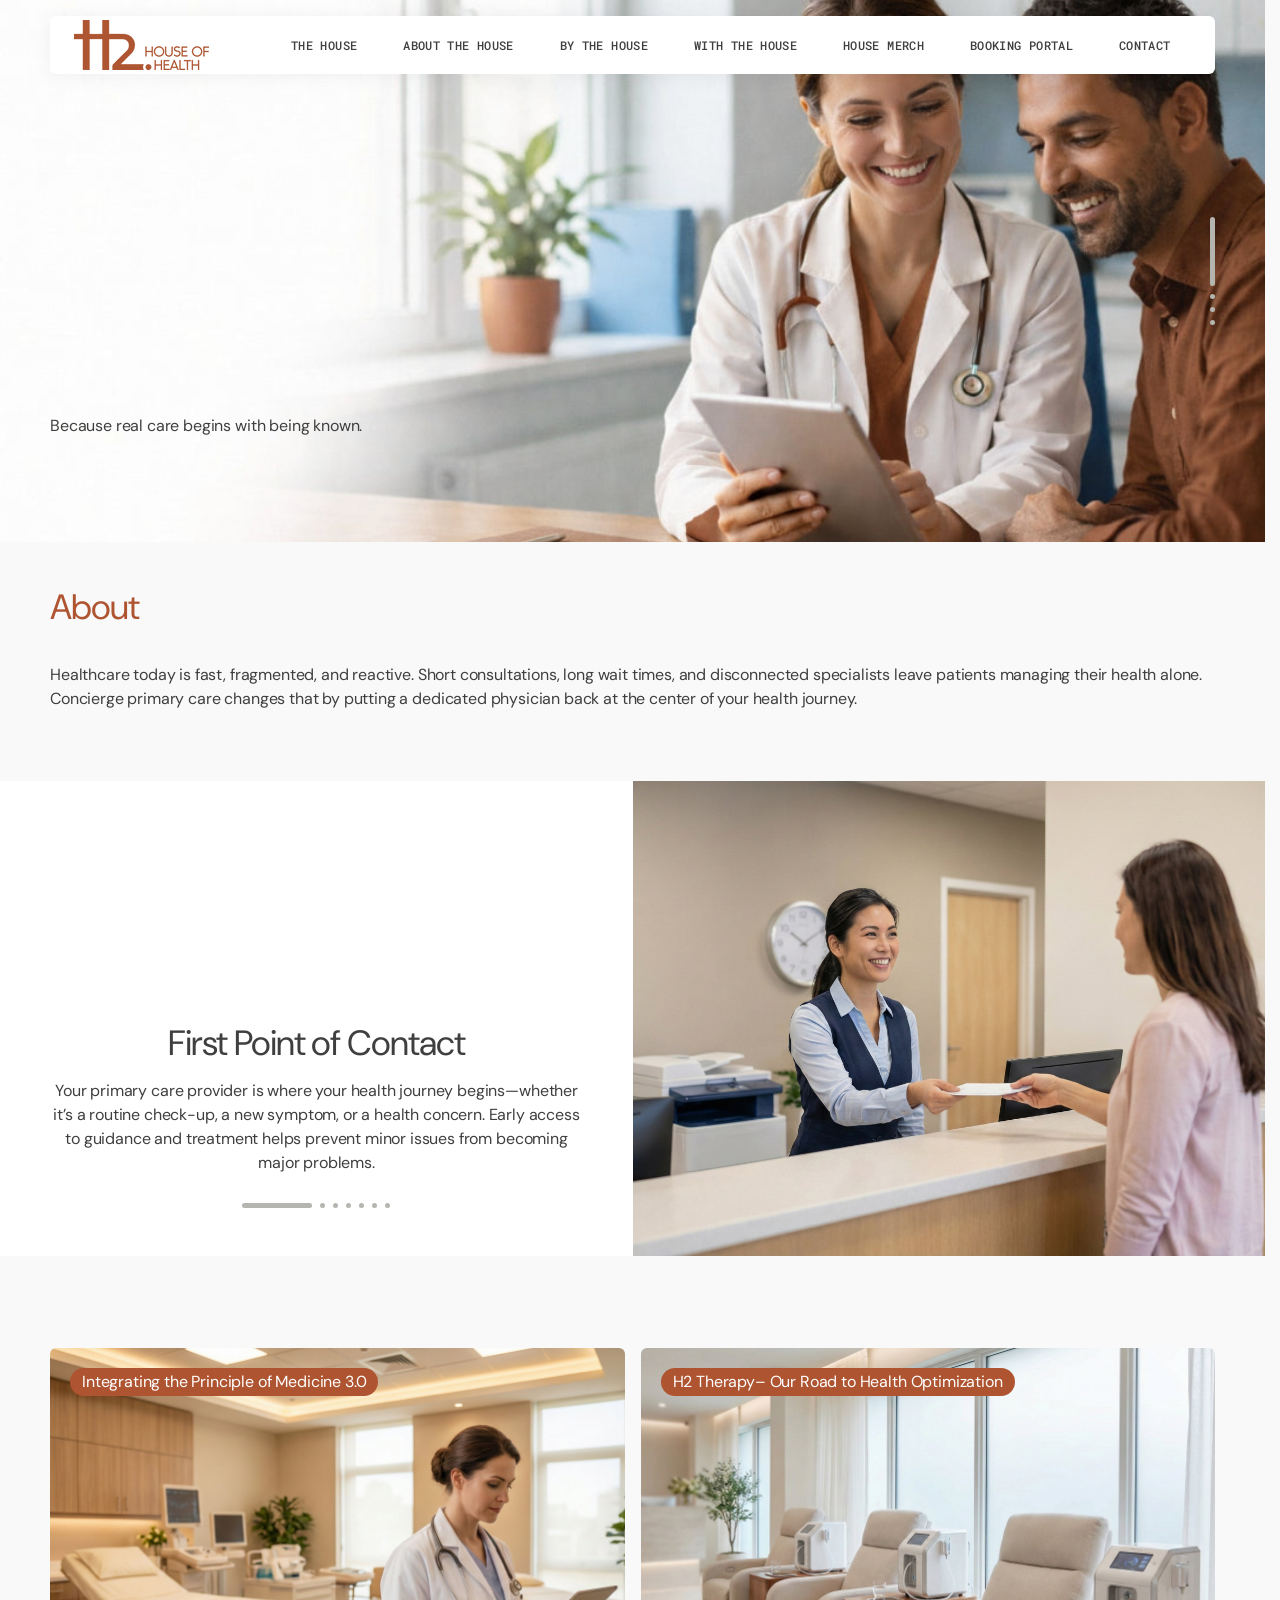
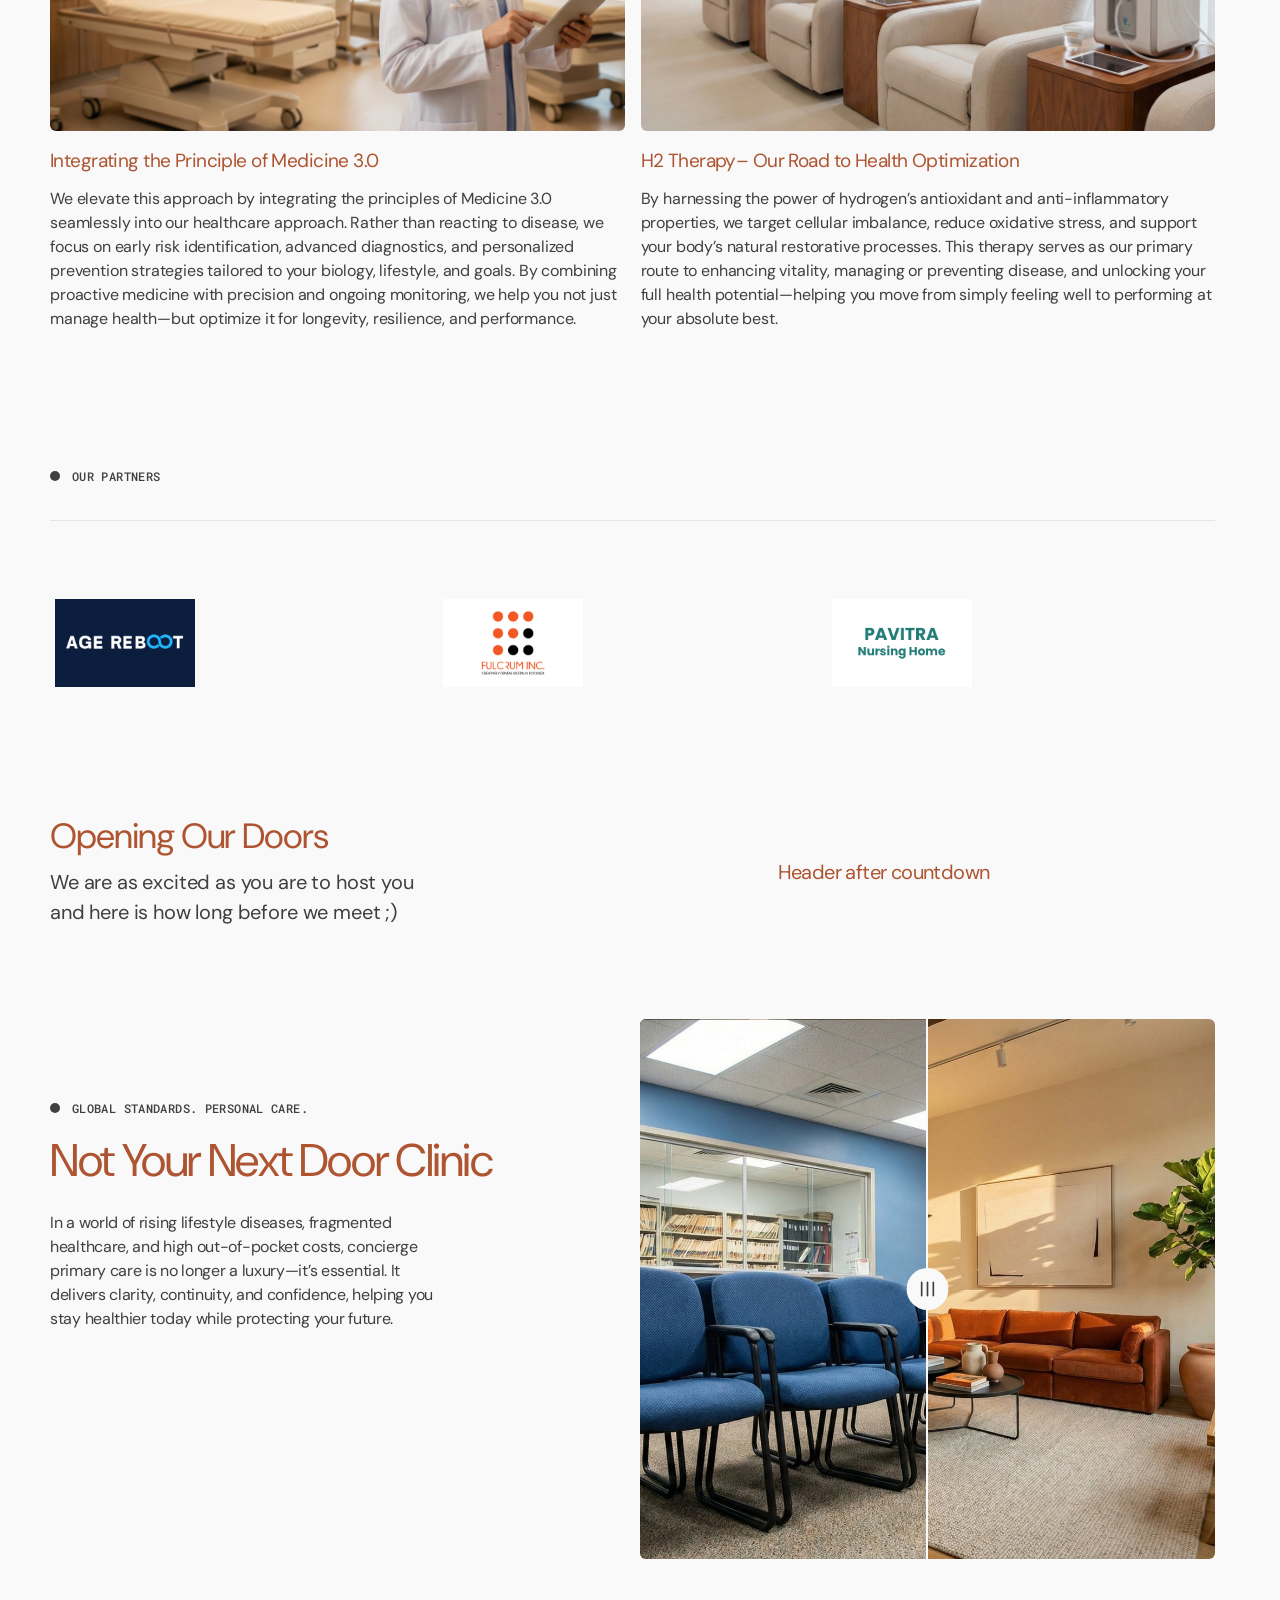
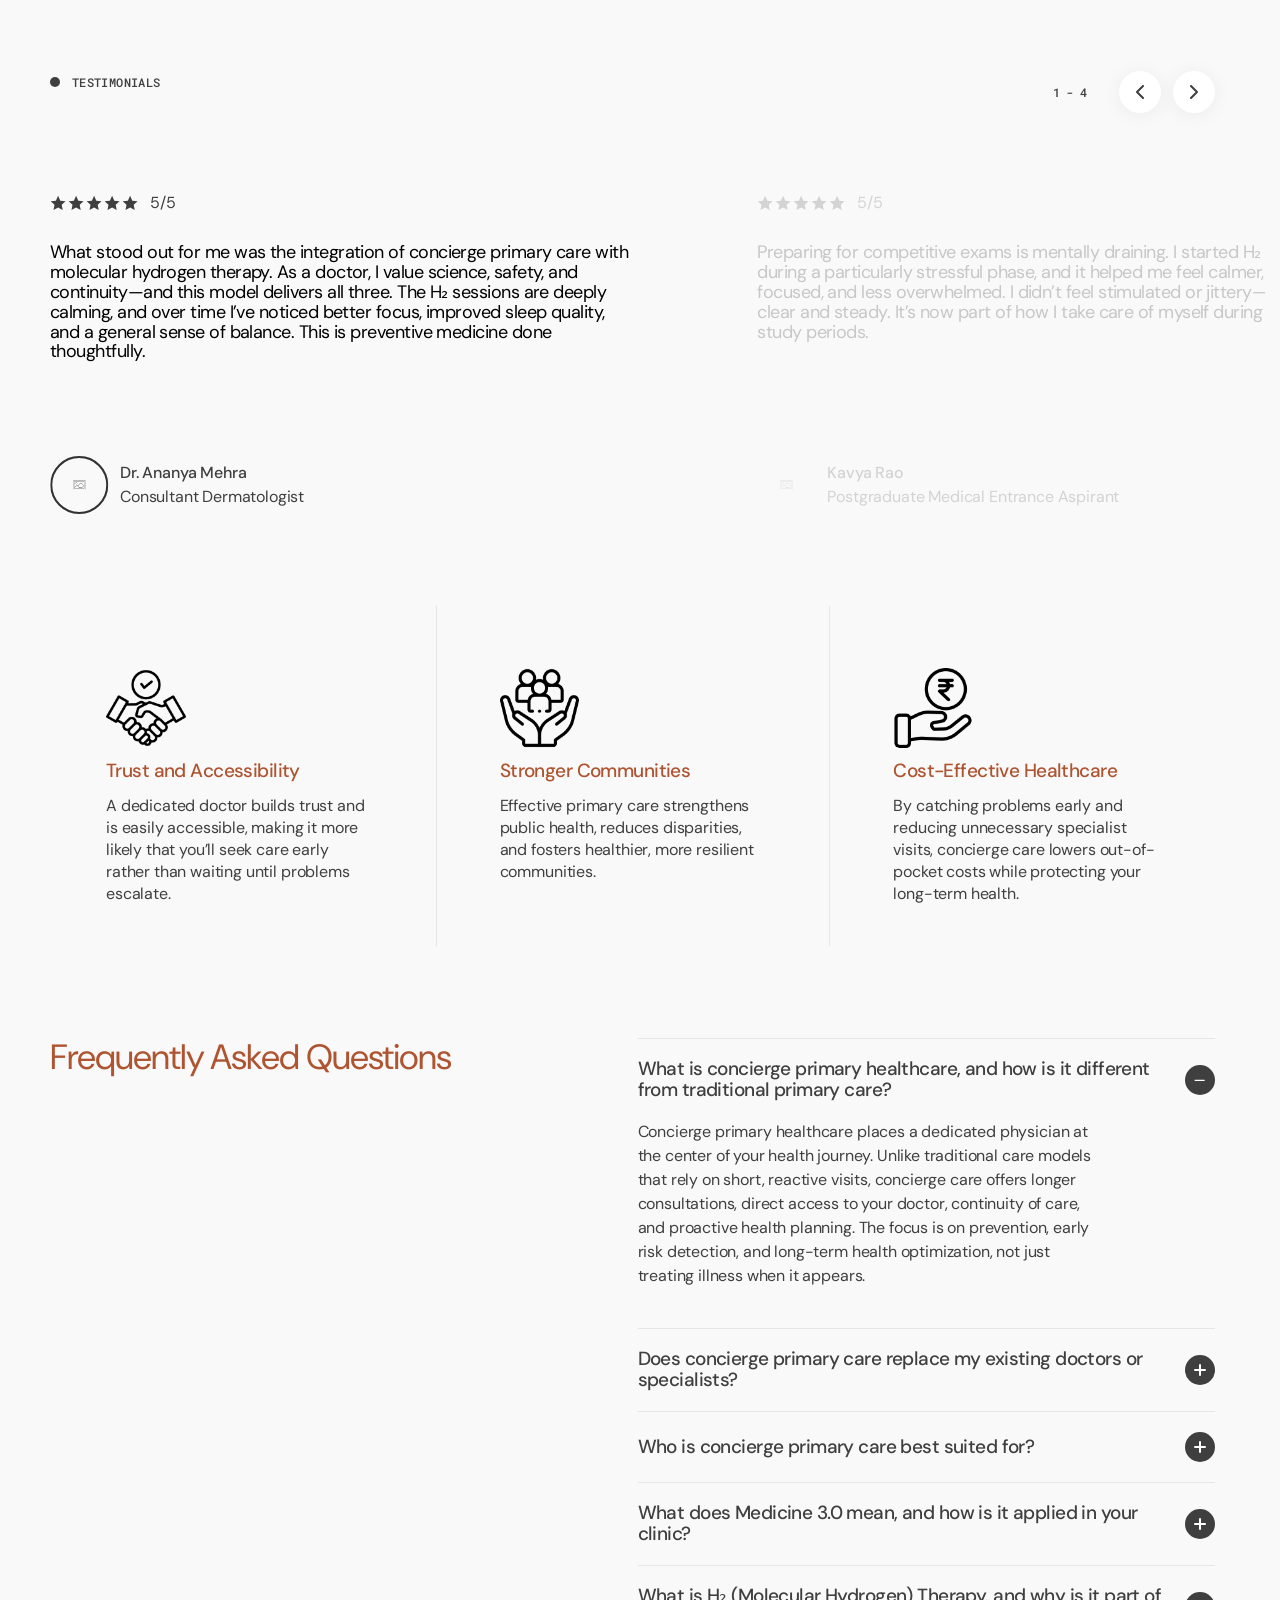
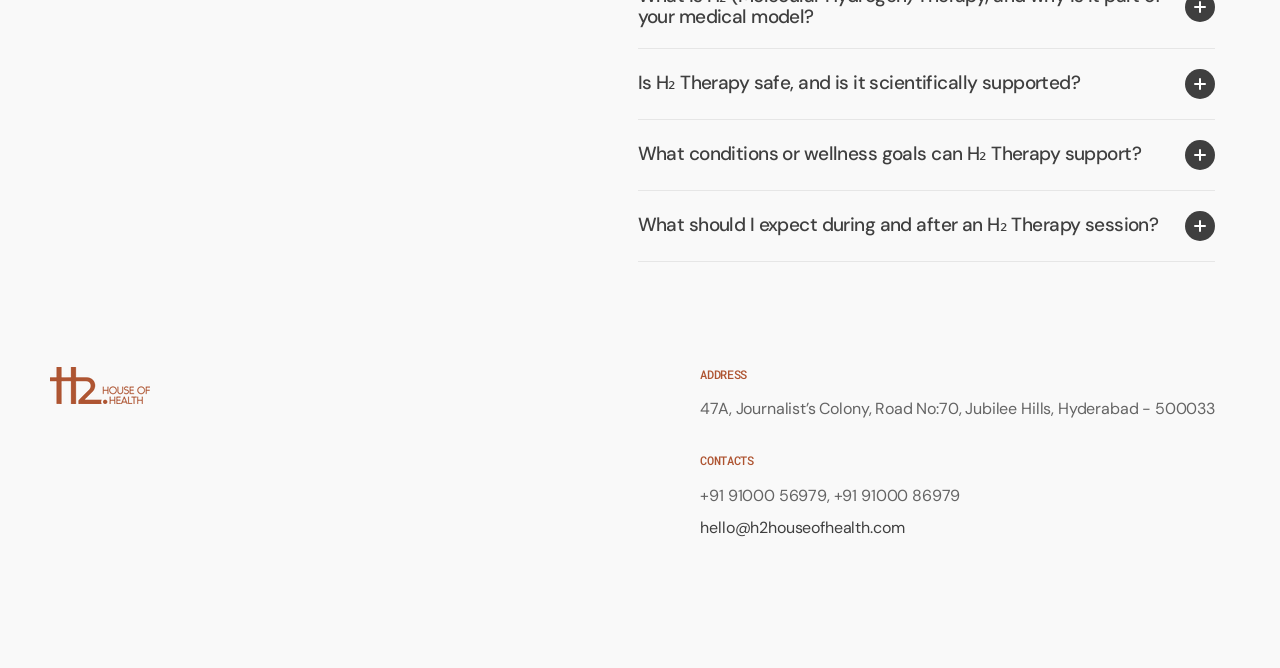
<file: index.html>
<!doctype html>
<html
	class='no-js'
	data-scheme='light'
	lang='en'
	dir="ltr"
>
<head>
		<meta charset='utf-8'>
		<meta http-equiv='X-UA-Compatible' content='IE=edge'>
		<meta name='viewport' content='width=device-width,initial-scale=1'>
		<meta name='theme-color' content=''>
		<link rel='canonical' href='index.html'><link
				rel='icon'
				type='image/png'
				href='cdn/shop/files/H2d33a.png?crop=center&amp;height=32&amp;v=1767874801&amp;width=32'
			><title>House of Health</title>

		

		

<meta property="og:site_name" content="House of Health">
<meta property="og:url" content="index.html">
<meta property="og:title" content="House of Health">
<meta property="og:type" content="website">
<meta property="og:description" content="House of Health"><meta name="twitter:card" content="summary_large_image">
<meta name="twitter:title" content="House of Health">
<meta name="twitter:description" content="House of Health">


		<script src='cdn/shop/t/2/assets/constants5310.js?v=57430444635880596041767860006' defer='defer'></script>
		<script src='cdn/shop/t/2/assets/pubsubb4f1.js?v=2921868252632587581767860006' defer='defer'></script>
		<script src='cdn/shop/t/2/assets/global8c0a.js?v=69555043828941998821767860006' defer='defer'></script>

		<script>
			function calculateScrollbarWidth() {
				const scrollbarWidth =
					window.innerWidth - document.documentElement.clientWidth
				document.documentElement.style.setProperty(
					'--scrollbar-width',
					scrollbarWidth + 'px'
				)
			}

			function calculateVh() {
				let vh = window.innerHeight * 0.01
				document.documentElement.style.setProperty('--vh', `${vh}px`)
			}

			window.addEventListener('load', calculateScrollbarWidth)
			window.addEventListener('resize', calculateScrollbarWidth)

			window.addEventListener('load', calculateVh)
			window.addEventListener('resize', calculateVh)
		</script>
<style data-theme-style>
			@font-face {
  font-family: "DM Sans";
  font-weight: 400;
  font-style: normal;
  font-display: swap;
  src: url("cdn/fonts/dm_sans/dmsans_n4.ec80bd4dd7e1a334c969c265873491ae56018d72.woff2") format("woff2"),
       url("cdn/fonts/dm_sans/dmsans_n4.87bdd914d8a61247b911147ae68e754d695c58a6.woff") format("woff");
}

			@font-face {
  font-family: "DM Sans";
  font-weight: 400;
  font-style: normal;
  font-display: swap;
  src: url("cdn/fonts/dm_sans/dmsans_n4.ec80bd4dd7e1a334c969c265873491ae56018d72.woff2") format("woff2"),
       url("cdn/fonts/dm_sans/dmsans_n4.87bdd914d8a61247b911147ae68e754d695c58a6.woff") format("woff");
}

			Liquid error (layout/theme line 88): font_face can only be used with a font drop
			@font-face {
  font-family: "Roboto Mono";
  font-weight: 500;
  font-style: normal;
  font-display: swap;
  src: url("cdn/fonts/roboto_mono/robotomono_n5.29a963c13062654edff960e0fc0769528bdca7e5.woff2") format("woff2"),
       url("cdn/fonts/roboto_mono/robotomono_n5.ba11b9a58fc32158ddb2acccd36cc62c012f4109.woff") format("woff");
}

			@font-face {
  font-family: "Roboto Mono";
  font-weight: 500;
  font-style: normal;
  font-display: swap;
  src: url("cdn/fonts/roboto_mono/robotomono_n5.29a963c13062654edff960e0fc0769528bdca7e5.woff2") format("woff2"),
       url("cdn/fonts/roboto_mono/robotomono_n5.ba11b9a58fc32158ddb2acccd36cc62c012f4109.woff") format("woff");
}

			@font-face {
  font-family: "DM Sans";
  font-weight: 500;
  font-style: normal;
  font-display: swap;
  src: url("cdn/fonts/dm_sans/dmsans_n5.8a0f1984c77eb7186ceb87c4da2173ff65eb012e.woff2") format("woff2"),
       url("cdn/fonts/dm_sans/dmsans_n5.9ad2e755a89e15b3d6c53259daad5fc9609888e6.woff") format("woff");
}

			@font-face {
  font-family: "DM Sans";
  font-weight: 400;
  font-style: normal;
  font-display: swap;
  src: url("cdn/fonts/dm_sans/dmsans_n4.ec80bd4dd7e1a334c969c265873491ae56018d72.woff2") format("woff2"),
       url("cdn/fonts/dm_sans/dmsans_n4.87bdd914d8a61247b911147ae68e754d695c58a6.woff") format("woff");
}

			@font-face {
  font-family: "Roboto Mono";
  font-weight: 500;
  font-style: normal;
  font-display: swap;
  src: url("cdn/fonts/roboto_mono/robotomono_n5.29a963c13062654edff960e0fc0769528bdca7e5.woff2") format("woff2"),
       url("cdn/fonts/roboto_mono/robotomono_n5.ba11b9a58fc32158ddb2acccd36cc62c012f4109.woff") format("woff");
}

			@font-face {
  font-family: "DM Sans";
  font-weight: 400;
  font-style: normal;
  font-display: swap;
  src: url("cdn/fonts/dm_sans/dmsans_n4.ec80bd4dd7e1a334c969c265873491ae56018d72.woff2") format("woff2"),
       url("cdn/fonts/dm_sans/dmsans_n4.87bdd914d8a61247b911147ae68e754d695c58a6.woff") format("woff");
}

			@font-face {
  font-family: "DM Sans";
  font-weight: 400;
  font-style: normal;
  font-display: swap;
  src: url("cdn/fonts/dm_sans/dmsans_n4.ec80bd4dd7e1a334c969c265873491ae56018d72.woff2") format("woff2"),
       url("cdn/fonts/dm_sans/dmsans_n4.87bdd914d8a61247b911147ae68e754d695c58a6.woff") format("woff");
}

			@font-face {
  font-family: "DM Sans";
  font-weight: 400;
  font-style: normal;
  font-display: swap;
  src: url("cdn/fonts/dm_sans/dmsans_n4.ec80bd4dd7e1a334c969c265873491ae56018d72.woff2") format("woff2"),
       url("cdn/fonts/dm_sans/dmsans_n4.87bdd914d8a61247b911147ae68e754d695c58a6.woff") format("woff");
}

			@font-face {
  font-family: "DM Sans";
  font-weight: 300;
  font-style: normal;
  font-display: swap;
  src: url("cdn/fonts/dm_sans/dmsans_n3.d218434bb518134511e5205d90c23cfb8a1b261b.woff2") format("woff2"),
       url("cdn/fonts/dm_sans/dmsans_n3.0c324a11de656e0e3f656188ad5de9ff34f70c04.woff") format("woff");
}

			@font-face {
  font-family: "DM Sans";
  font-weight: 400;
  font-style: normal;
  font-display: swap;
  src: url("cdn/fonts/dm_sans/dmsans_n4.ec80bd4dd7e1a334c969c265873491ae56018d72.woff2") format("woff2"),
       url("cdn/fonts/dm_sans/dmsans_n4.87bdd914d8a61247b911147ae68e754d695c58a6.woff") format("woff");
}

			@font-face {
  font-family: "DM Sans";
  font-weight: 500;
  font-style: normal;
  font-display: swap;
  src: url("cdn/fonts/dm_sans/dmsans_n5.8a0f1984c77eb7186ceb87c4da2173ff65eb012e.woff2") format("woff2"),
       url("cdn/fonts/dm_sans/dmsans_n5.9ad2e755a89e15b3d6c53259daad5fc9609888e6.woff") format("woff");
}

			@font-face {
  font-family: "DM Sans";
  font-weight: 700;
  font-style: normal;
  font-display: swap;
  src: url("cdn/fonts/dm_sans/dmsans_n7.97e21d81502002291ea1de8aefb79170c6946ce5.woff2") format("woff2"),
       url("cdn/fonts/dm_sans/dmsans_n7.af5c214f5116410ca1d53a2090665620e78e2e1b.woff") format("woff");
}

			@font-face {
  font-family: "DM Sans";
  font-weight: 400;
  font-style: italic;
  font-display: swap;
  src: url("cdn/fonts/dm_sans/dmsans_i4.b8fe05e69ee95d5a53155c346957d8cbf5081c1a.woff2") format("woff2"),
       url("cdn/fonts/dm_sans/dmsans_i4.403fe28ee2ea63e142575c0aa47684d65f8c23a0.woff") format("woff");
}

			@font-face {
  font-family: "DM Sans";
  font-weight: 400;
  font-style: normal;
  font-display: swap;
  src: url("cdn/fonts/dm_sans/dmsans_n4.ec80bd4dd7e1a334c969c265873491ae56018d72.woff2") format("woff2"),
       url("cdn/fonts/dm_sans/dmsans_n4.87bdd914d8a61247b911147ae68e754d695c58a6.woff") format("woff");
}

			@font-face {
  font-family: "DM Sans";
  font-weight: 500;
  font-style: normal;
  font-display: swap;
  src: url("cdn/fonts/dm_sans/dmsans_n5.8a0f1984c77eb7186ceb87c4da2173ff65eb012e.woff2") format("woff2"),
       url("cdn/fonts/dm_sans/dmsans_n5.9ad2e755a89e15b3d6c53259daad5fc9609888e6.woff") format("woff");
}

			
			
			@font-face {
  font-family: "DM Sans";
  font-weight: 400;
  font-style: italic;
  font-display: swap;
  src: url("cdn/fonts/dm_sans/dmsans_i4.b8fe05e69ee95d5a53155c346957d8cbf5081c1a.woff2") format("woff2"),
       url("cdn/fonts/dm_sans/dmsans_i4.403fe28ee2ea63e142575c0aa47684d65f8c23a0.woff") format("woff");
}

			@font-face {
  font-family: "DM Sans";
  font-weight: 700;
  font-style: italic;
  font-display: swap;
  src: url("cdn/fonts/dm_sans/dmsans_i7.52b57f7d7342eb7255084623d98ab83fd96e7f9b.woff2") format("woff2"),
       url("cdn/fonts/dm_sans/dmsans_i7.d5e14ef18a1d4a8ce78a4187580b4eb1759c2eda.woff") format("woff");
}


			
			  :root,
			  [data-scheme=light] .color-background-1 {
			    --color-background: 249,249,249;
			    --color-background-secondary: 255,255,255;
			    --color-background-tertiary: 239,239,234;
			    
			      --gradient-background: #f9f9f9;
			    
			    --color-foreground: 63, 63, 63;
			    --color-foreground-secondary: 63, 63, 63;
			    --color-foreground-tertiary: 175, 175, 175;
			    --color-foreground-title: 174, 84, 49;

			    --color-button-text: 255, 255, 255;
			    --color-button-text-hover: 255, 255, 255;
			    --color-button: 174, 84, 49;
			    --color-button-hover: 174, 84, 49;

					--color-button-secondary-background: 63, 63, 63;
			    --color-button-secondary-background-hover: 39, 39, 36;

			    --color-button-secondary-text: 255, 255, 255;
			    --color-button-secondary-text-hover: 255, 255, 255;

			    --color-button-tertiary-text: 63, 63, 63;
			    --color-button-tertiary-text-hover: 63, 63, 63;

					   --color-button-tertiary-background: 241, 241, 241;
			    --color-button-tertiary-background-hover: 238, 238, 238;

					   --color-button-tertiary-border: , , ;
			    --color-button-tertiary-border-hover: , , ;

					--color-card-price-new: 63, 63, 63;
			       --color-card-price-old: 153, 153, 153;

					--colors_marker_background: 255, 255, 255;
					--color-accent: 63, 63, 63;
			    --color-overlay: 255, 255, 255;
			    --color-border-input: 241, 241, 241;
			    --color-border-input-hover: 241, 241, 241;
			    --color-background-input: 241, 241, 241;
			    --color-background-input-hover: 241, 241, 241;
			    --color-border: 230, 230, 230;
			    --color-badge-background: 66, 119, 253;
			    --color-badge-text: 255, 255, 255;
			  }
			  @media (prefers-color-scheme: light) {
			    :root,
			    [data-scheme=auto] .color-background-1 {
			      --color-background: 249,249,249;
			      --color-background-secondary: 255,255,255;
			      --color-background-tertiary: 239,239,234;
			      
			        --gradient-background: #f9f9f9;
			      
			      --color-foreground: 63, 63, 63;
			      --color-foreground-secondary: 63, 63, 63;
			      --color-foreground-tertiary: 175, 175, 175;
			      --color-foreground-title: 174, 84, 49;

			      --color-button-text: 255, 255, 255;
			      --color-button-text-hover: 255, 255, 255;
			      --color-button: 174, 84, 49;
			      --color-button-hover: 174, 84, 49;

			      --color-button-secondary-background: 63, 63, 63;
			    	--color-button-secondary-background-hover: 39, 39, 36;

						--color-button-secondary-text: 255, 255, 255;
			      --color-button-secondary-text-hover: 255, 255, 255;

			      --color-button-tertiary-text: 63, 63, 63;
			      --color-button-tertiary-text-hover: 63, 63, 63;

						--color-button-tertiary-background: 241, 241, 241;
			    	--color-button-tertiary-background-hover: 238, 238, 238;

						--color-button-tertiary-border: , , ;
			    	--color-button-tertiary-border-hover: , , ;

						--color-card-price-new: 63, 63, 63;
			       	--color-card-price-old: 153, 153, 153;

						--colors_marker_background: 255, 255, 255;
						--color-accent: 63, 63, 63;
			      --color-overlay: 255, 255, 255;
			      --color-border-input: 241, 241, 241;
			      --color-border-input-hover: 241, 241, 241;
			      --color-background-input: 241, 241, 241;
			      --color-background-input-hover: 241, 241, 241;
			      --color-border: 230, 230, 230;
			      --color-badge-background: 66, 119, 253;
			      --color-badge-text: 255, 255, 255;
			    }
			  }
			
			  
			  [data-scheme=light] .color-background-2 {
			    --color-background: 255,255,255;
			    --color-background-secondary: 241,241,241;
			    --color-background-tertiary: 239,239,234;
			    
			      --gradient-background: #ffffff;
			    
			    --color-foreground: 63, 63, 63;
			    --color-foreground-secondary: 109, 109, 109;
			    --color-foreground-tertiary: 109, 109, 109;
			    --color-foreground-title: 63, 63, 63;

			    --color-button-text: 63, 63, 63;
			    --color-button-text-hover: 63, 63, 63;
			    --color-button: 247, 212, 0;
			    --color-button-hover: 238, 210, 40;

					--color-button-secondary-background: 63, 63, 63;
			    --color-button-secondary-background-hover: 63, 63, 63;

			    --color-button-secondary-text: 255, 255, 255;
			    --color-button-secondary-text-hover: 255, 255, 255;

			    --color-button-tertiary-text: 63, 63, 63;
			    --color-button-tertiary-text-hover: 63, 63, 63;

					   --color-button-tertiary-background: 255, 255, 255;
			    --color-button-tertiary-background-hover: 255, 255, 255;

					   --color-button-tertiary-border: , , ;
			    --color-button-tertiary-border-hover: , , ;

					--color-card-price-new: 63, 63, 63;
			       --color-card-price-old: 153, 153, 153;

					--colors_marker_background: 255, 255, 255;
					--color-accent: 63, 63, 63;
			    --color-overlay: 245, 240, 237;
			    --color-border-input: 241, 241, 241;
			    --color-border-input-hover: 241, 241, 241;
			    --color-background-input: 255, 255, 255;
			    --color-background-input-hover: 255, 255, 255;
			    --color-border: 223, 223, 223;
			    --color-badge-background: 255, 255, 255;
			    --color-badge-text: 19, 19, 19;
			  }
			  @media (prefers-color-scheme: light) {
			    
			    [data-scheme=auto] .color-background-2 {
			      --color-background: 255,255,255;
			      --color-background-secondary: 241,241,241;
			      --color-background-tertiary: 239,239,234;
			      
			        --gradient-background: #ffffff;
			      
			      --color-foreground: 63, 63, 63;
			      --color-foreground-secondary: 109, 109, 109;
			      --color-foreground-tertiary: 109, 109, 109;
			      --color-foreground-title: 63, 63, 63;

			      --color-button-text: 63, 63, 63;
			      --color-button-text-hover: 63, 63, 63;
			      --color-button: 247, 212, 0;
			      --color-button-hover: 238, 210, 40;

			      --color-button-secondary-background: 63, 63, 63;
			    	--color-button-secondary-background-hover: 63, 63, 63;

						--color-button-secondary-text: 255, 255, 255;
			      --color-button-secondary-text-hover: 255, 255, 255;

			      --color-button-tertiary-text: 63, 63, 63;
			      --color-button-tertiary-text-hover: 63, 63, 63;

						--color-button-tertiary-background: 255, 255, 255;
			    	--color-button-tertiary-background-hover: 255, 255, 255;

						--color-button-tertiary-border: , , ;
			    	--color-button-tertiary-border-hover: , , ;

						--color-card-price-new: 63, 63, 63;
			       	--color-card-price-old: 153, 153, 153;

						--colors_marker_background: 255, 255, 255;
						--color-accent: 63, 63, 63;
			      --color-overlay: 245, 240, 237;
			      --color-border-input: 241, 241, 241;
			      --color-border-input-hover: 241, 241, 241;
			      --color-background-input: 255, 255, 255;
			      --color-background-input-hover: 255, 255, 255;
			      --color-border: 223, 223, 223;
			      --color-badge-background: 255, 255, 255;
			      --color-badge-text: 19, 19, 19;
			    }
			  }
			
			  
			  [data-scheme=light] .color-background-3 {
			    --color-background: 63,63,63;
			    --color-background-secondary: 83,85,81;
			    --color-background-tertiary: 51,51,51;
			    
			      --gradient-background: #3f3f3f;
			    
			    --color-foreground: 255, 255, 255;
			    --color-foreground-secondary: 249, 249, 249;
			    --color-foreground-tertiary: 255, 255, 255;
			    --color-foreground-title: 255, 255, 255;

			    --color-button-text: 63, 63, 63;
			    --color-button-text-hover: 63, 63, 63;
			    --color-button: 247, 212, 0;
			    --color-button-hover: 238, 210, 40;

					--color-button-secondary-background: 63, 63, 63;
			    --color-button-secondary-background-hover: 63, 63, 63;

			    --color-button-secondary-text: 255, 255, 255;
			    --color-button-secondary-text-hover: 255, 255, 255;

			    --color-button-tertiary-text: 249, 249, 249;
			    --color-button-tertiary-text-hover: 249, 249, 249;

					   --color-button-tertiary-background: 63, 63, 63;
			    --color-button-tertiary-background-hover: 119, 119, 119;

					   --color-button-tertiary-border: , , ;
			    --color-button-tertiary-border-hover: , , ;

					--color-card-price-new: 63, 63, 63;
			       --color-card-price-old: 153, 153, 153;

					--colors_marker_background: 255, 255, 255;
					--color-accent: 63, 63, 63;
			    --color-overlay: 19, 19, 19;
			    --color-border-input: 241, 241, 241;
			    --color-border-input-hover: 241, 241, 241;
			    --color-background-input: 63, 63, 63;
			    --color-background-input-hover: 63, 63, 63;
			    --color-border: 62, 62, 62;
			    --color-badge-background: 255, 255, 255;
			    --color-badge-text: 19, 19, 19;
			  }
			  @media (prefers-color-scheme: light) {
			    
			    [data-scheme=auto] .color-background-3 {
			      --color-background: 63,63,63;
			      --color-background-secondary: 83,85,81;
			      --color-background-tertiary: 51,51,51;
			      
			        --gradient-background: #3f3f3f;
			      
			      --color-foreground: 255, 255, 255;
			      --color-foreground-secondary: 249, 249, 249;
			      --color-foreground-tertiary: 255, 255, 255;
			      --color-foreground-title: 255, 255, 255;

			      --color-button-text: 63, 63, 63;
			      --color-button-text-hover: 63, 63, 63;
			      --color-button: 247, 212, 0;
			      --color-button-hover: 238, 210, 40;

			      --color-button-secondary-background: 63, 63, 63;
			    	--color-button-secondary-background-hover: 63, 63, 63;

						--color-button-secondary-text: 255, 255, 255;
			      --color-button-secondary-text-hover: 255, 255, 255;

			      --color-button-tertiary-text: 249, 249, 249;
			      --color-button-tertiary-text-hover: 249, 249, 249;

						--color-button-tertiary-background: 63, 63, 63;
			    	--color-button-tertiary-background-hover: 119, 119, 119;

						--color-button-tertiary-border: , , ;
			    	--color-button-tertiary-border-hover: , , ;

						--color-card-price-new: 63, 63, 63;
			       	--color-card-price-old: 153, 153, 153;

						--colors_marker_background: 255, 255, 255;
						--color-accent: 63, 63, 63;
			      --color-overlay: 19, 19, 19;
			      --color-border-input: 241, 241, 241;
			      --color-border-input-hover: 241, 241, 241;
			      --color-background-input: 63, 63, 63;
			      --color-background-input-hover: 63, 63, 63;
			      --color-border: 62, 62, 62;
			      --color-badge-background: 255, 255, 255;
			      --color-badge-text: 19, 19, 19;
			    }
			  }
			
			  
			  [data-scheme=light] .color-background-4 {
			    --color-background: 174,84,49;
			    --color-background-secondary: 255,251,229;
			    --color-background-tertiary: 239,239,234;
			    
			      --gradient-background: #ae5431;
			    
			    --color-foreground: 63, 63, 63;
			    --color-foreground-secondary: 119, 119, 119;
			    --color-foreground-tertiary: 175, 175, 175;
			    --color-foreground-title: 63, 63, 63;

			    --color-button-text: 249, 249, 249;
			    --color-button-text-hover: 249, 249, 249;
			    --color-button: 39, 39, 36;
			    --color-button-hover: 39, 39, 36;

					--color-button-secondary-background: 63, 63, 63;
			    --color-button-secondary-background-hover: 71, 71, 69;

			    --color-button-secondary-text: 255, 255, 255;
			    --color-button-secondary-text-hover: 255, 255, 255;

			    --color-button-tertiary-text: 63, 63, 63;
			    --color-button-tertiary-text-hover: 63, 63, 63;

					   --color-button-tertiary-background: 255, 255, 255;
			    --color-button-tertiary-background-hover: 255, 255, 255;

					   --color-button-tertiary-border: , , ;
			    --color-button-tertiary-border-hover: , , ;

					--color-card-price-new: 63, 63, 63;
			       --color-card-price-old: 153, 153, 153;

					--colors_marker_background: 255, 255, 255;
					--color-accent: 241, 229, 155;
			    --color-overlay: 255, 255, 255;
			    --color-border-input: 241, 241, 241;
			    --color-border-input-hover: 241, 241, 241;
			    --color-background-input: 241, 241, 241;
			    --color-background-input-hover: 241, 241, 241;
			    --color-border: 230, 230, 230;
			    --color-badge-background: 66, 119, 253;
			    --color-badge-text: 255, 255, 255;
			  }
			  @media (prefers-color-scheme: light) {
			    
			    [data-scheme=auto] .color-background-4 {
			      --color-background: 174,84,49;
			      --color-background-secondary: 255,251,229;
			      --color-background-tertiary: 239,239,234;
			      
			        --gradient-background: #ae5431;
			      
			      --color-foreground: 63, 63, 63;
			      --color-foreground-secondary: 119, 119, 119;
			      --color-foreground-tertiary: 175, 175, 175;
			      --color-foreground-title: 63, 63, 63;

			      --color-button-text: 249, 249, 249;
			      --color-button-text-hover: 249, 249, 249;
			      --color-button: 39, 39, 36;
			      --color-button-hover: 39, 39, 36;

			      --color-button-secondary-background: 63, 63, 63;
			    	--color-button-secondary-background-hover: 71, 71, 69;

						--color-button-secondary-text: 255, 255, 255;
			      --color-button-secondary-text-hover: 255, 255, 255;

			      --color-button-tertiary-text: 63, 63, 63;
			      --color-button-tertiary-text-hover: 63, 63, 63;

						--color-button-tertiary-background: 255, 255, 255;
			    	--color-button-tertiary-background-hover: 255, 255, 255;

						--color-button-tertiary-border: , , ;
			    	--color-button-tertiary-border-hover: , , ;

						--color-card-price-new: 63, 63, 63;
			       	--color-card-price-old: 153, 153, 153;

						--colors_marker_background: 255, 255, 255;
						--color-accent: 241, 229, 155;
			      --color-overlay: 255, 255, 255;
			      --color-border-input: 241, 241, 241;
			      --color-border-input-hover: 241, 241, 241;
			      --color-background-input: 241, 241, 241;
			      --color-background-input-hover: 241, 241, 241;
			      --color-border: 230, 230, 230;
			      --color-badge-background: 66, 119, 253;
			      --color-badge-text: 255, 255, 255;
			    }
			  }
			
			  
			  [data-scheme=light] .color-background-5 {
			    --color-background: 255,255,255;
			    --color-background-secondary: 243,244,241;
			    --color-background-tertiary: 243,244,241;
			    
			      --gradient-background: #ffffff;
			    
			    --color-foreground: 116, 116, 115;
			    --color-foreground-secondary: 119, 119, 119;
			    --color-foreground-tertiary: 175, 175, 175;
			    --color-foreground-title: 116, 116, 115;

			    --color-button-text: 235, 235, 235;
			    --color-button-text-hover: 235, 235, 235;
			    --color-button: 39, 39, 36;
			    --color-button-hover: 0, 0, 0;

					--color-button-secondary-background: 39, 39, 36;
			    --color-button-secondary-background-hover: 0, 0, 0;

			    --color-button-secondary-text: 235, 235, 235;
			    --color-button-secondary-text-hover: 235, 235, 235;

			    --color-button-tertiary-text: 63, 63, 63;
			    --color-button-tertiary-text-hover: 63, 63, 63;

					   --color-button-tertiary-background: 255, 255, 255;
			    --color-button-tertiary-background-hover: 249, 249, 249;

					   --color-button-tertiary-border: , , ;
			    --color-button-tertiary-border-hover: , , ;

					--color-card-price-new: 39, 39, 36;
			       --color-card-price-old: 119, 119, 119;

					--colors_marker_background: 255, 255, 255;
					--color-accent: 237, 91, 67;
			    --color-overlay: 243, 244, 241;
			    --color-border-input: 243, 244, 241;
			    --color-border-input-hover: 243, 244, 241;
			    --color-background-input: 243, 244, 241;
			    --color-background-input-hover: 243, 244, 241;
			    --color-border: 236, 236, 236;
			    --color-badge-background: 237, 91, 67;
			    --color-badge-text: 255, 255, 255;
			  }
			  @media (prefers-color-scheme: light) {
			    
			    [data-scheme=auto] .color-background-5 {
			      --color-background: 255,255,255;
			      --color-background-secondary: 243,244,241;
			      --color-background-tertiary: 243,244,241;
			      
			        --gradient-background: #ffffff;
			      
			      --color-foreground: 116, 116, 115;
			      --color-foreground-secondary: 119, 119, 119;
			      --color-foreground-tertiary: 175, 175, 175;
			      --color-foreground-title: 116, 116, 115;

			      --color-button-text: 235, 235, 235;
			      --color-button-text-hover: 235, 235, 235;
			      --color-button: 39, 39, 36;
			      --color-button-hover: 0, 0, 0;

			      --color-button-secondary-background: 39, 39, 36;
			    	--color-button-secondary-background-hover: 0, 0, 0;

						--color-button-secondary-text: 235, 235, 235;
			      --color-button-secondary-text-hover: 235, 235, 235;

			      --color-button-tertiary-text: 63, 63, 63;
			      --color-button-tertiary-text-hover: 63, 63, 63;

						--color-button-tertiary-background: 255, 255, 255;
			    	--color-button-tertiary-background-hover: 249, 249, 249;

						--color-button-tertiary-border: , , ;
			    	--color-button-tertiary-border-hover: , , ;

						--color-card-price-new: 39, 39, 36;
			       	--color-card-price-old: 119, 119, 119;

						--colors_marker_background: 255, 255, 255;
						--color-accent: 237, 91, 67;
			      --color-overlay: 243, 244, 241;
			      --color-border-input: 243, 244, 241;
			      --color-border-input-hover: 243, 244, 241;
			      --color-background-input: 243, 244, 241;
			      --color-background-input-hover: 243, 244, 241;
			      --color-border: 236, 236, 236;
			      --color-badge-background: 237, 91, 67;
			      --color-badge-text: 255, 255, 255;
			    }
			  }
			

			body, .color-background-1, .color-background-2, .color-background-3, .color-background-4, .color-background-5 {
			  color: rgba(var(--color-foreground));
			  background-color: rgb(var(--color-background));
			}

			:root {
			  --announcement-height: 0px;
			  --header-height: 0px;
			  --breadcrumbs-height: 0px;
			  --scrollbar-width: 0px;
			  --vh: 1vh;

			  --spaced-section: 5rem;

			  --font-body-family: "DM Sans", sans-serif;
			  --font-body-style: normal;
			  --font-body-weight: 400;

			  --font-body-scale: 1.6;
			  --font-body-line-height: 1.5;
			  --font-body-letter-spacing: -0.1em;

			  --font-heading-family: "DM Sans", sans-serif;
			  --font-heading-style: normal;
			  --font-heading-weight: 400;
			  --font-heading-letter-spacing: -0.3em;
			  --font-heading-line-height: 1.1;
			  --font-heading-text-transform: none;

			  --font-subtitle-family: "Roboto Mono", monospace;
			  --font-subtitle-style: normal;
			  --font-subtitle-weight: 500;
			  --font-subtitle-text-transform: uppercase;
			  --font-subtitle-scale: 1.24;

			  --font-heading-h1-scale: 1.27;
			  --font-heading-h2-scale: 1.17;
			  --font-heading-h3-scale: 1.0;
			  --font-heading-h4-scale: 1.0;
			  --font-heading-h5-scale: 1.0;
				--font-heading-h6-scale: 1.0;

			  --font-heading-card-family: "DM Sans", sans-serif;
			  --font-heading-card-style: normal;
			  --font-heading-card-weight: 500;
			  --font-text-card-family: "DM Sans", sans-serif;
			  --font-text-card-style: normal;
			  --font-text-card-weight: 400;

			  --font-heading-card-scale: 2.0;
			  --font-text-card-scale: 1.4;

			  --font-button-family: "Roboto Mono", monospace;
			  --font-button-style: normal;
			  --font-button-weight: 500;
			  --font-button-text-transform: uppercase;

			  --font-button-letter-spacing: 0.03em;
			  --font-subtitle-letter-spacing: 0.3em;
			  --font-badge-letter-spacing: -0.02em;
			  --font-menu-letter-spacing: 0.03em;
			  --font-big-menu-letter-spacing: -0.04em;

			  --font-header-menu-family: "Roboto Mono", monospace;
			  --font-header-menu-style: normal;
			  --font-header-menu-weight: 500;
			  --font-header-menu-text-transform: uppercase;

			  --font-footer-menu-family: "DM Sans", sans-serif;
			  --font-footer-menu-style: normal;
			  --font-footer-menu-weight: 400;
			  --font-footer-link-size: px;
			  --font-footer-bottom-link-size: px;

			  --font-popups-heading-family: "DM Sans", sans-serif;
			  --font-popups-heading-style: normal;
			  --font-popups-heading-weight: 400;
			  --font-popups-text-family: "DM Sans", sans-serif;
			  --font-popups-text-style: normal;
			  --font-popups-text-weight: 400;
			  --font-popup-heading-scale: 1.23;
			  --font-popup-desc-scale: 1.0;
			  --font-popup-text-scale: 1.07;
			  --font-notification-heading-scale: 1.0;
			  --font-notification-text-scale: 1.0;

			  --border-radius-main: 6px;
			  --border-radius-button: 100px;
			  --border-radius-badge: 30px;
			  --payment-terms-background-color: ;
			}

			@media screen and (min-width: 990px) {
			  :root {
			   --spaced-section: 16rem;
			  }
			}

			*,
			*::before,
			*::after {
			box-sizing: inherit;
			}

			html {
			  box-sizing: border-box;
			  font-size: 10px;
			  height: 100%;
			}

			body {
			  position: relative;
			  display: flex;
			  flex-direction: column;
			  min-height: 100%;
			  margin: 0;
			 	font-size: calc(var(--font-body-scale) * 1rem);
			  line-height: var(--font-body-line-height);
			  font-family: var(--font-body-family);
			  font-style: var(--font-body-style);
			  font-weight: var(--font-body-weight);
			  letter-spacing: calc(var(--font-body-letter-spacing) * 0.1);
			  overflow-x: hidden;
			}



			#MainContent {
			  flex-grow: 1;
			}
		</style>

		<style data-theme-style>
  
  [data-scheme=dark] .color-background-1 {
  	--color-background: 31, 31, 31;
  	--color-overlay: 0, 0, 0;
  	--gradient-background: rgb(31, 31, 31);
  	--color-foreground: 229, 229, 229;
  	--color-foreground-secondary: 169, 169, 169;
  	--color-foreground-tertiary: 169, 169, 169;
  	--color-foreground-title: 229, 229, 229;
  	--color-border-input: 53, 53, 53;
  	--color-border-input-hover: 63, 63, 63;
  	--color-background-input: 40, 40, 40;
  	--color-background-input-hover: 10, 10, 10;
  	--color-border: 53, 53, 53;
  	--color-announcement-bar: 0, 0, 0;
  	--color-announcement-bar-background-1: 0, 0, 0;
  	--alpha-link: 0.5;
  	--color-button: 53, 53, 53;
  	--color-button-hover: 33, 33, 33;
  	--color-button-text: 229, 229, 229;
  	--color-button-text-hover: 229, 229, 229;
  	--color-button-secondary-background: 53, 53, 53;
  	--color-button-secondary-background-hover: 63, 63, 63;
  	--color-button-secondary-text: 229, 229, 229;
  	--color-button-secondary-text-hover: 229, 229, 229;
		--color-button-tertiary-background:  229, 229, 229;
		--color-button-tertiary-background-hover: 255, 255, 255;
		--color-button-tertiary-border: 229, 229, 229;
		--color-button-tertiary-border-hover: 53, 53, 53;
  	--color-button-tertiary-text: 63, 63, 63;
  	--color-button-tertiary-text-hover: 63, 63, 63;
		--color-card-price-new: 255, 255, 255;
      --color-card-price-old: 229, 229, 229;
  	--alpha-button-background: 1;
  	--alpha-button-border: 1;
  	--color-placeholder-input: 229, 229, 229;
  	--color-error-background: 0, 0, 0;
  	--color-title-text: 229, 229, 229;
		--color-accent: 229, 229, 229;

		.slideshow-slide__title {
			--color-foreground-title: 174, 84, 49;
		}

		.slideshow-slide__desc {
			--color-foreground: 63, 63, 63;
		}

		.promo-block__overlay_light {
			--color-overlay: 255, 255, 255;
		}

		.promo-block__content_light, .aside-menu__promo-container_image {
			--color-foreground-title: 174, 84, 49;
			--color-foreground: 63, 63, 63;
		}

		.product-grid__content_title, .product-grid__content_wrapper, .product-grid__content_vendor,
		.product-grid__content .price, .product-grid__content .price--on-sale .price-item--regular,
		.product-grid__content_description, .product-grid__content_collection-title {
			--color-foreground-title: 174, 84, 49;
			--color-foreground: 63, 63, 63;
			--color-card-price-new: 63, 63, 63;
			--color-card-price-old: 153, 153, 153;
			--color-foreground-secondary: 63, 63, 63;
		}

		.collection-hero__inner_image, .slideshow-column__text-slider__wrapper_image {
			--color-foreground: 63, 63, 63;
			--color-foreground-title: 174, 84, 49;
		}
  }

  @media (prefers-color-scheme: dark) {
  	[data-scheme=auto] .color-background-1 {
  		--color-background: 31, 31, 31;
  		--gradient-background: rgb(31, 31, 31);
  		--color-overlay: 0, 0, 0;
  		--color-foreground: 229, 229, 229;
  		--color-foreground-secondary: 169, 169, 169;
  		--color-foreground-tertiary: 169, 169, 169;
  		--color-foreground-title: 229, 229, 229;
  		--color-border-input: 53, 53, 53;
  		--color-border-input-hover: 63, 63, 63;
  		--color-background-input: 40, 40, 40;
  		--color-background-input-hover: 10, 10, 10;
  		--color-border: 53, 53, 53;
  		--color-announcement-bar: 0, 0, 0;
  		--color-announcement-bar-background-1: 0, 0, 0;
  		--alpha-link: 0.5;
  		--color-button: 53, 53, 53;
  		--color-button-hover: 33, 33, 33;
  		--color-button-text: 229, 229, 229;
  		--color-button-text-hover: 229, 229, 229;
  		--color-button-secondary-background: 53, 53, 53;
  		--color-button-secondary-background-hover: 63, 63, 63;
  		--color-button-secondary-text: 229, 229, 229;
  		--color-button-secondary-text-hover: 229, 229, 229;
  		--color-button-tertiary-background:  229, 229, 229;
			--color-button-tertiary-background-hover: 255, 255, 255;
			--color-button-tertiary-border: 229, 229, 229;
			--color-button-tertiary-border-hover: 53, 53, 53;
  		--color-button-tertiary-text: 63, 63, 63;
  		--color-button-tertiary-text-hover: 63, 63, 63;
			--color-card-price-new: 255, 255, 255;
      --color-card-price-old: 229, 229, 229;
  		--alpha-button-background: 1;
  		--alpha-button-border: 1;
  		--color-placeholder-input: 229, 229, 229;
  		--color-error-background: 0, 0, 0;
  		--color-title-text: 229, 229, 229;
			--color-accent: 229, 229, 229;

			.slideshow-slide__title {
				--color-foreground-title: 174, 84, 49;
			}

			.slideshow-slide__desc {
				--color-foreground: 63, 63, 63;
			}

			.promo-block__content_light, .aside-menu__promo-container_image {
				--color-foreground-title: 174, 84, 49;
				--color-foreground: 63, 63, 63;
			}

			.product-grid__content_title, .product-grid__content_wrapper, .product-grid__content_vendor,
			.product-grid__content .price, .product-grid__content .price--on-sale .price-item--regular,
			.product-grid__content_description, .product-grid__content_collection-title {
				--color-foreground-title: 174, 84, 49;
				--color-foreground: 63, 63, 63;
				--color-card-price-new: 63, 63, 63;
				--color-card-price-old: 153, 153, 153;
				--color-foreground-secondary: 63, 63, 63;
			}

			.collection-hero__inner_image, .slideshow-column__text-slider__wrapper_image {
				--color-foreground: 63, 63, 63;
				--color-foreground-title: 174, 84, 49;
			}
  	}
  }
  
  [data-scheme=dark] .color-background-2 {
  	--color-background: 31, 31, 31;
  	--color-overlay: 0, 0, 0;
  	--gradient-background: rgb(31, 31, 31);
  	--color-foreground: 229, 229, 229;
  	--color-foreground-secondary: 169, 169, 169;
  	--color-foreground-tertiary: 169, 169, 169;
  	--color-foreground-title: 229, 229, 229;
  	--color-border-input: 53, 53, 53;
  	--color-border-input-hover: 63, 63, 63;
  	--color-background-input: 40, 40, 40;
  	--color-background-input-hover: 10, 10, 10;
  	--color-border: 53, 53, 53;
  	--color-announcement-bar: 0, 0, 0;
  	--color-announcement-bar-background-1: 0, 0, 0;
  	--alpha-link: 0.5;
  	--color-button: 53, 53, 53;
  	--color-button-hover: 33, 33, 33;
  	--color-button-text: 229, 229, 229;
  	--color-button-text-hover: 229, 229, 229;
  	--color-button-secondary-background: 53, 53, 53;
  	--color-button-secondary-background-hover: 63, 63, 63;
  	--color-button-secondary-text: 229, 229, 229;
  	--color-button-secondary-text-hover: 229, 229, 229;
		--color-button-tertiary-background:  229, 229, 229;
		--color-button-tertiary-background-hover: 255, 255, 255;
		--color-button-tertiary-border: 229, 229, 229;
		--color-button-tertiary-border-hover: 53, 53, 53;
  	--color-button-tertiary-text: 63, 63, 63;
  	--color-button-tertiary-text-hover: 63, 63, 63;
		--color-card-price-new: 255, 255, 255;
      --color-card-price-old: 229, 229, 229;
  	--alpha-button-background: 1;
  	--alpha-button-border: 1;
  	--color-placeholder-input: 229, 229, 229;
  	--color-error-background: 0, 0, 0;
  	--color-title-text: 229, 229, 229;
		--color-accent: 229, 229, 229;

		.slideshow-slide__title {
			--color-foreground-title: 63, 63, 63;
		}

		.slideshow-slide__desc {
			--color-foreground: 63, 63, 63;
		}

		.promo-block__overlay_light {
			--color-overlay: 245, 240, 237;
		}

		.promo-block__content_light, .aside-menu__promo-container_image {
			--color-foreground-title: 63, 63, 63;
			--color-foreground: 63, 63, 63;
		}

		.product-grid__content_title, .product-grid__content_wrapper, .product-grid__content_vendor,
		.product-grid__content .price, .product-grid__content .price--on-sale .price-item--regular,
		.product-grid__content_description, .product-grid__content_collection-title {
			--color-foreground-title: 63, 63, 63;
			--color-foreground: 63, 63, 63;
			--color-card-price-new: 63, 63, 63;
			--color-card-price-old: 153, 153, 153;
			--color-foreground-secondary: 109, 109, 109;
		}

		.collection-hero__inner_image, .slideshow-column__text-slider__wrapper_image {
			--color-foreground: 63, 63, 63;
			--color-foreground-title: 63, 63, 63;
		}
  }

  @media (prefers-color-scheme: dark) {
  	[data-scheme=auto] .color-background-2 {
  		--color-background: 31, 31, 31;
  		--gradient-background: rgb(31, 31, 31);
  		--color-overlay: 0, 0, 0;
  		--color-foreground: 229, 229, 229;
  		--color-foreground-secondary: 169, 169, 169;
  		--color-foreground-tertiary: 169, 169, 169;
  		--color-foreground-title: 229, 229, 229;
  		--color-border-input: 53, 53, 53;
  		--color-border-input-hover: 63, 63, 63;
  		--color-background-input: 40, 40, 40;
  		--color-background-input-hover: 10, 10, 10;
  		--color-border: 53, 53, 53;
  		--color-announcement-bar: 0, 0, 0;
  		--color-announcement-bar-background-1: 0, 0, 0;
  		--alpha-link: 0.5;
  		--color-button: 53, 53, 53;
  		--color-button-hover: 33, 33, 33;
  		--color-button-text: 229, 229, 229;
  		--color-button-text-hover: 229, 229, 229;
  		--color-button-secondary-background: 53, 53, 53;
  		--color-button-secondary-background-hover: 63, 63, 63;
  		--color-button-secondary-text: 229, 229, 229;
  		--color-button-secondary-text-hover: 229, 229, 229;
  		--color-button-tertiary-background:  229, 229, 229;
			--color-button-tertiary-background-hover: 255, 255, 255;
			--color-button-tertiary-border: 229, 229, 229;
			--color-button-tertiary-border-hover: 53, 53, 53;
  		--color-button-tertiary-text: 63, 63, 63;
  		--color-button-tertiary-text-hover: 63, 63, 63;
			--color-card-price-new: 255, 255, 255;
      --color-card-price-old: 229, 229, 229;
  		--alpha-button-background: 1;
  		--alpha-button-border: 1;
  		--color-placeholder-input: 229, 229, 229;
  		--color-error-background: 0, 0, 0;
  		--color-title-text: 229, 229, 229;
			--color-accent: 229, 229, 229;

			.slideshow-slide__title {
				--color-foreground-title: 63, 63, 63;
			}

			.slideshow-slide__desc {
				--color-foreground: 63, 63, 63;
			}

			.promo-block__content_light, .aside-menu__promo-container_image {
				--color-foreground-title: 63, 63, 63;
				--color-foreground: 63, 63, 63;
			}

			.product-grid__content_title, .product-grid__content_wrapper, .product-grid__content_vendor,
			.product-grid__content .price, .product-grid__content .price--on-sale .price-item--regular,
			.product-grid__content_description, .product-grid__content_collection-title {
				--color-foreground-title: 63, 63, 63;
				--color-foreground: 63, 63, 63;
				--color-card-price-new: 63, 63, 63;
				--color-card-price-old: 153, 153, 153;
				--color-foreground-secondary: 109, 109, 109;
			}

			.collection-hero__inner_image, .slideshow-column__text-slider__wrapper_image {
				--color-foreground: 63, 63, 63;
				--color-foreground-title: 63, 63, 63;
			}
  	}
  }
  
  [data-scheme=dark] .color-background-3 {
  	--color-background: 31, 31, 31;
  	--color-overlay: 0, 0, 0;
  	--gradient-background: rgb(31, 31, 31);
  	--color-foreground: 229, 229, 229;
  	--color-foreground-secondary: 169, 169, 169;
  	--color-foreground-tertiary: 169, 169, 169;
  	--color-foreground-title: 229, 229, 229;
  	--color-border-input: 53, 53, 53;
  	--color-border-input-hover: 63, 63, 63;
  	--color-background-input: 40, 40, 40;
  	--color-background-input-hover: 10, 10, 10;
  	--color-border: 53, 53, 53;
  	--color-announcement-bar: 0, 0, 0;
  	--color-announcement-bar-background-1: 0, 0, 0;
  	--alpha-link: 0.5;
  	--color-button: 53, 53, 53;
  	--color-button-hover: 33, 33, 33;
  	--color-button-text: 229, 229, 229;
  	--color-button-text-hover: 229, 229, 229;
  	--color-button-secondary-background: 53, 53, 53;
  	--color-button-secondary-background-hover: 63, 63, 63;
  	--color-button-secondary-text: 229, 229, 229;
  	--color-button-secondary-text-hover: 229, 229, 229;
		--color-button-tertiary-background:  229, 229, 229;
		--color-button-tertiary-background-hover: 255, 255, 255;
		--color-button-tertiary-border: 229, 229, 229;
		--color-button-tertiary-border-hover: 53, 53, 53;
  	--color-button-tertiary-text: 63, 63, 63;
  	--color-button-tertiary-text-hover: 63, 63, 63;
		--color-card-price-new: 255, 255, 255;
      --color-card-price-old: 229, 229, 229;
  	--alpha-button-background: 1;
  	--alpha-button-border: 1;
  	--color-placeholder-input: 229, 229, 229;
  	--color-error-background: 0, 0, 0;
  	--color-title-text: 229, 229, 229;
		--color-accent: 229, 229, 229;

		.slideshow-slide__title {
			--color-foreground-title: 255, 255, 255;
		}

		.slideshow-slide__desc {
			--color-foreground: 255, 255, 255;
		}

		.promo-block__overlay_light {
			--color-overlay: 19, 19, 19;
		}

		.promo-block__content_light, .aside-menu__promo-container_image {
			--color-foreground-title: 255, 255, 255;
			--color-foreground: 255, 255, 255;
		}

		.product-grid__content_title, .product-grid__content_wrapper, .product-grid__content_vendor,
		.product-grid__content .price, .product-grid__content .price--on-sale .price-item--regular,
		.product-grid__content_description, .product-grid__content_collection-title {
			--color-foreground-title: 255, 255, 255;
			--color-foreground: 255, 255, 255;
			--color-card-price-new: 63, 63, 63;
			--color-card-price-old: 153, 153, 153;
			--color-foreground-secondary: 249, 249, 249;
		}

		.collection-hero__inner_image, .slideshow-column__text-slider__wrapper_image {
			--color-foreground: 255, 255, 255;
			--color-foreground-title: 255, 255, 255;
		}
  }

  @media (prefers-color-scheme: dark) {
  	[data-scheme=auto] .color-background-3 {
  		--color-background: 31, 31, 31;
  		--gradient-background: rgb(31, 31, 31);
  		--color-overlay: 0, 0, 0;
  		--color-foreground: 229, 229, 229;
  		--color-foreground-secondary: 169, 169, 169;
  		--color-foreground-tertiary: 169, 169, 169;
  		--color-foreground-title: 229, 229, 229;
  		--color-border-input: 53, 53, 53;
  		--color-border-input-hover: 63, 63, 63;
  		--color-background-input: 40, 40, 40;
  		--color-background-input-hover: 10, 10, 10;
  		--color-border: 53, 53, 53;
  		--color-announcement-bar: 0, 0, 0;
  		--color-announcement-bar-background-1: 0, 0, 0;
  		--alpha-link: 0.5;
  		--color-button: 53, 53, 53;
  		--color-button-hover: 33, 33, 33;
  		--color-button-text: 229, 229, 229;
  		--color-button-text-hover: 229, 229, 229;
  		--color-button-secondary-background: 53, 53, 53;
  		--color-button-secondary-background-hover: 63, 63, 63;
  		--color-button-secondary-text: 229, 229, 229;
  		--color-button-secondary-text-hover: 229, 229, 229;
  		--color-button-tertiary-background:  229, 229, 229;
			--color-button-tertiary-background-hover: 255, 255, 255;
			--color-button-tertiary-border: 229, 229, 229;
			--color-button-tertiary-border-hover: 53, 53, 53;
  		--color-button-tertiary-text: 63, 63, 63;
  		--color-button-tertiary-text-hover: 63, 63, 63;
			--color-card-price-new: 255, 255, 255;
      --color-card-price-old: 229, 229, 229;
  		--alpha-button-background: 1;
  		--alpha-button-border: 1;
  		--color-placeholder-input: 229, 229, 229;
  		--color-error-background: 0, 0, 0;
  		--color-title-text: 229, 229, 229;
			--color-accent: 229, 229, 229;

			.slideshow-slide__title {
				--color-foreground-title: 255, 255, 255;
			}

			.slideshow-slide__desc {
				--color-foreground: 255, 255, 255;
			}

			.promo-block__content_light, .aside-menu__promo-container_image {
				--color-foreground-title: 255, 255, 255;
				--color-foreground: 255, 255, 255;
			}

			.product-grid__content_title, .product-grid__content_wrapper, .product-grid__content_vendor,
			.product-grid__content .price, .product-grid__content .price--on-sale .price-item--regular,
			.product-grid__content_description, .product-grid__content_collection-title {
				--color-foreground-title: 255, 255, 255;
				--color-foreground: 255, 255, 255;
				--color-card-price-new: 63, 63, 63;
				--color-card-price-old: 153, 153, 153;
				--color-foreground-secondary: 249, 249, 249;
			}

			.collection-hero__inner_image, .slideshow-column__text-slider__wrapper_image {
				--color-foreground: 255, 255, 255;
				--color-foreground-title: 255, 255, 255;
			}
  	}
  }
  
  [data-scheme=dark] .color-background-4 {
  	--color-background: 31, 31, 31;
  	--color-overlay: 0, 0, 0;
  	--gradient-background: rgb(31, 31, 31);
  	--color-foreground: 229, 229, 229;
  	--color-foreground-secondary: 169, 169, 169;
  	--color-foreground-tertiary: 169, 169, 169;
  	--color-foreground-title: 229, 229, 229;
  	--color-border-input: 53, 53, 53;
  	--color-border-input-hover: 63, 63, 63;
  	--color-background-input: 40, 40, 40;
  	--color-background-input-hover: 10, 10, 10;
  	--color-border: 53, 53, 53;
  	--color-announcement-bar: 0, 0, 0;
  	--color-announcement-bar-background-1: 0, 0, 0;
  	--alpha-link: 0.5;
  	--color-button: 53, 53, 53;
  	--color-button-hover: 33, 33, 33;
  	--color-button-text: 229, 229, 229;
  	--color-button-text-hover: 229, 229, 229;
  	--color-button-secondary-background: 53, 53, 53;
  	--color-button-secondary-background-hover: 63, 63, 63;
  	--color-button-secondary-text: 229, 229, 229;
  	--color-button-secondary-text-hover: 229, 229, 229;
		--color-button-tertiary-background:  229, 229, 229;
		--color-button-tertiary-background-hover: 255, 255, 255;
		--color-button-tertiary-border: 229, 229, 229;
		--color-button-tertiary-border-hover: 53, 53, 53;
  	--color-button-tertiary-text: 63, 63, 63;
  	--color-button-tertiary-text-hover: 63, 63, 63;
		--color-card-price-new: 255, 255, 255;
      --color-card-price-old: 229, 229, 229;
  	--alpha-button-background: 1;
  	--alpha-button-border: 1;
  	--color-placeholder-input: 229, 229, 229;
  	--color-error-background: 0, 0, 0;
  	--color-title-text: 229, 229, 229;
		--color-accent: 229, 229, 229;

		.slideshow-slide__title {
			--color-foreground-title: 63, 63, 63;
		}

		.slideshow-slide__desc {
			--color-foreground: 63, 63, 63;
		}

		.promo-block__overlay_light {
			--color-overlay: 255, 255, 255;
		}

		.promo-block__content_light, .aside-menu__promo-container_image {
			--color-foreground-title: 63, 63, 63;
			--color-foreground: 63, 63, 63;
		}

		.product-grid__content_title, .product-grid__content_wrapper, .product-grid__content_vendor,
		.product-grid__content .price, .product-grid__content .price--on-sale .price-item--regular,
		.product-grid__content_description, .product-grid__content_collection-title {
			--color-foreground-title: 63, 63, 63;
			--color-foreground: 63, 63, 63;
			--color-card-price-new: 63, 63, 63;
			--color-card-price-old: 153, 153, 153;
			--color-foreground-secondary: 119, 119, 119;
		}

		.collection-hero__inner_image, .slideshow-column__text-slider__wrapper_image {
			--color-foreground: 63, 63, 63;
			--color-foreground-title: 63, 63, 63;
		}
  }

  @media (prefers-color-scheme: dark) {
  	[data-scheme=auto] .color-background-4 {
  		--color-background: 31, 31, 31;
  		--gradient-background: rgb(31, 31, 31);
  		--color-overlay: 0, 0, 0;
  		--color-foreground: 229, 229, 229;
  		--color-foreground-secondary: 169, 169, 169;
  		--color-foreground-tertiary: 169, 169, 169;
  		--color-foreground-title: 229, 229, 229;
  		--color-border-input: 53, 53, 53;
  		--color-border-input-hover: 63, 63, 63;
  		--color-background-input: 40, 40, 40;
  		--color-background-input-hover: 10, 10, 10;
  		--color-border: 53, 53, 53;
  		--color-announcement-bar: 0, 0, 0;
  		--color-announcement-bar-background-1: 0, 0, 0;
  		--alpha-link: 0.5;
  		--color-button: 53, 53, 53;
  		--color-button-hover: 33, 33, 33;
  		--color-button-text: 229, 229, 229;
  		--color-button-text-hover: 229, 229, 229;
  		--color-button-secondary-background: 53, 53, 53;
  		--color-button-secondary-background-hover: 63, 63, 63;
  		--color-button-secondary-text: 229, 229, 229;
  		--color-button-secondary-text-hover: 229, 229, 229;
  		--color-button-tertiary-background:  229, 229, 229;
			--color-button-tertiary-background-hover: 255, 255, 255;
			--color-button-tertiary-border: 229, 229, 229;
			--color-button-tertiary-border-hover: 53, 53, 53;
  		--color-button-tertiary-text: 63, 63, 63;
  		--color-button-tertiary-text-hover: 63, 63, 63;
			--color-card-price-new: 255, 255, 255;
      --color-card-price-old: 229, 229, 229;
  		--alpha-button-background: 1;
  		--alpha-button-border: 1;
  		--color-placeholder-input: 229, 229, 229;
  		--color-error-background: 0, 0, 0;
  		--color-title-text: 229, 229, 229;
			--color-accent: 229, 229, 229;

			.slideshow-slide__title {
				--color-foreground-title: 63, 63, 63;
			}

			.slideshow-slide__desc {
				--color-foreground: 63, 63, 63;
			}

			.promo-block__content_light, .aside-menu__promo-container_image {
				--color-foreground-title: 63, 63, 63;
				--color-foreground: 63, 63, 63;
			}

			.product-grid__content_title, .product-grid__content_wrapper, .product-grid__content_vendor,
			.product-grid__content .price, .product-grid__content .price--on-sale .price-item--regular,
			.product-grid__content_description, .product-grid__content_collection-title {
				--color-foreground-title: 63, 63, 63;
				--color-foreground: 63, 63, 63;
				--color-card-price-new: 63, 63, 63;
				--color-card-price-old: 153, 153, 153;
				--color-foreground-secondary: 119, 119, 119;
			}

			.collection-hero__inner_image, .slideshow-column__text-slider__wrapper_image {
				--color-foreground: 63, 63, 63;
				--color-foreground-title: 63, 63, 63;
			}
  	}
  }
  
  [data-scheme=dark] .color-background-5 {
  	--color-background: 31, 31, 31;
  	--color-overlay: 0, 0, 0;
  	--gradient-background: rgb(31, 31, 31);
  	--color-foreground: 229, 229, 229;
  	--color-foreground-secondary: 169, 169, 169;
  	--color-foreground-tertiary: 169, 169, 169;
  	--color-foreground-title: 229, 229, 229;
  	--color-border-input: 53, 53, 53;
  	--color-border-input-hover: 63, 63, 63;
  	--color-background-input: 40, 40, 40;
  	--color-background-input-hover: 10, 10, 10;
  	--color-border: 53, 53, 53;
  	--color-announcement-bar: 0, 0, 0;
  	--color-announcement-bar-background-1: 0, 0, 0;
  	--alpha-link: 0.5;
  	--color-button: 53, 53, 53;
  	--color-button-hover: 33, 33, 33;
  	--color-button-text: 229, 229, 229;
  	--color-button-text-hover: 229, 229, 229;
  	--color-button-secondary-background: 53, 53, 53;
  	--color-button-secondary-background-hover: 63, 63, 63;
  	--color-button-secondary-text: 229, 229, 229;
  	--color-button-secondary-text-hover: 229, 229, 229;
		--color-button-tertiary-background:  229, 229, 229;
		--color-button-tertiary-background-hover: 255, 255, 255;
		--color-button-tertiary-border: 229, 229, 229;
		--color-button-tertiary-border-hover: 53, 53, 53;
  	--color-button-tertiary-text: 63, 63, 63;
  	--color-button-tertiary-text-hover: 63, 63, 63;
		--color-card-price-new: 255, 255, 255;
      --color-card-price-old: 229, 229, 229;
  	--alpha-button-background: 1;
  	--alpha-button-border: 1;
  	--color-placeholder-input: 229, 229, 229;
  	--color-error-background: 0, 0, 0;
  	--color-title-text: 229, 229, 229;
		--color-accent: 229, 229, 229;

		.slideshow-slide__title {
			--color-foreground-title: 116, 116, 115;
		}

		.slideshow-slide__desc {
			--color-foreground: 116, 116, 115;
		}

		.promo-block__overlay_light {
			--color-overlay: 243, 244, 241;
		}

		.promo-block__content_light, .aside-menu__promo-container_image {
			--color-foreground-title: 116, 116, 115;
			--color-foreground: 116, 116, 115;
		}

		.product-grid__content_title, .product-grid__content_wrapper, .product-grid__content_vendor,
		.product-grid__content .price, .product-grid__content .price--on-sale .price-item--regular,
		.product-grid__content_description, .product-grid__content_collection-title {
			--color-foreground-title: 116, 116, 115;
			--color-foreground: 116, 116, 115;
			--color-card-price-new: 39, 39, 36;
			--color-card-price-old: 119, 119, 119;
			--color-foreground-secondary: 119, 119, 119;
		}

		.collection-hero__inner_image, .slideshow-column__text-slider__wrapper_image {
			--color-foreground: 116, 116, 115;
			--color-foreground-title: 116, 116, 115;
		}
  }

  @media (prefers-color-scheme: dark) {
  	[data-scheme=auto] .color-background-5 {
  		--color-background: 31, 31, 31;
  		--gradient-background: rgb(31, 31, 31);
  		--color-overlay: 0, 0, 0;
  		--color-foreground: 229, 229, 229;
  		--color-foreground-secondary: 169, 169, 169;
  		--color-foreground-tertiary: 169, 169, 169;
  		--color-foreground-title: 229, 229, 229;
  		--color-border-input: 53, 53, 53;
  		--color-border-input-hover: 63, 63, 63;
  		--color-background-input: 40, 40, 40;
  		--color-background-input-hover: 10, 10, 10;
  		--color-border: 53, 53, 53;
  		--color-announcement-bar: 0, 0, 0;
  		--color-announcement-bar-background-1: 0, 0, 0;
  		--alpha-link: 0.5;
  		--color-button: 53, 53, 53;
  		--color-button-hover: 33, 33, 33;
  		--color-button-text: 229, 229, 229;
  		--color-button-text-hover: 229, 229, 229;
  		--color-button-secondary-background: 53, 53, 53;
  		--color-button-secondary-background-hover: 63, 63, 63;
  		--color-button-secondary-text: 229, 229, 229;
  		--color-button-secondary-text-hover: 229, 229, 229;
  		--color-button-tertiary-background:  229, 229, 229;
			--color-button-tertiary-background-hover: 255, 255, 255;
			--color-button-tertiary-border: 229, 229, 229;
			--color-button-tertiary-border-hover: 53, 53, 53;
  		--color-button-tertiary-text: 63, 63, 63;
  		--color-button-tertiary-text-hover: 63, 63, 63;
			--color-card-price-new: 255, 255, 255;
      --color-card-price-old: 229, 229, 229;
  		--alpha-button-background: 1;
  		--alpha-button-border: 1;
  		--color-placeholder-input: 229, 229, 229;
  		--color-error-background: 0, 0, 0;
  		--color-title-text: 229, 229, 229;
			--color-accent: 229, 229, 229;

			.slideshow-slide__title {
				--color-foreground-title: 116, 116, 115;
			}

			.slideshow-slide__desc {
				--color-foreground: 116, 116, 115;
			}

			.promo-block__content_light, .aside-menu__promo-container_image {
				--color-foreground-title: 116, 116, 115;
				--color-foreground: 116, 116, 115;
			}

			.product-grid__content_title, .product-grid__content_wrapper, .product-grid__content_vendor,
			.product-grid__content .price, .product-grid__content .price--on-sale .price-item--regular,
			.product-grid__content_description, .product-grid__content_collection-title {
				--color-foreground-title: 116, 116, 115;
				--color-foreground: 116, 116, 115;
				--color-card-price-new: 39, 39, 36;
				--color-card-price-old: 119, 119, 119;
				--color-foreground-secondary: 119, 119, 119;
			}

			.collection-hero__inner_image, .slideshow-column__text-slider__wrapper_image {
				--color-foreground: 116, 116, 115;
				--color-foreground-title: 116, 116, 115;
			}
  	}
  }
  
  [data-scheme=dark] {
  	--color-background: 31, 31, 31;
  	--color-background-secondary: 35, 35, 35;
  	--color-background-tertiary: 51, 51, 51;
  	--gradient-background: rgb(31, 31, 31);
  	--color-overlay: 0, 0, 0;
  	--color-foreground: 229, 229, 229;
  	--color-foreground-secondary: 169, 169, 169;
  	--color-foreground-tertiary: 169, 169, 169;
  	--color-foreground-title: 229, 229, 229;
  	--color-border-input: 53, 53, 53;
		--color-border-input-hover: 63, 63, 63;
		--color-background-input: 40, 40, 40;
		--color-background-input-hover: 10, 10, 10;
  	--color-border: 53, 53, 53;
  	--color-announcement-bar: 0, 0, 0;
  	--color-announcement-bar-background-1: 0, 0, 0;
  	--alpha-link: 0.5;
  	--color-button: 53, 53, 53;
  	--color-button-hover: 33, 33, 33;
  	--color-button-text: 229, 229, 229;
  	--color-button-text-hover: 229, 229, 229;
  	--color-button-secondary-background: 53, 53, 53;
  	--color-button-secondary-background-hover: 63, 63, 63;
  	--color-button-secondary-text: 229, 229, 229;
  	--color-button-secondary-text-hover: 229, 229, 229;
  	--color-button-tertiary-background:  229, 229, 229;
		--color-button-tertiary-background-hover: 255, 255, 255;
		--color-button-tertiary-border: 229, 229, 229;
		--color-button-tertiary-border-hover: 53, 53, 53;
  	--color-button-tertiary-text: 63, 63, 63;
  	--color-button-tertiary-text-hover: 63, 63, 63;
		--color-card-price-new: 255, 255, 255;
      --color-card-price-old: 229, 229, 229;
  	--alpha-button-background: 1;
  	--alpha-button-border: 1;
  	--color-placeholder-input: 229, 229, 229;
  	--color-error-background: 0, 0, 0;
  	--color-title-text: 229, 229, 229;
		--color-accent: 229, 229, 229;

  	.color-background-1 {
			--color-background: 31, 31, 31;
			--color-background-secondary: 35, 35, 35;
		}
		.color-background-2 {
			--color-background: 40, 40, 40;
			--color-background-secondary: 45, 45, 45;
			--gradient-background: rgb(40, 40, 40);
		}
		.color-background-3 {
			--color-background: 50, 50, 50;
			--color-background-secondary: 55, 55, 55;
			--gradient-background: rgb(50, 50, 50);
		}
  }
  @media (prefers-color-scheme: dark) {
  	[data-scheme=auto] {
  		--color-background: 31, 31, 31;
  		--color-background-secondary: 35, 35, 35;
			--color-background-tertiary: 51, 51, 51;
  		--gradient-background: rgb(31, 31, 31);
  		--color-overlay: 0, 0, 0;
  		--color-foreground: 229, 229, 229;
  		--color-foreground-secondary: 169, 169, 169;
  		--color-foreground-tertiary: 169, 169, 169;
  		--color-foreground-title: 229, 229, 229;
  		--color-border-input: 53, 53, 53;
  		--color-border-input-hover: 63, 63, 63;
  		--color-background-input: 40, 40, 40;
  		--color-background-input-hover: 10, 10, 10;
  		--color-border: 53, 53, 53;
  		--color-announcement-bar: 0, 0, 0;
  		--color-announcement-bar-background-1: 0, 0, 0;
  		--alpha-link: 0.5;
  		--color-button: 53, 53, 53;
  		--color-button-hover: 33, 33, 33;
  		--color-button-text: 229, 229, 229;
  		--color-button-text-hover: 229, 229, 229;
  		--color-button-secondary-background: 53, 53, 53;
  		--color-button-secondary-background-hover: 63, 63, 63;
  		--color-button-secondary-text: 229, 229, 229;
  		--color-button-secondary-text-hover: 229, 229, 229;
  		--color-button-tertiary-background:  229, 229, 229;
			--color-button-tertiary-background-hover: 255, 255, 255;
			--color-button-tertiary-border: 229, 229, 229;
			--color-button-tertiary-border-hover: 53, 53, 53;
  		--color-button-tertiary-text: 63, 63, 63;
  		--color-button-tertiary-text-hover: 63, 63, 63;
			--color-card-price-new: 255, 255, 255;
      --color-card-price-old: 229, 229, 229;
  		--alpha-button-background: 1;
  		--alpha-button-border: 1;
  		--color-placeholder-input: 229, 229, 229;
  		--color-error-background: 0, 0, 0;
  		--color-title-text: 229, 229, 229;
			--color-accent: 229, 229, 229;

  		.color-background-1 {
				--color-background: 31, 31, 31;
				--color-background-secondary: 35, 35, 35;
			}
			.color-background-2 {
				--color-background: 40, 40, 40;
				--color-background-secondary: 45, 45, 45;
				--gradient-background: rgb(40, 40, 40);
			}
			.color-background-3 {
				--color-background: 50, 50, 50;
				--color-background-secondary: 55, 55, 55;
				--gradient-background: rgb(50, 50, 50);
			}
  	}
  }
</style>

		<link href="cdn/shop/t/2/assets/swiper-bundle.min96c6.css?v=12668117961245383911767860007" rel="stylesheet" type="text/css" media="all" />
		<link href="cdn/shop/t/2/assets/base6aa0.css?v=88554727953089454991767860006" rel="stylesheet" type="text/css" media="all" />
<link href="cdn/shop/t/2/assets/section-reviewsdaf3.css?v=81390343540735413491767860007" rel="stylesheet" type="text/css" media="all" />
<link
				rel='preload'
				as='font'
				href='cdn/fonts/dm_sans/dmsans_n4.ec80bd4dd7e1a334c969c265873491ae56018d72.woff2'
				type='font/woff2'
				crossorigin
			><link
				rel='preload'
				as='font'
				href='cdn/fonts/dm_sans/dmsans_n4.ec80bd4dd7e1a334c969c265873491ae56018d72.woff2'
				type='font/woff2'
				crossorigin
			><script>
			document.documentElement.className =
				document.documentElement.className.replace('no-js', 'js')
		</script>

		<script src='cdn/shop/t/2/assets/jquery-3.6.018b9.js?v=32573363768646652941767860006' defer='defer'></script>
		<script
			src='cdn/shop/t/2/assets/swiper-bundle.mind830.js?v=48835311402644994871767860007'
			defer='defer'
		></script>
		<script src='cdn/shop/t/2/assets/product-cardd1d6.js?v=123087235738201492921767860006' defer='defer'></script>
		<script src='cdn/shop/t/2/assets/popup31f1.js?v=98059479493515000501767860006' defer='defer'></script>

		
			<script src='cdn/shop/t/2/assets/scroll-top3c4c.js?v=108468994375008898021767860007' defer='defer'></script>
		

		<script>
			let cscoDarkMode = {}

			;(function () {
				const body = document.querySelector('html[data-scheme]')

				cscoDarkMode = {
					init: function (e) {
						this.initMode(e)
						window
							.matchMedia('(prefers-color-scheme: dark)')
							.addListener((e) => {
								this.initMode(e)
							})

						window.addEventListener('load', () => {
							const toggleBtns = document.querySelectorAll(
								'.header__toggle-scheme'
							)
							toggleBtns.forEach((btn) => {
								btn.addEventListener('click', (e) => {
									e.preventDefault()
									if ('auto' === body.getAttribute('data-scheme')) {
										if (
											window.matchMedia('(prefers-color-scheme: dark)').matches
										) {
											cscoDarkMode.changeScheme('light', true)
										} else if (
											window.matchMedia('(prefers-color-scheme: light)').matches
										) {
											cscoDarkMode.changeScheme('dark', true)
										}
									} else {
										if ('dark' === body.getAttribute('data-scheme')) {
											cscoDarkMode.changeScheme('light', true)
										} else {
											cscoDarkMode.changeScheme('dark', true)
										}
									}
								})
							})
						})
					},
					initMode: function (e) {
						let siteScheme = false
						switch (
							'light' // Field. User’s system preference.
						) {
							case 'dark':
								siteScheme = 'dark'
								break
							case 'light':
								siteScheme = 'light'
								break
							case 'system':
								siteScheme = 'auto'
								break
						}
						if ('false') {
							// Field. Enable dark/light mode toggle.
							if ('light' === localStorage.getItem('_color_schema')) {
								siteScheme = 'light'
							}
							if ('dark' === localStorage.getItem('_color_schema')) {
								siteScheme = 'dark'
							}
						}
						if (siteScheme && siteScheme !== body.getAttribute('data-scheme')) {
							this.changeScheme(siteScheme, false)
						}
					},
					changeScheme: function (siteScheme, cookie) {
						body.classList.add('scheme-toggled')
						body.setAttribute('data-scheme', siteScheme)
						if (cookie) {
							localStorage.setItem('_color_schema', siteScheme)
						}
						setTimeout(() => {
							body.classList.remove('scheme-toggled')
						}, 100)
					},
				}
			})()

			cscoDarkMode.init()</script>

<style id="self-host-cleanup">
  .header__account, .header__cart, .menu-drawer__utility-links, .product-form, .product__buy-buttons, .pickup-availability { display: none !important; }
</style>
</head>

	<body class='template-index template-index'>
		<a class='skip-to-content-link button visually-hidden' href='#MainContent'>
			Skip to content
		</a>
		<div class='header__overlay'></div>
		<!-- BEGIN sections: header-group -->
<div id="shopify-section-sections--18594171453558__header" class="shopify-section shopify-section-group-header-group shopify-section-header"><link href="cdn/shop/t/2/assets/component-loading-overlay0c09.css?v=107738899807785389401767860006" rel="stylesheet" type="text/css" media="all" />

<link href="cdn/shop/t/2/assets/disclosure2660.css?v=129328899096176673761767860006" rel="stylesheet" type="text/css" media="all" />
<link href="cdn/shop/t/2/assets/component-list-menu3c3c.css?v=154746204761966789181767860006" rel="stylesheet" type="text/css" media="all" />
<link href="cdn/shop/t/2/assets/component-search3ffd.css?v=79510869460154824161767860006" rel="stylesheet" type="text/css" media="all" />
<link href="cdn/shop/t/2/assets/template-collectiona4d8.css?v=11481421227486501491767860007" rel="stylesheet" type="text/css" media="all" />
<link href="cdn/shop/t/2/assets/component-menu-drawerd019.css?v=171818776658021701911767860006" rel="stylesheet" type="text/css" media="all" />
<link href="cdn/shop/t/2/assets/component-pricecb92.css?v=87562690447716920601767860006" rel="stylesheet" type="text/css" media="all" />
<link href="cdn/shop/t/2/assets/component-cardaa31.css?v=110722116708356038621767860006" rel="stylesheet" type="text/css" media="all" />
<link href="cdn/shop/t/2/assets/component-article-card1aa2.css?v=169349136585065231431767860006" rel="stylesheet" type="text/css" media="all" />
<link href="cdn/shop/t/2/assets/component-predictive-searchfd41.css?v=49583656821205786451767860006" rel="stylesheet" type="text/css" media="all" />
<link href="cdn/shop/t/2/assets/component-promo-block0c5f.css?v=74800072419923492321767860006" rel="stylesheet" type="text/css" media="all" />
<link href="cdn/shop/t/2/assets/component-promo-menue7d6.css?v=82948175743839112151767860006" rel="stylesheet" type="text/css" media="all" />

<script src="cdn/shop/t/2/assets/headerf9ec.js?v=153231982749539413421767860006" defer="defer"></script>

<style>
	header-drawer {
		flex-shrink: 0;
		display: flex;
		align-items: center;
	}

	@media screen and (min-width: 1100px) {
		header-drawer {
			display: none;
		}
	}

	.list-menu {
		list-style: none;
		padding: 0;
		margin: 0;
	}

	.list-menu--inline {
		display: inline-flex;
		flex-wrap: wrap;
	}

	.list-menu__item {
		display: flex;
		align-items: center;
	}

	

	
</style>

<script src="cdn/shop/t/2/assets/details-disclosuredfdd.js?v=1726004357109453091767860006" defer="defer"></script>
<script src="cdn/shop/t/2/assets/details-modalde42.js?v=35114827067106195941767860006" defer="defer"></script><sticky-header data-sticky-type="on-scroll-up" class="header-wrapper   container  header-wrapper--top-menu ">
	<div class="header-drawer-overlay"></div>
	<header class="header
		 header--left-logo 
		 
		"
		style ="
			
				--color-header-background: var(--color-background-secondary);
				--color-header-background-secondary: var(--color-background);
			
		"
	>
		

  <div class="header__left"><header-drawer data-breakpoint="tablet">
  <details class="menu-drawer-container">
    <summary
      class="header__icon header__icon--menu header__icon--summary link link--text focus-inset"
      aria-label="Menu"
    >
      <span>
        <svg class="icon icon-menu" width="18" height="18" viewBox="0 0 18 18" fill="none" xmlns="http://www.w3.org/2000/svg">
	<line x1="0.65" y1="5.85" x2="17.35" y2="5.85" stroke="currentColor" stroke-width="1.3" stroke-linecap="round"/>
	<line x1="0.65" y1="11.85" x2="17.35" y2="11.85" stroke="currentColor" stroke-width="1.3" stroke-linecap="round"/>
</svg>
        <svg class="icon icon-close" width="18" height="17" viewBox="0 0 18 17" fill="none" xmlns="http://www.w3.org/2000/svg">
	<path fill-rule="evenodd" clip-rule="evenodd" d="M17.1598 1.29872C17.399 1.05959 17.399 0.67189 17.1598 0.432764C16.9207 0.193638 16.533 0.193637 16.2939 0.432763L8.97099 7.75565L1.69766 0.48231C1.45853 0.243184 1.07083 0.243184 0.831703 0.48231C0.592577 0.721436 0.592576 1.10914 0.831702 1.34826L8.10504 8.6216L0.995386 15.7312C0.75626 15.9704 0.75626 16.3581 0.995386 16.5972C1.23451 16.8363 1.62221 16.8363 1.86134 16.5972L8.97099 9.48755L16.1302 16.6467C16.3693 16.8859 16.757 16.8859 16.9961 16.6467C17.2353 16.4076 17.2353 16.0199 16.9961 15.7808L9.83694 8.6216L17.1598 1.29872Z" fill="currentColor"/>
</svg>

      </span>
    </summary>
    <div
      id="menu-drawer"
      class="menu-drawer motion-reduce color-background-1"
      tabind
      ex="-1"
    >
      <div class="menu-drawer__inner-container">
        <div class="menu-drawer__navigation-container"><nav class="menu-drawer__navigation">
              <ul class="menu-drawer__menu list-menu" role="list"><li><a
                        href="index.html"
                        class="menu-drawer__menu-item list-menu__item link link--text focus-inset menu-drawer__menu-item--active"
                        
                          aria-current="page"
                        
                        aria-label="The House"
                      >
                        The House
                      </a></li><li><a
                        href="pages/about-us.html"
                        class="menu-drawer__menu-item list-menu__item link link--text focus-inset"
                        
                        aria-label="About The House"
                      >
                        About The House
                      </a></li><li><a
                        href="pages/by-the-house.html"
                        class="menu-drawer__menu-item list-menu__item link link--text focus-inset"
                        
                        aria-label="By The House"
                      >
                        By The House
                      </a></li><li><a
                        href="pages/with-the-house.html"
                        class="menu-drawer__menu-item list-menu__item link link--text focus-inset"
                        
                        aria-label="With The House"
                      >
                        With The House
                      </a></li><li><a
                        href="collections/all.html"
                        class="menu-drawer__menu-item list-menu__item link link--text focus-inset"
                        
                        aria-label="House Merch"
                      >
                        House Merch
                      </a></li><li><a
                        href="/booking/"
                        class="menu-drawer__menu-item list-menu__item link link--text focus-inset"
                        
                        aria-label="Booking Portal"
                      >
                        Booking Portal
                      </a></li><li><a
                        href="pages/contact.html"
                        class="menu-drawer__menu-item list-menu__item link link--text focus-inset"
                        
                        aria-label="Contact"
                      >
                        Contact
                      </a></li></ul>
            </nav><ul class="list list-social list-unstyled" role="list"></ul>
          

          <div class="menu-drawer__bottom"><div class="menu-drawer__bottom-right">
              
</div>
          </div>
        </div>
      </div>
    </div>
  </details>
</header-drawer>

<style data-theme-style>
  .header__heading-link {
    --header-heading-max-width: 135px;
  }
</style>


<a
  href="index.html"
  class="header__heading-link link link--text focus-inset"
  aria-label="House of Health"
><img
      src="cdn/shop/files/H2_Logo9664.png?v=1767874858&amp;width=135"
      class="header__heading-logo"
      width="1812"
      height="672"
      alt="House of Health"
    ></a>
<nav class="header__inline-menu">
        <ul class="list-menu list-menu--inline" role="list">

            
<li class="list-menu-item">
                <a
                  href="index.html"
                  class="header__menu-item list-menu__item link focus-inset"
                  
                    aria-current="page"
                  
                  aria-label="The House"
                >
                  <span title="The House">
                    The House
                  </span>
                </a>
              </li>

            
<li class="list-menu-item">
                <a
                  href="pages/about-us.html"
                  class="header__menu-item list-menu__item link focus-inset"
                  
                  aria-label="About The House"
                >
                  <span title="About The House">
                    About The House
                  </span>
                </a>
              </li>

            
<li class="list-menu-item">
                <a
                  href="pages/by-the-house.html"
                  class="header__menu-item list-menu__item link focus-inset"
                  
                  aria-label="By The House"
                >
                  <span title="By The House">
                    By The House
                  </span>
                </a>
              </li>

            
<li class="list-menu-item">
                <a
                  href="pages/with-the-house.html"
                  class="header__menu-item list-menu__item link focus-inset"
                  
                  aria-label="With The House"
                >
                  <span title="With The House">
                    With The House
                  </span>
                </a>
              </li>

            
<li class="list-menu-item">
                <a
                  href="collections/all.html"
                  class="header__menu-item list-menu__item link focus-inset"
                  
                  aria-label="House Merch"
                >
                  <span title="House Merch">
                    House Merch
                  </span>
                </a>
              </li>

            
<li class="list-menu-item">
                <a
                  href="/booking/"
                  class="header__menu-item list-menu__item link focus-inset"
                  
                  aria-label="Booking Portal"
                >
                  <span title="Booking Portal">
                    Booking Portal
                  </span>
                </a>
              </li>

            
<li class="list-menu-item">
                <a
                  href="pages/contact.html"
                  class="header__menu-item list-menu__item link focus-inset"
                  
                  aria-label="Contact"
                >
                  <span title="Contact">
                    Contact
                  </span>
                </a>
              </li></ul>
      </nav></div><div class="header__icons">
    
<div class="header__icons-wrapper"></div>
  </div>

  


	</header>
</sticky-header>



<script type="application/ld+json">
	{
		"@context": "http://schema.org",
		"@type": "Organization",
		"name": "House of Health",
		
			"logo": "https:files\/H2_Logo.png",
		
		"sameAs": [
			"",
			"",
			"",
			"",
			"",
			"",
			"",
			""
		],
		"url": "https:\/\/h2houseofhealth.com"
	}
</script>

<script>
	const calcHeader = () => {
		const header = document.querySelector('.shopify-section-header');
		const headerObserver = new ResizeObserver(entries => {
			const headerHeight = header.getBoundingClientRect().height;
			const headerHeightTop = header.querySelector('.header__top')?.getBoundingClientRect().height || 0;
			const headerHeightBottom = header.querySelector('.header__inline-menu')?.getBoundingClientRect().height || 0; 
			if (header.querySelector('.header-wrapper').classList.contains('header-wrapper--bottom-menu') && 
			!header.querySelector('.header-wrapper').classList.contains('header-wrapper--full-width')) {
				document.documentElement.style.setProperty('--header-height', `${headerHeightTop + headerHeightBottom + 16 - 4}px`);
			}
			else {
				document.documentElement.style.setProperty('--header-height', `${headerHeight}px`);
			}
			document.documentElement.style.setProperty('--header-height-top', `${headerHeightTop}px`);
			document.documentElement.style.setProperty('--header-height-bottom', `${headerHeightBottom - 4}px`);

			//SearchModal
			const searchModal = document.querySelector("details-modal.header__search > details");
			if (searchModal) {
				const searchFormHeight = searchModal.querySelector('.header predictive-search').getBoundingClientRect().height || 0;
				const compStyle = getComputedStyle(searchModal.querySelector('.search__content'));
				const paddingTopSearch = parseInt(compStyle.paddingTop, 10);
				const marginTopInner = parseInt(getComputedStyle(searchModal.querySelector('.search__modal')).marginTop, 10);
				const topSearchHeight = searchFormHeight + paddingTopSearch + marginTopInner;
				searchModal.style.setProperty('--top-search-height', `${topSearchHeight}px`);
			}
		});

		if (header) headerObserver.observe(header);
	}

	calcHeader();



</script>
	<script type="application/ld+json">
		{
			"@context": "http://schema.org",
			"@type": "WebSite",
			"name": "House of Health",
			"potentialAction": {
				"@type": "SearchAction",
				"target": "https:\/\/h2houseofhealth.com\/search?q={search_term_string}",
				"query-input": "required name=search_term_string"
			},
			"url": "https:\/\/h2houseofhealth.com"
		}
	</script>
</div>
<!-- END sections: header-group -->
		<!-- BEGIN sections: overlay-group -->

<!-- END sections: overlay-group -->
		




		<main
			id='MainContent'
			class='content-for-layout focus-none background'
			role='main'
			tabindex='-1'
		>
			<section id="shopify-section-template--18594170798198__slideshow_HXHbtm" class="shopify-section slideshow-section spaced-section"><link href="cdn/shop/t/2/assets/section-slideshowc8ff.css?v=107695642286524220881767860007" rel="stylesheet" type="text/css" media="all" />

	<link href="cdn/shop/t/2/assets/component-heading-animationsa8ce.css?v=275501803336137911767860006" rel="stylesheet" type="text/css" media="all" />
	<script src="cdn/shop/t/2/assets/split-type46fa.js?v=112858404117339164281767860007" defer="defer"></script>

<script src="cdn/shop/t/2/assets/slideshowb34f.js?v=170491696106527300921767860007" defer="defer"></script>
<style data-theme-style>
	 #shopify-section-template--18594170798198__slideshow_HXHbtm
{

	padding-top: 0;



	padding-bottom: 0;

}


@media screen and (min-width: 750px) { #shopify-section-template--18594170798198__slideshow_HXHbtm {

	padding-top: 0;



	padding-bottom: 0;

} }


@media screen and (min-width: 1100px) and (max-width: 1359px) {
#shopify-section-template--18594170798198__slideshow_HXHbtm {

	padding-top: 0;



	padding-bottom: 0;

} }


@media screen and (min-width: 1360px) { #shopify-section-template--18594170798198__slideshow_HXHbtm {

	padding-top: 0;



	padding-bottom: 0;

} }


	
</style>

<div
	class="slideshow 21/9  slideshow--custom-effect "
	data-id="shopify-section-template--18594170798198__slideshow_HXHbtm"
	data-autoplay="true"
	data-stop-autoplay="false"
	data-speed="1"
	data-delay="8"
	data-effect="custom"
	style="--bullet-duration : 8s"
	
		data-header-overlay='true'
	
	
	data-header-transparent-color-scheme='color-background-3'
	data-header-light-logo='true'
>
	
	<div class="slideshow__swiper swiper ">
		<div class="slideshow__wrapper swiper-wrapper">
			
				
				<style data-theme-style>
					[data-id="slideshow_item_x9tpcB"].slideshow-slide {
						--slide-height : 42.86%;
						--slide-height-mobile : 56.25%;
						
							--opacity-overlay:0;
							--opacity-overlay-mobile:0;
						
					}
				</style>
					<div class="slideshow-swiper__slide swiper-slide" 
						
							style="--number: 0; --speed: 1s;  z-index: 4 "
						
					>
						<div class="slideshow-slide slideshow-slide-mobile--16/9 background color-background-1  slideshow-slide-mobile--top-left" data-id="slideshow_item_x9tpcB" data-color-scheme="color-background-1">
							<div class="container">
							<div class="slideshow-slide__img">
								

<img src="cdn/shop/files/H2f9a1.jpg?v=1769760232&amp;width=1075" alt="" width="1075" height="716" loading="eager" sizes="(min-width: 1440px) calc(1 * 1340px), (min-width: 1100px) calc(1 * 99vw), (min-width: 990px) calc(1 * 100vw), (min-width: 576px) calc(1 * 100vw), calc(1.4 * 100vw)" style="object-position: 50.0% 50.0%;" fetchpriority="high">

								
									<span class='slideshow__overlay'></span>
								
							</div>
							<div class="slideshow-slide__text  
								header-overlay slideshow-slide__text--small
								 slideshow-slide__text--animation 
							">
								
									
									<h1 class="slideshow-slide__title  js-split-text ">
										When your health is on the line, do you want a queue—or a doctor who knows you?
									</h1>
								
								
									<div
										class="slideshow-slide__desc richtext__content large-font  js-fade ">
										<p>Because real care begins with being known.</p>
									</div>
								
								
									<div class="slideshow__button-wrapper  js-fade ">
										

									</div>
								
							</div>
						</div>
						
							<div class="slideshow-slide__overlay"></div>
						
					</div>
				</div>
			
				
				<style data-theme-style>
					[data-id="slideshow_item_Dj7yai"].slideshow-slide {
						--slide-height : 42.86%;
						--slide-height-mobile : 56.25%;
						
							--opacity-overlay:0;
							--opacity-overlay-mobile:0;
						
					}
				</style>
					<div class="slideshow-swiper__slide swiper-slide" 
						
							style="--number: 1; --speed: 1s; "
						
					>
						<div class="slideshow-slide slideshow-slide-mobile--16/9 background color-background-1  slideshow-slide-mobile--top-left" data-id="slideshow_item_Dj7yai" data-color-scheme="color-background-1">
							<div class="container">
							<div class="slideshow-slide__img">
								

<img src="cdn/shop/files/2_1d904.jpg?v=1769600127&amp;width=2752" alt="" width="2752" height="1536" loading="lazy" sizes="(min-width: 1440px) calc(1.01 * 1340px), (min-width: 1100px) calc(1.01 * 99vw), (min-width: 990px) calc(1.01 * 100vw), (min-width: 576px) calc(1.01 * 100vw), calc(1.41 * 100vw)" style="object-position: 50.0% 50.0%;" fetchpriority="auto">

								
									<span class='slideshow__overlay'></span>
								
							</div>
							<div class="slideshow-slide__text  
								header-overlay slideshow-slide__text--small
								 slideshow-slide__text--animation 
							">
								
									
									<h1 class="slideshow-slide__title  js-split-text ">
										When was the last time you serviced your body?
									</h1>
								
								
									<div
										class="slideshow-slide__desc richtext__content large-font  js-fade ">
										<p>You don’t wait for your car to break down to service it.Don’t wait for your body to.</p>
									</div>
								
								
									<div class="slideshow__button-wrapper  js-fade ">
										

									</div>
								
							</div>
						</div>
						
							<div class="slideshow-slide__overlay"></div>
						
					</div>
				</div>
			
				
				<style data-theme-style>
					[data-id="slideshow_item_NmwndF"].slideshow-slide {
						--slide-height : 42.86%;
						--slide-height-mobile : 56.25%;
						
							--opacity-overlay:0;
							--opacity-overlay-mobile:0;
						
					}
				</style>
					<div class="slideshow-swiper__slide swiper-slide" 
						
							style="--number: 2; --speed: 1s; "
						
					>
						<div class="slideshow-slide slideshow-slide-mobile--16/9 background color-background-1  slideshow-slide-mobile--top-left" data-id="slideshow_item_NmwndF" data-color-scheme="color-background-1">
							<div class="container">
							<div class="slideshow-slide__img">
								

<img src="cdn/shop/files/bonding_1f0e8.jpg?v=1769853511&amp;width=2090" alt="" width="2090" height="1024" loading="lazy" sizes="(min-width: 1440px) calc(1.15 * 1340px), (min-width: 1100px) calc(1.15 * 99vw), (min-width: 990px) calc(1.15 * 100vw), (min-width: 576px) calc(1.15 * 100vw), calc(1.61 * 100vw)" style="object-position: 50.0% 50.0%;" fetchpriority="auto">

								
									<span class='slideshow__overlay'></span>
								
							</div>
							<div class="slideshow-slide__text  
								header-overlay slideshow-slide__text--small
								 slideshow-slide__text--animation 
							">
								
									
									<h1 class="slideshow-slide__title  js-split-text ">
										Who is the most important person in your life?
									</h1>
								
								
									<div
										class="slideshow-slide__desc richtext__content large-font  js-fade ">
										<p>How long did it take to think of you?</p>
									</div>
								
								
									<div class="slideshow__button-wrapper  js-fade ">
										

									</div>
								
							</div>
						</div>
						
							<div class="slideshow-slide__overlay"></div>
						
					</div>
				</div>
			
				
				<style data-theme-style>
					[data-id="slideshow_item_rTgUtP"].slideshow-slide {
						--slide-height : 42.86%;
						--slide-height-mobile : 56.25%;
						
							--opacity-overlay:0;
							--opacity-overlay-mobile:0;
						
					}
				</style>
					<div class="slideshow-swiper__slide swiper-slide" 
						
							style="--number: 3; --speed: 1s; "
						
					>
						<div class="slideshow-slide slideshow-slide-mobile--16/9 background color-background-1  slideshow-slide-mobile--top-left" data-id="slideshow_item_rTgUtP" data-color-scheme="color-background-1">
							<div class="container">
							<div class="slideshow-slide__img">
								

<img src="cdn/shop/files/3_115b8.jpg?v=1769601133&amp;width=2752" alt="" width="2752" height="1536" loading="lazy" sizes="(min-width: 1440px) calc(1.01 * 1340px), (min-width: 1100px) calc(1.01 * 99vw), (min-width: 990px) calc(1.01 * 100vw), (min-width: 576px) calc(1.01 * 100vw), calc(1.41 * 100vw)" style="object-position: 50.0% 50.0%;" fetchpriority="auto">

								
									<span class='slideshow__overlay'></span>
								
							</div>
							<div class="slideshow-slide__text  
								header-overlay slideshow-slide__text--small
								 slideshow-slide__text--animation 
							">
								
									
									<h1 class="slideshow-slide__title  js-split-text ">
										Do you want to add life to your years as you add years to your life?  
									</h1>
								
								
									<div
										class="slideshow-slide__desc richtext__content large-font  js-fade ">
										<p>Lifespan has increased, now it’s time to increase your health span.</p>
									</div>
								
								
									<div class="slideshow__button-wrapper  js-fade ">
										

									</div>
								
							</div>
						</div>
						
							<div class="slideshow-slide__overlay"></div>
						
					</div>
				</div>
			
		</div>
		<div class="slideshow-bottom slider-pagiantion-bullet color-background-1">
			<div class="container ">
				<div class="slideshow-bottom__wrapper bullets-center">
					<div class="swiper-pagination__wrapper">
						<div class="swiper-pagination swiper-pagination__button bullet-autoplay"></div>
					</div>
				</div>
			</div>
		</div>
	</div>
	
</div>


</section><section id="shopify-section-template--18594170798198__rich_text_iAQwfh" class="shopify-section spaced-section"><link href="cdn/shop/t/2/assets/section-rich-text3957.css?v=148007373709868211281767860007" rel="stylesheet" type="text/css" media="all" />
<style data-theme-style> #shopify-section-template--18594170798198__rich_text_iAQwfh
{

	padding-top: 4rem;



	padding-bottom: 4rem;

}


@media screen and (min-width: 750px) { #shopify-section-template--18594170798198__rich_text_iAQwfh {

	padding-top: 4.4rem;



	padding-bottom: 4.4rem;

} }


@media screen and (min-width: 1100px) and (max-width: 1359px) {
#shopify-section-template--18594170798198__rich_text_iAQwfh {

	padding-top: 4.6rem;



	padding-bottom: 4.6rem;

} }


@media screen and (min-width: 1360px) { #shopify-section-template--18594170798198__rich_text_iAQwfh {

	padding-top: 4.8rem;



	padding-bottom: 4.8rem;

} }

  



</style><div class="rich-text container">
  <div class="rich-text__wrapper rich-text__wrapper--column">
    <div class="rich-text__title">
      
      
        
        <h2 class="rich-text__heading h2 margin-none">
          About
        </h2>
      
    </div>
    
      <div class="rich-text__text">
        <p>Healthcare today is fast, fragmented, and reactive. Short consultations, long wait times, and disconnected specialists leave patients managing their health alone. Concierge primary care changes that by putting a dedicated physician back at the center of your health journey.</p>
      </div>
    
    </div>
</div>


</section><section id="shopify-section-template--18594170798198__slideshow_column_ygzdUe" class="shopify-section slideshow-column__section spaced-section"><link href="cdn/shop/t/2/assets/section-slideshow-column9d57.css?v=80116413937621057121767860007" rel="stylesheet" type="text/css" media="all" />
<script
	src="cdn/shop/t/2/assets/slideshow-column4a27.js?v=101637616431019534731767860007"
	defer="defer"
></script>
<style data-theme-style>
 #shopify-section-template--18594170798198__slideshow_column_ygzdUe
{

	padding-top: 0;



	padding-bottom: 0;

}


@media screen and (min-width: 750px) { #shopify-section-template--18594170798198__slideshow_column_ygzdUe {

	padding-top: 0;



	padding-bottom: 0;

} }


@media screen and (min-width: 1100px) and (max-width: 1359px) {
#shopify-section-template--18594170798198__slideshow_column_ygzdUe {

	padding-top: 0;



	padding-bottom: 0;

} }


@media screen and (min-width: 1360px) { #shopify-section-template--18594170798198__slideshow_column_ygzdUe {

	padding-top: 0;



	padding-bottom: 0;

} }

</style>


<div
	class="slideshow-column 4/3"
	data-id="shopify-section-template--18594170798198__slideshow_column_ygzdUe"
	data-autoplay="true"
	data-stop-autoplay=""
	data-speed="1"
	data-delay="8"
	data-effect="creative"
	style="--bullet-duration : 8s"
>	
	
		<div class="slideshow-column__wrapper">
			<div class="slideshow-column__text-slider">
				<div class="slideshow-column__text-swiper swiper">
					<div class="swiper-wrapper">
						
							
							<style data-theme-style>
								[data-id="slideshow-column-split_screen_slid_QLpXDF"] {
									--slide-height: 75%;
									--mobile-height: 100%;
									
					       		--opacity-overlay:0;
									
								}
							</style>
							<div class="slideshow-column__text-slide swiper-slide background color-background-2" data-color-scheme="color-background-2" data-id="slideshow-column-split_screen_slid_QLpXDF">
								
								<div class="slideshow-column__text-slider__wrapper 
								">
									<div class="container">
										
											
											<h2
												class="slideshow-column-slide__title">
												First Point of Contact
											</h2>
										
										
											<div
												class="slideshow-column-slide__desc richtext__content">
												<p>Your primary care provider is where your health journey begins—whether it’s a routine check-up, a new symptom, or a health concern. Early access to guidance and treatment helps prevent minor issues from becoming major problems.</p>			
											</div>
										
									</div>
								</div>
								
									<span class='slideshow-column__overlay'></span>
								
							</div>
						
							
							<style data-theme-style>
								[data-id="slideshow-column-split_screen_slid_pXGWkQ"] {
									--slide-height: 75%;
									--mobile-height: 100%;
									
					       		--opacity-overlay:0;
									
								}
							</style>
							<div class="slideshow-column__text-slide swiper-slide background color-background-2" data-color-scheme="color-background-2" data-id="slideshow-column-split_screen_slid_pXGWkQ">
								
								<div class="slideshow-column__text-slider__wrapper 
								">
									<div class="container">
										
											
											<h2
												class="slideshow-column-slide__title">
												Focus on Prevention
											</h2>
										
										
											<div
												class="slideshow-column-slide__desc richtext__content">
												<p>Concierge care emphasizes preventive health: regular screenings, vaccinations, lifestyle guidance, and early disease detection. Preventing illness or catching it early leads to better outcomes and lower healthcare costs.</p>			
											</div>
										
									</div>
								</div>
								
									<span class='slideshow-column__overlay'></span>
								
							</div>
						
							
							<style data-theme-style>
								[data-id="slideshow-column-split_screen_slid_Yde9hm"] {
									--slide-height: 75%;
									--mobile-height: 100%;
									
					       		--opacity-overlay:0;
									
								}
							</style>
							<div class="slideshow-column__text-slide swiper-slide background color-background-2" data-color-scheme="color-background-2" data-id="slideshow-column-split_screen_slid_Yde9hm">
								
								<div class="slideshow-column__text-slider__wrapper 
								">
									<div class="container">
										
											
											<h2
												class="slideshow-column-slide__title">
												Continuity of Care
											</h2>
										
										
											<div
												class="slideshow-column-slide__desc richtext__content">
												<p>A long-term relationship with your doctor ensures personalized care. Your provider knows your medical history, lifestyle, and risk factors, which enables smarter, safer, and more effective treatment.</p>			
											</div>
										
									</div>
								</div>
								
									<span class='slideshow-column__overlay'></span>
								
							</div>
						
							
							<style data-theme-style>
								[data-id="slideshow-column-split_screen_slid_hfH86b"] {
									--slide-height: 75%;
									--mobile-height: 100%;
									
					       		--opacity-overlay:0;
									
								}
							</style>
							<div class="slideshow-column__text-slide swiper-slide background color-background-2" data-color-scheme="color-background-2" data-id="slideshow-column-split_screen_slid_hfH86b">
								
								<div class="slideshow-column__text-slider__wrapper 
								">
									<div class="container">
										
											
											<h2
												class="slideshow-column-slide__title">
												Whole-Person Approach
											</h2>
										
										
											<div
												class="slideshow-column-slide__desc richtext__content">
												<p>Concierge primary care looks beyond symptoms, addressing your physical health, mental well-being, lifestyle, and long-term goals. This holistic approach supports sustainable, lifelong health.</p>			
											</div>
										
									</div>
								</div>
								
									<span class='slideshow-column__overlay'></span>
								
							</div>
						
							
							<style data-theme-style>
								[data-id="slideshow-column-split_screen_slid_pNG3G8"] {
									--slide-height: 75%;
									--mobile-height: 100%;
									
					       		--opacity-overlay:0;
									
								}
							</style>
							<div class="slideshow-column__text-slide swiper-slide background color-background-2" data-color-scheme="color-background-2" data-id="slideshow-column-split_screen_slid_pNG3G8">
								
								<div class="slideshow-column__text-slider__wrapper 
								">
									<div class="container">
										
											
											<h2
												class="slideshow-column-slide__title">
												Better Management of Chronic Conditions
											</h2>
										
										
											<div
												class="slideshow-column-slide__desc richtext__content">
												<p>Conditions like diabetes, hypertension, asthma, or thyroid disorders require ongoing monitoring and coordinated care—exactly what concierge primary care delivers.</p>			
											</div>
										
									</div>
								</div>
								
									<span class='slideshow-column__overlay'></span>
								
							</div>
						
							
							<style data-theme-style>
								[data-id="slideshow-column-split_screen_slid_Bhhiaz"] {
									--slide-height: 75%;
									--mobile-height: 100%;
									
					       		--opacity-overlay:0;
									
								}
							</style>
							<div class="slideshow-column__text-slide swiper-slide background color-background-2" data-color-scheme="color-background-2" data-id="slideshow-column-split_screen_slid_Bhhiaz">
								
								<div class="slideshow-column__text-slider__wrapper 
								">
									<div class="container">
										
											
											<h2
												class="slideshow-column-slide__title">
												Care Coordination
											</h2>
										
										
											<div
												class="slideshow-column-slide__desc richtext__content">
												<p>Your primary doctor acts as a hub, coordinating tests, specialist referrals, medications, and follow-ups. This avoids duplication, confusion, and gaps in care.</p>			
											</div>
										
									</div>
								</div>
								
									<span class='slideshow-column__overlay'></span>
								
							</div>
						
							
							<style data-theme-style>
								[data-id="slideshow-column-split_screen_slid_Qj9DAw"] {
									--slide-height: 75%;
									--mobile-height: 100%;
									
					       		--opacity-overlay:0;
									
								}
							</style>
							<div class="slideshow-column__text-slide swiper-slide background color-background-2" data-color-scheme="color-background-2" data-id="slideshow-column-split_screen_slid_Qj9DAw">
								
								<div class="slideshow-column__text-slider__wrapper 
								">
									<div class="container">
										
											
											<h2
												class="slideshow-column-slide__title">
												Improved Health Outcomes
											</h2>
										
										
											<div
												class="slideshow-column-slide__desc richtext__content">
												<p>Strong primary care reduces hospital admissions, lowers emergency visits, and improves patient satisfaction—helping you stay healthier, longer.</p>			
											</div>
										
									</div>
								</div>
								
									<span class='slideshow-column__overlay'></span>
								
							</div>
						
					</div>
						<div class="slideshow-column-bottom">
							<div class="container ">
								<div class="swiper-pagination__wrapper">
									<div class="swiper-pagination swiper-pagination__button bullet-autoplay"></div>
								</div>
							</div>
						</div>
				</div>
			</div>
			<div class="slideshow-column__image-slider creative">
				<div class="slideshow-column__image-swiper swiper">
					<div class="swiper-wrapper">
						
							
				
							<style data-theme-style>
								[data-id="slideshow-column-split_screen_slid_QLpXDF"] .slideshow-column__image-slider__box {
										--slide-height : 75%;
										--mobile-height: 100%;
								}
							</style>
						<div class="swiper-slide color-background-2" data-id="slideshow-column-split_screen_slid_QLpXDF" data-color-scheme="color-background-2">
							<div class="slideshow-column__image-slider__box">
								
									<img src="cdn/shop/files/6b08a.jpg?v=1767963760&amp;width=3840" alt="" width="2400" height="1792.0000000000002" loading="lazy" sizes="100vw,(min-width: 990px) 50vw">
								
							</div>
								<div class="slideshow-column__button_box">
									

								</div>
						</div>
					
							
				
							<style data-theme-style>
								[data-id="slideshow-column-split_screen_slid_pXGWkQ"] .slideshow-column__image-slider__box {
										--slide-height : 75%;
										--mobile-height: 100%;
								}
							</style>
						<div class="swiper-slide color-background-2" data-id="slideshow-column-split_screen_slid_pXGWkQ" data-color-scheme="color-background-2">
							<div class="slideshow-column__image-slider__box">
								
									<img src="cdn/shop/files/44a01.jpg?v=1767963586&amp;width=3840" alt="" width="2400" height="1792.0000000000002" loading="lazy" sizes="100vw,(min-width: 990px) 50vw">
								
							</div>
								<div class="slideshow-column__button_box">
									

								</div>
						</div>
					
							
				
							<style data-theme-style>
								[data-id="slideshow-column-split_screen_slid_Yde9hm"] .slideshow-column__image-slider__box {
										--slide-height : 75%;
										--mobile-height: 100%;
								}
							</style>
						<div class="swiper-slide color-background-2" data-id="slideshow-column-split_screen_slid_Yde9hm" data-color-scheme="color-background-2">
							<div class="slideshow-column__image-slider__box">
								
									<img src="cdn/shop/files/52bee.jpg?v=1767963632&amp;width=3840" alt="" width="2400" height="1792.0000000000002" loading="lazy" sizes="100vw,(min-width: 990px) 50vw">
								
							</div>
								<div class="slideshow-column__button_box">
									

								</div>
						</div>
					
							
				
							<style data-theme-style>
								[data-id="slideshow-column-split_screen_slid_hfH86b"] .slideshow-column__image-slider__box {
										--slide-height : 75%;
										--mobile-height: 100%;
								}
							</style>
						<div class="swiper-slide color-background-2" data-id="slideshow-column-split_screen_slid_hfH86b" data-color-scheme="color-background-2">
							<div class="slideshow-column__image-slider__box">
								
									<img src="cdn/shop/files/203e9.jpg?v=1767963661&amp;width=3840" alt="" width="2400" height="1792.0000000000002" loading="lazy" sizes="100vw,(min-width: 990px) 50vw">
								
							</div>
								<div class="slideshow-column__button_box">
									

								</div>
						</div>
					
							
				
							<style data-theme-style>
								[data-id="slideshow-column-split_screen_slid_pNG3G8"] .slideshow-column__image-slider__box {
										--slide-height : 75%;
										--mobile-height: 100%;
								}
							</style>
						<div class="swiper-slide color-background-2" data-id="slideshow-column-split_screen_slid_pNG3G8" data-color-scheme="color-background-2">
							<div class="slideshow-column__image-slider__box">
								
									<img src="cdn/shop/files/31cb8.jpg?v=1767963693&amp;width=3840" alt="" width="2400" height="1792.0000000000002" loading="lazy" sizes="100vw,(min-width: 990px) 50vw">
								
							</div>
								<div class="slideshow-column__button_box">
									

								</div>
						</div>
					
							
				
							<style data-theme-style>
								[data-id="slideshow-column-split_screen_slid_Bhhiaz"] .slideshow-column__image-slider__box {
										--slide-height : 75%;
										--mobile-height: 100%;
								}
							</style>
						<div class="swiper-slide color-background-2" data-id="slideshow-column-split_screen_slid_Bhhiaz" data-color-scheme="color-background-2">
							<div class="slideshow-column__image-slider__box">
								
									<img src="cdn/shop/files/1a0c4.jpg?v=1767963722&amp;width=3840" alt="" width="2400" height="1792.0000000000002" loading="lazy" sizes="100vw,(min-width: 990px) 50vw">
								
							</div>
								<div class="slideshow-column__button_box">
									

								</div>
						</div>
					
							
				
							<style data-theme-style>
								[data-id="slideshow-column-split_screen_slid_Qj9DAw"] .slideshow-column__image-slider__box {
										--slide-height : 75%;
										--mobile-height: 100%;
								}
							</style>
						<div class="swiper-slide color-background-2" data-id="slideshow-column-split_screen_slid_Qj9DAw" data-color-scheme="color-background-2">
							<div class="slideshow-column__image-slider__box">
								
									<img src="cdn/shop/files/Gemini_Generated_Image_ngmhrtngmhrtngmh_copyaa9f.jpg?v=1767962272&amp;width=3840" alt="" width="2400" height="1792.0000000000002" loading="lazy" sizes="100vw,(min-width: 990px) 50vw">
								
							</div>
								<div class="slideshow-column__button_box">
									

								</div>
						</div>
					
					</div>
				</div>
			</div>
		</div>
	
</div>
	

</section><section id="shopify-section-template--18594170798198__card-list" class="shopify-section card-list-section"><link href="cdn/shop/t/2/assets/section-card-list81c0.css?v=90848112065551523461767860007" rel="stylesheet" type="text/css" media="all" />
<script src='cdn/shop/t/2/assets/card-lista01e.js?v=136252646830230133701767860006' defer='defer'></script>


<style data-theme-style> #shopify-section-template--18594170798198__card-list
{

	padding-top: 4rem;



	padding-bottom: 4rem;

}


@media screen and (min-width: 750px) { #shopify-section-template--18594170798198__card-list {

	padding-top: 4.4rem;



	padding-bottom: 4.4rem;

} }


@media screen and (min-width: 1100px) and (max-width: 1359px) {
#shopify-section-template--18594170798198__card-list {

	padding-top: 4.6rem;



	padding-bottom: 4.6rem;

} }


@media screen and (min-width: 1360px) { #shopify-section-template--18594170798198__card-list {

	padding-top: 4.8rem;



	padding-bottom: 4.8rem;

} }

</style><div
	class='card-list-section card-list'
	data-id='shopify-section-template--18594170798198__card-list'
	data-speed=''
	id='shopify-section-template--18594170798198__card-list'
>
  <div class='container'>
    



    <div class=''>
      

      <ul class='card-list__list card-list__list--2  columns_mobile--1'>
        

          <style data-theme-style>
            #shopify-section-template--18594170798198__card-list [data-id="product_1"].card-list__item  {
              
                --aspect-ratio: 3/2;
              
            }
          </style>

          <li
            class='card-list__item  text-always-visible     item_aspect_ratio   card-list__item_active  '
            data-id='product_1'
            data-text-always-visible='true'
          >
            <div class='card-list__item_img  card-list__item_img_active  '><img src="cdn/shop/files/7be78.jpg?v=1767963936&amp;width=2752" alt="" width="2752" height="1536" loading="lazy" sizes="(min-width: 1100px) calc((100vw - 128px)), calc((100vw - 40px))">

<span class='card-list__badge badge--primary'>
                  Integrating the Principle of Medicine 3.0
                </span></div><div class='card-list__text '>
                <div>
                  
<h4 class='h4'>
                      Integrating the Principle of Medicine 3.0
                    </h4><p>We elevate this approach by integrating the principles of Medicine 3.0 seamlessly into our healthcare approach. Rather than reacting to disease, we focus on early risk identification, advanced diagnostics, and personalized prevention strategies tailored to your biology, lifestyle, and goals. By combining proactive medicine with precision and ongoing monitoring, we help you not just manage health—but optimize it for longevity, resilience, and performance.</p></div>
              </div></li>
        

          <style data-theme-style>
            #shopify-section-template--18594170798198__card-list [data-id="product_2"].card-list__item  {
              
                --aspect-ratio: 3/2;
              
            }
          </style>

          <li
            class='card-list__item  text-always-visible     item_aspect_ratio   card-list__item_active  '
            data-id='product_2'
            data-text-always-visible='true'
          >
            <div class='card-list__item_img  card-list__item_img_active  '><img src="cdn/shop/files/8caef.jpg?v=1767964466&amp;width=2752" alt="" width="2752" height="1536" loading="lazy" sizes="(min-width: 1100px) calc((100vw - 128px)), calc((100vw - 40px))">

<span class='card-list__badge badge--primary'>
                  H2 Therapy– Our Road to Health Optimization
                </span></div><div class='card-list__text '>
                <div>
                  
<h4 class='h4'>
                      H2 Therapy– Our Road to Health Optimization
                    </h4><p>By harnessing the power of hydrogen’s antioxidant and anti-inflammatory properties, we target cellular imbalance, reduce oxidative stress, and support your body’s natural restorative processes. This therapy serves as our primary route to enhancing vitality, managing or preventing disease, and unlocking your full health potential—helping you move from simply feeling well to performing at your absolute best.</p></div>
              </div></li>
        
      </ul>
    </div>
  </div>
</div>


</section><section id="shopify-section-template--18594170798198__brand_image_qdxFeE" class="shopify-section spaced-section"><link href="cdn/shop/t/2/assets/section-brandb78e.css?v=27686461447945994001767860007" rel="stylesheet" type="text/css" media="all" />
<script src='cdn/shop/t/2/assets/brand-image184c.js?v=158475171315786016261767860006' defer='defer'></script><style data-theme-style> #shopify-section-template--18594170798198__brand_image_qdxFeE
{

	padding-top: 4rem;



	padding-bottom: 4rem;

}


@media screen and (min-width: 750px) { #shopify-section-template--18594170798198__brand_image_qdxFeE {

	padding-top: 4.4rem;



	padding-bottom: 4.4rem;

} }


@media screen and (min-width: 1100px) and (max-width: 1359px) {
#shopify-section-template--18594170798198__brand_image_qdxFeE {

	padding-top: 4.6rem;



	padding-bottom: 4.6rem;

} }


@media screen and (min-width: 1360px) { #shopify-section-template--18594170798198__brand_image_qdxFeE {

	padding-top: 4.8rem;



	padding-bottom: 4.8rem;

} }

</style><div class='brand container'>
	


	<div
		class='section-header section-header__border'
	>
		<div class='section-header__wrapper section-header__wrapper--end'><span class='section-header__subtitle  section-header__subtitle_dot  subheading'>
					Our Partners
				</span>
			

		</div>
	</div>



	<div class='brand__wrapper'>
		<ul class='
			brand-list 
			brand-list--static
		'
			
		>
		
<li
					class='brand-list__item '
					
					style="padding: 0 calc(10px / 2);"
				><img
							src='cdn/shop/files/New_Project58a0.png?v=1767871997&amp;width=400'
							alt=''
							loading='lazy'
							width='400'
							height='250'
							class='brand__image header__heading-logo  header__heading-logo-single '
							style='width: 140px;'
						></li><li
					class='brand-list__item '
					
					style="padding: 0 calc(10px / 2);"
				><img
							src='cdn/shop/files/New_Project_15a20.png?v=1767872119&amp;width=400'
							alt=''
							loading='lazy'
							width='400'
							height='250'
							class='brand__image header__heading-logo  header__heading-logo-single '
							style='width: 140px;'
						></li><li
					class='brand-list__item '
					
					style="padding: 0 calc(10px / 2);"
				><img
							src='cdn/shop/files/New_Project_260e5.png?v=1767872437&amp;width=400'
							alt=''
							loading='lazy'
							width='400'
							height='250'
							class='brand__image header__heading-logo  header__heading-logo-single '
							style='width: 140px;'
						></li>
		</ul>
	</div>
</div>


</section><section id="shopify-section-template--18594170798198__countdown_CmXnXW" class="shopify-section countdown-section spaced-section"><link href="cdn/shop/t/2/assets/section-countdown1404.css?v=92963893636548426371767860007" rel="stylesheet" type="text/css" media="all" />

<script src='cdn/shop/t/2/assets/countdownaa7a.js?v=75003360811926505841767860006' defer='defer'></script><style data-theme-style> #shopify-section-template--18594170798198__countdown_CmXnXW
{

	padding-top: 4rem;



	padding-bottom: 4rem;

}


@media screen and (min-width: 750px) { #shopify-section-template--18594170798198__countdown_CmXnXW {

	padding-top: 4.4rem;



	padding-bottom: 4.4rem;

} }


@media screen and (min-width: 1100px) and (max-width: 1359px) {
#shopify-section-template--18594170798198__countdown_CmXnXW {

	padding-top: 4.6rem;



	padding-bottom: 4.6rem;

} }


@media screen and (min-width: 1360px) { #shopify-section-template--18594170798198__countdown_CmXnXW {

	padding-top: 4.8rem;



	padding-bottom: 4.8rem;

} }

</style>

<countdown-timer
	class='countdown js-countdown js-countdown-template--18594170798198__countdown_CmXnXW'
	data-date='2026-02-25'
	data-time='00:00'
	data-completed='show_text'
	data-mock-timer='false'
>
	<div class='countdown__container'>
		<div class='container'>
			<div class='countdown__wrapper'>
				<div class='countdown__content'>
					


	<div
		class='section-header '
	>
		<div class='section-header__wrapper '>
<h2 class='section-header__title h2'>
					Opening Our Doors
				</h2>
			
		</div>
	</div>


<div class='countdown__text'>
							We are as excited as you are to host you and here is how long before we meet ;)
						</div>

				</div>
				
					<div class='countdown__end-info'>
						<h3 class='h3 countdown__end-info-text'>
							Header after countdown
						</h3>
					</div>
				
<div class='countdown__main countdown__main--font-h1'>
						<div class='countdown__block'>
							<div class='countdown__block_num countdown-block-font'>
								<span
									class='countdown_block_days h1'
								>
									
										00
									
								</span>Days
							</div>
						</div>
						<div class='countdown__block'>
							<div class='countdown__block_num countdown-block-font'>
								<span
									class='countdown_block_hours h1'
								>
									
										00
									
								</span>Hours</div>
						</div>
						<div class='countdown__block'>
							<div class='countdown__block_num countdown-block-font'>
								<span
									class='countdown_block_minutes h1'
								>
									
										00
									
								</span>Minutes</div>
						</div>
						<div class='countdown__block'>
							<div class='countdown__block_num countdown-block-font'>
								<span
									class='countdown_block_seconds h1'
								>
									
										00
									
								</span>Seconds</div>
						</div>
					</div></div>
		</div>
	</div>
</countdown-timer>


</section><section id="shopify-section-template--18594170798198__before_after_XphnTY" class="shopify-section before-after-section"><link href="cdn/shop/t/2/assets/img-comparison6079.css?v=77600638307123092341767860006" rel="stylesheet" type="text/css" media="all" />
<link href="cdn/shop/t/2/assets/section-before-aftera04d.css?v=120144860324718520791767860007" rel="stylesheet" type="text/css" media="all" />

<script src='cdn/shop/t/2/assets/img-comparison8565.js?v=124701427553230994911767860006' defer='defer'></script>

<style data-theme-style>
	 #shopify-section-template--18594170798198__before_after_XphnTY
{

	padding-top: 4rem;



	padding-bottom: 4rem;

}


@media screen and (min-width: 750px) { #shopify-section-template--18594170798198__before_after_XphnTY {

	padding-top: 4.4rem;



	padding-bottom: 4.4rem;

} }


@media screen and (min-width: 1100px) and (max-width: 1359px) {
#shopify-section-template--18594170798198__before_after_XphnTY {

	padding-top: 4.6rem;



	padding-bottom: 4.6rem;

} }


@media screen and (min-width: 1360px) { #shopify-section-template--18594170798198__before_after_XphnTY {

	padding-top: 4.8rem;



	padding-bottom: 4.8rem;

} }

	 .section-template--18594170798198__before_after_XphnTY-padding

	padding-top: 0;



	padding-bottom: 0;

}


@media screen and (min-width: 750px) and (max-width: 1099px) { .section-template--18594170798198__before_after_XphnTY-padding {

	padding-top: 0;



	padding-bottom: 0;

} }


@media screen and (min-width: 1100px) and (max-width: 1359px) { .section-template--18594170798198__before_after_XphnTY-padding {

	padding-top: 0;



	padding-bottom: 0;

} }


@media screen and (min-width: 1360px) { .section-template--18594170798198__before_after_XphnTY-padding {

	padding-top: 0;



	padding-bottom: 0;

} }

</style>

<section class='before-after before-after--simple'>
	
	<div class='container'>
		<div class='section-template--18594170798198__before_after_XphnTY-padding  '>
			<div class='before-after__box'>
					
					<div class='before-after__content'>
						


	<div
		class='section-header '
	>
		<div class='section-header__wrapper '><span class='section-header__subtitle  section-header__subtitle_dot  subheading'>
					Global standards. Personal care.
				</span>
			
<h2 class='section-header__title h1'>
					Not Your Next Door Clinic
				</h2>
			
		</div>
	</div>


<div class='before-after__description'>
								<p class='before-after__text'>In a world of rising lifestyle diseases, fragmented healthcare, and high out-of-pocket costs, concierge primary care is no longer a luxury—it’s essential. It delivers clarity, continuity, and confidence, helping you stay healthier today while protecting your future.</p>
							</div></div><div class='before-after__slide before-after__content-true color-background-1'><img-comparison-slider>
							<figure class='before-after__figure' slot='first'>
								<img src="cdn/shop/files/WhatsApp_Image_2026-01-08_at_18.18.31fd46.jpg?v=1767876832&amp;width=1790" alt="" width="1790" height="998" loading="lazy">
								<figcaption class='before-after__figure_text before-after__figure_text--left'></figcaption>
							</figure>
							<figure class='before-after__figure' slot='second'>
								<img src="cdn/shop/files/WhatsApp_Image_2026-01-08_at_18.18.300a63.jpg?v=1767876831&amp;width=1790" alt="" width="1790" height="998" loading="lazy">
								<figcaption class='before-after__figure_text before-after__figure_text--right'></figcaption>
							</figure>
							<svg
	slot='handle'
	class='icon icon-handle'
	width='42'
	height='42'
	viewBox='0 0 42 42'
	fill='none'
	xmlns='http://www.w3.org/2000/svg'
>
	<circle cx="21" cy="21" r="21" fill="currentColor"/>
	<path d="M16.0003 27.6667C16.0003 28.1269 15.6272 28.5 15.167 28.5C14.7068 28.5 14.3337 28.128 14.3337 27.6677C14.3337 23.9317 14.3337 18.0683 14.3337 14.3323C14.3337 13.872 14.7068 13.5 15.167 13.5C15.6272 13.5 16.0003 13.8731 16.0003 14.3333L16.0003 27.6667ZM21.8337 27.6667C21.8337 28.1269 21.4606 28.5 21.0003 28.5C20.5401 28.5 20.167 28.1269 20.167 27.6667L20.167 14.3333C20.167 13.8731 20.5401 13.5 21.0003 13.5C21.4606 13.5 21.8337 13.8731 21.8337 14.3333L21.8337 27.6667ZM27.667 27.6667C27.667 28.1269 27.2939 28.5 26.8337 28.5C26.3734 28.5 26.0003 28.1269 26.0003 27.6667L26.0003 14.3333C26.0003 13.8731 26.3734 13.5 26.8337 13.5C27.2939 13.5 27.667 13.8731 27.667 14.3333L27.667 27.6667Z" fill="currentColor"/>
</svg>

						</img-comparison-slider></div>
			</div>
		</div>
	</div>
</section>

</section><section id="shopify-section-template--18594170798198__testimonials_jbRNEW" class="shopify-section testimonials-section spaced-section"><link href="cdn/shop/t/2/assets/section-testimonials59c0.css?v=115061389086612007321767860007" rel="stylesheet" type="text/css" media="all" />
<script src='cdn/shop/t/2/assets/testimonialse7ea.js?v=121395424753287349411767860007' defer='defer'></script>


<style data-theme-style> #shopify-section-template--18594170798198__testimonials_jbRNEW
{

	padding-top: 4rem;



	padding-bottom: 4rem;

}


@media screen and (min-width: 750px) { #shopify-section-template--18594170798198__testimonials_jbRNEW {

	padding-top: 4.4rem;



	padding-bottom: 4.4rem;

} }


@media screen and (min-width: 1100px) and (max-width: 1359px) {
#shopify-section-template--18594170798198__testimonials_jbRNEW {

	padding-top: 4.6rem;



	padding-bottom: 4.6rem;

} }


@media screen and (min-width: 1360px) { #shopify-section-template--18594170798198__testimonials_jbRNEW {

	padding-top: 4.8rem;



	padding-bottom: 4.8rem;

} }


	.start-spin {

		transition: all 8s linear !important;
	}</style><div
	class='testimonials'
	data-id='shopify-section-template--18594170798198__testimonials_jbRNEW'
	data-autoplay='true'
	data-stop-autoplay='true'
	data-speed='1.1'
	data-delay='8'
	data-block-count='4'
>
	<div class='container testimonials_header'>
		


	<div
		class='section-header '
	>
		<div class='section-header__wrapper section-header__wrapper--end'><span class='section-header__subtitle  section-header__subtitle_dot  subheading'>
					Testimonials
				</span>
			

		</div>
	</div>


		
			<div class='testimonials__pagination_block'>
				<div class='swiper-pagination'></div>
				<div class='testimonials__buttons_block swiper-button-tertiary'>
					<div class='swiper-button swiper-button-prev'>
						<span><svg
	class="icon icon-arrow"
	width='8'
	height='14'
	viewBox='0 0 8 14'
	fill='none'
	xmlns='http://www.w3.org/2000/svg'
>
	<path d="M7 13L1 7L7 1" stroke="currentColor" stroke-width="2" stroke-linecap="round" stroke-linejoin="round" />
</svg>
</span>
					</div>
					<div class='swiper-button swiper-button-next'>
						<span><svg
	class="icon icon-arrow"
	width='8'
	height='14'
	viewBox='0 0 8 14'
	fill='none'
	xmlns='http://www.w3.org/2000/svg'
>
	<path d="M7 13L1 7L7 1" stroke="currentColor" stroke-width="2" stroke-linecap="round" stroke-linejoin="round" />
</svg>
</span>
					</div>
				</div>
			</div>
		
	</div>
	<div class='container slider-container'>
		<div class='testimonials__content'>
			<div class='testimonials__swiper swiper'>
				<div class='testimonials__swiper-wrapper swiper-wrapper'><div
							class='testimonials__slide swiper-slide '
						>
							<div class='testimonials__slide-wrapper'>
								
									<div class='testimonials__slide-stars_block'>
										<div class='testimonials__slide-stars'>
											
												
												<svg
  width="15"
  height="14"
  viewBox="0 0 15 14"
  fill="none"
  role="presentation"
  class="icon icon-star star-active"
  aria-hidden="true"
  focusable="false"
>
  <path d="M7.34694 0.306152L9.42842 4.78818L14.3343 5.38276L10.7148 8.74739L11.6654 13.5969L7.34694 11.1943L3.02852 13.5969L3.97903 8.74739L0.359585 5.38276L5.26546 4.78818L7.34694 0.306152Z" fill="currentColor"/>
</svg>

											
												
												<svg
  width="15"
  height="14"
  viewBox="0 0 15 14"
  fill="none"
  role="presentation"
  class="icon icon-star star-active"
  aria-hidden="true"
  focusable="false"
>
  <path d="M7.34694 0.306152L9.42842 4.78818L14.3343 5.38276L10.7148 8.74739L11.6654 13.5969L7.34694 11.1943L3.02852 13.5969L3.97903 8.74739L0.359585 5.38276L5.26546 4.78818L7.34694 0.306152Z" fill="currentColor"/>
</svg>

											
												
												<svg
  width="15"
  height="14"
  viewBox="0 0 15 14"
  fill="none"
  role="presentation"
  class="icon icon-star star-active"
  aria-hidden="true"
  focusable="false"
>
  <path d="M7.34694 0.306152L9.42842 4.78818L14.3343 5.38276L10.7148 8.74739L11.6654 13.5969L7.34694 11.1943L3.02852 13.5969L3.97903 8.74739L0.359585 5.38276L5.26546 4.78818L7.34694 0.306152Z" fill="currentColor"/>
</svg>

											
												
												<svg
  width="15"
  height="14"
  viewBox="0 0 15 14"
  fill="none"
  role="presentation"
  class="icon icon-star star-active"
  aria-hidden="true"
  focusable="false"
>
  <path d="M7.34694 0.306152L9.42842 4.78818L14.3343 5.38276L10.7148 8.74739L11.6654 13.5969L7.34694 11.1943L3.02852 13.5969L3.97903 8.74739L0.359585 5.38276L5.26546 4.78818L7.34694 0.306152Z" fill="currentColor"/>
</svg>

											
												
												<svg
  width="15"
  height="14"
  viewBox="0 0 15 14"
  fill="none"
  role="presentation"
  class="icon icon-star star-active"
  aria-hidden="true"
  focusable="false"
>
  <path d="M7.34694 0.306152L9.42842 4.78818L14.3343 5.38276L10.7148 8.74739L11.6654 13.5969L7.34694 11.1943L3.02852 13.5969L3.97903 8.74739L0.359585 5.38276L5.26546 4.78818L7.34694 0.306152Z" fill="currentColor"/>
</svg>

											
										</div>
										<span class='testimonials__slide-stars_count'>
											5/5</span
										>
									</div>
								
								
									<p class='testimonials__slide-review richtext__content h2'>
										What stood out for me was the integration of concierge primary care with molecular hydrogen therapy. As a doctor, I value science, safety, and continuity—and this model delivers all three. The H₂ sessions are deeply calming, and over time I’ve noticed better focus, improved sleep quality, and a general sense of balance. This is preventive medicine done thoughtfully.
									</p>
								
								
									<div class='testimonials__slide-info_box'>
											<div class='testimonials__slide-info_progress'>
												<div class='testimonials__slide-info_img'>
													<svg class="placeholder-svg" xmlns="http://www.w3.org/2000/svg" viewBox="0 0 525.5 525.5"><path d="M324.5 212.7H203c-1.6 0-2.8 1.3-2.8 2.8V308c0 1.6 1.3 2.8 2.8 2.8h121.6c1.6 0 2.8-1.3 2.8-2.8v-92.5c0-1.6-1.3-2.8-2.9-2.8zm1.1 95.3c0 .6-.5 1.1-1.1 1.1H203c-.6 0-1.1-.5-1.1-1.1v-92.5c0-.6.5-1.1 1.1-1.1h121.6c.6 0 1.1.5 1.1 1.1V308z"/><path d="M210.4 299.5H240v.1s.1 0 .2-.1h75.2v-76.2h-105v76.2zm1.8-7.2l20-20c1.6-1.6 3.8-2.5 6.1-2.5s4.5.9 6.1 2.5l1.5 1.5 16.8 16.8c-12.9 3.3-20.7 6.3-22.8 7.2h-27.7v-5.5zm101.5-10.1c-20.1 1.7-36.7 4.8-49.1 7.9l-16.9-16.9 26.3-26.3c1.6-1.6 3.8-2.5 6.1-2.5s4.5.9 6.1 2.5l27.5 27.5v7.8zm-68.9 15.5c9.7-3.5 33.9-10.9 68.9-13.8v13.8h-68.9zm68.9-72.7v46.8l-26.2-26.2c-1.9-1.9-4.5-3-7.3-3s-5.4 1.1-7.3 3l-26.3 26.3-.9-.9c-1.9-1.9-4.5-3-7.3-3s-5.4 1.1-7.3 3l-18.8 18.8V225h101.4z"/><path d="M232.8 254c4.6 0 8.3-3.7 8.3-8.3s-3.7-8.3-8.3-8.3-8.3 3.7-8.3 8.3 3.7 8.3 8.3 8.3zm0-14.9c3.6 0 6.6 2.9 6.6 6.6s-2.9 6.6-6.6 6.6-6.6-2.9-6.6-6.6 3-6.6 6.6-6.6z"/></svg>
												</div>

												<div class='testimonials__slide-info_spinner'>
													<svg>
														<circle id='shape' cx='29' cy='29' r='28' stroke-dasharray='195' stroke-linecap="round"/>
														 <circle id='shape1' cx='29' cy='29' r='28' stroke-dasharray='195'/>
													</svg>
												</div>
											</div><div class='testimonials__slide-info'>
											
												<span class='testimonials__slide-author font-weight-medium'>
													Dr. Ananya Mehra
												</span>
											
											
												<span class='testimonials__slide-position'>
													Consultant Dermatologist
												</span>
											
										</div>
									</div>
								
							</div>
						</div><div
							class='testimonials__slide swiper-slide '
						>
							<div class='testimonials__slide-wrapper'>
								
									<div class='testimonials__slide-stars_block'>
										<div class='testimonials__slide-stars'>
											
												
												<svg
  width="15"
  height="14"
  viewBox="0 0 15 14"
  fill="none"
  role="presentation"
  class="icon icon-star star-active"
  aria-hidden="true"
  focusable="false"
>
  <path d="M7.34694 0.306152L9.42842 4.78818L14.3343 5.38276L10.7148 8.74739L11.6654 13.5969L7.34694 11.1943L3.02852 13.5969L3.97903 8.74739L0.359585 5.38276L5.26546 4.78818L7.34694 0.306152Z" fill="currentColor"/>
</svg>

											
												
												<svg
  width="15"
  height="14"
  viewBox="0 0 15 14"
  fill="none"
  role="presentation"
  class="icon icon-star star-active"
  aria-hidden="true"
  focusable="false"
>
  <path d="M7.34694 0.306152L9.42842 4.78818L14.3343 5.38276L10.7148 8.74739L11.6654 13.5969L7.34694 11.1943L3.02852 13.5969L3.97903 8.74739L0.359585 5.38276L5.26546 4.78818L7.34694 0.306152Z" fill="currentColor"/>
</svg>

											
												
												<svg
  width="15"
  height="14"
  viewBox="0 0 15 14"
  fill="none"
  role="presentation"
  class="icon icon-star star-active"
  aria-hidden="true"
  focusable="false"
>
  <path d="M7.34694 0.306152L9.42842 4.78818L14.3343 5.38276L10.7148 8.74739L11.6654 13.5969L7.34694 11.1943L3.02852 13.5969L3.97903 8.74739L0.359585 5.38276L5.26546 4.78818L7.34694 0.306152Z" fill="currentColor"/>
</svg>

											
												
												<svg
  width="15"
  height="14"
  viewBox="0 0 15 14"
  fill="none"
  role="presentation"
  class="icon icon-star star-active"
  aria-hidden="true"
  focusable="false"
>
  <path d="M7.34694 0.306152L9.42842 4.78818L14.3343 5.38276L10.7148 8.74739L11.6654 13.5969L7.34694 11.1943L3.02852 13.5969L3.97903 8.74739L0.359585 5.38276L5.26546 4.78818L7.34694 0.306152Z" fill="currentColor"/>
</svg>

											
												
												<svg
  width="15"
  height="14"
  viewBox="0 0 15 14"
  fill="none"
  role="presentation"
  class="icon icon-star star-active"
  aria-hidden="true"
  focusable="false"
>
  <path d="M7.34694 0.306152L9.42842 4.78818L14.3343 5.38276L10.7148 8.74739L11.6654 13.5969L7.34694 11.1943L3.02852 13.5969L3.97903 8.74739L0.359585 5.38276L5.26546 4.78818L7.34694 0.306152Z" fill="currentColor"/>
</svg>

											
										</div>
										<span class='testimonials__slide-stars_count'>
											5/5</span
										>
									</div>
								
								
									<p class='testimonials__slide-review richtext__content h2'>
										Preparing for competitive exams is mentally draining. I started H₂ sessions during a particularly stressful phase, and it helped me feel calmer, more focused, and less overwhelmed. I didn’t feel stimulated or jittery—just clear and steady. It’s now part of how I take care of myself during intense study periods.
									</p>
								
								
									<div class='testimonials__slide-info_box'>
											<div class='testimonials__slide-info_progress'>
												<div class='testimonials__slide-info_img'>
													<svg class="placeholder-svg" xmlns="http://www.w3.org/2000/svg" viewBox="0 0 525.5 525.5"><path d="M324.5 212.7H203c-1.6 0-2.8 1.3-2.8 2.8V308c0 1.6 1.3 2.8 2.8 2.8h121.6c1.6 0 2.8-1.3 2.8-2.8v-92.5c0-1.6-1.3-2.8-2.9-2.8zm1.1 95.3c0 .6-.5 1.1-1.1 1.1H203c-.6 0-1.1-.5-1.1-1.1v-92.5c0-.6.5-1.1 1.1-1.1h121.6c.6 0 1.1.5 1.1 1.1V308z"/><path d="M210.4 299.5H240v.1s.1 0 .2-.1h75.2v-76.2h-105v76.2zm1.8-7.2l20-20c1.6-1.6 3.8-2.5 6.1-2.5s4.5.9 6.1 2.5l1.5 1.5 16.8 16.8c-12.9 3.3-20.7 6.3-22.8 7.2h-27.7v-5.5zm101.5-10.1c-20.1 1.7-36.7 4.8-49.1 7.9l-16.9-16.9 26.3-26.3c1.6-1.6 3.8-2.5 6.1-2.5s4.5.9 6.1 2.5l27.5 27.5v7.8zm-68.9 15.5c9.7-3.5 33.9-10.9 68.9-13.8v13.8h-68.9zm68.9-72.7v46.8l-26.2-26.2c-1.9-1.9-4.5-3-7.3-3s-5.4 1.1-7.3 3l-26.3 26.3-.9-.9c-1.9-1.9-4.5-3-7.3-3s-5.4 1.1-7.3 3l-18.8 18.8V225h101.4z"/><path d="M232.8 254c4.6 0 8.3-3.7 8.3-8.3s-3.7-8.3-8.3-8.3-8.3 3.7-8.3 8.3 3.7 8.3 8.3 8.3zm0-14.9c3.6 0 6.6 2.9 6.6 6.6s-2.9 6.6-6.6 6.6-6.6-2.9-6.6-6.6 3-6.6 6.6-6.6z"/></svg>
												</div>

												<div class='testimonials__slide-info_spinner'>
													<svg>
														<circle id='shape' cx='29' cy='29' r='28' stroke-dasharray='195' stroke-linecap="round"/>
														 <circle id='shape1' cx='29' cy='29' r='28' stroke-dasharray='195'/>
													</svg>
												</div>
											</div><div class='testimonials__slide-info'>
											
												<span class='testimonials__slide-author font-weight-medium'>
													Kavya Rao
												</span>
											
											
												<span class='testimonials__slide-position'>
													Postgraduate Medical Entrance Aspirant
												</span>
											
										</div>
									</div>
								
							</div>
						</div><div
							class='testimonials__slide swiper-slide '
						>
							<div class='testimonials__slide-wrapper'>
								
									<div class='testimonials__slide-stars_block'>
										<div class='testimonials__slide-stars'>
											
												
												<svg
  width="15"
  height="14"
  viewBox="0 0 15 14"
  fill="none"
  role="presentation"
  class="icon icon-star star-active"
  aria-hidden="true"
  focusable="false"
>
  <path d="M7.34694 0.306152L9.42842 4.78818L14.3343 5.38276L10.7148 8.74739L11.6654 13.5969L7.34694 11.1943L3.02852 13.5969L3.97903 8.74739L0.359585 5.38276L5.26546 4.78818L7.34694 0.306152Z" fill="currentColor"/>
</svg>

											
												
												<svg
  width="15"
  height="14"
  viewBox="0 0 15 14"
  fill="none"
  role="presentation"
  class="icon icon-star star-active"
  aria-hidden="true"
  focusable="false"
>
  <path d="M7.34694 0.306152L9.42842 4.78818L14.3343 5.38276L10.7148 8.74739L11.6654 13.5969L7.34694 11.1943L3.02852 13.5969L3.97903 8.74739L0.359585 5.38276L5.26546 4.78818L7.34694 0.306152Z" fill="currentColor"/>
</svg>

											
												
												<svg
  width="15"
  height="14"
  viewBox="0 0 15 14"
  fill="none"
  role="presentation"
  class="icon icon-star star-active"
  aria-hidden="true"
  focusable="false"
>
  <path d="M7.34694 0.306152L9.42842 4.78818L14.3343 5.38276L10.7148 8.74739L11.6654 13.5969L7.34694 11.1943L3.02852 13.5969L3.97903 8.74739L0.359585 5.38276L5.26546 4.78818L7.34694 0.306152Z" fill="currentColor"/>
</svg>

											
												
												<svg
  width="15"
  height="14"
  viewBox="0 0 15 14"
  fill="none"
  role="presentation"
  class="icon icon-star star-active"
  aria-hidden="true"
  focusable="false"
>
  <path d="M7.34694 0.306152L9.42842 4.78818L14.3343 5.38276L10.7148 8.74739L11.6654 13.5969L7.34694 11.1943L3.02852 13.5969L3.97903 8.74739L0.359585 5.38276L5.26546 4.78818L7.34694 0.306152Z" fill="currentColor"/>
</svg>

											
												
												<svg
  width="15"
  height="14"
  viewBox="0 0 15 14"
  fill="none"
  role="presentation"
  class="icon icon-star star-active"
  aria-hidden="true"
  focusable="false"
>
  <path d="M7.34694 0.306152L9.42842 4.78818L14.3343 5.38276L10.7148 8.74739L11.6654 13.5969L7.34694 11.1943L3.02852 13.5969L3.97903 8.74739L0.359585 5.38276L5.26546 4.78818L7.34694 0.306152Z" fill="currentColor"/>
</svg>

											
										</div>
										<span class='testimonials__slide-stars_count'>
											5/5</span
										>
									</div>
								
								
									<p class='testimonials__slide-review richtext__content h2'>
										Between flights, long hours, and screen-heavy days, I was constantly exhausted. H₂ therapy has been a game-changer for jet lag and mental fog. The sessions are calm and restorative, and the care team actually takes time to understand my lifestyle. It feels less like a clinic and more like a long-term health partnership.
									</p>
								
								
									<div class='testimonials__slide-info_box'>
											<div class='testimonials__slide-info_progress'>
												<div class='testimonials__slide-info_img'>
													<svg class="placeholder-svg" xmlns="http://www.w3.org/2000/svg" viewBox="0 0 525.5 525.5"><path d="M324.5 212.7H203c-1.6 0-2.8 1.3-2.8 2.8V308c0 1.6 1.3 2.8 2.8 2.8h121.6c1.6 0 2.8-1.3 2.8-2.8v-92.5c0-1.6-1.3-2.8-2.9-2.8zm1.1 95.3c0 .6-.5 1.1-1.1 1.1H203c-.6 0-1.1-.5-1.1-1.1v-92.5c0-.6.5-1.1 1.1-1.1h121.6c.6 0 1.1.5 1.1 1.1V308z"/><path d="M210.4 299.5H240v.1s.1 0 .2-.1h75.2v-76.2h-105v76.2zm1.8-7.2l20-20c1.6-1.6 3.8-2.5 6.1-2.5s4.5.9 6.1 2.5l1.5 1.5 16.8 16.8c-12.9 3.3-20.7 6.3-22.8 7.2h-27.7v-5.5zm101.5-10.1c-20.1 1.7-36.7 4.8-49.1 7.9l-16.9-16.9 26.3-26.3c1.6-1.6 3.8-2.5 6.1-2.5s4.5.9 6.1 2.5l27.5 27.5v7.8zm-68.9 15.5c9.7-3.5 33.9-10.9 68.9-13.8v13.8h-68.9zm68.9-72.7v46.8l-26.2-26.2c-1.9-1.9-4.5-3-7.3-3s-5.4 1.1-7.3 3l-26.3 26.3-.9-.9c-1.9-1.9-4.5-3-7.3-3s-5.4 1.1-7.3 3l-18.8 18.8V225h101.4z"/><path d="M232.8 254c4.6 0 8.3-3.7 8.3-8.3s-3.7-8.3-8.3-8.3-8.3 3.7-8.3 8.3 3.7 8.3 8.3 8.3zm0-14.9c3.6 0 6.6 2.9 6.6 6.6s-2.9 6.6-6.6 6.6-6.6-2.9-6.6-6.6 3-6.6 6.6-6.6z"/></svg>
												</div>

												<div class='testimonials__slide-info_spinner'>
													<svg>
														<circle id='shape' cx='29' cy='29' r='28' stroke-dasharray='195' stroke-linecap="round"/>
														 <circle id='shape1' cx='29' cy='29' r='28' stroke-dasharray='195'/>
													</svg>
												</div>
											</div><div class='testimonials__slide-info'>
											
												<span class='testimonials__slide-author font-weight-medium'>
													Arjun Malhotra
												</span>
											
											
												<span class='testimonials__slide-position'>
													Management Consultant
												</span>
											
										</div>
									</div>
								
							</div>
						</div><div
							class='testimonials__slide swiper-slide '
						>
							<div class='testimonials__slide-wrapper'>
								
									<div class='testimonials__slide-stars_block'>
										<div class='testimonials__slide-stars'>
											
												
												<svg
  width="15"
  height="14"
  viewBox="0 0 15 14"
  fill="none"
  role="presentation"
  class="icon icon-star star-active"
  aria-hidden="true"
  focusable="false"
>
  <path d="M7.34694 0.306152L9.42842 4.78818L14.3343 5.38276L10.7148 8.74739L11.6654 13.5969L7.34694 11.1943L3.02852 13.5969L3.97903 8.74739L0.359585 5.38276L5.26546 4.78818L7.34694 0.306152Z" fill="currentColor"/>
</svg>

											
												
												<svg
  width="15"
  height="14"
  viewBox="0 0 15 14"
  fill="none"
  role="presentation"
  class="icon icon-star star-active"
  aria-hidden="true"
  focusable="false"
>
  <path d="M7.34694 0.306152L9.42842 4.78818L14.3343 5.38276L10.7148 8.74739L11.6654 13.5969L7.34694 11.1943L3.02852 13.5969L3.97903 8.74739L0.359585 5.38276L5.26546 4.78818L7.34694 0.306152Z" fill="currentColor"/>
</svg>

											
												
												<svg
  width="15"
  height="14"
  viewBox="0 0 15 14"
  fill="none"
  role="presentation"
  class="icon icon-star star-active"
  aria-hidden="true"
  focusable="false"
>
  <path d="M7.34694 0.306152L9.42842 4.78818L14.3343 5.38276L10.7148 8.74739L11.6654 13.5969L7.34694 11.1943L3.02852 13.5969L3.97903 8.74739L0.359585 5.38276L5.26546 4.78818L7.34694 0.306152Z" fill="currentColor"/>
</svg>

											
												
												<svg
  width="15"
  height="14"
  viewBox="0 0 15 14"
  fill="none"
  role="presentation"
  class="icon icon-star star-active"
  aria-hidden="true"
  focusable="false"
>
  <path d="M7.34694 0.306152L9.42842 4.78818L14.3343 5.38276L10.7148 8.74739L11.6654 13.5969L7.34694 11.1943L3.02852 13.5969L3.97903 8.74739L0.359585 5.38276L5.26546 4.78818L7.34694 0.306152Z" fill="currentColor"/>
</svg>

											
												
												<svg
  width="15"
  height="14"
  viewBox="0 0 15 14"
  fill="none"
  role="presentation"
  class="icon icon-star star-active"
  aria-hidden="true"
  focusable="false"
>
  <path d="M7.34694 0.306152L9.42842 4.78818L14.3343 5.38276L10.7148 8.74739L11.6654 13.5969L7.34694 11.1943L3.02852 13.5969L3.97903 8.74739L0.359585 5.38276L5.26546 4.78818L7.34694 0.306152Z" fill="currentColor"/>
</svg>

											
										</div>
										<span class='testimonials__slide-stars_count'>
											5/5</span
										>
									</div>
								
								
									<p class='testimonials__slide-review richtext__content h2'>
										Long workdays and constant travel had taken a toll on my energy and mental clarity. The House has completely changed how I approach my health. The concierge care means I finally have a doctor who knows my history, and the H₂ therapy has become my reset button—especially after intense weeks. I leave feeling clear, grounded, and recharged.
									</p>
								
								
									<div class='testimonials__slide-info_box'>
											<div class='testimonials__slide-info_progress'>
												<div class='testimonials__slide-info_img'>
													<svg class="placeholder-svg" xmlns="http://www.w3.org/2000/svg" viewBox="0 0 525.5 525.5"><path d="M324.5 212.7H203c-1.6 0-2.8 1.3-2.8 2.8V308c0 1.6 1.3 2.8 2.8 2.8h121.6c1.6 0 2.8-1.3 2.8-2.8v-92.5c0-1.6-1.3-2.8-2.9-2.8zm1.1 95.3c0 .6-.5 1.1-1.1 1.1H203c-.6 0-1.1-.5-1.1-1.1v-92.5c0-.6.5-1.1 1.1-1.1h121.6c.6 0 1.1.5 1.1 1.1V308z"/><path d="M210.4 299.5H240v.1s.1 0 .2-.1h75.2v-76.2h-105v76.2zm1.8-7.2l20-20c1.6-1.6 3.8-2.5 6.1-2.5s4.5.9 6.1 2.5l1.5 1.5 16.8 16.8c-12.9 3.3-20.7 6.3-22.8 7.2h-27.7v-5.5zm101.5-10.1c-20.1 1.7-36.7 4.8-49.1 7.9l-16.9-16.9 26.3-26.3c1.6-1.6 3.8-2.5 6.1-2.5s4.5.9 6.1 2.5l27.5 27.5v7.8zm-68.9 15.5c9.7-3.5 33.9-10.9 68.9-13.8v13.8h-68.9zm68.9-72.7v46.8l-26.2-26.2c-1.9-1.9-4.5-3-7.3-3s-5.4 1.1-7.3 3l-26.3 26.3-.9-.9c-1.9-1.9-4.5-3-7.3-3s-5.4 1.1-7.3 3l-18.8 18.8V225h101.4z"/><path d="M232.8 254c4.6 0 8.3-3.7 8.3-8.3s-3.7-8.3-8.3-8.3-8.3 3.7-8.3 8.3 3.7 8.3 8.3 8.3zm0-14.9c3.6 0 6.6 2.9 6.6 6.6s-2.9 6.6-6.6 6.6-6.6-2.9-6.6-6.6 3-6.6 6.6-6.6z"/></svg>
												</div>

												<div class='testimonials__slide-info_spinner'>
													<svg>
														<circle id='shape' cx='29' cy='29' r='28' stroke-dasharray='195' stroke-linecap="round"/>
														 <circle id='shape1' cx='29' cy='29' r='28' stroke-dasharray='195'/>
													</svg>
												</div>
											</div><div class='testimonials__slide-info'>
											
												<span class='testimonials__slide-author font-weight-medium'>
													Rohan Kapoor
												</span>
											
											
												<span class='testimonials__slide-position'>
													Founder & CEO, Tech Startup
												</span>
											
										</div>
									</div>
								
							</div>
						</div></div>
			</div>
		</div>
	</div>
</div>


</section><section id="shopify-section-template--18594170798198__multicolumn_yAV7KB" class="shopify-section spaced-section multicolumn-section"><link href="cdn/shop/t/2/assets/section-multicolumnff88.css?v=92367687613528238051767860007" rel="stylesheet" type="text/css" media="all" />
<script src='cdn/shop/t/2/assets/multicolumn50f2.js?v=134407009780501768551767860006' defer='defer'></script>

<style data-theme-style>
	 #shopify-section-template--18594170798198__multicolumn_yAV7KB
{

	padding-top: 4rem;



	padding-bottom: 4rem;

}


@media screen and (min-width: 750px) { #shopify-section-template--18594170798198__multicolumn_yAV7KB {

	padding-top: 4.4rem;



	padding-bottom: 4.4rem;

} }


@media screen and (min-width: 1100px) and (max-width: 1359px) {
#shopify-section-template--18594170798198__multicolumn_yAV7KB {

	padding-top: 4.6rem;



	padding-bottom: 4.6rem;

} }


@media screen and (min-width: 1360px) { #shopify-section-template--18594170798198__multicolumn_yAV7KB {

	padding-top: 4.8rem;



	padding-bottom: 4.8rem;

} }

</style>



<div class='multicolumn section-template--18594170798198__multicolumn_yAV7KB-padding background'>
	<div class='container'><div class='multicolumn__wrapper'>
			<div class='multicolumn-list swiper swiper--multicolumn'><div class='swipe-on-mobile__nav no-js-hidden'>
						<div class='multicolumn__pagination swiper-pagination'></div>
					</div><div class='multicolumn-list__wrapper multicolumn-list__wrapper--3 multicolumn-list__wrapper--left swiper-wrapper'><div
							class='multicolumn-card multicolumn-list__item multicolumn-card--left swiper-slide'
							
						>
							
								
									<div
										class='multicolumn-card__picture 1/1'
									><div class='multicolumn-card__light-mode  dark-image-blank '>
												
												<img src="cdn/shop/files/trust_1480a.png?v=1767964533&amp;width=3840" alt="" width="512" height="512.0" loading="lazy" sizes="100vw (min-width: 767px) 50vw" class="jarallax-img medium" style="--slide-height: ;
											
													aspect-ratio: 1/1;
											
">
</div>

										<div class='multicolumn-card__dark-mode  image-blank '></div>
									</div>
								
<div class='multicolumn-card__info'>
										<h4 class='multicolumn-card__heading h4'>
											Trust and Accessibility
										</h4><p class='multicolumn-card__text richtext__content'>
											A dedicated doctor builds trust and is easily accessible, making it more likely that you’ll seek care early rather than waiting until problems escalate.
										</p></div></div><div
							class='multicolumn-card multicolumn-list__item multicolumn-card--left swiper-slide'
							
						>
							
								
									<div
										class='multicolumn-card__picture 1/1'
									><div class='multicolumn-card__light-mode  dark-image-blank '>
												
												<img src="cdn/shop/files/social-justicefb0f.png?v=1767964623&amp;width=3840" alt="" width="512" height="512.0" loading="lazy" sizes="100vw (min-width: 767px) 50vw" class="jarallax-img medium" style="--slide-height: ;
											
													aspect-ratio: 1/1;
											
">
</div>

										<div class='multicolumn-card__dark-mode  image-blank '></div>
									</div>
								
<div class='multicolumn-card__info'>
										<h4 class='multicolumn-card__heading h4'>
											Stronger Communities
										</h4><p class='multicolumn-card__text richtext__content'>
											Effective primary care strengthens public health, reduces disparities, and fosters healthier, more resilient communities.
										</p></div></div><div
							class='multicolumn-card multicolumn-list__item multicolumn-card--left swiper-slide'
							
						>
							
								
									<div
										class='multicolumn-card__picture 1/1'
									><div class='multicolumn-card__light-mode  dark-image-blank '>
												
												<img src="cdn/shop/files/get-money59c4.png?v=1767880634&amp;width=3840" alt="" width="512" height="512.0" loading="lazy" sizes="100vw (min-width: 767px) 50vw" class="jarallax-img medium" style="--slide-height: ;
											
													aspect-ratio: 1/1;
											
">
</div>

										<div class='multicolumn-card__dark-mode  image-blank '></div>
									</div>
								
<div class='multicolumn-card__info'>
										<h4 class='multicolumn-card__heading h4'>
											Cost-Effective Healthcare
										</h4><p class='multicolumn-card__text richtext__content'>
											By catching problems early and reducing unnecessary specialist visits, concierge care lowers out-of-pocket costs while protecting your long-term health.
										</p></div></div></div>
			</div>
		</div>
	</div>
</div>


</section><section id="shopify-section-template--18594170798198__collapsible_content_VRdJUD" class="shopify-section collapsible-content-section spaced-section"><link href="cdn/shop/t/2/assets/section-collapsible-content49d4.css?v=73260397169982109951767860007" rel="stylesheet" type="text/css" media="all" />

<script src='cdn/shop/t/2/assets/collapsible-content06ce.js?v=131105988483202800301767860006' defer='defer'></script><style data-theme-style> #shopify-section-template--18594170798198__collapsible_content_VRdJUD
{

	padding-top: 4rem;



	padding-bottom: 4rem;

}


@media screen and (min-width: 750px) { #shopify-section-template--18594170798198__collapsible_content_VRdJUD {

	padding-top: 4.4rem;



	padding-bottom: 4.4rem;

} }


@media screen and (min-width: 1100px) and (max-width: 1359px) {
#shopify-section-template--18594170798198__collapsible_content_VRdJUD {

	padding-top: 4.6rem;



	padding-bottom: 4.6rem;

} }


@media screen and (min-width: 1360px) { #shopify-section-template--18594170798198__collapsible_content_VRdJUD {

	padding-top: 4.8rem;



	padding-bottom: 4.8rem;

} }

</style><div class='collapsible-content section-template--18594170798198__collapsible_content_VRdJUD-padding'>
	<div class='container'>
		<div class='collapsible-content__wrapper '>
			<div>
				


	<div
		class='section-header '
	>
		<div class='section-header__wrapper '>
<h2 class='section-header__title h2'>
					Frequently Asked Questions
				</h2>
			
		</div>
	</div>


			</div>

			<div class='collapsible-content-main-container'>
				<div class='collapsible-content__content'>
					<div class='collapsible-content__items'><div
								class='collapsible-content__item active'
								
							>
								<button
									class='collapsible-content__toggle focus-inset button--unstyled'
									aria-label='⁠What is concierge primary healthcare, and how is it different from traditional primary care?'
								>
									<div class='collapsible-content__toggle-group'>
											<h4 class='collapsible-content__question h4 font-weight-medium'>
												⁠What is concierge primary healthcare, and how is it different from traditional primary care?
											</h4></div>
									<div class='collapsible-content__icon icon-style--secondary'>
										<svg
	class='icon icon-minus'
	width='24'
	height='24'
	viewBox='0 0 24 24'
	fill='none'
	xmlns='http://www.w3.org/2000/svg'
>
	<path d="M11.0891 12.9102H6.66602V11.7564H11.0891L12.2429 11.7563L16.666 11.7564V12.9102H12.2429H11.0891Z" fill="currentColor"/>
</svg>

										<svg
	class=' icon-plus'
	width='12'
	height='12'
	viewBox='0 0 12 12'
	fill='none'
	xmlns='http://www.w3.org/2000/svg'
>
	<rect x="5" width="2" height="12" rx="1" fill="currentColor"/>
	<rect x="12" y="5" width="2" height="12" rx="1" transform="rotate(90 12 5)" fill="currentColor"/>
</svg>

									</div>
								</button><div
										class='collapsible-content__answer'
										
											style='display: block;'
										
									>
										<div class='collapsible-content__answer-inner richtext__content'>
											<p>Concierge primary healthcare places a dedicated physician at the center of your health journey. Unlike traditional care models that rely on short, reactive visits, concierge care offers longer consultations, direct access to your doctor, continuity of care, and proactive health planning. The focus is on prevention, early risk detection, and long-term health optimization, not just treating illness when it appears.<br/></p>
										</div>
									</div></div><div
								class='collapsible-content__item'
								
							>
								<button
									class='collapsible-content__toggle focus-inset button--unstyled'
									aria-label='Does concierge primary care replace my existing doctors or specialists?'
								>
									<div class='collapsible-content__toggle-group'>
											<h4 class='collapsible-content__question h4 font-weight-medium'>
												Does concierge primary care replace my existing doctors or specialists?
											</h4></div>
									<div class='collapsible-content__icon icon-style--secondary'>
										<svg
	class='icon icon-minus'
	width='24'
	height='24'
	viewBox='0 0 24 24'
	fill='none'
	xmlns='http://www.w3.org/2000/svg'
>
	<path d="M11.0891 12.9102H6.66602V11.7564H11.0891L12.2429 11.7563L16.666 11.7564V12.9102H12.2429H11.0891Z" fill="currentColor"/>
</svg>

										<svg
	class=' icon-plus'
	width='12'
	height='12'
	viewBox='0 0 12 12'
	fill='none'
	xmlns='http://www.w3.org/2000/svg'
>
	<rect x="5" width="2" height="12" rx="1" fill="currentColor"/>
	<rect x="12" y="5" width="2" height="12" rx="1" transform="rotate(90 12 5)" fill="currentColor"/>
</svg>

									</div>
								</button><div
										class='collapsible-content__answer'
										
									>
										<div class='collapsible-content__answer-inner richtext__content'>
											<p>No. We act as a central coordinator, not a replacement. With your consent, we collaborate closely with your existing physicians and specialists to ensure aligned treatment plans, shared clinical context, and seamless continuity of care. Our role is to connect the dots, so your healthcare feels integrated, informed, and personalized.<br/></p>
										</div>
									</div></div><div
								class='collapsible-content__item'
								
							>
								<button
									class='collapsible-content__toggle focus-inset button--unstyled'
									aria-label='Who is concierge primary care best suited for?'
								>
									<div class='collapsible-content__toggle-group'>
											<h4 class='collapsible-content__question h4 font-weight-medium'>
												Who is concierge primary care best suited for?
											</h4></div>
									<div class='collapsible-content__icon icon-style--secondary'>
										<svg
	class='icon icon-minus'
	width='24'
	height='24'
	viewBox='0 0 24 24'
	fill='none'
	xmlns='http://www.w3.org/2000/svg'
>
	<path d="M11.0891 12.9102H6.66602V11.7564H11.0891L12.2429 11.7563L16.666 11.7564V12.9102H12.2429H11.0891Z" fill="currentColor"/>
</svg>

										<svg
	class=' icon-plus'
	width='12'
	height='12'
	viewBox='0 0 12 12'
	fill='none'
	xmlns='http://www.w3.org/2000/svg'
>
	<rect x="5" width="2" height="12" rx="1" fill="currentColor"/>
	<rect x="12" y="5" width="2" height="12" rx="1" transform="rotate(90 12 5)" fill="currentColor"/>
</svg>

									</div>
								</button><div
										class='collapsible-content__answer'
										
									>
										<div class='collapsible-content__answer-inner richtext__content'>
											<p>Concierge primary care is ideal for individuals who:</p><ul><li>Want preventive, proactive healthcare rather than reactive treatment</li><li>Are managing chronic conditions such as diabetes, hypertension, thyroid or autoimmune disorders</li><li>Value access, continuity, and a long-term doctor–patient relationship</li><li>Are focused on longevity, performance, and healthspan optimization</li><li>Prefer coordinated care instead of fragmented, rushed appointments</li></ul>
										</div>
									</div></div><div
								class='collapsible-content__item'
								
							>
								<button
									class='collapsible-content__toggle focus-inset button--unstyled'
									aria-label='What does Medicine 3.0 mean, and how is it applied in your clinic?'
								>
									<div class='collapsible-content__toggle-group'>
											<h4 class='collapsible-content__question h4 font-weight-medium'>
												What does Medicine 3.0 mean, and how is it applied in your clinic?
											</h4></div>
									<div class='collapsible-content__icon icon-style--secondary'>
										<svg
	class='icon icon-minus'
	width='24'
	height='24'
	viewBox='0 0 24 24'
	fill='none'
	xmlns='http://www.w3.org/2000/svg'
>
	<path d="M11.0891 12.9102H6.66602V11.7564H11.0891L12.2429 11.7563L16.666 11.7564V12.9102H12.2429H11.0891Z" fill="currentColor"/>
</svg>

										<svg
	class=' icon-plus'
	width='12'
	height='12'
	viewBox='0 0 12 12'
	fill='none'
	xmlns='http://www.w3.org/2000/svg'
>
	<rect x="5" width="2" height="12" rx="1" fill="currentColor"/>
	<rect x="12" y="5" width="2" height="12" rx="1" transform="rotate(90 12 5)" fill="currentColor"/>
</svg>

									</div>
								</button><div
										class='collapsible-content__answer'
										
									>
										<div class='collapsible-content__answer-inner richtext__content'>
											<p>Medicine 3.0 is a modern approach to healthcare that prioritizes early risk identification, personalized prevention, advanced diagnostics, and long-term outcomes. At our clinic, this means moving beyond symptom-based care to data-informed, proactive medical stewardship, helping you preserve function, resilience, and vitality as you age.</p>
										</div>
									</div></div><div
								class='collapsible-content__item'
								
							>
								<button
									class='collapsible-content__toggle focus-inset button--unstyled'
									aria-label='What is H₂ (Molecular Hydrogen) Therapy, and why is it part of your medical model?'
								>
									<div class='collapsible-content__toggle-group'>
											<h4 class='collapsible-content__question h4 font-weight-medium'>
												What is H₂ (Molecular Hydrogen) Therapy, and why is it part of your medical model?
											</h4></div>
									<div class='collapsible-content__icon icon-style--secondary'>
										<svg
	class='icon icon-minus'
	width='24'
	height='24'
	viewBox='0 0 24 24'
	fill='none'
	xmlns='http://www.w3.org/2000/svg'
>
	<path d="M11.0891 12.9102H6.66602V11.7564H11.0891L12.2429 11.7563L16.666 11.7564V12.9102H12.2429H11.0891Z" fill="currentColor"/>
</svg>

										<svg
	class=' icon-plus'
	width='12'
	height='12'
	viewBox='0 0 12 12'
	fill='none'
	xmlns='http://www.w3.org/2000/svg'
>
	<rect x="5" width="2" height="12" rx="1" fill="currentColor"/>
	<rect x="12" y="5" width="2" height="12" rx="1" transform="rotate(90 12 5)" fill="currentColor"/>
</svg>

									</div>
								</button><div
										class='collapsible-content__answer'
										
									>
										<div class='collapsible-content__answer-inner richtext__content'>
											<p>H₂ therapy uses pure molecular hydrogen, the smallest and lightest molecule, to support cellular balance. Its ability to enter cells, mitochondria, and cross the blood–brain barrier allows it to support oxidative balance, inflammation regulation, and mitochondrial efficiency. At our clinic, H₂ therapy is a foundational tool for health optimization, integrated with medical oversight and personalized care.<br/></p>
										</div>
									</div></div><div
								class='collapsible-content__item'
								
							>
								<button
									class='collapsible-content__toggle focus-inset button--unstyled'
									aria-label='⁠Is H₂ Therapy safe, and is it scientifically supported?'
								>
									<div class='collapsible-content__toggle-group'>
											<h4 class='collapsible-content__question h4 font-weight-medium'>
												⁠Is H₂ Therapy safe, and is it scientifically supported?
											</h4></div>
									<div class='collapsible-content__icon icon-style--secondary'>
										<svg
	class='icon icon-minus'
	width='24'
	height='24'
	viewBox='0 0 24 24'
	fill='none'
	xmlns='http://www.w3.org/2000/svg'
>
	<path d="M11.0891 12.9102H6.66602V11.7564H11.0891L12.2429 11.7563L16.666 11.7564V12.9102H12.2429H11.0891Z" fill="currentColor"/>
</svg>

										<svg
	class=' icon-plus'
	width='12'
	height='12'
	viewBox='0 0 12 12'
	fill='none'
	xmlns='http://www.w3.org/2000/svg'
>
	<rect x="5" width="2" height="12" rx="1" fill="currentColor"/>
	<rect x="12" y="5" width="2" height="12" rx="1" transform="rotate(90 12 5)" fill="currentColor"/>
</svg>

									</div>
								</button><div
										class='collapsible-content__answer'
										
									>
										<div class='collapsible-content__answer-inner richtext__content'>
											<p>Yes. Molecular hydrogen has been widely researched for its antioxidant and anti-inflammatory properties. Our systems deliver medical-grade hydrogen at safe, controlled concentrations, making the therapy non-invasive, non-toxic, and well tolerated. While it is not a medical treatment or cure, it is used globally as a supportive wellness modality.<br/></p>
										</div>
									</div></div><div
								class='collapsible-content__item'
								
							>
								<button
									class='collapsible-content__toggle focus-inset button--unstyled'
									aria-label='What conditions or wellness goals can H₂ Therapy support?'
								>
									<div class='collapsible-content__toggle-group'>
											<h4 class='collapsible-content__question h4 font-weight-medium'>
												What conditions or wellness goals can H₂ Therapy support?
											</h4></div>
									<div class='collapsible-content__icon icon-style--secondary'>
										<svg
	class='icon icon-minus'
	width='24'
	height='24'
	viewBox='0 0 24 24'
	fill='none'
	xmlns='http://www.w3.org/2000/svg'
>
	<path d="M11.0891 12.9102H6.66602V11.7564H11.0891L12.2429 11.7563L16.666 11.7564V12.9102H12.2429H11.0891Z" fill="currentColor"/>
</svg>

										<svg
	class=' icon-plus'
	width='12'
	height='12'
	viewBox='0 0 12 12'
	fill='none'
	xmlns='http://www.w3.org/2000/svg'
>
	<rect x="5" width="2" height="12" rx="1" fill="currentColor"/>
	<rect x="12" y="5" width="2" height="12" rx="1" transform="rotate(90 12 5)" fill="currentColor"/>
</svg>

									</div>
								</button><div
										class='collapsible-content__answer'
										
									>
										<div class='collapsible-content__answer-inner richtext__content'>
											<p>H₂ therapy is commonly used to support:</p><ul><li>Sleep quality, mental clarity, and stress regulation</li><li>Chronic inflammation and autoimmune wellness journeys</li><li>Athletic recovery and physical resilience</li><li>Fatigue from travel, long work hours, or extended screen time</li><li>Cellular repair, metabolic balance, and longevity-focused lifestyles</li><li>It complements medical care and healthy lifestyle practices.<br/></li></ul>
										</div>
									</div></div><div
								class='collapsible-content__item'
								
							>
								<button
									class='collapsible-content__toggle focus-inset button--unstyled'
									aria-label='⁠What should I expect during and after an H₂ Therapy session?'
								>
									<div class='collapsible-content__toggle-group'>
											<h4 class='collapsible-content__question h4 font-weight-medium'>
												⁠What should I expect during and after an H₂ Therapy session?
											</h4></div>
									<div class='collapsible-content__icon icon-style--secondary'>
										<svg
	class='icon icon-minus'
	width='24'
	height='24'
	viewBox='0 0 24 24'
	fill='none'
	xmlns='http://www.w3.org/2000/svg'
>
	<path d="M11.0891 12.9102H6.66602V11.7564H11.0891L12.2429 11.7563L16.666 11.7564V12.9102H12.2429H11.0891Z" fill="currentColor"/>
</svg>

										<svg
	class=' icon-plus'
	width='12'
	height='12'
	viewBox='0 0 12 12'
	fill='none'
	xmlns='http://www.w3.org/2000/svg'
>
	<rect x="5" width="2" height="12" rx="1" fill="currentColor"/>
	<rect x="12" y="5" width="2" height="12" rx="1" transform="rotate(90 12 5)" fill="currentColor"/>
</svg>

									</div>
								</button><div
										class='collapsible-content__answer'
										
									>
										<div class='collapsible-content__answer-inner richtext__content'>
											<p>Each session is calm, quiet, and restorative. It includes a brief medical check-in, comfortable seating, gentle hydrogen inhalation, and post-session hydration with H₂-infused water. Many clients report feeling relaxed, mentally clearer, lighter, and subtly energized, with benefits often increasing over time.</p>
										</div>
									</div></div></div>
				</div>
				<div class='faq-button-container'>
					

				</div>
			</div>
		</div>
	</div>
</div>


</section><div id="shopify-section-template--18594170798198__176960845141baae61" class="shopify-section">

</div><div id="shopify-section-template--18594170798198__176976742461223db8" class="shopify-section">

</div>
		</main>
		<!-- BEGIN sections: footer-group -->
<div id="shopify-section-sections--18594171388022__footer" class="shopify-section shopify-section-group-footer-group">
<link href="cdn/shop/t/2/assets/section-footer0fee.css?v=63140962346552172401767860007" rel="stylesheet" type="text/css" media="all" /><link href="cdn/shop/t/2/assets/component-accordionfbff.css?v=171755894998993840871767860006" rel="stylesheet" type="text/css" media="all" /><link href="cdn/shop/t/2/assets/component-list-menu3c3c.css?v=154746204761966789181767860006" rel="stylesheet" type="text/css" media="all" /><link href="cdn/shop/t/2/assets/component-list-payment5a38.css?v=90260064049172991221767860006" rel="stylesheet" type="text/css" media="all" /><link href="cdn/shop/t/2/assets/component-list-social4e50.css?v=81147406308739076911767860006" rel="stylesheet" type="text/css" media="all" /><link href="cdn/shop/t/2/assets/component-rteb3e3.css?v=12853503689466537201767860006" rel="stylesheet" type="text/css" media="all" /><link href="cdn/shop/t/2/assets/disclosure2660.css?v=129328899096176673761767860006" rel="stylesheet" type="text/css" media="all" />

<script src='cdn/shop/t/2/assets/footer3cb9.js?v=101849684690056204691767860006' defer='defer'></script>

<footer class='footer color-background-1 background'>
	<div class='footer__content-top'>
		
			<div class='container'>
				<div class='footer__blocks-wrapper'>
					
						<div
									class='footer-block footer-block--logo '
									
								>
									<a
										href='index.html'
										class='footer__logo-link link link--text focus-inset'
										aria-label='House of Health'
									>
											<img src="cdn/shop/files/H2_Logo846a.png?v=1767874858&amp;width=100" alt="House of Health" width="100" height="37.086092715231786" class="footer__logo">
</a></div>
						<div
									class='footer-block footer-block--contacts'
									
								><div class='footer-block__contacts'>
											<h5 class='footer-block__contacts-label subtitle h5'>
												Address
											</h5>
											<p class='footer-block__contacts-text'>
												47A, Journalist’s Colony, Road No:70, Jubilee Hills, Hyderabad - 500033
											</p>
										</div><div class='footer-block__contacts'>
											<h5 class='footer-block__contacts-label subtitle h5'>
												Contacts
											</h5><a
													href='tel:+91 91000 56979, +91 91000 86979'
													class='footer-block__contacts-text'
													aria-label='+91 91000 56979, +91 91000 86979'
												>
													+91 91000 56979, +91 91000 86979
												</a><a
													href='mailto:hello@h2houseofhealth.com'
													class='footer-block__contacts-text'
													aria-label='hello@h2houseofhealth.com'
												>
													hello@h2houseofhealth.com
												</a></div></div></div>
			</div></div>

	

	

	<div class='footer__content-bottom'>
		<div class='container'>
			<div class='footer__content-bottom-container'>
				<div class='footer__content-bottom-main'>
					<div class='footer__copyright'>
						<span class='copyright__content font-weight-medium'>
							
								&copy;
							
							
								2026
							
							
								<a href="index.html" title="">House of Health</a>.
							
						</span>
						
					</div></div>
			</div>
		</div>
	</div>
</footer>


</div>
<!-- END sections: footer-group -->

		
			<button class="scroll-top focus-inset" aria-label="Scroll top">
  <svg width="20" height="20" viewBox="0 0 20 20" fill="none" xmlns="http://www.w3.org/2000/svg">
    <path d="M5 12.5L10 7.5L15 12.5" stroke="currentColor" stroke-width="1.5" stroke-linecap="round" stroke-linejoin="round"/>
  </svg>
</button>

		
<ul hidden>
			<li id='a11y-refresh-page-message'>
				Choosing a selection results in a full page refresh.
			</li>
		</ul>

		<script>
      window.routes = { predictive_search_url: '/search/suggest' };
      window.theme = {
        moneyFormat: "Rs. {{amount}}",
        quickviewMore: `View full Details`,
        reviews: `Reviews`
      }



		</script><style> .testimonials__slide-review {color: #000; font-size: 18px !important;}  /* Hide cart icon */.header__icon--cart,cart-notification,#cart-icon-bubble {display: none !important;}  /* Hide account icon */.header__icon--account,account-icon {display: none !important;} .numbered-items-card__text {font-size: 16px;} .multicolumn-card__picture .medium {width: 30%; height: auto; border-radius: 6px;} .blockquote .blockquote-section-header .section-header__subtitle {margin-right: 1rem !important;} .image-with-text__content--image_left .section-header,.image-with-text__content--image_right .section-header,.image-with-text__content--image_left .image-with-text__text,.image-with-text__content--image_right .image-with-text__text {max-width: 100%;} .footer__content-bottom-container {display: none;} .list-menu--inline .list-menu-item {margin: 0px 18px;} .header__menu-item:hover {color: #af5431;} .rich-text__heading {max-width: 100% !important;} .footer__content-top {padding-block: 2em 8em;} .rich-text__wrapper--column .rich-text__text {max-width: 100% !important;} @media only screen and (max-width: 768px) {.image-banner__heading {left: 0; transform: none; margin: 0px 22px; }} </style>
</body>
</html>
</file>
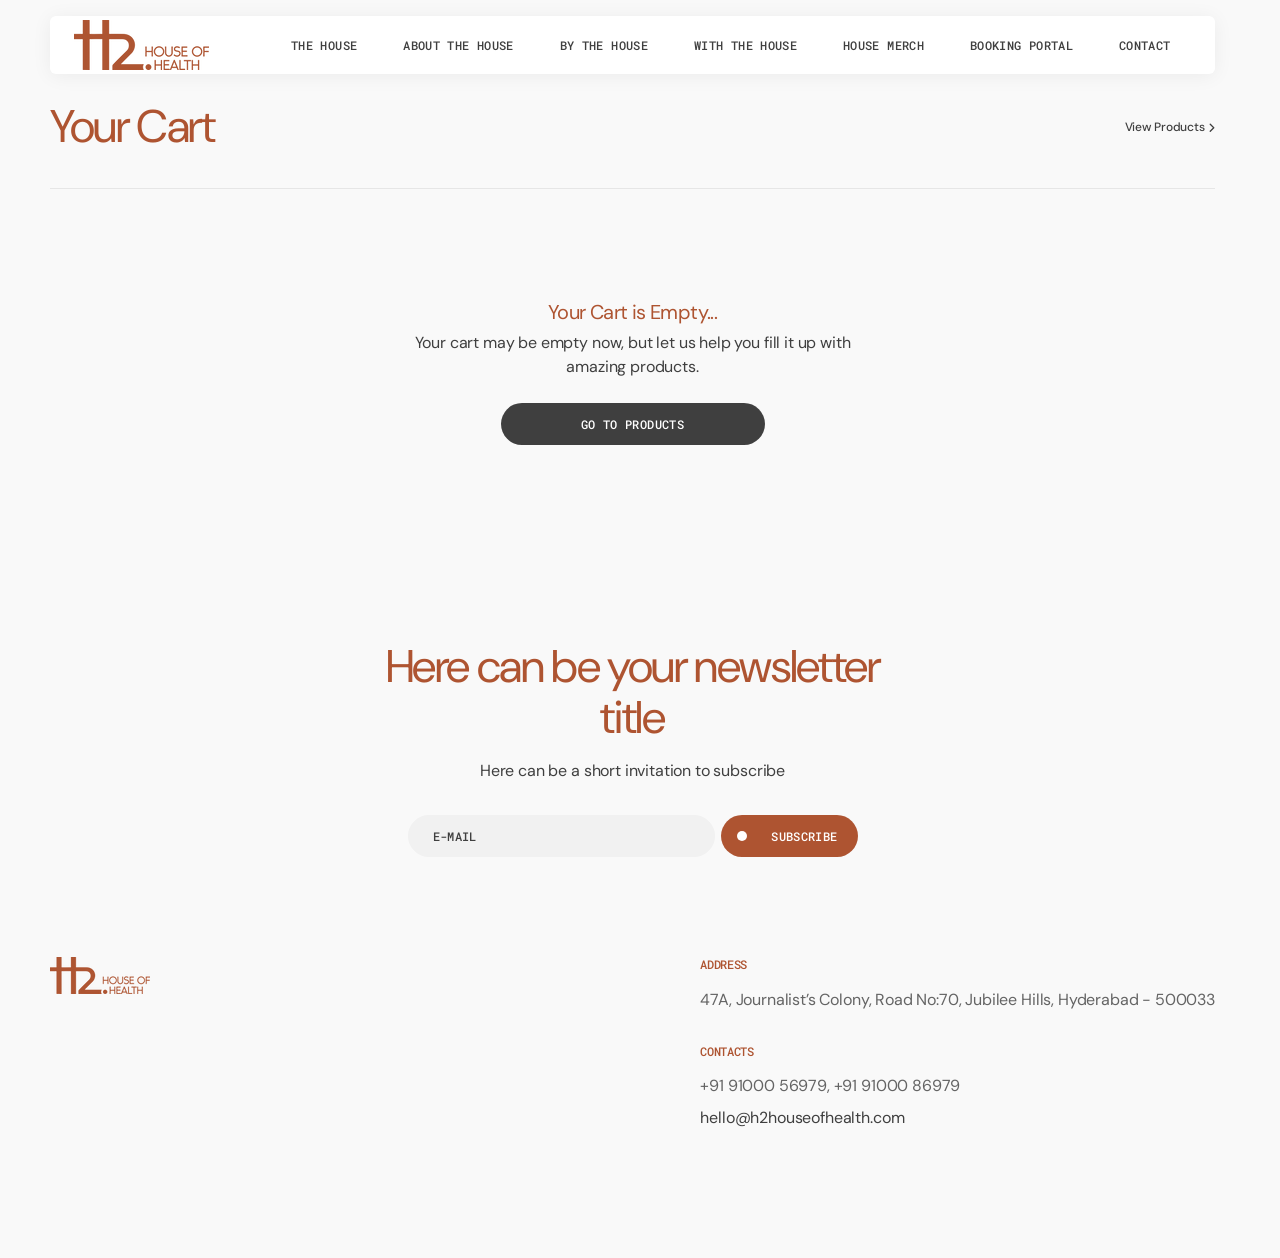
<file: cart.html>
<!doctype html>
<html
	class='no-js'
	data-scheme='light'
	lang='en'
	dir="ltr"
>
<head>
		<meta charset='utf-8'>
		<meta http-equiv='X-UA-Compatible' content='IE=edge'>
		<meta name='viewport' content='width=device-width,initial-scale=1'>
		<meta name='theme-color' content=''>
		<link rel='canonical' href='cart.html'><link
				rel='icon'
				type='image/png'
				href='cdn/shop/files/H2d33a.png?crop=center&amp;height=32&amp;v=1767874801&amp;width=32'
			><title>Your Shopping Cart</title>

		

		

<meta property="og:site_name" content="House of Health">
<meta property="og:url" content="cart.html">
<meta property="og:title" content="Your Shopping Cart">
<meta property="og:type" content="website">
<meta property="og:description" content="House of Health"><meta name="twitter:card" content="summary_large_image">
<meta name="twitter:title" content="Your Shopping Cart">
<meta name="twitter:description" content="House of Health">


		<script src='cdn/shop/t/2/assets/constants5310.js?v=57430444635880596041767860006' defer='defer'></script>
		<script src='cdn/shop/t/2/assets/pubsubb4f1.js?v=2921868252632587581767860006' defer='defer'></script>
		<script src='cdn/shop/t/2/assets/global8c0a.js?v=69555043828941998821767860006' defer='defer'></script>

		<script>
			function calculateScrollbarWidth() {
				const scrollbarWidth =
					window.innerWidth - document.documentElement.clientWidth
				document.documentElement.style.setProperty(
					'--scrollbar-width',
					scrollbarWidth + 'px'
				)
			}

			function calculateVh() {
				let vh = window.innerHeight * 0.01
				document.documentElement.style.setProperty('--vh', `${vh}px`)
			}

			window.addEventListener('load', calculateScrollbarWidth)
			window.addEventListener('resize', calculateScrollbarWidth)

			window.addEventListener('load', calculateVh)
			window.addEventListener('resize', calculateVh)
		</script>
<style data-theme-style>
			@font-face {
  font-family: "DM Sans";
  font-weight: 400;
  font-style: normal;
  font-display: swap;
  src: url("cdn/fonts/dm_sans/dmsans_n4.ec80bd4dd7e1a334c969c265873491ae56018d72.woff2") format("woff2"),
       url("cdn/fonts/dm_sans/dmsans_n4.87bdd914d8a61247b911147ae68e754d695c58a6.woff") format("woff");
}

			@font-face {
  font-family: "DM Sans";
  font-weight: 400;
  font-style: normal;
  font-display: swap;
  src: url("cdn/fonts/dm_sans/dmsans_n4.ec80bd4dd7e1a334c969c265873491ae56018d72.woff2") format("woff2"),
       url("cdn/fonts/dm_sans/dmsans_n4.87bdd914d8a61247b911147ae68e754d695c58a6.woff") format("woff");
}

			Liquid error (layout/theme line 88): font_face can only be used with a font drop
			@font-face {
  font-family: "Roboto Mono";
  font-weight: 500;
  font-style: normal;
  font-display: swap;
  src: url("cdn/fonts/roboto_mono/robotomono_n5.29a963c13062654edff960e0fc0769528bdca7e5.woff2") format("woff2"),
       url("cdn/fonts/roboto_mono/robotomono_n5.ba11b9a58fc32158ddb2acccd36cc62c012f4109.woff") format("woff");
}

			@font-face {
  font-family: "Roboto Mono";
  font-weight: 500;
  font-style: normal;
  font-display: swap;
  src: url("cdn/fonts/roboto_mono/robotomono_n5.29a963c13062654edff960e0fc0769528bdca7e5.woff2") format("woff2"),
       url("cdn/fonts/roboto_mono/robotomono_n5.ba11b9a58fc32158ddb2acccd36cc62c012f4109.woff") format("woff");
}

			@font-face {
  font-family: "DM Sans";
  font-weight: 500;
  font-style: normal;
  font-display: swap;
  src: url("cdn/fonts/dm_sans/dmsans_n5.8a0f1984c77eb7186ceb87c4da2173ff65eb012e.woff2") format("woff2"),
       url("cdn/fonts/dm_sans/dmsans_n5.9ad2e755a89e15b3d6c53259daad5fc9609888e6.woff") format("woff");
}

			@font-face {
  font-family: "DM Sans";
  font-weight: 400;
  font-style: normal;
  font-display: swap;
  src: url("cdn/fonts/dm_sans/dmsans_n4.ec80bd4dd7e1a334c969c265873491ae56018d72.woff2") format("woff2"),
       url("cdn/fonts/dm_sans/dmsans_n4.87bdd914d8a61247b911147ae68e754d695c58a6.woff") format("woff");
}

			@font-face {
  font-family: "Roboto Mono";
  font-weight: 500;
  font-style: normal;
  font-display: swap;
  src: url("cdn/fonts/roboto_mono/robotomono_n5.29a963c13062654edff960e0fc0769528bdca7e5.woff2") format("woff2"),
       url("cdn/fonts/roboto_mono/robotomono_n5.ba11b9a58fc32158ddb2acccd36cc62c012f4109.woff") format("woff");
}

			@font-face {
  font-family: "DM Sans";
  font-weight: 400;
  font-style: normal;
  font-display: swap;
  src: url("cdn/fonts/dm_sans/dmsans_n4.ec80bd4dd7e1a334c969c265873491ae56018d72.woff2") format("woff2"),
       url("cdn/fonts/dm_sans/dmsans_n4.87bdd914d8a61247b911147ae68e754d695c58a6.woff") format("woff");
}

			@font-face {
  font-family: "DM Sans";
  font-weight: 400;
  font-style: normal;
  font-display: swap;
  src: url("cdn/fonts/dm_sans/dmsans_n4.ec80bd4dd7e1a334c969c265873491ae56018d72.woff2") format("woff2"),
       url("cdn/fonts/dm_sans/dmsans_n4.87bdd914d8a61247b911147ae68e754d695c58a6.woff") format("woff");
}

			@font-face {
  font-family: "DM Sans";
  font-weight: 400;
  font-style: normal;
  font-display: swap;
  src: url("cdn/fonts/dm_sans/dmsans_n4.ec80bd4dd7e1a334c969c265873491ae56018d72.woff2") format("woff2"),
       url("cdn/fonts/dm_sans/dmsans_n4.87bdd914d8a61247b911147ae68e754d695c58a6.woff") format("woff");
}

			@font-face {
  font-family: "DM Sans";
  font-weight: 300;
  font-style: normal;
  font-display: swap;
  src: url("cdn/fonts/dm_sans/dmsans_n3.d218434bb518134511e5205d90c23cfb8a1b261b.woff2") format("woff2"),
       url("cdn/fonts/dm_sans/dmsans_n3.0c324a11de656e0e3f656188ad5de9ff34f70c04.woff") format("woff");
}

			@font-face {
  font-family: "DM Sans";
  font-weight: 400;
  font-style: normal;
  font-display: swap;
  src: url("cdn/fonts/dm_sans/dmsans_n4.ec80bd4dd7e1a334c969c265873491ae56018d72.woff2") format("woff2"),
       url("cdn/fonts/dm_sans/dmsans_n4.87bdd914d8a61247b911147ae68e754d695c58a6.woff") format("woff");
}

			@font-face {
  font-family: "DM Sans";
  font-weight: 500;
  font-style: normal;
  font-display: swap;
  src: url("cdn/fonts/dm_sans/dmsans_n5.8a0f1984c77eb7186ceb87c4da2173ff65eb012e.woff2") format("woff2"),
       url("cdn/fonts/dm_sans/dmsans_n5.9ad2e755a89e15b3d6c53259daad5fc9609888e6.woff") format("woff");
}

			@font-face {
  font-family: "DM Sans";
  font-weight: 700;
  font-style: normal;
  font-display: swap;
  src: url("cdn/fonts/dm_sans/dmsans_n7.97e21d81502002291ea1de8aefb79170c6946ce5.woff2") format("woff2"),
       url("cdn/fonts/dm_sans/dmsans_n7.af5c214f5116410ca1d53a2090665620e78e2e1b.woff") format("woff");
}

			@font-face {
  font-family: "DM Sans";
  font-weight: 400;
  font-style: italic;
  font-display: swap;
  src: url("cdn/fonts/dm_sans/dmsans_i4.b8fe05e69ee95d5a53155c346957d8cbf5081c1a.woff2") format("woff2"),
       url("cdn/fonts/dm_sans/dmsans_i4.403fe28ee2ea63e142575c0aa47684d65f8c23a0.woff") format("woff");
}

			@font-face {
  font-family: "DM Sans";
  font-weight: 400;
  font-style: normal;
  font-display: swap;
  src: url("cdn/fonts/dm_sans/dmsans_n4.ec80bd4dd7e1a334c969c265873491ae56018d72.woff2") format("woff2"),
       url("cdn/fonts/dm_sans/dmsans_n4.87bdd914d8a61247b911147ae68e754d695c58a6.woff") format("woff");
}

			@font-face {
  font-family: "DM Sans";
  font-weight: 500;
  font-style: normal;
  font-display: swap;
  src: url("cdn/fonts/dm_sans/dmsans_n5.8a0f1984c77eb7186ceb87c4da2173ff65eb012e.woff2") format("woff2"),
       url("cdn/fonts/dm_sans/dmsans_n5.9ad2e755a89e15b3d6c53259daad5fc9609888e6.woff") format("woff");
}

			
			
			@font-face {
  font-family: "DM Sans";
  font-weight: 400;
  font-style: italic;
  font-display: swap;
  src: url("cdn/fonts/dm_sans/dmsans_i4.b8fe05e69ee95d5a53155c346957d8cbf5081c1a.woff2") format("woff2"),
       url("cdn/fonts/dm_sans/dmsans_i4.403fe28ee2ea63e142575c0aa47684d65f8c23a0.woff") format("woff");
}

			@font-face {
  font-family: "DM Sans";
  font-weight: 700;
  font-style: italic;
  font-display: swap;
  src: url("cdn/fonts/dm_sans/dmsans_i7.52b57f7d7342eb7255084623d98ab83fd96e7f9b.woff2") format("woff2"),
       url("cdn/fonts/dm_sans/dmsans_i7.d5e14ef18a1d4a8ce78a4187580b4eb1759c2eda.woff") format("woff");
}


			
			  :root,
			  [data-scheme=light] .color-background-1 {
			    --color-background: 249,249,249;
			    --color-background-secondary: 255,255,255;
			    --color-background-tertiary: 239,239,234;
			    
			      --gradient-background: #f9f9f9;
			    
			    --color-foreground: 63, 63, 63;
			    --color-foreground-secondary: 63, 63, 63;
			    --color-foreground-tertiary: 175, 175, 175;
			    --color-foreground-title: 174, 84, 49;

			    --color-button-text: 255, 255, 255;
			    --color-button-text-hover: 255, 255, 255;
			    --color-button: 174, 84, 49;
			    --color-button-hover: 174, 84, 49;

					--color-button-secondary-background: 63, 63, 63;
			    --color-button-secondary-background-hover: 39, 39, 36;

			    --color-button-secondary-text: 255, 255, 255;
			    --color-button-secondary-text-hover: 255, 255, 255;

			    --color-button-tertiary-text: 63, 63, 63;
			    --color-button-tertiary-text-hover: 63, 63, 63;

					   --color-button-tertiary-background: 241, 241, 241;
			    --color-button-tertiary-background-hover: 238, 238, 238;

					   --color-button-tertiary-border: , , ;
			    --color-button-tertiary-border-hover: , , ;

					--color-card-price-new: 63, 63, 63;
			       --color-card-price-old: 153, 153, 153;

					--colors_marker_background: 255, 255, 255;
					--color-accent: 63, 63, 63;
			    --color-overlay: 255, 255, 255;
			    --color-border-input: 241, 241, 241;
			    --color-border-input-hover: 241, 241, 241;
			    --color-background-input: 241, 241, 241;
			    --color-background-input-hover: 241, 241, 241;
			    --color-border: 230, 230, 230;
			    --color-badge-background: 66, 119, 253;
			    --color-badge-text: 255, 255, 255;
			  }
			  @media (prefers-color-scheme: light) {
			    :root,
			    [data-scheme=auto] .color-background-1 {
			      --color-background: 249,249,249;
			      --color-background-secondary: 255,255,255;
			      --color-background-tertiary: 239,239,234;
			      
			        --gradient-background: #f9f9f9;
			      
			      --color-foreground: 63, 63, 63;
			      --color-foreground-secondary: 63, 63, 63;
			      --color-foreground-tertiary: 175, 175, 175;
			      --color-foreground-title: 174, 84, 49;

			      --color-button-text: 255, 255, 255;
			      --color-button-text-hover: 255, 255, 255;
			      --color-button: 174, 84, 49;
			      --color-button-hover: 174, 84, 49;

			      --color-button-secondary-background: 63, 63, 63;
			    	--color-button-secondary-background-hover: 39, 39, 36;

						--color-button-secondary-text: 255, 255, 255;
			      --color-button-secondary-text-hover: 255, 255, 255;

			      --color-button-tertiary-text: 63, 63, 63;
			      --color-button-tertiary-text-hover: 63, 63, 63;

						--color-button-tertiary-background: 241, 241, 241;
			    	--color-button-tertiary-background-hover: 238, 238, 238;

						--color-button-tertiary-border: , , ;
			    	--color-button-tertiary-border-hover: , , ;

						--color-card-price-new: 63, 63, 63;
			       	--color-card-price-old: 153, 153, 153;

						--colors_marker_background: 255, 255, 255;
						--color-accent: 63, 63, 63;
			      --color-overlay: 255, 255, 255;
			      --color-border-input: 241, 241, 241;
			      --color-border-input-hover: 241, 241, 241;
			      --color-background-input: 241, 241, 241;
			      --color-background-input-hover: 241, 241, 241;
			      --color-border: 230, 230, 230;
			      --color-badge-background: 66, 119, 253;
			      --color-badge-text: 255, 255, 255;
			    }
			  }
			
			  
			  [data-scheme=light] .color-background-2 {
			    --color-background: 255,255,255;
			    --color-background-secondary: 241,241,241;
			    --color-background-tertiary: 239,239,234;
			    
			      --gradient-background: #ffffff;
			    
			    --color-foreground: 63, 63, 63;
			    --color-foreground-secondary: 109, 109, 109;
			    --color-foreground-tertiary: 109, 109, 109;
			    --color-foreground-title: 63, 63, 63;

			    --color-button-text: 63, 63, 63;
			    --color-button-text-hover: 63, 63, 63;
			    --color-button: 247, 212, 0;
			    --color-button-hover: 238, 210, 40;

					--color-button-secondary-background: 63, 63, 63;
			    --color-button-secondary-background-hover: 63, 63, 63;

			    --color-button-secondary-text: 255, 255, 255;
			    --color-button-secondary-text-hover: 255, 255, 255;

			    --color-button-tertiary-text: 63, 63, 63;
			    --color-button-tertiary-text-hover: 63, 63, 63;

					   --color-button-tertiary-background: 255, 255, 255;
			    --color-button-tertiary-background-hover: 255, 255, 255;

					   --color-button-tertiary-border: , , ;
			    --color-button-tertiary-border-hover: , , ;

					--color-card-price-new: 63, 63, 63;
			       --color-card-price-old: 153, 153, 153;

					--colors_marker_background: 255, 255, 255;
					--color-accent: 63, 63, 63;
			    --color-overlay: 245, 240, 237;
			    --color-border-input: 241, 241, 241;
			    --color-border-input-hover: 241, 241, 241;
			    --color-background-input: 255, 255, 255;
			    --color-background-input-hover: 255, 255, 255;
			    --color-border: 223, 223, 223;
			    --color-badge-background: 255, 255, 255;
			    --color-badge-text: 19, 19, 19;
			  }
			  @media (prefers-color-scheme: light) {
			    
			    [data-scheme=auto] .color-background-2 {
			      --color-background: 255,255,255;
			      --color-background-secondary: 241,241,241;
			      --color-background-tertiary: 239,239,234;
			      
			        --gradient-background: #ffffff;
			      
			      --color-foreground: 63, 63, 63;
			      --color-foreground-secondary: 109, 109, 109;
			      --color-foreground-tertiary: 109, 109, 109;
			      --color-foreground-title: 63, 63, 63;

			      --color-button-text: 63, 63, 63;
			      --color-button-text-hover: 63, 63, 63;
			      --color-button: 247, 212, 0;
			      --color-button-hover: 238, 210, 40;

			      --color-button-secondary-background: 63, 63, 63;
			    	--color-button-secondary-background-hover: 63, 63, 63;

						--color-button-secondary-text: 255, 255, 255;
			      --color-button-secondary-text-hover: 255, 255, 255;

			      --color-button-tertiary-text: 63, 63, 63;
			      --color-button-tertiary-text-hover: 63, 63, 63;

						--color-button-tertiary-background: 255, 255, 255;
			    	--color-button-tertiary-background-hover: 255, 255, 255;

						--color-button-tertiary-border: , , ;
			    	--color-button-tertiary-border-hover: , , ;

						--color-card-price-new: 63, 63, 63;
			       	--color-card-price-old: 153, 153, 153;

						--colors_marker_background: 255, 255, 255;
						--color-accent: 63, 63, 63;
			      --color-overlay: 245, 240, 237;
			      --color-border-input: 241, 241, 241;
			      --color-border-input-hover: 241, 241, 241;
			      --color-background-input: 255, 255, 255;
			      --color-background-input-hover: 255, 255, 255;
			      --color-border: 223, 223, 223;
			      --color-badge-background: 255, 255, 255;
			      --color-badge-text: 19, 19, 19;
			    }
			  }
			
			  
			  [data-scheme=light] .color-background-3 {
			    --color-background: 63,63,63;
			    --color-background-secondary: 83,85,81;
			    --color-background-tertiary: 51,51,51;
			    
			      --gradient-background: #3f3f3f;
			    
			    --color-foreground: 255, 255, 255;
			    --color-foreground-secondary: 249, 249, 249;
			    --color-foreground-tertiary: 255, 255, 255;
			    --color-foreground-title: 255, 255, 255;

			    --color-button-text: 63, 63, 63;
			    --color-button-text-hover: 63, 63, 63;
			    --color-button: 247, 212, 0;
			    --color-button-hover: 238, 210, 40;

					--color-button-secondary-background: 63, 63, 63;
			    --color-button-secondary-background-hover: 63, 63, 63;

			    --color-button-secondary-text: 255, 255, 255;
			    --color-button-secondary-text-hover: 255, 255, 255;

			    --color-button-tertiary-text: 249, 249, 249;
			    --color-button-tertiary-text-hover: 249, 249, 249;

					   --color-button-tertiary-background: 63, 63, 63;
			    --color-button-tertiary-background-hover: 119, 119, 119;

					   --color-button-tertiary-border: , , ;
			    --color-button-tertiary-border-hover: , , ;

					--color-card-price-new: 63, 63, 63;
			       --color-card-price-old: 153, 153, 153;

					--colors_marker_background: 255, 255, 255;
					--color-accent: 63, 63, 63;
			    --color-overlay: 19, 19, 19;
			    --color-border-input: 241, 241, 241;
			    --color-border-input-hover: 241, 241, 241;
			    --color-background-input: 63, 63, 63;
			    --color-background-input-hover: 63, 63, 63;
			    --color-border: 62, 62, 62;
			    --color-badge-background: 255, 255, 255;
			    --color-badge-text: 19, 19, 19;
			  }
			  @media (prefers-color-scheme: light) {
			    
			    [data-scheme=auto] .color-background-3 {
			      --color-background: 63,63,63;
			      --color-background-secondary: 83,85,81;
			      --color-background-tertiary: 51,51,51;
			      
			        --gradient-background: #3f3f3f;
			      
			      --color-foreground: 255, 255, 255;
			      --color-foreground-secondary: 249, 249, 249;
			      --color-foreground-tertiary: 255, 255, 255;
			      --color-foreground-title: 255, 255, 255;

			      --color-button-text: 63, 63, 63;
			      --color-button-text-hover: 63, 63, 63;
			      --color-button: 247, 212, 0;
			      --color-button-hover: 238, 210, 40;

			      --color-button-secondary-background: 63, 63, 63;
			    	--color-button-secondary-background-hover: 63, 63, 63;

						--color-button-secondary-text: 255, 255, 255;
			      --color-button-secondary-text-hover: 255, 255, 255;

			      --color-button-tertiary-text: 249, 249, 249;
			      --color-button-tertiary-text-hover: 249, 249, 249;

						--color-button-tertiary-background: 63, 63, 63;
			    	--color-button-tertiary-background-hover: 119, 119, 119;

						--color-button-tertiary-border: , , ;
			    	--color-button-tertiary-border-hover: , , ;

						--color-card-price-new: 63, 63, 63;
			       	--color-card-price-old: 153, 153, 153;

						--colors_marker_background: 255, 255, 255;
						--color-accent: 63, 63, 63;
			      --color-overlay: 19, 19, 19;
			      --color-border-input: 241, 241, 241;
			      --color-border-input-hover: 241, 241, 241;
			      --color-background-input: 63, 63, 63;
			      --color-background-input-hover: 63, 63, 63;
			      --color-border: 62, 62, 62;
			      --color-badge-background: 255, 255, 255;
			      --color-badge-text: 19, 19, 19;
			    }
			  }
			
			  
			  [data-scheme=light] .color-background-4 {
			    --color-background: 174,84,49;
			    --color-background-secondary: 255,251,229;
			    --color-background-tertiary: 239,239,234;
			    
			      --gradient-background: #ae5431;
			    
			    --color-foreground: 63, 63, 63;
			    --color-foreground-secondary: 119, 119, 119;
			    --color-foreground-tertiary: 175, 175, 175;
			    --color-foreground-title: 63, 63, 63;

			    --color-button-text: 249, 249, 249;
			    --color-button-text-hover: 249, 249, 249;
			    --color-button: 39, 39, 36;
			    --color-button-hover: 39, 39, 36;

					--color-button-secondary-background: 63, 63, 63;
			    --color-button-secondary-background-hover: 71, 71, 69;

			    --color-button-secondary-text: 255, 255, 255;
			    --color-button-secondary-text-hover: 255, 255, 255;

			    --color-button-tertiary-text: 63, 63, 63;
			    --color-button-tertiary-text-hover: 63, 63, 63;

					   --color-button-tertiary-background: 255, 255, 255;
			    --color-button-tertiary-background-hover: 255, 255, 255;

					   --color-button-tertiary-border: , , ;
			    --color-button-tertiary-border-hover: , , ;

					--color-card-price-new: 63, 63, 63;
			       --color-card-price-old: 153, 153, 153;

					--colors_marker_background: 255, 255, 255;
					--color-accent: 241, 229, 155;
			    --color-overlay: 255, 255, 255;
			    --color-border-input: 241, 241, 241;
			    --color-border-input-hover: 241, 241, 241;
			    --color-background-input: 241, 241, 241;
			    --color-background-input-hover: 241, 241, 241;
			    --color-border: 230, 230, 230;
			    --color-badge-background: 66, 119, 253;
			    --color-badge-text: 255, 255, 255;
			  }
			  @media (prefers-color-scheme: light) {
			    
			    [data-scheme=auto] .color-background-4 {
			      --color-background: 174,84,49;
			      --color-background-secondary: 255,251,229;
			      --color-background-tertiary: 239,239,234;
			      
			        --gradient-background: #ae5431;
			      
			      --color-foreground: 63, 63, 63;
			      --color-foreground-secondary: 119, 119, 119;
			      --color-foreground-tertiary: 175, 175, 175;
			      --color-foreground-title: 63, 63, 63;

			      --color-button-text: 249, 249, 249;
			      --color-button-text-hover: 249, 249, 249;
			      --color-button: 39, 39, 36;
			      --color-button-hover: 39, 39, 36;

			      --color-button-secondary-background: 63, 63, 63;
			    	--color-button-secondary-background-hover: 71, 71, 69;

						--color-button-secondary-text: 255, 255, 255;
			      --color-button-secondary-text-hover: 255, 255, 255;

			      --color-button-tertiary-text: 63, 63, 63;
			      --color-button-tertiary-text-hover: 63, 63, 63;

						--color-button-tertiary-background: 255, 255, 255;
			    	--color-button-tertiary-background-hover: 255, 255, 255;

						--color-button-tertiary-border: , , ;
			    	--color-button-tertiary-border-hover: , , ;

						--color-card-price-new: 63, 63, 63;
			       	--color-card-price-old: 153, 153, 153;

						--colors_marker_background: 255, 255, 255;
						--color-accent: 241, 229, 155;
			      --color-overlay: 255, 255, 255;
			      --color-border-input: 241, 241, 241;
			      --color-border-input-hover: 241, 241, 241;
			      --color-background-input: 241, 241, 241;
			      --color-background-input-hover: 241, 241, 241;
			      --color-border: 230, 230, 230;
			      --color-badge-background: 66, 119, 253;
			      --color-badge-text: 255, 255, 255;
			    }
			  }
			
			  
			  [data-scheme=light] .color-background-5 {
			    --color-background: 255,255,255;
			    --color-background-secondary: 243,244,241;
			    --color-background-tertiary: 243,244,241;
			    
			      --gradient-background: #ffffff;
			    
			    --color-foreground: 116, 116, 115;
			    --color-foreground-secondary: 119, 119, 119;
			    --color-foreground-tertiary: 175, 175, 175;
			    --color-foreground-title: 116, 116, 115;

			    --color-button-text: 235, 235, 235;
			    --color-button-text-hover: 235, 235, 235;
			    --color-button: 39, 39, 36;
			    --color-button-hover: 0, 0, 0;

					--color-button-secondary-background: 39, 39, 36;
			    --color-button-secondary-background-hover: 0, 0, 0;

			    --color-button-secondary-text: 235, 235, 235;
			    --color-button-secondary-text-hover: 235, 235, 235;

			    --color-button-tertiary-text: 63, 63, 63;
			    --color-button-tertiary-text-hover: 63, 63, 63;

					   --color-button-tertiary-background: 255, 255, 255;
			    --color-button-tertiary-background-hover: 249, 249, 249;

					   --color-button-tertiary-border: , , ;
			    --color-button-tertiary-border-hover: , , ;

					--color-card-price-new: 39, 39, 36;
			       --color-card-price-old: 119, 119, 119;

					--colors_marker_background: 255, 255, 255;
					--color-accent: 237, 91, 67;
			    --color-overlay: 243, 244, 241;
			    --color-border-input: 243, 244, 241;
			    --color-border-input-hover: 243, 244, 241;
			    --color-background-input: 243, 244, 241;
			    --color-background-input-hover: 243, 244, 241;
			    --color-border: 236, 236, 236;
			    --color-badge-background: 237, 91, 67;
			    --color-badge-text: 255, 255, 255;
			  }
			  @media (prefers-color-scheme: light) {
			    
			    [data-scheme=auto] .color-background-5 {
			      --color-background: 255,255,255;
			      --color-background-secondary: 243,244,241;
			      --color-background-tertiary: 243,244,241;
			      
			        --gradient-background: #ffffff;
			      
			      --color-foreground: 116, 116, 115;
			      --color-foreground-secondary: 119, 119, 119;
			      --color-foreground-tertiary: 175, 175, 175;
			      --color-foreground-title: 116, 116, 115;

			      --color-button-text: 235, 235, 235;
			      --color-button-text-hover: 235, 235, 235;
			      --color-button: 39, 39, 36;
			      --color-button-hover: 0, 0, 0;

			      --color-button-secondary-background: 39, 39, 36;
			    	--color-button-secondary-background-hover: 0, 0, 0;

						--color-button-secondary-text: 235, 235, 235;
			      --color-button-secondary-text-hover: 235, 235, 235;

			      --color-button-tertiary-text: 63, 63, 63;
			      --color-button-tertiary-text-hover: 63, 63, 63;

						--color-button-tertiary-background: 255, 255, 255;
			    	--color-button-tertiary-background-hover: 249, 249, 249;

						--color-button-tertiary-border: , , ;
			    	--color-button-tertiary-border-hover: , , ;

						--color-card-price-new: 39, 39, 36;
			       	--color-card-price-old: 119, 119, 119;

						--colors_marker_background: 255, 255, 255;
						--color-accent: 237, 91, 67;
			      --color-overlay: 243, 244, 241;
			      --color-border-input: 243, 244, 241;
			      --color-border-input-hover: 243, 244, 241;
			      --color-background-input: 243, 244, 241;
			      --color-background-input-hover: 243, 244, 241;
			      --color-border: 236, 236, 236;
			      --color-badge-background: 237, 91, 67;
			      --color-badge-text: 255, 255, 255;
			    }
			  }
			

			body, .color-background-1, .color-background-2, .color-background-3, .color-background-4, .color-background-5 {
			  color: rgba(var(--color-foreground));
			  background-color: rgb(var(--color-background));
			}

			:root {
			  --announcement-height: 0px;
			  --header-height: 0px;
			  --breadcrumbs-height: 0px;
			  --scrollbar-width: 0px;
			  --vh: 1vh;

			  --spaced-section: 5rem;

			  --font-body-family: "DM Sans", sans-serif;
			  --font-body-style: normal;
			  --font-body-weight: 400;

			  --font-body-scale: 1.6;
			  --font-body-line-height: 1.5;
			  --font-body-letter-spacing: -0.1em;

			  --font-heading-family: "DM Sans", sans-serif;
			  --font-heading-style: normal;
			  --font-heading-weight: 400;
			  --font-heading-letter-spacing: -0.3em;
			  --font-heading-line-height: 1.1;
			  --font-heading-text-transform: none;

			  --font-subtitle-family: "Roboto Mono", monospace;
			  --font-subtitle-style: normal;
			  --font-subtitle-weight: 500;
			  --font-subtitle-text-transform: uppercase;
			  --font-subtitle-scale: 1.24;

			  --font-heading-h1-scale: 1.27;
			  --font-heading-h2-scale: 1.17;
			  --font-heading-h3-scale: 1.0;
			  --font-heading-h4-scale: 1.0;
			  --font-heading-h5-scale: 1.0;
				--font-heading-h6-scale: 1.0;

			  --font-heading-card-family: "DM Sans", sans-serif;
			  --font-heading-card-style: normal;
			  --font-heading-card-weight: 500;
			  --font-text-card-family: "DM Sans", sans-serif;
			  --font-text-card-style: normal;
			  --font-text-card-weight: 400;

			  --font-heading-card-scale: 2.0;
			  --font-text-card-scale: 1.4;

			  --font-button-family: "Roboto Mono", monospace;
			  --font-button-style: normal;
			  --font-button-weight: 500;
			  --font-button-text-transform: uppercase;

			  --font-button-letter-spacing: 0.03em;
			  --font-subtitle-letter-spacing: 0.3em;
			  --font-badge-letter-spacing: -0.02em;
			  --font-menu-letter-spacing: 0.03em;
			  --font-big-menu-letter-spacing: -0.04em;

			  --font-header-menu-family: "Roboto Mono", monospace;
			  --font-header-menu-style: normal;
			  --font-header-menu-weight: 500;
			  --font-header-menu-text-transform: uppercase;

			  --font-footer-menu-family: "DM Sans", sans-serif;
			  --font-footer-menu-style: normal;
			  --font-footer-menu-weight: 400;
			  --font-footer-link-size: px;
			  --font-footer-bottom-link-size: px;

			  --font-popups-heading-family: "DM Sans", sans-serif;
			  --font-popups-heading-style: normal;
			  --font-popups-heading-weight: 400;
			  --font-popups-text-family: "DM Sans", sans-serif;
			  --font-popups-text-style: normal;
			  --font-popups-text-weight: 400;
			  --font-popup-heading-scale: 1.23;
			  --font-popup-desc-scale: 1.0;
			  --font-popup-text-scale: 1.07;
			  --font-notification-heading-scale: 1.0;
			  --font-notification-text-scale: 1.0;

			  --border-radius-main: 6px;
			  --border-radius-button: 100px;
			  --border-radius-badge: 30px;
			  --payment-terms-background-color: ;
			}

			@media screen and (min-width: 990px) {
			  :root {
			   --spaced-section: 16rem;
			  }
			}

			*,
			*::before,
			*::after {
			box-sizing: inherit;
			}

			html {
			  box-sizing: border-box;
			  font-size: 10px;
			  height: 100%;
			}

			body {
			  position: relative;
			  display: flex;
			  flex-direction: column;
			  min-height: 100%;
			  margin: 0;
			 	font-size: calc(var(--font-body-scale) * 1rem);
			  line-height: var(--font-body-line-height);
			  font-family: var(--font-body-family);
			  font-style: var(--font-body-style);
			  font-weight: var(--font-body-weight);
			  letter-spacing: calc(var(--font-body-letter-spacing) * 0.1);
			  overflow-x: hidden;
			}



			#MainContent {
			  flex-grow: 1;
			}
		</style>

		<style data-theme-style>
  
  [data-scheme=dark] .color-background-1 {
  	--color-background: 31, 31, 31;
  	--color-overlay: 0, 0, 0;
  	--gradient-background: rgb(31, 31, 31);
  	--color-foreground: 229, 229, 229;
  	--color-foreground-secondary: 169, 169, 169;
  	--color-foreground-tertiary: 169, 169, 169;
  	--color-foreground-title: 229, 229, 229;
  	--color-border-input: 53, 53, 53;
  	--color-border-input-hover: 63, 63, 63;
  	--color-background-input: 40, 40, 40;
  	--color-background-input-hover: 10, 10, 10;
  	--color-border: 53, 53, 53;
  	--color-announcement-bar: 0, 0, 0;
  	--color-announcement-bar-background-1: 0, 0, 0;
  	--alpha-link: 0.5;
  	--color-button: 53, 53, 53;
  	--color-button-hover: 33, 33, 33;
  	--color-button-text: 229, 229, 229;
  	--color-button-text-hover: 229, 229, 229;
  	--color-button-secondary-background: 53, 53, 53;
  	--color-button-secondary-background-hover: 63, 63, 63;
  	--color-button-secondary-text: 229, 229, 229;
  	--color-button-secondary-text-hover: 229, 229, 229;
		--color-button-tertiary-background:  229, 229, 229;
		--color-button-tertiary-background-hover: 255, 255, 255;
		--color-button-tertiary-border: 229, 229, 229;
		--color-button-tertiary-border-hover: 53, 53, 53;
  	--color-button-tertiary-text: 63, 63, 63;
  	--color-button-tertiary-text-hover: 63, 63, 63;
		--color-card-price-new: 255, 255, 255;
      --color-card-price-old: 229, 229, 229;
  	--alpha-button-background: 1;
  	--alpha-button-border: 1;
  	--color-placeholder-input: 229, 229, 229;
  	--color-error-background: 0, 0, 0;
  	--color-title-text: 229, 229, 229;
		--color-accent: 229, 229, 229;

		.slideshow-slide__title {
			--color-foreground-title: 174, 84, 49;
		}

		.slideshow-slide__desc {
			--color-foreground: 63, 63, 63;
		}

		.promo-block__overlay_light {
			--color-overlay: 255, 255, 255;
		}

		.promo-block__content_light, .aside-menu__promo-container_image {
			--color-foreground-title: 174, 84, 49;
			--color-foreground: 63, 63, 63;
		}

		.product-grid__content_title, .product-grid__content_wrapper, .product-grid__content_vendor,
		.product-grid__content .price, .product-grid__content .price--on-sale .price-item--regular,
		.product-grid__content_description, .product-grid__content_collection-title {
			--color-foreground-title: 174, 84, 49;
			--color-foreground: 63, 63, 63;
			--color-card-price-new: 63, 63, 63;
			--color-card-price-old: 153, 153, 153;
			--color-foreground-secondary: 63, 63, 63;
		}

		.collection-hero__inner_image, .slideshow-column__text-slider__wrapper_image {
			--color-foreground: 63, 63, 63;
			--color-foreground-title: 174, 84, 49;
		}
  }

  @media (prefers-color-scheme: dark) {
  	[data-scheme=auto] .color-background-1 {
  		--color-background: 31, 31, 31;
  		--gradient-background: rgb(31, 31, 31);
  		--color-overlay: 0, 0, 0;
  		--color-foreground: 229, 229, 229;
  		--color-foreground-secondary: 169, 169, 169;
  		--color-foreground-tertiary: 169, 169, 169;
  		--color-foreground-title: 229, 229, 229;
  		--color-border-input: 53, 53, 53;
  		--color-border-input-hover: 63, 63, 63;
  		--color-background-input: 40, 40, 40;
  		--color-background-input-hover: 10, 10, 10;
  		--color-border: 53, 53, 53;
  		--color-announcement-bar: 0, 0, 0;
  		--color-announcement-bar-background-1: 0, 0, 0;
  		--alpha-link: 0.5;
  		--color-button: 53, 53, 53;
  		--color-button-hover: 33, 33, 33;
  		--color-button-text: 229, 229, 229;
  		--color-button-text-hover: 229, 229, 229;
  		--color-button-secondary-background: 53, 53, 53;
  		--color-button-secondary-background-hover: 63, 63, 63;
  		--color-button-secondary-text: 229, 229, 229;
  		--color-button-secondary-text-hover: 229, 229, 229;
  		--color-button-tertiary-background:  229, 229, 229;
			--color-button-tertiary-background-hover: 255, 255, 255;
			--color-button-tertiary-border: 229, 229, 229;
			--color-button-tertiary-border-hover: 53, 53, 53;
  		--color-button-tertiary-text: 63, 63, 63;
  		--color-button-tertiary-text-hover: 63, 63, 63;
			--color-card-price-new: 255, 255, 255;
      --color-card-price-old: 229, 229, 229;
  		--alpha-button-background: 1;
  		--alpha-button-border: 1;
  		--color-placeholder-input: 229, 229, 229;
  		--color-error-background: 0, 0, 0;
  		--color-title-text: 229, 229, 229;
			--color-accent: 229, 229, 229;

			.slideshow-slide__title {
				--color-foreground-title: 174, 84, 49;
			}

			.slideshow-slide__desc {
				--color-foreground: 63, 63, 63;
			}

			.promo-block__content_light, .aside-menu__promo-container_image {
				--color-foreground-title: 174, 84, 49;
				--color-foreground: 63, 63, 63;
			}

			.product-grid__content_title, .product-grid__content_wrapper, .product-grid__content_vendor,
			.product-grid__content .price, .product-grid__content .price--on-sale .price-item--regular,
			.product-grid__content_description, .product-grid__content_collection-title {
				--color-foreground-title: 174, 84, 49;
				--color-foreground: 63, 63, 63;
				--color-card-price-new: 63, 63, 63;
				--color-card-price-old: 153, 153, 153;
				--color-foreground-secondary: 63, 63, 63;
			}

			.collection-hero__inner_image, .slideshow-column__text-slider__wrapper_image {
				--color-foreground: 63, 63, 63;
				--color-foreground-title: 174, 84, 49;
			}
  	}
  }
  
  [data-scheme=dark] .color-background-2 {
  	--color-background: 31, 31, 31;
  	--color-overlay: 0, 0, 0;
  	--gradient-background: rgb(31, 31, 31);
  	--color-foreground: 229, 229, 229;
  	--color-foreground-secondary: 169, 169, 169;
  	--color-foreground-tertiary: 169, 169, 169;
  	--color-foreground-title: 229, 229, 229;
  	--color-border-input: 53, 53, 53;
  	--color-border-input-hover: 63, 63, 63;
  	--color-background-input: 40, 40, 40;
  	--color-background-input-hover: 10, 10, 10;
  	--color-border: 53, 53, 53;
  	--color-announcement-bar: 0, 0, 0;
  	--color-announcement-bar-background-1: 0, 0, 0;
  	--alpha-link: 0.5;
  	--color-button: 53, 53, 53;
  	--color-button-hover: 33, 33, 33;
  	--color-button-text: 229, 229, 229;
  	--color-button-text-hover: 229, 229, 229;
  	--color-button-secondary-background: 53, 53, 53;
  	--color-button-secondary-background-hover: 63, 63, 63;
  	--color-button-secondary-text: 229, 229, 229;
  	--color-button-secondary-text-hover: 229, 229, 229;
		--color-button-tertiary-background:  229, 229, 229;
		--color-button-tertiary-background-hover: 255, 255, 255;
		--color-button-tertiary-border: 229, 229, 229;
		--color-button-tertiary-border-hover: 53, 53, 53;
  	--color-button-tertiary-text: 63, 63, 63;
  	--color-button-tertiary-text-hover: 63, 63, 63;
		--color-card-price-new: 255, 255, 255;
      --color-card-price-old: 229, 229, 229;
  	--alpha-button-background: 1;
  	--alpha-button-border: 1;
  	--color-placeholder-input: 229, 229, 229;
  	--color-error-background: 0, 0, 0;
  	--color-title-text: 229, 229, 229;
		--color-accent: 229, 229, 229;

		.slideshow-slide__title {
			--color-foreground-title: 63, 63, 63;
		}

		.slideshow-slide__desc {
			--color-foreground: 63, 63, 63;
		}

		.promo-block__overlay_light {
			--color-overlay: 245, 240, 237;
		}

		.promo-block__content_light, .aside-menu__promo-container_image {
			--color-foreground-title: 63, 63, 63;
			--color-foreground: 63, 63, 63;
		}

		.product-grid__content_title, .product-grid__content_wrapper, .product-grid__content_vendor,
		.product-grid__content .price, .product-grid__content .price--on-sale .price-item--regular,
		.product-grid__content_description, .product-grid__content_collection-title {
			--color-foreground-title: 63, 63, 63;
			--color-foreground: 63, 63, 63;
			--color-card-price-new: 63, 63, 63;
			--color-card-price-old: 153, 153, 153;
			--color-foreground-secondary: 109, 109, 109;
		}

		.collection-hero__inner_image, .slideshow-column__text-slider__wrapper_image {
			--color-foreground: 63, 63, 63;
			--color-foreground-title: 63, 63, 63;
		}
  }

  @media (prefers-color-scheme: dark) {
  	[data-scheme=auto] .color-background-2 {
  		--color-background: 31, 31, 31;
  		--gradient-background: rgb(31, 31, 31);
  		--color-overlay: 0, 0, 0;
  		--color-foreground: 229, 229, 229;
  		--color-foreground-secondary: 169, 169, 169;
  		--color-foreground-tertiary: 169, 169, 169;
  		--color-foreground-title: 229, 229, 229;
  		--color-border-input: 53, 53, 53;
  		--color-border-input-hover: 63, 63, 63;
  		--color-background-input: 40, 40, 40;
  		--color-background-input-hover: 10, 10, 10;
  		--color-border: 53, 53, 53;
  		--color-announcement-bar: 0, 0, 0;
  		--color-announcement-bar-background-1: 0, 0, 0;
  		--alpha-link: 0.5;
  		--color-button: 53, 53, 53;
  		--color-button-hover: 33, 33, 33;
  		--color-button-text: 229, 229, 229;
  		--color-button-text-hover: 229, 229, 229;
  		--color-button-secondary-background: 53, 53, 53;
  		--color-button-secondary-background-hover: 63, 63, 63;
  		--color-button-secondary-text: 229, 229, 229;
  		--color-button-secondary-text-hover: 229, 229, 229;
  		--color-button-tertiary-background:  229, 229, 229;
			--color-button-tertiary-background-hover: 255, 255, 255;
			--color-button-tertiary-border: 229, 229, 229;
			--color-button-tertiary-border-hover: 53, 53, 53;
  		--color-button-tertiary-text: 63, 63, 63;
  		--color-button-tertiary-text-hover: 63, 63, 63;
			--color-card-price-new: 255, 255, 255;
      --color-card-price-old: 229, 229, 229;
  		--alpha-button-background: 1;
  		--alpha-button-border: 1;
  		--color-placeholder-input: 229, 229, 229;
  		--color-error-background: 0, 0, 0;
  		--color-title-text: 229, 229, 229;
			--color-accent: 229, 229, 229;

			.slideshow-slide__title {
				--color-foreground-title: 63, 63, 63;
			}

			.slideshow-slide__desc {
				--color-foreground: 63, 63, 63;
			}

			.promo-block__content_light, .aside-menu__promo-container_image {
				--color-foreground-title: 63, 63, 63;
				--color-foreground: 63, 63, 63;
			}

			.product-grid__content_title, .product-grid__content_wrapper, .product-grid__content_vendor,
			.product-grid__content .price, .product-grid__content .price--on-sale .price-item--regular,
			.product-grid__content_description, .product-grid__content_collection-title {
				--color-foreground-title: 63, 63, 63;
				--color-foreground: 63, 63, 63;
				--color-card-price-new: 63, 63, 63;
				--color-card-price-old: 153, 153, 153;
				--color-foreground-secondary: 109, 109, 109;
			}

			.collection-hero__inner_image, .slideshow-column__text-slider__wrapper_image {
				--color-foreground: 63, 63, 63;
				--color-foreground-title: 63, 63, 63;
			}
  	}
  }
  
  [data-scheme=dark] .color-background-3 {
  	--color-background: 31, 31, 31;
  	--color-overlay: 0, 0, 0;
  	--gradient-background: rgb(31, 31, 31);
  	--color-foreground: 229, 229, 229;
  	--color-foreground-secondary: 169, 169, 169;
  	--color-foreground-tertiary: 169, 169, 169;
  	--color-foreground-title: 229, 229, 229;
  	--color-border-input: 53, 53, 53;
  	--color-border-input-hover: 63, 63, 63;
  	--color-background-input: 40, 40, 40;
  	--color-background-input-hover: 10, 10, 10;
  	--color-border: 53, 53, 53;
  	--color-announcement-bar: 0, 0, 0;
  	--color-announcement-bar-background-1: 0, 0, 0;
  	--alpha-link: 0.5;
  	--color-button: 53, 53, 53;
  	--color-button-hover: 33, 33, 33;
  	--color-button-text: 229, 229, 229;
  	--color-button-text-hover: 229, 229, 229;
  	--color-button-secondary-background: 53, 53, 53;
  	--color-button-secondary-background-hover: 63, 63, 63;
  	--color-button-secondary-text: 229, 229, 229;
  	--color-button-secondary-text-hover: 229, 229, 229;
		--color-button-tertiary-background:  229, 229, 229;
		--color-button-tertiary-background-hover: 255, 255, 255;
		--color-button-tertiary-border: 229, 229, 229;
		--color-button-tertiary-border-hover: 53, 53, 53;
  	--color-button-tertiary-text: 63, 63, 63;
  	--color-button-tertiary-text-hover: 63, 63, 63;
		--color-card-price-new: 255, 255, 255;
      --color-card-price-old: 229, 229, 229;
  	--alpha-button-background: 1;
  	--alpha-button-border: 1;
  	--color-placeholder-input: 229, 229, 229;
  	--color-error-background: 0, 0, 0;
  	--color-title-text: 229, 229, 229;
		--color-accent: 229, 229, 229;

		.slideshow-slide__title {
			--color-foreground-title: 255, 255, 255;
		}

		.slideshow-slide__desc {
			--color-foreground: 255, 255, 255;
		}

		.promo-block__overlay_light {
			--color-overlay: 19, 19, 19;
		}

		.promo-block__content_light, .aside-menu__promo-container_image {
			--color-foreground-title: 255, 255, 255;
			--color-foreground: 255, 255, 255;
		}

		.product-grid__content_title, .product-grid__content_wrapper, .product-grid__content_vendor,
		.product-grid__content .price, .product-grid__content .price--on-sale .price-item--regular,
		.product-grid__content_description, .product-grid__content_collection-title {
			--color-foreground-title: 255, 255, 255;
			--color-foreground: 255, 255, 255;
			--color-card-price-new: 63, 63, 63;
			--color-card-price-old: 153, 153, 153;
			--color-foreground-secondary: 249, 249, 249;
		}

		.collection-hero__inner_image, .slideshow-column__text-slider__wrapper_image {
			--color-foreground: 255, 255, 255;
			--color-foreground-title: 255, 255, 255;
		}
  }

  @media (prefers-color-scheme: dark) {
  	[data-scheme=auto] .color-background-3 {
  		--color-background: 31, 31, 31;
  		--gradient-background: rgb(31, 31, 31);
  		--color-overlay: 0, 0, 0;
  		--color-foreground: 229, 229, 229;
  		--color-foreground-secondary: 169, 169, 169;
  		--color-foreground-tertiary: 169, 169, 169;
  		--color-foreground-title: 229, 229, 229;
  		--color-border-input: 53, 53, 53;
  		--color-border-input-hover: 63, 63, 63;
  		--color-background-input: 40, 40, 40;
  		--color-background-input-hover: 10, 10, 10;
  		--color-border: 53, 53, 53;
  		--color-announcement-bar: 0, 0, 0;
  		--color-announcement-bar-background-1: 0, 0, 0;
  		--alpha-link: 0.5;
  		--color-button: 53, 53, 53;
  		--color-button-hover: 33, 33, 33;
  		--color-button-text: 229, 229, 229;
  		--color-button-text-hover: 229, 229, 229;
  		--color-button-secondary-background: 53, 53, 53;
  		--color-button-secondary-background-hover: 63, 63, 63;
  		--color-button-secondary-text: 229, 229, 229;
  		--color-button-secondary-text-hover: 229, 229, 229;
  		--color-button-tertiary-background:  229, 229, 229;
			--color-button-tertiary-background-hover: 255, 255, 255;
			--color-button-tertiary-border: 229, 229, 229;
			--color-button-tertiary-border-hover: 53, 53, 53;
  		--color-button-tertiary-text: 63, 63, 63;
  		--color-button-tertiary-text-hover: 63, 63, 63;
			--color-card-price-new: 255, 255, 255;
      --color-card-price-old: 229, 229, 229;
  		--alpha-button-background: 1;
  		--alpha-button-border: 1;
  		--color-placeholder-input: 229, 229, 229;
  		--color-error-background: 0, 0, 0;
  		--color-title-text: 229, 229, 229;
			--color-accent: 229, 229, 229;

			.slideshow-slide__title {
				--color-foreground-title: 255, 255, 255;
			}

			.slideshow-slide__desc {
				--color-foreground: 255, 255, 255;
			}

			.promo-block__content_light, .aside-menu__promo-container_image {
				--color-foreground-title: 255, 255, 255;
				--color-foreground: 255, 255, 255;
			}

			.product-grid__content_title, .product-grid__content_wrapper, .product-grid__content_vendor,
			.product-grid__content .price, .product-grid__content .price--on-sale .price-item--regular,
			.product-grid__content_description, .product-grid__content_collection-title {
				--color-foreground-title: 255, 255, 255;
				--color-foreground: 255, 255, 255;
				--color-card-price-new: 63, 63, 63;
				--color-card-price-old: 153, 153, 153;
				--color-foreground-secondary: 249, 249, 249;
			}

			.collection-hero__inner_image, .slideshow-column__text-slider__wrapper_image {
				--color-foreground: 255, 255, 255;
				--color-foreground-title: 255, 255, 255;
			}
  	}
  }
  
  [data-scheme=dark] .color-background-4 {
  	--color-background: 31, 31, 31;
  	--color-overlay: 0, 0, 0;
  	--gradient-background: rgb(31, 31, 31);
  	--color-foreground: 229, 229, 229;
  	--color-foreground-secondary: 169, 169, 169;
  	--color-foreground-tertiary: 169, 169, 169;
  	--color-foreground-title: 229, 229, 229;
  	--color-border-input: 53, 53, 53;
  	--color-border-input-hover: 63, 63, 63;
  	--color-background-input: 40, 40, 40;
  	--color-background-input-hover: 10, 10, 10;
  	--color-border: 53, 53, 53;
  	--color-announcement-bar: 0, 0, 0;
  	--color-announcement-bar-background-1: 0, 0, 0;
  	--alpha-link: 0.5;
  	--color-button: 53, 53, 53;
  	--color-button-hover: 33, 33, 33;
  	--color-button-text: 229, 229, 229;
  	--color-button-text-hover: 229, 229, 229;
  	--color-button-secondary-background: 53, 53, 53;
  	--color-button-secondary-background-hover: 63, 63, 63;
  	--color-button-secondary-text: 229, 229, 229;
  	--color-button-secondary-text-hover: 229, 229, 229;
		--color-button-tertiary-background:  229, 229, 229;
		--color-button-tertiary-background-hover: 255, 255, 255;
		--color-button-tertiary-border: 229, 229, 229;
		--color-button-tertiary-border-hover: 53, 53, 53;
  	--color-button-tertiary-text: 63, 63, 63;
  	--color-button-tertiary-text-hover: 63, 63, 63;
		--color-card-price-new: 255, 255, 255;
      --color-card-price-old: 229, 229, 229;
  	--alpha-button-background: 1;
  	--alpha-button-border: 1;
  	--color-placeholder-input: 229, 229, 229;
  	--color-error-background: 0, 0, 0;
  	--color-title-text: 229, 229, 229;
		--color-accent: 229, 229, 229;

		.slideshow-slide__title {
			--color-foreground-title: 63, 63, 63;
		}

		.slideshow-slide__desc {
			--color-foreground: 63, 63, 63;
		}

		.promo-block__overlay_light {
			--color-overlay: 255, 255, 255;
		}

		.promo-block__content_light, .aside-menu__promo-container_image {
			--color-foreground-title: 63, 63, 63;
			--color-foreground: 63, 63, 63;
		}

		.product-grid__content_title, .product-grid__content_wrapper, .product-grid__content_vendor,
		.product-grid__content .price, .product-grid__content .price--on-sale .price-item--regular,
		.product-grid__content_description, .product-grid__content_collection-title {
			--color-foreground-title: 63, 63, 63;
			--color-foreground: 63, 63, 63;
			--color-card-price-new: 63, 63, 63;
			--color-card-price-old: 153, 153, 153;
			--color-foreground-secondary: 119, 119, 119;
		}

		.collection-hero__inner_image, .slideshow-column__text-slider__wrapper_image {
			--color-foreground: 63, 63, 63;
			--color-foreground-title: 63, 63, 63;
		}
  }

  @media (prefers-color-scheme: dark) {
  	[data-scheme=auto] .color-background-4 {
  		--color-background: 31, 31, 31;
  		--gradient-background: rgb(31, 31, 31);
  		--color-overlay: 0, 0, 0;
  		--color-foreground: 229, 229, 229;
  		--color-foreground-secondary: 169, 169, 169;
  		--color-foreground-tertiary: 169, 169, 169;
  		--color-foreground-title: 229, 229, 229;
  		--color-border-input: 53, 53, 53;
  		--color-border-input-hover: 63, 63, 63;
  		--color-background-input: 40, 40, 40;
  		--color-background-input-hover: 10, 10, 10;
  		--color-border: 53, 53, 53;
  		--color-announcement-bar: 0, 0, 0;
  		--color-announcement-bar-background-1: 0, 0, 0;
  		--alpha-link: 0.5;
  		--color-button: 53, 53, 53;
  		--color-button-hover: 33, 33, 33;
  		--color-button-text: 229, 229, 229;
  		--color-button-text-hover: 229, 229, 229;
  		--color-button-secondary-background: 53, 53, 53;
  		--color-button-secondary-background-hover: 63, 63, 63;
  		--color-button-secondary-text: 229, 229, 229;
  		--color-button-secondary-text-hover: 229, 229, 229;
  		--color-button-tertiary-background:  229, 229, 229;
			--color-button-tertiary-background-hover: 255, 255, 255;
			--color-button-tertiary-border: 229, 229, 229;
			--color-button-tertiary-border-hover: 53, 53, 53;
  		--color-button-tertiary-text: 63, 63, 63;
  		--color-button-tertiary-text-hover: 63, 63, 63;
			--color-card-price-new: 255, 255, 255;
      --color-card-price-old: 229, 229, 229;
  		--alpha-button-background: 1;
  		--alpha-button-border: 1;
  		--color-placeholder-input: 229, 229, 229;
  		--color-error-background: 0, 0, 0;
  		--color-title-text: 229, 229, 229;
			--color-accent: 229, 229, 229;

			.slideshow-slide__title {
				--color-foreground-title: 63, 63, 63;
			}

			.slideshow-slide__desc {
				--color-foreground: 63, 63, 63;
			}

			.promo-block__content_light, .aside-menu__promo-container_image {
				--color-foreground-title: 63, 63, 63;
				--color-foreground: 63, 63, 63;
			}

			.product-grid__content_title, .product-grid__content_wrapper, .product-grid__content_vendor,
			.product-grid__content .price, .product-grid__content .price--on-sale .price-item--regular,
			.product-grid__content_description, .product-grid__content_collection-title {
				--color-foreground-title: 63, 63, 63;
				--color-foreground: 63, 63, 63;
				--color-card-price-new: 63, 63, 63;
				--color-card-price-old: 153, 153, 153;
				--color-foreground-secondary: 119, 119, 119;
			}

			.collection-hero__inner_image, .slideshow-column__text-slider__wrapper_image {
				--color-foreground: 63, 63, 63;
				--color-foreground-title: 63, 63, 63;
			}
  	}
  }
  
  [data-scheme=dark] .color-background-5 {
  	--color-background: 31, 31, 31;
  	--color-overlay: 0, 0, 0;
  	--gradient-background: rgb(31, 31, 31);
  	--color-foreground: 229, 229, 229;
  	--color-foreground-secondary: 169, 169, 169;
  	--color-foreground-tertiary: 169, 169, 169;
  	--color-foreground-title: 229, 229, 229;
  	--color-border-input: 53, 53, 53;
  	--color-border-input-hover: 63, 63, 63;
  	--color-background-input: 40, 40, 40;
  	--color-background-input-hover: 10, 10, 10;
  	--color-border: 53, 53, 53;
  	--color-announcement-bar: 0, 0, 0;
  	--color-announcement-bar-background-1: 0, 0, 0;
  	--alpha-link: 0.5;
  	--color-button: 53, 53, 53;
  	--color-button-hover: 33, 33, 33;
  	--color-button-text: 229, 229, 229;
  	--color-button-text-hover: 229, 229, 229;
  	--color-button-secondary-background: 53, 53, 53;
  	--color-button-secondary-background-hover: 63, 63, 63;
  	--color-button-secondary-text: 229, 229, 229;
  	--color-button-secondary-text-hover: 229, 229, 229;
		--color-button-tertiary-background:  229, 229, 229;
		--color-button-tertiary-background-hover: 255, 255, 255;
		--color-button-tertiary-border: 229, 229, 229;
		--color-button-tertiary-border-hover: 53, 53, 53;
  	--color-button-tertiary-text: 63, 63, 63;
  	--color-button-tertiary-text-hover: 63, 63, 63;
		--color-card-price-new: 255, 255, 255;
      --color-card-price-old: 229, 229, 229;
  	--alpha-button-background: 1;
  	--alpha-button-border: 1;
  	--color-placeholder-input: 229, 229, 229;
  	--color-error-background: 0, 0, 0;
  	--color-title-text: 229, 229, 229;
		--color-accent: 229, 229, 229;

		.slideshow-slide__title {
			--color-foreground-title: 116, 116, 115;
		}

		.slideshow-slide__desc {
			--color-foreground: 116, 116, 115;
		}

		.promo-block__overlay_light {
			--color-overlay: 243, 244, 241;
		}

		.promo-block__content_light, .aside-menu__promo-container_image {
			--color-foreground-title: 116, 116, 115;
			--color-foreground: 116, 116, 115;
		}

		.product-grid__content_title, .product-grid__content_wrapper, .product-grid__content_vendor,
		.product-grid__content .price, .product-grid__content .price--on-sale .price-item--regular,
		.product-grid__content_description, .product-grid__content_collection-title {
			--color-foreground-title: 116, 116, 115;
			--color-foreground: 116, 116, 115;
			--color-card-price-new: 39, 39, 36;
			--color-card-price-old: 119, 119, 119;
			--color-foreground-secondary: 119, 119, 119;
		}

		.collection-hero__inner_image, .slideshow-column__text-slider__wrapper_image {
			--color-foreground: 116, 116, 115;
			--color-foreground-title: 116, 116, 115;
		}
  }

  @media (prefers-color-scheme: dark) {
  	[data-scheme=auto] .color-background-5 {
  		--color-background: 31, 31, 31;
  		--gradient-background: rgb(31, 31, 31);
  		--color-overlay: 0, 0, 0;
  		--color-foreground: 229, 229, 229;
  		--color-foreground-secondary: 169, 169, 169;
  		--color-foreground-tertiary: 169, 169, 169;
  		--color-foreground-title: 229, 229, 229;
  		--color-border-input: 53, 53, 53;
  		--color-border-input-hover: 63, 63, 63;
  		--color-background-input: 40, 40, 40;
  		--color-background-input-hover: 10, 10, 10;
  		--color-border: 53, 53, 53;
  		--color-announcement-bar: 0, 0, 0;
  		--color-announcement-bar-background-1: 0, 0, 0;
  		--alpha-link: 0.5;
  		--color-button: 53, 53, 53;
  		--color-button-hover: 33, 33, 33;
  		--color-button-text: 229, 229, 229;
  		--color-button-text-hover: 229, 229, 229;
  		--color-button-secondary-background: 53, 53, 53;
  		--color-button-secondary-background-hover: 63, 63, 63;
  		--color-button-secondary-text: 229, 229, 229;
  		--color-button-secondary-text-hover: 229, 229, 229;
  		--color-button-tertiary-background:  229, 229, 229;
			--color-button-tertiary-background-hover: 255, 255, 255;
			--color-button-tertiary-border: 229, 229, 229;
			--color-button-tertiary-border-hover: 53, 53, 53;
  		--color-button-tertiary-text: 63, 63, 63;
  		--color-button-tertiary-text-hover: 63, 63, 63;
			--color-card-price-new: 255, 255, 255;
      --color-card-price-old: 229, 229, 229;
  		--alpha-button-background: 1;
  		--alpha-button-border: 1;
  		--color-placeholder-input: 229, 229, 229;
  		--color-error-background: 0, 0, 0;
  		--color-title-text: 229, 229, 229;
			--color-accent: 229, 229, 229;

			.slideshow-slide__title {
				--color-foreground-title: 116, 116, 115;
			}

			.slideshow-slide__desc {
				--color-foreground: 116, 116, 115;
			}

			.promo-block__content_light, .aside-menu__promo-container_image {
				--color-foreground-title: 116, 116, 115;
				--color-foreground: 116, 116, 115;
			}

			.product-grid__content_title, .product-grid__content_wrapper, .product-grid__content_vendor,
			.product-grid__content .price, .product-grid__content .price--on-sale .price-item--regular,
			.product-grid__content_description, .product-grid__content_collection-title {
				--color-foreground-title: 116, 116, 115;
				--color-foreground: 116, 116, 115;
				--color-card-price-new: 39, 39, 36;
				--color-card-price-old: 119, 119, 119;
				--color-foreground-secondary: 119, 119, 119;
			}

			.collection-hero__inner_image, .slideshow-column__text-slider__wrapper_image {
				--color-foreground: 116, 116, 115;
				--color-foreground-title: 116, 116, 115;
			}
  	}
  }
  
  [data-scheme=dark] {
  	--color-background: 31, 31, 31;
  	--color-background-secondary: 35, 35, 35;
  	--color-background-tertiary: 51, 51, 51;
  	--gradient-background: rgb(31, 31, 31);
  	--color-overlay: 0, 0, 0;
  	--color-foreground: 229, 229, 229;
  	--color-foreground-secondary: 169, 169, 169;
  	--color-foreground-tertiary: 169, 169, 169;
  	--color-foreground-title: 229, 229, 229;
  	--color-border-input: 53, 53, 53;
		--color-border-input-hover: 63, 63, 63;
		--color-background-input: 40, 40, 40;
		--color-background-input-hover: 10, 10, 10;
  	--color-border: 53, 53, 53;
  	--color-announcement-bar: 0, 0, 0;
  	--color-announcement-bar-background-1: 0, 0, 0;
  	--alpha-link: 0.5;
  	--color-button: 53, 53, 53;
  	--color-button-hover: 33, 33, 33;
  	--color-button-text: 229, 229, 229;
  	--color-button-text-hover: 229, 229, 229;
  	--color-button-secondary-background: 53, 53, 53;
  	--color-button-secondary-background-hover: 63, 63, 63;
  	--color-button-secondary-text: 229, 229, 229;
  	--color-button-secondary-text-hover: 229, 229, 229;
  	--color-button-tertiary-background:  229, 229, 229;
		--color-button-tertiary-background-hover: 255, 255, 255;
		--color-button-tertiary-border: 229, 229, 229;
		--color-button-tertiary-border-hover: 53, 53, 53;
  	--color-button-tertiary-text: 63, 63, 63;
  	--color-button-tertiary-text-hover: 63, 63, 63;
		--color-card-price-new: 255, 255, 255;
      --color-card-price-old: 229, 229, 229;
  	--alpha-button-background: 1;
  	--alpha-button-border: 1;
  	--color-placeholder-input: 229, 229, 229;
  	--color-error-background: 0, 0, 0;
  	--color-title-text: 229, 229, 229;
		--color-accent: 229, 229, 229;

  	.color-background-1 {
			--color-background: 31, 31, 31;
			--color-background-secondary: 35, 35, 35;
		}
		.color-background-2 {
			--color-background: 40, 40, 40;
			--color-background-secondary: 45, 45, 45;
			--gradient-background: rgb(40, 40, 40);
		}
		.color-background-3 {
			--color-background: 50, 50, 50;
			--color-background-secondary: 55, 55, 55;
			--gradient-background: rgb(50, 50, 50);
		}
  }
  @media (prefers-color-scheme: dark) {
  	[data-scheme=auto] {
  		--color-background: 31, 31, 31;
  		--color-background-secondary: 35, 35, 35;
			--color-background-tertiary: 51, 51, 51;
  		--gradient-background: rgb(31, 31, 31);
  		--color-overlay: 0, 0, 0;
  		--color-foreground: 229, 229, 229;
  		--color-foreground-secondary: 169, 169, 169;
  		--color-foreground-tertiary: 169, 169, 169;
  		--color-foreground-title: 229, 229, 229;
  		--color-border-input: 53, 53, 53;
  		--color-border-input-hover: 63, 63, 63;
  		--color-background-input: 40, 40, 40;
  		--color-background-input-hover: 10, 10, 10;
  		--color-border: 53, 53, 53;
  		--color-announcement-bar: 0, 0, 0;
  		--color-announcement-bar-background-1: 0, 0, 0;
  		--alpha-link: 0.5;
  		--color-button: 53, 53, 53;
  		--color-button-hover: 33, 33, 33;
  		--color-button-text: 229, 229, 229;
  		--color-button-text-hover: 229, 229, 229;
  		--color-button-secondary-background: 53, 53, 53;
  		--color-button-secondary-background-hover: 63, 63, 63;
  		--color-button-secondary-text: 229, 229, 229;
  		--color-button-secondary-text-hover: 229, 229, 229;
  		--color-button-tertiary-background:  229, 229, 229;
			--color-button-tertiary-background-hover: 255, 255, 255;
			--color-button-tertiary-border: 229, 229, 229;
			--color-button-tertiary-border-hover: 53, 53, 53;
  		--color-button-tertiary-text: 63, 63, 63;
  		--color-button-tertiary-text-hover: 63, 63, 63;
			--color-card-price-new: 255, 255, 255;
      --color-card-price-old: 229, 229, 229;
  		--alpha-button-background: 1;
  		--alpha-button-border: 1;
  		--color-placeholder-input: 229, 229, 229;
  		--color-error-background: 0, 0, 0;
  		--color-title-text: 229, 229, 229;
			--color-accent: 229, 229, 229;

  		.color-background-1 {
				--color-background: 31, 31, 31;
				--color-background-secondary: 35, 35, 35;
			}
			.color-background-2 {
				--color-background: 40, 40, 40;
				--color-background-secondary: 45, 45, 45;
				--gradient-background: rgb(40, 40, 40);
			}
			.color-background-3 {
				--color-background: 50, 50, 50;
				--color-background-secondary: 55, 55, 55;
				--gradient-background: rgb(50, 50, 50);
			}
  	}
  }
</style>

		<link href="cdn/shop/t/2/assets/swiper-bundle.min96c6.css?v=12668117961245383911767860007" rel="stylesheet" type="text/css" media="all" />
		<link href="cdn/shop/t/2/assets/base6aa0.css?v=88554727953089454991767860006" rel="stylesheet" type="text/css" media="all" />
<link href="cdn/shop/t/2/assets/section-reviewsdaf3.css?v=81390343540735413491767860007" rel="stylesheet" type="text/css" media="all" />
<link
				rel='preload'
				as='font'
				href='cdn/fonts/dm_sans/dmsans_n4.ec80bd4dd7e1a334c969c265873491ae56018d72.woff2'
				type='font/woff2'
				crossorigin
			><link
				rel='preload'
				as='font'
				href='cdn/fonts/dm_sans/dmsans_n4.ec80bd4dd7e1a334c969c265873491ae56018d72.woff2'
				type='font/woff2'
				crossorigin
			><script>
			document.documentElement.className =
				document.documentElement.className.replace('no-js', 'js')
		</script>

		<script src='cdn/shop/t/2/assets/jquery-3.6.018b9.js?v=32573363768646652941767860006' defer='defer'></script>
		<script
			src='cdn/shop/t/2/assets/swiper-bundle.mind830.js?v=48835311402644994871767860007'
			defer='defer'
		></script>
		<script src='cdn/shop/t/2/assets/product-cardd1d6.js?v=123087235738201492921767860006' defer='defer'></script>
		<script src='cdn/shop/t/2/assets/popup31f1.js?v=98059479493515000501767860006' defer='defer'></script>

		
			<script src='cdn/shop/t/2/assets/scroll-top3c4c.js?v=108468994375008898021767860007' defer='defer'></script>
		

		<script>
			let cscoDarkMode = {}

			;(function () {
				const body = document.querySelector('html[data-scheme]')

				cscoDarkMode = {
					init: function (e) {
						this.initMode(e)
						window
							.matchMedia('(prefers-color-scheme: dark)')
							.addListener((e) => {
								this.initMode(e)
							})

						window.addEventListener('load', () => {
							const toggleBtns = document.querySelectorAll(
								'.header__toggle-scheme'
							)
							toggleBtns.forEach((btn) => {
								btn.addEventListener('click', (e) => {
									e.preventDefault()
									if ('auto' === body.getAttribute('data-scheme')) {
										if (
											window.matchMedia('(prefers-color-scheme: dark)').matches
										) {
											cscoDarkMode.changeScheme('light', true)
										} else if (
											window.matchMedia('(prefers-color-scheme: light)').matches
										) {
											cscoDarkMode.changeScheme('dark', true)
										}
									} else {
										if ('dark' === body.getAttribute('data-scheme')) {
											cscoDarkMode.changeScheme('light', true)
										} else {
											cscoDarkMode.changeScheme('dark', true)
										}
									}
								})
							})
						})
					},
					initMode: function (e) {
						let siteScheme = false
						switch (
							'light' // Field. User’s system preference.
						) {
							case 'dark':
								siteScheme = 'dark'
								break
							case 'light':
								siteScheme = 'light'
								break
							case 'system':
								siteScheme = 'auto'
								break
						}
						if ('false') {
							// Field. Enable dark/light mode toggle.
							if ('light' === localStorage.getItem('_color_schema')) {
								siteScheme = 'light'
							}
							if ('dark' === localStorage.getItem('_color_schema')) {
								siteScheme = 'dark'
							}
						}
						if (siteScheme && siteScheme !== body.getAttribute('data-scheme')) {
							this.changeScheme(siteScheme, false)
						}
					},
					changeScheme: function (siteScheme, cookie) {
						body.classList.add('scheme-toggled')
						body.setAttribute('data-scheme', siteScheme)
						if (cookie) {
							localStorage.setItem('_color_schema', siteScheme)
						}
						setTimeout(() => {
							body.classList.remove('scheme-toggled')
						}, 100)
					},
				}
			})()

			cscoDarkMode.init()</script>

<style id="self-host-cleanup">
  .header__account, .header__cart, .menu-drawer__utility-links, .product-form, .product__buy-buttons, .pickup-availability { display: none !important; }
</style>
</head>

	<body class='template-cart template-cart'>
		<a class='skip-to-content-link button visually-hidden' href='#MainContent'>
			Skip to content
		</a>
		<div class='header__overlay'></div>
		<!-- BEGIN sections: header-group -->
<div id="shopify-section-sections--18594171453558__header" class="shopify-section shopify-section-group-header-group shopify-section-header"><link href="cdn/shop/t/2/assets/component-loading-overlay0c09.css?v=107738899807785389401767860006" rel="stylesheet" type="text/css" media="all" />

<link href="cdn/shop/t/2/assets/disclosure2660.css?v=129328899096176673761767860006" rel="stylesheet" type="text/css" media="all" />
<link href="cdn/shop/t/2/assets/component-list-menu3c3c.css?v=154746204761966789181767860006" rel="stylesheet" type="text/css" media="all" />
<link href="cdn/shop/t/2/assets/component-search3ffd.css?v=79510869460154824161767860006" rel="stylesheet" type="text/css" media="all" />
<link href="cdn/shop/t/2/assets/template-collectiona4d8.css?v=11481421227486501491767860007" rel="stylesheet" type="text/css" media="all" />
<link href="cdn/shop/t/2/assets/component-menu-drawerd019.css?v=171818776658021701911767860006" rel="stylesheet" type="text/css" media="all" />
<link href="cdn/shop/t/2/assets/component-pricecb92.css?v=87562690447716920601767860006" rel="stylesheet" type="text/css" media="all" />
<link href="cdn/shop/t/2/assets/component-cardaa31.css?v=110722116708356038621767860006" rel="stylesheet" type="text/css" media="all" />
<link href="cdn/shop/t/2/assets/component-article-card1aa2.css?v=169349136585065231431767860006" rel="stylesheet" type="text/css" media="all" />
<link href="cdn/shop/t/2/assets/component-predictive-searchfd41.css?v=49583656821205786451767860006" rel="stylesheet" type="text/css" media="all" />
<link href="cdn/shop/t/2/assets/component-promo-block0c5f.css?v=74800072419923492321767860006" rel="stylesheet" type="text/css" media="all" />
<link href="cdn/shop/t/2/assets/component-promo-menue7d6.css?v=82948175743839112151767860006" rel="stylesheet" type="text/css" media="all" />

<script src="cdn/shop/t/2/assets/headerf9ec.js?v=153231982749539413421767860006" defer="defer"></script>

<style>
	header-drawer {
		flex-shrink: 0;
		display: flex;
		align-items: center;
	}

	@media screen and (min-width: 1100px) {
		header-drawer {
			display: none;
		}
	}

	.list-menu {
		list-style: none;
		padding: 0;
		margin: 0;
	}

	.list-menu--inline {
		display: inline-flex;
		flex-wrap: wrap;
	}

	.list-menu__item {
		display: flex;
		align-items: center;
	}

	

	
</style>

<script src="cdn/shop/t/2/assets/details-disclosuredfdd.js?v=1726004357109453091767860006" defer="defer"></script>
<script src="cdn/shop/t/2/assets/details-modalde42.js?v=35114827067106195941767860006" defer="defer"></script><sticky-header data-sticky-type="on-scroll-up" class="header-wrapper   container  header-wrapper--top-menu ">
	<div class="header-drawer-overlay"></div>
	<header class="header
		 header--left-logo 
		 
		"
		style ="
			
				--color-header-background: var(--color-background-secondary);
				--color-header-background-secondary: var(--color-background);
			
		"
	>
		

  <div class="header__left"><header-drawer data-breakpoint="tablet">
  <details class="menu-drawer-container">
    <summary
      class="header__icon header__icon--menu header__icon--summary link link--text focus-inset"
      aria-label="Menu"
    >
      <span>
        <svg class="icon icon-menu" width="18" height="18" viewBox="0 0 18 18" fill="none" xmlns="http://www.w3.org/2000/svg">
	<line x1="0.65" y1="5.85" x2="17.35" y2="5.85" stroke="currentColor" stroke-width="1.3" stroke-linecap="round"/>
	<line x1="0.65" y1="11.85" x2="17.35" y2="11.85" stroke="currentColor" stroke-width="1.3" stroke-linecap="round"/>
</svg>
        <svg class="icon icon-close" width="18" height="17" viewBox="0 0 18 17" fill="none" xmlns="http://www.w3.org/2000/svg">
	<path fill-rule="evenodd" clip-rule="evenodd" d="M17.1598 1.29872C17.399 1.05959 17.399 0.67189 17.1598 0.432764C16.9207 0.193638 16.533 0.193637 16.2939 0.432763L8.97099 7.75565L1.69766 0.48231C1.45853 0.243184 1.07083 0.243184 0.831703 0.48231C0.592577 0.721436 0.592576 1.10914 0.831702 1.34826L8.10504 8.6216L0.995386 15.7312C0.75626 15.9704 0.75626 16.3581 0.995386 16.5972C1.23451 16.8363 1.62221 16.8363 1.86134 16.5972L8.97099 9.48755L16.1302 16.6467C16.3693 16.8859 16.757 16.8859 16.9961 16.6467C17.2353 16.4076 17.2353 16.0199 16.9961 15.7808L9.83694 8.6216L17.1598 1.29872Z" fill="currentColor"/>
</svg>

      </span>
    </summary>
    <div
      id="menu-drawer"
      class="menu-drawer motion-reduce color-background-1"
      tabind
      ex="-1"
    >
      <div class="menu-drawer__inner-container">
        <div class="menu-drawer__navigation-container"><nav class="menu-drawer__navigation">
              <ul class="menu-drawer__menu list-menu" role="list"><li><a
                        href="index.html"
                        class="menu-drawer__menu-item list-menu__item link link--text focus-inset"
                        
                        aria-label="The House"
                      >
                        The House
                      </a></li><li><a
                        href="pages/about-us.html"
                        class="menu-drawer__menu-item list-menu__item link link--text focus-inset"
                        
                        aria-label="About The House"
                      >
                        About The House
                      </a></li><li><a
                        href="pages/by-the-house.html"
                        class="menu-drawer__menu-item list-menu__item link link--text focus-inset"
                        
                        aria-label="By The House"
                      >
                        By The House
                      </a></li><li><a
                        href="pages/with-the-house.html"
                        class="menu-drawer__menu-item list-menu__item link link--text focus-inset"
                        
                        aria-label="With The House"
                      >
                        With The House
                      </a></li><li><a
                        href="collections/all.html"
                        class="menu-drawer__menu-item list-menu__item link link--text focus-inset"
                        
                        aria-label="House Merch"
                      >
                        House Merch
                      </a></li><li><a
                        href="/booking/"
                        class="menu-drawer__menu-item list-menu__item link link--text focus-inset"
                        
                        aria-label="Booking Portal"
                      >
                        Booking Portal
                      </a></li><li><a
                        href="pages/contact.html"
                        class="menu-drawer__menu-item list-menu__item link link--text focus-inset"
                        
                        aria-label="Contact"
                      >
                        Contact
                      </a></li></ul>
            </nav><ul class="list list-social list-unstyled" role="list"></ul>
          

          <div class="menu-drawer__bottom"><div class="menu-drawer__bottom-right">
              
</div>
          </div>
        </div>
      </div>
    </div>
  </details>
</header-drawer>

<style data-theme-style>
  .header__heading-link {
    --header-heading-max-width: 135px;
  }
</style>


<a
  href="index.html"
  class="header__heading-link link link--text focus-inset"
  aria-label="House of Health"
><img
      src="cdn/shop/files/H2_Logo9664.png?v=1767874858&amp;width=135"
      class="header__heading-logo"
      width="1812"
      height="672"
      alt="House of Health"
    ></a>
<nav class="header__inline-menu">
        <ul class="list-menu list-menu--inline" role="list">

            
<li class="list-menu-item">
                <a
                  href="index.html"
                  class="header__menu-item list-menu__item link focus-inset"
                  
                  aria-label="The House"
                >
                  <span title="The House">
                    The House
                  </span>
                </a>
              </li>

            
<li class="list-menu-item">
                <a
                  href="pages/about-us.html"
                  class="header__menu-item list-menu__item link focus-inset"
                  
                  aria-label="About The House"
                >
                  <span title="About The House">
                    About The House
                  </span>
                </a>
              </li>

            
<li class="list-menu-item">
                <a
                  href="pages/by-the-house.html"
                  class="header__menu-item list-menu__item link focus-inset"
                  
                  aria-label="By The House"
                >
                  <span title="By The House">
                    By The House
                  </span>
                </a>
              </li>

            
<li class="list-menu-item">
                <a
                  href="pages/with-the-house.html"
                  class="header__menu-item list-menu__item link focus-inset"
                  
                  aria-label="With The House"
                >
                  <span title="With The House">
                    With The House
                  </span>
                </a>
              </li>

            
<li class="list-menu-item">
                <a
                  href="collections/all.html"
                  class="header__menu-item list-menu__item link focus-inset"
                  
                  aria-label="House Merch"
                >
                  <span title="House Merch">
                    House Merch
                  </span>
                </a>
              </li>

            
<li class="list-menu-item">
                <a
                  href="/booking/"
                  class="header__menu-item list-menu__item link focus-inset"
                  
                  aria-label="Booking Portal"
                >
                  <span title="Booking Portal">
                    Booking Portal
                  </span>
                </a>
              </li>

            
<li class="list-menu-item">
                <a
                  href="pages/contact.html"
                  class="header__menu-item list-menu__item link focus-inset"
                  
                  aria-label="Contact"
                >
                  <span title="Contact">
                    Contact
                  </span>
                </a>
              </li></ul>
      </nav></div><div class="header__icons">
    
<div class="header__icons-wrapper"><div class=" header__cart--page">
        <a
          href="cart.html"
          class=" header__icon header__icon--cart link link--text type--icon"
          id="cart-icon-bubble"
          aria-label="View Cart"
        >
					
						<span class="header__top_icon"><svg width="26" height="26" viewBox="0 0 26 26" fill="none" xmlns="http://www.w3.org/2000/svg">
<path d="M4 11H22M5 11L8 5M18 5L21 11M11 15H15M5.02392 11.1196L6.67845 19.3922C6.86542 20.3271 7.68625 21 8.63961 21H17.3604C18.3138 21 19.1346 20.3271 19.3216 19.3922L20.9761 11.1196C20.9885 11.0577 20.9411 11 20.878 11H5.12198C5.05888 11 5.01155 11.0577 5.02392 11.1196Z" stroke="currentColor" stroke-width="1.5" stroke-linecap="round"/>
</svg>
</span>
					
					
          <div class="cart-count-bubble"><span aria-hidden="true">0</span><span class="visually-hidden">0 items</span>
          </div>
        </a>
      </div>
    </div>
  </div>

  


	</header>
</sticky-header>



<script type="application/ld+json">
	{
		"@context": "http://schema.org",
		"@type": "Organization",
		"name": "House of Health",
		
			"logo": "https:files\/H2_Logo.png",
		
		"sameAs": [
			"",
			"",
			"",
			"",
			"",
			"",
			"",
			""
		],
		"url": "https:\/\/h2houseofhealth.com"
	}
</script>

<script>
	const calcHeader = () => {
		const header = document.querySelector('.shopify-section-header');
		const headerObserver = new ResizeObserver(entries => {
			const headerHeight = header.getBoundingClientRect().height;
			const headerHeightTop = header.querySelector('.header__top')?.getBoundingClientRect().height || 0;
			const headerHeightBottom = header.querySelector('.header__inline-menu')?.getBoundingClientRect().height || 0; 
			if (header.querySelector('.header-wrapper').classList.contains('header-wrapper--bottom-menu') && 
			!header.querySelector('.header-wrapper').classList.contains('header-wrapper--full-width')) {
				document.documentElement.style.setProperty('--header-height', `${headerHeightTop + headerHeightBottom + 16 - 4}px`);
			}
			else {
				document.documentElement.style.setProperty('--header-height', `${headerHeight}px`);
			}
			document.documentElement.style.setProperty('--header-height-top', `${headerHeightTop}px`);
			document.documentElement.style.setProperty('--header-height-bottom', `${headerHeightBottom - 4}px`);

			//SearchModal
			const searchModal = document.querySelector("details-modal.header__search > details");
			if (searchModal) {
				const searchFormHeight = searchModal.querySelector('.header predictive-search').getBoundingClientRect().height || 0;
				const compStyle = getComputedStyle(searchModal.querySelector('.search__content'));
				const paddingTopSearch = parseInt(compStyle.paddingTop, 10);
				const marginTopInner = parseInt(getComputedStyle(searchModal.querySelector('.search__modal')).marginTop, 10);
				const topSearchHeight = searchFormHeight + paddingTopSearch + marginTopInner;
				searchModal.style.setProperty('--top-search-height', `${topSearchHeight}px`);
			}
		});

		if (header) headerObserver.observe(header);
	}

	calcHeader();;
						breadcrumbsObserver.observe(breadcrumbs);
					}
				};
				calcBreadcrumbs();;
			</script>
		</div>
	



		<main
			id='MainContent'
			class='content-for-layout focus-none background'
			role='main'
			tabindex='-1'
		>
			<div id="shopify-section-template--18594170110070__cart-items" class="shopify-section section-cart-items spaced-section"><link href="cdn/shop/t/2/assets/component-cart4464.css?v=126822007193703803771767860006" rel="stylesheet" type="text/css" media="all" />
<link href="cdn/shop/t/2/assets/component-cart-items9fe6.css?v=114434738567764403831767860006" rel="stylesheet" type="text/css" media="all" />
<link href="cdn/shop/t/2/assets/component-totals9a25.css?v=181520058495412885341767860006" rel="stylesheet" type="text/css" media="all" />
<link href="cdn/shop/t/2/assets/component-pricecb92.css?v=87562690447716920601767860006" rel="stylesheet" type="text/css" media="all" />
<link href="cdn/shop/t/2/assets/component-discountsffd1.css?v=11312505535735882901767860006" rel="stylesheet" type="text/css" media="all" />
	<link href="cdn/shop/t/2/assets/component-loading-overlay0c09.css?v=107738899807785389401767860006" rel="stylesheet" type="text/css" media="all" />
	<script src="cdn/shop/t/2/assets/cart76bd.js?v=26432909650917644061767860006" defer="defer"></script><style data-theme-style> #shopify-section-template--18594170110070__cart-items
{

	padding-top: 0;



	padding-bottom: 0;

}


@media screen and (min-width: 750px) { #shopify-section-template--18594170110070__cart-items {

	padding-top: 0;



	padding-bottom: 0;

} }


@media screen and (min-width: 1100px) and (max-width: 1359px) {
#shopify-section-template--18594170110070__cart-items {

	padding-top: 0;



	padding-bottom: 0;

} }


@media screen and (min-width: 1360px) { #shopify-section-template--18594170110070__cart-items {

	padding-top: 0;



	padding-bottom: 0;

} }

</style><div class="main-cart">
	<div class="container">
		<div class="page-header">
			<div class="page-header__inner">
				
				<h1 class="main-page-title page-title title--page h1">
					Your Cart
				</h1>
				<a
					href="collections/all.html"
					class="button--routing focus-inset"
				>
					<span>View Products</span>
					<svg
						width="6"
						height="9"
						viewBox="0 0 6 9"
						fill="none"
						xmlns="http://www.w3.org/2000/svg"
					>
						<path d="M1.25 8.25L4.75 4.75L1.25 1.25" stroke="currentColor" stroke-width="1.3" stroke-linecap="round" stroke-linejoin="round"/>
					</svg>
				</a>
			</div>
		</div>

		

		<div class="main-cart__wrapper">
			<cart-items class=" is-empty">
				<div class="cart__warnings">
					<div class="cart__empty-wrapper">
						<h2 class="cart__empty-title h3">
							Your Cart is Empty...
						</h2>

						
							<p class="cart__empty-text">
								<span>Your cart may be empty now, but let us help you fill it up with amazing products.</span>
							</p>
						
					</div>
					<a
						href="collections51e5.html?sort_by=best-selling"
						class="button button--secondary  focus-inset"
						data-button-text="Go to products"
					>
						<span>Go to products</span>
					</a>
				</div>
				<form
					action=""
					class="cart__contents critical-hidden"
					method="post"
					id="cart"
				>
					<div id="main-cart-items" data-id="template--18594170110070__cart-items">
						<div class="js-contents"></div>
					</div>

					<p
						class="visually-hidden"
						id="cart-live-region-text"
						aria-live="polite"
						role="status"
					></p>
					<p
						class="visually-hidden"
						id="shopping-cart-line-item-status"
						aria-live="polite"
						aria-hidden="true"
						role="status"
					>
						Loading...
					</p>
				</form>
			</cart-items>

			<div
				class=" is-empty"
				id="main-cart-footer"
				data-id="template--18594170110070__cart-items"
			>
				<div class="cart__footer"><div class="cart__blocks">
						<div
							class="cart__blocks-content js-contents-totals"
							
						>
							<p class="totals__subtotal-value">
								Rs. 0.00
							</p><small class="tax-note">
								Cart and checkout are disabled on this self-hosted static export.
							</small>
						</div>

						<div class="cart__ctas" >
							<noscript>
								<button
									type="submit"
									class="cart__update-button button button--secondary  focus-inset"
									form="cart"
									data-button-text="Update"
								>
									<span>Update</span>
								</button>
							</noscript>

							<button
								type="submit"
								class="cart__checkout-button button button--secondary  focus-inset"
								name="checkout_disabled"
								
									disabled
								
								form="cart"
							>
								<span>Checkout disabled</span>
							</button></div>

						<div class="cart-errors" id="cart-errors"></div>
					</div>
				</div>
			</div>
		</div>
	</div>
</div>




</div><section id="shopify-section-template--18594170110070__newsletter" class="shopify-section spaced-section"><link href="cdn/shop/t/2/assets/section-newsletterc22d.css?v=89459975502223849631767860007" rel="stylesheet" type="text/css" media="all" />
<style data-theme-style> #shopify-section-template--18594170110070__newsletter
{

	padding-top: 6.4rem;



	padding-bottom: 0;

}


@media screen and (min-width: 750px) { #shopify-section-template--18594170110070__newsletter {

	padding-top: 6.7rem;



	padding-bottom: 0;

} }


@media screen and (min-width: 1100px) and (max-width: 1359px) {
#shopify-section-template--18594170110070__newsletter {

	padding-top: 6.85rem;



	padding-bottom: 0;

} }


@media screen and (min-width: 1360px) { #shopify-section-template--18594170110070__newsletter {

	padding-top: 7rem;



	padding-bottom: 0;

} }

	 .section-template--18594170110070__newsletter-padding

	padding-top: 6.4rem;



	padding-bottom: 6.4rem;

}


@media screen and (min-width: 750px) and (max-width: 1099px) { .section-template--18594170110070__newsletter-padding {

	padding-top: 6.7rem;



	padding-bottom: 6.7rem;

} }


@media screen and (min-width: 1100px) and (max-width: 1359px) { .section-template--18594170110070__newsletter-padding {

	padding-top: 6.85rem;



	padding-bottom: 6.85rem;

} }


@media screen and (min-width: 1360px) { .section-template--18594170110070__newsletter-padding {

	padding-top: 7rem;



	padding-bottom: 7rem;

} }

</style>

<div
	class="newsletter color-background-1"
>
	<div class="container section-template--18594170110070__newsletter-padding">
		<div class="newsletter__wrapper column">
			
				<div class="newsletter-heading-text-wrapper">
						<h2 class="newsletter__title h1">
							Here can be your newsletter title
						</h2><div class="newsletter-form__text">
							Here can be a short invitation to subscribe
						</div></div>
			

			<div class="newsletter-form__wrapper">
				<form method="post" action="" id="newsletter_form" accept-charset="UTF-8" class="newsletter-form" data-static-form="newsletter">
					<div
						class="
							newsletter-form__inner 
						"
					>
						<div class="newsletter-form__field-wrapper">
							<div class="field">
								<input
									id="NewsletterForm--template--18594170110070__newsletter"
									type="email"
									dir="ltr"
									name="email"
									class="field__input field"
									value=""
									aria-required="true"
									autocorrect="off"
									autocapitalize="off"
									autocomplete="email"
									pattern="[a-z0-9._%+\-]+@[a-z0-9.\-]+\.[a-z]{2,}$"
									
									placeholder="E-MAIL"
									required
								>
								<label
									class="visually-hidden"
									for="NewsletterForm--template--18594170110070__newsletter"
								>
									E-mail
								</label>
							</div>
						</div>
						<button
							type="submit"
							aria-label="Button submit"
							class="
								newsletter__button button button--primary 	
									dot_active
								
							"
							name="commit"
						>
							Subscribe
						</button>
					</div></form>
			</div>
		</div>
	</div>
</div>


</section>
		</main>
		<!-- BEGIN sections: footer-group -->
<div id="shopify-section-sections--18594171388022__footer" class="shopify-section shopify-section-group-footer-group">
<link href="cdn/shop/t/2/assets/section-footer0fee.css?v=63140962346552172401767860007" rel="stylesheet" type="text/css" media="all" /><link href="cdn/shop/t/2/assets/component-accordionfbff.css?v=171755894998993840871767860006" rel="stylesheet" type="text/css" media="all" /><link href="cdn/shop/t/2/assets/component-list-menu3c3c.css?v=154746204761966789181767860006" rel="stylesheet" type="text/css" media="all" /><link href="cdn/shop/t/2/assets/component-list-payment5a38.css?v=90260064049172991221767860006" rel="stylesheet" type="text/css" media="all" /><link href="cdn/shop/t/2/assets/component-list-social4e50.css?v=81147406308739076911767860006" rel="stylesheet" type="text/css" media="all" /><link href="cdn/shop/t/2/assets/component-rteb3e3.css?v=12853503689466537201767860006" rel="stylesheet" type="text/css" media="all" /><link href="cdn/shop/t/2/assets/disclosure2660.css?v=129328899096176673761767860006" rel="stylesheet" type="text/css" media="all" />

<script src='cdn/shop/t/2/assets/footer3cb9.js?v=101849684690056204691767860006' defer='defer'></script>

<footer class='footer color-background-1 background'>
	<div class='footer__content-top'>
		
			<div class='container'>
				<div class='footer__blocks-wrapper'>
					
						<div
									class='footer-block footer-block--logo '
									
								>
									<a
										href='index.html'
										class='footer__logo-link link link--text focus-inset'
										aria-label='House of Health'
									>
											<img src="cdn/shop/files/H2_Logo846a.png?v=1767874858&amp;width=100" alt="House of Health" width="100" height="37.086092715231786" class="footer__logo">
</a></div>
						<div
									class='footer-block footer-block--contacts'
									
								><div class='footer-block__contacts'>
											<h5 class='footer-block__contacts-label subtitle h5'>
												Address
											</h5>
											<p class='footer-block__contacts-text'>
												47A, Journalist’s Colony, Road No:70, Jubilee Hills, Hyderabad - 500033
											</p>
										</div><div class='footer-block__contacts'>
											<h5 class='footer-block__contacts-label subtitle h5'>
												Contacts
											</h5><a
													href='tel:+91 91000 56979, +91 91000 86979'
													class='footer-block__contacts-text'
													aria-label='+91 91000 56979, +91 91000 86979'
												>
													+91 91000 56979, +91 91000 86979
												</a><a
													href='mailto:hello@h2houseofhealth.com'
													class='footer-block__contacts-text'
													aria-label='hello@h2houseofhealth.com'
												>
													hello@h2houseofhealth.com
												</a></div></div></div>
			</div></div>

	

	

	<div class='footer__content-bottom'>
		<div class='container'>
			<div class='footer__content-bottom-container'>
				<div class='footer__content-bottom-main'>
					<div class='footer__copyright'>
						<span class='copyright__content font-weight-medium'>
							
								&copy;
							
							
								2026
							
							
								<a href="index.html" title="">House of Health</a>.
							
						</span>
						
					</div></div>
			</div>
		</div>
	</div>
</footer>


</div>
<!-- END sections: footer-group -->

		
			<button class="scroll-top focus-inset" aria-label="Scroll top">
  <svg width="20" height="20" viewBox="0 0 20 20" fill="none" xmlns="http://www.w3.org/2000/svg">
    <path d="M5 12.5L10 7.5L15 12.5" stroke="currentColor" stroke-width="1.5" stroke-linecap="round" stroke-linejoin="round"/>
  </svg>
</button>

		
<ul hidden>
			<li id='a11y-refresh-page-message'>
				Choosing a selection results in a full page refresh.
			</li>
		</ul>

		<script>
      window.routes = { predictive_search_url: '/search/suggest' };
      window.theme = {
        moneyFormat: "Rs. {{amount}}",
        quickviewMore: `View full Details`,
        reviews: `Reviews`
      }



		</script><style> .testimonials__slide-review {color: #000; font-size: 18px !important;}  /* Hide cart icon */.header__icon--cart,cart-notification,#cart-icon-bubble {display: none !important;}  /* Hide account icon */.header__icon--account,account-icon {display: none !important;} .numbered-items-card__text {font-size: 16px;} .multicolumn-card__picture .medium {width: 30%; height: auto; border-radius: 6px;} .blockquote .blockquote-section-header .section-header__subtitle {margin-right: 1rem !important;} .image-with-text__content--image_left .section-header,.image-with-text__content--image_right .section-header,.image-with-text__content--image_left .image-with-text__text,.image-with-text__content--image_right .image-with-text__text {max-width: 100%;} .footer__content-bottom-container {display: none;} .list-menu--inline .list-menu-item {margin: 0px 18px;} .header__menu-item:hover {color: #af5431;} .rich-text__heading {max-width: 100% !important;} .footer__content-top {padding-block: 2em 8em;} .rich-text__wrapper--column .rich-text__text {max-width: 100% !important;} @media only screen and (max-width: 768px) {.image-banner__heading {left: 0; transform: none; margin: 0px 22px; }} </style>
</body>
</html>
</file>
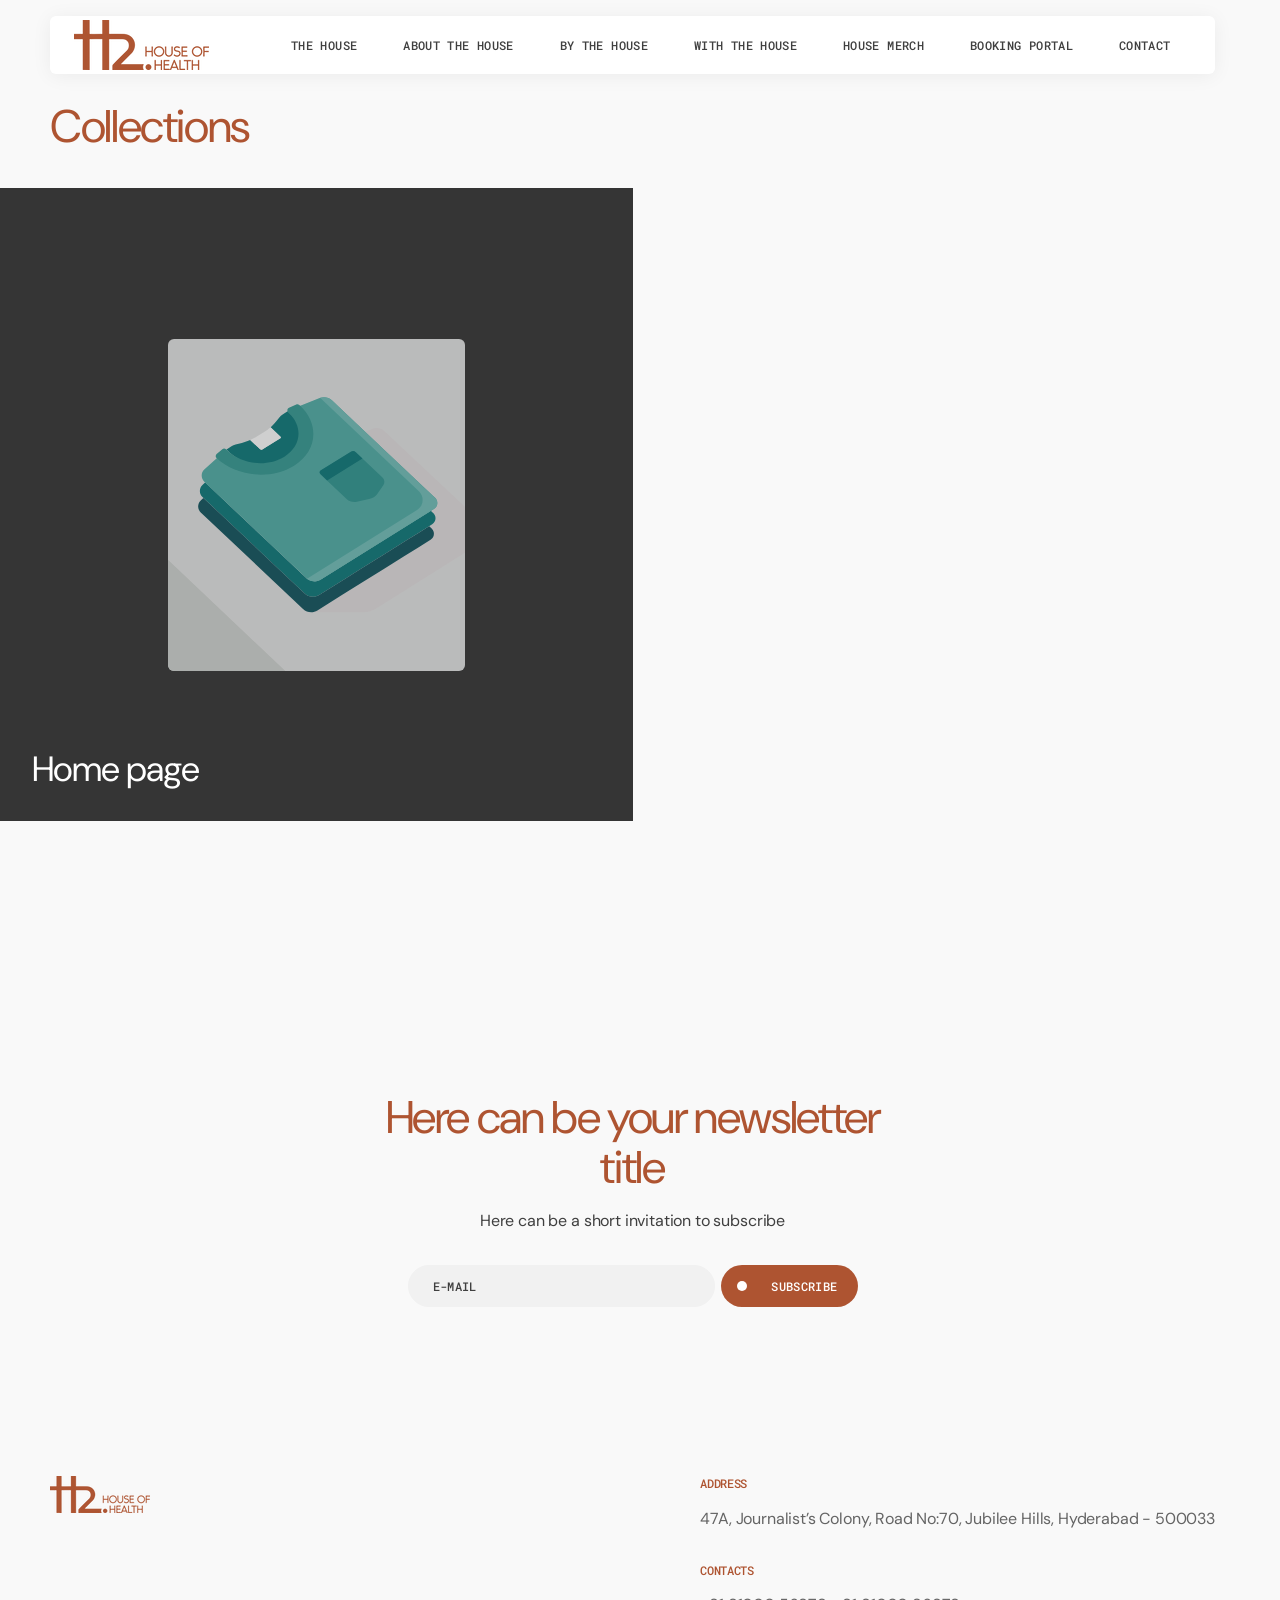
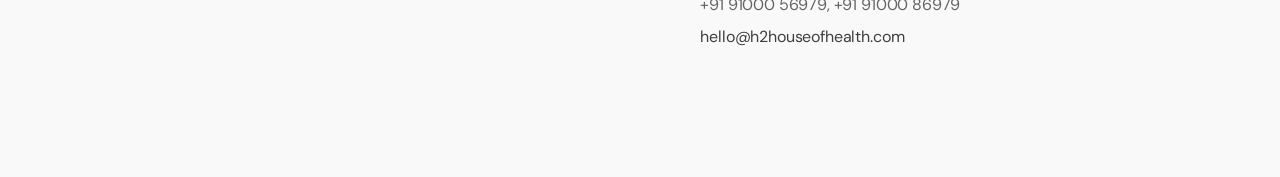
<file: collections.html>
<!doctype html>
<html
	class='no-js'
	data-scheme='light'
	lang='en'
	dir="ltr"
>
<head>
		<meta charset='utf-8'>
		<meta http-equiv='X-UA-Compatible' content='IE=edge'>
		<meta name='viewport' content='width=device-width,initial-scale=1'>
		<meta name='theme-color' content=''>
		<link rel='canonical' href='collections.html'><link
				rel='icon'
				type='image/png'
				href='cdn/shop/files/H2d33a.png?crop=center&amp;height=32&amp;v=1767874801&amp;width=32'
			><title>Collections</title>

		

		

<meta property="og:site_name" content="House of Health">
<meta property="og:url" content="collections.html">
<meta property="og:title" content="Collections">
<meta property="og:type" content="website">
<meta property="og:description" content="House of Health"><meta name="twitter:card" content="summary_large_image">
<meta name="twitter:title" content="Collections">
<meta name="twitter:description" content="House of Health">


		<script src='cdn/shop/t/2/assets/constants5310.js?v=57430444635880596041767860006' defer='defer'></script>
		<script src='cdn/shop/t/2/assets/pubsubb4f1.js?v=2921868252632587581767860006' defer='defer'></script>
		<script src='cdn/shop/t/2/assets/global8c0a.js?v=69555043828941998821767860006' defer='defer'></script>

		<script>
			function calculateScrollbarWidth() {
				const scrollbarWidth =
					window.innerWidth - document.documentElement.clientWidth
				document.documentElement.style.setProperty(
					'--scrollbar-width',
					scrollbarWidth + 'px'
				)
			}

			function calculateVh() {
				let vh = window.innerHeight * 0.01
				document.documentElement.style.setProperty('--vh', `${vh}px`)
			}

			window.addEventListener('load', calculateScrollbarWidth)
			window.addEventListener('resize', calculateScrollbarWidth)

			window.addEventListener('load', calculateVh)
			window.addEventListener('resize', calculateVh)
		</script>
<style data-theme-style>
			@font-face {
  font-family: "DM Sans";
  font-weight: 400;
  font-style: normal;
  font-display: swap;
  src: url("cdn/fonts/dm_sans/dmsans_n4.ec80bd4dd7e1a334c969c265873491ae56018d72.woff2") format("woff2"),
       url("cdn/fonts/dm_sans/dmsans_n4.87bdd914d8a61247b911147ae68e754d695c58a6.woff") format("woff");
}

			@font-face {
  font-family: "DM Sans";
  font-weight: 400;
  font-style: normal;
  font-display: swap;
  src: url("cdn/fonts/dm_sans/dmsans_n4.ec80bd4dd7e1a334c969c265873491ae56018d72.woff2") format("woff2"),
       url("cdn/fonts/dm_sans/dmsans_n4.87bdd914d8a61247b911147ae68e754d695c58a6.woff") format("woff");
}

			Liquid error (layout/theme line 88): font_face can only be used with a font drop
			@font-face {
  font-family: "Roboto Mono";
  font-weight: 500;
  font-style: normal;
  font-display: swap;
  src: url("cdn/fonts/roboto_mono/robotomono_n5.29a963c13062654edff960e0fc0769528bdca7e5.woff2") format("woff2"),
       url("cdn/fonts/roboto_mono/robotomono_n5.ba11b9a58fc32158ddb2acccd36cc62c012f4109.woff") format("woff");
}

			@font-face {
  font-family: "Roboto Mono";
  font-weight: 500;
  font-style: normal;
  font-display: swap;
  src: url("cdn/fonts/roboto_mono/robotomono_n5.29a963c13062654edff960e0fc0769528bdca7e5.woff2") format("woff2"),
       url("cdn/fonts/roboto_mono/robotomono_n5.ba11b9a58fc32158ddb2acccd36cc62c012f4109.woff") format("woff");
}

			@font-face {
  font-family: "DM Sans";
  font-weight: 500;
  font-style: normal;
  font-display: swap;
  src: url("cdn/fonts/dm_sans/dmsans_n5.8a0f1984c77eb7186ceb87c4da2173ff65eb012e.woff2") format("woff2"),
       url("cdn/fonts/dm_sans/dmsans_n5.9ad2e755a89e15b3d6c53259daad5fc9609888e6.woff") format("woff");
}

			@font-face {
  font-family: "DM Sans";
  font-weight: 400;
  font-style: normal;
  font-display: swap;
  src: url("cdn/fonts/dm_sans/dmsans_n4.ec80bd4dd7e1a334c969c265873491ae56018d72.woff2") format("woff2"),
       url("cdn/fonts/dm_sans/dmsans_n4.87bdd914d8a61247b911147ae68e754d695c58a6.woff") format("woff");
}

			@font-face {
  font-family: "Roboto Mono";
  font-weight: 500;
  font-style: normal;
  font-display: swap;
  src: url("cdn/fonts/roboto_mono/robotomono_n5.29a963c13062654edff960e0fc0769528bdca7e5.woff2") format("woff2"),
       url("cdn/fonts/roboto_mono/robotomono_n5.ba11b9a58fc32158ddb2acccd36cc62c012f4109.woff") format("woff");
}

			@font-face {
  font-family: "DM Sans";
  font-weight: 400;
  font-style: normal;
  font-display: swap;
  src: url("cdn/fonts/dm_sans/dmsans_n4.ec80bd4dd7e1a334c969c265873491ae56018d72.woff2") format("woff2"),
       url("cdn/fonts/dm_sans/dmsans_n4.87bdd914d8a61247b911147ae68e754d695c58a6.woff") format("woff");
}

			@font-face {
  font-family: "DM Sans";
  font-weight: 400;
  font-style: normal;
  font-display: swap;
  src: url("cdn/fonts/dm_sans/dmsans_n4.ec80bd4dd7e1a334c969c265873491ae56018d72.woff2") format("woff2"),
       url("cdn/fonts/dm_sans/dmsans_n4.87bdd914d8a61247b911147ae68e754d695c58a6.woff") format("woff");
}

			@font-face {
  font-family: "DM Sans";
  font-weight: 400;
  font-style: normal;
  font-display: swap;
  src: url("cdn/fonts/dm_sans/dmsans_n4.ec80bd4dd7e1a334c969c265873491ae56018d72.woff2") format("woff2"),
       url("cdn/fonts/dm_sans/dmsans_n4.87bdd914d8a61247b911147ae68e754d695c58a6.woff") format("woff");
}

			@font-face {
  font-family: "DM Sans";
  font-weight: 300;
  font-style: normal;
  font-display: swap;
  src: url("cdn/fonts/dm_sans/dmsans_n3.d218434bb518134511e5205d90c23cfb8a1b261b.woff2") format("woff2"),
       url("cdn/fonts/dm_sans/dmsans_n3.0c324a11de656e0e3f656188ad5de9ff34f70c04.woff") format("woff");
}

			@font-face {
  font-family: "DM Sans";
  font-weight: 400;
  font-style: normal;
  font-display: swap;
  src: url("cdn/fonts/dm_sans/dmsans_n4.ec80bd4dd7e1a334c969c265873491ae56018d72.woff2") format("woff2"),
       url("cdn/fonts/dm_sans/dmsans_n4.87bdd914d8a61247b911147ae68e754d695c58a6.woff") format("woff");
}

			@font-face {
  font-family: "DM Sans";
  font-weight: 500;
  font-style: normal;
  font-display: swap;
  src: url("cdn/fonts/dm_sans/dmsans_n5.8a0f1984c77eb7186ceb87c4da2173ff65eb012e.woff2") format("woff2"),
       url("cdn/fonts/dm_sans/dmsans_n5.9ad2e755a89e15b3d6c53259daad5fc9609888e6.woff") format("woff");
}

			@font-face {
  font-family: "DM Sans";
  font-weight: 700;
  font-style: normal;
  font-display: swap;
  src: url("cdn/fonts/dm_sans/dmsans_n7.97e21d81502002291ea1de8aefb79170c6946ce5.woff2") format("woff2"),
       url("cdn/fonts/dm_sans/dmsans_n7.af5c214f5116410ca1d53a2090665620e78e2e1b.woff") format("woff");
}

			@font-face {
  font-family: "DM Sans";
  font-weight: 400;
  font-style: italic;
  font-display: swap;
  src: url("cdn/fonts/dm_sans/dmsans_i4.b8fe05e69ee95d5a53155c346957d8cbf5081c1a.woff2") format("woff2"),
       url("cdn/fonts/dm_sans/dmsans_i4.403fe28ee2ea63e142575c0aa47684d65f8c23a0.woff") format("woff");
}

			@font-face {
  font-family: "DM Sans";
  font-weight: 400;
  font-style: normal;
  font-display: swap;
  src: url("cdn/fonts/dm_sans/dmsans_n4.ec80bd4dd7e1a334c969c265873491ae56018d72.woff2") format("woff2"),
       url("cdn/fonts/dm_sans/dmsans_n4.87bdd914d8a61247b911147ae68e754d695c58a6.woff") format("woff");
}

			@font-face {
  font-family: "DM Sans";
  font-weight: 500;
  font-style: normal;
  font-display: swap;
  src: url("cdn/fonts/dm_sans/dmsans_n5.8a0f1984c77eb7186ceb87c4da2173ff65eb012e.woff2") format("woff2"),
       url("cdn/fonts/dm_sans/dmsans_n5.9ad2e755a89e15b3d6c53259daad5fc9609888e6.woff") format("woff");
}

			
			
			@font-face {
  font-family: "DM Sans";
  font-weight: 400;
  font-style: italic;
  font-display: swap;
  src: url("cdn/fonts/dm_sans/dmsans_i4.b8fe05e69ee95d5a53155c346957d8cbf5081c1a.woff2") format("woff2"),
       url("cdn/fonts/dm_sans/dmsans_i4.403fe28ee2ea63e142575c0aa47684d65f8c23a0.woff") format("woff");
}

			@font-face {
  font-family: "DM Sans";
  font-weight: 700;
  font-style: italic;
  font-display: swap;
  src: url("cdn/fonts/dm_sans/dmsans_i7.52b57f7d7342eb7255084623d98ab83fd96e7f9b.woff2") format("woff2"),
       url("cdn/fonts/dm_sans/dmsans_i7.d5e14ef18a1d4a8ce78a4187580b4eb1759c2eda.woff") format("woff");
}


			
			  :root,
			  [data-scheme=light] .color-background-1 {
			    --color-background: 249,249,249;
			    --color-background-secondary: 255,255,255;
			    --color-background-tertiary: 239,239,234;
			    
			      --gradient-background: #f9f9f9;
			    
			    --color-foreground: 63, 63, 63;
			    --color-foreground-secondary: 63, 63, 63;
			    --color-foreground-tertiary: 175, 175, 175;
			    --color-foreground-title: 174, 84, 49;

			    --color-button-text: 255, 255, 255;
			    --color-button-text-hover: 255, 255, 255;
			    --color-button: 174, 84, 49;
			    --color-button-hover: 174, 84, 49;

					--color-button-secondary-background: 63, 63, 63;
			    --color-button-secondary-background-hover: 39, 39, 36;

			    --color-button-secondary-text: 255, 255, 255;
			    --color-button-secondary-text-hover: 255, 255, 255;

			    --color-button-tertiary-text: 63, 63, 63;
			    --color-button-tertiary-text-hover: 63, 63, 63;

					   --color-button-tertiary-background: 241, 241, 241;
			    --color-button-tertiary-background-hover: 238, 238, 238;

					   --color-button-tertiary-border: , , ;
			    --color-button-tertiary-border-hover: , , ;

					--color-card-price-new: 63, 63, 63;
			       --color-card-price-old: 153, 153, 153;

					--colors_marker_background: 255, 255, 255;
					--color-accent: 63, 63, 63;
			    --color-overlay: 255, 255, 255;
			    --color-border-input: 241, 241, 241;
			    --color-border-input-hover: 241, 241, 241;
			    --color-background-input: 241, 241, 241;
			    --color-background-input-hover: 241, 241, 241;
			    --color-border: 230, 230, 230;
			    --color-badge-background: 66, 119, 253;
			    --color-badge-text: 255, 255, 255;
			  }
			  @media (prefers-color-scheme: light) {
			    :root,
			    [data-scheme=auto] .color-background-1 {
			      --color-background: 249,249,249;
			      --color-background-secondary: 255,255,255;
			      --color-background-tertiary: 239,239,234;
			      
			        --gradient-background: #f9f9f9;
			      
			      --color-foreground: 63, 63, 63;
			      --color-foreground-secondary: 63, 63, 63;
			      --color-foreground-tertiary: 175, 175, 175;
			      --color-foreground-title: 174, 84, 49;

			      --color-button-text: 255, 255, 255;
			      --color-button-text-hover: 255, 255, 255;
			      --color-button: 174, 84, 49;
			      --color-button-hover: 174, 84, 49;

			      --color-button-secondary-background: 63, 63, 63;
			    	--color-button-secondary-background-hover: 39, 39, 36;

						--color-button-secondary-text: 255, 255, 255;
			      --color-button-secondary-text-hover: 255, 255, 255;

			      --color-button-tertiary-text: 63, 63, 63;
			      --color-button-tertiary-text-hover: 63, 63, 63;

						--color-button-tertiary-background: 241, 241, 241;
			    	--color-button-tertiary-background-hover: 238, 238, 238;

						--color-button-tertiary-border: , , ;
			    	--color-button-tertiary-border-hover: , , ;

						--color-card-price-new: 63, 63, 63;
			       	--color-card-price-old: 153, 153, 153;

						--colors_marker_background: 255, 255, 255;
						--color-accent: 63, 63, 63;
			      --color-overlay: 255, 255, 255;
			      --color-border-input: 241, 241, 241;
			      --color-border-input-hover: 241, 241, 241;
			      --color-background-input: 241, 241, 241;
			      --color-background-input-hover: 241, 241, 241;
			      --color-border: 230, 230, 230;
			      --color-badge-background: 66, 119, 253;
			      --color-badge-text: 255, 255, 255;
			    }
			  }
			
			  
			  [data-scheme=light] .color-background-2 {
			    --color-background: 255,255,255;
			    --color-background-secondary: 241,241,241;
			    --color-background-tertiary: 239,239,234;
			    
			      --gradient-background: #ffffff;
			    
			    --color-foreground: 63, 63, 63;
			    --color-foreground-secondary: 109, 109, 109;
			    --color-foreground-tertiary: 109, 109, 109;
			    --color-foreground-title: 63, 63, 63;

			    --color-button-text: 63, 63, 63;
			    --color-button-text-hover: 63, 63, 63;
			    --color-button: 247, 212, 0;
			    --color-button-hover: 238, 210, 40;

					--color-button-secondary-background: 63, 63, 63;
			    --color-button-secondary-background-hover: 63, 63, 63;

			    --color-button-secondary-text: 255, 255, 255;
			    --color-button-secondary-text-hover: 255, 255, 255;

			    --color-button-tertiary-text: 63, 63, 63;
			    --color-button-tertiary-text-hover: 63, 63, 63;

					   --color-button-tertiary-background: 255, 255, 255;
			    --color-button-tertiary-background-hover: 255, 255, 255;

					   --color-button-tertiary-border: , , ;
			    --color-button-tertiary-border-hover: , , ;

					--color-card-price-new: 63, 63, 63;
			       --color-card-price-old: 153, 153, 153;

					--colors_marker_background: 255, 255, 255;
					--color-accent: 63, 63, 63;
			    --color-overlay: 245, 240, 237;
			    --color-border-input: 241, 241, 241;
			    --color-border-input-hover: 241, 241, 241;
			    --color-background-input: 255, 255, 255;
			    --color-background-input-hover: 255, 255, 255;
			    --color-border: 223, 223, 223;
			    --color-badge-background: 255, 255, 255;
			    --color-badge-text: 19, 19, 19;
			  }
			  @media (prefers-color-scheme: light) {
			    
			    [data-scheme=auto] .color-background-2 {
			      --color-background: 255,255,255;
			      --color-background-secondary: 241,241,241;
			      --color-background-tertiary: 239,239,234;
			      
			        --gradient-background: #ffffff;
			      
			      --color-foreground: 63, 63, 63;
			      --color-foreground-secondary: 109, 109, 109;
			      --color-foreground-tertiary: 109, 109, 109;
			      --color-foreground-title: 63, 63, 63;

			      --color-button-text: 63, 63, 63;
			      --color-button-text-hover: 63, 63, 63;
			      --color-button: 247, 212, 0;
			      --color-button-hover: 238, 210, 40;

			      --color-button-secondary-background: 63, 63, 63;
			    	--color-button-secondary-background-hover: 63, 63, 63;

						--color-button-secondary-text: 255, 255, 255;
			      --color-button-secondary-text-hover: 255, 255, 255;

			      --color-button-tertiary-text: 63, 63, 63;
			      --color-button-tertiary-text-hover: 63, 63, 63;

						--color-button-tertiary-background: 255, 255, 255;
			    	--color-button-tertiary-background-hover: 255, 255, 255;

						--color-button-tertiary-border: , , ;
			    	--color-button-tertiary-border-hover: , , ;

						--color-card-price-new: 63, 63, 63;
			       	--color-card-price-old: 153, 153, 153;

						--colors_marker_background: 255, 255, 255;
						--color-accent: 63, 63, 63;
			      --color-overlay: 245, 240, 237;
			      --color-border-input: 241, 241, 241;
			      --color-border-input-hover: 241, 241, 241;
			      --color-background-input: 255, 255, 255;
			      --color-background-input-hover: 255, 255, 255;
			      --color-border: 223, 223, 223;
			      --color-badge-background: 255, 255, 255;
			      --color-badge-text: 19, 19, 19;
			    }
			  }
			
			  
			  [data-scheme=light] .color-background-3 {
			    --color-background: 63,63,63;
			    --color-background-secondary: 83,85,81;
			    --color-background-tertiary: 51,51,51;
			    
			      --gradient-background: #3f3f3f;
			    
			    --color-foreground: 255, 255, 255;
			    --color-foreground-secondary: 249, 249, 249;
			    --color-foreground-tertiary: 255, 255, 255;
			    --color-foreground-title: 255, 255, 255;

			    --color-button-text: 63, 63, 63;
			    --color-button-text-hover: 63, 63, 63;
			    --color-button: 247, 212, 0;
			    --color-button-hover: 238, 210, 40;

					--color-button-secondary-background: 63, 63, 63;
			    --color-button-secondary-background-hover: 63, 63, 63;

			    --color-button-secondary-text: 255, 255, 255;
			    --color-button-secondary-text-hover: 255, 255, 255;

			    --color-button-tertiary-text: 249, 249, 249;
			    --color-button-tertiary-text-hover: 249, 249, 249;

					   --color-button-tertiary-background: 63, 63, 63;
			    --color-button-tertiary-background-hover: 119, 119, 119;

					   --color-button-tertiary-border: , , ;
			    --color-button-tertiary-border-hover: , , ;

					--color-card-price-new: 63, 63, 63;
			       --color-card-price-old: 153, 153, 153;

					--colors_marker_background: 255, 255, 255;
					--color-accent: 63, 63, 63;
			    --color-overlay: 19, 19, 19;
			    --color-border-input: 241, 241, 241;
			    --color-border-input-hover: 241, 241, 241;
			    --color-background-input: 63, 63, 63;
			    --color-background-input-hover: 63, 63, 63;
			    --color-border: 62, 62, 62;
			    --color-badge-background: 255, 255, 255;
			    --color-badge-text: 19, 19, 19;
			  }
			  @media (prefers-color-scheme: light) {
			    
			    [data-scheme=auto] .color-background-3 {
			      --color-background: 63,63,63;
			      --color-background-secondary: 83,85,81;
			      --color-background-tertiary: 51,51,51;
			      
			        --gradient-background: #3f3f3f;
			      
			      --color-foreground: 255, 255, 255;
			      --color-foreground-secondary: 249, 249, 249;
			      --color-foreground-tertiary: 255, 255, 255;
			      --color-foreground-title: 255, 255, 255;

			      --color-button-text: 63, 63, 63;
			      --color-button-text-hover: 63, 63, 63;
			      --color-button: 247, 212, 0;
			      --color-button-hover: 238, 210, 40;

			      --color-button-secondary-background: 63, 63, 63;
			    	--color-button-secondary-background-hover: 63, 63, 63;

						--color-button-secondary-text: 255, 255, 255;
			      --color-button-secondary-text-hover: 255, 255, 255;

			      --color-button-tertiary-text: 249, 249, 249;
			      --color-button-tertiary-text-hover: 249, 249, 249;

						--color-button-tertiary-background: 63, 63, 63;
			    	--color-button-tertiary-background-hover: 119, 119, 119;

						--color-button-tertiary-border: , , ;
			    	--color-button-tertiary-border-hover: , , ;

						--color-card-price-new: 63, 63, 63;
			       	--color-card-price-old: 153, 153, 153;

						--colors_marker_background: 255, 255, 255;
						--color-accent: 63, 63, 63;
			      --color-overlay: 19, 19, 19;
			      --color-border-input: 241, 241, 241;
			      --color-border-input-hover: 241, 241, 241;
			      --color-background-input: 63, 63, 63;
			      --color-background-input-hover: 63, 63, 63;
			      --color-border: 62, 62, 62;
			      --color-badge-background: 255, 255, 255;
			      --color-badge-text: 19, 19, 19;
			    }
			  }
			
			  
			  [data-scheme=light] .color-background-4 {
			    --color-background: 174,84,49;
			    --color-background-secondary: 255,251,229;
			    --color-background-tertiary: 239,239,234;
			    
			      --gradient-background: #ae5431;
			    
			    --color-foreground: 63, 63, 63;
			    --color-foreground-secondary: 119, 119, 119;
			    --color-foreground-tertiary: 175, 175, 175;
			    --color-foreground-title: 63, 63, 63;

			    --color-button-text: 249, 249, 249;
			    --color-button-text-hover: 249, 249, 249;
			    --color-button: 39, 39, 36;
			    --color-button-hover: 39, 39, 36;

					--color-button-secondary-background: 63, 63, 63;
			    --color-button-secondary-background-hover: 71, 71, 69;

			    --color-button-secondary-text: 255, 255, 255;
			    --color-button-secondary-text-hover: 255, 255, 255;

			    --color-button-tertiary-text: 63, 63, 63;
			    --color-button-tertiary-text-hover: 63, 63, 63;

					   --color-button-tertiary-background: 255, 255, 255;
			    --color-button-tertiary-background-hover: 255, 255, 255;

					   --color-button-tertiary-border: , , ;
			    --color-button-tertiary-border-hover: , , ;

					--color-card-price-new: 63, 63, 63;
			       --color-card-price-old: 153, 153, 153;

					--colors_marker_background: 255, 255, 255;
					--color-accent: 241, 229, 155;
			    --color-overlay: 255, 255, 255;
			    --color-border-input: 241, 241, 241;
			    --color-border-input-hover: 241, 241, 241;
			    --color-background-input: 241, 241, 241;
			    --color-background-input-hover: 241, 241, 241;
			    --color-border: 230, 230, 230;
			    --color-badge-background: 66, 119, 253;
			    --color-badge-text: 255, 255, 255;
			  }
			  @media (prefers-color-scheme: light) {
			    
			    [data-scheme=auto] .color-background-4 {
			      --color-background: 174,84,49;
			      --color-background-secondary: 255,251,229;
			      --color-background-tertiary: 239,239,234;
			      
			        --gradient-background: #ae5431;
			      
			      --color-foreground: 63, 63, 63;
			      --color-foreground-secondary: 119, 119, 119;
			      --color-foreground-tertiary: 175, 175, 175;
			      --color-foreground-title: 63, 63, 63;

			      --color-button-text: 249, 249, 249;
			      --color-button-text-hover: 249, 249, 249;
			      --color-button: 39, 39, 36;
			      --color-button-hover: 39, 39, 36;

			      --color-button-secondary-background: 63, 63, 63;
			    	--color-button-secondary-background-hover: 71, 71, 69;

						--color-button-secondary-text: 255, 255, 255;
			      --color-button-secondary-text-hover: 255, 255, 255;

			      --color-button-tertiary-text: 63, 63, 63;
			      --color-button-tertiary-text-hover: 63, 63, 63;

						--color-button-tertiary-background: 255, 255, 255;
			    	--color-button-tertiary-background-hover: 255, 255, 255;

						--color-button-tertiary-border: , , ;
			    	--color-button-tertiary-border-hover: , , ;

						--color-card-price-new: 63, 63, 63;
			       	--color-card-price-old: 153, 153, 153;

						--colors_marker_background: 255, 255, 255;
						--color-accent: 241, 229, 155;
			      --color-overlay: 255, 255, 255;
			      --color-border-input: 241, 241, 241;
			      --color-border-input-hover: 241, 241, 241;
			      --color-background-input: 241, 241, 241;
			      --color-background-input-hover: 241, 241, 241;
			      --color-border: 230, 230, 230;
			      --color-badge-background: 66, 119, 253;
			      --color-badge-text: 255, 255, 255;
			    }
			  }
			
			  
			  [data-scheme=light] .color-background-5 {
			    --color-background: 255,255,255;
			    --color-background-secondary: 243,244,241;
			    --color-background-tertiary: 243,244,241;
			    
			      --gradient-background: #ffffff;
			    
			    --color-foreground: 116, 116, 115;
			    --color-foreground-secondary: 119, 119, 119;
			    --color-foreground-tertiary: 175, 175, 175;
			    --color-foreground-title: 116, 116, 115;

			    --color-button-text: 235, 235, 235;
			    --color-button-text-hover: 235, 235, 235;
			    --color-button: 39, 39, 36;
			    --color-button-hover: 0, 0, 0;

					--color-button-secondary-background: 39, 39, 36;
			    --color-button-secondary-background-hover: 0, 0, 0;

			    --color-button-secondary-text: 235, 235, 235;
			    --color-button-secondary-text-hover: 235, 235, 235;

			    --color-button-tertiary-text: 63, 63, 63;
			    --color-button-tertiary-text-hover: 63, 63, 63;

					   --color-button-tertiary-background: 255, 255, 255;
			    --color-button-tertiary-background-hover: 249, 249, 249;

					   --color-button-tertiary-border: , , ;
			    --color-button-tertiary-border-hover: , , ;

					--color-card-price-new: 39, 39, 36;
			       --color-card-price-old: 119, 119, 119;

					--colors_marker_background: 255, 255, 255;
					--color-accent: 237, 91, 67;
			    --color-overlay: 243, 244, 241;
			    --color-border-input: 243, 244, 241;
			    --color-border-input-hover: 243, 244, 241;
			    --color-background-input: 243, 244, 241;
			    --color-background-input-hover: 243, 244, 241;
			    --color-border: 236, 236, 236;
			    --color-badge-background: 237, 91, 67;
			    --color-badge-text: 255, 255, 255;
			  }
			  @media (prefers-color-scheme: light) {
			    
			    [data-scheme=auto] .color-background-5 {
			      --color-background: 255,255,255;
			      --color-background-secondary: 243,244,241;
			      --color-background-tertiary: 243,244,241;
			      
			        --gradient-background: #ffffff;
			      
			      --color-foreground: 116, 116, 115;
			      --color-foreground-secondary: 119, 119, 119;
			      --color-foreground-tertiary: 175, 175, 175;
			      --color-foreground-title: 116, 116, 115;

			      --color-button-text: 235, 235, 235;
			      --color-button-text-hover: 235, 235, 235;
			      --color-button: 39, 39, 36;
			      --color-button-hover: 0, 0, 0;

			      --color-button-secondary-background: 39, 39, 36;
			    	--color-button-secondary-background-hover: 0, 0, 0;

						--color-button-secondary-text: 235, 235, 235;
			      --color-button-secondary-text-hover: 235, 235, 235;

			      --color-button-tertiary-text: 63, 63, 63;
			      --color-button-tertiary-text-hover: 63, 63, 63;

						--color-button-tertiary-background: 255, 255, 255;
			    	--color-button-tertiary-background-hover: 249, 249, 249;

						--color-button-tertiary-border: , , ;
			    	--color-button-tertiary-border-hover: , , ;

						--color-card-price-new: 39, 39, 36;
			       	--color-card-price-old: 119, 119, 119;

						--colors_marker_background: 255, 255, 255;
						--color-accent: 237, 91, 67;
			      --color-overlay: 243, 244, 241;
			      --color-border-input: 243, 244, 241;
			      --color-border-input-hover: 243, 244, 241;
			      --color-background-input: 243, 244, 241;
			      --color-background-input-hover: 243, 244, 241;
			      --color-border: 236, 236, 236;
			      --color-badge-background: 237, 91, 67;
			      --color-badge-text: 255, 255, 255;
			    }
			  }
			

			body, .color-background-1, .color-background-2, .color-background-3, .color-background-4, .color-background-5 {
			  color: rgba(var(--color-foreground));
			  background-color: rgb(var(--color-background));
			}

			:root {
			  --announcement-height: 0px;
			  --header-height: 0px;
			  --breadcrumbs-height: 0px;
			  --scrollbar-width: 0px;
			  --vh: 1vh;

			  --spaced-section: 5rem;

			  --font-body-family: "DM Sans", sans-serif;
			  --font-body-style: normal;
			  --font-body-weight: 400;

			  --font-body-scale: 1.6;
			  --font-body-line-height: 1.5;
			  --font-body-letter-spacing: -0.1em;

			  --font-heading-family: "DM Sans", sans-serif;
			  --font-heading-style: normal;
			  --font-heading-weight: 400;
			  --font-heading-letter-spacing: -0.3em;
			  --font-heading-line-height: 1.1;
			  --font-heading-text-transform: none;

			  --font-subtitle-family: "Roboto Mono", monospace;
			  --font-subtitle-style: normal;
			  --font-subtitle-weight: 500;
			  --font-subtitle-text-transform: uppercase;
			  --font-subtitle-scale: 1.24;

			  --font-heading-h1-scale: 1.27;
			  --font-heading-h2-scale: 1.17;
			  --font-heading-h3-scale: 1.0;
			  --font-heading-h4-scale: 1.0;
			  --font-heading-h5-scale: 1.0;
				--font-heading-h6-scale: 1.0;

			  --font-heading-card-family: "DM Sans", sans-serif;
			  --font-heading-card-style: normal;
			  --font-heading-card-weight: 500;
			  --font-text-card-family: "DM Sans", sans-serif;
			  --font-text-card-style: normal;
			  --font-text-card-weight: 400;

			  --font-heading-card-scale: 2.0;
			  --font-text-card-scale: 1.4;

			  --font-button-family: "Roboto Mono", monospace;
			  --font-button-style: normal;
			  --font-button-weight: 500;
			  --font-button-text-transform: uppercase;

			  --font-button-letter-spacing: 0.03em;
			  --font-subtitle-letter-spacing: 0.3em;
			  --font-badge-letter-spacing: -0.02em;
			  --font-menu-letter-spacing: 0.03em;
			  --font-big-menu-letter-spacing: -0.04em;

			  --font-header-menu-family: "Roboto Mono", monospace;
			  --font-header-menu-style: normal;
			  --font-header-menu-weight: 500;
			  --font-header-menu-text-transform: uppercase;

			  --font-footer-menu-family: "DM Sans", sans-serif;
			  --font-footer-menu-style: normal;
			  --font-footer-menu-weight: 400;
			  --font-footer-link-size: px;
			  --font-footer-bottom-link-size: px;

			  --font-popups-heading-family: "DM Sans", sans-serif;
			  --font-popups-heading-style: normal;
			  --font-popups-heading-weight: 400;
			  --font-popups-text-family: "DM Sans", sans-serif;
			  --font-popups-text-style: normal;
			  --font-popups-text-weight: 400;
			  --font-popup-heading-scale: 1.23;
			  --font-popup-desc-scale: 1.0;
			  --font-popup-text-scale: 1.07;
			  --font-notification-heading-scale: 1.0;
			  --font-notification-text-scale: 1.0;

			  --border-radius-main: 6px;
			  --border-radius-button: 100px;
			  --border-radius-badge: 30px;
			  --payment-terms-background-color: ;
			}

			@media screen and (min-width: 990px) {
			  :root {
			   --spaced-section: 16rem;
			  }
			}

			*,
			*::before,
			*::after {
			box-sizing: inherit;
			}

			html {
			  box-sizing: border-box;
			  font-size: 10px;
			  height: 100%;
			}

			body {
			  position: relative;
			  display: flex;
			  flex-direction: column;
			  min-height: 100%;
			  margin: 0;
			 	font-size: calc(var(--font-body-scale) * 1rem);
			  line-height: var(--font-body-line-height);
			  font-family: var(--font-body-family);
			  font-style: var(--font-body-style);
			  font-weight: var(--font-body-weight);
			  letter-spacing: calc(var(--font-body-letter-spacing) * 0.1);
			  overflow-x: hidden;
			}



			#MainContent {
			  flex-grow: 1;
			}
		</style>

		<style data-theme-style>
  
  [data-scheme=dark] .color-background-1 {
  	--color-background: 31, 31, 31;
  	--color-overlay: 0, 0, 0;
  	--gradient-background: rgb(31, 31, 31);
  	--color-foreground: 229, 229, 229;
  	--color-foreground-secondary: 169, 169, 169;
  	--color-foreground-tertiary: 169, 169, 169;
  	--color-foreground-title: 229, 229, 229;
  	--color-border-input: 53, 53, 53;
  	--color-border-input-hover: 63, 63, 63;
  	--color-background-input: 40, 40, 40;
  	--color-background-input-hover: 10, 10, 10;
  	--color-border: 53, 53, 53;
  	--color-announcement-bar: 0, 0, 0;
  	--color-announcement-bar-background-1: 0, 0, 0;
  	--alpha-link: 0.5;
  	--color-button: 53, 53, 53;
  	--color-button-hover: 33, 33, 33;
  	--color-button-text: 229, 229, 229;
  	--color-button-text-hover: 229, 229, 229;
  	--color-button-secondary-background: 53, 53, 53;
  	--color-button-secondary-background-hover: 63, 63, 63;
  	--color-button-secondary-text: 229, 229, 229;
  	--color-button-secondary-text-hover: 229, 229, 229;
		--color-button-tertiary-background:  229, 229, 229;
		--color-button-tertiary-background-hover: 255, 255, 255;
		--color-button-tertiary-border: 229, 229, 229;
		--color-button-tertiary-border-hover: 53, 53, 53;
  	--color-button-tertiary-text: 63, 63, 63;
  	--color-button-tertiary-text-hover: 63, 63, 63;
		--color-card-price-new: 255, 255, 255;
      --color-card-price-old: 229, 229, 229;
  	--alpha-button-background: 1;
  	--alpha-button-border: 1;
  	--color-placeholder-input: 229, 229, 229;
  	--color-error-background: 0, 0, 0;
  	--color-title-text: 229, 229, 229;
		--color-accent: 229, 229, 229;

		.slideshow-slide__title {
			--color-foreground-title: 174, 84, 49;
		}

		.slideshow-slide__desc {
			--color-foreground: 63, 63, 63;
		}

		.promo-block__overlay_light {
			--color-overlay: 255, 255, 255;
		}

		.promo-block__content_light, .aside-menu__promo-container_image {
			--color-foreground-title: 174, 84, 49;
			--color-foreground: 63, 63, 63;
		}

		.product-grid__content_title, .product-grid__content_wrapper, .product-grid__content_vendor,
		.product-grid__content .price, .product-grid__content .price--on-sale .price-item--regular,
		.product-grid__content_description, .product-grid__content_collection-title {
			--color-foreground-title: 174, 84, 49;
			--color-foreground: 63, 63, 63;
			--color-card-price-new: 63, 63, 63;
			--color-card-price-old: 153, 153, 153;
			--color-foreground-secondary: 63, 63, 63;
		}

		.collection-hero__inner_image, .slideshow-column__text-slider__wrapper_image {
			--color-foreground: 63, 63, 63;
			--color-foreground-title: 174, 84, 49;
		}
  }

  @media (prefers-color-scheme: dark) {
  	[data-scheme=auto] .color-background-1 {
  		--color-background: 31, 31, 31;
  		--gradient-background: rgb(31, 31, 31);
  		--color-overlay: 0, 0, 0;
  		--color-foreground: 229, 229, 229;
  		--color-foreground-secondary: 169, 169, 169;
  		--color-foreground-tertiary: 169, 169, 169;
  		--color-foreground-title: 229, 229, 229;
  		--color-border-input: 53, 53, 53;
  		--color-border-input-hover: 63, 63, 63;
  		--color-background-input: 40, 40, 40;
  		--color-background-input-hover: 10, 10, 10;
  		--color-border: 53, 53, 53;
  		--color-announcement-bar: 0, 0, 0;
  		--color-announcement-bar-background-1: 0, 0, 0;
  		--alpha-link: 0.5;
  		--color-button: 53, 53, 53;
  		--color-button-hover: 33, 33, 33;
  		--color-button-text: 229, 229, 229;
  		--color-button-text-hover: 229, 229, 229;
  		--color-button-secondary-background: 53, 53, 53;
  		--color-button-secondary-background-hover: 63, 63, 63;
  		--color-button-secondary-text: 229, 229, 229;
  		--color-button-secondary-text-hover: 229, 229, 229;
  		--color-button-tertiary-background:  229, 229, 229;
			--color-button-tertiary-background-hover: 255, 255, 255;
			--color-button-tertiary-border: 229, 229, 229;
			--color-button-tertiary-border-hover: 53, 53, 53;
  		--color-button-tertiary-text: 63, 63, 63;
  		--color-button-tertiary-text-hover: 63, 63, 63;
			--color-card-price-new: 255, 255, 255;
      --color-card-price-old: 229, 229, 229;
  		--alpha-button-background: 1;
  		--alpha-button-border: 1;
  		--color-placeholder-input: 229, 229, 229;
  		--color-error-background: 0, 0, 0;
  		--color-title-text: 229, 229, 229;
			--color-accent: 229, 229, 229;

			.slideshow-slide__title {
				--color-foreground-title: 174, 84, 49;
			}

			.slideshow-slide__desc {
				--color-foreground: 63, 63, 63;
			}

			.promo-block__content_light, .aside-menu__promo-container_image {
				--color-foreground-title: 174, 84, 49;
				--color-foreground: 63, 63, 63;
			}

			.product-grid__content_title, .product-grid__content_wrapper, .product-grid__content_vendor,
			.product-grid__content .price, .product-grid__content .price--on-sale .price-item--regular,
			.product-grid__content_description, .product-grid__content_collection-title {
				--color-foreground-title: 174, 84, 49;
				--color-foreground: 63, 63, 63;
				--color-card-price-new: 63, 63, 63;
				--color-card-price-old: 153, 153, 153;
				--color-foreground-secondary: 63, 63, 63;
			}

			.collection-hero__inner_image, .slideshow-column__text-slider__wrapper_image {
				--color-foreground: 63, 63, 63;
				--color-foreground-title: 174, 84, 49;
			}
  	}
  }
  
  [data-scheme=dark] .color-background-2 {
  	--color-background: 31, 31, 31;
  	--color-overlay: 0, 0, 0;
  	--gradient-background: rgb(31, 31, 31);
  	--color-foreground: 229, 229, 229;
  	--color-foreground-secondary: 169, 169, 169;
  	--color-foreground-tertiary: 169, 169, 169;
  	--color-foreground-title: 229, 229, 229;
  	--color-border-input: 53, 53, 53;
  	--color-border-input-hover: 63, 63, 63;
  	--color-background-input: 40, 40, 40;
  	--color-background-input-hover: 10, 10, 10;
  	--color-border: 53, 53, 53;
  	--color-announcement-bar: 0, 0, 0;
  	--color-announcement-bar-background-1: 0, 0, 0;
  	--alpha-link: 0.5;
  	--color-button: 53, 53, 53;
  	--color-button-hover: 33, 33, 33;
  	--color-button-text: 229, 229, 229;
  	--color-button-text-hover: 229, 229, 229;
  	--color-button-secondary-background: 53, 53, 53;
  	--color-button-secondary-background-hover: 63, 63, 63;
  	--color-button-secondary-text: 229, 229, 229;
  	--color-button-secondary-text-hover: 229, 229, 229;
		--color-button-tertiary-background:  229, 229, 229;
		--color-button-tertiary-background-hover: 255, 255, 255;
		--color-button-tertiary-border: 229, 229, 229;
		--color-button-tertiary-border-hover: 53, 53, 53;
  	--color-button-tertiary-text: 63, 63, 63;
  	--color-button-tertiary-text-hover: 63, 63, 63;
		--color-card-price-new: 255, 255, 255;
      --color-card-price-old: 229, 229, 229;
  	--alpha-button-background: 1;
  	--alpha-button-border: 1;
  	--color-placeholder-input: 229, 229, 229;
  	--color-error-background: 0, 0, 0;
  	--color-title-text: 229, 229, 229;
		--color-accent: 229, 229, 229;

		.slideshow-slide__title {
			--color-foreground-title: 63, 63, 63;
		}

		.slideshow-slide__desc {
			--color-foreground: 63, 63, 63;
		}

		.promo-block__overlay_light {
			--color-overlay: 245, 240, 237;
		}

		.promo-block__content_light, .aside-menu__promo-container_image {
			--color-foreground-title: 63, 63, 63;
			--color-foreground: 63, 63, 63;
		}

		.product-grid__content_title, .product-grid__content_wrapper, .product-grid__content_vendor,
		.product-grid__content .price, .product-grid__content .price--on-sale .price-item--regular,
		.product-grid__content_description, .product-grid__content_collection-title {
			--color-foreground-title: 63, 63, 63;
			--color-foreground: 63, 63, 63;
			--color-card-price-new: 63, 63, 63;
			--color-card-price-old: 153, 153, 153;
			--color-foreground-secondary: 109, 109, 109;
		}

		.collection-hero__inner_image, .slideshow-column__text-slider__wrapper_image {
			--color-foreground: 63, 63, 63;
			--color-foreground-title: 63, 63, 63;
		}
  }

  @media (prefers-color-scheme: dark) {
  	[data-scheme=auto] .color-background-2 {
  		--color-background: 31, 31, 31;
  		--gradient-background: rgb(31, 31, 31);
  		--color-overlay: 0, 0, 0;
  		--color-foreground: 229, 229, 229;
  		--color-foreground-secondary: 169, 169, 169;
  		--color-foreground-tertiary: 169, 169, 169;
  		--color-foreground-title: 229, 229, 229;
  		--color-border-input: 53, 53, 53;
  		--color-border-input-hover: 63, 63, 63;
  		--color-background-input: 40, 40, 40;
  		--color-background-input-hover: 10, 10, 10;
  		--color-border: 53, 53, 53;
  		--color-announcement-bar: 0, 0, 0;
  		--color-announcement-bar-background-1: 0, 0, 0;
  		--alpha-link: 0.5;
  		--color-button: 53, 53, 53;
  		--color-button-hover: 33, 33, 33;
  		--color-button-text: 229, 229, 229;
  		--color-button-text-hover: 229, 229, 229;
  		--color-button-secondary-background: 53, 53, 53;
  		--color-button-secondary-background-hover: 63, 63, 63;
  		--color-button-secondary-text: 229, 229, 229;
  		--color-button-secondary-text-hover: 229, 229, 229;
  		--color-button-tertiary-background:  229, 229, 229;
			--color-button-tertiary-background-hover: 255, 255, 255;
			--color-button-tertiary-border: 229, 229, 229;
			--color-button-tertiary-border-hover: 53, 53, 53;
  		--color-button-tertiary-text: 63, 63, 63;
  		--color-button-tertiary-text-hover: 63, 63, 63;
			--color-card-price-new: 255, 255, 255;
      --color-card-price-old: 229, 229, 229;
  		--alpha-button-background: 1;
  		--alpha-button-border: 1;
  		--color-placeholder-input: 229, 229, 229;
  		--color-error-background: 0, 0, 0;
  		--color-title-text: 229, 229, 229;
			--color-accent: 229, 229, 229;

			.slideshow-slide__title {
				--color-foreground-title: 63, 63, 63;
			}

			.slideshow-slide__desc {
				--color-foreground: 63, 63, 63;
			}

			.promo-block__content_light, .aside-menu__promo-container_image {
				--color-foreground-title: 63, 63, 63;
				--color-foreground: 63, 63, 63;
			}

			.product-grid__content_title, .product-grid__content_wrapper, .product-grid__content_vendor,
			.product-grid__content .price, .product-grid__content .price--on-sale .price-item--regular,
			.product-grid__content_description, .product-grid__content_collection-title {
				--color-foreground-title: 63, 63, 63;
				--color-foreground: 63, 63, 63;
				--color-card-price-new: 63, 63, 63;
				--color-card-price-old: 153, 153, 153;
				--color-foreground-secondary: 109, 109, 109;
			}

			.collection-hero__inner_image, .slideshow-column__text-slider__wrapper_image {
				--color-foreground: 63, 63, 63;
				--color-foreground-title: 63, 63, 63;
			}
  	}
  }
  
  [data-scheme=dark] .color-background-3 {
  	--color-background: 31, 31, 31;
  	--color-overlay: 0, 0, 0;
  	--gradient-background: rgb(31, 31, 31);
  	--color-foreground: 229, 229, 229;
  	--color-foreground-secondary: 169, 169, 169;
  	--color-foreground-tertiary: 169, 169, 169;
  	--color-foreground-title: 229, 229, 229;
  	--color-border-input: 53, 53, 53;
  	--color-border-input-hover: 63, 63, 63;
  	--color-background-input: 40, 40, 40;
  	--color-background-input-hover: 10, 10, 10;
  	--color-border: 53, 53, 53;
  	--color-announcement-bar: 0, 0, 0;
  	--color-announcement-bar-background-1: 0, 0, 0;
  	--alpha-link: 0.5;
  	--color-button: 53, 53, 53;
  	--color-button-hover: 33, 33, 33;
  	--color-button-text: 229, 229, 229;
  	--color-button-text-hover: 229, 229, 229;
  	--color-button-secondary-background: 53, 53, 53;
  	--color-button-secondary-background-hover: 63, 63, 63;
  	--color-button-secondary-text: 229, 229, 229;
  	--color-button-secondary-text-hover: 229, 229, 229;
		--color-button-tertiary-background:  229, 229, 229;
		--color-button-tertiary-background-hover: 255, 255, 255;
		--color-button-tertiary-border: 229, 229, 229;
		--color-button-tertiary-border-hover: 53, 53, 53;
  	--color-button-tertiary-text: 63, 63, 63;
  	--color-button-tertiary-text-hover: 63, 63, 63;
		--color-card-price-new: 255, 255, 255;
      --color-card-price-old: 229, 229, 229;
  	--alpha-button-background: 1;
  	--alpha-button-border: 1;
  	--color-placeholder-input: 229, 229, 229;
  	--color-error-background: 0, 0, 0;
  	--color-title-text: 229, 229, 229;
		--color-accent: 229, 229, 229;

		.slideshow-slide__title {
			--color-foreground-title: 255, 255, 255;
		}

		.slideshow-slide__desc {
			--color-foreground: 255, 255, 255;
		}

		.promo-block__overlay_light {
			--color-overlay: 19, 19, 19;
		}

		.promo-block__content_light, .aside-menu__promo-container_image {
			--color-foreground-title: 255, 255, 255;
			--color-foreground: 255, 255, 255;
		}

		.product-grid__content_title, .product-grid__content_wrapper, .product-grid__content_vendor,
		.product-grid__content .price, .product-grid__content .price--on-sale .price-item--regular,
		.product-grid__content_description, .product-grid__content_collection-title {
			--color-foreground-title: 255, 255, 255;
			--color-foreground: 255, 255, 255;
			--color-card-price-new: 63, 63, 63;
			--color-card-price-old: 153, 153, 153;
			--color-foreground-secondary: 249, 249, 249;
		}

		.collection-hero__inner_image, .slideshow-column__text-slider__wrapper_image {
			--color-foreground: 255, 255, 255;
			--color-foreground-title: 255, 255, 255;
		}
  }

  @media (prefers-color-scheme: dark) {
  	[data-scheme=auto] .color-background-3 {
  		--color-background: 31, 31, 31;
  		--gradient-background: rgb(31, 31, 31);
  		--color-overlay: 0, 0, 0;
  		--color-foreground: 229, 229, 229;
  		--color-foreground-secondary: 169, 169, 169;
  		--color-foreground-tertiary: 169, 169, 169;
  		--color-foreground-title: 229, 229, 229;
  		--color-border-input: 53, 53, 53;
  		--color-border-input-hover: 63, 63, 63;
  		--color-background-input: 40, 40, 40;
  		--color-background-input-hover: 10, 10, 10;
  		--color-border: 53, 53, 53;
  		--color-announcement-bar: 0, 0, 0;
  		--color-announcement-bar-background-1: 0, 0, 0;
  		--alpha-link: 0.5;
  		--color-button: 53, 53, 53;
  		--color-button-hover: 33, 33, 33;
  		--color-button-text: 229, 229, 229;
  		--color-button-text-hover: 229, 229, 229;
  		--color-button-secondary-background: 53, 53, 53;
  		--color-button-secondary-background-hover: 63, 63, 63;
  		--color-button-secondary-text: 229, 229, 229;
  		--color-button-secondary-text-hover: 229, 229, 229;
  		--color-button-tertiary-background:  229, 229, 229;
			--color-button-tertiary-background-hover: 255, 255, 255;
			--color-button-tertiary-border: 229, 229, 229;
			--color-button-tertiary-border-hover: 53, 53, 53;
  		--color-button-tertiary-text: 63, 63, 63;
  		--color-button-tertiary-text-hover: 63, 63, 63;
			--color-card-price-new: 255, 255, 255;
      --color-card-price-old: 229, 229, 229;
  		--alpha-button-background: 1;
  		--alpha-button-border: 1;
  		--color-placeholder-input: 229, 229, 229;
  		--color-error-background: 0, 0, 0;
  		--color-title-text: 229, 229, 229;
			--color-accent: 229, 229, 229;

			.slideshow-slide__title {
				--color-foreground-title: 255, 255, 255;
			}

			.slideshow-slide__desc {
				--color-foreground: 255, 255, 255;
			}

			.promo-block__content_light, .aside-menu__promo-container_image {
				--color-foreground-title: 255, 255, 255;
				--color-foreground: 255, 255, 255;
			}

			.product-grid__content_title, .product-grid__content_wrapper, .product-grid__content_vendor,
			.product-grid__content .price, .product-grid__content .price--on-sale .price-item--regular,
			.product-grid__content_description, .product-grid__content_collection-title {
				--color-foreground-title: 255, 255, 255;
				--color-foreground: 255, 255, 255;
				--color-card-price-new: 63, 63, 63;
				--color-card-price-old: 153, 153, 153;
				--color-foreground-secondary: 249, 249, 249;
			}

			.collection-hero__inner_image, .slideshow-column__text-slider__wrapper_image {
				--color-foreground: 255, 255, 255;
				--color-foreground-title: 255, 255, 255;
			}
  	}
  }
  
  [data-scheme=dark] .color-background-4 {
  	--color-background: 31, 31, 31;
  	--color-overlay: 0, 0, 0;
  	--gradient-background: rgb(31, 31, 31);
  	--color-foreground: 229, 229, 229;
  	--color-foreground-secondary: 169, 169, 169;
  	--color-foreground-tertiary: 169, 169, 169;
  	--color-foreground-title: 229, 229, 229;
  	--color-border-input: 53, 53, 53;
  	--color-border-input-hover: 63, 63, 63;
  	--color-background-input: 40, 40, 40;
  	--color-background-input-hover: 10, 10, 10;
  	--color-border: 53, 53, 53;
  	--color-announcement-bar: 0, 0, 0;
  	--color-announcement-bar-background-1: 0, 0, 0;
  	--alpha-link: 0.5;
  	--color-button: 53, 53, 53;
  	--color-button-hover: 33, 33, 33;
  	--color-button-text: 229, 229, 229;
  	--color-button-text-hover: 229, 229, 229;
  	--color-button-secondary-background: 53, 53, 53;
  	--color-button-secondary-background-hover: 63, 63, 63;
  	--color-button-secondary-text: 229, 229, 229;
  	--color-button-secondary-text-hover: 229, 229, 229;
		--color-button-tertiary-background:  229, 229, 229;
		--color-button-tertiary-background-hover: 255, 255, 255;
		--color-button-tertiary-border: 229, 229, 229;
		--color-button-tertiary-border-hover: 53, 53, 53;
  	--color-button-tertiary-text: 63, 63, 63;
  	--color-button-tertiary-text-hover: 63, 63, 63;
		--color-card-price-new: 255, 255, 255;
      --color-card-price-old: 229, 229, 229;
  	--alpha-button-background: 1;
  	--alpha-button-border: 1;
  	--color-placeholder-input: 229, 229, 229;
  	--color-error-background: 0, 0, 0;
  	--color-title-text: 229, 229, 229;
		--color-accent: 229, 229, 229;

		.slideshow-slide__title {
			--color-foreground-title: 63, 63, 63;
		}

		.slideshow-slide__desc {
			--color-foreground: 63, 63, 63;
		}

		.promo-block__overlay_light {
			--color-overlay: 255, 255, 255;
		}

		.promo-block__content_light, .aside-menu__promo-container_image {
			--color-foreground-title: 63, 63, 63;
			--color-foreground: 63, 63, 63;
		}

		.product-grid__content_title, .product-grid__content_wrapper, .product-grid__content_vendor,
		.product-grid__content .price, .product-grid__content .price--on-sale .price-item--regular,
		.product-grid__content_description, .product-grid__content_collection-title {
			--color-foreground-title: 63, 63, 63;
			--color-foreground: 63, 63, 63;
			--color-card-price-new: 63, 63, 63;
			--color-card-price-old: 153, 153, 153;
			--color-foreground-secondary: 119, 119, 119;
		}

		.collection-hero__inner_image, .slideshow-column__text-slider__wrapper_image {
			--color-foreground: 63, 63, 63;
			--color-foreground-title: 63, 63, 63;
		}
  }

  @media (prefers-color-scheme: dark) {
  	[data-scheme=auto] .color-background-4 {
  		--color-background: 31, 31, 31;
  		--gradient-background: rgb(31, 31, 31);
  		--color-overlay: 0, 0, 0;
  		--color-foreground: 229, 229, 229;
  		--color-foreground-secondary: 169, 169, 169;
  		--color-foreground-tertiary: 169, 169, 169;
  		--color-foreground-title: 229, 229, 229;
  		--color-border-input: 53, 53, 53;
  		--color-border-input-hover: 63, 63, 63;
  		--color-background-input: 40, 40, 40;
  		--color-background-input-hover: 10, 10, 10;
  		--color-border: 53, 53, 53;
  		--color-announcement-bar: 0, 0, 0;
  		--color-announcement-bar-background-1: 0, 0, 0;
  		--alpha-link: 0.5;
  		--color-button: 53, 53, 53;
  		--color-button-hover: 33, 33, 33;
  		--color-button-text: 229, 229, 229;
  		--color-button-text-hover: 229, 229, 229;
  		--color-button-secondary-background: 53, 53, 53;
  		--color-button-secondary-background-hover: 63, 63, 63;
  		--color-button-secondary-text: 229, 229, 229;
  		--color-button-secondary-text-hover: 229, 229, 229;
  		--color-button-tertiary-background:  229, 229, 229;
			--color-button-tertiary-background-hover: 255, 255, 255;
			--color-button-tertiary-border: 229, 229, 229;
			--color-button-tertiary-border-hover: 53, 53, 53;
  		--color-button-tertiary-text: 63, 63, 63;
  		--color-button-tertiary-text-hover: 63, 63, 63;
			--color-card-price-new: 255, 255, 255;
      --color-card-price-old: 229, 229, 229;
  		--alpha-button-background: 1;
  		--alpha-button-border: 1;
  		--color-placeholder-input: 229, 229, 229;
  		--color-error-background: 0, 0, 0;
  		--color-title-text: 229, 229, 229;
			--color-accent: 229, 229, 229;

			.slideshow-slide__title {
				--color-foreground-title: 63, 63, 63;
			}

			.slideshow-slide__desc {
				--color-foreground: 63, 63, 63;
			}

			.promo-block__content_light, .aside-menu__promo-container_image {
				--color-foreground-title: 63, 63, 63;
				--color-foreground: 63, 63, 63;
			}

			.product-grid__content_title, .product-grid__content_wrapper, .product-grid__content_vendor,
			.product-grid__content .price, .product-grid__content .price--on-sale .price-item--regular,
			.product-grid__content_description, .product-grid__content_collection-title {
				--color-foreground-title: 63, 63, 63;
				--color-foreground: 63, 63, 63;
				--color-card-price-new: 63, 63, 63;
				--color-card-price-old: 153, 153, 153;
				--color-foreground-secondary: 119, 119, 119;
			}

			.collection-hero__inner_image, .slideshow-column__text-slider__wrapper_image {
				--color-foreground: 63, 63, 63;
				--color-foreground-title: 63, 63, 63;
			}
  	}
  }
  
  [data-scheme=dark] .color-background-5 {
  	--color-background: 31, 31, 31;
  	--color-overlay: 0, 0, 0;
  	--gradient-background: rgb(31, 31, 31);
  	--color-foreground: 229, 229, 229;
  	--color-foreground-secondary: 169, 169, 169;
  	--color-foreground-tertiary: 169, 169, 169;
  	--color-foreground-title: 229, 229, 229;
  	--color-border-input: 53, 53, 53;
  	--color-border-input-hover: 63, 63, 63;
  	--color-background-input: 40, 40, 40;
  	--color-background-input-hover: 10, 10, 10;
  	--color-border: 53, 53, 53;
  	--color-announcement-bar: 0, 0, 0;
  	--color-announcement-bar-background-1: 0, 0, 0;
  	--alpha-link: 0.5;
  	--color-button: 53, 53, 53;
  	--color-button-hover: 33, 33, 33;
  	--color-button-text: 229, 229, 229;
  	--color-button-text-hover: 229, 229, 229;
  	--color-button-secondary-background: 53, 53, 53;
  	--color-button-secondary-background-hover: 63, 63, 63;
  	--color-button-secondary-text: 229, 229, 229;
  	--color-button-secondary-text-hover: 229, 229, 229;
		--color-button-tertiary-background:  229, 229, 229;
		--color-button-tertiary-background-hover: 255, 255, 255;
		--color-button-tertiary-border: 229, 229, 229;
		--color-button-tertiary-border-hover: 53, 53, 53;
  	--color-button-tertiary-text: 63, 63, 63;
  	--color-button-tertiary-text-hover: 63, 63, 63;
		--color-card-price-new: 255, 255, 255;
      --color-card-price-old: 229, 229, 229;
  	--alpha-button-background: 1;
  	--alpha-button-border: 1;
  	--color-placeholder-input: 229, 229, 229;
  	--color-error-background: 0, 0, 0;
  	--color-title-text: 229, 229, 229;
		--color-accent: 229, 229, 229;

		.slideshow-slide__title {
			--color-foreground-title: 116, 116, 115;
		}

		.slideshow-slide__desc {
			--color-foreground: 116, 116, 115;
		}

		.promo-block__overlay_light {
			--color-overlay: 243, 244, 241;
		}

		.promo-block__content_light, .aside-menu__promo-container_image {
			--color-foreground-title: 116, 116, 115;
			--color-foreground: 116, 116, 115;
		}

		.product-grid__content_title, .product-grid__content_wrapper, .product-grid__content_vendor,
		.product-grid__content .price, .product-grid__content .price--on-sale .price-item--regular,
		.product-grid__content_description, .product-grid__content_collection-title {
			--color-foreground-title: 116, 116, 115;
			--color-foreground: 116, 116, 115;
			--color-card-price-new: 39, 39, 36;
			--color-card-price-old: 119, 119, 119;
			--color-foreground-secondary: 119, 119, 119;
		}

		.collection-hero__inner_image, .slideshow-column__text-slider__wrapper_image {
			--color-foreground: 116, 116, 115;
			--color-foreground-title: 116, 116, 115;
		}
  }

  @media (prefers-color-scheme: dark) {
  	[data-scheme=auto] .color-background-5 {
  		--color-background: 31, 31, 31;
  		--gradient-background: rgb(31, 31, 31);
  		--color-overlay: 0, 0, 0;
  		--color-foreground: 229, 229, 229;
  		--color-foreground-secondary: 169, 169, 169;
  		--color-foreground-tertiary: 169, 169, 169;
  		--color-foreground-title: 229, 229, 229;
  		--color-border-input: 53, 53, 53;
  		--color-border-input-hover: 63, 63, 63;
  		--color-background-input: 40, 40, 40;
  		--color-background-input-hover: 10, 10, 10;
  		--color-border: 53, 53, 53;
  		--color-announcement-bar: 0, 0, 0;
  		--color-announcement-bar-background-1: 0, 0, 0;
  		--alpha-link: 0.5;
  		--color-button: 53, 53, 53;
  		--color-button-hover: 33, 33, 33;
  		--color-button-text: 229, 229, 229;
  		--color-button-text-hover: 229, 229, 229;
  		--color-button-secondary-background: 53, 53, 53;
  		--color-button-secondary-background-hover: 63, 63, 63;
  		--color-button-secondary-text: 229, 229, 229;
  		--color-button-secondary-text-hover: 229, 229, 229;
  		--color-button-tertiary-background:  229, 229, 229;
			--color-button-tertiary-background-hover: 255, 255, 255;
			--color-button-tertiary-border: 229, 229, 229;
			--color-button-tertiary-border-hover: 53, 53, 53;
  		--color-button-tertiary-text: 63, 63, 63;
  		--color-button-tertiary-text-hover: 63, 63, 63;
			--color-card-price-new: 255, 255, 255;
      --color-card-price-old: 229, 229, 229;
  		--alpha-button-background: 1;
  		--alpha-button-border: 1;
  		--color-placeholder-input: 229, 229, 229;
  		--color-error-background: 0, 0, 0;
  		--color-title-text: 229, 229, 229;
			--color-accent: 229, 229, 229;

			.slideshow-slide__title {
				--color-foreground-title: 116, 116, 115;
			}

			.slideshow-slide__desc {
				--color-foreground: 116, 116, 115;
			}

			.promo-block__content_light, .aside-menu__promo-container_image {
				--color-foreground-title: 116, 116, 115;
				--color-foreground: 116, 116, 115;
			}

			.product-grid__content_title, .product-grid__content_wrapper, .product-grid__content_vendor,
			.product-grid__content .price, .product-grid__content .price--on-sale .price-item--regular,
			.product-grid__content_description, .product-grid__content_collection-title {
				--color-foreground-title: 116, 116, 115;
				--color-foreground: 116, 116, 115;
				--color-card-price-new: 39, 39, 36;
				--color-card-price-old: 119, 119, 119;
				--color-foreground-secondary: 119, 119, 119;
			}

			.collection-hero__inner_image, .slideshow-column__text-slider__wrapper_image {
				--color-foreground: 116, 116, 115;
				--color-foreground-title: 116, 116, 115;
			}
  	}
  }
  
  [data-scheme=dark] {
  	--color-background: 31, 31, 31;
  	--color-background-secondary: 35, 35, 35;
  	--color-background-tertiary: 51, 51, 51;
  	--gradient-background: rgb(31, 31, 31);
  	--color-overlay: 0, 0, 0;
  	--color-foreground: 229, 229, 229;
  	--color-foreground-secondary: 169, 169, 169;
  	--color-foreground-tertiary: 169, 169, 169;
  	--color-foreground-title: 229, 229, 229;
  	--color-border-input: 53, 53, 53;
		--color-border-input-hover: 63, 63, 63;
		--color-background-input: 40, 40, 40;
		--color-background-input-hover: 10, 10, 10;
  	--color-border: 53, 53, 53;
  	--color-announcement-bar: 0, 0, 0;
  	--color-announcement-bar-background-1: 0, 0, 0;
  	--alpha-link: 0.5;
  	--color-button: 53, 53, 53;
  	--color-button-hover: 33, 33, 33;
  	--color-button-text: 229, 229, 229;
  	--color-button-text-hover: 229, 229, 229;
  	--color-button-secondary-background: 53, 53, 53;
  	--color-button-secondary-background-hover: 63, 63, 63;
  	--color-button-secondary-text: 229, 229, 229;
  	--color-button-secondary-text-hover: 229, 229, 229;
  	--color-button-tertiary-background:  229, 229, 229;
		--color-button-tertiary-background-hover: 255, 255, 255;
		--color-button-tertiary-border: 229, 229, 229;
		--color-button-tertiary-border-hover: 53, 53, 53;
  	--color-button-tertiary-text: 63, 63, 63;
  	--color-button-tertiary-text-hover: 63, 63, 63;
		--color-card-price-new: 255, 255, 255;
      --color-card-price-old: 229, 229, 229;
  	--alpha-button-background: 1;
  	--alpha-button-border: 1;
  	--color-placeholder-input: 229, 229, 229;
  	--color-error-background: 0, 0, 0;
  	--color-title-text: 229, 229, 229;
		--color-accent: 229, 229, 229;

  	.color-background-1 {
			--color-background: 31, 31, 31;
			--color-background-secondary: 35, 35, 35;
		}
		.color-background-2 {
			--color-background: 40, 40, 40;
			--color-background-secondary: 45, 45, 45;
			--gradient-background: rgb(40, 40, 40);
		}
		.color-background-3 {
			--color-background: 50, 50, 50;
			--color-background-secondary: 55, 55, 55;
			--gradient-background: rgb(50, 50, 50);
		}
  }
  @media (prefers-color-scheme: dark) {
  	[data-scheme=auto] {
  		--color-background: 31, 31, 31;
  		--color-background-secondary: 35, 35, 35;
			--color-background-tertiary: 51, 51, 51;
  		--gradient-background: rgb(31, 31, 31);
  		--color-overlay: 0, 0, 0;
  		--color-foreground: 229, 229, 229;
  		--color-foreground-secondary: 169, 169, 169;
  		--color-foreground-tertiary: 169, 169, 169;
  		--color-foreground-title: 229, 229, 229;
  		--color-border-input: 53, 53, 53;
  		--color-border-input-hover: 63, 63, 63;
  		--color-background-input: 40, 40, 40;
  		--color-background-input-hover: 10, 10, 10;
  		--color-border: 53, 53, 53;
  		--color-announcement-bar: 0, 0, 0;
  		--color-announcement-bar-background-1: 0, 0, 0;
  		--alpha-link: 0.5;
  		--color-button: 53, 53, 53;
  		--color-button-hover: 33, 33, 33;
  		--color-button-text: 229, 229, 229;
  		--color-button-text-hover: 229, 229, 229;
  		--color-button-secondary-background: 53, 53, 53;
  		--color-button-secondary-background-hover: 63, 63, 63;
  		--color-button-secondary-text: 229, 229, 229;
  		--color-button-secondary-text-hover: 229, 229, 229;
  		--color-button-tertiary-background:  229, 229, 229;
			--color-button-tertiary-background-hover: 255, 255, 255;
			--color-button-tertiary-border: 229, 229, 229;
			--color-button-tertiary-border-hover: 53, 53, 53;
  		--color-button-tertiary-text: 63, 63, 63;
  		--color-button-tertiary-text-hover: 63, 63, 63;
			--color-card-price-new: 255, 255, 255;
      --color-card-price-old: 229, 229, 229;
  		--alpha-button-background: 1;
  		--alpha-button-border: 1;
  		--color-placeholder-input: 229, 229, 229;
  		--color-error-background: 0, 0, 0;
  		--color-title-text: 229, 229, 229;
			--color-accent: 229, 229, 229;

  		.color-background-1 {
				--color-background: 31, 31, 31;
				--color-background-secondary: 35, 35, 35;
			}
			.color-background-2 {
				--color-background: 40, 40, 40;
				--color-background-secondary: 45, 45, 45;
				--gradient-background: rgb(40, 40, 40);
			}
			.color-background-3 {
				--color-background: 50, 50, 50;
				--color-background-secondary: 55, 55, 55;
				--gradient-background: rgb(50, 50, 50);
			}
  	}
  }
</style>

		<link href="cdn/shop/t/2/assets/swiper-bundle.min96c6.css?v=12668117961245383911767860007" rel="stylesheet" type="text/css" media="all" />
		<link href="cdn/shop/t/2/assets/base6aa0.css?v=88554727953089454991767860006" rel="stylesheet" type="text/css" media="all" />
<link href="cdn/shop/t/2/assets/section-reviewsdaf3.css?v=81390343540735413491767860007" rel="stylesheet" type="text/css" media="all" />
<link
				rel='preload'
				as='font'
				href='cdn/fonts/dm_sans/dmsans_n4.ec80bd4dd7e1a334c969c265873491ae56018d72.woff2'
				type='font/woff2'
				crossorigin
			><link
				rel='preload'
				as='font'
				href='cdn/fonts/dm_sans/dmsans_n4.ec80bd4dd7e1a334c969c265873491ae56018d72.woff2'
				type='font/woff2'
				crossorigin
			><script>
			document.documentElement.className =
				document.documentElement.className.replace('no-js', 'js')
		</script>

		<script src='cdn/shop/t/2/assets/jquery-3.6.018b9.js?v=32573363768646652941767860006' defer='defer'></script>
		<script
			src='cdn/shop/t/2/assets/swiper-bundle.mind830.js?v=48835311402644994871767860007'
			defer='defer'
		></script>
		<script src='cdn/shop/t/2/assets/product-cardd1d6.js?v=123087235738201492921767860006' defer='defer'></script>
		<script src='cdn/shop/t/2/assets/popup31f1.js?v=98059479493515000501767860006' defer='defer'></script>

		
			<script src='cdn/shop/t/2/assets/scroll-top3c4c.js?v=108468994375008898021767860007' defer='defer'></script>
		

		<script>
			let cscoDarkMode = {}

			;(function () {
				const body = document.querySelector('html[data-scheme]')

				cscoDarkMode = {
					init: function (e) {
						this.initMode(e)
						window
							.matchMedia('(prefers-color-scheme: dark)')
							.addListener((e) => {
								this.initMode(e)
							})

						window.addEventListener('load', () => {
							const toggleBtns = document.querySelectorAll(
								'.header__toggle-scheme'
							)
							toggleBtns.forEach((btn) => {
								btn.addEventListener('click', (e) => {
									e.preventDefault()
									if ('auto' === body.getAttribute('data-scheme')) {
										if (
											window.matchMedia('(prefers-color-scheme: dark)').matches
										) {
											cscoDarkMode.changeScheme('light', true)
										} else if (
											window.matchMedia('(prefers-color-scheme: light)').matches
										) {
											cscoDarkMode.changeScheme('dark', true)
										}
									} else {
										if ('dark' === body.getAttribute('data-scheme')) {
											cscoDarkMode.changeScheme('light', true)
										} else {
											cscoDarkMode.changeScheme('dark', true)
										}
									}
								})
							})
						})
					},
					initMode: function (e) {
						let siteScheme = false
						switch (
							'light' // Field. User’s system preference.
						) {
							case 'dark':
								siteScheme = 'dark'
								break
							case 'light':
								siteScheme = 'light'
								break
							case 'system':
								siteScheme = 'auto'
								break
						}
						if ('false') {
							// Field. Enable dark/light mode toggle.
							if ('light' === localStorage.getItem('_color_schema')) {
								siteScheme = 'light'
							}
							if ('dark' === localStorage.getItem('_color_schema')) {
								siteScheme = 'dark'
							}
						}
						if (siteScheme && siteScheme !== body.getAttribute('data-scheme')) {
							this.changeScheme(siteScheme, false)
						}
					},
					changeScheme: function (siteScheme, cookie) {
						body.classList.add('scheme-toggled')
						body.setAttribute('data-scheme', siteScheme)
						if (cookie) {
							localStorage.setItem('_color_schema', siteScheme)
						}
						setTimeout(() => {
							body.classList.remove('scheme-toggled')
						}, 100)
					},
				}
			})()

			cscoDarkMode.init()</script>

<style id="self-host-cleanup">
  .header__account, .header__cart, .menu-drawer__utility-links, .product-form, .product__buy-buttons, .pickup-availability { display: none !important; }
</style>
</head>

	<body class='template-list-collections template-list-collections'>
		<a class='skip-to-content-link button visually-hidden' href='#MainContent'>
			Skip to content
		</a>
		<div class='header__overlay'></div>
		<!-- BEGIN sections: header-group -->
<div id="shopify-section-sections--18594171453558__header" class="shopify-section shopify-section-group-header-group shopify-section-header"><link href="cdn/shop/t/2/assets/component-loading-overlay0c09.css?v=107738899807785389401767860006" rel="stylesheet" type="text/css" media="all" />

<link href="cdn/shop/t/2/assets/disclosure2660.css?v=129328899096176673761767860006" rel="stylesheet" type="text/css" media="all" />
<link href="cdn/shop/t/2/assets/component-list-menu3c3c.css?v=154746204761966789181767860006" rel="stylesheet" type="text/css" media="all" />
<link href="cdn/shop/t/2/assets/component-search3ffd.css?v=79510869460154824161767860006" rel="stylesheet" type="text/css" media="all" />
<link href="cdn/shop/t/2/assets/template-collectiona4d8.css?v=11481421227486501491767860007" rel="stylesheet" type="text/css" media="all" />
<link href="cdn/shop/t/2/assets/component-menu-drawerd019.css?v=171818776658021701911767860006" rel="stylesheet" type="text/css" media="all" />
<link href="cdn/shop/t/2/assets/component-pricecb92.css?v=87562690447716920601767860006" rel="stylesheet" type="text/css" media="all" />
<link href="cdn/shop/t/2/assets/component-cardaa31.css?v=110722116708356038621767860006" rel="stylesheet" type="text/css" media="all" />
<link href="cdn/shop/t/2/assets/component-article-card1aa2.css?v=169349136585065231431767860006" rel="stylesheet" type="text/css" media="all" />
<link href="cdn/shop/t/2/assets/component-predictive-searchfd41.css?v=49583656821205786451767860006" rel="stylesheet" type="text/css" media="all" />
<link href="cdn/shop/t/2/assets/component-promo-block0c5f.css?v=74800072419923492321767860006" rel="stylesheet" type="text/css" media="all" />
<link href="cdn/shop/t/2/assets/component-promo-menue7d6.css?v=82948175743839112151767860006" rel="stylesheet" type="text/css" media="all" />

<script src="cdn/shop/t/2/assets/headerf9ec.js?v=153231982749539413421767860006" defer="defer"></script>

<style>
	header-drawer {
		flex-shrink: 0;
		display: flex;
		align-items: center;
	}

	@media screen and (min-width: 1100px) {
		header-drawer {
			display: none;
		}
	}

	.list-menu {
		list-style: none;
		padding: 0;
		margin: 0;
	}

	.list-menu--inline {
		display: inline-flex;
		flex-wrap: wrap;
	}

	.list-menu__item {
		display: flex;
		align-items: center;
	}

	

	
</style>

<script src="cdn/shop/t/2/assets/details-disclosuredfdd.js?v=1726004357109453091767860006" defer="defer"></script>
<script src="cdn/shop/t/2/assets/details-modalde42.js?v=35114827067106195941767860006" defer="defer"></script><sticky-header data-sticky-type="on-scroll-up" class="header-wrapper   container  header-wrapper--top-menu ">
	<div class="header-drawer-overlay"></div>
	<header class="header
		 header--left-logo 
		 
		"
		style ="
			
				--color-header-background: var(--color-background-secondary);
				--color-header-background-secondary: var(--color-background);
			
		"
	>
		

  <div class="header__left"><header-drawer data-breakpoint="tablet">
  <details class="menu-drawer-container">
    <summary
      class="header__icon header__icon--menu header__icon--summary link link--text focus-inset"
      aria-label="Menu"
    >
      <span>
        <svg class="icon icon-menu" width="18" height="18" viewBox="0 0 18 18" fill="none" xmlns="http://www.w3.org/2000/svg">
	<line x1="0.65" y1="5.85" x2="17.35" y2="5.85" stroke="currentColor" stroke-width="1.3" stroke-linecap="round"/>
	<line x1="0.65" y1="11.85" x2="17.35" y2="11.85" stroke="currentColor" stroke-width="1.3" stroke-linecap="round"/>
</svg>
        <svg class="icon icon-close" width="18" height="17" viewBox="0 0 18 17" fill="none" xmlns="http://www.w3.org/2000/svg">
	<path fill-rule="evenodd" clip-rule="evenodd" d="M17.1598 1.29872C17.399 1.05959 17.399 0.67189 17.1598 0.432764C16.9207 0.193638 16.533 0.193637 16.2939 0.432763L8.97099 7.75565L1.69766 0.48231C1.45853 0.243184 1.07083 0.243184 0.831703 0.48231C0.592577 0.721436 0.592576 1.10914 0.831702 1.34826L8.10504 8.6216L0.995386 15.7312C0.75626 15.9704 0.75626 16.3581 0.995386 16.5972C1.23451 16.8363 1.62221 16.8363 1.86134 16.5972L8.97099 9.48755L16.1302 16.6467C16.3693 16.8859 16.757 16.8859 16.9961 16.6467C17.2353 16.4076 17.2353 16.0199 16.9961 15.7808L9.83694 8.6216L17.1598 1.29872Z" fill="currentColor"/>
</svg>

      </span>
    </summary>
    <div
      id="menu-drawer"
      class="menu-drawer motion-reduce color-background-1"
      tabind
      ex="-1"
    >
      <div class="menu-drawer__inner-container">
        <div class="menu-drawer__navigation-container"><nav class="menu-drawer__navigation">
              <ul class="menu-drawer__menu list-menu" role="list"><li><a
                        href="index.html"
                        class="menu-drawer__menu-item list-menu__item link link--text focus-inset"
                        
                        aria-label="The House"
                      >
                        The House
                      </a></li><li><a
                        href="pages/about-us.html"
                        class="menu-drawer__menu-item list-menu__item link link--text focus-inset"
                        
                        aria-label="About The House"
                      >
                        About The House
                      </a></li><li><a
                        href="pages/by-the-house.html"
                        class="menu-drawer__menu-item list-menu__item link link--text focus-inset"
                        
                        aria-label="By The House"
                      >
                        By The House
                      </a></li><li><a
                        href="pages/with-the-house.html"
                        class="menu-drawer__menu-item list-menu__item link link--text focus-inset"
                        
                        aria-label="With The House"
                      >
                        With The House
                      </a></li><li><a
                        href="collections/all.html"
                        class="menu-drawer__menu-item list-menu__item link link--text focus-inset"
                        
                        aria-label="House Merch"
                      >
                        House Merch
                      </a></li><li><a
                        href="/booking/"
                        class="menu-drawer__menu-item list-menu__item link link--text focus-inset"
                        
                        aria-label="Booking Portal"
                      >
                        Booking Portal
                      </a></li><li><a
                        href="pages/contact.html"
                        class="menu-drawer__menu-item list-menu__item link link--text focus-inset"
                        
                        aria-label="Contact"
                      >
                        Contact
                      </a></li></ul>
            </nav><ul class="list list-social list-unstyled" role="list"></ul>
          

          <div class="menu-drawer__bottom"><div class="menu-drawer__bottom-right">
              
</div>
          </div>
        </div>
      </div>
    </div>
  </details>
</header-drawer>

<style data-theme-style>
  .header__heading-link {
    --header-heading-max-width: 135px;
  }
</style>


<a
  href="index.html"
  class="header__heading-link link link--text focus-inset"
  aria-label="House of Health"
><img
      src="cdn/shop/files/H2_Logo9664.png?v=1767874858&amp;width=135"
      class="header__heading-logo"
      width="1812"
      height="672"
      alt="House of Health"
    ></a>
<nav class="header__inline-menu">
        <ul class="list-menu list-menu--inline" role="list">

            
<li class="list-menu-item">
                <a
                  href="index.html"
                  class="header__menu-item list-menu__item link focus-inset"
                  
                  aria-label="The House"
                >
                  <span title="The House">
                    The House
                  </span>
                </a>
              </li>

            
<li class="list-menu-item">
                <a
                  href="pages/about-us.html"
                  class="header__menu-item list-menu__item link focus-inset"
                  
                  aria-label="About The House"
                >
                  <span title="About The House">
                    About The House
                  </span>
                </a>
              </li>

            
<li class="list-menu-item">
                <a
                  href="pages/by-the-house.html"
                  class="header__menu-item list-menu__item link focus-inset"
                  
                  aria-label="By The House"
                >
                  <span title="By The House">
                    By The House
                  </span>
                </a>
              </li>

            
<li class="list-menu-item">
                <a
                  href="pages/with-the-house.html"
                  class="header__menu-item list-menu__item link focus-inset"
                  
                  aria-label="With The House"
                >
                  <span title="With The House">
                    With The House
                  </span>
                </a>
              </li>

            
<li class="list-menu-item">
                <a
                  href="collections/all.html"
                  class="header__menu-item list-menu__item link focus-inset"
                  
                  aria-label="House Merch"
                >
                  <span title="House Merch">
                    House Merch
                  </span>
                </a>
              </li>

            
<li class="list-menu-item">
                <a
                  href="/booking/"
                  class="header__menu-item list-menu__item link focus-inset"
                  
                  aria-label="Booking Portal"
                >
                  <span title="Booking Portal">
                    Booking Portal
                  </span>
                </a>
              </li>

            
<li class="list-menu-item">
                <a
                  href="pages/contact.html"
                  class="header__menu-item list-menu__item link focus-inset"
                  
                  aria-label="Contact"
                >
                  <span title="Contact">
                    Contact
                  </span>
                </a>
              </li></ul>
      </nav></div><div class="header__icons">
    
<div class="header__icons-wrapper"></div>
  </div>

  


	</header>
</sticky-header>



<script type="application/ld+json">
	{
		"@context": "http://schema.org",
		"@type": "Organization",
		"name": "House of Health",
		
			"logo": "https:files\/H2_Logo.png",
		
		"sameAs": [
			"",
			"",
			"",
			"",
			"",
			"",
			"",
			""
		],
		"url": "https:\/\/h2houseofhealth.com"
	}
</script>

<script>
	const calcHeader = () => {
		const header = document.querySelector('.shopify-section-header');
		const headerObserver = new ResizeObserver(entries => {
			const headerHeight = header.getBoundingClientRect().height;
			const headerHeightTop = header.querySelector('.header__top')?.getBoundingClientRect().height || 0;
			const headerHeightBottom = header.querySelector('.header__inline-menu')?.getBoundingClientRect().height || 0; 
			if (header.querySelector('.header-wrapper').classList.contains('header-wrapper--bottom-menu') && 
			!header.querySelector('.header-wrapper').classList.contains('header-wrapper--full-width')) {
				document.documentElement.style.setProperty('--header-height', `${headerHeightTop + headerHeightBottom + 16 - 4}px`);
			}
			else {
				document.documentElement.style.setProperty('--header-height', `${headerHeight}px`);
			}
			document.documentElement.style.setProperty('--header-height-top', `${headerHeightTop}px`);
			document.documentElement.style.setProperty('--header-height-bottom', `${headerHeightBottom - 4}px`);

			//SearchModal
			const searchModal = document.querySelector("details-modal.header__search > details");
			if (searchModal) {
				const searchFormHeight = searchModal.querySelector('.header predictive-search').getBoundingClientRect().height || 0;
				const compStyle = getComputedStyle(searchModal.querySelector('.search__content'));
				const paddingTopSearch = parseInt(compStyle.paddingTop, 10);
				const marginTopInner = parseInt(getComputedStyle(searchModal.querySelector('.search__modal')).marginTop, 10);
				const topSearchHeight = searchFormHeight + paddingTopSearch + marginTopInner;
				searchModal.style.setProperty('--top-search-height', `${topSearchHeight}px`);
			}
		});

		if (header) headerObserver.observe(header);
	}

	calcHeader();;
						breadcrumbsObserver.observe(breadcrumbs);
					}
				};
				calcBreadcrumbs();;
			</script>
		</div>
	



		<main
			id='MainContent'
			class='content-for-layout focus-none background'
			role='main'
			tabindex='-1'
		>
			<section id="shopify-section-template--18594170863734__main-list-collections" class="shopify-section section-list-collections spaced-section"><link
	rel="stylesheet"
	href="cdn/shop/t/2/assets/section-collections-list4ba6.css?v=95467914577247653921767860007"
	media="print"
	onload="this.media='all'"
>
<script src="cdn/shop/t/2/assets/collections-list1b24.js?v=12046521504787728621767860006" defer="defer"></script>
<noscript><link href="cdn/shop/t/2/assets/section-collections-list4ba6.css?v=95467914577247653921767860007" rel="stylesheet" type="text/css" media="all" /></noscript><style data-theme-style> #shopify-section-template--18594170863734__main-list-collections
{

	padding-top: 0;



	padding-bottom: 10rem;

}


@media screen and (min-width: 750px) { #shopify-section-template--18594170863734__main-list-collections {

	padding-top: 0;



	padding-bottom: 12rem;

} }


@media screen and (min-width: 1100px) and (max-width: 1359px) {
#shopify-section-template--18594170863734__main-list-collections {

	padding-top: 0;



	padding-bottom: 13.5rem;

} }


@media screen and (min-width: 1360px) { #shopify-section-template--18594170863734__main-list-collections {

	padding-top: 0;



	padding-bottom: 15rem;

} }

</style><div class="main-list-collections-page">
	<div class="container page-header">
		<div class="page-header__inner">
			
			<h1 class="main-page-title page-title title--page h1">
				Collections
			</h1>
		</div>
	</div>
		

		<div
			class="
				collections-list 
			"
		>
			<div class="collections-list__content "><div class="collections-list__wrapper collections-list__wrapper--2 load-more-grid ">
							

							<style data-theme-style>
								#shopify-section-template--18594170863734__main-list-collections .collections-list__item {
								  
								    --opacity-overlay: 0.2;
								  
								  --opacity-hover: 0.3;

								  
								    --aspect-ratio: 1/1;
								  
								}
							</style>

							<div
								class="collections-list__item  "
								
								data-id="316293283958"
							>
								<div class="collections-list__item-inner color-background-3 ">
									<div
										class="
											collections-list__image  1/1 placeholder_svg 
										"
									>
										
										
										<div
											class='
												collections-list__image-wrapper 
												  image-contained

												"
											'
										>
											

											
												<svg class="placeholder-svg" preserveAspectRatio="xMidYMid slice" width="980" height="700" viewBox="0 0 980 700" fill="none" xmlns="http://www.w3.org/2000/svg"><clipPath id="clip0_663_1534"><path d="M0 0h980v700H0z"/></clipPath><g clip-path="url(#clip0_663_1534)"><path d="M0 0h980v700H0z" fill="#e5e6e6"/><path d="M735.8 366.9c-1.5-1.5-4.7-4.5-4.7-4.5l-.5-.1L498.7 507c-8.3 5.2-18.9 5-27-.3-1.1-.7-2.2-1.6-3.1-2.5-26-24.5-52-49-77.9-73.5L256.4 303.8c-.5-.5-1-.9-1.5-1.4-1.9 1.8-3.8 3.6-5.6 5.3-7.3 6.9-7.3 18.5 0 25.4 71.8 67.8 143.7 135.6 215.6 203.5 8.3 7.8 20.8 9.1 30.4 3l53.3-33.3 37.3-23.3 47.6-29.8 46.9-29.3c17.8-11.1 35.5-22.2 53.2-33.3 8.4-5.3 9.5-17 2.2-23.7z" fill="#187f80"/><path d="M727.5 394.7h-.4c-15.5 9.7-31.1 19.5-46.7 29.2l-46.9 29.3-47.6 29.8-37.3 23.3-53.3 33.3c-9.6 6.1-22.1 4.8-30.4-3-71.2-67.3-142.4-134.4-213.6-201.6h-.1c-1.9 1.8-3.7 3.5-5.5 5.2-7.3 6.9-7.3 18.5 0 25.4l215.6 203.5c8.3 7.8 20.8 9.1 30.4 3l53.3-33.3 37.3-23.3 47.7-29.8 46.9-29.3c17.8-11.1 35.6-22.3 53.3-33.4 8.4-5.2 9.5-16.9 2.3-23.7z" fill="#1d5d67"/><path d="M739.8 334.8c-72.4-68.4-144.7-136.9-217.1-205.4-7.1-6.7-17.4-8.7-26.4-5.1l-40.8 16.2-26.9 12 7.7 7.3c30.4 28.7 26.2 69.9-9.4 92.1s-88.9 16.9-119.3-11.8l-7.7-7.3-46.8 42.5c-7.3 6.9-7.2 18.5 0 25.4L468.3 504c8.3 7.8 20.8 9 30.4 3l238.5-148.8c8.5-5 9.7-16.7 2.6-23.4z" fill="#59b1ab"/><path d="M418.3 159c-2.6 1.6-4.8 3.5-6.5 5.7l-7.3 9.2c-2.3 2.9-4.9 5.7-7.6 8.4-1.3 1.3-2.6 2.5-4 3.7l21 19.8c1.1 1.1 1 2.6-.3 3.4L375.4 233c-1.3.8-3.3.6-4.4-.4l-21-19.8c-1.8.8-3.7 1.5-5.5 2.2-4 1.5-8 2.9-12.2 4l-13.2 3.6c-3.1.9-6 2.1-8.6 3.7l-10.4 6.5 7.7 7.3c30.4 28.7 83.8 34 119.3 11.8s39.7-63.4 9.4-92.2l-7.7-7.3z" fill="#187f80"/><path d="M371 232.6c1.1 1.1 3.1 1.3 4.4.4l38.1-23.8c1.3-.8 1.5-2.3.4-3.4l-21-19.8c-4.3 3.8-9.2 7.5-14.4 10.7l-12 7.5c-5.1 3.2-10.8 6.1-16.6 8.6z" fill="#fff"/><path d="m630.6 308.4-12.8 18.2c-3.7 5.2-9.8 9-17.2 10.7l-25.9 5.8c-7.5 1.7-15.9-.4-21-5.2l-55.8-53c-2.6-2.5-2.2-6 .9-7.9l63.4-39.4c3.1-1.9 7.7-1.5 10.3 1l55.8 53c5.2 4.8 6.1 11.4 2.3 16.8z" fill="#3a9c97"/><path d="m562.3 237.5-63.4 39.4c-3.1 1.9-3.5 5.5-.9 7.9l14.1 13.4 74.6-46.3-14.1-13.4c-2.6-2.5-7.2-2.9-10.3-1z" fill="#187f80"/><path d="M0 298.1V700h424.3z" fill="#d2d6d3"/><path d="M478.4 576h110.7c9.4 0 18.7-2.7 26.6-7.7L837.3 429c13.9-8.7 15.7-28.2 3.8-39.4l-207.8-195c-7.1-6.6-17.4-8.6-26.4-5l-14.4 5.8L740 334.8c7.2 6.8 6 18.5-2.5 23.7l-6.4 3.9 5 4.5c7.4 6.7 6.3 18.6-2.2 23.9l-6.4 3.9 5.2 4.9c7.1 6.8 6 18.4-2.3 23.6l-238.6 149c-4.1 2.5-8.7 3.8-13.4 3.8z" fill="#901941" opacity=".03"/><path d="M431.7 145c-3.7 1.7-4.6 6.6-1.6 9.4l1.4 1.4c30.4 28.7 26.2 70-9.4 92.2s-88.9 16.9-119.3-11.8l-3.9-3.7c-2.1-2-5.4-2.1-7.7-.2l-12 10.3c-2.6 2.2-2.7 6.2-.2 8.5 41.6 39.3 114.8 46.5 163.5 16.1s54.4-86.9 12.8-126.3l-1.9-1.8c-1.7-1.6-4.2-2-6.3-1.1z" fill="#3f9e98"/><path d="m701.7 360.5-232 144.7c8.2 6.8 20 7.7 29.2 2l238.5-148.8c1.6-1 2.9-2.2 4-3.6 4.2-5.5 4.2-13.3-.4-18.8l-1.2-1.2c-.4-.4-145.7-137.8-217.1-205.4-6.8-6.4-16.6-8.5-25.4-5.4l208.3 197.1c12 11.3 10 30.7-3.9 39.4z" fill="#78c2bd"/></g></svg>

											
										</div>

										<div class="collections-list__item-title--inner">
											<a
												href="collections/frontpage.html"
												class="collections-list__link"
												aria-label="Home page"
											>
												<div>
													
													<span class="h2">
														Home page
													</span>
												</div>
											</a>
										</div>

										
											<span class="collections-list__overlay"></span>
										
									</div>
								</div>
							</div>
						
</div>
			</div>
		</div></div>


</section><section id="shopify-section-template--18594170863734__newsletter" class="shopify-section spaced-section"><link href="cdn/shop/t/2/assets/section-newsletterc22d.css?v=89459975502223849631767860007" rel="stylesheet" type="text/css" media="all" />
<style data-theme-style> #shopify-section-template--18594170863734__newsletter
{

	padding-top: 6.4rem;



	padding-bottom: 6.4rem;

}


@media screen and (min-width: 750px) { #shopify-section-template--18594170863734__newsletter {

	padding-top: 6.7rem;



	padding-bottom: 6.7rem;

} }


@media screen and (min-width: 1100px) and (max-width: 1359px) {
#shopify-section-template--18594170863734__newsletter {

	padding-top: 6.85rem;



	padding-bottom: 6.85rem;

} }


@media screen and (min-width: 1360px) { #shopify-section-template--18594170863734__newsletter {

	padding-top: 7rem;



	padding-bottom: 7rem;

} }

	 .section-template--18594170863734__newsletter-padding

	padding-top: 6.4rem;



	padding-bottom: 6.4rem;

}


@media screen and (min-width: 750px) and (max-width: 1099px) { .section-template--18594170863734__newsletter-padding {

	padding-top: 6.7rem;



	padding-bottom: 6.7rem;

} }


@media screen and (min-width: 1100px) and (max-width: 1359px) { .section-template--18594170863734__newsletter-padding {

	padding-top: 6.85rem;



	padding-bottom: 6.85rem;

} }


@media screen and (min-width: 1360px) { .section-template--18594170863734__newsletter-padding {

	padding-top: 7rem;



	padding-bottom: 7rem;

} }

</style>

<div
	class="newsletter color-background-1"
>
	<div class="container section-template--18594170863734__newsletter-padding">
		<div class="newsletter__wrapper column">
			
				<div class="newsletter-heading-text-wrapper">
						<h2 class="newsletter__title h1">
							Here can be your newsletter title
						</h2><div class="newsletter-form__text">
							Here can be a short invitation to subscribe
						</div></div>
			

			<div class="newsletter-form__wrapper">
				<form method="post" action="" id="newsletter_form" accept-charset="UTF-8" class="newsletter-form" data-static-form="newsletter">
					<div
						class="
							newsletter-form__inner 
						"
					>
						<div class="newsletter-form__field-wrapper">
							<div class="field">
								<input
									id="NewsletterForm--template--18594170863734__newsletter"
									type="email"
									dir="ltr"
									name="email"
									class="field__input field"
									value=""
									aria-required="true"
									autocorrect="off"
									autocapitalize="off"
									autocomplete="email"
									pattern="[a-z0-9._%+\-]+@[a-z0-9.\-]+\.[a-z]{2,}$"
									
									placeholder="E-MAIL"
									required
								>
								<label
									class="visually-hidden"
									for="NewsletterForm--template--18594170863734__newsletter"
								>
									E-mail
								</label>
							</div>
						</div>
						<button
							type="submit"
							aria-label="Button submit"
							class="
								newsletter__button button button--primary 	
									dot_active
								
							"
							name="commit"
						>
							Subscribe
						</button>
					</div></form>
			</div>
		</div>
	</div>
</div>


</section>
		</main>
		<!-- BEGIN sections: footer-group -->
<div id="shopify-section-sections--18594171388022__footer" class="shopify-section shopify-section-group-footer-group">
<link href="cdn/shop/t/2/assets/section-footer0fee.css?v=63140962346552172401767860007" rel="stylesheet" type="text/css" media="all" /><link href="cdn/shop/t/2/assets/component-accordionfbff.css?v=171755894998993840871767860006" rel="stylesheet" type="text/css" media="all" /><link href="cdn/shop/t/2/assets/component-list-menu3c3c.css?v=154746204761966789181767860006" rel="stylesheet" type="text/css" media="all" /><link href="cdn/shop/t/2/assets/component-list-payment5a38.css?v=90260064049172991221767860006" rel="stylesheet" type="text/css" media="all" /><link href="cdn/shop/t/2/assets/component-list-social4e50.css?v=81147406308739076911767860006" rel="stylesheet" type="text/css" media="all" /><link href="cdn/shop/t/2/assets/component-rteb3e3.css?v=12853503689466537201767860006" rel="stylesheet" type="text/css" media="all" /><link href="cdn/shop/t/2/assets/disclosure2660.css?v=129328899096176673761767860006" rel="stylesheet" type="text/css" media="all" />

<script src='cdn/shop/t/2/assets/footer3cb9.js?v=101849684690056204691767860006' defer='defer'></script>

<footer class='footer color-background-1 background'>
	<div class='footer__content-top'>
		
			<div class='container'>
				<div class='footer__blocks-wrapper'>
					
						<div
									class='footer-block footer-block--logo '
									
								>
									<a
										href='index.html'
										class='footer__logo-link link link--text focus-inset'
										aria-label='House of Health'
									>
											<img src="cdn/shop/files/H2_Logo846a.png?v=1767874858&amp;width=100" alt="House of Health" width="100" height="37.086092715231786" class="footer__logo">
</a></div>
						<div
									class='footer-block footer-block--contacts'
									
								><div class='footer-block__contacts'>
											<h5 class='footer-block__contacts-label subtitle h5'>
												Address
											</h5>
											<p class='footer-block__contacts-text'>
												47A, Journalist’s Colony, Road No:70, Jubilee Hills, Hyderabad - 500033
											</p>
										</div><div class='footer-block__contacts'>
											<h5 class='footer-block__contacts-label subtitle h5'>
												Contacts
											</h5><a
													href='tel:+91 91000 56979, +91 91000 86979'
													class='footer-block__contacts-text'
													aria-label='+91 91000 56979, +91 91000 86979'
												>
													+91 91000 56979, +91 91000 86979
												</a><a
													href='mailto:hello@h2houseofhealth.com'
													class='footer-block__contacts-text'
													aria-label='hello@h2houseofhealth.com'
												>
													hello@h2houseofhealth.com
												</a></div></div></div>
			</div></div>

	

	

	<div class='footer__content-bottom'>
		<div class='container'>
			<div class='footer__content-bottom-container'>
				<div class='footer__content-bottom-main'>
					<div class='footer__copyright'>
						<span class='copyright__content font-weight-medium'>
							
								&copy;
							
							
								2026
							
							
								<a href="index.html" title="">House of Health</a>.
							
						</span>
						
					</div></div>
			</div>
		</div>
	</div>
</footer>


</div>
<!-- END sections: footer-group -->

		
			<button class="scroll-top focus-inset" aria-label="Scroll top">
  <svg width="20" height="20" viewBox="0 0 20 20" fill="none" xmlns="http://www.w3.org/2000/svg">
    <path d="M5 12.5L10 7.5L15 12.5" stroke="currentColor" stroke-width="1.5" stroke-linecap="round" stroke-linejoin="round"/>
  </svg>
</button>

		
<ul hidden>
			<li id='a11y-refresh-page-message'>
				Choosing a selection results in a full page refresh.
			</li>
		</ul>

		<script>
      window.routes = { predictive_search_url: '/search/suggest' };
      window.theme = {
        moneyFormat: "Rs. {{amount}}",
        quickviewMore: `View full Details`,
        reviews: `Reviews`
      }



		</script><style> .testimonials__slide-review {color: #000; font-size: 18px !important;}  /* Hide cart icon */.header__icon--cart,cart-notification,#cart-icon-bubble {display: none !important;}  /* Hide account icon */.header__icon--account,account-icon {display: none !important;} .numbered-items-card__text {font-size: 16px;} .multicolumn-card__picture .medium {width: 30%; height: auto; border-radius: 6px;} .blockquote .blockquote-section-header .section-header__subtitle {margin-right: 1rem !important;} .image-with-text__content--image_left .section-header,.image-with-text__content--image_right .section-header,.image-with-text__content--image_left .image-with-text__text,.image-with-text__content--image_right .image-with-text__text {max-width: 100%;} .footer__content-bottom-container {display: none;} .list-menu--inline .list-menu-item {margin: 0px 18px;} .header__menu-item:hover {color: #af5431;} .rich-text__heading {max-width: 100% !important;} .footer__content-top {padding-block: 2em 8em;} .rich-text__wrapper--column .rich-text__text {max-width: 100% !important;} @media only screen and (max-width: 768px) {.image-banner__heading {left: 0; transform: none; margin: 0px 22px; }} </style>
</body>
</html>
</file>
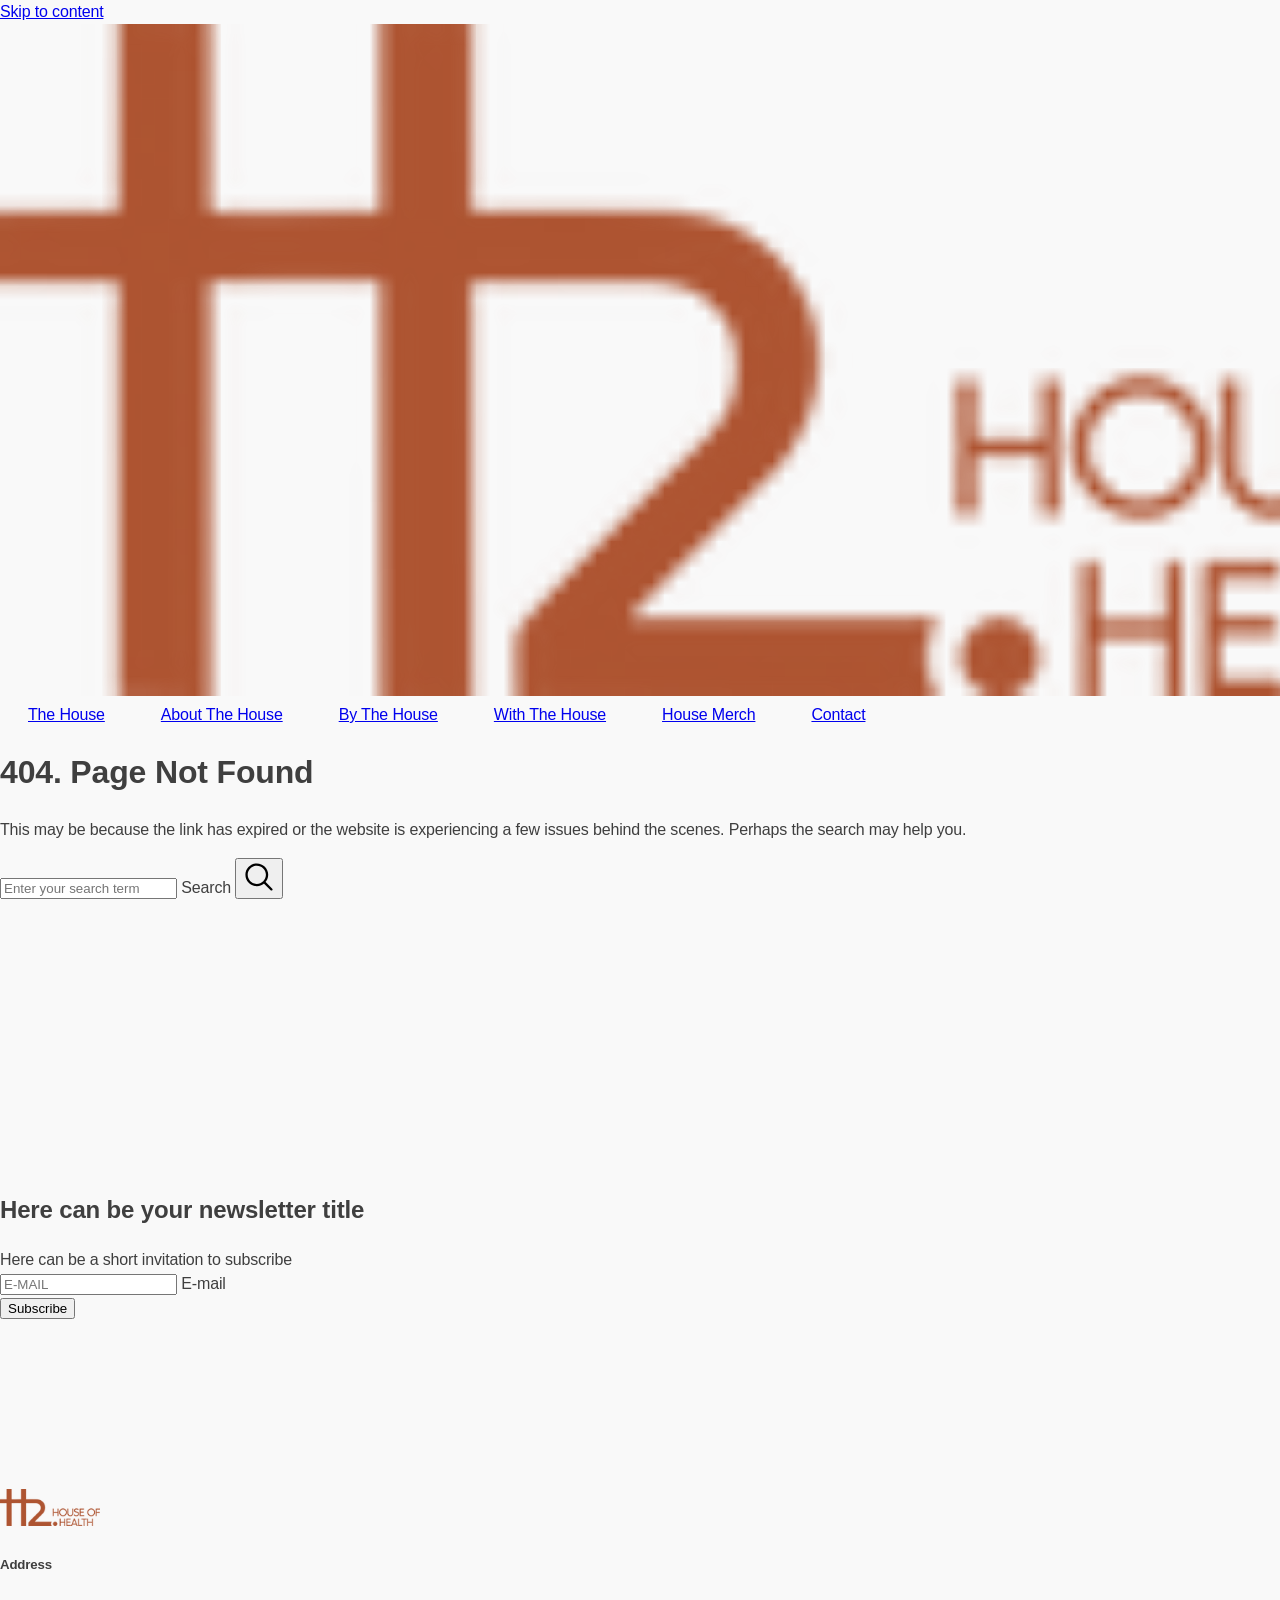
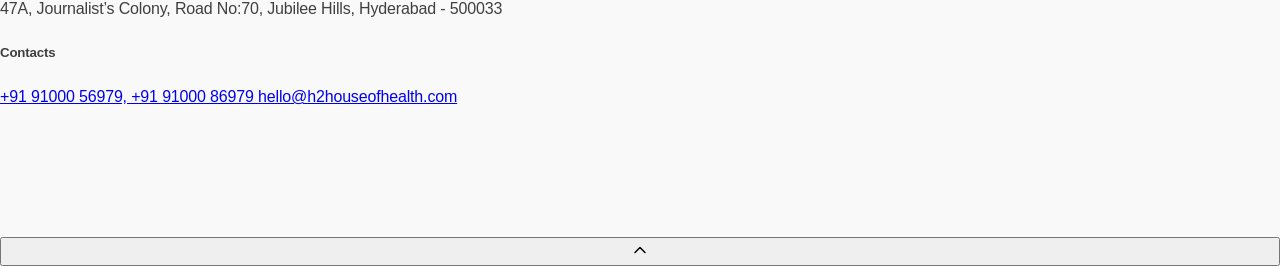
<file: POST.html>
<!doctype html>
<html
	class='no-js'
	data-scheme='light'
	lang='en'
	dir="ltr"
>
	<head>
		<meta charset='utf-8'>
		<meta http-equiv='X-UA-Compatible' content='IE=edge'>
		<meta name='viewport' content='width=device-width,initial-scale=1'>
		<meta name='theme-color' content=''>
		<link rel='canonical' href='https://h2houseofhealth.com/404'><link
				rel='icon'
				type='image/png'
				href='cdn/shop/files/H2d33a.png?crop=center&height=32&v=1767874801&width=32'
			><title>404 Not Found</title>

		

		

<meta property="og:site_name" content="House of Health">
<meta property="og:url" content="https://h2houseofhealth.com/404">
<meta property="og:title" content="404 Not Found">
<meta property="og:type" content="website">
<meta property="og:description" content="House of Health"><meta name="twitter:card" content="summary_large_image">
<meta name="twitter:title" content="404 Not Found">
<meta name="twitter:description" content="House of Health">


		<script src='//h2houseofhealth.com/cdn/shop/t/2/assets/constants.js?v=57430444635880596041767860006' defer='defer'></script>
		<script src='//h2houseofhealth.com/cdn/shop/t/2/assets/pubsub.js?v=2921868252632587581767860006' defer='defer'></script>
		<script src='//h2houseofhealth.com/cdn/shop/t/2/assets/global.js?v=69555043828941998821767860006' defer='defer'></script>

		<script>
			function calculateScrollbarWidth() {
				const scrollbarWidth =
					window.innerWidth - document.documentElement.clientWidth
				document.documentElement.style.setProperty(
					'--scrollbar-width',
					scrollbarWidth + 'px'
				)
			}

			function calculateVh() {
				let vh = window.innerHeight * 0.01
				document.documentElement.style.setProperty('--vh', `${vh}px`)
			}

			window.addEventListener('load', calculateScrollbarWidth)
			window.addEventListener('resize', calculateScrollbarWidth)

			window.addEventListener('load', calculateVh)
			window.addEventListener('resize', calculateVh)
		</script>
<style data-theme-style>
			@font-face {
  font-family: "DM Sans";
  font-weight: 400;
  font-style: normal;
  font-display: swap;
  src: url("//h2houseofhealth.com/cdn/fonts/dm_sans/dmsans_n4.ec80bd4dd7e1a334c969c265873491ae56018d72.woff2") format("woff2"),
       url("//h2houseofhealth.com/cdn/fonts/dm_sans/dmsans_n4.87bdd914d8a61247b911147ae68e754d695c58a6.woff") format("woff");
}

			@font-face {
  font-family: "DM Sans";
  font-weight: 400;
  font-style: normal;
  font-display: swap;
  src: url("//h2houseofhealth.com/cdn/fonts/dm_sans/dmsans_n4.ec80bd4dd7e1a334c969c265873491ae56018d72.woff2") format("woff2"),
       url("//h2houseofhealth.com/cdn/fonts/dm_sans/dmsans_n4.87bdd914d8a61247b911147ae68e754d695c58a6.woff") format("woff");
}

			Liquid error (layout/theme line 88): font_face can only be used with a font drop
			@font-face {
  font-family: "Roboto Mono";
  font-weight: 500;
  font-style: normal;
  font-display: swap;
  src: url("//h2houseofhealth.com/cdn/fonts/roboto_mono/robotomono_n5.29a963c13062654edff960e0fc0769528bdca7e5.woff2") format("woff2"),
       url("//h2houseofhealth.com/cdn/fonts/roboto_mono/robotomono_n5.ba11b9a58fc32158ddb2acccd36cc62c012f4109.woff") format("woff");
}

			@font-face {
  font-family: "Roboto Mono";
  font-weight: 500;
  font-style: normal;
  font-display: swap;
  src: url("//h2houseofhealth.com/cdn/fonts/roboto_mono/robotomono_n5.29a963c13062654edff960e0fc0769528bdca7e5.woff2") format("woff2"),
       url("//h2houseofhealth.com/cdn/fonts/roboto_mono/robotomono_n5.ba11b9a58fc32158ddb2acccd36cc62c012f4109.woff") format("woff");
}

			@font-face {
  font-family: "DM Sans";
  font-weight: 500;
  font-style: normal;
  font-display: swap;
  src: url("//h2houseofhealth.com/cdn/fonts/dm_sans/dmsans_n5.8a0f1984c77eb7186ceb87c4da2173ff65eb012e.woff2") format("woff2"),
       url("//h2houseofhealth.com/cdn/fonts/dm_sans/dmsans_n5.9ad2e755a89e15b3d6c53259daad5fc9609888e6.woff") format("woff");
}

			@font-face {
  font-family: "DM Sans";
  font-weight: 400;
  font-style: normal;
  font-display: swap;
  src: url("//h2houseofhealth.com/cdn/fonts/dm_sans/dmsans_n4.ec80bd4dd7e1a334c969c265873491ae56018d72.woff2") format("woff2"),
       url("//h2houseofhealth.com/cdn/fonts/dm_sans/dmsans_n4.87bdd914d8a61247b911147ae68e754d695c58a6.woff") format("woff");
}

			@font-face {
  font-family: "Roboto Mono";
  font-weight: 500;
  font-style: normal;
  font-display: swap;
  src: url("//h2houseofhealth.com/cdn/fonts/roboto_mono/robotomono_n5.29a963c13062654edff960e0fc0769528bdca7e5.woff2") format("woff2"),
       url("//h2houseofhealth.com/cdn/fonts/roboto_mono/robotomono_n5.ba11b9a58fc32158ddb2acccd36cc62c012f4109.woff") format("woff");
}

			@font-face {
  font-family: "DM Sans";
  font-weight: 400;
  font-style: normal;
  font-display: swap;
  src: url("//h2houseofhealth.com/cdn/fonts/dm_sans/dmsans_n4.ec80bd4dd7e1a334c969c265873491ae56018d72.woff2") format("woff2"),
       url("//h2houseofhealth.com/cdn/fonts/dm_sans/dmsans_n4.87bdd914d8a61247b911147ae68e754d695c58a6.woff") format("woff");
}

			@font-face {
  font-family: "DM Sans";
  font-weight: 400;
  font-style: normal;
  font-display: swap;
  src: url("//h2houseofhealth.com/cdn/fonts/dm_sans/dmsans_n4.ec80bd4dd7e1a334c969c265873491ae56018d72.woff2") format("woff2"),
       url("//h2houseofhealth.com/cdn/fonts/dm_sans/dmsans_n4.87bdd914d8a61247b911147ae68e754d695c58a6.woff") format("woff");
}

			@font-face {
  font-family: "DM Sans";
  font-weight: 400;
  font-style: normal;
  font-display: swap;
  src: url("//h2houseofhealth.com/cdn/fonts/dm_sans/dmsans_n4.ec80bd4dd7e1a334c969c265873491ae56018d72.woff2") format("woff2"),
       url("//h2houseofhealth.com/cdn/fonts/dm_sans/dmsans_n4.87bdd914d8a61247b911147ae68e754d695c58a6.woff") format("woff");
}

			@font-face {
  font-family: "DM Sans";
  font-weight: 300;
  font-style: normal;
  font-display: swap;
  src: url("//h2houseofhealth.com/cdn/fonts/dm_sans/dmsans_n3.d218434bb518134511e5205d90c23cfb8a1b261b.woff2") format("woff2"),
       url("//h2houseofhealth.com/cdn/fonts/dm_sans/dmsans_n3.0c324a11de656e0e3f656188ad5de9ff34f70c04.woff") format("woff");
}

			@font-face {
  font-family: "DM Sans";
  font-weight: 400;
  font-style: normal;
  font-display: swap;
  src: url("//h2houseofhealth.com/cdn/fonts/dm_sans/dmsans_n4.ec80bd4dd7e1a334c969c265873491ae56018d72.woff2") format("woff2"),
       url("//h2houseofhealth.com/cdn/fonts/dm_sans/dmsans_n4.87bdd914d8a61247b911147ae68e754d695c58a6.woff") format("woff");
}

			@font-face {
  font-family: "DM Sans";
  font-weight: 500;
  font-style: normal;
  font-display: swap;
  src: url("//h2houseofhealth.com/cdn/fonts/dm_sans/dmsans_n5.8a0f1984c77eb7186ceb87c4da2173ff65eb012e.woff2") format("woff2"),
       url("//h2houseofhealth.com/cdn/fonts/dm_sans/dmsans_n5.9ad2e755a89e15b3d6c53259daad5fc9609888e6.woff") format("woff");
}

			@font-face {
  font-family: "DM Sans";
  font-weight: 700;
  font-style: normal;
  font-display: swap;
  src: url("//h2houseofhealth.com/cdn/fonts/dm_sans/dmsans_n7.97e21d81502002291ea1de8aefb79170c6946ce5.woff2") format("woff2"),
       url("//h2houseofhealth.com/cdn/fonts/dm_sans/dmsans_n7.af5c214f5116410ca1d53a2090665620e78e2e1b.woff") format("woff");
}

			@font-face {
  font-family: "DM Sans";
  font-weight: 400;
  font-style: italic;
  font-display: swap;
  src: url("//h2houseofhealth.com/cdn/fonts/dm_sans/dmsans_i4.b8fe05e69ee95d5a53155c346957d8cbf5081c1a.woff2") format("woff2"),
       url("//h2houseofhealth.com/cdn/fonts/dm_sans/dmsans_i4.403fe28ee2ea63e142575c0aa47684d65f8c23a0.woff") format("woff");
}

			@font-face {
  font-family: "DM Sans";
  font-weight: 400;
  font-style: normal;
  font-display: swap;
  src: url("//h2houseofhealth.com/cdn/fonts/dm_sans/dmsans_n4.ec80bd4dd7e1a334c969c265873491ae56018d72.woff2") format("woff2"),
       url("//h2houseofhealth.com/cdn/fonts/dm_sans/dmsans_n4.87bdd914d8a61247b911147ae68e754d695c58a6.woff") format("woff");
}

			@font-face {
  font-family: "DM Sans";
  font-weight: 500;
  font-style: normal;
  font-display: swap;
  src: url("//h2houseofhealth.com/cdn/fonts/dm_sans/dmsans_n5.8a0f1984c77eb7186ceb87c4da2173ff65eb012e.woff2") format("woff2"),
       url("//h2houseofhealth.com/cdn/fonts/dm_sans/dmsans_n5.9ad2e755a89e15b3d6c53259daad5fc9609888e6.woff") format("woff");
}

			
			
			@font-face {
  font-family: "DM Sans";
  font-weight: 400;
  font-style: italic;
  font-display: swap;
  src: url("//h2houseofhealth.com/cdn/fonts/dm_sans/dmsans_i4.b8fe05e69ee95d5a53155c346957d8cbf5081c1a.woff2") format("woff2"),
       url("//h2houseofhealth.com/cdn/fonts/dm_sans/dmsans_i4.403fe28ee2ea63e142575c0aa47684d65f8c23a0.woff") format("woff");
}

			@font-face {
  font-family: "DM Sans";
  font-weight: 700;
  font-style: italic;
  font-display: swap;
  src: url("//h2houseofhealth.com/cdn/fonts/dm_sans/dmsans_i7.52b57f7d7342eb7255084623d98ab83fd96e7f9b.woff2") format("woff2"),
       url("//h2houseofhealth.com/cdn/fonts/dm_sans/dmsans_i7.d5e14ef18a1d4a8ce78a4187580b4eb1759c2eda.woff") format("woff");
}


			
			  :root,
			  [data-scheme=light] .color-background-1 {
			    --color-background: 249,249,249;
			    --color-background-secondary: 255,255,255;
			    --color-background-tertiary: 239,239,234;
			    
			      --gradient-background: #f9f9f9;
			    
			    --color-foreground: 63, 63, 63;
			    --color-foreground-secondary: 63, 63, 63;
			    --color-foreground-tertiary: 175, 175, 175;
			    --color-foreground-title: 174, 84, 49;

			    --color-button-text: 255, 255, 255;
			    --color-button-text-hover: 255, 255, 255;
			    --color-button: 174, 84, 49;
			    --color-button-hover: 174, 84, 49;

					--color-button-secondary-background: 63, 63, 63;
			    --color-button-secondary-background-hover: 39, 39, 36;

			    --color-button-secondary-text: 255, 255, 255;
			    --color-button-secondary-text-hover: 255, 255, 255;

			    --color-button-tertiary-text: 63, 63, 63;
			    --color-button-tertiary-text-hover: 63, 63, 63;

					   --color-button-tertiary-background: 241, 241, 241;
			    --color-button-tertiary-background-hover: 238, 238, 238;

					   --color-button-tertiary-border: , , ;
			    --color-button-tertiary-border-hover: , , ;

					--color-card-price-new: 63, 63, 63;
			       --color-card-price-old: 153, 153, 153;

					--colors_marker_background: 255, 255, 255;
					--color-accent: 63, 63, 63;
			    --color-overlay: 255, 255, 255;
			    --color-border-input: 241, 241, 241;
			    --color-border-input-hover: 241, 241, 241;
			    --color-background-input: 241, 241, 241;
			    --color-background-input-hover: 241, 241, 241;
			    --color-border: 230, 230, 230;
			    --color-badge-background: 66, 119, 253;
			    --color-badge-text: 255, 255, 255;
			  }
			  @media (prefers-color-scheme: light) {
			    :root,
			    [data-scheme=auto] .color-background-1 {
			      --color-background: 249,249,249;
			      --color-background-secondary: 255,255,255;
			      --color-background-tertiary: 239,239,234;
			      
			        --gradient-background: #f9f9f9;
			      
			      --color-foreground: 63, 63, 63;
			      --color-foreground-secondary: 63, 63, 63;
			      --color-foreground-tertiary: 175, 175, 175;
			      --color-foreground-title: 174, 84, 49;

			      --color-button-text: 255, 255, 255;
			      --color-button-text-hover: 255, 255, 255;
			      --color-button: 174, 84, 49;
			      --color-button-hover: 174, 84, 49;

			      --color-button-secondary-background: 63, 63, 63;
			    	--color-button-secondary-background-hover: 39, 39, 36;

						--color-button-secondary-text: 255, 255, 255;
			      --color-button-secondary-text-hover: 255, 255, 255;

			      --color-button-tertiary-text: 63, 63, 63;
			      --color-button-tertiary-text-hover: 63, 63, 63;

						--color-button-tertiary-background: 241, 241, 241;
			    	--color-button-tertiary-background-hover: 238, 238, 238;

						--color-button-tertiary-border: , , ;
			    	--color-button-tertiary-border-hover: , , ;

						--color-card-price-new: 63, 63, 63;
			       	--color-card-price-old: 153, 153, 153;

						--colors_marker_background: 255, 255, 255;
						--color-accent: 63, 63, 63;
			      --color-overlay: 255, 255, 255;
			      --color-border-input: 241, 241, 241;
			      --color-border-input-hover: 241, 241, 241;
			      --color-background-input: 241, 241, 241;
			      --color-background-input-hover: 241, 241, 241;
			      --color-border: 230, 230, 230;
			      --color-badge-background: 66, 119, 253;
			      --color-badge-text: 255, 255, 255;
			    }
			  }
			
			  
			  [data-scheme=light] .color-background-2 {
			    --color-background: 255,255,255;
			    --color-background-secondary: 241,241,241;
			    --color-background-tertiary: 239,239,234;
			    
			      --gradient-background: #ffffff;
			    
			    --color-foreground: 63, 63, 63;
			    --color-foreground-secondary: 109, 109, 109;
			    --color-foreground-tertiary: 109, 109, 109;
			    --color-foreground-title: 63, 63, 63;

			    --color-button-text: 63, 63, 63;
			    --color-button-text-hover: 63, 63, 63;
			    --color-button: 247, 212, 0;
			    --color-button-hover: 238, 210, 40;

					--color-button-secondary-background: 63, 63, 63;
			    --color-button-secondary-background-hover: 63, 63, 63;

			    --color-button-secondary-text: 255, 255, 255;
			    --color-button-secondary-text-hover: 255, 255, 255;

			    --color-button-tertiary-text: 63, 63, 63;
			    --color-button-tertiary-text-hover: 63, 63, 63;

					   --color-button-tertiary-background: 255, 255, 255;
			    --color-button-tertiary-background-hover: 255, 255, 255;

					   --color-button-tertiary-border: , , ;
			    --color-button-tertiary-border-hover: , , ;

					--color-card-price-new: 63, 63, 63;
			       --color-card-price-old: 153, 153, 153;

					--colors_marker_background: 255, 255, 255;
					--color-accent: 63, 63, 63;
			    --color-overlay: 245, 240, 237;
			    --color-border-input: 241, 241, 241;
			    --color-border-input-hover: 241, 241, 241;
			    --color-background-input: 255, 255, 255;
			    --color-background-input-hover: 255, 255, 255;
			    --color-border: 223, 223, 223;
			    --color-badge-background: 255, 255, 255;
			    --color-badge-text: 19, 19, 19;
			  }
			  @media (prefers-color-scheme: light) {
			    
			    [data-scheme=auto] .color-background-2 {
			      --color-background: 255,255,255;
			      --color-background-secondary: 241,241,241;
			      --color-background-tertiary: 239,239,234;
			      
			        --gradient-background: #ffffff;
			      
			      --color-foreground: 63, 63, 63;
			      --color-foreground-secondary: 109, 109, 109;
			      --color-foreground-tertiary: 109, 109, 109;
			      --color-foreground-title: 63, 63, 63;

			      --color-button-text: 63, 63, 63;
			      --color-button-text-hover: 63, 63, 63;
			      --color-button: 247, 212, 0;
			      --color-button-hover: 238, 210, 40;

			      --color-button-secondary-background: 63, 63, 63;
			    	--color-button-secondary-background-hover: 63, 63, 63;

						--color-button-secondary-text: 255, 255, 255;
			      --color-button-secondary-text-hover: 255, 255, 255;

			      --color-button-tertiary-text: 63, 63, 63;
			      --color-button-tertiary-text-hover: 63, 63, 63;

						--color-button-tertiary-background: 255, 255, 255;
			    	--color-button-tertiary-background-hover: 255, 255, 255;

						--color-button-tertiary-border: , , ;
			    	--color-button-tertiary-border-hover: , , ;

						--color-card-price-new: 63, 63, 63;
			       	--color-card-price-old: 153, 153, 153;

						--colors_marker_background: 255, 255, 255;
						--color-accent: 63, 63, 63;
			      --color-overlay: 245, 240, 237;
			      --color-border-input: 241, 241, 241;
			      --color-border-input-hover: 241, 241, 241;
			      --color-background-input: 255, 255, 255;
			      --color-background-input-hover: 255, 255, 255;
			      --color-border: 223, 223, 223;
			      --color-badge-background: 255, 255, 255;
			      --color-badge-text: 19, 19, 19;
			    }
			  }
			
			  
			  [data-scheme=light] .color-background-3 {
			    --color-background: 63,63,63;
			    --color-background-secondary: 83,85,81;
			    --color-background-tertiary: 51,51,51;
			    
			      --gradient-background: #3f3f3f;
			    
			    --color-foreground: 255, 255, 255;
			    --color-foreground-secondary: 249, 249, 249;
			    --color-foreground-tertiary: 255, 255, 255;
			    --color-foreground-title: 255, 255, 255;

			    --color-button-text: 63, 63, 63;
			    --color-button-text-hover: 63, 63, 63;
			    --color-button: 247, 212, 0;
			    --color-button-hover: 238, 210, 40;

					--color-button-secondary-background: 63, 63, 63;
			    --color-button-secondary-background-hover: 63, 63, 63;

			    --color-button-secondary-text: 255, 255, 255;
			    --color-button-secondary-text-hover: 255, 255, 255;

			    --color-button-tertiary-text: 249, 249, 249;
			    --color-button-tertiary-text-hover: 249, 249, 249;

					   --color-button-tertiary-background: 63, 63, 63;
			    --color-button-tertiary-background-hover: 119, 119, 119;

					   --color-button-tertiary-border: , , ;
			    --color-button-tertiary-border-hover: , , ;

					--color-card-price-new: 63, 63, 63;
			       --color-card-price-old: 153, 153, 153;

					--colors_marker_background: 255, 255, 255;
					--color-accent: 63, 63, 63;
			    --color-overlay: 19, 19, 19;
			    --color-border-input: 241, 241, 241;
			    --color-border-input-hover: 241, 241, 241;
			    --color-background-input: 63, 63, 63;
			    --color-background-input-hover: 63, 63, 63;
			    --color-border: 62, 62, 62;
			    --color-badge-background: 255, 255, 255;
			    --color-badge-text: 19, 19, 19;
			  }
			  @media (prefers-color-scheme: light) {
			    
			    [data-scheme=auto] .color-background-3 {
			      --color-background: 63,63,63;
			      --color-background-secondary: 83,85,81;
			      --color-background-tertiary: 51,51,51;
			      
			        --gradient-background: #3f3f3f;
			      
			      --color-foreground: 255, 255, 255;
			      --color-foreground-secondary: 249, 249, 249;
			      --color-foreground-tertiary: 255, 255, 255;
			      --color-foreground-title: 255, 255, 255;

			      --color-button-text: 63, 63, 63;
			      --color-button-text-hover: 63, 63, 63;
			      --color-button: 247, 212, 0;
			      --color-button-hover: 238, 210, 40;

			      --color-button-secondary-background: 63, 63, 63;
			    	--color-button-secondary-background-hover: 63, 63, 63;

						--color-button-secondary-text: 255, 255, 255;
			      --color-button-secondary-text-hover: 255, 255, 255;

			      --color-button-tertiary-text: 249, 249, 249;
			      --color-button-tertiary-text-hover: 249, 249, 249;

						--color-button-tertiary-background: 63, 63, 63;
			    	--color-button-tertiary-background-hover: 119, 119, 119;

						--color-button-tertiary-border: , , ;
			    	--color-button-tertiary-border-hover: , , ;

						--color-card-price-new: 63, 63, 63;
			       	--color-card-price-old: 153, 153, 153;

						--colors_marker_background: 255, 255, 255;
						--color-accent: 63, 63, 63;
			      --color-overlay: 19, 19, 19;
			      --color-border-input: 241, 241, 241;
			      --color-border-input-hover: 241, 241, 241;
			      --color-background-input: 63, 63, 63;
			      --color-background-input-hover: 63, 63, 63;
			      --color-border: 62, 62, 62;
			      --color-badge-background: 255, 255, 255;
			      --color-badge-text: 19, 19, 19;
			    }
			  }
			
			  
			  [data-scheme=light] .color-background-4 {
			    --color-background: 174,84,49;
			    --color-background-secondary: 255,251,229;
			    --color-background-tertiary: 239,239,234;
			    
			      --gradient-background: #ae5431;
			    
			    --color-foreground: 63, 63, 63;
			    --color-foreground-secondary: 119, 119, 119;
			    --color-foreground-tertiary: 175, 175, 175;
			    --color-foreground-title: 63, 63, 63;

			    --color-button-text: 249, 249, 249;
			    --color-button-text-hover: 249, 249, 249;
			    --color-button: 39, 39, 36;
			    --color-button-hover: 39, 39, 36;

					--color-button-secondary-background: 63, 63, 63;
			    --color-button-secondary-background-hover: 71, 71, 69;

			    --color-button-secondary-text: 255, 255, 255;
			    --color-button-secondary-text-hover: 255, 255, 255;

			    --color-button-tertiary-text: 63, 63, 63;
			    --color-button-tertiary-text-hover: 63, 63, 63;

					   --color-button-tertiary-background: 255, 255, 255;
			    --color-button-tertiary-background-hover: 255, 255, 255;

					   --color-button-tertiary-border: , , ;
			    --color-button-tertiary-border-hover: , , ;

					--color-card-price-new: 63, 63, 63;
			       --color-card-price-old: 153, 153, 153;

					--colors_marker_background: 255, 255, 255;
					--color-accent: 241, 229, 155;
			    --color-overlay: 255, 255, 255;
			    --color-border-input: 241, 241, 241;
			    --color-border-input-hover: 241, 241, 241;
			    --color-background-input: 241, 241, 241;
			    --color-background-input-hover: 241, 241, 241;
			    --color-border: 230, 230, 230;
			    --color-badge-background: 66, 119, 253;
			    --color-badge-text: 255, 255, 255;
			  }
			  @media (prefers-color-scheme: light) {
			    
			    [data-scheme=auto] .color-background-4 {
			      --color-background: 174,84,49;
			      --color-background-secondary: 255,251,229;
			      --color-background-tertiary: 239,239,234;
			      
			        --gradient-background: #ae5431;
			      
			      --color-foreground: 63, 63, 63;
			      --color-foreground-secondary: 119, 119, 119;
			      --color-foreground-tertiary: 175, 175, 175;
			      --color-foreground-title: 63, 63, 63;

			      --color-button-text: 249, 249, 249;
			      --color-button-text-hover: 249, 249, 249;
			      --color-button: 39, 39, 36;
			      --color-button-hover: 39, 39, 36;

			      --color-button-secondary-background: 63, 63, 63;
			    	--color-button-secondary-background-hover: 71, 71, 69;

						--color-button-secondary-text: 255, 255, 255;
			      --color-button-secondary-text-hover: 255, 255, 255;

			      --color-button-tertiary-text: 63, 63, 63;
			      --color-button-tertiary-text-hover: 63, 63, 63;

						--color-button-tertiary-background: 255, 255, 255;
			    	--color-button-tertiary-background-hover: 255, 255, 255;

						--color-button-tertiary-border: , , ;
			    	--color-button-tertiary-border-hover: , , ;

						--color-card-price-new: 63, 63, 63;
			       	--color-card-price-old: 153, 153, 153;

						--colors_marker_background: 255, 255, 255;
						--color-accent: 241, 229, 155;
			      --color-overlay: 255, 255, 255;
			      --color-border-input: 241, 241, 241;
			      --color-border-input-hover: 241, 241, 241;
			      --color-background-input: 241, 241, 241;
			      --color-background-input-hover: 241, 241, 241;
			      --color-border: 230, 230, 230;
			      --color-badge-background: 66, 119, 253;
			      --color-badge-text: 255, 255, 255;
			    }
			  }
			
			  
			  [data-scheme=light] .color-background-5 {
			    --color-background: 255,255,255;
			    --color-background-secondary: 243,244,241;
			    --color-background-tertiary: 243,244,241;
			    
			      --gradient-background: #ffffff;
			    
			    --color-foreground: 116, 116, 115;
			    --color-foreground-secondary: 119, 119, 119;
			    --color-foreground-tertiary: 175, 175, 175;
			    --color-foreground-title: 116, 116, 115;

			    --color-button-text: 235, 235, 235;
			    --color-button-text-hover: 235, 235, 235;
			    --color-button: 39, 39, 36;
			    --color-button-hover: 0, 0, 0;

					--color-button-secondary-background: 39, 39, 36;
			    --color-button-secondary-background-hover: 0, 0, 0;

			    --color-button-secondary-text: 235, 235, 235;
			    --color-button-secondary-text-hover: 235, 235, 235;

			    --color-button-tertiary-text: 63, 63, 63;
			    --color-button-tertiary-text-hover: 63, 63, 63;

					   --color-button-tertiary-background: 255, 255, 255;
			    --color-button-tertiary-background-hover: 249, 249, 249;

					   --color-button-tertiary-border: , , ;
			    --color-button-tertiary-border-hover: , , ;

					--color-card-price-new: 39, 39, 36;
			       --color-card-price-old: 119, 119, 119;

					--colors_marker_background: 255, 255, 255;
					--color-accent: 237, 91, 67;
			    --color-overlay: 243, 244, 241;
			    --color-border-input: 243, 244, 241;
			    --color-border-input-hover: 243, 244, 241;
			    --color-background-input: 243, 244, 241;
			    --color-background-input-hover: 243, 244, 241;
			    --color-border: 236, 236, 236;
			    --color-badge-background: 237, 91, 67;
			    --color-badge-text: 255, 255, 255;
			  }
			  @media (prefers-color-scheme: light) {
			    
			    [data-scheme=auto] .color-background-5 {
			      --color-background: 255,255,255;
			      --color-background-secondary: 243,244,241;
			      --color-background-tertiary: 243,244,241;
			      
			        --gradient-background: #ffffff;
			      
			      --color-foreground: 116, 116, 115;
			      --color-foreground-secondary: 119, 119, 119;
			      --color-foreground-tertiary: 175, 175, 175;
			      --color-foreground-title: 116, 116, 115;

			      --color-button-text: 235, 235, 235;
			      --color-button-text-hover: 235, 235, 235;
			      --color-button: 39, 39, 36;
			      --color-button-hover: 0, 0, 0;

			      --color-button-secondary-background: 39, 39, 36;
			    	--color-button-secondary-background-hover: 0, 0, 0;

						--color-button-secondary-text: 235, 235, 235;
			      --color-button-secondary-text-hover: 235, 235, 235;

			      --color-button-tertiary-text: 63, 63, 63;
			      --color-button-tertiary-text-hover: 63, 63, 63;

						--color-button-tertiary-background: 255, 255, 255;
			    	--color-button-tertiary-background-hover: 249, 249, 249;

						--color-button-tertiary-border: , , ;
			    	--color-button-tertiary-border-hover: , , ;

						--color-card-price-new: 39, 39, 36;
			       	--color-card-price-old: 119, 119, 119;

						--colors_marker_background: 255, 255, 255;
						--color-accent: 237, 91, 67;
			      --color-overlay: 243, 244, 241;
			      --color-border-input: 243, 244, 241;
			      --color-border-input-hover: 243, 244, 241;
			      --color-background-input: 243, 244, 241;
			      --color-background-input-hover: 243, 244, 241;
			      --color-border: 236, 236, 236;
			      --color-badge-background: 237, 91, 67;
			      --color-badge-text: 255, 255, 255;
			    }
			  }
			

			body, .color-background-1, .color-background-2, .color-background-3, .color-background-4, .color-background-5 {
			  color: rgba(var(--color-foreground));
			  background-color: rgb(var(--color-background));
			}

			:root {
			  --announcement-height: 0px;
			  --header-height: 0px;
			  --breadcrumbs-height: 0px;
			  --scrollbar-width: 0px;
			  --vh: 1vh;

			  --spaced-section: 5rem;

			  --font-body-family: "DM Sans", sans-serif;
			  --font-body-style: normal;
			  --font-body-weight: 400;

			  --font-body-scale: 1.6;
			  --font-body-line-height: 1.5;
			  --font-body-letter-spacing: -0.1em;

			  --font-heading-family: "DM Sans", sans-serif;
			  --font-heading-style: normal;
			  --font-heading-weight: 400;
			  --font-heading-letter-spacing: -0.3em;
			  --font-heading-line-height: 1.1;
			  --font-heading-text-transform: none;

			  --font-subtitle-family: "Roboto Mono", monospace;
			  --font-subtitle-style: normal;
			  --font-subtitle-weight: 500;
			  --font-subtitle-text-transform: uppercase;
			  --font-subtitle-scale: 1.24;

			  --font-heading-h1-scale: 1.27;
			  --font-heading-h2-scale: 1.17;
			  --font-heading-h3-scale: 1.0;
			  --font-heading-h4-scale: 1.0;
			  --font-heading-h5-scale: 1.0;
				--font-heading-h6-scale: 1.0;

			  --font-heading-card-family: "DM Sans", sans-serif;
			  --font-heading-card-style: normal;
			  --font-heading-card-weight: 500;
			  --font-text-card-family: "DM Sans", sans-serif;
			  --font-text-card-style: normal;
			  --font-text-card-weight: 400;

			  --font-heading-card-scale: 2.0;
			  --font-text-card-scale: 1.4;

			  --font-button-family: "Roboto Mono", monospace;
			  --font-button-style: normal;
			  --font-button-weight: 500;
			  --font-button-text-transform: uppercase;

			  --font-button-letter-spacing: 0.03em;
			  --font-subtitle-letter-spacing: 0.3em;
			  --font-badge-letter-spacing: -0.02em;
			  --font-menu-letter-spacing: 0.03em;
			  --font-big-menu-letter-spacing: -0.04em;

			  --font-header-menu-family: "Roboto Mono", monospace;
			  --font-header-menu-style: normal;
			  --font-header-menu-weight: 500;
			  --font-header-menu-text-transform: uppercase;

			  --font-footer-menu-family: "DM Sans", sans-serif;
			  --font-footer-menu-style: normal;
			  --font-footer-menu-weight: 400;
			  --font-footer-link-size: px;
			  --font-footer-bottom-link-size: px;

			  --font-popups-heading-family: "DM Sans", sans-serif;
			  --font-popups-heading-style: normal;
			  --font-popups-heading-weight: 400;
			  --font-popups-text-family: "DM Sans", sans-serif;
			  --font-popups-text-style: normal;
			  --font-popups-text-weight: 400;
			  --font-popup-heading-scale: 1.23;
			  --font-popup-desc-scale: 1.0;
			  --font-popup-text-scale: 1.07;
			  --font-notification-heading-scale: 1.0;
			  --font-notification-text-scale: 1.0;

			  --border-radius-main: 6px;
			  --border-radius-button: 100px;
			  --border-radius-badge: 30px;
			  --payment-terms-background-color: ;
			}

			@media screen and (min-width: 990px) {
			  :root {
			   --spaced-section: 16rem;
			  }
			}

			*,
			*::before,
			*::after {
			box-sizing: inherit;
			}

			html {
			  box-sizing: border-box;
			  font-size: 10px;
			  height: 100%;
			}

			body {
			  position: relative;
			  display: flex;
			  flex-direction: column;
			  min-height: 100%;
			  margin: 0;
			 	font-size: calc(var(--font-body-scale) * 1rem);
			  line-height: var(--font-body-line-height);
			  font-family: var(--font-body-family);
			  font-style: var(--font-body-style);
			  font-weight: var(--font-body-weight);
			  letter-spacing: calc(var(--font-body-letter-spacing) * 0.1);
			  overflow-x: hidden;
			}



			#MainContent {
			  flex-grow: 1;
			}
		</style>

		<style data-theme-style>
  
  [data-scheme=dark] .color-background-1 {
  	--color-background: 31, 31, 31;
  	--color-overlay: 0, 0, 0;
  	--gradient-background: rgb(31, 31, 31);
  	--color-foreground: 229, 229, 229;
  	--color-foreground-secondary: 169, 169, 169;
  	--color-foreground-tertiary: 169, 169, 169;
  	--color-foreground-title: 229, 229, 229;
  	--color-border-input: 53, 53, 53;
  	--color-border-input-hover: 63, 63, 63;
  	--color-background-input: 40, 40, 40;
  	--color-background-input-hover: 10, 10, 10;
  	--color-border: 53, 53, 53;
  	--color-announcement-bar: 0, 0, 0;
  	--color-announcement-bar-background-1: 0, 0, 0;
  	--alpha-link: 0.5;
  	--color-button: 53, 53, 53;
  	--color-button-hover: 33, 33, 33;
  	--color-button-text: 229, 229, 229;
  	--color-button-text-hover: 229, 229, 229;
  	--color-button-secondary-background: 53, 53, 53;
  	--color-button-secondary-background-hover: 63, 63, 63;
  	--color-button-secondary-text: 229, 229, 229;
  	--color-button-secondary-text-hover: 229, 229, 229;
		--color-button-tertiary-background:  229, 229, 229;
		--color-button-tertiary-background-hover: 255, 255, 255;
		--color-button-tertiary-border: 229, 229, 229;
		--color-button-tertiary-border-hover: 53, 53, 53;
  	--color-button-tertiary-text: 63, 63, 63;
  	--color-button-tertiary-text-hover: 63, 63, 63;
		--color-card-price-new: 255, 255, 255;
      --color-card-price-old: 229, 229, 229;
  	--alpha-button-background: 1;
  	--alpha-button-border: 1;
  	--color-placeholder-input: 229, 229, 229;
  	--color-error-background: 0, 0, 0;
  	--color-title-text: 229, 229, 229;
		--color-accent: 229, 229, 229;

		.slideshow-slide__title {
			--color-foreground-title: 174, 84, 49;
		}

		.slideshow-slide__desc {
			--color-foreground: 63, 63, 63;
		}

		.promo-block__overlay_light {
			--color-overlay: 255, 255, 255;
		}

		.promo-block__content_light, .aside-menu__promo-container_image {
			--color-foreground-title: 174, 84, 49;
			--color-foreground: 63, 63, 63;
		}

		.product-grid__content_title, .product-grid__content_wrapper, .product-grid__content_vendor,
		.product-grid__content .price, .product-grid__content .price--on-sale .price-item--regular,
		.product-grid__content_description, .product-grid__content_collection-title {
			--color-foreground-title: 174, 84, 49;
			--color-foreground: 63, 63, 63;
			--color-card-price-new: 63, 63, 63;
			--color-card-price-old: 153, 153, 153;
			--color-foreground-secondary: 63, 63, 63;
		}

		.collection-hero__inner_image, .slideshow-column__text-slider__wrapper_image {
			--color-foreground: 63, 63, 63;
			--color-foreground-title: 174, 84, 49;
		}
  }

  @media (prefers-color-scheme: dark) {
  	[data-scheme=auto] .color-background-1 {
  		--color-background: 31, 31, 31;
  		--gradient-background: rgb(31, 31, 31);
  		--color-overlay: 0, 0, 0;
  		--color-foreground: 229, 229, 229;
  		--color-foreground-secondary: 169, 169, 169;
  		--color-foreground-tertiary: 169, 169, 169;
  		--color-foreground-title: 229, 229, 229;
  		--color-border-input: 53, 53, 53;
  		--color-border-input-hover: 63, 63, 63;
  		--color-background-input: 40, 40, 40;
  		--color-background-input-hover: 10, 10, 10;
  		--color-border: 53, 53, 53;
  		--color-announcement-bar: 0, 0, 0;
  		--color-announcement-bar-background-1: 0, 0, 0;
  		--alpha-link: 0.5;
  		--color-button: 53, 53, 53;
  		--color-button-hover: 33, 33, 33;
  		--color-button-text: 229, 229, 229;
  		--color-button-text-hover: 229, 229, 229;
  		--color-button-secondary-background: 53, 53, 53;
  		--color-button-secondary-background-hover: 63, 63, 63;
  		--color-button-secondary-text: 229, 229, 229;
  		--color-button-secondary-text-hover: 229, 229, 229;
  		--color-button-tertiary-background:  229, 229, 229;
			--color-button-tertiary-background-hover: 255, 255, 255;
			--color-button-tertiary-border: 229, 229, 229;
			--color-button-tertiary-border-hover: 53, 53, 53;
  		--color-button-tertiary-text: 63, 63, 63;
  		--color-button-tertiary-text-hover: 63, 63, 63;
			--color-card-price-new: 255, 255, 255;
      --color-card-price-old: 229, 229, 229;
  		--alpha-button-background: 1;
  		--alpha-button-border: 1;
  		--color-placeholder-input: 229, 229, 229;
  		--color-error-background: 0, 0, 0;
  		--color-title-text: 229, 229, 229;
			--color-accent: 229, 229, 229;

			.slideshow-slide__title {
				--color-foreground-title: 174, 84, 49;
			}

			.slideshow-slide__desc {
				--color-foreground: 63, 63, 63;
			}

			.promo-block__content_light, .aside-menu__promo-container_image {
				--color-foreground-title: 174, 84, 49;
				--color-foreground: 63, 63, 63;
			}

			.product-grid__content_title, .product-grid__content_wrapper, .product-grid__content_vendor,
			.product-grid__content .price, .product-grid__content .price--on-sale .price-item--regular,
			.product-grid__content_description, .product-grid__content_collection-title {
				--color-foreground-title: 174, 84, 49;
				--color-foreground: 63, 63, 63;
				--color-card-price-new: 63, 63, 63;
				--color-card-price-old: 153, 153, 153;
				--color-foreground-secondary: 63, 63, 63;
			}

			.collection-hero__inner_image, .slideshow-column__text-slider__wrapper_image {
				--color-foreground: 63, 63, 63;
				--color-foreground-title: 174, 84, 49;
			}
  	}
  }
  
  [data-scheme=dark] .color-background-2 {
  	--color-background: 31, 31, 31;
  	--color-overlay: 0, 0, 0;
  	--gradient-background: rgb(31, 31, 31);
  	--color-foreground: 229, 229, 229;
  	--color-foreground-secondary: 169, 169, 169;
  	--color-foreground-tertiary: 169, 169, 169;
  	--color-foreground-title: 229, 229, 229;
  	--color-border-input: 53, 53, 53;
  	--color-border-input-hover: 63, 63, 63;
  	--color-background-input: 40, 40, 40;
  	--color-background-input-hover: 10, 10, 10;
  	--color-border: 53, 53, 53;
  	--color-announcement-bar: 0, 0, 0;
  	--color-announcement-bar-background-1: 0, 0, 0;
  	--alpha-link: 0.5;
  	--color-button: 53, 53, 53;
  	--color-button-hover: 33, 33, 33;
  	--color-button-text: 229, 229, 229;
  	--color-button-text-hover: 229, 229, 229;
  	--color-button-secondary-background: 53, 53, 53;
  	--color-button-secondary-background-hover: 63, 63, 63;
  	--color-button-secondary-text: 229, 229, 229;
  	--color-button-secondary-text-hover: 229, 229, 229;
		--color-button-tertiary-background:  229, 229, 229;
		--color-button-tertiary-background-hover: 255, 255, 255;
		--color-button-tertiary-border: 229, 229, 229;
		--color-button-tertiary-border-hover: 53, 53, 53;
  	--color-button-tertiary-text: 63, 63, 63;
  	--color-button-tertiary-text-hover: 63, 63, 63;
		--color-card-price-new: 255, 255, 255;
      --color-card-price-old: 229, 229, 229;
  	--alpha-button-background: 1;
  	--alpha-button-border: 1;
  	--color-placeholder-input: 229, 229, 229;
  	--color-error-background: 0, 0, 0;
  	--color-title-text: 229, 229, 229;
		--color-accent: 229, 229, 229;

		.slideshow-slide__title {
			--color-foreground-title: 63, 63, 63;
		}

		.slideshow-slide__desc {
			--color-foreground: 63, 63, 63;
		}

		.promo-block__overlay_light {
			--color-overlay: 245, 240, 237;
		}

		.promo-block__content_light, .aside-menu__promo-container_image {
			--color-foreground-title: 63, 63, 63;
			--color-foreground: 63, 63, 63;
		}

		.product-grid__content_title, .product-grid__content_wrapper, .product-grid__content_vendor,
		.product-grid__content .price, .product-grid__content .price--on-sale .price-item--regular,
		.product-grid__content_description, .product-grid__content_collection-title {
			--color-foreground-title: 63, 63, 63;
			--color-foreground: 63, 63, 63;
			--color-card-price-new: 63, 63, 63;
			--color-card-price-old: 153, 153, 153;
			--color-foreground-secondary: 109, 109, 109;
		}

		.collection-hero__inner_image, .slideshow-column__text-slider__wrapper_image {
			--color-foreground: 63, 63, 63;
			--color-foreground-title: 63, 63, 63;
		}
  }

  @media (prefers-color-scheme: dark) {
  	[data-scheme=auto] .color-background-2 {
  		--color-background: 31, 31, 31;
  		--gradient-background: rgb(31, 31, 31);
  		--color-overlay: 0, 0, 0;
  		--color-foreground: 229, 229, 229;
  		--color-foreground-secondary: 169, 169, 169;
  		--color-foreground-tertiary: 169, 169, 169;
  		--color-foreground-title: 229, 229, 229;
  		--color-border-input: 53, 53, 53;
  		--color-border-input-hover: 63, 63, 63;
  		--color-background-input: 40, 40, 40;
  		--color-background-input-hover: 10, 10, 10;
  		--color-border: 53, 53, 53;
  		--color-announcement-bar: 0, 0, 0;
  		--color-announcement-bar-background-1: 0, 0, 0;
  		--alpha-link: 0.5;
  		--color-button: 53, 53, 53;
  		--color-button-hover: 33, 33, 33;
  		--color-button-text: 229, 229, 229;
  		--color-button-text-hover: 229, 229, 229;
  		--color-button-secondary-background: 53, 53, 53;
  		--color-button-secondary-background-hover: 63, 63, 63;
  		--color-button-secondary-text: 229, 229, 229;
  		--color-button-secondary-text-hover: 229, 229, 229;
  		--color-button-tertiary-background:  229, 229, 229;
			--color-button-tertiary-background-hover: 255, 255, 255;
			--color-button-tertiary-border: 229, 229, 229;
			--color-button-tertiary-border-hover: 53, 53, 53;
  		--color-button-tertiary-text: 63, 63, 63;
  		--color-button-tertiary-text-hover: 63, 63, 63;
			--color-card-price-new: 255, 255, 255;
      --color-card-price-old: 229, 229, 229;
  		--alpha-button-background: 1;
  		--alpha-button-border: 1;
  		--color-placeholder-input: 229, 229, 229;
  		--color-error-background: 0, 0, 0;
  		--color-title-text: 229, 229, 229;
			--color-accent: 229, 229, 229;

			.slideshow-slide__title {
				--color-foreground-title: 63, 63, 63;
			}

			.slideshow-slide__desc {
				--color-foreground: 63, 63, 63;
			}

			.promo-block__content_light, .aside-menu__promo-container_image {
				--color-foreground-title: 63, 63, 63;
				--color-foreground: 63, 63, 63;
			}

			.product-grid__content_title, .product-grid__content_wrapper, .product-grid__content_vendor,
			.product-grid__content .price, .product-grid__content .price--on-sale .price-item--regular,
			.product-grid__content_description, .product-grid__content_collection-title {
				--color-foreground-title: 63, 63, 63;
				--color-foreground: 63, 63, 63;
				--color-card-price-new: 63, 63, 63;
				--color-card-price-old: 153, 153, 153;
				--color-foreground-secondary: 109, 109, 109;
			}

			.collection-hero__inner_image, .slideshow-column__text-slider__wrapper_image {
				--color-foreground: 63, 63, 63;
				--color-foreground-title: 63, 63, 63;
			}
  	}
  }
  
  [data-scheme=dark] .color-background-3 {
  	--color-background: 31, 31, 31;
  	--color-overlay: 0, 0, 0;
  	--gradient-background: rgb(31, 31, 31);
  	--color-foreground: 229, 229, 229;
  	--color-foreground-secondary: 169, 169, 169;
  	--color-foreground-tertiary: 169, 169, 169;
  	--color-foreground-title: 229, 229, 229;
  	--color-border-input: 53, 53, 53;
  	--color-border-input-hover: 63, 63, 63;
  	--color-background-input: 40, 40, 40;
  	--color-background-input-hover: 10, 10, 10;
  	--color-border: 53, 53, 53;
  	--color-announcement-bar: 0, 0, 0;
  	--color-announcement-bar-background-1: 0, 0, 0;
  	--alpha-link: 0.5;
  	--color-button: 53, 53, 53;
  	--color-button-hover: 33, 33, 33;
  	--color-button-text: 229, 229, 229;
  	--color-button-text-hover: 229, 229, 229;
  	--color-button-secondary-background: 53, 53, 53;
  	--color-button-secondary-background-hover: 63, 63, 63;
  	--color-button-secondary-text: 229, 229, 229;
  	--color-button-secondary-text-hover: 229, 229, 229;
		--color-button-tertiary-background:  229, 229, 229;
		--color-button-tertiary-background-hover: 255, 255, 255;
		--color-button-tertiary-border: 229, 229, 229;
		--color-button-tertiary-border-hover: 53, 53, 53;
  	--color-button-tertiary-text: 63, 63, 63;
  	--color-button-tertiary-text-hover: 63, 63, 63;
		--color-card-price-new: 255, 255, 255;
      --color-card-price-old: 229, 229, 229;
  	--alpha-button-background: 1;
  	--alpha-button-border: 1;
  	--color-placeholder-input: 229, 229, 229;
  	--color-error-background: 0, 0, 0;
  	--color-title-text: 229, 229, 229;
		--color-accent: 229, 229, 229;

		.slideshow-slide__title {
			--color-foreground-title: 255, 255, 255;
		}

		.slideshow-slide__desc {
			--color-foreground: 255, 255, 255;
		}

		.promo-block__overlay_light {
			--color-overlay: 19, 19, 19;
		}

		.promo-block__content_light, .aside-menu__promo-container_image {
			--color-foreground-title: 255, 255, 255;
			--color-foreground: 255, 255, 255;
		}

		.product-grid__content_title, .product-grid__content_wrapper, .product-grid__content_vendor,
		.product-grid__content .price, .product-grid__content .price--on-sale .price-item--regular,
		.product-grid__content_description, .product-grid__content_collection-title {
			--color-foreground-title: 255, 255, 255;
			--color-foreground: 255, 255, 255;
			--color-card-price-new: 63, 63, 63;
			--color-card-price-old: 153, 153, 153;
			--color-foreground-secondary: 249, 249, 249;
		}

		.collection-hero__inner_image, .slideshow-column__text-slider__wrapper_image {
			--color-foreground: 255, 255, 255;
			--color-foreground-title: 255, 255, 255;
		}
  }

  @media (prefers-color-scheme: dark) {
  	[data-scheme=auto] .color-background-3 {
  		--color-background: 31, 31, 31;
  		--gradient-background: rgb(31, 31, 31);
  		--color-overlay: 0, 0, 0;
  		--color-foreground: 229, 229, 229;
  		--color-foreground-secondary: 169, 169, 169;
  		--color-foreground-tertiary: 169, 169, 169;
  		--color-foreground-title: 229, 229, 229;
  		--color-border-input: 53, 53, 53;
  		--color-border-input-hover: 63, 63, 63;
  		--color-background-input: 40, 40, 40;
  		--color-background-input-hover: 10, 10, 10;
  		--color-border: 53, 53, 53;
  		--color-announcement-bar: 0, 0, 0;
  		--color-announcement-bar-background-1: 0, 0, 0;
  		--alpha-link: 0.5;
  		--color-button: 53, 53, 53;
  		--color-button-hover: 33, 33, 33;
  		--color-button-text: 229, 229, 229;
  		--color-button-text-hover: 229, 229, 229;
  		--color-button-secondary-background: 53, 53, 53;
  		--color-button-secondary-background-hover: 63, 63, 63;
  		--color-button-secondary-text: 229, 229, 229;
  		--color-button-secondary-text-hover: 229, 229, 229;
  		--color-button-tertiary-background:  229, 229, 229;
			--color-button-tertiary-background-hover: 255, 255, 255;
			--color-button-tertiary-border: 229, 229, 229;
			--color-button-tertiary-border-hover: 53, 53, 53;
  		--color-button-tertiary-text: 63, 63, 63;
  		--color-button-tertiary-text-hover: 63, 63, 63;
			--color-card-price-new: 255, 255, 255;
      --color-card-price-old: 229, 229, 229;
  		--alpha-button-background: 1;
  		--alpha-button-border: 1;
  		--color-placeholder-input: 229, 229, 229;
  		--color-error-background: 0, 0, 0;
  		--color-title-text: 229, 229, 229;
			--color-accent: 229, 229, 229;

			.slideshow-slide__title {
				--color-foreground-title: 255, 255, 255;
			}

			.slideshow-slide__desc {
				--color-foreground: 255, 255, 255;
			}

			.promo-block__content_light, .aside-menu__promo-container_image {
				--color-foreground-title: 255, 255, 255;
				--color-foreground: 255, 255, 255;
			}

			.product-grid__content_title, .product-grid__content_wrapper, .product-grid__content_vendor,
			.product-grid__content .price, .product-grid__content .price--on-sale .price-item--regular,
			.product-grid__content_description, .product-grid__content_collection-title {
				--color-foreground-title: 255, 255, 255;
				--color-foreground: 255, 255, 255;
				--color-card-price-new: 63, 63, 63;
				--color-card-price-old: 153, 153, 153;
				--color-foreground-secondary: 249, 249, 249;
			}

			.collection-hero__inner_image, .slideshow-column__text-slider__wrapper_image {
				--color-foreground: 255, 255, 255;
				--color-foreground-title: 255, 255, 255;
			}
  	}
  }
  
  [data-scheme=dark] .color-background-4 {
  	--color-background: 31, 31, 31;
  	--color-overlay: 0, 0, 0;
  	--gradient-background: rgb(31, 31, 31);
  	--color-foreground: 229, 229, 229;
  	--color-foreground-secondary: 169, 169, 169;
  	--color-foreground-tertiary: 169, 169, 169;
  	--color-foreground-title: 229, 229, 229;
  	--color-border-input: 53, 53, 53;
  	--color-border-input-hover: 63, 63, 63;
  	--color-background-input: 40, 40, 40;
  	--color-background-input-hover: 10, 10, 10;
  	--color-border: 53, 53, 53;
  	--color-announcement-bar: 0, 0, 0;
  	--color-announcement-bar-background-1: 0, 0, 0;
  	--alpha-link: 0.5;
  	--color-button: 53, 53, 53;
  	--color-button-hover: 33, 33, 33;
  	--color-button-text: 229, 229, 229;
  	--color-button-text-hover: 229, 229, 229;
  	--color-button-secondary-background: 53, 53, 53;
  	--color-button-secondary-background-hover: 63, 63, 63;
  	--color-button-secondary-text: 229, 229, 229;
  	--color-button-secondary-text-hover: 229, 229, 229;
		--color-button-tertiary-background:  229, 229, 229;
		--color-button-tertiary-background-hover: 255, 255, 255;
		--color-button-tertiary-border: 229, 229, 229;
		--color-button-tertiary-border-hover: 53, 53, 53;
  	--color-button-tertiary-text: 63, 63, 63;
  	--color-button-tertiary-text-hover: 63, 63, 63;
		--color-card-price-new: 255, 255, 255;
      --color-card-price-old: 229, 229, 229;
  	--alpha-button-background: 1;
  	--alpha-button-border: 1;
  	--color-placeholder-input: 229, 229, 229;
  	--color-error-background: 0, 0, 0;
  	--color-title-text: 229, 229, 229;
		--color-accent: 229, 229, 229;

		.slideshow-slide__title {
			--color-foreground-title: 63, 63, 63;
		}

		.slideshow-slide__desc {
			--color-foreground: 63, 63, 63;
		}

		.promo-block__overlay_light {
			--color-overlay: 255, 255, 255;
		}

		.promo-block__content_light, .aside-menu__promo-container_image {
			--color-foreground-title: 63, 63, 63;
			--color-foreground: 63, 63, 63;
		}

		.product-grid__content_title, .product-grid__content_wrapper, .product-grid__content_vendor,
		.product-grid__content .price, .product-grid__content .price--on-sale .price-item--regular,
		.product-grid__content_description, .product-grid__content_collection-title {
			--color-foreground-title: 63, 63, 63;
			--color-foreground: 63, 63, 63;
			--color-card-price-new: 63, 63, 63;
			--color-card-price-old: 153, 153, 153;
			--color-foreground-secondary: 119, 119, 119;
		}

		.collection-hero__inner_image, .slideshow-column__text-slider__wrapper_image {
			--color-foreground: 63, 63, 63;
			--color-foreground-title: 63, 63, 63;
		}
  }

  @media (prefers-color-scheme: dark) {
  	[data-scheme=auto] .color-background-4 {
  		--color-background: 31, 31, 31;
  		--gradient-background: rgb(31, 31, 31);
  		--color-overlay: 0, 0, 0;
  		--color-foreground: 229, 229, 229;
  		--color-foreground-secondary: 169, 169, 169;
  		--color-foreground-tertiary: 169, 169, 169;
  		--color-foreground-title: 229, 229, 229;
  		--color-border-input: 53, 53, 53;
  		--color-border-input-hover: 63, 63, 63;
  		--color-background-input: 40, 40, 40;
  		--color-background-input-hover: 10, 10, 10;
  		--color-border: 53, 53, 53;
  		--color-announcement-bar: 0, 0, 0;
  		--color-announcement-bar-background-1: 0, 0, 0;
  		--alpha-link: 0.5;
  		--color-button: 53, 53, 53;
  		--color-button-hover: 33, 33, 33;
  		--color-button-text: 229, 229, 229;
  		--color-button-text-hover: 229, 229, 229;
  		--color-button-secondary-background: 53, 53, 53;
  		--color-button-secondary-background-hover: 63, 63, 63;
  		--color-button-secondary-text: 229, 229, 229;
  		--color-button-secondary-text-hover: 229, 229, 229;
  		--color-button-tertiary-background:  229, 229, 229;
			--color-button-tertiary-background-hover: 255, 255, 255;
			--color-button-tertiary-border: 229, 229, 229;
			--color-button-tertiary-border-hover: 53, 53, 53;
  		--color-button-tertiary-text: 63, 63, 63;
  		--color-button-tertiary-text-hover: 63, 63, 63;
			--color-card-price-new: 255, 255, 255;
      --color-card-price-old: 229, 229, 229;
  		--alpha-button-background: 1;
  		--alpha-button-border: 1;
  		--color-placeholder-input: 229, 229, 229;
  		--color-error-background: 0, 0, 0;
  		--color-title-text: 229, 229, 229;
			--color-accent: 229, 229, 229;

			.slideshow-slide__title {
				--color-foreground-title: 63, 63, 63;
			}

			.slideshow-slide__desc {
				--color-foreground: 63, 63, 63;
			}

			.promo-block__content_light, .aside-menu__promo-container_image {
				--color-foreground-title: 63, 63, 63;
				--color-foreground: 63, 63, 63;
			}

			.product-grid__content_title, .product-grid__content_wrapper, .product-grid__content_vendor,
			.product-grid__content .price, .product-grid__content .price--on-sale .price-item--regular,
			.product-grid__content_description, .product-grid__content_collection-title {
				--color-foreground-title: 63, 63, 63;
				--color-foreground: 63, 63, 63;
				--color-card-price-new: 63, 63, 63;
				--color-card-price-old: 153, 153, 153;
				--color-foreground-secondary: 119, 119, 119;
			}

			.collection-hero__inner_image, .slideshow-column__text-slider__wrapper_image {
				--color-foreground: 63, 63, 63;
				--color-foreground-title: 63, 63, 63;
			}
  	}
  }
  
  [data-scheme=dark] .color-background-5 {
  	--color-background: 31, 31, 31;
  	--color-overlay: 0, 0, 0;
  	--gradient-background: rgb(31, 31, 31);
  	--color-foreground: 229, 229, 229;
  	--color-foreground-secondary: 169, 169, 169;
  	--color-foreground-tertiary: 169, 169, 169;
  	--color-foreground-title: 229, 229, 229;
  	--color-border-input: 53, 53, 53;
  	--color-border-input-hover: 63, 63, 63;
  	--color-background-input: 40, 40, 40;
  	--color-background-input-hover: 10, 10, 10;
  	--color-border: 53, 53, 53;
  	--color-announcement-bar: 0, 0, 0;
  	--color-announcement-bar-background-1: 0, 0, 0;
  	--alpha-link: 0.5;
  	--color-button: 53, 53, 53;
  	--color-button-hover: 33, 33, 33;
  	--color-button-text: 229, 229, 229;
  	--color-button-text-hover: 229, 229, 229;
  	--color-button-secondary-background: 53, 53, 53;
  	--color-button-secondary-background-hover: 63, 63, 63;
  	--color-button-secondary-text: 229, 229, 229;
  	--color-button-secondary-text-hover: 229, 229, 229;
		--color-button-tertiary-background:  229, 229, 229;
		--color-button-tertiary-background-hover: 255, 255, 255;
		--color-button-tertiary-border: 229, 229, 229;
		--color-button-tertiary-border-hover: 53, 53, 53;
  	--color-button-tertiary-text: 63, 63, 63;
  	--color-button-tertiary-text-hover: 63, 63, 63;
		--color-card-price-new: 255, 255, 255;
      --color-card-price-old: 229, 229, 229;
  	--alpha-button-background: 1;
  	--alpha-button-border: 1;
  	--color-placeholder-input: 229, 229, 229;
  	--color-error-background: 0, 0, 0;
  	--color-title-text: 229, 229, 229;
		--color-accent: 229, 229, 229;

		.slideshow-slide__title {
			--color-foreground-title: 116, 116, 115;
		}

		.slideshow-slide__desc {
			--color-foreground: 116, 116, 115;
		}

		.promo-block__overlay_light {
			--color-overlay: 243, 244, 241;
		}

		.promo-block__content_light, .aside-menu__promo-container_image {
			--color-foreground-title: 116, 116, 115;
			--color-foreground: 116, 116, 115;
		}

		.product-grid__content_title, .product-grid__content_wrapper, .product-grid__content_vendor,
		.product-grid__content .price, .product-grid__content .price--on-sale .price-item--regular,
		.product-grid__content_description, .product-grid__content_collection-title {
			--color-foreground-title: 116, 116, 115;
			--color-foreground: 116, 116, 115;
			--color-card-price-new: 39, 39, 36;
			--color-card-price-old: 119, 119, 119;
			--color-foreground-secondary: 119, 119, 119;
		}

		.collection-hero__inner_image, .slideshow-column__text-slider__wrapper_image {
			--color-foreground: 116, 116, 115;
			--color-foreground-title: 116, 116, 115;
		}
  }

  @media (prefers-color-scheme: dark) {
  	[data-scheme=auto] .color-background-5 {
  		--color-background: 31, 31, 31;
  		--gradient-background: rgb(31, 31, 31);
  		--color-overlay: 0, 0, 0;
  		--color-foreground: 229, 229, 229;
  		--color-foreground-secondary: 169, 169, 169;
  		--color-foreground-tertiary: 169, 169, 169;
  		--color-foreground-title: 229, 229, 229;
  		--color-border-input: 53, 53, 53;
  		--color-border-input-hover: 63, 63, 63;
  		--color-background-input: 40, 40, 40;
  		--color-background-input-hover: 10, 10, 10;
  		--color-border: 53, 53, 53;
  		--color-announcement-bar: 0, 0, 0;
  		--color-announcement-bar-background-1: 0, 0, 0;
  		--alpha-link: 0.5;
  		--color-button: 53, 53, 53;
  		--color-button-hover: 33, 33, 33;
  		--color-button-text: 229, 229, 229;
  		--color-button-text-hover: 229, 229, 229;
  		--color-button-secondary-background: 53, 53, 53;
  		--color-button-secondary-background-hover: 63, 63, 63;
  		--color-button-secondary-text: 229, 229, 229;
  		--color-button-secondary-text-hover: 229, 229, 229;
  		--color-button-tertiary-background:  229, 229, 229;
			--color-button-tertiary-background-hover: 255, 255, 255;
			--color-button-tertiary-border: 229, 229, 229;
			--color-button-tertiary-border-hover: 53, 53, 53;
  		--color-button-tertiary-text: 63, 63, 63;
  		--color-button-tertiary-text-hover: 63, 63, 63;
			--color-card-price-new: 255, 255, 255;
      --color-card-price-old: 229, 229, 229;
  		--alpha-button-background: 1;
  		--alpha-button-border: 1;
  		--color-placeholder-input: 229, 229, 229;
  		--color-error-background: 0, 0, 0;
  		--color-title-text: 229, 229, 229;
			--color-accent: 229, 229, 229;

			.slideshow-slide__title {
				--color-foreground-title: 116, 116, 115;
			}

			.slideshow-slide__desc {
				--color-foreground: 116, 116, 115;
			}

			.promo-block__content_light, .aside-menu__promo-container_image {
				--color-foreground-title: 116, 116, 115;
				--color-foreground: 116, 116, 115;
			}

			.product-grid__content_title, .product-grid__content_wrapper, .product-grid__content_vendor,
			.product-grid__content .price, .product-grid__content .price--on-sale .price-item--regular,
			.product-grid__content_description, .product-grid__content_collection-title {
				--color-foreground-title: 116, 116, 115;
				--color-foreground: 116, 116, 115;
				--color-card-price-new: 39, 39, 36;
				--color-card-price-old: 119, 119, 119;
				--color-foreground-secondary: 119, 119, 119;
			}

			.collection-hero__inner_image, .slideshow-column__text-slider__wrapper_image {
				--color-foreground: 116, 116, 115;
				--color-foreground-title: 116, 116, 115;
			}
  	}
  }
  
  [data-scheme=dark] {
  	--color-background: 31, 31, 31;
  	--color-background-secondary: 35, 35, 35;
  	--color-background-tertiary: 51, 51, 51;
  	--gradient-background: rgb(31, 31, 31);
  	--color-overlay: 0, 0, 0;
  	--color-foreground: 229, 229, 229;
  	--color-foreground-secondary: 169, 169, 169;
  	--color-foreground-tertiary: 169, 169, 169;
  	--color-foreground-title: 229, 229, 229;
  	--color-border-input: 53, 53, 53;
		--color-border-input-hover: 63, 63, 63;
		--color-background-input: 40, 40, 40;
		--color-background-input-hover: 10, 10, 10;
  	--color-border: 53, 53, 53;
  	--color-announcement-bar: 0, 0, 0;
  	--color-announcement-bar-background-1: 0, 0, 0;
  	--alpha-link: 0.5;
  	--color-button: 53, 53, 53;
  	--color-button-hover: 33, 33, 33;
  	--color-button-text: 229, 229, 229;
  	--color-button-text-hover: 229, 229, 229;
  	--color-button-secondary-background: 53, 53, 53;
  	--color-button-secondary-background-hover: 63, 63, 63;
  	--color-button-secondary-text: 229, 229, 229;
  	--color-button-secondary-text-hover: 229, 229, 229;
  	--color-button-tertiary-background:  229, 229, 229;
		--color-button-tertiary-background-hover: 255, 255, 255;
		--color-button-tertiary-border: 229, 229, 229;
		--color-button-tertiary-border-hover: 53, 53, 53;
  	--color-button-tertiary-text: 63, 63, 63;
  	--color-button-tertiary-text-hover: 63, 63, 63;
		--color-card-price-new: 255, 255, 255;
      --color-card-price-old: 229, 229, 229;
  	--alpha-button-background: 1;
  	--alpha-button-border: 1;
  	--color-placeholder-input: 229, 229, 229;
  	--color-error-background: 0, 0, 0;
  	--color-title-text: 229, 229, 229;
		--color-accent: 229, 229, 229;

  	.color-background-1 {
			--color-background: 31, 31, 31;
			--color-background-secondary: 35, 35, 35;
		}
		.color-background-2 {
			--color-background: 40, 40, 40;
			--color-background-secondary: 45, 45, 45;
			--gradient-background: rgb(40, 40, 40);
		}
		.color-background-3 {
			--color-background: 50, 50, 50;
			--color-background-secondary: 55, 55, 55;
			--gradient-background: rgb(50, 50, 50);
		}
  }
  @media (prefers-color-scheme: dark) {
  	[data-scheme=auto] {
  		--color-background: 31, 31, 31;
  		--color-background-secondary: 35, 35, 35;
			--color-background-tertiary: 51, 51, 51;
  		--gradient-background: rgb(31, 31, 31);
  		--color-overlay: 0, 0, 0;
  		--color-foreground: 229, 229, 229;
  		--color-foreground-secondary: 169, 169, 169;
  		--color-foreground-tertiary: 169, 169, 169;
  		--color-foreground-title: 229, 229, 229;
  		--color-border-input: 53, 53, 53;
  		--color-border-input-hover: 63, 63, 63;
  		--color-background-input: 40, 40, 40;
  		--color-background-input-hover: 10, 10, 10;
  		--color-border: 53, 53, 53;
  		--color-announcement-bar: 0, 0, 0;
  		--color-announcement-bar-background-1: 0, 0, 0;
  		--alpha-link: 0.5;
  		--color-button: 53, 53, 53;
  		--color-button-hover: 33, 33, 33;
  		--color-button-text: 229, 229, 229;
  		--color-button-text-hover: 229, 229, 229;
  		--color-button-secondary-background: 53, 53, 53;
  		--color-button-secondary-background-hover: 63, 63, 63;
  		--color-button-secondary-text: 229, 229, 229;
  		--color-button-secondary-text-hover: 229, 229, 229;
  		--color-button-tertiary-background:  229, 229, 229;
			--color-button-tertiary-background-hover: 255, 255, 255;
			--color-button-tertiary-border: 229, 229, 229;
			--color-button-tertiary-border-hover: 53, 53, 53;
  		--color-button-tertiary-text: 63, 63, 63;
  		--color-button-tertiary-text-hover: 63, 63, 63;
			--color-card-price-new: 255, 255, 255;
      --color-card-price-old: 229, 229, 229;
  		--alpha-button-background: 1;
  		--alpha-button-border: 1;
  		--color-placeholder-input: 229, 229, 229;
  		--color-error-background: 0, 0, 0;
  		--color-title-text: 229, 229, 229;
			--color-accent: 229, 229, 229;

  		.color-background-1 {
				--color-background: 31, 31, 31;
				--color-background-secondary: 35, 35, 35;
			}
			.color-background-2 {
				--color-background: 40, 40, 40;
				--color-background-secondary: 45, 45, 45;
				--gradient-background: rgb(40, 40, 40);
			}
			.color-background-3 {
				--color-background: 50, 50, 50;
				--color-background-secondary: 55, 55, 55;
				--gradient-background: rgb(50, 50, 50);
			}
  	}
  }
</style>

		<link href="//h2houseofhealth.com/cdn/shop/t/2/assets/swiper-bundle.min.css?v=12668117961245383911767860007" rel="stylesheet" type="text/css" media="all" />
		<link href="//h2houseofhealth.com/cdn/shop/t/2/assets/base.css?v=88554727953089454991767860006" rel="stylesheet" type="text/css" media="all" />
<link href="//h2houseofhealth.com/cdn/shop/t/2/assets/section-reviews.css?v=81390343540735413491767860007" rel="stylesheet" type="text/css" media="all" />
<link
				rel='preload'
				as='font'
				href='//h2houseofhealth.com/cdn/fonts/dm_sans/dmsans_n4.ec80bd4dd7e1a334c969c265873491ae56018d72.woff2'
				type='font/woff2'
				crossorigin
			><link
				rel='preload'
				as='font'
				href='//h2houseofhealth.com/cdn/fonts/dm_sans/dmsans_n4.ec80bd4dd7e1a334c969c265873491ae56018d72.woff2'
				type='font/woff2'
				crossorigin
			><script>
			document.documentElement.className =
				document.documentElement.className.replace('no-js', 'js')
		</script>

		<script src='//h2houseofhealth.com/cdn/shop/t/2/assets/jquery-3.6.0.js?v=32573363768646652941767860006' defer='defer'></script>
		<script
			src='//h2houseofhealth.com/cdn/shop/t/2/assets/swiper-bundle.min.js?v=48835311402644994871767860007'
			defer='defer'
		></script>
		<script src='//h2houseofhealth.com/cdn/shop/t/2/assets/product-card.js?v=123087235738201492921767860006' defer='defer'></script>
		<script src='//h2houseofhealth.com/cdn/shop/t/2/assets/popup.js?v=98059479493515000501767860006' defer='defer'></script>

		
			<script src='//h2houseofhealth.com/cdn/shop/t/2/assets/scroll-top.js?v=108468994375008898021767860007' defer='defer'></script>
		

		<script>
			let cscoDarkMode = {}

			;(function () {
				const body = document.querySelector('html[data-scheme]')

				cscoDarkMode = {
					init: function (e) {
						this.initMode(e)
						window
							.matchMedia('(prefers-color-scheme: dark)')
							.addListener((e) => {
								this.initMode(e)
							})

						window.addEventListener('load', () => {
							const toggleBtns = document.querySelectorAll(
								'.header__toggle-scheme'
							)
							toggleBtns.forEach((btn) => {
								btn.addEventListener('click', (e) => {
									e.preventDefault()
									if ('auto' === body.getAttribute('data-scheme')) {
										if (
											window.matchMedia('(prefers-color-scheme: dark)').matches
										) {
											cscoDarkMode.changeScheme('light', true)
										} else if (
											window.matchMedia('(prefers-color-scheme: light)').matches
										) {
											cscoDarkMode.changeScheme('dark', true)
										}
									} else {
										if ('dark' === body.getAttribute('data-scheme')) {
											cscoDarkMode.changeScheme('light', true)
										} else {
											cscoDarkMode.changeScheme('dark', true)
										}
									}
								})
							})
						})
					},
					initMode: function (e) {
						let siteScheme = false
						switch (
							'light' // Field. User’s system preference.
						) {
							case 'dark':
								siteScheme = 'dark'
								break
							case 'light':
								siteScheme = 'light'
								break
							case 'system':
								siteScheme = 'auto'
								break
						}
						if ('false') {
							// Field. Enable dark/light mode toggle.
							if ('light' === localStorage.getItem('_color_schema')) {
								siteScheme = 'light'
							}
							if ('dark' === localStorage.getItem('_color_schema')) {
								siteScheme = 'dark'
							}
						}
						if (siteScheme && siteScheme !== body.getAttribute('data-scheme')) {
							this.changeScheme(siteScheme, false)
						}
					},
					changeScheme: function (siteScheme, cookie) {
						body.classList.add('scheme-toggled')
						body.setAttribute('data-scheme', siteScheme)
						if (cookie) {
							localStorage.setItem('_color_schema', siteScheme)
						}
						setTimeout(() => {
							body.classList.remove('scheme-toggled')
						}, 100)
					},
				}
			})()

			cscoDarkMode.init()</script>
<style id="self-host-cleanup">
  .header__account, .header__cart, .menu-drawer__utility-links, .product-form, .product__buy-buttons, .pickup-availability { display: none !important; }
</style>
</head>

	<body class='template-404 template-404'>
		<a class='skip-to-content-link button visually-hidden' href='#MainContent'>
			Skip to content
		</a>
		<div class='header__overlay'></div>
		<!-- BEGIN sections: header-group -->
<div id="shopify-section-sections--18594171453558__header" class="shopify-section shopify-section-group-header-group shopify-section-header"><link href="//h2houseofhealth.com/cdn/shop/t/2/assets/component-loading-overlay.css?v=107738899807785389401767860006" rel="stylesheet" type="text/css" media="all" />

<link href="//h2houseofhealth.com/cdn/shop/t/2/assets/disclosure.css?v=129328899096176673761767860006" rel="stylesheet" type="text/css" media="all" />
<link href="//h2houseofhealth.com/cdn/shop/t/2/assets/component-list-menu.css?v=154746204761966789181767860006" rel="stylesheet" type="text/css" media="all" />
<link href="//h2houseofhealth.com/cdn/shop/t/2/assets/component-search.css?v=79510869460154824161767860006" rel="stylesheet" type="text/css" media="all" />
<link href="//h2houseofhealth.com/cdn/shop/t/2/assets/template-collection.css?v=11481421227486501491767860007" rel="stylesheet" type="text/css" media="all" />
<link href="//h2houseofhealth.com/cdn/shop/t/2/assets/component-menu-drawer.css?v=171818776658021701911767860006" rel="stylesheet" type="text/css" media="all" />
<link href="//h2houseofhealth.com/cdn/shop/t/2/assets/component-price.css?v=87562690447716920601767860006" rel="stylesheet" type="text/css" media="all" />
<link href="//h2houseofhealth.com/cdn/shop/t/2/assets/component-card.css?v=110722116708356038621767860006" rel="stylesheet" type="text/css" media="all" />
<link href="//h2houseofhealth.com/cdn/shop/t/2/assets/component-article-card.css?v=169349136585065231431767860006" rel="stylesheet" type="text/css" media="all" />
<link href="//h2houseofhealth.com/cdn/shop/t/2/assets/component-predictive-search.css?v=49583656821205786451767860006" rel="stylesheet" type="text/css" media="all" />
<link href="//h2houseofhealth.com/cdn/shop/t/2/assets/component-promo-block.css?v=74800072419923492321767860006" rel="stylesheet" type="text/css" media="all" />
<link href="//h2houseofhealth.com/cdn/shop/t/2/assets/component-promo-menu.css?v=82948175743839112151767860006" rel="stylesheet" type="text/css" media="all" />

<script src="//h2houseofhealth.com/cdn/shop/t/2/assets/header.js?v=153231982749539413421767860006" defer="defer"></script>

<style>
	header-drawer {
		flex-shrink: 0;
		display: flex;
		align-items: center;
	}

	@media screen and (min-width: 1100px) {
		header-drawer {
			display: none;
		}
	}

	.list-menu {
		list-style: none;
		padding: 0;
		margin: 0;
	}

	.list-menu--inline {
		display: inline-flex;
		flex-wrap: wrap;
	}

	.list-menu__item {
		display: flex;
		align-items: center;
	}

	

	
</style>

<script src="//h2houseofhealth.com/cdn/shop/t/2/assets/details-disclosure.js?v=1726004357109453091767860006" defer="defer"></script>
<script src="//h2houseofhealth.com/cdn/shop/t/2/assets/details-modal.js?v=35114827067106195941767860006" defer="defer"></script><sticky-header data-sticky-type="on-scroll-up" class="header-wrapper   container  header-wrapper--top-menu ">
	<div class="header-drawer-overlay"></div>
	<header class="header
		 header--left-logo 
		 
		"
		style ="
			
				--color-header-background: var(--color-background-secondary);
				--color-header-background-secondary: var(--color-background);
			
		"
	>
		

  <div class="header__left"><header-drawer data-breakpoint="tablet">
  <details class="menu-drawer-container">
    <summary
      class="header__icon header__icon--menu header__icon--summary link link--text focus-inset"
      aria-label="Menu"
    >
      <span>
        <svg class="icon icon-menu" width="18" height="18" viewBox="0 0 18 18" fill="none" xmlns="http://www.w3.org/2000/svg">
	<line x1="0.65" y1="5.85" x2="17.35" y2="5.85" stroke="currentColor" stroke-width="1.3" stroke-linecap="round"/>
	<line x1="0.65" y1="11.85" x2="17.35" y2="11.85" stroke="currentColor" stroke-width="1.3" stroke-linecap="round"/>
</svg>
        <svg class="icon icon-close" width="18" height="17" viewBox="0 0 18 17" fill="none" xmlns="http://www.w3.org/2000/svg">
	<path fill-rule="evenodd" clip-rule="evenodd" d="M17.1598 1.29872C17.399 1.05959 17.399 0.67189 17.1598 0.432764C16.9207 0.193638 16.533 0.193637 16.2939 0.432763L8.97099 7.75565L1.69766 0.48231C1.45853 0.243184 1.07083 0.243184 0.831703 0.48231C0.592577 0.721436 0.592576 1.10914 0.831702 1.34826L8.10504 8.6216L0.995386 15.7312C0.75626 15.9704 0.75626 16.3581 0.995386 16.5972C1.23451 16.8363 1.62221 16.8363 1.86134 16.5972L8.97099 9.48755L16.1302 16.6467C16.3693 16.8859 16.757 16.8859 16.9961 16.6467C17.2353 16.4076 17.2353 16.0199 16.9961 15.7808L9.83694 8.6216L17.1598 1.29872Z" fill="currentColor"/>
</svg>

      </span>
    </summary>
    <div
      id="menu-drawer"
      class="menu-drawer motion-reduce color-background-1"
      tabind
      ex="-1"
    >
      <div class="menu-drawer__inner-container">
        <div class="menu-drawer__navigation-container"><nav class="menu-drawer__navigation">
              <ul class="menu-drawer__menu list-menu" role="list"><li><a
                        href="/"
                        class="menu-drawer__menu-item list-menu__item link link--text focus-inset"
                        
                        aria-label="The House"
                      >
                        The House
                      </a></li><li><a
                        href="/pages/about-us"
                        class="menu-drawer__menu-item list-menu__item link link--text focus-inset"
                        
                        aria-label="About The House"
                      >
                        About The House
                      </a></li><li><a
                        href="/pages/by-the-house"
                        class="menu-drawer__menu-item list-menu__item link link--text focus-inset"
                        
                        aria-label="By The House"
                      >
                        By The House
                      </a></li><li><a
                        href="/pages/with-the-house"
                        class="menu-drawer__menu-item list-menu__item link link--text focus-inset"
                        
                        aria-label="With The House"
                      >
                        With The House
                      </a></li><li><a
                        href="/collections/all"
                        class="menu-drawer__menu-item list-menu__item link link--text focus-inset"
                        
                        aria-label="House Merch"
                      >
                        House Merch
                      </a></li><li><a
                        href="/pages/contact"
                        class="menu-drawer__menu-item list-menu__item link link--text focus-inset"
                        
                        aria-label="Contact"
                      >
                        Contact
                      </a></li></ul>
            </nav><ul class="list list-social list-unstyled" role="list"></ul>
          

          <div class="menu-drawer__bottom"><div class="menu-drawer__bottom-right">
              
</div>
          </div>
        </div>
      </div>
    </div>
  </details>
</header-drawer>

<style data-theme-style>
  .header__heading-link {
    --header-heading-max-width: 135px;
  }
</style>


<a
  href="/"
  class="header__heading-link link link--text focus-inset"
  aria-label="House of Health"
><img
      src="cdn/shop/files/H2_Logo9664.png?v=1767874858&width=135"
      class="header__heading-logo"
      width="1812"
      height="672"
      alt="House of Health"
    ></a>
<nav class="header__inline-menu">
        <ul class="list-menu list-menu--inline" role="list">

            
<li class="list-menu-item">
                <a
                  href="/"
                  class="header__menu-item list-menu__item link focus-inset"
                  
                  aria-label="The House"
                >
                  <span title="The House">
                    The House
                  </span>
                </a>
              </li>

            
<li class="list-menu-item">
                <a
                  href="/pages/about-us"
                  class="header__menu-item list-menu__item link focus-inset"
                  
                  aria-label="About The House"
                >
                  <span title="About The House">
                    About The House
                  </span>
                </a>
              </li>

            
<li class="list-menu-item">
                <a
                  href="/pages/by-the-house"
                  class="header__menu-item list-menu__item link focus-inset"
                  
                  aria-label="By The House"
                >
                  <span title="By The House">
                    By The House
                  </span>
                </a>
              </li>

            
<li class="list-menu-item">
                <a
                  href="/pages/with-the-house"
                  class="header__menu-item list-menu__item link focus-inset"
                  
                  aria-label="With The House"
                >
                  <span title="With The House">
                    With The House
                  </span>
                </a>
              </li>

            
<li class="list-menu-item">
                <a
                  href="/collections/all"
                  class="header__menu-item list-menu__item link focus-inset"
                  
                  aria-label="House Merch"
                >
                  <span title="House Merch">
                    House Merch
                  </span>
                </a>
              </li>

            
<li class="list-menu-item">
                <a
                  href="/pages/contact"
                  class="header__menu-item list-menu__item link focus-inset"
                  
                  aria-label="Contact"
                >
                  <span title="Contact">
                    Contact
                  </span>
                </a>
              </li></ul>
      </nav></div><div class="header__icons">
    
<div class="header__icons-wrapper"></div>
  </div>

  


	</header>
</sticky-header>



<script type="application/ld+json">
	{
		"@context": "http://schema.org",
		"@type": "Organization",
		"name": "House of Health",
		
			"logo": "https:files\/H2_Logo.png",
		
		"sameAs": [
			"",
			"",
			"",
			"",
			"",
			"",
			"",
			""
		],
		"url": "https:\/\/h2houseofhealth.com"
	}
</script>

<script>
	const calcHeader = () => {
		const header = document.querySelector('.shopify-section-header');
		const headerObserver = new ResizeObserver(entries => {
			const headerHeight = header.getBoundingClientRect().height;
			const headerHeightTop = header.querySelector('.header__top')?.getBoundingClientRect().height || 0;
			const headerHeightBottom = header.querySelector('.header__inline-menu')?.getBoundingClientRect().height || 0; 
			if (header.querySelector('.header-wrapper').classList.contains('header-wrapper--bottom-menu') && 
			!header.querySelector('.header-wrapper').classList.contains('header-wrapper--full-width')) {
				document.documentElement.style.setProperty('--header-height', `${headerHeightTop + headerHeightBottom + 16 - 4}px`);
			}
			else {
				document.documentElement.style.setProperty('--header-height', `${headerHeight}px`);
			}
			document.documentElement.style.setProperty('--header-height-top', `${headerHeightTop}px`);
			document.documentElement.style.setProperty('--header-height-bottom', `${headerHeightBottom - 4}px`);

			//SearchModal
			const searchModal = document.querySelector("details-modal.header__search > details");
			if (searchModal) {
				const searchFormHeight = searchModal.querySelector('.header predictive-search').getBoundingClientRect().height || 0;
				const compStyle = getComputedStyle(searchModal.querySelector('.search__content'));
				const paddingTopSearch = parseInt(compStyle.paddingTop, 10);
				const marginTopInner = parseInt(getComputedStyle(searchModal.querySelector('.search__modal')).marginTop, 10);
				const topSearchHeight = searchFormHeight + paddingTopSearch + marginTopInner;
				searchModal.style.setProperty('--top-search-height', `${topSearchHeight}px`);
			}
		});

		if (header) headerObserver.observe(header);
	}

	calcHeader();;
						breadcrumbsObserver.observe(breadcrumbs);
					}
				};
				calcBreadcrumbs();;
			</script>
		</div>
	



		<main
			id='MainContent'
			class='content-for-layout focus-none background'
			role='main'
			tabindex='-1'
		>
			<div id="shopify-section-template--18594169913462__main" class="shopify-section spaced-section"><link href="//h2houseofhealth.com/cdn/shop/t/2/assets/template-collection.css?v=11481421227486501491767860007" rel="stylesheet" type="text/css" media="all" />
<link href="//h2houseofhealth.com/cdn/shop/t/2/assets/component-loading-overlay.css?v=107738899807785389401767860006" rel="stylesheet" type="text/css" media="all" />
<link href="//h2houseofhealth.com/cdn/shop/t/2/assets/component-article-card.css?v=169349136585065231431767860006" rel="stylesheet" type="text/css" media="all" />
<link href="//h2houseofhealth.com/cdn/shop/t/2/assets/component-card.css?v=110722116708356038621767860006" rel="stylesheet" type="text/css" media="all" />
<link href="//h2houseofhealth.com/cdn/shop/t/2/assets/component-price.css?v=87562690447716920601767860006" rel="stylesheet" type="text/css" media="all" />
<link href="//h2houseofhealth.com/cdn/shop/t/2/assets/component-badge.css?v=57031271860621915321767860006" rel="stylesheet" type="text/css" media="all" />
<link href="//h2houseofhealth.com/cdn/shop/t/2/assets/component-search.css?v=79510869460154824161767860006" rel="stylesheet" type="text/css" media="all" />
<link href="//h2houseofhealth.com/cdn/shop/t/2/assets/template-search.css?v=11240526586965199251767860007" rel="stylesheet" type="text/css" media="all" />
<link href="//h2houseofhealth.com/cdn/shop/t/2/assets/section-main-product.css?v=76559666152841914021767860007" rel="stylesheet" type="text/css" media="all" />

<style data-theme-style> #shopify-section-template--18594169913462__main
{

	padding-top: 0;



	padding-bottom: 10rem;

}


@media screen and (min-width: 750px) { #shopify-section-template--18594169913462__main {

	padding-top: 0;



	padding-bottom: 12rem;

} }


@media screen and (min-width: 1100px) and (max-width: 1359px) {
#shopify-section-template--18594169913462__main {

	padding-top: 0;



	padding-bottom: 13.5rem;

} }


@media screen and (min-width: 1360px) { #shopify-section-template--18594169913462__main {

	padding-top: 0;



	padding-bottom: 15rem;

} }

</style><div class="template-404">
  <div class="container">
    <div class="page-header ">
      <div class="page-header__inner">
        
        <h1 class="main-page-title page-title title--page h1">
          404. Page Not Found
        </h1>
        <p class="search__form-text">
          This may be because the link has expired or the website is experiencing a few issues behind the scenes. Perhaps the search may help you.
        </p>
      </div>
    </div>
      <form action="/search" method="get" role="search" class="search">
        <div class="field">
          <input
            class="search__input field__input" 
            id="Search-In-Template" 
            type="search" 
            name="q" 
            dir="ltr"
            value="" 
            placeholder="Enter your search term">
          <label class="visually-hidden" for="Search-In-404">Search</label>
          <input name="options[prefix]" type="hidden" value="last">
          <button
            class="search__button button focus-inset"
            aria-label="Search"
          >
            <svg width="32" height="32" viewBox="0 0 32 32" class="icon icon-search" fill="none" xmlns="http://www.w3.org/2000/svg">
	<path d="M27.6273 29.2626C28.0786 29.7139 28.8103 29.7139 29.2615 29.2626C29.7128 28.8114 29.7128 28.0797 29.2615 27.6284L27.6273 29.2626ZM22.8967 13.805C22.8967 18.8268 18.8257 22.8978 13.8039 22.8978V25.2089C20.1021 25.2089 25.2078 20.1032 25.2078 13.805H22.8967ZM13.8039 22.8978C8.78209 22.8978 4.7111 18.8268 4.7111 13.805H2.39999C2.39999 20.1032 7.5057 25.2089 13.8039 25.2089V22.8978ZM4.7111 13.805C4.7111 8.78319 8.78209 4.7122 13.8039 4.7122V2.40109C7.5057 2.40109 2.39999 7.50679 2.39999 13.805H4.7111ZM13.8039 4.7122C18.8257 4.7122 22.8967 8.78319 22.8967 13.805H25.2078C25.2078 7.50679 20.1021 2.40109 13.8039 2.40109V4.7122ZM20.3071 21.9424L27.6273 29.2626L29.2615 27.6284L21.9413 20.3082L20.3071 21.9424Z" fill="currentColor"/>
</svg>
          </button>
        </div></form>
</div>
</div>



</div><section id="shopify-section-template--18594169913462__newsletter" class="shopify-section spaced-section"><link href="//h2houseofhealth.com/cdn/shop/t/2/assets/section-newsletter.css?v=89459975502223849631767860007" rel="stylesheet" type="text/css" media="all" />
<style data-theme-style> #shopify-section-template--18594169913462__newsletter
{

	padding-top: 6.4rem;



	padding-bottom: 6.4rem;

}


@media screen and (min-width: 750px) { #shopify-section-template--18594169913462__newsletter {

	padding-top: 6.7rem;



	padding-bottom: 6.7rem;

} }


@media screen and (min-width: 1100px) and (max-width: 1359px) {
#shopify-section-template--18594169913462__newsletter {

	padding-top: 6.85rem;



	padding-bottom: 6.85rem;

} }


@media screen and (min-width: 1360px) { #shopify-section-template--18594169913462__newsletter {

	padding-top: 7rem;



	padding-bottom: 7rem;

} }

	 .section-template--18594169913462__newsletter-padding

	padding-top: 6.4rem;



	padding-bottom: 6.4rem;

}


@media screen and (min-width: 750px) and (max-width: 1099px) { .section-template--18594169913462__newsletter-padding {

	padding-top: 6.7rem;



	padding-bottom: 6.7rem;

} }


@media screen and (min-width: 1100px) and (max-width: 1359px) { .section-template--18594169913462__newsletter-padding {

	padding-top: 6.85rem;



	padding-bottom: 6.85rem;

} }


@media screen and (min-width: 1360px) { .section-template--18594169913462__newsletter-padding {

	padding-top: 7rem;



	padding-bottom: 7rem;

} }

</style>

<div
	class="newsletter color-background-1"
>
	<div class="container section-template--18594169913462__newsletter-padding">
		<div class="newsletter__wrapper column">
			
				<div class="newsletter-heading-text-wrapper">
						<h2 class="newsletter__title h1">
							Here can be your newsletter title
						</h2><div class="newsletter-form__text">
							Here can be a short invitation to subscribe
						</div></div>
			

			<div class="newsletter-form__wrapper">
				<form method="post" action="" id="newsletter_form" accept-charset="UTF-8" class="newsletter-form" data-static-form="newsletter">
					<div
						class="
							newsletter-form__inner 
						"
					>
						<div class="newsletter-form__field-wrapper">
							<div class="field">
								<input
									id="NewsletterForm--template--18594169913462__newsletter"
									type="email"
									dir="ltr"
									name="email"
									class="field__input field"
									value=""
									aria-required="true"
									autocorrect="off"
									autocapitalize="off"
									autocomplete="email"
									pattern="[a-z0-9._%+\-]+@[a-z0-9.\-]+\.[a-z]{2,}$"
									
									placeholder="E-MAIL"
									required
								>
								<label
									class="visually-hidden"
									for="NewsletterForm--template--18594169913462__newsletter"
								>
									E-mail
								</label>
							</div>
						</div>
						<button
							type="submit"
							aria-label="Button submit"
							class="
								newsletter__button button button--primary 	
									dot_active
								
							"
							name="commit"
						>
							Subscribe
						</button>
					</div></form>
			</div>
		</div>
	</div>
</div>


</section>
		</main>
		<!-- BEGIN sections: footer-group -->
<div id="shopify-section-sections--18594171388022__footer" class="shopify-section shopify-section-group-footer-group">
<link href="//h2houseofhealth.com/cdn/shop/t/2/assets/section-footer.css?v=63140962346552172401767860007" rel="stylesheet" type="text/css" media="all" /><link href="//h2houseofhealth.com/cdn/shop/t/2/assets/component-accordion.css?v=171755894998993840871767860006" rel="stylesheet" type="text/css" media="all" /><link href="//h2houseofhealth.com/cdn/shop/t/2/assets/component-list-menu.css?v=154746204761966789181767860006" rel="stylesheet" type="text/css" media="all" /><link href="//h2houseofhealth.com/cdn/shop/t/2/assets/component-list-payment.css?v=90260064049172991221767860006" rel="stylesheet" type="text/css" media="all" /><link href="//h2houseofhealth.com/cdn/shop/t/2/assets/component-list-social.css?v=81147406308739076911767860006" rel="stylesheet" type="text/css" media="all" /><link href="//h2houseofhealth.com/cdn/shop/t/2/assets/component-rte.css?v=12853503689466537201767860006" rel="stylesheet" type="text/css" media="all" /><link href="//h2houseofhealth.com/cdn/shop/t/2/assets/disclosure.css?v=129328899096176673761767860006" rel="stylesheet" type="text/css" media="all" />

<script src='//h2houseofhealth.com/cdn/shop/t/2/assets/footer.js?v=101849684690056204691767860006' defer='defer'></script>

<footer class='footer color-background-1 background'>
	<div class='footer__content-top'>
		
			<div class='container'>
				<div class='footer__blocks-wrapper'>
					
						<div
									class='footer-block footer-block--logo '
									
								>
									<a
										href='/'
										class='footer__logo-link link link--text focus-inset'
										aria-label='House of Health'
									>
											<img src="cdn/shop/files/H2_Logo9664.png?v=1767874858&amp;width=100" alt="House of Health" width="100" height="37.086092715231786" class="footer__logo">
</a></div>
						<div
									class='footer-block footer-block--contacts'
									
								><div class='footer-block__contacts'>
											<h5 class='footer-block__contacts-label subtitle h5'>
												Address
											</h5>
											<p class='footer-block__contacts-text'>
												47A, Journalist’s Colony, Road No:70, Jubilee Hills, Hyderabad - 500033
											</p>
										</div><div class='footer-block__contacts'>
											<h5 class='footer-block__contacts-label subtitle h5'>
												Contacts
											</h5><a
													href='tel:+91 91000 56979, +91 91000 86979'
													class='footer-block__contacts-text'
													aria-label='+91 91000 56979, +91 91000 86979'
												>
													+91 91000 56979, +91 91000 86979
												</a><a
													href='mailto:hello@h2houseofhealth.com'
													class='footer-block__contacts-text'
													aria-label='hello@h2houseofhealth.com'
												>
													hello@h2houseofhealth.com
												</a></div></div></div>
			</div></div>

	

	

	<div class='footer__content-bottom'>
		<div class='container'>
			<div class='footer__content-bottom-container'>
				<div class='footer__content-bottom-main'>
					<div class='footer__copyright'>
						<span class='copyright__content font-weight-medium'>
							
								&copy;
							
							
								2026
							
							
								<a href="/" title="">House of Health</a>.
							
						</span>
						
					</div></div>
			</div>
		</div>
	</div>
</footer>


</div>
<!-- END sections: footer-group -->

		
			<button class="scroll-top focus-inset" aria-label="Scroll top">
  <svg width="20" height="20" viewBox="0 0 20 20" fill="none" xmlns="http://www.w3.org/2000/svg">
    <path d="M5 12.5L10 7.5L15 12.5" stroke="currentColor" stroke-width="1.5" stroke-linecap="round" stroke-linejoin="round"/>
  </svg>
</button>

		
<ul hidden>
			<li id='a11y-refresh-page-message'>
				Choosing a selection results in a full page refresh.
			</li>
		</ul>

		<script>
      window.routes = { predictive_search_url: '/search/suggest' };
      window.theme = {
        moneyFormat: "Rs. {{amount}}",
        quickviewMore: `View full Details`,
        reviews: `Reviews`
      }



		</script><style> .testimonials__slide-review {color: #000; font-size: 18px !important;}  /* Hide cart icon */.header__icon--cart,cart-notification,#cart-icon-bubble {display: none !important;}  /* Hide account icon */.header__icon--account,account-icon {display: none !important;} .numbered-items-card__text {font-size: 16px;} .multicolumn-card__picture .medium {width: 30%; height: auto; border-radius: 6px;} .blockquote .blockquote-section-header .section-header__subtitle {margin-right: 1rem !important;} .image-with-text__content--image_left .section-header,.image-with-text__content--image_right .section-header,.image-with-text__content--image_left .image-with-text__text,.image-with-text__content--image_right .image-with-text__text {max-width: 100%;} .footer__content-bottom-container {display: none;} .list-menu--inline .list-menu-item {margin: 0px 28px;} .header__menu-item:hover {color: #af5431;} .rich-text__heading {max-width: 100% !important;} .footer__content-top {padding-block: 2em 8em;} .rich-text__wrapper--column .rich-text__text {max-width: 100% !important;} @media only screen and (max-width: 768px) {.image-banner__heading {left: 0; transform: none; margin: 0px 22px; }} </style>
</body>
</html>
</file>
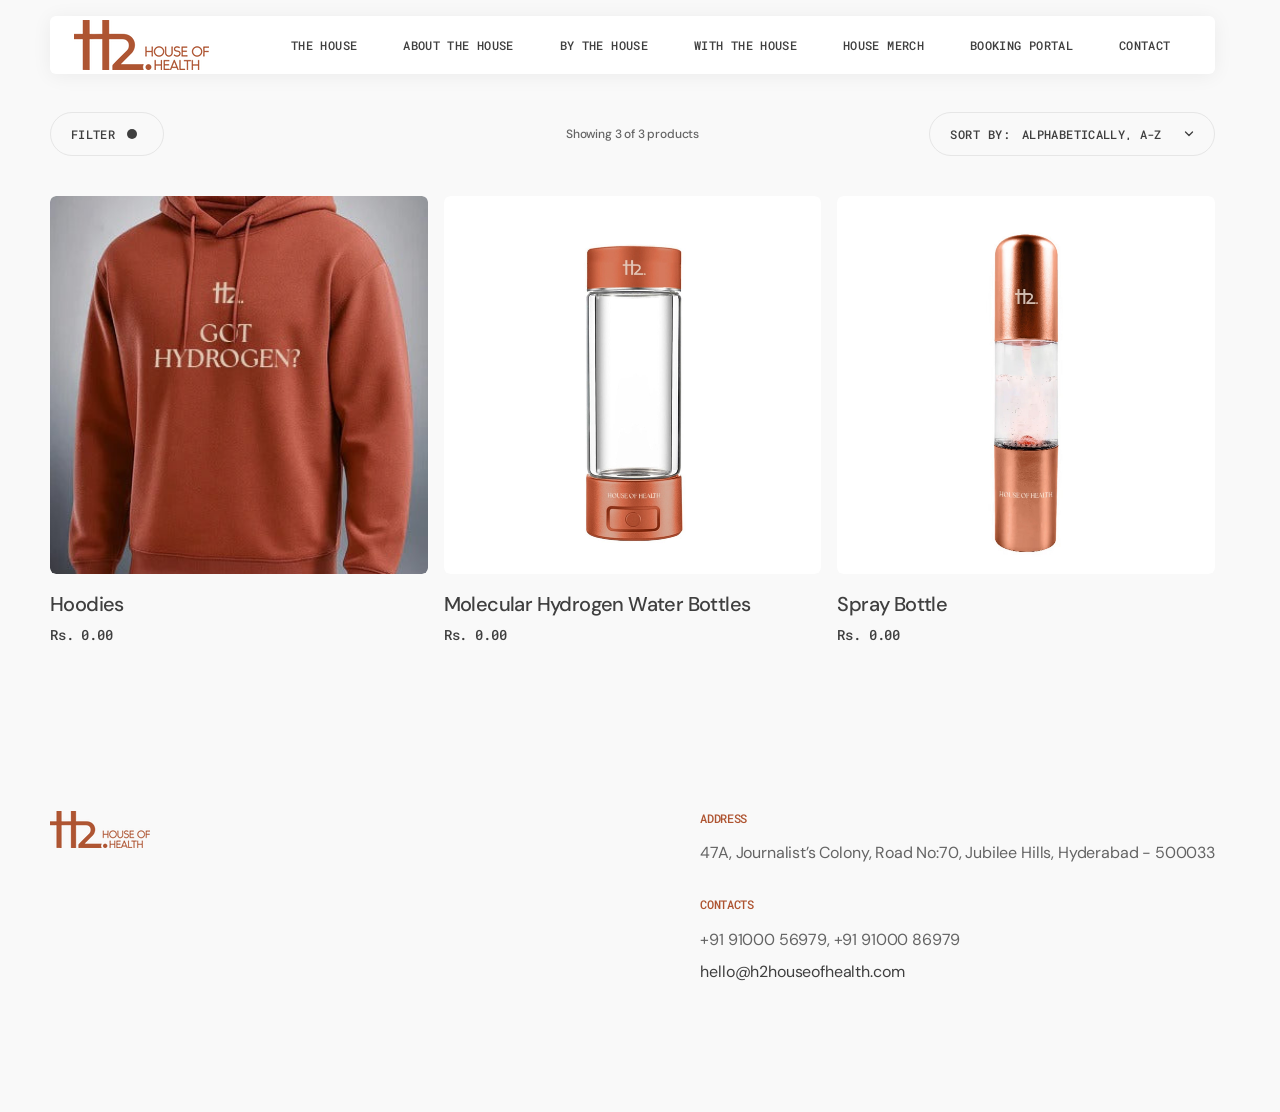
<file: collections/all.html>
<!doctype html>
<html
	class='no-js'
	data-scheme='light'
	lang='en'
	dir="ltr"
>
<head>
		<meta charset='utf-8'>
		<meta http-equiv='X-UA-Compatible' content='IE=edge'>
		<meta name='viewport' content='width=device-width,initial-scale=1'>
		<meta name='theme-color' content=''>
		<link rel='canonical' href='all.html'><link
				rel='icon'
				type='image/png'
				href='../cdn/shop/files/H2d33a.png?crop=center&amp;height=32&amp;v=1767874801&amp;width=32'
			><title>Products</title>

		

		

<meta property="og:site_name" content="House of Health">
<meta property="og:url" content="all.html">
<meta property="og:title" content="Products">
<meta property="og:type" content="product.group">
<meta property="og:description" content="House of Health"><meta name="twitter:card" content="summary_large_image">
<meta name="twitter:title" content="Products">
<meta name="twitter:description" content="House of Health">


		<script src='../cdn/shop/t/2/assets/constants5310.js?v=57430444635880596041767860006' defer='defer'></script>
		<script src='../cdn/shop/t/2/assets/pubsubb4f1.js?v=2921868252632587581767860006' defer='defer'></script>
		<script src='../cdn/shop/t/2/assets/global8c0a.js?v=69555043828941998821767860006' defer='defer'></script>

		<script>
			function calculateScrollbarWidth() {
				const scrollbarWidth =
					window.innerWidth - document.documentElement.clientWidth
				document.documentElement.style.setProperty(
					'--scrollbar-width',
					scrollbarWidth + 'px'
				)
			}

			function calculateVh() {
				let vh = window.innerHeight * 0.01
				document.documentElement.style.setProperty('--vh', `${vh}px`)
			}

			window.addEventListener('load', calculateScrollbarWidth)
			window.addEventListener('resize', calculateScrollbarWidth)

			window.addEventListener('load', calculateVh)
			window.addEventListener('resize', calculateVh)
		</script>
<style data-theme-style>
			@font-face {
  font-family: "DM Sans";
  font-weight: 400;
  font-style: normal;
  font-display: swap;
  src: url("../cdn/fonts/dm_sans/dmsans_n4.ec80bd4dd7e1a334c969c265873491ae56018d72.woff2") format("woff2"),
       url("../cdn/fonts/dm_sans/dmsans_n4.87bdd914d8a61247b911147ae68e754d695c58a6.woff") format("woff");
}

			@font-face {
  font-family: "DM Sans";
  font-weight: 400;
  font-style: normal;
  font-display: swap;
  src: url("../cdn/fonts/dm_sans/dmsans_n4.ec80bd4dd7e1a334c969c265873491ae56018d72.woff2") format("woff2"),
       url("../cdn/fonts/dm_sans/dmsans_n4.87bdd914d8a61247b911147ae68e754d695c58a6.woff") format("woff");
}

			Liquid error (layout/theme line 88): font_face can only be used with a font drop
			@font-face {
  font-family: "Roboto Mono";
  font-weight: 500;
  font-style: normal;
  font-display: swap;
  src: url("../cdn/fonts/roboto_mono/robotomono_n5.29a963c13062654edff960e0fc0769528bdca7e5.woff2") format("woff2"),
       url("../cdn/fonts/roboto_mono/robotomono_n5.ba11b9a58fc32158ddb2acccd36cc62c012f4109.woff") format("woff");
}

			@font-face {
  font-family: "Roboto Mono";
  font-weight: 500;
  font-style: normal;
  font-display: swap;
  src: url("../cdn/fonts/roboto_mono/robotomono_n5.29a963c13062654edff960e0fc0769528bdca7e5.woff2") format("woff2"),
       url("../cdn/fonts/roboto_mono/robotomono_n5.ba11b9a58fc32158ddb2acccd36cc62c012f4109.woff") format("woff");
}

			@font-face {
  font-family: "DM Sans";
  font-weight: 500;
  font-style: normal;
  font-display: swap;
  src: url("../cdn/fonts/dm_sans/dmsans_n5.8a0f1984c77eb7186ceb87c4da2173ff65eb012e.woff2") format("woff2"),
       url("../cdn/fonts/dm_sans/dmsans_n5.9ad2e755a89e15b3d6c53259daad5fc9609888e6.woff") format("woff");
}

			@font-face {
  font-family: "DM Sans";
  font-weight: 400;
  font-style: normal;
  font-display: swap;
  src: url("../cdn/fonts/dm_sans/dmsans_n4.ec80bd4dd7e1a334c969c265873491ae56018d72.woff2") format("woff2"),
       url("../cdn/fonts/dm_sans/dmsans_n4.87bdd914d8a61247b911147ae68e754d695c58a6.woff") format("woff");
}

			@font-face {
  font-family: "Roboto Mono";
  font-weight: 500;
  font-style: normal;
  font-display: swap;
  src: url("../cdn/fonts/roboto_mono/robotomono_n5.29a963c13062654edff960e0fc0769528bdca7e5.woff2") format("woff2"),
       url("../cdn/fonts/roboto_mono/robotomono_n5.ba11b9a58fc32158ddb2acccd36cc62c012f4109.woff") format("woff");
}

			@font-face {
  font-family: "DM Sans";
  font-weight: 400;
  font-style: normal;
  font-display: swap;
  src: url("../cdn/fonts/dm_sans/dmsans_n4.ec80bd4dd7e1a334c969c265873491ae56018d72.woff2") format("woff2"),
       url("../cdn/fonts/dm_sans/dmsans_n4.87bdd914d8a61247b911147ae68e754d695c58a6.woff") format("woff");
}

			@font-face {
  font-family: "DM Sans";
  font-weight: 400;
  font-style: normal;
  font-display: swap;
  src: url("../cdn/fonts/dm_sans/dmsans_n4.ec80bd4dd7e1a334c969c265873491ae56018d72.woff2") format("woff2"),
       url("../cdn/fonts/dm_sans/dmsans_n4.87bdd914d8a61247b911147ae68e754d695c58a6.woff") format("woff");
}

			@font-face {
  font-family: "DM Sans";
  font-weight: 400;
  font-style: normal;
  font-display: swap;
  src: url("../cdn/fonts/dm_sans/dmsans_n4.ec80bd4dd7e1a334c969c265873491ae56018d72.woff2") format("woff2"),
       url("../cdn/fonts/dm_sans/dmsans_n4.87bdd914d8a61247b911147ae68e754d695c58a6.woff") format("woff");
}

			@font-face {
  font-family: "DM Sans";
  font-weight: 300;
  font-style: normal;
  font-display: swap;
  src: url("../cdn/fonts/dm_sans/dmsans_n3.d218434bb518134511e5205d90c23cfb8a1b261b.woff2") format("woff2"),
       url("../cdn/fonts/dm_sans/dmsans_n3.0c324a11de656e0e3f656188ad5de9ff34f70c04.woff") format("woff");
}

			@font-face {
  font-family: "DM Sans";
  font-weight: 400;
  font-style: normal;
  font-display: swap;
  src: url("../cdn/fonts/dm_sans/dmsans_n4.ec80bd4dd7e1a334c969c265873491ae56018d72.woff2") format("woff2"),
       url("../cdn/fonts/dm_sans/dmsans_n4.87bdd914d8a61247b911147ae68e754d695c58a6.woff") format("woff");
}

			@font-face {
  font-family: "DM Sans";
  font-weight: 500;
  font-style: normal;
  font-display: swap;
  src: url("../cdn/fonts/dm_sans/dmsans_n5.8a0f1984c77eb7186ceb87c4da2173ff65eb012e.woff2") format("woff2"),
       url("../cdn/fonts/dm_sans/dmsans_n5.9ad2e755a89e15b3d6c53259daad5fc9609888e6.woff") format("woff");
}

			@font-face {
  font-family: "DM Sans";
  font-weight: 700;
  font-style: normal;
  font-display: swap;
  src: url("../cdn/fonts/dm_sans/dmsans_n7.97e21d81502002291ea1de8aefb79170c6946ce5.woff2") format("woff2"),
       url("../cdn/fonts/dm_sans/dmsans_n7.af5c214f5116410ca1d53a2090665620e78e2e1b.woff") format("woff");
}

			@font-face {
  font-family: "DM Sans";
  font-weight: 400;
  font-style: italic;
  font-display: swap;
  src: url("../cdn/fonts/dm_sans/dmsans_i4.b8fe05e69ee95d5a53155c346957d8cbf5081c1a.woff2") format("woff2"),
       url("../cdn/fonts/dm_sans/dmsans_i4.403fe28ee2ea63e142575c0aa47684d65f8c23a0.woff") format("woff");
}

			@font-face {
  font-family: "DM Sans";
  font-weight: 400;
  font-style: normal;
  font-display: swap;
  src: url("../cdn/fonts/dm_sans/dmsans_n4.ec80bd4dd7e1a334c969c265873491ae56018d72.woff2") format("woff2"),
       url("../cdn/fonts/dm_sans/dmsans_n4.87bdd914d8a61247b911147ae68e754d695c58a6.woff") format("woff");
}

			@font-face {
  font-family: "DM Sans";
  font-weight: 500;
  font-style: normal;
  font-display: swap;
  src: url("../cdn/fonts/dm_sans/dmsans_n5.8a0f1984c77eb7186ceb87c4da2173ff65eb012e.woff2") format("woff2"),
       url("../cdn/fonts/dm_sans/dmsans_n5.9ad2e755a89e15b3d6c53259daad5fc9609888e6.woff") format("woff");
}

			
			
			@font-face {
  font-family: "DM Sans";
  font-weight: 400;
  font-style: italic;
  font-display: swap;
  src: url("../cdn/fonts/dm_sans/dmsans_i4.b8fe05e69ee95d5a53155c346957d8cbf5081c1a.woff2") format("woff2"),
       url("../cdn/fonts/dm_sans/dmsans_i4.403fe28ee2ea63e142575c0aa47684d65f8c23a0.woff") format("woff");
}

			@font-face {
  font-family: "DM Sans";
  font-weight: 700;
  font-style: italic;
  font-display: swap;
  src: url("../cdn/fonts/dm_sans/dmsans_i7.52b57f7d7342eb7255084623d98ab83fd96e7f9b.woff2") format("woff2"),
       url("../cdn/fonts/dm_sans/dmsans_i7.d5e14ef18a1d4a8ce78a4187580b4eb1759c2eda.woff") format("woff");
}


			
			  :root,
			  [data-scheme=light] .color-background-1 {
			    --color-background: 249,249,249;
			    --color-background-secondary: 255,255,255;
			    --color-background-tertiary: 239,239,234;
			    
			      --gradient-background: #f9f9f9;
			    
			    --color-foreground: 63, 63, 63;
			    --color-foreground-secondary: 63, 63, 63;
			    --color-foreground-tertiary: 175, 175, 175;
			    --color-foreground-title: 174, 84, 49;

			    --color-button-text: 255, 255, 255;
			    --color-button-text-hover: 255, 255, 255;
			    --color-button: 174, 84, 49;
			    --color-button-hover: 174, 84, 49;

					--color-button-secondary-background: 63, 63, 63;
			    --color-button-secondary-background-hover: 39, 39, 36;

			    --color-button-secondary-text: 255, 255, 255;
			    --color-button-secondary-text-hover: 255, 255, 255;

			    --color-button-tertiary-text: 63, 63, 63;
			    --color-button-tertiary-text-hover: 63, 63, 63;

					   --color-button-tertiary-background: 241, 241, 241;
			    --color-button-tertiary-background-hover: 238, 238, 238;

					   --color-button-tertiary-border: , , ;
			    --color-button-tertiary-border-hover: , , ;

					--color-card-price-new: 63, 63, 63;
			       --color-card-price-old: 153, 153, 153;

					--colors_marker_background: 255, 255, 255;
					--color-accent: 63, 63, 63;
			    --color-overlay: 255, 255, 255;
			    --color-border-input: 241, 241, 241;
			    --color-border-input-hover: 241, 241, 241;
			    --color-background-input: 241, 241, 241;
			    --color-background-input-hover: 241, 241, 241;
			    --color-border: 230, 230, 230;
			    --color-badge-background: 66, 119, 253;
			    --color-badge-text: 255, 255, 255;
			  }
			  @media (prefers-color-scheme: light) {
			    :root,
			    [data-scheme=auto] .color-background-1 {
			      --color-background: 249,249,249;
			      --color-background-secondary: 255,255,255;
			      --color-background-tertiary: 239,239,234;
			      
			        --gradient-background: #f9f9f9;
			      
			      --color-foreground: 63, 63, 63;
			      --color-foreground-secondary: 63, 63, 63;
			      --color-foreground-tertiary: 175, 175, 175;
			      --color-foreground-title: 174, 84, 49;

			      --color-button-text: 255, 255, 255;
			      --color-button-text-hover: 255, 255, 255;
			      --color-button: 174, 84, 49;
			      --color-button-hover: 174, 84, 49;

			      --color-button-secondary-background: 63, 63, 63;
			    	--color-button-secondary-background-hover: 39, 39, 36;

						--color-button-secondary-text: 255, 255, 255;
			      --color-button-secondary-text-hover: 255, 255, 255;

			      --color-button-tertiary-text: 63, 63, 63;
			      --color-button-tertiary-text-hover: 63, 63, 63;

						--color-button-tertiary-background: 241, 241, 241;
			    	--color-button-tertiary-background-hover: 238, 238, 238;

						--color-button-tertiary-border: , , ;
			    	--color-button-tertiary-border-hover: , , ;

						--color-card-price-new: 63, 63, 63;
			       	--color-card-price-old: 153, 153, 153;

						--colors_marker_background: 255, 255, 255;
						--color-accent: 63, 63, 63;
			      --color-overlay: 255, 255, 255;
			      --color-border-input: 241, 241, 241;
			      --color-border-input-hover: 241, 241, 241;
			      --color-background-input: 241, 241, 241;
			      --color-background-input-hover: 241, 241, 241;
			      --color-border: 230, 230, 230;
			      --color-badge-background: 66, 119, 253;
			      --color-badge-text: 255, 255, 255;
			    }
			  }
			
			  
			  [data-scheme=light] .color-background-2 {
			    --color-background: 255,255,255;
			    --color-background-secondary: 241,241,241;
			    --color-background-tertiary: 239,239,234;
			    
			      --gradient-background: #ffffff;
			    
			    --color-foreground: 63, 63, 63;
			    --color-foreground-secondary: 109, 109, 109;
			    --color-foreground-tertiary: 109, 109, 109;
			    --color-foreground-title: 63, 63, 63;

			    --color-button-text: 63, 63, 63;
			    --color-button-text-hover: 63, 63, 63;
			    --color-button: 247, 212, 0;
			    --color-button-hover: 238, 210, 40;

					--color-button-secondary-background: 63, 63, 63;
			    --color-button-secondary-background-hover: 63, 63, 63;

			    --color-button-secondary-text: 255, 255, 255;
			    --color-button-secondary-text-hover: 255, 255, 255;

			    --color-button-tertiary-text: 63, 63, 63;
			    --color-button-tertiary-text-hover: 63, 63, 63;

					   --color-button-tertiary-background: 255, 255, 255;
			    --color-button-tertiary-background-hover: 255, 255, 255;

					   --color-button-tertiary-border: , , ;
			    --color-button-tertiary-border-hover: , , ;

					--color-card-price-new: 63, 63, 63;
			       --color-card-price-old: 153, 153, 153;

					--colors_marker_background: 255, 255, 255;
					--color-accent: 63, 63, 63;
			    --color-overlay: 245, 240, 237;
			    --color-border-input: 241, 241, 241;
			    --color-border-input-hover: 241, 241, 241;
			    --color-background-input: 255, 255, 255;
			    --color-background-input-hover: 255, 255, 255;
			    --color-border: 223, 223, 223;
			    --color-badge-background: 255, 255, 255;
			    --color-badge-text: 19, 19, 19;
			  }
			  @media (prefers-color-scheme: light) {
			    
			    [data-scheme=auto] .color-background-2 {
			      --color-background: 255,255,255;
			      --color-background-secondary: 241,241,241;
			      --color-background-tertiary: 239,239,234;
			      
			        --gradient-background: #ffffff;
			      
			      --color-foreground: 63, 63, 63;
			      --color-foreground-secondary: 109, 109, 109;
			      --color-foreground-tertiary: 109, 109, 109;
			      --color-foreground-title: 63, 63, 63;

			      --color-button-text: 63, 63, 63;
			      --color-button-text-hover: 63, 63, 63;
			      --color-button: 247, 212, 0;
			      --color-button-hover: 238, 210, 40;

			      --color-button-secondary-background: 63, 63, 63;
			    	--color-button-secondary-background-hover: 63, 63, 63;

						--color-button-secondary-text: 255, 255, 255;
			      --color-button-secondary-text-hover: 255, 255, 255;

			      --color-button-tertiary-text: 63, 63, 63;
			      --color-button-tertiary-text-hover: 63, 63, 63;

						--color-button-tertiary-background: 255, 255, 255;
			    	--color-button-tertiary-background-hover: 255, 255, 255;

						--color-button-tertiary-border: , , ;
			    	--color-button-tertiary-border-hover: , , ;

						--color-card-price-new: 63, 63, 63;
			       	--color-card-price-old: 153, 153, 153;

						--colors_marker_background: 255, 255, 255;
						--color-accent: 63, 63, 63;
			      --color-overlay: 245, 240, 237;
			      --color-border-input: 241, 241, 241;
			      --color-border-input-hover: 241, 241, 241;
			      --color-background-input: 255, 255, 255;
			      --color-background-input-hover: 255, 255, 255;
			      --color-border: 223, 223, 223;
			      --color-badge-background: 255, 255, 255;
			      --color-badge-text: 19, 19, 19;
			    }
			  }
			
			  
			  [data-scheme=light] .color-background-3 {
			    --color-background: 63,63,63;
			    --color-background-secondary: 83,85,81;
			    --color-background-tertiary: 51,51,51;
			    
			      --gradient-background: #3f3f3f;
			    
			    --color-foreground: 255, 255, 255;
			    --color-foreground-secondary: 249, 249, 249;
			    --color-foreground-tertiary: 255, 255, 255;
			    --color-foreground-title: 255, 255, 255;

			    --color-button-text: 63, 63, 63;
			    --color-button-text-hover: 63, 63, 63;
			    --color-button: 247, 212, 0;
			    --color-button-hover: 238, 210, 40;

					--color-button-secondary-background: 63, 63, 63;
			    --color-button-secondary-background-hover: 63, 63, 63;

			    --color-button-secondary-text: 255, 255, 255;
			    --color-button-secondary-text-hover: 255, 255, 255;

			    --color-button-tertiary-text: 249, 249, 249;
			    --color-button-tertiary-text-hover: 249, 249, 249;

					   --color-button-tertiary-background: 63, 63, 63;
			    --color-button-tertiary-background-hover: 119, 119, 119;

					   --color-button-tertiary-border: , , ;
			    --color-button-tertiary-border-hover: , , ;

					--color-card-price-new: 63, 63, 63;
			       --color-card-price-old: 153, 153, 153;

					--colors_marker_background: 255, 255, 255;
					--color-accent: 63, 63, 63;
			    --color-overlay: 19, 19, 19;
			    --color-border-input: 241, 241, 241;
			    --color-border-input-hover: 241, 241, 241;
			    --color-background-input: 63, 63, 63;
			    --color-background-input-hover: 63, 63, 63;
			    --color-border: 62, 62, 62;
			    --color-badge-background: 255, 255, 255;
			    --color-badge-text: 19, 19, 19;
			  }
			  @media (prefers-color-scheme: light) {
			    
			    [data-scheme=auto] .color-background-3 {
			      --color-background: 63,63,63;
			      --color-background-secondary: 83,85,81;
			      --color-background-tertiary: 51,51,51;
			      
			        --gradient-background: #3f3f3f;
			      
			      --color-foreground: 255, 255, 255;
			      --color-foreground-secondary: 249, 249, 249;
			      --color-foreground-tertiary: 255, 255, 255;
			      --color-foreground-title: 255, 255, 255;

			      --color-button-text: 63, 63, 63;
			      --color-button-text-hover: 63, 63, 63;
			      --color-button: 247, 212, 0;
			      --color-button-hover: 238, 210, 40;

			      --color-button-secondary-background: 63, 63, 63;
			    	--color-button-secondary-background-hover: 63, 63, 63;

						--color-button-secondary-text: 255, 255, 255;
			      --color-button-secondary-text-hover: 255, 255, 255;

			      --color-button-tertiary-text: 249, 249, 249;
			      --color-button-tertiary-text-hover: 249, 249, 249;

						--color-button-tertiary-background: 63, 63, 63;
			    	--color-button-tertiary-background-hover: 119, 119, 119;

						--color-button-tertiary-border: , , ;
			    	--color-button-tertiary-border-hover: , , ;

						--color-card-price-new: 63, 63, 63;
			       	--color-card-price-old: 153, 153, 153;

						--colors_marker_background: 255, 255, 255;
						--color-accent: 63, 63, 63;
			      --color-overlay: 19, 19, 19;
			      --color-border-input: 241, 241, 241;
			      --color-border-input-hover: 241, 241, 241;
			      --color-background-input: 63, 63, 63;
			      --color-background-input-hover: 63, 63, 63;
			      --color-border: 62, 62, 62;
			      --color-badge-background: 255, 255, 255;
			      --color-badge-text: 19, 19, 19;
			    }
			  }
			
			  
			  [data-scheme=light] .color-background-4 {
			    --color-background: 174,84,49;
			    --color-background-secondary: 255,251,229;
			    --color-background-tertiary: 239,239,234;
			    
			      --gradient-background: #ae5431;
			    
			    --color-foreground: 63, 63, 63;
			    --color-foreground-secondary: 119, 119, 119;
			    --color-foreground-tertiary: 175, 175, 175;
			    --color-foreground-title: 63, 63, 63;

			    --color-button-text: 249, 249, 249;
			    --color-button-text-hover: 249, 249, 249;
			    --color-button: 39, 39, 36;
			    --color-button-hover: 39, 39, 36;

					--color-button-secondary-background: 63, 63, 63;
			    --color-button-secondary-background-hover: 71, 71, 69;

			    --color-button-secondary-text: 255, 255, 255;
			    --color-button-secondary-text-hover: 255, 255, 255;

			    --color-button-tertiary-text: 63, 63, 63;
			    --color-button-tertiary-text-hover: 63, 63, 63;

					   --color-button-tertiary-background: 255, 255, 255;
			    --color-button-tertiary-background-hover: 255, 255, 255;

					   --color-button-tertiary-border: , , ;
			    --color-button-tertiary-border-hover: , , ;

					--color-card-price-new: 63, 63, 63;
			       --color-card-price-old: 153, 153, 153;

					--colors_marker_background: 255, 255, 255;
					--color-accent: 241, 229, 155;
			    --color-overlay: 255, 255, 255;
			    --color-border-input: 241, 241, 241;
			    --color-border-input-hover: 241, 241, 241;
			    --color-background-input: 241, 241, 241;
			    --color-background-input-hover: 241, 241, 241;
			    --color-border: 230, 230, 230;
			    --color-badge-background: 66, 119, 253;
			    --color-badge-text: 255, 255, 255;
			  }
			  @media (prefers-color-scheme: light) {
			    
			    [data-scheme=auto] .color-background-4 {
			      --color-background: 174,84,49;
			      --color-background-secondary: 255,251,229;
			      --color-background-tertiary: 239,239,234;
			      
			        --gradient-background: #ae5431;
			      
			      --color-foreground: 63, 63, 63;
			      --color-foreground-secondary: 119, 119, 119;
			      --color-foreground-tertiary: 175, 175, 175;
			      --color-foreground-title: 63, 63, 63;

			      --color-button-text: 249, 249, 249;
			      --color-button-text-hover: 249, 249, 249;
			      --color-button: 39, 39, 36;
			      --color-button-hover: 39, 39, 36;

			      --color-button-secondary-background: 63, 63, 63;
			    	--color-button-secondary-background-hover: 71, 71, 69;

						--color-button-secondary-text: 255, 255, 255;
			      --color-button-secondary-text-hover: 255, 255, 255;

			      --color-button-tertiary-text: 63, 63, 63;
			      --color-button-tertiary-text-hover: 63, 63, 63;

						--color-button-tertiary-background: 255, 255, 255;
			    	--color-button-tertiary-background-hover: 255, 255, 255;

						--color-button-tertiary-border: , , ;
			    	--color-button-tertiary-border-hover: , , ;

						--color-card-price-new: 63, 63, 63;
			       	--color-card-price-old: 153, 153, 153;

						--colors_marker_background: 255, 255, 255;
						--color-accent: 241, 229, 155;
			      --color-overlay: 255, 255, 255;
			      --color-border-input: 241, 241, 241;
			      --color-border-input-hover: 241, 241, 241;
			      --color-background-input: 241, 241, 241;
			      --color-background-input-hover: 241, 241, 241;
			      --color-border: 230, 230, 230;
			      --color-badge-background: 66, 119, 253;
			      --color-badge-text: 255, 255, 255;
			    }
			  }
			
			  
			  [data-scheme=light] .color-background-5 {
			    --color-background: 255,255,255;
			    --color-background-secondary: 243,244,241;
			    --color-background-tertiary: 243,244,241;
			    
			      --gradient-background: #ffffff;
			    
			    --color-foreground: 116, 116, 115;
			    --color-foreground-secondary: 119, 119, 119;
			    --color-foreground-tertiary: 175, 175, 175;
			    --color-foreground-title: 116, 116, 115;

			    --color-button-text: 235, 235, 235;
			    --color-button-text-hover: 235, 235, 235;
			    --color-button: 39, 39, 36;
			    --color-button-hover: 0, 0, 0;

					--color-button-secondary-background: 39, 39, 36;
			    --color-button-secondary-background-hover: 0, 0, 0;

			    --color-button-secondary-text: 235, 235, 235;
			    --color-button-secondary-text-hover: 235, 235, 235;

			    --color-button-tertiary-text: 63, 63, 63;
			    --color-button-tertiary-text-hover: 63, 63, 63;

					   --color-button-tertiary-background: 255, 255, 255;
			    --color-button-tertiary-background-hover: 249, 249, 249;

					   --color-button-tertiary-border: , , ;
			    --color-button-tertiary-border-hover: , , ;

					--color-card-price-new: 39, 39, 36;
			       --color-card-price-old: 119, 119, 119;

					--colors_marker_background: 255, 255, 255;
					--color-accent: 237, 91, 67;
			    --color-overlay: 243, 244, 241;
			    --color-border-input: 243, 244, 241;
			    --color-border-input-hover: 243, 244, 241;
			    --color-background-input: 243, 244, 241;
			    --color-background-input-hover: 243, 244, 241;
			    --color-border: 236, 236, 236;
			    --color-badge-background: 237, 91, 67;
			    --color-badge-text: 255, 255, 255;
			  }
			  @media (prefers-color-scheme: light) {
			    
			    [data-scheme=auto] .color-background-5 {
			      --color-background: 255,255,255;
			      --color-background-secondary: 243,244,241;
			      --color-background-tertiary: 243,244,241;
			      
			        --gradient-background: #ffffff;
			      
			      --color-foreground: 116, 116, 115;
			      --color-foreground-secondary: 119, 119, 119;
			      --color-foreground-tertiary: 175, 175, 175;
			      --color-foreground-title: 116, 116, 115;

			      --color-button-text: 235, 235, 235;
			      --color-button-text-hover: 235, 235, 235;
			      --color-button: 39, 39, 36;
			      --color-button-hover: 0, 0, 0;

			      --color-button-secondary-background: 39, 39, 36;
			    	--color-button-secondary-background-hover: 0, 0, 0;

						--color-button-secondary-text: 235, 235, 235;
			      --color-button-secondary-text-hover: 235, 235, 235;

			      --color-button-tertiary-text: 63, 63, 63;
			      --color-button-tertiary-text-hover: 63, 63, 63;

						--color-button-tertiary-background: 255, 255, 255;
			    	--color-button-tertiary-background-hover: 249, 249, 249;

						--color-button-tertiary-border: , , ;
			    	--color-button-tertiary-border-hover: , , ;

						--color-card-price-new: 39, 39, 36;
			       	--color-card-price-old: 119, 119, 119;

						--colors_marker_background: 255, 255, 255;
						--color-accent: 237, 91, 67;
			      --color-overlay: 243, 244, 241;
			      --color-border-input: 243, 244, 241;
			      --color-border-input-hover: 243, 244, 241;
			      --color-background-input: 243, 244, 241;
			      --color-background-input-hover: 243, 244, 241;
			      --color-border: 236, 236, 236;
			      --color-badge-background: 237, 91, 67;
			      --color-badge-text: 255, 255, 255;
			    }
			  }
			

			body, .color-background-1, .color-background-2, .color-background-3, .color-background-4, .color-background-5 {
			  color: rgba(var(--color-foreground));
			  background-color: rgb(var(--color-background));
			}

			:root {
			  --announcement-height: 0px;
			  --header-height: 0px;
			  --breadcrumbs-height: 0px;
			  --scrollbar-width: 0px;
			  --vh: 1vh;

			  --spaced-section: 5rem;

			  --font-body-family: "DM Sans", sans-serif;
			  --font-body-style: normal;
			  --font-body-weight: 400;

			  --font-body-scale: 1.6;
			  --font-body-line-height: 1.5;
			  --font-body-letter-spacing: -0.1em;

			  --font-heading-family: "DM Sans", sans-serif;
			  --font-heading-style: normal;
			  --font-heading-weight: 400;
			  --font-heading-letter-spacing: -0.3em;
			  --font-heading-line-height: 1.1;
			  --font-heading-text-transform: none;

			  --font-subtitle-family: "Roboto Mono", monospace;
			  --font-subtitle-style: normal;
			  --font-subtitle-weight: 500;
			  --font-subtitle-text-transform: uppercase;
			  --font-subtitle-scale: 1.24;

			  --font-heading-h1-scale: 1.27;
			  --font-heading-h2-scale: 1.17;
			  --font-heading-h3-scale: 1.0;
			  --font-heading-h4-scale: 1.0;
			  --font-heading-h5-scale: 1.0;
				--font-heading-h6-scale: 1.0;

			  --font-heading-card-family: "DM Sans", sans-serif;
			  --font-heading-card-style: normal;
			  --font-heading-card-weight: 500;
			  --font-text-card-family: "DM Sans", sans-serif;
			  --font-text-card-style: normal;
			  --font-text-card-weight: 400;

			  --font-heading-card-scale: 2.0;
			  --font-text-card-scale: 1.4;

			  --font-button-family: "Roboto Mono", monospace;
			  --font-button-style: normal;
			  --font-button-weight: 500;
			  --font-button-text-transform: uppercase;

			  --font-button-letter-spacing: 0.03em;
			  --font-subtitle-letter-spacing: 0.3em;
			  --font-badge-letter-spacing: -0.02em;
			  --font-menu-letter-spacing: 0.03em;
			  --font-big-menu-letter-spacing: -0.04em;

			  --font-header-menu-family: "Roboto Mono", monospace;
			  --font-header-menu-style: normal;
			  --font-header-menu-weight: 500;
			  --font-header-menu-text-transform: uppercase;

			  --font-footer-menu-family: "DM Sans", sans-serif;
			  --font-footer-menu-style: normal;
			  --font-footer-menu-weight: 400;
			  --font-footer-link-size: px;
			  --font-footer-bottom-link-size: px;

			  --font-popups-heading-family: "DM Sans", sans-serif;
			  --font-popups-heading-style: normal;
			  --font-popups-heading-weight: 400;
			  --font-popups-text-family: "DM Sans", sans-serif;
			  --font-popups-text-style: normal;
			  --font-popups-text-weight: 400;
			  --font-popup-heading-scale: 1.23;
			  --font-popup-desc-scale: 1.0;
			  --font-popup-text-scale: 1.07;
			  --font-notification-heading-scale: 1.0;
			  --font-notification-text-scale: 1.0;

			  --border-radius-main: 6px;
			  --border-radius-button: 100px;
			  --border-radius-badge: 30px;
			  --payment-terms-background-color: ;
			}

			@media screen and (min-width: 990px) {
			  :root {
			   --spaced-section: 16rem;
			  }
			}

			*,
			*::before,
			*::after {
			box-sizing: inherit;
			}

			html {
			  box-sizing: border-box;
			  font-size: 10px;
			  height: 100%;
			}

			body {
			  position: relative;
			  display: flex;
			  flex-direction: column;
			  min-height: 100%;
			  margin: 0;
			 	font-size: calc(var(--font-body-scale) * 1rem);
			  line-height: var(--font-body-line-height);
			  font-family: var(--font-body-family);
			  font-style: var(--font-body-style);
			  font-weight: var(--font-body-weight);
			  letter-spacing: calc(var(--font-body-letter-spacing) * 0.1);
			  overflow-x: hidden;
			}



			#MainContent {
			  flex-grow: 1;
			}
		</style>

		<style data-theme-style>
  
  [data-scheme=dark] .color-background-1 {
  	--color-background: 31, 31, 31;
  	--color-overlay: 0, 0, 0;
  	--gradient-background: rgb(31, 31, 31);
  	--color-foreground: 229, 229, 229;
  	--color-foreground-secondary: 169, 169, 169;
  	--color-foreground-tertiary: 169, 169, 169;
  	--color-foreground-title: 229, 229, 229;
  	--color-border-input: 53, 53, 53;
  	--color-border-input-hover: 63, 63, 63;
  	--color-background-input: 40, 40, 40;
  	--color-background-input-hover: 10, 10, 10;
  	--color-border: 53, 53, 53;
  	--color-announcement-bar: 0, 0, 0;
  	--color-announcement-bar-background-1: 0, 0, 0;
  	--alpha-link: 0.5;
  	--color-button: 53, 53, 53;
  	--color-button-hover: 33, 33, 33;
  	--color-button-text: 229, 229, 229;
  	--color-button-text-hover: 229, 229, 229;
  	--color-button-secondary-background: 53, 53, 53;
  	--color-button-secondary-background-hover: 63, 63, 63;
  	--color-button-secondary-text: 229, 229, 229;
  	--color-button-secondary-text-hover: 229, 229, 229;
		--color-button-tertiary-background:  229, 229, 229;
		--color-button-tertiary-background-hover: 255, 255, 255;
		--color-button-tertiary-border: 229, 229, 229;
		--color-button-tertiary-border-hover: 53, 53, 53;
  	--color-button-tertiary-text: 63, 63, 63;
  	--color-button-tertiary-text-hover: 63, 63, 63;
		--color-card-price-new: 255, 255, 255;
      --color-card-price-old: 229, 229, 229;
  	--alpha-button-background: 1;
  	--alpha-button-border: 1;
  	--color-placeholder-input: 229, 229, 229;
  	--color-error-background: 0, 0, 0;
  	--color-title-text: 229, 229, 229;
		--color-accent: 229, 229, 229;

		.slideshow-slide__title {
			--color-foreground-title: 174, 84, 49;
		}

		.slideshow-slide__desc {
			--color-foreground: 63, 63, 63;
		}

		.promo-block__overlay_light {
			--color-overlay: 255, 255, 255;
		}

		.promo-block__content_light, .aside-menu__promo-container_image {
			--color-foreground-title: 174, 84, 49;
			--color-foreground: 63, 63, 63;
		}

		.product-grid__content_title, .product-grid__content_wrapper, .product-grid__content_vendor,
		.product-grid__content .price, .product-grid__content .price--on-sale .price-item--regular,
		.product-grid__content_description, .product-grid__content_collection-title {
			--color-foreground-title: 174, 84, 49;
			--color-foreground: 63, 63, 63;
			--color-card-price-new: 63, 63, 63;
			--color-card-price-old: 153, 153, 153;
			--color-foreground-secondary: 63, 63, 63;
		}

		.collection-hero__inner_image, .slideshow-column__text-slider__wrapper_image {
			--color-foreground: 63, 63, 63;
			--color-foreground-title: 174, 84, 49;
		}
  }

  @media (prefers-color-scheme: dark) {
  	[data-scheme=auto] .color-background-1 {
  		--color-background: 31, 31, 31;
  		--gradient-background: rgb(31, 31, 31);
  		--color-overlay: 0, 0, 0;
  		--color-foreground: 229, 229, 229;
  		--color-foreground-secondary: 169, 169, 169;
  		--color-foreground-tertiary: 169, 169, 169;
  		--color-foreground-title: 229, 229, 229;
  		--color-border-input: 53, 53, 53;
  		--color-border-input-hover: 63, 63, 63;
  		--color-background-input: 40, 40, 40;
  		--color-background-input-hover: 10, 10, 10;
  		--color-border: 53, 53, 53;
  		--color-announcement-bar: 0, 0, 0;
  		--color-announcement-bar-background-1: 0, 0, 0;
  		--alpha-link: 0.5;
  		--color-button: 53, 53, 53;
  		--color-button-hover: 33, 33, 33;
  		--color-button-text: 229, 229, 229;
  		--color-button-text-hover: 229, 229, 229;
  		--color-button-secondary-background: 53, 53, 53;
  		--color-button-secondary-background-hover: 63, 63, 63;
  		--color-button-secondary-text: 229, 229, 229;
  		--color-button-secondary-text-hover: 229, 229, 229;
  		--color-button-tertiary-background:  229, 229, 229;
			--color-button-tertiary-background-hover: 255, 255, 255;
			--color-button-tertiary-border: 229, 229, 229;
			--color-button-tertiary-border-hover: 53, 53, 53;
  		--color-button-tertiary-text: 63, 63, 63;
  		--color-button-tertiary-text-hover: 63, 63, 63;
			--color-card-price-new: 255, 255, 255;
      --color-card-price-old: 229, 229, 229;
  		--alpha-button-background: 1;
  		--alpha-button-border: 1;
  		--color-placeholder-input: 229, 229, 229;
  		--color-error-background: 0, 0, 0;
  		--color-title-text: 229, 229, 229;
			--color-accent: 229, 229, 229;

			.slideshow-slide__title {
				--color-foreground-title: 174, 84, 49;
			}

			.slideshow-slide__desc {
				--color-foreground: 63, 63, 63;
			}

			.promo-block__content_light, .aside-menu__promo-container_image {
				--color-foreground-title: 174, 84, 49;
				--color-foreground: 63, 63, 63;
			}

			.product-grid__content_title, .product-grid__content_wrapper, .product-grid__content_vendor,
			.product-grid__content .price, .product-grid__content .price--on-sale .price-item--regular,
			.product-grid__content_description, .product-grid__content_collection-title {
				--color-foreground-title: 174, 84, 49;
				--color-foreground: 63, 63, 63;
				--color-card-price-new: 63, 63, 63;
				--color-card-price-old: 153, 153, 153;
				--color-foreground-secondary: 63, 63, 63;
			}

			.collection-hero__inner_image, .slideshow-column__text-slider__wrapper_image {
				--color-foreground: 63, 63, 63;
				--color-foreground-title: 174, 84, 49;
			}
  	}
  }
  
  [data-scheme=dark] .color-background-2 {
  	--color-background: 31, 31, 31;
  	--color-overlay: 0, 0, 0;
  	--gradient-background: rgb(31, 31, 31);
  	--color-foreground: 229, 229, 229;
  	--color-foreground-secondary: 169, 169, 169;
  	--color-foreground-tertiary: 169, 169, 169;
  	--color-foreground-title: 229, 229, 229;
  	--color-border-input: 53, 53, 53;
  	--color-border-input-hover: 63, 63, 63;
  	--color-background-input: 40, 40, 40;
  	--color-background-input-hover: 10, 10, 10;
  	--color-border: 53, 53, 53;
  	--color-announcement-bar: 0, 0, 0;
  	--color-announcement-bar-background-1: 0, 0, 0;
  	--alpha-link: 0.5;
  	--color-button: 53, 53, 53;
  	--color-button-hover: 33, 33, 33;
  	--color-button-text: 229, 229, 229;
  	--color-button-text-hover: 229, 229, 229;
  	--color-button-secondary-background: 53, 53, 53;
  	--color-button-secondary-background-hover: 63, 63, 63;
  	--color-button-secondary-text: 229, 229, 229;
  	--color-button-secondary-text-hover: 229, 229, 229;
		--color-button-tertiary-background:  229, 229, 229;
		--color-button-tertiary-background-hover: 255, 255, 255;
		--color-button-tertiary-border: 229, 229, 229;
		--color-button-tertiary-border-hover: 53, 53, 53;
  	--color-button-tertiary-text: 63, 63, 63;
  	--color-button-tertiary-text-hover: 63, 63, 63;
		--color-card-price-new: 255, 255, 255;
      --color-card-price-old: 229, 229, 229;
  	--alpha-button-background: 1;
  	--alpha-button-border: 1;
  	--color-placeholder-input: 229, 229, 229;
  	--color-error-background: 0, 0, 0;
  	--color-title-text: 229, 229, 229;
		--color-accent: 229, 229, 229;

		.slideshow-slide__title {
			--color-foreground-title: 63, 63, 63;
		}

		.slideshow-slide__desc {
			--color-foreground: 63, 63, 63;
		}

		.promo-block__overlay_light {
			--color-overlay: 245, 240, 237;
		}

		.promo-block__content_light, .aside-menu__promo-container_image {
			--color-foreground-title: 63, 63, 63;
			--color-foreground: 63, 63, 63;
		}

		.product-grid__content_title, .product-grid__content_wrapper, .product-grid__content_vendor,
		.product-grid__content .price, .product-grid__content .price--on-sale .price-item--regular,
		.product-grid__content_description, .product-grid__content_collection-title {
			--color-foreground-title: 63, 63, 63;
			--color-foreground: 63, 63, 63;
			--color-card-price-new: 63, 63, 63;
			--color-card-price-old: 153, 153, 153;
			--color-foreground-secondary: 109, 109, 109;
		}

		.collection-hero__inner_image, .slideshow-column__text-slider__wrapper_image {
			--color-foreground: 63, 63, 63;
			--color-foreground-title: 63, 63, 63;
		}
  }

  @media (prefers-color-scheme: dark) {
  	[data-scheme=auto] .color-background-2 {
  		--color-background: 31, 31, 31;
  		--gradient-background: rgb(31, 31, 31);
  		--color-overlay: 0, 0, 0;
  		--color-foreground: 229, 229, 229;
  		--color-foreground-secondary: 169, 169, 169;
  		--color-foreground-tertiary: 169, 169, 169;
  		--color-foreground-title: 229, 229, 229;
  		--color-border-input: 53, 53, 53;
  		--color-border-input-hover: 63, 63, 63;
  		--color-background-input: 40, 40, 40;
  		--color-background-input-hover: 10, 10, 10;
  		--color-border: 53, 53, 53;
  		--color-announcement-bar: 0, 0, 0;
  		--color-announcement-bar-background-1: 0, 0, 0;
  		--alpha-link: 0.5;
  		--color-button: 53, 53, 53;
  		--color-button-hover: 33, 33, 33;
  		--color-button-text: 229, 229, 229;
  		--color-button-text-hover: 229, 229, 229;
  		--color-button-secondary-background: 53, 53, 53;
  		--color-button-secondary-background-hover: 63, 63, 63;
  		--color-button-secondary-text: 229, 229, 229;
  		--color-button-secondary-text-hover: 229, 229, 229;
  		--color-button-tertiary-background:  229, 229, 229;
			--color-button-tertiary-background-hover: 255, 255, 255;
			--color-button-tertiary-border: 229, 229, 229;
			--color-button-tertiary-border-hover: 53, 53, 53;
  		--color-button-tertiary-text: 63, 63, 63;
  		--color-button-tertiary-text-hover: 63, 63, 63;
			--color-card-price-new: 255, 255, 255;
      --color-card-price-old: 229, 229, 229;
  		--alpha-button-background: 1;
  		--alpha-button-border: 1;
  		--color-placeholder-input: 229, 229, 229;
  		--color-error-background: 0, 0, 0;
  		--color-title-text: 229, 229, 229;
			--color-accent: 229, 229, 229;

			.slideshow-slide__title {
				--color-foreground-title: 63, 63, 63;
			}

			.slideshow-slide__desc {
				--color-foreground: 63, 63, 63;
			}

			.promo-block__content_light, .aside-menu__promo-container_image {
				--color-foreground-title: 63, 63, 63;
				--color-foreground: 63, 63, 63;
			}

			.product-grid__content_title, .product-grid__content_wrapper, .product-grid__content_vendor,
			.product-grid__content .price, .product-grid__content .price--on-sale .price-item--regular,
			.product-grid__content_description, .product-grid__content_collection-title {
				--color-foreground-title: 63, 63, 63;
				--color-foreground: 63, 63, 63;
				--color-card-price-new: 63, 63, 63;
				--color-card-price-old: 153, 153, 153;
				--color-foreground-secondary: 109, 109, 109;
			}

			.collection-hero__inner_image, .slideshow-column__text-slider__wrapper_image {
				--color-foreground: 63, 63, 63;
				--color-foreground-title: 63, 63, 63;
			}
  	}
  }
  
  [data-scheme=dark] .color-background-3 {
  	--color-background: 31, 31, 31;
  	--color-overlay: 0, 0, 0;
  	--gradient-background: rgb(31, 31, 31);
  	--color-foreground: 229, 229, 229;
  	--color-foreground-secondary: 169, 169, 169;
  	--color-foreground-tertiary: 169, 169, 169;
  	--color-foreground-title: 229, 229, 229;
  	--color-border-input: 53, 53, 53;
  	--color-border-input-hover: 63, 63, 63;
  	--color-background-input: 40, 40, 40;
  	--color-background-input-hover: 10, 10, 10;
  	--color-border: 53, 53, 53;
  	--color-announcement-bar: 0, 0, 0;
  	--color-announcement-bar-background-1: 0, 0, 0;
  	--alpha-link: 0.5;
  	--color-button: 53, 53, 53;
  	--color-button-hover: 33, 33, 33;
  	--color-button-text: 229, 229, 229;
  	--color-button-text-hover: 229, 229, 229;
  	--color-button-secondary-background: 53, 53, 53;
  	--color-button-secondary-background-hover: 63, 63, 63;
  	--color-button-secondary-text: 229, 229, 229;
  	--color-button-secondary-text-hover: 229, 229, 229;
		--color-button-tertiary-background:  229, 229, 229;
		--color-button-tertiary-background-hover: 255, 255, 255;
		--color-button-tertiary-border: 229, 229, 229;
		--color-button-tertiary-border-hover: 53, 53, 53;
  	--color-button-tertiary-text: 63, 63, 63;
  	--color-button-tertiary-text-hover: 63, 63, 63;
		--color-card-price-new: 255, 255, 255;
      --color-card-price-old: 229, 229, 229;
  	--alpha-button-background: 1;
  	--alpha-button-border: 1;
  	--color-placeholder-input: 229, 229, 229;
  	--color-error-background: 0, 0, 0;
  	--color-title-text: 229, 229, 229;
		--color-accent: 229, 229, 229;

		.slideshow-slide__title {
			--color-foreground-title: 255, 255, 255;
		}

		.slideshow-slide__desc {
			--color-foreground: 255, 255, 255;
		}

		.promo-block__overlay_light {
			--color-overlay: 19, 19, 19;
		}

		.promo-block__content_light, .aside-menu__promo-container_image {
			--color-foreground-title: 255, 255, 255;
			--color-foreground: 255, 255, 255;
		}

		.product-grid__content_title, .product-grid__content_wrapper, .product-grid__content_vendor,
		.product-grid__content .price, .product-grid__content .price--on-sale .price-item--regular,
		.product-grid__content_description, .product-grid__content_collection-title {
			--color-foreground-title: 255, 255, 255;
			--color-foreground: 255, 255, 255;
			--color-card-price-new: 63, 63, 63;
			--color-card-price-old: 153, 153, 153;
			--color-foreground-secondary: 249, 249, 249;
		}

		.collection-hero__inner_image, .slideshow-column__text-slider__wrapper_image {
			--color-foreground: 255, 255, 255;
			--color-foreground-title: 255, 255, 255;
		}
  }

  @media (prefers-color-scheme: dark) {
  	[data-scheme=auto] .color-background-3 {
  		--color-background: 31, 31, 31;
  		--gradient-background: rgb(31, 31, 31);
  		--color-overlay: 0, 0, 0;
  		--color-foreground: 229, 229, 229;
  		--color-foreground-secondary: 169, 169, 169;
  		--color-foreground-tertiary: 169, 169, 169;
  		--color-foreground-title: 229, 229, 229;
  		--color-border-input: 53, 53, 53;
  		--color-border-input-hover: 63, 63, 63;
  		--color-background-input: 40, 40, 40;
  		--color-background-input-hover: 10, 10, 10;
  		--color-border: 53, 53, 53;
  		--color-announcement-bar: 0, 0, 0;
  		--color-announcement-bar-background-1: 0, 0, 0;
  		--alpha-link: 0.5;
  		--color-button: 53, 53, 53;
  		--color-button-hover: 33, 33, 33;
  		--color-button-text: 229, 229, 229;
  		--color-button-text-hover: 229, 229, 229;
  		--color-button-secondary-background: 53, 53, 53;
  		--color-button-secondary-background-hover: 63, 63, 63;
  		--color-button-secondary-text: 229, 229, 229;
  		--color-button-secondary-text-hover: 229, 229, 229;
  		--color-button-tertiary-background:  229, 229, 229;
			--color-button-tertiary-background-hover: 255, 255, 255;
			--color-button-tertiary-border: 229, 229, 229;
			--color-button-tertiary-border-hover: 53, 53, 53;
  		--color-button-tertiary-text: 63, 63, 63;
  		--color-button-tertiary-text-hover: 63, 63, 63;
			--color-card-price-new: 255, 255, 255;
      --color-card-price-old: 229, 229, 229;
  		--alpha-button-background: 1;
  		--alpha-button-border: 1;
  		--color-placeholder-input: 229, 229, 229;
  		--color-error-background: 0, 0, 0;
  		--color-title-text: 229, 229, 229;
			--color-accent: 229, 229, 229;

			.slideshow-slide__title {
				--color-foreground-title: 255, 255, 255;
			}

			.slideshow-slide__desc {
				--color-foreground: 255, 255, 255;
			}

			.promo-block__content_light, .aside-menu__promo-container_image {
				--color-foreground-title: 255, 255, 255;
				--color-foreground: 255, 255, 255;
			}

			.product-grid__content_title, .product-grid__content_wrapper, .product-grid__content_vendor,
			.product-grid__content .price, .product-grid__content .price--on-sale .price-item--regular,
			.product-grid__content_description, .product-grid__content_collection-title {
				--color-foreground-title: 255, 255, 255;
				--color-foreground: 255, 255, 255;
				--color-card-price-new: 63, 63, 63;
				--color-card-price-old: 153, 153, 153;
				--color-foreground-secondary: 249, 249, 249;
			}

			.collection-hero__inner_image, .slideshow-column__text-slider__wrapper_image {
				--color-foreground: 255, 255, 255;
				--color-foreground-title: 255, 255, 255;
			}
  	}
  }
  
  [data-scheme=dark] .color-background-4 {
  	--color-background: 31, 31, 31;
  	--color-overlay: 0, 0, 0;
  	--gradient-background: rgb(31, 31, 31);
  	--color-foreground: 229, 229, 229;
  	--color-foreground-secondary: 169, 169, 169;
  	--color-foreground-tertiary: 169, 169, 169;
  	--color-foreground-title: 229, 229, 229;
  	--color-border-input: 53, 53, 53;
  	--color-border-input-hover: 63, 63, 63;
  	--color-background-input: 40, 40, 40;
  	--color-background-input-hover: 10, 10, 10;
  	--color-border: 53, 53, 53;
  	--color-announcement-bar: 0, 0, 0;
  	--color-announcement-bar-background-1: 0, 0, 0;
  	--alpha-link: 0.5;
  	--color-button: 53, 53, 53;
  	--color-button-hover: 33, 33, 33;
  	--color-button-text: 229, 229, 229;
  	--color-button-text-hover: 229, 229, 229;
  	--color-button-secondary-background: 53, 53, 53;
  	--color-button-secondary-background-hover: 63, 63, 63;
  	--color-button-secondary-text: 229, 229, 229;
  	--color-button-secondary-text-hover: 229, 229, 229;
		--color-button-tertiary-background:  229, 229, 229;
		--color-button-tertiary-background-hover: 255, 255, 255;
		--color-button-tertiary-border: 229, 229, 229;
		--color-button-tertiary-border-hover: 53, 53, 53;
  	--color-button-tertiary-text: 63, 63, 63;
  	--color-button-tertiary-text-hover: 63, 63, 63;
		--color-card-price-new: 255, 255, 255;
      --color-card-price-old: 229, 229, 229;
  	--alpha-button-background: 1;
  	--alpha-button-border: 1;
  	--color-placeholder-input: 229, 229, 229;
  	--color-error-background: 0, 0, 0;
  	--color-title-text: 229, 229, 229;
		--color-accent: 229, 229, 229;

		.slideshow-slide__title {
			--color-foreground-title: 63, 63, 63;
		}

		.slideshow-slide__desc {
			--color-foreground: 63, 63, 63;
		}

		.promo-block__overlay_light {
			--color-overlay: 255, 255, 255;
		}

		.promo-block__content_light, .aside-menu__promo-container_image {
			--color-foreground-title: 63, 63, 63;
			--color-foreground: 63, 63, 63;
		}

		.product-grid__content_title, .product-grid__content_wrapper, .product-grid__content_vendor,
		.product-grid__content .price, .product-grid__content .price--on-sale .price-item--regular,
		.product-grid__content_description, .product-grid__content_collection-title {
			--color-foreground-title: 63, 63, 63;
			--color-foreground: 63, 63, 63;
			--color-card-price-new: 63, 63, 63;
			--color-card-price-old: 153, 153, 153;
			--color-foreground-secondary: 119, 119, 119;
		}

		.collection-hero__inner_image, .slideshow-column__text-slider__wrapper_image {
			--color-foreground: 63, 63, 63;
			--color-foreground-title: 63, 63, 63;
		}
  }

  @media (prefers-color-scheme: dark) {
  	[data-scheme=auto] .color-background-4 {
  		--color-background: 31, 31, 31;
  		--gradient-background: rgb(31, 31, 31);
  		--color-overlay: 0, 0, 0;
  		--color-foreground: 229, 229, 229;
  		--color-foreground-secondary: 169, 169, 169;
  		--color-foreground-tertiary: 169, 169, 169;
  		--color-foreground-title: 229, 229, 229;
  		--color-border-input: 53, 53, 53;
  		--color-border-input-hover: 63, 63, 63;
  		--color-background-input: 40, 40, 40;
  		--color-background-input-hover: 10, 10, 10;
  		--color-border: 53, 53, 53;
  		--color-announcement-bar: 0, 0, 0;
  		--color-announcement-bar-background-1: 0, 0, 0;
  		--alpha-link: 0.5;
  		--color-button: 53, 53, 53;
  		--color-button-hover: 33, 33, 33;
  		--color-button-text: 229, 229, 229;
  		--color-button-text-hover: 229, 229, 229;
  		--color-button-secondary-background: 53, 53, 53;
  		--color-button-secondary-background-hover: 63, 63, 63;
  		--color-button-secondary-text: 229, 229, 229;
  		--color-button-secondary-text-hover: 229, 229, 229;
  		--color-button-tertiary-background:  229, 229, 229;
			--color-button-tertiary-background-hover: 255, 255, 255;
			--color-button-tertiary-border: 229, 229, 229;
			--color-button-tertiary-border-hover: 53, 53, 53;
  		--color-button-tertiary-text: 63, 63, 63;
  		--color-button-tertiary-text-hover: 63, 63, 63;
			--color-card-price-new: 255, 255, 255;
      --color-card-price-old: 229, 229, 229;
  		--alpha-button-background: 1;
  		--alpha-button-border: 1;
  		--color-placeholder-input: 229, 229, 229;
  		--color-error-background: 0, 0, 0;
  		--color-title-text: 229, 229, 229;
			--color-accent: 229, 229, 229;

			.slideshow-slide__title {
				--color-foreground-title: 63, 63, 63;
			}

			.slideshow-slide__desc {
				--color-foreground: 63, 63, 63;
			}

			.promo-block__content_light, .aside-menu__promo-container_image {
				--color-foreground-title: 63, 63, 63;
				--color-foreground: 63, 63, 63;
			}

			.product-grid__content_title, .product-grid__content_wrapper, .product-grid__content_vendor,
			.product-grid__content .price, .product-grid__content .price--on-sale .price-item--regular,
			.product-grid__content_description, .product-grid__content_collection-title {
				--color-foreground-title: 63, 63, 63;
				--color-foreground: 63, 63, 63;
				--color-card-price-new: 63, 63, 63;
				--color-card-price-old: 153, 153, 153;
				--color-foreground-secondary: 119, 119, 119;
			}

			.collection-hero__inner_image, .slideshow-column__text-slider__wrapper_image {
				--color-foreground: 63, 63, 63;
				--color-foreground-title: 63, 63, 63;
			}
  	}
  }
  
  [data-scheme=dark] .color-background-5 {
  	--color-background: 31, 31, 31;
  	--color-overlay: 0, 0, 0;
  	--gradient-background: rgb(31, 31, 31);
  	--color-foreground: 229, 229, 229;
  	--color-foreground-secondary: 169, 169, 169;
  	--color-foreground-tertiary: 169, 169, 169;
  	--color-foreground-title: 229, 229, 229;
  	--color-border-input: 53, 53, 53;
  	--color-border-input-hover: 63, 63, 63;
  	--color-background-input: 40, 40, 40;
  	--color-background-input-hover: 10, 10, 10;
  	--color-border: 53, 53, 53;
  	--color-announcement-bar: 0, 0, 0;
  	--color-announcement-bar-background-1: 0, 0, 0;
  	--alpha-link: 0.5;
  	--color-button: 53, 53, 53;
  	--color-button-hover: 33, 33, 33;
  	--color-button-text: 229, 229, 229;
  	--color-button-text-hover: 229, 229, 229;
  	--color-button-secondary-background: 53, 53, 53;
  	--color-button-secondary-background-hover: 63, 63, 63;
  	--color-button-secondary-text: 229, 229, 229;
  	--color-button-secondary-text-hover: 229, 229, 229;
		--color-button-tertiary-background:  229, 229, 229;
		--color-button-tertiary-background-hover: 255, 255, 255;
		--color-button-tertiary-border: 229, 229, 229;
		--color-button-tertiary-border-hover: 53, 53, 53;
  	--color-button-tertiary-text: 63, 63, 63;
  	--color-button-tertiary-text-hover: 63, 63, 63;
		--color-card-price-new: 255, 255, 255;
      --color-card-price-old: 229, 229, 229;
  	--alpha-button-background: 1;
  	--alpha-button-border: 1;
  	--color-placeholder-input: 229, 229, 229;
  	--color-error-background: 0, 0, 0;
  	--color-title-text: 229, 229, 229;
		--color-accent: 229, 229, 229;

		.slideshow-slide__title {
			--color-foreground-title: 116, 116, 115;
		}

		.slideshow-slide__desc {
			--color-foreground: 116, 116, 115;
		}

		.promo-block__overlay_light {
			--color-overlay: 243, 244, 241;
		}

		.promo-block__content_light, .aside-menu__promo-container_image {
			--color-foreground-title: 116, 116, 115;
			--color-foreground: 116, 116, 115;
		}

		.product-grid__content_title, .product-grid__content_wrapper, .product-grid__content_vendor,
		.product-grid__content .price, .product-grid__content .price--on-sale .price-item--regular,
		.product-grid__content_description, .product-grid__content_collection-title {
			--color-foreground-title: 116, 116, 115;
			--color-foreground: 116, 116, 115;
			--color-card-price-new: 39, 39, 36;
			--color-card-price-old: 119, 119, 119;
			--color-foreground-secondary: 119, 119, 119;
		}

		.collection-hero__inner_image, .slideshow-column__text-slider__wrapper_image {
			--color-foreground: 116, 116, 115;
			--color-foreground-title: 116, 116, 115;
		}
  }

  @media (prefers-color-scheme: dark) {
  	[data-scheme=auto] .color-background-5 {
  		--color-background: 31, 31, 31;
  		--gradient-background: rgb(31, 31, 31);
  		--color-overlay: 0, 0, 0;
  		--color-foreground: 229, 229, 229;
  		--color-foreground-secondary: 169, 169, 169;
  		--color-foreground-tertiary: 169, 169, 169;
  		--color-foreground-title: 229, 229, 229;
  		--color-border-input: 53, 53, 53;
  		--color-border-input-hover: 63, 63, 63;
  		--color-background-input: 40, 40, 40;
  		--color-background-input-hover: 10, 10, 10;
  		--color-border: 53, 53, 53;
  		--color-announcement-bar: 0, 0, 0;
  		--color-announcement-bar-background-1: 0, 0, 0;
  		--alpha-link: 0.5;
  		--color-button: 53, 53, 53;
  		--color-button-hover: 33, 33, 33;
  		--color-button-text: 229, 229, 229;
  		--color-button-text-hover: 229, 229, 229;
  		--color-button-secondary-background: 53, 53, 53;
  		--color-button-secondary-background-hover: 63, 63, 63;
  		--color-button-secondary-text: 229, 229, 229;
  		--color-button-secondary-text-hover: 229, 229, 229;
  		--color-button-tertiary-background:  229, 229, 229;
			--color-button-tertiary-background-hover: 255, 255, 255;
			--color-button-tertiary-border: 229, 229, 229;
			--color-button-tertiary-border-hover: 53, 53, 53;
  		--color-button-tertiary-text: 63, 63, 63;
  		--color-button-tertiary-text-hover: 63, 63, 63;
			--color-card-price-new: 255, 255, 255;
      --color-card-price-old: 229, 229, 229;
  		--alpha-button-background: 1;
  		--alpha-button-border: 1;
  		--color-placeholder-input: 229, 229, 229;
  		--color-error-background: 0, 0, 0;
  		--color-title-text: 229, 229, 229;
			--color-accent: 229, 229, 229;

			.slideshow-slide__title {
				--color-foreground-title: 116, 116, 115;
			}

			.slideshow-slide__desc {
				--color-foreground: 116, 116, 115;
			}

			.promo-block__content_light, .aside-menu__promo-container_image {
				--color-foreground-title: 116, 116, 115;
				--color-foreground: 116, 116, 115;
			}

			.product-grid__content_title, .product-grid__content_wrapper, .product-grid__content_vendor,
			.product-grid__content .price, .product-grid__content .price--on-sale .price-item--regular,
			.product-grid__content_description, .product-grid__content_collection-title {
				--color-foreground-title: 116, 116, 115;
				--color-foreground: 116, 116, 115;
				--color-card-price-new: 39, 39, 36;
				--color-card-price-old: 119, 119, 119;
				--color-foreground-secondary: 119, 119, 119;
			}

			.collection-hero__inner_image, .slideshow-column__text-slider__wrapper_image {
				--color-foreground: 116, 116, 115;
				--color-foreground-title: 116, 116, 115;
			}
  	}
  }
  
  [data-scheme=dark] {
  	--color-background: 31, 31, 31;
  	--color-background-secondary: 35, 35, 35;
  	--color-background-tertiary: 51, 51, 51;
  	--gradient-background: rgb(31, 31, 31);
  	--color-overlay: 0, 0, 0;
  	--color-foreground: 229, 229, 229;
  	--color-foreground-secondary: 169, 169, 169;
  	--color-foreground-tertiary: 169, 169, 169;
  	--color-foreground-title: 229, 229, 229;
  	--color-border-input: 53, 53, 53;
		--color-border-input-hover: 63, 63, 63;
		--color-background-input: 40, 40, 40;
		--color-background-input-hover: 10, 10, 10;
  	--color-border: 53, 53, 53;
  	--color-announcement-bar: 0, 0, 0;
  	--color-announcement-bar-background-1: 0, 0, 0;
  	--alpha-link: 0.5;
  	--color-button: 53, 53, 53;
  	--color-button-hover: 33, 33, 33;
  	--color-button-text: 229, 229, 229;
  	--color-button-text-hover: 229, 229, 229;
  	--color-button-secondary-background: 53, 53, 53;
  	--color-button-secondary-background-hover: 63, 63, 63;
  	--color-button-secondary-text: 229, 229, 229;
  	--color-button-secondary-text-hover: 229, 229, 229;
  	--color-button-tertiary-background:  229, 229, 229;
		--color-button-tertiary-background-hover: 255, 255, 255;
		--color-button-tertiary-border: 229, 229, 229;
		--color-button-tertiary-border-hover: 53, 53, 53;
  	--color-button-tertiary-text: 63, 63, 63;
  	--color-button-tertiary-text-hover: 63, 63, 63;
		--color-card-price-new: 255, 255, 255;
      --color-card-price-old: 229, 229, 229;
  	--alpha-button-background: 1;
  	--alpha-button-border: 1;
  	--color-placeholder-input: 229, 229, 229;
  	--color-error-background: 0, 0, 0;
  	--color-title-text: 229, 229, 229;
		--color-accent: 229, 229, 229;

  	.color-background-1 {
			--color-background: 31, 31, 31;
			--color-background-secondary: 35, 35, 35;
		}
		.color-background-2 {
			--color-background: 40, 40, 40;
			--color-background-secondary: 45, 45, 45;
			--gradient-background: rgb(40, 40, 40);
		}
		.color-background-3 {
			--color-background: 50, 50, 50;
			--color-background-secondary: 55, 55, 55;
			--gradient-background: rgb(50, 50, 50);
		}
  }
  @media (prefers-color-scheme: dark) {
  	[data-scheme=auto] {
  		--color-background: 31, 31, 31;
  		--color-background-secondary: 35, 35, 35;
			--color-background-tertiary: 51, 51, 51;
  		--gradient-background: rgb(31, 31, 31);
  		--color-overlay: 0, 0, 0;
  		--color-foreground: 229, 229, 229;
  		--color-foreground-secondary: 169, 169, 169;
  		--color-foreground-tertiary: 169, 169, 169;
  		--color-foreground-title: 229, 229, 229;
  		--color-border-input: 53, 53, 53;
  		--color-border-input-hover: 63, 63, 63;
  		--color-background-input: 40, 40, 40;
  		--color-background-input-hover: 10, 10, 10;
  		--color-border: 53, 53, 53;
  		--color-announcement-bar: 0, 0, 0;
  		--color-announcement-bar-background-1: 0, 0, 0;
  		--alpha-link: 0.5;
  		--color-button: 53, 53, 53;
  		--color-button-hover: 33, 33, 33;
  		--color-button-text: 229, 229, 229;
  		--color-button-text-hover: 229, 229, 229;
  		--color-button-secondary-background: 53, 53, 53;
  		--color-button-secondary-background-hover: 63, 63, 63;
  		--color-button-secondary-text: 229, 229, 229;
  		--color-button-secondary-text-hover: 229, 229, 229;
  		--color-button-tertiary-background:  229, 229, 229;
			--color-button-tertiary-background-hover: 255, 255, 255;
			--color-button-tertiary-border: 229, 229, 229;
			--color-button-tertiary-border-hover: 53, 53, 53;
  		--color-button-tertiary-text: 63, 63, 63;
  		--color-button-tertiary-text-hover: 63, 63, 63;
			--color-card-price-new: 255, 255, 255;
      --color-card-price-old: 229, 229, 229;
  		--alpha-button-background: 1;
  		--alpha-button-border: 1;
  		--color-placeholder-input: 229, 229, 229;
  		--color-error-background: 0, 0, 0;
  		--color-title-text: 229, 229, 229;
			--color-accent: 229, 229, 229;

  		.color-background-1 {
				--color-background: 31, 31, 31;
				--color-background-secondary: 35, 35, 35;
			}
			.color-background-2 {
				--color-background: 40, 40, 40;
				--color-background-secondary: 45, 45, 45;
				--gradient-background: rgb(40, 40, 40);
			}
			.color-background-3 {
				--color-background: 50, 50, 50;
				--color-background-secondary: 55, 55, 55;
				--gradient-background: rgb(50, 50, 50);
			}
  	}
  }
</style>

		<link href="../cdn/shop/t/2/assets/swiper-bundle.min96c6.css?v=12668117961245383911767860007" rel="stylesheet" type="text/css" media="all" />
		<link href="../cdn/shop/t/2/assets/base6aa0.css?v=88554727953089454991767860006" rel="stylesheet" type="text/css" media="all" />
<link href="../cdn/shop/t/2/assets/section-reviewsdaf3.css?v=81390343540735413491767860007" rel="stylesheet" type="text/css" media="all" />
<link
				rel='preload'
				as='font'
				href='../cdn/fonts/dm_sans/dmsans_n4.ec80bd4dd7e1a334c969c265873491ae56018d72.woff2'
				type='font/woff2'
				crossorigin
			><link
				rel='preload'
				as='font'
				href='../cdn/fonts/dm_sans/dmsans_n4.ec80bd4dd7e1a334c969c265873491ae56018d72.woff2'
				type='font/woff2'
				crossorigin
			><script>
			document.documentElement.className =
				document.documentElement.className.replace('no-js', 'js')
		</script>

		<script src='../cdn/shop/t/2/assets/jquery-3.6.018b9.js?v=32573363768646652941767860006' defer='defer'></script>
		<script
			src='../cdn/shop/t/2/assets/swiper-bundle.mind830.js?v=48835311402644994871767860007'
			defer='defer'
		></script>
		<script src='../cdn/shop/t/2/assets/product-cardd1d6.js?v=123087235738201492921767860006' defer='defer'></script>
		<script src='../cdn/shop/t/2/assets/popup31f1.js?v=98059479493515000501767860006' defer='defer'></script>

		
			<script src='../cdn/shop/t/2/assets/scroll-top3c4c.js?v=108468994375008898021767860007' defer='defer'></script>
		

		<script>
			let cscoDarkMode = {}

			;(function () {
				const body = document.querySelector('html[data-scheme]')

				cscoDarkMode = {
					init: function (e) {
						this.initMode(e)
						window
							.matchMedia('(prefers-color-scheme: dark)')
							.addListener((e) => {
								this.initMode(e)
							})

						window.addEventListener('load', () => {
							const toggleBtns = document.querySelectorAll(
								'.header__toggle-scheme'
							)
							toggleBtns.forEach((btn) => {
								btn.addEventListener('click', (e) => {
									e.preventDefault()
									if ('auto' === body.getAttribute('data-scheme')) {
										if (
											window.matchMedia('(prefers-color-scheme: dark)').matches
										) {
											cscoDarkMode.changeScheme('light', true)
										} else if (
											window.matchMedia('(prefers-color-scheme: light)').matches
										) {
											cscoDarkMode.changeScheme('dark', true)
										}
									} else {
										if ('dark' === body.getAttribute('data-scheme')) {
											cscoDarkMode.changeScheme('light', true)
										} else {
											cscoDarkMode.changeScheme('dark', true)
										}
									}
								})
							})
						})
					},
					initMode: function (e) {
						let siteScheme = false
						switch (
							'light' // Field. User’s system preference.
						) {
							case 'dark':
								siteScheme = 'dark'
								break
							case 'light':
								siteScheme = 'light'
								break
							case 'system':
								siteScheme = 'auto'
								break
						}
						if ('false') {
							// Field. Enable dark/light mode toggle.
							if ('light' === localStorage.getItem('_color_schema')) {
								siteScheme = 'light'
							}
							if ('dark' === localStorage.getItem('_color_schema')) {
								siteScheme = 'dark'
							}
						}
						if (siteScheme && siteScheme !== body.getAttribute('data-scheme')) {
							this.changeScheme(siteScheme, false)
						}
					},
					changeScheme: function (siteScheme, cookie) {
						body.classList.add('scheme-toggled')
						body.setAttribute('data-scheme', siteScheme)
						if (cookie) {
							localStorage.setItem('_color_schema', siteScheme)
						}
						setTimeout(() => {
							body.classList.remove('scheme-toggled')
						}, 100)
					},
				}
			})()

			cscoDarkMode.init()</script>

<style id="self-host-cleanup">
  .header__account, .header__cart, .menu-drawer__utility-links, .product-form, .product__buy-buttons, .pickup-availability { display: none !important; }
</style>
</head>

	<body class='template-collection template-collection'>
		<a class='skip-to-content-link button visually-hidden' href='#MainContent'>
			Skip to content
		</a>
		<div class='header__overlay'></div>
		<!-- BEGIN sections: header-group -->
<div id="shopify-section-sections--18594171453558__header" class="shopify-section shopify-section-group-header-group shopify-section-header"><link href="../cdn/shop/t/2/assets/component-loading-overlay0c09.css?v=107738899807785389401767860006" rel="stylesheet" type="text/css" media="all" />

<link href="../cdn/shop/t/2/assets/disclosure2660.css?v=129328899096176673761767860006" rel="stylesheet" type="text/css" media="all" />
<link href="../cdn/shop/t/2/assets/component-list-menu3c3c.css?v=154746204761966789181767860006" rel="stylesheet" type="text/css" media="all" />
<link href="../cdn/shop/t/2/assets/component-search3ffd.css?v=79510869460154824161767860006" rel="stylesheet" type="text/css" media="all" />
<link href="../cdn/shop/t/2/assets/template-collectiona4d8.css?v=11481421227486501491767860007" rel="stylesheet" type="text/css" media="all" />
<link href="../cdn/shop/t/2/assets/component-menu-drawerd019.css?v=171818776658021701911767860006" rel="stylesheet" type="text/css" media="all" />
<link href="../cdn/shop/t/2/assets/component-pricecb92.css?v=87562690447716920601767860006" rel="stylesheet" type="text/css" media="all" />
<link href="../cdn/shop/t/2/assets/component-cardaa31.css?v=110722116708356038621767860006" rel="stylesheet" type="text/css" media="all" />
<link href="../cdn/shop/t/2/assets/component-article-card1aa2.css?v=169349136585065231431767860006" rel="stylesheet" type="text/css" media="all" />
<link href="../cdn/shop/t/2/assets/component-predictive-searchfd41.css?v=49583656821205786451767860006" rel="stylesheet" type="text/css" media="all" />
<link href="../cdn/shop/t/2/assets/component-promo-block0c5f.css?v=74800072419923492321767860006" rel="stylesheet" type="text/css" media="all" />
<link href="../cdn/shop/t/2/assets/component-promo-menue7d6.css?v=82948175743839112151767860006" rel="stylesheet" type="text/css" media="all" />

<script src="../cdn/shop/t/2/assets/headerf9ec.js?v=153231982749539413421767860006" defer="defer"></script>

<style>
	header-drawer {
		flex-shrink: 0;
		display: flex;
		align-items: center;
	}

	@media screen and (min-width: 1100px) {
		header-drawer {
			display: none;
		}
	}

	.list-menu {
		list-style: none;
		padding: 0;
		margin: 0;
	}

	.list-menu--inline {
		display: inline-flex;
		flex-wrap: wrap;
	}

	.list-menu__item {
		display: flex;
		align-items: center;
	}

	

	
</style>

<script src="../cdn/shop/t/2/assets/details-disclosuredfdd.js?v=1726004357109453091767860006" defer="defer"></script>
<script src="../cdn/shop/t/2/assets/details-modalde42.js?v=35114827067106195941767860006" defer="defer"></script><sticky-header data-sticky-type="on-scroll-up" class="header-wrapper   container  header-wrapper--top-menu ">
	<div class="header-drawer-overlay"></div>
	<header class="header
		 header--left-logo 
		 
		"
		style ="
			
				--color-header-background: var(--color-background-secondary);
				--color-header-background-secondary: var(--color-background);
			
		"
	>
		

  <div class="header__left"><header-drawer data-breakpoint="tablet">
  <details class="menu-drawer-container">
    <summary
      class="header__icon header__icon--menu header__icon--summary link link--text focus-inset"
      aria-label="Menu"
    >
      <span>
        <svg class="icon icon-menu" width="18" height="18" viewBox="0 0 18 18" fill="none" xmlns="http://www.w3.org/2000/svg">
	<line x1="0.65" y1="5.85" x2="17.35" y2="5.85" stroke="currentColor" stroke-width="1.3" stroke-linecap="round"/>
	<line x1="0.65" y1="11.85" x2="17.35" y2="11.85" stroke="currentColor" stroke-width="1.3" stroke-linecap="round"/>
</svg>
        <svg class="icon icon-close" width="18" height="17" viewBox="0 0 18 17" fill="none" xmlns="http://www.w3.org/2000/svg">
	<path fill-rule="evenodd" clip-rule="evenodd" d="M17.1598 1.29872C17.399 1.05959 17.399 0.67189 17.1598 0.432764C16.9207 0.193638 16.533 0.193637 16.2939 0.432763L8.97099 7.75565L1.69766 0.48231C1.45853 0.243184 1.07083 0.243184 0.831703 0.48231C0.592577 0.721436 0.592576 1.10914 0.831702 1.34826L8.10504 8.6216L0.995386 15.7312C0.75626 15.9704 0.75626 16.3581 0.995386 16.5972C1.23451 16.8363 1.62221 16.8363 1.86134 16.5972L8.97099 9.48755L16.1302 16.6467C16.3693 16.8859 16.757 16.8859 16.9961 16.6467C17.2353 16.4076 17.2353 16.0199 16.9961 15.7808L9.83694 8.6216L17.1598 1.29872Z" fill="currentColor"/>
</svg>

      </span>
    </summary>
    <div
      id="menu-drawer"
      class="menu-drawer motion-reduce color-background-1"
      tabind
      ex="-1"
    >
      <div class="menu-drawer__inner-container">
        <div class="menu-drawer__navigation-container"><nav class="menu-drawer__navigation">
              <ul class="menu-drawer__menu list-menu" role="list"><li><a
                        href="../index.html"
                        class="menu-drawer__menu-item list-menu__item link link--text focus-inset"
                        
                        aria-label="The House"
                      >
                        The House
                      </a></li><li><a
                        href="../pages/about-us.html"
                        class="menu-drawer__menu-item list-menu__item link link--text focus-inset"
                        
                        aria-label="About The House"
                      >
                        About The House
                      </a></li><li><a
                        href="../pages/by-the-house.html"
                        class="menu-drawer__menu-item list-menu__item link link--text focus-inset"
                        
                        aria-label="By The House"
                      >
                        By The House
                      </a></li><li><a
                        href="../pages/with-the-house.html"
                        class="menu-drawer__menu-item list-menu__item link link--text focus-inset"
                        
                        aria-label="With The House"
                      >
                        With The House
                      </a></li><li><a
                        href="all.html"
                        class="menu-drawer__menu-item list-menu__item link link--text focus-inset menu-drawer__menu-item--active"
                        
                          aria-current="page"
                        
                        aria-label="House Merch"
                      >
                        House Merch
                      </a></li><li><a
                        href="/booking/"
                        class="menu-drawer__menu-item list-menu__item link link--text focus-inset"
                        
                        aria-label="Booking Portal"
                      >
                        Booking Portal
                      </a></li><li><a
                        href="../pages/contact.html"
                        class="menu-drawer__menu-item list-menu__item link link--text focus-inset"
                        
                        aria-label="Contact"
                      >
                        Contact
                      </a></li></ul>
            </nav><ul class="list list-social list-unstyled" role="list"></ul>
          

          <div class="menu-drawer__bottom"><div class="menu-drawer__bottom-right">
              
</div>
          </div>
        </div>
      </div>
    </div>
  </details>
</header-drawer>

<style data-theme-style>
  .header__heading-link {
    --header-heading-max-width: 135px;
  }
</style>


<a
  href="../index.html"
  class="header__heading-link link link--text focus-inset"
  aria-label="House of Health"
><img
      src="../cdn/shop/files/H2_Logo9664.png?v=1767874858&amp;width=135"
      class="header__heading-logo"
      width="1812"
      height="672"
      alt="House of Health"
    ></a>
<nav class="header__inline-menu">
        <ul class="list-menu list-menu--inline" role="list">

            
<li class="list-menu-item">
                <a
                  href="../index.html"
                  class="header__menu-item list-menu__item link focus-inset"
                  
                  aria-label="The House"
                >
                  <span title="The House">
                    The House
                  </span>
                </a>
              </li>

            
<li class="list-menu-item">
                <a
                  href="../pages/about-us.html"
                  class="header__menu-item list-menu__item link focus-inset"
                  
                  aria-label="About The House"
                >
                  <span title="About The House">
                    About The House
                  </span>
                </a>
              </li>

            
<li class="list-menu-item">
                <a
                  href="../pages/by-the-house.html"
                  class="header__menu-item list-menu__item link focus-inset"
                  
                  aria-label="By The House"
                >
                  <span title="By The House">
                    By The House
                  </span>
                </a>
              </li>

            
<li class="list-menu-item">
                <a
                  href="../pages/with-the-house.html"
                  class="header__menu-item list-menu__item link focus-inset"
                  
                  aria-label="With The House"
                >
                  <span title="With The House">
                    With The House
                  </span>
                </a>
              </li>

            
<li class="list-menu-item">
                <a
                  href="all.html"
                  class="header__menu-item list-menu__item link focus-inset"
                  
                    aria-current="page"
                  
                  aria-label="House Merch"
                >
                  <span title="House Merch">
                    House Merch
                  </span>
                </a>
              </li>

            
<li class="list-menu-item">
                <a
                  href="/booking/"
                  class="header__menu-item list-menu__item link focus-inset"
                  
                  aria-label="Booking Portal"
                >
                  <span title="Booking Portal">
                    Booking Portal
                  </span>
                </a>
              </li>

            
<li class="list-menu-item">
                <a
                  href="../pages/contact.html"
                  class="header__menu-item list-menu__item link focus-inset"
                  
                  aria-label="Contact"
                >
                  <span title="Contact">
                    Contact
                  </span>
                </a>
              </li></ul>
      </nav></div><div class="header__icons">
    
<div class="header__icons-wrapper"></div>
  </div>

  


	</header>
</sticky-header>



<script type="application/ld+json">
	{
		"@context": "http://schema.org",
		"@type": "Organization",
		"name": "House of Health",
		
			"logo": "https:files\/H2_Logo.png",
		
		"sameAs": [
			"",
			"",
			"",
			"",
			"",
			"",
			"",
			""
		],
		"url": "https:\/\/h2houseofhealth.com"
	}
</script>

<script>
	const calcHeader = () => {
		const header = document.querySelector('.shopify-section-header');
		const headerObserver = new ResizeObserver(entries => {
			const headerHeight = header.getBoundingClientRect().height;
			const headerHeightTop = header.querySelector('.header__top')?.getBoundingClientRect().height || 0;
			const headerHeightBottom = header.querySelector('.header__inline-menu')?.getBoundingClientRect().height || 0; 
			if (header.querySelector('.header-wrapper').classList.contains('header-wrapper--bottom-menu') && 
			!header.querySelector('.header-wrapper').classList.contains('header-wrapper--full-width')) {
				document.documentElement.style.setProperty('--header-height', `${headerHeightTop + headerHeightBottom + 16 - 4}px`);
			}
			else {
				document.documentElement.style.setProperty('--header-height', `${headerHeight}px`);
			}
			document.documentElement.style.setProperty('--header-height-top', `${headerHeightTop}px`);
			document.documentElement.style.setProperty('--header-height-bottom', `${headerHeightBottom - 4}px`);

			//SearchModal
			const searchModal = document.querySelector("details-modal.header__search > details");
			if (searchModal) {
				const searchFormHeight = searchModal.querySelector('.header predictive-search').getBoundingClientRect().height || 0;
				const compStyle = getComputedStyle(searchModal.querySelector('.search__content'));
				const paddingTopSearch = parseInt(compStyle.paddingTop, 10);
				const marginTopInner = parseInt(getComputedStyle(searchModal.querySelector('.search__modal')).marginTop, 10);
				const topSearchHeight = searchFormHeight + paddingTopSearch + marginTopInner;
				searchModal.style.setProperty('--top-search-height', `${topSearchHeight}px`);
			}
		});

		if (header) headerObserver.observe(header);
	}

	calcHeader();</script>


</div><section id="shopify-section-template--18594170142838__product-grid" class="shopify-section collection-grid-section"><link href="../cdn/shop/t/2/assets/template-collectiona4d8.css?v=11481421227486501491767860007" rel="stylesheet" type="text/css" media="all" />
<link href="../cdn/shop/t/2/assets/component-loading-overlay0c09.css?v=107738899807785389401767860006" rel="stylesheet" type="text/css" media="all" />
<link rel="preload" href="../cdn/shop/t/2/assets/component-cardaa31.css?v=110722116708356038621767860006" as="style" onload="this.onload=null;this.rel='stylesheet'">
<link rel="preload" href="../cdn/shop/t/2/assets/component-pricecb92.css?v=87562690447716920601767860006" as="style" onload="this.onload=null;this.rel='stylesheet'">
<link rel="preload" href="../cdn/shop/t/2/assets/component-badged474.css?v=57031271860621915321767860006" as="style" onload="this.onload=null;this.rel='stylesheet'">
<link rel="preload" href="../cdn/shop/t/2/assets/component-rteb3e3.css?v=12853503689466537201767860006" as="style" onload="this.onload=null;this.rel='stylesheet'">

<noscript><link href="../cdn/shop/t/2/assets/component-cardaa31.css?v=110722116708356038621767860006" rel="stylesheet" type="text/css" media="all" /></noscript>
<noscript><link href="../cdn/shop/t/2/assets/component-pricecb92.css?v=87562690447716920601767860006" rel="stylesheet" type="text/css" media="all" /></noscript>
<noscript><link href="../cdn/shop/t/2/assets/component-badged474.css?v=57031271860621915321767860006" rel="stylesheet" type="text/css" media="all" /></noscript>
<noscript><link href="../cdn/shop/t/2/assets/component-rteb3e3.css?v=12853503689466537201767860006" rel="stylesheet" type="text/css" media="all" /></noscript><link href="../cdn/shop/t/2/assets/component-facets88e1.css?v=153231154618551090781767860006" rel="stylesheet" type="text/css" media="all" />
  <script src="../cdn/shop/t/2/assets/facets8f1c.js?v=53829825034024823271767860006" defer="defer"></script><link href="../cdn/shop/t/2/assets/section-main-productd37d.css?v=76559666152841914021767860007" rel="stylesheet" type="text/css" media="all" />

<style data-theme-style> #shopify-section-template--18594170142838__product-grid
{

	padding-top: 3.2rem;



	padding-bottom: 10rem;

}


@media screen and (min-width: 750px) { #shopify-section-template--18594170142838__product-grid {

	padding-top: 3.6rem;



	padding-bottom: 12rem;

} }


@media screen and (min-width: 1100px) and (max-width: 1359px) {
#shopify-section-template--18594170142838__product-grid {

	padding-top: 3.8rem;



	padding-bottom: 13.5rem;

} }


@media screen and (min-width: 1360px) { #shopify-section-template--18594170142838__product-grid {

	padding-top: 4rem;



	padding-bottom: 15rem;

} }

</style><div class="container">
  <div class="collection-wrapper
    "
  >
    
      <div class="products-grid__overlay"></div>
    

<div class="facets-container">
  <facet-filters-form class="facets small-hide">
    <form
      id="FacetFiltersForm"
      class="facets__form"
    >
        
        <div class="facets__container">
          <div class="facets__container-top ">

              
              
              <button class="facets__open-button button button--tertiary dot_active no-js-hidden " type="button"> 
                <span>
                  Filter
                </span>
              </button>
              <div class="facets__product-count">
                <div id="ProductCountDesktop">
                  
                    Showing 3 of 3 products
                  
                </div>
              </div><div class="facets__sort-wrapper">
                <div class="facet-filters facets-sorting sorting">
                  <label
                    class="facets-sorting__label"
                    for="SortBy"
                  >
                    Sort By:
                  </label>
                  <div class="facet-filters__field facets-sorting__field">
                    <div class="select field"><select
                        name="sort_by"
                        class="select__select"
                        id="SortBy"
                        aria-describedby="a11y-refresh-page-message"
                      ><option
                            value="manual"
                            
                          >
                            Featured
                          </option><option
                            value="most-relevant"
                            
                          >
                            Most relevant
                          </option><option
                            value="best-selling"
                            
                          >
                            Best selling
                          </option><option
                            value="title-ascending"
                            
                              selected="selected"
                            
                          >
                            Alphabetically, A-Z
                          </option><option
                            value="title-descending"
                            
                          >
                            Alphabetically, Z-A
                          </option><option
                            value="price-ascending"
                            
                          >
                            Price, low to high
                          </option><option
                            value="price-descending"
                            
                          >
                            Price, high to low
                          </option><option
                            value="created-ascending"
                            
                          >
                            Date, old to new
                          </option><option
                            value="created-descending"
                            
                          >
                            Date, new to old
                          </option></select>
                      <svg 	class='icon icon-caret' width="10" height="6" viewBox="0 0 10 6" fill="none" xmlns="http://www.w3.org/2000/svg">
  <path d="M1.5 1L5 4.5L8.5 1" stroke="currentColor" stroke-width="1.3" stroke-linecap="round" stroke-linejoin="round" />
</svg>

                    </div>
                  </div>
                </div>
              </div></div><div class="active-facets active-facets-desktop">
              

              
              

              <div class="active-facets__wrapper">
                



</div>
            </div><div
              id="FacetsWrapperDesktop"
              class="facets__wrapper"
            >
              <div class="facets__wrapper-top">
                <div class="facets__wrapper-title">
                  Filter
                </div>
                <button
                  type="button"
                  class="facets__close focus-inset modal-close-button"
                  aria-label="Close"
                >
                  <svg class="icon icon-close" width="18" height="17" viewBox="0 0 18 17" fill="none" xmlns="http://www.w3.org/2000/svg">
	<path fill-rule="evenodd" clip-rule="evenodd" d="M17.1598 1.29872C17.399 1.05959 17.399 0.67189 17.1598 0.432764C16.9207 0.193638 16.533 0.193637 16.2939 0.432763L8.97099 7.75565L1.69766 0.48231C1.45853 0.243184 1.07083 0.243184 0.831703 0.48231C0.592577 0.721436 0.592576 1.10914 0.831702 1.34826L8.10504 8.6216L0.995386 15.7312C0.75626 15.9704 0.75626 16.3581 0.995386 16.5972C1.23451 16.8363 1.62221 16.8363 1.86134 16.5972L8.97099 9.48755L16.1302 16.6467C16.3693 16.8859 16.757 16.8859 16.9961 16.6467C17.2353 16.4076 17.2353 16.0199 16.9961 15.7808L9.83694 8.6216L17.1598 1.29872Z" fill="currentColor"/>
</svg>

                </button>
              </div>
              <div class="facets__wrapper-container">

                      
                      <details
                        id="Details-1-template--18594170142838__product-grid"
                        class="disclosure-has-popup facets__disclosure js-filter"
                        data-index="1"
                      >
                        <summary class="facets__summary focus-inset">
                          <div class="facets__summary-inner">
                            <div class="facets__summary-title">
                              Availability
                              
                            </div>
                            <div class='facets__summary-icon'>
                              <svg
	class='icon icon-minus'
	width='24'
	height='24'
	viewBox='0 0 24 24'
	fill='none'
	xmlns='http://www.w3.org/2000/svg'
>
	<path d="M11.0891 12.9102H6.66602V11.7564H11.0891L12.2429 11.7563L16.666 11.7564V12.9102H12.2429H11.0891Z" fill="currentColor"/>
</svg>

                              <svg
	class=' icon-plus'
	width='12'
	height='12'
	viewBox='0 0 12 12'
	fill='none'
	xmlns='http://www.w3.org/2000/svg'
>
	<rect x="5" width="2" height="12" rx="1" fill="currentColor"/>
	<rect x="12" y="5" width="2" height="12" rx="1" transform="rotate(90 12 5)" fill="currentColor"/>
</svg>

                            </div>
                          </div>
                        </summary>
                        <div
                          id="Facet-1-template--18594170142838__product-grid"
                          class="facets__display"
                        >
                          <ul
                            class="facets__list list-unstyled"
                            role="list"
                            style= "--image_filter_columns: 4;"
                          >
                              
                              <li
                                class="list-menu__item facets__item"
                                
                              >
                                <input
                                  type="checkbox"
                                  class="focus-inset"
                                  name="filter.v.availability"
                                  value="1"
                                  id="Filter-Availability-1"
                                  
                                  
                                >
                                <label
                                  for="Filter-Availability-1"
                                  class="facet-checkbox"
                                >
                                  
                                    <span class='icon icon-checkmark'></span>
                                  
                                  <span class="facet-checkbox__label">
                                    In stock
                                  </span>
                                </label>
                              </li>
                              
                              <li
                                class="list-menu__item facets__item"
                                
                              >
                                <input
                                  type="checkbox"
                                  class="focus-inset"
                                  name="filter.v.availability"
                                  value="0"
                                  id="Filter-Availability-2"
                                  
                                  
                                >
                                <label
                                  for="Filter-Availability-2"
                                  class="facet-checkbox"
                                >
                                  
                                    <span class='icon icon-checkmark'></span>
                                  
                                  <span class="facet-checkbox__label">
                                    Out of stock
                                  </span>
                                </label>
                              </li></ul>
                        </div>
                      </details>
                    


                      

                  
</div>
              <div class="facets__wrapper-bottom">
                <div class="facets__wrapper-button">
                  <button
                    type="button"
                    class="no-js-hidden button button--primary focus-inset button--results"
                    onclick="this.closest('.facets__wrapper').querySelector('.facets__close').click()"
                  >
                    Apply
                    <div class="spinner"></div>
                  </button>
                </div>
                <facet-remove>
                  <a
                    href="all.html"
                    class="button button--secondary focus-inset"
                     disabled 
                  >
                    <span>Clear all</span>
                  </a>
                </facet-remove>
              </div>
            </div><noscript>
              <button
                type="submit"
                class="facets__button button button--primary button--primary-size focus-inset"
                data-button-text="Sort"
              >
                <span>Sort</span>
              </button>
            </noscript></div>
      

      
    </form>
  </facet-filters-form>

  <menu-drawer class="mobile-facets__wrapper" data-breakpoint="mobile">
    <details class="disclosure-has-popup large-up-hide">
      <summary>
        <span class="mobile-facets__open button button--primary button--primary-size focus-inset">
          <svg class="icon icon-filter" width="24" height="24" viewBox="0 0 24 24" fill="none" xmlns="http://www.w3.org/2000/svg">
  <path d="M12.75 16.125H3.75" stroke="currentColor" stroke-width="1.5" stroke-linecap="round" stroke-linejoin="round"/>
  <path d="M20.25 16.125H15.75" stroke="currentColor" stroke-width="1.5" stroke-linecap="round" stroke-linejoin="round"/>
  <path d="M6.75 7.875H3.75" stroke="currentColor" stroke-width="1.5" stroke-linecap="round" stroke-linejoin="round"/>
  <path d="M20.25 7.875H9.75" stroke="currentColor" stroke-width="1.5" stroke-linecap="round" stroke-linejoin="round"/>
  <path d="M9.75 5.625V10.125" stroke="currentColor" stroke-width="1.5" stroke-linecap="round" stroke-linejoin="round"/>
  <path d="M15.75 18.375V13.875" stroke="currentColor" stroke-width="1.5" stroke-linecap="round" stroke-linejoin="round"/>
</svg>

          <span>Filter and sort
</span>
          <div class="count-bubble"></div>
        </span>
        <span
          tabindex="0"
          class="mobile-facets__close mobile-facets__close--no-js modal-close-button focus-inset"
        >
        </span>
      </summary>
      <facet-filters-form>
        <form id="FacetFiltersFormMobile" class="mobile-facets">
          <div class="mobile-facets__inner">
            <div class="mobile-facets__header">
              <div class="mobile-facets__header-inner">
                <div class="mobile-facets__heading">Filter and sort
</div><p class="mobile-facets__count">3 Results
</p></div>
              <button class="mobile-facets__header-icon focus-inset modal-close-button"><svg class="icon icon-close" width="18" height="17" viewBox="0 0 18 17" fill="none" xmlns="http://www.w3.org/2000/svg">
	<path fill-rule="evenodd" clip-rule="evenodd" d="M17.1598 1.29872C17.399 1.05959 17.399 0.67189 17.1598 0.432764C16.9207 0.193638 16.533 0.193637 16.2939 0.432763L8.97099 7.75565L1.69766 0.48231C1.45853 0.243184 1.07083 0.243184 0.831703 0.48231C0.592577 0.721436 0.592576 1.10914 0.831702 1.34826L8.10504 8.6216L0.995386 15.7312C0.75626 15.9704 0.75626 16.3581 0.995386 16.5972C1.23451 16.8363 1.62221 16.8363 1.86134 16.5972L8.97099 9.48755L16.1302 16.6467C16.3693 16.8859 16.757 16.8859 16.9961 16.6467C17.2353 16.4076 17.2353 16.0199 16.9961 15.7808L9.83694 8.6216L17.1598 1.29872Z" fill="currentColor"/>
</svg>
</button>
            </div>
            <div class="mobile-facets__main">
              <div class="mobile-facets__main-items ">
                

                    
                        
                        <details
                          id="Details-Mobile-1-template--18594170142838__product-grid"
                          class="mobile-facets__details js-filter"
                          data-index="mobile-1"
                        >
                          <summary class="mobile-facets__summary">
                            <div>
                              <span>Availability</span>
                              <span class="mobile-facets__arrow no-js-hidden"><svg 	class='icon icon-caret' width="10" height="6" viewBox="0 0 10 6" fill="none" xmlns="http://www.w3.org/2000/svg">
  <path d="M1.5 1L5 4.5L8.5 1" stroke="currentColor" stroke-width="1.3" stroke-linecap="round" stroke-linejoin="round" />
</svg>
</span>
                              <noscript><svg 	class='icon icon-caret' width="10" height="6" viewBox="0 0 10 6" fill="none" xmlns="http://www.w3.org/2000/svg">
  <path d="M1.5 1L5 4.5L8.5 1" stroke="currentColor" stroke-width="1.3" stroke-linecap="round" stroke-linejoin="round" />
</svg>
</noscript>
                            </div>
                          </summary>
                          <div
                            id="FacetMobile-1-template--18594170142838__product-grid"
                            class="mobile-facets__submenu"
                          >
                            <button
                              class="mobile-facets__close-button link link--text focus-inset"
                              aria-expanded="true"
                              type="button"
                            >
                              <svg 	class='icon icon-caret' width="10" height="6" viewBox="0 0 10 6" fill="none" xmlns="http://www.w3.org/2000/svg">
  <path d="M1.5 1L5 4.5L8.5 1" stroke="currentColor" stroke-width="1.3" stroke-linecap="round" stroke-linejoin="round" />
</svg>

                              Availability
                            </button>
                            <div class="mobile-facets__submenu-items">
                              <ul
                                class="mobile-facets__list list-unstyled"
                                role="list"
                                style= "--image_filter_columns: 4;"
                              >
                                  
                                  <li
                                    class="mobile-facets__item list-menu__item "
                                    
                                  >
                                    <input
                                      class="mobile-facets__checkbox"
                                      type="checkbox"
                                      name="filter.v.availability"
                                      value="1"
                                      id="Filter-Availability-mobile-1"
                                      
                                      
                                    >
                                    <label
                                      for="Filter-Availability-mobile-1"
                                      class="facet-checkbox_mobile facet-checkbox"
                                    >
                                      <span class="mobile-facets__highlight"></span>
                                      
                                      <span class='icon icon-checkmark'></span>
                                    
                                      <span class="facet-checkbox__label">
                                        In stock
                                      </span>
                                    </label>
                                  </li>
                                  
                                  <li
                                    class="mobile-facets__item list-menu__item "
                                    
                                  >
                                    <input
                                      class="mobile-facets__checkbox"
                                      type="checkbox"
                                      name="filter.v.availability"
                                      value="0"
                                      id="Filter-Availability-mobile-2"
                                      
                                      
                                    >
                                    <label
                                      for="Filter-Availability-mobile-2"
                                      class="facet-checkbox_mobile facet-checkbox"
                                    >
                                      <span class="mobile-facets__highlight"></span>
                                      
                                      <span class='icon icon-checkmark'></span>
                                    
                                      <span class="facet-checkbox__label">
                                        Out of stock
                                      </span>
                                    </label>
                                  </li></ul>
                            </div>
                            <div class="no-js-hidden mobile-facets__footer">
                              <button
                                type="button"
                                class="no-js-hidden mobile-facets__apply button button--primary focus-inset"
                                onclick="this.closest('.mobile-facets__wrapper').querySelector('summary').click()"
                              >
                                Apply
                              </button>
                              <facet-remove>
                                <a
                                  href="all.html"
                                  class="mobile-facets__clear button button--secondary button--primary-size focus-inset"
                                   disabled 
                                  aria-label="Clear all"
                                >Clear all</a>
                              </facet-remove>
                              <noscript>
                                <button class="button button--primary button--primary-size focus-inset">
                                  Apply
                                </button>
                              </noscript>
                            </div>
                          </div>
                        </details>
                      

                    
                        <details
                          id="Details-Mobile-2-template--18594170142838__product-grid"
                          class="mobile-facets__details js-filter"
                          data-index="mobile-2"
                        >
                          <summary class="mobile-facets__summary">
                            <div>
                              <span>Price</span>
                              <span class="mobile-facets__arrow no-js-hidden"><svg 	class='icon icon-caret' width="10" height="6" viewBox="0 0 10 6" fill="none" xmlns="http://www.w3.org/2000/svg">
  <path d="M1.5 1L5 4.5L8.5 1" stroke="currentColor" stroke-width="1.3" stroke-linecap="round" stroke-linejoin="round" />
</svg>
</span>
                              <noscript><svg 	class='icon icon-caret' width="10" height="6" viewBox="0 0 10 6" fill="none" xmlns="http://www.w3.org/2000/svg">
  <path d="M1.5 1L5 4.5L8.5 1" stroke="currentColor" stroke-width="1.3" stroke-linecap="round" stroke-linejoin="round" />
</svg>
</noscript>
                            </div>
                          </summary>
                          <div
                            id="FacetMobile-2-template--18594170142838__product-grid"
                            class="mobile-facets__submenu"
                          >
                            <button
                              class="mobile-facets__close-button link link--text focus-inset"
                              aria-expanded="true"
                              type="button"
                            >
                              <svg 	class='icon icon-caret' width="10" height="6" viewBox="0 0 10 6" fill="none" xmlns="http://www.w3.org/2000/svg">
  <path d="M1.5 1L5 4.5L8.5 1" stroke="currentColor" stroke-width="1.3" stroke-linecap="round" stroke-linejoin="round" />
</svg>

                              Price
                            </button>
                            <div class="mobile-facets__submenu-items">
                              <price-range class="facets__price">
                                
                                <div class="facets__price-wrapper">
                                  <div class="field-wrapper">
                                    <span class="font-weight-medium">
                                      From
                                    </span>
                                    <div class="field">
                                      <span class="field__currency">₹</span>
                                      <input
                                        class="field__input"
                                        name="filter.v.price.gte"
                                        id="Mobile-Filter-Price-GTE"
                                        
                                        type="number"
                                        dir="ltr"
                                        placeholder="0"
                                        min="0"
                                        max="0"
                                        step="1"
                                        autocomplete="off"
                                      >
                                    </div>
                                  </div>
                                  <div class="field-wrapper">
                                    <span class="font-weight-medium">
                                      To
                                    </span>
                                    <div class="field">
                                      <span class="field__currency">₹</span>
                                      <input
                                        class="field__input"
                                        name="filter.v.price.lte"
                                        id="Mobile-Filter-Price-LTE"
                                        
                                        type="number"
                                        dir="ltr"
                                        min="0"
                                        max="0"
                                        step="1"
                                        placeholder="0"
                                      >
                                    </div>
                                  </div>
                                </div>
                                <div
                                  class="facets__range no-js-hidden"
                                  style="--range-min: NaN%; --range-max: NaN%"
                                >
                                  <label
                                    class="visually-hidden"
                                    for="Filter-Price-Min-mobile"
                                  >
                                    From
                                  </label>
                                  <input
                                    type="range"
                                    dir="ltr"
                                    value="0"
                                    min="0"
                                    max="0"
                                    step="1"
                                    class="field__range"
                                    id="Filter-Price-Min-mobile"
                                  >
                                  <label
                                    class="visually-hidden"
                                    for="Filter-Price-Max-mobile"
                                  >
                                    To
                                  </label>
                                  <input
                                    type="range"
                                    dir="ltr"
                                    value="0"
                                    min="0"
                                    max="0"
                                    step="1"
                                    class="field__range"
                                    id="Filter-Price-Max-mobile"
                                  >
                                </div>
                              </price-range>
                            </div>

                            <div class="no-js-hidden mobile-facets__footer">
                              <button
                                type="button"
                                class="no-js-hidden mobile-facets__apply button button--primary focus-inset"
                                onclick="this.closest('.mobile-facets__wrapper').querySelector('summary').click()"
                              >
                                Apply
                              </button>
                              <facet-remove>
                                <a
                                  href="all.html"
                                  class="mobile-facets__clear button button--secondary button--primary-size focus-inset"
                                   disabled 
                                  aria-label="Clear all"
                                >Clear all</a>
                              </facet-remove>
                              <noscript>
                                <button class="button button--primary button--primary-size focus-inset">
                                  Apply
                                </button>
                              </noscript>
                            </div>
                          </div>
                        </details>
                    

<div
                    class="mobile-facets__details js-filter"
                    data-index="mobile-"
                  >
                    <div class="mobile-facets__summary_sort">
                      <div class="mobile-facets__sort">
                        <label for="SortBy-mobile">Sort By:</label>
                        <div class="select field">
                          <select
                            name="sort_by"
                            class="select__select"
                            id="SortBy-mobile"
                            aria-describedby="a11y-refresh-page-message"
                          ><option
                                value="manual"
                                
                              >
                                Featured
                              </option><option
                                value="most-relevant"
                                
                              >
                                Most relevant
                              </option><option
                                value="best-selling"
                                
                              >
                                Best selling
                              </option><option
                                value="title-ascending"
                                
                                  selected="selected"
                                
                              >
                                Alphabetically, A-Z
                              </option><option
                                value="title-descending"
                                
                              >
                                Alphabetically, Z-A
                              </option><option
                                value="price-ascending"
                                
                              >
                                Price, low to high
                              </option><option
                                value="price-descending"
                                
                              >
                                Price, high to low
                              </option><option
                                value="created-ascending"
                                
                              >
                                Date, old to new
                              </option><option
                                value="created-descending"
                                
                              >
                                Date, new to old
                              </option></select>
                          <svg 	class='icon icon-caret' width="10" height="6" viewBox="0 0 10 6" fill="none" xmlns="http://www.w3.org/2000/svg">
  <path d="M1.5 1L5 4.5L8.5 1" stroke="currentColor" stroke-width="1.3" stroke-linecap="round" stroke-linejoin="round" />
</svg>

                        </div>
                      </div>
                    </div>
                  </div></div>
              <div class="mobile-facets__footer">
                <button
                  type="button"
                  class="no-js-hidden mobile-facets__apply button button--primary focus-inset"
                  onclick="this.closest('.mobile-facets__wrapper').querySelector('summary').click()"
                >
                  Apply
                </button>
                <facet-remove>
                  <a
                    href="all.html"
                    class="mobile-facets__clear button button--secondary focus-inset"
                     disabled 
                    aria-label="Clear all"
                  >Clear all</a>
                </facet-remove>
                <noscript>
                  <button class="button button--primary focus-inset">
                    Apply
                  </button>
                </noscript>
              </div>
            </div>

            
</div>
        </form>
      </facet-filters-form>
    </details>
  </menu-drawer>

  <div class="active-facets active-facets-mobile"></div>

  <span id="ProductCount" class="visibility-hidden">3 Results
</span>
</div>


<div
      id="ProductGridContainer"
      class="products-grid"
    ><div class="collection collection-product">
            <div class="loading-overlay">
              <div class="loading-overlay__spinner">
                <svg
	aria-hidden="true"
	focusable="false"
	role="presentation"
	class="spinner"
	viewBox="0 0 66 66"
	xmlns="http://www.w3.org/2000/svg"
>
	<circle class="path" fill="none" stroke-width="6" cx="33" cy="33" r="30" stroke="currentColor"></circle>
</svg>

              </div>
            </div>

            <ul id="product-grid" data-id="template--18594170142838__product-grid" class="collection-product-list 
              collection-product-list--1-mobile load-more-grid"><li class="collection-product-card quickview--hover">
                  
<script
src="../cdn/shop/t/2/assets/product-card-slider7e69.js?v=101442860358346987791767860006"
defer="defer"
></script><link
		rel="preload"
		href="../cdn/shop/t/2/assets/section-main-productd37d.css?v=76559666152841914021767860007"
		as="style"
		onload="this.onload=null;this.rel='stylesheet'"
	>
	<link
		rel="stylesheet"
		href="../cdn/shop/t/2/assets/component-deferred-mediae3e0.css?v=68707802736351725321767860006"
		media="all"
	>
	<link
		rel="preload"
		href="../cdn/shop/t/2/assets/quick-addc352.css?v=119903756554937749641767860007"
		as="style"
		onload="this.onload=null;this.rel='stylesheet'"
	>


<div
	class="product-card card-wrapper js-color-swatches-wrapper quickview--hover"
	data-product="hoodies"
	data-section=template--18594170142838__product-grid
>
	<span class="visually-hidden">Hoodies</span>
	<div class="card card--product" tabindex="-1">
		<a
			href="../products/hoodies.html"
			class="media media--hover-effect js-color-swatches-link"
			aria-label="Product link"
			style="padding-bottom: 100%;"
		>
			
<img src="../cdn/shop/files/WhatsAppImage2026-02-06at16.09.32_168b1.jpg?v=1770377146&amp;width=1920" alt="Hoodies" width="360" loading="lazy" sizes="(max-width: 576px) 100vw, (max-width: 1100px) 50vw, 100vw" class="motion-reduce media--first" style="object-position: 50.0% 50.0%;
						object-fit : cover;">
<img src="../cdn/shop/files/WhatsAppImage2026-02-06at16.09.3268b1.jpg?v=1770377146&amp;width=1920" alt="Hoodies" width="360" loading="lazy" sizes="(max-width: 576px) 100vw, (max-width: 1100px) 50vw, 100vw" class="motion-reduce media--second" style="object-position: 50.0% 50.0%;
								object-fit : cover;">

		</a><div class="quick-add no-js-hidden">
				<modal-opener data-modal="#QuickAdd-7957289533558">
					<button
						id="quick-add-template--18594170142838__product-grid7957289533558-submit"
						type="submit"
						name="add"
						class="card__link button button--primary card__link--hover mobile-hide-desktop mobile-hide card-focused"
						aria-haspopup="dialog"
						aria-label="quick-view-button"
						aria-labelledby="quick-add-template--18594170142838__product-grid7957289533558-submit title-template--18594170142838__product-grid-7957289533558"
						data-product-url="/products/hoodies"
					>
							<span class="card__quickview-text">Quick View</span>
				
						<b class="loading-overlay__spinner hidden">
							<svg
								aria-hidden="true"
								focusable="false"
								role="presentation"
								class="spinner"
								viewBox="0 0 66 66"
								xmlns="http://www.w3.org/2000/svg"
							>
								<circle class="path" fill="none" stroke-width="6" cx="33" cy="33" r="30"></circle>
							</svg>
						</b>
					</button>
				</modal-opener>
				<quick-add-modal
					id="QuickAdd-7957289533558"
					class="quick-add-modal"
				>
					<div
						role="dialog"
						aria-label="Choose options for Hoodies"
						aria-modal="true"
						class="quick-add-modal__content global-settings-popup"
					>
						<button
							id="ModalClose-7957289533558"
							type="button"
							class="quick-add-modal__toggle modal-close-button"
							aria-label="Close"
							tabindex="-1"
						>
							<svg class="icon icon-close" width="18" height="17" viewBox="0 0 18 17" fill="none" xmlns="http://www.w3.org/2000/svg">
	<path fill-rule="evenodd" clip-rule="evenodd" d="M17.1598 1.29872C17.399 1.05959 17.399 0.67189 17.1598 0.432764C16.9207 0.193638 16.533 0.193637 16.2939 0.432763L8.97099 7.75565L1.69766 0.48231C1.45853 0.243184 1.07083 0.243184 0.831703 0.48231C0.592577 0.721436 0.592576 1.10914 0.831702 1.34826L8.10504 8.6216L0.995386 15.7312C0.75626 15.9704 0.75626 16.3581 0.995386 16.5972C1.23451 16.8363 1.62221 16.8363 1.86134 16.5972L8.97099 9.48755L16.1302 16.6467C16.3693 16.8859 16.757 16.8859 16.9961 16.6467C17.2353 16.4076 17.2353 16.0199 16.9961 15.7808L9.83694 8.6216L17.1598 1.29872Z" fill="currentColor"/>
</svg>

						</button>
						<div class="quick-add-modal__content-wrapper">
							<div
								id="QuickAddInfo-7957289533558"
								class="quick-add-modal__content-info"
							></div>
						</div>
						<div class="quick-add-modal__announcement-bar background color-">
							
						</div>
					</div>
				</quick-add-modal>
			</div><div class="card__badge"></div>
	</div>
	<div class="card-information">
		<div class="card-information__wrapper"><div class="card-information-block"><h3 class="card__title"><a
						class="unstyled-link "
						href="../products/hoodies.html"
						title="Hoodies"
					>
						Hoodies</a></h3>
<div
  class="
    price "
>
  <dl><div class="price__regular">
      <dt>
        <span class="visually-hidden visually-hidden--inline">Regular price</span>
      </dt>
      <dd
        
      >
        <span class="price-item price-item--regular">
          Rs. 0.00
        </span>
      </dd>
    </div>
    <div class="price__sale">
      <dt class="visually-hidden">
        <span class="visually-hidden visually-hidden--inline">
          Sale price
        </span>
      </dt>
      <dd
        
      >
        <span class="price-item price-item--sale">
          Rs. 0.00
        </span>
      </dd>
      <dt class="visually-hidden">
        <span class="visually-hidden visually-hidden--inline">
          Regular price
        </span>
      </dt>
      <dd class="price__compare">
        <s class="price-item price-item--regular">
          
        </s>
      </dd>
    </div>
    <dl class="unit-price caption hidden">
      <dt class="visually-hidden">Unit price</dt>
      <dd
        
      >
        <span></span>
        <span aria-hidden="true">/</span>
        <span class="visually-hidden">&nbsp;per&nbsp;</span>
        <span>
        </span>
      </dd>
    </dl>
  </dl>
</div>

			</div><div class="product-parameters no-js-hidden"></div>
			
		</div>
	</div>
	
</div>

                </li><li class="collection-product-card quickview--hover">
                  
<script
src="../cdn/shop/t/2/assets/product-card-slider7e69.js?v=101442860358346987791767860006"
defer="defer"
></script><link
		rel="preload"
		href="../cdn/shop/t/2/assets/section-main-productd37d.css?v=76559666152841914021767860007"
		as="style"
		onload="this.onload=null;this.rel='stylesheet'"
	>
	<link
		rel="stylesheet"
		href="../cdn/shop/t/2/assets/component-deferred-mediae3e0.css?v=68707802736351725321767860006"
		media="all"
	>
	<link
		rel="preload"
		href="../cdn/shop/t/2/assets/quick-addc352.css?v=119903756554937749641767860007"
		as="style"
		onload="this.onload=null;this.rel='stylesheet'"
	>


<div
	class="product-card card-wrapper js-color-swatches-wrapper quickview--hover"
	data-product="molecular-hydrogen-water-bottles"
	data-section=template--18594170142838__product-grid
>
	<span class="visually-hidden">Molecular Hydrogen Water Bottles</span>
	<div class="card card--product" tabindex="-1">
		<a
			href="../products/molecular-hydrogen-water-bottles.html"
			class="media media--hover-effect js-color-swatches-link"
			aria-label="Product link"
			style="padding-bottom: 100%;"
		>
			
<img src="../cdn/shop/files/WhatsApp_Image_2026-02-06_at_16.09.32_24e09.jpg?v=1770378113&amp;width=1920" alt="Molecular Hydrogen Water Bottles" width="1500" loading="lazy" sizes="(max-width: 576px) 100vw, (max-width: 1100px) 50vw, 100vw" class="motion-reduce media--first" style="object-position: 50.0% 50.0%;
						object-fit : cover;">

		</a><div class="quick-add no-js-hidden">
				<modal-opener data-modal="#QuickAdd-7957291434102">
					<button
						id="quick-add-template--18594170142838__product-grid7957291434102-submit"
						type="submit"
						name="add"
						class="card__link button button--primary card__link--hover mobile-hide-desktop mobile-hide card-focused"
						aria-haspopup="dialog"
						aria-label="quick-view-button"
						aria-labelledby="quick-add-template--18594170142838__product-grid7957291434102-submit title-template--18594170142838__product-grid-7957291434102"
						data-product-url="/products/molecular-hydrogen-water-bottles"
					>
							<span class="card__quickview-text">Quick View</span>
				
						<b class="loading-overlay__spinner hidden">
							<svg
								aria-hidden="true"
								focusable="false"
								role="presentation"
								class="spinner"
								viewBox="0 0 66 66"
								xmlns="http://www.w3.org/2000/svg"
							>
								<circle class="path" fill="none" stroke-width="6" cx="33" cy="33" r="30"></circle>
							</svg>
						</b>
					</button>
				</modal-opener>
				<quick-add-modal
					id="QuickAdd-7957291434102"
					class="quick-add-modal"
				>
					<div
						role="dialog"
						aria-label="Choose options for Molecular Hydrogen Water Bottles"
						aria-modal="true"
						class="quick-add-modal__content global-settings-popup"
					>
						<button
							id="ModalClose-7957291434102"
							type="button"
							class="quick-add-modal__toggle modal-close-button"
							aria-label="Close"
							tabindex="-1"
						>
							<svg class="icon icon-close" width="18" height="17" viewBox="0 0 18 17" fill="none" xmlns="http://www.w3.org/2000/svg">
	<path fill-rule="evenodd" clip-rule="evenodd" d="M17.1598 1.29872C17.399 1.05959 17.399 0.67189 17.1598 0.432764C16.9207 0.193638 16.533 0.193637 16.2939 0.432763L8.97099 7.75565L1.69766 0.48231C1.45853 0.243184 1.07083 0.243184 0.831703 0.48231C0.592577 0.721436 0.592576 1.10914 0.831702 1.34826L8.10504 8.6216L0.995386 15.7312C0.75626 15.9704 0.75626 16.3581 0.995386 16.5972C1.23451 16.8363 1.62221 16.8363 1.86134 16.5972L8.97099 9.48755L16.1302 16.6467C16.3693 16.8859 16.757 16.8859 16.9961 16.6467C17.2353 16.4076 17.2353 16.0199 16.9961 15.7808L9.83694 8.6216L17.1598 1.29872Z" fill="currentColor"/>
</svg>

						</button>
						<div class="quick-add-modal__content-wrapper">
							<div
								id="QuickAddInfo-7957291434102"
								class="quick-add-modal__content-info"
							></div>
						</div>
						<div class="quick-add-modal__announcement-bar background color-">
							
						</div>
					</div>
				</quick-add-modal>
			</div><div class="card__badge"></div>
	</div>
	<div class="card-information">
		<div class="card-information__wrapper"><div class="card-information-block"><h3 class="card__title"><a
						class="unstyled-link "
						href="../products/molecular-hydrogen-water-bottles.html"
						title="Molecular Hydrogen Water Bottles"
					>
						Molecular Hydrogen Water Bottles</a></h3>
<div
  class="
    price "
>
  <dl><div class="price__regular">
      <dt>
        <span class="visually-hidden visually-hidden--inline">Regular price</span>
      </dt>
      <dd
        
      >
        <span class="price-item price-item--regular">
          Rs. 0.00
        </span>
      </dd>
    </div>
    <div class="price__sale">
      <dt class="visually-hidden">
        <span class="visually-hidden visually-hidden--inline">
          Sale price
        </span>
      </dt>
      <dd
        
      >
        <span class="price-item price-item--sale">
          Rs. 0.00
        </span>
      </dd>
      <dt class="visually-hidden">
        <span class="visually-hidden visually-hidden--inline">
          Regular price
        </span>
      </dt>
      <dd class="price__compare">
        <s class="price-item price-item--regular">
          
        </s>
      </dd>
    </div>
    <dl class="unit-price caption hidden">
      <dt class="visually-hidden">Unit price</dt>
      <dd
        
      >
        <span></span>
        <span aria-hidden="true">/</span>
        <span class="visually-hidden">&nbsp;per&nbsp;</span>
        <span>
        </span>
      </dd>
    </dl>
  </dl>
</div>

			</div>
		</div>
	</div>
	
</div>

                </li><li class="collection-product-card quickview--hover">
                  
<script
src="../cdn/shop/t/2/assets/product-card-slider7e69.js?v=101442860358346987791767860006"
defer="defer"
></script><link
		rel="preload"
		href="../cdn/shop/t/2/assets/section-main-productd37d.css?v=76559666152841914021767860007"
		as="style"
		onload="this.onload=null;this.rel='stylesheet'"
	>
	<link
		rel="stylesheet"
		href="../cdn/shop/t/2/assets/component-deferred-mediae3e0.css?v=68707802736351725321767860006"
		media="all"
	>
	<link
		rel="preload"
		href="../cdn/shop/t/2/assets/quick-addc352.css?v=119903756554937749641767860007"
		as="style"
		onload="this.onload=null;this.rel='stylesheet'"
	>


<div
	class="product-card card-wrapper js-color-swatches-wrapper quickview--hover"
	data-product="spray-bottle"
	data-section=template--18594170142838__product-grid
>
	<span class="visually-hidden">Spray Bottle</span>
	<div class="card card--product" tabindex="-1">
		<a
			href="../products/spray-bottle.html"
			class="media media--hover-effect js-color-swatches-link"
			aria-label="Product link"
			style="padding-bottom: 100%;"
		>
			
<img src="../cdn/shop/files/WhatsApp_Image_2026-02-06_at_16.09.331783.jpg?v=1770378138&amp;width=1920" alt="Spray Bottle" width="1500" loading="lazy" sizes="(max-width: 576px) 100vw, (max-width: 1100px) 50vw, 100vw" class="motion-reduce media--first" style="object-position: 50.0% 50.0%;
						object-fit : cover;">

		</a><div class="quick-add no-js-hidden">
				<modal-opener data-modal="#QuickAdd-7957291499638">
					<button
						id="quick-add-template--18594170142838__product-grid7957291499638-submit"
						type="submit"
						name="add"
						class="card__link button button--primary card__link--hover mobile-hide-desktop mobile-hide card-focused"
						aria-haspopup="dialog"
						aria-label="quick-view-button"
						aria-labelledby="quick-add-template--18594170142838__product-grid7957291499638-submit title-template--18594170142838__product-grid-7957291499638"
						data-product-url="/products/spray-bottle"
					>
							<span class="card__quickview-text">Quick View</span>
				
						<b class="loading-overlay__spinner hidden">
							<svg
								aria-hidden="true"
								focusable="false"
								role="presentation"
								class="spinner"
								viewBox="0 0 66 66"
								xmlns="http://www.w3.org/2000/svg"
							>
								<circle class="path" fill="none" stroke-width="6" cx="33" cy="33" r="30"></circle>
							</svg>
						</b>
					</button>
				</modal-opener>
				<quick-add-modal
					id="QuickAdd-7957291499638"
					class="quick-add-modal"
				>
					<div
						role="dialog"
						aria-label="Choose options for Spray Bottle"
						aria-modal="true"
						class="quick-add-modal__content global-settings-popup"
					>
						<button
							id="ModalClose-7957291499638"
							type="button"
							class="quick-add-modal__toggle modal-close-button"
							aria-label="Close"
							tabindex="-1"
						>
							<svg class="icon icon-close" width="18" height="17" viewBox="0 0 18 17" fill="none" xmlns="http://www.w3.org/2000/svg">
	<path fill-rule="evenodd" clip-rule="evenodd" d="M17.1598 1.29872C17.399 1.05959 17.399 0.67189 17.1598 0.432764C16.9207 0.193638 16.533 0.193637 16.2939 0.432763L8.97099 7.75565L1.69766 0.48231C1.45853 0.243184 1.07083 0.243184 0.831703 0.48231C0.592577 0.721436 0.592576 1.10914 0.831702 1.34826L8.10504 8.6216L0.995386 15.7312C0.75626 15.9704 0.75626 16.3581 0.995386 16.5972C1.23451 16.8363 1.62221 16.8363 1.86134 16.5972L8.97099 9.48755L16.1302 16.6467C16.3693 16.8859 16.757 16.8859 16.9961 16.6467C17.2353 16.4076 17.2353 16.0199 16.9961 15.7808L9.83694 8.6216L17.1598 1.29872Z" fill="currentColor"/>
</svg>

						</button>
						<div class="quick-add-modal__content-wrapper">
							<div
								id="QuickAddInfo-7957291499638"
								class="quick-add-modal__content-info"
							></div>
						</div>
						<div class="quick-add-modal__announcement-bar background color-">
							
						</div>
					</div>
				</quick-add-modal>
			</div><div class="card__badge"></div>
	</div>
	<div class="card-information">
		<div class="card-information__wrapper"><div class="card-information-block"><h3 class="card__title"><a
						class="unstyled-link "
						href="../products/spray-bottle.html"
						title="Spray Bottle"
					>
						Spray Bottle</a></h3>
<div
  class="
    price "
>
  <dl><div class="price__regular">
      <dt>
        <span class="visually-hidden visually-hidden--inline">Regular price</span>
      </dt>
      <dd
        
      >
        <span class="price-item price-item--regular">
          Rs. 0.00
        </span>
      </dd>
    </div>
    <div class="price__sale">
      <dt class="visually-hidden">
        <span class="visually-hidden visually-hidden--inline">
          Sale price
        </span>
      </dt>
      <dd
        
      >
        <span class="price-item price-item--sale">
          Rs. 0.00
        </span>
      </dd>
      <dt class="visually-hidden">
        <span class="visually-hidden visually-hidden--inline">
          Regular price
        </span>
      </dt>
      <dd class="price__compare">
        <s class="price-item price-item--regular">
          
        </s>
      </dd>
    </div>
    <dl class="unit-price caption hidden">
      <dt class="visually-hidden">Unit price</dt>
      <dd
        
      >
        <span></span>
        <span aria-hidden="true">/</span>
        <span class="visually-hidden">&nbsp;per&nbsp;</span>
        <span>
        </span>
      </dd>
    </dl>
  </dl>
</div>

			</div>
		</div>
	</div>
	
</div>

                </li></ul></div></div>
  </div>
</div>

</section>
		</main>
		<!-- BEGIN sections: footer-group -->
<div id="shopify-section-sections--18594171388022__footer" class="shopify-section shopify-section-group-footer-group">
<link href="../cdn/shop/t/2/assets/section-footer0fee.css?v=63140962346552172401767860007" rel="stylesheet" type="text/css" media="all" /><link href="../cdn/shop/t/2/assets/component-accordionfbff.css?v=171755894998993840871767860006" rel="stylesheet" type="text/css" media="all" /><link href="../cdn/shop/t/2/assets/component-list-menu3c3c.css?v=154746204761966789181767860006" rel="stylesheet" type="text/css" media="all" /><link href="../cdn/shop/t/2/assets/component-list-payment5a38.css?v=90260064049172991221767860006" rel="stylesheet" type="text/css" media="all" /><link href="../cdn/shop/t/2/assets/component-list-social4e50.css?v=81147406308739076911767860006" rel="stylesheet" type="text/css" media="all" /><link href="../cdn/shop/t/2/assets/component-rteb3e3.css?v=12853503689466537201767860006" rel="stylesheet" type="text/css" media="all" /><link href="../cdn/shop/t/2/assets/disclosure2660.css?v=129328899096176673761767860006" rel="stylesheet" type="text/css" media="all" />

<script src='../cdn/shop/t/2/assets/footer3cb9.js?v=101849684690056204691767860006' defer='defer'></script>

<footer class='footer color-background-1 background'>
	<div class='footer__content-top'>
		
			<div class='container'>
				<div class='footer__blocks-wrapper'>
					
						<div
									class='footer-block footer-block--logo '
									
								>
									<a
										href='../index.html'
										class='footer__logo-link link link--text focus-inset'
										aria-label='House of Health'
									>
											<img src="../cdn/shop/files/H2_Logo846a.png?v=1767874858&amp;width=100" alt="House of Health" width="100" height="37.086092715231786" class="footer__logo">
</a></div>
						<div
									class='footer-block footer-block--contacts'
									
								><div class='footer-block__contacts'>
											<h5 class='footer-block__contacts-label subtitle h5'>
												Address
											</h5>
											<p class='footer-block__contacts-text'>
												47A, Journalist’s Colony, Road No:70, Jubilee Hills, Hyderabad - 500033
											</p>
										</div><div class='footer-block__contacts'>
											<h5 class='footer-block__contacts-label subtitle h5'>
												Contacts
											</h5><a
													href='tel:+91 91000 56979, +91 91000 86979'
													class='footer-block__contacts-text'
													aria-label='+91 91000 56979, +91 91000 86979'
												>
													+91 91000 56979, +91 91000 86979
												</a><a
													href='mailto:hello@h2houseofhealth.com'
													class='footer-block__contacts-text'
													aria-label='hello@h2houseofhealth.com'
												>
													hello@h2houseofhealth.com
												</a></div></div></div>
			</div></div>

	

	

	<div class='footer__content-bottom'>
		<div class='container'>
			<div class='footer__content-bottom-container'>
				<div class='footer__content-bottom-main'>
					<div class='footer__copyright'>
						<span class='copyright__content font-weight-medium'>
							
								&copy;
							
							
								2026
							
							
								<a href="../index.html" title="">House of Health</a>.
							
						</span>
						
					</div></div>
			</div>
		</div>
	</div>
</footer>


</div>
<!-- END sections: footer-group -->

		
			<button class="scroll-top focus-inset" aria-label="Scroll top">
  <svg width="20" height="20" viewBox="0 0 20 20" fill="none" xmlns="http://www.w3.org/2000/svg">
    <path d="M5 12.5L10 7.5L15 12.5" stroke="currentColor" stroke-width="1.5" stroke-linecap="round" stroke-linejoin="round"/>
  </svg>
</button>

		
<ul hidden>
			<li id='a11y-refresh-page-message'>
				Choosing a selection results in a full page refresh.
			</li>
		</ul>

		<script>
      window.routes = { predictive_search_url: '/search/suggest' };
      window.theme = {
        moneyFormat: "Rs. {{amount}}",
        quickviewMore: `View full Details`,
        reviews: `Reviews`
      }



		</script><style> .testimonials__slide-review {color: #000; font-size: 18px !important;}  /* Hide cart icon */.header__icon--cart,cart-notification,#cart-icon-bubble {display: none !important;}  /* Hide account icon */.header__icon--account,account-icon {display: none !important;} .numbered-items-card__text {font-size: 16px;} .multicolumn-card__picture .medium {width: 30%; height: auto; border-radius: 6px;} .blockquote .blockquote-section-header .section-header__subtitle {margin-right: 1rem !important;} .image-with-text__content--image_left .section-header,.image-with-text__content--image_right .section-header,.image-with-text__content--image_left .image-with-text__text,.image-with-text__content--image_right .image-with-text__text {max-width: 100%;} .footer__content-bottom-container {display: none;} .list-menu--inline .list-menu-item {margin: 0px 18px;} .header__menu-item:hover {color: #af5431;} .rich-text__heading {max-width: 100% !important;} .footer__content-top {padding-block: 2em 8em;} .rich-text__wrapper--column .rich-text__text {max-width: 100% !important;} @media only screen and (max-width: 768px) {.image-banner__heading {left: 0; transform: none; margin: 0px 22px; }} </style>
</body>
</html>
</file>
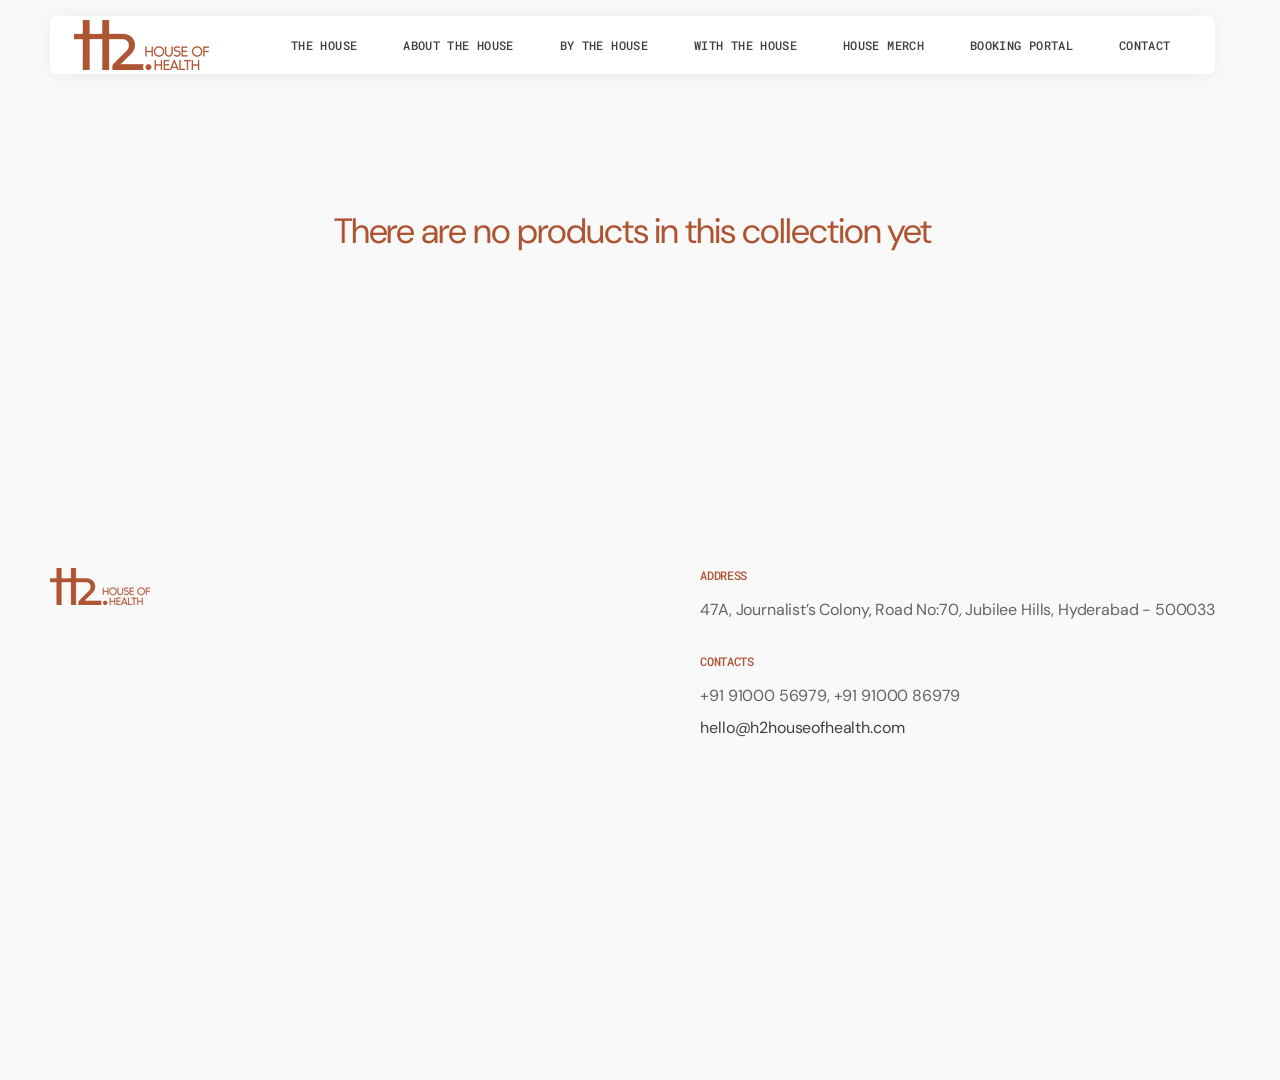
<file: collections/frontpage.html>
<!doctype html>
<html
	class='no-js'
	data-scheme='light'
	lang='en'
	dir="ltr"
>
<head>
		<meta charset='utf-8'>
		<meta http-equiv='X-UA-Compatible' content='IE=edge'>
		<meta name='viewport' content='width=device-width,initial-scale=1'>
		<meta name='theme-color' content=''>
		<link rel='canonical' href='frontpage.html'><link
				rel='icon'
				type='image/png'
				href='../cdn/shop/files/H2d33a.png?crop=center&amp;height=32&amp;v=1767874801&amp;width=32'
			><title>Home page</title>

		

		

<meta property="og:site_name" content="House of Health">
<meta property="og:url" content="frontpage.html">
<meta property="og:title" content="Home page">
<meta property="og:type" content="product.group">
<meta property="og:description" content="House of Health"><meta name="twitter:card" content="summary_large_image">
<meta name="twitter:title" content="Home page">
<meta name="twitter:description" content="House of Health">


		<script src='../cdn/shop/t/2/assets/constants5310.js?v=57430444635880596041767860006' defer='defer'></script>
		<script src='../cdn/shop/t/2/assets/pubsubb4f1.js?v=2921868252632587581767860006' defer='defer'></script>
		<script src='../cdn/shop/t/2/assets/global8c0a.js?v=69555043828941998821767860006' defer='defer'></script>

		<script>
			function calculateScrollbarWidth() {
				const scrollbarWidth =
					window.innerWidth - document.documentElement.clientWidth
				document.documentElement.style.setProperty(
					'--scrollbar-width',
					scrollbarWidth + 'px'
				)
			}

			function calculateVh() {
				let vh = window.innerHeight * 0.01
				document.documentElement.style.setProperty('--vh', `${vh}px`)
			}

			window.addEventListener('load', calculateScrollbarWidth)
			window.addEventListener('resize', calculateScrollbarWidth)

			window.addEventListener('load', calculateVh)
			window.addEventListener('resize', calculateVh)
		</script>
<style data-theme-style>
			@font-face {
  font-family: "DM Sans";
  font-weight: 400;
  font-style: normal;
  font-display: swap;
  src: url("../cdn/fonts/dm_sans/dmsans_n4.ec80bd4dd7e1a334c969c265873491ae56018d72.woff2") format("woff2"),
       url("../cdn/fonts/dm_sans/dmsans_n4.87bdd914d8a61247b911147ae68e754d695c58a6.woff") format("woff");
}

			@font-face {
  font-family: "DM Sans";
  font-weight: 400;
  font-style: normal;
  font-display: swap;
  src: url("../cdn/fonts/dm_sans/dmsans_n4.ec80bd4dd7e1a334c969c265873491ae56018d72.woff2") format("woff2"),
       url("../cdn/fonts/dm_sans/dmsans_n4.87bdd914d8a61247b911147ae68e754d695c58a6.woff") format("woff");
}

			Liquid error (layout/theme line 88): font_face can only be used with a font drop
			@font-face {
  font-family: "Roboto Mono";
  font-weight: 500;
  font-style: normal;
  font-display: swap;
  src: url("../cdn/fonts/roboto_mono/robotomono_n5.29a963c13062654edff960e0fc0769528bdca7e5.woff2") format("woff2"),
       url("../cdn/fonts/roboto_mono/robotomono_n5.ba11b9a58fc32158ddb2acccd36cc62c012f4109.woff") format("woff");
}

			@font-face {
  font-family: "Roboto Mono";
  font-weight: 500;
  font-style: normal;
  font-display: swap;
  src: url("../cdn/fonts/roboto_mono/robotomono_n5.29a963c13062654edff960e0fc0769528bdca7e5.woff2") format("woff2"),
       url("../cdn/fonts/roboto_mono/robotomono_n5.ba11b9a58fc32158ddb2acccd36cc62c012f4109.woff") format("woff");
}

			@font-face {
  font-family: "DM Sans";
  font-weight: 500;
  font-style: normal;
  font-display: swap;
  src: url("../cdn/fonts/dm_sans/dmsans_n5.8a0f1984c77eb7186ceb87c4da2173ff65eb012e.woff2") format("woff2"),
       url("../cdn/fonts/dm_sans/dmsans_n5.9ad2e755a89e15b3d6c53259daad5fc9609888e6.woff") format("woff");
}

			@font-face {
  font-family: "DM Sans";
  font-weight: 400;
  font-style: normal;
  font-display: swap;
  src: url("../cdn/fonts/dm_sans/dmsans_n4.ec80bd4dd7e1a334c969c265873491ae56018d72.woff2") format("woff2"),
       url("../cdn/fonts/dm_sans/dmsans_n4.87bdd914d8a61247b911147ae68e754d695c58a6.woff") format("woff");
}

			@font-face {
  font-family: "Roboto Mono";
  font-weight: 500;
  font-style: normal;
  font-display: swap;
  src: url("../cdn/fonts/roboto_mono/robotomono_n5.29a963c13062654edff960e0fc0769528bdca7e5.woff2") format("woff2"),
       url("../cdn/fonts/roboto_mono/robotomono_n5.ba11b9a58fc32158ddb2acccd36cc62c012f4109.woff") format("woff");
}

			@font-face {
  font-family: "DM Sans";
  font-weight: 400;
  font-style: normal;
  font-display: swap;
  src: url("../cdn/fonts/dm_sans/dmsans_n4.ec80bd4dd7e1a334c969c265873491ae56018d72.woff2") format("woff2"),
       url("../cdn/fonts/dm_sans/dmsans_n4.87bdd914d8a61247b911147ae68e754d695c58a6.woff") format("woff");
}

			@font-face {
  font-family: "DM Sans";
  font-weight: 400;
  font-style: normal;
  font-display: swap;
  src: url("../cdn/fonts/dm_sans/dmsans_n4.ec80bd4dd7e1a334c969c265873491ae56018d72.woff2") format("woff2"),
       url("../cdn/fonts/dm_sans/dmsans_n4.87bdd914d8a61247b911147ae68e754d695c58a6.woff") format("woff");
}

			@font-face {
  font-family: "DM Sans";
  font-weight: 400;
  font-style: normal;
  font-display: swap;
  src: url("../cdn/fonts/dm_sans/dmsans_n4.ec80bd4dd7e1a334c969c265873491ae56018d72.woff2") format("woff2"),
       url("../cdn/fonts/dm_sans/dmsans_n4.87bdd914d8a61247b911147ae68e754d695c58a6.woff") format("woff");
}

			@font-face {
  font-family: "DM Sans";
  font-weight: 300;
  font-style: normal;
  font-display: swap;
  src: url("../cdn/fonts/dm_sans/dmsans_n3.d218434bb518134511e5205d90c23cfb8a1b261b.woff2") format("woff2"),
       url("../cdn/fonts/dm_sans/dmsans_n3.0c324a11de656e0e3f656188ad5de9ff34f70c04.woff") format("woff");
}

			@font-face {
  font-family: "DM Sans";
  font-weight: 400;
  font-style: normal;
  font-display: swap;
  src: url("../cdn/fonts/dm_sans/dmsans_n4.ec80bd4dd7e1a334c969c265873491ae56018d72.woff2") format("woff2"),
       url("../cdn/fonts/dm_sans/dmsans_n4.87bdd914d8a61247b911147ae68e754d695c58a6.woff") format("woff");
}

			@font-face {
  font-family: "DM Sans";
  font-weight: 500;
  font-style: normal;
  font-display: swap;
  src: url("../cdn/fonts/dm_sans/dmsans_n5.8a0f1984c77eb7186ceb87c4da2173ff65eb012e.woff2") format("woff2"),
       url("../cdn/fonts/dm_sans/dmsans_n5.9ad2e755a89e15b3d6c53259daad5fc9609888e6.woff") format("woff");
}

			@font-face {
  font-family: "DM Sans";
  font-weight: 700;
  font-style: normal;
  font-display: swap;
  src: url("../cdn/fonts/dm_sans/dmsans_n7.97e21d81502002291ea1de8aefb79170c6946ce5.woff2") format("woff2"),
       url("../cdn/fonts/dm_sans/dmsans_n7.af5c214f5116410ca1d53a2090665620e78e2e1b.woff") format("woff");
}

			@font-face {
  font-family: "DM Sans";
  font-weight: 400;
  font-style: italic;
  font-display: swap;
  src: url("../cdn/fonts/dm_sans/dmsans_i4.b8fe05e69ee95d5a53155c346957d8cbf5081c1a.woff2") format("woff2"),
       url("../cdn/fonts/dm_sans/dmsans_i4.403fe28ee2ea63e142575c0aa47684d65f8c23a0.woff") format("woff");
}

			@font-face {
  font-family: "DM Sans";
  font-weight: 400;
  font-style: normal;
  font-display: swap;
  src: url("../cdn/fonts/dm_sans/dmsans_n4.ec80bd4dd7e1a334c969c265873491ae56018d72.woff2") format("woff2"),
       url("../cdn/fonts/dm_sans/dmsans_n4.87bdd914d8a61247b911147ae68e754d695c58a6.woff") format("woff");
}

			@font-face {
  font-family: "DM Sans";
  font-weight: 500;
  font-style: normal;
  font-display: swap;
  src: url("../cdn/fonts/dm_sans/dmsans_n5.8a0f1984c77eb7186ceb87c4da2173ff65eb012e.woff2") format("woff2"),
       url("../cdn/fonts/dm_sans/dmsans_n5.9ad2e755a89e15b3d6c53259daad5fc9609888e6.woff") format("woff");
}

			
			
			@font-face {
  font-family: "DM Sans";
  font-weight: 400;
  font-style: italic;
  font-display: swap;
  src: url("../cdn/fonts/dm_sans/dmsans_i4.b8fe05e69ee95d5a53155c346957d8cbf5081c1a.woff2") format("woff2"),
       url("../cdn/fonts/dm_sans/dmsans_i4.403fe28ee2ea63e142575c0aa47684d65f8c23a0.woff") format("woff");
}

			@font-face {
  font-family: "DM Sans";
  font-weight: 700;
  font-style: italic;
  font-display: swap;
  src: url("../cdn/fonts/dm_sans/dmsans_i7.52b57f7d7342eb7255084623d98ab83fd96e7f9b.woff2") format("woff2"),
       url("../cdn/fonts/dm_sans/dmsans_i7.d5e14ef18a1d4a8ce78a4187580b4eb1759c2eda.woff") format("woff");
}


			
			  :root,
			  [data-scheme=light] .color-background-1 {
			    --color-background: 249,249,249;
			    --color-background-secondary: 255,255,255;
			    --color-background-tertiary: 239,239,234;
			    
			      --gradient-background: #f9f9f9;
			    
			    --color-foreground: 63, 63, 63;
			    --color-foreground-secondary: 63, 63, 63;
			    --color-foreground-tertiary: 175, 175, 175;
			    --color-foreground-title: 174, 84, 49;

			    --color-button-text: 255, 255, 255;
			    --color-button-text-hover: 255, 255, 255;
			    --color-button: 174, 84, 49;
			    --color-button-hover: 174, 84, 49;

					--color-button-secondary-background: 63, 63, 63;
			    --color-button-secondary-background-hover: 39, 39, 36;

			    --color-button-secondary-text: 255, 255, 255;
			    --color-button-secondary-text-hover: 255, 255, 255;

			    --color-button-tertiary-text: 63, 63, 63;
			    --color-button-tertiary-text-hover: 63, 63, 63;

					   --color-button-tertiary-background: 241, 241, 241;
			    --color-button-tertiary-background-hover: 238, 238, 238;

					   --color-button-tertiary-border: , , ;
			    --color-button-tertiary-border-hover: , , ;

					--color-card-price-new: 63, 63, 63;
			       --color-card-price-old: 153, 153, 153;

					--colors_marker_background: 255, 255, 255;
					--color-accent: 63, 63, 63;
			    --color-overlay: 255, 255, 255;
			    --color-border-input: 241, 241, 241;
			    --color-border-input-hover: 241, 241, 241;
			    --color-background-input: 241, 241, 241;
			    --color-background-input-hover: 241, 241, 241;
			    --color-border: 230, 230, 230;
			    --color-badge-background: 66, 119, 253;
			    --color-badge-text: 255, 255, 255;
			  }
			  @media (prefers-color-scheme: light) {
			    :root,
			    [data-scheme=auto] .color-background-1 {
			      --color-background: 249,249,249;
			      --color-background-secondary: 255,255,255;
			      --color-background-tertiary: 239,239,234;
			      
			        --gradient-background: #f9f9f9;
			      
			      --color-foreground: 63, 63, 63;
			      --color-foreground-secondary: 63, 63, 63;
			      --color-foreground-tertiary: 175, 175, 175;
			      --color-foreground-title: 174, 84, 49;

			      --color-button-text: 255, 255, 255;
			      --color-button-text-hover: 255, 255, 255;
			      --color-button: 174, 84, 49;
			      --color-button-hover: 174, 84, 49;

			      --color-button-secondary-background: 63, 63, 63;
			    	--color-button-secondary-background-hover: 39, 39, 36;

						--color-button-secondary-text: 255, 255, 255;
			      --color-button-secondary-text-hover: 255, 255, 255;

			      --color-button-tertiary-text: 63, 63, 63;
			      --color-button-tertiary-text-hover: 63, 63, 63;

						--color-button-tertiary-background: 241, 241, 241;
			    	--color-button-tertiary-background-hover: 238, 238, 238;

						--color-button-tertiary-border: , , ;
			    	--color-button-tertiary-border-hover: , , ;

						--color-card-price-new: 63, 63, 63;
			       	--color-card-price-old: 153, 153, 153;

						--colors_marker_background: 255, 255, 255;
						--color-accent: 63, 63, 63;
			      --color-overlay: 255, 255, 255;
			      --color-border-input: 241, 241, 241;
			      --color-border-input-hover: 241, 241, 241;
			      --color-background-input: 241, 241, 241;
			      --color-background-input-hover: 241, 241, 241;
			      --color-border: 230, 230, 230;
			      --color-badge-background: 66, 119, 253;
			      --color-badge-text: 255, 255, 255;
			    }
			  }
			
			  
			  [data-scheme=light] .color-background-2 {
			    --color-background: 255,255,255;
			    --color-background-secondary: 241,241,241;
			    --color-background-tertiary: 239,239,234;
			    
			      --gradient-background: #ffffff;
			    
			    --color-foreground: 63, 63, 63;
			    --color-foreground-secondary: 109, 109, 109;
			    --color-foreground-tertiary: 109, 109, 109;
			    --color-foreground-title: 63, 63, 63;

			    --color-button-text: 63, 63, 63;
			    --color-button-text-hover: 63, 63, 63;
			    --color-button: 247, 212, 0;
			    --color-button-hover: 238, 210, 40;

					--color-button-secondary-background: 63, 63, 63;
			    --color-button-secondary-background-hover: 63, 63, 63;

			    --color-button-secondary-text: 255, 255, 255;
			    --color-button-secondary-text-hover: 255, 255, 255;

			    --color-button-tertiary-text: 63, 63, 63;
			    --color-button-tertiary-text-hover: 63, 63, 63;

					   --color-button-tertiary-background: 255, 255, 255;
			    --color-button-tertiary-background-hover: 255, 255, 255;

					   --color-button-tertiary-border: , , ;
			    --color-button-tertiary-border-hover: , , ;

					--color-card-price-new: 63, 63, 63;
			       --color-card-price-old: 153, 153, 153;

					--colors_marker_background: 255, 255, 255;
					--color-accent: 63, 63, 63;
			    --color-overlay: 245, 240, 237;
			    --color-border-input: 241, 241, 241;
			    --color-border-input-hover: 241, 241, 241;
			    --color-background-input: 255, 255, 255;
			    --color-background-input-hover: 255, 255, 255;
			    --color-border: 223, 223, 223;
			    --color-badge-background: 255, 255, 255;
			    --color-badge-text: 19, 19, 19;
			  }
			  @media (prefers-color-scheme: light) {
			    
			    [data-scheme=auto] .color-background-2 {
			      --color-background: 255,255,255;
			      --color-background-secondary: 241,241,241;
			      --color-background-tertiary: 239,239,234;
			      
			        --gradient-background: #ffffff;
			      
			      --color-foreground: 63, 63, 63;
			      --color-foreground-secondary: 109, 109, 109;
			      --color-foreground-tertiary: 109, 109, 109;
			      --color-foreground-title: 63, 63, 63;

			      --color-button-text: 63, 63, 63;
			      --color-button-text-hover: 63, 63, 63;
			      --color-button: 247, 212, 0;
			      --color-button-hover: 238, 210, 40;

			      --color-button-secondary-background: 63, 63, 63;
			    	--color-button-secondary-background-hover: 63, 63, 63;

						--color-button-secondary-text: 255, 255, 255;
			      --color-button-secondary-text-hover: 255, 255, 255;

			      --color-button-tertiary-text: 63, 63, 63;
			      --color-button-tertiary-text-hover: 63, 63, 63;

						--color-button-tertiary-background: 255, 255, 255;
			    	--color-button-tertiary-background-hover: 255, 255, 255;

						--color-button-tertiary-border: , , ;
			    	--color-button-tertiary-border-hover: , , ;

						--color-card-price-new: 63, 63, 63;
			       	--color-card-price-old: 153, 153, 153;

						--colors_marker_background: 255, 255, 255;
						--color-accent: 63, 63, 63;
			      --color-overlay: 245, 240, 237;
			      --color-border-input: 241, 241, 241;
			      --color-border-input-hover: 241, 241, 241;
			      --color-background-input: 255, 255, 255;
			      --color-background-input-hover: 255, 255, 255;
			      --color-border: 223, 223, 223;
			      --color-badge-background: 255, 255, 255;
			      --color-badge-text: 19, 19, 19;
			    }
			  }
			
			  
			  [data-scheme=light] .color-background-3 {
			    --color-background: 63,63,63;
			    --color-background-secondary: 83,85,81;
			    --color-background-tertiary: 51,51,51;
			    
			      --gradient-background: #3f3f3f;
			    
			    --color-foreground: 255, 255, 255;
			    --color-foreground-secondary: 249, 249, 249;
			    --color-foreground-tertiary: 255, 255, 255;
			    --color-foreground-title: 255, 255, 255;

			    --color-button-text: 63, 63, 63;
			    --color-button-text-hover: 63, 63, 63;
			    --color-button: 247, 212, 0;
			    --color-button-hover: 238, 210, 40;

					--color-button-secondary-background: 63, 63, 63;
			    --color-button-secondary-background-hover: 63, 63, 63;

			    --color-button-secondary-text: 255, 255, 255;
			    --color-button-secondary-text-hover: 255, 255, 255;

			    --color-button-tertiary-text: 249, 249, 249;
			    --color-button-tertiary-text-hover: 249, 249, 249;

					   --color-button-tertiary-background: 63, 63, 63;
			    --color-button-tertiary-background-hover: 119, 119, 119;

					   --color-button-tertiary-border: , , ;
			    --color-button-tertiary-border-hover: , , ;

					--color-card-price-new: 63, 63, 63;
			       --color-card-price-old: 153, 153, 153;

					--colors_marker_background: 255, 255, 255;
					--color-accent: 63, 63, 63;
			    --color-overlay: 19, 19, 19;
			    --color-border-input: 241, 241, 241;
			    --color-border-input-hover: 241, 241, 241;
			    --color-background-input: 63, 63, 63;
			    --color-background-input-hover: 63, 63, 63;
			    --color-border: 62, 62, 62;
			    --color-badge-background: 255, 255, 255;
			    --color-badge-text: 19, 19, 19;
			  }
			  @media (prefers-color-scheme: light) {
			    
			    [data-scheme=auto] .color-background-3 {
			      --color-background: 63,63,63;
			      --color-background-secondary: 83,85,81;
			      --color-background-tertiary: 51,51,51;
			      
			        --gradient-background: #3f3f3f;
			      
			      --color-foreground: 255, 255, 255;
			      --color-foreground-secondary: 249, 249, 249;
			      --color-foreground-tertiary: 255, 255, 255;
			      --color-foreground-title: 255, 255, 255;

			      --color-button-text: 63, 63, 63;
			      --color-button-text-hover: 63, 63, 63;
			      --color-button: 247, 212, 0;
			      --color-button-hover: 238, 210, 40;

			      --color-button-secondary-background: 63, 63, 63;
			    	--color-button-secondary-background-hover: 63, 63, 63;

						--color-button-secondary-text: 255, 255, 255;
			      --color-button-secondary-text-hover: 255, 255, 255;

			      --color-button-tertiary-text: 249, 249, 249;
			      --color-button-tertiary-text-hover: 249, 249, 249;

						--color-button-tertiary-background: 63, 63, 63;
			    	--color-button-tertiary-background-hover: 119, 119, 119;

						--color-button-tertiary-border: , , ;
			    	--color-button-tertiary-border-hover: , , ;

						--color-card-price-new: 63, 63, 63;
			       	--color-card-price-old: 153, 153, 153;

						--colors_marker_background: 255, 255, 255;
						--color-accent: 63, 63, 63;
			      --color-overlay: 19, 19, 19;
			      --color-border-input: 241, 241, 241;
			      --color-border-input-hover: 241, 241, 241;
			      --color-background-input: 63, 63, 63;
			      --color-background-input-hover: 63, 63, 63;
			      --color-border: 62, 62, 62;
			      --color-badge-background: 255, 255, 255;
			      --color-badge-text: 19, 19, 19;
			    }
			  }
			
			  
			  [data-scheme=light] .color-background-4 {
			    --color-background: 174,84,49;
			    --color-background-secondary: 255,251,229;
			    --color-background-tertiary: 239,239,234;
			    
			      --gradient-background: #ae5431;
			    
			    --color-foreground: 63, 63, 63;
			    --color-foreground-secondary: 119, 119, 119;
			    --color-foreground-tertiary: 175, 175, 175;
			    --color-foreground-title: 63, 63, 63;

			    --color-button-text: 249, 249, 249;
			    --color-button-text-hover: 249, 249, 249;
			    --color-button: 39, 39, 36;
			    --color-button-hover: 39, 39, 36;

					--color-button-secondary-background: 63, 63, 63;
			    --color-button-secondary-background-hover: 71, 71, 69;

			    --color-button-secondary-text: 255, 255, 255;
			    --color-button-secondary-text-hover: 255, 255, 255;

			    --color-button-tertiary-text: 63, 63, 63;
			    --color-button-tertiary-text-hover: 63, 63, 63;

					   --color-button-tertiary-background: 255, 255, 255;
			    --color-button-tertiary-background-hover: 255, 255, 255;

					   --color-button-tertiary-border: , , ;
			    --color-button-tertiary-border-hover: , , ;

					--color-card-price-new: 63, 63, 63;
			       --color-card-price-old: 153, 153, 153;

					--colors_marker_background: 255, 255, 255;
					--color-accent: 241, 229, 155;
			    --color-overlay: 255, 255, 255;
			    --color-border-input: 241, 241, 241;
			    --color-border-input-hover: 241, 241, 241;
			    --color-background-input: 241, 241, 241;
			    --color-background-input-hover: 241, 241, 241;
			    --color-border: 230, 230, 230;
			    --color-badge-background: 66, 119, 253;
			    --color-badge-text: 255, 255, 255;
			  }
			  @media (prefers-color-scheme: light) {
			    
			    [data-scheme=auto] .color-background-4 {
			      --color-background: 174,84,49;
			      --color-background-secondary: 255,251,229;
			      --color-background-tertiary: 239,239,234;
			      
			        --gradient-background: #ae5431;
			      
			      --color-foreground: 63, 63, 63;
			      --color-foreground-secondary: 119, 119, 119;
			      --color-foreground-tertiary: 175, 175, 175;
			      --color-foreground-title: 63, 63, 63;

			      --color-button-text: 249, 249, 249;
			      --color-button-text-hover: 249, 249, 249;
			      --color-button: 39, 39, 36;
			      --color-button-hover: 39, 39, 36;

			      --color-button-secondary-background: 63, 63, 63;
			    	--color-button-secondary-background-hover: 71, 71, 69;

						--color-button-secondary-text: 255, 255, 255;
			      --color-button-secondary-text-hover: 255, 255, 255;

			      --color-button-tertiary-text: 63, 63, 63;
			      --color-button-tertiary-text-hover: 63, 63, 63;

						--color-button-tertiary-background: 255, 255, 255;
			    	--color-button-tertiary-background-hover: 255, 255, 255;

						--color-button-tertiary-border: , , ;
			    	--color-button-tertiary-border-hover: , , ;

						--color-card-price-new: 63, 63, 63;
			       	--color-card-price-old: 153, 153, 153;

						--colors_marker_background: 255, 255, 255;
						--color-accent: 241, 229, 155;
			      --color-overlay: 255, 255, 255;
			      --color-border-input: 241, 241, 241;
			      --color-border-input-hover: 241, 241, 241;
			      --color-background-input: 241, 241, 241;
			      --color-background-input-hover: 241, 241, 241;
			      --color-border: 230, 230, 230;
			      --color-badge-background: 66, 119, 253;
			      --color-badge-text: 255, 255, 255;
			    }
			  }
			
			  
			  [data-scheme=light] .color-background-5 {
			    --color-background: 255,255,255;
			    --color-background-secondary: 243,244,241;
			    --color-background-tertiary: 243,244,241;
			    
			      --gradient-background: #ffffff;
			    
			    --color-foreground: 116, 116, 115;
			    --color-foreground-secondary: 119, 119, 119;
			    --color-foreground-tertiary: 175, 175, 175;
			    --color-foreground-title: 116, 116, 115;

			    --color-button-text: 235, 235, 235;
			    --color-button-text-hover: 235, 235, 235;
			    --color-button: 39, 39, 36;
			    --color-button-hover: 0, 0, 0;

					--color-button-secondary-background: 39, 39, 36;
			    --color-button-secondary-background-hover: 0, 0, 0;

			    --color-button-secondary-text: 235, 235, 235;
			    --color-button-secondary-text-hover: 235, 235, 235;

			    --color-button-tertiary-text: 63, 63, 63;
			    --color-button-tertiary-text-hover: 63, 63, 63;

					   --color-button-tertiary-background: 255, 255, 255;
			    --color-button-tertiary-background-hover: 249, 249, 249;

					   --color-button-tertiary-border: , , ;
			    --color-button-tertiary-border-hover: , , ;

					--color-card-price-new: 39, 39, 36;
			       --color-card-price-old: 119, 119, 119;

					--colors_marker_background: 255, 255, 255;
					--color-accent: 237, 91, 67;
			    --color-overlay: 243, 244, 241;
			    --color-border-input: 243, 244, 241;
			    --color-border-input-hover: 243, 244, 241;
			    --color-background-input: 243, 244, 241;
			    --color-background-input-hover: 243, 244, 241;
			    --color-border: 236, 236, 236;
			    --color-badge-background: 237, 91, 67;
			    --color-badge-text: 255, 255, 255;
			  }
			  @media (prefers-color-scheme: light) {
			    
			    [data-scheme=auto] .color-background-5 {
			      --color-background: 255,255,255;
			      --color-background-secondary: 243,244,241;
			      --color-background-tertiary: 243,244,241;
			      
			        --gradient-background: #ffffff;
			      
			      --color-foreground: 116, 116, 115;
			      --color-foreground-secondary: 119, 119, 119;
			      --color-foreground-tertiary: 175, 175, 175;
			      --color-foreground-title: 116, 116, 115;

			      --color-button-text: 235, 235, 235;
			      --color-button-text-hover: 235, 235, 235;
			      --color-button: 39, 39, 36;
			      --color-button-hover: 0, 0, 0;

			      --color-button-secondary-background: 39, 39, 36;
			    	--color-button-secondary-background-hover: 0, 0, 0;

						--color-button-secondary-text: 235, 235, 235;
			      --color-button-secondary-text-hover: 235, 235, 235;

			      --color-button-tertiary-text: 63, 63, 63;
			      --color-button-tertiary-text-hover: 63, 63, 63;

						--color-button-tertiary-background: 255, 255, 255;
			    	--color-button-tertiary-background-hover: 249, 249, 249;

						--color-button-tertiary-border: , , ;
			    	--color-button-tertiary-border-hover: , , ;

						--color-card-price-new: 39, 39, 36;
			       	--color-card-price-old: 119, 119, 119;

						--colors_marker_background: 255, 255, 255;
						--color-accent: 237, 91, 67;
			      --color-overlay: 243, 244, 241;
			      --color-border-input: 243, 244, 241;
			      --color-border-input-hover: 243, 244, 241;
			      --color-background-input: 243, 244, 241;
			      --color-background-input-hover: 243, 244, 241;
			      --color-border: 236, 236, 236;
			      --color-badge-background: 237, 91, 67;
			      --color-badge-text: 255, 255, 255;
			    }
			  }
			

			body, .color-background-1, .color-background-2, .color-background-3, .color-background-4, .color-background-5 {
			  color: rgba(var(--color-foreground));
			  background-color: rgb(var(--color-background));
			}

			:root {
			  --announcement-height: 0px;
			  --header-height: 0px;
			  --breadcrumbs-height: 0px;
			  --scrollbar-width: 0px;
			  --vh: 1vh;

			  --spaced-section: 5rem;

			  --font-body-family: "DM Sans", sans-serif;
			  --font-body-style: normal;
			  --font-body-weight: 400;

			  --font-body-scale: 1.6;
			  --font-body-line-height: 1.5;
			  --font-body-letter-spacing: -0.1em;

			  --font-heading-family: "DM Sans", sans-serif;
			  --font-heading-style: normal;
			  --font-heading-weight: 400;
			  --font-heading-letter-spacing: -0.3em;
			  --font-heading-line-height: 1.1;
			  --font-heading-text-transform: none;

			  --font-subtitle-family: "Roboto Mono", monospace;
			  --font-subtitle-style: normal;
			  --font-subtitle-weight: 500;
			  --font-subtitle-text-transform: uppercase;
			  --font-subtitle-scale: 1.24;

			  --font-heading-h1-scale: 1.27;
			  --font-heading-h2-scale: 1.17;
			  --font-heading-h3-scale: 1.0;
			  --font-heading-h4-scale: 1.0;
			  --font-heading-h5-scale: 1.0;
				--font-heading-h6-scale: 1.0;

			  --font-heading-card-family: "DM Sans", sans-serif;
			  --font-heading-card-style: normal;
			  --font-heading-card-weight: 500;
			  --font-text-card-family: "DM Sans", sans-serif;
			  --font-text-card-style: normal;
			  --font-text-card-weight: 400;

			  --font-heading-card-scale: 2.0;
			  --font-text-card-scale: 1.4;

			  --font-button-family: "Roboto Mono", monospace;
			  --font-button-style: normal;
			  --font-button-weight: 500;
			  --font-button-text-transform: uppercase;

			  --font-button-letter-spacing: 0.03em;
			  --font-subtitle-letter-spacing: 0.3em;
			  --font-badge-letter-spacing: -0.02em;
			  --font-menu-letter-spacing: 0.03em;
			  --font-big-menu-letter-spacing: -0.04em;

			  --font-header-menu-family: "Roboto Mono", monospace;
			  --font-header-menu-style: normal;
			  --font-header-menu-weight: 500;
			  --font-header-menu-text-transform: uppercase;

			  --font-footer-menu-family: "DM Sans", sans-serif;
			  --font-footer-menu-style: normal;
			  --font-footer-menu-weight: 400;
			  --font-footer-link-size: px;
			  --font-footer-bottom-link-size: px;

			  --font-popups-heading-family: "DM Sans", sans-serif;
			  --font-popups-heading-style: normal;
			  --font-popups-heading-weight: 400;
			  --font-popups-text-family: "DM Sans", sans-serif;
			  --font-popups-text-style: normal;
			  --font-popups-text-weight: 400;
			  --font-popup-heading-scale: 1.23;
			  --font-popup-desc-scale: 1.0;
			  --font-popup-text-scale: 1.07;
			  --font-notification-heading-scale: 1.0;
			  --font-notification-text-scale: 1.0;

			  --border-radius-main: 6px;
			  --border-radius-button: 100px;
			  --border-radius-badge: 30px;
			  --payment-terms-background-color: ;
			}

			@media screen and (min-width: 990px) {
			  :root {
			   --spaced-section: 16rem;
			  }
			}

			*,
			*::before,
			*::after {
			box-sizing: inherit;
			}

			html {
			  box-sizing: border-box;
			  font-size: 10px;
			  height: 100%;
			}

			body {
			  position: relative;
			  display: flex;
			  flex-direction: column;
			  min-height: 100%;
			  margin: 0;
			 	font-size: calc(var(--font-body-scale) * 1rem);
			  line-height: var(--font-body-line-height);
			  font-family: var(--font-body-family);
			  font-style: var(--font-body-style);
			  font-weight: var(--font-body-weight);
			  letter-spacing: calc(var(--font-body-letter-spacing) * 0.1);
			  overflow-x: hidden;
			}



			#MainContent {
			  flex-grow: 1;
			}
		</style>

		<style data-theme-style>
  
  [data-scheme=dark] .color-background-1 {
  	--color-background: 31, 31, 31;
  	--color-overlay: 0, 0, 0;
  	--gradient-background: rgb(31, 31, 31);
  	--color-foreground: 229, 229, 229;
  	--color-foreground-secondary: 169, 169, 169;
  	--color-foreground-tertiary: 169, 169, 169;
  	--color-foreground-title: 229, 229, 229;
  	--color-border-input: 53, 53, 53;
  	--color-border-input-hover: 63, 63, 63;
  	--color-background-input: 40, 40, 40;
  	--color-background-input-hover: 10, 10, 10;
  	--color-border: 53, 53, 53;
  	--color-announcement-bar: 0, 0, 0;
  	--color-announcement-bar-background-1: 0, 0, 0;
  	--alpha-link: 0.5;
  	--color-button: 53, 53, 53;
  	--color-button-hover: 33, 33, 33;
  	--color-button-text: 229, 229, 229;
  	--color-button-text-hover: 229, 229, 229;
  	--color-button-secondary-background: 53, 53, 53;
  	--color-button-secondary-background-hover: 63, 63, 63;
  	--color-button-secondary-text: 229, 229, 229;
  	--color-button-secondary-text-hover: 229, 229, 229;
		--color-button-tertiary-background:  229, 229, 229;
		--color-button-tertiary-background-hover: 255, 255, 255;
		--color-button-tertiary-border: 229, 229, 229;
		--color-button-tertiary-border-hover: 53, 53, 53;
  	--color-button-tertiary-text: 63, 63, 63;
  	--color-button-tertiary-text-hover: 63, 63, 63;
		--color-card-price-new: 255, 255, 255;
      --color-card-price-old: 229, 229, 229;
  	--alpha-button-background: 1;
  	--alpha-button-border: 1;
  	--color-placeholder-input: 229, 229, 229;
  	--color-error-background: 0, 0, 0;
  	--color-title-text: 229, 229, 229;
		--color-accent: 229, 229, 229;

		.slideshow-slide__title {
			--color-foreground-title: 174, 84, 49;
		}

		.slideshow-slide__desc {
			--color-foreground: 63, 63, 63;
		}

		.promo-block__overlay_light {
			--color-overlay: 255, 255, 255;
		}

		.promo-block__content_light, .aside-menu__promo-container_image {
			--color-foreground-title: 174, 84, 49;
			--color-foreground: 63, 63, 63;
		}

		.product-grid__content_title, .product-grid__content_wrapper, .product-grid__content_vendor,
		.product-grid__content .price, .product-grid__content .price--on-sale .price-item--regular,
		.product-grid__content_description, .product-grid__content_collection-title {
			--color-foreground-title: 174, 84, 49;
			--color-foreground: 63, 63, 63;
			--color-card-price-new: 63, 63, 63;
			--color-card-price-old: 153, 153, 153;
			--color-foreground-secondary: 63, 63, 63;
		}

		.collection-hero__inner_image, .slideshow-column__text-slider__wrapper_image {
			--color-foreground: 63, 63, 63;
			--color-foreground-title: 174, 84, 49;
		}
  }

  @media (prefers-color-scheme: dark) {
  	[data-scheme=auto] .color-background-1 {
  		--color-background: 31, 31, 31;
  		--gradient-background: rgb(31, 31, 31);
  		--color-overlay: 0, 0, 0;
  		--color-foreground: 229, 229, 229;
  		--color-foreground-secondary: 169, 169, 169;
  		--color-foreground-tertiary: 169, 169, 169;
  		--color-foreground-title: 229, 229, 229;
  		--color-border-input: 53, 53, 53;
  		--color-border-input-hover: 63, 63, 63;
  		--color-background-input: 40, 40, 40;
  		--color-background-input-hover: 10, 10, 10;
  		--color-border: 53, 53, 53;
  		--color-announcement-bar: 0, 0, 0;
  		--color-announcement-bar-background-1: 0, 0, 0;
  		--alpha-link: 0.5;
  		--color-button: 53, 53, 53;
  		--color-button-hover: 33, 33, 33;
  		--color-button-text: 229, 229, 229;
  		--color-button-text-hover: 229, 229, 229;
  		--color-button-secondary-background: 53, 53, 53;
  		--color-button-secondary-background-hover: 63, 63, 63;
  		--color-button-secondary-text: 229, 229, 229;
  		--color-button-secondary-text-hover: 229, 229, 229;
  		--color-button-tertiary-background:  229, 229, 229;
			--color-button-tertiary-background-hover: 255, 255, 255;
			--color-button-tertiary-border: 229, 229, 229;
			--color-button-tertiary-border-hover: 53, 53, 53;
  		--color-button-tertiary-text: 63, 63, 63;
  		--color-button-tertiary-text-hover: 63, 63, 63;
			--color-card-price-new: 255, 255, 255;
      --color-card-price-old: 229, 229, 229;
  		--alpha-button-background: 1;
  		--alpha-button-border: 1;
  		--color-placeholder-input: 229, 229, 229;
  		--color-error-background: 0, 0, 0;
  		--color-title-text: 229, 229, 229;
			--color-accent: 229, 229, 229;

			.slideshow-slide__title {
				--color-foreground-title: 174, 84, 49;
			}

			.slideshow-slide__desc {
				--color-foreground: 63, 63, 63;
			}

			.promo-block__content_light, .aside-menu__promo-container_image {
				--color-foreground-title: 174, 84, 49;
				--color-foreground: 63, 63, 63;
			}

			.product-grid__content_title, .product-grid__content_wrapper, .product-grid__content_vendor,
			.product-grid__content .price, .product-grid__content .price--on-sale .price-item--regular,
			.product-grid__content_description, .product-grid__content_collection-title {
				--color-foreground-title: 174, 84, 49;
				--color-foreground: 63, 63, 63;
				--color-card-price-new: 63, 63, 63;
				--color-card-price-old: 153, 153, 153;
				--color-foreground-secondary: 63, 63, 63;
			}

			.collection-hero__inner_image, .slideshow-column__text-slider__wrapper_image {
				--color-foreground: 63, 63, 63;
				--color-foreground-title: 174, 84, 49;
			}
  	}
  }
  
  [data-scheme=dark] .color-background-2 {
  	--color-background: 31, 31, 31;
  	--color-overlay: 0, 0, 0;
  	--gradient-background: rgb(31, 31, 31);
  	--color-foreground: 229, 229, 229;
  	--color-foreground-secondary: 169, 169, 169;
  	--color-foreground-tertiary: 169, 169, 169;
  	--color-foreground-title: 229, 229, 229;
  	--color-border-input: 53, 53, 53;
  	--color-border-input-hover: 63, 63, 63;
  	--color-background-input: 40, 40, 40;
  	--color-background-input-hover: 10, 10, 10;
  	--color-border: 53, 53, 53;
  	--color-announcement-bar: 0, 0, 0;
  	--color-announcement-bar-background-1: 0, 0, 0;
  	--alpha-link: 0.5;
  	--color-button: 53, 53, 53;
  	--color-button-hover: 33, 33, 33;
  	--color-button-text: 229, 229, 229;
  	--color-button-text-hover: 229, 229, 229;
  	--color-button-secondary-background: 53, 53, 53;
  	--color-button-secondary-background-hover: 63, 63, 63;
  	--color-button-secondary-text: 229, 229, 229;
  	--color-button-secondary-text-hover: 229, 229, 229;
		--color-button-tertiary-background:  229, 229, 229;
		--color-button-tertiary-background-hover: 255, 255, 255;
		--color-button-tertiary-border: 229, 229, 229;
		--color-button-tertiary-border-hover: 53, 53, 53;
  	--color-button-tertiary-text: 63, 63, 63;
  	--color-button-tertiary-text-hover: 63, 63, 63;
		--color-card-price-new: 255, 255, 255;
      --color-card-price-old: 229, 229, 229;
  	--alpha-button-background: 1;
  	--alpha-button-border: 1;
  	--color-placeholder-input: 229, 229, 229;
  	--color-error-background: 0, 0, 0;
  	--color-title-text: 229, 229, 229;
		--color-accent: 229, 229, 229;

		.slideshow-slide__title {
			--color-foreground-title: 63, 63, 63;
		}

		.slideshow-slide__desc {
			--color-foreground: 63, 63, 63;
		}

		.promo-block__overlay_light {
			--color-overlay: 245, 240, 237;
		}

		.promo-block__content_light, .aside-menu__promo-container_image {
			--color-foreground-title: 63, 63, 63;
			--color-foreground: 63, 63, 63;
		}

		.product-grid__content_title, .product-grid__content_wrapper, .product-grid__content_vendor,
		.product-grid__content .price, .product-grid__content .price--on-sale .price-item--regular,
		.product-grid__content_description, .product-grid__content_collection-title {
			--color-foreground-title: 63, 63, 63;
			--color-foreground: 63, 63, 63;
			--color-card-price-new: 63, 63, 63;
			--color-card-price-old: 153, 153, 153;
			--color-foreground-secondary: 109, 109, 109;
		}

		.collection-hero__inner_image, .slideshow-column__text-slider__wrapper_image {
			--color-foreground: 63, 63, 63;
			--color-foreground-title: 63, 63, 63;
		}
  }

  @media (prefers-color-scheme: dark) {
  	[data-scheme=auto] .color-background-2 {
  		--color-background: 31, 31, 31;
  		--gradient-background: rgb(31, 31, 31);
  		--color-overlay: 0, 0, 0;
  		--color-foreground: 229, 229, 229;
  		--color-foreground-secondary: 169, 169, 169;
  		--color-foreground-tertiary: 169, 169, 169;
  		--color-foreground-title: 229, 229, 229;
  		--color-border-input: 53, 53, 53;
  		--color-border-input-hover: 63, 63, 63;
  		--color-background-input: 40, 40, 40;
  		--color-background-input-hover: 10, 10, 10;
  		--color-border: 53, 53, 53;
  		--color-announcement-bar: 0, 0, 0;
  		--color-announcement-bar-background-1: 0, 0, 0;
  		--alpha-link: 0.5;
  		--color-button: 53, 53, 53;
  		--color-button-hover: 33, 33, 33;
  		--color-button-text: 229, 229, 229;
  		--color-button-text-hover: 229, 229, 229;
  		--color-button-secondary-background: 53, 53, 53;
  		--color-button-secondary-background-hover: 63, 63, 63;
  		--color-button-secondary-text: 229, 229, 229;
  		--color-button-secondary-text-hover: 229, 229, 229;
  		--color-button-tertiary-background:  229, 229, 229;
			--color-button-tertiary-background-hover: 255, 255, 255;
			--color-button-tertiary-border: 229, 229, 229;
			--color-button-tertiary-border-hover: 53, 53, 53;
  		--color-button-tertiary-text: 63, 63, 63;
  		--color-button-tertiary-text-hover: 63, 63, 63;
			--color-card-price-new: 255, 255, 255;
      --color-card-price-old: 229, 229, 229;
  		--alpha-button-background: 1;
  		--alpha-button-border: 1;
  		--color-placeholder-input: 229, 229, 229;
  		--color-error-background: 0, 0, 0;
  		--color-title-text: 229, 229, 229;
			--color-accent: 229, 229, 229;

			.slideshow-slide__title {
				--color-foreground-title: 63, 63, 63;
			}

			.slideshow-slide__desc {
				--color-foreground: 63, 63, 63;
			}

			.promo-block__content_light, .aside-menu__promo-container_image {
				--color-foreground-title: 63, 63, 63;
				--color-foreground: 63, 63, 63;
			}

			.product-grid__content_title, .product-grid__content_wrapper, .product-grid__content_vendor,
			.product-grid__content .price, .product-grid__content .price--on-sale .price-item--regular,
			.product-grid__content_description, .product-grid__content_collection-title {
				--color-foreground-title: 63, 63, 63;
				--color-foreground: 63, 63, 63;
				--color-card-price-new: 63, 63, 63;
				--color-card-price-old: 153, 153, 153;
				--color-foreground-secondary: 109, 109, 109;
			}

			.collection-hero__inner_image, .slideshow-column__text-slider__wrapper_image {
				--color-foreground: 63, 63, 63;
				--color-foreground-title: 63, 63, 63;
			}
  	}
  }
  
  [data-scheme=dark] .color-background-3 {
  	--color-background: 31, 31, 31;
  	--color-overlay: 0, 0, 0;
  	--gradient-background: rgb(31, 31, 31);
  	--color-foreground: 229, 229, 229;
  	--color-foreground-secondary: 169, 169, 169;
  	--color-foreground-tertiary: 169, 169, 169;
  	--color-foreground-title: 229, 229, 229;
  	--color-border-input: 53, 53, 53;
  	--color-border-input-hover: 63, 63, 63;
  	--color-background-input: 40, 40, 40;
  	--color-background-input-hover: 10, 10, 10;
  	--color-border: 53, 53, 53;
  	--color-announcement-bar: 0, 0, 0;
  	--color-announcement-bar-background-1: 0, 0, 0;
  	--alpha-link: 0.5;
  	--color-button: 53, 53, 53;
  	--color-button-hover: 33, 33, 33;
  	--color-button-text: 229, 229, 229;
  	--color-button-text-hover: 229, 229, 229;
  	--color-button-secondary-background: 53, 53, 53;
  	--color-button-secondary-background-hover: 63, 63, 63;
  	--color-button-secondary-text: 229, 229, 229;
  	--color-button-secondary-text-hover: 229, 229, 229;
		--color-button-tertiary-background:  229, 229, 229;
		--color-button-tertiary-background-hover: 255, 255, 255;
		--color-button-tertiary-border: 229, 229, 229;
		--color-button-tertiary-border-hover: 53, 53, 53;
  	--color-button-tertiary-text: 63, 63, 63;
  	--color-button-tertiary-text-hover: 63, 63, 63;
		--color-card-price-new: 255, 255, 255;
      --color-card-price-old: 229, 229, 229;
  	--alpha-button-background: 1;
  	--alpha-button-border: 1;
  	--color-placeholder-input: 229, 229, 229;
  	--color-error-background: 0, 0, 0;
  	--color-title-text: 229, 229, 229;
		--color-accent: 229, 229, 229;

		.slideshow-slide__title {
			--color-foreground-title: 255, 255, 255;
		}

		.slideshow-slide__desc {
			--color-foreground: 255, 255, 255;
		}

		.promo-block__overlay_light {
			--color-overlay: 19, 19, 19;
		}

		.promo-block__content_light, .aside-menu__promo-container_image {
			--color-foreground-title: 255, 255, 255;
			--color-foreground: 255, 255, 255;
		}

		.product-grid__content_title, .product-grid__content_wrapper, .product-grid__content_vendor,
		.product-grid__content .price, .product-grid__content .price--on-sale .price-item--regular,
		.product-grid__content_description, .product-grid__content_collection-title {
			--color-foreground-title: 255, 255, 255;
			--color-foreground: 255, 255, 255;
			--color-card-price-new: 63, 63, 63;
			--color-card-price-old: 153, 153, 153;
			--color-foreground-secondary: 249, 249, 249;
		}

		.collection-hero__inner_image, .slideshow-column__text-slider__wrapper_image {
			--color-foreground: 255, 255, 255;
			--color-foreground-title: 255, 255, 255;
		}
  }

  @media (prefers-color-scheme: dark) {
  	[data-scheme=auto] .color-background-3 {
  		--color-background: 31, 31, 31;
  		--gradient-background: rgb(31, 31, 31);
  		--color-overlay: 0, 0, 0;
  		--color-foreground: 229, 229, 229;
  		--color-foreground-secondary: 169, 169, 169;
  		--color-foreground-tertiary: 169, 169, 169;
  		--color-foreground-title: 229, 229, 229;
  		--color-border-input: 53, 53, 53;
  		--color-border-input-hover: 63, 63, 63;
  		--color-background-input: 40, 40, 40;
  		--color-background-input-hover: 10, 10, 10;
  		--color-border: 53, 53, 53;
  		--color-announcement-bar: 0, 0, 0;
  		--color-announcement-bar-background-1: 0, 0, 0;
  		--alpha-link: 0.5;
  		--color-button: 53, 53, 53;
  		--color-button-hover: 33, 33, 33;
  		--color-button-text: 229, 229, 229;
  		--color-button-text-hover: 229, 229, 229;
  		--color-button-secondary-background: 53, 53, 53;
  		--color-button-secondary-background-hover: 63, 63, 63;
  		--color-button-secondary-text: 229, 229, 229;
  		--color-button-secondary-text-hover: 229, 229, 229;
  		--color-button-tertiary-background:  229, 229, 229;
			--color-button-tertiary-background-hover: 255, 255, 255;
			--color-button-tertiary-border: 229, 229, 229;
			--color-button-tertiary-border-hover: 53, 53, 53;
  		--color-button-tertiary-text: 63, 63, 63;
  		--color-button-tertiary-text-hover: 63, 63, 63;
			--color-card-price-new: 255, 255, 255;
      --color-card-price-old: 229, 229, 229;
  		--alpha-button-background: 1;
  		--alpha-button-border: 1;
  		--color-placeholder-input: 229, 229, 229;
  		--color-error-background: 0, 0, 0;
  		--color-title-text: 229, 229, 229;
			--color-accent: 229, 229, 229;

			.slideshow-slide__title {
				--color-foreground-title: 255, 255, 255;
			}

			.slideshow-slide__desc {
				--color-foreground: 255, 255, 255;
			}

			.promo-block__content_light, .aside-menu__promo-container_image {
				--color-foreground-title: 255, 255, 255;
				--color-foreground: 255, 255, 255;
			}

			.product-grid__content_title, .product-grid__content_wrapper, .product-grid__content_vendor,
			.product-grid__content .price, .product-grid__content .price--on-sale .price-item--regular,
			.product-grid__content_description, .product-grid__content_collection-title {
				--color-foreground-title: 255, 255, 255;
				--color-foreground: 255, 255, 255;
				--color-card-price-new: 63, 63, 63;
				--color-card-price-old: 153, 153, 153;
				--color-foreground-secondary: 249, 249, 249;
			}

			.collection-hero__inner_image, .slideshow-column__text-slider__wrapper_image {
				--color-foreground: 255, 255, 255;
				--color-foreground-title: 255, 255, 255;
			}
  	}
  }
  
  [data-scheme=dark] .color-background-4 {
  	--color-background: 31, 31, 31;
  	--color-overlay: 0, 0, 0;
  	--gradient-background: rgb(31, 31, 31);
  	--color-foreground: 229, 229, 229;
  	--color-foreground-secondary: 169, 169, 169;
  	--color-foreground-tertiary: 169, 169, 169;
  	--color-foreground-title: 229, 229, 229;
  	--color-border-input: 53, 53, 53;
  	--color-border-input-hover: 63, 63, 63;
  	--color-background-input: 40, 40, 40;
  	--color-background-input-hover: 10, 10, 10;
  	--color-border: 53, 53, 53;
  	--color-announcement-bar: 0, 0, 0;
  	--color-announcement-bar-background-1: 0, 0, 0;
  	--alpha-link: 0.5;
  	--color-button: 53, 53, 53;
  	--color-button-hover: 33, 33, 33;
  	--color-button-text: 229, 229, 229;
  	--color-button-text-hover: 229, 229, 229;
  	--color-button-secondary-background: 53, 53, 53;
  	--color-button-secondary-background-hover: 63, 63, 63;
  	--color-button-secondary-text: 229, 229, 229;
  	--color-button-secondary-text-hover: 229, 229, 229;
		--color-button-tertiary-background:  229, 229, 229;
		--color-button-tertiary-background-hover: 255, 255, 255;
		--color-button-tertiary-border: 229, 229, 229;
		--color-button-tertiary-border-hover: 53, 53, 53;
  	--color-button-tertiary-text: 63, 63, 63;
  	--color-button-tertiary-text-hover: 63, 63, 63;
		--color-card-price-new: 255, 255, 255;
      --color-card-price-old: 229, 229, 229;
  	--alpha-button-background: 1;
  	--alpha-button-border: 1;
  	--color-placeholder-input: 229, 229, 229;
  	--color-error-background: 0, 0, 0;
  	--color-title-text: 229, 229, 229;
		--color-accent: 229, 229, 229;

		.slideshow-slide__title {
			--color-foreground-title: 63, 63, 63;
		}

		.slideshow-slide__desc {
			--color-foreground: 63, 63, 63;
		}

		.promo-block__overlay_light {
			--color-overlay: 255, 255, 255;
		}

		.promo-block__content_light, .aside-menu__promo-container_image {
			--color-foreground-title: 63, 63, 63;
			--color-foreground: 63, 63, 63;
		}

		.product-grid__content_title, .product-grid__content_wrapper, .product-grid__content_vendor,
		.product-grid__content .price, .product-grid__content .price--on-sale .price-item--regular,
		.product-grid__content_description, .product-grid__content_collection-title {
			--color-foreground-title: 63, 63, 63;
			--color-foreground: 63, 63, 63;
			--color-card-price-new: 63, 63, 63;
			--color-card-price-old: 153, 153, 153;
			--color-foreground-secondary: 119, 119, 119;
		}

		.collection-hero__inner_image, .slideshow-column__text-slider__wrapper_image {
			--color-foreground: 63, 63, 63;
			--color-foreground-title: 63, 63, 63;
		}
  }

  @media (prefers-color-scheme: dark) {
  	[data-scheme=auto] .color-background-4 {
  		--color-background: 31, 31, 31;
  		--gradient-background: rgb(31, 31, 31);
  		--color-overlay: 0, 0, 0;
  		--color-foreground: 229, 229, 229;
  		--color-foreground-secondary: 169, 169, 169;
  		--color-foreground-tertiary: 169, 169, 169;
  		--color-foreground-title: 229, 229, 229;
  		--color-border-input: 53, 53, 53;
  		--color-border-input-hover: 63, 63, 63;
  		--color-background-input: 40, 40, 40;
  		--color-background-input-hover: 10, 10, 10;
  		--color-border: 53, 53, 53;
  		--color-announcement-bar: 0, 0, 0;
  		--color-announcement-bar-background-1: 0, 0, 0;
  		--alpha-link: 0.5;
  		--color-button: 53, 53, 53;
  		--color-button-hover: 33, 33, 33;
  		--color-button-text: 229, 229, 229;
  		--color-button-text-hover: 229, 229, 229;
  		--color-button-secondary-background: 53, 53, 53;
  		--color-button-secondary-background-hover: 63, 63, 63;
  		--color-button-secondary-text: 229, 229, 229;
  		--color-button-secondary-text-hover: 229, 229, 229;
  		--color-button-tertiary-background:  229, 229, 229;
			--color-button-tertiary-background-hover: 255, 255, 255;
			--color-button-tertiary-border: 229, 229, 229;
			--color-button-tertiary-border-hover: 53, 53, 53;
  		--color-button-tertiary-text: 63, 63, 63;
  		--color-button-tertiary-text-hover: 63, 63, 63;
			--color-card-price-new: 255, 255, 255;
      --color-card-price-old: 229, 229, 229;
  		--alpha-button-background: 1;
  		--alpha-button-border: 1;
  		--color-placeholder-input: 229, 229, 229;
  		--color-error-background: 0, 0, 0;
  		--color-title-text: 229, 229, 229;
			--color-accent: 229, 229, 229;

			.slideshow-slide__title {
				--color-foreground-title: 63, 63, 63;
			}

			.slideshow-slide__desc {
				--color-foreground: 63, 63, 63;
			}

			.promo-block__content_light, .aside-menu__promo-container_image {
				--color-foreground-title: 63, 63, 63;
				--color-foreground: 63, 63, 63;
			}

			.product-grid__content_title, .product-grid__content_wrapper, .product-grid__content_vendor,
			.product-grid__content .price, .product-grid__content .price--on-sale .price-item--regular,
			.product-grid__content_description, .product-grid__content_collection-title {
				--color-foreground-title: 63, 63, 63;
				--color-foreground: 63, 63, 63;
				--color-card-price-new: 63, 63, 63;
				--color-card-price-old: 153, 153, 153;
				--color-foreground-secondary: 119, 119, 119;
			}

			.collection-hero__inner_image, .slideshow-column__text-slider__wrapper_image {
				--color-foreground: 63, 63, 63;
				--color-foreground-title: 63, 63, 63;
			}
  	}
  }
  
  [data-scheme=dark] .color-background-5 {
  	--color-background: 31, 31, 31;
  	--color-overlay: 0, 0, 0;
  	--gradient-background: rgb(31, 31, 31);
  	--color-foreground: 229, 229, 229;
  	--color-foreground-secondary: 169, 169, 169;
  	--color-foreground-tertiary: 169, 169, 169;
  	--color-foreground-title: 229, 229, 229;
  	--color-border-input: 53, 53, 53;
  	--color-border-input-hover: 63, 63, 63;
  	--color-background-input: 40, 40, 40;
  	--color-background-input-hover: 10, 10, 10;
  	--color-border: 53, 53, 53;
  	--color-announcement-bar: 0, 0, 0;
  	--color-announcement-bar-background-1: 0, 0, 0;
  	--alpha-link: 0.5;
  	--color-button: 53, 53, 53;
  	--color-button-hover: 33, 33, 33;
  	--color-button-text: 229, 229, 229;
  	--color-button-text-hover: 229, 229, 229;
  	--color-button-secondary-background: 53, 53, 53;
  	--color-button-secondary-background-hover: 63, 63, 63;
  	--color-button-secondary-text: 229, 229, 229;
  	--color-button-secondary-text-hover: 229, 229, 229;
		--color-button-tertiary-background:  229, 229, 229;
		--color-button-tertiary-background-hover: 255, 255, 255;
		--color-button-tertiary-border: 229, 229, 229;
		--color-button-tertiary-border-hover: 53, 53, 53;
  	--color-button-tertiary-text: 63, 63, 63;
  	--color-button-tertiary-text-hover: 63, 63, 63;
		--color-card-price-new: 255, 255, 255;
      --color-card-price-old: 229, 229, 229;
  	--alpha-button-background: 1;
  	--alpha-button-border: 1;
  	--color-placeholder-input: 229, 229, 229;
  	--color-error-background: 0, 0, 0;
  	--color-title-text: 229, 229, 229;
		--color-accent: 229, 229, 229;

		.slideshow-slide__title {
			--color-foreground-title: 116, 116, 115;
		}

		.slideshow-slide__desc {
			--color-foreground: 116, 116, 115;
		}

		.promo-block__overlay_light {
			--color-overlay: 243, 244, 241;
		}

		.promo-block__content_light, .aside-menu__promo-container_image {
			--color-foreground-title: 116, 116, 115;
			--color-foreground: 116, 116, 115;
		}

		.product-grid__content_title, .product-grid__content_wrapper, .product-grid__content_vendor,
		.product-grid__content .price, .product-grid__content .price--on-sale .price-item--regular,
		.product-grid__content_description, .product-grid__content_collection-title {
			--color-foreground-title: 116, 116, 115;
			--color-foreground: 116, 116, 115;
			--color-card-price-new: 39, 39, 36;
			--color-card-price-old: 119, 119, 119;
			--color-foreground-secondary: 119, 119, 119;
		}

		.collection-hero__inner_image, .slideshow-column__text-slider__wrapper_image {
			--color-foreground: 116, 116, 115;
			--color-foreground-title: 116, 116, 115;
		}
  }

  @media (prefers-color-scheme: dark) {
  	[data-scheme=auto] .color-background-5 {
  		--color-background: 31, 31, 31;
  		--gradient-background: rgb(31, 31, 31);
  		--color-overlay: 0, 0, 0;
  		--color-foreground: 229, 229, 229;
  		--color-foreground-secondary: 169, 169, 169;
  		--color-foreground-tertiary: 169, 169, 169;
  		--color-foreground-title: 229, 229, 229;
  		--color-border-input: 53, 53, 53;
  		--color-border-input-hover: 63, 63, 63;
  		--color-background-input: 40, 40, 40;
  		--color-background-input-hover: 10, 10, 10;
  		--color-border: 53, 53, 53;
  		--color-announcement-bar: 0, 0, 0;
  		--color-announcement-bar-background-1: 0, 0, 0;
  		--alpha-link: 0.5;
  		--color-button: 53, 53, 53;
  		--color-button-hover: 33, 33, 33;
  		--color-button-text: 229, 229, 229;
  		--color-button-text-hover: 229, 229, 229;
  		--color-button-secondary-background: 53, 53, 53;
  		--color-button-secondary-background-hover: 63, 63, 63;
  		--color-button-secondary-text: 229, 229, 229;
  		--color-button-secondary-text-hover: 229, 229, 229;
  		--color-button-tertiary-background:  229, 229, 229;
			--color-button-tertiary-background-hover: 255, 255, 255;
			--color-button-tertiary-border: 229, 229, 229;
			--color-button-tertiary-border-hover: 53, 53, 53;
  		--color-button-tertiary-text: 63, 63, 63;
  		--color-button-tertiary-text-hover: 63, 63, 63;
			--color-card-price-new: 255, 255, 255;
      --color-card-price-old: 229, 229, 229;
  		--alpha-button-background: 1;
  		--alpha-button-border: 1;
  		--color-placeholder-input: 229, 229, 229;
  		--color-error-background: 0, 0, 0;
  		--color-title-text: 229, 229, 229;
			--color-accent: 229, 229, 229;

			.slideshow-slide__title {
				--color-foreground-title: 116, 116, 115;
			}

			.slideshow-slide__desc {
				--color-foreground: 116, 116, 115;
			}

			.promo-block__content_light, .aside-menu__promo-container_image {
				--color-foreground-title: 116, 116, 115;
				--color-foreground: 116, 116, 115;
			}

			.product-grid__content_title, .product-grid__content_wrapper, .product-grid__content_vendor,
			.product-grid__content .price, .product-grid__content .price--on-sale .price-item--regular,
			.product-grid__content_description, .product-grid__content_collection-title {
				--color-foreground-title: 116, 116, 115;
				--color-foreground: 116, 116, 115;
				--color-card-price-new: 39, 39, 36;
				--color-card-price-old: 119, 119, 119;
				--color-foreground-secondary: 119, 119, 119;
			}

			.collection-hero__inner_image, .slideshow-column__text-slider__wrapper_image {
				--color-foreground: 116, 116, 115;
				--color-foreground-title: 116, 116, 115;
			}
  	}
  }
  
  [data-scheme=dark] {
  	--color-background: 31, 31, 31;
  	--color-background-secondary: 35, 35, 35;
  	--color-background-tertiary: 51, 51, 51;
  	--gradient-background: rgb(31, 31, 31);
  	--color-overlay: 0, 0, 0;
  	--color-foreground: 229, 229, 229;
  	--color-foreground-secondary: 169, 169, 169;
  	--color-foreground-tertiary: 169, 169, 169;
  	--color-foreground-title: 229, 229, 229;
  	--color-border-input: 53, 53, 53;
		--color-border-input-hover: 63, 63, 63;
		--color-background-input: 40, 40, 40;
		--color-background-input-hover: 10, 10, 10;
  	--color-border: 53, 53, 53;
  	--color-announcement-bar: 0, 0, 0;
  	--color-announcement-bar-background-1: 0, 0, 0;
  	--alpha-link: 0.5;
  	--color-button: 53, 53, 53;
  	--color-button-hover: 33, 33, 33;
  	--color-button-text: 229, 229, 229;
  	--color-button-text-hover: 229, 229, 229;
  	--color-button-secondary-background: 53, 53, 53;
  	--color-button-secondary-background-hover: 63, 63, 63;
  	--color-button-secondary-text: 229, 229, 229;
  	--color-button-secondary-text-hover: 229, 229, 229;
  	--color-button-tertiary-background:  229, 229, 229;
		--color-button-tertiary-background-hover: 255, 255, 255;
		--color-button-tertiary-border: 229, 229, 229;
		--color-button-tertiary-border-hover: 53, 53, 53;
  	--color-button-tertiary-text: 63, 63, 63;
  	--color-button-tertiary-text-hover: 63, 63, 63;
		--color-card-price-new: 255, 255, 255;
      --color-card-price-old: 229, 229, 229;
  	--alpha-button-background: 1;
  	--alpha-button-border: 1;
  	--color-placeholder-input: 229, 229, 229;
  	--color-error-background: 0, 0, 0;
  	--color-title-text: 229, 229, 229;
		--color-accent: 229, 229, 229;

  	.color-background-1 {
			--color-background: 31, 31, 31;
			--color-background-secondary: 35, 35, 35;
		}
		.color-background-2 {
			--color-background: 40, 40, 40;
			--color-background-secondary: 45, 45, 45;
			--gradient-background: rgb(40, 40, 40);
		}
		.color-background-3 {
			--color-background: 50, 50, 50;
			--color-background-secondary: 55, 55, 55;
			--gradient-background: rgb(50, 50, 50);
		}
  }
  @media (prefers-color-scheme: dark) {
  	[data-scheme=auto] {
  		--color-background: 31, 31, 31;
  		--color-background-secondary: 35, 35, 35;
			--color-background-tertiary: 51, 51, 51;
  		--gradient-background: rgb(31, 31, 31);
  		--color-overlay: 0, 0, 0;
  		--color-foreground: 229, 229, 229;
  		--color-foreground-secondary: 169, 169, 169;
  		--color-foreground-tertiary: 169, 169, 169;
  		--color-foreground-title: 229, 229, 229;
  		--color-border-input: 53, 53, 53;
  		--color-border-input-hover: 63, 63, 63;
  		--color-background-input: 40, 40, 40;
  		--color-background-input-hover: 10, 10, 10;
  		--color-border: 53, 53, 53;
  		--color-announcement-bar: 0, 0, 0;
  		--color-announcement-bar-background-1: 0, 0, 0;
  		--alpha-link: 0.5;
  		--color-button: 53, 53, 53;
  		--color-button-hover: 33, 33, 33;
  		--color-button-text: 229, 229, 229;
  		--color-button-text-hover: 229, 229, 229;
  		--color-button-secondary-background: 53, 53, 53;
  		--color-button-secondary-background-hover: 63, 63, 63;
  		--color-button-secondary-text: 229, 229, 229;
  		--color-button-secondary-text-hover: 229, 229, 229;
  		--color-button-tertiary-background:  229, 229, 229;
			--color-button-tertiary-background-hover: 255, 255, 255;
			--color-button-tertiary-border: 229, 229, 229;
			--color-button-tertiary-border-hover: 53, 53, 53;
  		--color-button-tertiary-text: 63, 63, 63;
  		--color-button-tertiary-text-hover: 63, 63, 63;
			--color-card-price-new: 255, 255, 255;
      --color-card-price-old: 229, 229, 229;
  		--alpha-button-background: 1;
  		--alpha-button-border: 1;
  		--color-placeholder-input: 229, 229, 229;
  		--color-error-background: 0, 0, 0;
  		--color-title-text: 229, 229, 229;
			--color-accent: 229, 229, 229;

  		.color-background-1 {
				--color-background: 31, 31, 31;
				--color-background-secondary: 35, 35, 35;
			}
			.color-background-2 {
				--color-background: 40, 40, 40;
				--color-background-secondary: 45, 45, 45;
				--gradient-background: rgb(40, 40, 40);
			}
			.color-background-3 {
				--color-background: 50, 50, 50;
				--color-background-secondary: 55, 55, 55;
				--gradient-background: rgb(50, 50, 50);
			}
  	}
  }
</style>

		<link href="../cdn/shop/t/2/assets/swiper-bundle.min96c6.css?v=12668117961245383911767860007" rel="stylesheet" type="text/css" media="all" />
		<link href="../cdn/shop/t/2/assets/base6aa0.css?v=88554727953089454991767860006" rel="stylesheet" type="text/css" media="all" />
<link href="../cdn/shop/t/2/assets/section-reviewsdaf3.css?v=81390343540735413491767860007" rel="stylesheet" type="text/css" media="all" />
<link
				rel='preload'
				as='font'
				href='../cdn/fonts/dm_sans/dmsans_n4.ec80bd4dd7e1a334c969c265873491ae56018d72.woff2'
				type='font/woff2'
				crossorigin
			><link
				rel='preload'
				as='font'
				href='../cdn/fonts/dm_sans/dmsans_n4.ec80bd4dd7e1a334c969c265873491ae56018d72.woff2'
				type='font/woff2'
				crossorigin
			><script>
			document.documentElement.className =
				document.documentElement.className.replace('no-js', 'js')
		</script>

		<script src='../cdn/shop/t/2/assets/jquery-3.6.018b9.js?v=32573363768646652941767860006' defer='defer'></script>
		<script
			src='../cdn/shop/t/2/assets/swiper-bundle.mind830.js?v=48835311402644994871767860007'
			defer='defer'
		></script>
		<script src='../cdn/shop/t/2/assets/product-cardd1d6.js?v=123087235738201492921767860006' defer='defer'></script>
		<script src='../cdn/shop/t/2/assets/popup31f1.js?v=98059479493515000501767860006' defer='defer'></script>

		
			<script src='../cdn/shop/t/2/assets/scroll-top3c4c.js?v=108468994375008898021767860007' defer='defer'></script>
		

		<script>
			let cscoDarkMode = {}

			;(function () {
				const body = document.querySelector('html[data-scheme]')

				cscoDarkMode = {
					init: function (e) {
						this.initMode(e)
						window
							.matchMedia('(prefers-color-scheme: dark)')
							.addListener((e) => {
								this.initMode(e)
							})

						window.addEventListener('load', () => {
							const toggleBtns = document.querySelectorAll(
								'.header__toggle-scheme'
							)
							toggleBtns.forEach((btn) => {
								btn.addEventListener('click', (e) => {
									e.preventDefault()
									if ('auto' === body.getAttribute('data-scheme')) {
										if (
											window.matchMedia('(prefers-color-scheme: dark)').matches
										) {
											cscoDarkMode.changeScheme('light', true)
										} else if (
											window.matchMedia('(prefers-color-scheme: light)').matches
										) {
											cscoDarkMode.changeScheme('dark', true)
										}
									} else {
										if ('dark' === body.getAttribute('data-scheme')) {
											cscoDarkMode.changeScheme('light', true)
										} else {
											cscoDarkMode.changeScheme('dark', true)
										}
									}
								})
							})
						})
					},
					initMode: function (e) {
						let siteScheme = false
						switch (
							'light' // Field. User’s system preference.
						) {
							case 'dark':
								siteScheme = 'dark'
								break
							case 'light':
								siteScheme = 'light'
								break
							case 'system':
								siteScheme = 'auto'
								break
						}
						if ('false') {
							// Field. Enable dark/light mode toggle.
							if ('light' === localStorage.getItem('_color_schema')) {
								siteScheme = 'light'
							}
							if ('dark' === localStorage.getItem('_color_schema')) {
								siteScheme = 'dark'
							}
						}
						if (siteScheme && siteScheme !== body.getAttribute('data-scheme')) {
							this.changeScheme(siteScheme, false)
						}
					},
					changeScheme: function (siteScheme, cookie) {
						body.classList.add('scheme-toggled')
						body.setAttribute('data-scheme', siteScheme)
						if (cookie) {
							localStorage.setItem('_color_schema', siteScheme)
						}
						setTimeout(() => {
							body.classList.remove('scheme-toggled')
						}, 100)
					},
				}
			})()

			cscoDarkMode.init()</script>

<style id="self-host-cleanup">
  .header__account, .header__cart, .menu-drawer__utility-links, .product-form, .product__buy-buttons, .pickup-availability { display: none !important; }
</style>
</head>

	<body class='template-collection template-collection'>
		<a class='skip-to-content-link button visually-hidden' href='#MainContent'>
			Skip to content
		</a>
		<div class='header__overlay'></div>
		<!-- BEGIN sections: header-group -->
<div id="shopify-section-sections--18594171453558__header" class="shopify-section shopify-section-group-header-group shopify-section-header"><link href="../cdn/shop/t/2/assets/component-loading-overlay0c09.css?v=107738899807785389401767860006" rel="stylesheet" type="text/css" media="all" />

<link href="../cdn/shop/t/2/assets/disclosure2660.css?v=129328899096176673761767860006" rel="stylesheet" type="text/css" media="all" />
<link href="../cdn/shop/t/2/assets/component-list-menu3c3c.css?v=154746204761966789181767860006" rel="stylesheet" type="text/css" media="all" />
<link href="../cdn/shop/t/2/assets/component-search3ffd.css?v=79510869460154824161767860006" rel="stylesheet" type="text/css" media="all" />
<link href="../cdn/shop/t/2/assets/template-collectiona4d8.css?v=11481421227486501491767860007" rel="stylesheet" type="text/css" media="all" />
<link href="../cdn/shop/t/2/assets/component-menu-drawerd019.css?v=171818776658021701911767860006" rel="stylesheet" type="text/css" media="all" />
<link href="../cdn/shop/t/2/assets/component-pricecb92.css?v=87562690447716920601767860006" rel="stylesheet" type="text/css" media="all" />
<link href="../cdn/shop/t/2/assets/component-cardaa31.css?v=110722116708356038621767860006" rel="stylesheet" type="text/css" media="all" />
<link href="../cdn/shop/t/2/assets/component-article-card1aa2.css?v=169349136585065231431767860006" rel="stylesheet" type="text/css" media="all" />
<link href="../cdn/shop/t/2/assets/component-predictive-searchfd41.css?v=49583656821205786451767860006" rel="stylesheet" type="text/css" media="all" />
<link href="../cdn/shop/t/2/assets/component-promo-block0c5f.css?v=74800072419923492321767860006" rel="stylesheet" type="text/css" media="all" />
<link href="../cdn/shop/t/2/assets/component-promo-menue7d6.css?v=82948175743839112151767860006" rel="stylesheet" type="text/css" media="all" />

<script src="../cdn/shop/t/2/assets/headerf9ec.js?v=153231982749539413421767860006" defer="defer"></script>

<style>
	header-drawer {
		flex-shrink: 0;
		display: flex;
		align-items: center;
	}

	@media screen and (min-width: 1100px) {
		header-drawer {
			display: none;
		}
	}

	.list-menu {
		list-style: none;
		padding: 0;
		margin: 0;
	}

	.list-menu--inline {
		display: inline-flex;
		flex-wrap: wrap;
	}

	.list-menu__item {
		display: flex;
		align-items: center;
	}

	

	
</style>

<script src="../cdn/shop/t/2/assets/details-disclosuredfdd.js?v=1726004357109453091767860006" defer="defer"></script>
<script src="../cdn/shop/t/2/assets/details-modalde42.js?v=35114827067106195941767860006" defer="defer"></script><sticky-header data-sticky-type="on-scroll-up" class="header-wrapper   container  header-wrapper--top-menu ">
	<div class="header-drawer-overlay"></div>
	<header class="header
		 header--left-logo 
		 
		"
		style ="
			
				--color-header-background: var(--color-background-secondary);
				--color-header-background-secondary: var(--color-background);
			
		"
	>
		

  <div class="header__left"><header-drawer data-breakpoint="tablet">
  <details class="menu-drawer-container">
    <summary
      class="header__icon header__icon--menu header__icon--summary link link--text focus-inset"
      aria-label="Menu"
    >
      <span>
        <svg class="icon icon-menu" width="18" height="18" viewBox="0 0 18 18" fill="none" xmlns="http://www.w3.org/2000/svg">
	<line x1="0.65" y1="5.85" x2="17.35" y2="5.85" stroke="currentColor" stroke-width="1.3" stroke-linecap="round"/>
	<line x1="0.65" y1="11.85" x2="17.35" y2="11.85" stroke="currentColor" stroke-width="1.3" stroke-linecap="round"/>
</svg>
        <svg class="icon icon-close" width="18" height="17" viewBox="0 0 18 17" fill="none" xmlns="http://www.w3.org/2000/svg">
	<path fill-rule="evenodd" clip-rule="evenodd" d="M17.1598 1.29872C17.399 1.05959 17.399 0.67189 17.1598 0.432764C16.9207 0.193638 16.533 0.193637 16.2939 0.432763L8.97099 7.75565L1.69766 0.48231C1.45853 0.243184 1.07083 0.243184 0.831703 0.48231C0.592577 0.721436 0.592576 1.10914 0.831702 1.34826L8.10504 8.6216L0.995386 15.7312C0.75626 15.9704 0.75626 16.3581 0.995386 16.5972C1.23451 16.8363 1.62221 16.8363 1.86134 16.5972L8.97099 9.48755L16.1302 16.6467C16.3693 16.8859 16.757 16.8859 16.9961 16.6467C17.2353 16.4076 17.2353 16.0199 16.9961 15.7808L9.83694 8.6216L17.1598 1.29872Z" fill="currentColor"/>
</svg>

      </span>
    </summary>
    <div
      id="menu-drawer"
      class="menu-drawer motion-reduce color-background-1"
      tabind
      ex="-1"
    >
      <div class="menu-drawer__inner-container">
        <div class="menu-drawer__navigation-container"><nav class="menu-drawer__navigation">
              <ul class="menu-drawer__menu list-menu" role="list"><li><a
                        href="../index.html"
                        class="menu-drawer__menu-item list-menu__item link link--text focus-inset"
                        
                        aria-label="The House"
                      >
                        The House
                      </a></li><li><a
                        href="../pages/about-us.html"
                        class="menu-drawer__menu-item list-menu__item link link--text focus-inset"
                        
                        aria-label="About The House"
                      >
                        About The House
                      </a></li><li><a
                        href="../pages/by-the-house.html"
                        class="menu-drawer__menu-item list-menu__item link link--text focus-inset"
                        
                        aria-label="By The House"
                      >
                        By The House
                      </a></li><li><a
                        href="../pages/with-the-house.html"
                        class="menu-drawer__menu-item list-menu__item link link--text focus-inset"
                        
                        aria-label="With The House"
                      >
                        With The House
                      </a></li><li><a
                        href="all.html"
                        class="menu-drawer__menu-item list-menu__item link link--text focus-inset"
                        
                        aria-label="House Merch"
                      >
                        House Merch
                      </a></li><li><a
                        href="/booking/"
                        class="menu-drawer__menu-item list-menu__item link link--text focus-inset"
                        
                        aria-label="Booking Portal"
                      >
                        Booking Portal
                      </a></li><li><a
                        href="../pages/contact.html"
                        class="menu-drawer__menu-item list-menu__item link link--text focus-inset"
                        
                        aria-label="Contact"
                      >
                        Contact
                      </a></li></ul>
            </nav><ul class="list list-social list-unstyled" role="list"></ul>
          

          <div class="menu-drawer__bottom"><div class="menu-drawer__bottom-right">
              
</div>
          </div>
        </div>
      </div>
    </div>
  </details>
</header-drawer>

<style data-theme-style>
  .header__heading-link {
    --header-heading-max-width: 135px;
  }
</style>


<a
  href="../index.html"
  class="header__heading-link link link--text focus-inset"
  aria-label="House of Health"
><img
      src="../cdn/shop/files/H2_Logo9664.png?v=1767874858&amp;width=135"
      class="header__heading-logo"
      width="1812"
      height="672"
      alt="House of Health"
    ></a>
<nav class="header__inline-menu">
        <ul class="list-menu list-menu--inline" role="list">

            
<li class="list-menu-item">
                <a
                  href="../index.html"
                  class="header__menu-item list-menu__item link focus-inset"
                  
                  aria-label="The House"
                >
                  <span title="The House">
                    The House
                  </span>
                </a>
              </li>

            
<li class="list-menu-item">
                <a
                  href="../pages/about-us.html"
                  class="header__menu-item list-menu__item link focus-inset"
                  
                  aria-label="About The House"
                >
                  <span title="About The House">
                    About The House
                  </span>
                </a>
              </li>

            
<li class="list-menu-item">
                <a
                  href="../pages/by-the-house.html"
                  class="header__menu-item list-menu__item link focus-inset"
                  
                  aria-label="By The House"
                >
                  <span title="By The House">
                    By The House
                  </span>
                </a>
              </li>

            
<li class="list-menu-item">
                <a
                  href="../pages/with-the-house.html"
                  class="header__menu-item list-menu__item link focus-inset"
                  
                  aria-label="With The House"
                >
                  <span title="With The House">
                    With The House
                  </span>
                </a>
              </li>

            
<li class="list-menu-item">
                <a
                  href="all.html"
                  class="header__menu-item list-menu__item link focus-inset"
                  
                  aria-label="House Merch"
                >
                  <span title="House Merch">
                    House Merch
                  </span>
                </a>
              </li>

            
<li class="list-menu-item">
                <a
                  href="/booking/"
                  class="header__menu-item list-menu__item link focus-inset"
                  
                  aria-label="Booking Portal"
                >
                  <span title="Booking Portal">
                    Booking Portal
                  </span>
                </a>
              </li>

            
<li class="list-menu-item">
                <a
                  href="../pages/contact.html"
                  class="header__menu-item list-menu__item link focus-inset"
                  
                  aria-label="Contact"
                >
                  <span title="Contact">
                    Contact
                  </span>
                </a>
              </li></ul>
      </nav></div><div class="header__icons">
    
<div class="header__icons-wrapper"></div>
  </div>

  


	</header>
</sticky-header>



<script type="application/ld+json">
	{
		"@context": "http://schema.org",
		"@type": "Organization",
		"name": "House of Health",
		
			"logo": "https:files\/H2_Logo.png",
		
		"sameAs": [
			"",
			"",
			"",
			"",
			"",
			"",
			"",
			""
		],
		"url": "https:\/\/h2houseofhealth.com"
	}
</script>

<script>
	const calcHeader = () => {
		const header = document.querySelector('.shopify-section-header');
		const headerObserver = new ResizeObserver(entries => {
			const headerHeight = header.getBoundingClientRect().height;
			const headerHeightTop = header.querySelector('.header__top')?.getBoundingClientRect().height || 0;
			const headerHeightBottom = header.querySelector('.header__inline-menu')?.getBoundingClientRect().height || 0; 
			if (header.querySelector('.header-wrapper').classList.contains('header-wrapper--bottom-menu') && 
			!header.querySelector('.header-wrapper').classList.contains('header-wrapper--full-width')) {
				document.documentElement.style.setProperty('--header-height', `${headerHeightTop + headerHeightBottom + 16 - 4}px`);
			}
			else {
				document.documentElement.style.setProperty('--header-height', `${headerHeight}px`);
			}
			document.documentElement.style.setProperty('--header-height-top', `${headerHeightTop}px`);
			document.documentElement.style.setProperty('--header-height-bottom', `${headerHeightBottom - 4}px`);

			//SearchModal
			const searchModal = document.querySelector("details-modal.header__search > details");
			if (searchModal) {
				const searchFormHeight = searchModal.querySelector('.header predictive-search').getBoundingClientRect().height || 0;
				const compStyle = getComputedStyle(searchModal.querySelector('.search__content'));
				const paddingTopSearch = parseInt(compStyle.paddingTop, 10);
				const marginTopInner = parseInt(getComputedStyle(searchModal.querySelector('.search__modal')).marginTop, 10);
				const topSearchHeight = searchFormHeight + paddingTopSearch + marginTopInner;
				searchModal.style.setProperty('--top-search-height', `${topSearchHeight}px`);
			}
		});

		if (header) headerObserver.observe(header);
	}

	calcHeader();</script>


</div><section id="shopify-section-template--18594170142838__product-grid" class="shopify-section collection-grid-section"><link href="../cdn/shop/t/2/assets/template-collectiona4d8.css?v=11481421227486501491767860007" rel="stylesheet" type="text/css" media="all" />
<link href="../cdn/shop/t/2/assets/component-loading-overlay0c09.css?v=107738899807785389401767860006" rel="stylesheet" type="text/css" media="all" />
<link rel="preload" href="../cdn/shop/t/2/assets/component-cardaa31.css?v=110722116708356038621767860006" as="style" onload="this.onload=null;this.rel='stylesheet'">
<link rel="preload" href="../cdn/shop/t/2/assets/component-pricecb92.css?v=87562690447716920601767860006" as="style" onload="this.onload=null;this.rel='stylesheet'">
<link rel="preload" href="../cdn/shop/t/2/assets/component-badged474.css?v=57031271860621915321767860006" as="style" onload="this.onload=null;this.rel='stylesheet'">
<link rel="preload" href="../cdn/shop/t/2/assets/component-rteb3e3.css?v=12853503689466537201767860006" as="style" onload="this.onload=null;this.rel='stylesheet'">

<noscript><link href="../cdn/shop/t/2/assets/component-cardaa31.css?v=110722116708356038621767860006" rel="stylesheet" type="text/css" media="all" /></noscript>
<noscript><link href="../cdn/shop/t/2/assets/component-pricecb92.css?v=87562690447716920601767860006" rel="stylesheet" type="text/css" media="all" /></noscript>
<noscript><link href="../cdn/shop/t/2/assets/component-badged474.css?v=57031271860621915321767860006" rel="stylesheet" type="text/css" media="all" /></noscript>
<noscript><link href="../cdn/shop/t/2/assets/component-rteb3e3.css?v=12853503689466537201767860006" rel="stylesheet" type="text/css" media="all" /></noscript><link href="../cdn/shop/t/2/assets/component-facets88e1.css?v=153231154618551090781767860006" rel="stylesheet" type="text/css" media="all" />
  <script src="../cdn/shop/t/2/assets/facets8f1c.js?v=53829825034024823271767860006" defer="defer"></script><link href="../cdn/shop/t/2/assets/section-main-productd37d.css?v=76559666152841914021767860007" rel="stylesheet" type="text/css" media="all" />

<style data-theme-style> #shopify-section-template--18594170142838__product-grid
{

	padding-top: 3.2rem;



	padding-bottom: 10rem;

}


@media screen and (min-width: 750px) { #shopify-section-template--18594170142838__product-grid {

	padding-top: 3.6rem;



	padding-bottom: 12rem;

} }


@media screen and (min-width: 1100px) and (max-width: 1359px) {
#shopify-section-template--18594170142838__product-grid {

	padding-top: 3.8rem;



	padding-bottom: 13.5rem;

} }


@media screen and (min-width: 1360px) { #shopify-section-template--18594170142838__product-grid {

	padding-top: 4rem;



	padding-bottom: 15rem;

} }

</style><div class="container">
  <div class="collection-wrapper collection-wrapper--empty
    "
  >
    
      <div class="products-grid__overlay"></div>
    
<div
      id="ProductGridContainer"
      class="products-grid"
    ><div
            class="collection collection-product collection--empty container"
            id="product-grid"
            data-id="template--18594170142838__product-grid"
          >
            <div class="loading-overlay">
              <div class="loading-overlay__spinner">
                <svg
	aria-hidden="true"
	focusable="false"
	role="presentation"
	class="spinner"
	viewBox="0 0 66 66"
	xmlns="http://www.w3.org/2000/svg"
>
	<circle class="path" fill="none" stroke-width="6" cx="33" cy="33" r="30" stroke="currentColor"></circle>
</svg>

              </div>
            </div>

            <div class="title-wrapper center title-wrapper-empty">
              <h2 class="title title--primary">
                
                  There are no products in this collection yet<br>
                
              </h2>
            </div>
          </div></div>
  </div>
</div>

</section>
		</main>
		<!-- BEGIN sections: footer-group -->
<div id="shopify-section-sections--18594171388022__footer" class="shopify-section shopify-section-group-footer-group">
<link href="../cdn/shop/t/2/assets/section-footer0fee.css?v=63140962346552172401767860007" rel="stylesheet" type="text/css" media="all" /><link href="../cdn/shop/t/2/assets/component-accordionfbff.css?v=171755894998993840871767860006" rel="stylesheet" type="text/css" media="all" /><link href="../cdn/shop/t/2/assets/component-list-menu3c3c.css?v=154746204761966789181767860006" rel="stylesheet" type="text/css" media="all" /><link href="../cdn/shop/t/2/assets/component-list-payment5a38.css?v=90260064049172991221767860006" rel="stylesheet" type="text/css" media="all" /><link href="../cdn/shop/t/2/assets/component-list-social4e50.css?v=81147406308739076911767860006" rel="stylesheet" type="text/css" media="all" /><link href="../cdn/shop/t/2/assets/component-rteb3e3.css?v=12853503689466537201767860006" rel="stylesheet" type="text/css" media="all" /><link href="../cdn/shop/t/2/assets/disclosure2660.css?v=129328899096176673761767860006" rel="stylesheet" type="text/css" media="all" />

<script src='../cdn/shop/t/2/assets/footer3cb9.js?v=101849684690056204691767860006' defer='defer'></script>

<footer class='footer color-background-1 background'>
	<div class='footer__content-top'>
		
			<div class='container'>
				<div class='footer__blocks-wrapper'>
					
						<div
									class='footer-block footer-block--logo '
									
								>
									<a
										href='../index.html'
										class='footer__logo-link link link--text focus-inset'
										aria-label='House of Health'
									>
											<img src="../cdn/shop/files/H2_Logo846a.png?v=1767874858&amp;width=100" alt="House of Health" width="100" height="37.086092715231786" class="footer__logo">
</a></div>
						<div
									class='footer-block footer-block--contacts'
									
								><div class='footer-block__contacts'>
											<h5 class='footer-block__contacts-label subtitle h5'>
												Address
											</h5>
											<p class='footer-block__contacts-text'>
												47A, Journalist’s Colony, Road No:70, Jubilee Hills, Hyderabad - 500033
											</p>
										</div><div class='footer-block__contacts'>
											<h5 class='footer-block__contacts-label subtitle h5'>
												Contacts
											</h5><a
													href='tel:+91 91000 56979, +91 91000 86979'
													class='footer-block__contacts-text'
													aria-label='+91 91000 56979, +91 91000 86979'
												>
													+91 91000 56979, +91 91000 86979
												</a><a
													href='mailto:hello@h2houseofhealth.com'
													class='footer-block__contacts-text'
													aria-label='hello@h2houseofhealth.com'
												>
													hello@h2houseofhealth.com
												</a></div></div></div>
			</div></div>

	

	

	<div class='footer__content-bottom'>
		<div class='container'>
			<div class='footer__content-bottom-container'>
				<div class='footer__content-bottom-main'>
					<div class='footer__copyright'>
						<span class='copyright__content font-weight-medium'>
							
								&copy;
							
							
								2026
							
							
								<a href="../index.html" title="">House of Health</a>.
							
						</span>
						
					</div></div>
			</div>
		</div>
	</div>
</footer>


</div>
<!-- END sections: footer-group -->

		
			<button class="scroll-top focus-inset" aria-label="Scroll top">
  <svg width="20" height="20" viewBox="0 0 20 20" fill="none" xmlns="http://www.w3.org/2000/svg">
    <path d="M5 12.5L10 7.5L15 12.5" stroke="currentColor" stroke-width="1.5" stroke-linecap="round" stroke-linejoin="round"/>
  </svg>
</button>

		
<ul hidden>
			<li id='a11y-refresh-page-message'>
				Choosing a selection results in a full page refresh.
			</li>
		</ul>

		<script>
      window.routes = { predictive_search_url: '/search/suggest' };
      window.theme = {
        moneyFormat: "Rs. {{amount}}",
        quickviewMore: `View full Details`,
        reviews: `Reviews`
      }



		</script><style> .testimonials__slide-review {color: #000; font-size: 18px !important;}  /* Hide cart icon */.header__icon--cart,cart-notification,#cart-icon-bubble {display: none !important;}  /* Hide account icon */.header__icon--account,account-icon {display: none !important;} .numbered-items-card__text {font-size: 16px;} .multicolumn-card__picture .medium {width: 30%; height: auto; border-radius: 6px;} .blockquote .blockquote-section-header .section-header__subtitle {margin-right: 1rem !important;} .image-with-text__content--image_left .section-header,.image-with-text__content--image_right .section-header,.image-with-text__content--image_left .image-with-text__text,.image-with-text__content--image_right .image-with-text__text {max-width: 100%;} .footer__content-bottom-container {display: none;} .list-menu--inline .list-menu-item {margin: 0px 18px;} .header__menu-item:hover {color: #af5431;} .rich-text__heading {max-width: 100% !important;} .footer__content-top {padding-block: 2em 8em;} .rich-text__wrapper--column .rich-text__text {max-width: 100% !important;} @media only screen and (max-width: 768px) {.image-banner__heading {left: 0; transform: none; margin: 0px 22px; }} </style>
</body>
</html>
</file>
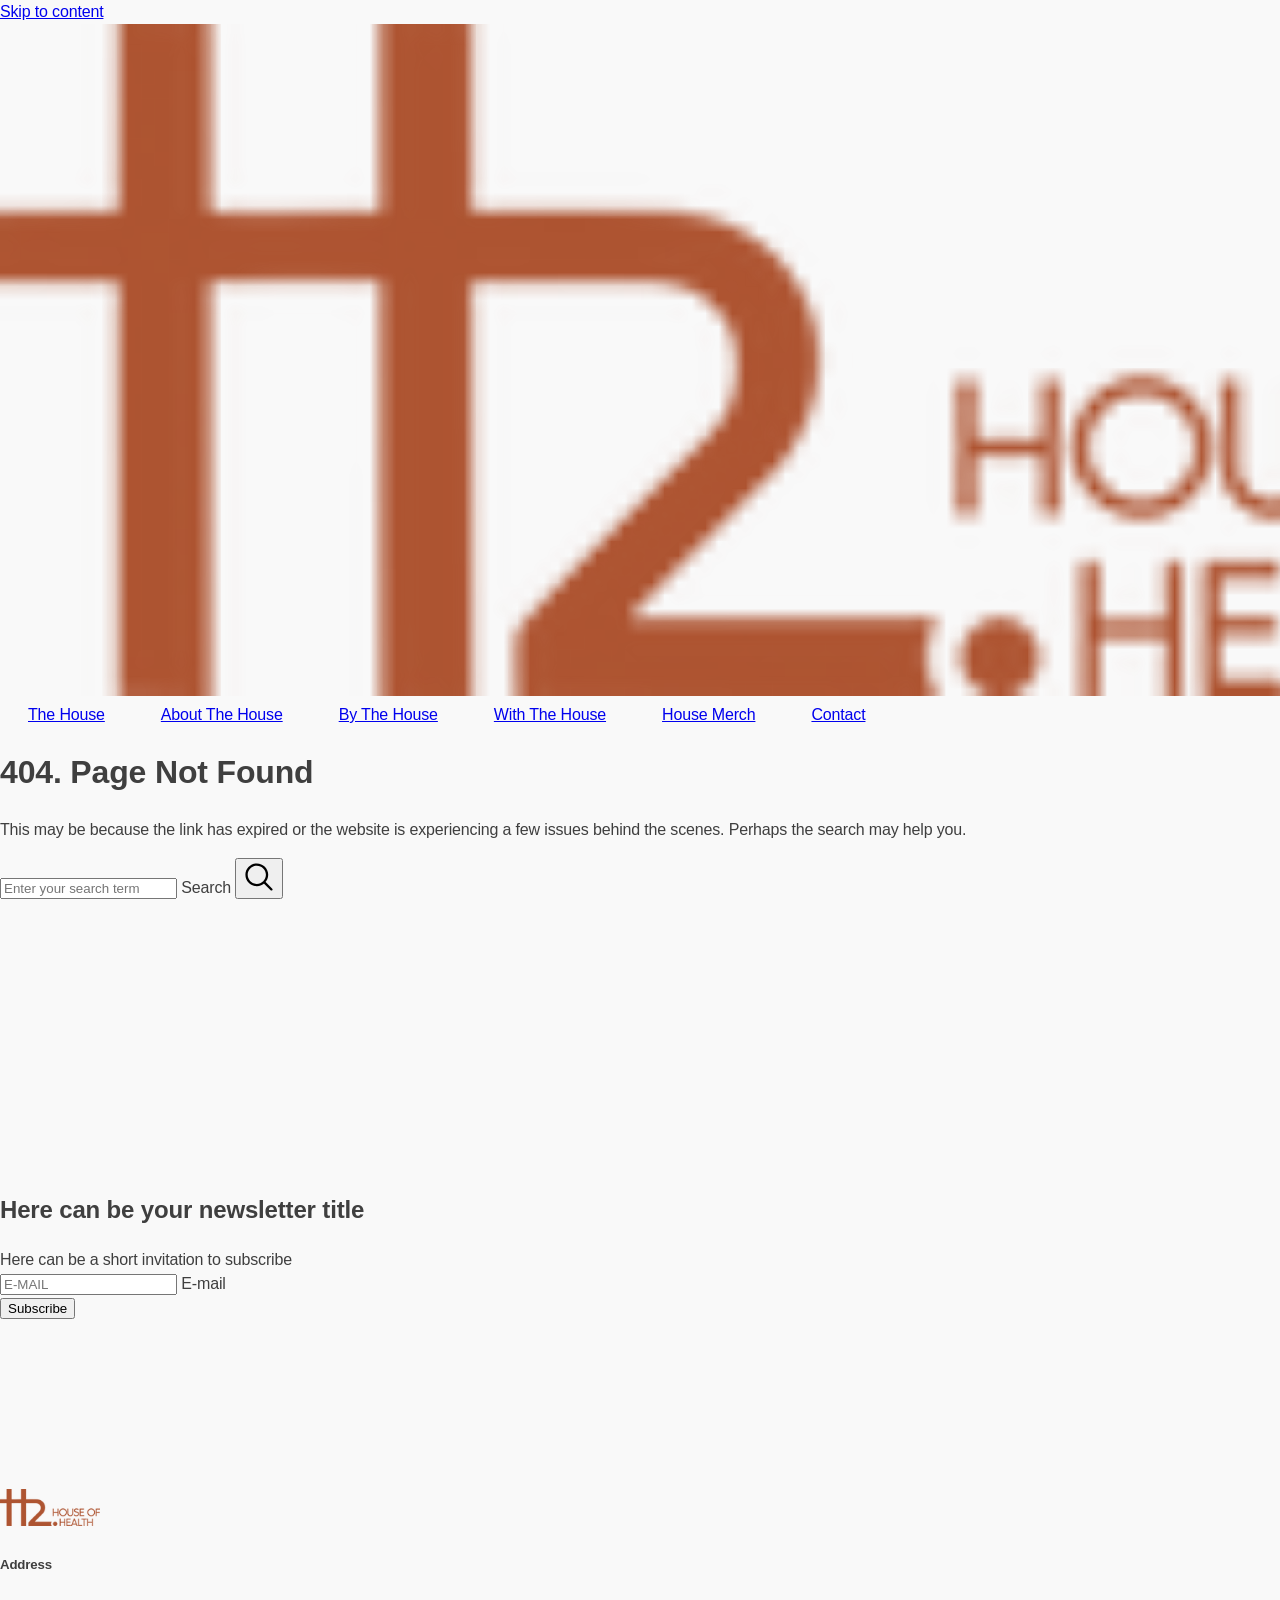
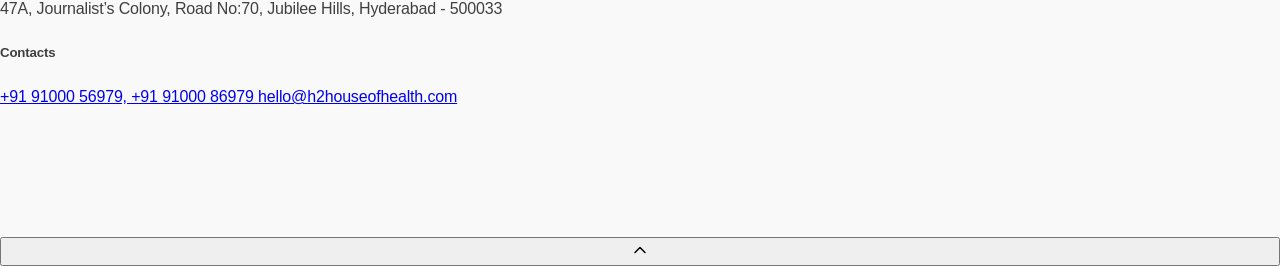
<file: collections/POST.html>
<!doctype html>
<html
	class='no-js'
	data-scheme='light'
	lang='en'
	dir="ltr"
>
	<head>
		<meta charset='utf-8'>
		<meta http-equiv='X-UA-Compatible' content='IE=edge'>
		<meta name='viewport' content='width=device-width,initial-scale=1'>
		<meta name='theme-color' content=''>
		<link rel='canonical' href='https://h2houseofhealth.com/404'><link
				rel='icon'
				type='image/png'
				href='../cdn/shop/files/H2d33a.png?crop=center&height=32&v=1767874801&width=32'
			><title>404 Not Found</title>

		

		

<meta property="og:site_name" content="House of Health">
<meta property="og:url" content="https://h2houseofhealth.com/404">
<meta property="og:title" content="404 Not Found">
<meta property="og:type" content="website">
<meta property="og:description" content="House of Health"><meta name="twitter:card" content="summary_large_image">
<meta name="twitter:title" content="404 Not Found">
<meta name="twitter:description" content="House of Health">


		<script src='//h2houseofhealth.com/cdn/shop/t/2/assets/constants.js?v=57430444635880596041767860006' defer='defer'></script>
		<script src='//h2houseofhealth.com/cdn/shop/t/2/assets/pubsub.js?v=2921868252632587581767860006' defer='defer'></script>
		<script src='//h2houseofhealth.com/cdn/shop/t/2/assets/global.js?v=69555043828941998821767860006' defer='defer'></script>

		<script>
			function calculateScrollbarWidth() {
				const scrollbarWidth =
					window.innerWidth - document.documentElement.clientWidth
				document.documentElement.style.setProperty(
					'--scrollbar-width',
					scrollbarWidth + 'px'
				)
			}

			function calculateVh() {
				let vh = window.innerHeight * 0.01
				document.documentElement.style.setProperty('--vh', `${vh}px`)
			}

			window.addEventListener('load', calculateScrollbarWidth)
			window.addEventListener('resize', calculateScrollbarWidth)

			window.addEventListener('load', calculateVh)
			window.addEventListener('resize', calculateVh)
		</script>
<style data-theme-style>
			@font-face {
  font-family: "DM Sans";
  font-weight: 400;
  font-style: normal;
  font-display: swap;
  src: url("//h2houseofhealth.com/cdn/fonts/dm_sans/dmsans_n4.ec80bd4dd7e1a334c969c265873491ae56018d72.woff2") format("woff2"),
       url("//h2houseofhealth.com/cdn/fonts/dm_sans/dmsans_n4.87bdd914d8a61247b911147ae68e754d695c58a6.woff") format("woff");
}

			@font-face {
  font-family: "DM Sans";
  font-weight: 400;
  font-style: normal;
  font-display: swap;
  src: url("//h2houseofhealth.com/cdn/fonts/dm_sans/dmsans_n4.ec80bd4dd7e1a334c969c265873491ae56018d72.woff2") format("woff2"),
       url("//h2houseofhealth.com/cdn/fonts/dm_sans/dmsans_n4.87bdd914d8a61247b911147ae68e754d695c58a6.woff") format("woff");
}

			Liquid error (layout/theme line 88): font_face can only be used with a font drop
			@font-face {
  font-family: "Roboto Mono";
  font-weight: 500;
  font-style: normal;
  font-display: swap;
  src: url("//h2houseofhealth.com/cdn/fonts/roboto_mono/robotomono_n5.29a963c13062654edff960e0fc0769528bdca7e5.woff2") format("woff2"),
       url("//h2houseofhealth.com/cdn/fonts/roboto_mono/robotomono_n5.ba11b9a58fc32158ddb2acccd36cc62c012f4109.woff") format("woff");
}

			@font-face {
  font-family: "Roboto Mono";
  font-weight: 500;
  font-style: normal;
  font-display: swap;
  src: url("//h2houseofhealth.com/cdn/fonts/roboto_mono/robotomono_n5.29a963c13062654edff960e0fc0769528bdca7e5.woff2") format("woff2"),
       url("//h2houseofhealth.com/cdn/fonts/roboto_mono/robotomono_n5.ba11b9a58fc32158ddb2acccd36cc62c012f4109.woff") format("woff");
}

			@font-face {
  font-family: "DM Sans";
  font-weight: 500;
  font-style: normal;
  font-display: swap;
  src: url("//h2houseofhealth.com/cdn/fonts/dm_sans/dmsans_n5.8a0f1984c77eb7186ceb87c4da2173ff65eb012e.woff2") format("woff2"),
       url("//h2houseofhealth.com/cdn/fonts/dm_sans/dmsans_n5.9ad2e755a89e15b3d6c53259daad5fc9609888e6.woff") format("woff");
}

			@font-face {
  font-family: "DM Sans";
  font-weight: 400;
  font-style: normal;
  font-display: swap;
  src: url("//h2houseofhealth.com/cdn/fonts/dm_sans/dmsans_n4.ec80bd4dd7e1a334c969c265873491ae56018d72.woff2") format("woff2"),
       url("//h2houseofhealth.com/cdn/fonts/dm_sans/dmsans_n4.87bdd914d8a61247b911147ae68e754d695c58a6.woff") format("woff");
}

			@font-face {
  font-family: "Roboto Mono";
  font-weight: 500;
  font-style: normal;
  font-display: swap;
  src: url("//h2houseofhealth.com/cdn/fonts/roboto_mono/robotomono_n5.29a963c13062654edff960e0fc0769528bdca7e5.woff2") format("woff2"),
       url("//h2houseofhealth.com/cdn/fonts/roboto_mono/robotomono_n5.ba11b9a58fc32158ddb2acccd36cc62c012f4109.woff") format("woff");
}

			@font-face {
  font-family: "DM Sans";
  font-weight: 400;
  font-style: normal;
  font-display: swap;
  src: url("//h2houseofhealth.com/cdn/fonts/dm_sans/dmsans_n4.ec80bd4dd7e1a334c969c265873491ae56018d72.woff2") format("woff2"),
       url("//h2houseofhealth.com/cdn/fonts/dm_sans/dmsans_n4.87bdd914d8a61247b911147ae68e754d695c58a6.woff") format("woff");
}

			@font-face {
  font-family: "DM Sans";
  font-weight: 400;
  font-style: normal;
  font-display: swap;
  src: url("//h2houseofhealth.com/cdn/fonts/dm_sans/dmsans_n4.ec80bd4dd7e1a334c969c265873491ae56018d72.woff2") format("woff2"),
       url("//h2houseofhealth.com/cdn/fonts/dm_sans/dmsans_n4.87bdd914d8a61247b911147ae68e754d695c58a6.woff") format("woff");
}

			@font-face {
  font-family: "DM Sans";
  font-weight: 400;
  font-style: normal;
  font-display: swap;
  src: url("//h2houseofhealth.com/cdn/fonts/dm_sans/dmsans_n4.ec80bd4dd7e1a334c969c265873491ae56018d72.woff2") format("woff2"),
       url("//h2houseofhealth.com/cdn/fonts/dm_sans/dmsans_n4.87bdd914d8a61247b911147ae68e754d695c58a6.woff") format("woff");
}

			@font-face {
  font-family: "DM Sans";
  font-weight: 300;
  font-style: normal;
  font-display: swap;
  src: url("//h2houseofhealth.com/cdn/fonts/dm_sans/dmsans_n3.d218434bb518134511e5205d90c23cfb8a1b261b.woff2") format("woff2"),
       url("//h2houseofhealth.com/cdn/fonts/dm_sans/dmsans_n3.0c324a11de656e0e3f656188ad5de9ff34f70c04.woff") format("woff");
}

			@font-face {
  font-family: "DM Sans";
  font-weight: 400;
  font-style: normal;
  font-display: swap;
  src: url("//h2houseofhealth.com/cdn/fonts/dm_sans/dmsans_n4.ec80bd4dd7e1a334c969c265873491ae56018d72.woff2") format("woff2"),
       url("//h2houseofhealth.com/cdn/fonts/dm_sans/dmsans_n4.87bdd914d8a61247b911147ae68e754d695c58a6.woff") format("woff");
}

			@font-face {
  font-family: "DM Sans";
  font-weight: 500;
  font-style: normal;
  font-display: swap;
  src: url("//h2houseofhealth.com/cdn/fonts/dm_sans/dmsans_n5.8a0f1984c77eb7186ceb87c4da2173ff65eb012e.woff2") format("woff2"),
       url("//h2houseofhealth.com/cdn/fonts/dm_sans/dmsans_n5.9ad2e755a89e15b3d6c53259daad5fc9609888e6.woff") format("woff");
}

			@font-face {
  font-family: "DM Sans";
  font-weight: 700;
  font-style: normal;
  font-display: swap;
  src: url("//h2houseofhealth.com/cdn/fonts/dm_sans/dmsans_n7.97e21d81502002291ea1de8aefb79170c6946ce5.woff2") format("woff2"),
       url("//h2houseofhealth.com/cdn/fonts/dm_sans/dmsans_n7.af5c214f5116410ca1d53a2090665620e78e2e1b.woff") format("woff");
}

			@font-face {
  font-family: "DM Sans";
  font-weight: 400;
  font-style: italic;
  font-display: swap;
  src: url("//h2houseofhealth.com/cdn/fonts/dm_sans/dmsans_i4.b8fe05e69ee95d5a53155c346957d8cbf5081c1a.woff2") format("woff2"),
       url("//h2houseofhealth.com/cdn/fonts/dm_sans/dmsans_i4.403fe28ee2ea63e142575c0aa47684d65f8c23a0.woff") format("woff");
}

			@font-face {
  font-family: "DM Sans";
  font-weight: 400;
  font-style: normal;
  font-display: swap;
  src: url("//h2houseofhealth.com/cdn/fonts/dm_sans/dmsans_n4.ec80bd4dd7e1a334c969c265873491ae56018d72.woff2") format("woff2"),
       url("//h2houseofhealth.com/cdn/fonts/dm_sans/dmsans_n4.87bdd914d8a61247b911147ae68e754d695c58a6.woff") format("woff");
}

			@font-face {
  font-family: "DM Sans";
  font-weight: 500;
  font-style: normal;
  font-display: swap;
  src: url("//h2houseofhealth.com/cdn/fonts/dm_sans/dmsans_n5.8a0f1984c77eb7186ceb87c4da2173ff65eb012e.woff2") format("woff2"),
       url("//h2houseofhealth.com/cdn/fonts/dm_sans/dmsans_n5.9ad2e755a89e15b3d6c53259daad5fc9609888e6.woff") format("woff");
}

			
			
			@font-face {
  font-family: "DM Sans";
  font-weight: 400;
  font-style: italic;
  font-display: swap;
  src: url("//h2houseofhealth.com/cdn/fonts/dm_sans/dmsans_i4.b8fe05e69ee95d5a53155c346957d8cbf5081c1a.woff2") format("woff2"),
       url("//h2houseofhealth.com/cdn/fonts/dm_sans/dmsans_i4.403fe28ee2ea63e142575c0aa47684d65f8c23a0.woff") format("woff");
}

			@font-face {
  font-family: "DM Sans";
  font-weight: 700;
  font-style: italic;
  font-display: swap;
  src: url("//h2houseofhealth.com/cdn/fonts/dm_sans/dmsans_i7.52b57f7d7342eb7255084623d98ab83fd96e7f9b.woff2") format("woff2"),
       url("//h2houseofhealth.com/cdn/fonts/dm_sans/dmsans_i7.d5e14ef18a1d4a8ce78a4187580b4eb1759c2eda.woff") format("woff");
}


			
			  :root,
			  [data-scheme=light] .color-background-1 {
			    --color-background: 249,249,249;
			    --color-background-secondary: 255,255,255;
			    --color-background-tertiary: 239,239,234;
			    
			      --gradient-background: #f9f9f9;
			    
			    --color-foreground: 63, 63, 63;
			    --color-foreground-secondary: 63, 63, 63;
			    --color-foreground-tertiary: 175, 175, 175;
			    --color-foreground-title: 174, 84, 49;

			    --color-button-text: 255, 255, 255;
			    --color-button-text-hover: 255, 255, 255;
			    --color-button: 174, 84, 49;
			    --color-button-hover: 174, 84, 49;

					--color-button-secondary-background: 63, 63, 63;
			    --color-button-secondary-background-hover: 39, 39, 36;

			    --color-button-secondary-text: 255, 255, 255;
			    --color-button-secondary-text-hover: 255, 255, 255;

			    --color-button-tertiary-text: 63, 63, 63;
			    --color-button-tertiary-text-hover: 63, 63, 63;

					   --color-button-tertiary-background: 241, 241, 241;
			    --color-button-tertiary-background-hover: 238, 238, 238;

					   --color-button-tertiary-border: , , ;
			    --color-button-tertiary-border-hover: , , ;

					--color-card-price-new: 63, 63, 63;
			       --color-card-price-old: 153, 153, 153;

					--colors_marker_background: 255, 255, 255;
					--color-accent: 63, 63, 63;
			    --color-overlay: 255, 255, 255;
			    --color-border-input: 241, 241, 241;
			    --color-border-input-hover: 241, 241, 241;
			    --color-background-input: 241, 241, 241;
			    --color-background-input-hover: 241, 241, 241;
			    --color-border: 230, 230, 230;
			    --color-badge-background: 66, 119, 253;
			    --color-badge-text: 255, 255, 255;
			  }
			  @media (prefers-color-scheme: light) {
			    :root,
			    [data-scheme=auto] .color-background-1 {
			      --color-background: 249,249,249;
			      --color-background-secondary: 255,255,255;
			      --color-background-tertiary: 239,239,234;
			      
			        --gradient-background: #f9f9f9;
			      
			      --color-foreground: 63, 63, 63;
			      --color-foreground-secondary: 63, 63, 63;
			      --color-foreground-tertiary: 175, 175, 175;
			      --color-foreground-title: 174, 84, 49;

			      --color-button-text: 255, 255, 255;
			      --color-button-text-hover: 255, 255, 255;
			      --color-button: 174, 84, 49;
			      --color-button-hover: 174, 84, 49;

			      --color-button-secondary-background: 63, 63, 63;
			    	--color-button-secondary-background-hover: 39, 39, 36;

						--color-button-secondary-text: 255, 255, 255;
			      --color-button-secondary-text-hover: 255, 255, 255;

			      --color-button-tertiary-text: 63, 63, 63;
			      --color-button-tertiary-text-hover: 63, 63, 63;

						--color-button-tertiary-background: 241, 241, 241;
			    	--color-button-tertiary-background-hover: 238, 238, 238;

						--color-button-tertiary-border: , , ;
			    	--color-button-tertiary-border-hover: , , ;

						--color-card-price-new: 63, 63, 63;
			       	--color-card-price-old: 153, 153, 153;

						--colors_marker_background: 255, 255, 255;
						--color-accent: 63, 63, 63;
			      --color-overlay: 255, 255, 255;
			      --color-border-input: 241, 241, 241;
			      --color-border-input-hover: 241, 241, 241;
			      --color-background-input: 241, 241, 241;
			      --color-background-input-hover: 241, 241, 241;
			      --color-border: 230, 230, 230;
			      --color-badge-background: 66, 119, 253;
			      --color-badge-text: 255, 255, 255;
			    }
			  }
			
			  
			  [data-scheme=light] .color-background-2 {
			    --color-background: 255,255,255;
			    --color-background-secondary: 241,241,241;
			    --color-background-tertiary: 239,239,234;
			    
			      --gradient-background: #ffffff;
			    
			    --color-foreground: 63, 63, 63;
			    --color-foreground-secondary: 109, 109, 109;
			    --color-foreground-tertiary: 109, 109, 109;
			    --color-foreground-title: 63, 63, 63;

			    --color-button-text: 63, 63, 63;
			    --color-button-text-hover: 63, 63, 63;
			    --color-button: 247, 212, 0;
			    --color-button-hover: 238, 210, 40;

					--color-button-secondary-background: 63, 63, 63;
			    --color-button-secondary-background-hover: 63, 63, 63;

			    --color-button-secondary-text: 255, 255, 255;
			    --color-button-secondary-text-hover: 255, 255, 255;

			    --color-button-tertiary-text: 63, 63, 63;
			    --color-button-tertiary-text-hover: 63, 63, 63;

					   --color-button-tertiary-background: 255, 255, 255;
			    --color-button-tertiary-background-hover: 255, 255, 255;

					   --color-button-tertiary-border: , , ;
			    --color-button-tertiary-border-hover: , , ;

					--color-card-price-new: 63, 63, 63;
			       --color-card-price-old: 153, 153, 153;

					--colors_marker_background: 255, 255, 255;
					--color-accent: 63, 63, 63;
			    --color-overlay: 245, 240, 237;
			    --color-border-input: 241, 241, 241;
			    --color-border-input-hover: 241, 241, 241;
			    --color-background-input: 255, 255, 255;
			    --color-background-input-hover: 255, 255, 255;
			    --color-border: 223, 223, 223;
			    --color-badge-background: 255, 255, 255;
			    --color-badge-text: 19, 19, 19;
			  }
			  @media (prefers-color-scheme: light) {
			    
			    [data-scheme=auto] .color-background-2 {
			      --color-background: 255,255,255;
			      --color-background-secondary: 241,241,241;
			      --color-background-tertiary: 239,239,234;
			      
			        --gradient-background: #ffffff;
			      
			      --color-foreground: 63, 63, 63;
			      --color-foreground-secondary: 109, 109, 109;
			      --color-foreground-tertiary: 109, 109, 109;
			      --color-foreground-title: 63, 63, 63;

			      --color-button-text: 63, 63, 63;
			      --color-button-text-hover: 63, 63, 63;
			      --color-button: 247, 212, 0;
			      --color-button-hover: 238, 210, 40;

			      --color-button-secondary-background: 63, 63, 63;
			    	--color-button-secondary-background-hover: 63, 63, 63;

						--color-button-secondary-text: 255, 255, 255;
			      --color-button-secondary-text-hover: 255, 255, 255;

			      --color-button-tertiary-text: 63, 63, 63;
			      --color-button-tertiary-text-hover: 63, 63, 63;

						--color-button-tertiary-background: 255, 255, 255;
			    	--color-button-tertiary-background-hover: 255, 255, 255;

						--color-button-tertiary-border: , , ;
			    	--color-button-tertiary-border-hover: , , ;

						--color-card-price-new: 63, 63, 63;
			       	--color-card-price-old: 153, 153, 153;

						--colors_marker_background: 255, 255, 255;
						--color-accent: 63, 63, 63;
			      --color-overlay: 245, 240, 237;
			      --color-border-input: 241, 241, 241;
			      --color-border-input-hover: 241, 241, 241;
			      --color-background-input: 255, 255, 255;
			      --color-background-input-hover: 255, 255, 255;
			      --color-border: 223, 223, 223;
			      --color-badge-background: 255, 255, 255;
			      --color-badge-text: 19, 19, 19;
			    }
			  }
			
			  
			  [data-scheme=light] .color-background-3 {
			    --color-background: 63,63,63;
			    --color-background-secondary: 83,85,81;
			    --color-background-tertiary: 51,51,51;
			    
			      --gradient-background: #3f3f3f;
			    
			    --color-foreground: 255, 255, 255;
			    --color-foreground-secondary: 249, 249, 249;
			    --color-foreground-tertiary: 255, 255, 255;
			    --color-foreground-title: 255, 255, 255;

			    --color-button-text: 63, 63, 63;
			    --color-button-text-hover: 63, 63, 63;
			    --color-button: 247, 212, 0;
			    --color-button-hover: 238, 210, 40;

					--color-button-secondary-background: 63, 63, 63;
			    --color-button-secondary-background-hover: 63, 63, 63;

			    --color-button-secondary-text: 255, 255, 255;
			    --color-button-secondary-text-hover: 255, 255, 255;

			    --color-button-tertiary-text: 249, 249, 249;
			    --color-button-tertiary-text-hover: 249, 249, 249;

					   --color-button-tertiary-background: 63, 63, 63;
			    --color-button-tertiary-background-hover: 119, 119, 119;

					   --color-button-tertiary-border: , , ;
			    --color-button-tertiary-border-hover: , , ;

					--color-card-price-new: 63, 63, 63;
			       --color-card-price-old: 153, 153, 153;

					--colors_marker_background: 255, 255, 255;
					--color-accent: 63, 63, 63;
			    --color-overlay: 19, 19, 19;
			    --color-border-input: 241, 241, 241;
			    --color-border-input-hover: 241, 241, 241;
			    --color-background-input: 63, 63, 63;
			    --color-background-input-hover: 63, 63, 63;
			    --color-border: 62, 62, 62;
			    --color-badge-background: 255, 255, 255;
			    --color-badge-text: 19, 19, 19;
			  }
			  @media (prefers-color-scheme: light) {
			    
			    [data-scheme=auto] .color-background-3 {
			      --color-background: 63,63,63;
			      --color-background-secondary: 83,85,81;
			      --color-background-tertiary: 51,51,51;
			      
			        --gradient-background: #3f3f3f;
			      
			      --color-foreground: 255, 255, 255;
			      --color-foreground-secondary: 249, 249, 249;
			      --color-foreground-tertiary: 255, 255, 255;
			      --color-foreground-title: 255, 255, 255;

			      --color-button-text: 63, 63, 63;
			      --color-button-text-hover: 63, 63, 63;
			      --color-button: 247, 212, 0;
			      --color-button-hover: 238, 210, 40;

			      --color-button-secondary-background: 63, 63, 63;
			    	--color-button-secondary-background-hover: 63, 63, 63;

						--color-button-secondary-text: 255, 255, 255;
			      --color-button-secondary-text-hover: 255, 255, 255;

			      --color-button-tertiary-text: 249, 249, 249;
			      --color-button-tertiary-text-hover: 249, 249, 249;

						--color-button-tertiary-background: 63, 63, 63;
			    	--color-button-tertiary-background-hover: 119, 119, 119;

						--color-button-tertiary-border: , , ;
			    	--color-button-tertiary-border-hover: , , ;

						--color-card-price-new: 63, 63, 63;
			       	--color-card-price-old: 153, 153, 153;

						--colors_marker_background: 255, 255, 255;
						--color-accent: 63, 63, 63;
			      --color-overlay: 19, 19, 19;
			      --color-border-input: 241, 241, 241;
			      --color-border-input-hover: 241, 241, 241;
			      --color-background-input: 63, 63, 63;
			      --color-background-input-hover: 63, 63, 63;
			      --color-border: 62, 62, 62;
			      --color-badge-background: 255, 255, 255;
			      --color-badge-text: 19, 19, 19;
			    }
			  }
			
			  
			  [data-scheme=light] .color-background-4 {
			    --color-background: 174,84,49;
			    --color-background-secondary: 255,251,229;
			    --color-background-tertiary: 239,239,234;
			    
			      --gradient-background: #ae5431;
			    
			    --color-foreground: 63, 63, 63;
			    --color-foreground-secondary: 119, 119, 119;
			    --color-foreground-tertiary: 175, 175, 175;
			    --color-foreground-title: 63, 63, 63;

			    --color-button-text: 249, 249, 249;
			    --color-button-text-hover: 249, 249, 249;
			    --color-button: 39, 39, 36;
			    --color-button-hover: 39, 39, 36;

					--color-button-secondary-background: 63, 63, 63;
			    --color-button-secondary-background-hover: 71, 71, 69;

			    --color-button-secondary-text: 255, 255, 255;
			    --color-button-secondary-text-hover: 255, 255, 255;

			    --color-button-tertiary-text: 63, 63, 63;
			    --color-button-tertiary-text-hover: 63, 63, 63;

					   --color-button-tertiary-background: 255, 255, 255;
			    --color-button-tertiary-background-hover: 255, 255, 255;

					   --color-button-tertiary-border: , , ;
			    --color-button-tertiary-border-hover: , , ;

					--color-card-price-new: 63, 63, 63;
			       --color-card-price-old: 153, 153, 153;

					--colors_marker_background: 255, 255, 255;
					--color-accent: 241, 229, 155;
			    --color-overlay: 255, 255, 255;
			    --color-border-input: 241, 241, 241;
			    --color-border-input-hover: 241, 241, 241;
			    --color-background-input: 241, 241, 241;
			    --color-background-input-hover: 241, 241, 241;
			    --color-border: 230, 230, 230;
			    --color-badge-background: 66, 119, 253;
			    --color-badge-text: 255, 255, 255;
			  }
			  @media (prefers-color-scheme: light) {
			    
			    [data-scheme=auto] .color-background-4 {
			      --color-background: 174,84,49;
			      --color-background-secondary: 255,251,229;
			      --color-background-tertiary: 239,239,234;
			      
			        --gradient-background: #ae5431;
			      
			      --color-foreground: 63, 63, 63;
			      --color-foreground-secondary: 119, 119, 119;
			      --color-foreground-tertiary: 175, 175, 175;
			      --color-foreground-title: 63, 63, 63;

			      --color-button-text: 249, 249, 249;
			      --color-button-text-hover: 249, 249, 249;
			      --color-button: 39, 39, 36;
			      --color-button-hover: 39, 39, 36;

			      --color-button-secondary-background: 63, 63, 63;
			    	--color-button-secondary-background-hover: 71, 71, 69;

						--color-button-secondary-text: 255, 255, 255;
			      --color-button-secondary-text-hover: 255, 255, 255;

			      --color-button-tertiary-text: 63, 63, 63;
			      --color-button-tertiary-text-hover: 63, 63, 63;

						--color-button-tertiary-background: 255, 255, 255;
			    	--color-button-tertiary-background-hover: 255, 255, 255;

						--color-button-tertiary-border: , , ;
			    	--color-button-tertiary-border-hover: , , ;

						--color-card-price-new: 63, 63, 63;
			       	--color-card-price-old: 153, 153, 153;

						--colors_marker_background: 255, 255, 255;
						--color-accent: 241, 229, 155;
			      --color-overlay: 255, 255, 255;
			      --color-border-input: 241, 241, 241;
			      --color-border-input-hover: 241, 241, 241;
			      --color-background-input: 241, 241, 241;
			      --color-background-input-hover: 241, 241, 241;
			      --color-border: 230, 230, 230;
			      --color-badge-background: 66, 119, 253;
			      --color-badge-text: 255, 255, 255;
			    }
			  }
			
			  
			  [data-scheme=light] .color-background-5 {
			    --color-background: 255,255,255;
			    --color-background-secondary: 243,244,241;
			    --color-background-tertiary: 243,244,241;
			    
			      --gradient-background: #ffffff;
			    
			    --color-foreground: 116, 116, 115;
			    --color-foreground-secondary: 119, 119, 119;
			    --color-foreground-tertiary: 175, 175, 175;
			    --color-foreground-title: 116, 116, 115;

			    --color-button-text: 235, 235, 235;
			    --color-button-text-hover: 235, 235, 235;
			    --color-button: 39, 39, 36;
			    --color-button-hover: 0, 0, 0;

					--color-button-secondary-background: 39, 39, 36;
			    --color-button-secondary-background-hover: 0, 0, 0;

			    --color-button-secondary-text: 235, 235, 235;
			    --color-button-secondary-text-hover: 235, 235, 235;

			    --color-button-tertiary-text: 63, 63, 63;
			    --color-button-tertiary-text-hover: 63, 63, 63;

					   --color-button-tertiary-background: 255, 255, 255;
			    --color-button-tertiary-background-hover: 249, 249, 249;

					   --color-button-tertiary-border: , , ;
			    --color-button-tertiary-border-hover: , , ;

					--color-card-price-new: 39, 39, 36;
			       --color-card-price-old: 119, 119, 119;

					--colors_marker_background: 255, 255, 255;
					--color-accent: 237, 91, 67;
			    --color-overlay: 243, 244, 241;
			    --color-border-input: 243, 244, 241;
			    --color-border-input-hover: 243, 244, 241;
			    --color-background-input: 243, 244, 241;
			    --color-background-input-hover: 243, 244, 241;
			    --color-border: 236, 236, 236;
			    --color-badge-background: 237, 91, 67;
			    --color-badge-text: 255, 255, 255;
			  }
			  @media (prefers-color-scheme: light) {
			    
			    [data-scheme=auto] .color-background-5 {
			      --color-background: 255,255,255;
			      --color-background-secondary: 243,244,241;
			      --color-background-tertiary: 243,244,241;
			      
			        --gradient-background: #ffffff;
			      
			      --color-foreground: 116, 116, 115;
			      --color-foreground-secondary: 119, 119, 119;
			      --color-foreground-tertiary: 175, 175, 175;
			      --color-foreground-title: 116, 116, 115;

			      --color-button-text: 235, 235, 235;
			      --color-button-text-hover: 235, 235, 235;
			      --color-button: 39, 39, 36;
			      --color-button-hover: 0, 0, 0;

			      --color-button-secondary-background: 39, 39, 36;
			    	--color-button-secondary-background-hover: 0, 0, 0;

						--color-button-secondary-text: 235, 235, 235;
			      --color-button-secondary-text-hover: 235, 235, 235;

			      --color-button-tertiary-text: 63, 63, 63;
			      --color-button-tertiary-text-hover: 63, 63, 63;

						--color-button-tertiary-background: 255, 255, 255;
			    	--color-button-tertiary-background-hover: 249, 249, 249;

						--color-button-tertiary-border: , , ;
			    	--color-button-tertiary-border-hover: , , ;

						--color-card-price-new: 39, 39, 36;
			       	--color-card-price-old: 119, 119, 119;

						--colors_marker_background: 255, 255, 255;
						--color-accent: 237, 91, 67;
			      --color-overlay: 243, 244, 241;
			      --color-border-input: 243, 244, 241;
			      --color-border-input-hover: 243, 244, 241;
			      --color-background-input: 243, 244, 241;
			      --color-background-input-hover: 243, 244, 241;
			      --color-border: 236, 236, 236;
			      --color-badge-background: 237, 91, 67;
			      --color-badge-text: 255, 255, 255;
			    }
			  }
			

			body, .color-background-1, .color-background-2, .color-background-3, .color-background-4, .color-background-5 {
			  color: rgba(var(--color-foreground));
			  background-color: rgb(var(--color-background));
			}

			:root {
			  --announcement-height: 0px;
			  --header-height: 0px;
			  --breadcrumbs-height: 0px;
			  --scrollbar-width: 0px;
			  --vh: 1vh;

			  --spaced-section: 5rem;

			  --font-body-family: "DM Sans", sans-serif;
			  --font-body-style: normal;
			  --font-body-weight: 400;

			  --font-body-scale: 1.6;
			  --font-body-line-height: 1.5;
			  --font-body-letter-spacing: -0.1em;

			  --font-heading-family: "DM Sans", sans-serif;
			  --font-heading-style: normal;
			  --font-heading-weight: 400;
			  --font-heading-letter-spacing: -0.3em;
			  --font-heading-line-height: 1.1;
			  --font-heading-text-transform: none;

			  --font-subtitle-family: "Roboto Mono", monospace;
			  --font-subtitle-style: normal;
			  --font-subtitle-weight: 500;
			  --font-subtitle-text-transform: uppercase;
			  --font-subtitle-scale: 1.24;

			  --font-heading-h1-scale: 1.27;
			  --font-heading-h2-scale: 1.17;
			  --font-heading-h3-scale: 1.0;
			  --font-heading-h4-scale: 1.0;
			  --font-heading-h5-scale: 1.0;
				--font-heading-h6-scale: 1.0;

			  --font-heading-card-family: "DM Sans", sans-serif;
			  --font-heading-card-style: normal;
			  --font-heading-card-weight: 500;
			  --font-text-card-family: "DM Sans", sans-serif;
			  --font-text-card-style: normal;
			  --font-text-card-weight: 400;

			  --font-heading-card-scale: 2.0;
			  --font-text-card-scale: 1.4;

			  --font-button-family: "Roboto Mono", monospace;
			  --font-button-style: normal;
			  --font-button-weight: 500;
			  --font-button-text-transform: uppercase;

			  --font-button-letter-spacing: 0.03em;
			  --font-subtitle-letter-spacing: 0.3em;
			  --font-badge-letter-spacing: -0.02em;
			  --font-menu-letter-spacing: 0.03em;
			  --font-big-menu-letter-spacing: -0.04em;

			  --font-header-menu-family: "Roboto Mono", monospace;
			  --font-header-menu-style: normal;
			  --font-header-menu-weight: 500;
			  --font-header-menu-text-transform: uppercase;

			  --font-footer-menu-family: "DM Sans", sans-serif;
			  --font-footer-menu-style: normal;
			  --font-footer-menu-weight: 400;
			  --font-footer-link-size: px;
			  --font-footer-bottom-link-size: px;

			  --font-popups-heading-family: "DM Sans", sans-serif;
			  --font-popups-heading-style: normal;
			  --font-popups-heading-weight: 400;
			  --font-popups-text-family: "DM Sans", sans-serif;
			  --font-popups-text-style: normal;
			  --font-popups-text-weight: 400;
			  --font-popup-heading-scale: 1.23;
			  --font-popup-desc-scale: 1.0;
			  --font-popup-text-scale: 1.07;
			  --font-notification-heading-scale: 1.0;
			  --font-notification-text-scale: 1.0;

			  --border-radius-main: 6px;
			  --border-radius-button: 100px;
			  --border-radius-badge: 30px;
			  --payment-terms-background-color: ;
			}

			@media screen and (min-width: 990px) {
			  :root {
			   --spaced-section: 16rem;
			  }
			}

			*,
			*::before,
			*::after {
			box-sizing: inherit;
			}

			html {
			  box-sizing: border-box;
			  font-size: 10px;
			  height: 100%;
			}

			body {
			  position: relative;
			  display: flex;
			  flex-direction: column;
			  min-height: 100%;
			  margin: 0;
			 	font-size: calc(var(--font-body-scale) * 1rem);
			  line-height: var(--font-body-line-height);
			  font-family: var(--font-body-family);
			  font-style: var(--font-body-style);
			  font-weight: var(--font-body-weight);
			  letter-spacing: calc(var(--font-body-letter-spacing) * 0.1);
			  overflow-x: hidden;
			}



			#MainContent {
			  flex-grow: 1;
			}
		</style>

		<style data-theme-style>
  
  [data-scheme=dark] .color-background-1 {
  	--color-background: 31, 31, 31;
  	--color-overlay: 0, 0, 0;
  	--gradient-background: rgb(31, 31, 31);
  	--color-foreground: 229, 229, 229;
  	--color-foreground-secondary: 169, 169, 169;
  	--color-foreground-tertiary: 169, 169, 169;
  	--color-foreground-title: 229, 229, 229;
  	--color-border-input: 53, 53, 53;
  	--color-border-input-hover: 63, 63, 63;
  	--color-background-input: 40, 40, 40;
  	--color-background-input-hover: 10, 10, 10;
  	--color-border: 53, 53, 53;
  	--color-announcement-bar: 0, 0, 0;
  	--color-announcement-bar-background-1: 0, 0, 0;
  	--alpha-link: 0.5;
  	--color-button: 53, 53, 53;
  	--color-button-hover: 33, 33, 33;
  	--color-button-text: 229, 229, 229;
  	--color-button-text-hover: 229, 229, 229;
  	--color-button-secondary-background: 53, 53, 53;
  	--color-button-secondary-background-hover: 63, 63, 63;
  	--color-button-secondary-text: 229, 229, 229;
  	--color-button-secondary-text-hover: 229, 229, 229;
		--color-button-tertiary-background:  229, 229, 229;
		--color-button-tertiary-background-hover: 255, 255, 255;
		--color-button-tertiary-border: 229, 229, 229;
		--color-button-tertiary-border-hover: 53, 53, 53;
  	--color-button-tertiary-text: 63, 63, 63;
  	--color-button-tertiary-text-hover: 63, 63, 63;
		--color-card-price-new: 255, 255, 255;
      --color-card-price-old: 229, 229, 229;
  	--alpha-button-background: 1;
  	--alpha-button-border: 1;
  	--color-placeholder-input: 229, 229, 229;
  	--color-error-background: 0, 0, 0;
  	--color-title-text: 229, 229, 229;
		--color-accent: 229, 229, 229;

		.slideshow-slide__title {
			--color-foreground-title: 174, 84, 49;
		}

		.slideshow-slide__desc {
			--color-foreground: 63, 63, 63;
		}

		.promo-block__overlay_light {
			--color-overlay: 255, 255, 255;
		}

		.promo-block__content_light, .aside-menu__promo-container_image {
			--color-foreground-title: 174, 84, 49;
			--color-foreground: 63, 63, 63;
		}

		.product-grid__content_title, .product-grid__content_wrapper, .product-grid__content_vendor,
		.product-grid__content .price, .product-grid__content .price--on-sale .price-item--regular,
		.product-grid__content_description, .product-grid__content_collection-title {
			--color-foreground-title: 174, 84, 49;
			--color-foreground: 63, 63, 63;
			--color-card-price-new: 63, 63, 63;
			--color-card-price-old: 153, 153, 153;
			--color-foreground-secondary: 63, 63, 63;
		}

		.collection-hero__inner_image, .slideshow-column__text-slider__wrapper_image {
			--color-foreground: 63, 63, 63;
			--color-foreground-title: 174, 84, 49;
		}
  }

  @media (prefers-color-scheme: dark) {
  	[data-scheme=auto] .color-background-1 {
  		--color-background: 31, 31, 31;
  		--gradient-background: rgb(31, 31, 31);
  		--color-overlay: 0, 0, 0;
  		--color-foreground: 229, 229, 229;
  		--color-foreground-secondary: 169, 169, 169;
  		--color-foreground-tertiary: 169, 169, 169;
  		--color-foreground-title: 229, 229, 229;
  		--color-border-input: 53, 53, 53;
  		--color-border-input-hover: 63, 63, 63;
  		--color-background-input: 40, 40, 40;
  		--color-background-input-hover: 10, 10, 10;
  		--color-border: 53, 53, 53;
  		--color-announcement-bar: 0, 0, 0;
  		--color-announcement-bar-background-1: 0, 0, 0;
  		--alpha-link: 0.5;
  		--color-button: 53, 53, 53;
  		--color-button-hover: 33, 33, 33;
  		--color-button-text: 229, 229, 229;
  		--color-button-text-hover: 229, 229, 229;
  		--color-button-secondary-background: 53, 53, 53;
  		--color-button-secondary-background-hover: 63, 63, 63;
  		--color-button-secondary-text: 229, 229, 229;
  		--color-button-secondary-text-hover: 229, 229, 229;
  		--color-button-tertiary-background:  229, 229, 229;
			--color-button-tertiary-background-hover: 255, 255, 255;
			--color-button-tertiary-border: 229, 229, 229;
			--color-button-tertiary-border-hover: 53, 53, 53;
  		--color-button-tertiary-text: 63, 63, 63;
  		--color-button-tertiary-text-hover: 63, 63, 63;
			--color-card-price-new: 255, 255, 255;
      --color-card-price-old: 229, 229, 229;
  		--alpha-button-background: 1;
  		--alpha-button-border: 1;
  		--color-placeholder-input: 229, 229, 229;
  		--color-error-background: 0, 0, 0;
  		--color-title-text: 229, 229, 229;
			--color-accent: 229, 229, 229;

			.slideshow-slide__title {
				--color-foreground-title: 174, 84, 49;
			}

			.slideshow-slide__desc {
				--color-foreground: 63, 63, 63;
			}

			.promo-block__content_light, .aside-menu__promo-container_image {
				--color-foreground-title: 174, 84, 49;
				--color-foreground: 63, 63, 63;
			}

			.product-grid__content_title, .product-grid__content_wrapper, .product-grid__content_vendor,
			.product-grid__content .price, .product-grid__content .price--on-sale .price-item--regular,
			.product-grid__content_description, .product-grid__content_collection-title {
				--color-foreground-title: 174, 84, 49;
				--color-foreground: 63, 63, 63;
				--color-card-price-new: 63, 63, 63;
				--color-card-price-old: 153, 153, 153;
				--color-foreground-secondary: 63, 63, 63;
			}

			.collection-hero__inner_image, .slideshow-column__text-slider__wrapper_image {
				--color-foreground: 63, 63, 63;
				--color-foreground-title: 174, 84, 49;
			}
  	}
  }
  
  [data-scheme=dark] .color-background-2 {
  	--color-background: 31, 31, 31;
  	--color-overlay: 0, 0, 0;
  	--gradient-background: rgb(31, 31, 31);
  	--color-foreground: 229, 229, 229;
  	--color-foreground-secondary: 169, 169, 169;
  	--color-foreground-tertiary: 169, 169, 169;
  	--color-foreground-title: 229, 229, 229;
  	--color-border-input: 53, 53, 53;
  	--color-border-input-hover: 63, 63, 63;
  	--color-background-input: 40, 40, 40;
  	--color-background-input-hover: 10, 10, 10;
  	--color-border: 53, 53, 53;
  	--color-announcement-bar: 0, 0, 0;
  	--color-announcement-bar-background-1: 0, 0, 0;
  	--alpha-link: 0.5;
  	--color-button: 53, 53, 53;
  	--color-button-hover: 33, 33, 33;
  	--color-button-text: 229, 229, 229;
  	--color-button-text-hover: 229, 229, 229;
  	--color-button-secondary-background: 53, 53, 53;
  	--color-button-secondary-background-hover: 63, 63, 63;
  	--color-button-secondary-text: 229, 229, 229;
  	--color-button-secondary-text-hover: 229, 229, 229;
		--color-button-tertiary-background:  229, 229, 229;
		--color-button-tertiary-background-hover: 255, 255, 255;
		--color-button-tertiary-border: 229, 229, 229;
		--color-button-tertiary-border-hover: 53, 53, 53;
  	--color-button-tertiary-text: 63, 63, 63;
  	--color-button-tertiary-text-hover: 63, 63, 63;
		--color-card-price-new: 255, 255, 255;
      --color-card-price-old: 229, 229, 229;
  	--alpha-button-background: 1;
  	--alpha-button-border: 1;
  	--color-placeholder-input: 229, 229, 229;
  	--color-error-background: 0, 0, 0;
  	--color-title-text: 229, 229, 229;
		--color-accent: 229, 229, 229;

		.slideshow-slide__title {
			--color-foreground-title: 63, 63, 63;
		}

		.slideshow-slide__desc {
			--color-foreground: 63, 63, 63;
		}

		.promo-block__overlay_light {
			--color-overlay: 245, 240, 237;
		}

		.promo-block__content_light, .aside-menu__promo-container_image {
			--color-foreground-title: 63, 63, 63;
			--color-foreground: 63, 63, 63;
		}

		.product-grid__content_title, .product-grid__content_wrapper, .product-grid__content_vendor,
		.product-grid__content .price, .product-grid__content .price--on-sale .price-item--regular,
		.product-grid__content_description, .product-grid__content_collection-title {
			--color-foreground-title: 63, 63, 63;
			--color-foreground: 63, 63, 63;
			--color-card-price-new: 63, 63, 63;
			--color-card-price-old: 153, 153, 153;
			--color-foreground-secondary: 109, 109, 109;
		}

		.collection-hero__inner_image, .slideshow-column__text-slider__wrapper_image {
			--color-foreground: 63, 63, 63;
			--color-foreground-title: 63, 63, 63;
		}
  }

  @media (prefers-color-scheme: dark) {
  	[data-scheme=auto] .color-background-2 {
  		--color-background: 31, 31, 31;
  		--gradient-background: rgb(31, 31, 31);
  		--color-overlay: 0, 0, 0;
  		--color-foreground: 229, 229, 229;
  		--color-foreground-secondary: 169, 169, 169;
  		--color-foreground-tertiary: 169, 169, 169;
  		--color-foreground-title: 229, 229, 229;
  		--color-border-input: 53, 53, 53;
  		--color-border-input-hover: 63, 63, 63;
  		--color-background-input: 40, 40, 40;
  		--color-background-input-hover: 10, 10, 10;
  		--color-border: 53, 53, 53;
  		--color-announcement-bar: 0, 0, 0;
  		--color-announcement-bar-background-1: 0, 0, 0;
  		--alpha-link: 0.5;
  		--color-button: 53, 53, 53;
  		--color-button-hover: 33, 33, 33;
  		--color-button-text: 229, 229, 229;
  		--color-button-text-hover: 229, 229, 229;
  		--color-button-secondary-background: 53, 53, 53;
  		--color-button-secondary-background-hover: 63, 63, 63;
  		--color-button-secondary-text: 229, 229, 229;
  		--color-button-secondary-text-hover: 229, 229, 229;
  		--color-button-tertiary-background:  229, 229, 229;
			--color-button-tertiary-background-hover: 255, 255, 255;
			--color-button-tertiary-border: 229, 229, 229;
			--color-button-tertiary-border-hover: 53, 53, 53;
  		--color-button-tertiary-text: 63, 63, 63;
  		--color-button-tertiary-text-hover: 63, 63, 63;
			--color-card-price-new: 255, 255, 255;
      --color-card-price-old: 229, 229, 229;
  		--alpha-button-background: 1;
  		--alpha-button-border: 1;
  		--color-placeholder-input: 229, 229, 229;
  		--color-error-background: 0, 0, 0;
  		--color-title-text: 229, 229, 229;
			--color-accent: 229, 229, 229;

			.slideshow-slide__title {
				--color-foreground-title: 63, 63, 63;
			}

			.slideshow-slide__desc {
				--color-foreground: 63, 63, 63;
			}

			.promo-block__content_light, .aside-menu__promo-container_image {
				--color-foreground-title: 63, 63, 63;
				--color-foreground: 63, 63, 63;
			}

			.product-grid__content_title, .product-grid__content_wrapper, .product-grid__content_vendor,
			.product-grid__content .price, .product-grid__content .price--on-sale .price-item--regular,
			.product-grid__content_description, .product-grid__content_collection-title {
				--color-foreground-title: 63, 63, 63;
				--color-foreground: 63, 63, 63;
				--color-card-price-new: 63, 63, 63;
				--color-card-price-old: 153, 153, 153;
				--color-foreground-secondary: 109, 109, 109;
			}

			.collection-hero__inner_image, .slideshow-column__text-slider__wrapper_image {
				--color-foreground: 63, 63, 63;
				--color-foreground-title: 63, 63, 63;
			}
  	}
  }
  
  [data-scheme=dark] .color-background-3 {
  	--color-background: 31, 31, 31;
  	--color-overlay: 0, 0, 0;
  	--gradient-background: rgb(31, 31, 31);
  	--color-foreground: 229, 229, 229;
  	--color-foreground-secondary: 169, 169, 169;
  	--color-foreground-tertiary: 169, 169, 169;
  	--color-foreground-title: 229, 229, 229;
  	--color-border-input: 53, 53, 53;
  	--color-border-input-hover: 63, 63, 63;
  	--color-background-input: 40, 40, 40;
  	--color-background-input-hover: 10, 10, 10;
  	--color-border: 53, 53, 53;
  	--color-announcement-bar: 0, 0, 0;
  	--color-announcement-bar-background-1: 0, 0, 0;
  	--alpha-link: 0.5;
  	--color-button: 53, 53, 53;
  	--color-button-hover: 33, 33, 33;
  	--color-button-text: 229, 229, 229;
  	--color-button-text-hover: 229, 229, 229;
  	--color-button-secondary-background: 53, 53, 53;
  	--color-button-secondary-background-hover: 63, 63, 63;
  	--color-button-secondary-text: 229, 229, 229;
  	--color-button-secondary-text-hover: 229, 229, 229;
		--color-button-tertiary-background:  229, 229, 229;
		--color-button-tertiary-background-hover: 255, 255, 255;
		--color-button-tertiary-border: 229, 229, 229;
		--color-button-tertiary-border-hover: 53, 53, 53;
  	--color-button-tertiary-text: 63, 63, 63;
  	--color-button-tertiary-text-hover: 63, 63, 63;
		--color-card-price-new: 255, 255, 255;
      --color-card-price-old: 229, 229, 229;
  	--alpha-button-background: 1;
  	--alpha-button-border: 1;
  	--color-placeholder-input: 229, 229, 229;
  	--color-error-background: 0, 0, 0;
  	--color-title-text: 229, 229, 229;
		--color-accent: 229, 229, 229;

		.slideshow-slide__title {
			--color-foreground-title: 255, 255, 255;
		}

		.slideshow-slide__desc {
			--color-foreground: 255, 255, 255;
		}

		.promo-block__overlay_light {
			--color-overlay: 19, 19, 19;
		}

		.promo-block__content_light, .aside-menu__promo-container_image {
			--color-foreground-title: 255, 255, 255;
			--color-foreground: 255, 255, 255;
		}

		.product-grid__content_title, .product-grid__content_wrapper, .product-grid__content_vendor,
		.product-grid__content .price, .product-grid__content .price--on-sale .price-item--regular,
		.product-grid__content_description, .product-grid__content_collection-title {
			--color-foreground-title: 255, 255, 255;
			--color-foreground: 255, 255, 255;
			--color-card-price-new: 63, 63, 63;
			--color-card-price-old: 153, 153, 153;
			--color-foreground-secondary: 249, 249, 249;
		}

		.collection-hero__inner_image, .slideshow-column__text-slider__wrapper_image {
			--color-foreground: 255, 255, 255;
			--color-foreground-title: 255, 255, 255;
		}
  }

  @media (prefers-color-scheme: dark) {
  	[data-scheme=auto] .color-background-3 {
  		--color-background: 31, 31, 31;
  		--gradient-background: rgb(31, 31, 31);
  		--color-overlay: 0, 0, 0;
  		--color-foreground: 229, 229, 229;
  		--color-foreground-secondary: 169, 169, 169;
  		--color-foreground-tertiary: 169, 169, 169;
  		--color-foreground-title: 229, 229, 229;
  		--color-border-input: 53, 53, 53;
  		--color-border-input-hover: 63, 63, 63;
  		--color-background-input: 40, 40, 40;
  		--color-background-input-hover: 10, 10, 10;
  		--color-border: 53, 53, 53;
  		--color-announcement-bar: 0, 0, 0;
  		--color-announcement-bar-background-1: 0, 0, 0;
  		--alpha-link: 0.5;
  		--color-button: 53, 53, 53;
  		--color-button-hover: 33, 33, 33;
  		--color-button-text: 229, 229, 229;
  		--color-button-text-hover: 229, 229, 229;
  		--color-button-secondary-background: 53, 53, 53;
  		--color-button-secondary-background-hover: 63, 63, 63;
  		--color-button-secondary-text: 229, 229, 229;
  		--color-button-secondary-text-hover: 229, 229, 229;
  		--color-button-tertiary-background:  229, 229, 229;
			--color-button-tertiary-background-hover: 255, 255, 255;
			--color-button-tertiary-border: 229, 229, 229;
			--color-button-tertiary-border-hover: 53, 53, 53;
  		--color-button-tertiary-text: 63, 63, 63;
  		--color-button-tertiary-text-hover: 63, 63, 63;
			--color-card-price-new: 255, 255, 255;
      --color-card-price-old: 229, 229, 229;
  		--alpha-button-background: 1;
  		--alpha-button-border: 1;
  		--color-placeholder-input: 229, 229, 229;
  		--color-error-background: 0, 0, 0;
  		--color-title-text: 229, 229, 229;
			--color-accent: 229, 229, 229;

			.slideshow-slide__title {
				--color-foreground-title: 255, 255, 255;
			}

			.slideshow-slide__desc {
				--color-foreground: 255, 255, 255;
			}

			.promo-block__content_light, .aside-menu__promo-container_image {
				--color-foreground-title: 255, 255, 255;
				--color-foreground: 255, 255, 255;
			}

			.product-grid__content_title, .product-grid__content_wrapper, .product-grid__content_vendor,
			.product-grid__content .price, .product-grid__content .price--on-sale .price-item--regular,
			.product-grid__content_description, .product-grid__content_collection-title {
				--color-foreground-title: 255, 255, 255;
				--color-foreground: 255, 255, 255;
				--color-card-price-new: 63, 63, 63;
				--color-card-price-old: 153, 153, 153;
				--color-foreground-secondary: 249, 249, 249;
			}

			.collection-hero__inner_image, .slideshow-column__text-slider__wrapper_image {
				--color-foreground: 255, 255, 255;
				--color-foreground-title: 255, 255, 255;
			}
  	}
  }
  
  [data-scheme=dark] .color-background-4 {
  	--color-background: 31, 31, 31;
  	--color-overlay: 0, 0, 0;
  	--gradient-background: rgb(31, 31, 31);
  	--color-foreground: 229, 229, 229;
  	--color-foreground-secondary: 169, 169, 169;
  	--color-foreground-tertiary: 169, 169, 169;
  	--color-foreground-title: 229, 229, 229;
  	--color-border-input: 53, 53, 53;
  	--color-border-input-hover: 63, 63, 63;
  	--color-background-input: 40, 40, 40;
  	--color-background-input-hover: 10, 10, 10;
  	--color-border: 53, 53, 53;
  	--color-announcement-bar: 0, 0, 0;
  	--color-announcement-bar-background-1: 0, 0, 0;
  	--alpha-link: 0.5;
  	--color-button: 53, 53, 53;
  	--color-button-hover: 33, 33, 33;
  	--color-button-text: 229, 229, 229;
  	--color-button-text-hover: 229, 229, 229;
  	--color-button-secondary-background: 53, 53, 53;
  	--color-button-secondary-background-hover: 63, 63, 63;
  	--color-button-secondary-text: 229, 229, 229;
  	--color-button-secondary-text-hover: 229, 229, 229;
		--color-button-tertiary-background:  229, 229, 229;
		--color-button-tertiary-background-hover: 255, 255, 255;
		--color-button-tertiary-border: 229, 229, 229;
		--color-button-tertiary-border-hover: 53, 53, 53;
  	--color-button-tertiary-text: 63, 63, 63;
  	--color-button-tertiary-text-hover: 63, 63, 63;
		--color-card-price-new: 255, 255, 255;
      --color-card-price-old: 229, 229, 229;
  	--alpha-button-background: 1;
  	--alpha-button-border: 1;
  	--color-placeholder-input: 229, 229, 229;
  	--color-error-background: 0, 0, 0;
  	--color-title-text: 229, 229, 229;
		--color-accent: 229, 229, 229;

		.slideshow-slide__title {
			--color-foreground-title: 63, 63, 63;
		}

		.slideshow-slide__desc {
			--color-foreground: 63, 63, 63;
		}

		.promo-block__overlay_light {
			--color-overlay: 255, 255, 255;
		}

		.promo-block__content_light, .aside-menu__promo-container_image {
			--color-foreground-title: 63, 63, 63;
			--color-foreground: 63, 63, 63;
		}

		.product-grid__content_title, .product-grid__content_wrapper, .product-grid__content_vendor,
		.product-grid__content .price, .product-grid__content .price--on-sale .price-item--regular,
		.product-grid__content_description, .product-grid__content_collection-title {
			--color-foreground-title: 63, 63, 63;
			--color-foreground: 63, 63, 63;
			--color-card-price-new: 63, 63, 63;
			--color-card-price-old: 153, 153, 153;
			--color-foreground-secondary: 119, 119, 119;
		}

		.collection-hero__inner_image, .slideshow-column__text-slider__wrapper_image {
			--color-foreground: 63, 63, 63;
			--color-foreground-title: 63, 63, 63;
		}
  }

  @media (prefers-color-scheme: dark) {
  	[data-scheme=auto] .color-background-4 {
  		--color-background: 31, 31, 31;
  		--gradient-background: rgb(31, 31, 31);
  		--color-overlay: 0, 0, 0;
  		--color-foreground: 229, 229, 229;
  		--color-foreground-secondary: 169, 169, 169;
  		--color-foreground-tertiary: 169, 169, 169;
  		--color-foreground-title: 229, 229, 229;
  		--color-border-input: 53, 53, 53;
  		--color-border-input-hover: 63, 63, 63;
  		--color-background-input: 40, 40, 40;
  		--color-background-input-hover: 10, 10, 10;
  		--color-border: 53, 53, 53;
  		--color-announcement-bar: 0, 0, 0;
  		--color-announcement-bar-background-1: 0, 0, 0;
  		--alpha-link: 0.5;
  		--color-button: 53, 53, 53;
  		--color-button-hover: 33, 33, 33;
  		--color-button-text: 229, 229, 229;
  		--color-button-text-hover: 229, 229, 229;
  		--color-button-secondary-background: 53, 53, 53;
  		--color-button-secondary-background-hover: 63, 63, 63;
  		--color-button-secondary-text: 229, 229, 229;
  		--color-button-secondary-text-hover: 229, 229, 229;
  		--color-button-tertiary-background:  229, 229, 229;
			--color-button-tertiary-background-hover: 255, 255, 255;
			--color-button-tertiary-border: 229, 229, 229;
			--color-button-tertiary-border-hover: 53, 53, 53;
  		--color-button-tertiary-text: 63, 63, 63;
  		--color-button-tertiary-text-hover: 63, 63, 63;
			--color-card-price-new: 255, 255, 255;
      --color-card-price-old: 229, 229, 229;
  		--alpha-button-background: 1;
  		--alpha-button-border: 1;
  		--color-placeholder-input: 229, 229, 229;
  		--color-error-background: 0, 0, 0;
  		--color-title-text: 229, 229, 229;
			--color-accent: 229, 229, 229;

			.slideshow-slide__title {
				--color-foreground-title: 63, 63, 63;
			}

			.slideshow-slide__desc {
				--color-foreground: 63, 63, 63;
			}

			.promo-block__content_light, .aside-menu__promo-container_image {
				--color-foreground-title: 63, 63, 63;
				--color-foreground: 63, 63, 63;
			}

			.product-grid__content_title, .product-grid__content_wrapper, .product-grid__content_vendor,
			.product-grid__content .price, .product-grid__content .price--on-sale .price-item--regular,
			.product-grid__content_description, .product-grid__content_collection-title {
				--color-foreground-title: 63, 63, 63;
				--color-foreground: 63, 63, 63;
				--color-card-price-new: 63, 63, 63;
				--color-card-price-old: 153, 153, 153;
				--color-foreground-secondary: 119, 119, 119;
			}

			.collection-hero__inner_image, .slideshow-column__text-slider__wrapper_image {
				--color-foreground: 63, 63, 63;
				--color-foreground-title: 63, 63, 63;
			}
  	}
  }
  
  [data-scheme=dark] .color-background-5 {
  	--color-background: 31, 31, 31;
  	--color-overlay: 0, 0, 0;
  	--gradient-background: rgb(31, 31, 31);
  	--color-foreground: 229, 229, 229;
  	--color-foreground-secondary: 169, 169, 169;
  	--color-foreground-tertiary: 169, 169, 169;
  	--color-foreground-title: 229, 229, 229;
  	--color-border-input: 53, 53, 53;
  	--color-border-input-hover: 63, 63, 63;
  	--color-background-input: 40, 40, 40;
  	--color-background-input-hover: 10, 10, 10;
  	--color-border: 53, 53, 53;
  	--color-announcement-bar: 0, 0, 0;
  	--color-announcement-bar-background-1: 0, 0, 0;
  	--alpha-link: 0.5;
  	--color-button: 53, 53, 53;
  	--color-button-hover: 33, 33, 33;
  	--color-button-text: 229, 229, 229;
  	--color-button-text-hover: 229, 229, 229;
  	--color-button-secondary-background: 53, 53, 53;
  	--color-button-secondary-background-hover: 63, 63, 63;
  	--color-button-secondary-text: 229, 229, 229;
  	--color-button-secondary-text-hover: 229, 229, 229;
		--color-button-tertiary-background:  229, 229, 229;
		--color-button-tertiary-background-hover: 255, 255, 255;
		--color-button-tertiary-border: 229, 229, 229;
		--color-button-tertiary-border-hover: 53, 53, 53;
  	--color-button-tertiary-text: 63, 63, 63;
  	--color-button-tertiary-text-hover: 63, 63, 63;
		--color-card-price-new: 255, 255, 255;
      --color-card-price-old: 229, 229, 229;
  	--alpha-button-background: 1;
  	--alpha-button-border: 1;
  	--color-placeholder-input: 229, 229, 229;
  	--color-error-background: 0, 0, 0;
  	--color-title-text: 229, 229, 229;
		--color-accent: 229, 229, 229;

		.slideshow-slide__title {
			--color-foreground-title: 116, 116, 115;
		}

		.slideshow-slide__desc {
			--color-foreground: 116, 116, 115;
		}

		.promo-block__overlay_light {
			--color-overlay: 243, 244, 241;
		}

		.promo-block__content_light, .aside-menu__promo-container_image {
			--color-foreground-title: 116, 116, 115;
			--color-foreground: 116, 116, 115;
		}

		.product-grid__content_title, .product-grid__content_wrapper, .product-grid__content_vendor,
		.product-grid__content .price, .product-grid__content .price--on-sale .price-item--regular,
		.product-grid__content_description, .product-grid__content_collection-title {
			--color-foreground-title: 116, 116, 115;
			--color-foreground: 116, 116, 115;
			--color-card-price-new: 39, 39, 36;
			--color-card-price-old: 119, 119, 119;
			--color-foreground-secondary: 119, 119, 119;
		}

		.collection-hero__inner_image, .slideshow-column__text-slider__wrapper_image {
			--color-foreground: 116, 116, 115;
			--color-foreground-title: 116, 116, 115;
		}
  }

  @media (prefers-color-scheme: dark) {
  	[data-scheme=auto] .color-background-5 {
  		--color-background: 31, 31, 31;
  		--gradient-background: rgb(31, 31, 31);
  		--color-overlay: 0, 0, 0;
  		--color-foreground: 229, 229, 229;
  		--color-foreground-secondary: 169, 169, 169;
  		--color-foreground-tertiary: 169, 169, 169;
  		--color-foreground-title: 229, 229, 229;
  		--color-border-input: 53, 53, 53;
  		--color-border-input-hover: 63, 63, 63;
  		--color-background-input: 40, 40, 40;
  		--color-background-input-hover: 10, 10, 10;
  		--color-border: 53, 53, 53;
  		--color-announcement-bar: 0, 0, 0;
  		--color-announcement-bar-background-1: 0, 0, 0;
  		--alpha-link: 0.5;
  		--color-button: 53, 53, 53;
  		--color-button-hover: 33, 33, 33;
  		--color-button-text: 229, 229, 229;
  		--color-button-text-hover: 229, 229, 229;
  		--color-button-secondary-background: 53, 53, 53;
  		--color-button-secondary-background-hover: 63, 63, 63;
  		--color-button-secondary-text: 229, 229, 229;
  		--color-button-secondary-text-hover: 229, 229, 229;
  		--color-button-tertiary-background:  229, 229, 229;
			--color-button-tertiary-background-hover: 255, 255, 255;
			--color-button-tertiary-border: 229, 229, 229;
			--color-button-tertiary-border-hover: 53, 53, 53;
  		--color-button-tertiary-text: 63, 63, 63;
  		--color-button-tertiary-text-hover: 63, 63, 63;
			--color-card-price-new: 255, 255, 255;
      --color-card-price-old: 229, 229, 229;
  		--alpha-button-background: 1;
  		--alpha-button-border: 1;
  		--color-placeholder-input: 229, 229, 229;
  		--color-error-background: 0, 0, 0;
  		--color-title-text: 229, 229, 229;
			--color-accent: 229, 229, 229;

			.slideshow-slide__title {
				--color-foreground-title: 116, 116, 115;
			}

			.slideshow-slide__desc {
				--color-foreground: 116, 116, 115;
			}

			.promo-block__content_light, .aside-menu__promo-container_image {
				--color-foreground-title: 116, 116, 115;
				--color-foreground: 116, 116, 115;
			}

			.product-grid__content_title, .product-grid__content_wrapper, .product-grid__content_vendor,
			.product-grid__content .price, .product-grid__content .price--on-sale .price-item--regular,
			.product-grid__content_description, .product-grid__content_collection-title {
				--color-foreground-title: 116, 116, 115;
				--color-foreground: 116, 116, 115;
				--color-card-price-new: 39, 39, 36;
				--color-card-price-old: 119, 119, 119;
				--color-foreground-secondary: 119, 119, 119;
			}

			.collection-hero__inner_image, .slideshow-column__text-slider__wrapper_image {
				--color-foreground: 116, 116, 115;
				--color-foreground-title: 116, 116, 115;
			}
  	}
  }
  
  [data-scheme=dark] {
  	--color-background: 31, 31, 31;
  	--color-background-secondary: 35, 35, 35;
  	--color-background-tertiary: 51, 51, 51;
  	--gradient-background: rgb(31, 31, 31);
  	--color-overlay: 0, 0, 0;
  	--color-foreground: 229, 229, 229;
  	--color-foreground-secondary: 169, 169, 169;
  	--color-foreground-tertiary: 169, 169, 169;
  	--color-foreground-title: 229, 229, 229;
  	--color-border-input: 53, 53, 53;
		--color-border-input-hover: 63, 63, 63;
		--color-background-input: 40, 40, 40;
		--color-background-input-hover: 10, 10, 10;
  	--color-border: 53, 53, 53;
  	--color-announcement-bar: 0, 0, 0;
  	--color-announcement-bar-background-1: 0, 0, 0;
  	--alpha-link: 0.5;
  	--color-button: 53, 53, 53;
  	--color-button-hover: 33, 33, 33;
  	--color-button-text: 229, 229, 229;
  	--color-button-text-hover: 229, 229, 229;
  	--color-button-secondary-background: 53, 53, 53;
  	--color-button-secondary-background-hover: 63, 63, 63;
  	--color-button-secondary-text: 229, 229, 229;
  	--color-button-secondary-text-hover: 229, 229, 229;
  	--color-button-tertiary-background:  229, 229, 229;
		--color-button-tertiary-background-hover: 255, 255, 255;
		--color-button-tertiary-border: 229, 229, 229;
		--color-button-tertiary-border-hover: 53, 53, 53;
  	--color-button-tertiary-text: 63, 63, 63;
  	--color-button-tertiary-text-hover: 63, 63, 63;
		--color-card-price-new: 255, 255, 255;
      --color-card-price-old: 229, 229, 229;
  	--alpha-button-background: 1;
  	--alpha-button-border: 1;
  	--color-placeholder-input: 229, 229, 229;
  	--color-error-background: 0, 0, 0;
  	--color-title-text: 229, 229, 229;
		--color-accent: 229, 229, 229;

  	.color-background-1 {
			--color-background: 31, 31, 31;
			--color-background-secondary: 35, 35, 35;
		}
		.color-background-2 {
			--color-background: 40, 40, 40;
			--color-background-secondary: 45, 45, 45;
			--gradient-background: rgb(40, 40, 40);
		}
		.color-background-3 {
			--color-background: 50, 50, 50;
			--color-background-secondary: 55, 55, 55;
			--gradient-background: rgb(50, 50, 50);
		}
  }
  @media (prefers-color-scheme: dark) {
  	[data-scheme=auto] {
  		--color-background: 31, 31, 31;
  		--color-background-secondary: 35, 35, 35;
			--color-background-tertiary: 51, 51, 51;
  		--gradient-background: rgb(31, 31, 31);
  		--color-overlay: 0, 0, 0;
  		--color-foreground: 229, 229, 229;
  		--color-foreground-secondary: 169, 169, 169;
  		--color-foreground-tertiary: 169, 169, 169;
  		--color-foreground-title: 229, 229, 229;
  		--color-border-input: 53, 53, 53;
  		--color-border-input-hover: 63, 63, 63;
  		--color-background-input: 40, 40, 40;
  		--color-background-input-hover: 10, 10, 10;
  		--color-border: 53, 53, 53;
  		--color-announcement-bar: 0, 0, 0;
  		--color-announcement-bar-background-1: 0, 0, 0;
  		--alpha-link: 0.5;
  		--color-button: 53, 53, 53;
  		--color-button-hover: 33, 33, 33;
  		--color-button-text: 229, 229, 229;
  		--color-button-text-hover: 229, 229, 229;
  		--color-button-secondary-background: 53, 53, 53;
  		--color-button-secondary-background-hover: 63, 63, 63;
  		--color-button-secondary-text: 229, 229, 229;
  		--color-button-secondary-text-hover: 229, 229, 229;
  		--color-button-tertiary-background:  229, 229, 229;
			--color-button-tertiary-background-hover: 255, 255, 255;
			--color-button-tertiary-border: 229, 229, 229;
			--color-button-tertiary-border-hover: 53, 53, 53;
  		--color-button-tertiary-text: 63, 63, 63;
  		--color-button-tertiary-text-hover: 63, 63, 63;
			--color-card-price-new: 255, 255, 255;
      --color-card-price-old: 229, 229, 229;
  		--alpha-button-background: 1;
  		--alpha-button-border: 1;
  		--color-placeholder-input: 229, 229, 229;
  		--color-error-background: 0, 0, 0;
  		--color-title-text: 229, 229, 229;
			--color-accent: 229, 229, 229;

  		.color-background-1 {
				--color-background: 31, 31, 31;
				--color-background-secondary: 35, 35, 35;
			}
			.color-background-2 {
				--color-background: 40, 40, 40;
				--color-background-secondary: 45, 45, 45;
				--gradient-background: rgb(40, 40, 40);
			}
			.color-background-3 {
				--color-background: 50, 50, 50;
				--color-background-secondary: 55, 55, 55;
				--gradient-background: rgb(50, 50, 50);
			}
  	}
  }
</style>

		<link href="//h2houseofhealth.com/cdn/shop/t/2/assets/swiper-bundle.min.css?v=12668117961245383911767860007" rel="stylesheet" type="text/css" media="all" />
		<link href="//h2houseofhealth.com/cdn/shop/t/2/assets/base.css?v=88554727953089454991767860006" rel="stylesheet" type="text/css" media="all" />
<link href="//h2houseofhealth.com/cdn/shop/t/2/assets/section-reviews.css?v=81390343540735413491767860007" rel="stylesheet" type="text/css" media="all" />
<link
				rel='preload'
				as='font'
				href='//h2houseofhealth.com/cdn/fonts/dm_sans/dmsans_n4.ec80bd4dd7e1a334c969c265873491ae56018d72.woff2'
				type='font/woff2'
				crossorigin
			><link
				rel='preload'
				as='font'
				href='//h2houseofhealth.com/cdn/fonts/dm_sans/dmsans_n4.ec80bd4dd7e1a334c969c265873491ae56018d72.woff2'
				type='font/woff2'
				crossorigin
			><script>
			document.documentElement.className =
				document.documentElement.className.replace('no-js', 'js')
		</script>

		<script src='//h2houseofhealth.com/cdn/shop/t/2/assets/jquery-3.6.0.js?v=32573363768646652941767860006' defer='defer'></script>
		<script
			src='//h2houseofhealth.com/cdn/shop/t/2/assets/swiper-bundle.min.js?v=48835311402644994871767860007'
			defer='defer'
		></script>
		<script src='//h2houseofhealth.com/cdn/shop/t/2/assets/product-card.js?v=123087235738201492921767860006' defer='defer'></script>
		<script src='//h2houseofhealth.com/cdn/shop/t/2/assets/popup.js?v=98059479493515000501767860006' defer='defer'></script>

		
			<script src='//h2houseofhealth.com/cdn/shop/t/2/assets/scroll-top.js?v=108468994375008898021767860007' defer='defer'></script>
		

		<script>
			let cscoDarkMode = {}

			;(function () {
				const body = document.querySelector('html[data-scheme]')

				cscoDarkMode = {
					init: function (e) {
						this.initMode(e)
						window
							.matchMedia('(prefers-color-scheme: dark)')
							.addListener((e) => {
								this.initMode(e)
							})

						window.addEventListener('load', () => {
							const toggleBtns = document.querySelectorAll(
								'.header__toggle-scheme'
							)
							toggleBtns.forEach((btn) => {
								btn.addEventListener('click', (e) => {
									e.preventDefault()
									if ('auto' === body.getAttribute('data-scheme')) {
										if (
											window.matchMedia('(prefers-color-scheme: dark)').matches
										) {
											cscoDarkMode.changeScheme('light', true)
										} else if (
											window.matchMedia('(prefers-color-scheme: light)').matches
										) {
											cscoDarkMode.changeScheme('dark', true)
										}
									} else {
										if ('dark' === body.getAttribute('data-scheme')) {
											cscoDarkMode.changeScheme('light', true)
										} else {
											cscoDarkMode.changeScheme('dark', true)
										}
									}
								})
							})
						})
					},
					initMode: function (e) {
						let siteScheme = false
						switch (
							'light' // Field. User’s system preference.
						) {
							case 'dark':
								siteScheme = 'dark'
								break
							case 'light':
								siteScheme = 'light'
								break
							case 'system':
								siteScheme = 'auto'
								break
						}
						if ('false') {
							// Field. Enable dark/light mode toggle.
							if ('light' === localStorage.getItem('_color_schema')) {
								siteScheme = 'light'
							}
							if ('dark' === localStorage.getItem('_color_schema')) {
								siteScheme = 'dark'
							}
						}
						if (siteScheme && siteScheme !== body.getAttribute('data-scheme')) {
							this.changeScheme(siteScheme, false)
						}
					},
					changeScheme: function (siteScheme, cookie) {
						body.classList.add('scheme-toggled')
						body.setAttribute('data-scheme', siteScheme)
						if (cookie) {
							localStorage.setItem('_color_schema', siteScheme)
						}
						setTimeout(() => {
							body.classList.remove('scheme-toggled')
						}, 100)
					},
				}
			})()

			cscoDarkMode.init()</script>
<style id="self-host-cleanup">
  .header__account, .header__cart, .menu-drawer__utility-links, .product-form, .product__buy-buttons, .pickup-availability { display: none !important; }
</style>
</head>

	<body class='template-404 template-404'>
		<a class='skip-to-content-link button visually-hidden' href='#MainContent'>
			Skip to content
		</a>
		<div class='header__overlay'></div>
		<!-- BEGIN sections: header-group -->
<div id="shopify-section-sections--18594171453558__header" class="shopify-section shopify-section-group-header-group shopify-section-header"><link href="//h2houseofhealth.com/cdn/shop/t/2/assets/component-loading-overlay.css?v=107738899807785389401767860006" rel="stylesheet" type="text/css" media="all" />

<link href="//h2houseofhealth.com/cdn/shop/t/2/assets/disclosure.css?v=129328899096176673761767860006" rel="stylesheet" type="text/css" media="all" />
<link href="//h2houseofhealth.com/cdn/shop/t/2/assets/component-list-menu.css?v=154746204761966789181767860006" rel="stylesheet" type="text/css" media="all" />
<link href="//h2houseofhealth.com/cdn/shop/t/2/assets/component-search.css?v=79510869460154824161767860006" rel="stylesheet" type="text/css" media="all" />
<link href="//h2houseofhealth.com/cdn/shop/t/2/assets/template-collection.css?v=11481421227486501491767860007" rel="stylesheet" type="text/css" media="all" />
<link href="//h2houseofhealth.com/cdn/shop/t/2/assets/component-menu-drawer.css?v=171818776658021701911767860006" rel="stylesheet" type="text/css" media="all" />
<link href="//h2houseofhealth.com/cdn/shop/t/2/assets/component-price.css?v=87562690447716920601767860006" rel="stylesheet" type="text/css" media="all" />
<link href="//h2houseofhealth.com/cdn/shop/t/2/assets/component-card.css?v=110722116708356038621767860006" rel="stylesheet" type="text/css" media="all" />
<link href="//h2houseofhealth.com/cdn/shop/t/2/assets/component-article-card.css?v=169349136585065231431767860006" rel="stylesheet" type="text/css" media="all" />
<link href="//h2houseofhealth.com/cdn/shop/t/2/assets/component-predictive-search.css?v=49583656821205786451767860006" rel="stylesheet" type="text/css" media="all" />
<link href="//h2houseofhealth.com/cdn/shop/t/2/assets/component-promo-block.css?v=74800072419923492321767860006" rel="stylesheet" type="text/css" media="all" />
<link href="//h2houseofhealth.com/cdn/shop/t/2/assets/component-promo-menu.css?v=82948175743839112151767860006" rel="stylesheet" type="text/css" media="all" />

<script src="//h2houseofhealth.com/cdn/shop/t/2/assets/header.js?v=153231982749539413421767860006" defer="defer"></script>

<style>
	header-drawer {
		flex-shrink: 0;
		display: flex;
		align-items: center;
	}

	@media screen and (min-width: 1100px) {
		header-drawer {
			display: none;
		}
	}

	.list-menu {
		list-style: none;
		padding: 0;
		margin: 0;
	}

	.list-menu--inline {
		display: inline-flex;
		flex-wrap: wrap;
	}

	.list-menu__item {
		display: flex;
		align-items: center;
	}

	

	
</style>

<script src="//h2houseofhealth.com/cdn/shop/t/2/assets/details-disclosure.js?v=1726004357109453091767860006" defer="defer"></script>
<script src="//h2houseofhealth.com/cdn/shop/t/2/assets/details-modal.js?v=35114827067106195941767860006" defer="defer"></script><sticky-header data-sticky-type="on-scroll-up" class="header-wrapper   container  header-wrapper--top-menu ">
	<div class="header-drawer-overlay"></div>
	<header class="header
		 header--left-logo 
		 
		"
		style ="
			
				--color-header-background: var(--color-background-secondary);
				--color-header-background-secondary: var(--color-background);
			
		"
	>
		

  <div class="header__left"><header-drawer data-breakpoint="tablet">
  <details class="menu-drawer-container">
    <summary
      class="header__icon header__icon--menu header__icon--summary link link--text focus-inset"
      aria-label="Menu"
    >
      <span>
        <svg class="icon icon-menu" width="18" height="18" viewBox="0 0 18 18" fill="none" xmlns="http://www.w3.org/2000/svg">
	<line x1="0.65" y1="5.85" x2="17.35" y2="5.85" stroke="currentColor" stroke-width="1.3" stroke-linecap="round"/>
	<line x1="0.65" y1="11.85" x2="17.35" y2="11.85" stroke="currentColor" stroke-width="1.3" stroke-linecap="round"/>
</svg>
        <svg class="icon icon-close" width="18" height="17" viewBox="0 0 18 17" fill="none" xmlns="http://www.w3.org/2000/svg">
	<path fill-rule="evenodd" clip-rule="evenodd" d="M17.1598 1.29872C17.399 1.05959 17.399 0.67189 17.1598 0.432764C16.9207 0.193638 16.533 0.193637 16.2939 0.432763L8.97099 7.75565L1.69766 0.48231C1.45853 0.243184 1.07083 0.243184 0.831703 0.48231C0.592577 0.721436 0.592576 1.10914 0.831702 1.34826L8.10504 8.6216L0.995386 15.7312C0.75626 15.9704 0.75626 16.3581 0.995386 16.5972C1.23451 16.8363 1.62221 16.8363 1.86134 16.5972L8.97099 9.48755L16.1302 16.6467C16.3693 16.8859 16.757 16.8859 16.9961 16.6467C17.2353 16.4076 17.2353 16.0199 16.9961 15.7808L9.83694 8.6216L17.1598 1.29872Z" fill="currentColor"/>
</svg>

      </span>
    </summary>
    <div
      id="menu-drawer"
      class="menu-drawer motion-reduce color-background-1"
      tabind
      ex="-1"
    >
      <div class="menu-drawer__inner-container">
        <div class="menu-drawer__navigation-container"><nav class="menu-drawer__navigation">
              <ul class="menu-drawer__menu list-menu" role="list"><li><a
                        href="/"
                        class="menu-drawer__menu-item list-menu__item link link--text focus-inset"
                        
                        aria-label="The House"
                      >
                        The House
                      </a></li><li><a
                        href="/pages/about-us"
                        class="menu-drawer__menu-item list-menu__item link link--text focus-inset"
                        
                        aria-label="About The House"
                      >
                        About The House
                      </a></li><li><a
                        href="/pages/by-the-house"
                        class="menu-drawer__menu-item list-menu__item link link--text focus-inset"
                        
                        aria-label="By The House"
                      >
                        By The House
                      </a></li><li><a
                        href="/pages/with-the-house"
                        class="menu-drawer__menu-item list-menu__item link link--text focus-inset"
                        
                        aria-label="With The House"
                      >
                        With The House
                      </a></li><li><a
                        href="/collections/all"
                        class="menu-drawer__menu-item list-menu__item link link--text focus-inset"
                        
                        aria-label="House Merch"
                      >
                        House Merch
                      </a></li><li><a
                        href="/pages/contact"
                        class="menu-drawer__menu-item list-menu__item link link--text focus-inset"
                        
                        aria-label="Contact"
                      >
                        Contact
                      </a></li></ul>
            </nav><ul class="list list-social list-unstyled" role="list"></ul>
          

          <div class="menu-drawer__bottom"><div class="menu-drawer__bottom-right">
              
</div>
          </div>
        </div>
      </div>
    </div>
  </details>
</header-drawer>

<style data-theme-style>
  .header__heading-link {
    --header-heading-max-width: 135px;
  }
</style>


<a
  href="/"
  class="header__heading-link link link--text focus-inset"
  aria-label="House of Health"
><img
      src="../cdn/shop/files/H2_Logo9664.png?v=1767874858&width=135"
      class="header__heading-logo"
      width="1812"
      height="672"
      alt="House of Health"
    ></a>
<nav class="header__inline-menu">
        <ul class="list-menu list-menu--inline" role="list">

            
<li class="list-menu-item">
                <a
                  href="/"
                  class="header__menu-item list-menu__item link focus-inset"
                  
                  aria-label="The House"
                >
                  <span title="The House">
                    The House
                  </span>
                </a>
              </li>

            
<li class="list-menu-item">
                <a
                  href="/pages/about-us"
                  class="header__menu-item list-menu__item link focus-inset"
                  
                  aria-label="About The House"
                >
                  <span title="About The House">
                    About The House
                  </span>
                </a>
              </li>

            
<li class="list-menu-item">
                <a
                  href="/pages/by-the-house"
                  class="header__menu-item list-menu__item link focus-inset"
                  
                  aria-label="By The House"
                >
                  <span title="By The House">
                    By The House
                  </span>
                </a>
              </li>

            
<li class="list-menu-item">
                <a
                  href="/pages/with-the-house"
                  class="header__menu-item list-menu__item link focus-inset"
                  
                  aria-label="With The House"
                >
                  <span title="With The House">
                    With The House
                  </span>
                </a>
              </li>

            
<li class="list-menu-item">
                <a
                  href="/collections/all"
                  class="header__menu-item list-menu__item link focus-inset"
                  
                  aria-label="House Merch"
                >
                  <span title="House Merch">
                    House Merch
                  </span>
                </a>
              </li>

            
<li class="list-menu-item">
                <a
                  href="/pages/contact"
                  class="header__menu-item list-menu__item link focus-inset"
                  
                  aria-label="Contact"
                >
                  <span title="Contact">
                    Contact
                  </span>
                </a>
              </li></ul>
      </nav></div><div class="header__icons">
    
<div class="header__icons-wrapper"></div>
  </div>

  


	</header>
</sticky-header>



<script type="application/ld+json">
	{
		"@context": "http://schema.org",
		"@type": "Organization",
		"name": "House of Health",
		
			"logo": "https:files\/H2_Logo.png",
		
		"sameAs": [
			"",
			"",
			"",
			"",
			"",
			"",
			"",
			""
		],
		"url": "https:\/\/h2houseofhealth.com"
	}
</script>

<script>
	const calcHeader = () => {
		const header = document.querySelector('.shopify-section-header');
		const headerObserver = new ResizeObserver(entries => {
			const headerHeight = header.getBoundingClientRect().height;
			const headerHeightTop = header.querySelector('.header__top')?.getBoundingClientRect().height || 0;
			const headerHeightBottom = header.querySelector('.header__inline-menu')?.getBoundingClientRect().height || 0; 
			if (header.querySelector('.header-wrapper').classList.contains('header-wrapper--bottom-menu') && 
			!header.querySelector('.header-wrapper').classList.contains('header-wrapper--full-width')) {
				document.documentElement.style.setProperty('--header-height', `${headerHeightTop + headerHeightBottom + 16 - 4}px`);
			}
			else {
				document.documentElement.style.setProperty('--header-height', `${headerHeight}px`);
			}
			document.documentElement.style.setProperty('--header-height-top', `${headerHeightTop}px`);
			document.documentElement.style.setProperty('--header-height-bottom', `${headerHeightBottom - 4}px`);

			//SearchModal
			const searchModal = document.querySelector("details-modal.header__search > details");
			if (searchModal) {
				const searchFormHeight = searchModal.querySelector('.header predictive-search').getBoundingClientRect().height || 0;
				const compStyle = getComputedStyle(searchModal.querySelector('.search__content'));
				const paddingTopSearch = parseInt(compStyle.paddingTop, 10);
				const marginTopInner = parseInt(getComputedStyle(searchModal.querySelector('.search__modal')).marginTop, 10);
				const topSearchHeight = searchFormHeight + paddingTopSearch + marginTopInner;
				searchModal.style.setProperty('--top-search-height', `${topSearchHeight}px`);
			}
		});

		if (header) headerObserver.observe(header);
	}

	calcHeader();;
						breadcrumbsObserver.observe(breadcrumbs);
					}
				};
				calcBreadcrumbs();;
			</script>
		</div>
	



		<main
			id='MainContent'
			class='content-for-layout focus-none background'
			role='main'
			tabindex='-1'
		>
			<div id="shopify-section-template--18594169913462__main" class="shopify-section spaced-section"><link href="//h2houseofhealth.com/cdn/shop/t/2/assets/template-collection.css?v=11481421227486501491767860007" rel="stylesheet" type="text/css" media="all" />
<link href="//h2houseofhealth.com/cdn/shop/t/2/assets/component-loading-overlay.css?v=107738899807785389401767860006" rel="stylesheet" type="text/css" media="all" />
<link href="//h2houseofhealth.com/cdn/shop/t/2/assets/component-article-card.css?v=169349136585065231431767860006" rel="stylesheet" type="text/css" media="all" />
<link href="//h2houseofhealth.com/cdn/shop/t/2/assets/component-card.css?v=110722116708356038621767860006" rel="stylesheet" type="text/css" media="all" />
<link href="//h2houseofhealth.com/cdn/shop/t/2/assets/component-price.css?v=87562690447716920601767860006" rel="stylesheet" type="text/css" media="all" />
<link href="//h2houseofhealth.com/cdn/shop/t/2/assets/component-badge.css?v=57031271860621915321767860006" rel="stylesheet" type="text/css" media="all" />
<link href="//h2houseofhealth.com/cdn/shop/t/2/assets/component-search.css?v=79510869460154824161767860006" rel="stylesheet" type="text/css" media="all" />
<link href="//h2houseofhealth.com/cdn/shop/t/2/assets/template-search.css?v=11240526586965199251767860007" rel="stylesheet" type="text/css" media="all" />
<link href="//h2houseofhealth.com/cdn/shop/t/2/assets/section-main-product.css?v=76559666152841914021767860007" rel="stylesheet" type="text/css" media="all" />

<style data-theme-style> #shopify-section-template--18594169913462__main
{

	padding-top: 0;



	padding-bottom: 10rem;

}


@media screen and (min-width: 750px) { #shopify-section-template--18594169913462__main {

	padding-top: 0;



	padding-bottom: 12rem;

} }


@media screen and (min-width: 1100px) and (max-width: 1359px) {
#shopify-section-template--18594169913462__main {

	padding-top: 0;



	padding-bottom: 13.5rem;

} }


@media screen and (min-width: 1360px) { #shopify-section-template--18594169913462__main {

	padding-top: 0;



	padding-bottom: 15rem;

} }

</style><div class="template-404">
  <div class="container">
    <div class="page-header ">
      <div class="page-header__inner">
        
        <h1 class="main-page-title page-title title--page h1">
          404. Page Not Found
        </h1>
        <p class="search__form-text">
          This may be because the link has expired or the website is experiencing a few issues behind the scenes. Perhaps the search may help you.
        </p>
      </div>
    </div>
      <form action="/search" method="get" role="search" class="search">
        <div class="field">
          <input
            class="search__input field__input" 
            id="Search-In-Template" 
            type="search" 
            name="q" 
            dir="ltr"
            value="" 
            placeholder="Enter your search term">
          <label class="visually-hidden" for="Search-In-404">Search</label>
          <input name="options[prefix]" type="hidden" value="last">
          <button
            class="search__button button focus-inset"
            aria-label="Search"
          >
            <svg width="32" height="32" viewBox="0 0 32 32" class="icon icon-search" fill="none" xmlns="http://www.w3.org/2000/svg">
	<path d="M27.6273 29.2626C28.0786 29.7139 28.8103 29.7139 29.2615 29.2626C29.7128 28.8114 29.7128 28.0797 29.2615 27.6284L27.6273 29.2626ZM22.8967 13.805C22.8967 18.8268 18.8257 22.8978 13.8039 22.8978V25.2089C20.1021 25.2089 25.2078 20.1032 25.2078 13.805H22.8967ZM13.8039 22.8978C8.78209 22.8978 4.7111 18.8268 4.7111 13.805H2.39999C2.39999 20.1032 7.5057 25.2089 13.8039 25.2089V22.8978ZM4.7111 13.805C4.7111 8.78319 8.78209 4.7122 13.8039 4.7122V2.40109C7.5057 2.40109 2.39999 7.50679 2.39999 13.805H4.7111ZM13.8039 4.7122C18.8257 4.7122 22.8967 8.78319 22.8967 13.805H25.2078C25.2078 7.50679 20.1021 2.40109 13.8039 2.40109V4.7122ZM20.3071 21.9424L27.6273 29.2626L29.2615 27.6284L21.9413 20.3082L20.3071 21.9424Z" fill="currentColor"/>
</svg>
          </button>
        </div></form>
</div>
</div>



</div><section id="shopify-section-template--18594169913462__newsletter" class="shopify-section spaced-section"><link href="//h2houseofhealth.com/cdn/shop/t/2/assets/section-newsletter.css?v=89459975502223849631767860007" rel="stylesheet" type="text/css" media="all" />
<style data-theme-style> #shopify-section-template--18594169913462__newsletter
{

	padding-top: 6.4rem;



	padding-bottom: 6.4rem;

}


@media screen and (min-width: 750px) { #shopify-section-template--18594169913462__newsletter {

	padding-top: 6.7rem;



	padding-bottom: 6.7rem;

} }


@media screen and (min-width: 1100px) and (max-width: 1359px) {
#shopify-section-template--18594169913462__newsletter {

	padding-top: 6.85rem;



	padding-bottom: 6.85rem;

} }


@media screen and (min-width: 1360px) { #shopify-section-template--18594169913462__newsletter {

	padding-top: 7rem;



	padding-bottom: 7rem;

} }

	 .section-template--18594169913462__newsletter-padding

	padding-top: 6.4rem;



	padding-bottom: 6.4rem;

}


@media screen and (min-width: 750px) and (max-width: 1099px) { .section-template--18594169913462__newsletter-padding {

	padding-top: 6.7rem;



	padding-bottom: 6.7rem;

} }


@media screen and (min-width: 1100px) and (max-width: 1359px) { .section-template--18594169913462__newsletter-padding {

	padding-top: 6.85rem;



	padding-bottom: 6.85rem;

} }


@media screen and (min-width: 1360px) { .section-template--18594169913462__newsletter-padding {

	padding-top: 7rem;



	padding-bottom: 7rem;

} }

</style>

<div
	class="newsletter color-background-1"
>
	<div class="container section-template--18594169913462__newsletter-padding">
		<div class="newsletter__wrapper column">
			
				<div class="newsletter-heading-text-wrapper">
						<h2 class="newsletter__title h1">
							Here can be your newsletter title
						</h2><div class="newsletter-form__text">
							Here can be a short invitation to subscribe
						</div></div>
			

			<div class="newsletter-form__wrapper">
				<form method="post" action="" id="newsletter_form" accept-charset="UTF-8" class="newsletter-form" data-static-form="newsletter">
					<div
						class="
							newsletter-form__inner 
						"
					>
						<div class="newsletter-form__field-wrapper">
							<div class="field">
								<input
									id="NewsletterForm--template--18594169913462__newsletter"
									type="email"
									dir="ltr"
									name="email"
									class="field__input field"
									value=""
									aria-required="true"
									autocorrect="off"
									autocapitalize="off"
									autocomplete="email"
									pattern="[a-z0-9._%+\-]+@[a-z0-9.\-]+\.[a-z]{2,}$"
									
									placeholder="E-MAIL"
									required
								>
								<label
									class="visually-hidden"
									for="NewsletterForm--template--18594169913462__newsletter"
								>
									E-mail
								</label>
							</div>
						</div>
						<button
							type="submit"
							aria-label="Button submit"
							class="
								newsletter__button button button--primary 	
									dot_active
								
							"
							name="commit"
						>
							Subscribe
						</button>
					</div></form>
			</div>
		</div>
	</div>
</div>


</section>
		</main>
		<!-- BEGIN sections: footer-group -->
<div id="shopify-section-sections--18594171388022__footer" class="shopify-section shopify-section-group-footer-group">
<link href="//h2houseofhealth.com/cdn/shop/t/2/assets/section-footer.css?v=63140962346552172401767860007" rel="stylesheet" type="text/css" media="all" /><link href="//h2houseofhealth.com/cdn/shop/t/2/assets/component-accordion.css?v=171755894998993840871767860006" rel="stylesheet" type="text/css" media="all" /><link href="//h2houseofhealth.com/cdn/shop/t/2/assets/component-list-menu.css?v=154746204761966789181767860006" rel="stylesheet" type="text/css" media="all" /><link href="//h2houseofhealth.com/cdn/shop/t/2/assets/component-list-payment.css?v=90260064049172991221767860006" rel="stylesheet" type="text/css" media="all" /><link href="//h2houseofhealth.com/cdn/shop/t/2/assets/component-list-social.css?v=81147406308739076911767860006" rel="stylesheet" type="text/css" media="all" /><link href="//h2houseofhealth.com/cdn/shop/t/2/assets/component-rte.css?v=12853503689466537201767860006" rel="stylesheet" type="text/css" media="all" /><link href="//h2houseofhealth.com/cdn/shop/t/2/assets/disclosure.css?v=129328899096176673761767860006" rel="stylesheet" type="text/css" media="all" />

<script src='//h2houseofhealth.com/cdn/shop/t/2/assets/footer.js?v=101849684690056204691767860006' defer='defer'></script>

<footer class='footer color-background-1 background'>
	<div class='footer__content-top'>
		
			<div class='container'>
				<div class='footer__blocks-wrapper'>
					
						<div
									class='footer-block footer-block--logo '
									
								>
									<a
										href='/'
										class='footer__logo-link link link--text focus-inset'
										aria-label='House of Health'
									>
											<img src="../cdn/shop/files/H2_Logo9664.png?v=1767874858&amp;width=100" alt="House of Health" width="100" height="37.086092715231786" class="footer__logo">
</a></div>
						<div
									class='footer-block footer-block--contacts'
									
								><div class='footer-block__contacts'>
											<h5 class='footer-block__contacts-label subtitle h5'>
												Address
											</h5>
											<p class='footer-block__contacts-text'>
												47A, Journalist’s Colony, Road No:70, Jubilee Hills, Hyderabad - 500033
											</p>
										</div><div class='footer-block__contacts'>
											<h5 class='footer-block__contacts-label subtitle h5'>
												Contacts
											</h5><a
													href='tel:+91 91000 56979, +91 91000 86979'
													class='footer-block__contacts-text'
													aria-label='+91 91000 56979, +91 91000 86979'
												>
													+91 91000 56979, +91 91000 86979
												</a><a
													href='mailto:hello@h2houseofhealth.com'
													class='footer-block__contacts-text'
													aria-label='hello@h2houseofhealth.com'
												>
													hello@h2houseofhealth.com
												</a></div></div></div>
			</div></div>

	

	

	<div class='footer__content-bottom'>
		<div class='container'>
			<div class='footer__content-bottom-container'>
				<div class='footer__content-bottom-main'>
					<div class='footer__copyright'>
						<span class='copyright__content font-weight-medium'>
							
								&copy;
							
							
								2026
							
							
								<a href="/" title="">House of Health</a>.
							
						</span>
						
					</div></div>
			</div>
		</div>
	</div>
</footer>


</div>
<!-- END sections: footer-group -->

		
			<button class="scroll-top focus-inset" aria-label="Scroll top">
  <svg width="20" height="20" viewBox="0 0 20 20" fill="none" xmlns="http://www.w3.org/2000/svg">
    <path d="M5 12.5L10 7.5L15 12.5" stroke="currentColor" stroke-width="1.5" stroke-linecap="round" stroke-linejoin="round"/>
  </svg>
</button>

		
<ul hidden>
			<li id='a11y-refresh-page-message'>
				Choosing a selection results in a full page refresh.
			</li>
		</ul>

		<script>
      window.routes = { predictive_search_url: '/search/suggest' };
      window.theme = {
        moneyFormat: "Rs. {{amount}}",
        quickviewMore: `View full Details`,
        reviews: `Reviews`
      }



		</script><style> .testimonials__slide-review {color: #000; font-size: 18px !important;}  /* Hide cart icon */.header__icon--cart,cart-notification,#cart-icon-bubble {display: none !important;}  /* Hide account icon */.header__icon--account,account-icon {display: none !important;} .numbered-items-card__text {font-size: 16px;} .multicolumn-card__picture .medium {width: 30%; height: auto; border-radius: 6px;} .blockquote .blockquote-section-header .section-header__subtitle {margin-right: 1rem !important;} .image-with-text__content--image_left .section-header,.image-with-text__content--image_right .section-header,.image-with-text__content--image_left .image-with-text__text,.image-with-text__content--image_right .image-with-text__text {max-width: 100%;} .footer__content-bottom-container {display: none;} .list-menu--inline .list-menu-item {margin: 0px 28px;} .header__menu-item:hover {color: #af5431;} .rich-text__heading {max-width: 100% !important;} .footer__content-top {padding-block: 2em 8em;} .rich-text__wrapper--column .rich-text__text {max-width: 100% !important;} @media only screen and (max-width: 768px) {.image-banner__heading {left: 0; transform: none; margin: 0px 22px; }} </style>
</body>
</html>
</file>
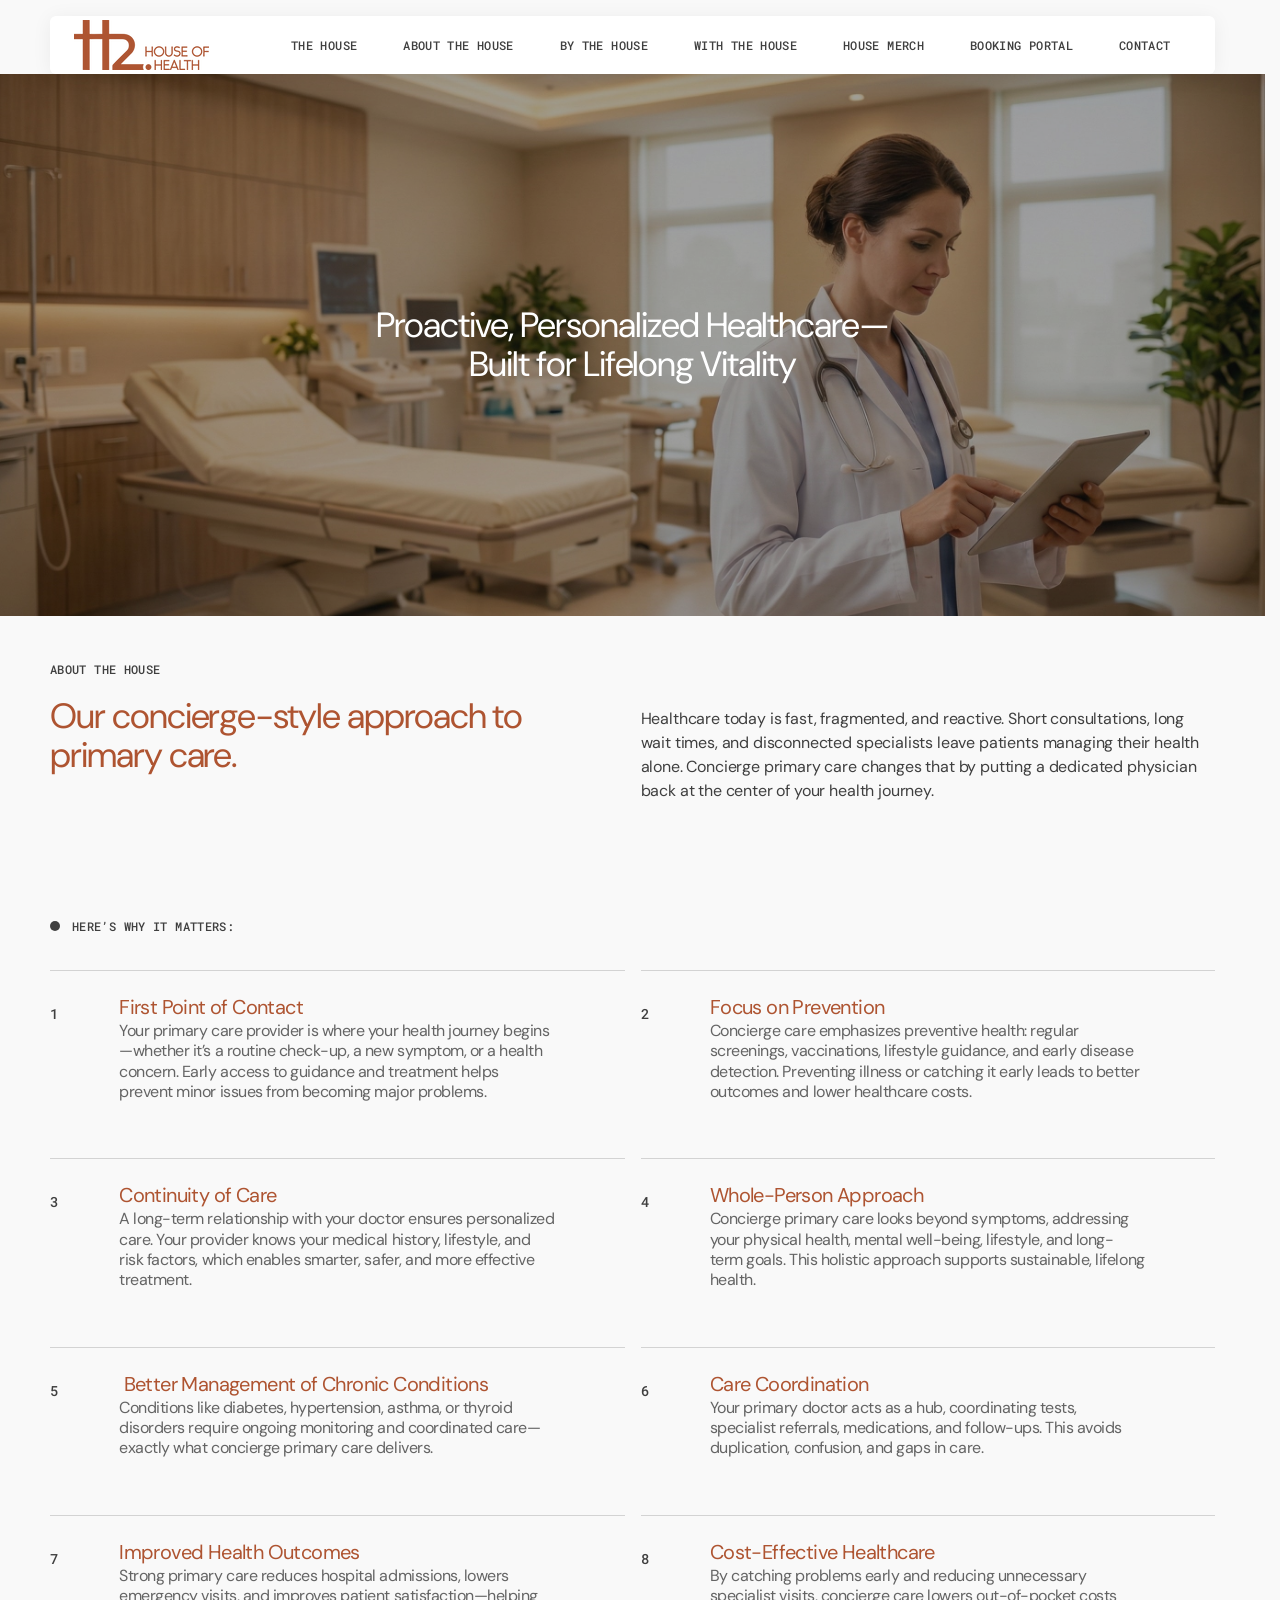
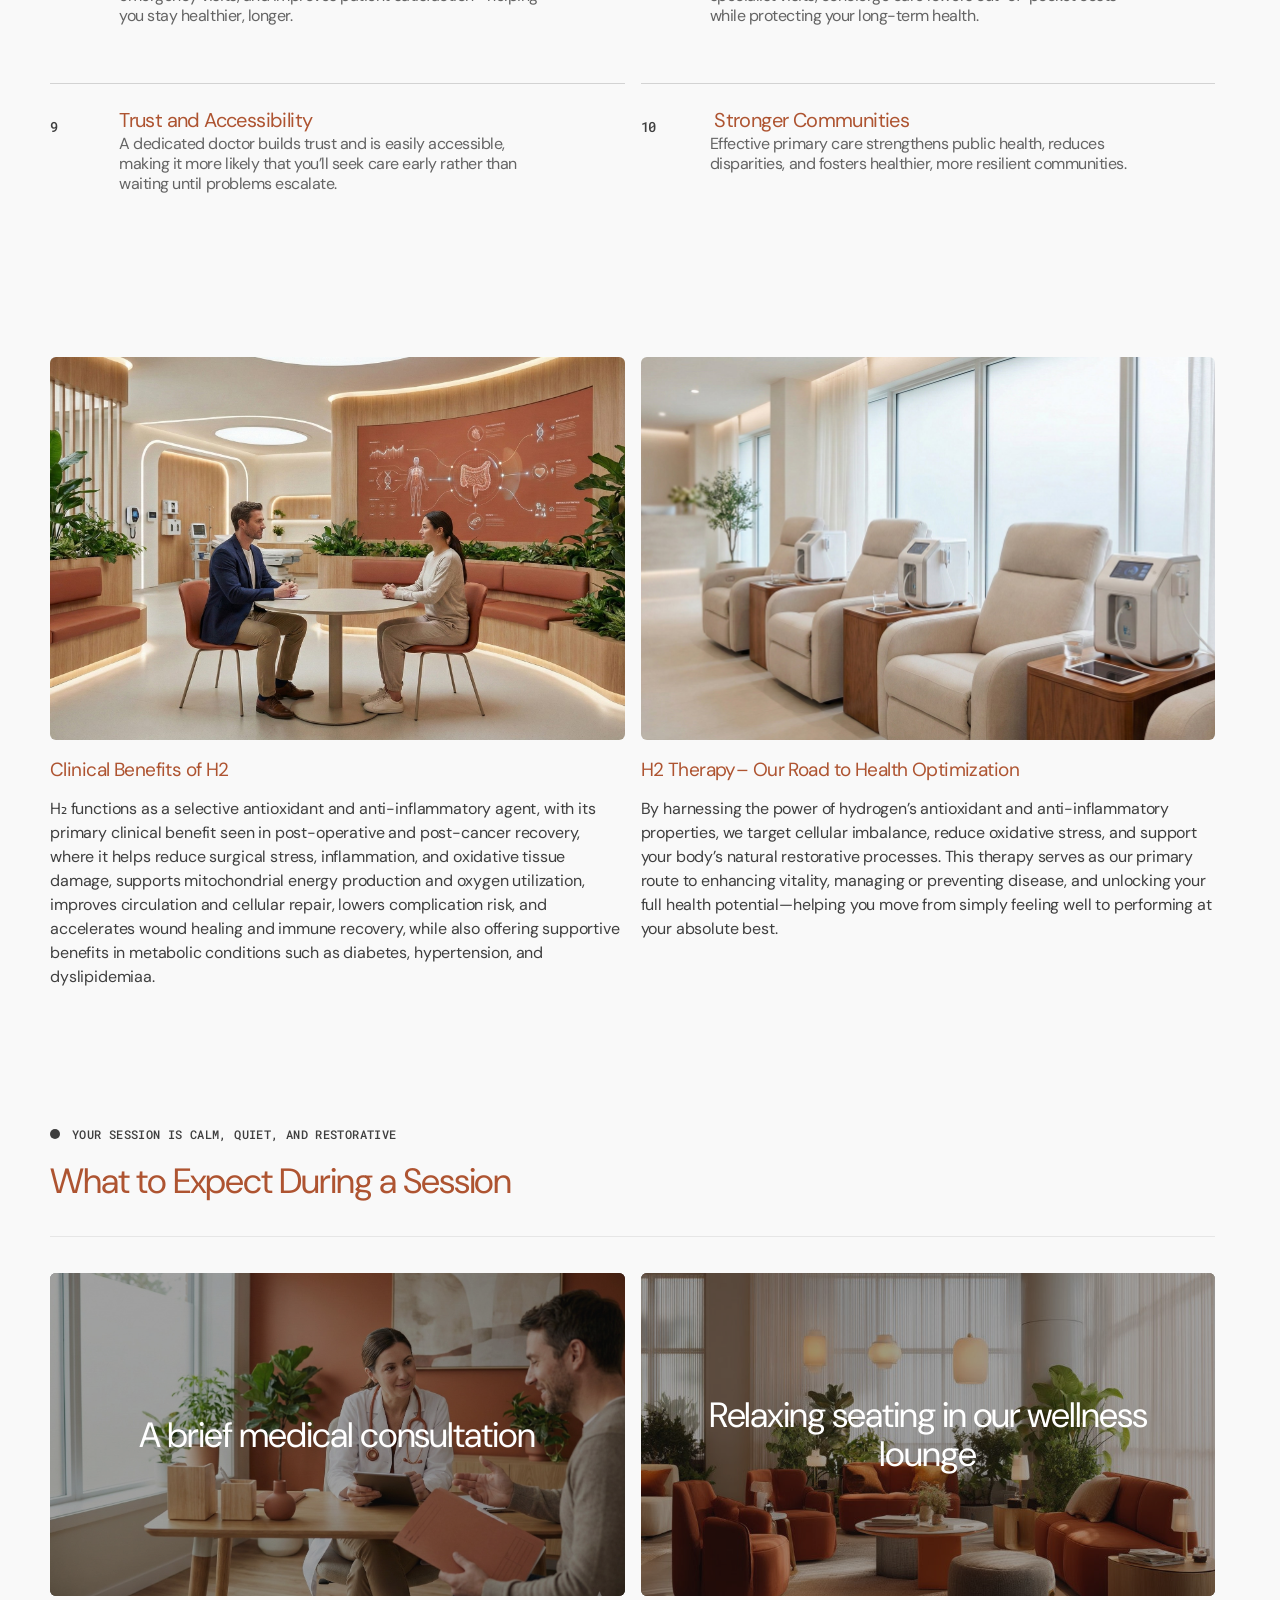
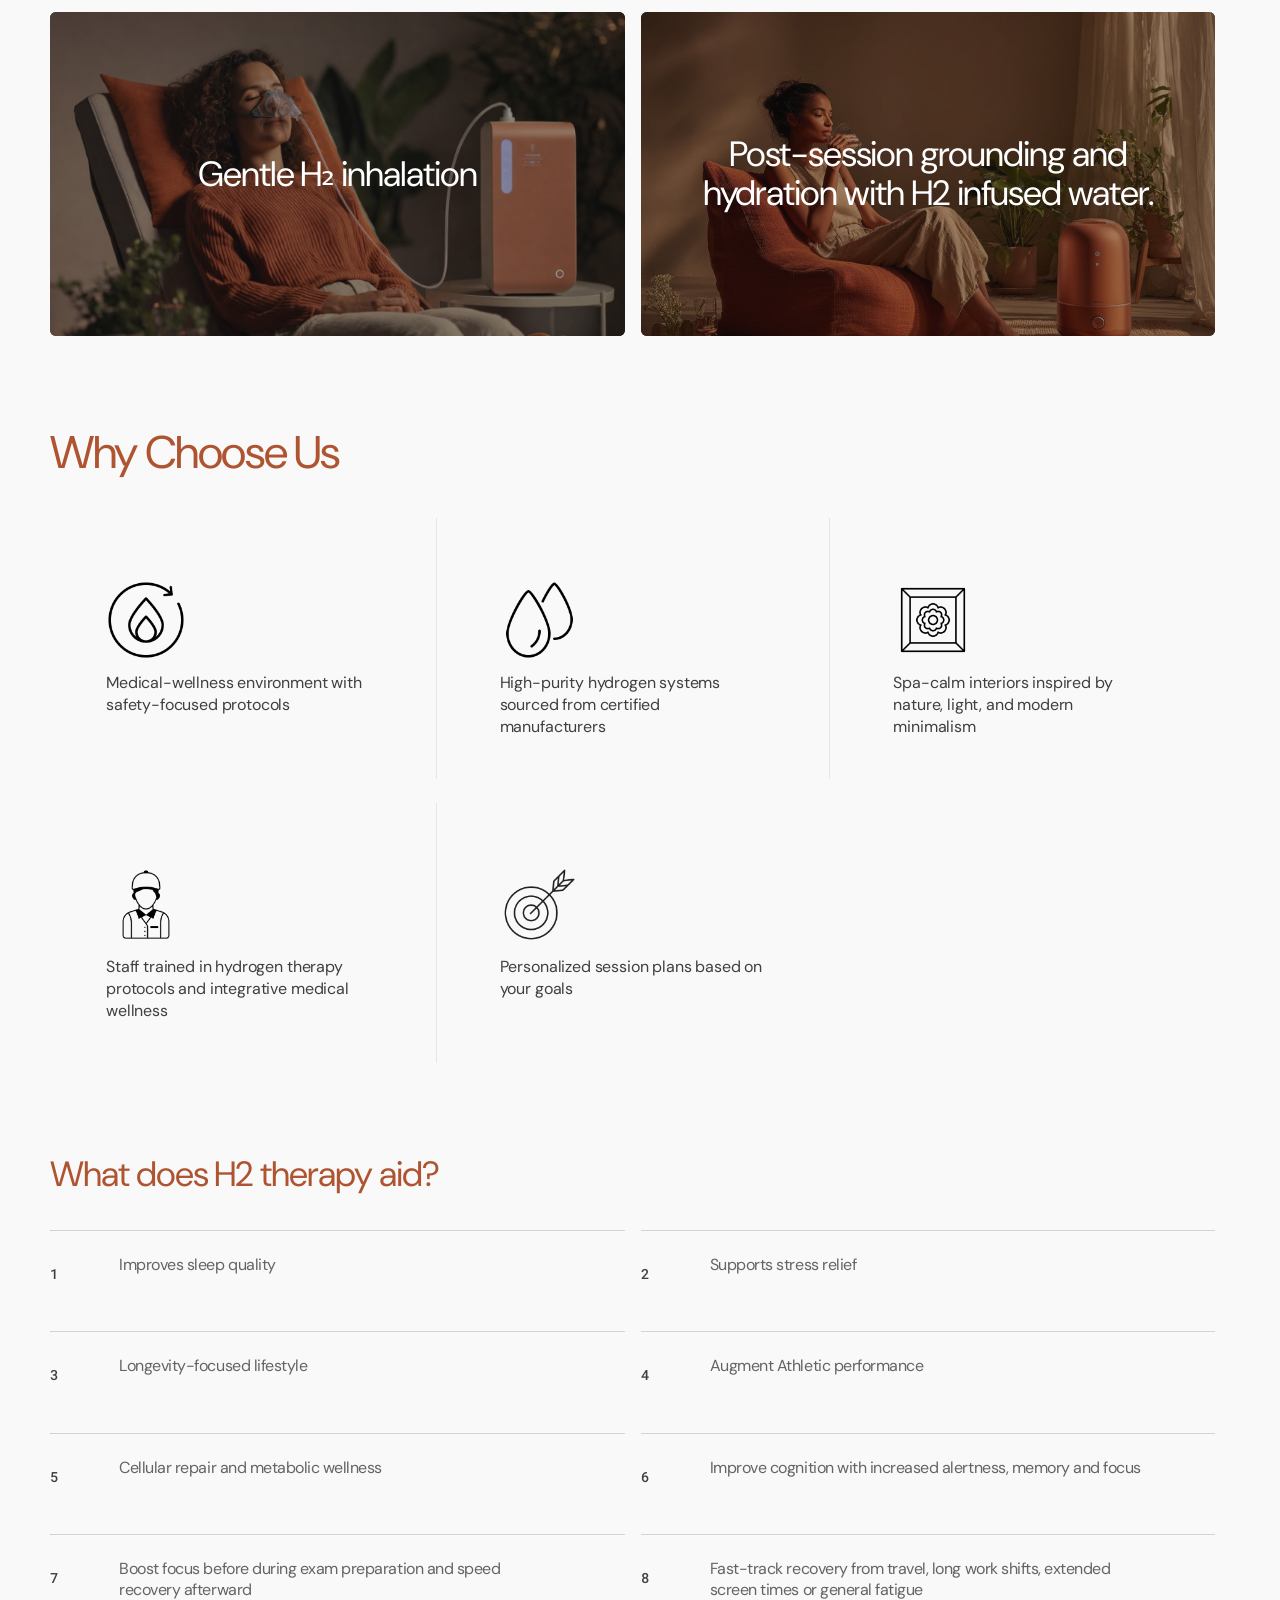
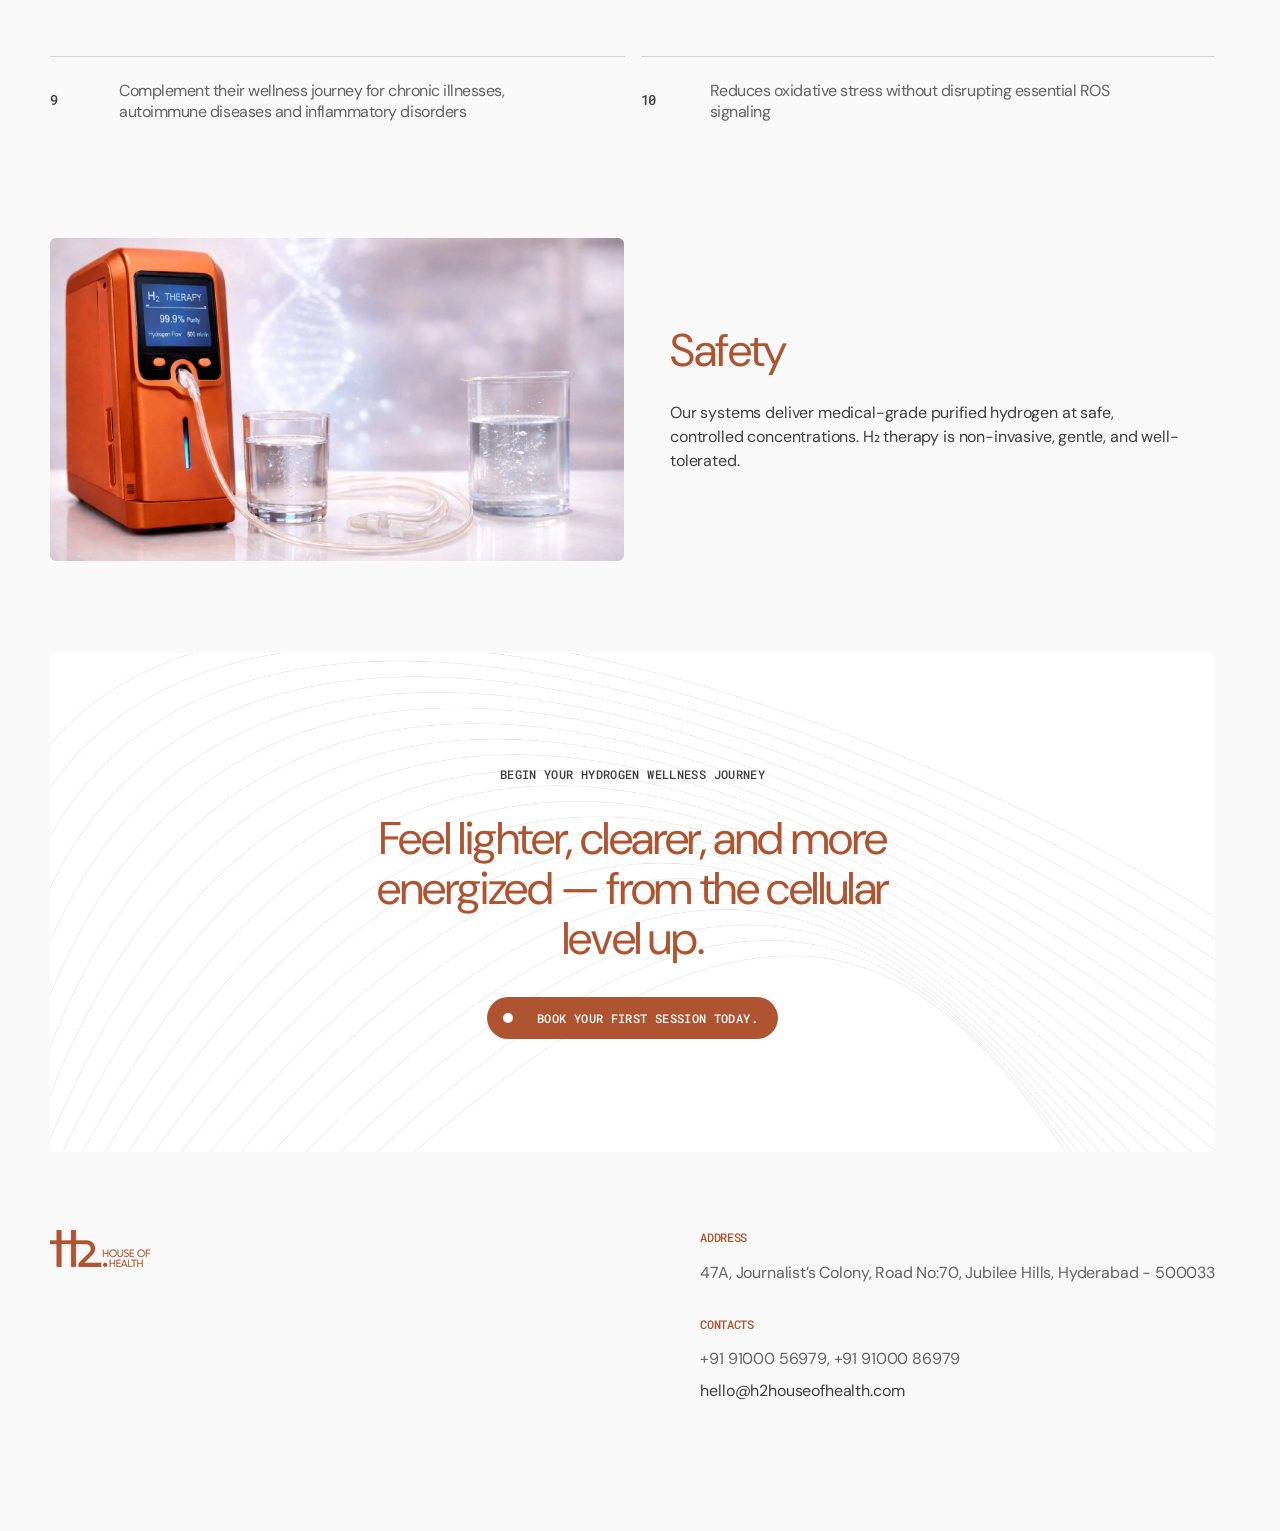
<file: pages/about-us.html>
<!doctype html>
<html
	class='no-js'
	data-scheme='light'
	lang='en'
	dir="ltr"
>
<head>
		<meta charset='utf-8'>
		<meta http-equiv='X-UA-Compatible' content='IE=edge'>
		<meta name='viewport' content='width=device-width,initial-scale=1'>
		<meta name='theme-color' content=''>
		<link rel='canonical' href='about-us.html'><link
				rel='icon'
				type='image/png'
				href='../cdn/shop/files/H2d33a.png?crop=center&amp;height=32&amp;v=1767874801&amp;width=32'
			><title>About The House</title>

		

		

<meta property="og:site_name" content="House of Health">
<meta property="og:url" content="about-us.html">
<meta property="og:title" content="About The House">
<meta property="og:type" content="website">
<meta property="og:description" content="House of Health"><meta name="twitter:card" content="summary_large_image">
<meta name="twitter:title" content="About The House">
<meta name="twitter:description" content="House of Health">


		<script src='../cdn/shop/t/2/assets/constants5310.js?v=57430444635880596041767860006' defer='defer'></script>
		<script src='../cdn/shop/t/2/assets/pubsubb4f1.js?v=2921868252632587581767860006' defer='defer'></script>
		<script src='../cdn/shop/t/2/assets/global8c0a.js?v=69555043828941998821767860006' defer='defer'></script>

		<script>
			function calculateScrollbarWidth() {
				const scrollbarWidth =
					window.innerWidth - document.documentElement.clientWidth
				document.documentElement.style.setProperty(
					'--scrollbar-width',
					scrollbarWidth + 'px'
				)
			}

			function calculateVh() {
				let vh = window.innerHeight * 0.01
				document.documentElement.style.setProperty('--vh', `${vh}px`)
			}

			window.addEventListener('load', calculateScrollbarWidth)
			window.addEventListener('resize', calculateScrollbarWidth)

			window.addEventListener('load', calculateVh)
			window.addEventListener('resize', calculateVh)
		</script>
<style data-theme-style>
			@font-face {
  font-family: "DM Sans";
  font-weight: 400;
  font-style: normal;
  font-display: swap;
  src: url("../cdn/fonts/dm_sans/dmsans_n4.ec80bd4dd7e1a334c969c265873491ae56018d72.woff2") format("woff2"),
       url("../cdn/fonts/dm_sans/dmsans_n4.87bdd914d8a61247b911147ae68e754d695c58a6.woff") format("woff");
}

			@font-face {
  font-family: "DM Sans";
  font-weight: 400;
  font-style: normal;
  font-display: swap;
  src: url("../cdn/fonts/dm_sans/dmsans_n4.ec80bd4dd7e1a334c969c265873491ae56018d72.woff2") format("woff2"),
       url("../cdn/fonts/dm_sans/dmsans_n4.87bdd914d8a61247b911147ae68e754d695c58a6.woff") format("woff");
}

			Liquid error (layout/theme line 88): font_face can only be used with a font drop
			@font-face {
  font-family: "Roboto Mono";
  font-weight: 500;
  font-style: normal;
  font-display: swap;
  src: url("../cdn/fonts/roboto_mono/robotomono_n5.29a963c13062654edff960e0fc0769528bdca7e5.woff2") format("woff2"),
       url("../cdn/fonts/roboto_mono/robotomono_n5.ba11b9a58fc32158ddb2acccd36cc62c012f4109.woff") format("woff");
}

			@font-face {
  font-family: "Roboto Mono";
  font-weight: 500;
  font-style: normal;
  font-display: swap;
  src: url("../cdn/fonts/roboto_mono/robotomono_n5.29a963c13062654edff960e0fc0769528bdca7e5.woff2") format("woff2"),
       url("../cdn/fonts/roboto_mono/robotomono_n5.ba11b9a58fc32158ddb2acccd36cc62c012f4109.woff") format("woff");
}

			@font-face {
  font-family: "DM Sans";
  font-weight: 500;
  font-style: normal;
  font-display: swap;
  src: url("../cdn/fonts/dm_sans/dmsans_n5.8a0f1984c77eb7186ceb87c4da2173ff65eb012e.woff2") format("woff2"),
       url("../cdn/fonts/dm_sans/dmsans_n5.9ad2e755a89e15b3d6c53259daad5fc9609888e6.woff") format("woff");
}

			@font-face {
  font-family: "DM Sans";
  font-weight: 400;
  font-style: normal;
  font-display: swap;
  src: url("../cdn/fonts/dm_sans/dmsans_n4.ec80bd4dd7e1a334c969c265873491ae56018d72.woff2") format("woff2"),
       url("../cdn/fonts/dm_sans/dmsans_n4.87bdd914d8a61247b911147ae68e754d695c58a6.woff") format("woff");
}

			@font-face {
  font-family: "Roboto Mono";
  font-weight: 500;
  font-style: normal;
  font-display: swap;
  src: url("../cdn/fonts/roboto_mono/robotomono_n5.29a963c13062654edff960e0fc0769528bdca7e5.woff2") format("woff2"),
       url("../cdn/fonts/roboto_mono/robotomono_n5.ba11b9a58fc32158ddb2acccd36cc62c012f4109.woff") format("woff");
}

			@font-face {
  font-family: "DM Sans";
  font-weight: 400;
  font-style: normal;
  font-display: swap;
  src: url("../cdn/fonts/dm_sans/dmsans_n4.ec80bd4dd7e1a334c969c265873491ae56018d72.woff2") format("woff2"),
       url("../cdn/fonts/dm_sans/dmsans_n4.87bdd914d8a61247b911147ae68e754d695c58a6.woff") format("woff");
}

			@font-face {
  font-family: "DM Sans";
  font-weight: 400;
  font-style: normal;
  font-display: swap;
  src: url("../cdn/fonts/dm_sans/dmsans_n4.ec80bd4dd7e1a334c969c265873491ae56018d72.woff2") format("woff2"),
       url("../cdn/fonts/dm_sans/dmsans_n4.87bdd914d8a61247b911147ae68e754d695c58a6.woff") format("woff");
}

			@font-face {
  font-family: "DM Sans";
  font-weight: 400;
  font-style: normal;
  font-display: swap;
  src: url("../cdn/fonts/dm_sans/dmsans_n4.ec80bd4dd7e1a334c969c265873491ae56018d72.woff2") format("woff2"),
       url("../cdn/fonts/dm_sans/dmsans_n4.87bdd914d8a61247b911147ae68e754d695c58a6.woff") format("woff");
}

			@font-face {
  font-family: "DM Sans";
  font-weight: 300;
  font-style: normal;
  font-display: swap;
  src: url("../cdn/fonts/dm_sans/dmsans_n3.d218434bb518134511e5205d90c23cfb8a1b261b.woff2") format("woff2"),
       url("../cdn/fonts/dm_sans/dmsans_n3.0c324a11de656e0e3f656188ad5de9ff34f70c04.woff") format("woff");
}

			@font-face {
  font-family: "DM Sans";
  font-weight: 400;
  font-style: normal;
  font-display: swap;
  src: url("../cdn/fonts/dm_sans/dmsans_n4.ec80bd4dd7e1a334c969c265873491ae56018d72.woff2") format("woff2"),
       url("../cdn/fonts/dm_sans/dmsans_n4.87bdd914d8a61247b911147ae68e754d695c58a6.woff") format("woff");
}

			@font-face {
  font-family: "DM Sans";
  font-weight: 500;
  font-style: normal;
  font-display: swap;
  src: url("../cdn/fonts/dm_sans/dmsans_n5.8a0f1984c77eb7186ceb87c4da2173ff65eb012e.woff2") format("woff2"),
       url("../cdn/fonts/dm_sans/dmsans_n5.9ad2e755a89e15b3d6c53259daad5fc9609888e6.woff") format("woff");
}

			@font-face {
  font-family: "DM Sans";
  font-weight: 700;
  font-style: normal;
  font-display: swap;
  src: url("../cdn/fonts/dm_sans/dmsans_n7.97e21d81502002291ea1de8aefb79170c6946ce5.woff2") format("woff2"),
       url("../cdn/fonts/dm_sans/dmsans_n7.af5c214f5116410ca1d53a2090665620e78e2e1b.woff") format("woff");
}

			@font-face {
  font-family: "DM Sans";
  font-weight: 400;
  font-style: italic;
  font-display: swap;
  src: url("../cdn/fonts/dm_sans/dmsans_i4.b8fe05e69ee95d5a53155c346957d8cbf5081c1a.woff2") format("woff2"),
       url("../cdn/fonts/dm_sans/dmsans_i4.403fe28ee2ea63e142575c0aa47684d65f8c23a0.woff") format("woff");
}

			@font-face {
  font-family: "DM Sans";
  font-weight: 400;
  font-style: normal;
  font-display: swap;
  src: url("../cdn/fonts/dm_sans/dmsans_n4.ec80bd4dd7e1a334c969c265873491ae56018d72.woff2") format("woff2"),
       url("../cdn/fonts/dm_sans/dmsans_n4.87bdd914d8a61247b911147ae68e754d695c58a6.woff") format("woff");
}

			@font-face {
  font-family: "DM Sans";
  font-weight: 500;
  font-style: normal;
  font-display: swap;
  src: url("../cdn/fonts/dm_sans/dmsans_n5.8a0f1984c77eb7186ceb87c4da2173ff65eb012e.woff2") format("woff2"),
       url("../cdn/fonts/dm_sans/dmsans_n5.9ad2e755a89e15b3d6c53259daad5fc9609888e6.woff") format("woff");
}

			
			
			@font-face {
  font-family: "DM Sans";
  font-weight: 400;
  font-style: italic;
  font-display: swap;
  src: url("../cdn/fonts/dm_sans/dmsans_i4.b8fe05e69ee95d5a53155c346957d8cbf5081c1a.woff2") format("woff2"),
       url("../cdn/fonts/dm_sans/dmsans_i4.403fe28ee2ea63e142575c0aa47684d65f8c23a0.woff") format("woff");
}

			@font-face {
  font-family: "DM Sans";
  font-weight: 700;
  font-style: italic;
  font-display: swap;
  src: url("../cdn/fonts/dm_sans/dmsans_i7.52b57f7d7342eb7255084623d98ab83fd96e7f9b.woff2") format("woff2"),
       url("../cdn/fonts/dm_sans/dmsans_i7.d5e14ef18a1d4a8ce78a4187580b4eb1759c2eda.woff") format("woff");
}


			
			  :root,
			  [data-scheme=light] .color-background-1 {
			    --color-background: 249,249,249;
			    --color-background-secondary: 255,255,255;
			    --color-background-tertiary: 239,239,234;
			    
			      --gradient-background: #f9f9f9;
			    
			    --color-foreground: 63, 63, 63;
			    --color-foreground-secondary: 63, 63, 63;
			    --color-foreground-tertiary: 175, 175, 175;
			    --color-foreground-title: 174, 84, 49;

			    --color-button-text: 255, 255, 255;
			    --color-button-text-hover: 255, 255, 255;
			    --color-button: 174, 84, 49;
			    --color-button-hover: 174, 84, 49;

					--color-button-secondary-background: 63, 63, 63;
			    --color-button-secondary-background-hover: 39, 39, 36;

			    --color-button-secondary-text: 255, 255, 255;
			    --color-button-secondary-text-hover: 255, 255, 255;

			    --color-button-tertiary-text: 63, 63, 63;
			    --color-button-tertiary-text-hover: 63, 63, 63;

					   --color-button-tertiary-background: 241, 241, 241;
			    --color-button-tertiary-background-hover: 238, 238, 238;

					   --color-button-tertiary-border: , , ;
			    --color-button-tertiary-border-hover: , , ;

					--color-card-price-new: 63, 63, 63;
			       --color-card-price-old: 153, 153, 153;

					--colors_marker_background: 255, 255, 255;
					--color-accent: 63, 63, 63;
			    --color-overlay: 255, 255, 255;
			    --color-border-input: 241, 241, 241;
			    --color-border-input-hover: 241, 241, 241;
			    --color-background-input: 241, 241, 241;
			    --color-background-input-hover: 241, 241, 241;
			    --color-border: 230, 230, 230;
			    --color-badge-background: 66, 119, 253;
			    --color-badge-text: 255, 255, 255;
			  }
			  @media (prefers-color-scheme: light) {
			    :root,
			    [data-scheme=auto] .color-background-1 {
			      --color-background: 249,249,249;
			      --color-background-secondary: 255,255,255;
			      --color-background-tertiary: 239,239,234;
			      
			        --gradient-background: #f9f9f9;
			      
			      --color-foreground: 63, 63, 63;
			      --color-foreground-secondary: 63, 63, 63;
			      --color-foreground-tertiary: 175, 175, 175;
			      --color-foreground-title: 174, 84, 49;

			      --color-button-text: 255, 255, 255;
			      --color-button-text-hover: 255, 255, 255;
			      --color-button: 174, 84, 49;
			      --color-button-hover: 174, 84, 49;

			      --color-button-secondary-background: 63, 63, 63;
			    	--color-button-secondary-background-hover: 39, 39, 36;

						--color-button-secondary-text: 255, 255, 255;
			      --color-button-secondary-text-hover: 255, 255, 255;

			      --color-button-tertiary-text: 63, 63, 63;
			      --color-button-tertiary-text-hover: 63, 63, 63;

						--color-button-tertiary-background: 241, 241, 241;
			    	--color-button-tertiary-background-hover: 238, 238, 238;

						--color-button-tertiary-border: , , ;
			    	--color-button-tertiary-border-hover: , , ;

						--color-card-price-new: 63, 63, 63;
			       	--color-card-price-old: 153, 153, 153;

						--colors_marker_background: 255, 255, 255;
						--color-accent: 63, 63, 63;
			      --color-overlay: 255, 255, 255;
			      --color-border-input: 241, 241, 241;
			      --color-border-input-hover: 241, 241, 241;
			      --color-background-input: 241, 241, 241;
			      --color-background-input-hover: 241, 241, 241;
			      --color-border: 230, 230, 230;
			      --color-badge-background: 66, 119, 253;
			      --color-badge-text: 255, 255, 255;
			    }
			  }
			
			  
			  [data-scheme=light] .color-background-2 {
			    --color-background: 255,255,255;
			    --color-background-secondary: 241,241,241;
			    --color-background-tertiary: 239,239,234;
			    
			      --gradient-background: #ffffff;
			    
			    --color-foreground: 63, 63, 63;
			    --color-foreground-secondary: 109, 109, 109;
			    --color-foreground-tertiary: 109, 109, 109;
			    --color-foreground-title: 63, 63, 63;

			    --color-button-text: 63, 63, 63;
			    --color-button-text-hover: 63, 63, 63;
			    --color-button: 247, 212, 0;
			    --color-button-hover: 238, 210, 40;

					--color-button-secondary-background: 63, 63, 63;
			    --color-button-secondary-background-hover: 63, 63, 63;

			    --color-button-secondary-text: 255, 255, 255;
			    --color-button-secondary-text-hover: 255, 255, 255;

			    --color-button-tertiary-text: 63, 63, 63;
			    --color-button-tertiary-text-hover: 63, 63, 63;

					   --color-button-tertiary-background: 255, 255, 255;
			    --color-button-tertiary-background-hover: 255, 255, 255;

					   --color-button-tertiary-border: , , ;
			    --color-button-tertiary-border-hover: , , ;

					--color-card-price-new: 63, 63, 63;
			       --color-card-price-old: 153, 153, 153;

					--colors_marker_background: 255, 255, 255;
					--color-accent: 63, 63, 63;
			    --color-overlay: 245, 240, 237;
			    --color-border-input: 241, 241, 241;
			    --color-border-input-hover: 241, 241, 241;
			    --color-background-input: 255, 255, 255;
			    --color-background-input-hover: 255, 255, 255;
			    --color-border: 223, 223, 223;
			    --color-badge-background: 255, 255, 255;
			    --color-badge-text: 19, 19, 19;
			  }
			  @media (prefers-color-scheme: light) {
			    
			    [data-scheme=auto] .color-background-2 {
			      --color-background: 255,255,255;
			      --color-background-secondary: 241,241,241;
			      --color-background-tertiary: 239,239,234;
			      
			        --gradient-background: #ffffff;
			      
			      --color-foreground: 63, 63, 63;
			      --color-foreground-secondary: 109, 109, 109;
			      --color-foreground-tertiary: 109, 109, 109;
			      --color-foreground-title: 63, 63, 63;

			      --color-button-text: 63, 63, 63;
			      --color-button-text-hover: 63, 63, 63;
			      --color-button: 247, 212, 0;
			      --color-button-hover: 238, 210, 40;

			      --color-button-secondary-background: 63, 63, 63;
			    	--color-button-secondary-background-hover: 63, 63, 63;

						--color-button-secondary-text: 255, 255, 255;
			      --color-button-secondary-text-hover: 255, 255, 255;

			      --color-button-tertiary-text: 63, 63, 63;
			      --color-button-tertiary-text-hover: 63, 63, 63;

						--color-button-tertiary-background: 255, 255, 255;
			    	--color-button-tertiary-background-hover: 255, 255, 255;

						--color-button-tertiary-border: , , ;
			    	--color-button-tertiary-border-hover: , , ;

						--color-card-price-new: 63, 63, 63;
			       	--color-card-price-old: 153, 153, 153;

						--colors_marker_background: 255, 255, 255;
						--color-accent: 63, 63, 63;
			      --color-overlay: 245, 240, 237;
			      --color-border-input: 241, 241, 241;
			      --color-border-input-hover: 241, 241, 241;
			      --color-background-input: 255, 255, 255;
			      --color-background-input-hover: 255, 255, 255;
			      --color-border: 223, 223, 223;
			      --color-badge-background: 255, 255, 255;
			      --color-badge-text: 19, 19, 19;
			    }
			  }
			
			  
			  [data-scheme=light] .color-background-3 {
			    --color-background: 63,63,63;
			    --color-background-secondary: 83,85,81;
			    --color-background-tertiary: 51,51,51;
			    
			      --gradient-background: #3f3f3f;
			    
			    --color-foreground: 255, 255, 255;
			    --color-foreground-secondary: 249, 249, 249;
			    --color-foreground-tertiary: 255, 255, 255;
			    --color-foreground-title: 255, 255, 255;

			    --color-button-text: 63, 63, 63;
			    --color-button-text-hover: 63, 63, 63;
			    --color-button: 247, 212, 0;
			    --color-button-hover: 238, 210, 40;

					--color-button-secondary-background: 63, 63, 63;
			    --color-button-secondary-background-hover: 63, 63, 63;

			    --color-button-secondary-text: 255, 255, 255;
			    --color-button-secondary-text-hover: 255, 255, 255;

			    --color-button-tertiary-text: 249, 249, 249;
			    --color-button-tertiary-text-hover: 249, 249, 249;

					   --color-button-tertiary-background: 63, 63, 63;
			    --color-button-tertiary-background-hover: 119, 119, 119;

					   --color-button-tertiary-border: , , ;
			    --color-button-tertiary-border-hover: , , ;

					--color-card-price-new: 63, 63, 63;
			       --color-card-price-old: 153, 153, 153;

					--colors_marker_background: 255, 255, 255;
					--color-accent: 63, 63, 63;
			    --color-overlay: 19, 19, 19;
			    --color-border-input: 241, 241, 241;
			    --color-border-input-hover: 241, 241, 241;
			    --color-background-input: 63, 63, 63;
			    --color-background-input-hover: 63, 63, 63;
			    --color-border: 62, 62, 62;
			    --color-badge-background: 255, 255, 255;
			    --color-badge-text: 19, 19, 19;
			  }
			  @media (prefers-color-scheme: light) {
			    
			    [data-scheme=auto] .color-background-3 {
			      --color-background: 63,63,63;
			      --color-background-secondary: 83,85,81;
			      --color-background-tertiary: 51,51,51;
			      
			        --gradient-background: #3f3f3f;
			      
			      --color-foreground: 255, 255, 255;
			      --color-foreground-secondary: 249, 249, 249;
			      --color-foreground-tertiary: 255, 255, 255;
			      --color-foreground-title: 255, 255, 255;

			      --color-button-text: 63, 63, 63;
			      --color-button-text-hover: 63, 63, 63;
			      --color-button: 247, 212, 0;
			      --color-button-hover: 238, 210, 40;

			      --color-button-secondary-background: 63, 63, 63;
			    	--color-button-secondary-background-hover: 63, 63, 63;

						--color-button-secondary-text: 255, 255, 255;
			      --color-button-secondary-text-hover: 255, 255, 255;

			      --color-button-tertiary-text: 249, 249, 249;
			      --color-button-tertiary-text-hover: 249, 249, 249;

						--color-button-tertiary-background: 63, 63, 63;
			    	--color-button-tertiary-background-hover: 119, 119, 119;

						--color-button-tertiary-border: , , ;
			    	--color-button-tertiary-border-hover: , , ;

						--color-card-price-new: 63, 63, 63;
			       	--color-card-price-old: 153, 153, 153;

						--colors_marker_background: 255, 255, 255;
						--color-accent: 63, 63, 63;
			      --color-overlay: 19, 19, 19;
			      --color-border-input: 241, 241, 241;
			      --color-border-input-hover: 241, 241, 241;
			      --color-background-input: 63, 63, 63;
			      --color-background-input-hover: 63, 63, 63;
			      --color-border: 62, 62, 62;
			      --color-badge-background: 255, 255, 255;
			      --color-badge-text: 19, 19, 19;
			    }
			  }
			
			  
			  [data-scheme=light] .color-background-4 {
			    --color-background: 174,84,49;
			    --color-background-secondary: 255,251,229;
			    --color-background-tertiary: 239,239,234;
			    
			      --gradient-background: #ae5431;
			    
			    --color-foreground: 63, 63, 63;
			    --color-foreground-secondary: 119, 119, 119;
			    --color-foreground-tertiary: 175, 175, 175;
			    --color-foreground-title: 63, 63, 63;

			    --color-button-text: 249, 249, 249;
			    --color-button-text-hover: 249, 249, 249;
			    --color-button: 39, 39, 36;
			    --color-button-hover: 39, 39, 36;

					--color-button-secondary-background: 63, 63, 63;
			    --color-button-secondary-background-hover: 71, 71, 69;

			    --color-button-secondary-text: 255, 255, 255;
			    --color-button-secondary-text-hover: 255, 255, 255;

			    --color-button-tertiary-text: 63, 63, 63;
			    --color-button-tertiary-text-hover: 63, 63, 63;

					   --color-button-tertiary-background: 255, 255, 255;
			    --color-button-tertiary-background-hover: 255, 255, 255;

					   --color-button-tertiary-border: , , ;
			    --color-button-tertiary-border-hover: , , ;

					--color-card-price-new: 63, 63, 63;
			       --color-card-price-old: 153, 153, 153;

					--colors_marker_background: 255, 255, 255;
					--color-accent: 241, 229, 155;
			    --color-overlay: 255, 255, 255;
			    --color-border-input: 241, 241, 241;
			    --color-border-input-hover: 241, 241, 241;
			    --color-background-input: 241, 241, 241;
			    --color-background-input-hover: 241, 241, 241;
			    --color-border: 230, 230, 230;
			    --color-badge-background: 66, 119, 253;
			    --color-badge-text: 255, 255, 255;
			  }
			  @media (prefers-color-scheme: light) {
			    
			    [data-scheme=auto] .color-background-4 {
			      --color-background: 174,84,49;
			      --color-background-secondary: 255,251,229;
			      --color-background-tertiary: 239,239,234;
			      
			        --gradient-background: #ae5431;
			      
			      --color-foreground: 63, 63, 63;
			      --color-foreground-secondary: 119, 119, 119;
			      --color-foreground-tertiary: 175, 175, 175;
			      --color-foreground-title: 63, 63, 63;

			      --color-button-text: 249, 249, 249;
			      --color-button-text-hover: 249, 249, 249;
			      --color-button: 39, 39, 36;
			      --color-button-hover: 39, 39, 36;

			      --color-button-secondary-background: 63, 63, 63;
			    	--color-button-secondary-background-hover: 71, 71, 69;

						--color-button-secondary-text: 255, 255, 255;
			      --color-button-secondary-text-hover: 255, 255, 255;

			      --color-button-tertiary-text: 63, 63, 63;
			      --color-button-tertiary-text-hover: 63, 63, 63;

						--color-button-tertiary-background: 255, 255, 255;
			    	--color-button-tertiary-background-hover: 255, 255, 255;

						--color-button-tertiary-border: , , ;
			    	--color-button-tertiary-border-hover: , , ;

						--color-card-price-new: 63, 63, 63;
			       	--color-card-price-old: 153, 153, 153;

						--colors_marker_background: 255, 255, 255;
						--color-accent: 241, 229, 155;
			      --color-overlay: 255, 255, 255;
			      --color-border-input: 241, 241, 241;
			      --color-border-input-hover: 241, 241, 241;
			      --color-background-input: 241, 241, 241;
			      --color-background-input-hover: 241, 241, 241;
			      --color-border: 230, 230, 230;
			      --color-badge-background: 66, 119, 253;
			      --color-badge-text: 255, 255, 255;
			    }
			  }
			
			  
			  [data-scheme=light] .color-background-5 {
			    --color-background: 255,255,255;
			    --color-background-secondary: 243,244,241;
			    --color-background-tertiary: 243,244,241;
			    
			      --gradient-background: #ffffff;
			    
			    --color-foreground: 116, 116, 115;
			    --color-foreground-secondary: 119, 119, 119;
			    --color-foreground-tertiary: 175, 175, 175;
			    --color-foreground-title: 116, 116, 115;

			    --color-button-text: 235, 235, 235;
			    --color-button-text-hover: 235, 235, 235;
			    --color-button: 39, 39, 36;
			    --color-button-hover: 0, 0, 0;

					--color-button-secondary-background: 39, 39, 36;
			    --color-button-secondary-background-hover: 0, 0, 0;

			    --color-button-secondary-text: 235, 235, 235;
			    --color-button-secondary-text-hover: 235, 235, 235;

			    --color-button-tertiary-text: 63, 63, 63;
			    --color-button-tertiary-text-hover: 63, 63, 63;

					   --color-button-tertiary-background: 255, 255, 255;
			    --color-button-tertiary-background-hover: 249, 249, 249;

					   --color-button-tertiary-border: , , ;
			    --color-button-tertiary-border-hover: , , ;

					--color-card-price-new: 39, 39, 36;
			       --color-card-price-old: 119, 119, 119;

					--colors_marker_background: 255, 255, 255;
					--color-accent: 237, 91, 67;
			    --color-overlay: 243, 244, 241;
			    --color-border-input: 243, 244, 241;
			    --color-border-input-hover: 243, 244, 241;
			    --color-background-input: 243, 244, 241;
			    --color-background-input-hover: 243, 244, 241;
			    --color-border: 236, 236, 236;
			    --color-badge-background: 237, 91, 67;
			    --color-badge-text: 255, 255, 255;
			  }
			  @media (prefers-color-scheme: light) {
			    
			    [data-scheme=auto] .color-background-5 {
			      --color-background: 255,255,255;
			      --color-background-secondary: 243,244,241;
			      --color-background-tertiary: 243,244,241;
			      
			        --gradient-background: #ffffff;
			      
			      --color-foreground: 116, 116, 115;
			      --color-foreground-secondary: 119, 119, 119;
			      --color-foreground-tertiary: 175, 175, 175;
			      --color-foreground-title: 116, 116, 115;

			      --color-button-text: 235, 235, 235;
			      --color-button-text-hover: 235, 235, 235;
			      --color-button: 39, 39, 36;
			      --color-button-hover: 0, 0, 0;

			      --color-button-secondary-background: 39, 39, 36;
			    	--color-button-secondary-background-hover: 0, 0, 0;

						--color-button-secondary-text: 235, 235, 235;
			      --color-button-secondary-text-hover: 235, 235, 235;

			      --color-button-tertiary-text: 63, 63, 63;
			      --color-button-tertiary-text-hover: 63, 63, 63;

						--color-button-tertiary-background: 255, 255, 255;
			    	--color-button-tertiary-background-hover: 249, 249, 249;

						--color-button-tertiary-border: , , ;
			    	--color-button-tertiary-border-hover: , , ;

						--color-card-price-new: 39, 39, 36;
			       	--color-card-price-old: 119, 119, 119;

						--colors_marker_background: 255, 255, 255;
						--color-accent: 237, 91, 67;
			      --color-overlay: 243, 244, 241;
			      --color-border-input: 243, 244, 241;
			      --color-border-input-hover: 243, 244, 241;
			      --color-background-input: 243, 244, 241;
			      --color-background-input-hover: 243, 244, 241;
			      --color-border: 236, 236, 236;
			      --color-badge-background: 237, 91, 67;
			      --color-badge-text: 255, 255, 255;
			    }
			  }
			

			body, .color-background-1, .color-background-2, .color-background-3, .color-background-4, .color-background-5 {
			  color: rgba(var(--color-foreground));
			  background-color: rgb(var(--color-background));
			}

			:root {
			  --announcement-height: 0px;
			  --header-height: 0px;
			  --breadcrumbs-height: 0px;
			  --scrollbar-width: 0px;
			  --vh: 1vh;

			  --spaced-section: 5rem;

			  --font-body-family: "DM Sans", sans-serif;
			  --font-body-style: normal;
			  --font-body-weight: 400;

			  --font-body-scale: 1.6;
			  --font-body-line-height: 1.5;
			  --font-body-letter-spacing: -0.1em;

			  --font-heading-family: "DM Sans", sans-serif;
			  --font-heading-style: normal;
			  --font-heading-weight: 400;
			  --font-heading-letter-spacing: -0.3em;
			  --font-heading-line-height: 1.1;
			  --font-heading-text-transform: none;

			  --font-subtitle-family: "Roboto Mono", monospace;
			  --font-subtitle-style: normal;
			  --font-subtitle-weight: 500;
			  --font-subtitle-text-transform: uppercase;
			  --font-subtitle-scale: 1.24;

			  --font-heading-h1-scale: 1.27;
			  --font-heading-h2-scale: 1.17;
			  --font-heading-h3-scale: 1.0;
			  --font-heading-h4-scale: 1.0;
			  --font-heading-h5-scale: 1.0;
				--font-heading-h6-scale: 1.0;

			  --font-heading-card-family: "DM Sans", sans-serif;
			  --font-heading-card-style: normal;
			  --font-heading-card-weight: 500;
			  --font-text-card-family: "DM Sans", sans-serif;
			  --font-text-card-style: normal;
			  --font-text-card-weight: 400;

			  --font-heading-card-scale: 2.0;
			  --font-text-card-scale: 1.4;

			  --font-button-family: "Roboto Mono", monospace;
			  --font-button-style: normal;
			  --font-button-weight: 500;
			  --font-button-text-transform: uppercase;

			  --font-button-letter-spacing: 0.03em;
			  --font-subtitle-letter-spacing: 0.3em;
			  --font-badge-letter-spacing: -0.02em;
			  --font-menu-letter-spacing: 0.03em;
			  --font-big-menu-letter-spacing: -0.04em;

			  --font-header-menu-family: "Roboto Mono", monospace;
			  --font-header-menu-style: normal;
			  --font-header-menu-weight: 500;
			  --font-header-menu-text-transform: uppercase;

			  --font-footer-menu-family: "DM Sans", sans-serif;
			  --font-footer-menu-style: normal;
			  --font-footer-menu-weight: 400;
			  --font-footer-link-size: px;
			  --font-footer-bottom-link-size: px;

			  --font-popups-heading-family: "DM Sans", sans-serif;
			  --font-popups-heading-style: normal;
			  --font-popups-heading-weight: 400;
			  --font-popups-text-family: "DM Sans", sans-serif;
			  --font-popups-text-style: normal;
			  --font-popups-text-weight: 400;
			  --font-popup-heading-scale: 1.23;
			  --font-popup-desc-scale: 1.0;
			  --font-popup-text-scale: 1.07;
			  --font-notification-heading-scale: 1.0;
			  --font-notification-text-scale: 1.0;

			  --border-radius-main: 6px;
			  --border-radius-button: 100px;
			  --border-radius-badge: 30px;
			  --payment-terms-background-color: ;
			}

			@media screen and (min-width: 990px) {
			  :root {
			   --spaced-section: 16rem;
			  }
			}

			*,
			*::before,
			*::after {
			box-sizing: inherit;
			}

			html {
			  box-sizing: border-box;
			  font-size: 10px;
			  height: 100%;
			}

			body {
			  position: relative;
			  display: flex;
			  flex-direction: column;
			  min-height: 100%;
			  margin: 0;
			 	font-size: calc(var(--font-body-scale) * 1rem);
			  line-height: var(--font-body-line-height);
			  font-family: var(--font-body-family);
			  font-style: var(--font-body-style);
			  font-weight: var(--font-body-weight);
			  letter-spacing: calc(var(--font-body-letter-spacing) * 0.1);
			  overflow-x: hidden;
			}



			#MainContent {
			  flex-grow: 1;
			}
		</style>

		<style data-theme-style>
  
  [data-scheme=dark] .color-background-1 {
  	--color-background: 31, 31, 31;
  	--color-overlay: 0, 0, 0;
  	--gradient-background: rgb(31, 31, 31);
  	--color-foreground: 229, 229, 229;
  	--color-foreground-secondary: 169, 169, 169;
  	--color-foreground-tertiary: 169, 169, 169;
  	--color-foreground-title: 229, 229, 229;
  	--color-border-input: 53, 53, 53;
  	--color-border-input-hover: 63, 63, 63;
  	--color-background-input: 40, 40, 40;
  	--color-background-input-hover: 10, 10, 10;
  	--color-border: 53, 53, 53;
  	--color-announcement-bar: 0, 0, 0;
  	--color-announcement-bar-background-1: 0, 0, 0;
  	--alpha-link: 0.5;
  	--color-button: 53, 53, 53;
  	--color-button-hover: 33, 33, 33;
  	--color-button-text: 229, 229, 229;
  	--color-button-text-hover: 229, 229, 229;
  	--color-button-secondary-background: 53, 53, 53;
  	--color-button-secondary-background-hover: 63, 63, 63;
  	--color-button-secondary-text: 229, 229, 229;
  	--color-button-secondary-text-hover: 229, 229, 229;
		--color-button-tertiary-background:  229, 229, 229;
		--color-button-tertiary-background-hover: 255, 255, 255;
		--color-button-tertiary-border: 229, 229, 229;
		--color-button-tertiary-border-hover: 53, 53, 53;
  	--color-button-tertiary-text: 63, 63, 63;
  	--color-button-tertiary-text-hover: 63, 63, 63;
		--color-card-price-new: 255, 255, 255;
      --color-card-price-old: 229, 229, 229;
  	--alpha-button-background: 1;
  	--alpha-button-border: 1;
  	--color-placeholder-input: 229, 229, 229;
  	--color-error-background: 0, 0, 0;
  	--color-title-text: 229, 229, 229;
		--color-accent: 229, 229, 229;

		.slideshow-slide__title {
			--color-foreground-title: 174, 84, 49;
		}

		.slideshow-slide__desc {
			--color-foreground: 63, 63, 63;
		}

		.promo-block__overlay_light {
			--color-overlay: 255, 255, 255;
		}

		.promo-block__content_light, .aside-menu__promo-container_image {
			--color-foreground-title: 174, 84, 49;
			--color-foreground: 63, 63, 63;
		}

		.product-grid__content_title, .product-grid__content_wrapper, .product-grid__content_vendor,
		.product-grid__content .price, .product-grid__content .price--on-sale .price-item--regular,
		.product-grid__content_description, .product-grid__content_collection-title {
			--color-foreground-title: 174, 84, 49;
			--color-foreground: 63, 63, 63;
			--color-card-price-new: 63, 63, 63;
			--color-card-price-old: 153, 153, 153;
			--color-foreground-secondary: 63, 63, 63;
		}

		.collection-hero__inner_image, .slideshow-column__text-slider__wrapper_image {
			--color-foreground: 63, 63, 63;
			--color-foreground-title: 174, 84, 49;
		}
  }

  @media (prefers-color-scheme: dark) {
  	[data-scheme=auto] .color-background-1 {
  		--color-background: 31, 31, 31;
  		--gradient-background: rgb(31, 31, 31);
  		--color-overlay: 0, 0, 0;
  		--color-foreground: 229, 229, 229;
  		--color-foreground-secondary: 169, 169, 169;
  		--color-foreground-tertiary: 169, 169, 169;
  		--color-foreground-title: 229, 229, 229;
  		--color-border-input: 53, 53, 53;
  		--color-border-input-hover: 63, 63, 63;
  		--color-background-input: 40, 40, 40;
  		--color-background-input-hover: 10, 10, 10;
  		--color-border: 53, 53, 53;
  		--color-announcement-bar: 0, 0, 0;
  		--color-announcement-bar-background-1: 0, 0, 0;
  		--alpha-link: 0.5;
  		--color-button: 53, 53, 53;
  		--color-button-hover: 33, 33, 33;
  		--color-button-text: 229, 229, 229;
  		--color-button-text-hover: 229, 229, 229;
  		--color-button-secondary-background: 53, 53, 53;
  		--color-button-secondary-background-hover: 63, 63, 63;
  		--color-button-secondary-text: 229, 229, 229;
  		--color-button-secondary-text-hover: 229, 229, 229;
  		--color-button-tertiary-background:  229, 229, 229;
			--color-button-tertiary-background-hover: 255, 255, 255;
			--color-button-tertiary-border: 229, 229, 229;
			--color-button-tertiary-border-hover: 53, 53, 53;
  		--color-button-tertiary-text: 63, 63, 63;
  		--color-button-tertiary-text-hover: 63, 63, 63;
			--color-card-price-new: 255, 255, 255;
      --color-card-price-old: 229, 229, 229;
  		--alpha-button-background: 1;
  		--alpha-button-border: 1;
  		--color-placeholder-input: 229, 229, 229;
  		--color-error-background: 0, 0, 0;
  		--color-title-text: 229, 229, 229;
			--color-accent: 229, 229, 229;

			.slideshow-slide__title {
				--color-foreground-title: 174, 84, 49;
			}

			.slideshow-slide__desc {
				--color-foreground: 63, 63, 63;
			}

			.promo-block__content_light, .aside-menu__promo-container_image {
				--color-foreground-title: 174, 84, 49;
				--color-foreground: 63, 63, 63;
			}

			.product-grid__content_title, .product-grid__content_wrapper, .product-grid__content_vendor,
			.product-grid__content .price, .product-grid__content .price--on-sale .price-item--regular,
			.product-grid__content_description, .product-grid__content_collection-title {
				--color-foreground-title: 174, 84, 49;
				--color-foreground: 63, 63, 63;
				--color-card-price-new: 63, 63, 63;
				--color-card-price-old: 153, 153, 153;
				--color-foreground-secondary: 63, 63, 63;
			}

			.collection-hero__inner_image, .slideshow-column__text-slider__wrapper_image {
				--color-foreground: 63, 63, 63;
				--color-foreground-title: 174, 84, 49;
			}
  	}
  }
  
  [data-scheme=dark] .color-background-2 {
  	--color-background: 31, 31, 31;
  	--color-overlay: 0, 0, 0;
  	--gradient-background: rgb(31, 31, 31);
  	--color-foreground: 229, 229, 229;
  	--color-foreground-secondary: 169, 169, 169;
  	--color-foreground-tertiary: 169, 169, 169;
  	--color-foreground-title: 229, 229, 229;
  	--color-border-input: 53, 53, 53;
  	--color-border-input-hover: 63, 63, 63;
  	--color-background-input: 40, 40, 40;
  	--color-background-input-hover: 10, 10, 10;
  	--color-border: 53, 53, 53;
  	--color-announcement-bar: 0, 0, 0;
  	--color-announcement-bar-background-1: 0, 0, 0;
  	--alpha-link: 0.5;
  	--color-button: 53, 53, 53;
  	--color-button-hover: 33, 33, 33;
  	--color-button-text: 229, 229, 229;
  	--color-button-text-hover: 229, 229, 229;
  	--color-button-secondary-background: 53, 53, 53;
  	--color-button-secondary-background-hover: 63, 63, 63;
  	--color-button-secondary-text: 229, 229, 229;
  	--color-button-secondary-text-hover: 229, 229, 229;
		--color-button-tertiary-background:  229, 229, 229;
		--color-button-tertiary-background-hover: 255, 255, 255;
		--color-button-tertiary-border: 229, 229, 229;
		--color-button-tertiary-border-hover: 53, 53, 53;
  	--color-button-tertiary-text: 63, 63, 63;
  	--color-button-tertiary-text-hover: 63, 63, 63;
		--color-card-price-new: 255, 255, 255;
      --color-card-price-old: 229, 229, 229;
  	--alpha-button-background: 1;
  	--alpha-button-border: 1;
  	--color-placeholder-input: 229, 229, 229;
  	--color-error-background: 0, 0, 0;
  	--color-title-text: 229, 229, 229;
		--color-accent: 229, 229, 229;

		.slideshow-slide__title {
			--color-foreground-title: 63, 63, 63;
		}

		.slideshow-slide__desc {
			--color-foreground: 63, 63, 63;
		}

		.promo-block__overlay_light {
			--color-overlay: 245, 240, 237;
		}

		.promo-block__content_light, .aside-menu__promo-container_image {
			--color-foreground-title: 63, 63, 63;
			--color-foreground: 63, 63, 63;
		}

		.product-grid__content_title, .product-grid__content_wrapper, .product-grid__content_vendor,
		.product-grid__content .price, .product-grid__content .price--on-sale .price-item--regular,
		.product-grid__content_description, .product-grid__content_collection-title {
			--color-foreground-title: 63, 63, 63;
			--color-foreground: 63, 63, 63;
			--color-card-price-new: 63, 63, 63;
			--color-card-price-old: 153, 153, 153;
			--color-foreground-secondary: 109, 109, 109;
		}

		.collection-hero__inner_image, .slideshow-column__text-slider__wrapper_image {
			--color-foreground: 63, 63, 63;
			--color-foreground-title: 63, 63, 63;
		}
  }

  @media (prefers-color-scheme: dark) {
  	[data-scheme=auto] .color-background-2 {
  		--color-background: 31, 31, 31;
  		--gradient-background: rgb(31, 31, 31);
  		--color-overlay: 0, 0, 0;
  		--color-foreground: 229, 229, 229;
  		--color-foreground-secondary: 169, 169, 169;
  		--color-foreground-tertiary: 169, 169, 169;
  		--color-foreground-title: 229, 229, 229;
  		--color-border-input: 53, 53, 53;
  		--color-border-input-hover: 63, 63, 63;
  		--color-background-input: 40, 40, 40;
  		--color-background-input-hover: 10, 10, 10;
  		--color-border: 53, 53, 53;
  		--color-announcement-bar: 0, 0, 0;
  		--color-announcement-bar-background-1: 0, 0, 0;
  		--alpha-link: 0.5;
  		--color-button: 53, 53, 53;
  		--color-button-hover: 33, 33, 33;
  		--color-button-text: 229, 229, 229;
  		--color-button-text-hover: 229, 229, 229;
  		--color-button-secondary-background: 53, 53, 53;
  		--color-button-secondary-background-hover: 63, 63, 63;
  		--color-button-secondary-text: 229, 229, 229;
  		--color-button-secondary-text-hover: 229, 229, 229;
  		--color-button-tertiary-background:  229, 229, 229;
			--color-button-tertiary-background-hover: 255, 255, 255;
			--color-button-tertiary-border: 229, 229, 229;
			--color-button-tertiary-border-hover: 53, 53, 53;
  		--color-button-tertiary-text: 63, 63, 63;
  		--color-button-tertiary-text-hover: 63, 63, 63;
			--color-card-price-new: 255, 255, 255;
      --color-card-price-old: 229, 229, 229;
  		--alpha-button-background: 1;
  		--alpha-button-border: 1;
  		--color-placeholder-input: 229, 229, 229;
  		--color-error-background: 0, 0, 0;
  		--color-title-text: 229, 229, 229;
			--color-accent: 229, 229, 229;

			.slideshow-slide__title {
				--color-foreground-title: 63, 63, 63;
			}

			.slideshow-slide__desc {
				--color-foreground: 63, 63, 63;
			}

			.promo-block__content_light, .aside-menu__promo-container_image {
				--color-foreground-title: 63, 63, 63;
				--color-foreground: 63, 63, 63;
			}

			.product-grid__content_title, .product-grid__content_wrapper, .product-grid__content_vendor,
			.product-grid__content .price, .product-grid__content .price--on-sale .price-item--regular,
			.product-grid__content_description, .product-grid__content_collection-title {
				--color-foreground-title: 63, 63, 63;
				--color-foreground: 63, 63, 63;
				--color-card-price-new: 63, 63, 63;
				--color-card-price-old: 153, 153, 153;
				--color-foreground-secondary: 109, 109, 109;
			}

			.collection-hero__inner_image, .slideshow-column__text-slider__wrapper_image {
				--color-foreground: 63, 63, 63;
				--color-foreground-title: 63, 63, 63;
			}
  	}
  }
  
  [data-scheme=dark] .color-background-3 {
  	--color-background: 31, 31, 31;
  	--color-overlay: 0, 0, 0;
  	--gradient-background: rgb(31, 31, 31);
  	--color-foreground: 229, 229, 229;
  	--color-foreground-secondary: 169, 169, 169;
  	--color-foreground-tertiary: 169, 169, 169;
  	--color-foreground-title: 229, 229, 229;
  	--color-border-input: 53, 53, 53;
  	--color-border-input-hover: 63, 63, 63;
  	--color-background-input: 40, 40, 40;
  	--color-background-input-hover: 10, 10, 10;
  	--color-border: 53, 53, 53;
  	--color-announcement-bar: 0, 0, 0;
  	--color-announcement-bar-background-1: 0, 0, 0;
  	--alpha-link: 0.5;
  	--color-button: 53, 53, 53;
  	--color-button-hover: 33, 33, 33;
  	--color-button-text: 229, 229, 229;
  	--color-button-text-hover: 229, 229, 229;
  	--color-button-secondary-background: 53, 53, 53;
  	--color-button-secondary-background-hover: 63, 63, 63;
  	--color-button-secondary-text: 229, 229, 229;
  	--color-button-secondary-text-hover: 229, 229, 229;
		--color-button-tertiary-background:  229, 229, 229;
		--color-button-tertiary-background-hover: 255, 255, 255;
		--color-button-tertiary-border: 229, 229, 229;
		--color-button-tertiary-border-hover: 53, 53, 53;
  	--color-button-tertiary-text: 63, 63, 63;
  	--color-button-tertiary-text-hover: 63, 63, 63;
		--color-card-price-new: 255, 255, 255;
      --color-card-price-old: 229, 229, 229;
  	--alpha-button-background: 1;
  	--alpha-button-border: 1;
  	--color-placeholder-input: 229, 229, 229;
  	--color-error-background: 0, 0, 0;
  	--color-title-text: 229, 229, 229;
		--color-accent: 229, 229, 229;

		.slideshow-slide__title {
			--color-foreground-title: 255, 255, 255;
		}

		.slideshow-slide__desc {
			--color-foreground: 255, 255, 255;
		}

		.promo-block__overlay_light {
			--color-overlay: 19, 19, 19;
		}

		.promo-block__content_light, .aside-menu__promo-container_image {
			--color-foreground-title: 255, 255, 255;
			--color-foreground: 255, 255, 255;
		}

		.product-grid__content_title, .product-grid__content_wrapper, .product-grid__content_vendor,
		.product-grid__content .price, .product-grid__content .price--on-sale .price-item--regular,
		.product-grid__content_description, .product-grid__content_collection-title {
			--color-foreground-title: 255, 255, 255;
			--color-foreground: 255, 255, 255;
			--color-card-price-new: 63, 63, 63;
			--color-card-price-old: 153, 153, 153;
			--color-foreground-secondary: 249, 249, 249;
		}

		.collection-hero__inner_image, .slideshow-column__text-slider__wrapper_image {
			--color-foreground: 255, 255, 255;
			--color-foreground-title: 255, 255, 255;
		}
  }

  @media (prefers-color-scheme: dark) {
  	[data-scheme=auto] .color-background-3 {
  		--color-background: 31, 31, 31;
  		--gradient-background: rgb(31, 31, 31);
  		--color-overlay: 0, 0, 0;
  		--color-foreground: 229, 229, 229;
  		--color-foreground-secondary: 169, 169, 169;
  		--color-foreground-tertiary: 169, 169, 169;
  		--color-foreground-title: 229, 229, 229;
  		--color-border-input: 53, 53, 53;
  		--color-border-input-hover: 63, 63, 63;
  		--color-background-input: 40, 40, 40;
  		--color-background-input-hover: 10, 10, 10;
  		--color-border: 53, 53, 53;
  		--color-announcement-bar: 0, 0, 0;
  		--color-announcement-bar-background-1: 0, 0, 0;
  		--alpha-link: 0.5;
  		--color-button: 53, 53, 53;
  		--color-button-hover: 33, 33, 33;
  		--color-button-text: 229, 229, 229;
  		--color-button-text-hover: 229, 229, 229;
  		--color-button-secondary-background: 53, 53, 53;
  		--color-button-secondary-background-hover: 63, 63, 63;
  		--color-button-secondary-text: 229, 229, 229;
  		--color-button-secondary-text-hover: 229, 229, 229;
  		--color-button-tertiary-background:  229, 229, 229;
			--color-button-tertiary-background-hover: 255, 255, 255;
			--color-button-tertiary-border: 229, 229, 229;
			--color-button-tertiary-border-hover: 53, 53, 53;
  		--color-button-tertiary-text: 63, 63, 63;
  		--color-button-tertiary-text-hover: 63, 63, 63;
			--color-card-price-new: 255, 255, 255;
      --color-card-price-old: 229, 229, 229;
  		--alpha-button-background: 1;
  		--alpha-button-border: 1;
  		--color-placeholder-input: 229, 229, 229;
  		--color-error-background: 0, 0, 0;
  		--color-title-text: 229, 229, 229;
			--color-accent: 229, 229, 229;

			.slideshow-slide__title {
				--color-foreground-title: 255, 255, 255;
			}

			.slideshow-slide__desc {
				--color-foreground: 255, 255, 255;
			}

			.promo-block__content_light, .aside-menu__promo-container_image {
				--color-foreground-title: 255, 255, 255;
				--color-foreground: 255, 255, 255;
			}

			.product-grid__content_title, .product-grid__content_wrapper, .product-grid__content_vendor,
			.product-grid__content .price, .product-grid__content .price--on-sale .price-item--regular,
			.product-grid__content_description, .product-grid__content_collection-title {
				--color-foreground-title: 255, 255, 255;
				--color-foreground: 255, 255, 255;
				--color-card-price-new: 63, 63, 63;
				--color-card-price-old: 153, 153, 153;
				--color-foreground-secondary: 249, 249, 249;
			}

			.collection-hero__inner_image, .slideshow-column__text-slider__wrapper_image {
				--color-foreground: 255, 255, 255;
				--color-foreground-title: 255, 255, 255;
			}
  	}
  }
  
  [data-scheme=dark] .color-background-4 {
  	--color-background: 31, 31, 31;
  	--color-overlay: 0, 0, 0;
  	--gradient-background: rgb(31, 31, 31);
  	--color-foreground: 229, 229, 229;
  	--color-foreground-secondary: 169, 169, 169;
  	--color-foreground-tertiary: 169, 169, 169;
  	--color-foreground-title: 229, 229, 229;
  	--color-border-input: 53, 53, 53;
  	--color-border-input-hover: 63, 63, 63;
  	--color-background-input: 40, 40, 40;
  	--color-background-input-hover: 10, 10, 10;
  	--color-border: 53, 53, 53;
  	--color-announcement-bar: 0, 0, 0;
  	--color-announcement-bar-background-1: 0, 0, 0;
  	--alpha-link: 0.5;
  	--color-button: 53, 53, 53;
  	--color-button-hover: 33, 33, 33;
  	--color-button-text: 229, 229, 229;
  	--color-button-text-hover: 229, 229, 229;
  	--color-button-secondary-background: 53, 53, 53;
  	--color-button-secondary-background-hover: 63, 63, 63;
  	--color-button-secondary-text: 229, 229, 229;
  	--color-button-secondary-text-hover: 229, 229, 229;
		--color-button-tertiary-background:  229, 229, 229;
		--color-button-tertiary-background-hover: 255, 255, 255;
		--color-button-tertiary-border: 229, 229, 229;
		--color-button-tertiary-border-hover: 53, 53, 53;
  	--color-button-tertiary-text: 63, 63, 63;
  	--color-button-tertiary-text-hover: 63, 63, 63;
		--color-card-price-new: 255, 255, 255;
      --color-card-price-old: 229, 229, 229;
  	--alpha-button-background: 1;
  	--alpha-button-border: 1;
  	--color-placeholder-input: 229, 229, 229;
  	--color-error-background: 0, 0, 0;
  	--color-title-text: 229, 229, 229;
		--color-accent: 229, 229, 229;

		.slideshow-slide__title {
			--color-foreground-title: 63, 63, 63;
		}

		.slideshow-slide__desc {
			--color-foreground: 63, 63, 63;
		}

		.promo-block__overlay_light {
			--color-overlay: 255, 255, 255;
		}

		.promo-block__content_light, .aside-menu__promo-container_image {
			--color-foreground-title: 63, 63, 63;
			--color-foreground: 63, 63, 63;
		}

		.product-grid__content_title, .product-grid__content_wrapper, .product-grid__content_vendor,
		.product-grid__content .price, .product-grid__content .price--on-sale .price-item--regular,
		.product-grid__content_description, .product-grid__content_collection-title {
			--color-foreground-title: 63, 63, 63;
			--color-foreground: 63, 63, 63;
			--color-card-price-new: 63, 63, 63;
			--color-card-price-old: 153, 153, 153;
			--color-foreground-secondary: 119, 119, 119;
		}

		.collection-hero__inner_image, .slideshow-column__text-slider__wrapper_image {
			--color-foreground: 63, 63, 63;
			--color-foreground-title: 63, 63, 63;
		}
  }

  @media (prefers-color-scheme: dark) {
  	[data-scheme=auto] .color-background-4 {
  		--color-background: 31, 31, 31;
  		--gradient-background: rgb(31, 31, 31);
  		--color-overlay: 0, 0, 0;
  		--color-foreground: 229, 229, 229;
  		--color-foreground-secondary: 169, 169, 169;
  		--color-foreground-tertiary: 169, 169, 169;
  		--color-foreground-title: 229, 229, 229;
  		--color-border-input: 53, 53, 53;
  		--color-border-input-hover: 63, 63, 63;
  		--color-background-input: 40, 40, 40;
  		--color-background-input-hover: 10, 10, 10;
  		--color-border: 53, 53, 53;
  		--color-announcement-bar: 0, 0, 0;
  		--color-announcement-bar-background-1: 0, 0, 0;
  		--alpha-link: 0.5;
  		--color-button: 53, 53, 53;
  		--color-button-hover: 33, 33, 33;
  		--color-button-text: 229, 229, 229;
  		--color-button-text-hover: 229, 229, 229;
  		--color-button-secondary-background: 53, 53, 53;
  		--color-button-secondary-background-hover: 63, 63, 63;
  		--color-button-secondary-text: 229, 229, 229;
  		--color-button-secondary-text-hover: 229, 229, 229;
  		--color-button-tertiary-background:  229, 229, 229;
			--color-button-tertiary-background-hover: 255, 255, 255;
			--color-button-tertiary-border: 229, 229, 229;
			--color-button-tertiary-border-hover: 53, 53, 53;
  		--color-button-tertiary-text: 63, 63, 63;
  		--color-button-tertiary-text-hover: 63, 63, 63;
			--color-card-price-new: 255, 255, 255;
      --color-card-price-old: 229, 229, 229;
  		--alpha-button-background: 1;
  		--alpha-button-border: 1;
  		--color-placeholder-input: 229, 229, 229;
  		--color-error-background: 0, 0, 0;
  		--color-title-text: 229, 229, 229;
			--color-accent: 229, 229, 229;

			.slideshow-slide__title {
				--color-foreground-title: 63, 63, 63;
			}

			.slideshow-slide__desc {
				--color-foreground: 63, 63, 63;
			}

			.promo-block__content_light, .aside-menu__promo-container_image {
				--color-foreground-title: 63, 63, 63;
				--color-foreground: 63, 63, 63;
			}

			.product-grid__content_title, .product-grid__content_wrapper, .product-grid__content_vendor,
			.product-grid__content .price, .product-grid__content .price--on-sale .price-item--regular,
			.product-grid__content_description, .product-grid__content_collection-title {
				--color-foreground-title: 63, 63, 63;
				--color-foreground: 63, 63, 63;
				--color-card-price-new: 63, 63, 63;
				--color-card-price-old: 153, 153, 153;
				--color-foreground-secondary: 119, 119, 119;
			}

			.collection-hero__inner_image, .slideshow-column__text-slider__wrapper_image {
				--color-foreground: 63, 63, 63;
				--color-foreground-title: 63, 63, 63;
			}
  	}
  }
  
  [data-scheme=dark] .color-background-5 {
  	--color-background: 31, 31, 31;
  	--color-overlay: 0, 0, 0;
  	--gradient-background: rgb(31, 31, 31);
  	--color-foreground: 229, 229, 229;
  	--color-foreground-secondary: 169, 169, 169;
  	--color-foreground-tertiary: 169, 169, 169;
  	--color-foreground-title: 229, 229, 229;
  	--color-border-input: 53, 53, 53;
  	--color-border-input-hover: 63, 63, 63;
  	--color-background-input: 40, 40, 40;
  	--color-background-input-hover: 10, 10, 10;
  	--color-border: 53, 53, 53;
  	--color-announcement-bar: 0, 0, 0;
  	--color-announcement-bar-background-1: 0, 0, 0;
  	--alpha-link: 0.5;
  	--color-button: 53, 53, 53;
  	--color-button-hover: 33, 33, 33;
  	--color-button-text: 229, 229, 229;
  	--color-button-text-hover: 229, 229, 229;
  	--color-button-secondary-background: 53, 53, 53;
  	--color-button-secondary-background-hover: 63, 63, 63;
  	--color-button-secondary-text: 229, 229, 229;
  	--color-button-secondary-text-hover: 229, 229, 229;
		--color-button-tertiary-background:  229, 229, 229;
		--color-button-tertiary-background-hover: 255, 255, 255;
		--color-button-tertiary-border: 229, 229, 229;
		--color-button-tertiary-border-hover: 53, 53, 53;
  	--color-button-tertiary-text: 63, 63, 63;
  	--color-button-tertiary-text-hover: 63, 63, 63;
		--color-card-price-new: 255, 255, 255;
      --color-card-price-old: 229, 229, 229;
  	--alpha-button-background: 1;
  	--alpha-button-border: 1;
  	--color-placeholder-input: 229, 229, 229;
  	--color-error-background: 0, 0, 0;
  	--color-title-text: 229, 229, 229;
		--color-accent: 229, 229, 229;

		.slideshow-slide__title {
			--color-foreground-title: 116, 116, 115;
		}

		.slideshow-slide__desc {
			--color-foreground: 116, 116, 115;
		}

		.promo-block__overlay_light {
			--color-overlay: 243, 244, 241;
		}

		.promo-block__content_light, .aside-menu__promo-container_image {
			--color-foreground-title: 116, 116, 115;
			--color-foreground: 116, 116, 115;
		}

		.product-grid__content_title, .product-grid__content_wrapper, .product-grid__content_vendor,
		.product-grid__content .price, .product-grid__content .price--on-sale .price-item--regular,
		.product-grid__content_description, .product-grid__content_collection-title {
			--color-foreground-title: 116, 116, 115;
			--color-foreground: 116, 116, 115;
			--color-card-price-new: 39, 39, 36;
			--color-card-price-old: 119, 119, 119;
			--color-foreground-secondary: 119, 119, 119;
		}

		.collection-hero__inner_image, .slideshow-column__text-slider__wrapper_image {
			--color-foreground: 116, 116, 115;
			--color-foreground-title: 116, 116, 115;
		}
  }

  @media (prefers-color-scheme: dark) {
  	[data-scheme=auto] .color-background-5 {
  		--color-background: 31, 31, 31;
  		--gradient-background: rgb(31, 31, 31);
  		--color-overlay: 0, 0, 0;
  		--color-foreground: 229, 229, 229;
  		--color-foreground-secondary: 169, 169, 169;
  		--color-foreground-tertiary: 169, 169, 169;
  		--color-foreground-title: 229, 229, 229;
  		--color-border-input: 53, 53, 53;
  		--color-border-input-hover: 63, 63, 63;
  		--color-background-input: 40, 40, 40;
  		--color-background-input-hover: 10, 10, 10;
  		--color-border: 53, 53, 53;
  		--color-announcement-bar: 0, 0, 0;
  		--color-announcement-bar-background-1: 0, 0, 0;
  		--alpha-link: 0.5;
  		--color-button: 53, 53, 53;
  		--color-button-hover: 33, 33, 33;
  		--color-button-text: 229, 229, 229;
  		--color-button-text-hover: 229, 229, 229;
  		--color-button-secondary-background: 53, 53, 53;
  		--color-button-secondary-background-hover: 63, 63, 63;
  		--color-button-secondary-text: 229, 229, 229;
  		--color-button-secondary-text-hover: 229, 229, 229;
  		--color-button-tertiary-background:  229, 229, 229;
			--color-button-tertiary-background-hover: 255, 255, 255;
			--color-button-tertiary-border: 229, 229, 229;
			--color-button-tertiary-border-hover: 53, 53, 53;
  		--color-button-tertiary-text: 63, 63, 63;
  		--color-button-tertiary-text-hover: 63, 63, 63;
			--color-card-price-new: 255, 255, 255;
      --color-card-price-old: 229, 229, 229;
  		--alpha-button-background: 1;
  		--alpha-button-border: 1;
  		--color-placeholder-input: 229, 229, 229;
  		--color-error-background: 0, 0, 0;
  		--color-title-text: 229, 229, 229;
			--color-accent: 229, 229, 229;

			.slideshow-slide__title {
				--color-foreground-title: 116, 116, 115;
			}

			.slideshow-slide__desc {
				--color-foreground: 116, 116, 115;
			}

			.promo-block__content_light, .aside-menu__promo-container_image {
				--color-foreground-title: 116, 116, 115;
				--color-foreground: 116, 116, 115;
			}

			.product-grid__content_title, .product-grid__content_wrapper, .product-grid__content_vendor,
			.product-grid__content .price, .product-grid__content .price--on-sale .price-item--regular,
			.product-grid__content_description, .product-grid__content_collection-title {
				--color-foreground-title: 116, 116, 115;
				--color-foreground: 116, 116, 115;
				--color-card-price-new: 39, 39, 36;
				--color-card-price-old: 119, 119, 119;
				--color-foreground-secondary: 119, 119, 119;
			}

			.collection-hero__inner_image, .slideshow-column__text-slider__wrapper_image {
				--color-foreground: 116, 116, 115;
				--color-foreground-title: 116, 116, 115;
			}
  	}
  }
  
  [data-scheme=dark] {
  	--color-background: 31, 31, 31;
  	--color-background-secondary: 35, 35, 35;
  	--color-background-tertiary: 51, 51, 51;
  	--gradient-background: rgb(31, 31, 31);
  	--color-overlay: 0, 0, 0;
  	--color-foreground: 229, 229, 229;
  	--color-foreground-secondary: 169, 169, 169;
  	--color-foreground-tertiary: 169, 169, 169;
  	--color-foreground-title: 229, 229, 229;
  	--color-border-input: 53, 53, 53;
		--color-border-input-hover: 63, 63, 63;
		--color-background-input: 40, 40, 40;
		--color-background-input-hover: 10, 10, 10;
  	--color-border: 53, 53, 53;
  	--color-announcement-bar: 0, 0, 0;
  	--color-announcement-bar-background-1: 0, 0, 0;
  	--alpha-link: 0.5;
  	--color-button: 53, 53, 53;
  	--color-button-hover: 33, 33, 33;
  	--color-button-text: 229, 229, 229;
  	--color-button-text-hover: 229, 229, 229;
  	--color-button-secondary-background: 53, 53, 53;
  	--color-button-secondary-background-hover: 63, 63, 63;
  	--color-button-secondary-text: 229, 229, 229;
  	--color-button-secondary-text-hover: 229, 229, 229;
  	--color-button-tertiary-background:  229, 229, 229;
		--color-button-tertiary-background-hover: 255, 255, 255;
		--color-button-tertiary-border: 229, 229, 229;
		--color-button-tertiary-border-hover: 53, 53, 53;
  	--color-button-tertiary-text: 63, 63, 63;
  	--color-button-tertiary-text-hover: 63, 63, 63;
		--color-card-price-new: 255, 255, 255;
      --color-card-price-old: 229, 229, 229;
  	--alpha-button-background: 1;
  	--alpha-button-border: 1;
  	--color-placeholder-input: 229, 229, 229;
  	--color-error-background: 0, 0, 0;
  	--color-title-text: 229, 229, 229;
		--color-accent: 229, 229, 229;

  	.color-background-1 {
			--color-background: 31, 31, 31;
			--color-background-secondary: 35, 35, 35;
		}
		.color-background-2 {
			--color-background: 40, 40, 40;
			--color-background-secondary: 45, 45, 45;
			--gradient-background: rgb(40, 40, 40);
		}
		.color-background-3 {
			--color-background: 50, 50, 50;
			--color-background-secondary: 55, 55, 55;
			--gradient-background: rgb(50, 50, 50);
		}
  }
  @media (prefers-color-scheme: dark) {
  	[data-scheme=auto] {
  		--color-background: 31, 31, 31;
  		--color-background-secondary: 35, 35, 35;
			--color-background-tertiary: 51, 51, 51;
  		--gradient-background: rgb(31, 31, 31);
  		--color-overlay: 0, 0, 0;
  		--color-foreground: 229, 229, 229;
  		--color-foreground-secondary: 169, 169, 169;
  		--color-foreground-tertiary: 169, 169, 169;
  		--color-foreground-title: 229, 229, 229;
  		--color-border-input: 53, 53, 53;
  		--color-border-input-hover: 63, 63, 63;
  		--color-background-input: 40, 40, 40;
  		--color-background-input-hover: 10, 10, 10;
  		--color-border: 53, 53, 53;
  		--color-announcement-bar: 0, 0, 0;
  		--color-announcement-bar-background-1: 0, 0, 0;
  		--alpha-link: 0.5;
  		--color-button: 53, 53, 53;
  		--color-button-hover: 33, 33, 33;
  		--color-button-text: 229, 229, 229;
  		--color-button-text-hover: 229, 229, 229;
  		--color-button-secondary-background: 53, 53, 53;
  		--color-button-secondary-background-hover: 63, 63, 63;
  		--color-button-secondary-text: 229, 229, 229;
  		--color-button-secondary-text-hover: 229, 229, 229;
  		--color-button-tertiary-background:  229, 229, 229;
			--color-button-tertiary-background-hover: 255, 255, 255;
			--color-button-tertiary-border: 229, 229, 229;
			--color-button-tertiary-border-hover: 53, 53, 53;
  		--color-button-tertiary-text: 63, 63, 63;
  		--color-button-tertiary-text-hover: 63, 63, 63;
			--color-card-price-new: 255, 255, 255;
      --color-card-price-old: 229, 229, 229;
  		--alpha-button-background: 1;
  		--alpha-button-border: 1;
  		--color-placeholder-input: 229, 229, 229;
  		--color-error-background: 0, 0, 0;
  		--color-title-text: 229, 229, 229;
			--color-accent: 229, 229, 229;

  		.color-background-1 {
				--color-background: 31, 31, 31;
				--color-background-secondary: 35, 35, 35;
			}
			.color-background-2 {
				--color-background: 40, 40, 40;
				--color-background-secondary: 45, 45, 45;
				--gradient-background: rgb(40, 40, 40);
			}
			.color-background-3 {
				--color-background: 50, 50, 50;
				--color-background-secondary: 55, 55, 55;
				--gradient-background: rgb(50, 50, 50);
			}
  	}
  }
</style>

		<link href="../cdn/shop/t/2/assets/swiper-bundle.min96c6.css?v=12668117961245383911767860007" rel="stylesheet" type="text/css" media="all" />
		<link href="../cdn/shop/t/2/assets/base6aa0.css?v=88554727953089454991767860006" rel="stylesheet" type="text/css" media="all" />
<link href="../cdn/shop/t/2/assets/section-reviewsdaf3.css?v=81390343540735413491767860007" rel="stylesheet" type="text/css" media="all" />
<link
				rel='preload'
				as='font'
				href='../cdn/fonts/dm_sans/dmsans_n4.ec80bd4dd7e1a334c969c265873491ae56018d72.woff2'
				type='font/woff2'
				crossorigin
			><link
				rel='preload'
				as='font'
				href='../cdn/fonts/dm_sans/dmsans_n4.ec80bd4dd7e1a334c969c265873491ae56018d72.woff2'
				type='font/woff2'
				crossorigin
			><script>
			document.documentElement.className =
				document.documentElement.className.replace('no-js', 'js')
		</script>

		<script src='../cdn/shop/t/2/assets/jquery-3.6.018b9.js?v=32573363768646652941767860006' defer='defer'></script>
		<script
			src='../cdn/shop/t/2/assets/swiper-bundle.mind830.js?v=48835311402644994871767860007'
			defer='defer'
		></script>
		<script src='../cdn/shop/t/2/assets/product-cardd1d6.js?v=123087235738201492921767860006' defer='defer'></script>
		<script src='../cdn/shop/t/2/assets/popup31f1.js?v=98059479493515000501767860006' defer='defer'></script>

		
			<script src='../cdn/shop/t/2/assets/scroll-top3c4c.js?v=108468994375008898021767860007' defer='defer'></script>
		

		<script>
			let cscoDarkMode = {}

			;(function () {
				const body = document.querySelector('html[data-scheme]')

				cscoDarkMode = {
					init: function (e) {
						this.initMode(e)
						window
							.matchMedia('(prefers-color-scheme: dark)')
							.addListener((e) => {
								this.initMode(e)
							})

						window.addEventListener('load', () => {
							const toggleBtns = document.querySelectorAll(
								'.header__toggle-scheme'
							)
							toggleBtns.forEach((btn) => {
								btn.addEventListener('click', (e) => {
									e.preventDefault()
									if ('auto' === body.getAttribute('data-scheme')) {
										if (
											window.matchMedia('(prefers-color-scheme: dark)').matches
										) {
											cscoDarkMode.changeScheme('light', true)
										} else if (
											window.matchMedia('(prefers-color-scheme: light)').matches
										) {
											cscoDarkMode.changeScheme('dark', true)
										}
									} else {
										if ('dark' === body.getAttribute('data-scheme')) {
											cscoDarkMode.changeScheme('light', true)
										} else {
											cscoDarkMode.changeScheme('dark', true)
										}
									}
								})
							})
						})
					},
					initMode: function (e) {
						let siteScheme = false
						switch (
							'light' // Field. User’s system preference.
						) {
							case 'dark':
								siteScheme = 'dark'
								break
							case 'light':
								siteScheme = 'light'
								break
							case 'system':
								siteScheme = 'auto'
								break
						}
						if ('false') {
							// Field. Enable dark/light mode toggle.
							if ('light' === localStorage.getItem('_color_schema')) {
								siteScheme = 'light'
							}
							if ('dark' === localStorage.getItem('_color_schema')) {
								siteScheme = 'dark'
							}
						}
						if (siteScheme && siteScheme !== body.getAttribute('data-scheme')) {
							this.changeScheme(siteScheme, false)
						}
					},
					changeScheme: function (siteScheme, cookie) {
						body.classList.add('scheme-toggled')
						body.setAttribute('data-scheme', siteScheme)
						if (cookie) {
							localStorage.setItem('_color_schema', siteScheme)
						}
						setTimeout(() => {
							body.classList.remove('scheme-toggled')
						}, 100)
					},
				}
			})()

			cscoDarkMode.init()</script>

<style id="self-host-cleanup">
  .header__account, .header__cart, .menu-drawer__utility-links, .product-form, .product__buy-buttons, .pickup-availability { display: none !important; }
</style>
</head>

	<body class='template-page template-page-about'>
		<a class='skip-to-content-link button visually-hidden' href='#MainContent'>
			Skip to content
		</a>
		<div class='header__overlay'></div>
		<!-- BEGIN sections: header-group -->
<div id="shopify-section-sections--18594171453558__header" class="shopify-section shopify-section-group-header-group shopify-section-header"><link href="../cdn/shop/t/2/assets/component-loading-overlay0c09.css?v=107738899807785389401767860006" rel="stylesheet" type="text/css" media="all" />

<link href="../cdn/shop/t/2/assets/disclosure2660.css?v=129328899096176673761767860006" rel="stylesheet" type="text/css" media="all" />
<link href="../cdn/shop/t/2/assets/component-list-menu3c3c.css?v=154746204761966789181767860006" rel="stylesheet" type="text/css" media="all" />
<link href="../cdn/shop/t/2/assets/component-search3ffd.css?v=79510869460154824161767860006" rel="stylesheet" type="text/css" media="all" />
<link href="../cdn/shop/t/2/assets/template-collectiona4d8.css?v=11481421227486501491767860007" rel="stylesheet" type="text/css" media="all" />
<link href="../cdn/shop/t/2/assets/component-menu-drawerd019.css?v=171818776658021701911767860006" rel="stylesheet" type="text/css" media="all" />
<link href="../cdn/shop/t/2/assets/component-pricecb92.css?v=87562690447716920601767860006" rel="stylesheet" type="text/css" media="all" />
<link href="../cdn/shop/t/2/assets/component-cardaa31.css?v=110722116708356038621767860006" rel="stylesheet" type="text/css" media="all" />
<link href="../cdn/shop/t/2/assets/component-article-card1aa2.css?v=169349136585065231431767860006" rel="stylesheet" type="text/css" media="all" />
<link href="../cdn/shop/t/2/assets/component-predictive-searchfd41.css?v=49583656821205786451767860006" rel="stylesheet" type="text/css" media="all" />
<link href="../cdn/shop/t/2/assets/component-promo-block0c5f.css?v=74800072419923492321767860006" rel="stylesheet" type="text/css" media="all" />
<link href="../cdn/shop/t/2/assets/component-promo-menue7d6.css?v=82948175743839112151767860006" rel="stylesheet" type="text/css" media="all" />

<script src="../cdn/shop/t/2/assets/headerf9ec.js?v=153231982749539413421767860006" defer="defer"></script>

<style>
	header-drawer {
		flex-shrink: 0;
		display: flex;
		align-items: center;
	}

	@media screen and (min-width: 1100px) {
		header-drawer {
			display: none;
		}
	}

	.list-menu {
		list-style: none;
		padding: 0;
		margin: 0;
	}

	.list-menu--inline {
		display: inline-flex;
		flex-wrap: wrap;
	}

	.list-menu__item {
		display: flex;
		align-items: center;
	}

	

	
</style>

<script src="../cdn/shop/t/2/assets/details-disclosuredfdd.js?v=1726004357109453091767860006" defer="defer"></script>
<script src="../cdn/shop/t/2/assets/details-modalde42.js?v=35114827067106195941767860006" defer="defer"></script><sticky-header data-sticky-type="on-scroll-up" class="header-wrapper   container  header-wrapper--top-menu ">
	<div class="header-drawer-overlay"></div>
	<header class="header
		 header--left-logo 
		 
		"
		style ="
			
				--color-header-background: var(--color-background-secondary);
				--color-header-background-secondary: var(--color-background);
			
		"
	>
		

  <div class="header__left"><header-drawer data-breakpoint="tablet">
  <details class="menu-drawer-container">
    <summary
      class="header__icon header__icon--menu header__icon--summary link link--text focus-inset"
      aria-label="Menu"
    >
      <span>
        <svg class="icon icon-menu" width="18" height="18" viewBox="0 0 18 18" fill="none" xmlns="http://www.w3.org/2000/svg">
	<line x1="0.65" y1="5.85" x2="17.35" y2="5.85" stroke="currentColor" stroke-width="1.3" stroke-linecap="round"/>
	<line x1="0.65" y1="11.85" x2="17.35" y2="11.85" stroke="currentColor" stroke-width="1.3" stroke-linecap="round"/>
</svg>
        <svg class="icon icon-close" width="18" height="17" viewBox="0 0 18 17" fill="none" xmlns="http://www.w3.org/2000/svg">
	<path fill-rule="evenodd" clip-rule="evenodd" d="M17.1598 1.29872C17.399 1.05959 17.399 0.67189 17.1598 0.432764C16.9207 0.193638 16.533 0.193637 16.2939 0.432763L8.97099 7.75565L1.69766 0.48231C1.45853 0.243184 1.07083 0.243184 0.831703 0.48231C0.592577 0.721436 0.592576 1.10914 0.831702 1.34826L8.10504 8.6216L0.995386 15.7312C0.75626 15.9704 0.75626 16.3581 0.995386 16.5972C1.23451 16.8363 1.62221 16.8363 1.86134 16.5972L8.97099 9.48755L16.1302 16.6467C16.3693 16.8859 16.757 16.8859 16.9961 16.6467C17.2353 16.4076 17.2353 16.0199 16.9961 15.7808L9.83694 8.6216L17.1598 1.29872Z" fill="currentColor"/>
</svg>

      </span>
    </summary>
    <div
      id="menu-drawer"
      class="menu-drawer motion-reduce color-background-1"
      tabind
      ex="-1"
    >
      <div class="menu-drawer__inner-container">
        <div class="menu-drawer__navigation-container"><nav class="menu-drawer__navigation">
              <ul class="menu-drawer__menu list-menu" role="list"><li><a
                        href="../index.html"
                        class="menu-drawer__menu-item list-menu__item link link--text focus-inset"
                        
                        aria-label="The House"
                      >
                        The House
                      </a></li><li><a
                        href="about-us.html"
                        class="menu-drawer__menu-item list-menu__item link link--text focus-inset menu-drawer__menu-item--active"
                        
                          aria-current="page"
                        
                        aria-label="About The House"
                      >
                        About The House
                      </a></li><li><a
                        href="by-the-house.html"
                        class="menu-drawer__menu-item list-menu__item link link--text focus-inset"
                        
                        aria-label="By The House"
                      >
                        By The House
                      </a></li><li><a
                        href="with-the-house.html"
                        class="menu-drawer__menu-item list-menu__item link link--text focus-inset"
                        
                        aria-label="With The House"
                      >
                        With The House
                      </a></li><li><a
                        href="../collections/all.html"
                        class="menu-drawer__menu-item list-menu__item link link--text focus-inset"
                        
                        aria-label="House Merch"
                      >
                        House Merch
                      </a></li><li><a
                        href="/booking/"
                        class="menu-drawer__menu-item list-menu__item link link--text focus-inset"
                        
                        aria-label="Booking Portal"
                      >
                        Booking Portal
                      </a></li><li><a
                        href="contact.html"
                        class="menu-drawer__menu-item list-menu__item link link--text focus-inset"
                        
                        aria-label="Contact"
                      >
                        Contact
                      </a></li></ul>
            </nav><ul class="list list-social list-unstyled" role="list"></ul>
          

          <div class="menu-drawer__bottom"><div class="menu-drawer__bottom-right">
              
</div>
          </div>
        </div>
      </div>
    </div>
  </details>
</header-drawer>

<style data-theme-style>
  .header__heading-link {
    --header-heading-max-width: 135px;
  }
</style>


<a
  href="../index.html"
  class="header__heading-link link link--text focus-inset"
  aria-label="House of Health"
><img
      src="../cdn/shop/files/H2_Logo9664.png?v=1767874858&amp;width=135"
      class="header__heading-logo"
      width="1812"
      height="672"
      alt="House of Health"
    ></a>
<nav class="header__inline-menu">
        <ul class="list-menu list-menu--inline" role="list">

            
<li class="list-menu-item">
                <a
                  href="../index.html"
                  class="header__menu-item list-menu__item link focus-inset"
                  
                  aria-label="The House"
                >
                  <span title="The House">
                    The House
                  </span>
                </a>
              </li>

            
<li class="list-menu-item">
                <a
                  href="about-us.html"
                  class="header__menu-item list-menu__item link focus-inset"
                  
                    aria-current="page"
                  
                  aria-label="About The House"
                >
                  <span title="About The House">
                    About The House
                  </span>
                </a>
              </li>

            
<li class="list-menu-item">
                <a
                  href="by-the-house.html"
                  class="header__menu-item list-menu__item link focus-inset"
                  
                  aria-label="By The House"
                >
                  <span title="By The House">
                    By The House
                  </span>
                </a>
              </li>

            
<li class="list-menu-item">
                <a
                  href="with-the-house.html"
                  class="header__menu-item list-menu__item link focus-inset"
                  
                  aria-label="With The House"
                >
                  <span title="With The House">
                    With The House
                  </span>
                </a>
              </li>

            
<li class="list-menu-item">
                <a
                  href="../collections/all.html"
                  class="header__menu-item list-menu__item link focus-inset"
                  
                  aria-label="House Merch"
                >
                  <span title="House Merch">
                    House Merch
                  </span>
                </a>
              </li>

            
<li class="list-menu-item">
                <a
                  href="/booking/"
                  class="header__menu-item list-menu__item link focus-inset"
                  
                  aria-label="Booking Portal"
                >
                  <span title="Booking Portal">
                    Booking Portal
                  </span>
                </a>
              </li>

            
<li class="list-menu-item">
                <a
                  href="contact.html"
                  class="header__menu-item list-menu__item link focus-inset"
                  
                  aria-label="Contact"
                >
                  <span title="Contact">
                    Contact
                  </span>
                </a>
              </li></ul>
      </nav></div><div class="header__icons">
    
<div class="header__icons-wrapper"></div>
  </div>

  


	</header>
</sticky-header>



<script type="application/ld+json">
	{
		"@context": "http://schema.org",
		"@type": "Organization",
		"name": "House of Health",
		
			"logo": "https:files\/H2_Logo.png",
		
		"sameAs": [
			"",
			"",
			"",
			"",
			"",
			"",
			"",
			""
		],
		"url": "https:\/\/h2houseofhealth.com\/pages\/about-us"
	}
</script>

<script>
	const calcHeader = () => {
		const header = document.querySelector('.shopify-section-header');
		const headerObserver = new ResizeObserver(entries => {
			const headerHeight = header.getBoundingClientRect().height;
			const headerHeightTop = header.querySelector('.header__top')?.getBoundingClientRect().height || 0;
			const headerHeightBottom = header.querySelector('.header__inline-menu')?.getBoundingClientRect().height || 0; 
			if (header.querySelector('.header-wrapper').classList.contains('header-wrapper--bottom-menu') && 
			!header.querySelector('.header-wrapper').classList.contains('header-wrapper--full-width')) {
				document.documentElement.style.setProperty('--header-height', `${headerHeightTop + headerHeightBottom + 16 - 4}px`);
			}
			else {
				document.documentElement.style.setProperty('--header-height', `${headerHeight}px`);
			}
			document.documentElement.style.setProperty('--header-height-top', `${headerHeightTop}px`);
			document.documentElement.style.setProperty('--header-height-bottom', `${headerHeightBottom - 4}px`);

			//SearchModal
			const searchModal = document.querySelector("details-modal.header__search > details");
			if (searchModal) {
				const searchFormHeight = searchModal.querySelector('.header predictive-search').getBoundingClientRect().height || 0;
				const compStyle = getComputedStyle(searchModal.querySelector('.search__content'));
				const paddingTopSearch = parseInt(compStyle.paddingTop, 10);
				const marginTopInner = parseInt(getComputedStyle(searchModal.querySelector('.search__modal')).marginTop, 10);
				const topSearchHeight = searchFormHeight + paddingTopSearch + marginTopInner;
				searchModal.style.setProperty('--top-search-height', `${topSearchHeight}px`);
			}
		});

		if (header) headerObserver.observe(header);
	}

	calcHeader();



</script>
</div>
<!-- END sections: header-group -->
		<!-- BEGIN sections: overlay-group -->

<!-- END sections: overlay-group -->
		




		<main
			id='MainContent'
			class='content-for-layout focus-none background'
			role='main'
			tabindex='-1'
		>
			<section id="shopify-section-template--18594170962038__image_banner_rAeHwT" class="shopify-section image-banner-section spaced-section"><link href="../cdn/shop/t/2/assets/section-image-banner9db3.css?v=173388959970425075661767860007" rel="stylesheet" type="text/css" media="all" />
<script src='../cdn/shop/t/2/assets/image-banner29db.js?v=54392658532270200021767860006' defer='defer'></script>



<style data-theme-style>
	 #shopify-section-template--18594170962038__image_banner_rAeHwT
{

	padding-top: 0;



	padding-bottom: 0;

}


@media screen and (min-width: 750px) { #shopify-section-template--18594170962038__image_banner_rAeHwT {

	padding-top: 0;



	padding-bottom: 0;

} }


@media screen and (min-width: 1100px) and (max-width: 1359px) {
#shopify-section-template--18594170962038__image_banner_rAeHwT {

	padding-top: 0;



	padding-bottom: 0;

} }


@media screen and (min-width: 1360px) { #shopify-section-template--18594170962038__image_banner_rAeHwT {

	padding-top: 0;



	padding-bottom: 0;

} }


	#shopify-section-template--18594170962038__image_banner_rAeHwT .image-banner {
	  --aspect_ratio: 21/9;
	}

	#shopify-section-template--18594170962038__image_banner_rAeHwT .image-banner__overlay {
	  opacity: 0.4;
	}

</style>
<div
	class="image-banner-container " 
	data-animation=false
	data-image-ratio=21/9
	>
	<div
		class='image-banner 21/9 color-background-3'
		style='--aspect-ratio-image: 21/9; --aspect-ratio-adapt: '
	>
		
			

			<h1 class="image-banner__heading h2 color-background-3">
				Proactive, Personalized Healthcare—Built for Lifelong Vitality
			</h1>
		
		<div class='image-banner__container section-full-size'><div class='image-banner__wrapper'>
					<div class='image-banner__media'>
						
<img src="../cdn/shop/files/7be78.jpg?v=1767963936&amp;width=2752" alt="" width="2752" height="1536" loading="lazy" sizes="100vw">
</div><span class='image-banner__overlay'></span>
					
				</div>
			</div>
	</div>
</div>


</section><section id="shopify-section-template--18594170962038__rich-text" class="shopify-section spaced-section"><link href="../cdn/shop/t/2/assets/section-rich-text3957.css?v=148007373709868211281767860007" rel="stylesheet" type="text/css" media="all" />
<style data-theme-style> #shopify-section-template--18594170962038__rich-text
{

	padding-top: 4rem;



	padding-bottom: 4rem;

}


@media screen and (min-width: 750px) { #shopify-section-template--18594170962038__rich-text {

	padding-top: 4.4rem;



	padding-bottom: 4.4rem;

} }


@media screen and (min-width: 1100px) and (max-width: 1359px) {
#shopify-section-template--18594170962038__rich-text {

	padding-top: 4.6rem;



	padding-bottom: 4.6rem;

} }


@media screen and (min-width: 1360px) { #shopify-section-template--18594170962038__rich-text {

	padding-top: 4.8rem;



	padding-bottom: 4.8rem;

} }

  



</style><div class="rich-text container">
  <div class="rich-text__wrapper rich-text__wrapper--row">
    <div class="rich-text__title">
      
        <div class="rich-text__subheading  subheading ">
          About The House
        </div>
      
      
        
        <h2 class="rich-text__heading h2 ">
          Our concierge-style approach to primary care.
        </h2>
      
    </div>
    
      <div class="rich-text__text">
        <p>Healthcare today is fast, fragmented, and reactive. Short consultations, long wait times, and disconnected specialists leave patients managing their health alone. Concierge primary care changes that by putting a dedicated physician back at the center of your health journey.</p>
      </div>
    
    </div>
</div>


</section><section id="shopify-section-template--18594170962038__numbered_list_ighUVj" class="shopify-section spaced-section numbered-items-section"><link href="../cdn/shop/t/2/assets/section-numbered-itemsbf29.css?v=132413768719983598461767860007" rel="stylesheet" type="text/css" media="all" />
<script src='../cdn/shop/t/2/assets/numbered-items7983.js?v=32835042199881733661767860006' defer='defer'></script>

<style data-theme-style>
	 #shopify-section-template--18594170962038__numbered_list_ighUVj
{

	padding-top: 4rem;



	padding-bottom: 4rem;

}


@media screen and (min-width: 750px) { #shopify-section-template--18594170962038__numbered_list_ighUVj {

	padding-top: 4.4rem;



	padding-bottom: 4.4rem;

} }


@media screen and (min-width: 1100px) and (max-width: 1359px) {
#shopify-section-template--18594170962038__numbered_list_ighUVj {

	padding-top: 4.6rem;



	padding-bottom: 4.6rem;

} }


@media screen and (min-width: 1360px) { #shopify-section-template--18594170962038__numbered_list_ighUVj {

	padding-top: 4.8rem;



	padding-bottom: 4.8rem;

} }

</style>



<div class='numbered-items-section'>
	<div class='container'>
		<div class='numbered-items__wrapper'>
			<div class=''>
				


	<div
		class='section-header '
	>
		<div class='section-header__wrapper section-header__wrapper--end'><span class='section-header__subtitle  section-header__subtitle_dot  subheading'>
					Here’s why it matters:
				</span>
			

		</div>
	</div>


			</div>
			<div class='numbered-items-list '><div class='numbered-items-list__wrapper numbered-items-list__wrapper--2 numbered-items-list__wrapper '><div
							class='numbered-items-card numbered-items-list__item numbered-items-card '
							
						>
							<div class='numbered-items-card__number'>
								1
							</div>
							
								<div class='numbered-items-card__main'><h4 class='numbered-items-card__heading h3'>
											First Point of Contact
										</h4><p class='numbered-items-card__text richtext__content h3'>
											Your primary care provider is where your health journey begins—whether it’s a routine check-up, a new symptom, or a health concern. Early access to guidance and treatment helps prevent minor issues from becoming major problems.
										</p></div>
							
						</div><div
							class='numbered-items-card numbered-items-list__item numbered-items-card '
							
						>
							<div class='numbered-items-card__number'>
								2
							</div>
							
								<div class='numbered-items-card__main'><h4 class='numbered-items-card__heading h3'>
											Focus on Prevention
										</h4><p class='numbered-items-card__text richtext__content h3'>
											Concierge care emphasizes preventive health: regular screenings, vaccinations, lifestyle guidance, and early disease detection. Preventing illness or catching it early leads to better outcomes and lower healthcare costs.
										</p></div>
							
						</div><div
							class='numbered-items-card numbered-items-list__item numbered-items-card '
							
						>
							<div class='numbered-items-card__number'>
								3
							</div>
							
								<div class='numbered-items-card__main'><h4 class='numbered-items-card__heading h3'>
											Continuity of Care
										</h4><p class='numbered-items-card__text richtext__content h3'>
											A long-term relationship with your doctor ensures personalized care. Your provider knows your medical history, lifestyle, and risk factors, which enables smarter, safer, and more effective treatment.
										</p></div>
							
						</div><div
							class='numbered-items-card numbered-items-list__item numbered-items-card '
							
						>
							<div class='numbered-items-card__number'>
								4
							</div>
							
								<div class='numbered-items-card__main'><h4 class='numbered-items-card__heading h3'>
											Whole-Person Approach
										</h4><p class='numbered-items-card__text richtext__content h3'>
											Concierge primary care looks beyond symptoms, addressing your physical health, mental well-being, lifestyle, and long-term goals. This holistic approach supports sustainable, lifelong health.
										</p></div>
							
						</div><div
							class='numbered-items-card numbered-items-list__item numbered-items-card '
							
						>
							<div class='numbered-items-card__number'>
								5
							</div>
							
								<div class='numbered-items-card__main'><h4 class='numbered-items-card__heading h3'>
											 Better Management of Chronic Conditions
										</h4><p class='numbered-items-card__text richtext__content h3'>
											Conditions like diabetes, hypertension, asthma, or thyroid disorders require ongoing monitoring and coordinated care—exactly what concierge primary care delivers.
										</p></div>
							
						</div><div
							class='numbered-items-card numbered-items-list__item numbered-items-card '
							
						>
							<div class='numbered-items-card__number'>
								6
							</div>
							
								<div class='numbered-items-card__main'><h4 class='numbered-items-card__heading h3'>
											Care Coordination
										</h4><p class='numbered-items-card__text richtext__content h3'>
											Your primary doctor acts as a hub, coordinating tests, specialist referrals, medications, and follow-ups. This avoids duplication, confusion, and gaps in care.
										</p></div>
							
						</div><div
							class='numbered-items-card numbered-items-list__item numbered-items-card '
							
						>
							<div class='numbered-items-card__number'>
								7
							</div>
							
								<div class='numbered-items-card__main'><h4 class='numbered-items-card__heading h3'>
											Improved Health Outcomes
										</h4><p class='numbered-items-card__text richtext__content h3'>
											Strong primary care reduces hospital admissions, lowers emergency visits, and improves patient satisfaction—helping you stay healthier, longer.
										</p></div>
							
						</div><div
							class='numbered-items-card numbered-items-list__item numbered-items-card '
							
						>
							<div class='numbered-items-card__number'>
								8
							</div>
							
								<div class='numbered-items-card__main'><h4 class='numbered-items-card__heading h3'>
											Cost-Effective Healthcare
										</h4><p class='numbered-items-card__text richtext__content h3'>
											By catching problems early and reducing unnecessary specialist visits, concierge care lowers out-of-pocket costs while protecting your long-term health.
										</p></div>
							
						</div><div
							class='numbered-items-card numbered-items-list__item numbered-items-card '
							
						>
							<div class='numbered-items-card__number'>
								9
							</div>
							
								<div class='numbered-items-card__main'><h4 class='numbered-items-card__heading h3'>
											Trust and Accessibility
										</h4><p class='numbered-items-card__text richtext__content h3'>
											A dedicated doctor builds trust and is easily accessible, making it more likely that you’ll seek care early rather than waiting until problems escalate.
										</p></div>
							
						</div><div
							class='numbered-items-card numbered-items-list__item numbered-items-card '
							
						>
							<div class='numbered-items-card__number'>
								10
							</div>
							
								<div class='numbered-items-card__main'><h4 class='numbered-items-card__heading h3'>
											 Stronger Communities
										</h4><p class='numbered-items-card__text richtext__content h3'>
											Effective primary care strengthens public health, reduces disparities, and fosters healthier, more resilient communities.
										</p></div>
							
						</div></div>
			</div>
		</div>
	</div>
</div>


</section><section id="shopify-section-template--18594170962038__card_list_xXbdV8" class="shopify-section card-list-section"><link href="../cdn/shop/t/2/assets/section-card-list81c0.css?v=90848112065551523461767860007" rel="stylesheet" type="text/css" media="all" />
<script src='../cdn/shop/t/2/assets/card-lista01e.js?v=136252646830230133701767860006' defer='defer'></script>


<style data-theme-style> #shopify-section-template--18594170962038__card_list_xXbdV8
{

	padding-top: 4rem;



	padding-bottom: 4rem;

}


@media screen and (min-width: 750px) { #shopify-section-template--18594170962038__card_list_xXbdV8 {

	padding-top: 4.4rem;



	padding-bottom: 4.4rem;

} }


@media screen and (min-width: 1100px) and (max-width: 1359px) {
#shopify-section-template--18594170962038__card_list_xXbdV8 {

	padding-top: 4.6rem;



	padding-bottom: 4.6rem;

} }


@media screen and (min-width: 1360px) { #shopify-section-template--18594170962038__card_list_xXbdV8 {

	padding-top: 4.8rem;



	padding-bottom: 4.8rem;

} }

</style><div
	class='card-list-section card-list'
	data-id='shopify-section-template--18594170962038__card_list_xXbdV8'
	data-speed=''
	id='shopify-section-template--18594170962038__card_list_xXbdV8'
>
  <div class='container'>
    



    <div class=''>
      

      <ul class='card-list__list card-list__list--2  columns_mobile--1'>
        

          <style data-theme-style>
            #shopify-section-template--18594170962038__card_list_xXbdV8 [data-id="card_UrWFKq"].card-list__item  {
              
                --aspect-ratio: 3/2;
              
            }
          </style>

          <li
            class='card-list__item  text-always-visible     item_aspect_ratio   card-list__item_active  '
            data-id='card_UrWFKq'
            data-text-always-visible='true'
          >
            <div class='card-list__item_img  card-list__item_img_active  '><img src="../cdn/shop/files/10_1514f.jpg?v=1769607234&amp;width=1769" alt="" width="1769" height="1187" loading="lazy" sizes="(min-width: 1100px) calc((100vw - 128px)), calc((100vw - 40px))">

</div><div class='card-list__text '>
                <div>
                  
<h4 class='h4'>
                      Clinical Benefits of H2
                    </h4><p>H₂ functions as a selective antioxidant and anti-inflammatory agent, with its primary clinical benefit seen in post-operative and post-cancer recovery, where it helps reduce surgical stress, inflammation, and oxidative tissue damage, supports mitochondrial energy production and oxygen utilization, improves circulation and cellular repair, lowers complication risk, and accelerates wound healing and immune recovery, while also offering supportive benefits in metabolic conditions such as diabetes, hypertension, and dyslipidemiaa.</p></div>
              </div></li>
        

          <style data-theme-style>
            #shopify-section-template--18594170962038__card_list_xXbdV8 [data-id="card_3mKWcG"].card-list__item  {
              
                --aspect-ratio: 3/2;
              
            }
          </style>

          <li
            class='card-list__item  text-always-visible     item_aspect_ratio   card-list__item_active  '
            data-id='card_3mKWcG'
            data-text-always-visible='true'
          >
            <div class='card-list__item_img  card-list__item_img_active  '><img src="../cdn/shop/files/8caef.jpg?v=1767964466&amp;width=2752" alt="" width="2752" height="1536" loading="lazy" sizes="(min-width: 1100px) calc((100vw - 128px)), calc((100vw - 40px))">

</div><div class='card-list__text '>
                <div>
                  
<h4 class='h4'>
                      H2 Therapy– Our Road to Health Optimization
                    </h4><p>By harnessing the power of hydrogen’s antioxidant and anti-inflammatory properties, we target cellular imbalance, reduce oxidative stress, and support your body’s natural restorative processes. This therapy serves as our primary route to enhancing vitality, managing or preventing disease, and unlocking your full health potential—helping you move from simply feeling well to performing at your absolute best.</p></div>
              </div></li>
        
      </ul>
    </div>
  </div>
</div>


</section><section id="shopify-section-template--18594170962038__media_y6Tp3m" class="shopify-section media-section spaced-section"><link href="../cdn/shop/t/2/assets/section-mediaac4a.css?v=104458715093590295291767860007" rel="stylesheet" type="text/css" media="all" />
<script src='../cdn/shop/t/2/assets/mediaa08c.js?v=161354660438982373451767860006' defer='defer'></script>

<style data-theme-style>
	 #shopify-section-template--18594170962038__media_y6Tp3m
{

	padding-top: 4rem;



	padding-bottom: 4rem;

}


@media screen and (min-width: 750px) { #shopify-section-template--18594170962038__media_y6Tp3m {

	padding-top: 4.4rem;



	padding-bottom: 4.4rem;

} }


@media screen and (min-width: 1100px) and (max-width: 1359px) {
#shopify-section-template--18594170962038__media_y6Tp3m {

	padding-top: 4.6rem;



	padding-bottom: 4.6rem;

} }


@media screen and (min-width: 1360px) { #shopify-section-template--18594170962038__media_y6Tp3m {

	padding-top: 4.8rem;



	padding-bottom: 4.8rem;

} }

</style>



<div class='simple-media'>
	<div class='container'>
		


	<div
		class='section-header section-header__border'
	>
		<div class='section-header__wrapper '><span class='section-header__subtitle  section-header__subtitle_dot  subheading'>
					Your session is calm, quiet, and restorative
				</span>
			
<h2 class='section-header__title h2'>
					What to Expect During a Session
				</h2>
			
		</div>
	</div>


	</div>
	<div class='container simple-media__container'>
		<div class='simple-media__wrapper'>
			<div class='simple-media-list '><div
					class='simple-media-list__wrapper simple-media-list__wrapper--2 simple-media-list__wrapper--1.6rem'
					style='--indent_value: 1.6rem;'
				><style data-theme-style>
							#shopify-section-template--18594170962038__media_y6Tp3m [data-id="media_card_tUkQij"].simple-media-card {
							    
							      --opacity-card-overlay: 0.4;
							    
							    --opacity-card-hover: 0.5;
							    
							      --aspect-ratio: 16/9;
							    
							  }
						</style>
						
						<div
							class='simple-media-card simple-media-card--center color-background-3  16/9'
							data-id='media_card_tUkQij'
							
						><span
									class='simple-media-card__overlay'
								></span>
								<div class='simple-media-card__image'><img src="../cdn/shop/files/1.7510.jpg?v=1769605725&amp;width=1769" alt="" width="1769" height="1187" loading="lazy" sizes="(min-width: 1100px) calc((100vw - 64px * 2)), calc((100vw - 20px * 2))">
								</div>
							
							
							<div class='simple-media-card__wrapper'>
								<div class='simple-media-card__content'>
									
<div class='simple-media-card__info'><h2 class='simple-media-card__heading h2'>
													A brief medical consultation
												</h2></div>
								</div>
							</div>
						</div><style data-theme-style>
							#shopify-section-template--18594170962038__media_y6Tp3m [data-id="media_card_CLDtAm"].simple-media-card {
							    
							      --opacity-card-overlay: 0.4;
							    
							    --opacity-card-hover: 0.5;
							    
							      --aspect-ratio: 16/9;
							    
							  }
						</style>
						
						<div
							class='simple-media-card simple-media-card--center color-background-3  16/9'
							data-id='media_card_CLDtAm'
							
						><span
									class='simple-media-card__overlay'
								></span>
								<div class='simple-media-card__image'><img src="../cdn/shop/files/2.23d7.jpg?v=1769605724&amp;width=862" alt="" width="862" height="649" loading="lazy" sizes="(min-width: 1100px) calc((100vw - 64px * 2)), calc((100vw - 20px * 2))">
								</div>
							
							
							<div class='simple-media-card__wrapper'>
								<div class='simple-media-card__content'>
									
<div class='simple-media-card__info'><h2 class='simple-media-card__heading h2'>
													Relaxing seating in our wellness lounge
												</h2></div>
								</div>
							</div>
						</div><style data-theme-style>
							#shopify-section-template--18594170962038__media_y6Tp3m [data-id="media_card_w3UxE3"].simple-media-card {
							    
							      --opacity-card-overlay: 0.4;
							    
							    --opacity-card-hover: 0.5;
							    
							      --aspect-ratio: 16/9;
							    
							  }
						</style>
						
						<div
							class='simple-media-card simple-media-card--center color-background-3  16/9'
							data-id='media_card_w3UxE3'
							
						><span
									class='simple-media-card__overlay'
								></span>
								<div class='simple-media-card__image'><img src="../cdn/shop/files/WhatsApp_Image_2026-01-31_at_13.49.1782e0.jpg?v=1769851929&amp;width=1536" alt="" width="1536" height="1024" loading="lazy" sizes="(min-width: 1100px) calc((100vw - 64px * 2)), calc((100vw - 20px * 2))">
								</div>
							
							
							<div class='simple-media-card__wrapper'>
								<div class='simple-media-card__content'>
									
<div class='simple-media-card__info'><h2 class='simple-media-card__heading h2'>
													Gentle H₂ inhalation
												</h2></div>
								</div>
							</div>
						</div><style data-theme-style>
							#shopify-section-template--18594170962038__media_y6Tp3m [data-id="media_card_C7DdiY"].simple-media-card {
							    
							      --opacity-card-overlay: 0.4;
							    
							    --opacity-card-hover: 0.5;
							    
							      --aspect-ratio: 16/9;
							    
							  }
						</style>
						
						<div
							class='simple-media-card simple-media-card--center color-background-3  16/9'
							data-id='media_card_C7DdiY'
							
						><span
									class='simple-media-card__overlay'
								></span>
								<div class='simple-media-card__image'><img src="../cdn/shop/files/4.20b3.jpg?v=1769605725&amp;width=840" alt="" width="840" height="672" loading="lazy" sizes="(min-width: 1100px) calc((100vw - 64px * 2)), calc((100vw - 20px * 2))">
								</div>
							
							
							<div class='simple-media-card__wrapper'>
								<div class='simple-media-card__content'>
									
<div class='simple-media-card__info'><h2 class='simple-media-card__heading h2'>
													Post-session grounding and hydration with H2 infused water.
												</h2></div>
								</div>
							</div>
						</div></div>
			</div>
		</div>
	</div>
</div>


</section><section id="shopify-section-template--18594170962038__multicolumn_eh3PGJ" class="shopify-section spaced-section multicolumn-section"><link href="../cdn/shop/t/2/assets/section-multicolumnff88.css?v=92367687613528238051767860007" rel="stylesheet" type="text/css" media="all" />
<script src='../cdn/shop/t/2/assets/multicolumn50f2.js?v=134407009780501768551767860006' defer='defer'></script>

<style data-theme-style>
	 #shopify-section-template--18594170962038__multicolumn_eh3PGJ
{

	padding-top: 4rem;



	padding-bottom: 4rem;

}


@media screen and (min-width: 750px) { #shopify-section-template--18594170962038__multicolumn_eh3PGJ {

	padding-top: 4.4rem;



	padding-bottom: 4.4rem;

} }


@media screen and (min-width: 1100px) and (max-width: 1359px) {
#shopify-section-template--18594170962038__multicolumn_eh3PGJ {

	padding-top: 4.6rem;



	padding-bottom: 4.6rem;

} }


@media screen and (min-width: 1360px) { #shopify-section-template--18594170962038__multicolumn_eh3PGJ {

	padding-top: 4.8rem;



	padding-bottom: 4.8rem;

} }

</style>



<div class='multicolumn section-template--18594170962038__multicolumn_eh3PGJ-padding background'>
	<div class='container'>


	<div
		class='section-header '
	>
		<div class='section-header__wrapper '>
<h2 class='section-header__title h1'>
					Why Choose Us
				</h2>
			
		</div>
	</div>


<div class='multicolumn__wrapper'>
			<div class='multicolumn-list swiper swiper--multicolumn'><div class='swipe-on-mobile__nav no-js-hidden'>
						<div class='multicolumn__pagination swiper-pagination'></div>
					</div><div class='multicolumn-list__wrapper multicolumn-list__wrapper--3 multicolumn-list__wrapper--left swiper-wrapper'><div
							class='multicolumn-card multicolumn-list__item multicolumn-card--left swiper-slide'
							
						>
							
								
									<div
										class='multicolumn-card__picture 1/1'
									><div class='multicolumn-card__light-mode  dark-image-blank '>
												
												<img src="../cdn/shop/files/metabolismd75b.png?v=1769607734&amp;width=3840" alt="" width="512" height="512.0" loading="lazy" sizes="100vw (min-width: 767px) 50vw" class="jarallax-img medium" style="--slide-height: ;
											
													aspect-ratio: 1/1;
											
">
</div>

										<div class='multicolumn-card__dark-mode  image-blank '></div>
									</div>
								
<div class='multicolumn-card__info'><p class='multicolumn-card__text richtext__content'>
											Medical-wellness environment with safety-focused protocols
										</p></div></div><div
							class='multicolumn-card multicolumn-list__item multicolumn-card--left swiper-slide'
							
						>
							
								
									<div
										class='multicolumn-card__picture 1/1'
									><div class='multicolumn-card__light-mode  dark-image-blank '>
												
												<img src="../cdn/shop/files/moisturebed0.png?v=1769609612&amp;width=3840" alt="" width="512" height="512.0" loading="lazy" sizes="100vw (min-width: 767px) 50vw" class="jarallax-img medium" style="--slide-height: ;
											
													aspect-ratio: 1/1;
											
">
</div>

										<div class='multicolumn-card__dark-mode  image-blank '></div>
									</div>
								
<div class='multicolumn-card__info'><p class='multicolumn-card__text richtext__content'>
											High-purity hydrogen systems sourced from certified manufacturers
										</p></div></div><div
							class='multicolumn-card multicolumn-list__item multicolumn-card--left swiper-slide'
							
						>
							
								
									<div
										class='multicolumn-card__picture 1/1'
									><div class='multicolumn-card__light-mode  dark-image-blank '>
												
												<img src="../cdn/shop/files/frame47b7.png?v=1769609258&amp;width=3840" alt="" width="512" height="512.0" loading="lazy" sizes="100vw (min-width: 767px) 50vw" class="jarallax-img medium" style="--slide-height: ;
											
													aspect-ratio: 1/1;
											
">
</div>

										<div class='multicolumn-card__dark-mode  image-blank '></div>
									</div>
								
<div class='multicolumn-card__info'><p class='multicolumn-card__text richtext__content'>
											Spa-calm interiors inspired by nature, light, and modern minimalism
										</p></div></div><div
							class='multicolumn-card multicolumn-list__item multicolumn-card--left swiper-slide'
							
						>
							
								
									<div
										class='multicolumn-card__picture 1/1'
									><div class='multicolumn-card__light-mode  dark-image-blank '>
												
												<img src="../cdn/shop/files/train-operator4207.png?v=1769609320&amp;width=3840" alt="" width="512" height="512.0" loading="lazy" sizes="100vw (min-width: 767px) 50vw" class="jarallax-img medium" style="--slide-height: ;
											
													aspect-ratio: 1/1;
											
">
</div>

										<div class='multicolumn-card__dark-mode  image-blank '></div>
									</div>
								
<div class='multicolumn-card__info'><p class='multicolumn-card__text richtext__content'>
											Staff trained in hydrogen therapy protocols and integrative medical wellness
										</p></div></div><div
							class='multicolumn-card multicolumn-list__item multicolumn-card--left swiper-slide'
							
						>
							
								
									<div
										class='multicolumn-card__picture 1/1'
									><div class='multicolumn-card__light-mode  dark-image-blank '>
												
												<img src="../cdn/shop/files/arrow7ab1.png?v=1769609373&amp;width=3840" alt="" width="512" height="512.0" loading="lazy" sizes="100vw (min-width: 767px) 50vw" class="jarallax-img medium" style="--slide-height: ;
											
													aspect-ratio: 1/1;
											
">
</div>

										<div class='multicolumn-card__dark-mode  image-blank '></div>
									</div>
								
<div class='multicolumn-card__info'><p class='multicolumn-card__text richtext__content'>
											Personalized session plans based on your goals
										</p></div></div></div>
			</div>
		</div>
	</div>
</div>


</section><section id="shopify-section-template--18594170962038__numbered_list_9PAgnQ" class="shopify-section spaced-section numbered-items-section"><link href="../cdn/shop/t/2/assets/section-numbered-itemsbf29.css?v=132413768719983598461767860007" rel="stylesheet" type="text/css" media="all" />
<script src='../cdn/shop/t/2/assets/numbered-items7983.js?v=32835042199881733661767860006' defer='defer'></script>

<style data-theme-style>
	 #shopify-section-template--18594170962038__numbered_list_9PAgnQ
{

	padding-top: 4rem;



	padding-bottom: 4rem;

}


@media screen and (min-width: 750px) { #shopify-section-template--18594170962038__numbered_list_9PAgnQ {

	padding-top: 4.4rem;



	padding-bottom: 4.4rem;

} }


@media screen and (min-width: 1100px) and (max-width: 1359px) {
#shopify-section-template--18594170962038__numbered_list_9PAgnQ {

	padding-top: 4.6rem;



	padding-bottom: 4.6rem;

} }


@media screen and (min-width: 1360px) { #shopify-section-template--18594170962038__numbered_list_9PAgnQ {

	padding-top: 4.8rem;



	padding-bottom: 4.8rem;

} }

</style>



<div class='numbered-items-section'>
	<div class='container'>
		<div class='numbered-items__wrapper'>
			<div class=''>
				


	<div
		class='section-header '
	>
		<div class='section-header__wrapper '>
<h2 class='section-header__title h2'>
					What does H2 therapy aid?
				</h2>
			
		</div>
	</div>


			</div>
			<div class='numbered-items-list '><div class='numbered-items-list__wrapper numbered-items-list__wrapper--2 numbered-items-list__wrapper '><div
							class='numbered-items-card numbered-items-list__item numbered-items-card '
							
						>
							<div class='numbered-items-card__number'>
								1
							</div>
							
								<div class='numbered-items-card__main'><p class='numbered-items-card__text richtext__content h3'>
											Improves sleep quality
										</p></div>
							
						</div><div
							class='numbered-items-card numbered-items-list__item numbered-items-card '
							
						>
							<div class='numbered-items-card__number'>
								2
							</div>
							
								<div class='numbered-items-card__main'><p class='numbered-items-card__text richtext__content h3'>
											Supports stress relief
										</p></div>
							
						</div><div
							class='numbered-items-card numbered-items-list__item numbered-items-card '
							
						>
							<div class='numbered-items-card__number'>
								3
							</div>
							
								<div class='numbered-items-card__main'><p class='numbered-items-card__text richtext__content h3'>
											Longevity-focused lifestyle
										</p></div>
							
						</div><div
							class='numbered-items-card numbered-items-list__item numbered-items-card '
							
						>
							<div class='numbered-items-card__number'>
								4
							</div>
							
								<div class='numbered-items-card__main'><p class='numbered-items-card__text richtext__content h3'>
											Augment Athletic performance
										</p></div>
							
						</div><div
							class='numbered-items-card numbered-items-list__item numbered-items-card '
							
						>
							<div class='numbered-items-card__number'>
								5
							</div>
							
								<div class='numbered-items-card__main'><p class='numbered-items-card__text richtext__content h3'>
											Cellular repair and metabolic wellness
										</p></div>
							
						</div><div
							class='numbered-items-card numbered-items-list__item numbered-items-card '
							
						>
							<div class='numbered-items-card__number'>
								6
							</div>
							
								<div class='numbered-items-card__main'><p class='numbered-items-card__text richtext__content h3'>
											Improve cognition with increased alertness, memory and focus
										</p></div>
							
						</div><div
							class='numbered-items-card numbered-items-list__item numbered-items-card '
							
						>
							<div class='numbered-items-card__number'>
								7
							</div>
							
								<div class='numbered-items-card__main'><p class='numbered-items-card__text richtext__content h3'>
											Boost focus before during exam preparation and speed recovery afterward
										</p></div>
							
						</div><div
							class='numbered-items-card numbered-items-list__item numbered-items-card '
							
						>
							<div class='numbered-items-card__number'>
								8
							</div>
							
								<div class='numbered-items-card__main'><p class='numbered-items-card__text richtext__content h3'>
											Fast-track recovery from travel, long work shifts, extended screen times or general fatigue
										</p></div>
							
						</div><div
							class='numbered-items-card numbered-items-list__item numbered-items-card '
							
						>
							<div class='numbered-items-card__number'>
								9
							</div>
							
								<div class='numbered-items-card__main'><p class='numbered-items-card__text richtext__content h3'>
											Complement their wellness journey for chronic illnesses, autoimmune diseases and inflammatory disorders
										</p></div>
							
						</div><div
							class='numbered-items-card numbered-items-list__item numbered-items-card '
							
						>
							<div class='numbered-items-card__number'>
								10
							</div>
							
								<div class='numbered-items-card__main'><p class='numbered-items-card__text richtext__content h3'>
											Reduces oxidative stress without disrupting essential ROS signaling
										</p></div>
							
						</div></div>
			</div>
		</div>
	</div>
</div>


</section><div id="shopify-section-template--18594170962038__image_with_text_nKdmwX" class="shopify-section image-with-text-section spaced-section"><link href="../cdn/shop/t/2/assets/section-image-with-text6db3.css?v=158843924763379946001767860007" rel="stylesheet" type="text/css" media="all" />
<style data-theme-style> #shopify-section-template--18594170962038__image_with_text_nKdmwX
{

	padding-top: 4rem;



	padding-bottom: 4rem;

}


@media screen and (min-width: 750px) { #shopify-section-template--18594170962038__image_with_text_nKdmwX {

	padding-top: 4.4rem;



	padding-bottom: 4.4rem;

} }


@media screen and (min-width: 1100px) and (max-width: 1359px) {
#shopify-section-template--18594170962038__image_with_text_nKdmwX {

	padding-top: 4.6rem;



	padding-bottom: 4.6rem;

} }


@media screen and (min-width: 1360px) { #shopify-section-template--18594170962038__image_with_text_nKdmwX {

	padding-top: 4.8rem;



	padding-bottom: 4.8rem;

} }

</style>

<div class='image-with-text image-standard-layout '>
	<div
		class='container'
	>
		<div class='image-with-text__wrapper '>
			<div class='image-with-text__grid image-with-text__grid--image_left'>
					
						<style data-theme-style>
							#shopify-section-template--18594170962038__image_with_text_nKdmwX .image-with-text__media {
							  aspect-ratio: 16/9;
							}
						</style>
					
					<div class='image-with-text__media 16/9'><img src="../cdn/shop/files/WhatsApp_Image_2026-01-31_at_15.49.48807a.jpg?v=1769855544&amp;width=1536" alt="" width="1536" height="1024" loading="lazy" sizes="(min-width: 1100px) calc((50vw - 64px)), calc((100vw - 40px))">
</div>
					<div class='image-with-text__content color-background-1 image-with-text__content--left image-with-text__content--image_left'>
						


	<div
		class='section-header '
	>
		<div class='section-header__wrapper '>
<h2 class='section-header__title h1'>
					Safety
				</h2>
			
		</div>
	</div>



						
							<div class='image-with-text__text richtext__content'>
								<p>Our systems deliver medical-grade purified hydrogen at safe, controlled concentrations. H₂ therapy is non-invasive, gentle, and well-tolerated.</p>
							</div>
						

						</div>
				</div>
			
		</div>
	</div>
</div>


</div><section id="shopify-section-template--18594170962038__media_pU8hRJ" class="shopify-section media-section spaced-section"><link href="../cdn/shop/t/2/assets/section-mediaac4a.css?v=104458715093590295291767860007" rel="stylesheet" type="text/css" media="all" />
<script src='../cdn/shop/t/2/assets/mediaa08c.js?v=161354660438982373451767860006' defer='defer'></script>

<style data-theme-style>
	 #shopify-section-template--18594170962038__media_pU8hRJ
{

	padding-top: 4rem;



	padding-bottom: 4rem;

}


@media screen and (min-width: 750px) { #shopify-section-template--18594170962038__media_pU8hRJ {

	padding-top: 4.4rem;



	padding-bottom: 4.4rem;

} }


@media screen and (min-width: 1100px) and (max-width: 1359px) {
#shopify-section-template--18594170962038__media_pU8hRJ {

	padding-top: 4.6rem;



	padding-bottom: 4.6rem;

} }


@media screen and (min-width: 1360px) { #shopify-section-template--18594170962038__media_pU8hRJ {

	padding-top: 4.8rem;



	padding-bottom: 4.8rem;

} }

</style>



<div class='simple-media'>
	<div class='container'>
		



	</div>
	<div class='container simple-media__container'>
		<div class='simple-media__wrapper'>
			<div class='simple-media-list '><div
					class='simple-media-list__wrapper simple-media-list__wrapper--1 simple-media-list__wrapper--1.6rem'
					style='--indent_value: 1.6rem;'
				><style data-theme-style>
							#shopify-section-template--18594170962038__media_pU8hRJ [data-id="media_card_rYFEdJ"].simple-media-card {
							    
							      --opacity-card-overlay: 0.8;
							    
							    --opacity-card-hover: 0.9;
							    
							      --aspect-ratio: 21/9;
							    
							  }
						</style>
						
						<div
							class='simple-media-card simple-media-card--center color-background-1  21/9'
							data-id='media_card_rYFEdJ'
							
						><span
									class='simple-media-card__overlay'
								></span>
								<div class='simple-media-card__image'><img src="../cdn/shop/files/34183288_gel7_1134a.jpg?v=1769611405&amp;width=2000" alt="" width="2000" height="1015" loading="lazy" sizes="(min-width: 1100px) calc((100vw - 64px * 2)), calc((100vw - 20px * 2))">
								</div>
							
							
							<div class='simple-media-card__wrapper'>
								<div class='simple-media-card__content'>
									
										<div class='subheading simple-media-card__subheading'>
											Begin Your Hydrogen Wellness Journey
										</div>
									
<div class='simple-media-card__info'><h2 class='simple-media-card__heading h1'>
													Feel lighter, clearer, and more energized — from the cellular level up.
												</h2></div>
										<div class='simple-media-card__buttons'>
											
												
	<a
		
			href='#'
			data-button-text='Book your first session today.'
		
		class='
			button button--primary
			focus-inset
			dot_active
		'
		
		aria-label='Book your first session today.'
	>
		<span>
			Book your first session today.
		</span>
	</a>


											
											
										</div>
									
								</div>
							</div>
						</div></div>
			</div>
		</div>
	</div>
</div>


</section>
		</main>
		<!-- BEGIN sections: footer-group -->
<div id="shopify-section-sections--18594171388022__footer" class="shopify-section shopify-section-group-footer-group">
<link href="../cdn/shop/t/2/assets/section-footer0fee.css?v=63140962346552172401767860007" rel="stylesheet" type="text/css" media="all" /><link href="../cdn/shop/t/2/assets/component-accordionfbff.css?v=171755894998993840871767860006" rel="stylesheet" type="text/css" media="all" /><link href="../cdn/shop/t/2/assets/component-list-menu3c3c.css?v=154746204761966789181767860006" rel="stylesheet" type="text/css" media="all" /><link href="../cdn/shop/t/2/assets/component-list-payment5a38.css?v=90260064049172991221767860006" rel="stylesheet" type="text/css" media="all" /><link href="../cdn/shop/t/2/assets/component-list-social4e50.css?v=81147406308739076911767860006" rel="stylesheet" type="text/css" media="all" /><link href="../cdn/shop/t/2/assets/component-rteb3e3.css?v=12853503689466537201767860006" rel="stylesheet" type="text/css" media="all" /><link href="../cdn/shop/t/2/assets/disclosure2660.css?v=129328899096176673761767860006" rel="stylesheet" type="text/css" media="all" />

<script src='../cdn/shop/t/2/assets/footer3cb9.js?v=101849684690056204691767860006' defer='defer'></script>

<footer class='footer color-background-1 background'>
	<div class='footer__content-top'>
		
			<div class='container'>
				<div class='footer__blocks-wrapper'>
					
						<div
									class='footer-block footer-block--logo '
									
								>
									<a
										href='../index.html'
										class='footer__logo-link link link--text focus-inset'
										aria-label='House of Health'
									>
											<img src="../cdn/shop/files/H2_Logo846a.png?v=1767874858&amp;width=100" alt="House of Health" width="100" height="37.086092715231786" class="footer__logo">
</a></div>
						<div
									class='footer-block footer-block--contacts'
									
								><div class='footer-block__contacts'>
											<h5 class='footer-block__contacts-label subtitle h5'>
												Address
											</h5>
											<p class='footer-block__contacts-text'>
												47A, Journalist’s Colony, Road No:70, Jubilee Hills, Hyderabad - 500033
											</p>
										</div><div class='footer-block__contacts'>
											<h5 class='footer-block__contacts-label subtitle h5'>
												Contacts
											</h5><a
													href='tel:+91 91000 56979, +91 91000 86979'
													class='footer-block__contacts-text'
													aria-label='+91 91000 56979, +91 91000 86979'
												>
													+91 91000 56979, +91 91000 86979
												</a><a
													href='mailto:hello@h2houseofhealth.com'
													class='footer-block__contacts-text'
													aria-label='hello@h2houseofhealth.com'
												>
													hello@h2houseofhealth.com
												</a></div></div></div>
			</div></div>

	

	

	<div class='footer__content-bottom'>
		<div class='container'>
			<div class='footer__content-bottom-container'>
				<div class='footer__content-bottom-main'>
					<div class='footer__copyright'>
						<span class='copyright__content font-weight-medium'>
							
								&copy;
							
							
								2026
							
							
								<a href="../index.html" title="">House of Health</a>.
							
						</span>
						
					</div></div>
			</div>
		</div>
	</div>
</footer>


</div>
<!-- END sections: footer-group -->

		
			<button class="scroll-top focus-inset" aria-label="Scroll top">
  <svg width="20" height="20" viewBox="0 0 20 20" fill="none" xmlns="http://www.w3.org/2000/svg">
    <path d="M5 12.5L10 7.5L15 12.5" stroke="currentColor" stroke-width="1.5" stroke-linecap="round" stroke-linejoin="round"/>
  </svg>
</button>

		
<ul hidden>
			<li id='a11y-refresh-page-message'>
				Choosing a selection results in a full page refresh.
			</li>
		</ul>

		<script>
      window.routes = { predictive_search_url: '/search/suggest' };
      window.theme = {
        moneyFormat: "Rs. {{amount}}",
        quickviewMore: `View full Details`,
        reviews: `Reviews`
      }



		</script><style> .testimonials__slide-review {color: #000; font-size: 18px !important;}  /* Hide cart icon */.header__icon--cart,cart-notification,#cart-icon-bubble {display: none !important;}  /* Hide account icon */.header__icon--account,account-icon {display: none !important;} .numbered-items-card__text {font-size: 16px;} .multicolumn-card__picture .medium {width: 30%; height: auto; border-radius: 6px;} .blockquote .blockquote-section-header .section-header__subtitle {margin-right: 1rem !important;} .image-with-text__content--image_left .section-header,.image-with-text__content--image_right .section-header,.image-with-text__content--image_left .image-with-text__text,.image-with-text__content--image_right .image-with-text__text {max-width: 100%;} .footer__content-bottom-container {display: none;} .list-menu--inline .list-menu-item {margin: 0px 18px;} .header__menu-item:hover {color: #af5431;} .rich-text__heading {max-width: 100% !important;} .footer__content-top {padding-block: 2em 8em;} .rich-text__wrapper--column .rich-text__text {max-width: 100% !important;} @media only screen and (max-width: 768px) {.image-banner__heading {left: 0; transform: none; margin: 0px 22px; }} </style>
</body>
</html>
</file>
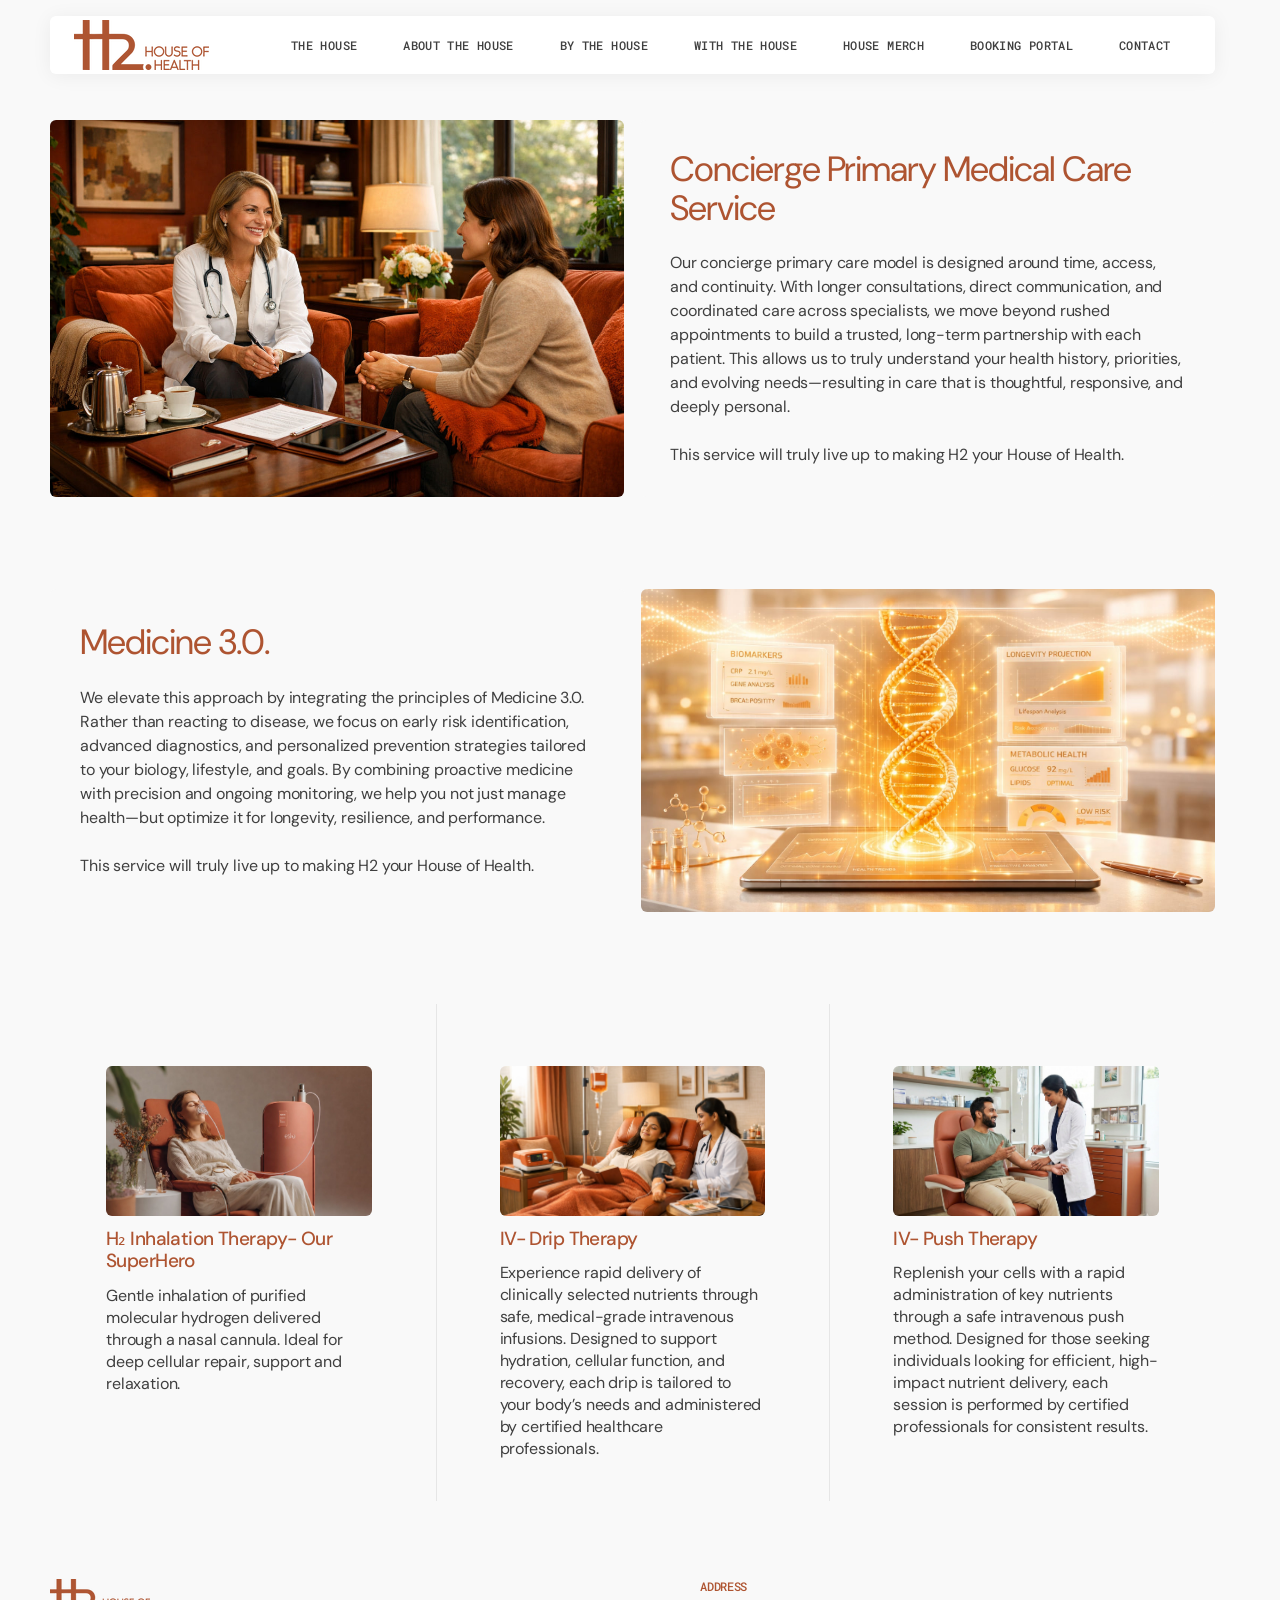
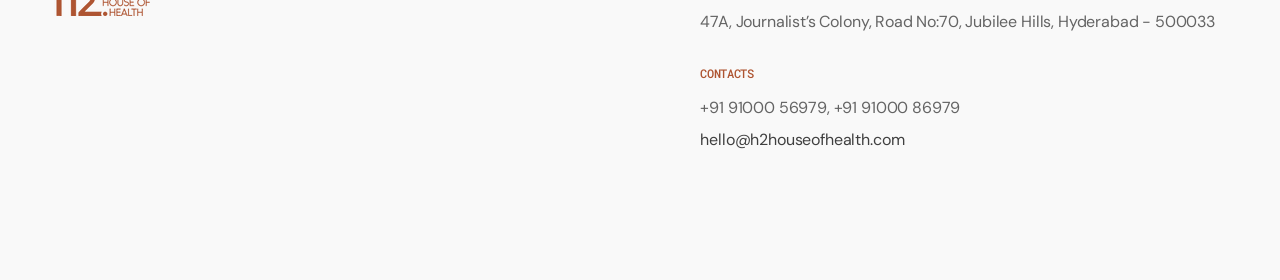
<file: pages/by-the-house.html>
<!doctype html>
<html
	class='no-js'
	data-scheme='light'
	lang='en'
	dir="ltr"
>
<head>
		<meta charset='utf-8'>
		<meta http-equiv='X-UA-Compatible' content='IE=edge'>
		<meta name='viewport' content='width=device-width,initial-scale=1'>
		<meta name='theme-color' content=''>
		<link rel='canonical' href='by-the-house.html'><link
				rel='icon'
				type='image/png'
				href='../cdn/shop/files/H2d33a.png?crop=center&amp;height=32&amp;v=1767874801&amp;width=32'
			><title>By The House</title>

		

		

<meta property="og:site_name" content="House of Health">
<meta property="og:url" content="by-the-house.html">
<meta property="og:title" content="By The House">
<meta property="og:type" content="website">
<meta property="og:description" content="House of Health"><meta name="twitter:card" content="summary_large_image">
<meta name="twitter:title" content="By The House">
<meta name="twitter:description" content="House of Health">


		<script src='../cdn/shop/t/2/assets/constants5310.js?v=57430444635880596041767860006' defer='defer'></script>
		<script src='../cdn/shop/t/2/assets/pubsubb4f1.js?v=2921868252632587581767860006' defer='defer'></script>
		<script src='../cdn/shop/t/2/assets/global8c0a.js?v=69555043828941998821767860006' defer='defer'></script>

		<script>
			function calculateScrollbarWidth() {
				const scrollbarWidth =
					window.innerWidth - document.documentElement.clientWidth
				document.documentElement.style.setProperty(
					'--scrollbar-width',
					scrollbarWidth + 'px'
				)
			}

			function calculateVh() {
				let vh = window.innerHeight * 0.01
				document.documentElement.style.setProperty('--vh', `${vh}px`)
			}

			window.addEventListener('load', calculateScrollbarWidth)
			window.addEventListener('resize', calculateScrollbarWidth)

			window.addEventListener('load', calculateVh)
			window.addEventListener('resize', calculateVh)
		</script>
<style data-theme-style>
			@font-face {
  font-family: "DM Sans";
  font-weight: 400;
  font-style: normal;
  font-display: swap;
  src: url("../cdn/fonts/dm_sans/dmsans_n4.ec80bd4dd7e1a334c969c265873491ae56018d72.woff2") format("woff2"),
       url("../cdn/fonts/dm_sans/dmsans_n4.87bdd914d8a61247b911147ae68e754d695c58a6.woff") format("woff");
}

			@font-face {
  font-family: "DM Sans";
  font-weight: 400;
  font-style: normal;
  font-display: swap;
  src: url("../cdn/fonts/dm_sans/dmsans_n4.ec80bd4dd7e1a334c969c265873491ae56018d72.woff2") format("woff2"),
       url("../cdn/fonts/dm_sans/dmsans_n4.87bdd914d8a61247b911147ae68e754d695c58a6.woff") format("woff");
}

			Liquid error (layout/theme line 88): font_face can only be used with a font drop
			@font-face {
  font-family: "Roboto Mono";
  font-weight: 500;
  font-style: normal;
  font-display: swap;
  src: url("../cdn/fonts/roboto_mono/robotomono_n5.29a963c13062654edff960e0fc0769528bdca7e5.woff2") format("woff2"),
       url("../cdn/fonts/roboto_mono/robotomono_n5.ba11b9a58fc32158ddb2acccd36cc62c012f4109.woff") format("woff");
}

			@font-face {
  font-family: "Roboto Mono";
  font-weight: 500;
  font-style: normal;
  font-display: swap;
  src: url("../cdn/fonts/roboto_mono/robotomono_n5.29a963c13062654edff960e0fc0769528bdca7e5.woff2") format("woff2"),
       url("../cdn/fonts/roboto_mono/robotomono_n5.ba11b9a58fc32158ddb2acccd36cc62c012f4109.woff") format("woff");
}

			@font-face {
  font-family: "DM Sans";
  font-weight: 500;
  font-style: normal;
  font-display: swap;
  src: url("../cdn/fonts/dm_sans/dmsans_n5.8a0f1984c77eb7186ceb87c4da2173ff65eb012e.woff2") format("woff2"),
       url("../cdn/fonts/dm_sans/dmsans_n5.9ad2e755a89e15b3d6c53259daad5fc9609888e6.woff") format("woff");
}

			@font-face {
  font-family: "DM Sans";
  font-weight: 400;
  font-style: normal;
  font-display: swap;
  src: url("../cdn/fonts/dm_sans/dmsans_n4.ec80bd4dd7e1a334c969c265873491ae56018d72.woff2") format("woff2"),
       url("../cdn/fonts/dm_sans/dmsans_n4.87bdd914d8a61247b911147ae68e754d695c58a6.woff") format("woff");
}

			@font-face {
  font-family: "Roboto Mono";
  font-weight: 500;
  font-style: normal;
  font-display: swap;
  src: url("../cdn/fonts/roboto_mono/robotomono_n5.29a963c13062654edff960e0fc0769528bdca7e5.woff2") format("woff2"),
       url("../cdn/fonts/roboto_mono/robotomono_n5.ba11b9a58fc32158ddb2acccd36cc62c012f4109.woff") format("woff");
}

			@font-face {
  font-family: "DM Sans";
  font-weight: 400;
  font-style: normal;
  font-display: swap;
  src: url("../cdn/fonts/dm_sans/dmsans_n4.ec80bd4dd7e1a334c969c265873491ae56018d72.woff2") format("woff2"),
       url("../cdn/fonts/dm_sans/dmsans_n4.87bdd914d8a61247b911147ae68e754d695c58a6.woff") format("woff");
}

			@font-face {
  font-family: "DM Sans";
  font-weight: 400;
  font-style: normal;
  font-display: swap;
  src: url("../cdn/fonts/dm_sans/dmsans_n4.ec80bd4dd7e1a334c969c265873491ae56018d72.woff2") format("woff2"),
       url("../cdn/fonts/dm_sans/dmsans_n4.87bdd914d8a61247b911147ae68e754d695c58a6.woff") format("woff");
}

			@font-face {
  font-family: "DM Sans";
  font-weight: 400;
  font-style: normal;
  font-display: swap;
  src: url("../cdn/fonts/dm_sans/dmsans_n4.ec80bd4dd7e1a334c969c265873491ae56018d72.woff2") format("woff2"),
       url("../cdn/fonts/dm_sans/dmsans_n4.87bdd914d8a61247b911147ae68e754d695c58a6.woff") format("woff");
}

			@font-face {
  font-family: "DM Sans";
  font-weight: 300;
  font-style: normal;
  font-display: swap;
  src: url("../cdn/fonts/dm_sans/dmsans_n3.d218434bb518134511e5205d90c23cfb8a1b261b.woff2") format("woff2"),
       url("../cdn/fonts/dm_sans/dmsans_n3.0c324a11de656e0e3f656188ad5de9ff34f70c04.woff") format("woff");
}

			@font-face {
  font-family: "DM Sans";
  font-weight: 400;
  font-style: normal;
  font-display: swap;
  src: url("../cdn/fonts/dm_sans/dmsans_n4.ec80bd4dd7e1a334c969c265873491ae56018d72.woff2") format("woff2"),
       url("../cdn/fonts/dm_sans/dmsans_n4.87bdd914d8a61247b911147ae68e754d695c58a6.woff") format("woff");
}

			@font-face {
  font-family: "DM Sans";
  font-weight: 500;
  font-style: normal;
  font-display: swap;
  src: url("../cdn/fonts/dm_sans/dmsans_n5.8a0f1984c77eb7186ceb87c4da2173ff65eb012e.woff2") format("woff2"),
       url("../cdn/fonts/dm_sans/dmsans_n5.9ad2e755a89e15b3d6c53259daad5fc9609888e6.woff") format("woff");
}

			@font-face {
  font-family: "DM Sans";
  font-weight: 700;
  font-style: normal;
  font-display: swap;
  src: url("../cdn/fonts/dm_sans/dmsans_n7.97e21d81502002291ea1de8aefb79170c6946ce5.woff2") format("woff2"),
       url("../cdn/fonts/dm_sans/dmsans_n7.af5c214f5116410ca1d53a2090665620e78e2e1b.woff") format("woff");
}

			@font-face {
  font-family: "DM Sans";
  font-weight: 400;
  font-style: italic;
  font-display: swap;
  src: url("../cdn/fonts/dm_sans/dmsans_i4.b8fe05e69ee95d5a53155c346957d8cbf5081c1a.woff2") format("woff2"),
       url("../cdn/fonts/dm_sans/dmsans_i4.403fe28ee2ea63e142575c0aa47684d65f8c23a0.woff") format("woff");
}

			@font-face {
  font-family: "DM Sans";
  font-weight: 400;
  font-style: normal;
  font-display: swap;
  src: url("../cdn/fonts/dm_sans/dmsans_n4.ec80bd4dd7e1a334c969c265873491ae56018d72.woff2") format("woff2"),
       url("../cdn/fonts/dm_sans/dmsans_n4.87bdd914d8a61247b911147ae68e754d695c58a6.woff") format("woff");
}

			@font-face {
  font-family: "DM Sans";
  font-weight: 500;
  font-style: normal;
  font-display: swap;
  src: url("../cdn/fonts/dm_sans/dmsans_n5.8a0f1984c77eb7186ceb87c4da2173ff65eb012e.woff2") format("woff2"),
       url("../cdn/fonts/dm_sans/dmsans_n5.9ad2e755a89e15b3d6c53259daad5fc9609888e6.woff") format("woff");
}

			
			
			@font-face {
  font-family: "DM Sans";
  font-weight: 400;
  font-style: italic;
  font-display: swap;
  src: url("../cdn/fonts/dm_sans/dmsans_i4.b8fe05e69ee95d5a53155c346957d8cbf5081c1a.woff2") format("woff2"),
       url("../cdn/fonts/dm_sans/dmsans_i4.403fe28ee2ea63e142575c0aa47684d65f8c23a0.woff") format("woff");
}

			@font-face {
  font-family: "DM Sans";
  font-weight: 700;
  font-style: italic;
  font-display: swap;
  src: url("../cdn/fonts/dm_sans/dmsans_i7.52b57f7d7342eb7255084623d98ab83fd96e7f9b.woff2") format("woff2"),
       url("../cdn/fonts/dm_sans/dmsans_i7.d5e14ef18a1d4a8ce78a4187580b4eb1759c2eda.woff") format("woff");
}


			
			  :root,
			  [data-scheme=light] .color-background-1 {
			    --color-background: 249,249,249;
			    --color-background-secondary: 255,255,255;
			    --color-background-tertiary: 239,239,234;
			    
			      --gradient-background: #f9f9f9;
			    
			    --color-foreground: 63, 63, 63;
			    --color-foreground-secondary: 63, 63, 63;
			    --color-foreground-tertiary: 175, 175, 175;
			    --color-foreground-title: 174, 84, 49;

			    --color-button-text: 255, 255, 255;
			    --color-button-text-hover: 255, 255, 255;
			    --color-button: 174, 84, 49;
			    --color-button-hover: 174, 84, 49;

					--color-button-secondary-background: 63, 63, 63;
			    --color-button-secondary-background-hover: 39, 39, 36;

			    --color-button-secondary-text: 255, 255, 255;
			    --color-button-secondary-text-hover: 255, 255, 255;

			    --color-button-tertiary-text: 63, 63, 63;
			    --color-button-tertiary-text-hover: 63, 63, 63;

					   --color-button-tertiary-background: 241, 241, 241;
			    --color-button-tertiary-background-hover: 238, 238, 238;

					   --color-button-tertiary-border: , , ;
			    --color-button-tertiary-border-hover: , , ;

					--color-card-price-new: 63, 63, 63;
			       --color-card-price-old: 153, 153, 153;

					--colors_marker_background: 255, 255, 255;
					--color-accent: 63, 63, 63;
			    --color-overlay: 255, 255, 255;
			    --color-border-input: 241, 241, 241;
			    --color-border-input-hover: 241, 241, 241;
			    --color-background-input: 241, 241, 241;
			    --color-background-input-hover: 241, 241, 241;
			    --color-border: 230, 230, 230;
			    --color-badge-background: 66, 119, 253;
			    --color-badge-text: 255, 255, 255;
			  }
			  @media (prefers-color-scheme: light) {
			    :root,
			    [data-scheme=auto] .color-background-1 {
			      --color-background: 249,249,249;
			      --color-background-secondary: 255,255,255;
			      --color-background-tertiary: 239,239,234;
			      
			        --gradient-background: #f9f9f9;
			      
			      --color-foreground: 63, 63, 63;
			      --color-foreground-secondary: 63, 63, 63;
			      --color-foreground-tertiary: 175, 175, 175;
			      --color-foreground-title: 174, 84, 49;

			      --color-button-text: 255, 255, 255;
			      --color-button-text-hover: 255, 255, 255;
			      --color-button: 174, 84, 49;
			      --color-button-hover: 174, 84, 49;

			      --color-button-secondary-background: 63, 63, 63;
			    	--color-button-secondary-background-hover: 39, 39, 36;

						--color-button-secondary-text: 255, 255, 255;
			      --color-button-secondary-text-hover: 255, 255, 255;

			      --color-button-tertiary-text: 63, 63, 63;
			      --color-button-tertiary-text-hover: 63, 63, 63;

						--color-button-tertiary-background: 241, 241, 241;
			    	--color-button-tertiary-background-hover: 238, 238, 238;

						--color-button-tertiary-border: , , ;
			    	--color-button-tertiary-border-hover: , , ;

						--color-card-price-new: 63, 63, 63;
			       	--color-card-price-old: 153, 153, 153;

						--colors_marker_background: 255, 255, 255;
						--color-accent: 63, 63, 63;
			      --color-overlay: 255, 255, 255;
			      --color-border-input: 241, 241, 241;
			      --color-border-input-hover: 241, 241, 241;
			      --color-background-input: 241, 241, 241;
			      --color-background-input-hover: 241, 241, 241;
			      --color-border: 230, 230, 230;
			      --color-badge-background: 66, 119, 253;
			      --color-badge-text: 255, 255, 255;
			    }
			  }
			
			  
			  [data-scheme=light] .color-background-2 {
			    --color-background: 255,255,255;
			    --color-background-secondary: 241,241,241;
			    --color-background-tertiary: 239,239,234;
			    
			      --gradient-background: #ffffff;
			    
			    --color-foreground: 63, 63, 63;
			    --color-foreground-secondary: 109, 109, 109;
			    --color-foreground-tertiary: 109, 109, 109;
			    --color-foreground-title: 63, 63, 63;

			    --color-button-text: 63, 63, 63;
			    --color-button-text-hover: 63, 63, 63;
			    --color-button: 247, 212, 0;
			    --color-button-hover: 238, 210, 40;

					--color-button-secondary-background: 63, 63, 63;
			    --color-button-secondary-background-hover: 63, 63, 63;

			    --color-button-secondary-text: 255, 255, 255;
			    --color-button-secondary-text-hover: 255, 255, 255;

			    --color-button-tertiary-text: 63, 63, 63;
			    --color-button-tertiary-text-hover: 63, 63, 63;

					   --color-button-tertiary-background: 255, 255, 255;
			    --color-button-tertiary-background-hover: 255, 255, 255;

					   --color-button-tertiary-border: , , ;
			    --color-button-tertiary-border-hover: , , ;

					--color-card-price-new: 63, 63, 63;
			       --color-card-price-old: 153, 153, 153;

					--colors_marker_background: 255, 255, 255;
					--color-accent: 63, 63, 63;
			    --color-overlay: 245, 240, 237;
			    --color-border-input: 241, 241, 241;
			    --color-border-input-hover: 241, 241, 241;
			    --color-background-input: 255, 255, 255;
			    --color-background-input-hover: 255, 255, 255;
			    --color-border: 223, 223, 223;
			    --color-badge-background: 255, 255, 255;
			    --color-badge-text: 19, 19, 19;
			  }
			  @media (prefers-color-scheme: light) {
			    
			    [data-scheme=auto] .color-background-2 {
			      --color-background: 255,255,255;
			      --color-background-secondary: 241,241,241;
			      --color-background-tertiary: 239,239,234;
			      
			        --gradient-background: #ffffff;
			      
			      --color-foreground: 63, 63, 63;
			      --color-foreground-secondary: 109, 109, 109;
			      --color-foreground-tertiary: 109, 109, 109;
			      --color-foreground-title: 63, 63, 63;

			      --color-button-text: 63, 63, 63;
			      --color-button-text-hover: 63, 63, 63;
			      --color-button: 247, 212, 0;
			      --color-button-hover: 238, 210, 40;

			      --color-button-secondary-background: 63, 63, 63;
			    	--color-button-secondary-background-hover: 63, 63, 63;

						--color-button-secondary-text: 255, 255, 255;
			      --color-button-secondary-text-hover: 255, 255, 255;

			      --color-button-tertiary-text: 63, 63, 63;
			      --color-button-tertiary-text-hover: 63, 63, 63;

						--color-button-tertiary-background: 255, 255, 255;
			    	--color-button-tertiary-background-hover: 255, 255, 255;

						--color-button-tertiary-border: , , ;
			    	--color-button-tertiary-border-hover: , , ;

						--color-card-price-new: 63, 63, 63;
			       	--color-card-price-old: 153, 153, 153;

						--colors_marker_background: 255, 255, 255;
						--color-accent: 63, 63, 63;
			      --color-overlay: 245, 240, 237;
			      --color-border-input: 241, 241, 241;
			      --color-border-input-hover: 241, 241, 241;
			      --color-background-input: 255, 255, 255;
			      --color-background-input-hover: 255, 255, 255;
			      --color-border: 223, 223, 223;
			      --color-badge-background: 255, 255, 255;
			      --color-badge-text: 19, 19, 19;
			    }
			  }
			
			  
			  [data-scheme=light] .color-background-3 {
			    --color-background: 63,63,63;
			    --color-background-secondary: 83,85,81;
			    --color-background-tertiary: 51,51,51;
			    
			      --gradient-background: #3f3f3f;
			    
			    --color-foreground: 255, 255, 255;
			    --color-foreground-secondary: 249, 249, 249;
			    --color-foreground-tertiary: 255, 255, 255;
			    --color-foreground-title: 255, 255, 255;

			    --color-button-text: 63, 63, 63;
			    --color-button-text-hover: 63, 63, 63;
			    --color-button: 247, 212, 0;
			    --color-button-hover: 238, 210, 40;

					--color-button-secondary-background: 63, 63, 63;
			    --color-button-secondary-background-hover: 63, 63, 63;

			    --color-button-secondary-text: 255, 255, 255;
			    --color-button-secondary-text-hover: 255, 255, 255;

			    --color-button-tertiary-text: 249, 249, 249;
			    --color-button-tertiary-text-hover: 249, 249, 249;

					   --color-button-tertiary-background: 63, 63, 63;
			    --color-button-tertiary-background-hover: 119, 119, 119;

					   --color-button-tertiary-border: , , ;
			    --color-button-tertiary-border-hover: , , ;

					--color-card-price-new: 63, 63, 63;
			       --color-card-price-old: 153, 153, 153;

					--colors_marker_background: 255, 255, 255;
					--color-accent: 63, 63, 63;
			    --color-overlay: 19, 19, 19;
			    --color-border-input: 241, 241, 241;
			    --color-border-input-hover: 241, 241, 241;
			    --color-background-input: 63, 63, 63;
			    --color-background-input-hover: 63, 63, 63;
			    --color-border: 62, 62, 62;
			    --color-badge-background: 255, 255, 255;
			    --color-badge-text: 19, 19, 19;
			  }
			  @media (prefers-color-scheme: light) {
			    
			    [data-scheme=auto] .color-background-3 {
			      --color-background: 63,63,63;
			      --color-background-secondary: 83,85,81;
			      --color-background-tertiary: 51,51,51;
			      
			        --gradient-background: #3f3f3f;
			      
			      --color-foreground: 255, 255, 255;
			      --color-foreground-secondary: 249, 249, 249;
			      --color-foreground-tertiary: 255, 255, 255;
			      --color-foreground-title: 255, 255, 255;

			      --color-button-text: 63, 63, 63;
			      --color-button-text-hover: 63, 63, 63;
			      --color-button: 247, 212, 0;
			      --color-button-hover: 238, 210, 40;

			      --color-button-secondary-background: 63, 63, 63;
			    	--color-button-secondary-background-hover: 63, 63, 63;

						--color-button-secondary-text: 255, 255, 255;
			      --color-button-secondary-text-hover: 255, 255, 255;

			      --color-button-tertiary-text: 249, 249, 249;
			      --color-button-tertiary-text-hover: 249, 249, 249;

						--color-button-tertiary-background: 63, 63, 63;
			    	--color-button-tertiary-background-hover: 119, 119, 119;

						--color-button-tertiary-border: , , ;
			    	--color-button-tertiary-border-hover: , , ;

						--color-card-price-new: 63, 63, 63;
			       	--color-card-price-old: 153, 153, 153;

						--colors_marker_background: 255, 255, 255;
						--color-accent: 63, 63, 63;
			      --color-overlay: 19, 19, 19;
			      --color-border-input: 241, 241, 241;
			      --color-border-input-hover: 241, 241, 241;
			      --color-background-input: 63, 63, 63;
			      --color-background-input-hover: 63, 63, 63;
			      --color-border: 62, 62, 62;
			      --color-badge-background: 255, 255, 255;
			      --color-badge-text: 19, 19, 19;
			    }
			  }
			
			  
			  [data-scheme=light] .color-background-4 {
			    --color-background: 174,84,49;
			    --color-background-secondary: 255,251,229;
			    --color-background-tertiary: 239,239,234;
			    
			      --gradient-background: #ae5431;
			    
			    --color-foreground: 63, 63, 63;
			    --color-foreground-secondary: 119, 119, 119;
			    --color-foreground-tertiary: 175, 175, 175;
			    --color-foreground-title: 63, 63, 63;

			    --color-button-text: 249, 249, 249;
			    --color-button-text-hover: 249, 249, 249;
			    --color-button: 39, 39, 36;
			    --color-button-hover: 39, 39, 36;

					--color-button-secondary-background: 63, 63, 63;
			    --color-button-secondary-background-hover: 71, 71, 69;

			    --color-button-secondary-text: 255, 255, 255;
			    --color-button-secondary-text-hover: 255, 255, 255;

			    --color-button-tertiary-text: 63, 63, 63;
			    --color-button-tertiary-text-hover: 63, 63, 63;

					   --color-button-tertiary-background: 255, 255, 255;
			    --color-button-tertiary-background-hover: 255, 255, 255;

					   --color-button-tertiary-border: , , ;
			    --color-button-tertiary-border-hover: , , ;

					--color-card-price-new: 63, 63, 63;
			       --color-card-price-old: 153, 153, 153;

					--colors_marker_background: 255, 255, 255;
					--color-accent: 241, 229, 155;
			    --color-overlay: 255, 255, 255;
			    --color-border-input: 241, 241, 241;
			    --color-border-input-hover: 241, 241, 241;
			    --color-background-input: 241, 241, 241;
			    --color-background-input-hover: 241, 241, 241;
			    --color-border: 230, 230, 230;
			    --color-badge-background: 66, 119, 253;
			    --color-badge-text: 255, 255, 255;
			  }
			  @media (prefers-color-scheme: light) {
			    
			    [data-scheme=auto] .color-background-4 {
			      --color-background: 174,84,49;
			      --color-background-secondary: 255,251,229;
			      --color-background-tertiary: 239,239,234;
			      
			        --gradient-background: #ae5431;
			      
			      --color-foreground: 63, 63, 63;
			      --color-foreground-secondary: 119, 119, 119;
			      --color-foreground-tertiary: 175, 175, 175;
			      --color-foreground-title: 63, 63, 63;

			      --color-button-text: 249, 249, 249;
			      --color-button-text-hover: 249, 249, 249;
			      --color-button: 39, 39, 36;
			      --color-button-hover: 39, 39, 36;

			      --color-button-secondary-background: 63, 63, 63;
			    	--color-button-secondary-background-hover: 71, 71, 69;

						--color-button-secondary-text: 255, 255, 255;
			      --color-button-secondary-text-hover: 255, 255, 255;

			      --color-button-tertiary-text: 63, 63, 63;
			      --color-button-tertiary-text-hover: 63, 63, 63;

						--color-button-tertiary-background: 255, 255, 255;
			    	--color-button-tertiary-background-hover: 255, 255, 255;

						--color-button-tertiary-border: , , ;
			    	--color-button-tertiary-border-hover: , , ;

						--color-card-price-new: 63, 63, 63;
			       	--color-card-price-old: 153, 153, 153;

						--colors_marker_background: 255, 255, 255;
						--color-accent: 241, 229, 155;
			      --color-overlay: 255, 255, 255;
			      --color-border-input: 241, 241, 241;
			      --color-border-input-hover: 241, 241, 241;
			      --color-background-input: 241, 241, 241;
			      --color-background-input-hover: 241, 241, 241;
			      --color-border: 230, 230, 230;
			      --color-badge-background: 66, 119, 253;
			      --color-badge-text: 255, 255, 255;
			    }
			  }
			
			  
			  [data-scheme=light] .color-background-5 {
			    --color-background: 255,255,255;
			    --color-background-secondary: 243,244,241;
			    --color-background-tertiary: 243,244,241;
			    
			      --gradient-background: #ffffff;
			    
			    --color-foreground: 116, 116, 115;
			    --color-foreground-secondary: 119, 119, 119;
			    --color-foreground-tertiary: 175, 175, 175;
			    --color-foreground-title: 116, 116, 115;

			    --color-button-text: 235, 235, 235;
			    --color-button-text-hover: 235, 235, 235;
			    --color-button: 39, 39, 36;
			    --color-button-hover: 0, 0, 0;

					--color-button-secondary-background: 39, 39, 36;
			    --color-button-secondary-background-hover: 0, 0, 0;

			    --color-button-secondary-text: 235, 235, 235;
			    --color-button-secondary-text-hover: 235, 235, 235;

			    --color-button-tertiary-text: 63, 63, 63;
			    --color-button-tertiary-text-hover: 63, 63, 63;

					   --color-button-tertiary-background: 255, 255, 255;
			    --color-button-tertiary-background-hover: 249, 249, 249;

					   --color-button-tertiary-border: , , ;
			    --color-button-tertiary-border-hover: , , ;

					--color-card-price-new: 39, 39, 36;
			       --color-card-price-old: 119, 119, 119;

					--colors_marker_background: 255, 255, 255;
					--color-accent: 237, 91, 67;
			    --color-overlay: 243, 244, 241;
			    --color-border-input: 243, 244, 241;
			    --color-border-input-hover: 243, 244, 241;
			    --color-background-input: 243, 244, 241;
			    --color-background-input-hover: 243, 244, 241;
			    --color-border: 236, 236, 236;
			    --color-badge-background: 237, 91, 67;
			    --color-badge-text: 255, 255, 255;
			  }
			  @media (prefers-color-scheme: light) {
			    
			    [data-scheme=auto] .color-background-5 {
			      --color-background: 255,255,255;
			      --color-background-secondary: 243,244,241;
			      --color-background-tertiary: 243,244,241;
			      
			        --gradient-background: #ffffff;
			      
			      --color-foreground: 116, 116, 115;
			      --color-foreground-secondary: 119, 119, 119;
			      --color-foreground-tertiary: 175, 175, 175;
			      --color-foreground-title: 116, 116, 115;

			      --color-button-text: 235, 235, 235;
			      --color-button-text-hover: 235, 235, 235;
			      --color-button: 39, 39, 36;
			      --color-button-hover: 0, 0, 0;

			      --color-button-secondary-background: 39, 39, 36;
			    	--color-button-secondary-background-hover: 0, 0, 0;

						--color-button-secondary-text: 235, 235, 235;
			      --color-button-secondary-text-hover: 235, 235, 235;

			      --color-button-tertiary-text: 63, 63, 63;
			      --color-button-tertiary-text-hover: 63, 63, 63;

						--color-button-tertiary-background: 255, 255, 255;
			    	--color-button-tertiary-background-hover: 249, 249, 249;

						--color-button-tertiary-border: , , ;
			    	--color-button-tertiary-border-hover: , , ;

						--color-card-price-new: 39, 39, 36;
			       	--color-card-price-old: 119, 119, 119;

						--colors_marker_background: 255, 255, 255;
						--color-accent: 237, 91, 67;
			      --color-overlay: 243, 244, 241;
			      --color-border-input: 243, 244, 241;
			      --color-border-input-hover: 243, 244, 241;
			      --color-background-input: 243, 244, 241;
			      --color-background-input-hover: 243, 244, 241;
			      --color-border: 236, 236, 236;
			      --color-badge-background: 237, 91, 67;
			      --color-badge-text: 255, 255, 255;
			    }
			  }
			

			body, .color-background-1, .color-background-2, .color-background-3, .color-background-4, .color-background-5 {
			  color: rgba(var(--color-foreground));
			  background-color: rgb(var(--color-background));
			}

			:root {
			  --announcement-height: 0px;
			  --header-height: 0px;
			  --breadcrumbs-height: 0px;
			  --scrollbar-width: 0px;
			  --vh: 1vh;

			  --spaced-section: 5rem;

			  --font-body-family: "DM Sans", sans-serif;
			  --font-body-style: normal;
			  --font-body-weight: 400;

			  --font-body-scale: 1.6;
			  --font-body-line-height: 1.5;
			  --font-body-letter-spacing: -0.1em;

			  --font-heading-family: "DM Sans", sans-serif;
			  --font-heading-style: normal;
			  --font-heading-weight: 400;
			  --font-heading-letter-spacing: -0.3em;
			  --font-heading-line-height: 1.1;
			  --font-heading-text-transform: none;

			  --font-subtitle-family: "Roboto Mono", monospace;
			  --font-subtitle-style: normal;
			  --font-subtitle-weight: 500;
			  --font-subtitle-text-transform: uppercase;
			  --font-subtitle-scale: 1.24;

			  --font-heading-h1-scale: 1.27;
			  --font-heading-h2-scale: 1.17;
			  --font-heading-h3-scale: 1.0;
			  --font-heading-h4-scale: 1.0;
			  --font-heading-h5-scale: 1.0;
				--font-heading-h6-scale: 1.0;

			  --font-heading-card-family: "DM Sans", sans-serif;
			  --font-heading-card-style: normal;
			  --font-heading-card-weight: 500;
			  --font-text-card-family: "DM Sans", sans-serif;
			  --font-text-card-style: normal;
			  --font-text-card-weight: 400;

			  --font-heading-card-scale: 2.0;
			  --font-text-card-scale: 1.4;

			  --font-button-family: "Roboto Mono", monospace;
			  --font-button-style: normal;
			  --font-button-weight: 500;
			  --font-button-text-transform: uppercase;

			  --font-button-letter-spacing: 0.03em;
			  --font-subtitle-letter-spacing: 0.3em;
			  --font-badge-letter-spacing: -0.02em;
			  --font-menu-letter-spacing: 0.03em;
			  --font-big-menu-letter-spacing: -0.04em;

			  --font-header-menu-family: "Roboto Mono", monospace;
			  --font-header-menu-style: normal;
			  --font-header-menu-weight: 500;
			  --font-header-menu-text-transform: uppercase;

			  --font-footer-menu-family: "DM Sans", sans-serif;
			  --font-footer-menu-style: normal;
			  --font-footer-menu-weight: 400;
			  --font-footer-link-size: px;
			  --font-footer-bottom-link-size: px;

			  --font-popups-heading-family: "DM Sans", sans-serif;
			  --font-popups-heading-style: normal;
			  --font-popups-heading-weight: 400;
			  --font-popups-text-family: "DM Sans", sans-serif;
			  --font-popups-text-style: normal;
			  --font-popups-text-weight: 400;
			  --font-popup-heading-scale: 1.23;
			  --font-popup-desc-scale: 1.0;
			  --font-popup-text-scale: 1.07;
			  --font-notification-heading-scale: 1.0;
			  --font-notification-text-scale: 1.0;

			  --border-radius-main: 6px;
			  --border-radius-button: 100px;
			  --border-radius-badge: 30px;
			  --payment-terms-background-color: ;
			}

			@media screen and (min-width: 990px) {
			  :root {
			   --spaced-section: 16rem;
			  }
			}

			*,
			*::before,
			*::after {
			box-sizing: inherit;
			}

			html {
			  box-sizing: border-box;
			  font-size: 10px;
			  height: 100%;
			}

			body {
			  position: relative;
			  display: flex;
			  flex-direction: column;
			  min-height: 100%;
			  margin: 0;
			 	font-size: calc(var(--font-body-scale) * 1rem);
			  line-height: var(--font-body-line-height);
			  font-family: var(--font-body-family);
			  font-style: var(--font-body-style);
			  font-weight: var(--font-body-weight);
			  letter-spacing: calc(var(--font-body-letter-spacing) * 0.1);
			  overflow-x: hidden;
			}



			#MainContent {
			  flex-grow: 1;
			}
		</style>

		<style data-theme-style>
  
  [data-scheme=dark] .color-background-1 {
  	--color-background: 31, 31, 31;
  	--color-overlay: 0, 0, 0;
  	--gradient-background: rgb(31, 31, 31);
  	--color-foreground: 229, 229, 229;
  	--color-foreground-secondary: 169, 169, 169;
  	--color-foreground-tertiary: 169, 169, 169;
  	--color-foreground-title: 229, 229, 229;
  	--color-border-input: 53, 53, 53;
  	--color-border-input-hover: 63, 63, 63;
  	--color-background-input: 40, 40, 40;
  	--color-background-input-hover: 10, 10, 10;
  	--color-border: 53, 53, 53;
  	--color-announcement-bar: 0, 0, 0;
  	--color-announcement-bar-background-1: 0, 0, 0;
  	--alpha-link: 0.5;
  	--color-button: 53, 53, 53;
  	--color-button-hover: 33, 33, 33;
  	--color-button-text: 229, 229, 229;
  	--color-button-text-hover: 229, 229, 229;
  	--color-button-secondary-background: 53, 53, 53;
  	--color-button-secondary-background-hover: 63, 63, 63;
  	--color-button-secondary-text: 229, 229, 229;
  	--color-button-secondary-text-hover: 229, 229, 229;
		--color-button-tertiary-background:  229, 229, 229;
		--color-button-tertiary-background-hover: 255, 255, 255;
		--color-button-tertiary-border: 229, 229, 229;
		--color-button-tertiary-border-hover: 53, 53, 53;
  	--color-button-tertiary-text: 63, 63, 63;
  	--color-button-tertiary-text-hover: 63, 63, 63;
		--color-card-price-new: 255, 255, 255;
      --color-card-price-old: 229, 229, 229;
  	--alpha-button-background: 1;
  	--alpha-button-border: 1;
  	--color-placeholder-input: 229, 229, 229;
  	--color-error-background: 0, 0, 0;
  	--color-title-text: 229, 229, 229;
		--color-accent: 229, 229, 229;

		.slideshow-slide__title {
			--color-foreground-title: 174, 84, 49;
		}

		.slideshow-slide__desc {
			--color-foreground: 63, 63, 63;
		}

		.promo-block__overlay_light {
			--color-overlay: 255, 255, 255;
		}

		.promo-block__content_light, .aside-menu__promo-container_image {
			--color-foreground-title: 174, 84, 49;
			--color-foreground: 63, 63, 63;
		}

		.product-grid__content_title, .product-grid__content_wrapper, .product-grid__content_vendor,
		.product-grid__content .price, .product-grid__content .price--on-sale .price-item--regular,
		.product-grid__content_description, .product-grid__content_collection-title {
			--color-foreground-title: 174, 84, 49;
			--color-foreground: 63, 63, 63;
			--color-card-price-new: 63, 63, 63;
			--color-card-price-old: 153, 153, 153;
			--color-foreground-secondary: 63, 63, 63;
		}

		.collection-hero__inner_image, .slideshow-column__text-slider__wrapper_image {
			--color-foreground: 63, 63, 63;
			--color-foreground-title: 174, 84, 49;
		}
  }

  @media (prefers-color-scheme: dark) {
  	[data-scheme=auto] .color-background-1 {
  		--color-background: 31, 31, 31;
  		--gradient-background: rgb(31, 31, 31);
  		--color-overlay: 0, 0, 0;
  		--color-foreground: 229, 229, 229;
  		--color-foreground-secondary: 169, 169, 169;
  		--color-foreground-tertiary: 169, 169, 169;
  		--color-foreground-title: 229, 229, 229;
  		--color-border-input: 53, 53, 53;
  		--color-border-input-hover: 63, 63, 63;
  		--color-background-input: 40, 40, 40;
  		--color-background-input-hover: 10, 10, 10;
  		--color-border: 53, 53, 53;
  		--color-announcement-bar: 0, 0, 0;
  		--color-announcement-bar-background-1: 0, 0, 0;
  		--alpha-link: 0.5;
  		--color-button: 53, 53, 53;
  		--color-button-hover: 33, 33, 33;
  		--color-button-text: 229, 229, 229;
  		--color-button-text-hover: 229, 229, 229;
  		--color-button-secondary-background: 53, 53, 53;
  		--color-button-secondary-background-hover: 63, 63, 63;
  		--color-button-secondary-text: 229, 229, 229;
  		--color-button-secondary-text-hover: 229, 229, 229;
  		--color-button-tertiary-background:  229, 229, 229;
			--color-button-tertiary-background-hover: 255, 255, 255;
			--color-button-tertiary-border: 229, 229, 229;
			--color-button-tertiary-border-hover: 53, 53, 53;
  		--color-button-tertiary-text: 63, 63, 63;
  		--color-button-tertiary-text-hover: 63, 63, 63;
			--color-card-price-new: 255, 255, 255;
      --color-card-price-old: 229, 229, 229;
  		--alpha-button-background: 1;
  		--alpha-button-border: 1;
  		--color-placeholder-input: 229, 229, 229;
  		--color-error-background: 0, 0, 0;
  		--color-title-text: 229, 229, 229;
			--color-accent: 229, 229, 229;

			.slideshow-slide__title {
				--color-foreground-title: 174, 84, 49;
			}

			.slideshow-slide__desc {
				--color-foreground: 63, 63, 63;
			}

			.promo-block__content_light, .aside-menu__promo-container_image {
				--color-foreground-title: 174, 84, 49;
				--color-foreground: 63, 63, 63;
			}

			.product-grid__content_title, .product-grid__content_wrapper, .product-grid__content_vendor,
			.product-grid__content .price, .product-grid__content .price--on-sale .price-item--regular,
			.product-grid__content_description, .product-grid__content_collection-title {
				--color-foreground-title: 174, 84, 49;
				--color-foreground: 63, 63, 63;
				--color-card-price-new: 63, 63, 63;
				--color-card-price-old: 153, 153, 153;
				--color-foreground-secondary: 63, 63, 63;
			}

			.collection-hero__inner_image, .slideshow-column__text-slider__wrapper_image {
				--color-foreground: 63, 63, 63;
				--color-foreground-title: 174, 84, 49;
			}
  	}
  }
  
  [data-scheme=dark] .color-background-2 {
  	--color-background: 31, 31, 31;
  	--color-overlay: 0, 0, 0;
  	--gradient-background: rgb(31, 31, 31);
  	--color-foreground: 229, 229, 229;
  	--color-foreground-secondary: 169, 169, 169;
  	--color-foreground-tertiary: 169, 169, 169;
  	--color-foreground-title: 229, 229, 229;
  	--color-border-input: 53, 53, 53;
  	--color-border-input-hover: 63, 63, 63;
  	--color-background-input: 40, 40, 40;
  	--color-background-input-hover: 10, 10, 10;
  	--color-border: 53, 53, 53;
  	--color-announcement-bar: 0, 0, 0;
  	--color-announcement-bar-background-1: 0, 0, 0;
  	--alpha-link: 0.5;
  	--color-button: 53, 53, 53;
  	--color-button-hover: 33, 33, 33;
  	--color-button-text: 229, 229, 229;
  	--color-button-text-hover: 229, 229, 229;
  	--color-button-secondary-background: 53, 53, 53;
  	--color-button-secondary-background-hover: 63, 63, 63;
  	--color-button-secondary-text: 229, 229, 229;
  	--color-button-secondary-text-hover: 229, 229, 229;
		--color-button-tertiary-background:  229, 229, 229;
		--color-button-tertiary-background-hover: 255, 255, 255;
		--color-button-tertiary-border: 229, 229, 229;
		--color-button-tertiary-border-hover: 53, 53, 53;
  	--color-button-tertiary-text: 63, 63, 63;
  	--color-button-tertiary-text-hover: 63, 63, 63;
		--color-card-price-new: 255, 255, 255;
      --color-card-price-old: 229, 229, 229;
  	--alpha-button-background: 1;
  	--alpha-button-border: 1;
  	--color-placeholder-input: 229, 229, 229;
  	--color-error-background: 0, 0, 0;
  	--color-title-text: 229, 229, 229;
		--color-accent: 229, 229, 229;

		.slideshow-slide__title {
			--color-foreground-title: 63, 63, 63;
		}

		.slideshow-slide__desc {
			--color-foreground: 63, 63, 63;
		}

		.promo-block__overlay_light {
			--color-overlay: 245, 240, 237;
		}

		.promo-block__content_light, .aside-menu__promo-container_image {
			--color-foreground-title: 63, 63, 63;
			--color-foreground: 63, 63, 63;
		}

		.product-grid__content_title, .product-grid__content_wrapper, .product-grid__content_vendor,
		.product-grid__content .price, .product-grid__content .price--on-sale .price-item--regular,
		.product-grid__content_description, .product-grid__content_collection-title {
			--color-foreground-title: 63, 63, 63;
			--color-foreground: 63, 63, 63;
			--color-card-price-new: 63, 63, 63;
			--color-card-price-old: 153, 153, 153;
			--color-foreground-secondary: 109, 109, 109;
		}

		.collection-hero__inner_image, .slideshow-column__text-slider__wrapper_image {
			--color-foreground: 63, 63, 63;
			--color-foreground-title: 63, 63, 63;
		}
  }

  @media (prefers-color-scheme: dark) {
  	[data-scheme=auto] .color-background-2 {
  		--color-background: 31, 31, 31;
  		--gradient-background: rgb(31, 31, 31);
  		--color-overlay: 0, 0, 0;
  		--color-foreground: 229, 229, 229;
  		--color-foreground-secondary: 169, 169, 169;
  		--color-foreground-tertiary: 169, 169, 169;
  		--color-foreground-title: 229, 229, 229;
  		--color-border-input: 53, 53, 53;
  		--color-border-input-hover: 63, 63, 63;
  		--color-background-input: 40, 40, 40;
  		--color-background-input-hover: 10, 10, 10;
  		--color-border: 53, 53, 53;
  		--color-announcement-bar: 0, 0, 0;
  		--color-announcement-bar-background-1: 0, 0, 0;
  		--alpha-link: 0.5;
  		--color-button: 53, 53, 53;
  		--color-button-hover: 33, 33, 33;
  		--color-button-text: 229, 229, 229;
  		--color-button-text-hover: 229, 229, 229;
  		--color-button-secondary-background: 53, 53, 53;
  		--color-button-secondary-background-hover: 63, 63, 63;
  		--color-button-secondary-text: 229, 229, 229;
  		--color-button-secondary-text-hover: 229, 229, 229;
  		--color-button-tertiary-background:  229, 229, 229;
			--color-button-tertiary-background-hover: 255, 255, 255;
			--color-button-tertiary-border: 229, 229, 229;
			--color-button-tertiary-border-hover: 53, 53, 53;
  		--color-button-tertiary-text: 63, 63, 63;
  		--color-button-tertiary-text-hover: 63, 63, 63;
			--color-card-price-new: 255, 255, 255;
      --color-card-price-old: 229, 229, 229;
  		--alpha-button-background: 1;
  		--alpha-button-border: 1;
  		--color-placeholder-input: 229, 229, 229;
  		--color-error-background: 0, 0, 0;
  		--color-title-text: 229, 229, 229;
			--color-accent: 229, 229, 229;

			.slideshow-slide__title {
				--color-foreground-title: 63, 63, 63;
			}

			.slideshow-slide__desc {
				--color-foreground: 63, 63, 63;
			}

			.promo-block__content_light, .aside-menu__promo-container_image {
				--color-foreground-title: 63, 63, 63;
				--color-foreground: 63, 63, 63;
			}

			.product-grid__content_title, .product-grid__content_wrapper, .product-grid__content_vendor,
			.product-grid__content .price, .product-grid__content .price--on-sale .price-item--regular,
			.product-grid__content_description, .product-grid__content_collection-title {
				--color-foreground-title: 63, 63, 63;
				--color-foreground: 63, 63, 63;
				--color-card-price-new: 63, 63, 63;
				--color-card-price-old: 153, 153, 153;
				--color-foreground-secondary: 109, 109, 109;
			}

			.collection-hero__inner_image, .slideshow-column__text-slider__wrapper_image {
				--color-foreground: 63, 63, 63;
				--color-foreground-title: 63, 63, 63;
			}
  	}
  }
  
  [data-scheme=dark] .color-background-3 {
  	--color-background: 31, 31, 31;
  	--color-overlay: 0, 0, 0;
  	--gradient-background: rgb(31, 31, 31);
  	--color-foreground: 229, 229, 229;
  	--color-foreground-secondary: 169, 169, 169;
  	--color-foreground-tertiary: 169, 169, 169;
  	--color-foreground-title: 229, 229, 229;
  	--color-border-input: 53, 53, 53;
  	--color-border-input-hover: 63, 63, 63;
  	--color-background-input: 40, 40, 40;
  	--color-background-input-hover: 10, 10, 10;
  	--color-border: 53, 53, 53;
  	--color-announcement-bar: 0, 0, 0;
  	--color-announcement-bar-background-1: 0, 0, 0;
  	--alpha-link: 0.5;
  	--color-button: 53, 53, 53;
  	--color-button-hover: 33, 33, 33;
  	--color-button-text: 229, 229, 229;
  	--color-button-text-hover: 229, 229, 229;
  	--color-button-secondary-background: 53, 53, 53;
  	--color-button-secondary-background-hover: 63, 63, 63;
  	--color-button-secondary-text: 229, 229, 229;
  	--color-button-secondary-text-hover: 229, 229, 229;
		--color-button-tertiary-background:  229, 229, 229;
		--color-button-tertiary-background-hover: 255, 255, 255;
		--color-button-tertiary-border: 229, 229, 229;
		--color-button-tertiary-border-hover: 53, 53, 53;
  	--color-button-tertiary-text: 63, 63, 63;
  	--color-button-tertiary-text-hover: 63, 63, 63;
		--color-card-price-new: 255, 255, 255;
      --color-card-price-old: 229, 229, 229;
  	--alpha-button-background: 1;
  	--alpha-button-border: 1;
  	--color-placeholder-input: 229, 229, 229;
  	--color-error-background: 0, 0, 0;
  	--color-title-text: 229, 229, 229;
		--color-accent: 229, 229, 229;

		.slideshow-slide__title {
			--color-foreground-title: 255, 255, 255;
		}

		.slideshow-slide__desc {
			--color-foreground: 255, 255, 255;
		}

		.promo-block__overlay_light {
			--color-overlay: 19, 19, 19;
		}

		.promo-block__content_light, .aside-menu__promo-container_image {
			--color-foreground-title: 255, 255, 255;
			--color-foreground: 255, 255, 255;
		}

		.product-grid__content_title, .product-grid__content_wrapper, .product-grid__content_vendor,
		.product-grid__content .price, .product-grid__content .price--on-sale .price-item--regular,
		.product-grid__content_description, .product-grid__content_collection-title {
			--color-foreground-title: 255, 255, 255;
			--color-foreground: 255, 255, 255;
			--color-card-price-new: 63, 63, 63;
			--color-card-price-old: 153, 153, 153;
			--color-foreground-secondary: 249, 249, 249;
		}

		.collection-hero__inner_image, .slideshow-column__text-slider__wrapper_image {
			--color-foreground: 255, 255, 255;
			--color-foreground-title: 255, 255, 255;
		}
  }

  @media (prefers-color-scheme: dark) {
  	[data-scheme=auto] .color-background-3 {
  		--color-background: 31, 31, 31;
  		--gradient-background: rgb(31, 31, 31);
  		--color-overlay: 0, 0, 0;
  		--color-foreground: 229, 229, 229;
  		--color-foreground-secondary: 169, 169, 169;
  		--color-foreground-tertiary: 169, 169, 169;
  		--color-foreground-title: 229, 229, 229;
  		--color-border-input: 53, 53, 53;
  		--color-border-input-hover: 63, 63, 63;
  		--color-background-input: 40, 40, 40;
  		--color-background-input-hover: 10, 10, 10;
  		--color-border: 53, 53, 53;
  		--color-announcement-bar: 0, 0, 0;
  		--color-announcement-bar-background-1: 0, 0, 0;
  		--alpha-link: 0.5;
  		--color-button: 53, 53, 53;
  		--color-button-hover: 33, 33, 33;
  		--color-button-text: 229, 229, 229;
  		--color-button-text-hover: 229, 229, 229;
  		--color-button-secondary-background: 53, 53, 53;
  		--color-button-secondary-background-hover: 63, 63, 63;
  		--color-button-secondary-text: 229, 229, 229;
  		--color-button-secondary-text-hover: 229, 229, 229;
  		--color-button-tertiary-background:  229, 229, 229;
			--color-button-tertiary-background-hover: 255, 255, 255;
			--color-button-tertiary-border: 229, 229, 229;
			--color-button-tertiary-border-hover: 53, 53, 53;
  		--color-button-tertiary-text: 63, 63, 63;
  		--color-button-tertiary-text-hover: 63, 63, 63;
			--color-card-price-new: 255, 255, 255;
      --color-card-price-old: 229, 229, 229;
  		--alpha-button-background: 1;
  		--alpha-button-border: 1;
  		--color-placeholder-input: 229, 229, 229;
  		--color-error-background: 0, 0, 0;
  		--color-title-text: 229, 229, 229;
			--color-accent: 229, 229, 229;

			.slideshow-slide__title {
				--color-foreground-title: 255, 255, 255;
			}

			.slideshow-slide__desc {
				--color-foreground: 255, 255, 255;
			}

			.promo-block__content_light, .aside-menu__promo-container_image {
				--color-foreground-title: 255, 255, 255;
				--color-foreground: 255, 255, 255;
			}

			.product-grid__content_title, .product-grid__content_wrapper, .product-grid__content_vendor,
			.product-grid__content .price, .product-grid__content .price--on-sale .price-item--regular,
			.product-grid__content_description, .product-grid__content_collection-title {
				--color-foreground-title: 255, 255, 255;
				--color-foreground: 255, 255, 255;
				--color-card-price-new: 63, 63, 63;
				--color-card-price-old: 153, 153, 153;
				--color-foreground-secondary: 249, 249, 249;
			}

			.collection-hero__inner_image, .slideshow-column__text-slider__wrapper_image {
				--color-foreground: 255, 255, 255;
				--color-foreground-title: 255, 255, 255;
			}
  	}
  }
  
  [data-scheme=dark] .color-background-4 {
  	--color-background: 31, 31, 31;
  	--color-overlay: 0, 0, 0;
  	--gradient-background: rgb(31, 31, 31);
  	--color-foreground: 229, 229, 229;
  	--color-foreground-secondary: 169, 169, 169;
  	--color-foreground-tertiary: 169, 169, 169;
  	--color-foreground-title: 229, 229, 229;
  	--color-border-input: 53, 53, 53;
  	--color-border-input-hover: 63, 63, 63;
  	--color-background-input: 40, 40, 40;
  	--color-background-input-hover: 10, 10, 10;
  	--color-border: 53, 53, 53;
  	--color-announcement-bar: 0, 0, 0;
  	--color-announcement-bar-background-1: 0, 0, 0;
  	--alpha-link: 0.5;
  	--color-button: 53, 53, 53;
  	--color-button-hover: 33, 33, 33;
  	--color-button-text: 229, 229, 229;
  	--color-button-text-hover: 229, 229, 229;
  	--color-button-secondary-background: 53, 53, 53;
  	--color-button-secondary-background-hover: 63, 63, 63;
  	--color-button-secondary-text: 229, 229, 229;
  	--color-button-secondary-text-hover: 229, 229, 229;
		--color-button-tertiary-background:  229, 229, 229;
		--color-button-tertiary-background-hover: 255, 255, 255;
		--color-button-tertiary-border: 229, 229, 229;
		--color-button-tertiary-border-hover: 53, 53, 53;
  	--color-button-tertiary-text: 63, 63, 63;
  	--color-button-tertiary-text-hover: 63, 63, 63;
		--color-card-price-new: 255, 255, 255;
      --color-card-price-old: 229, 229, 229;
  	--alpha-button-background: 1;
  	--alpha-button-border: 1;
  	--color-placeholder-input: 229, 229, 229;
  	--color-error-background: 0, 0, 0;
  	--color-title-text: 229, 229, 229;
		--color-accent: 229, 229, 229;

		.slideshow-slide__title {
			--color-foreground-title: 63, 63, 63;
		}

		.slideshow-slide__desc {
			--color-foreground: 63, 63, 63;
		}

		.promo-block__overlay_light {
			--color-overlay: 255, 255, 255;
		}

		.promo-block__content_light, .aside-menu__promo-container_image {
			--color-foreground-title: 63, 63, 63;
			--color-foreground: 63, 63, 63;
		}

		.product-grid__content_title, .product-grid__content_wrapper, .product-grid__content_vendor,
		.product-grid__content .price, .product-grid__content .price--on-sale .price-item--regular,
		.product-grid__content_description, .product-grid__content_collection-title {
			--color-foreground-title: 63, 63, 63;
			--color-foreground: 63, 63, 63;
			--color-card-price-new: 63, 63, 63;
			--color-card-price-old: 153, 153, 153;
			--color-foreground-secondary: 119, 119, 119;
		}

		.collection-hero__inner_image, .slideshow-column__text-slider__wrapper_image {
			--color-foreground: 63, 63, 63;
			--color-foreground-title: 63, 63, 63;
		}
  }

  @media (prefers-color-scheme: dark) {
  	[data-scheme=auto] .color-background-4 {
  		--color-background: 31, 31, 31;
  		--gradient-background: rgb(31, 31, 31);
  		--color-overlay: 0, 0, 0;
  		--color-foreground: 229, 229, 229;
  		--color-foreground-secondary: 169, 169, 169;
  		--color-foreground-tertiary: 169, 169, 169;
  		--color-foreground-title: 229, 229, 229;
  		--color-border-input: 53, 53, 53;
  		--color-border-input-hover: 63, 63, 63;
  		--color-background-input: 40, 40, 40;
  		--color-background-input-hover: 10, 10, 10;
  		--color-border: 53, 53, 53;
  		--color-announcement-bar: 0, 0, 0;
  		--color-announcement-bar-background-1: 0, 0, 0;
  		--alpha-link: 0.5;
  		--color-button: 53, 53, 53;
  		--color-button-hover: 33, 33, 33;
  		--color-button-text: 229, 229, 229;
  		--color-button-text-hover: 229, 229, 229;
  		--color-button-secondary-background: 53, 53, 53;
  		--color-button-secondary-background-hover: 63, 63, 63;
  		--color-button-secondary-text: 229, 229, 229;
  		--color-button-secondary-text-hover: 229, 229, 229;
  		--color-button-tertiary-background:  229, 229, 229;
			--color-button-tertiary-background-hover: 255, 255, 255;
			--color-button-tertiary-border: 229, 229, 229;
			--color-button-tertiary-border-hover: 53, 53, 53;
  		--color-button-tertiary-text: 63, 63, 63;
  		--color-button-tertiary-text-hover: 63, 63, 63;
			--color-card-price-new: 255, 255, 255;
      --color-card-price-old: 229, 229, 229;
  		--alpha-button-background: 1;
  		--alpha-button-border: 1;
  		--color-placeholder-input: 229, 229, 229;
  		--color-error-background: 0, 0, 0;
  		--color-title-text: 229, 229, 229;
			--color-accent: 229, 229, 229;

			.slideshow-slide__title {
				--color-foreground-title: 63, 63, 63;
			}

			.slideshow-slide__desc {
				--color-foreground: 63, 63, 63;
			}

			.promo-block__content_light, .aside-menu__promo-container_image {
				--color-foreground-title: 63, 63, 63;
				--color-foreground: 63, 63, 63;
			}

			.product-grid__content_title, .product-grid__content_wrapper, .product-grid__content_vendor,
			.product-grid__content .price, .product-grid__content .price--on-sale .price-item--regular,
			.product-grid__content_description, .product-grid__content_collection-title {
				--color-foreground-title: 63, 63, 63;
				--color-foreground: 63, 63, 63;
				--color-card-price-new: 63, 63, 63;
				--color-card-price-old: 153, 153, 153;
				--color-foreground-secondary: 119, 119, 119;
			}

			.collection-hero__inner_image, .slideshow-column__text-slider__wrapper_image {
				--color-foreground: 63, 63, 63;
				--color-foreground-title: 63, 63, 63;
			}
  	}
  }
  
  [data-scheme=dark] .color-background-5 {
  	--color-background: 31, 31, 31;
  	--color-overlay: 0, 0, 0;
  	--gradient-background: rgb(31, 31, 31);
  	--color-foreground: 229, 229, 229;
  	--color-foreground-secondary: 169, 169, 169;
  	--color-foreground-tertiary: 169, 169, 169;
  	--color-foreground-title: 229, 229, 229;
  	--color-border-input: 53, 53, 53;
  	--color-border-input-hover: 63, 63, 63;
  	--color-background-input: 40, 40, 40;
  	--color-background-input-hover: 10, 10, 10;
  	--color-border: 53, 53, 53;
  	--color-announcement-bar: 0, 0, 0;
  	--color-announcement-bar-background-1: 0, 0, 0;
  	--alpha-link: 0.5;
  	--color-button: 53, 53, 53;
  	--color-button-hover: 33, 33, 33;
  	--color-button-text: 229, 229, 229;
  	--color-button-text-hover: 229, 229, 229;
  	--color-button-secondary-background: 53, 53, 53;
  	--color-button-secondary-background-hover: 63, 63, 63;
  	--color-button-secondary-text: 229, 229, 229;
  	--color-button-secondary-text-hover: 229, 229, 229;
		--color-button-tertiary-background:  229, 229, 229;
		--color-button-tertiary-background-hover: 255, 255, 255;
		--color-button-tertiary-border: 229, 229, 229;
		--color-button-tertiary-border-hover: 53, 53, 53;
  	--color-button-tertiary-text: 63, 63, 63;
  	--color-button-tertiary-text-hover: 63, 63, 63;
		--color-card-price-new: 255, 255, 255;
      --color-card-price-old: 229, 229, 229;
  	--alpha-button-background: 1;
  	--alpha-button-border: 1;
  	--color-placeholder-input: 229, 229, 229;
  	--color-error-background: 0, 0, 0;
  	--color-title-text: 229, 229, 229;
		--color-accent: 229, 229, 229;

		.slideshow-slide__title {
			--color-foreground-title: 116, 116, 115;
		}

		.slideshow-slide__desc {
			--color-foreground: 116, 116, 115;
		}

		.promo-block__overlay_light {
			--color-overlay: 243, 244, 241;
		}

		.promo-block__content_light, .aside-menu__promo-container_image {
			--color-foreground-title: 116, 116, 115;
			--color-foreground: 116, 116, 115;
		}

		.product-grid__content_title, .product-grid__content_wrapper, .product-grid__content_vendor,
		.product-grid__content .price, .product-grid__content .price--on-sale .price-item--regular,
		.product-grid__content_description, .product-grid__content_collection-title {
			--color-foreground-title: 116, 116, 115;
			--color-foreground: 116, 116, 115;
			--color-card-price-new: 39, 39, 36;
			--color-card-price-old: 119, 119, 119;
			--color-foreground-secondary: 119, 119, 119;
		}

		.collection-hero__inner_image, .slideshow-column__text-slider__wrapper_image {
			--color-foreground: 116, 116, 115;
			--color-foreground-title: 116, 116, 115;
		}
  }

  @media (prefers-color-scheme: dark) {
  	[data-scheme=auto] .color-background-5 {
  		--color-background: 31, 31, 31;
  		--gradient-background: rgb(31, 31, 31);
  		--color-overlay: 0, 0, 0;
  		--color-foreground: 229, 229, 229;
  		--color-foreground-secondary: 169, 169, 169;
  		--color-foreground-tertiary: 169, 169, 169;
  		--color-foreground-title: 229, 229, 229;
  		--color-border-input: 53, 53, 53;
  		--color-border-input-hover: 63, 63, 63;
  		--color-background-input: 40, 40, 40;
  		--color-background-input-hover: 10, 10, 10;
  		--color-border: 53, 53, 53;
  		--color-announcement-bar: 0, 0, 0;
  		--color-announcement-bar-background-1: 0, 0, 0;
  		--alpha-link: 0.5;
  		--color-button: 53, 53, 53;
  		--color-button-hover: 33, 33, 33;
  		--color-button-text: 229, 229, 229;
  		--color-button-text-hover: 229, 229, 229;
  		--color-button-secondary-background: 53, 53, 53;
  		--color-button-secondary-background-hover: 63, 63, 63;
  		--color-button-secondary-text: 229, 229, 229;
  		--color-button-secondary-text-hover: 229, 229, 229;
  		--color-button-tertiary-background:  229, 229, 229;
			--color-button-tertiary-background-hover: 255, 255, 255;
			--color-button-tertiary-border: 229, 229, 229;
			--color-button-tertiary-border-hover: 53, 53, 53;
  		--color-button-tertiary-text: 63, 63, 63;
  		--color-button-tertiary-text-hover: 63, 63, 63;
			--color-card-price-new: 255, 255, 255;
      --color-card-price-old: 229, 229, 229;
  		--alpha-button-background: 1;
  		--alpha-button-border: 1;
  		--color-placeholder-input: 229, 229, 229;
  		--color-error-background: 0, 0, 0;
  		--color-title-text: 229, 229, 229;
			--color-accent: 229, 229, 229;

			.slideshow-slide__title {
				--color-foreground-title: 116, 116, 115;
			}

			.slideshow-slide__desc {
				--color-foreground: 116, 116, 115;
			}

			.promo-block__content_light, .aside-menu__promo-container_image {
				--color-foreground-title: 116, 116, 115;
				--color-foreground: 116, 116, 115;
			}

			.product-grid__content_title, .product-grid__content_wrapper, .product-grid__content_vendor,
			.product-grid__content .price, .product-grid__content .price--on-sale .price-item--regular,
			.product-grid__content_description, .product-grid__content_collection-title {
				--color-foreground-title: 116, 116, 115;
				--color-foreground: 116, 116, 115;
				--color-card-price-new: 39, 39, 36;
				--color-card-price-old: 119, 119, 119;
				--color-foreground-secondary: 119, 119, 119;
			}

			.collection-hero__inner_image, .slideshow-column__text-slider__wrapper_image {
				--color-foreground: 116, 116, 115;
				--color-foreground-title: 116, 116, 115;
			}
  	}
  }
  
  [data-scheme=dark] {
  	--color-background: 31, 31, 31;
  	--color-background-secondary: 35, 35, 35;
  	--color-background-tertiary: 51, 51, 51;
  	--gradient-background: rgb(31, 31, 31);
  	--color-overlay: 0, 0, 0;
  	--color-foreground: 229, 229, 229;
  	--color-foreground-secondary: 169, 169, 169;
  	--color-foreground-tertiary: 169, 169, 169;
  	--color-foreground-title: 229, 229, 229;
  	--color-border-input: 53, 53, 53;
		--color-border-input-hover: 63, 63, 63;
		--color-background-input: 40, 40, 40;
		--color-background-input-hover: 10, 10, 10;
  	--color-border: 53, 53, 53;
  	--color-announcement-bar: 0, 0, 0;
  	--color-announcement-bar-background-1: 0, 0, 0;
  	--alpha-link: 0.5;
  	--color-button: 53, 53, 53;
  	--color-button-hover: 33, 33, 33;
  	--color-button-text: 229, 229, 229;
  	--color-button-text-hover: 229, 229, 229;
  	--color-button-secondary-background: 53, 53, 53;
  	--color-button-secondary-background-hover: 63, 63, 63;
  	--color-button-secondary-text: 229, 229, 229;
  	--color-button-secondary-text-hover: 229, 229, 229;
  	--color-button-tertiary-background:  229, 229, 229;
		--color-button-tertiary-background-hover: 255, 255, 255;
		--color-button-tertiary-border: 229, 229, 229;
		--color-button-tertiary-border-hover: 53, 53, 53;
  	--color-button-tertiary-text: 63, 63, 63;
  	--color-button-tertiary-text-hover: 63, 63, 63;
		--color-card-price-new: 255, 255, 255;
      --color-card-price-old: 229, 229, 229;
  	--alpha-button-background: 1;
  	--alpha-button-border: 1;
  	--color-placeholder-input: 229, 229, 229;
  	--color-error-background: 0, 0, 0;
  	--color-title-text: 229, 229, 229;
		--color-accent: 229, 229, 229;

  	.color-background-1 {
			--color-background: 31, 31, 31;
			--color-background-secondary: 35, 35, 35;
		}
		.color-background-2 {
			--color-background: 40, 40, 40;
			--color-background-secondary: 45, 45, 45;
			--gradient-background: rgb(40, 40, 40);
		}
		.color-background-3 {
			--color-background: 50, 50, 50;
			--color-background-secondary: 55, 55, 55;
			--gradient-background: rgb(50, 50, 50);
		}
  }
  @media (prefers-color-scheme: dark) {
  	[data-scheme=auto] {
  		--color-background: 31, 31, 31;
  		--color-background-secondary: 35, 35, 35;
			--color-background-tertiary: 51, 51, 51;
  		--gradient-background: rgb(31, 31, 31);
  		--color-overlay: 0, 0, 0;
  		--color-foreground: 229, 229, 229;
  		--color-foreground-secondary: 169, 169, 169;
  		--color-foreground-tertiary: 169, 169, 169;
  		--color-foreground-title: 229, 229, 229;
  		--color-border-input: 53, 53, 53;
  		--color-border-input-hover: 63, 63, 63;
  		--color-background-input: 40, 40, 40;
  		--color-background-input-hover: 10, 10, 10;
  		--color-border: 53, 53, 53;
  		--color-announcement-bar: 0, 0, 0;
  		--color-announcement-bar-background-1: 0, 0, 0;
  		--alpha-link: 0.5;
  		--color-button: 53, 53, 53;
  		--color-button-hover: 33, 33, 33;
  		--color-button-text: 229, 229, 229;
  		--color-button-text-hover: 229, 229, 229;
  		--color-button-secondary-background: 53, 53, 53;
  		--color-button-secondary-background-hover: 63, 63, 63;
  		--color-button-secondary-text: 229, 229, 229;
  		--color-button-secondary-text-hover: 229, 229, 229;
  		--color-button-tertiary-background:  229, 229, 229;
			--color-button-tertiary-background-hover: 255, 255, 255;
			--color-button-tertiary-border: 229, 229, 229;
			--color-button-tertiary-border-hover: 53, 53, 53;
  		--color-button-tertiary-text: 63, 63, 63;
  		--color-button-tertiary-text-hover: 63, 63, 63;
			--color-card-price-new: 255, 255, 255;
      --color-card-price-old: 229, 229, 229;
  		--alpha-button-background: 1;
  		--alpha-button-border: 1;
  		--color-placeholder-input: 229, 229, 229;
  		--color-error-background: 0, 0, 0;
  		--color-title-text: 229, 229, 229;
			--color-accent: 229, 229, 229;

  		.color-background-1 {
				--color-background: 31, 31, 31;
				--color-background-secondary: 35, 35, 35;
			}
			.color-background-2 {
				--color-background: 40, 40, 40;
				--color-background-secondary: 45, 45, 45;
				--gradient-background: rgb(40, 40, 40);
			}
			.color-background-3 {
				--color-background: 50, 50, 50;
				--color-background-secondary: 55, 55, 55;
				--gradient-background: rgb(50, 50, 50);
			}
  	}
  }
</style>

		<link href="../cdn/shop/t/2/assets/swiper-bundle.min96c6.css?v=12668117961245383911767860007" rel="stylesheet" type="text/css" media="all" />
		<link href="../cdn/shop/t/2/assets/base6aa0.css?v=88554727953089454991767860006" rel="stylesheet" type="text/css" media="all" />
<link href="../cdn/shop/t/2/assets/section-reviewsdaf3.css?v=81390343540735413491767860007" rel="stylesheet" type="text/css" media="all" />
<link
				rel='preload'
				as='font'
				href='../cdn/fonts/dm_sans/dmsans_n4.ec80bd4dd7e1a334c969c265873491ae56018d72.woff2'
				type='font/woff2'
				crossorigin
			><link
				rel='preload'
				as='font'
				href='../cdn/fonts/dm_sans/dmsans_n4.ec80bd4dd7e1a334c969c265873491ae56018d72.woff2'
				type='font/woff2'
				crossorigin
			><script>
			document.documentElement.className =
				document.documentElement.className.replace('no-js', 'js')
		</script>

		<script src='../cdn/shop/t/2/assets/jquery-3.6.018b9.js?v=32573363768646652941767860006' defer='defer'></script>
		<script
			src='../cdn/shop/t/2/assets/swiper-bundle.mind830.js?v=48835311402644994871767860007'
			defer='defer'
		></script>
		<script src='../cdn/shop/t/2/assets/product-cardd1d6.js?v=123087235738201492921767860006' defer='defer'></script>
		<script src='../cdn/shop/t/2/assets/popup31f1.js?v=98059479493515000501767860006' defer='defer'></script>

		
			<script src='../cdn/shop/t/2/assets/scroll-top3c4c.js?v=108468994375008898021767860007' defer='defer'></script>
		

		<script>
			let cscoDarkMode = {}

			;(function () {
				const body = document.querySelector('html[data-scheme]')

				cscoDarkMode = {
					init: function (e) {
						this.initMode(e)
						window
							.matchMedia('(prefers-color-scheme: dark)')
							.addListener((e) => {
								this.initMode(e)
							})

						window.addEventListener('load', () => {
							const toggleBtns = document.querySelectorAll(
								'.header__toggle-scheme'
							)
							toggleBtns.forEach((btn) => {
								btn.addEventListener('click', (e) => {
									e.preventDefault()
									if ('auto' === body.getAttribute('data-scheme')) {
										if (
											window.matchMedia('(prefers-color-scheme: dark)').matches
										) {
											cscoDarkMode.changeScheme('light', true)
										} else if (
											window.matchMedia('(prefers-color-scheme: light)').matches
										) {
											cscoDarkMode.changeScheme('dark', true)
										}
									} else {
										if ('dark' === body.getAttribute('data-scheme')) {
											cscoDarkMode.changeScheme('light', true)
										} else {
											cscoDarkMode.changeScheme('dark', true)
										}
									}
								})
							})
						})
					},
					initMode: function (e) {
						let siteScheme = false
						switch (
							'light' // Field. User’s system preference.
						) {
							case 'dark':
								siteScheme = 'dark'
								break
							case 'light':
								siteScheme = 'light'
								break
							case 'system':
								siteScheme = 'auto'
								break
						}
						if ('false') {
							// Field. Enable dark/light mode toggle.
							if ('light' === localStorage.getItem('_color_schema')) {
								siteScheme = 'light'
							}
							if ('dark' === localStorage.getItem('_color_schema')) {
								siteScheme = 'dark'
							}
						}
						if (siteScheme && siteScheme !== body.getAttribute('data-scheme')) {
							this.changeScheme(siteScheme, false)
						}
					},
					changeScheme: function (siteScheme, cookie) {
						body.classList.add('scheme-toggled')
						body.setAttribute('data-scheme', siteScheme)
						if (cookie) {
							localStorage.setItem('_color_schema', siteScheme)
						}
						setTimeout(() => {
							body.classList.remove('scheme-toggled')
						}, 100)
					},
				}
			})()

			cscoDarkMode.init()</script>

<style id="self-host-cleanup">
  .header__account, .header__cart, .menu-drawer__utility-links, .product-form, .product__buy-buttons, .pickup-availability { display: none !important; }
</style>
</head>

	<body class='template-page template-page'>
		<a class='skip-to-content-link button visually-hidden' href='#MainContent'>
			Skip to content
		</a>
		<div class='header__overlay'></div>
		<!-- BEGIN sections: header-group -->
<div id="shopify-section-sections--18594171453558__header" class="shopify-section shopify-section-group-header-group shopify-section-header"><link href="../cdn/shop/t/2/assets/component-loading-overlay0c09.css?v=107738899807785389401767860006" rel="stylesheet" type="text/css" media="all" />

<link href="../cdn/shop/t/2/assets/disclosure2660.css?v=129328899096176673761767860006" rel="stylesheet" type="text/css" media="all" />
<link href="../cdn/shop/t/2/assets/component-list-menu3c3c.css?v=154746204761966789181767860006" rel="stylesheet" type="text/css" media="all" />
<link href="../cdn/shop/t/2/assets/component-search3ffd.css?v=79510869460154824161767860006" rel="stylesheet" type="text/css" media="all" />
<link href="../cdn/shop/t/2/assets/template-collectiona4d8.css?v=11481421227486501491767860007" rel="stylesheet" type="text/css" media="all" />
<link href="../cdn/shop/t/2/assets/component-menu-drawerd019.css?v=171818776658021701911767860006" rel="stylesheet" type="text/css" media="all" />
<link href="../cdn/shop/t/2/assets/component-pricecb92.css?v=87562690447716920601767860006" rel="stylesheet" type="text/css" media="all" />
<link href="../cdn/shop/t/2/assets/component-cardaa31.css?v=110722116708356038621767860006" rel="stylesheet" type="text/css" media="all" />
<link href="../cdn/shop/t/2/assets/component-article-card1aa2.css?v=169349136585065231431767860006" rel="stylesheet" type="text/css" media="all" />
<link href="../cdn/shop/t/2/assets/component-predictive-searchfd41.css?v=49583656821205786451767860006" rel="stylesheet" type="text/css" media="all" />
<link href="../cdn/shop/t/2/assets/component-promo-block0c5f.css?v=74800072419923492321767860006" rel="stylesheet" type="text/css" media="all" />
<link href="../cdn/shop/t/2/assets/component-promo-menue7d6.css?v=82948175743839112151767860006" rel="stylesheet" type="text/css" media="all" />

<script src="../cdn/shop/t/2/assets/headerf9ec.js?v=153231982749539413421767860006" defer="defer"></script>

<style>
	header-drawer {
		flex-shrink: 0;
		display: flex;
		align-items: center;
	}

	@media screen and (min-width: 1100px) {
		header-drawer {
			display: none;
		}
	}

	.list-menu {
		list-style: none;
		padding: 0;
		margin: 0;
	}

	.list-menu--inline {
		display: inline-flex;
		flex-wrap: wrap;
	}

	.list-menu__item {
		display: flex;
		align-items: center;
	}

	

	
</style>

<script src="../cdn/shop/t/2/assets/details-disclosuredfdd.js?v=1726004357109453091767860006" defer="defer"></script>
<script src="../cdn/shop/t/2/assets/details-modalde42.js?v=35114827067106195941767860006" defer="defer"></script><sticky-header data-sticky-type="on-scroll-up" class="header-wrapper   container  header-wrapper--top-menu ">
	<div class="header-drawer-overlay"></div>
	<header class="header
		 header--left-logo 
		 
		"
		style ="
			
				--color-header-background: var(--color-background-secondary);
				--color-header-background-secondary: var(--color-background);
			
		"
	>
		

  <div class="header__left"><header-drawer data-breakpoint="tablet">
  <details class="menu-drawer-container">
    <summary
      class="header__icon header__icon--menu header__icon--summary link link--text focus-inset"
      aria-label="Menu"
    >
      <span>
        <svg class="icon icon-menu" width="18" height="18" viewBox="0 0 18 18" fill="none" xmlns="http://www.w3.org/2000/svg">
	<line x1="0.65" y1="5.85" x2="17.35" y2="5.85" stroke="currentColor" stroke-width="1.3" stroke-linecap="round"/>
	<line x1="0.65" y1="11.85" x2="17.35" y2="11.85" stroke="currentColor" stroke-width="1.3" stroke-linecap="round"/>
</svg>
        <svg class="icon icon-close" width="18" height="17" viewBox="0 0 18 17" fill="none" xmlns="http://www.w3.org/2000/svg">
	<path fill-rule="evenodd" clip-rule="evenodd" d="M17.1598 1.29872C17.399 1.05959 17.399 0.67189 17.1598 0.432764C16.9207 0.193638 16.533 0.193637 16.2939 0.432763L8.97099 7.75565L1.69766 0.48231C1.45853 0.243184 1.07083 0.243184 0.831703 0.48231C0.592577 0.721436 0.592576 1.10914 0.831702 1.34826L8.10504 8.6216L0.995386 15.7312C0.75626 15.9704 0.75626 16.3581 0.995386 16.5972C1.23451 16.8363 1.62221 16.8363 1.86134 16.5972L8.97099 9.48755L16.1302 16.6467C16.3693 16.8859 16.757 16.8859 16.9961 16.6467C17.2353 16.4076 17.2353 16.0199 16.9961 15.7808L9.83694 8.6216L17.1598 1.29872Z" fill="currentColor"/>
</svg>

      </span>
    </summary>
    <div
      id="menu-drawer"
      class="menu-drawer motion-reduce color-background-1"
      tabind
      ex="-1"
    >
      <div class="menu-drawer__inner-container">
        <div class="menu-drawer__navigation-container"><nav class="menu-drawer__navigation">
              <ul class="menu-drawer__menu list-menu" role="list"><li><a
                        href="../index.html"
                        class="menu-drawer__menu-item list-menu__item link link--text focus-inset"
                        
                        aria-label="The House"
                      >
                        The House
                      </a></li><li><a
                        href="about-us.html"
                        class="menu-drawer__menu-item list-menu__item link link--text focus-inset"
                        
                        aria-label="About The House"
                      >
                        About The House
                      </a></li><li><a
                        href="by-the-house.html"
                        class="menu-drawer__menu-item list-menu__item link link--text focus-inset menu-drawer__menu-item--active"
                        
                          aria-current="page"
                        
                        aria-label="By The House"
                      >
                        By The House
                      </a></li><li><a
                        href="with-the-house.html"
                        class="menu-drawer__menu-item list-menu__item link link--text focus-inset"
                        
                        aria-label="With The House"
                      >
                        With The House
                      </a></li><li><a
                        href="../collections/all.html"
                        class="menu-drawer__menu-item list-menu__item link link--text focus-inset"
                        
                        aria-label="House Merch"
                      >
                        House Merch
                      </a></li><li><a
                        href="/booking/"
                        class="menu-drawer__menu-item list-menu__item link link--text focus-inset"
                        
                        aria-label="Booking Portal"
                      >
                        Booking Portal
                      </a></li><li><a
                        href="contact.html"
                        class="menu-drawer__menu-item list-menu__item link link--text focus-inset"
                        
                        aria-label="Contact"
                      >
                        Contact
                      </a></li></ul>
            </nav><ul class="list list-social list-unstyled" role="list"></ul>
          

          <div class="menu-drawer__bottom"><div class="menu-drawer__bottom-right">
              
</div>
          </div>
        </div>
      </div>
    </div>
  </details>
</header-drawer>

<style data-theme-style>
  .header__heading-link {
    --header-heading-max-width: 135px;
  }
</style>


<a
  href="../index.html"
  class="header__heading-link link link--text focus-inset"
  aria-label="House of Health"
><img
      src="../cdn/shop/files/H2_Logo9664.png?v=1767874858&amp;width=135"
      class="header__heading-logo"
      width="1812"
      height="672"
      alt="House of Health"
    ></a>
<nav class="header__inline-menu">
        <ul class="list-menu list-menu--inline" role="list">

            
<li class="list-menu-item">
                <a
                  href="../index.html"
                  class="header__menu-item list-menu__item link focus-inset"
                  
                  aria-label="The House"
                >
                  <span title="The House">
                    The House
                  </span>
                </a>
              </li>

            
<li class="list-menu-item">
                <a
                  href="about-us.html"
                  class="header__menu-item list-menu__item link focus-inset"
                  
                  aria-label="About The House"
                >
                  <span title="About The House">
                    About The House
                  </span>
                </a>
              </li>

            
<li class="list-menu-item">
                <a
                  href="by-the-house.html"
                  class="header__menu-item list-menu__item link focus-inset"
                  
                    aria-current="page"
                  
                  aria-label="By The House"
                >
                  <span title="By The House">
                    By The House
                  </span>
                </a>
              </li>

            
<li class="list-menu-item">
                <a
                  href="with-the-house.html"
                  class="header__menu-item list-menu__item link focus-inset"
                  
                  aria-label="With The House"
                >
                  <span title="With The House">
                    With The House
                  </span>
                </a>
              </li>

            
<li class="list-menu-item">
                <a
                  href="../collections/all.html"
                  class="header__menu-item list-menu__item link focus-inset"
                  
                  aria-label="House Merch"
                >
                  <span title="House Merch">
                    House Merch
                  </span>
                </a>
              </li>

            
<li class="list-menu-item">
                <a
                  href="/booking/"
                  class="header__menu-item list-menu__item link focus-inset"
                  
                  aria-label="Booking Portal"
                >
                  <span title="Booking Portal">
                    Booking Portal
                  </span>
                </a>
              </li>

            
<li class="list-menu-item">
                <a
                  href="contact.html"
                  class="header__menu-item list-menu__item link focus-inset"
                  
                  aria-label="Contact"
                >
                  <span title="Contact">
                    Contact
                  </span>
                </a>
              </li></ul>
      </nav></div><div class="header__icons">
    
<div class="header__icons-wrapper"></div>
  </div>

  


	</header>
</sticky-header>



<script type="application/ld+json">
	{
		"@context": "http://schema.org",
		"@type": "Organization",
		"name": "House of Health",
		
			"logo": "https:files\/H2_Logo.png",
		
		"sameAs": [
			"",
			"",
			"",
			"",
			"",
			"",
			"",
			""
		],
		"url": "https:\/\/h2houseofhealth.com\/pages\/by-the-house"
	}
</script>

<script>
	const calcHeader = () => {
		const header = document.querySelector('.shopify-section-header');
		const headerObserver = new ResizeObserver(entries => {
			const headerHeight = header.getBoundingClientRect().height;
			const headerHeightTop = header.querySelector('.header__top')?.getBoundingClientRect().height || 0;
			const headerHeightBottom = header.querySelector('.header__inline-menu')?.getBoundingClientRect().height || 0; 
			if (header.querySelector('.header-wrapper').classList.contains('header-wrapper--bottom-menu') && 
			!header.querySelector('.header-wrapper').classList.contains('header-wrapper--full-width')) {
				document.documentElement.style.setProperty('--header-height', `${headerHeightTop + headerHeightBottom + 16 - 4}px`);
			}
			else {
				document.documentElement.style.setProperty('--header-height', `${headerHeight}px`);
			}
			document.documentElement.style.setProperty('--header-height-top', `${headerHeightTop}px`);
			document.documentElement.style.setProperty('--header-height-bottom', `${headerHeightBottom - 4}px`);

			//SearchModal
			const searchModal = document.querySelector("details-modal.header__search > details");
			if (searchModal) {
				const searchFormHeight = searchModal.querySelector('.header predictive-search').getBoundingClientRect().height || 0;
				const compStyle = getComputedStyle(searchModal.querySelector('.search__content'));
				const paddingTopSearch = parseInt(compStyle.paddingTop, 10);
				const marginTopInner = parseInt(getComputedStyle(searchModal.querySelector('.search__modal')).marginTop, 10);
				const topSearchHeight = searchFormHeight + paddingTopSearch + marginTopInner;
				searchModal.style.setProperty('--top-search-height', `${topSearchHeight}px`);
			}
		});

		if (header) headerObserver.observe(header);
	}

	calcHeader();;
						breadcrumbsObserver.observe(breadcrumbs);
					}
				};
				calcBreadcrumbs();;
			</script>
		</div>
	



		<main
			id='MainContent'
			class='content-for-layout focus-none background'
			role='main'
			tabindex='-1'
		>
			<div id="shopify-section-template--18594171158646__image_with_text_GzdheW" class="shopify-section image-with-text-section spaced-section"><link href="../cdn/shop/t/2/assets/section-image-with-text6db3.css?v=158843924763379946001767860007" rel="stylesheet" type="text/css" media="all" />
<style data-theme-style> #shopify-section-template--18594171158646__image_with_text_GzdheW
{

	padding-top: 4rem;



	padding-bottom: 4rem;

}


@media screen and (min-width: 750px) { #shopify-section-template--18594171158646__image_with_text_GzdheW {

	padding-top: 4.4rem;



	padding-bottom: 4.4rem;

} }


@media screen and (min-width: 1100px) and (max-width: 1359px) {
#shopify-section-template--18594171158646__image_with_text_GzdheW {

	padding-top: 4.6rem;



	padding-bottom: 4.6rem;

} }


@media screen and (min-width: 1360px) { #shopify-section-template--18594171158646__image_with_text_GzdheW {

	padding-top: 4.8rem;



	padding-bottom: 4.8rem;

} }

</style>

<div class='image-with-text image-standard-layout '>
	<div
		class='container'
	>
		<div class='image-with-text__wrapper '>
			<div class='image-with-text__grid image-with-text__grid--image_left'>
					
						<style data-theme-style>
							#shopify-section-template--18594171158646__image_with_text_GzdheW .image-with-text__media {
							  aspect-ratio: 16/9;
							}
						</style>
					
					<div class='image-with-text__media 16/9'><img src="../cdn/shop/files/H2_5938a344-6e65-46ff-a195-d7e4f06f10979023.jpg?v=1769761837&amp;width=1075" alt="" width="1075" height="716" loading="lazy" sizes="(min-width: 1100px) calc((50vw - 64px)), calc((100vw - 40px))">
</div>
					<div class='image-with-text__content color-background-1 image-with-text__content--left image-with-text__content--image_left'>
						


	<div
		class='section-header '
	>
		<div class='section-header__wrapper '>
<h2 class='section-header__title h2'>
					Concierge Primary Medical Care Service
				</h2>
			
		</div>
	</div>



						
							<div class='image-with-text__text richtext__content'>
								<p></p><p>Our concierge primary care model is designed around time, access, and continuity. With longer consultations, direct communication, and coordinated care across specialists, we move beyond rushed appointments to build a trusted, long-term partnership with each patient. This allows us to truly understand your health history, priorities, and evolving needs—resulting in care that is thoughtful, responsive, and deeply personal.</p><p></p><p></p><p>This service will truly live up to making H2 your House of Health.</p>
							</div>
						

						</div>
				</div>
			
		</div>
	</div>
</div>


</div><div id="shopify-section-template--18594171158646__image_with_text_gW3V4z" class="shopify-section image-with-text-section spaced-section"><link href="../cdn/shop/t/2/assets/section-image-with-text6db3.css?v=158843924763379946001767860007" rel="stylesheet" type="text/css" media="all" />
<style data-theme-style> #shopify-section-template--18594171158646__image_with_text_gW3V4z
{

	padding-top: 4rem;



	padding-bottom: 4rem;

}


@media screen and (min-width: 750px) { #shopify-section-template--18594171158646__image_with_text_gW3V4z {

	padding-top: 4.4rem;



	padding-bottom: 4.4rem;

} }


@media screen and (min-width: 1100px) and (max-width: 1359px) {
#shopify-section-template--18594171158646__image_with_text_gW3V4z {

	padding-top: 4.6rem;



	padding-bottom: 4.6rem;

} }


@media screen and (min-width: 1360px) { #shopify-section-template--18594171158646__image_with_text_gW3V4z {

	padding-top: 4.8rem;



	padding-bottom: 4.8rem;

} }

</style>

<div class='image-with-text image-standard-layout '>
	<div
		class='container'
	>
		<div class='image-with-text__wrapper '>
			<div class='image-with-text__grid image-with-text__grid--image_right'>
					
						<style data-theme-style>
							#shopify-section-template--18594171158646__image_with_text_gW3V4z .image-with-text__media {
							  aspect-ratio: 16/9;
							}
						</style>
					
					<div class='image-with-text__media 16/9'><img src="../cdn/shop/files/WhatsApp_Image_2026-01-31_at_17.51.0461e4.jpg?v=1769863851&amp;width=1536" alt="" width="1536" height="1024" loading="lazy" sizes="(min-width: 1100px) calc((50vw - 64px)), calc((100vw - 40px))">
</div>
					<div class='image-with-text__content color-background-1 image-with-text__content--left image-with-text__content--image_right'>
						


	<div
		class='section-header '
	>
		<div class='section-header__wrapper '>
<h2 class='section-header__title h2'>
					Medicine 3.0.
				</h2>
			
		</div>
	</div>



						
							<div class='image-with-text__text richtext__content'>
								<p></p><p>We elevate this approach by integrating the principles of Medicine 3.0. Rather than reacting to disease, we focus on early risk identification, advanced diagnostics, and personalized prevention strategies tailored to your biology, lifestyle, and goals. By combining proactive medicine with precision and ongoing monitoring, we help you not just manage health—but optimize it for longevity, resilience, and performance.</p><p></p><p>This service will truly live up to making H2 your House of Health.</p>
							</div>
						

						</div>
				</div>
			
		</div>
	</div>
</div>


</div><section id="shopify-section-template--18594171158646__multicolumn_nh7ye6" class="shopify-section spaced-section multicolumn-section"><link href="../cdn/shop/t/2/assets/section-multicolumnff88.css?v=92367687613528238051767860007" rel="stylesheet" type="text/css" media="all" />
<script src='../cdn/shop/t/2/assets/multicolumn50f2.js?v=134407009780501768551767860006' defer='defer'></script>

<style data-theme-style>
	 #shopify-section-template--18594171158646__multicolumn_nh7ye6
{

	padding-top: 4rem;



	padding-bottom: 4rem;

}


@media screen and (min-width: 750px) { #shopify-section-template--18594171158646__multicolumn_nh7ye6 {

	padding-top: 4.4rem;



	padding-bottom: 4.4rem;

} }


@media screen and (min-width: 1100px) and (max-width: 1359px) {
#shopify-section-template--18594171158646__multicolumn_nh7ye6 {

	padding-top: 4.6rem;



	padding-bottom: 4.6rem;

} }


@media screen and (min-width: 1360px) { #shopify-section-template--18594171158646__multicolumn_nh7ye6 {

	padding-top: 4.8rem;



	padding-bottom: 4.8rem;

} }

</style>



<div class='multicolumn section-template--18594171158646__multicolumn_nh7ye6-padding background'>
	<div class='container'><div class='multicolumn__wrapper'>
			<div class='multicolumn-list swiper swiper--multicolumn'><div class='swipe-on-mobile__nav no-js-hidden'>
						<div class='multicolumn__pagination swiper-pagination'></div>
					</div><div class='multicolumn-list__wrapper multicolumn-list__wrapper--3 multicolumn-list__wrapper--left swiper-wrapper'><div
							class='multicolumn-card multicolumn-list__item multicolumn-card--left swiper-slide'
							
						>
							
								
									<div
										class='multicolumn-card__picture 16/9'
									><div class='multicolumn-card__light-mode  dark-image-blank '>
												
												<img src="../cdn/shop/files/WhatsApp_Image_2026-01-31_at_13.47.30ca31.jpg?v=1769851837&amp;width=3840" alt="" width="1536" height="1024.0" loading="lazy" sizes="100vw (min-width: 767px) 50vw" class="jarallax-img full" style="--slide-height: ;
											
													aspect-ratio: 16/9;
											
">
</div>

										<div class='multicolumn-card__dark-mode  image-blank '></div>
									</div>
								
<div class='multicolumn-card__info'>
										<h4 class='multicolumn-card__heading h4'>
											H₂ Inhalation Therapy- Our SuperHero
										</h4><p class='multicolumn-card__text richtext__content'>
											Gentle inhalation of purified molecular hydrogen delivered through a nasal cannula. Ideal for deep cellular repair, support and relaxation.
										</p></div></div><div
							class='multicolumn-card multicolumn-list__item multicolumn-card--left swiper-slide'
							
						>
							
								
									<div
										class='multicolumn-card__picture 16/9'
									><div class='multicolumn-card__light-mode  dark-image-blank '>
												
												<img src="../cdn/shop/files/H2..._1c245.jpg?v=1769761713&amp;width=3840" alt="" width="1075" height="716.0" loading="lazy" sizes="100vw (min-width: 767px) 50vw" class="jarallax-img full" style="--slide-height: ;
											
													aspect-ratio: 16/9;
											
">
</div>

										<div class='multicolumn-card__dark-mode  image-blank '></div>
									</div>
								
<div class='multicolumn-card__info'>
										<h4 class='multicolumn-card__heading h4'>
											IV- Drip Therapy
										</h4><p class='multicolumn-card__text richtext__content'>
											Experience rapid delivery of clinically selected nutrients through safe, medical-grade intravenous infusions. Designed to support hydration, cellular function, and recovery, each drip is tailored to your body’s needs and administered by certified healthcare professionals.
										</p></div></div><div
							class='multicolumn-card multicolumn-list__item multicolumn-card--left swiper-slide'
							
						>
							
								
									<div
										class='multicolumn-card__picture 16/9'
									><div class='multicolumn-card__light-mode  dark-image-blank '>
												
												<img src="../cdn/shop/files/H2.._1c245.jpg?v=1769761713&amp;width=3840" alt="" width="1238" height="830.0" loading="lazy" sizes="100vw (min-width: 767px) 50vw" class="jarallax-img full" style="--slide-height: ;
											
													aspect-ratio: 16/9;
											
">
</div>

										<div class='multicolumn-card__dark-mode  image-blank '></div>
									</div>
								
<div class='multicolumn-card__info'>
										<h4 class='multicolumn-card__heading h4'>
											IV- Push Therapy
										</h4><p class='multicolumn-card__text richtext__content'>
											Replenish your cells with a rapid administration of key nutrients through a safe intravenous push method. Designed for those seeking individuals looking for efficient, high-impact nutrient delivery, each session is performed by certified professionals for consistent results.
										</p></div></div></div>
			</div>
		</div>
	</div>
</div>


</section>
		</main>
		<!-- BEGIN sections: footer-group -->
<div id="shopify-section-sections--18594171388022__footer" class="shopify-section shopify-section-group-footer-group">
<link href="../cdn/shop/t/2/assets/section-footer0fee.css?v=63140962346552172401767860007" rel="stylesheet" type="text/css" media="all" /><link href="../cdn/shop/t/2/assets/component-accordionfbff.css?v=171755894998993840871767860006" rel="stylesheet" type="text/css" media="all" /><link href="../cdn/shop/t/2/assets/component-list-menu3c3c.css?v=154746204761966789181767860006" rel="stylesheet" type="text/css" media="all" /><link href="../cdn/shop/t/2/assets/component-list-payment5a38.css?v=90260064049172991221767860006" rel="stylesheet" type="text/css" media="all" /><link href="../cdn/shop/t/2/assets/component-list-social4e50.css?v=81147406308739076911767860006" rel="stylesheet" type="text/css" media="all" /><link href="../cdn/shop/t/2/assets/component-rteb3e3.css?v=12853503689466537201767860006" rel="stylesheet" type="text/css" media="all" /><link href="../cdn/shop/t/2/assets/disclosure2660.css?v=129328899096176673761767860006" rel="stylesheet" type="text/css" media="all" />

<script src='../cdn/shop/t/2/assets/footer3cb9.js?v=101849684690056204691767860006' defer='defer'></script>

<footer class='footer color-background-1 background'>
	<div class='footer__content-top'>
		
			<div class='container'>
				<div class='footer__blocks-wrapper'>
					
						<div
									class='footer-block footer-block--logo '
									
								>
									<a
										href='../index.html'
										class='footer__logo-link link link--text focus-inset'
										aria-label='House of Health'
									>
											<img src="../cdn/shop/files/H2_Logo846a.png?v=1767874858&amp;width=100" alt="House of Health" width="100" height="37.086092715231786" class="footer__logo">
</a></div>
						<div
									class='footer-block footer-block--contacts'
									
								><div class='footer-block__contacts'>
											<h5 class='footer-block__contacts-label subtitle h5'>
												Address
											</h5>
											<p class='footer-block__contacts-text'>
												47A, Journalist’s Colony, Road No:70, Jubilee Hills, Hyderabad - 500033
											</p>
										</div><div class='footer-block__contacts'>
											<h5 class='footer-block__contacts-label subtitle h5'>
												Contacts
											</h5><a
													href='tel:+91 91000 56979, +91 91000 86979'
													class='footer-block__contacts-text'
													aria-label='+91 91000 56979, +91 91000 86979'
												>
													+91 91000 56979, +91 91000 86979
												</a><a
													href='mailto:hello@h2houseofhealth.com'
													class='footer-block__contacts-text'
													aria-label='hello@h2houseofhealth.com'
												>
													hello@h2houseofhealth.com
												</a></div></div></div>
			</div></div>

	

	

	<div class='footer__content-bottom'>
		<div class='container'>
			<div class='footer__content-bottom-container'>
				<div class='footer__content-bottom-main'>
					<div class='footer__copyright'>
						<span class='copyright__content font-weight-medium'>
							
								&copy;
							
							
								2026
							
							
								<a href="../index.html" title="">House of Health</a>.
							
						</span>
						
					</div></div>
			</div>
		</div>
	</div>
</footer>


</div>
<!-- END sections: footer-group -->

		
			<button class="scroll-top focus-inset" aria-label="Scroll top">
  <svg width="20" height="20" viewBox="0 0 20 20" fill="none" xmlns="http://www.w3.org/2000/svg">
    <path d="M5 12.5L10 7.5L15 12.5" stroke="currentColor" stroke-width="1.5" stroke-linecap="round" stroke-linejoin="round"/>
  </svg>
</button>

		
<ul hidden>
			<li id='a11y-refresh-page-message'>
				Choosing a selection results in a full page refresh.
			</li>
		</ul>

		<script>
      window.routes = { predictive_search_url: '/search/suggest' };
      window.theme = {
        moneyFormat: "Rs. {{amount}}",
        quickviewMore: `View full Details`,
        reviews: `Reviews`
      }



		</script><style> .testimonials__slide-review {color: #000; font-size: 18px !important;}  /* Hide cart icon */.header__icon--cart,cart-notification,#cart-icon-bubble {display: none !important;}  /* Hide account icon */.header__icon--account,account-icon {display: none !important;} .numbered-items-card__text {font-size: 16px;} .multicolumn-card__picture .medium {width: 30%; height: auto; border-radius: 6px;} .blockquote .blockquote-section-header .section-header__subtitle {margin-right: 1rem !important;} .image-with-text__content--image_left .section-header,.image-with-text__content--image_right .section-header,.image-with-text__content--image_left .image-with-text__text,.image-with-text__content--image_right .image-with-text__text {max-width: 100%;} .footer__content-bottom-container {display: none;} .list-menu--inline .list-menu-item {margin: 0px 18px;} .header__menu-item:hover {color: #af5431;} .rich-text__heading {max-width: 100% !important;} .footer__content-top {padding-block: 2em 8em;} .rich-text__wrapper--column .rich-text__text {max-width: 100% !important;} @media only screen and (max-width: 768px) {.image-banner__heading {left: 0; transform: none; margin: 0px 22px; }} </style>
</body>
</html>
</file>
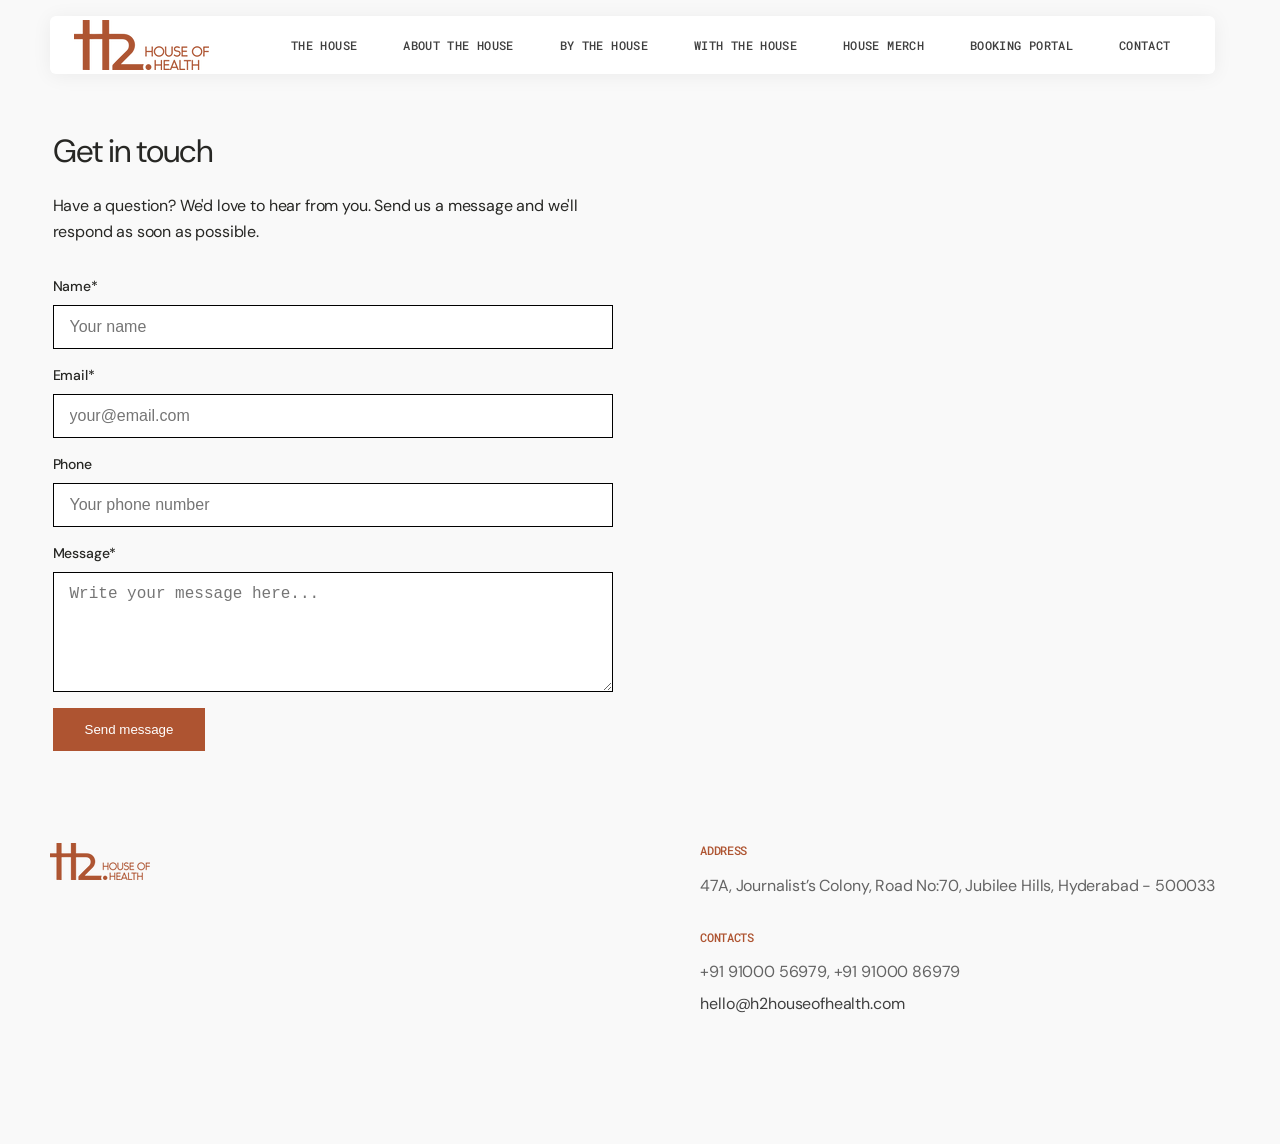
<file: pages/contact.html>
<!doctype html>
<html
	class='no-js'
	data-scheme='light'
	lang='en'
	dir="ltr"
>
<head>
		<meta charset='utf-8'>
		<meta http-equiv='X-UA-Compatible' content='IE=edge'>
		<meta name='viewport' content='width=device-width,initial-scale=1'>
		<meta name='theme-color' content=''>
		<link rel='canonical' href='contact.html'><link
				rel='icon'
				type='image/png'
				href='../cdn/shop/files/H2d33a.png?crop=center&amp;height=32&amp;v=1767874801&amp;width=32'
			><title>Contact</title>

		

		

<meta property="og:site_name" content="House of Health">
<meta property="og:url" content="contact.html">
<meta property="og:title" content="Contact">
<meta property="og:type" content="website">
<meta property="og:description" content="House of Health"><meta name="twitter:card" content="summary_large_image">
<meta name="twitter:title" content="Contact">
<meta name="twitter:description" content="House of Health">


		<script src='../cdn/shop/t/2/assets/constants5310.js?v=57430444635880596041767860006' defer='defer'></script>
		<script src='../cdn/shop/t/2/assets/pubsubb4f1.js?v=2921868252632587581767860006' defer='defer'></script>
		<script src='../cdn/shop/t/2/assets/global8c0a.js?v=69555043828941998821767860006' defer='defer'></script>

		<script>
			function calculateScrollbarWidth() {
				const scrollbarWidth =
					window.innerWidth - document.documentElement.clientWidth
				document.documentElement.style.setProperty(
					'--scrollbar-width',
					scrollbarWidth + 'px'
				)
			}

			function calculateVh() {
				let vh = window.innerHeight * 0.01
				document.documentElement.style.setProperty('--vh', `${vh}px`)
			}

			window.addEventListener('load', calculateScrollbarWidth)
			window.addEventListener('resize', calculateScrollbarWidth)

			window.addEventListener('load', calculateVh)
			window.addEventListener('resize', calculateVh)
		</script>
<style data-theme-style>
			@font-face {
  font-family: "DM Sans";
  font-weight: 400;
  font-style: normal;
  font-display: swap;
  src: url("../cdn/fonts/dm_sans/dmsans_n4.ec80bd4dd7e1a334c969c265873491ae56018d72.woff2") format("woff2"),
       url("../cdn/fonts/dm_sans/dmsans_n4.87bdd914d8a61247b911147ae68e754d695c58a6.woff") format("woff");
}

			@font-face {
  font-family: "DM Sans";
  font-weight: 400;
  font-style: normal;
  font-display: swap;
  src: url("../cdn/fonts/dm_sans/dmsans_n4.ec80bd4dd7e1a334c969c265873491ae56018d72.woff2") format("woff2"),
       url("../cdn/fonts/dm_sans/dmsans_n4.87bdd914d8a61247b911147ae68e754d695c58a6.woff") format("woff");
}

			Liquid error (layout/theme line 88): font_face can only be used with a font drop
			@font-face {
  font-family: "Roboto Mono";
  font-weight: 500;
  font-style: normal;
  font-display: swap;
  src: url("../cdn/fonts/roboto_mono/robotomono_n5.29a963c13062654edff960e0fc0769528bdca7e5.woff2") format("woff2"),
       url("../cdn/fonts/roboto_mono/robotomono_n5.ba11b9a58fc32158ddb2acccd36cc62c012f4109.woff") format("woff");
}

			@font-face {
  font-family: "Roboto Mono";
  font-weight: 500;
  font-style: normal;
  font-display: swap;
  src: url("../cdn/fonts/roboto_mono/robotomono_n5.29a963c13062654edff960e0fc0769528bdca7e5.woff2") format("woff2"),
       url("../cdn/fonts/roboto_mono/robotomono_n5.ba11b9a58fc32158ddb2acccd36cc62c012f4109.woff") format("woff");
}

			@font-face {
  font-family: "DM Sans";
  font-weight: 500;
  font-style: normal;
  font-display: swap;
  src: url("../cdn/fonts/dm_sans/dmsans_n5.8a0f1984c77eb7186ceb87c4da2173ff65eb012e.woff2") format("woff2"),
       url("../cdn/fonts/dm_sans/dmsans_n5.9ad2e755a89e15b3d6c53259daad5fc9609888e6.woff") format("woff");
}

			@font-face {
  font-family: "DM Sans";
  font-weight: 400;
  font-style: normal;
  font-display: swap;
  src: url("../cdn/fonts/dm_sans/dmsans_n4.ec80bd4dd7e1a334c969c265873491ae56018d72.woff2") format("woff2"),
       url("../cdn/fonts/dm_sans/dmsans_n4.87bdd914d8a61247b911147ae68e754d695c58a6.woff") format("woff");
}

			@font-face {
  font-family: "Roboto Mono";
  font-weight: 500;
  font-style: normal;
  font-display: swap;
  src: url("../cdn/fonts/roboto_mono/robotomono_n5.29a963c13062654edff960e0fc0769528bdca7e5.woff2") format("woff2"),
       url("../cdn/fonts/roboto_mono/robotomono_n5.ba11b9a58fc32158ddb2acccd36cc62c012f4109.woff") format("woff");
}

			@font-face {
  font-family: "DM Sans";
  font-weight: 400;
  font-style: normal;
  font-display: swap;
  src: url("../cdn/fonts/dm_sans/dmsans_n4.ec80bd4dd7e1a334c969c265873491ae56018d72.woff2") format("woff2"),
       url("../cdn/fonts/dm_sans/dmsans_n4.87bdd914d8a61247b911147ae68e754d695c58a6.woff") format("woff");
}

			@font-face {
  font-family: "DM Sans";
  font-weight: 400;
  font-style: normal;
  font-display: swap;
  src: url("../cdn/fonts/dm_sans/dmsans_n4.ec80bd4dd7e1a334c969c265873491ae56018d72.woff2") format("woff2"),
       url("../cdn/fonts/dm_sans/dmsans_n4.87bdd914d8a61247b911147ae68e754d695c58a6.woff") format("woff");
}

			@font-face {
  font-family: "DM Sans";
  font-weight: 400;
  font-style: normal;
  font-display: swap;
  src: url("../cdn/fonts/dm_sans/dmsans_n4.ec80bd4dd7e1a334c969c265873491ae56018d72.woff2") format("woff2"),
       url("../cdn/fonts/dm_sans/dmsans_n4.87bdd914d8a61247b911147ae68e754d695c58a6.woff") format("woff");
}

			@font-face {
  font-family: "DM Sans";
  font-weight: 300;
  font-style: normal;
  font-display: swap;
  src: url("../cdn/fonts/dm_sans/dmsans_n3.d218434bb518134511e5205d90c23cfb8a1b261b.woff2") format("woff2"),
       url("../cdn/fonts/dm_sans/dmsans_n3.0c324a11de656e0e3f656188ad5de9ff34f70c04.woff") format("woff");
}

			@font-face {
  font-family: "DM Sans";
  font-weight: 400;
  font-style: normal;
  font-display: swap;
  src: url("../cdn/fonts/dm_sans/dmsans_n4.ec80bd4dd7e1a334c969c265873491ae56018d72.woff2") format("woff2"),
       url("../cdn/fonts/dm_sans/dmsans_n4.87bdd914d8a61247b911147ae68e754d695c58a6.woff") format("woff");
}

			@font-face {
  font-family: "DM Sans";
  font-weight: 500;
  font-style: normal;
  font-display: swap;
  src: url("../cdn/fonts/dm_sans/dmsans_n5.8a0f1984c77eb7186ceb87c4da2173ff65eb012e.woff2") format("woff2"),
       url("../cdn/fonts/dm_sans/dmsans_n5.9ad2e755a89e15b3d6c53259daad5fc9609888e6.woff") format("woff");
}

			@font-face {
  font-family: "DM Sans";
  font-weight: 700;
  font-style: normal;
  font-display: swap;
  src: url("../cdn/fonts/dm_sans/dmsans_n7.97e21d81502002291ea1de8aefb79170c6946ce5.woff2") format("woff2"),
       url("../cdn/fonts/dm_sans/dmsans_n7.af5c214f5116410ca1d53a2090665620e78e2e1b.woff") format("woff");
}

			@font-face {
  font-family: "DM Sans";
  font-weight: 400;
  font-style: italic;
  font-display: swap;
  src: url("../cdn/fonts/dm_sans/dmsans_i4.b8fe05e69ee95d5a53155c346957d8cbf5081c1a.woff2") format("woff2"),
       url("../cdn/fonts/dm_sans/dmsans_i4.403fe28ee2ea63e142575c0aa47684d65f8c23a0.woff") format("woff");
}

			@font-face {
  font-family: "DM Sans";
  font-weight: 400;
  font-style: normal;
  font-display: swap;
  src: url("../cdn/fonts/dm_sans/dmsans_n4.ec80bd4dd7e1a334c969c265873491ae56018d72.woff2") format("woff2"),
       url("../cdn/fonts/dm_sans/dmsans_n4.87bdd914d8a61247b911147ae68e754d695c58a6.woff") format("woff");
}

			@font-face {
  font-family: "DM Sans";
  font-weight: 500;
  font-style: normal;
  font-display: swap;
  src: url("../cdn/fonts/dm_sans/dmsans_n5.8a0f1984c77eb7186ceb87c4da2173ff65eb012e.woff2") format("woff2"),
       url("../cdn/fonts/dm_sans/dmsans_n5.9ad2e755a89e15b3d6c53259daad5fc9609888e6.woff") format("woff");
}

			
			
			@font-face {
  font-family: "DM Sans";
  font-weight: 400;
  font-style: italic;
  font-display: swap;
  src: url("../cdn/fonts/dm_sans/dmsans_i4.b8fe05e69ee95d5a53155c346957d8cbf5081c1a.woff2") format("woff2"),
       url("../cdn/fonts/dm_sans/dmsans_i4.403fe28ee2ea63e142575c0aa47684d65f8c23a0.woff") format("woff");
}

			@font-face {
  font-family: "DM Sans";
  font-weight: 700;
  font-style: italic;
  font-display: swap;
  src: url("../cdn/fonts/dm_sans/dmsans_i7.52b57f7d7342eb7255084623d98ab83fd96e7f9b.woff2") format("woff2"),
       url("../cdn/fonts/dm_sans/dmsans_i7.d5e14ef18a1d4a8ce78a4187580b4eb1759c2eda.woff") format("woff");
}


			
			  :root,
			  [data-scheme=light] .color-background-1 {
			    --color-background: 249,249,249;
			    --color-background-secondary: 255,255,255;
			    --color-background-tertiary: 239,239,234;
			    
			      --gradient-background: #f9f9f9;
			    
			    --color-foreground: 63, 63, 63;
			    --color-foreground-secondary: 63, 63, 63;
			    --color-foreground-tertiary: 175, 175, 175;
			    --color-foreground-title: 174, 84, 49;

			    --color-button-text: 255, 255, 255;
			    --color-button-text-hover: 255, 255, 255;
			    --color-button: 174, 84, 49;
			    --color-button-hover: 174, 84, 49;

					--color-button-secondary-background: 63, 63, 63;
			    --color-button-secondary-background-hover: 39, 39, 36;

			    --color-button-secondary-text: 255, 255, 255;
			    --color-button-secondary-text-hover: 255, 255, 255;

			    --color-button-tertiary-text: 63, 63, 63;
			    --color-button-tertiary-text-hover: 63, 63, 63;

					   --color-button-tertiary-background: 241, 241, 241;
			    --color-button-tertiary-background-hover: 238, 238, 238;

					   --color-button-tertiary-border: , , ;
			    --color-button-tertiary-border-hover: , , ;

					--color-card-price-new: 63, 63, 63;
			       --color-card-price-old: 153, 153, 153;

					--colors_marker_background: 255, 255, 255;
					--color-accent: 63, 63, 63;
			    --color-overlay: 255, 255, 255;
			    --color-border-input: 241, 241, 241;
			    --color-border-input-hover: 241, 241, 241;
			    --color-background-input: 241, 241, 241;
			    --color-background-input-hover: 241, 241, 241;
			    --color-border: 230, 230, 230;
			    --color-badge-background: 66, 119, 253;
			    --color-badge-text: 255, 255, 255;
			  }
			  @media (prefers-color-scheme: light) {
			    :root,
			    [data-scheme=auto] .color-background-1 {
			      --color-background: 249,249,249;
			      --color-background-secondary: 255,255,255;
			      --color-background-tertiary: 239,239,234;
			      
			        --gradient-background: #f9f9f9;
			      
			      --color-foreground: 63, 63, 63;
			      --color-foreground-secondary: 63, 63, 63;
			      --color-foreground-tertiary: 175, 175, 175;
			      --color-foreground-title: 174, 84, 49;

			      --color-button-text: 255, 255, 255;
			      --color-button-text-hover: 255, 255, 255;
			      --color-button: 174, 84, 49;
			      --color-button-hover: 174, 84, 49;

			      --color-button-secondary-background: 63, 63, 63;
			    	--color-button-secondary-background-hover: 39, 39, 36;

						--color-button-secondary-text: 255, 255, 255;
			      --color-button-secondary-text-hover: 255, 255, 255;

			      --color-button-tertiary-text: 63, 63, 63;
			      --color-button-tertiary-text-hover: 63, 63, 63;

						--color-button-tertiary-background: 241, 241, 241;
			    	--color-button-tertiary-background-hover: 238, 238, 238;

						--color-button-tertiary-border: , , ;
			    	--color-button-tertiary-border-hover: , , ;

						--color-card-price-new: 63, 63, 63;
			       	--color-card-price-old: 153, 153, 153;

						--colors_marker_background: 255, 255, 255;
						--color-accent: 63, 63, 63;
			      --color-overlay: 255, 255, 255;
			      --color-border-input: 241, 241, 241;
			      --color-border-input-hover: 241, 241, 241;
			      --color-background-input: 241, 241, 241;
			      --color-background-input-hover: 241, 241, 241;
			      --color-border: 230, 230, 230;
			      --color-badge-background: 66, 119, 253;
			      --color-badge-text: 255, 255, 255;
			    }
			  }
			
			  
			  [data-scheme=light] .color-background-2 {
			    --color-background: 255,255,255;
			    --color-background-secondary: 241,241,241;
			    --color-background-tertiary: 239,239,234;
			    
			      --gradient-background: #ffffff;
			    
			    --color-foreground: 63, 63, 63;
			    --color-foreground-secondary: 109, 109, 109;
			    --color-foreground-tertiary: 109, 109, 109;
			    --color-foreground-title: 63, 63, 63;

			    --color-button-text: 63, 63, 63;
			    --color-button-text-hover: 63, 63, 63;
			    --color-button: 247, 212, 0;
			    --color-button-hover: 238, 210, 40;

					--color-button-secondary-background: 63, 63, 63;
			    --color-button-secondary-background-hover: 63, 63, 63;

			    --color-button-secondary-text: 255, 255, 255;
			    --color-button-secondary-text-hover: 255, 255, 255;

			    --color-button-tertiary-text: 63, 63, 63;
			    --color-button-tertiary-text-hover: 63, 63, 63;

					   --color-button-tertiary-background: 255, 255, 255;
			    --color-button-tertiary-background-hover: 255, 255, 255;

					   --color-button-tertiary-border: , , ;
			    --color-button-tertiary-border-hover: , , ;

					--color-card-price-new: 63, 63, 63;
			       --color-card-price-old: 153, 153, 153;

					--colors_marker_background: 255, 255, 255;
					--color-accent: 63, 63, 63;
			    --color-overlay: 245, 240, 237;
			    --color-border-input: 241, 241, 241;
			    --color-border-input-hover: 241, 241, 241;
			    --color-background-input: 255, 255, 255;
			    --color-background-input-hover: 255, 255, 255;
			    --color-border: 223, 223, 223;
			    --color-badge-background: 255, 255, 255;
			    --color-badge-text: 19, 19, 19;
			  }
			  @media (prefers-color-scheme: light) {
			    
			    [data-scheme=auto] .color-background-2 {
			      --color-background: 255,255,255;
			      --color-background-secondary: 241,241,241;
			      --color-background-tertiary: 239,239,234;
			      
			        --gradient-background: #ffffff;
			      
			      --color-foreground: 63, 63, 63;
			      --color-foreground-secondary: 109, 109, 109;
			      --color-foreground-tertiary: 109, 109, 109;
			      --color-foreground-title: 63, 63, 63;

			      --color-button-text: 63, 63, 63;
			      --color-button-text-hover: 63, 63, 63;
			      --color-button: 247, 212, 0;
			      --color-button-hover: 238, 210, 40;

			      --color-button-secondary-background: 63, 63, 63;
			    	--color-button-secondary-background-hover: 63, 63, 63;

						--color-button-secondary-text: 255, 255, 255;
			      --color-button-secondary-text-hover: 255, 255, 255;

			      --color-button-tertiary-text: 63, 63, 63;
			      --color-button-tertiary-text-hover: 63, 63, 63;

						--color-button-tertiary-background: 255, 255, 255;
			    	--color-button-tertiary-background-hover: 255, 255, 255;

						--color-button-tertiary-border: , , ;
			    	--color-button-tertiary-border-hover: , , ;

						--color-card-price-new: 63, 63, 63;
			       	--color-card-price-old: 153, 153, 153;

						--colors_marker_background: 255, 255, 255;
						--color-accent: 63, 63, 63;
			      --color-overlay: 245, 240, 237;
			      --color-border-input: 241, 241, 241;
			      --color-border-input-hover: 241, 241, 241;
			      --color-background-input: 255, 255, 255;
			      --color-background-input-hover: 255, 255, 255;
			      --color-border: 223, 223, 223;
			      --color-badge-background: 255, 255, 255;
			      --color-badge-text: 19, 19, 19;
			    }
			  }
			
			  
			  [data-scheme=light] .color-background-3 {
			    --color-background: 63,63,63;
			    --color-background-secondary: 83,85,81;
			    --color-background-tertiary: 51,51,51;
			    
			      --gradient-background: #3f3f3f;
			    
			    --color-foreground: 255, 255, 255;
			    --color-foreground-secondary: 249, 249, 249;
			    --color-foreground-tertiary: 255, 255, 255;
			    --color-foreground-title: 255, 255, 255;

			    --color-button-text: 63, 63, 63;
			    --color-button-text-hover: 63, 63, 63;
			    --color-button: 247, 212, 0;
			    --color-button-hover: 238, 210, 40;

					--color-button-secondary-background: 63, 63, 63;
			    --color-button-secondary-background-hover: 63, 63, 63;

			    --color-button-secondary-text: 255, 255, 255;
			    --color-button-secondary-text-hover: 255, 255, 255;

			    --color-button-tertiary-text: 249, 249, 249;
			    --color-button-tertiary-text-hover: 249, 249, 249;

					   --color-button-tertiary-background: 63, 63, 63;
			    --color-button-tertiary-background-hover: 119, 119, 119;

					   --color-button-tertiary-border: , , ;
			    --color-button-tertiary-border-hover: , , ;

					--color-card-price-new: 63, 63, 63;
			       --color-card-price-old: 153, 153, 153;

					--colors_marker_background: 255, 255, 255;
					--color-accent: 63, 63, 63;
			    --color-overlay: 19, 19, 19;
			    --color-border-input: 241, 241, 241;
			    --color-border-input-hover: 241, 241, 241;
			    --color-background-input: 63, 63, 63;
			    --color-background-input-hover: 63, 63, 63;
			    --color-border: 62, 62, 62;
			    --color-badge-background: 255, 255, 255;
			    --color-badge-text: 19, 19, 19;
			  }
			  @media (prefers-color-scheme: light) {
			    
			    [data-scheme=auto] .color-background-3 {
			      --color-background: 63,63,63;
			      --color-background-secondary: 83,85,81;
			      --color-background-tertiary: 51,51,51;
			      
			        --gradient-background: #3f3f3f;
			      
			      --color-foreground: 255, 255, 255;
			      --color-foreground-secondary: 249, 249, 249;
			      --color-foreground-tertiary: 255, 255, 255;
			      --color-foreground-title: 255, 255, 255;

			      --color-button-text: 63, 63, 63;
			      --color-button-text-hover: 63, 63, 63;
			      --color-button: 247, 212, 0;
			      --color-button-hover: 238, 210, 40;

			      --color-button-secondary-background: 63, 63, 63;
			    	--color-button-secondary-background-hover: 63, 63, 63;

						--color-button-secondary-text: 255, 255, 255;
			      --color-button-secondary-text-hover: 255, 255, 255;

			      --color-button-tertiary-text: 249, 249, 249;
			      --color-button-tertiary-text-hover: 249, 249, 249;

						--color-button-tertiary-background: 63, 63, 63;
			    	--color-button-tertiary-background-hover: 119, 119, 119;

						--color-button-tertiary-border: , , ;
			    	--color-button-tertiary-border-hover: , , ;

						--color-card-price-new: 63, 63, 63;
			       	--color-card-price-old: 153, 153, 153;

						--colors_marker_background: 255, 255, 255;
						--color-accent: 63, 63, 63;
			      --color-overlay: 19, 19, 19;
			      --color-border-input: 241, 241, 241;
			      --color-border-input-hover: 241, 241, 241;
			      --color-background-input: 63, 63, 63;
			      --color-background-input-hover: 63, 63, 63;
			      --color-border: 62, 62, 62;
			      --color-badge-background: 255, 255, 255;
			      --color-badge-text: 19, 19, 19;
			    }
			  }
			
			  
			  [data-scheme=light] .color-background-4 {
			    --color-background: 174,84,49;
			    --color-background-secondary: 255,251,229;
			    --color-background-tertiary: 239,239,234;
			    
			      --gradient-background: #ae5431;
			    
			    --color-foreground: 63, 63, 63;
			    --color-foreground-secondary: 119, 119, 119;
			    --color-foreground-tertiary: 175, 175, 175;
			    --color-foreground-title: 63, 63, 63;

			    --color-button-text: 249, 249, 249;
			    --color-button-text-hover: 249, 249, 249;
			    --color-button: 39, 39, 36;
			    --color-button-hover: 39, 39, 36;

					--color-button-secondary-background: 63, 63, 63;
			    --color-button-secondary-background-hover: 71, 71, 69;

			    --color-button-secondary-text: 255, 255, 255;
			    --color-button-secondary-text-hover: 255, 255, 255;

			    --color-button-tertiary-text: 63, 63, 63;
			    --color-button-tertiary-text-hover: 63, 63, 63;

					   --color-button-tertiary-background: 255, 255, 255;
			    --color-button-tertiary-background-hover: 255, 255, 255;

					   --color-button-tertiary-border: , , ;
			    --color-button-tertiary-border-hover: , , ;

					--color-card-price-new: 63, 63, 63;
			       --color-card-price-old: 153, 153, 153;

					--colors_marker_background: 255, 255, 255;
					--color-accent: 241, 229, 155;
			    --color-overlay: 255, 255, 255;
			    --color-border-input: 241, 241, 241;
			    --color-border-input-hover: 241, 241, 241;
			    --color-background-input: 241, 241, 241;
			    --color-background-input-hover: 241, 241, 241;
			    --color-border: 230, 230, 230;
			    --color-badge-background: 66, 119, 253;
			    --color-badge-text: 255, 255, 255;
			  }
			  @media (prefers-color-scheme: light) {
			    
			    [data-scheme=auto] .color-background-4 {
			      --color-background: 174,84,49;
			      --color-background-secondary: 255,251,229;
			      --color-background-tertiary: 239,239,234;
			      
			        --gradient-background: #ae5431;
			      
			      --color-foreground: 63, 63, 63;
			      --color-foreground-secondary: 119, 119, 119;
			      --color-foreground-tertiary: 175, 175, 175;
			      --color-foreground-title: 63, 63, 63;

			      --color-button-text: 249, 249, 249;
			      --color-button-text-hover: 249, 249, 249;
			      --color-button: 39, 39, 36;
			      --color-button-hover: 39, 39, 36;

			      --color-button-secondary-background: 63, 63, 63;
			    	--color-button-secondary-background-hover: 71, 71, 69;

						--color-button-secondary-text: 255, 255, 255;
			      --color-button-secondary-text-hover: 255, 255, 255;

			      --color-button-tertiary-text: 63, 63, 63;
			      --color-button-tertiary-text-hover: 63, 63, 63;

						--color-button-tertiary-background: 255, 255, 255;
			    	--color-button-tertiary-background-hover: 255, 255, 255;

						--color-button-tertiary-border: , , ;
			    	--color-button-tertiary-border-hover: , , ;

						--color-card-price-new: 63, 63, 63;
			       	--color-card-price-old: 153, 153, 153;

						--colors_marker_background: 255, 255, 255;
						--color-accent: 241, 229, 155;
			      --color-overlay: 255, 255, 255;
			      --color-border-input: 241, 241, 241;
			      --color-border-input-hover: 241, 241, 241;
			      --color-background-input: 241, 241, 241;
			      --color-background-input-hover: 241, 241, 241;
			      --color-border: 230, 230, 230;
			      --color-badge-background: 66, 119, 253;
			      --color-badge-text: 255, 255, 255;
			    }
			  }
			
			  
			  [data-scheme=light] .color-background-5 {
			    --color-background: 255,255,255;
			    --color-background-secondary: 243,244,241;
			    --color-background-tertiary: 243,244,241;
			    
			      --gradient-background: #ffffff;
			    
			    --color-foreground: 116, 116, 115;
			    --color-foreground-secondary: 119, 119, 119;
			    --color-foreground-tertiary: 175, 175, 175;
			    --color-foreground-title: 116, 116, 115;

			    --color-button-text: 235, 235, 235;
			    --color-button-text-hover: 235, 235, 235;
			    --color-button: 39, 39, 36;
			    --color-button-hover: 0, 0, 0;

					--color-button-secondary-background: 39, 39, 36;
			    --color-button-secondary-background-hover: 0, 0, 0;

			    --color-button-secondary-text: 235, 235, 235;
			    --color-button-secondary-text-hover: 235, 235, 235;

			    --color-button-tertiary-text: 63, 63, 63;
			    --color-button-tertiary-text-hover: 63, 63, 63;

					   --color-button-tertiary-background: 255, 255, 255;
			    --color-button-tertiary-background-hover: 249, 249, 249;

					   --color-button-tertiary-border: , , ;
			    --color-button-tertiary-border-hover: , , ;

					--color-card-price-new: 39, 39, 36;
			       --color-card-price-old: 119, 119, 119;

					--colors_marker_background: 255, 255, 255;
					--color-accent: 237, 91, 67;
			    --color-overlay: 243, 244, 241;
			    --color-border-input: 243, 244, 241;
			    --color-border-input-hover: 243, 244, 241;
			    --color-background-input: 243, 244, 241;
			    --color-background-input-hover: 243, 244, 241;
			    --color-border: 236, 236, 236;
			    --color-badge-background: 237, 91, 67;
			    --color-badge-text: 255, 255, 255;
			  }
			  @media (prefers-color-scheme: light) {
			    
			    [data-scheme=auto] .color-background-5 {
			      --color-background: 255,255,255;
			      --color-background-secondary: 243,244,241;
			      --color-background-tertiary: 243,244,241;
			      
			        --gradient-background: #ffffff;
			      
			      --color-foreground: 116, 116, 115;
			      --color-foreground-secondary: 119, 119, 119;
			      --color-foreground-tertiary: 175, 175, 175;
			      --color-foreground-title: 116, 116, 115;

			      --color-button-text: 235, 235, 235;
			      --color-button-text-hover: 235, 235, 235;
			      --color-button: 39, 39, 36;
			      --color-button-hover: 0, 0, 0;

			      --color-button-secondary-background: 39, 39, 36;
			    	--color-button-secondary-background-hover: 0, 0, 0;

						--color-button-secondary-text: 235, 235, 235;
			      --color-button-secondary-text-hover: 235, 235, 235;

			      --color-button-tertiary-text: 63, 63, 63;
			      --color-button-tertiary-text-hover: 63, 63, 63;

						--color-button-tertiary-background: 255, 255, 255;
			    	--color-button-tertiary-background-hover: 249, 249, 249;

						--color-button-tertiary-border: , , ;
			    	--color-button-tertiary-border-hover: , , ;

						--color-card-price-new: 39, 39, 36;
			       	--color-card-price-old: 119, 119, 119;

						--colors_marker_background: 255, 255, 255;
						--color-accent: 237, 91, 67;
			      --color-overlay: 243, 244, 241;
			      --color-border-input: 243, 244, 241;
			      --color-border-input-hover: 243, 244, 241;
			      --color-background-input: 243, 244, 241;
			      --color-background-input-hover: 243, 244, 241;
			      --color-border: 236, 236, 236;
			      --color-badge-background: 237, 91, 67;
			      --color-badge-text: 255, 255, 255;
			    }
			  }
			

			body, .color-background-1, .color-background-2, .color-background-3, .color-background-4, .color-background-5 {
			  color: rgba(var(--color-foreground));
			  background-color: rgb(var(--color-background));
			}

			:root {
			  --announcement-height: 0px;
			  --header-height: 0px;
			  --breadcrumbs-height: 0px;
			  --scrollbar-width: 0px;
			  --vh: 1vh;

			  --spaced-section: 5rem;

			  --font-body-family: "DM Sans", sans-serif;
			  --font-body-style: normal;
			  --font-body-weight: 400;

			  --font-body-scale: 1.6;
			  --font-body-line-height: 1.5;
			  --font-body-letter-spacing: -0.1em;

			  --font-heading-family: "DM Sans", sans-serif;
			  --font-heading-style: normal;
			  --font-heading-weight: 400;
			  --font-heading-letter-spacing: -0.3em;
			  --font-heading-line-height: 1.1;
			  --font-heading-text-transform: none;

			  --font-subtitle-family: "Roboto Mono", monospace;
			  --font-subtitle-style: normal;
			  --font-subtitle-weight: 500;
			  --font-subtitle-text-transform: uppercase;
			  --font-subtitle-scale: 1.24;

			  --font-heading-h1-scale: 1.27;
			  --font-heading-h2-scale: 1.17;
			  --font-heading-h3-scale: 1.0;
			  --font-heading-h4-scale: 1.0;
			  --font-heading-h5-scale: 1.0;
				--font-heading-h6-scale: 1.0;

			  --font-heading-card-family: "DM Sans", sans-serif;
			  --font-heading-card-style: normal;
			  --font-heading-card-weight: 500;
			  --font-text-card-family: "DM Sans", sans-serif;
			  --font-text-card-style: normal;
			  --font-text-card-weight: 400;

			  --font-heading-card-scale: 2.0;
			  --font-text-card-scale: 1.4;

			  --font-button-family: "Roboto Mono", monospace;
			  --font-button-style: normal;
			  --font-button-weight: 500;
			  --font-button-text-transform: uppercase;

			  --font-button-letter-spacing: 0.03em;
			  --font-subtitle-letter-spacing: 0.3em;
			  --font-badge-letter-spacing: -0.02em;
			  --font-menu-letter-spacing: 0.03em;
			  --font-big-menu-letter-spacing: -0.04em;

			  --font-header-menu-family: "Roboto Mono", monospace;
			  --font-header-menu-style: normal;
			  --font-header-menu-weight: 500;
			  --font-header-menu-text-transform: uppercase;

			  --font-footer-menu-family: "DM Sans", sans-serif;
			  --font-footer-menu-style: normal;
			  --font-footer-menu-weight: 400;
			  --font-footer-link-size: px;
			  --font-footer-bottom-link-size: px;

			  --font-popups-heading-family: "DM Sans", sans-serif;
			  --font-popups-heading-style: normal;
			  --font-popups-heading-weight: 400;
			  --font-popups-text-family: "DM Sans", sans-serif;
			  --font-popups-text-style: normal;
			  --font-popups-text-weight: 400;
			  --font-popup-heading-scale: 1.23;
			  --font-popup-desc-scale: 1.0;
			  --font-popup-text-scale: 1.07;
			  --font-notification-heading-scale: 1.0;
			  --font-notification-text-scale: 1.0;

			  --border-radius-main: 6px;
			  --border-radius-button: 100px;
			  --border-radius-badge: 30px;
			  --payment-terms-background-color: ;
			}

			@media screen and (min-width: 990px) {
			  :root {
			   --spaced-section: 16rem;
			  }
			}

			*,
			*::before,
			*::after {
			box-sizing: inherit;
			}

			html {
			  box-sizing: border-box;
			  font-size: 10px;
			  height: 100%;
			}

			body {
			  position: relative;
			  display: flex;
			  flex-direction: column;
			  min-height: 100%;
			  margin: 0;
			 	font-size: calc(var(--font-body-scale) * 1rem);
			  line-height: var(--font-body-line-height);
			  font-family: var(--font-body-family);
			  font-style: var(--font-body-style);
			  font-weight: var(--font-body-weight);
			  letter-spacing: calc(var(--font-body-letter-spacing) * 0.1);
			  overflow-x: hidden;
			}



			#MainContent {
			  flex-grow: 1;
			}
		</style>

		<style data-theme-style>
  
  [data-scheme=dark] .color-background-1 {
  	--color-background: 31, 31, 31;
  	--color-overlay: 0, 0, 0;
  	--gradient-background: rgb(31, 31, 31);
  	--color-foreground: 229, 229, 229;
  	--color-foreground-secondary: 169, 169, 169;
  	--color-foreground-tertiary: 169, 169, 169;
  	--color-foreground-title: 229, 229, 229;
  	--color-border-input: 53, 53, 53;
  	--color-border-input-hover: 63, 63, 63;
  	--color-background-input: 40, 40, 40;
  	--color-background-input-hover: 10, 10, 10;
  	--color-border: 53, 53, 53;
  	--color-announcement-bar: 0, 0, 0;
  	--color-announcement-bar-background-1: 0, 0, 0;
  	--alpha-link: 0.5;
  	--color-button: 53, 53, 53;
  	--color-button-hover: 33, 33, 33;
  	--color-button-text: 229, 229, 229;
  	--color-button-text-hover: 229, 229, 229;
  	--color-button-secondary-background: 53, 53, 53;
  	--color-button-secondary-background-hover: 63, 63, 63;
  	--color-button-secondary-text: 229, 229, 229;
  	--color-button-secondary-text-hover: 229, 229, 229;
		--color-button-tertiary-background:  229, 229, 229;
		--color-button-tertiary-background-hover: 255, 255, 255;
		--color-button-tertiary-border: 229, 229, 229;
		--color-button-tertiary-border-hover: 53, 53, 53;
  	--color-button-tertiary-text: 63, 63, 63;
  	--color-button-tertiary-text-hover: 63, 63, 63;
		--color-card-price-new: 255, 255, 255;
      --color-card-price-old: 229, 229, 229;
  	--alpha-button-background: 1;
  	--alpha-button-border: 1;
  	--color-placeholder-input: 229, 229, 229;
  	--color-error-background: 0, 0, 0;
  	--color-title-text: 229, 229, 229;
		--color-accent: 229, 229, 229;

		.slideshow-slide__title {
			--color-foreground-title: 174, 84, 49;
		}

		.slideshow-slide__desc {
			--color-foreground: 63, 63, 63;
		}

		.promo-block__overlay_light {
			--color-overlay: 255, 255, 255;
		}

		.promo-block__content_light, .aside-menu__promo-container_image {
			--color-foreground-title: 174, 84, 49;
			--color-foreground: 63, 63, 63;
		}

		.product-grid__content_title, .product-grid__content_wrapper, .product-grid__content_vendor,
		.product-grid__content .price, .product-grid__content .price--on-sale .price-item--regular,
		.product-grid__content_description, .product-grid__content_collection-title {
			--color-foreground-title: 174, 84, 49;
			--color-foreground: 63, 63, 63;
			--color-card-price-new: 63, 63, 63;
			--color-card-price-old: 153, 153, 153;
			--color-foreground-secondary: 63, 63, 63;
		}

		.collection-hero__inner_image, .slideshow-column__text-slider__wrapper_image {
			--color-foreground: 63, 63, 63;
			--color-foreground-title: 174, 84, 49;
		}
  }

  @media (prefers-color-scheme: dark) {
  	[data-scheme=auto] .color-background-1 {
  		--color-background: 31, 31, 31;
  		--gradient-background: rgb(31, 31, 31);
  		--color-overlay: 0, 0, 0;
  		--color-foreground: 229, 229, 229;
  		--color-foreground-secondary: 169, 169, 169;
  		--color-foreground-tertiary: 169, 169, 169;
  		--color-foreground-title: 229, 229, 229;
  		--color-border-input: 53, 53, 53;
  		--color-border-input-hover: 63, 63, 63;
  		--color-background-input: 40, 40, 40;
  		--color-background-input-hover: 10, 10, 10;
  		--color-border: 53, 53, 53;
  		--color-announcement-bar: 0, 0, 0;
  		--color-announcement-bar-background-1: 0, 0, 0;
  		--alpha-link: 0.5;
  		--color-button: 53, 53, 53;
  		--color-button-hover: 33, 33, 33;
  		--color-button-text: 229, 229, 229;
  		--color-button-text-hover: 229, 229, 229;
  		--color-button-secondary-background: 53, 53, 53;
  		--color-button-secondary-background-hover: 63, 63, 63;
  		--color-button-secondary-text: 229, 229, 229;
  		--color-button-secondary-text-hover: 229, 229, 229;
  		--color-button-tertiary-background:  229, 229, 229;
			--color-button-tertiary-background-hover: 255, 255, 255;
			--color-button-tertiary-border: 229, 229, 229;
			--color-button-tertiary-border-hover: 53, 53, 53;
  		--color-button-tertiary-text: 63, 63, 63;
  		--color-button-tertiary-text-hover: 63, 63, 63;
			--color-card-price-new: 255, 255, 255;
      --color-card-price-old: 229, 229, 229;
  		--alpha-button-background: 1;
  		--alpha-button-border: 1;
  		--color-placeholder-input: 229, 229, 229;
  		--color-error-background: 0, 0, 0;
  		--color-title-text: 229, 229, 229;
			--color-accent: 229, 229, 229;

			.slideshow-slide__title {
				--color-foreground-title: 174, 84, 49;
			}

			.slideshow-slide__desc {
				--color-foreground: 63, 63, 63;
			}

			.promo-block__content_light, .aside-menu__promo-container_image {
				--color-foreground-title: 174, 84, 49;
				--color-foreground: 63, 63, 63;
			}

			.product-grid__content_title, .product-grid__content_wrapper, .product-grid__content_vendor,
			.product-grid__content .price, .product-grid__content .price--on-sale .price-item--regular,
			.product-grid__content_description, .product-grid__content_collection-title {
				--color-foreground-title: 174, 84, 49;
				--color-foreground: 63, 63, 63;
				--color-card-price-new: 63, 63, 63;
				--color-card-price-old: 153, 153, 153;
				--color-foreground-secondary: 63, 63, 63;
			}

			.collection-hero__inner_image, .slideshow-column__text-slider__wrapper_image {
				--color-foreground: 63, 63, 63;
				--color-foreground-title: 174, 84, 49;
			}
  	}
  }
  
  [data-scheme=dark] .color-background-2 {
  	--color-background: 31, 31, 31;
  	--color-overlay: 0, 0, 0;
  	--gradient-background: rgb(31, 31, 31);
  	--color-foreground: 229, 229, 229;
  	--color-foreground-secondary: 169, 169, 169;
  	--color-foreground-tertiary: 169, 169, 169;
  	--color-foreground-title: 229, 229, 229;
  	--color-border-input: 53, 53, 53;
  	--color-border-input-hover: 63, 63, 63;
  	--color-background-input: 40, 40, 40;
  	--color-background-input-hover: 10, 10, 10;
  	--color-border: 53, 53, 53;
  	--color-announcement-bar: 0, 0, 0;
  	--color-announcement-bar-background-1: 0, 0, 0;
  	--alpha-link: 0.5;
  	--color-button: 53, 53, 53;
  	--color-button-hover: 33, 33, 33;
  	--color-button-text: 229, 229, 229;
  	--color-button-text-hover: 229, 229, 229;
  	--color-button-secondary-background: 53, 53, 53;
  	--color-button-secondary-background-hover: 63, 63, 63;
  	--color-button-secondary-text: 229, 229, 229;
  	--color-button-secondary-text-hover: 229, 229, 229;
		--color-button-tertiary-background:  229, 229, 229;
		--color-button-tertiary-background-hover: 255, 255, 255;
		--color-button-tertiary-border: 229, 229, 229;
		--color-button-tertiary-border-hover: 53, 53, 53;
  	--color-button-tertiary-text: 63, 63, 63;
  	--color-button-tertiary-text-hover: 63, 63, 63;
		--color-card-price-new: 255, 255, 255;
      --color-card-price-old: 229, 229, 229;
  	--alpha-button-background: 1;
  	--alpha-button-border: 1;
  	--color-placeholder-input: 229, 229, 229;
  	--color-error-background: 0, 0, 0;
  	--color-title-text: 229, 229, 229;
		--color-accent: 229, 229, 229;

		.slideshow-slide__title {
			--color-foreground-title: 63, 63, 63;
		}

		.slideshow-slide__desc {
			--color-foreground: 63, 63, 63;
		}

		.promo-block__overlay_light {
			--color-overlay: 245, 240, 237;
		}

		.promo-block__content_light, .aside-menu__promo-container_image {
			--color-foreground-title: 63, 63, 63;
			--color-foreground: 63, 63, 63;
		}

		.product-grid__content_title, .product-grid__content_wrapper, .product-grid__content_vendor,
		.product-grid__content .price, .product-grid__content .price--on-sale .price-item--regular,
		.product-grid__content_description, .product-grid__content_collection-title {
			--color-foreground-title: 63, 63, 63;
			--color-foreground: 63, 63, 63;
			--color-card-price-new: 63, 63, 63;
			--color-card-price-old: 153, 153, 153;
			--color-foreground-secondary: 109, 109, 109;
		}

		.collection-hero__inner_image, .slideshow-column__text-slider__wrapper_image {
			--color-foreground: 63, 63, 63;
			--color-foreground-title: 63, 63, 63;
		}
  }

  @media (prefers-color-scheme: dark) {
  	[data-scheme=auto] .color-background-2 {
  		--color-background: 31, 31, 31;
  		--gradient-background: rgb(31, 31, 31);
  		--color-overlay: 0, 0, 0;
  		--color-foreground: 229, 229, 229;
  		--color-foreground-secondary: 169, 169, 169;
  		--color-foreground-tertiary: 169, 169, 169;
  		--color-foreground-title: 229, 229, 229;
  		--color-border-input: 53, 53, 53;
  		--color-border-input-hover: 63, 63, 63;
  		--color-background-input: 40, 40, 40;
  		--color-background-input-hover: 10, 10, 10;
  		--color-border: 53, 53, 53;
  		--color-announcement-bar: 0, 0, 0;
  		--color-announcement-bar-background-1: 0, 0, 0;
  		--alpha-link: 0.5;
  		--color-button: 53, 53, 53;
  		--color-button-hover: 33, 33, 33;
  		--color-button-text: 229, 229, 229;
  		--color-button-text-hover: 229, 229, 229;
  		--color-button-secondary-background: 53, 53, 53;
  		--color-button-secondary-background-hover: 63, 63, 63;
  		--color-button-secondary-text: 229, 229, 229;
  		--color-button-secondary-text-hover: 229, 229, 229;
  		--color-button-tertiary-background:  229, 229, 229;
			--color-button-tertiary-background-hover: 255, 255, 255;
			--color-button-tertiary-border: 229, 229, 229;
			--color-button-tertiary-border-hover: 53, 53, 53;
  		--color-button-tertiary-text: 63, 63, 63;
  		--color-button-tertiary-text-hover: 63, 63, 63;
			--color-card-price-new: 255, 255, 255;
      --color-card-price-old: 229, 229, 229;
  		--alpha-button-background: 1;
  		--alpha-button-border: 1;
  		--color-placeholder-input: 229, 229, 229;
  		--color-error-background: 0, 0, 0;
  		--color-title-text: 229, 229, 229;
			--color-accent: 229, 229, 229;

			.slideshow-slide__title {
				--color-foreground-title: 63, 63, 63;
			}

			.slideshow-slide__desc {
				--color-foreground: 63, 63, 63;
			}

			.promo-block__content_light, .aside-menu__promo-container_image {
				--color-foreground-title: 63, 63, 63;
				--color-foreground: 63, 63, 63;
			}

			.product-grid__content_title, .product-grid__content_wrapper, .product-grid__content_vendor,
			.product-grid__content .price, .product-grid__content .price--on-sale .price-item--regular,
			.product-grid__content_description, .product-grid__content_collection-title {
				--color-foreground-title: 63, 63, 63;
				--color-foreground: 63, 63, 63;
				--color-card-price-new: 63, 63, 63;
				--color-card-price-old: 153, 153, 153;
				--color-foreground-secondary: 109, 109, 109;
			}

			.collection-hero__inner_image, .slideshow-column__text-slider__wrapper_image {
				--color-foreground: 63, 63, 63;
				--color-foreground-title: 63, 63, 63;
			}
  	}
  }
  
  [data-scheme=dark] .color-background-3 {
  	--color-background: 31, 31, 31;
  	--color-overlay: 0, 0, 0;
  	--gradient-background: rgb(31, 31, 31);
  	--color-foreground: 229, 229, 229;
  	--color-foreground-secondary: 169, 169, 169;
  	--color-foreground-tertiary: 169, 169, 169;
  	--color-foreground-title: 229, 229, 229;
  	--color-border-input: 53, 53, 53;
  	--color-border-input-hover: 63, 63, 63;
  	--color-background-input: 40, 40, 40;
  	--color-background-input-hover: 10, 10, 10;
  	--color-border: 53, 53, 53;
  	--color-announcement-bar: 0, 0, 0;
  	--color-announcement-bar-background-1: 0, 0, 0;
  	--alpha-link: 0.5;
  	--color-button: 53, 53, 53;
  	--color-button-hover: 33, 33, 33;
  	--color-button-text: 229, 229, 229;
  	--color-button-text-hover: 229, 229, 229;
  	--color-button-secondary-background: 53, 53, 53;
  	--color-button-secondary-background-hover: 63, 63, 63;
  	--color-button-secondary-text: 229, 229, 229;
  	--color-button-secondary-text-hover: 229, 229, 229;
		--color-button-tertiary-background:  229, 229, 229;
		--color-button-tertiary-background-hover: 255, 255, 255;
		--color-button-tertiary-border: 229, 229, 229;
		--color-button-tertiary-border-hover: 53, 53, 53;
  	--color-button-tertiary-text: 63, 63, 63;
  	--color-button-tertiary-text-hover: 63, 63, 63;
		--color-card-price-new: 255, 255, 255;
      --color-card-price-old: 229, 229, 229;
  	--alpha-button-background: 1;
  	--alpha-button-border: 1;
  	--color-placeholder-input: 229, 229, 229;
  	--color-error-background: 0, 0, 0;
  	--color-title-text: 229, 229, 229;
		--color-accent: 229, 229, 229;

		.slideshow-slide__title {
			--color-foreground-title: 255, 255, 255;
		}

		.slideshow-slide__desc {
			--color-foreground: 255, 255, 255;
		}

		.promo-block__overlay_light {
			--color-overlay: 19, 19, 19;
		}

		.promo-block__content_light, .aside-menu__promo-container_image {
			--color-foreground-title: 255, 255, 255;
			--color-foreground: 255, 255, 255;
		}

		.product-grid__content_title, .product-grid__content_wrapper, .product-grid__content_vendor,
		.product-grid__content .price, .product-grid__content .price--on-sale .price-item--regular,
		.product-grid__content_description, .product-grid__content_collection-title {
			--color-foreground-title: 255, 255, 255;
			--color-foreground: 255, 255, 255;
			--color-card-price-new: 63, 63, 63;
			--color-card-price-old: 153, 153, 153;
			--color-foreground-secondary: 249, 249, 249;
		}

		.collection-hero__inner_image, .slideshow-column__text-slider__wrapper_image {
			--color-foreground: 255, 255, 255;
			--color-foreground-title: 255, 255, 255;
		}
  }

  @media (prefers-color-scheme: dark) {
  	[data-scheme=auto] .color-background-3 {
  		--color-background: 31, 31, 31;
  		--gradient-background: rgb(31, 31, 31);
  		--color-overlay: 0, 0, 0;
  		--color-foreground: 229, 229, 229;
  		--color-foreground-secondary: 169, 169, 169;
  		--color-foreground-tertiary: 169, 169, 169;
  		--color-foreground-title: 229, 229, 229;
  		--color-border-input: 53, 53, 53;
  		--color-border-input-hover: 63, 63, 63;
  		--color-background-input: 40, 40, 40;
  		--color-background-input-hover: 10, 10, 10;
  		--color-border: 53, 53, 53;
  		--color-announcement-bar: 0, 0, 0;
  		--color-announcement-bar-background-1: 0, 0, 0;
  		--alpha-link: 0.5;
  		--color-button: 53, 53, 53;
  		--color-button-hover: 33, 33, 33;
  		--color-button-text: 229, 229, 229;
  		--color-button-text-hover: 229, 229, 229;
  		--color-button-secondary-background: 53, 53, 53;
  		--color-button-secondary-background-hover: 63, 63, 63;
  		--color-button-secondary-text: 229, 229, 229;
  		--color-button-secondary-text-hover: 229, 229, 229;
  		--color-button-tertiary-background:  229, 229, 229;
			--color-button-tertiary-background-hover: 255, 255, 255;
			--color-button-tertiary-border: 229, 229, 229;
			--color-button-tertiary-border-hover: 53, 53, 53;
  		--color-button-tertiary-text: 63, 63, 63;
  		--color-button-tertiary-text-hover: 63, 63, 63;
			--color-card-price-new: 255, 255, 255;
      --color-card-price-old: 229, 229, 229;
  		--alpha-button-background: 1;
  		--alpha-button-border: 1;
  		--color-placeholder-input: 229, 229, 229;
  		--color-error-background: 0, 0, 0;
  		--color-title-text: 229, 229, 229;
			--color-accent: 229, 229, 229;

			.slideshow-slide__title {
				--color-foreground-title: 255, 255, 255;
			}

			.slideshow-slide__desc {
				--color-foreground: 255, 255, 255;
			}

			.promo-block__content_light, .aside-menu__promo-container_image {
				--color-foreground-title: 255, 255, 255;
				--color-foreground: 255, 255, 255;
			}

			.product-grid__content_title, .product-grid__content_wrapper, .product-grid__content_vendor,
			.product-grid__content .price, .product-grid__content .price--on-sale .price-item--regular,
			.product-grid__content_description, .product-grid__content_collection-title {
				--color-foreground-title: 255, 255, 255;
				--color-foreground: 255, 255, 255;
				--color-card-price-new: 63, 63, 63;
				--color-card-price-old: 153, 153, 153;
				--color-foreground-secondary: 249, 249, 249;
			}

			.collection-hero__inner_image, .slideshow-column__text-slider__wrapper_image {
				--color-foreground: 255, 255, 255;
				--color-foreground-title: 255, 255, 255;
			}
  	}
  }
  
  [data-scheme=dark] .color-background-4 {
  	--color-background: 31, 31, 31;
  	--color-overlay: 0, 0, 0;
  	--gradient-background: rgb(31, 31, 31);
  	--color-foreground: 229, 229, 229;
  	--color-foreground-secondary: 169, 169, 169;
  	--color-foreground-tertiary: 169, 169, 169;
  	--color-foreground-title: 229, 229, 229;
  	--color-border-input: 53, 53, 53;
  	--color-border-input-hover: 63, 63, 63;
  	--color-background-input: 40, 40, 40;
  	--color-background-input-hover: 10, 10, 10;
  	--color-border: 53, 53, 53;
  	--color-announcement-bar: 0, 0, 0;
  	--color-announcement-bar-background-1: 0, 0, 0;
  	--alpha-link: 0.5;
  	--color-button: 53, 53, 53;
  	--color-button-hover: 33, 33, 33;
  	--color-button-text: 229, 229, 229;
  	--color-button-text-hover: 229, 229, 229;
  	--color-button-secondary-background: 53, 53, 53;
  	--color-button-secondary-background-hover: 63, 63, 63;
  	--color-button-secondary-text: 229, 229, 229;
  	--color-button-secondary-text-hover: 229, 229, 229;
		--color-button-tertiary-background:  229, 229, 229;
		--color-button-tertiary-background-hover: 255, 255, 255;
		--color-button-tertiary-border: 229, 229, 229;
		--color-button-tertiary-border-hover: 53, 53, 53;
  	--color-button-tertiary-text: 63, 63, 63;
  	--color-button-tertiary-text-hover: 63, 63, 63;
		--color-card-price-new: 255, 255, 255;
      --color-card-price-old: 229, 229, 229;
  	--alpha-button-background: 1;
  	--alpha-button-border: 1;
  	--color-placeholder-input: 229, 229, 229;
  	--color-error-background: 0, 0, 0;
  	--color-title-text: 229, 229, 229;
		--color-accent: 229, 229, 229;

		.slideshow-slide__title {
			--color-foreground-title: 63, 63, 63;
		}

		.slideshow-slide__desc {
			--color-foreground: 63, 63, 63;
		}

		.promo-block__overlay_light {
			--color-overlay: 255, 255, 255;
		}

		.promo-block__content_light, .aside-menu__promo-container_image {
			--color-foreground-title: 63, 63, 63;
			--color-foreground: 63, 63, 63;
		}

		.product-grid__content_title, .product-grid__content_wrapper, .product-grid__content_vendor,
		.product-grid__content .price, .product-grid__content .price--on-sale .price-item--regular,
		.product-grid__content_description, .product-grid__content_collection-title {
			--color-foreground-title: 63, 63, 63;
			--color-foreground: 63, 63, 63;
			--color-card-price-new: 63, 63, 63;
			--color-card-price-old: 153, 153, 153;
			--color-foreground-secondary: 119, 119, 119;
		}

		.collection-hero__inner_image, .slideshow-column__text-slider__wrapper_image {
			--color-foreground: 63, 63, 63;
			--color-foreground-title: 63, 63, 63;
		}
  }

  @media (prefers-color-scheme: dark) {
  	[data-scheme=auto] .color-background-4 {
  		--color-background: 31, 31, 31;
  		--gradient-background: rgb(31, 31, 31);
  		--color-overlay: 0, 0, 0;
  		--color-foreground: 229, 229, 229;
  		--color-foreground-secondary: 169, 169, 169;
  		--color-foreground-tertiary: 169, 169, 169;
  		--color-foreground-title: 229, 229, 229;
  		--color-border-input: 53, 53, 53;
  		--color-border-input-hover: 63, 63, 63;
  		--color-background-input: 40, 40, 40;
  		--color-background-input-hover: 10, 10, 10;
  		--color-border: 53, 53, 53;
  		--color-announcement-bar: 0, 0, 0;
  		--color-announcement-bar-background-1: 0, 0, 0;
  		--alpha-link: 0.5;
  		--color-button: 53, 53, 53;
  		--color-button-hover: 33, 33, 33;
  		--color-button-text: 229, 229, 229;
  		--color-button-text-hover: 229, 229, 229;
  		--color-button-secondary-background: 53, 53, 53;
  		--color-button-secondary-background-hover: 63, 63, 63;
  		--color-button-secondary-text: 229, 229, 229;
  		--color-button-secondary-text-hover: 229, 229, 229;
  		--color-button-tertiary-background:  229, 229, 229;
			--color-button-tertiary-background-hover: 255, 255, 255;
			--color-button-tertiary-border: 229, 229, 229;
			--color-button-tertiary-border-hover: 53, 53, 53;
  		--color-button-tertiary-text: 63, 63, 63;
  		--color-button-tertiary-text-hover: 63, 63, 63;
			--color-card-price-new: 255, 255, 255;
      --color-card-price-old: 229, 229, 229;
  		--alpha-button-background: 1;
  		--alpha-button-border: 1;
  		--color-placeholder-input: 229, 229, 229;
  		--color-error-background: 0, 0, 0;
  		--color-title-text: 229, 229, 229;
			--color-accent: 229, 229, 229;

			.slideshow-slide__title {
				--color-foreground-title: 63, 63, 63;
			}

			.slideshow-slide__desc {
				--color-foreground: 63, 63, 63;
			}

			.promo-block__content_light, .aside-menu__promo-container_image {
				--color-foreground-title: 63, 63, 63;
				--color-foreground: 63, 63, 63;
			}

			.product-grid__content_title, .product-grid__content_wrapper, .product-grid__content_vendor,
			.product-grid__content .price, .product-grid__content .price--on-sale .price-item--regular,
			.product-grid__content_description, .product-grid__content_collection-title {
				--color-foreground-title: 63, 63, 63;
				--color-foreground: 63, 63, 63;
				--color-card-price-new: 63, 63, 63;
				--color-card-price-old: 153, 153, 153;
				--color-foreground-secondary: 119, 119, 119;
			}

			.collection-hero__inner_image, .slideshow-column__text-slider__wrapper_image {
				--color-foreground: 63, 63, 63;
				--color-foreground-title: 63, 63, 63;
			}
  	}
  }
  
  [data-scheme=dark] .color-background-5 {
  	--color-background: 31, 31, 31;
  	--color-overlay: 0, 0, 0;
  	--gradient-background: rgb(31, 31, 31);
  	--color-foreground: 229, 229, 229;
  	--color-foreground-secondary: 169, 169, 169;
  	--color-foreground-tertiary: 169, 169, 169;
  	--color-foreground-title: 229, 229, 229;
  	--color-border-input: 53, 53, 53;
  	--color-border-input-hover: 63, 63, 63;
  	--color-background-input: 40, 40, 40;
  	--color-background-input-hover: 10, 10, 10;
  	--color-border: 53, 53, 53;
  	--color-announcement-bar: 0, 0, 0;
  	--color-announcement-bar-background-1: 0, 0, 0;
  	--alpha-link: 0.5;
  	--color-button: 53, 53, 53;
  	--color-button-hover: 33, 33, 33;
  	--color-button-text: 229, 229, 229;
  	--color-button-text-hover: 229, 229, 229;
  	--color-button-secondary-background: 53, 53, 53;
  	--color-button-secondary-background-hover: 63, 63, 63;
  	--color-button-secondary-text: 229, 229, 229;
  	--color-button-secondary-text-hover: 229, 229, 229;
		--color-button-tertiary-background:  229, 229, 229;
		--color-button-tertiary-background-hover: 255, 255, 255;
		--color-button-tertiary-border: 229, 229, 229;
		--color-button-tertiary-border-hover: 53, 53, 53;
  	--color-button-tertiary-text: 63, 63, 63;
  	--color-button-tertiary-text-hover: 63, 63, 63;
		--color-card-price-new: 255, 255, 255;
      --color-card-price-old: 229, 229, 229;
  	--alpha-button-background: 1;
  	--alpha-button-border: 1;
  	--color-placeholder-input: 229, 229, 229;
  	--color-error-background: 0, 0, 0;
  	--color-title-text: 229, 229, 229;
		--color-accent: 229, 229, 229;

		.slideshow-slide__title {
			--color-foreground-title: 116, 116, 115;
		}

		.slideshow-slide__desc {
			--color-foreground: 116, 116, 115;
		}

		.promo-block__overlay_light {
			--color-overlay: 243, 244, 241;
		}

		.promo-block__content_light, .aside-menu__promo-container_image {
			--color-foreground-title: 116, 116, 115;
			--color-foreground: 116, 116, 115;
		}

		.product-grid__content_title, .product-grid__content_wrapper, .product-grid__content_vendor,
		.product-grid__content .price, .product-grid__content .price--on-sale .price-item--regular,
		.product-grid__content_description, .product-grid__content_collection-title {
			--color-foreground-title: 116, 116, 115;
			--color-foreground: 116, 116, 115;
			--color-card-price-new: 39, 39, 36;
			--color-card-price-old: 119, 119, 119;
			--color-foreground-secondary: 119, 119, 119;
		}

		.collection-hero__inner_image, .slideshow-column__text-slider__wrapper_image {
			--color-foreground: 116, 116, 115;
			--color-foreground-title: 116, 116, 115;
		}
  }

  @media (prefers-color-scheme: dark) {
  	[data-scheme=auto] .color-background-5 {
  		--color-background: 31, 31, 31;
  		--gradient-background: rgb(31, 31, 31);
  		--color-overlay: 0, 0, 0;
  		--color-foreground: 229, 229, 229;
  		--color-foreground-secondary: 169, 169, 169;
  		--color-foreground-tertiary: 169, 169, 169;
  		--color-foreground-title: 229, 229, 229;
  		--color-border-input: 53, 53, 53;
  		--color-border-input-hover: 63, 63, 63;
  		--color-background-input: 40, 40, 40;
  		--color-background-input-hover: 10, 10, 10;
  		--color-border: 53, 53, 53;
  		--color-announcement-bar: 0, 0, 0;
  		--color-announcement-bar-background-1: 0, 0, 0;
  		--alpha-link: 0.5;
  		--color-button: 53, 53, 53;
  		--color-button-hover: 33, 33, 33;
  		--color-button-text: 229, 229, 229;
  		--color-button-text-hover: 229, 229, 229;
  		--color-button-secondary-background: 53, 53, 53;
  		--color-button-secondary-background-hover: 63, 63, 63;
  		--color-button-secondary-text: 229, 229, 229;
  		--color-button-secondary-text-hover: 229, 229, 229;
  		--color-button-tertiary-background:  229, 229, 229;
			--color-button-tertiary-background-hover: 255, 255, 255;
			--color-button-tertiary-border: 229, 229, 229;
			--color-button-tertiary-border-hover: 53, 53, 53;
  		--color-button-tertiary-text: 63, 63, 63;
  		--color-button-tertiary-text-hover: 63, 63, 63;
			--color-card-price-new: 255, 255, 255;
      --color-card-price-old: 229, 229, 229;
  		--alpha-button-background: 1;
  		--alpha-button-border: 1;
  		--color-placeholder-input: 229, 229, 229;
  		--color-error-background: 0, 0, 0;
  		--color-title-text: 229, 229, 229;
			--color-accent: 229, 229, 229;

			.slideshow-slide__title {
				--color-foreground-title: 116, 116, 115;
			}

			.slideshow-slide__desc {
				--color-foreground: 116, 116, 115;
			}

			.promo-block__content_light, .aside-menu__promo-container_image {
				--color-foreground-title: 116, 116, 115;
				--color-foreground: 116, 116, 115;
			}

			.product-grid__content_title, .product-grid__content_wrapper, .product-grid__content_vendor,
			.product-grid__content .price, .product-grid__content .price--on-sale .price-item--regular,
			.product-grid__content_description, .product-grid__content_collection-title {
				--color-foreground-title: 116, 116, 115;
				--color-foreground: 116, 116, 115;
				--color-card-price-new: 39, 39, 36;
				--color-card-price-old: 119, 119, 119;
				--color-foreground-secondary: 119, 119, 119;
			}

			.collection-hero__inner_image, .slideshow-column__text-slider__wrapper_image {
				--color-foreground: 116, 116, 115;
				--color-foreground-title: 116, 116, 115;
			}
  	}
  }
  
  [data-scheme=dark] {
  	--color-background: 31, 31, 31;
  	--color-background-secondary: 35, 35, 35;
  	--color-background-tertiary: 51, 51, 51;
  	--gradient-background: rgb(31, 31, 31);
  	--color-overlay: 0, 0, 0;
  	--color-foreground: 229, 229, 229;
  	--color-foreground-secondary: 169, 169, 169;
  	--color-foreground-tertiary: 169, 169, 169;
  	--color-foreground-title: 229, 229, 229;
  	--color-border-input: 53, 53, 53;
		--color-border-input-hover: 63, 63, 63;
		--color-background-input: 40, 40, 40;
		--color-background-input-hover: 10, 10, 10;
  	--color-border: 53, 53, 53;
  	--color-announcement-bar: 0, 0, 0;
  	--color-announcement-bar-background-1: 0, 0, 0;
  	--alpha-link: 0.5;
  	--color-button: 53, 53, 53;
  	--color-button-hover: 33, 33, 33;
  	--color-button-text: 229, 229, 229;
  	--color-button-text-hover: 229, 229, 229;
  	--color-button-secondary-background: 53, 53, 53;
  	--color-button-secondary-background-hover: 63, 63, 63;
  	--color-button-secondary-text: 229, 229, 229;
  	--color-button-secondary-text-hover: 229, 229, 229;
  	--color-button-tertiary-background:  229, 229, 229;
		--color-button-tertiary-background-hover: 255, 255, 255;
		--color-button-tertiary-border: 229, 229, 229;
		--color-button-tertiary-border-hover: 53, 53, 53;
  	--color-button-tertiary-text: 63, 63, 63;
  	--color-button-tertiary-text-hover: 63, 63, 63;
		--color-card-price-new: 255, 255, 255;
      --color-card-price-old: 229, 229, 229;
  	--alpha-button-background: 1;
  	--alpha-button-border: 1;
  	--color-placeholder-input: 229, 229, 229;
  	--color-error-background: 0, 0, 0;
  	--color-title-text: 229, 229, 229;
		--color-accent: 229, 229, 229;

  	.color-background-1 {
			--color-background: 31, 31, 31;
			--color-background-secondary: 35, 35, 35;
		}
		.color-background-2 {
			--color-background: 40, 40, 40;
			--color-background-secondary: 45, 45, 45;
			--gradient-background: rgb(40, 40, 40);
		}
		.color-background-3 {
			--color-background: 50, 50, 50;
			--color-background-secondary: 55, 55, 55;
			--gradient-background: rgb(50, 50, 50);
		}
  }
  @media (prefers-color-scheme: dark) {
  	[data-scheme=auto] {
  		--color-background: 31, 31, 31;
  		--color-background-secondary: 35, 35, 35;
			--color-background-tertiary: 51, 51, 51;
  		--gradient-background: rgb(31, 31, 31);
  		--color-overlay: 0, 0, 0;
  		--color-foreground: 229, 229, 229;
  		--color-foreground-secondary: 169, 169, 169;
  		--color-foreground-tertiary: 169, 169, 169;
  		--color-foreground-title: 229, 229, 229;
  		--color-border-input: 53, 53, 53;
  		--color-border-input-hover: 63, 63, 63;
  		--color-background-input: 40, 40, 40;
  		--color-background-input-hover: 10, 10, 10;
  		--color-border: 53, 53, 53;
  		--color-announcement-bar: 0, 0, 0;
  		--color-announcement-bar-background-1: 0, 0, 0;
  		--alpha-link: 0.5;
  		--color-button: 53, 53, 53;
  		--color-button-hover: 33, 33, 33;
  		--color-button-text: 229, 229, 229;
  		--color-button-text-hover: 229, 229, 229;
  		--color-button-secondary-background: 53, 53, 53;
  		--color-button-secondary-background-hover: 63, 63, 63;
  		--color-button-secondary-text: 229, 229, 229;
  		--color-button-secondary-text-hover: 229, 229, 229;
  		--color-button-tertiary-background:  229, 229, 229;
			--color-button-tertiary-background-hover: 255, 255, 255;
			--color-button-tertiary-border: 229, 229, 229;
			--color-button-tertiary-border-hover: 53, 53, 53;
  		--color-button-tertiary-text: 63, 63, 63;
  		--color-button-tertiary-text-hover: 63, 63, 63;
			--color-card-price-new: 255, 255, 255;
      --color-card-price-old: 229, 229, 229;
  		--alpha-button-background: 1;
  		--alpha-button-border: 1;
  		--color-placeholder-input: 229, 229, 229;
  		--color-error-background: 0, 0, 0;
  		--color-title-text: 229, 229, 229;
			--color-accent: 229, 229, 229;

  		.color-background-1 {
				--color-background: 31, 31, 31;
				--color-background-secondary: 35, 35, 35;
			}
			.color-background-2 {
				--color-background: 40, 40, 40;
				--color-background-secondary: 45, 45, 45;
				--gradient-background: rgb(40, 40, 40);
			}
			.color-background-3 {
				--color-background: 50, 50, 50;
				--color-background-secondary: 55, 55, 55;
				--gradient-background: rgb(50, 50, 50);
			}
  	}
  }
</style>

		<link href="../cdn/shop/t/2/assets/swiper-bundle.min96c6.css?v=12668117961245383911767860007" rel="stylesheet" type="text/css" media="all" />
		<link href="../cdn/shop/t/2/assets/base6aa0.css?v=88554727953089454991767860006" rel="stylesheet" type="text/css" media="all" />
<link href="../cdn/shop/t/2/assets/section-reviewsdaf3.css?v=81390343540735413491767860007" rel="stylesheet" type="text/css" media="all" />
<link
				rel='preload'
				as='font'
				href='../cdn/fonts/dm_sans/dmsans_n4.ec80bd4dd7e1a334c969c265873491ae56018d72.woff2'
				type='font/woff2'
				crossorigin
			><link
				rel='preload'
				as='font'
				href='../cdn/fonts/dm_sans/dmsans_n4.ec80bd4dd7e1a334c969c265873491ae56018d72.woff2'
				type='font/woff2'
				crossorigin
			><script>
			document.documentElement.className =
				document.documentElement.className.replace('no-js', 'js')
		</script>

		<script src='../cdn/shop/t/2/assets/jquery-3.6.018b9.js?v=32573363768646652941767860006' defer='defer'></script>
		<script
			src='../cdn/shop/t/2/assets/swiper-bundle.mind830.js?v=48835311402644994871767860007'
			defer='defer'
		></script>
		<script src='../cdn/shop/t/2/assets/product-cardd1d6.js?v=123087235738201492921767860006' defer='defer'></script>
		<script src='../cdn/shop/t/2/assets/popup31f1.js?v=98059479493515000501767860006' defer='defer'></script>

		
			<script src='../cdn/shop/t/2/assets/scroll-top3c4c.js?v=108468994375008898021767860007' defer='defer'></script>
		

		<script>
			let cscoDarkMode = {}

			;(function () {
				const body = document.querySelector('html[data-scheme]')

				cscoDarkMode = {
					init: function (e) {
						this.initMode(e)
						window
							.matchMedia('(prefers-color-scheme: dark)')
							.addListener((e) => {
								this.initMode(e)
							})

						window.addEventListener('load', () => {
							const toggleBtns = document.querySelectorAll(
								'.header__toggle-scheme'
							)
							toggleBtns.forEach((btn) => {
								btn.addEventListener('click', (e) => {
									e.preventDefault()
									if ('auto' === body.getAttribute('data-scheme')) {
										if (
											window.matchMedia('(prefers-color-scheme: dark)').matches
										) {
											cscoDarkMode.changeScheme('light', true)
										} else if (
											window.matchMedia('(prefers-color-scheme: light)').matches
										) {
											cscoDarkMode.changeScheme('dark', true)
										}
									} else {
										if ('dark' === body.getAttribute('data-scheme')) {
											cscoDarkMode.changeScheme('light', true)
										} else {
											cscoDarkMode.changeScheme('dark', true)
										}
									}
								})
							})
						})
					},
					initMode: function (e) {
						let siteScheme = false
						switch (
							'light' // Field. User’s system preference.
						) {
							case 'dark':
								siteScheme = 'dark'
								break
							case 'light':
								siteScheme = 'light'
								break
							case 'system':
								siteScheme = 'auto'
								break
						}
						if ('false') {
							// Field. Enable dark/light mode toggle.
							if ('light' === localStorage.getItem('_color_schema')) {
								siteScheme = 'light'
							}
							if ('dark' === localStorage.getItem('_color_schema')) {
								siteScheme = 'dark'
							}
						}
						if (siteScheme && siteScheme !== body.getAttribute('data-scheme')) {
							this.changeScheme(siteScheme, false)
						}
					},
					changeScheme: function (siteScheme, cookie) {
						body.classList.add('scheme-toggled')
						body.setAttribute('data-scheme', siteScheme)
						if (cookie) {
							localStorage.setItem('_color_schema', siteScheme)
						}
						setTimeout(() => {
							body.classList.remove('scheme-toggled')
						}, 100)
					},
				}
			})()

			cscoDarkMode.init()</script>

<style id="self-host-cleanup">
  .header__account, .header__cart, .menu-drawer__utility-links, .product-form, .product__buy-buttons, .pickup-availability { display: none !important; }
</style>
<style id="self-host-contact-css">
  .self-host-contact-section { padding: 60px 0; }
  .self-host-contact-container { max-width: 1200px; margin: 0 auto; padding: 0 20px; }
  .self-host-contact-grid { display: grid; grid-template-columns: 1fr 1fr; gap: 40px; align-items: stretch; }
  .self-host-contact-heading { margin: 0 0 24px; color: #272724; font-size: 32px; }
  .self-host-contact-description { margin: 0 0 32px; color: #272724; font-size: 16px; line-height: 1.6; }
  .self-host-contact-form { display: flex; flex-direction: column; gap: 16px; }
  .self-host-contact-field { display: flex; flex-direction: column; gap: 8px; font-size: 14px; font-weight: 500; color: #272724; }
  .self-host-contact-field input, .self-host-contact-field textarea { width: 100%; padding: 12px 16px; border: 1px solid #000; border-radius: 0; font-size: 16px; background: #fff; color: #272724; }
  .self-host-contact-field textarea { min-height: 120px; resize: vertical; }
  .self-host-contact-form button { align-self: flex-start; padding: 14px 32px; border: 0; background: #ae5431; color: #fff; cursor: pointer; }
  .self-host-contact-map-wrapper iframe { width: 100%; min-height: 400px; border: 0; }
  @media (max-width: 768px) { .self-host-contact-grid { grid-template-columns: 1fr; } .self-host-contact-section { padding: 36px 0; } }
</style>
</head>

	<body class='template-page template-page-contact'>
		<a class='skip-to-content-link button visually-hidden' href='#MainContent'>
			Skip to content
		</a>
		<div class='header__overlay'></div>
		<!-- BEGIN sections: header-group -->
<div id="shopify-section-sections--18594171453558__header" class="shopify-section shopify-section-group-header-group shopify-section-header"><link href="../cdn/shop/t/2/assets/component-loading-overlay0c09.css?v=107738899807785389401767860006" rel="stylesheet" type="text/css" media="all" />

<link href="../cdn/shop/t/2/assets/disclosure2660.css?v=129328899096176673761767860006" rel="stylesheet" type="text/css" media="all" />
<link href="../cdn/shop/t/2/assets/component-list-menu3c3c.css?v=154746204761966789181767860006" rel="stylesheet" type="text/css" media="all" />
<link href="../cdn/shop/t/2/assets/component-search3ffd.css?v=79510869460154824161767860006" rel="stylesheet" type="text/css" media="all" />
<link href="../cdn/shop/t/2/assets/template-collectiona4d8.css?v=11481421227486501491767860007" rel="stylesheet" type="text/css" media="all" />
<link href="../cdn/shop/t/2/assets/component-menu-drawerd019.css?v=171818776658021701911767860006" rel="stylesheet" type="text/css" media="all" />
<link href="../cdn/shop/t/2/assets/component-pricecb92.css?v=87562690447716920601767860006" rel="stylesheet" type="text/css" media="all" />
<link href="../cdn/shop/t/2/assets/component-cardaa31.css?v=110722116708356038621767860006" rel="stylesheet" type="text/css" media="all" />
<link href="../cdn/shop/t/2/assets/component-article-card1aa2.css?v=169349136585065231431767860006" rel="stylesheet" type="text/css" media="all" />
<link href="../cdn/shop/t/2/assets/component-predictive-searchfd41.css?v=49583656821205786451767860006" rel="stylesheet" type="text/css" media="all" />
<link href="../cdn/shop/t/2/assets/component-promo-block0c5f.css?v=74800072419923492321767860006" rel="stylesheet" type="text/css" media="all" />
<link href="../cdn/shop/t/2/assets/component-promo-menue7d6.css?v=82948175743839112151767860006" rel="stylesheet" type="text/css" media="all" />

<script src="../cdn/shop/t/2/assets/headerf9ec.js?v=153231982749539413421767860006" defer="defer"></script>

<style>
	header-drawer {
		flex-shrink: 0;
		display: flex;
		align-items: center;
	}

	@media screen and (min-width: 1100px) {
		header-drawer {
			display: none;
		}
	}

	.list-menu {
		list-style: none;
		padding: 0;
		margin: 0;
	}

	.list-menu--inline {
		display: inline-flex;
		flex-wrap: wrap;
	}

	.list-menu__item {
		display: flex;
		align-items: center;
	}

	

	
</style>

<script src="../cdn/shop/t/2/assets/details-disclosuredfdd.js?v=1726004357109453091767860006" defer="defer"></script>
<script src="../cdn/shop/t/2/assets/details-modalde42.js?v=35114827067106195941767860006" defer="defer"></script><sticky-header data-sticky-type="on-scroll-up" class="header-wrapper   container  header-wrapper--top-menu ">
	<div class="header-drawer-overlay"></div>
	<header class="header
		 header--left-logo 
		 
		"
		style ="
			
				--color-header-background: var(--color-background-secondary);
				--color-header-background-secondary: var(--color-background);
			
		"
	>
		

  <div class="header__left"><header-drawer data-breakpoint="tablet">
  <details class="menu-drawer-container">
    <summary
      class="header__icon header__icon--menu header__icon--summary link link--text focus-inset"
      aria-label="Menu"
    >
      <span>
        <svg class="icon icon-menu" width="18" height="18" viewBox="0 0 18 18" fill="none" xmlns="http://www.w3.org/2000/svg">
	<line x1="0.65" y1="5.85" x2="17.35" y2="5.85" stroke="currentColor" stroke-width="1.3" stroke-linecap="round"/>
	<line x1="0.65" y1="11.85" x2="17.35" y2="11.85" stroke="currentColor" stroke-width="1.3" stroke-linecap="round"/>
</svg>
        <svg class="icon icon-close" width="18" height="17" viewBox="0 0 18 17" fill="none" xmlns="http://www.w3.org/2000/svg">
	<path fill-rule="evenodd" clip-rule="evenodd" d="M17.1598 1.29872C17.399 1.05959 17.399 0.67189 17.1598 0.432764C16.9207 0.193638 16.533 0.193637 16.2939 0.432763L8.97099 7.75565L1.69766 0.48231C1.45853 0.243184 1.07083 0.243184 0.831703 0.48231C0.592577 0.721436 0.592576 1.10914 0.831702 1.34826L8.10504 8.6216L0.995386 15.7312C0.75626 15.9704 0.75626 16.3581 0.995386 16.5972C1.23451 16.8363 1.62221 16.8363 1.86134 16.5972L8.97099 9.48755L16.1302 16.6467C16.3693 16.8859 16.757 16.8859 16.9961 16.6467C17.2353 16.4076 17.2353 16.0199 16.9961 15.7808L9.83694 8.6216L17.1598 1.29872Z" fill="currentColor"/>
</svg>

      </span>
    </summary>
    <div
      id="menu-drawer"
      class="menu-drawer motion-reduce color-background-1"
      tabind
      ex="-1"
    >
      <div class="menu-drawer__inner-container">
        <div class="menu-drawer__navigation-container"><nav class="menu-drawer__navigation">
              <ul class="menu-drawer__menu list-menu" role="list"><li><a
                        href="../index.html"
                        class="menu-drawer__menu-item list-menu__item link link--text focus-inset"
                        
                        aria-label="The House"
                      >
                        The House
                      </a></li><li><a
                        href="about-us.html"
                        class="menu-drawer__menu-item list-menu__item link link--text focus-inset"
                        
                        aria-label="About The House"
                      >
                        About The House
                      </a></li><li><a
                        href="by-the-house.html"
                        class="menu-drawer__menu-item list-menu__item link link--text focus-inset"
                        
                        aria-label="By The House"
                      >
                        By The House
                      </a></li><li><a
                        href="with-the-house.html"
                        class="menu-drawer__menu-item list-menu__item link link--text focus-inset"
                        
                        aria-label="With The House"
                      >
                        With The House
                      </a></li><li><a
                        href="../collections/all.html"
                        class="menu-drawer__menu-item list-menu__item link link--text focus-inset"
                        
                        aria-label="House Merch"
                      >
                        House Merch
                      </a></li><li><a
                        href="/booking/"
                        class="menu-drawer__menu-item list-menu__item link link--text focus-inset"
                        
                        aria-label="Booking Portal"
                      >
                        Booking Portal
                      </a></li><li><a
                        href="contact.html"
                        class="menu-drawer__menu-item list-menu__item link link--text focus-inset menu-drawer__menu-item--active"
                        
                          aria-current="page"
                        
                        aria-label="Contact"
                      >
                        Contact
                      </a></li></ul>
            </nav><ul class="list list-social list-unstyled" role="list"></ul>
          

          <div class="menu-drawer__bottom"><div class="menu-drawer__bottom-right">
              
</div>
          </div>
        </div>
      </div>
    </div>
  </details>
</header-drawer>

<style data-theme-style>
  .header__heading-link {
    --header-heading-max-width: 135px;
  }
</style>


<a
  href="../index.html"
  class="header__heading-link link link--text focus-inset"
  aria-label="House of Health"
><img
      src="../cdn/shop/files/H2_Logo9664.png?v=1767874858&amp;width=135"
      class="header__heading-logo"
      width="1812"
      height="672"
      alt="House of Health"
    ></a>
<nav class="header__inline-menu">
        <ul class="list-menu list-menu--inline" role="list">

            
<li class="list-menu-item">
                <a
                  href="../index.html"
                  class="header__menu-item list-menu__item link focus-inset"
                  
                  aria-label="The House"
                >
                  <span title="The House">
                    The House
                  </span>
                </a>
              </li>

            
<li class="list-menu-item">
                <a
                  href="about-us.html"
                  class="header__menu-item list-menu__item link focus-inset"
                  
                  aria-label="About The House"
                >
                  <span title="About The House">
                    About The House
                  </span>
                </a>
              </li>

            
<li class="list-menu-item">
                <a
                  href="by-the-house.html"
                  class="header__menu-item list-menu__item link focus-inset"
                  
                  aria-label="By The House"
                >
                  <span title="By The House">
                    By The House
                  </span>
                </a>
              </li>

            
<li class="list-menu-item">
                <a
                  href="with-the-house.html"
                  class="header__menu-item list-menu__item link focus-inset"
                  
                  aria-label="With The House"
                >
                  <span title="With The House">
                    With The House
                  </span>
                </a>
              </li>

            
<li class="list-menu-item">
                <a
                  href="../collections/all.html"
                  class="header__menu-item list-menu__item link focus-inset"
                  
                  aria-label="House Merch"
                >
                  <span title="House Merch">
                    House Merch
                  </span>
                </a>
              </li>

            
<li class="list-menu-item">
                <a
                  href="/booking/"
                  class="header__menu-item list-menu__item link focus-inset"
                  
                  aria-label="Booking Portal"
                >
                  <span title="Booking Portal">
                    Booking Portal
                  </span>
                </a>
              </li>

            
<li class="list-menu-item">
                <a
                  href="contact.html"
                  class="header__menu-item list-menu__item link focus-inset"
                  
                    aria-current="page"
                  
                  aria-label="Contact"
                >
                  <span title="Contact">
                    Contact
                  </span>
                </a>
              </li></ul>
      </nav></div><div class="header__icons">
    
<div class="header__icons-wrapper"></div>
  </div>

  


	</header>
</sticky-header>



<script type="application/ld+json">
	{
		"@context": "http://schema.org",
		"@type": "Organization",
		"name": "House of Health",
		
			"logo": "https:files\/H2_Logo.png",
		
		"sameAs": [
			"",
			"",
			"",
			"",
			"",
			"",
			"",
			""
		],
		"url": "https:\/\/h2houseofhealth.com\/pages\/contact"
	}
</script>

<script>
	const calcHeader = () => {
		const header = document.querySelector('.shopify-section-header');
		const headerObserver = new ResizeObserver(entries => {
			const headerHeight = header.getBoundingClientRect().height;
			const headerHeightTop = header.querySelector('.header__top')?.getBoundingClientRect().height || 0;
			const headerHeightBottom = header.querySelector('.header__inline-menu')?.getBoundingClientRect().height || 0; 
			if (header.querySelector('.header-wrapper').classList.contains('header-wrapper--bottom-menu') && 
			!header.querySelector('.header-wrapper').classList.contains('header-wrapper--full-width')) {
				document.documentElement.style.setProperty('--header-height', `${headerHeightTop + headerHeightBottom + 16 - 4}px`);
			}
			else {
				document.documentElement.style.setProperty('--header-height', `${headerHeight}px`);
			}
			document.documentElement.style.setProperty('--header-height-top', `${headerHeightTop}px`);
			document.documentElement.style.setProperty('--header-height-bottom', `${headerHeightBottom - 4}px`);

			//SearchModal
			const searchModal = document.querySelector("details-modal.header__search > details");
			if (searchModal) {
				const searchFormHeight = searchModal.querySelector('.header predictive-search').getBoundingClientRect().height || 0;
				const compStyle = getComputedStyle(searchModal.querySelector('.search__content'));
				const paddingTopSearch = parseInt(compStyle.paddingTop, 10);
				const marginTopInner = parseInt(getComputedStyle(searchModal.querySelector('.search__modal')).marginTop, 10);
				const topSearchHeight = searchFormHeight + paddingTopSearch + marginTopInner;
				searchModal.style.setProperty('--top-search-height', `${topSearchHeight}px`);
			}
		});

		if (header) headerObserver.observe(header);
	}

	calcHeader();
</script>
<section class="self-host-contact-section">
  <div class="self-host-contact-container">
    <div class="self-host-contact-grid">
      <div class="self-host-contact-form-wrapper">
        <h2 class="self-host-contact-heading">Get in touch</h2>
        <p class="self-host-contact-description">Have a question? We'd love to hear from you. Send us a message and we'll respond as soon as possible.</p>
        <form method="post" action="" id="contact_form" accept-charset="UTF-8" class="contact-form" data-static-form="contact">
          <div class="self-host-contact-form">
            <label class="self-host-contact-field">Name*<input type="text" name="name" placeholder="Your name" required></label>
            <label class="self-host-contact-field">Email*<input type="email" name="email" placeholder="your@email.com" autocomplete="email" required></label>
            <label class="self-host-contact-field">Phone<input type="tel" name="phone" placeholder="Your phone number" autocomplete="tel"></label>
            <label class="self-host-contact-field">Message*<textarea name="message" placeholder="Write your message here..." required></textarea></label>
            <button type="submit">Send message</button>
          </div>
        </form>
      </div>
      <div class="self-host-contact-map-wrapper">
        <iframe src="https://www.google.com/maps/embed?pb=!1m18!1m12!1m3!1d3806.7844874378425!2d78.40762699999999!3d17.422127200000002!2m3!1f0!2f0!3f0!3m2!1i1024!2i768!4f13.1!3m3!1m2!1s0x3bcb96c563119391%3A0xf6249beeb4d3cf70!2sBeautyme!5e0!3m2!1sen!2sin!4v1770385053334!5m2!1sen!2sin" loading="lazy" referrerpolicy="no-referrer-when-downgrade" allowfullscreen title="Location map"></iframe>
      </div>
    </div>
  </div>
</section>
<script>
  document.addEventListener('submit', function (event) {
    var form = event.target.closest('[data-static-form="contact"], [data-static-form="newsletter"]');
    if (!form || form.action) return;
    event.preventDefault();
    alert('Thanks. Connect this form to your own endpoint before going live.');
  });
</script>




</div>
		</main>
		<!-- BEGIN sections: footer-group -->
<div id="shopify-section-sections--18594171388022__footer" class="shopify-section shopify-section-group-footer-group">
<link href="../cdn/shop/t/2/assets/section-footer0fee.css?v=63140962346552172401767860007" rel="stylesheet" type="text/css" media="all" /><link href="../cdn/shop/t/2/assets/component-accordionfbff.css?v=171755894998993840871767860006" rel="stylesheet" type="text/css" media="all" /><link href="../cdn/shop/t/2/assets/component-list-menu3c3c.css?v=154746204761966789181767860006" rel="stylesheet" type="text/css" media="all" /><link href="../cdn/shop/t/2/assets/component-list-payment5a38.css?v=90260064049172991221767860006" rel="stylesheet" type="text/css" media="all" /><link href="../cdn/shop/t/2/assets/component-list-social4e50.css?v=81147406308739076911767860006" rel="stylesheet" type="text/css" media="all" /><link href="../cdn/shop/t/2/assets/component-rteb3e3.css?v=12853503689466537201767860006" rel="stylesheet" type="text/css" media="all" /><link href="../cdn/shop/t/2/assets/disclosure2660.css?v=129328899096176673761767860006" rel="stylesheet" type="text/css" media="all" />

<script src='../cdn/shop/t/2/assets/footer3cb9.js?v=101849684690056204691767860006' defer='defer'></script>

<footer class='footer color-background-1 background'>
	<div class='footer__content-top'>
		
			<div class='container'>
				<div class='footer__blocks-wrapper'>
					
						<div
									class='footer-block footer-block--logo '
									
								>
									<a
										href='../index.html'
										class='footer__logo-link link link--text focus-inset'
										aria-label='House of Health'
									>
											<img src="../cdn/shop/files/H2_Logo846a.png?v=1767874858&amp;width=100" alt="House of Health" width="100" height="37.086092715231786" class="footer__logo">
</a></div>
						<div
									class='footer-block footer-block--contacts'
									
								><div class='footer-block__contacts'>
											<h5 class='footer-block__contacts-label subtitle h5'>
												Address
											</h5>
											<p class='footer-block__contacts-text'>
												47A, Journalist’s Colony, Road No:70, Jubilee Hills, Hyderabad - 500033
											</p>
										</div><div class='footer-block__contacts'>
											<h5 class='footer-block__contacts-label subtitle h5'>
												Contacts
											</h5><a
													href='tel:+91 91000 56979, +91 91000 86979'
													class='footer-block__contacts-text'
													aria-label='+91 91000 56979, +91 91000 86979'
												>
													+91 91000 56979, +91 91000 86979
												</a><a
													href='mailto:hello@h2houseofhealth.com'
													class='footer-block__contacts-text'
													aria-label='hello@h2houseofhealth.com'
												>
													hello@h2houseofhealth.com
												</a></div></div></div>
			</div></div>

	

	

	<div class='footer__content-bottom'>
		<div class='container'>
			<div class='footer__content-bottom-container'>
				<div class='footer__content-bottom-main'>
					<div class='footer__copyright'>
						<span class='copyright__content font-weight-medium'>
							
								&copy;
							
							
								2026
							
							
								<a href="../index.html" title="">House of Health</a>.
							
						</span>
						
					</div></div>
			</div>
		</div>
	</div>
</footer>


</div>
<!-- END sections: footer-group -->

		
			<button class="scroll-top focus-inset" aria-label="Scroll top">
  <svg width="20" height="20" viewBox="0 0 20 20" fill="none" xmlns="http://www.w3.org/2000/svg">
    <path d="M5 12.5L10 7.5L15 12.5" stroke="currentColor" stroke-width="1.5" stroke-linecap="round" stroke-linejoin="round"/>
  </svg>
</button>

		
<ul hidden>
			<li id='a11y-refresh-page-message'>
				Choosing a selection results in a full page refresh.
			</li>
		</ul>

		<script>
      window.routes = { predictive_search_url: '/search/suggest' };
      window.theme = {
        moneyFormat: "Rs. {{amount}}",
        quickviewMore: `View full Details`,
        reviews: `Reviews`
      }



		</script><style> .testimonials__slide-review {color: #000; font-size: 18px !important;}  /* Hide cart icon */.header__icon--cart,cart-notification,#cart-icon-bubble {display: none !important;}  /* Hide account icon */.header__icon--account,account-icon {display: none !important;} .numbered-items-card__text {font-size: 16px;} .multicolumn-card__picture .medium {width: 30%; height: auto; border-radius: 6px;} .blockquote .blockquote-section-header .section-header__subtitle {margin-right: 1rem !important;} .image-with-text__content--image_left .section-header,.image-with-text__content--image_right .section-header,.image-with-text__content--image_left .image-with-text__text,.image-with-text__content--image_right .image-with-text__text {max-width: 100%;} .footer__content-bottom-container {display: none;} .list-menu--inline .list-menu-item {margin: 0px 18px;} .header__menu-item:hover {color: #af5431;} .rich-text__heading {max-width: 100% !important;} .footer__content-top {padding-block: 2em 8em;} .rich-text__wrapper--column .rich-text__text {max-width: 100% !important;} @media only screen and (max-width: 768px) {.image-banner__heading {left: 0; transform: none; margin: 0px 22px; }} </style>
</body>
</html>
</file>
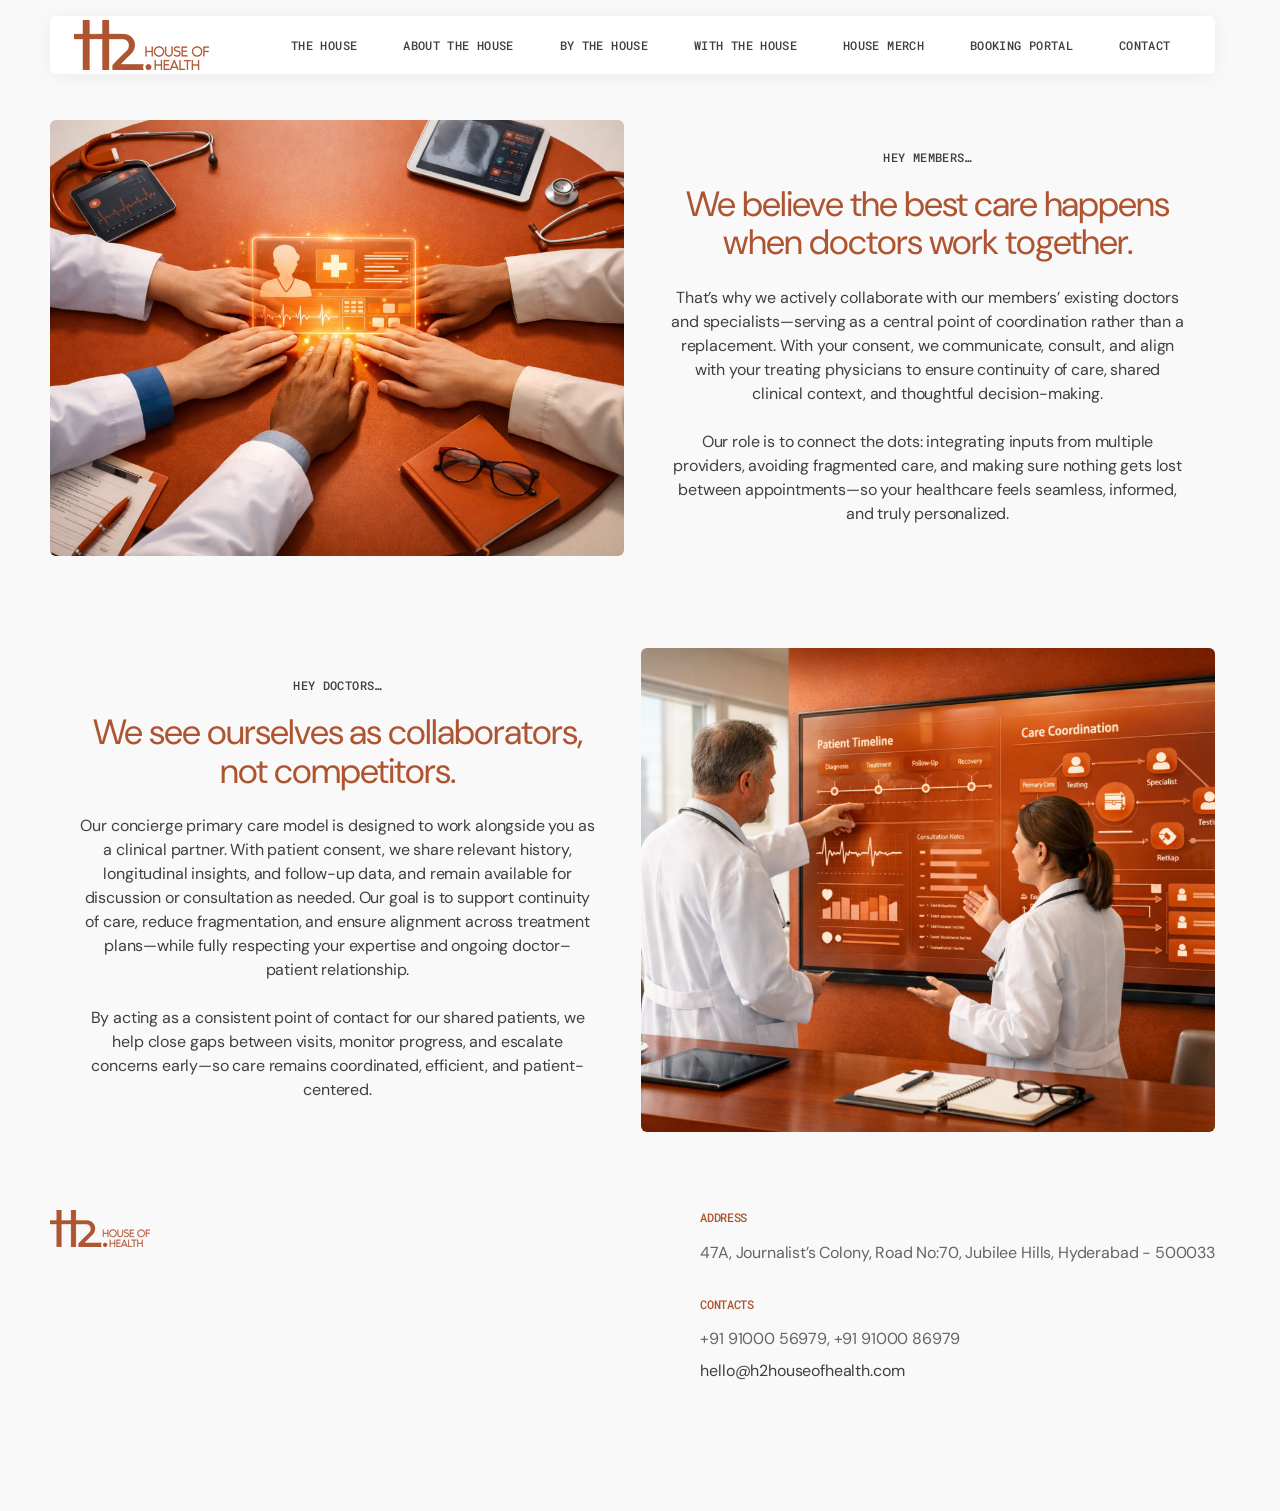
<file: pages/with-the-house.html>
<!doctype html>
<html
	class='no-js'
	data-scheme='light'
	lang='en'
	dir="ltr"
>
<head>
		<meta charset='utf-8'>
		<meta http-equiv='X-UA-Compatible' content='IE=edge'>
		<meta name='viewport' content='width=device-width,initial-scale=1'>
		<meta name='theme-color' content=''>
		<link rel='canonical' href='with-the-house.html'><link
				rel='icon'
				type='image/png'
				href='../cdn/shop/files/H2d33a.png?crop=center&amp;height=32&amp;v=1767874801&amp;width=32'
			><title>With The House</title>

		

		

<meta property="og:site_name" content="House of Health">
<meta property="og:url" content="with-the-house.html">
<meta property="og:title" content="With The House">
<meta property="og:type" content="website">
<meta property="og:description" content="House of Health"><meta name="twitter:card" content="summary_large_image">
<meta name="twitter:title" content="With The House">
<meta name="twitter:description" content="House of Health">


		<script src='../cdn/shop/t/2/assets/constants5310.js?v=57430444635880596041767860006' defer='defer'></script>
		<script src='../cdn/shop/t/2/assets/pubsubb4f1.js?v=2921868252632587581767860006' defer='defer'></script>
		<script src='../cdn/shop/t/2/assets/global8c0a.js?v=69555043828941998821767860006' defer='defer'></script>

		<script>
			function calculateScrollbarWidth() {
				const scrollbarWidth =
					window.innerWidth - document.documentElement.clientWidth
				document.documentElement.style.setProperty(
					'--scrollbar-width',
					scrollbarWidth + 'px'
				)
			}

			function calculateVh() {
				let vh = window.innerHeight * 0.01
				document.documentElement.style.setProperty('--vh', `${vh}px`)
			}

			window.addEventListener('load', calculateScrollbarWidth)
			window.addEventListener('resize', calculateScrollbarWidth)

			window.addEventListener('load', calculateVh)
			window.addEventListener('resize', calculateVh)
		</script>
<style data-theme-style>
			@font-face {
  font-family: "DM Sans";
  font-weight: 400;
  font-style: normal;
  font-display: swap;
  src: url("../cdn/fonts/dm_sans/dmsans_n4.ec80bd4dd7e1a334c969c265873491ae56018d72.woff2") format("woff2"),
       url("../cdn/fonts/dm_sans/dmsans_n4.87bdd914d8a61247b911147ae68e754d695c58a6.woff") format("woff");
}

			@font-face {
  font-family: "DM Sans";
  font-weight: 400;
  font-style: normal;
  font-display: swap;
  src: url("../cdn/fonts/dm_sans/dmsans_n4.ec80bd4dd7e1a334c969c265873491ae56018d72.woff2") format("woff2"),
       url("../cdn/fonts/dm_sans/dmsans_n4.87bdd914d8a61247b911147ae68e754d695c58a6.woff") format("woff");
}

			Liquid error (layout/theme line 88): font_face can only be used with a font drop
			@font-face {
  font-family: "Roboto Mono";
  font-weight: 500;
  font-style: normal;
  font-display: swap;
  src: url("../cdn/fonts/roboto_mono/robotomono_n5.29a963c13062654edff960e0fc0769528bdca7e5.woff2") format("woff2"),
       url("../cdn/fonts/roboto_mono/robotomono_n5.ba11b9a58fc32158ddb2acccd36cc62c012f4109.woff") format("woff");
}

			@font-face {
  font-family: "Roboto Mono";
  font-weight: 500;
  font-style: normal;
  font-display: swap;
  src: url("../cdn/fonts/roboto_mono/robotomono_n5.29a963c13062654edff960e0fc0769528bdca7e5.woff2") format("woff2"),
       url("../cdn/fonts/roboto_mono/robotomono_n5.ba11b9a58fc32158ddb2acccd36cc62c012f4109.woff") format("woff");
}

			@font-face {
  font-family: "DM Sans";
  font-weight: 500;
  font-style: normal;
  font-display: swap;
  src: url("../cdn/fonts/dm_sans/dmsans_n5.8a0f1984c77eb7186ceb87c4da2173ff65eb012e.woff2") format("woff2"),
       url("../cdn/fonts/dm_sans/dmsans_n5.9ad2e755a89e15b3d6c53259daad5fc9609888e6.woff") format("woff");
}

			@font-face {
  font-family: "DM Sans";
  font-weight: 400;
  font-style: normal;
  font-display: swap;
  src: url("../cdn/fonts/dm_sans/dmsans_n4.ec80bd4dd7e1a334c969c265873491ae56018d72.woff2") format("woff2"),
       url("../cdn/fonts/dm_sans/dmsans_n4.87bdd914d8a61247b911147ae68e754d695c58a6.woff") format("woff");
}

			@font-face {
  font-family: "Roboto Mono";
  font-weight: 500;
  font-style: normal;
  font-display: swap;
  src: url("../cdn/fonts/roboto_mono/robotomono_n5.29a963c13062654edff960e0fc0769528bdca7e5.woff2") format("woff2"),
       url("../cdn/fonts/roboto_mono/robotomono_n5.ba11b9a58fc32158ddb2acccd36cc62c012f4109.woff") format("woff");
}

			@font-face {
  font-family: "DM Sans";
  font-weight: 400;
  font-style: normal;
  font-display: swap;
  src: url("../cdn/fonts/dm_sans/dmsans_n4.ec80bd4dd7e1a334c969c265873491ae56018d72.woff2") format("woff2"),
       url("../cdn/fonts/dm_sans/dmsans_n4.87bdd914d8a61247b911147ae68e754d695c58a6.woff") format("woff");
}

			@font-face {
  font-family: "DM Sans";
  font-weight: 400;
  font-style: normal;
  font-display: swap;
  src: url("../cdn/fonts/dm_sans/dmsans_n4.ec80bd4dd7e1a334c969c265873491ae56018d72.woff2") format("woff2"),
       url("../cdn/fonts/dm_sans/dmsans_n4.87bdd914d8a61247b911147ae68e754d695c58a6.woff") format("woff");
}

			@font-face {
  font-family: "DM Sans";
  font-weight: 400;
  font-style: normal;
  font-display: swap;
  src: url("../cdn/fonts/dm_sans/dmsans_n4.ec80bd4dd7e1a334c969c265873491ae56018d72.woff2") format("woff2"),
       url("../cdn/fonts/dm_sans/dmsans_n4.87bdd914d8a61247b911147ae68e754d695c58a6.woff") format("woff");
}

			@font-face {
  font-family: "DM Sans";
  font-weight: 300;
  font-style: normal;
  font-display: swap;
  src: url("../cdn/fonts/dm_sans/dmsans_n3.d218434bb518134511e5205d90c23cfb8a1b261b.woff2") format("woff2"),
       url("../cdn/fonts/dm_sans/dmsans_n3.0c324a11de656e0e3f656188ad5de9ff34f70c04.woff") format("woff");
}

			@font-face {
  font-family: "DM Sans";
  font-weight: 400;
  font-style: normal;
  font-display: swap;
  src: url("../cdn/fonts/dm_sans/dmsans_n4.ec80bd4dd7e1a334c969c265873491ae56018d72.woff2") format("woff2"),
       url("../cdn/fonts/dm_sans/dmsans_n4.87bdd914d8a61247b911147ae68e754d695c58a6.woff") format("woff");
}

			@font-face {
  font-family: "DM Sans";
  font-weight: 500;
  font-style: normal;
  font-display: swap;
  src: url("../cdn/fonts/dm_sans/dmsans_n5.8a0f1984c77eb7186ceb87c4da2173ff65eb012e.woff2") format("woff2"),
       url("../cdn/fonts/dm_sans/dmsans_n5.9ad2e755a89e15b3d6c53259daad5fc9609888e6.woff") format("woff");
}

			@font-face {
  font-family: "DM Sans";
  font-weight: 700;
  font-style: normal;
  font-display: swap;
  src: url("../cdn/fonts/dm_sans/dmsans_n7.97e21d81502002291ea1de8aefb79170c6946ce5.woff2") format("woff2"),
       url("../cdn/fonts/dm_sans/dmsans_n7.af5c214f5116410ca1d53a2090665620e78e2e1b.woff") format("woff");
}

			@font-face {
  font-family: "DM Sans";
  font-weight: 400;
  font-style: italic;
  font-display: swap;
  src: url("../cdn/fonts/dm_sans/dmsans_i4.b8fe05e69ee95d5a53155c346957d8cbf5081c1a.woff2") format("woff2"),
       url("../cdn/fonts/dm_sans/dmsans_i4.403fe28ee2ea63e142575c0aa47684d65f8c23a0.woff") format("woff");
}

			@font-face {
  font-family: "DM Sans";
  font-weight: 400;
  font-style: normal;
  font-display: swap;
  src: url("../cdn/fonts/dm_sans/dmsans_n4.ec80bd4dd7e1a334c969c265873491ae56018d72.woff2") format("woff2"),
       url("../cdn/fonts/dm_sans/dmsans_n4.87bdd914d8a61247b911147ae68e754d695c58a6.woff") format("woff");
}

			@font-face {
  font-family: "DM Sans";
  font-weight: 500;
  font-style: normal;
  font-display: swap;
  src: url("../cdn/fonts/dm_sans/dmsans_n5.8a0f1984c77eb7186ceb87c4da2173ff65eb012e.woff2") format("woff2"),
       url("../cdn/fonts/dm_sans/dmsans_n5.9ad2e755a89e15b3d6c53259daad5fc9609888e6.woff") format("woff");
}

			
			
			@font-face {
  font-family: "DM Sans";
  font-weight: 400;
  font-style: italic;
  font-display: swap;
  src: url("../cdn/fonts/dm_sans/dmsans_i4.b8fe05e69ee95d5a53155c346957d8cbf5081c1a.woff2") format("woff2"),
       url("../cdn/fonts/dm_sans/dmsans_i4.403fe28ee2ea63e142575c0aa47684d65f8c23a0.woff") format("woff");
}

			@font-face {
  font-family: "DM Sans";
  font-weight: 700;
  font-style: italic;
  font-display: swap;
  src: url("../cdn/fonts/dm_sans/dmsans_i7.52b57f7d7342eb7255084623d98ab83fd96e7f9b.woff2") format("woff2"),
       url("../cdn/fonts/dm_sans/dmsans_i7.d5e14ef18a1d4a8ce78a4187580b4eb1759c2eda.woff") format("woff");
}


			
			  :root,
			  [data-scheme=light] .color-background-1 {
			    --color-background: 249,249,249;
			    --color-background-secondary: 255,255,255;
			    --color-background-tertiary: 239,239,234;
			    
			      --gradient-background: #f9f9f9;
			    
			    --color-foreground: 63, 63, 63;
			    --color-foreground-secondary: 63, 63, 63;
			    --color-foreground-tertiary: 175, 175, 175;
			    --color-foreground-title: 174, 84, 49;

			    --color-button-text: 255, 255, 255;
			    --color-button-text-hover: 255, 255, 255;
			    --color-button: 174, 84, 49;
			    --color-button-hover: 174, 84, 49;

					--color-button-secondary-background: 63, 63, 63;
			    --color-button-secondary-background-hover: 39, 39, 36;

			    --color-button-secondary-text: 255, 255, 255;
			    --color-button-secondary-text-hover: 255, 255, 255;

			    --color-button-tertiary-text: 63, 63, 63;
			    --color-button-tertiary-text-hover: 63, 63, 63;

					   --color-button-tertiary-background: 241, 241, 241;
			    --color-button-tertiary-background-hover: 238, 238, 238;

					   --color-button-tertiary-border: , , ;
			    --color-button-tertiary-border-hover: , , ;

					--color-card-price-new: 63, 63, 63;
			       --color-card-price-old: 153, 153, 153;

					--colors_marker_background: 255, 255, 255;
					--color-accent: 63, 63, 63;
			    --color-overlay: 255, 255, 255;
			    --color-border-input: 241, 241, 241;
			    --color-border-input-hover: 241, 241, 241;
			    --color-background-input: 241, 241, 241;
			    --color-background-input-hover: 241, 241, 241;
			    --color-border: 230, 230, 230;
			    --color-badge-background: 66, 119, 253;
			    --color-badge-text: 255, 255, 255;
			  }
			  @media (prefers-color-scheme: light) {
			    :root,
			    [data-scheme=auto] .color-background-1 {
			      --color-background: 249,249,249;
			      --color-background-secondary: 255,255,255;
			      --color-background-tertiary: 239,239,234;
			      
			        --gradient-background: #f9f9f9;
			      
			      --color-foreground: 63, 63, 63;
			      --color-foreground-secondary: 63, 63, 63;
			      --color-foreground-tertiary: 175, 175, 175;
			      --color-foreground-title: 174, 84, 49;

			      --color-button-text: 255, 255, 255;
			      --color-button-text-hover: 255, 255, 255;
			      --color-button: 174, 84, 49;
			      --color-button-hover: 174, 84, 49;

			      --color-button-secondary-background: 63, 63, 63;
			    	--color-button-secondary-background-hover: 39, 39, 36;

						--color-button-secondary-text: 255, 255, 255;
			      --color-button-secondary-text-hover: 255, 255, 255;

			      --color-button-tertiary-text: 63, 63, 63;
			      --color-button-tertiary-text-hover: 63, 63, 63;

						--color-button-tertiary-background: 241, 241, 241;
			    	--color-button-tertiary-background-hover: 238, 238, 238;

						--color-button-tertiary-border: , , ;
			    	--color-button-tertiary-border-hover: , , ;

						--color-card-price-new: 63, 63, 63;
			       	--color-card-price-old: 153, 153, 153;

						--colors_marker_background: 255, 255, 255;
						--color-accent: 63, 63, 63;
			      --color-overlay: 255, 255, 255;
			      --color-border-input: 241, 241, 241;
			      --color-border-input-hover: 241, 241, 241;
			      --color-background-input: 241, 241, 241;
			      --color-background-input-hover: 241, 241, 241;
			      --color-border: 230, 230, 230;
			      --color-badge-background: 66, 119, 253;
			      --color-badge-text: 255, 255, 255;
			    }
			  }
			
			  
			  [data-scheme=light] .color-background-2 {
			    --color-background: 255,255,255;
			    --color-background-secondary: 241,241,241;
			    --color-background-tertiary: 239,239,234;
			    
			      --gradient-background: #ffffff;
			    
			    --color-foreground: 63, 63, 63;
			    --color-foreground-secondary: 109, 109, 109;
			    --color-foreground-tertiary: 109, 109, 109;
			    --color-foreground-title: 63, 63, 63;

			    --color-button-text: 63, 63, 63;
			    --color-button-text-hover: 63, 63, 63;
			    --color-button: 247, 212, 0;
			    --color-button-hover: 238, 210, 40;

					--color-button-secondary-background: 63, 63, 63;
			    --color-button-secondary-background-hover: 63, 63, 63;

			    --color-button-secondary-text: 255, 255, 255;
			    --color-button-secondary-text-hover: 255, 255, 255;

			    --color-button-tertiary-text: 63, 63, 63;
			    --color-button-tertiary-text-hover: 63, 63, 63;

					   --color-button-tertiary-background: 255, 255, 255;
			    --color-button-tertiary-background-hover: 255, 255, 255;

					   --color-button-tertiary-border: , , ;
			    --color-button-tertiary-border-hover: , , ;

					--color-card-price-new: 63, 63, 63;
			       --color-card-price-old: 153, 153, 153;

					--colors_marker_background: 255, 255, 255;
					--color-accent: 63, 63, 63;
			    --color-overlay: 245, 240, 237;
			    --color-border-input: 241, 241, 241;
			    --color-border-input-hover: 241, 241, 241;
			    --color-background-input: 255, 255, 255;
			    --color-background-input-hover: 255, 255, 255;
			    --color-border: 223, 223, 223;
			    --color-badge-background: 255, 255, 255;
			    --color-badge-text: 19, 19, 19;
			  }
			  @media (prefers-color-scheme: light) {
			    
			    [data-scheme=auto] .color-background-2 {
			      --color-background: 255,255,255;
			      --color-background-secondary: 241,241,241;
			      --color-background-tertiary: 239,239,234;
			      
			        --gradient-background: #ffffff;
			      
			      --color-foreground: 63, 63, 63;
			      --color-foreground-secondary: 109, 109, 109;
			      --color-foreground-tertiary: 109, 109, 109;
			      --color-foreground-title: 63, 63, 63;

			      --color-button-text: 63, 63, 63;
			      --color-button-text-hover: 63, 63, 63;
			      --color-button: 247, 212, 0;
			      --color-button-hover: 238, 210, 40;

			      --color-button-secondary-background: 63, 63, 63;
			    	--color-button-secondary-background-hover: 63, 63, 63;

						--color-button-secondary-text: 255, 255, 255;
			      --color-button-secondary-text-hover: 255, 255, 255;

			      --color-button-tertiary-text: 63, 63, 63;
			      --color-button-tertiary-text-hover: 63, 63, 63;

						--color-button-tertiary-background: 255, 255, 255;
			    	--color-button-tertiary-background-hover: 255, 255, 255;

						--color-button-tertiary-border: , , ;
			    	--color-button-tertiary-border-hover: , , ;

						--color-card-price-new: 63, 63, 63;
			       	--color-card-price-old: 153, 153, 153;

						--colors_marker_background: 255, 255, 255;
						--color-accent: 63, 63, 63;
			      --color-overlay: 245, 240, 237;
			      --color-border-input: 241, 241, 241;
			      --color-border-input-hover: 241, 241, 241;
			      --color-background-input: 255, 255, 255;
			      --color-background-input-hover: 255, 255, 255;
			      --color-border: 223, 223, 223;
			      --color-badge-background: 255, 255, 255;
			      --color-badge-text: 19, 19, 19;
			    }
			  }
			
			  
			  [data-scheme=light] .color-background-3 {
			    --color-background: 63,63,63;
			    --color-background-secondary: 83,85,81;
			    --color-background-tertiary: 51,51,51;
			    
			      --gradient-background: #3f3f3f;
			    
			    --color-foreground: 255, 255, 255;
			    --color-foreground-secondary: 249, 249, 249;
			    --color-foreground-tertiary: 255, 255, 255;
			    --color-foreground-title: 255, 255, 255;

			    --color-button-text: 63, 63, 63;
			    --color-button-text-hover: 63, 63, 63;
			    --color-button: 247, 212, 0;
			    --color-button-hover: 238, 210, 40;

					--color-button-secondary-background: 63, 63, 63;
			    --color-button-secondary-background-hover: 63, 63, 63;

			    --color-button-secondary-text: 255, 255, 255;
			    --color-button-secondary-text-hover: 255, 255, 255;

			    --color-button-tertiary-text: 249, 249, 249;
			    --color-button-tertiary-text-hover: 249, 249, 249;

					   --color-button-tertiary-background: 63, 63, 63;
			    --color-button-tertiary-background-hover: 119, 119, 119;

					   --color-button-tertiary-border: , , ;
			    --color-button-tertiary-border-hover: , , ;

					--color-card-price-new: 63, 63, 63;
			       --color-card-price-old: 153, 153, 153;

					--colors_marker_background: 255, 255, 255;
					--color-accent: 63, 63, 63;
			    --color-overlay: 19, 19, 19;
			    --color-border-input: 241, 241, 241;
			    --color-border-input-hover: 241, 241, 241;
			    --color-background-input: 63, 63, 63;
			    --color-background-input-hover: 63, 63, 63;
			    --color-border: 62, 62, 62;
			    --color-badge-background: 255, 255, 255;
			    --color-badge-text: 19, 19, 19;
			  }
			  @media (prefers-color-scheme: light) {
			    
			    [data-scheme=auto] .color-background-3 {
			      --color-background: 63,63,63;
			      --color-background-secondary: 83,85,81;
			      --color-background-tertiary: 51,51,51;
			      
			        --gradient-background: #3f3f3f;
			      
			      --color-foreground: 255, 255, 255;
			      --color-foreground-secondary: 249, 249, 249;
			      --color-foreground-tertiary: 255, 255, 255;
			      --color-foreground-title: 255, 255, 255;

			      --color-button-text: 63, 63, 63;
			      --color-button-text-hover: 63, 63, 63;
			      --color-button: 247, 212, 0;
			      --color-button-hover: 238, 210, 40;

			      --color-button-secondary-background: 63, 63, 63;
			    	--color-button-secondary-background-hover: 63, 63, 63;

						--color-button-secondary-text: 255, 255, 255;
			      --color-button-secondary-text-hover: 255, 255, 255;

			      --color-button-tertiary-text: 249, 249, 249;
			      --color-button-tertiary-text-hover: 249, 249, 249;

						--color-button-tertiary-background: 63, 63, 63;
			    	--color-button-tertiary-background-hover: 119, 119, 119;

						--color-button-tertiary-border: , , ;
			    	--color-button-tertiary-border-hover: , , ;

						--color-card-price-new: 63, 63, 63;
			       	--color-card-price-old: 153, 153, 153;

						--colors_marker_background: 255, 255, 255;
						--color-accent: 63, 63, 63;
			      --color-overlay: 19, 19, 19;
			      --color-border-input: 241, 241, 241;
			      --color-border-input-hover: 241, 241, 241;
			      --color-background-input: 63, 63, 63;
			      --color-background-input-hover: 63, 63, 63;
			      --color-border: 62, 62, 62;
			      --color-badge-background: 255, 255, 255;
			      --color-badge-text: 19, 19, 19;
			    }
			  }
			
			  
			  [data-scheme=light] .color-background-4 {
			    --color-background: 174,84,49;
			    --color-background-secondary: 255,251,229;
			    --color-background-tertiary: 239,239,234;
			    
			      --gradient-background: #ae5431;
			    
			    --color-foreground: 63, 63, 63;
			    --color-foreground-secondary: 119, 119, 119;
			    --color-foreground-tertiary: 175, 175, 175;
			    --color-foreground-title: 63, 63, 63;

			    --color-button-text: 249, 249, 249;
			    --color-button-text-hover: 249, 249, 249;
			    --color-button: 39, 39, 36;
			    --color-button-hover: 39, 39, 36;

					--color-button-secondary-background: 63, 63, 63;
			    --color-button-secondary-background-hover: 71, 71, 69;

			    --color-button-secondary-text: 255, 255, 255;
			    --color-button-secondary-text-hover: 255, 255, 255;

			    --color-button-tertiary-text: 63, 63, 63;
			    --color-button-tertiary-text-hover: 63, 63, 63;

					   --color-button-tertiary-background: 255, 255, 255;
			    --color-button-tertiary-background-hover: 255, 255, 255;

					   --color-button-tertiary-border: , , ;
			    --color-button-tertiary-border-hover: , , ;

					--color-card-price-new: 63, 63, 63;
			       --color-card-price-old: 153, 153, 153;

					--colors_marker_background: 255, 255, 255;
					--color-accent: 241, 229, 155;
			    --color-overlay: 255, 255, 255;
			    --color-border-input: 241, 241, 241;
			    --color-border-input-hover: 241, 241, 241;
			    --color-background-input: 241, 241, 241;
			    --color-background-input-hover: 241, 241, 241;
			    --color-border: 230, 230, 230;
			    --color-badge-background: 66, 119, 253;
			    --color-badge-text: 255, 255, 255;
			  }
			  @media (prefers-color-scheme: light) {
			    
			    [data-scheme=auto] .color-background-4 {
			      --color-background: 174,84,49;
			      --color-background-secondary: 255,251,229;
			      --color-background-tertiary: 239,239,234;
			      
			        --gradient-background: #ae5431;
			      
			      --color-foreground: 63, 63, 63;
			      --color-foreground-secondary: 119, 119, 119;
			      --color-foreground-tertiary: 175, 175, 175;
			      --color-foreground-title: 63, 63, 63;

			      --color-button-text: 249, 249, 249;
			      --color-button-text-hover: 249, 249, 249;
			      --color-button: 39, 39, 36;
			      --color-button-hover: 39, 39, 36;

			      --color-button-secondary-background: 63, 63, 63;
			    	--color-button-secondary-background-hover: 71, 71, 69;

						--color-button-secondary-text: 255, 255, 255;
			      --color-button-secondary-text-hover: 255, 255, 255;

			      --color-button-tertiary-text: 63, 63, 63;
			      --color-button-tertiary-text-hover: 63, 63, 63;

						--color-button-tertiary-background: 255, 255, 255;
			    	--color-button-tertiary-background-hover: 255, 255, 255;

						--color-button-tertiary-border: , , ;
			    	--color-button-tertiary-border-hover: , , ;

						--color-card-price-new: 63, 63, 63;
			       	--color-card-price-old: 153, 153, 153;

						--colors_marker_background: 255, 255, 255;
						--color-accent: 241, 229, 155;
			      --color-overlay: 255, 255, 255;
			      --color-border-input: 241, 241, 241;
			      --color-border-input-hover: 241, 241, 241;
			      --color-background-input: 241, 241, 241;
			      --color-background-input-hover: 241, 241, 241;
			      --color-border: 230, 230, 230;
			      --color-badge-background: 66, 119, 253;
			      --color-badge-text: 255, 255, 255;
			    }
			  }
			
			  
			  [data-scheme=light] .color-background-5 {
			    --color-background: 255,255,255;
			    --color-background-secondary: 243,244,241;
			    --color-background-tertiary: 243,244,241;
			    
			      --gradient-background: #ffffff;
			    
			    --color-foreground: 116, 116, 115;
			    --color-foreground-secondary: 119, 119, 119;
			    --color-foreground-tertiary: 175, 175, 175;
			    --color-foreground-title: 116, 116, 115;

			    --color-button-text: 235, 235, 235;
			    --color-button-text-hover: 235, 235, 235;
			    --color-button: 39, 39, 36;
			    --color-button-hover: 0, 0, 0;

					--color-button-secondary-background: 39, 39, 36;
			    --color-button-secondary-background-hover: 0, 0, 0;

			    --color-button-secondary-text: 235, 235, 235;
			    --color-button-secondary-text-hover: 235, 235, 235;

			    --color-button-tertiary-text: 63, 63, 63;
			    --color-button-tertiary-text-hover: 63, 63, 63;

					   --color-button-tertiary-background: 255, 255, 255;
			    --color-button-tertiary-background-hover: 249, 249, 249;

					   --color-button-tertiary-border: , , ;
			    --color-button-tertiary-border-hover: , , ;

					--color-card-price-new: 39, 39, 36;
			       --color-card-price-old: 119, 119, 119;

					--colors_marker_background: 255, 255, 255;
					--color-accent: 237, 91, 67;
			    --color-overlay: 243, 244, 241;
			    --color-border-input: 243, 244, 241;
			    --color-border-input-hover: 243, 244, 241;
			    --color-background-input: 243, 244, 241;
			    --color-background-input-hover: 243, 244, 241;
			    --color-border: 236, 236, 236;
			    --color-badge-background: 237, 91, 67;
			    --color-badge-text: 255, 255, 255;
			  }
			  @media (prefers-color-scheme: light) {
			    
			    [data-scheme=auto] .color-background-5 {
			      --color-background: 255,255,255;
			      --color-background-secondary: 243,244,241;
			      --color-background-tertiary: 243,244,241;
			      
			        --gradient-background: #ffffff;
			      
			      --color-foreground: 116, 116, 115;
			      --color-foreground-secondary: 119, 119, 119;
			      --color-foreground-tertiary: 175, 175, 175;
			      --color-foreground-title: 116, 116, 115;

			      --color-button-text: 235, 235, 235;
			      --color-button-text-hover: 235, 235, 235;
			      --color-button: 39, 39, 36;
			      --color-button-hover: 0, 0, 0;

			      --color-button-secondary-background: 39, 39, 36;
			    	--color-button-secondary-background-hover: 0, 0, 0;

						--color-button-secondary-text: 235, 235, 235;
			      --color-button-secondary-text-hover: 235, 235, 235;

			      --color-button-tertiary-text: 63, 63, 63;
			      --color-button-tertiary-text-hover: 63, 63, 63;

						--color-button-tertiary-background: 255, 255, 255;
			    	--color-button-tertiary-background-hover: 249, 249, 249;

						--color-button-tertiary-border: , , ;
			    	--color-button-tertiary-border-hover: , , ;

						--color-card-price-new: 39, 39, 36;
			       	--color-card-price-old: 119, 119, 119;

						--colors_marker_background: 255, 255, 255;
						--color-accent: 237, 91, 67;
			      --color-overlay: 243, 244, 241;
			      --color-border-input: 243, 244, 241;
			      --color-border-input-hover: 243, 244, 241;
			      --color-background-input: 243, 244, 241;
			      --color-background-input-hover: 243, 244, 241;
			      --color-border: 236, 236, 236;
			      --color-badge-background: 237, 91, 67;
			      --color-badge-text: 255, 255, 255;
			    }
			  }
			

			body, .color-background-1, .color-background-2, .color-background-3, .color-background-4, .color-background-5 {
			  color: rgba(var(--color-foreground));
			  background-color: rgb(var(--color-background));
			}

			:root {
			  --announcement-height: 0px;
			  --header-height: 0px;
			  --breadcrumbs-height: 0px;
			  --scrollbar-width: 0px;
			  --vh: 1vh;

			  --spaced-section: 5rem;

			  --font-body-family: "DM Sans", sans-serif;
			  --font-body-style: normal;
			  --font-body-weight: 400;

			  --font-body-scale: 1.6;
			  --font-body-line-height: 1.5;
			  --font-body-letter-spacing: -0.1em;

			  --font-heading-family: "DM Sans", sans-serif;
			  --font-heading-style: normal;
			  --font-heading-weight: 400;
			  --font-heading-letter-spacing: -0.3em;
			  --font-heading-line-height: 1.1;
			  --font-heading-text-transform: none;

			  --font-subtitle-family: "Roboto Mono", monospace;
			  --font-subtitle-style: normal;
			  --font-subtitle-weight: 500;
			  --font-subtitle-text-transform: uppercase;
			  --font-subtitle-scale: 1.24;

			  --font-heading-h1-scale: 1.27;
			  --font-heading-h2-scale: 1.17;
			  --font-heading-h3-scale: 1.0;
			  --font-heading-h4-scale: 1.0;
			  --font-heading-h5-scale: 1.0;
				--font-heading-h6-scale: 1.0;

			  --font-heading-card-family: "DM Sans", sans-serif;
			  --font-heading-card-style: normal;
			  --font-heading-card-weight: 500;
			  --font-text-card-family: "DM Sans", sans-serif;
			  --font-text-card-style: normal;
			  --font-text-card-weight: 400;

			  --font-heading-card-scale: 2.0;
			  --font-text-card-scale: 1.4;

			  --font-button-family: "Roboto Mono", monospace;
			  --font-button-style: normal;
			  --font-button-weight: 500;
			  --font-button-text-transform: uppercase;

			  --font-button-letter-spacing: 0.03em;
			  --font-subtitle-letter-spacing: 0.3em;
			  --font-badge-letter-spacing: -0.02em;
			  --font-menu-letter-spacing: 0.03em;
			  --font-big-menu-letter-spacing: -0.04em;

			  --font-header-menu-family: "Roboto Mono", monospace;
			  --font-header-menu-style: normal;
			  --font-header-menu-weight: 500;
			  --font-header-menu-text-transform: uppercase;

			  --font-footer-menu-family: "DM Sans", sans-serif;
			  --font-footer-menu-style: normal;
			  --font-footer-menu-weight: 400;
			  --font-footer-link-size: px;
			  --font-footer-bottom-link-size: px;

			  --font-popups-heading-family: "DM Sans", sans-serif;
			  --font-popups-heading-style: normal;
			  --font-popups-heading-weight: 400;
			  --font-popups-text-family: "DM Sans", sans-serif;
			  --font-popups-text-style: normal;
			  --font-popups-text-weight: 400;
			  --font-popup-heading-scale: 1.23;
			  --font-popup-desc-scale: 1.0;
			  --font-popup-text-scale: 1.07;
			  --font-notification-heading-scale: 1.0;
			  --font-notification-text-scale: 1.0;

			  --border-radius-main: 6px;
			  --border-radius-button: 100px;
			  --border-radius-badge: 30px;
			  --payment-terms-background-color: ;
			}

			@media screen and (min-width: 990px) {
			  :root {
			   --spaced-section: 16rem;
			  }
			}

			*,
			*::before,
			*::after {
			box-sizing: inherit;
			}

			html {
			  box-sizing: border-box;
			  font-size: 10px;
			  height: 100%;
			}

			body {
			  position: relative;
			  display: flex;
			  flex-direction: column;
			  min-height: 100%;
			  margin: 0;
			 	font-size: calc(var(--font-body-scale) * 1rem);
			  line-height: var(--font-body-line-height);
			  font-family: var(--font-body-family);
			  font-style: var(--font-body-style);
			  font-weight: var(--font-body-weight);
			  letter-spacing: calc(var(--font-body-letter-spacing) * 0.1);
			  overflow-x: hidden;
			}



			#MainContent {
			  flex-grow: 1;
			}
		</style>

		<style data-theme-style>
  
  [data-scheme=dark] .color-background-1 {
  	--color-background: 31, 31, 31;
  	--color-overlay: 0, 0, 0;
  	--gradient-background: rgb(31, 31, 31);
  	--color-foreground: 229, 229, 229;
  	--color-foreground-secondary: 169, 169, 169;
  	--color-foreground-tertiary: 169, 169, 169;
  	--color-foreground-title: 229, 229, 229;
  	--color-border-input: 53, 53, 53;
  	--color-border-input-hover: 63, 63, 63;
  	--color-background-input: 40, 40, 40;
  	--color-background-input-hover: 10, 10, 10;
  	--color-border: 53, 53, 53;
  	--color-announcement-bar: 0, 0, 0;
  	--color-announcement-bar-background-1: 0, 0, 0;
  	--alpha-link: 0.5;
  	--color-button: 53, 53, 53;
  	--color-button-hover: 33, 33, 33;
  	--color-button-text: 229, 229, 229;
  	--color-button-text-hover: 229, 229, 229;
  	--color-button-secondary-background: 53, 53, 53;
  	--color-button-secondary-background-hover: 63, 63, 63;
  	--color-button-secondary-text: 229, 229, 229;
  	--color-button-secondary-text-hover: 229, 229, 229;
		--color-button-tertiary-background:  229, 229, 229;
		--color-button-tertiary-background-hover: 255, 255, 255;
		--color-button-tertiary-border: 229, 229, 229;
		--color-button-tertiary-border-hover: 53, 53, 53;
  	--color-button-tertiary-text: 63, 63, 63;
  	--color-button-tertiary-text-hover: 63, 63, 63;
		--color-card-price-new: 255, 255, 255;
      --color-card-price-old: 229, 229, 229;
  	--alpha-button-background: 1;
  	--alpha-button-border: 1;
  	--color-placeholder-input: 229, 229, 229;
  	--color-error-background: 0, 0, 0;
  	--color-title-text: 229, 229, 229;
		--color-accent: 229, 229, 229;

		.slideshow-slide__title {
			--color-foreground-title: 174, 84, 49;
		}

		.slideshow-slide__desc {
			--color-foreground: 63, 63, 63;
		}

		.promo-block__overlay_light {
			--color-overlay: 255, 255, 255;
		}

		.promo-block__content_light, .aside-menu__promo-container_image {
			--color-foreground-title: 174, 84, 49;
			--color-foreground: 63, 63, 63;
		}

		.product-grid__content_title, .product-grid__content_wrapper, .product-grid__content_vendor,
		.product-grid__content .price, .product-grid__content .price--on-sale .price-item--regular,
		.product-grid__content_description, .product-grid__content_collection-title {
			--color-foreground-title: 174, 84, 49;
			--color-foreground: 63, 63, 63;
			--color-card-price-new: 63, 63, 63;
			--color-card-price-old: 153, 153, 153;
			--color-foreground-secondary: 63, 63, 63;
		}

		.collection-hero__inner_image, .slideshow-column__text-slider__wrapper_image {
			--color-foreground: 63, 63, 63;
			--color-foreground-title: 174, 84, 49;
		}
  }

  @media (prefers-color-scheme: dark) {
  	[data-scheme=auto] .color-background-1 {
  		--color-background: 31, 31, 31;
  		--gradient-background: rgb(31, 31, 31);
  		--color-overlay: 0, 0, 0;
  		--color-foreground: 229, 229, 229;
  		--color-foreground-secondary: 169, 169, 169;
  		--color-foreground-tertiary: 169, 169, 169;
  		--color-foreground-title: 229, 229, 229;
  		--color-border-input: 53, 53, 53;
  		--color-border-input-hover: 63, 63, 63;
  		--color-background-input: 40, 40, 40;
  		--color-background-input-hover: 10, 10, 10;
  		--color-border: 53, 53, 53;
  		--color-announcement-bar: 0, 0, 0;
  		--color-announcement-bar-background-1: 0, 0, 0;
  		--alpha-link: 0.5;
  		--color-button: 53, 53, 53;
  		--color-button-hover: 33, 33, 33;
  		--color-button-text: 229, 229, 229;
  		--color-button-text-hover: 229, 229, 229;
  		--color-button-secondary-background: 53, 53, 53;
  		--color-button-secondary-background-hover: 63, 63, 63;
  		--color-button-secondary-text: 229, 229, 229;
  		--color-button-secondary-text-hover: 229, 229, 229;
  		--color-button-tertiary-background:  229, 229, 229;
			--color-button-tertiary-background-hover: 255, 255, 255;
			--color-button-tertiary-border: 229, 229, 229;
			--color-button-tertiary-border-hover: 53, 53, 53;
  		--color-button-tertiary-text: 63, 63, 63;
  		--color-button-tertiary-text-hover: 63, 63, 63;
			--color-card-price-new: 255, 255, 255;
      --color-card-price-old: 229, 229, 229;
  		--alpha-button-background: 1;
  		--alpha-button-border: 1;
  		--color-placeholder-input: 229, 229, 229;
  		--color-error-background: 0, 0, 0;
  		--color-title-text: 229, 229, 229;
			--color-accent: 229, 229, 229;

			.slideshow-slide__title {
				--color-foreground-title: 174, 84, 49;
			}

			.slideshow-slide__desc {
				--color-foreground: 63, 63, 63;
			}

			.promo-block__content_light, .aside-menu__promo-container_image {
				--color-foreground-title: 174, 84, 49;
				--color-foreground: 63, 63, 63;
			}

			.product-grid__content_title, .product-grid__content_wrapper, .product-grid__content_vendor,
			.product-grid__content .price, .product-grid__content .price--on-sale .price-item--regular,
			.product-grid__content_description, .product-grid__content_collection-title {
				--color-foreground-title: 174, 84, 49;
				--color-foreground: 63, 63, 63;
				--color-card-price-new: 63, 63, 63;
				--color-card-price-old: 153, 153, 153;
				--color-foreground-secondary: 63, 63, 63;
			}

			.collection-hero__inner_image, .slideshow-column__text-slider__wrapper_image {
				--color-foreground: 63, 63, 63;
				--color-foreground-title: 174, 84, 49;
			}
  	}
  }
  
  [data-scheme=dark] .color-background-2 {
  	--color-background: 31, 31, 31;
  	--color-overlay: 0, 0, 0;
  	--gradient-background: rgb(31, 31, 31);
  	--color-foreground: 229, 229, 229;
  	--color-foreground-secondary: 169, 169, 169;
  	--color-foreground-tertiary: 169, 169, 169;
  	--color-foreground-title: 229, 229, 229;
  	--color-border-input: 53, 53, 53;
  	--color-border-input-hover: 63, 63, 63;
  	--color-background-input: 40, 40, 40;
  	--color-background-input-hover: 10, 10, 10;
  	--color-border: 53, 53, 53;
  	--color-announcement-bar: 0, 0, 0;
  	--color-announcement-bar-background-1: 0, 0, 0;
  	--alpha-link: 0.5;
  	--color-button: 53, 53, 53;
  	--color-button-hover: 33, 33, 33;
  	--color-button-text: 229, 229, 229;
  	--color-button-text-hover: 229, 229, 229;
  	--color-button-secondary-background: 53, 53, 53;
  	--color-button-secondary-background-hover: 63, 63, 63;
  	--color-button-secondary-text: 229, 229, 229;
  	--color-button-secondary-text-hover: 229, 229, 229;
		--color-button-tertiary-background:  229, 229, 229;
		--color-button-tertiary-background-hover: 255, 255, 255;
		--color-button-tertiary-border: 229, 229, 229;
		--color-button-tertiary-border-hover: 53, 53, 53;
  	--color-button-tertiary-text: 63, 63, 63;
  	--color-button-tertiary-text-hover: 63, 63, 63;
		--color-card-price-new: 255, 255, 255;
      --color-card-price-old: 229, 229, 229;
  	--alpha-button-background: 1;
  	--alpha-button-border: 1;
  	--color-placeholder-input: 229, 229, 229;
  	--color-error-background: 0, 0, 0;
  	--color-title-text: 229, 229, 229;
		--color-accent: 229, 229, 229;

		.slideshow-slide__title {
			--color-foreground-title: 63, 63, 63;
		}

		.slideshow-slide__desc {
			--color-foreground: 63, 63, 63;
		}

		.promo-block__overlay_light {
			--color-overlay: 245, 240, 237;
		}

		.promo-block__content_light, .aside-menu__promo-container_image {
			--color-foreground-title: 63, 63, 63;
			--color-foreground: 63, 63, 63;
		}

		.product-grid__content_title, .product-grid__content_wrapper, .product-grid__content_vendor,
		.product-grid__content .price, .product-grid__content .price--on-sale .price-item--regular,
		.product-grid__content_description, .product-grid__content_collection-title {
			--color-foreground-title: 63, 63, 63;
			--color-foreground: 63, 63, 63;
			--color-card-price-new: 63, 63, 63;
			--color-card-price-old: 153, 153, 153;
			--color-foreground-secondary: 109, 109, 109;
		}

		.collection-hero__inner_image, .slideshow-column__text-slider__wrapper_image {
			--color-foreground: 63, 63, 63;
			--color-foreground-title: 63, 63, 63;
		}
  }

  @media (prefers-color-scheme: dark) {
  	[data-scheme=auto] .color-background-2 {
  		--color-background: 31, 31, 31;
  		--gradient-background: rgb(31, 31, 31);
  		--color-overlay: 0, 0, 0;
  		--color-foreground: 229, 229, 229;
  		--color-foreground-secondary: 169, 169, 169;
  		--color-foreground-tertiary: 169, 169, 169;
  		--color-foreground-title: 229, 229, 229;
  		--color-border-input: 53, 53, 53;
  		--color-border-input-hover: 63, 63, 63;
  		--color-background-input: 40, 40, 40;
  		--color-background-input-hover: 10, 10, 10;
  		--color-border: 53, 53, 53;
  		--color-announcement-bar: 0, 0, 0;
  		--color-announcement-bar-background-1: 0, 0, 0;
  		--alpha-link: 0.5;
  		--color-button: 53, 53, 53;
  		--color-button-hover: 33, 33, 33;
  		--color-button-text: 229, 229, 229;
  		--color-button-text-hover: 229, 229, 229;
  		--color-button-secondary-background: 53, 53, 53;
  		--color-button-secondary-background-hover: 63, 63, 63;
  		--color-button-secondary-text: 229, 229, 229;
  		--color-button-secondary-text-hover: 229, 229, 229;
  		--color-button-tertiary-background:  229, 229, 229;
			--color-button-tertiary-background-hover: 255, 255, 255;
			--color-button-tertiary-border: 229, 229, 229;
			--color-button-tertiary-border-hover: 53, 53, 53;
  		--color-button-tertiary-text: 63, 63, 63;
  		--color-button-tertiary-text-hover: 63, 63, 63;
			--color-card-price-new: 255, 255, 255;
      --color-card-price-old: 229, 229, 229;
  		--alpha-button-background: 1;
  		--alpha-button-border: 1;
  		--color-placeholder-input: 229, 229, 229;
  		--color-error-background: 0, 0, 0;
  		--color-title-text: 229, 229, 229;
			--color-accent: 229, 229, 229;

			.slideshow-slide__title {
				--color-foreground-title: 63, 63, 63;
			}

			.slideshow-slide__desc {
				--color-foreground: 63, 63, 63;
			}

			.promo-block__content_light, .aside-menu__promo-container_image {
				--color-foreground-title: 63, 63, 63;
				--color-foreground: 63, 63, 63;
			}

			.product-grid__content_title, .product-grid__content_wrapper, .product-grid__content_vendor,
			.product-grid__content .price, .product-grid__content .price--on-sale .price-item--regular,
			.product-grid__content_description, .product-grid__content_collection-title {
				--color-foreground-title: 63, 63, 63;
				--color-foreground: 63, 63, 63;
				--color-card-price-new: 63, 63, 63;
				--color-card-price-old: 153, 153, 153;
				--color-foreground-secondary: 109, 109, 109;
			}

			.collection-hero__inner_image, .slideshow-column__text-slider__wrapper_image {
				--color-foreground: 63, 63, 63;
				--color-foreground-title: 63, 63, 63;
			}
  	}
  }
  
  [data-scheme=dark] .color-background-3 {
  	--color-background: 31, 31, 31;
  	--color-overlay: 0, 0, 0;
  	--gradient-background: rgb(31, 31, 31);
  	--color-foreground: 229, 229, 229;
  	--color-foreground-secondary: 169, 169, 169;
  	--color-foreground-tertiary: 169, 169, 169;
  	--color-foreground-title: 229, 229, 229;
  	--color-border-input: 53, 53, 53;
  	--color-border-input-hover: 63, 63, 63;
  	--color-background-input: 40, 40, 40;
  	--color-background-input-hover: 10, 10, 10;
  	--color-border: 53, 53, 53;
  	--color-announcement-bar: 0, 0, 0;
  	--color-announcement-bar-background-1: 0, 0, 0;
  	--alpha-link: 0.5;
  	--color-button: 53, 53, 53;
  	--color-button-hover: 33, 33, 33;
  	--color-button-text: 229, 229, 229;
  	--color-button-text-hover: 229, 229, 229;
  	--color-button-secondary-background: 53, 53, 53;
  	--color-button-secondary-background-hover: 63, 63, 63;
  	--color-button-secondary-text: 229, 229, 229;
  	--color-button-secondary-text-hover: 229, 229, 229;
		--color-button-tertiary-background:  229, 229, 229;
		--color-button-tertiary-background-hover: 255, 255, 255;
		--color-button-tertiary-border: 229, 229, 229;
		--color-button-tertiary-border-hover: 53, 53, 53;
  	--color-button-tertiary-text: 63, 63, 63;
  	--color-button-tertiary-text-hover: 63, 63, 63;
		--color-card-price-new: 255, 255, 255;
      --color-card-price-old: 229, 229, 229;
  	--alpha-button-background: 1;
  	--alpha-button-border: 1;
  	--color-placeholder-input: 229, 229, 229;
  	--color-error-background: 0, 0, 0;
  	--color-title-text: 229, 229, 229;
		--color-accent: 229, 229, 229;

		.slideshow-slide__title {
			--color-foreground-title: 255, 255, 255;
		}

		.slideshow-slide__desc {
			--color-foreground: 255, 255, 255;
		}

		.promo-block__overlay_light {
			--color-overlay: 19, 19, 19;
		}

		.promo-block__content_light, .aside-menu__promo-container_image {
			--color-foreground-title: 255, 255, 255;
			--color-foreground: 255, 255, 255;
		}

		.product-grid__content_title, .product-grid__content_wrapper, .product-grid__content_vendor,
		.product-grid__content .price, .product-grid__content .price--on-sale .price-item--regular,
		.product-grid__content_description, .product-grid__content_collection-title {
			--color-foreground-title: 255, 255, 255;
			--color-foreground: 255, 255, 255;
			--color-card-price-new: 63, 63, 63;
			--color-card-price-old: 153, 153, 153;
			--color-foreground-secondary: 249, 249, 249;
		}

		.collection-hero__inner_image, .slideshow-column__text-slider__wrapper_image {
			--color-foreground: 255, 255, 255;
			--color-foreground-title: 255, 255, 255;
		}
  }

  @media (prefers-color-scheme: dark) {
  	[data-scheme=auto] .color-background-3 {
  		--color-background: 31, 31, 31;
  		--gradient-background: rgb(31, 31, 31);
  		--color-overlay: 0, 0, 0;
  		--color-foreground: 229, 229, 229;
  		--color-foreground-secondary: 169, 169, 169;
  		--color-foreground-tertiary: 169, 169, 169;
  		--color-foreground-title: 229, 229, 229;
  		--color-border-input: 53, 53, 53;
  		--color-border-input-hover: 63, 63, 63;
  		--color-background-input: 40, 40, 40;
  		--color-background-input-hover: 10, 10, 10;
  		--color-border: 53, 53, 53;
  		--color-announcement-bar: 0, 0, 0;
  		--color-announcement-bar-background-1: 0, 0, 0;
  		--alpha-link: 0.5;
  		--color-button: 53, 53, 53;
  		--color-button-hover: 33, 33, 33;
  		--color-button-text: 229, 229, 229;
  		--color-button-text-hover: 229, 229, 229;
  		--color-button-secondary-background: 53, 53, 53;
  		--color-button-secondary-background-hover: 63, 63, 63;
  		--color-button-secondary-text: 229, 229, 229;
  		--color-button-secondary-text-hover: 229, 229, 229;
  		--color-button-tertiary-background:  229, 229, 229;
			--color-button-tertiary-background-hover: 255, 255, 255;
			--color-button-tertiary-border: 229, 229, 229;
			--color-button-tertiary-border-hover: 53, 53, 53;
  		--color-button-tertiary-text: 63, 63, 63;
  		--color-button-tertiary-text-hover: 63, 63, 63;
			--color-card-price-new: 255, 255, 255;
      --color-card-price-old: 229, 229, 229;
  		--alpha-button-background: 1;
  		--alpha-button-border: 1;
  		--color-placeholder-input: 229, 229, 229;
  		--color-error-background: 0, 0, 0;
  		--color-title-text: 229, 229, 229;
			--color-accent: 229, 229, 229;

			.slideshow-slide__title {
				--color-foreground-title: 255, 255, 255;
			}

			.slideshow-slide__desc {
				--color-foreground: 255, 255, 255;
			}

			.promo-block__content_light, .aside-menu__promo-container_image {
				--color-foreground-title: 255, 255, 255;
				--color-foreground: 255, 255, 255;
			}

			.product-grid__content_title, .product-grid__content_wrapper, .product-grid__content_vendor,
			.product-grid__content .price, .product-grid__content .price--on-sale .price-item--regular,
			.product-grid__content_description, .product-grid__content_collection-title {
				--color-foreground-title: 255, 255, 255;
				--color-foreground: 255, 255, 255;
				--color-card-price-new: 63, 63, 63;
				--color-card-price-old: 153, 153, 153;
				--color-foreground-secondary: 249, 249, 249;
			}

			.collection-hero__inner_image, .slideshow-column__text-slider__wrapper_image {
				--color-foreground: 255, 255, 255;
				--color-foreground-title: 255, 255, 255;
			}
  	}
  }
  
  [data-scheme=dark] .color-background-4 {
  	--color-background: 31, 31, 31;
  	--color-overlay: 0, 0, 0;
  	--gradient-background: rgb(31, 31, 31);
  	--color-foreground: 229, 229, 229;
  	--color-foreground-secondary: 169, 169, 169;
  	--color-foreground-tertiary: 169, 169, 169;
  	--color-foreground-title: 229, 229, 229;
  	--color-border-input: 53, 53, 53;
  	--color-border-input-hover: 63, 63, 63;
  	--color-background-input: 40, 40, 40;
  	--color-background-input-hover: 10, 10, 10;
  	--color-border: 53, 53, 53;
  	--color-announcement-bar: 0, 0, 0;
  	--color-announcement-bar-background-1: 0, 0, 0;
  	--alpha-link: 0.5;
  	--color-button: 53, 53, 53;
  	--color-button-hover: 33, 33, 33;
  	--color-button-text: 229, 229, 229;
  	--color-button-text-hover: 229, 229, 229;
  	--color-button-secondary-background: 53, 53, 53;
  	--color-button-secondary-background-hover: 63, 63, 63;
  	--color-button-secondary-text: 229, 229, 229;
  	--color-button-secondary-text-hover: 229, 229, 229;
		--color-button-tertiary-background:  229, 229, 229;
		--color-button-tertiary-background-hover: 255, 255, 255;
		--color-button-tertiary-border: 229, 229, 229;
		--color-button-tertiary-border-hover: 53, 53, 53;
  	--color-button-tertiary-text: 63, 63, 63;
  	--color-button-tertiary-text-hover: 63, 63, 63;
		--color-card-price-new: 255, 255, 255;
      --color-card-price-old: 229, 229, 229;
  	--alpha-button-background: 1;
  	--alpha-button-border: 1;
  	--color-placeholder-input: 229, 229, 229;
  	--color-error-background: 0, 0, 0;
  	--color-title-text: 229, 229, 229;
		--color-accent: 229, 229, 229;

		.slideshow-slide__title {
			--color-foreground-title: 63, 63, 63;
		}

		.slideshow-slide__desc {
			--color-foreground: 63, 63, 63;
		}

		.promo-block__overlay_light {
			--color-overlay: 255, 255, 255;
		}

		.promo-block__content_light, .aside-menu__promo-container_image {
			--color-foreground-title: 63, 63, 63;
			--color-foreground: 63, 63, 63;
		}

		.product-grid__content_title, .product-grid__content_wrapper, .product-grid__content_vendor,
		.product-grid__content .price, .product-grid__content .price--on-sale .price-item--regular,
		.product-grid__content_description, .product-grid__content_collection-title {
			--color-foreground-title: 63, 63, 63;
			--color-foreground: 63, 63, 63;
			--color-card-price-new: 63, 63, 63;
			--color-card-price-old: 153, 153, 153;
			--color-foreground-secondary: 119, 119, 119;
		}

		.collection-hero__inner_image, .slideshow-column__text-slider__wrapper_image {
			--color-foreground: 63, 63, 63;
			--color-foreground-title: 63, 63, 63;
		}
  }

  @media (prefers-color-scheme: dark) {
  	[data-scheme=auto] .color-background-4 {
  		--color-background: 31, 31, 31;
  		--gradient-background: rgb(31, 31, 31);
  		--color-overlay: 0, 0, 0;
  		--color-foreground: 229, 229, 229;
  		--color-foreground-secondary: 169, 169, 169;
  		--color-foreground-tertiary: 169, 169, 169;
  		--color-foreground-title: 229, 229, 229;
  		--color-border-input: 53, 53, 53;
  		--color-border-input-hover: 63, 63, 63;
  		--color-background-input: 40, 40, 40;
  		--color-background-input-hover: 10, 10, 10;
  		--color-border: 53, 53, 53;
  		--color-announcement-bar: 0, 0, 0;
  		--color-announcement-bar-background-1: 0, 0, 0;
  		--alpha-link: 0.5;
  		--color-button: 53, 53, 53;
  		--color-button-hover: 33, 33, 33;
  		--color-button-text: 229, 229, 229;
  		--color-button-text-hover: 229, 229, 229;
  		--color-button-secondary-background: 53, 53, 53;
  		--color-button-secondary-background-hover: 63, 63, 63;
  		--color-button-secondary-text: 229, 229, 229;
  		--color-button-secondary-text-hover: 229, 229, 229;
  		--color-button-tertiary-background:  229, 229, 229;
			--color-button-tertiary-background-hover: 255, 255, 255;
			--color-button-tertiary-border: 229, 229, 229;
			--color-button-tertiary-border-hover: 53, 53, 53;
  		--color-button-tertiary-text: 63, 63, 63;
  		--color-button-tertiary-text-hover: 63, 63, 63;
			--color-card-price-new: 255, 255, 255;
      --color-card-price-old: 229, 229, 229;
  		--alpha-button-background: 1;
  		--alpha-button-border: 1;
  		--color-placeholder-input: 229, 229, 229;
  		--color-error-background: 0, 0, 0;
  		--color-title-text: 229, 229, 229;
			--color-accent: 229, 229, 229;

			.slideshow-slide__title {
				--color-foreground-title: 63, 63, 63;
			}

			.slideshow-slide__desc {
				--color-foreground: 63, 63, 63;
			}

			.promo-block__content_light, .aside-menu__promo-container_image {
				--color-foreground-title: 63, 63, 63;
				--color-foreground: 63, 63, 63;
			}

			.product-grid__content_title, .product-grid__content_wrapper, .product-grid__content_vendor,
			.product-grid__content .price, .product-grid__content .price--on-sale .price-item--regular,
			.product-grid__content_description, .product-grid__content_collection-title {
				--color-foreground-title: 63, 63, 63;
				--color-foreground: 63, 63, 63;
				--color-card-price-new: 63, 63, 63;
				--color-card-price-old: 153, 153, 153;
				--color-foreground-secondary: 119, 119, 119;
			}

			.collection-hero__inner_image, .slideshow-column__text-slider__wrapper_image {
				--color-foreground: 63, 63, 63;
				--color-foreground-title: 63, 63, 63;
			}
  	}
  }
  
  [data-scheme=dark] .color-background-5 {
  	--color-background: 31, 31, 31;
  	--color-overlay: 0, 0, 0;
  	--gradient-background: rgb(31, 31, 31);
  	--color-foreground: 229, 229, 229;
  	--color-foreground-secondary: 169, 169, 169;
  	--color-foreground-tertiary: 169, 169, 169;
  	--color-foreground-title: 229, 229, 229;
  	--color-border-input: 53, 53, 53;
  	--color-border-input-hover: 63, 63, 63;
  	--color-background-input: 40, 40, 40;
  	--color-background-input-hover: 10, 10, 10;
  	--color-border: 53, 53, 53;
  	--color-announcement-bar: 0, 0, 0;
  	--color-announcement-bar-background-1: 0, 0, 0;
  	--alpha-link: 0.5;
  	--color-button: 53, 53, 53;
  	--color-button-hover: 33, 33, 33;
  	--color-button-text: 229, 229, 229;
  	--color-button-text-hover: 229, 229, 229;
  	--color-button-secondary-background: 53, 53, 53;
  	--color-button-secondary-background-hover: 63, 63, 63;
  	--color-button-secondary-text: 229, 229, 229;
  	--color-button-secondary-text-hover: 229, 229, 229;
		--color-button-tertiary-background:  229, 229, 229;
		--color-button-tertiary-background-hover: 255, 255, 255;
		--color-button-tertiary-border: 229, 229, 229;
		--color-button-tertiary-border-hover: 53, 53, 53;
  	--color-button-tertiary-text: 63, 63, 63;
  	--color-button-tertiary-text-hover: 63, 63, 63;
		--color-card-price-new: 255, 255, 255;
      --color-card-price-old: 229, 229, 229;
  	--alpha-button-background: 1;
  	--alpha-button-border: 1;
  	--color-placeholder-input: 229, 229, 229;
  	--color-error-background: 0, 0, 0;
  	--color-title-text: 229, 229, 229;
		--color-accent: 229, 229, 229;

		.slideshow-slide__title {
			--color-foreground-title: 116, 116, 115;
		}

		.slideshow-slide__desc {
			--color-foreground: 116, 116, 115;
		}

		.promo-block__overlay_light {
			--color-overlay: 243, 244, 241;
		}

		.promo-block__content_light, .aside-menu__promo-container_image {
			--color-foreground-title: 116, 116, 115;
			--color-foreground: 116, 116, 115;
		}

		.product-grid__content_title, .product-grid__content_wrapper, .product-grid__content_vendor,
		.product-grid__content .price, .product-grid__content .price--on-sale .price-item--regular,
		.product-grid__content_description, .product-grid__content_collection-title {
			--color-foreground-title: 116, 116, 115;
			--color-foreground: 116, 116, 115;
			--color-card-price-new: 39, 39, 36;
			--color-card-price-old: 119, 119, 119;
			--color-foreground-secondary: 119, 119, 119;
		}

		.collection-hero__inner_image, .slideshow-column__text-slider__wrapper_image {
			--color-foreground: 116, 116, 115;
			--color-foreground-title: 116, 116, 115;
		}
  }

  @media (prefers-color-scheme: dark) {
  	[data-scheme=auto] .color-background-5 {
  		--color-background: 31, 31, 31;
  		--gradient-background: rgb(31, 31, 31);
  		--color-overlay: 0, 0, 0;
  		--color-foreground: 229, 229, 229;
  		--color-foreground-secondary: 169, 169, 169;
  		--color-foreground-tertiary: 169, 169, 169;
  		--color-foreground-title: 229, 229, 229;
  		--color-border-input: 53, 53, 53;
  		--color-border-input-hover: 63, 63, 63;
  		--color-background-input: 40, 40, 40;
  		--color-background-input-hover: 10, 10, 10;
  		--color-border: 53, 53, 53;
  		--color-announcement-bar: 0, 0, 0;
  		--color-announcement-bar-background-1: 0, 0, 0;
  		--alpha-link: 0.5;
  		--color-button: 53, 53, 53;
  		--color-button-hover: 33, 33, 33;
  		--color-button-text: 229, 229, 229;
  		--color-button-text-hover: 229, 229, 229;
  		--color-button-secondary-background: 53, 53, 53;
  		--color-button-secondary-background-hover: 63, 63, 63;
  		--color-button-secondary-text: 229, 229, 229;
  		--color-button-secondary-text-hover: 229, 229, 229;
  		--color-button-tertiary-background:  229, 229, 229;
			--color-button-tertiary-background-hover: 255, 255, 255;
			--color-button-tertiary-border: 229, 229, 229;
			--color-button-tertiary-border-hover: 53, 53, 53;
  		--color-button-tertiary-text: 63, 63, 63;
  		--color-button-tertiary-text-hover: 63, 63, 63;
			--color-card-price-new: 255, 255, 255;
      --color-card-price-old: 229, 229, 229;
  		--alpha-button-background: 1;
  		--alpha-button-border: 1;
  		--color-placeholder-input: 229, 229, 229;
  		--color-error-background: 0, 0, 0;
  		--color-title-text: 229, 229, 229;
			--color-accent: 229, 229, 229;

			.slideshow-slide__title {
				--color-foreground-title: 116, 116, 115;
			}

			.slideshow-slide__desc {
				--color-foreground: 116, 116, 115;
			}

			.promo-block__content_light, .aside-menu__promo-container_image {
				--color-foreground-title: 116, 116, 115;
				--color-foreground: 116, 116, 115;
			}

			.product-grid__content_title, .product-grid__content_wrapper, .product-grid__content_vendor,
			.product-grid__content .price, .product-grid__content .price--on-sale .price-item--regular,
			.product-grid__content_description, .product-grid__content_collection-title {
				--color-foreground-title: 116, 116, 115;
				--color-foreground: 116, 116, 115;
				--color-card-price-new: 39, 39, 36;
				--color-card-price-old: 119, 119, 119;
				--color-foreground-secondary: 119, 119, 119;
			}

			.collection-hero__inner_image, .slideshow-column__text-slider__wrapper_image {
				--color-foreground: 116, 116, 115;
				--color-foreground-title: 116, 116, 115;
			}
  	}
  }
  
  [data-scheme=dark] {
  	--color-background: 31, 31, 31;
  	--color-background-secondary: 35, 35, 35;
  	--color-background-tertiary: 51, 51, 51;
  	--gradient-background: rgb(31, 31, 31);
  	--color-overlay: 0, 0, 0;
  	--color-foreground: 229, 229, 229;
  	--color-foreground-secondary: 169, 169, 169;
  	--color-foreground-tertiary: 169, 169, 169;
  	--color-foreground-title: 229, 229, 229;
  	--color-border-input: 53, 53, 53;
		--color-border-input-hover: 63, 63, 63;
		--color-background-input: 40, 40, 40;
		--color-background-input-hover: 10, 10, 10;
  	--color-border: 53, 53, 53;
  	--color-announcement-bar: 0, 0, 0;
  	--color-announcement-bar-background-1: 0, 0, 0;
  	--alpha-link: 0.5;
  	--color-button: 53, 53, 53;
  	--color-button-hover: 33, 33, 33;
  	--color-button-text: 229, 229, 229;
  	--color-button-text-hover: 229, 229, 229;
  	--color-button-secondary-background: 53, 53, 53;
  	--color-button-secondary-background-hover: 63, 63, 63;
  	--color-button-secondary-text: 229, 229, 229;
  	--color-button-secondary-text-hover: 229, 229, 229;
  	--color-button-tertiary-background:  229, 229, 229;
		--color-button-tertiary-background-hover: 255, 255, 255;
		--color-button-tertiary-border: 229, 229, 229;
		--color-button-tertiary-border-hover: 53, 53, 53;
  	--color-button-tertiary-text: 63, 63, 63;
  	--color-button-tertiary-text-hover: 63, 63, 63;
		--color-card-price-new: 255, 255, 255;
      --color-card-price-old: 229, 229, 229;
  	--alpha-button-background: 1;
  	--alpha-button-border: 1;
  	--color-placeholder-input: 229, 229, 229;
  	--color-error-background: 0, 0, 0;
  	--color-title-text: 229, 229, 229;
		--color-accent: 229, 229, 229;

  	.color-background-1 {
			--color-background: 31, 31, 31;
			--color-background-secondary: 35, 35, 35;
		}
		.color-background-2 {
			--color-background: 40, 40, 40;
			--color-background-secondary: 45, 45, 45;
			--gradient-background: rgb(40, 40, 40);
		}
		.color-background-3 {
			--color-background: 50, 50, 50;
			--color-background-secondary: 55, 55, 55;
			--gradient-background: rgb(50, 50, 50);
		}
  }
  @media (prefers-color-scheme: dark) {
  	[data-scheme=auto] {
  		--color-background: 31, 31, 31;
  		--color-background-secondary: 35, 35, 35;
			--color-background-tertiary: 51, 51, 51;
  		--gradient-background: rgb(31, 31, 31);
  		--color-overlay: 0, 0, 0;
  		--color-foreground: 229, 229, 229;
  		--color-foreground-secondary: 169, 169, 169;
  		--color-foreground-tertiary: 169, 169, 169;
  		--color-foreground-title: 229, 229, 229;
  		--color-border-input: 53, 53, 53;
  		--color-border-input-hover: 63, 63, 63;
  		--color-background-input: 40, 40, 40;
  		--color-background-input-hover: 10, 10, 10;
  		--color-border: 53, 53, 53;
  		--color-announcement-bar: 0, 0, 0;
  		--color-announcement-bar-background-1: 0, 0, 0;
  		--alpha-link: 0.5;
  		--color-button: 53, 53, 53;
  		--color-button-hover: 33, 33, 33;
  		--color-button-text: 229, 229, 229;
  		--color-button-text-hover: 229, 229, 229;
  		--color-button-secondary-background: 53, 53, 53;
  		--color-button-secondary-background-hover: 63, 63, 63;
  		--color-button-secondary-text: 229, 229, 229;
  		--color-button-secondary-text-hover: 229, 229, 229;
  		--color-button-tertiary-background:  229, 229, 229;
			--color-button-tertiary-background-hover: 255, 255, 255;
			--color-button-tertiary-border: 229, 229, 229;
			--color-button-tertiary-border-hover: 53, 53, 53;
  		--color-button-tertiary-text: 63, 63, 63;
  		--color-button-tertiary-text-hover: 63, 63, 63;
			--color-card-price-new: 255, 255, 255;
      --color-card-price-old: 229, 229, 229;
  		--alpha-button-background: 1;
  		--alpha-button-border: 1;
  		--color-placeholder-input: 229, 229, 229;
  		--color-error-background: 0, 0, 0;
  		--color-title-text: 229, 229, 229;
			--color-accent: 229, 229, 229;

  		.color-background-1 {
				--color-background: 31, 31, 31;
				--color-background-secondary: 35, 35, 35;
			}
			.color-background-2 {
				--color-background: 40, 40, 40;
				--color-background-secondary: 45, 45, 45;
				--gradient-background: rgb(40, 40, 40);
			}
			.color-background-3 {
				--color-background: 50, 50, 50;
				--color-background-secondary: 55, 55, 55;
				--gradient-background: rgb(50, 50, 50);
			}
  	}
  }
</style>

		<link href="../cdn/shop/t/2/assets/swiper-bundle.min96c6.css?v=12668117961245383911767860007" rel="stylesheet" type="text/css" media="all" />
		<link href="../cdn/shop/t/2/assets/base6aa0.css?v=88554727953089454991767860006" rel="stylesheet" type="text/css" media="all" />
<link href="../cdn/shop/t/2/assets/section-reviewsdaf3.css?v=81390343540735413491767860007" rel="stylesheet" type="text/css" media="all" />
<link
				rel='preload'
				as='font'
				href='../cdn/fonts/dm_sans/dmsans_n4.ec80bd4dd7e1a334c969c265873491ae56018d72.woff2'
				type='font/woff2'
				crossorigin
			><link
				rel='preload'
				as='font'
				href='../cdn/fonts/dm_sans/dmsans_n4.ec80bd4dd7e1a334c969c265873491ae56018d72.woff2'
				type='font/woff2'
				crossorigin
			><script>
			document.documentElement.className =
				document.documentElement.className.replace('no-js', 'js')
		</script>

		<script src='../cdn/shop/t/2/assets/jquery-3.6.018b9.js?v=32573363768646652941767860006' defer='defer'></script>
		<script
			src='../cdn/shop/t/2/assets/swiper-bundle.mind830.js?v=48835311402644994871767860007'
			defer='defer'
		></script>
		<script src='../cdn/shop/t/2/assets/product-cardd1d6.js?v=123087235738201492921767860006' defer='defer'></script>
		<script src='../cdn/shop/t/2/assets/popup31f1.js?v=98059479493515000501767860006' defer='defer'></script>

		
			<script src='../cdn/shop/t/2/assets/scroll-top3c4c.js?v=108468994375008898021767860007' defer='defer'></script>
		

		<script>
			let cscoDarkMode = {}

			;(function () {
				const body = document.querySelector('html[data-scheme]')

				cscoDarkMode = {
					init: function (e) {
						this.initMode(e)
						window
							.matchMedia('(prefers-color-scheme: dark)')
							.addListener((e) => {
								this.initMode(e)
							})

						window.addEventListener('load', () => {
							const toggleBtns = document.querySelectorAll(
								'.header__toggle-scheme'
							)
							toggleBtns.forEach((btn) => {
								btn.addEventListener('click', (e) => {
									e.preventDefault()
									if ('auto' === body.getAttribute('data-scheme')) {
										if (
											window.matchMedia('(prefers-color-scheme: dark)').matches
										) {
											cscoDarkMode.changeScheme('light', true)
										} else if (
											window.matchMedia('(prefers-color-scheme: light)').matches
										) {
											cscoDarkMode.changeScheme('dark', true)
										}
									} else {
										if ('dark' === body.getAttribute('data-scheme')) {
											cscoDarkMode.changeScheme('light', true)
										} else {
											cscoDarkMode.changeScheme('dark', true)
										}
									}
								})
							})
						})
					},
					initMode: function (e) {
						let siteScheme = false
						switch (
							'light' // Field. User’s system preference.
						) {
							case 'dark':
								siteScheme = 'dark'
								break
							case 'light':
								siteScheme = 'light'
								break
							case 'system':
								siteScheme = 'auto'
								break
						}
						if ('false') {
							// Field. Enable dark/light mode toggle.
							if ('light' === localStorage.getItem('_color_schema')) {
								siteScheme = 'light'
							}
							if ('dark' === localStorage.getItem('_color_schema')) {
								siteScheme = 'dark'
							}
						}
						if (siteScheme && siteScheme !== body.getAttribute('data-scheme')) {
							this.changeScheme(siteScheme, false)
						}
					},
					changeScheme: function (siteScheme, cookie) {
						body.classList.add('scheme-toggled')
						body.setAttribute('data-scheme', siteScheme)
						if (cookie) {
							localStorage.setItem('_color_schema', siteScheme)
						}
						setTimeout(() => {
							body.classList.remove('scheme-toggled')
						}, 100)
					},
				}
			})()

			cscoDarkMode.init()</script>

<style id="self-host-cleanup">
  .header__account, .header__cart, .menu-drawer__utility-links, .product-form, .product__buy-buttons, .pickup-availability { display: none !important; }
</style>
</head>

	<body class='template-page template-page-with-the-house'>
		<a class='skip-to-content-link button visually-hidden' href='#MainContent'>
			Skip to content
		</a>
		<div class='header__overlay'></div>
		<!-- BEGIN sections: header-group -->
<div id="shopify-section-sections--18594171453558__header" class="shopify-section shopify-section-group-header-group shopify-section-header"><link href="../cdn/shop/t/2/assets/component-loading-overlay0c09.css?v=107738899807785389401767860006" rel="stylesheet" type="text/css" media="all" />

<link href="../cdn/shop/t/2/assets/disclosure2660.css?v=129328899096176673761767860006" rel="stylesheet" type="text/css" media="all" />
<link href="../cdn/shop/t/2/assets/component-list-menu3c3c.css?v=154746204761966789181767860006" rel="stylesheet" type="text/css" media="all" />
<link href="../cdn/shop/t/2/assets/component-search3ffd.css?v=79510869460154824161767860006" rel="stylesheet" type="text/css" media="all" />
<link href="../cdn/shop/t/2/assets/template-collectiona4d8.css?v=11481421227486501491767860007" rel="stylesheet" type="text/css" media="all" />
<link href="../cdn/shop/t/2/assets/component-menu-drawerd019.css?v=171818776658021701911767860006" rel="stylesheet" type="text/css" media="all" />
<link href="../cdn/shop/t/2/assets/component-pricecb92.css?v=87562690447716920601767860006" rel="stylesheet" type="text/css" media="all" />
<link href="../cdn/shop/t/2/assets/component-cardaa31.css?v=110722116708356038621767860006" rel="stylesheet" type="text/css" media="all" />
<link href="../cdn/shop/t/2/assets/component-article-card1aa2.css?v=169349136585065231431767860006" rel="stylesheet" type="text/css" media="all" />
<link href="../cdn/shop/t/2/assets/component-predictive-searchfd41.css?v=49583656821205786451767860006" rel="stylesheet" type="text/css" media="all" />
<link href="../cdn/shop/t/2/assets/component-promo-block0c5f.css?v=74800072419923492321767860006" rel="stylesheet" type="text/css" media="all" />
<link href="../cdn/shop/t/2/assets/component-promo-menue7d6.css?v=82948175743839112151767860006" rel="stylesheet" type="text/css" media="all" />

<script src="../cdn/shop/t/2/assets/headerf9ec.js?v=153231982749539413421767860006" defer="defer"></script>

<style>
	header-drawer {
		flex-shrink: 0;
		display: flex;
		align-items: center;
	}

	@media screen and (min-width: 1100px) {
		header-drawer {
			display: none;
		}
	}

	.list-menu {
		list-style: none;
		padding: 0;
		margin: 0;
	}

	.list-menu--inline {
		display: inline-flex;
		flex-wrap: wrap;
	}

	.list-menu__item {
		display: flex;
		align-items: center;
	}

	

	
</style>

<script src="../cdn/shop/t/2/assets/details-disclosuredfdd.js?v=1726004357109453091767860006" defer="defer"></script>
<script src="../cdn/shop/t/2/assets/details-modalde42.js?v=35114827067106195941767860006" defer="defer"></script><sticky-header data-sticky-type="on-scroll-up" class="header-wrapper   container  header-wrapper--top-menu ">
	<div class="header-drawer-overlay"></div>
	<header class="header
		 header--left-logo 
		 
		"
		style ="
			
				--color-header-background: var(--color-background-secondary);
				--color-header-background-secondary: var(--color-background);
			
		"
	>
		

  <div class="header__left"><header-drawer data-breakpoint="tablet">
  <details class="menu-drawer-container">
    <summary
      class="header__icon header__icon--menu header__icon--summary link link--text focus-inset"
      aria-label="Menu"
    >
      <span>
        <svg class="icon icon-menu" width="18" height="18" viewBox="0 0 18 18" fill="none" xmlns="http://www.w3.org/2000/svg">
	<line x1="0.65" y1="5.85" x2="17.35" y2="5.85" stroke="currentColor" stroke-width="1.3" stroke-linecap="round"/>
	<line x1="0.65" y1="11.85" x2="17.35" y2="11.85" stroke="currentColor" stroke-width="1.3" stroke-linecap="round"/>
</svg>
        <svg class="icon icon-close" width="18" height="17" viewBox="0 0 18 17" fill="none" xmlns="http://www.w3.org/2000/svg">
	<path fill-rule="evenodd" clip-rule="evenodd" d="M17.1598 1.29872C17.399 1.05959 17.399 0.67189 17.1598 0.432764C16.9207 0.193638 16.533 0.193637 16.2939 0.432763L8.97099 7.75565L1.69766 0.48231C1.45853 0.243184 1.07083 0.243184 0.831703 0.48231C0.592577 0.721436 0.592576 1.10914 0.831702 1.34826L8.10504 8.6216L0.995386 15.7312C0.75626 15.9704 0.75626 16.3581 0.995386 16.5972C1.23451 16.8363 1.62221 16.8363 1.86134 16.5972L8.97099 9.48755L16.1302 16.6467C16.3693 16.8859 16.757 16.8859 16.9961 16.6467C17.2353 16.4076 17.2353 16.0199 16.9961 15.7808L9.83694 8.6216L17.1598 1.29872Z" fill="currentColor"/>
</svg>

      </span>
    </summary>
    <div
      id="menu-drawer"
      class="menu-drawer motion-reduce color-background-1"
      tabind
      ex="-1"
    >
      <div class="menu-drawer__inner-container">
        <div class="menu-drawer__navigation-container"><nav class="menu-drawer__navigation">
              <ul class="menu-drawer__menu list-menu" role="list"><li><a
                        href="../index.html"
                        class="menu-drawer__menu-item list-menu__item link link--text focus-inset"
                        
                        aria-label="The House"
                      >
                        The House
                      </a></li><li><a
                        href="about-us.html"
                        class="menu-drawer__menu-item list-menu__item link link--text focus-inset"
                        
                        aria-label="About The House"
                      >
                        About The House
                      </a></li><li><a
                        href="by-the-house.html"
                        class="menu-drawer__menu-item list-menu__item link link--text focus-inset"
                        
                        aria-label="By The House"
                      >
                        By The House
                      </a></li><li><a
                        href="with-the-house.html"
                        class="menu-drawer__menu-item list-menu__item link link--text focus-inset menu-drawer__menu-item--active"
                        
                          aria-current="page"
                        
                        aria-label="With The House"
                      >
                        With The House
                      </a></li><li><a
                        href="../collections/all.html"
                        class="menu-drawer__menu-item list-menu__item link link--text focus-inset"
                        
                        aria-label="House Merch"
                      >
                        House Merch
                      </a></li><li><a
                        href="/booking/"
                        class="menu-drawer__menu-item list-menu__item link link--text focus-inset"
                        
                        aria-label="Booking Portal"
                      >
                        Booking Portal
                      </a></li><li><a
                        href="contact.html"
                        class="menu-drawer__menu-item list-menu__item link link--text focus-inset"
                        
                        aria-label="Contact"
                      >
                        Contact
                      </a></li></ul>
            </nav><ul class="list list-social list-unstyled" role="list"></ul>
          

          <div class="menu-drawer__bottom"><div class="menu-drawer__bottom-right">
              
</div>
          </div>
        </div>
      </div>
    </div>
  </details>
</header-drawer>

<style data-theme-style>
  .header__heading-link {
    --header-heading-max-width: 135px;
  }
</style>


<a
  href="../index.html"
  class="header__heading-link link link--text focus-inset"
  aria-label="House of Health"
><img
      src="../cdn/shop/files/H2_Logo9664.png?v=1767874858&amp;width=135"
      class="header__heading-logo"
      width="1812"
      height="672"
      alt="House of Health"
    ></a>
<nav class="header__inline-menu">
        <ul class="list-menu list-menu--inline" role="list">

            
<li class="list-menu-item">
                <a
                  href="../index.html"
                  class="header__menu-item list-menu__item link focus-inset"
                  
                  aria-label="The House"
                >
                  <span title="The House">
                    The House
                  </span>
                </a>
              </li>

            
<li class="list-menu-item">
                <a
                  href="about-us.html"
                  class="header__menu-item list-menu__item link focus-inset"
                  
                  aria-label="About The House"
                >
                  <span title="About The House">
                    About The House
                  </span>
                </a>
              </li>

            
<li class="list-menu-item">
                <a
                  href="by-the-house.html"
                  class="header__menu-item list-menu__item link focus-inset"
                  
                  aria-label="By The House"
                >
                  <span title="By The House">
                    By The House
                  </span>
                </a>
              </li>

            
<li class="list-menu-item">
                <a
                  href="with-the-house.html"
                  class="header__menu-item list-menu__item link focus-inset"
                  
                    aria-current="page"
                  
                  aria-label="With The House"
                >
                  <span title="With The House">
                    With The House
                  </span>
                </a>
              </li>

            
<li class="list-menu-item">
                <a
                  href="../collections/all.html"
                  class="header__menu-item list-menu__item link focus-inset"
                  
                  aria-label="House Merch"
                >
                  <span title="House Merch">
                    House Merch
                  </span>
                </a>
              </li>

            
<li class="list-menu-item">
                <a
                  href="/booking/"
                  class="header__menu-item list-menu__item link focus-inset"
                  
                  aria-label="Booking Portal"
                >
                  <span title="Booking Portal">
                    Booking Portal
                  </span>
                </a>
              </li>

            
<li class="list-menu-item">
                <a
                  href="contact.html"
                  class="header__menu-item list-menu__item link focus-inset"
                  
                  aria-label="Contact"
                >
                  <span title="Contact">
                    Contact
                  </span>
                </a>
              </li></ul>
      </nav></div><div class="header__icons">
    
<div class="header__icons-wrapper"></div>
  </div>

  


	</header>
</sticky-header>



<script type="application/ld+json">
	{
		"@context": "http://schema.org",
		"@type": "Organization",
		"name": "House of Health",
		
			"logo": "https:files\/H2_Logo.png",
		
		"sameAs": [
			"",
			"",
			"",
			"",
			"",
			"",
			"",
			""
		],
		"url": "https:\/\/h2houseofhealth.com\/pages\/with-the-house"
	}
</script>

<script>
	const calcHeader = () => {
		const header = document.querySelector('.shopify-section-header');
		const headerObserver = new ResizeObserver(entries => {
			const headerHeight = header.getBoundingClientRect().height;
			const headerHeightTop = header.querySelector('.header__top')?.getBoundingClientRect().height || 0;
			const headerHeightBottom = header.querySelector('.header__inline-menu')?.getBoundingClientRect().height || 0; 
			if (header.querySelector('.header-wrapper').classList.contains('header-wrapper--bottom-menu') && 
			!header.querySelector('.header-wrapper').classList.contains('header-wrapper--full-width')) {
				document.documentElement.style.setProperty('--header-height', `${headerHeightTop + headerHeightBottom + 16 - 4}px`);
			}
			else {
				document.documentElement.style.setProperty('--header-height', `${headerHeight}px`);
			}
			document.documentElement.style.setProperty('--header-height-top', `${headerHeightTop}px`);
			document.documentElement.style.setProperty('--header-height-bottom', `${headerHeightBottom - 4}px`);

			//SearchModal
			const searchModal = document.querySelector("details-modal.header__search > details");
			if (searchModal) {
				const searchFormHeight = searchModal.querySelector('.header predictive-search').getBoundingClientRect().height || 0;
				const compStyle = getComputedStyle(searchModal.querySelector('.search__content'));
				const paddingTopSearch = parseInt(compStyle.paddingTop, 10);
				const marginTopInner = parseInt(getComputedStyle(searchModal.querySelector('.search__modal')).marginTop, 10);
				const topSearchHeight = searchFormHeight + paddingTopSearch + marginTopInner;
				searchModal.style.setProperty('--top-search-height', `${topSearchHeight}px`);
			}
		});

		if (header) headerObserver.observe(header);
	}

	calcHeader();;
						breadcrumbsObserver.observe(breadcrumbs);
					}
				};
				calcBreadcrumbs();;
			</script>
		</div>
	



		<main
			id='MainContent'
			class='content-for-layout focus-none background'
			role='main'
			tabindex='-1'
		>
			<div id="shopify-section-template--18775922704502__image_with_text_GzdheW" class="shopify-section image-with-text-section spaced-section"><link href="../cdn/shop/t/2/assets/section-image-with-text6db3.css?v=158843924763379946001767860007" rel="stylesheet" type="text/css" media="all" />
<style data-theme-style> #shopify-section-template--18775922704502__image_with_text_GzdheW
{

	padding-top: 4rem;



	padding-bottom: 4rem;

}


@media screen and (min-width: 750px) { #shopify-section-template--18775922704502__image_with_text_GzdheW {

	padding-top: 4.4rem;



	padding-bottom: 4.4rem;

} }


@media screen and (min-width: 1100px) and (max-width: 1359px) {
#shopify-section-template--18775922704502__image_with_text_GzdheW {

	padding-top: 4.6rem;



	padding-bottom: 4.6rem;

} }


@media screen and (min-width: 1360px) { #shopify-section-template--18775922704502__image_with_text_GzdheW {

	padding-top: 4.8rem;



	padding-bottom: 4.8rem;

} }

</style>

<div class='image-with-text image-standard-layout '>
	<div
		class='container'
	>
		<div class='image-with-text__wrapper '>
			<div class='image-with-text__grid image-with-text__grid--image_left'>
					
						<style data-theme-style>
							#shopify-section-template--18775922704502__image_with_text_GzdheW .image-with-text__media {
							  aspect-ratio: 4/3;
							}
						</style>
					
					<div class='image-with-text__media 4/3'><img src="../cdn/shop/files/Hey_Members6cce.jpg?v=1769852152&amp;width=1075" alt="" width="1075" height="716" loading="lazy" sizes="(min-width: 1100px) calc((50vw - 64px)), calc((100vw - 40px))">
</div>
					<div class='image-with-text__content color-background-1 image-with-text__content--center image-with-text__content--image_left'>
						


	<div
		class='section-header '
	>
		<div class='section-header__wrapper '><span class='section-header__subtitle   subheading'>
					Hey Members…
				</span>
			
<h2 class='section-header__title h2'>
					We believe the best care happens when doctors work together.
				</h2>
			
		</div>
	</div>



						
							<div class='image-with-text__text richtext__content'>
								<p>That’s why we actively collaborate with our members’ existing doctors and specialists—serving as a central point of coordination rather than a replacement. With your consent, we communicate, consult, and align with your treating physicians to ensure continuity of care, shared clinical context, and thoughtful decision-making.</p><p>Our role is to connect the dots: integrating inputs from multiple providers, avoiding fragmented care, and making sure nothing gets lost between appointments—so your healthcare feels seamless, informed, and truly personalized.</p>
							</div>
						

						</div>
				</div>
			
		</div>
	</div>
</div>


</div><div id="shopify-section-template--18775922704502__image_with_text_fzh7eV" class="shopify-section image-with-text-section spaced-section"><link href="../cdn/shop/t/2/assets/section-image-with-text6db3.css?v=158843924763379946001767860007" rel="stylesheet" type="text/css" media="all" />
<style data-theme-style> #shopify-section-template--18775922704502__image_with_text_fzh7eV
{

	padding-top: 4rem;



	padding-bottom: 4rem;

}


@media screen and (min-width: 750px) { #shopify-section-template--18775922704502__image_with_text_fzh7eV {

	padding-top: 4.4rem;



	padding-bottom: 4.4rem;

} }


@media screen and (min-width: 1100px) and (max-width: 1359px) {
#shopify-section-template--18775922704502__image_with_text_fzh7eV {

	padding-top: 4.6rem;



	padding-bottom: 4.6rem;

} }


@media screen and (min-width: 1360px) { #shopify-section-template--18775922704502__image_with_text_fzh7eV {

	padding-top: 4.8rem;



	padding-bottom: 4.8rem;

} }

</style>

<div class='image-with-text image-standard-layout '>
	<div
		class='container'
	>
		<div class='image-with-text__wrapper '>
			<div class='image-with-text__grid image-with-text__grid--image_right'>
					
						<style data-theme-style>
							#shopify-section-template--18775922704502__image_with_text_fzh7eV .image-with-text__media {
							  aspect-ratio: 4/3;
							}
						</style>
					
					<div class='image-with-text__media 4/3'><img src="../cdn/shop/files/Hey_Doctors2acb.jpg?v=1769852174&amp;width=1075" alt="" width="1075" height="716" loading="lazy" sizes="(min-width: 1100px) calc((50vw - 64px)), calc((100vw - 40px))">
</div>
					<div class='image-with-text__content color-background-1 image-with-text__content--center image-with-text__content--image_right'>
						


	<div
		class='section-header '
	>
		<div class='section-header__wrapper '><span class='section-header__subtitle   subheading'>
					Hey Doctors…
				</span>
			
<h2 class='section-header__title h2'>
					We see ourselves as collaborators, not competitors.
				</h2>
			
		</div>
	</div>



						
							<div class='image-with-text__text richtext__content'>
								<p>Our concierge primary care model is designed to work alongside you as a clinical partner. With patient consent, we share relevant history, longitudinal insights, and follow-up data, and remain available for discussion or consultation as needed. Our goal is to support continuity of care, reduce fragmentation, and ensure alignment across treatment plans—while fully respecting your expertise and ongoing doctor–patient relationship.</p><p>By acting as a consistent point of contact for our shared patients, we help close gaps between visits, monitor progress, and escalate concerns early—so care remains coordinated, efficient, and patient-centered.</p>
							</div>
						

						</div>
				</div>
			
		</div>
	</div>
</div>


</div>
		</main>
		<!-- BEGIN sections: footer-group -->
<div id="shopify-section-sections--18594171388022__footer" class="shopify-section shopify-section-group-footer-group">
<link href="../cdn/shop/t/2/assets/section-footer0fee.css?v=63140962346552172401767860007" rel="stylesheet" type="text/css" media="all" /><link href="../cdn/shop/t/2/assets/component-accordionfbff.css?v=171755894998993840871767860006" rel="stylesheet" type="text/css" media="all" /><link href="../cdn/shop/t/2/assets/component-list-menu3c3c.css?v=154746204761966789181767860006" rel="stylesheet" type="text/css" media="all" /><link href="../cdn/shop/t/2/assets/component-list-payment5a38.css?v=90260064049172991221767860006" rel="stylesheet" type="text/css" media="all" /><link href="../cdn/shop/t/2/assets/component-list-social4e50.css?v=81147406308739076911767860006" rel="stylesheet" type="text/css" media="all" /><link href="../cdn/shop/t/2/assets/component-rteb3e3.css?v=12853503689466537201767860006" rel="stylesheet" type="text/css" media="all" /><link href="../cdn/shop/t/2/assets/disclosure2660.css?v=129328899096176673761767860006" rel="stylesheet" type="text/css" media="all" />

<script src='../cdn/shop/t/2/assets/footer3cb9.js?v=101849684690056204691767860006' defer='defer'></script>

<footer class='footer color-background-1 background'>
	<div class='footer__content-top'>
		
			<div class='container'>
				<div class='footer__blocks-wrapper'>
					
						<div
									class='footer-block footer-block--logo '
									
								>
									<a
										href='../index.html'
										class='footer__logo-link link link--text focus-inset'
										aria-label='House of Health'
									>
											<img src="../cdn/shop/files/H2_Logo846a.png?v=1767874858&amp;width=100" alt="House of Health" width="100" height="37.086092715231786" class="footer__logo">
</a></div>
						<div
									class='footer-block footer-block--contacts'
									
								><div class='footer-block__contacts'>
											<h5 class='footer-block__contacts-label subtitle h5'>
												Address
											</h5>
											<p class='footer-block__contacts-text'>
												47A, Journalist’s Colony, Road No:70, Jubilee Hills, Hyderabad - 500033
											</p>
										</div><div class='footer-block__contacts'>
											<h5 class='footer-block__contacts-label subtitle h5'>
												Contacts
											</h5><a
													href='tel:+91 91000 56979, +91 91000 86979'
													class='footer-block__contacts-text'
													aria-label='+91 91000 56979, +91 91000 86979'
												>
													+91 91000 56979, +91 91000 86979
												</a><a
													href='mailto:hello@h2houseofhealth.com'
													class='footer-block__contacts-text'
													aria-label='hello@h2houseofhealth.com'
												>
													hello@h2houseofhealth.com
												</a></div></div></div>
			</div></div>

	

	

	<div class='footer__content-bottom'>
		<div class='container'>
			<div class='footer__content-bottom-container'>
				<div class='footer__content-bottom-main'>
					<div class='footer__copyright'>
						<span class='copyright__content font-weight-medium'>
							
								&copy;
							
							
								2026
							
							
								<a href="../index.html" title="">House of Health</a>.
							
						</span>
						
					</div></div>
			</div>
		</div>
	</div>
</footer>


</div>
<!-- END sections: footer-group -->

		
			<button class="scroll-top focus-inset" aria-label="Scroll top">
  <svg width="20" height="20" viewBox="0 0 20 20" fill="none" xmlns="http://www.w3.org/2000/svg">
    <path d="M5 12.5L10 7.5L15 12.5" stroke="currentColor" stroke-width="1.5" stroke-linecap="round" stroke-linejoin="round"/>
  </svg>
</button>

		
<ul hidden>
			<li id='a11y-refresh-page-message'>
				Choosing a selection results in a full page refresh.
			</li>
		</ul>

		<script>
      window.routes = { predictive_search_url: '/search/suggest' };
      window.theme = {
        moneyFormat: "Rs. {{amount}}",
        quickviewMore: `View full Details`,
        reviews: `Reviews`
      }



		</script><style> .testimonials__slide-review {color: #000; font-size: 18px !important;}  /* Hide cart icon */.header__icon--cart,cart-notification,#cart-icon-bubble {display: none !important;}  /* Hide account icon */.header__icon--account,account-icon {display: none !important;} .numbered-items-card__text {font-size: 16px;} .multicolumn-card__picture .medium {width: 30%; height: auto; border-radius: 6px;} .blockquote .blockquote-section-header .section-header__subtitle {margin-right: 1rem !important;} .image-with-text__content--image_left .section-header,.image-with-text__content--image_right .section-header,.image-with-text__content--image_left .image-with-text__text,.image-with-text__content--image_right .image-with-text__text {max-width: 100%;} .footer__content-bottom-container {display: none;} .list-menu--inline .list-menu-item {margin: 0px 18px;} .header__menu-item:hover {color: #af5431;} .rich-text__heading {max-width: 100% !important;} .footer__content-top {padding-block: 2em 8em;} .rich-text__wrapper--column .rich-text__text {max-width: 100% !important;} @media only screen and (max-width: 768px) {.image-banner__heading {left: 0; transform: none; margin: 0px 22px; }} </style>
</body>
</html>
</file>
<file: cdn/shop/t/2/assets/base6aa0.css>
@charset "UTF-8";:root{--color-error: 231, 42, 42;--color-error-border: 255, 119, 76;--color-error-background: 255, 245, 245;--duration-short: .1s;--duration-default: .25s;--duration-long: .5s}:root{--alpha-link: .5;--alpha-button-background: 1;--alpha-button-border: 1;--color-placeholder-input: 63, 63, 63;--alpha-placeholder-input: .4;--swiper-theme-color: rgb(var(--color-foreground-secondary))}[data-scheme=dark] .header__heading-logo{display:none}[data-scheme=dark] .header__heading-logo--overlay{display:block}[data-scheme=dark] .header__heading-logo:only-child{display:block}[data-scheme=dark] .swiper-button span{--color-foreground: 63, 63, 63}@media screen and (max-width:989px){[data-scheme=dark] .quick-add-modal__toggle{width:3rem;height:3rem;background:rgb(var(--color-background));border-radius:.4rem}}[data-scheme=dark] .shopify-section-header.color-background-3 .header__menu-item,[data-scheme=dark] .shopify-section-header.color-background-3 .disclosure__button,[data-scheme=dark] .shopify-section-header.color-background-3 .header__icon,[data-scheme=dark] .shopify-section-header.color-background-3 .header__toggle-scheme-item,[data-scheme=dark] .shopify-section-header.color-background-3 .aside-menu__toggle .icon-menu,[data-scheme=dark] .shopify-section-header.color-background-3 .header__localization .disclosure__button .icon-caret,[data-scheme=dark] .shopify-section-header.color-background-3 .header__icon .icon{color:#fff}[data-scheme=dark] .collections-list__overlay{background-color:rgb(var(--color-overlay))}[data-scheme=dark] .card-page{background-color:#2c2c2c}[data-scheme=dark] .card-page:hover{background-color:#323232}[data-scheme=dark] .product-markers .product-markers__marker,[data-scheme=dark] .product-markers .product-markers__card{background-color:rgb(var(--color-background-secondary))}[data-scheme=dark] .product-markers .product-markers__marker:hover{background-color:rgb(var(--color-background))}[data-scheme=dark] .before-after__box .before-after__slide.color-background-1 img-comparison-slider.rendered span,[data-scheme=dark] .before-after__box .before-after__slide.color-background-2 img-comparison-slider.rendered span{color:#3f3f3f}[data-scheme=dark] .featured-products__products-item .card__inner,[data-scheme=dark] .card__link:after,[data-scheme=dark] .collection-product-list .collection-product-card--extended .card__link:after{background-color:#212121}[data-scheme=dark] .collection-product-list .card-information__wrapper>*,[data-scheme=dark] .collection-results--products .card-information__wrapper>*,[data-scheme=dark] .product-recommendations__product .card-information__wrapper>*{color:#f9f9f9}[data-scheme=dark] .collection-results--products .card-wrapper,[data-scheme=dark] .product-recommendations__product .card-wrapper,[data-scheme=dark] .search-modal .search__items-item{background-color:#1c1c1c}[data-scheme=dark] .featured-products__products-list--horizontal.featured-products__products-list--placeholder .card-wrapper{border-color:#dfdfdf}[data-scheme=dark] .filters__item:not(.filters__item_active){opacity:.5}[data-scheme=dark] .filters__item:not(.filters__item_active) span{color:#000}[data-scheme=dark] .card--product-placeholder .placeholder-svg{background-color:rgb(var(--color-background))}[data-scheme=dark] .article-template__content-rte.rte blockquote:before{content:url("data:image/svg+xml;charset=utf-8,<svg xmlns='http://www.w3.org/2000/svg' width='48' height='48' viewBox='0 0 48 48'><rect width='48' height='48' rx='24' fill='%23131313'/><path d='M30.4795 20.6801C29.6795 20.9734 29.0662 21.4268 28.6395 22.0401C28.2395 22.6534 28.0395 23.3868 28.0395 24.2401H30.4795V29.6401H25.4795V24.2401C25.4795 23.4934 25.6129 22.8001 25.8795 22.1601C26.1462 21.5201 26.5062 20.9601 26.9595 20.4801C27.4129 19.9734 27.9329 19.5468 28.5195 19.2001C29.1329 18.8534 29.7862 18.5734 30.4795 18.3601V20.6801ZM22.5195 20.6801C21.7195 20.9734 21.1062 21.4268 20.6795 22.0401C20.2795 22.6534 20.0795 23.3868 20.0795 24.2401H22.5195V29.6401H17.5195V24.2401C17.5195 23.4934 17.6529 22.8001 17.9195 22.1601C18.1862 21.5201 18.5462 20.9601 18.9995 20.4801C19.4529 19.9734 19.9729 19.5468 20.5595 19.2001C21.1729 18.8534 21.8262 18.5734 22.5195 18.3601V20.6801Z' fill='white'/></svg>")}[data-scheme=dark] .field--checkbox input[type=checkbox]:checked+label:before,[data-scheme=dark] .recipient-form input[type=checkbox]:checked+label:before{background-color:transparent}[data-scheme=dark] .recipient-form input[type=date]::-webkit-calendar-picker-indicator{filter:invert(1)}[data-scheme=dark] .product-form__controls-group label.color-swatch.color-black:after{box-shadow:0 0 .1rem .1rem rgb(var(--color-border))}[data-scheme=dark] .product-form__controls--colors .product-form__controls-group input:checked:not(.disabled)+label.color-swatch.color-black:after,[data-scheme=dark] .product-form__controls--colors .product-form__controls-group input:not(.disabled)+label.color-swatch.color-black:hover:after{box-shadow:0 0 .1rem .1rem rgb(var(--color-border))}[data-scheme=dark] .card-wrapper .product-form__controls-group label.color-swatch.color-white:after{border:.4rem solid transparent}[data-scheme=dark] .facets__open-button:before{background-color:rgb(var(--color-foreground),.5)}[data-scheme=dark] .facets__open-button_accent.dot_active:before{background-color:rgb(var(--color-foreground))}[data-scheme=dark] .facet-checkbox--color.color-black:before{box-shadow:0 0 .1rem .1rem rgb(var(--color-border))}[data-scheme=dark] .facet-checkbox--disabled.facet-checkbox--color.color-white:after{background-color:rgb(var(--color-background))}[data-scheme=dark] .product-form__controls--colors .product-form__controls-group input.disabled+label.color-swatch.color-white:before{background-color:rgb(var(--color-background))}[data-scheme=dark] .facets__wrapper-bottom facet-remove a:hover{background-color:#3f3f3f}@media(prefers-color-scheme:dark){[data-scheme=auto] .header__heading-logo{display:none}[data-scheme=auto] .header__heading-logo--overlay{display:block}[data-scheme=auto] .header__heading-logo:only-child{display:block}[data-scheme=auto] .swiper-button span{--color-foreground: 63, 63, 63}}@media screen and (prefers-color-scheme:dark)and (max-width:989px){[data-scheme=auto] .quick-add-modal__toggle{width:3rem;height:3rem;background:rgb(var(--color-background));border-radius:.4rem}}@media(prefers-color-scheme:dark){[data-scheme=auto] .shopify-section-header.color-background-3 .header__menu-item,[data-scheme=auto] .shopify-section-header.color-background-3 .disclosure__button,[data-scheme=auto] .shopify-section-header.color-background-3 .header__icon,[data-scheme=auto] .shopify-section-header.color-background-3 .header__toggle-scheme-item,[data-scheme=auto] .shopify-section-header.color-background-3 .aside-menu__toggle .icon-menu,[data-scheme=auto] .shopify-section-header.color-background-3 .header__localization .disclosure__button .icon-caret,[data-scheme=auto] .shopify-section-header.color-background-3 .header__icon .icon{color:#fff}[data-scheme=auto] .collections-list__overlay{background-color:rgb(var(--color-overlay))}[data-scheme=auto] .card-page{background-color:#2c2c2c}[data-scheme=auto] .card-page:hover{background-color:#323232}[data-scheme=auto] .product-markers .product-markers__marker,[data-scheme=auto] .product-markers .product-markers__card{background-color:rgb(var(--color-background-secondary))}[data-scheme=auto] .product-markers .product-markers__marker:hover{background-color:rgb(var(--color-background))}[data-scheme=auto] .before-after__box .before-after__slide.color-background-1 img-comparison-slider.rendered span,[data-scheme=auto] .before-after__box .before-after__slide.color-background-2 img-comparison-slider.rendered span{color:#3f3f3f}[data-scheme=auto] .featured-products__products-item .card__inner,[data-scheme=auto] .card__link:after,[data-scheme=auto] .collection-product-list .collection-product-card--extended .card__link:after{background-color:#212121}[data-scheme=auto] .collection-product-list .card-information__wrapper>*,[data-scheme=auto] .collection-results--products .card-information__wrapper>*,[data-scheme=auto] .product-recommendations__product .card-information__wrapper>*{color:#f9f9f9}[data-scheme=auto] .collection-results--products .card-wrapper,[data-scheme=auto] .product-recommendations__product .card-wrapper,[data-scheme=auto] .search-modal .search__items-item{background-color:#1c1c1c}[data-scheme=auto] .featured-products__products-list--horizontal.featured-products__products-list--placeholder .card-wrapper{border-color:#dfdfdf}[data-scheme=auto] .filters__item:not(.filters__item_active){opacity:.5}[data-scheme=auto] .filters__item:not(.filters__item_active) span{color:#000}[data-scheme=auto] .card--product-placeholder .placeholder-svg{background-color:rgb(var(--color-background))}[data-scheme=auto] .article-template__content-rte.rte blockquote:before{content:url("data:image/svg+xml;charset=utf-8,<svg xmlns='http://www.w3.org/2000/svg' width='48' height='48' viewBox='0 0 48 48'><rect width='48' height='48' rx='24' fill='%23131313'/><path d='M30.4795 20.6801C29.6795 20.9734 29.0662 21.4268 28.6395 22.0401C28.2395 22.6534 28.0395 23.3868 28.0395 24.2401H30.4795V29.6401H25.4795V24.2401C25.4795 23.4934 25.6129 22.8001 25.8795 22.1601C26.1462 21.5201 26.5062 20.9601 26.9595 20.4801C27.4129 19.9734 27.9329 19.5468 28.5195 19.2001C29.1329 18.8534 29.7862 18.5734 30.4795 18.3601V20.6801ZM22.5195 20.6801C21.7195 20.9734 21.1062 21.4268 20.6795 22.0401C20.2795 22.6534 20.0795 23.3868 20.0795 24.2401H22.5195V29.6401H17.5195V24.2401C17.5195 23.4934 17.6529 22.8001 17.9195 22.1601C18.1862 21.5201 18.5462 20.9601 18.9995 20.4801C19.4529 19.9734 19.9729 19.5468 20.5595 19.2001C21.1729 18.8534 21.8262 18.5734 22.5195 18.3601V20.6801Z' fill='white'/></svg>")}[data-scheme=auto] .field--checkbox input[type=checkbox]:checked+label:before,[data-scheme=auto] .recipient-form input[type=checkbox]:checked+label:before{background-color:transparent}[data-scheme=auto] .recipient-form input[type=date]::-webkit-calendar-picker-indicator{filter:invert(1)}[data-scheme=auto] .product-form__controls-group label.color-swatch.color-black:after{box-shadow:0 0 .1rem .1rem rgb(var(--color-border))}[data-scheme=auto] .product-form__controls--colors .product-form__controls-group input:checked:not(.disabled)+label.color-swatch.color-black:after,[data-scheme=auto] .product-form__controls--colors .product-form__controls-group input:not(.disabled)+label.color-swatch.color-black:hover:after{box-shadow:0 0 .1rem .1rem rgb(var(--color-border))}[data-scheme=auto] .card-wrapper .product-form__controls-group label.color-swatch.color-white:after{border:.4rem solid transparent}[data-scheme=auto] .facets__open-button:before{background-color:rgb(var(--color-foreground),.5)}[data-scheme=auto] .facets__open-button_accent.dot_active:before{background-color:rgb(var(--color-foreground))}[data-scheme=auto] .facet-checkbox--color.color-black:before{box-shadow:0 0 .1rem .1rem rgb(var(--color-border))}[data-scheme=auto] .facet-checkbox--disabled.facet-checkbox--color.color-white:after{background-color:rgb(var(--color-background))}[data-scheme=auto] .product-form__controls--colors .product-form__controls-group input.disabled+label.color-swatch.color-white:before{background-color:rgb(var(--color-background))}[data-scheme=auto] .facets__wrapper-bottom facet-remove a:hover{background-color:#3f3f3f}}.container,.container-fluid,.container-xxl,.shopify-policy__container-xxl,.container-xl,.shopify-policy__container-xl,.container-lg,.shopify-policy__container-lg,.container-md,.shopify-policy__container-md,.container-sm,.shopify-policy__container-sm,.shopify-policy__container{width:100%;padding-right:2rem;padding-left:2rem;margin-right:auto;margin-left:auto}@media screen and (min-width:1100px){.container,.container-fluid,.container-xxl,.shopify-policy__container-xxl,.container-xl,.shopify-policy__container-xl,.container-lg,.shopify-policy__container-lg,.container-md,.shopify-policy__container-md,.container-sm,.shopify-policy__container-sm,.shopify-policy__container{padding-right:5rem;padding-left:5rem}}@media(min-width:576px){.container-sm,.shopify-policy__container-sm,.container,.shopify-policy__container{max-width:100%}}@media(min-width:750px){.container-md,.shopify-policy__container-md,.container-sm,.shopify-policy__container-sm,.container,.shopify-policy__container{max-width:100%}}@media(min-width:990px){.container-lg,.shopify-policy__container-lg,.container-md,.shopify-policy__container-md,.container-sm,.shopify-policy__container-sm,.container,.shopify-policy__container{max-width:100%}}@media(min-width:1100px){.container-xl,.shopify-policy__container-xl,.container-lg,.shopify-policy__container-lg,.container-md,.shopify-policy__container-md,.container-sm,.shopify-policy__container-sm,.container,.shopify-policy__container{max-width:100%}}@media(min-width:1360px){.container-xxl,.shopify-policy__container-xxl,.container-xl,.shopify-policy__container-xl,.container-lg,.shopify-policy__container-lg,.container-md,.shopify-policy__container-md,.container-sm,.shopify-policy__container-sm,.container,.shopify-policy__container{max-width:1440px}}.no-js:not(html){display:none!important}html,body{scrollbar-gutter:stable}html.no-js .no-js:not(html){display:block!important}.no-js-inline{display:none!important}html.no-js .no-js-inline{display:inline-block!important}.no-js-flex{display:none!important}html.no-js .no-js-flex{display:flex!important}html.js .js-hidden{display:none!important}html.no-js .no-js-block{display:block!important}html.no-js .no-js-hidden{display:none!important}html{-moz-text-size-adjust:none;-webkit-text-size-adjust:none;text-size-adjust:none}.page-width{max-width:139.6rem;margin:0 auto;padding:0 2.5rem}.page-width--narrow{max-width:79rem;margin:0 auto;padding:0 2rem}@media screen and (min-width:750px){.page-width{padding:0 5rem}}@media screen and (min-width:1100px){.page-width--narrow{padding:0 5.6rem}}.spaced-section{position:relative;z-index:1}.section-border-top{padding-top:5rem}.section-border-top__inner{position:relative}.section-border-top__inner:before{content:"";position:absolute;width:calc(100% - 10rem);height:1px;left:50%;transform:translate(-50%);top:-5rem;background-color:rgba(var(--color-foreground),.2)}body,.color-background-1,.color-background-2,.color-background-3,.color-background-4{line-height:var(--font-body-line-height)}.background-secondary{background-color:rgba(var(--color-foreground),.04);padding:4rem 0 5rem}@media screen and (min-width:750px){.background-secondary{padding:6rem 0 5rem}}.page-margin,.shopify-challenge__container{margin:7rem auto}.shopify-challenge__error{padding-left:0}.shopify-challenge__button{font-family:var(--font-button-family);font-weight:var(--font-button-weight);font-style:var(--font-button-style);text-transform:var(--font-button-text-transform);letter-spacing:var(--font-button-letter-spacing);position:relative;box-sizing:border-box;text-decoration:none;border:0;border-radius:var(--border-radius-button);font-size:1.6rem;line-height:var(--font-body-line-height);-webkit-appearance:none;appearance:none;cursor:pointer;overflow:hidden;z-index:1;display:inline-flex;justify-content:center;align-items:center;min-width:10rem;min-height:5.6rem;padding:0 3.2rem;transition:background-color var(--duration-default),color var(--duration-default);background-color:rgba(var(--color-button),var(--alpha-button-background));color:rgb(var(--color-button-text));margin-top:2.4rem!important}@media screen and (min-width:576px){.shopify-challenge__button{padding:0 5.6rem}}.shopify-challenge__button:hover{background-color:rgb(var(--color-button-hover));color:rgb(var(--color-button-text-hover))}.shopify-challenge__button:focus{background-color:rgba(var(--color-button),var(--alpha-button-background))}.rte-width{max-width:82rem;margin:0 auto 2rem}.list-unstyled{margin:0;padding:0;list-style:none}.hidden{display:none!important}.visually-hidden{position:absolute!important;overflow:hidden;width:1px;height:1px;margin:-1px;padding:0;border:0;clip:rect(0 0 0 0);word-wrap:normal!important}.visually-hidden--inline{margin:0;height:1em}.visibility-hidden{visibility:hidden}.skip-to-content-link:focus{z-index:9999;position:inherit;overflow:auto;width:auto;height:auto;clip:auto}.overflow-hidden,.overflow-hidden-drawer,.overflow-hidden-modal{overflow:hidden}summary{cursor:pointer;list-style:none;position:relative}summary::-webkit-details-marker{display:none}.disclosure-has-popup{position:relative}.disclosure-has-popup[open]>summary:before{position:fixed;top:0;right:0;bottom:0;left:0;z-index:2;display:block;cursor:default;content:" ";background:transparent}.disclosure-has-popup>summary:before{display:none}.disclosure-has-popup[open]>summary+*{z-index:100}@keyframes translate{0%{transform:translateZ(0)}to{transform:translate3d(-40rem,0,0)}}@keyframes fade{0%{opacity:0}to{opacity:1}}@keyframes link-hover{0%{width:100%}50%{width:0}to{width:100%}}main .section--has-overlay.shopify-section:first-child{margin-top:calc(-1 * (var(--header-height) + var(--breadcrumbs-height)))}.background{background:rgb(var(--color-background));background:var(--gradient-background);background-attachment:fixed}p{color:rgb(var(--color-foreground))}.shopify-policy__title{text-align:left}.shopify-policy__body{padding-bottom:4.8rem}@media screen and (min-width:1100px){.shopify-policy__body{padding-bottom:8.8rem}}[dir=rtl] input[dir=ltr],[dir=rtl] textarea[dir=ltr]{text-align:right!important}[dir=rtl] .button--arrow .icon,[dir=rtl] .customer .button--arrow .icon{transform:rotate(90deg)}[dir=rtl] .localization-selector.link .icon-caret{margin-left:0;margin-right:.6rem}[dir=rtl] .header__submenu .header__submenu{left:unset!important;right:100%!important}[dir=rtl] .header__submenu .header__menu-item:before{left:unset;right:1.2rem}[dir=rtl] .header__icons{margin-right:auto;margin-left:-.3rem}[dir=rtl] .header__icons .header__icon--cart .cart-count-bubble{margin-left:0;margin-right:.4rem}[dir=rtl] .aside-menu__toggle+.header__inline-menu{margin-left:0;margin-right:-.6rem}[dir=rtl] .header__submenu-item_has-submenu .icon{transform:rotate(90deg) translateY(1.2rem)}[dir=rtl] .drawer__inner{transform:translate(-100%)}[dir=rtl] .blockquote .blockquote-section-header .section-header__subtitle{margin-right:0;margin-left:16.6rem}@media(max-width:1100px){[dir=rtl] .blockquote .blockquote-section-header .section-header__subtitle{margin-left:8rem}}@media(max-width:749px){[dir=rtl] .blockquote .blockquote-section-header .section-header__subtitle{margin-left:4rem}}[dir=rtl] .card-list__badge{text-align:right;left:unset;right:2rem}@media(min-width:750px){[dir=rtl] .testimonials__buttons_block{flex-direction:row-reverse}}[dir=rtl] .testimonials__slide-review{text-align:right}[dir=rtl] .product-markers .card-wrapper{left:unset;right:100%;text-align:right}@media(min-width:750px){[dir=rtl] .multicolumn-card:not(:first-child):before{right:-.8rem;left:auto}}[dir=rtl] .multicolumn__wrapper .swiper-pagination .swiper-pagination-bullet:first-child{margin-right:0;margin-left:.4rem}[dir=rtl] .multicolumn-card--left{align-items:flex-start;text-align:right;margin-right:0;margin-left:auto}[dir=rtl] .multicolumn-card--left .multicolumn-card__info{align-items:flex-start;justify-content:flex-start}[dir=rtl] .multicolumn-card--left .multicolumn-card__button,[dir=rtl] .multicolumn-card--left .multicolumn-card__image-wrapper{margin-left:auto;margin-right:0}[dir=rtl] .product__slider-nav{flex-direction:row-reverse}[dir=rtl] .collapsible-content__answer-inner{padding-right:0;padding-left:10.5rem}@media screen and (max-width:989px){[dir=rtl] .collapsible-content__answer-inner{padding-left:5.5rem}}[dir=rtl] .image-with-text__grid .image-with-text__content{text-align:right}@media(min-width:990px){[dir=rtl] .image-collage__content{padding:4rem 4rem 0 12.8rem}}@media screen and (min-width:1100px){[dir=rtl] .testimonials .slider-container{padding-left:0;padding-right:5rem}}.main-page-title{display:block}.is-hidden{display:none!important}h1,h2,h3,h4,h5,h6,.h0,.h1,.h2,.h3,.h4,.h5{font-family:var(--font-heading-family);font-style:var(--font-heading-style);font-weight:var(--font-heading-weight);color:rgb(var(--color-foreground-title));line-height:var(--font-heading-line-height);word-wrap:break-word;max-width:100%}h1,h2,h3,h4,h5,.h0,.h1,.h2,.h3,.h4,.h5{letter-spacing:calc(var(--font-heading-letter-spacing) * .1)}.h1,.h2{text-transform:var(--font-heading-text-transform)}.h0{font-size:50px}@media only screen and (min-width:750px){.h0{font-size:100px}}h1,.h1{font-size:calc(var(--font-heading-h1-scale) * 2.5rem)}@media only screen and (min-width:750px){h1,.h1{font-size:calc(var(--font-heading-h1-scale) * 3.2rem)}}@media only screen and (min-width:990px){h1,.h1{font-size:calc(var(--font-heading-h1-scale) * 3.6rem)}}@media only screen and (min-width:1360px){h1,.h1{font-size:calc(var(--font-heading-h1-scale) * 4.4rem)}}h2,.h2{font-size:calc(var(--font-heading-h2-scale) * 2.6rem)}@media only screen and (min-width:750px){h2,.h2{font-size:calc(var(--font-heading-h2-scale) * 3rem)}}@media only screen and (min-width:1360px){h2,.h2{font-size:calc(var(--font-heading-h2-scale) * 3.6rem)}}h3,.h3{font-size:calc(var(--font-heading-h3-scale) * 2rem)}@media only screen and (min-width:1360px){h3,.h3{font-size:calc(var(--font-heading-h3-scale) * 2.8rem)}}h4,.h4{font-size:calc(var(--font-heading-h4-scale) * 1.9rem)}@media only screen and (min-width:1360px){h4,.h4{font-size:calc(var(--font-heading-h4-scale) * 2rem)}}h5,.h5{font-size:calc(var(--font-heading-h5-scale) * 1.8rem)}h6,.h6{font-size:calc(var(--font-heading-h6-scale) * 1.6rem)}a{color:rgba(var(--color-foreground));text-decoration-color:rgb(var(--color-foreground));transition:color var(--duration-default),text-decoration var(--duration-default),opacity var(--duration-default)}blockquote{margin:2.4rem 0;padding:0;border:none;border-top:.1rem solid var(--color-border);overflow:hidden}@media screen and (min-width:1100px){blockquote{margin:4.8rem 0}}table:not([class]){table-layout:fixed;border-collapse:collapse;font-size:1.5rem;border-style:hidden;box-shadow:0 0 0 .1rem rgb(var(--color-border))}table:not([class]) td,table:not([class]) th{padding:1em;border:.1rem solid rgb(var(--color-border))}a:empty,ul:empty,dl:empty,section:empty,article:empty,p:empty,h1:empty,h2:empty,h3:empty,h4:empty,h5:empty,h6:empty{display:none}hr{display:block;width:100%;height:.2rem;background-color:rgb(var(--color-border));border:none}.caption{font-size:1rem;color:rgb(var(--color-foreground-secondary));line-height:1.7}@media screen and (min-width:750px){.caption{font-size:1.2rem}}.caption-with-letter-spacing{margin-top:1rem;font-size:1.2rem}.caption-large,.form__label{text-transform:uppercase;font-weight:500;color:rgba(var(--color-foreground))}@media screen and (max-width:749px){.small-hide{display:none}}@media screen and (max-width:749px){.small-hide{display:none!important}}@media screen and (min-width:750px)and (max-width:989px){.medium-hide{display:none!important}}@media screen and (min-width:990px){.large-up-hide{display:none!important}}.center{text-align:center}.right{text-align:right}.uppercase{text-transform:uppercase}.light{opacity:.7}.link{cursor:pointer;display:inline-block;border:none;box-shadow:none;text-decoration:underline;text-underline-offset:.3rem;color:rgb(var(--color-foreground));background-color:transparent;transition:var(--duration-default)}@media screen and (min-width:750px){.link{font-size:1.5rem}}.link--text{color:rgb(var(--color-foreground));transition:var(--duration-default)}.circle-divider:after{content:"\2022";margin:0 8px}.circle-divider:last-of-type:after{display:none}.line-divider{align-items:center;justify-content:center}.line-divider:after{content:"";display:inline-flex;width:16px;height:1px;margin:0 8px;background:rgba(var(--color-foreground),.6)}.line-divider_vertical:after{width:1px;height:13px}.line-divider:last-of-type:after{display:none}.full-unstyled-link{text-decoration:none;color:currentColor;display:block}.placeholder{background-color:rgba(var(--color-foreground),.04);color:rgba(var(--color-foreground),.55);fill:rgba(var(--color-foreground),.55)}details>*{box-sizing:border-box}.break{word-break:break-word}@media(prefers-reduced-motion){.motion-reduce{transition:none!important}}.underlined-link{color:rgb(var(--color-foreground));text-underline-offset:.3rem;text-decoration-thickness:.1rem;transition:opacity var(--duration-default)}.underlined-link:hover{opacity:.7}.link-hover-line{position:relative}.link-hover-line:after{position:absolute;bottom:0;left:0;right:0;content:"";width:0;height:.1rem;background-color:currentColor;transition:width var(--duration-default)}.link-hover-line:hover:after{width:100%}.link-hover-line-outer>span{position:relative}.link-hover-line-outer>span:after{position:absolute;bottom:-.2rem;left:0;right:0;content:"";width:0;height:.1rem;background-color:rgb(var(--color-foreground));transition:width var(--duration-default)}.link-hover-line-outer:hover>span:after{width:100%}.link-hover-arrow svg{opacity:0;transition:opacity var(--duration-default)}.link-hover-arrow:hover svg{opacity:1}.font-weight-medium{font-weight:500}.card-caption{color:rgb(var(--color-foreground-secondary));font-size:calc(var(--font-heading-h6-scale) * 1.6rem)}.subheading{color:rgb(var(--color-foreground));font-size:calc(var(--font-subtitle-scale) * 1rem);font-family:var(--font-subtitle-family);font-style:var(--font-subtitle-style);font-weight:var(--font-subtitle-weight);letter-spacing:calc(var(--font-subtitle-letter-spacing) * .1);text-transform:var(--font-subtitle-text-transform);line-height:120%;word-wrap:break-word}.subheading a{color:inherit;font-size:inherit;font-family:inherit;font-style:inherit;font-weight:inherit;letter-spacing:inherit;text-transform:inherit;line-height:inherit;transition:opacity var(--duration-default);text-decoration:none}@media screen and (pointer:fine){.subheading a:hover{opacity:.7}}.richtext__content h1,.richtext__content h2,.richtext__content h3,.richtext__content h4,.richtext__content h5,.richtext__content h6,.richtext__content p{margin:0}.richtext__content a{color:rgb(var(--color-foreground));transition:opacity var(--duration-default);pointer-events:all}.richtext__content a:hover{opacity:.7}.title{margin:3rem 0 2rem}.title-wrapper{margin-bottom:3rem}.title--primary{margin:4rem 0}.title--page{text-align:left}.title--section>*{margin:0}.title--section-mt-none{margin:0 0 3rem}.title--section-m-none{margin:0}@media screen and (min-width:990px){.title{margin:5rem 0 3rem}.title--primary{margin:2rem 0}}.page-header{margin-top:1.6rem;margin-bottom:1.6rem;text-align:center}@media screen and (min-width:750px){.page-header{margin-top:2.8rem;margin-bottom:2.4rem}}.page-header_no-margin{margin-top:0}.page-header .title--page{margin-bottom:0;margin-top:0}.subtitle{font-family:var(--font-subtitle-family);font-weight:var(--font-subtitle-weight);font-style:var(--font-subtitle-style);letter-spacing:calc(var(--font-subtitle-letter-spacing) * .1);text-transform:var(--font-subtitle-text-transform);color:rgb(var(--color-foreground-secondary));font-size:calc(var(--font-subtitle-scale) * 1rem);line-height:1.2;margin-bottom:1rem}.card__subtitle{position:relative;margin:0;font-size:1rem;letter-spacing:0;line-height:1.2;font-family:var(--font-subtitle-family);font-weight:var(--font-subtitle-weight);font-style:var(--font-subtitle-style);text-transform:uppercase;color:rgb(var(--color-foreground-tertiary))}.card__subtitle a{color:inherit;font-size:inherit;font-family:inherit;font-style:inherit;font-weight:inherit;letter-spacing:inherit;text-transform:inherit;line-height:inherit;transition:opacity var(--duration-default);text-decoration:none;pointer-events:all}@media screen and (pointer:fine){.card__subtitle a:hover{opacity:.7}}.titles .subtitle{margin:0}.titles .subtitle+.heading{margin-top:1rem}.titles .subtitle:only-child{margin-bottom:2.4rem}@media screen and (min-width:750px){.titles .subtitle:only-child{margin-bottom:3.2rem}}@media screen and (min-width:1100px){.titles .subtitle:only-child{margin-bottom:4rem}}.titles .heading{margin:0;margin-bottom:2.4rem}@media screen and (min-width:750px){.titles .heading{margin-bottom:3.2rem}}@media screen and (min-width:1100px){.titles .heading{margin-bottom:4.8rem}}:root{--swiper-bullet-bg: #b5b5b0}.swiper-controls__wrapper{position:absolute;bottom:3rem;right:0;width:100%;box-sizing:border-box;background:transparent}@media screen and (min-width:990px){.swiper-controls__wrapper{bottom:4rem}}@media screen and (min-width:1440px){.split-screen-slideshow .swiper-controls__wrapper.section-full-screen{width:calc(100vw - var(--scrollbar-width, 0px))}}.swiper-controls__box{display:flex;align-items:center;justify-content:center;gap:3.6rem}@media screen and (min-width:990px){.swiper-controls__box{justify-content:flex-end;padding-right:4rem}.section-full-screen .swiper-controls__box{padding-right:0}}.swiper-buttons__wrapper{position:absolute;z-index:2;top:50%;transform:translateY(-50%);left:0;width:100%;pointer-events:none;box-sizing:border-box;display:none}.swiper-controls__wrapper .swiper-buttons__wrapper{position:static!important;transform:none;width:max-content}@media screen and (min-width:990px){.swiper-buttons__wrapper{display:inline-block}}.swiper-buttons__container.section-in-container{padding:0 2rem}@media screen and (min-width:990px){.swiper-buttons__container.section-in-container{padding:0 4rem}}@media screen and (min-width:1600px){.swiper-buttons__container{max-width:1920px;padding:0 4rem}}.swiper-buttons__box{position:relative;display:flex;align-items:center;justify-content:space-between}.swiper-buttons .container{box-sizing:border-box}@media screen and (min-width:1100px){.swiper-buttons{box-sizing:content-box}}.swiper-button-primary .swiper-button{background-color:rgb(var(--color-button))!important}.swiper-button-primary .swiper-button span{color:rgb(var(--color-button-text))!important}.swiper-button-secondary .swiper-button{background-color:rgb(var(--color-button-secondary-background))!important}.swiper-button-secondary .swiper-button span{color:rgb(var(--color-button-secondary-text))!important}.swiper-button-tertiary .swiper-button{background-color:rgb(var(--colors_marker_background))!important}.swiper-button-tertiary .swiper-button span{color:rgb(var(--color-button-tertiary-text))!important}.swiper-button{transition:all .5s ease;pointer-events:all;display:flex;align-items:center;justify-content:center;background-color:rgb(var(--colors_marker_background));color:inherit;position:static;width:4.2rem;height:4.2rem;border:none!important;border-radius:100px;box-shadow:0 2px 20px #0000000f!important;margin:0}.swiper-button--large{width:10rem;height:10rem}.swiper-button span{display:flex;align-items:center;justify-content:center;transition:transform var(--duration-default),color var(--duration-default),opacity var(--duration-default);color:rgb(var(--color-foreground))}.swiper-button:after{display:none}.swiper-button-prev span{transform:rotate(0)}.swiper-button-prev svg{transition:transform .5s}.swiper-button-prev:hover:not(.swiper-button-disabled) span svg{transition:transform .5s;transform:translate(-.2rem)}.swiper-button-next span{transform:rotate(-180deg)}.swiper-button-next svg{transition:transform .5s}.swiper-button-next:hover:not(.swiper-button-disabled) span svg{transform:translate(-.2rem)}.swiper-button:hover{transform:scale(.98);opacity:.7}.swiper-pagination-horizontal{bottom:0!important}.swiper-pagination{position:static;display:flex;justify-content:flex-start;padding:0;-webkit-user-select:none;user-select:none}.swiper-controls__wrapper .swiper-pagination{position:static!important;width:max-content}.swiper-pagination .swiper-pagination-bullet{display:block;margin-left:.4rem;margin-right:.4rem;cursor:pointer;background:transparent;width:unset;height:.5rem;border-radius:.25rem;opacity:1;position:relative}.swiper-pagination .swiper-pagination-bullet:first-child{margin-left:0}.swiper-pagination .swiper-pagination-bullet:last-child{margin-right:0}.swiper-pagination .swiper-pagination-bullet:before{content:"";background:var(--swiper-bullet-bg);display:block;width:.5rem;height:.5rem;border-radius:.25rem;transition:all .5s ease}.swiper-pagination .swiper-pagination-bullet:after{content:"";background:transparent;position:absolute;right:0;top:50%;left:50%;transform:translateY(-50%) translate(-50%);display:block;width:calc(100% + .8rem);height:2.4rem}.swiper-pagination .swiper-pagination-bullet-active:before{width:3rem;background:rgb(var(--color-foreground))}.swiper-pagination .swiper-pagination-bullet:hover:before{transform:scale(1)!important}@media screen and (min-width:990px){.swiper-pagination{padding:.2rem}}.swipe-on-mobile__nav{width:100%;display:flex;align-items:center;justify-content:center}.swipe-on-mobile__nav .swiper-pagination{position:static}@media(min-width:990px){.swipe-on-mobile__nav{display:none!important}}.no-js .swiper-pagination,.no-js .swiper-buttons__wrapper,.no-js .swiper-button{display:none}@keyframes animateBulletW{to{width:7.5rem}}@keyframes animateBulletH{to{height:7.5rem}}.media{width:100%;height:100%;display:block;background-color:rgba(var(--color-foreground),.3);position:relative;overflow:hidden;border-radius:var(--border-radius-main)}.media--transparent{background-color:transparent}.media>*:not(.zoom,.deferred-media__poster-button,.card__link),.media model-viewer,.card-wrapper__link--overlay:empty{display:block;max-width:100%;position:absolute;top:0;left:0;height:100%;width:100%}.media>img{object-fit:cover;object-position:center center;transition:opacity var(--duration-long),transform var(--duration-long)}.media--square{padding-bottom:100%}.media--portrait{padding-bottom:114.2%}.media--landscape{padding-bottom:66.6%}.media--cropped{padding-bottom:56%}.media--16-9{padding-bottom:56.25%}.media--circle{padding-bottom:100%;border-radius:50%}.media.media--hover-effect>img+img{opacity:0}@media screen and (min-width:990px){.media--cropped{padding-bottom:63%}}deferred-media{display:block}.button,.customer .button{font-family:var(--font-button-family);font-weight:var(--font-button-weight);font-style:var(--font-button-style);text-transform:var(--font-button-text-transform);letter-spacing:var(--font-button-letter-spacing);position:relative;box-sizing:border-box;text-decoration:none;border:0;border-radius:var(--border-radius-button);transition:var(--duration-default);font-size:1.2rem;line-height:1;-webkit-appearance:none;appearance:none;cursor:pointer;overflow:hidden;z-index:1}.button--primary,.button--secondary,.button--tertiary,.customer .button--primary,.customer .button--secondary,.customer .button--tertiary{display:inline-flex;justify-content:center;align-items:center;gap:2.4rem;padding:1.5rem 2rem;transition:background-color var(--duration-default),color var(--duration-default),border var(--duration-default);flex:none}.button:before,.customer .button:before{content:"";display:none;min-width:1rem;max-width:1rem;width:1rem;height:1rem;min-height:1rem;max-height:1rem;border-radius:50%;transition:box-shadow .2s}.button.dot_active,.customer .button.dot_active{padding:1.5rem 2rem 1.5rem 1.6rem}.button.dot_active:before,.customer .button.dot_active:before{display:block}.button--primary,.customer .button--primary{background-color:rgb(var(--color-button));color:rgb(var(--color-button-text))}.button--primary:focus,.customer .button--primary:focus{background-color:rgb(var(--color-button))}.button--primary:before,.customer .button--primary:before{background-color:rgb(var(--color-button-text))}.button--primary:hover,.customer .button--primary:hover{background-color:rgb(var(--color-button-hover))}.button--primary.dot_active:hover,.customer .button--primary.dot_active:hover{background-color:rgb(var(--color-button))}.button--primary.dot_active:hover:before,.customer .button--primary.dot_active:hover:before{box-shadow:0 0 0 5px rgba(var(--color-button-text),.2)}.button--secondary,.customer .button--secondary{background-color:rgb(var(--color-button-secondary-background));color:rgb(var(--color-button-secondary-text))}.button--secondary:before,.customer .button--secondary:before{background-color:rgb(var(--color-button-secondary-text))}.button--secondary:hover,.customer .button--secondary:hover{background-color:rgb(var(--color-button-secondary-background-hover))}.button--secondary.dot_active:hover,.customer .button--secondary.dot_active:hover{background-color:rgb(var(--color-button-secondary-background))}.button--secondary.dot_active:hover:before,.customer .button--secondary.dot_active:hover:before{box-shadow:0 0 0 5px rgba(var(--color-button-secondary-text),.2)}.button--tertiary,.customer .button--tertiary{background-color:rgb(var(--color-button-tertiary-background));color:rgb(var(--color-button-tertiary-text))}.button--tertiary:focus,.customer .button--tertiary:focus{border-color:rgb(var(--color-button-tertiary-border-hover))}.button--tertiary:before,.customer .button--tertiary:before{background-color:rgb(var(--color-button-tertiary-text))}.button--tertiary:hover,.customer .button--tertiary:hover{background-color:rgb(var(--color-button-tertiary-background-hover))}.button--tertiary.dot_active:hover,.customer .button--tertiary.dot_active:hover{background-color:rgb(var(--color-button-tertiary-background))}.button--tertiary.dot_active:hover:before,.customer .button--tertiary.dot_active:hover:before{box-shadow:0 0 0 5px rgba(var(--color-button-tertiary-text),.2)}.button--arrow,.customer .button--arrow{display:inline-flex;align-items:center;gap:.4rem;font-size:1.2rem;font-family:var(--font-body-family);font-style:var(--font-body-style);font-weight:500;line-height:var(--font-body-line-height);letter-spacing:calc(var(--font-body-letter-spacing) * .1);text-transform:none;text-decoration:none;background:none;border:none;padding:0;color:rgb(var(--color-foreground));transition:opacity var(--duration-default)}.button--arrow .icon,.customer .button--arrow .icon{width:1rem;height:auto;transform:rotate(-90deg)}.button--arrow:hover:not([disabled]),.customer .button--arrow:hover:not([disabled]){opacity:.5}.button--unstyled,.customer .button--unstyled{cursor:pointer;background:none;box-shadow:none;border:none}.button--play>span,.customer .button--play>span{display:flex;align-items:center;justify-content:center;width:1.3rem;height:1.6rem}.button--play>span .button-icon,.customer .button--play>span .button-icon{position:absolute;transition:opacity var(--duration-default)}.button--play>span .icon-hidden,.customer .button--play>span .icon-hidden{opacity:0}.button--play.active .button-icon:not(.icon-hidden),.customer .button--play.active .button-icon:not(.icon-hidden){opacity:0}.button--play.active .icon-hidden,.customer .button--play.active .icon-hidden{opacity:1}.button--sound>span,.customer .button--sound>span{position:relative;display:flex;justify-content:center;align-items:center;width:2.4rem;height:2.4rem}.button--sound .button-icon,.customer .button--sound .button-icon{position:absolute;transition:opacity var(--duration-default)}.button--sound .icon-hidden,.customer .button--sound .icon-hidden{opacity:0}.button--sound.active .button-icon:not(.icon-hidden),.customer .button--sound.active .button-icon:not(.icon-hidden){opacity:0}.button--sound.active .icon-hidden,.customer .button--sound.active .icon-hidden{opacity:1}.button--simple,.customer .button--simple{display:block;align-items:center;padding:0;background:none;box-shadow:none;color:rgb(var(--color-button-tertiary-text));--alpha-button-background: 0;overflow:visible}.button--simple span,.customer .button--simple span{position:relative;display:block}.button--simple span:after,.customer .button--simple span:after{content:"";position:absolute;left:0;bottom:-.2rem;width:100%;height:.1rem;background-color:currentColor;transition:width var(--duration-default)}.button--simple:not(:disabled):not([aria-disabled=true]):hover,.customer .button--simple:not(:disabled):not([aria-disabled=true]):hover{color:rgb(var(--color-button-tertiary-text-hover));--alpha-button-background: 0}.button--simple:not(:disabled):not([aria-disabled=true]):hover span:after,.customer .button--simple:not(:disabled):not([aria-disabled=true]):hover span:after{width:0}.button--full-width,.customer .button--full-width{display:flex;width:100%}.button--link,.customer .button--link{display:flex;align-items:center;justify-content:center;width:5.6rem;height:5.6rem;left:.8rem;background-color:transparent;color:rgb(var(--color-button-secondary-text));transform:none}.button--link .icon,.customer .button--link .icon{width:2rem;height:2rem}.button--link:focus,.customer .button--link:focus{transform:translate(0) translateY(0)}.button--link:hover,.customer .button--link:hover{color:rgb(var(--color-button-secondary-text-hover))}.button--link .card__quickview-text,.customer .button--link .card__quickview-text,.button--link .sold-out-message,.customer .button--link .sold-out-message{display:none}.button--link.button[aria-disabled=true]:not(.loading),.customer .button--link.button[aria-disabled=true]:not(.loading){opacity:.8}.button .spinner,.customer .button .spinner{display:none;width:1.6rem;height:1.6rem}.button.loading span,.customer .button.loading span{opacity:0}.button.loading .spinner,.customer .button.loading .spinner{position:absolute;display:inline-block}.button.loading .spinner .path,.customer .button.loading .spinner .path{stroke:currentColor!important}.button:disabled,.button[aria-disabled=true],.button.disabled,.customer button:disabled,.customer button[aria-disabled=true],.customer button.disabled{cursor:not-allowed;opacity:.5}.button:disabled:hover:before,.button[aria-disabled=true]:hover:before,.button.disabled:hover:before,.customer button:disabled:hover:before,.customer button[aria-disabled=true]:hover:before,.customer button.disabled:hover:before{box-shadow:none}@keyframes loading{0%{transform:rotate(0)}to{transform:rotate(360deg)}}.share-button{display:block;position:relative;margin-top:1rem}.share-button__button{padding:0;box-shadow:none;background:none;text-transform:none;font-weight:500;justify-content:flex-start}.share-button .share-button__button:hover{box-shadow:none}.share-button .share-button__button:focus{box-shadow:none;border:none}.share-button__button .icon-share{margin-right:1rem}.share-button__fallback{border:.1rem solid rgba(var(--color-foreground),.1);background:rgb(var(--color-background));padding:2rem;position:absolute;top:4rem;left:-.1rem;z-index:3;width:100%;display:flex;flex-direction:column}.share-button__fallback .button{margin-top:1rem}.share-button__fallback .icon-clipboard{height:1.4rem;width:1.8rem}.share-button__message:not(:empty){font-size:1.2rem;text-align:right;display:block;margin-top:.5rem}.share-buttons{position:relative}.share-buttons__label-name{font-size:1.2rem}.share-buttons__label .icon-share{width:1.2rem;margin-right:1rem}.share-buttons__label .icon-share path{fill:rgba(var(--color-foreground))}.share-buttons__list{display:flex;flex-wrap:wrap;gap:.8rem;width:100%;margin-top:.8rem}.share-buttons__item a{color:rgb(var(--color-foreground-secondary));transition:var(--duration-default)}.share-buttons__item .icon{width:1.5rem;height:1.5rem;margin-right:.3rem}.share-buttons__item .icon-copy{transform:rotate(-45deg)}.share-buttons__button{display:flex;align-items:center;width:100%;text-decoration:none}.share-button__name{font-size:1.2rem;transition:var(--duration-default);color:rgb(var(--color-foreground-secondary))}.share-button__icon{display:flex;align-items:center;gap:.2rem;color:rgb(var(--color-foreground));padding:.8rem;background-color:rgb(var(--color-scondary-element-background));border-radius:100%;transition:var(--duration-default)}.share-buttons__button:hover .share-button__icon{background-color:rgb(var(--color-foreground))}.share-buttons-simple{display:flex;align-items:center;flex-wrap:wrap;gap:1.2rem;margin:0;padding:0;list-style:none}.share-buttons-simple__item{display:flex;align-items:center;justify-content:center}.share-buttons-simple__item .icon{width:2.4rem;height:2.4rem;padding:.2rem}.share-buttons-simple__button{display:flex;justify-content:center;align-items:center;gap:.2rem;width:100%;height:100%;text-decoration:none;transition:opacity var(--duration-default)}.share-buttons-simple__button span{font-size:1.2rem}.share-buttons-simple__button:hover{opacity:.7}.modal-close-button{box-sizing:border-box;display:flex;align-items:center;justify-content:center;padding:0;width:2.6rem;height:2.6rem;overflow:hidden;color:rgb(var(--color-foreground));background-color:transparent;cursor:pointer;border:none;transition:opacity var(--duration-default)}.modal-close-button:hover{opacity:.7}.header__offcanvas-toggle-link .icon-close{color:rgb(var(--color-foreground))}.infinite-scroll__loading{display:flex;justify-content:center;margin-top:4rem;color:rgba(var(--color-button-tertiary-text))}.infinite-scroll__loading .spinner{display:none;width:2rem;height:2rem}.infinite-scroll__loading.loading .spinner{display:block}.scroll-top{cursor:pointer;position:fixed;bottom:.8rem;right:.8rem;width:3.2rem;height:3.2rem;display:flex;align-items:center;justify-content:center;background-color:rgba(var(--color-background-tertiary),.7);color:rgb(var(--color-foreground));border:none;border-radius:var(--border-radius-button);opacity:0;z-index:999;transition:var(--duration-default)}.scroll-top svg{flex:none;width:2rem;height:2rem}.scroll-top.show{opacity:1}.scroll-top:hover{background-color:rgb(var(--color-background-tertiary))}.copy-btn{position:relative}.copy-btn:before{content:attr(data-notification);display:block;padding:.2rem .5rem;border-radius:var(--border-radius-button);border:.1rem solid rgb(var(--color-border));background-color:rgb(var(--color-background));position:absolute;bottom:0;right:-150px;pointer-events:none;opacity:0;visibility:hidden;text-transform:capitalize;font-size:1.2rem;transition:all var(--duration-default);z-index:3;max-width:15rem;width:max-content}.copy-btn.success:before{opacity:1;visibility:visible;pointer-events:all}.copy-btn.success:hover:before{opacity:1}.field{position:relative;width:100%;display:flex;flex-direction:column;align-items:flex-start}.field label{position:relative;transition:var(--duration-short);order:-1}.field input[type=text],.field input[type=email],.field input[type=tel],.field input[type=search],.field input[type=password],.field select,.field .field__input{width:100%;font-family:var(--font-body-family);font-style:var(--font-body-style);font-size:calc(var(--font-body-scale) * 1rem);line-height:1.0833;-webkit-appearance:none;appearance:none;color:rgb(var(--color-foreground));background-color:rgb(var(--color-background-input));border:.1rem solid rgb(var(--color-border-input));border-radius:var(--border-radius-button);box-sizing:border-box;transition:border-color var(--duration-default),background-color var(--duration-default);overflow:hidden}.field input[type=text]::placeholder,.field input[type=email]::placeholder,.field input[type=tel]::placeholder,.field input[type=search]::placeholder,.field input[type=password]::placeholder,.field select::placeholder,.field .field__input::placeholder{transition:opacity var(--duration-default);color:rgba(var(--color-foreground-secondary))}.field input[type=text]:hover,.field input[type=email]:hover,.field input[type=tel]:hover,.field input[type=search]:hover,.field input[type=password]:hover,.field select:hover,.field .field__input:hover{background-color:rgb(var(--color-background-input-hover));border-color:rgb(var(--color-border-input-hover))}.field input[type=text]:hover::placeholder,.field input[type=email]:hover::placeholder,.field input[type=tel]:hover::placeholder,.field input[type=search]:hover::placeholder,.field input[type=password]:hover::placeholder,.field select:hover::placeholder,.field .field__input:hover::placeholder{opacity:.7}.field input[type=text]:focus-visible,.field input[type=text]:focus,.field input[type=email]:focus-visible,.field input[type=email]:focus,.field input[type=tel]:focus-visible,.field input[type=tel]:focus,.field input[type=search]:focus-visible,.field input[type=search]:focus,.field input[type=password]:focus-visible,.field input[type=password]:focus,.field select:focus-visible,.field select:focus,.field .field__input:focus-visible,.field .field__input:focus{outline:none}.field select:focus-visible,.field select:focus{outline-offset:.2rem;box-shadow:0 0 .2rem rgba(var(--color-foreground),.3)}.field input[type=search]::-webkit-search-cancel-button{display:none}.field input[type=search]::placeholder{color:rgb(var(--color-foreground-secondary))}.field input[type=text],.field input[type=email],.field input[type=tel],.field input[type=password],.field select,.field .field__input{flex-grow:1;padding:1.4rem 2.4rem;height:4.2rem;border-radius:3rem;text-align:left;font-size:12px;line-height:1;letter-spacing:.03em}.field input[type=text]::-webkit-search-cancel-button,.field input[type=email]::-webkit-search-cancel-button,.field input[type=tel]::-webkit-search-cancel-button,.field input[type=password]::-webkit-search-cancel-button,.field select::-webkit-search-cancel-button,.field .field__input::-webkit-search-cancel-button{display:none}.field input[type=text]::placeholder,.field input[type=email]::placeholder,.field input[type=tel]::placeholder,.field input[type=password]::placeholder,.field select::placeholder,.field .field__input::placeholder{font-size:1.2rem;color:rgba(var(--color-foreground-secondary))}.field input[type=text]:focus::placeholder,.field input[type=email]:focus::placeholder,.field input[type=tel]:focus::placeholder,.field input[type=password]:focus::placeholder,.field select:focus::placeholder,.field .field__input:focus::placeholder{opacity:0}.field input[type=text][required]+label:after,.field input[type=email][required]+label:after,.field input[type=tel][required]+label:after,.field input[type=password][required]+label:after,.field select[required]+label:after,.field .field__input[required]+label:after{content:"*";position:relative;top:0;left:.5rem;color:rgb(var(--color-error))}.field input[type=text]+label,.field input[type=email]+label,.field input[type=tel]+label,.field input[type=password]+label,.field select+label,.field .field__input+label{font-size:1.2rem;font-weight:500;text-transform:none;color:rgb(var(--color-foreground));padding-bottom:.6rem}.field textarea.field__input{padding:1.8rem 2rem}.field .select{width:100%;position:relative;display:flex;flex-direction:column;align-items:flex-start}.field .select label{position:relative;transition:var(--duration-short);order:-1}.field select{cursor:pointer;line-height:1}.field select:focus,.field select:focus-visible,.field select:focus-within,.field select:active{border-color:rgb(var(--color-border-input-hover))}.field select option{background-color:rgb(var(--color-background-input))}.field--checkbox input[type=checkbox]{display:none;position:absolute;-webkit-appearance:none;appearance:none}.field--checkbox input[type=checkbox]:checked+label:before{border-color:rgb(var(--color-foreground));background-color:rgb(var(--color-foreground))!important}.field--checkbox input[type=checkbox]:checked+label .icon-checkmark{visibility:visible}.field--checkbox input[type=checkbox]+label{display:inline-flex;align-items:center;gap:.8rem;font-size:1.5rem;color:rgb(var(--color-foreground));position:relative;cursor:pointer;line-height:1}.field--checkbox input[type=checkbox]+label a{text-decoration:none;color:rgb(var(--color-foreground));transition:opacity var(--duration-default)}.field--checkbox input[type=checkbox]+label a:hover{opacity:.7}.field--checkbox input[type=checkbox]+label:hover:before{border-color:rgb(var(--color-border-input-hover))}.field--checkbox input[type=checkbox]+label:before{content:"";display:block;position:absolute;left:-2.3rem;flex-shrink:0;width:1rem;height:1rem;border-radius:50%;border:none;background-color:rgb(var(--color-background-input));transition:border-color var(--duration-default);z-index:3}.field--checkbox input[type=checkbox]+label:after{content:"";display:block;position:absolute;left:-2.8rem;flex-shrink:0;width:2rem;height:2rem;border-radius:50%;border:.1rem solid rgb(var(--color-border-input));background-color:rgb(var(--color-background-input));transition:border-color var(--duration-default);z-index:2}.field--checkbox input[type=checkbox]+label .icon-checkmark{position:absolute;width:2rem;height:2rem;top:50%;transform:translateY(-50%);left:0;z-index:5;visibility:hidden;color:rgb(var(--color-button-text));transition:all var(--duration-default) ease-in-out}.field--checkbox input[type=checkbox][required]+label span:after{content:"*";position:relative;top:0;left:0;color:rgb(var(--color-error))}.field--pass{position:relative}.field--pass .button-pass-visibility{display:none;width:2.4rem;height:2.4rem;position:absolute;bottom:1rem;right:2.4rem;cursor:pointer}.field--pass .button-pass-visibility svg{color:rgba(var(--color-foreground),.5)}.field--pass .button-pass-visibility svg.icon-eye{display:none}.field--dark input[type=text],.field--dark input[type=email],.field--dark input[type=tel],.field--dark input[type=password],.field--dark input[type=search]{border-color:#fff6;color:#fff;background-color:transparent}.field--dark input[type=text]:hover,.field--dark input[type=text]:focus,.field--dark input[type=email]:hover,.field--dark input[type=email]:focus,.field--dark input[type=tel]:hover,.field--dark input[type=tel]:focus,.field--dark input[type=password]:hover,.field--dark input[type=password]:focus,.field--dark input[type=search]:hover,.field--dark input[type=search]:focus{border-color:#fff}.field--dark input[type=text]+label:before,.field--dark input[type=email]+label:before,.field--dark input[type=tel]+label:before,.field--dark input[type=password]+label:before,.field--dark input[type=search]+label:before{color:#ffffff80}input[type=radio]:focus-visible+label{box-shadow:0 0 .2rem rgba(var(--color-foreground),.3)}.text-area{font-family:var(--font-body-family);font-style:var(--font-body-style);font-weight:var(--font-body-weight);padding:1.2rem;min-height:10rem;resize:none}.text-area--resize-vertical{resize:vertical}.form__label{display:block}.form__message{align-items:center;display:flex;font-size:1.4rem;line-height:1;margin-top:1rem}.form__message--large{font-size:1.4rem}.form__message .icon{flex-shrink:0;height:1.3rem;margin-right:.5rem;width:1.3rem}.form__message--large .icon{height:1.5rem;width:1.5rem;margin-right:1rem}.form-status{margin:0;font-size:1.4rem}.form-status-list{padding:0;margin:2rem 0 4rem}.form-status-list li{list-style-position:inside}.form-status-list .link:first-letter{text-transform:capitalize}.quantity{position:relative;width:14.2rem;height:4.2rem;display:flex;justify-content:space-between;align-items:center;background-color:rgb(var(--color-background-input));border-radius:var(--border-radius-button);overflow:hidden}.quantity.disabled{opacity:.5;pointer-events:none}.quantity__input{font-family:var(--font-body-family);font-size:1.5rem;color:rgb(var(--color-foreground));border-radius:var(--border-radius-button);text-align:center;background-color:transparent;border:0;padding:0;width:100%;height:100%;flex-grow:1;-webkit-appearance:none;appearance:none}.quantity__button{width:4.9rem;height:100%;padding:0;flex-shrink:0;border:0;background-color:transparent;cursor:pointer;display:flex;align-items:center;justify-content:center;border-radius:var(--border-radius-button);overflow:hidden;color:rgb(var(--color-foreground));transition:background-color var(--duration-default)}.quantity__button:hover span{opacity:.6}.quantity__button.disabled{pointer-events:none}.quantity__button svg{pointer-events:none}.quantity__button:focus-visible,.quantity__button:focus,.quantity__input:focus-visible,.quantity__input:focus{outline-offset:-.2rem!important}.quantity__input:-webkit-autofill,.quantity__input:-webkit-autofill:hover,.quantity__input:-webkit-autofill:active{box-shadow:0 0 0 10rem rgb(var(--color-background)) inset!important;-webkit-box-shadow:0 0 0 10rem rgb(var(--color-background)) inset!important}.quantity__input::-webkit-outer-spin-button,.quantity__input::-webkit-inner-spin-button{-webkit-appearance:none;margin:0}.quantity__input[type=number]{-moz-appearance:textfield}*:focus:not(:focus-visible):not(.button--secondary):not(.localization-selector.link){outline:0;box-shadow:none}.focus-inset:focus-visible{outline-offset:.2rem;box-shadow:0 0 .2rem rgba(var(--color-foreground),.3)}.focus-inset:focus{outline-offset:.2rem;box-shadow:0 0 .2rem rgba(var(--color-foreground),.3)}.focus-inset:focus:not(:focus-visible){outline:0;box-shadow:none}.focus-none{box-shadow:none!important;outline:0!important}.modal__toggle{list-style-type:none}.no-js details[open] .modal__toggle{z-index:2}.modal__toggle-close{display:none}.no-js details[open].modal .modal__toggle-close{display:flex;z-index:1;height:3.2rem;width:3.2rem}.modal__toggle-open{display:flex}.no-js details[open] .modal__toggle-open{display:none}.modal__content{position:absolute;top:0;right:0;bottom:0;left:0;background:rgb(var(--color-background));z-index:1;display:flex;justify-content:center;align-items:center}.fancybox-skin{padding:0!important}.section-announcement{height:var(--announcement-height);transition:transform var(--duration-default);z-index:4;display:block}.body--hidden .section-announcement{transform:translateY(-100%);display:none}.announcement-bar{display:flex;justify-content:center;overflow:hidden;height:var(--announcement-height);color:rgb(var(--color-foreground))}@media screen and (max-width:764px){.announcement-bar.swiper:not(.swiper-initialized) .announcement-bar__wrapper--2-mobile{display:grid;grid-template-rows:1fr 1fr}}@media screen and (min-width:765px){.announcement-bar.swiper:not(.swiper-initialized) .announcement-bar__wrapper--2{display:grid;grid-template-rows:1fr 1fr}}.announcement-bar:not(.swiper) .announcement-bar__message{height:100%}.announcement-bar__wrapper{width:100%}.announcement-bar__message{text-align:center;padding:0 1rem}@media screen and (min-width:576px){.announcement-bar__message{padding:0 2rem}}.announcement-bar__message-inner{display:flex;flex-direction:row;flex-wrap:wrap;justify-content:center;align-items:center;gap:.6rem 1rem;min-height:100%}@media screen and (min-width:576px){.announcement-bar__message-inner{gap:.6rem 1.6rem}}.announcement-bar__text{font-size:1.2rem;font-weight:500;letter-spacing:-.01em;text-align:center}.announcement-bar__text p{margin:0}.announcement-bar__text a{position:relative;color:inherit;text-underline-offset:.4rem;text-decoration-color:inherit;z-index:2;transition:opacity var(--duration-default)}.announcement-bar__text a:hover,.announcement-bar__button[disabled]{opacity:.7}body.body--hidden{overflow-y:hidden}.shopify-section-header{position:relative;z-index:12;will-change:transform;transition:background var(--duration-default) linear}.shopify-section-header.color-background-overlay:not(.shopify-section-header-sticky){background:transparent}.shopify-section-header.color-background-overlay:not(.shopify-section-header-sticky) .header-wrapper--full-width,.shopify-section-header.color-background-overlay:not(.shopify-section-header-sticky) .header,.shopify-section-header.color-background-overlay:not(.shopify-section-header-sticky) .header-wrapper--bottom-menu .header__top,.shopify-section-header.color-background-overlay:not(.shopify-section-header-sticky) .header-wrapper--bottom-menu .header__inline-menu{background-color:transparent}.shopify-section-header.color-background-overlay:not(.shopify-section-header-sticky).header--light-logo .header__heading-logo{display:none}.shopify-section-header.color-background-overlay:not(.shopify-section-header-sticky).header--light-logo .header__heading-logo:only-child{display:block}.shopify-section-header.color-background-overlay:not(.shopify-section-header-sticky).header--light-logo .header__heading-logo--overlay{display:block}.shopify-section-header-sticky{position:sticky;top:0;z-index:12}.shopify-section-header-hidden{transform:translateY(-100%)}.shopify-section-header.animate{transition:transform .15s ease-out}.header-wrapper{display:block;position:relative}.header-wrapper[data-sticky-type=on-scroll-up]{-webkit-transform:translate3d(0,0,0);transform:translateZ(0)}.header-wrapper .disclosure__list{background-color:rgb(var(--color-background-secondary))}.header-wrapper .header .header__top_icon+.header__top_text{margin-left:.4rem;padding-top:.2rem}.header-wrapper .header .header__top_icon+.header__top_text+.cart-count-bubble{padding-top:.2rem}.header-wrapper .header .header__top_icon+.cart-count-bubble{margin-left:0}.header-wrapper .header .type--text_and_icon:after,.header-wrapper .header .type--icon:after{bottom:-.4rem}.header-wrapper--top-menu .header{margin-top:1.6rem;border-radius:.6rem;box-shadow:0 2px 20px #0000000f}.header-wrapper--top-menu .header:not(.header-container){padding-left:2rem;padding-right:2rem}@media screen and (min-width:576px){.header-wrapper--top-menu .header:not(.header-container){padding-left:2.4rem;padding-right:2.4rem}}.header-wrapper--top-menu.header-wrapper--full-width .header--center-logo>.container{grid-column:span 3;display:grid;grid-template-columns:1fr auto 1fr}.header-wrapper--top-menu.header-wrapper--full-width .header--left-logo>.container{display:flex;justify-content:space-between}.header-wrapper--bottom-menu .header{margin-top:1.6rem;padding-left:0;padding-right:0;background:transparent}.header-wrapper--bottom-menu .header .header--center-logo{display:flex;flex-direction:column;width:100%}.header-wrapper--bottom-menu .header__top{position:relative;padding:2rem;background-color:rgb(var(--color-header-background))}@media screen and (min-width:1100px){.header-wrapper--bottom-menu .header__top{z-index:1}}.header-wrapper--bottom-menu:not(.header-wrapper--full-width) .header:before{content:"";position:absolute;top:0;right:0;bottom:0;left:0;width:100%;height:100%;box-shadow:0 2px 20px #0000000f;border-radius:.6rem}.header-wrapper--bottom-menu:not(.header-wrapper--full-width) .header__top{border-radius:.6rem}.header-wrapper--bottom-menu:not(.header-wrapper--full-width) .header .header__inline-menu{border-radius:0 0 .6rem .6rem;border-top:.4rem solid rgb(var(--color-header-background));margin-top:-.4rem}.header-wrapper--bottom-menu.header-wrapper--full-width{background:transparent}.header-wrapper--bottom-menu.header-wrapper--full-width .header__inline-menu .container{display:flex;justify-content:center}@media screen and (min-width:1100px){.header-wrapper--bottom-menu .header__inline-menu{width:100%;grid-column:span 3;display:flex;justify-content:center;background-color:rgb(var(--color-header-background));transition:transform var(--duration-default),opacity var(--duration-default)}}.header-wrapper--bottom-menu .list-menu--inline .header__menu-item:not(.header__submenu-item){padding-top:.6rem;padding-bottom:2.4rem}.header-wrapper--bottom-menu .list-menu--inline .header__menu-item:not(.header__submenu-item):before{bottom:1.6rem!important}.header-wrapper--bottom-menu .header__icon--search{position:relative;align-items:center;min-width:2.4rem;min-height:2.4rem}@media screen and (min-width:1100px){.header-wrapper--bottom-menu .header__icon--search:after{content:"";position:absolute;bottom:-.2rem;right:calc(50% - .2rem);width:.4rem;height:.4rem;border-radius:100%;background-color:transparent;transition:background var(--duration-default);z-index:3}}.header-wrapper--bottom-menu .header__icon--search:after .icon{width:3.2rem;height:3.2rem}.header-wrapper--bottom-menu .header__icon--search:hover:after{background-color:rgb(var(--color-foreground))}.header-wrapper--full-width{background-color:rgb(var(--color-header-background))}.header-wrapper--full-width .header{position:static;border-radius:0;box-shadow:none;margin-top:0}.header-wrapper--full-width.header-wrapper--top-menu .header{min-height:5.6rem}@media screen and (min-width:576px){.header-wrapper--full-width.header-wrapper--top-menu .header{min-height:6.8rem}}.header-wrapper--full-width .header__top{padding-left:0;padding-right:0}.header-wrapper--full-width .header__top>.container{grid-column:span 3;display:grid;grid-template-columns:1fr auto 1fr}.header-wrapper--full-width .mega-menu,.header-wrapper--full-width .header__search-inner{border-radius:0}.header-wrapper:not(.header-wrapper--full-width) .header-drawer-overlay{top:-1.6rem}.header-wrapper:not(.header-wrapper--full-width) .menu-drawer{max-width:calc(100% - 4rem);left:2rem;right:2rem}@media screen and (min-width:576px){.header-wrapper:not(.header-wrapper--full-width) .menu-drawer{max-width:50rem}}@media screen and (min-width:1100px){.header-wrapper:not(.header-wrapper--full-width) .header .search__modal{max-height:calc(100vh - var(--header-height) - var(--ann-height) - var(--top-search-height) - var(--padding) - 1.6rem);max-height:calc(var(--vh, 1vh) * 100 - var(--header-height) - var(--ann-height) - var(--top-search-height) - var(--padding) - 1.6rem);max-height:calc(100dvh - var(--header-height) - var(--ann-height) - var(--top-search-height) - var(--padding) - 1.6rem)}}@media screen and (max-width:1100px){.header-wrapper:not(.header-wrapper--full-width) .header__search-inner{top:calc(-1 * (var(--ann-height)) - 1.6rem)}}.header-wrapper .header__top{grid-column:span 3;display:grid;grid-template-columns:1fr auto 1fr}@media screen and (min-width:1100px){.shopify-section-header-sticky .header-wrapper--bottom-menu:not(.header-wrapper--full-width) .header{height:var(--header-height-top)}.shopify-section-header-sticky .header-wrapper--bottom-menu:not(.header-wrapper--full-width) .header:before{transition:height var(--duration-default)}.shopify-section-header-sticky .header-wrapper--bottom-menu:not(.header-wrapper--full-width):hover .header:before{height:calc(var(--header-height) - 1.6rem)}.shopify-section-header-sticky .header-wrapper--bottom-menu .header__inline-menu{transform:translateY(-102%);opacity:0;pointer-events:none}.shopify-section-header-sticky .header-wrapper--bottom-menu .header__top:hover+.header__inline-menu,.shopify-section-header-sticky .header-wrapper--bottom-menu .header__inline-menu:hover{transform:translateY(0);opacity:1;pointer-events:all}}.container--header{margin:0 auto;padding-inline:2rem}@media screen and (min-width:1360px){.container--header{max-width:174rem}}.header{display:flex;justify-content:space-between;min-height:5.2rem;position:relative;background-color:rgb(var(--color-header-background))}@media screen and (max-width:575px){.header{gap:1.6rem}}.header__left{display:flex;gap:1.6rem}@media screen and (min-width:750px){.header__left{gap:2.4rem}}@media screen and (min-width:990px){.header__left{gap:3.2rem}}.header__left>.header__heading,.header__left>.header__heading-link{display:flex;align-items:center;padding-block:.4rem}.header__localization{position:relative;display:flex;align-items:center;height:100%}.header__localization-wrapper{display:none;flex-direction:row;gap:3.2rem;height:100%}@media screen and (min-width:1100px){.header__localization-wrapper{display:flex}}.header__localization localization-form{display:flex;align-items:center;justify-content:center;height:100%}.header__localization .localization-form{height:100%}.header__localization .localization-form>div{height:100%}.header__localization .disclosure{position:static;height:100%}.header__localization .disclosure__button{display:flex;align-items:center;justify-content:center;min-width:3.2rem;min-height:3.2rem;padding:0!important;height:100%!important}.header__localization .disclosure__button:hover,.header__localization .disclosure__button:focus{box-shadow:none;border:none}.header__localization .disclosure__button .icon-caret{color:rgba(var(--color-foreground));transition:transform var(--duration-default)}.header__localization .disclosure__button[aria-expanded=true] .icon-caret{transform:rotate(-180deg)}.header__localization .localization-selector+.disclosure__list{left:0;top:calc(100% + .4rem);bottom:auto;margin-top:0;min-width:12rem;max-width:25rem;border:none!important;border-radius:.6rem;animation:animateMenuOpen var(--duration-default) ease;box-shadow:0 2px 20px #0000000f;transform:translateY(0)}@media screen and (min-width:1100px){.header__localization .localization-selector+.disclosure__list{left:-2.4rem;right:0}}.header--border:before{position:absolute;content:"";bottom:0;display:block;height:.1rem;width:100%;background-color:rgb(var(--color-border));transition:background var(--duration-short);pointer-events:none;z-index:2}.header--left-logo .header__heading-link{margin-right:3.2rem}.header--left-logo .header__left .aside-menu__toggle+.header__heading,.header--left-logo .header__left .aside-menu__toggle+.header__heading-link{margin-left:-.8rem}@media screen and (min-width:750px){.header--left-logo .header__left .aside-menu__toggle+.header__heading,.header--left-logo .header__left .aside-menu__toggle+.header__heading-link{margin-left:-1.6rem}}.header--center-logo{display:grid;grid-template-columns:1fr auto 1fr;column-gap:1.6rem}.header--center-logo>.header__heading,.header--center-logo>.header__heading-link{display:flex;align-items:center;padding-block:.4rem}.header__heading-logo{display:block;height:auto;object-fit:contain}@media screen and (max-width:575px){.header__heading-logo{max-width:12rem}}.header__heading{display:inline-flex;align-items:center;margin:0;line-height:0}.header__heading span{line-height:1;text-transform:var(--font-header-menu-text-transform)}.header__heading-link{display:inline-flex;align-items:center;padding:0;text-decoration:none;word-break:break-word;max-width:var(--header-heading-max-width);height:auto}.header__heading-link span{display:flex;align-items:center;max-width:10rem;line-height:1;letter-spacing:normal;text-transform:var(--font-header-menu-text-transform)}.header__heading-logo--overlay{display:none}.header *[tabindex="-1"]:focus{outline:none}.header__overlay,.header-drawer-overlay{position:fixed;top:var(--ann-height);right:0;bottom:0;left:0;height:120vh;background:rgba(var(--color-foreground),.4);-webkit-backdrop-filter:blur(9px);backdrop-filter:blur(9px);cursor:pointer;opacity:0;transition:opacity var(--duration-default);pointer-events:none;z-index:12}.header__overlay.active,.header-drawer-overlay.active{opacity:1;pointer-events:all}.header-drawer-overlay{top:0;z-index:2}@media screen and (max-width:575px){.header-drawer-overlay.active{display:none}}@media screen and (min-width:1100px){.header-drawer-overlay.active{display:none}}.no-js .localization-form{display:flex;flex-direction:column}.no-js .localization-form__select{position:relative}.no-js .localization-form__select .icon-caret{position:absolute;top:50%;right:0;transform:translateY(-50%);color:rgb(var(--color-foreground));pointer-events:none}.no-js .localization-form .localization-selector{height:3.2rem;font-size:1.2rem}.no-js .localization-form .button{width:100%}.header__icons{display:flex;align-items:center;gap:3.2rem;margin-left:auto;margin-right:-.3rem}.header__icons-wrapper{display:flex;align-items:center;height:100%;gap:1.6rem}@media screen and (min-width:576px){.header__icons-wrapper{gap:2.4rem}}@media screen and (min-width:990px){.header__icons-wrapper{gap:3.2rem}}.header__icons .header__icon--account,.header__icons .header__icon--cart,.header__icons .header__icon--search{position:relative;align-items:center;min-width:2.4rem;min-height:2.4rem}@media screen and (min-width:1100px){.header__icons .header__icon--account:after,.header__icons .header__icon--cart:after,.header__icons .header__icon--search:after{content:"";position:absolute;bottom:-.2rem;right:calc(50% - .2rem);width:.4rem;height:.4rem;border-radius:100%;background-color:transparent;transition:background var(--duration-default);z-index:3}}.header__icons .header__icon--account:after .icon,.header__icons .header__icon--cart:after .icon,.header__icons .header__icon--search:after .icon{width:3.2rem;height:3.2rem}.header__icons .header__icon--account:hover:after,.header__icons .header__icon--cart:hover:after,.header__icons .header__icon--search:hover:after{background-color:rgb(var(--color-foreground))}.header__icons .header__icon--cart .cart-count-bubble{margin-left:.4rem}details[open]>.header__icon--search:after,details[open]>.header__icon--account:after{background-color:rgb(var(--color-foreground))}@media screen and (min-width:1100px){details[open]>.header__icon--search:before{content:"";position:fixed;cursor:default;background:transparent;top:110%;left:0;right:0;z-index:2;height:100vh}}.header__icon,.header__icon span{display:flex;align-items:center;justify-content:center}.header__icon span{height:100%}.header__icon .icon{width:3.2rem;height:3.2rem;transition:var(--duration-default);color:rgba(var(--color-foreground))}.header__icon--menu{width:2.4rem;height:2.4rem}.header__icon--menu span{color:rgb(var(--color-foreground));height:100%;width:100%;display:flex;align-items:center;justify-content:flex-start}.header__icon--menu .icon-menu{display:block}.header__icon--menu .icon-close{display:none}.header__icon:after{content:none}.header__icon .icon{fill:none;vertical-align:middle}@media screen and (min-width:1100px){.template-cart .header__icon--cart:after{background-color:rgb(var(--color-foreground))}}.header__cart{display:flex;align-items:center}.header__cart span{font-size:1.2rem}.header__icon--search,.header__icon--cart{display:flex;align-items:center;justify-content:center;text-decoration:none;font-family:var(--font-header-menu-family);font-style:var(--font-header-menu-style);font-weight:var(--font-header-menu-weight);text-transform:var(--font-header-menu-text-transform);letter-spacing:var(--font-menu-letter-spacing);font-size:1.2rem}.header__account{position:relative;display:none;align-items:center;height:100%}.header__account span{font-size:1.2rem}@media screen and (min-width:1100px){.template-login .header__icon--account:after,.template-register .header__icon--account:after,.template-addresses .header__icon--account:after,.template-order .header__icon--account:after,.template-activate .header__icon--account:after,.template-account .header__icon--account:after,body[class^="template-customers/"] .header__icon--account:after{background-color:rgb(var(--color-foreground))}}.header__account-modal{position:absolute;z-index:2;top:calc(100% + .4rem);left:50%;transform:translate(-50%);display:flex;flex-direction:column;padding:2.4rem;min-width:16.7rem;height:auto;margin:0;font-weight:var(--font-body-weight);text-transform:none;background-color:rgba(var(--color-background-secondary));box-shadow:0 2px 20px #0000000f;border-radius:.6rem;transition:opacity var(--duration-default),transform var(--duration-default)}.header__account details[open] .header__account-modal{animation:animateAccountOpen var(--duration-default) ease}.header__account__login{min-width:max-content;width:100%}.header__account__login .icon{flex:none;margin-right:1rem;margin-left:0;width:2.2rem;height:2.2rem}.header__account__register{margin-top:1.6rem;min-width:max-content}.header__account__name{position:relative;margin-bottom:1.6rem;padding-bottom:1.6rem;font-family:var(--font-heading-family);font-style:var(--font-heading-style);font-weight:500;font-size:inherit;letter-spacing:calc(var(--font-heading-letter-spacing) * .1);color:rgba(var(--color-foreground));line-height:var(--font-heading-line-height)}.header__account__name:after{position:absolute;content:"";left:0;right:0;bottom:0;width:100%;height:.1rem;background-color:rgb(var(--color-border))}.header__account__address{margin-top:1.6rem}.header__account__body{margin:0;padding:0;list-style:none}.header__account__body a{display:block;text-decoration:none}.header__account__body a+a{margin-top:.8rem}.header__account__logout{margin-top:1.6rem;width:100%}@keyframes animateSearchOpen{0%{opacity:0;transform:translateY(-1.5rem)}to{opacity:1;transform:translateY(0)}}@media screen and (min-width:990px){.header__icons>.header__account{padding:0}}@media screen and (min-width:990px)and (min-width:990px){.header__account summary{position:relative;min-width:2.4rem;min-height:2.4rem}}@media screen and (min-width:990px){.header__account{display:inline-flex}}@media screen and (max-width:989px){menu-drawer~.header__icons .header__icon--account{display:none}}.template-search .header__icon--search{position:relative}.template-search .header__icon--search:after{background-color:rgb(var(--color-foreground))}.no-js .header__search{display:none!important}.no-js noscript .header__search{display:flex!important}.header__search{display:flex;align-items:center;height:100%}.header__search_desktop{display:none}@media screen and (min-width:750px){.header__search_desktop{display:flex}}.header__search>span{font-size:1.2rem}.header__search>details{position:static}.header__search>details[open] .header__search-inner{animation:animateSearchOpen var(--duration-default) ease}.header__search>details[open] .header__search-mobile-close{display:flex;align-items:center;justify-content:center;top:-2rem;right:2rem}.header__search-mobile-close{display:none;position:fixed;z-index:5}.header__search-mobile-close .icon-close{width:2.4rem;height:2.4rem;padding:.3rem;color:rgb(var(--color-foreground))}@media screen and (min-width:1100px){.header__search-mobile-close{display:none!important}}.header__search-inner{overflow:auto;position:fixed;top:calc(-1 * (var(--ann-height)));left:0;right:0;width:100%;height:100vh;height:calc(var(--vh, 1vh) * 100);height:100dvh;overflow:hidden;padding-top:var(--header-height);background-color:rgb(var(--color-header-background))}@media screen and (min-width:1100px){.header__search-inner{position:absolute;top:calc(100% - .5rem);padding:0;height:unset;border-radius:0 0 .6rem .6rem;border-top:.5rem solid rgb(var(--color-header-background))}}.header .search{z-index:4}.header .search__content{padding-top:3rem;padding-bottom:3rem;width:100%;height:100%;overflow:hidden}@media screen and (min-width:1360px){.header .search__content{padding-top:7.2rem;padding-bottom:4rem}}@media screen and (max-width:749px)and (max-height:500px){.header .search__content{overflow-y:auto}}@media screen and (min-width:750px)and (max-height:700px){.header .search__content{overflow-y:visible}.header .search__content .search__promo-links-block,.header .search__content .search__promo-products-block{margin-bottom:4rem}}.header .search__content::-webkit-scrollbar{width:.4rem}.header .search__content::-webkit-scrollbar-thumb{background-color:rgb(var(--color-border));border-radius:2rem}.header .search__form{width:100%}.header .search__form .search__label{display:inline-block;margin-bottom:2.4rem}.header .search__form .field{display:flex;align-items:center;justify-content:space-between;flex-direction:row;width:100%;min-height:5rem;z-index:3;border-bottom:.1rem solid rgb(var(--color-foreground));background-color:transparent;transition:border var(--duration-default),background-color var(--duration-default)}.header .search__form .field .search__input{padding:0 .8rem 0 0;border:none!important;flex-grow:1;background-color:transparent;transition:background-color var(--duration-default);font-family:var(--font-heading-family);font-style:var(--font-heading-style);font-weight:var(--font-heading-weight);color:rgb(var(--color-foreground-title));line-height:var(--font-heading-line-height);font-size:calc(var(--font-heading-h2-scale) * 3rem);letter-spacing:-.05em;border-radius:0;height:auto}@media only screen and (min-width:750px){.header .search__form .field .search__input{padding:0rem .8rem 1.6rem 0;font-size:calc(var(--font-heading-h2-scale) * 3.4rem)}}@media only screen and (min-width:1360px){.header .search__form .field .search__input{font-size:calc(var(--font-heading-h2-scale) * 4.2rem)}}.header .search__form .field .search__input::placeholder{font:inherit;color:rgb(var(--color-foreground),.3)}.header .search__form .field .search__button{flex-shrink:0;width:2.4rem;height:2.4rem;padding:0;background-color:transparent;color:rgb(var(--color-foreground));transition:opacity var(--duration-default);display:flex;align-items:center;justify-content:center}@media screen and (min-width:750px){.header .search__form .field .search__button{width:3.2rem;height:3.2rem}}.header .search__form .field .search__button:hover{opacity:.7}.header .search__form .field .search__button .icon-search{width:2.4rem;height:2.4rem}@media screen and (min-width:750px){.header .search__form .field .search__button .icon-search{width:3.2rem;height:3.2rem}}.header .search__input{width:100%}.header .search__modal{--padding: 1.6rem;margin-top:2.4rem;padding-top:var(--padding);padding-bottom:.1rem;max-height:calc(100vh - var(--header-height) - var(--ann-height) - var(--top-search-height) - var(--padding));max-height:calc(var(--vh, 1vh) * 100 - var(--header-height) - var(--ann-height) - var(--top-search-height) - var(--padding));max-height:calc(100dvh - var(--header-height) - var(--ann-height) - var(--top-search-height) - var(--padding));overflow-y:auto}@media screen and (min-width:750px){.header .search__modal{--padding: 3.2rem;margin-top:4rem}}.header .search__modal--hidden{display:none}@media screen and (max-width:749px)and (max-height:500px){.header .search__modal{overflow-y:visible}}@media screen and (min-width:750px)and (max-height:700px){.header .search__modal{overflow-y:visible}}.header .search__modal::-webkit-scrollbar{width:.4rem}.header .search__modal::-webkit-scrollbar-thumb{background-color:rgb(var(--color-border));border-radius:2rem}noscript .header__search{height:100%}.search-modal__heading{max-width:80%}.icon-close{transition:var(--duration-default)}.header__icon--menu .icon-menu{display:block;position:absolute;opacity:1;width:1.8rem;height:1.8rem;transform:scale(1);transition:transform .15s ease,opacity .15s ease}details:not([open])>.header__icon--menu .icon-close{visibility:hidden;opacity:0}.js details[open]:not(.menu-opening)>.header__icon--menu .icon-close{visibility:hidden}.header__inline-menu details:hover>.header__submenu{opacity:1;transform:translateY(0);animation:animateMenuOpen var(--duration-default) ease}.menu-drawer__submenu--hidden{display:none}.menu-drawer-container.menu-opening .icon-close{display:block;width:2.4rem;height:2.4rem;flex-shrink:0;transform:scale(.75)}.menu-drawer-container.menu-opening .icon-menu{display:none}.menu-drawer-container.menu-opening .mega-menu{box-shadow:none}.menu-drawer-container.menu-opening .header__scheme{display:flex}@media screen and (min-width:750px){.menu-drawer-container.menu-opening .header__scheme{display:none}}.no-js .menu-drawer-container.menu-opening .header__scheme{display:none}.menu-drawer-container.menu-opening .header__toggle-scheme{display:inline-flex;justify-content:flex-start;width:max-content}.menu-drawer-container.menu-opening .menu-drawer__localization{display:flex}.menu-drawer-container.menu-opening .menu-drawer__bottom{display:flex;align-items:center;justify-content:space-between;flex-wrap:wrap;gap:1rem 2.4rem;padding:.8rem 2rem;border-top:.1rem solid rgb(var(--color-border))}.menu-drawer-container.menu-opening .menu-drawer__bottom-right{display:flex;align-items:center;gap:2.4rem}@media screen and (min-width:750px){.menu-drawer-container.menu-opening .menu-drawer__bottom .header__search{display:none}}.menu-drawer-container.menu-opening .menu-drawer__localization-wrapper{display:flex;align-items:center;justify-content:flex-start;gap:2.4rem;min-height:4.4rem}.header__inline-menu{display:none}.header__inline-menu .header__menu-item,.header__icons .header__icon{font-family:var(--font-header-menu-family);font-style:var(--font-header-menu-style);font-weight:var(--font-header-menu-weight);text-transform:var(--font-header-menu-text-transform);letter-spacing:var(--font-menu-letter-spacing);font-size:1.2rem}@media screen and (min-width:1100px){.header__inline-menu{display:block}.header--center .header__inline-menu{display:flex}}.header__menu{padding:0 1rem}.header__menu-item{text-decoration:none;color:rgb(var(--color-foreground));transition:color var(--duration-default);overflow:hidden}.list-menu--inline{height:100%;align-items:stretch}.list-menu--inline .list-menu-item:hover>.header__submenu,.list-menu--inline .list-menu-item:active>.header__submenu{opacity:1;pointer-events:all;visibility:visible}.list-menu--inline .list-menu-item:hover>.header__submenu-simple li:nth-child(1) .header__submenu,.list-menu--inline .list-menu-item:active>.header__submenu-simple li:nth-child(1) .header__submenu{opacity:1;pointer-events:all;visibility:visible}.list-menu--inline .list-menu-item:hover>.header__submenu-simple li .show-submenu,.list-menu--inline .list-menu-item:active>.header__submenu-simple li .show-submenu{opacity:1;pointer-events:all;visibility:visible}.list-menu--inline .list-menu-item:hover>.header__submenu-simple li .remove-submenu,.list-menu--inline .list-menu-item:active>.header__submenu-simple li .remove-submenu{opacity:0!important;pointer-events:none!important;visibility:hidden!important}.list-menu--inline .list-menu-item:hover>.mega-menu,.list-menu--inline .list-menu-item:active>.mega-menu{opacity:1;pointer-events:all;max-height:calc(100vh - var(--header-height) - var(--announcement-height))}@media screen and (min-width:1600px){.list-menu--inline .list-menu-item:hover>.mega-menu,.list-menu--inline .list-menu-item:active>.mega-menu{max-height:82rem}}.list-menu--inline .list-menu-item:hover>.mega-menu__items,.list-menu--inline .list-menu-item:active>.mega-menu__items{opacity:1!important}.list-menu--inline .list-menu-item{position:relative;padding-inline:.5rem;transition:opacity var(--duration-default);display:flex;align-items:center}@media screen and (min-width:1360px){.list-menu--inline .list-menu-item{padding-inline:1.6rem}}.list-menu--inline .list-menu-item:first-child{padding-left:0}.list-menu--inline .list-menu-item:last-child{padding-right:0}.list-menu--inline .list-menu-item.list-menu--megamenu{position:static}.list-menu--inline .list-menu-item>.header__menu-item{position:relative;display:flex;align-items:center;overflow:visible}.list-menu--inline .list-menu-item>.header__menu-item:before{position:absolute;content:"";bottom:.4rem;left:50%;transform:translate(-50%);width:.4rem;height:.4rem;border-radius:100%;background-color:transparent;transition:background var(--duration-default);z-index:2;pointer-events:none}.list-menu--inline .list-menu-item>.header__menu-item:hover:before,.list-menu--inline .list-menu-item>.header__menu-item:active:before{background-color:rgb(var(--color-foreground))}.list-menu--inline .list-menu-item>.header__submenu{top:calc(100% + .4rem)!important}.list-menu--inline .list-menu-item>.header__submenu:before{content:"";position:absolute;top:-.4rem;display:block;height:.4rem;width:100%}.list-menu--inline>.list-menu-item--active>.header__menu-item:before{background-color:rgb(var(--color-foreground))}.list-menu--inline .list-menu--megamenu-visible>.header__menu-item:before{background-color:rgb(var(--color-foreground))}.list-menu--inline .header__menu-item{padding-block:1.2rem}.list-menu--inline .header__menu-item span{display:flex;align-items:center}.list-menu--inline .header__menu-item+.header__submenu{opacity:0;pointer-events:none;visibility:hidden}.list-menu--inline .header__menu-item+.header__submenu:hover,.list-menu--inline .header__menu-item+.header__submenu:active{opacity:1;pointer-events:all;visibility:visible}.list-menu--inline .header__menu-item:hover+.header__submenu,.list-menu--inline .header__menu-item:active+.header__submenu{opacity:1;pointer-events:all;visibility:visible}.header__submenu{padding-inline:0;text-transform:none;box-shadow:0 2px 20px #0000000f;border-radius:.6rem;transition:opacity var(--duration-default),visibility var(--duration-default);z-index:15}.header__submenu.list-menu{padding:1.6rem 0;display:flex;flex-direction:column;gap:0;min-width:20rem}.header__submenu li{display:flex;position:relative}.header__submenu li:after{position:absolute;content:"";display:none;width:.2rem;height:100%;top:0;right:-.2rem;background:transparent}.header__submenu li:hover:after,.header__submenu li:active:after{display:block}.header__submenu li:not(:first-child)>.header__submenu{border-top-left-radius:var(--border-radius-main);border-top-right-radius:var(--border-radius-main)}.header__submenu .header__submenu{top:-1.6rem;left:100%!important}.header__submenu .header__menu-item{width:100%;padding:.8rem 2.4rem;font-size:1.2rem;transition:opacity var(--duration-default)}.header__submenu .header__menu-item:before{position:absolute;content:"";top:50%;left:1.2rem;transform:translateY(-50%);width:.4rem;height:.4rem;border-radius:100%;background-color:transparent;transition:background-color var(--duration-default);z-index:2;pointer-events:none}.header__submenu .header__menu-item:hover:before{background-color:currentColor}.header__submenu-item_has-submenu{display:flex;align-items:center;justify-content:space-between}.header__submenu-item_has-submenu .icon{transform:rotate(-90deg) translateY(1.2rem)}.header__submenu li.header__submenu-li{display:none}.header__submenu li.header__submenu-li.active{display:flex}.header__submenu-button{padding:.8rem 2.4rem}.header__submenu-button .button--arrow{cursor:pointer}.header__submenu-button.hide{display:none}.header__submenu-simple{box-shadow:unset;border-radius:0;border-top-left-radius:.6rem;border-bottom-left-radius:.6rem;min-height:44.4rem;left:-13rem!important;min-width:23rem}@media screen and (min-width:1300px){.header__submenu-simple{min-height:34.4rem;left:auto!important}}.header__submenu-simple>li{position:static}.header__submenu-simple>li>a{position:relative;text-transform:capitalize!important;font-family:var(--font-body-family)!important;font-style:var(--font-body-style)!important;font-size:calc(var(--font-body-scale) * 1rem)!important;padding-top:.4rem!important;padding-bottom:.4rem!important}.header__submenu-simple>li .hide-icon-caret+svg{display:none}.header__submenu-simple .header__submenu{top:0;height:100%;border-top-left-radius:0!important;border-bottom-left-radius:0!important;box-shadow:unset;border-left:.1rem solid rgb(var(--color-border));flex-wrap:wrap;column-gap:5.7rem;max-width:53.4rem!important;width:max-content!important;min-width:unset;padding-right:5.7rem;padding-left:2.4rem}.header__submenu-simple .header__submenu li{width:12.3rem;transition:opacity var(--duration-default)}.header__submenu-simple .header__submenu li:hover{opacity:.7}.header__submenu-simple .header__submenu li a{padding-left:0;padding-right:0;text-transform:uppercase!important;font-size:1.2rem!important}.header__submenu-simple .header__submenu li a:hover:before{display:none}.header__inline-menu li:hover>.header__submenu,.header__inline-menu li:active>.header__submenu{opacity:1;pointer-events:all}@keyframes animateMenuOpen{0%{opacity:0;transform:translateY(-1rem)}to{opacity:1;transform:translateY(0)}}@keyframes animateAccountOpen{0%{opacity:0;transform:translateY(-1rem) translate(-50%)}to{opacity:1;transform:translateY(0) translate(-50%)}}.overflow-hidden-mobile,.overflow-hidden-tablet{overflow:hidden}body.scroll-locked{position:fixed;left:0;width:100%;height:100%;overflow:hidden;top:var(--scroll)}body.scroll-locked .section-announcement+.shopify-section-header{top:var(--ann-height)}body.scroll-locked .shopify-section-header{position:fixed;left:0;right:0}body.scroll-locked #MainContent{margin-top:var(--header-height)}.cart-count-bubble:empty{display:none}.cart-count-bubble{font-size:1.2rem}.header__scheme{display:none;align-items:center;min-width:2.4rem;margin-right:-.5rem;z-index:1}@media screen and (min-width:750px){.header__scheme{display:flex}}.header__toggle-scheme{display:flex;justify-content:center;align-items:center;flex:none;width:2.4rem;height:2.4rem;border:none;background:none;transition:opacity var(--duration-default);cursor:pointer}.header__toggle-scheme:hover{opacity:.7}.header__toggle-scheme-item{display:flex;align-items:center;justify-content:center;padding:0;width:2.4rem;height:2.4rem;color:rgb(var(--color-foreground))}.header__toggle-scheme-item .icon{flex:none;width:1.4rem;height:1.4rem;transition:var(--duration-default);z-index:2}.mega-menu{position:absolute;top:calc(100% - .5rem);left:0;right:0;display:flex;flex-direction:column;background-color:rgb(var(--color-header-background));border-top:.5rem solid rgb(var(--color-header-background));border-radius:0 0 .6rem .6rem;max-height:0;opacity:0;pointer-events:none;overflow-y:auto;transition:opacity var(--duration-default) .1s linear,max-height var(--duration-default) linear,padding var(--duration-default) linear;z-index:15}.mega-menu:hover{opacity:1;pointer-events:all}.mega-menu::-webkit-scrollbar{width:.4rem}.mega-menu::-webkit-scrollbar-thumb{background-color:rgba(var(--color-border));border-radius:2rem}.mega-menu__items{position:relative;display:flex;align-items:flex-start;gap:1.6rem;width:100%;margin-top:.1rem}.mega-menu__items:before{content:"";position:absolute;top:-.1rem;left:2.4rem;display:block;height:.1rem;width:calc(100% - 4.8rem);background-color:rgb(var(--color-border))}@media screen and (min-width:990px){.mega-menu__items.container:before{left:5rem;width:calc(100% - 10rem)}}.mega-menu__promo-blocks{width:max-content;display:flex;gap:.1rem;flex:1}.mega-menu__bottom{display:flex;justify-content:center;gap:1.6rem;padding:1.2rem 2.4rem;background-color:rgb(var(--color-background-tertiary))}.mega-menu__bottom .container{display:flex;justify-content:center;gap:1.6rem}.mega-menu__bottom-text{margin:0;font-size:1.2rem;font-weight:500;color:rgb(var(--color-foreground),.8)}.mega-menu__bottom-button[disabled]{opacity:.5}.list-menu--megamenu .mega-menu{opacity:0;pointer-events:none}.list-menu--megamenu-visible .mega-menu{opacity:1;pointer-events:all;max-height:calc(100vh - var(--header-height) - var(--announcement-height))}@media screen and (min-width:1600px){.list-menu--megamenu-visible .mega-menu{max-height:82rem}}.list-menu--megamenu-visible .mega-menu__items{opacity:1}.list-menu--megamenu-visible.list-menu-item:not(.list-menu--submenu)>.header__menu-item:before{background-color:rgb(var(--color-foreground))}.header__menu-item:hover+.mega-menu{opacity:1;pointer-events:all;max-height:calc(100vh - var(--header-height) - var(--announcement-height))}@media screen and (min-width:1600px){.header__menu-item:hover+.mega-menu{max-height:82rem}}.header__menu-item:hover+.mega-menu__items{opacity:1}.menu-drawer .mega-menu{position:static;padding:0;max-height:unset;pointer-events:all;opacity:1}.menu-drawer .mega-menu__items{opacity:1}.header__offcanvas-toggle{display:none!important}@media screen and (min-width:1100px){.header__offcanvas-toggle{display:flex!important;align-self:center}}.no-js .header__offcanvas-toggle{display:none}body:not(.mouse-focus) .list-menu-item:focus-within>.header__submenu,body:not(.mouse-focus) .list-menu-item:focus-visible>.header__submenu,body:not(.mouse-focus) .list-menu-item:focus>.header__submenu{opacity:1;pointer-events:all}body:not(.mouse-focus) .list-menu-item:focus-within>.mega-menu,body:not(.mouse-focus) .list-menu-item:focus-visible>.mega-menu,body:not(.mouse-focus) .list-menu-item:focus>.mega-menu{opacity:1;pointer-events:all;max-height:calc(100vh - var(--header-height) - var(--announcement-height))}@media screen and (min-width:1600px){body:not(.mouse-focus) .list-menu-item:focus-within>.mega-menu,body:not(.mouse-focus) .list-menu-item:focus-visible>.mega-menu,body:not(.mouse-focus) .list-menu-item:focus>.mega-menu{max-height:82rem}}body:not(.mouse-focus) .list-menu-item:focus-within>.mega-menu__items,body:not(.mouse-focus) .list-menu-item:focus-visible>.mega-menu__items,body:not(.mouse-focus) .list-menu-item:focus>.mega-menu__items{opacity:1!important}body:not(.mouse-focus) .header__menu-item+.header__submenu:focus-within,body:not(.mouse-focus) .header__menu-item+.header__submenu:focus-visible,body:not(.mouse-focus) .header__menu-item+.header__submenu:focus{opacity:1;pointer-events:all}body:not(.mouse-focus) .header__menu-item:focus-within+.header__submenu,body:not(.mouse-focus) .header__menu-item:focus-visible+.header__submenu,body:not(.mouse-focus) .header__menu-item:focus+.header__submenu{opacity:1;pointer-events:all}body:not(.mouse-focus) .header__submenu:focus-within:after,body:not(.mouse-focus) .header__submenu:focus-visible:after,body:not(.mouse-focus) .header__submenu:focus:after{display:block}body:not(.mouse-focus) .header__inline-menu li:focus-within>.header__submenu,body:not(.mouse-focus) .header__inline-menu li:focus-visible>.header__submenu,body:not(.mouse-focus) .header__inline-menu li:focus>.header__submenu{opacity:1;pointer-events:all}body:not(.mouse-focus) .mega-menu:focus,body:not(.mouse-focus) .mega-menu:focus-visible,body:not(.mouse-focus) .mega-menu:focus-within{opacity:1;pointer-events:all}body:not(.mouse-focus) .header__menu-item:focus+.mega-menu,body:not(.mouse-focus) .header__menu-item:focus-visible+.mega-menu,body:not(.mouse-focus) .header__menu-item:focus-within+.mega-menu{opacity:1;pointer-events:all;max-height:calc(100vh - var(--header-height) - var(--announcement-height))}@media screen and (min-width:1600px){body:not(.mouse-focus) .header__menu-item:focus+.mega-menu,body:not(.mouse-focus) .header__menu-item:focus-visible+.mega-menu,body:not(.mouse-focus) .header__menu-item:focus-within+.mega-menu{max-height:82rem}}body:not(.mouse-focus) .header__menu-item:focus+.mega-menu__items,body:not(.mouse-focus) .header__menu-item:focus-visible+.mega-menu__items,body:not(.mouse-focus) .header__menu-item:focus-within+.mega-menu__items{opacity:1}body.mouse-focus .header__localization .disclosure__button:focus,body.mouse-focus .header__localization .disclosure__button:focus-visible,body.mouse-focus .header__icons .header__icon--cart:focus,body.mouse-focus .header__icons .header__icon--cart:focus-visible{outline:none;border:none}.breadcrumb{position:relative;z-index:2;display:flex;align-items:center;flex-wrap:wrap;gap:1rem .8rem;margin:4.8rem 0 0;font-size:1.2rem;font-weight:500;color:rgba(var(--color-foreground),.8);background-color:transparent}@media screen and (min-width:576px){.breadcrumb{margin:8rem 0 0}}@media screen and (min-width:750px){.breadcrumb{margin:12rem 0 0}}@media screen and (min-width:1100px){.breadcrumb{margin:15rem 0 0}}.breadcrumb__delimiter{display:flex;align-items:center;justify-content:center;transform:rotate(-90deg)}.breadcrumb--center{justify-content:center}.breadcrumb span{color:rgba(var(--color-foreground))}.breadcrumb a{position:relative;color:inherit;text-decoration:none;transition:color var(--duration-default)}.breadcrumb a:hover{color:rgba(var(--color-foreground))}@media screen and (min-width:576px){.template-product .breadcrumb{margin:1.6rem 0 2.4rem}}.popup-scroll-hidden{overflow:hidden;width:100%}.popup-animated{animation-duration:.5s;animation-fill-mode:both;overflow:hidden!important}@keyframes popupOpenFade{0%{opacity:0}to{opacity:1}}@keyframes popupExitFade{0%{opacity:1}to{opacity:0}}@keyframes popupOpenSlide{0%{transform:translate3d(0,100vh,0);visibility:visible}to{transform:translateZ(0)}}@keyframes popupExitSlide{0%{transform:translateZ(0)}to{visibility:hidden;transform:translate3d(0,100vh,0)}}@keyframes popupOpenZoom{0%{opacity:0;transform:scale(1.1)}to{opacity:1;transform:scale(1)}}@keyframes popupExitZoom{0%{opacity:1;transform:scale(1)}to{opacity:0;transform:scale(1.1)}}@keyframes popupOpenSlideFade{0%{opacity:0;transform:translate3d(0,4rem,0);visibility:visible}to{opacity:1;transform:translateZ(0)}}@keyframes popupExitSlideFade{0%{opacity:1;transform:translateZ(0)}to{opacity:0;visibility:hidden;transform:translate3d(0,4rem,0)}}.popupOpenFade{animation-name:popupOpenFade}.popupExitFade{animation-name:popupExitFade}.popupOpenSlide{animation-name:popupOpenSlide}.popupExitSlide{animation-name:popupExitSlide}.popupOpenZoom{animation-name:popupOpenZoom}.popupExitZoom{animation-name:popupExitZoom}.popupOpenSlideFade{animation-name:popupOpenSlideFade}.popupExitSlideFade{animation-name:popupExitSlideFade}.popup{display:none;position:fixed;z-index:999999;max-width:calc(100vw - 4rem);max-height:calc(100vh - 4rem);-webkit-backface-visibility:hidden}@media screen and (min-width:1100px){.popup{max-width:calc(100vw - 12.8rem);max-height:calc(100vh - 6.4rem)}}.popup--top{top:2rem;left:50%;transform:translate3d(-50%,0,0)}@media screen and (min-width:750px){.popup--top{top:32px}}.popup--top-left{top:2rem;left:2rem}@media screen and (min-width:750px){.popup--top-left{top:32px;left:32px}}.popup--top-right{top:2rem;right:2rem}@media screen and (min-width:750px){.popup--top-right{top:32px;right:32px}}.popup--bottom{bottom:2rem;left:50%;transform:translate3d(-50%,0,0)}@media screen and (min-width:750px){.popup--bottom{bottom:32px}}.popup--bottom-left{left:2rem;bottom:2rem}@media screen and (min-width:750px){.popup--bottom-left{left:32px;bottom:32px}}.popup--bottom-right{right:2rem;bottom:2rem}@media screen and (min-width:750px){.popup--bottom-right{right:32px;bottom:32px}}.popup--left{left:2rem;top:50%;transform:translate3d(0,-50%,0)}@media screen and (min-width:750px){.popup--left{left:32px}}.popup--right{top:50%;right:2rem;transform:translate3d(0,-50%,0)}@media screen and (min-width:750px){.popup--right{right:32px}}.popup--center{top:50%;left:50%;transform:translate3d(-50%,-50%,0)}.popup-wrap{position:relative;overflow-x:hidden;overflow-y:auto;width:100%;box-shadow:0 0 4rem #00000013}.popup-wrap::-webkit-scrollbar{width:.4rem}.popup-wrap::-webkit-scrollbar-thumb{background-color:rgb(var(--color-border));border-radius:2rem}.popup-container{width:100%}.popup-outer{position:relative;display:flex;flex-direction:column}.popup-text{color:rgb(var(--color-foreground-secondary))}.popup-text a{text-decoration:underline;transition:color var(--duration-default)}.popup-text p{margin:0}.popup .popup-close{position:absolute;top:1rem;right:1rem;z-index:2}@media screen and (min-width:750px){.popup .popup-close{top:2.4rem;right:2.4rem}}.popup-open{display:flex}@media(max-width:575px){.popup-open[data-mobile-disable=true]{display:none}.popup-open[data-mobile-disable=true]+.popup-overlay{display:none}}.popup-open+.popup-overlay{display:block}.popup-overlay{background-color:rgba(var(--color-overlay),.3);position:fixed;display:none;top:0;bottom:0;right:0;left:0;width:100%;height:100%;z-index:999998}.popup-overlay .popup-wrap{box-shadow:none}.popup-thumbnail img{width:100%}.popup-trigger{cursor:pointer}.popup-main{border-radius:var(--border-radius-main);overflow:hidden;max-width:calc(100vw - 4rem);max-height:calc(100vh - 4rem)}@media(min-width:1100px){.popup-main{max-width:calc(100vw - 12.8rem);max-height:calc(100vh - 6.4rem)}}.popup-main-image--left .popup-outer_image:before,.popup-main-image--right .popup-outer_image:before{content:"";display:none;height:100%;width:0;padding-bottom:45%}@media(min-width:750px){.popup-main-image--left .popup-outer_image:before,.popup-main-image--right .popup-outer_image:before{display:block}}.popup-main-image--left .popup-outer_image .popup-content,.popup-main-image--right .popup-outer_image .popup-content{display:flex;flex-direction:column;justify-content:center}.popup-main .popup-heading{margin-top:0;margin-bottom:.8rem;font-size:calc(var(--font-popup-heading-scale) * 2rem)}@media screen and (min-width:750px){.popup-main .popup-heading{margin-bottom:1.6rem;font-size:calc(var(--font-popup-heading-scale) * 2.6rem)}}.popup-main .popup-description{margin-top:0;margin-bottom:2.4rem;font-size:calc(var(--font-popup-desc-scale) * 1.3rem)}@media screen and (min-width:750px){.popup-main .popup-description{margin-bottom:3.2rem;font-size:calc(var(--font-popup-desc-scale) * 1.6rem)}}.popup-main .popup-text{margin-top:.8rem;font-size:calc(var(--font-popup-text-scale) * 1rem);color:rgb(var(--color-foreground-secondary))}@media screen and (min-width:750px){.popup-main .popup-text{margin-top:1.6rem;font-size:calc(var(--font-popup-text-scale) * 1.3rem)}}.popup-main .popup-text p{color:inherit}.popup-main .list-social__item{transition:opacity var(--duration-default)}.popup-main .list-social__item:hover{opacity:.7}@media(min-width:750px){.popup-main .popup-outer{flex-direction:row}}.popup-main .popup-thumbnail{flex:1 0 50%;display:flex;border-radius:var(--border-radius-main);overflow:hidden}.popup-main .popup-thumbnail img{width:100%;height:100%;object-fit:cover}.popup-main .popup-content{padding:16px;flex:1 0 50%;order:2;background-color:rgb(var(--color-background))}@media screen and (min-width:576px){.popup-main .popup-content{padding:32px}}.popup-main .popup-content:first-child:last-child{flex:1 0 100%}.popup-main--no-image .popup-content{padding:32px}@media screen and (min-width:750px){.popup-main--no-image .popup-content{padding:64px}}@media(min-width:576px){.popup-main-image--right .popup-outer{flex-direction:row-reverse}}.popup-main-image--top .popup-outer{flex-direction:column}.popup-main-image--top .popup-thumbnail{position:relative;padding-bottom:50%}.popup-main-image--top .popup-thumbnail img{position:absolute;top:0;right:0;bottom:0;left:0;width:100%;height:100%;object-fit:cover}.popup-main-image--bottom .popup-outer{flex-direction:column-reverse}.popup-main-image--bottom .popup-thumbnail{position:relative;padding-bottom:55%}.popup-main-image--bottom .popup-thumbnail img{position:absolute;top:0;right:0;bottom:0;left:0;width:100%;height:100%;object-fit:cover}.popup-main .newsletter-form .button{max-width:100%}.popup-main .newsletter-form__inner{display:flex;gap:.8rem;flex-direction:column;justify-content:flex-start;align-items:stretch}@media screen and (min-width:576px){.popup-main .newsletter-form__inner:not(.newsletter-form__inner_column){flex-direction:row}}.popup-main .newsletter-form__field-wrapper{flex:1}.popup-main .list-social{margin-left:-1.2rem;margin-top:1.2rem}.notification-banner{border-radius:var(--border-radius-main);overflow:hidden;box-shadow:0 0 4rem #00000013}.notification-banner .popup-outer{padding:32px;background-color:rgb(var(--color-background))}.notification-banner .popup-heading{margin:0;font-family:var(--font-popups-heading-family);font-style:var(--font-popups-heading-style);font-weight:var(--font-popups-heading-weight);font-size:calc(var(--font-notification-heading-scale) * 2rem)}.notification-banner .popup-heading+.popup-text{margin-top:.8rem}.notification-banner .popup-text{padding-right:1rem;font-family:var(--font-popups-text-family);font-style:var(--font-popups-text-style);font-weight:var(--font-popups-text-weight);font-size:calc(var(--font-notification-text-scale) * 1.3rem)}.notification-banner .popup-button{width:100%;margin-top:1.6rem}.notification-banner--box .popup-close{top:.5rem;right:.5rem}.notification-banner--box .popup-close .icon-close{width:1.5rem;height:auto}.notification-banner--bar.popup--top{width:100%;max-width:100%;top:0;left:0;bottom:auto;transform:none;border-radius:0}.notification-banner--bar.popup--bottom{width:100%;max-width:100%;top:auto;left:0;bottom:0;transform:none;border-radius:0}.notification-banner--bar .popup-outer{padding:32px 42.6666666667px}.notification-banner--bar .popup-close{top:1rem;right:1rem}@media(min-width:750px){.notification-banner--bar .popup-outer{justify-content:center;align-items:center;flex-direction:row;flex-wrap:wrap;gap:1.6rem 2.4rem;margin:0 auto}.notification-banner--bar .popup-close{top:50%;transform:translateY(-50%);right:1rem}.notification-banner--bar .button{margin-top:0;width:auto}}.notification-banner--banner .popup-outer{flex-direction:row;align-items:center;flex-wrap:wrap;padding:.2rem}.notification-banner--banner .popup-outer-image--right{flex-direction:row-reverse}.notification-banner--banner .popup-outer-image--top{flex-direction:column}.notification-banner--banner .popup-outer-image--bottom{flex-direction:column-reverse}.notification-banner--banner .popup-outer-image--top .notification-banner__image,.notification-banner--banner .popup-outer-image--bottom .notification-banner__image{position:relative;padding-bottom:55%}.notification-banner--banner .popup-outer-image--top .notification-banner__image img,.notification-banner--banner .popup-outer-image--bottom .notification-banner__image img{position:absolute;top:0;right:0;bottom:0;left:0}.notification-banner--banner .popup-button{width:auto;width:100%;max-width:18rem;padding-left:1rem;padding-right:1rem}.notification-banner--banner .notification-banner__image{flex:1 35%;min-width:7.6rem;align-self:stretch;display:flex;border-radius:var(--border-radius-main);overflow:hidden}.notification-banner--banner .notification-banner__image img{width:100%;height:100%;object-fit:cover}.notification-banner--banner .notification-banner__content{flex:1 65%;padding:2.4rem 3.2rem 2.4rem 2.4rem}.notification-banner--banner .popup-close{top:.4rem;right:.4rem}.age-verification{position:fixed;top:0;right:0;bottom:0;left:0;-webkit-backface-visibility:hidden;width:100vw;height:100vh;max-width:unset;max-height:unset;padding:2.4rem;background-color:rgb(var(--color-background))}@media screen and (min-width:750px){.age-verification{padding:6.4rem}}.age-verification .popup-text{text-align:center}.age-verification .popup-text p{text-align:center;font-size:1.6rem}@media screen and (min-width:576px){.age-verification .popup-text p{font-size:1.8rem}}.age-verification__wrapper{display:flex;flex-direction:column;justify-content:center;align-items:center;height:100%;box-shadow:none}.age-verification__content{display:flex;flex-direction:column;align-items:center}.age-verification__question{display:none}.age-verification__question.show{display:block}.age-verification__heading{margin-top:0;margin-bottom:1.6rem;text-align:center}.age-verification__buttons{display:flex;justify-content:center;flex-wrap:wrap;gap:1.6rem;margin-top:3.2rem}@media screen and (min-width:750px){.age-verification__buttons{margin-top:4rem}}.age-verification__buttons button{min-width:1rem;width:max-content}.age-verification__declined{display:none}.age-verification__declined.show{display:block}.have-overlay{position:relative;z-index:1}.have-overlay:before{content:"";position:absolute;width:100%;height:100%;top:0;left:0;z-index:-1;pointer-events:none;transition:all .4s ease;background:rgba(var(--color-overlay),.4)}.section-header{margin-bottom:2.4rem}@media(min-width:990px){.section-header{margin-bottom:3.6rem}}.section-header__border{padding-bottom:2rem;border-bottom:1px solid rgb(var(--color-border))}@media(min-width:750px){.section-header__border{padding-bottom:3.6rem}}.section-header__title{display:block}.section-header__subtitle,.section-header__title{position:relative;margin:0}.section-header__subtitle+.section-header__title{margin-top:2rem}.section-header__subtitle{display:flex;align-items:baseline;text-transform:uppercase;overflow-wrap:anywhere;column-gap:1.2rem}.section-header__subtitle:before{display:none}.section-header__subtitle_dot:before{content:"";display:block;height:1rem;width:1rem;min-height:1rem;max-height:1rem;min-width:1rem;max-width:1rem;border-radius:50%;background:rgb(var(--color-accent))}.section-header--large_margin{margin-bottom:3.2rem}.icon-style--primary{background-color:rgb(var(--color-button));color:rgb(var(--color-button-text))}.icon-style--secondary{background-color:rgb(var(--color-button-secondary-background));color:rgb(var(--color-button-secondary-text))}.icon-style--tertiary{background-color:rgb(var(--color-button-tertiary-background));color:rgb(var(--color-button-tertiary-text))}
/*# sourceMappingURL=/cdn/shop/t/2/assets/base.css.map?v=88554727953089454991767860006 */
</file>
<file: cdn/shop/t/2/assets/section-reviewsdaf3.css>
.content-for-layout .shopify-block .jdgm-widget,.content-for-layout .shopify-block .jdgm-carousel-wrapper{--jdgm-primary-color: rgb(var(--color-foreground));--jdgm-secondary-color: rgba(var(--color-foreground-secondary));--jdgm-star-color: rgb(var(--color-foreground-tertiary));--jdgm-paginate-color: rgb(var(--color-button));--jdgm-border-radius: 6;line-height:var(--font-body-line-height);font-family:var(--font-body-family);font-style:var(--font-body-style);font-weight:var(--font-body-weight);letter-spacing:calc(var(--font-body-letter-spacing) * .1)}.content-for-layout .shopify-block .jdgm-carousel-wrapper{padding-block:0}.content-for-layout .shopify-block .jdgm-row-media,.content-for-layout .shopify-block .jdgm-row-search,.content-for-layout .shopify-block .jdgm-subtab,.content-for-layout .shopify-block .jdgm-quest,.content-for-layout .shopify-block .jdgm-rev,.content-for-layout .shopify-block .jdgm-paginate{border-color:rgb(var(--color-border))}.content-for-layout .shopify-block .jdgm-widget-actions-wrapper{display:flex}.content-for-layout .shopify-block .jdgm-write-rev-link,.content-for-layout .shopify-block .jdgm-ask-question-btn,.content-for-layout .shopify-block .jdgm-cancel-rev{max-width:unset;width:100%}@media screen and (min-width:576px){.content-for-layout .shopify-block .jdgm-write-rev-link,.content-for-layout .shopify-block .jdgm-ask-question-btn,.content-for-layout .shopify-block .jdgm-cancel-rev{width:auto}}.content-for-layout .shopify-block .jdgm-rev a,.content-for-layout .shopify-block .jm-mfp-container .jm-mfp-close,.content-for-layout .shopify-block .jm-mfp-container .jm-mfp-arrow{transition:opacity var(--duration-default)}.content-for-layout .shopify-block .jdgm-notification__inner{text-align:center;color:rgb(var(--color-foreground))}.content-for-layout .shopify-block .jdgm-notification__inner>a{color:rgb(var(--color-foreground))}.content-for-layout .shopify-block .jdgm-notification__inner>a:hover{opacity:1;color:rgb(var(--color-foreground-tertiary));text-decoration:underline;text-decoration-color:rgb(var(--color-foreground-tertiary))}.content-for-layout .shopify-block .jdgm-notification__title:before{text-align:center}.content-for-layout .shopify-block .jdgm-write-rev-link,.content-for-layout .shopify-block .jdgm-btn--solid{display:flex;align-items:center;justify-content:center;margin-inline:0;min-height:4.8rem;transition:background var(--duration-default);color:rgb(var(--color-button-text));border:none;font-family:var(--font-button-family);font-style:var(--font-button-style);font-weight:var(--font-button-weight);border-radius:var(--border-radius-button);line-height:var(--font-body-line-height)}.content-for-layout .shopify-block .jdgm-write-rev-link:not([disabled]):hover,.content-for-layout .shopify-block .jdgm-write-rev-link:focus,.content-for-layout .shopify-block .jdgm-btn--solid:not([disabled]):hover,.content-for-layout .shopify-block .jdgm-btn--solid:focus{background-color:rgb(var(--color-button-hover));color:rgb(var(--color-button-text-hover));opacity:1}.content-for-layout .shopify-block .jdgm-btn--border{display:inline-flex;align-items:center;justify-content:center;margin-inline:0;min-height:4.8rem;transition:background var(--duration-default);color:rgb(var(--color-button-tertiary-text));background-color:rgb(var(--color-button-tertiary));border:none;font-family:var(--font-button-family);font-style:var(--font-button-style);font-weight:var(--font-button-weight);border-radius:var(--border-radius-button);line-height:var(--font-body-line-height)}.content-for-layout .shopify-block .jdgm-btn--border:not([disabled]):hover,.content-for-layout .shopify-block .jdgm-btn--border:focus{background-color:rgb(var(--color-button-tertiary-hover));color:rgb(var(--color-button-tertiary-text-hover));opacity:1}.content-for-layout .shopify-block .jdgm-write-rev-link,.content-for-layout .shopify-block .jdgm-ask-question-btn,.content-for-layout .shopify-block .jdgm-widget input.jdgm-review-search,.content-for-layout .shopify-block .jdgm-subtab__name,.content-for-layout .shopify-block .jdgm-widget .jdgm-btn.jdgm-btn,.content-for-layout .shopify-block .jdgm-chip{border-radius:var(--border-radius-button)}.content-for-layout .shopify-block .jdgm-histogram__bar-content{background-color:rgb(var(--color-foreground-tertiary));border-radius:.2rem}.content-for-layout .shopify-block .jdgm-row-rating{display:flex;align-items:center;justify-content:space-between}.content-for-layout .shopify-block .jdgm-star{color:rgb(var(--color-foreground-tertiary));font-size:1.5rem;line-height:1;transition:opacity var(--duration-default)}.content-for-layout .shopify-block .jdgm-star:before{color:rgb(var(--color-foreground-tertiary));font-style:normal;font-weight:400;font-size:100%;speak:never;display:inline-block;text-decoration:inherit;text-align:center;font-variant:normal;text-transform:none;-webkit-font-smoothing:antialiased;-moz-osx-font-smoothing:grayscale}.content-for-layout .shopify-block .jdgm-star.jdgm--off:before{color:rgba(var(--color-foreground-tertiary),.3)}.content-for-layout .shopify-block .jdgm-all-reviews-text .jdgm-all-reviews-rating,.content-for-layout .shopify-block .jdgm-all-reviews-text .jdgm-all-reviews-rating .jdgm-star{color:rgb(var(--color-foreground-tertiary))}.content-for-layout .shopify-block .jdgm-all-reviews-text .jdgm-all-reviews-rating .jdgm-all-reviews-rating:before,.content-for-layout .shopify-block .jdgm-all-reviews-text .jdgm-all-reviews-rating .jdgm-star .jdgm-all-reviews-rating:before{background-color:rgb(var(--color-foreground-tertiary))}.content-for-layout .shopify-block .jdgm-all-reviews-text>a{justify-content:flex-start;align-items:flex-start}.content-for-layout .shopify-block .jdgm-histogram__bar,.content-for-layout .shopify-block .jdgm-histogram__bar-content,.content-for-layout .shopify-block .jdgm-gallery__thumbnail,.content-for-layout .shopify-block .jdgm-rev__rating-scale-wrapper,.content-for-layout .shopify-block .jdgm-rev__rating-scale-bar,.content-for-layout .shopify-block .jdgm-cf-bars-wrapper,.content-for-layout .shopify-block .jdgm--leex-script-loaded .jdgm-rev-widg__header,.content-for-layout .shopify-block .jdgm--leex-script-loaded .jdgm-rev-widg__actions,.content-for-layout .shopify-block .jdgm--leex-script-loaded .jdgm-rev,.content-for-layout .shopify-block .jdgm--leex-script-loaded .jdgm-quest,.content-for-layout .shopify-block .jdgm-rev-carousel .jdgm-rev,.content-for-layout .shopify-block .jdgm-rev-popup .jm-mfp-content,.content-for-layout .shopify-block .jdgm-revs-tab__main{border-radius:.2rem}.content-for-layout .shopify-block .jdgm-histogram__row{transition:opacity var(--duration-default)}.content-for-layout .shopify-block .jdgm-row-profile{line-height:1}.content-for-layout .shopify-block .jdgm-sort-dropdown{min-height:3.2rem;padding:.4rem 2rem .4rem .8rem;font-family:var(--font-body-family);font-style:var(--font-body-style);font-size:calc(var(--font-body-scale) * 1rem);font-weight:var(--font-body-weight);-webkit-appearance:none;appearance:none;line-height:1.2;letter-spacing:calc(var(--font-body-letter-spacing) * .1);background-color:rgb(var(--color-background-input));color:rgb(var(--color-foreground));border:.1rem solid rgb(var(--color-border-input));border-radius:var(--border-radius-button);transition:all var(--duration-default);cursor:pointer}.content-for-layout .shopify-block .jdgm-sort-dropdown-arrow{position:absolute;transform:rotate(90deg);display:flex;justify-content:center;align-items:center;width:2rem;height:2rem;color:rgb(var(--color-foreground));pointer-events:none;z-index:2}.content-for-layout .shopify-block .jdgm-form__reviewer-name-format-container{font-size:1.2rem}.content-for-layout .shopify-block .jdgm-form__reviewer-name-format-container .jdgm-sort-dropdown-wrapper{margin-bottom:.4rem}.content-for-layout .shopify-block .jdgm-row-actions{padding-block:1.6rem;border:none}.content-for-layout .shopify-block .jdgm-form{margin:0;padding:0}.content-for-layout .shopify-block .jdgm-form input:not([type=submit]),.content-for-layout .shopify-block .jdgm-form textarea{border-radius:var(--border-radius-main)}.content-for-layout .shopify-block .jdgm-form input[type=text],.content-for-layout .shopify-block .jdgm-form input[type=email],.content-for-layout .shopify-block .jdgm-form input[type=url],.content-for-layout .shopify-block .jdgm-form textarea{width:100%;min-height:5rem;font-family:var(--font-body-family);font-style:var(--font-body-style);font-size:calc(var(--font-body-scale) * 1rem);line-height:1.2;-webkit-appearance:none;appearance:none;color:rgb(var(--color-foreground));background-color:rgb(var(--color-background-input));border:.1rem solid rgb(var(--color-border-input));border-radius:var(--border-radius-main);box-sizing:border-box;transition:border var(--duration-default),background-color var(--duration-default);overflow:hidden}.content-for-layout .shopify-block .jdgm-form input[type=text]::placeholder,.content-for-layout .shopify-block .jdgm-form input[type=email]::placeholder,.content-for-layout .shopify-block .jdgm-form input[type=url]::placeholder,.content-for-layout .shopify-block .jdgm-form textarea::placeholder{transition:opacity var(--duration-default);color:rgba(var(--color-foreground-secondary))}.content-for-layout .shopify-block .jdgm-form input[type=text]:hover,.content-for-layout .shopify-block .jdgm-form input[type=email]:hover,.content-for-layout .shopify-block .jdgm-form input[type=url]:hover,.content-for-layout .shopify-block .jdgm-form textarea:hover{background-color:rgb(var(--color-background-input-hover));border:.1rem solid rgb(var(--color-border-input-hover))}.content-for-layout .shopify-block .jdgm-form input[type=text]:hover::placeholder,.content-for-layout .shopify-block .jdgm-form input[type=email]:hover::placeholder,.content-for-layout .shopify-block .jdgm-form input[type=url]:hover::placeholder,.content-for-layout .shopify-block .jdgm-form textarea:hover::placeholder{opacity:.7}.content-for-layout .shopify-block .jdgm-form input[type=text]:focus-visible,.content-for-layout .shopify-block .jdgm-form input[type=text]:focus,.content-for-layout .shopify-block .jdgm-form input[type=email]:focus-visible,.content-for-layout .shopify-block .jdgm-form input[type=email]:focus,.content-for-layout .shopify-block .jdgm-form input[type=url]:focus-visible,.content-for-layout .shopify-block .jdgm-form input[type=url]:focus,.content-for-layout .shopify-block .jdgm-form textarea:focus-visible,.content-for-layout .shopify-block .jdgm-form textarea:focus{outline:none}.content-for-layout .shopify-block .jdgm-form textarea{resize:vertical}.content-for-layout .shopify-block .jdgm-form .jdgm-form__fieldset-actions{display:flex;gap:1.6rem;text-align:center;margin:0}@media screen and (min-width:1100px){.content-for-layout .shopify-block .jdgm-form .jdgm-form__fieldset-actions{align-items:center}}.content-for-layout .shopify-block .jdgm-form .jdgm-form__fieldset-actions .jdgm-btn{margin:0}.content-for-layout .shopify-block .jdgm-form .jdgm-form__rating{display:flex;align-items:center}.content-for-layout .shopify-block .jdgm-form .jdgm-star{color:rgb(var(--color-foreground-tertiary));padding:0!important;display:flex!important;align-items:center;justify-content:center;width:3.2rem;height:3.2rem;font-size:unset;transition:opacity var(--duration-default)}.content-for-layout .shopify-block .jdgm-form .jdgm-star:before{color:rgb(var(--color-foreground-tertiary));display:flex!important;align-items:center;justify-content:center;width:2.4rem;height:2.4rem;font-size:unset}.content-for-layout .shopify-block .jdgm-form .jdgm-star.jdgm--off:before{color:rgba(var(--color-foreground-tertiary),.3)}.content-for-layout .shopify-block .jdgm-form .jdgm-star:hover{opacity:.7}.content-for-layout .shopify-block .jdgm-form-wrapper{padding:2rem;background-color:rgb(var(--color-background-secondary));border:none;border-radius:var(--border-radius-main)}.content-for-layout .shopify-block .jdgm-form__title{font-size:calc(var(--font-heading-h5-scale) * 1.8rem);font-weight:500;font-family:var(--font-heading-family);font-style:var(--font-heading-style);font-weight:var(--font-heading-weight);color:rgb(var(--color-foreground-title));line-height:var(--font-heading-line-height)}.content-for-layout .shopify-block .jdgm-form__inline-label{color:rgb(var(--color-foreground));font-size:1.2rem;font-weight:500}.content-for-layout .shopify-block .jdgm-form__fieldset a{transition:opacity var(--duration-default)}.content-for-layout .shopify-block .jdgm-form__fieldset a:hover{opacity:.7}.content-for-layout .shopify-block .jdgm-form__fieldset label{font-size:1.2rem;font-weight:500;color:rgb(var(--color-foreground));margin-bottom:.4rem!important}.content-for-layout .shopify-block .jdgm-form__fieldset p{font-size:1.2rem}.content-for-layout .shopify-block .jdgm-notification__title{color:rgb(var(--color-foreground))}.content-for-layout .shopify-block .jdgm-write-rev-link{width:100%;border-radius:var(--border-radius-main);background-color:rgb(var(--color-foreground-tertiary));color:rgb(var(--color-button-secondary-text));border:1px solid rgb(var(--color-button-secondary-border))}.content-for-layout .shopify-block .jdgm-write-rev-link:not(:disabled):not([aria-disabled=true]):hover{background-color:rgb(var(--color-foreground-tertiary));border-color:rgb(var(--color-button-secondary-border-hover));color:rgb(var(--color-button-secondary-text-hover))}.content-for-layout .shopify-block .jdgm-write-rev-link:focus{background-color:rgb(var(--color-foreground-tertiary));color:rgb(var(--color-button-secondary-text));border:1px solid rgb(var(--color-button-secondary-border))}@media screen and (min-width:576px){.content-for-layout .shopify-block .jdgm-write-rev-link{width:100%}}.content-for-layout .shopify-block .jdgm-submit-rev{width:100%;border-radius:var(--border-radius-main);background-color:rgb(var(--color-button));color:rgb(var(--color-button-text));border:1px solid rgb(var(--color-button))}.content-for-layout .shopify-block .jdgm-submit-rev:not(:disabled):not([aria-disabled=true]):hover{background-color:rgb(var(--color-button-hover));color:rgb(var(--color-button-text-hover));border:1px solid rgb(var(--color-button-hover))}.content-for-layout .shopify-block .jdgm-submit-rev:focus{background-color:rgb(var(--color-button));border:1px solid rgb(var(--color-button))}@media screen and (min-width:576px){.content-for-layout .shopify-block .jdgm-submit-rev{width:100%}}.content-for-layout .shopify-block .jdgm-cancel-rev{padding:0;position:relative;color:rgb(var(--color-button-tertiary-text));min-height:auto;flex-shrink:0}.content-for-layout .shopify-block .jdgm-cancel-rev:after{content:"";position:absolute;left:0;bottom:-.2rem;width:0;height:.1rem;background-color:currentColor;transition:width var(--duration-default)}.content-for-layout .shopify-block .jdgm-cancel-rev:not(:disabled):not([aria-disabled=true]):hover{color:rgb(var(--color-button-tertiary-text-hover))}.content-for-layout .shopify-block .jdgm-cancel-rev:not(:disabled):not([aria-disabled=true]):hover:after{width:100%}.content-for-layout .shopify-block .jdgm-rev__timestamp{font-size:1.2rem;font-weight:400;color:rgb(var(--color-foreground-secondary))}.content-for-layout .shopify-block .jdgm-rev__author{font-size:1.4rem;font-weight:400;color:rgb(var(--color-foreground))}.content-for-layout .shopify-block .jdgm-rev__pics::-webkit-scrollbar:vertical{width:.4rem}.content-for-layout .shopify-block .jdgm-rev__pics::-webkit-scrollbar:horizontal{height:.4rem}.content-for-layout .shopify-block .jdgm-rev__pics::-webkit-scrollbar-thumb{background-color:rgb(var(--color-border));border-radius:2rem}.content-for-layout .shopify-block .jdgm-rev__pic-img{margin:0}.content-for-layout .shopify-block .jdgm-rev__location{display:flex;font-size:1.2rem;color:rgb(var(--color-foreground-secondary))}.content-for-layout .shopify-block .jdgm-rev[data-verified-buyer=true] .jdgm-rev__icon.jdgm-rev__icon:after,.content-for-layout .shopify-block .jdgm-rev__buyer-badge.jdgm-rev__buyer-badge{background-color:rgb(var(--color-foreground-tertiary))}.content-for-layout .shopify-block .jdgm-rev__buyer-badge{background-color:rgb(var(--color-foreground-tertiary))}.content-for-layout .shopify-block .jdgm-paginate{display:flex;align-items:center;justify-content:center;border:none}.content-for-layout .shopify-block .jdgm-paginate__page{position:relative;padding:0;font-size:1.8rem;color:rgb(var(--color-foreground-secondary));text-decoration:none;border:none;transition:color var(--duration-default);min-height:4.4rem;min-width:4.4rem;display:flex;align-items:center;justify-content:center;font-weight:400;opacity:1}.content-for-layout .shopify-block .jdgm-paginate__page:hover{color:rgb(var(--color-foreground));opacity:1}.content-for-layout .shopify-block .jdgm-paginate__page.jdgm-curt{font-size:100%;color:rgb(var(--color-foreground));font-weight:400;pointer-events:none}.content-for-layout .shopify-block .jdgm-rev__author,.content-for-layout .shopify-block .jdgm-rev__icon:before{color:rgb(var(--color-foreground))}.content-for-layout .shopify-block .jdgm-rev__title{margin-bottom:.6rem;font-size:calc(var(--font-heading-h5-scale) * 1.8rem);font-family:var(--font-heading-family);font-style:var(--font-heading-style);font-weight:var(--font-heading-weight);color:rgb(var(--color-foreground-title));line-height:var(--font-heading-line-height)}.content-for-layout .shopify-block .jdgm-rev-widg{padding:0}.content-for-layout .shopify-block .jdgm-rev-widg__header{text-align:left;display:flex;flex-direction:column;gap:2.4rem;margin-bottom:2.4rem}.content-for-layout .shopify-block .jdgm-rev-widg__header .jdgm-rev-widg__title{margin-bottom:0}.content-for-layout .shopify-block .jdgm-rev-widg__summary{margin-bottom:1.6rem}.content-for-layout .shopify-block .jdgm-rev-widg__summary-text{margin-top:.4rem}.content-for-layout .shopify-block .jdgm-prev-badge__text{margin-left:.4rem}.content-for-layout .shopify-block .jdgm-picture-fieldset__box{width:4.4rem;height:4.4rem}.content-for-layout .shopify-block .jdgm-media-fieldset__icon{font-size:1.6rem}.content-for-layout .shopify-block .jdgm-all-reviews-text .jdgm-all-reviews-rating:before{background-color:rgb(var(--color-foreground-tertiary));color:rgb(var(--color-button-text))}.content-for-layout .shopify-block .jdgm-all-reviews-rating__score,.content-for-layout .shopify-block .jdgm-all-reviews-text .jdgm-all-reviews-text__text{color:rgb(var(--color-foreground))}.content-for-layout .shopify-block .jdgm-all-reviews-rating-wrapper{display:flex;align-items:center;justify-content:center;gap:.4rem}.content-for-layout .shopify-block .jdgm-carousel-item__reviewer-name,.content-for-layout .shopify-block .jdgm-carousel-item__timestamp{font-style:normal;opacity:1}.content-for-layout .shopify-block .jdgm-carousel-item__reviewer-name{color:rgb(var(--color-foreground))}.content-for-layout .shopify-block .jdgm-carousel-item__timestamp{color:rgb(var(--color-foreground-secondary))}.content-for-layout .shopify-block .jdgm-carousel{position:relative}.content-for-layout .shopify-block .jm-mfp-container .jm-mfp-close,.content-for-layout .shopify-block .jm-mfp-container .jm-mfp-arrow{transition:opacity var(--duration-default)}.content-for-layout .shopify-block .jdgm-carousel__arrows{position:absolute;top:50%;transform:translateY(-50%);left:0;right:0;margin:0;display:flex;align-items:center;justify-content:space-between;gap:1.6rem}.content-for-layout .shopify-block .jdgm-carousel__arrows .jdgm-carousel__right-arrow,.content-for-layout .shopify-block .jdgm-carousel__arrows .jdgm-carousel__left-arrow{position:relative;display:flex;align-items:center;justify-content:center;flex:none;width:4.4rem;height:4.4rem;background-color:rgb(var(--color-foreground-tertiary));border-radius:100%;border:none;transition:var(--duration-default);transform:none}.content-for-layout .shopify-block .jdgm-carousel__arrows .jdgm-carousel__right-arrow:before,.content-for-layout .shopify-block .jdgm-carousel__arrows .jdgm-carousel__left-arrow:before{position:absolute;content:"";width:1.6rem;height:1.6rem;left:50%;top:50%;border:2px none rgb(var(--color-foreground-secondary));border-style:none solid solid none;z-index:2}.content-for-layout .shopify-block .jdgm-carousel__arrows .jdgm-carousel__left-arrow:before{transform:rotate(135deg) translate(-1px,6px)}.content-for-layout .shopify-block .jdgm-carousel__arrows .jdgm-carousel__right-arrow:before{transform:rotate(-45deg) translate(-2px,-9px)}.content-for-layout .shopify-block .jdgm-carousel-item__product{text-decoration:none}.content-for-layout .shopify-block .jdgm-carousel-item__product .jdgm-carousel-item__product-title{transition:color var(--duration-default)}.content-for-layout .shopify-block .jdgm-carousel-item__product:hover .jdgm-carousel-item__product-title{color:rgb(var(--color-foreground-tertiary))}.content-for-layout .shopify-block .jdgm-carousel__item-wrapper,.content-for-layout .shopify-block .jdgm-carousel-item__product{height:auto}.content-for-layout .shopify-block .jdgm-all-reviews-rating-wrapper,.content-for-layout .shopify-block .jdgm-carousel-wrapper a,.content-for-layout .shopify-block .jdgm-rev__prod-link,.content-for-layout .shopify-block .jdgm-all-reviews-text a,.content-for-layout .shopify-block .jdgm-carousel-item__product,.content-for-layout .shopify-block .jdgm-carousel-number-of-reviews,.content-for-layout .shopify-block .jdgm-revs-tab__url{color:rgb(var(--color-foreground))}.content-for-layout .shopify-block .jdgm-medals-wrapper .jdgm-svg__mono svg path,.content-for-layout .shopify-block .jdgm-medals-wrapper .jdgm-svg__mono svg circle{fill:rgb(var(--color-foreground))}.content-for-layout .shopify-block .jdgm-svg__mono{transition:opacity var(--duration-default)}.content-for-layout .shopify-block .jdgm-revs-tab-btn,.content-for-layout .shopify-block .jdgm-revs-tab-btn:not([disabled]):hover,.content-for-layout .shopify-block .jdgm-revs-tab-btn:focus{background-color:rgb(var(--color-button));transition:opacity var(--duration-default)}.content-for-layout .about .shopify-block .jdgm-rev-widg__title,.content-for-layout .about .shopify-block .jdgm-histogram{display:none}.content-for-layout .about .shopify-block .jdgm-sort-dropdown{border:none;background-color:rgb(var(--color-foreground-tertiary))}.content-for-layout .about .shopify-block .jdgm-rev-widg__sort-wrapper{display:flex;align-items:center;justify-content:space-between}.content-for-layout .about .shopify-block .jdgm-rev-widg__sort-wrapper:before{content:"Sort by:";font-size:1.2rem;line-height:120%;text-transform:uppercase;letter-spacing:.04em;color:rgb(var(--color-foreground));font-weight:500}.content-for-layout .product__info-container .shopify-block .jdgm-carousel-title{font-size:calc(var(--font-heading-h4-scale) * 2rem)}.content-for-layout .product__info-container .shopify-block .jdgm-carousel-item{width:100%;padding:0 1.2rem}
/*# sourceMappingURL=/cdn/shop/t/2/assets/section-reviews.css.map?v=81390343540735413491767860007 */
</file>
<file: cdn/shop/t/2/assets/component-loading-overlay0c09.css>
.loading-overlay{position:absolute;z-index:1;width:3rem}@media screen and (max-width:749px){.loading-overlay{top:0;right:0}}@media screen and (min-width:750px){.loading-overlay{left:0}}.loading-overlay__spinner{position:absolute;top:50%;left:50%;width:2rem;height:2rem;display:inline-block;transform:translate(-50%,-50%)}.spinner{animation:rotator 1.4s linear infinite;width:2rem;height:2rem}@keyframes rotator{0%{transform:rotate(0)}to{transform:rotate(270deg)}}.path{stroke-dasharray:280;stroke-dashoffset:0;transform-origin:center;stroke:currentColor;animation:dash 1.4s ease-in-out infinite}@keyframes dash{0%{stroke-dashoffset:280}50%{stroke-dashoffset:75;transform:rotate(135deg)}to{stroke-dashoffset:280;transform:rotate(450deg)}}.loading-overlay:not(.hidden)+.cart-item__price-wrapper,.loading-overlay:not(.hidden)~cart-remove-button{opacity:50%}.loading-overlay:not(.hidden)~cart-remove-button{pointer-events:none;cursor:default}
/*# sourceMappingURL=/cdn/shop/t/2/assets/component-loading-overlay.css.map?v=107738899807785389401767860006 */
</file>
<file: cdn/shop/t/2/assets/disclosure2660.css>
.disclosure{position:relative}.disclosure__button{display:flex;align-items:center;font-size:1.2rem;cursor:pointer}.disclosure__list{position:absolute;bottom:100%;max-width:66rem;min-width:12rem;width:max-content;max-height:20rem;padding:2rem;color:rgb(var(--color-foreground));background-color:rgb(var(--color-background));border-radius:6px;box-shadow:0 2px 20px rgba(var(--color-foreground),.06);transform:translateY(-1rem);z-index:2;overflow:auto}@media screen and (min-width:1100px){.disclosure__list{padding:2.4rem}}.disclosure__list li{line-height:1}.disclosure__list li .link{cursor:pointer;padding:0;font-size:1.2rem;font-family:var(--font-header-menu-family);font-style:var(--font-header-menu-style);font-weight:var(--font-header-menu-weight);text-transform:var(--font-header-menu-text-transform);letter-spacing:var(--font-menu-letter-spacing);color:rgb(var(--color-foreground));transition:opacity var(--duration-default)}.disclosure__list li:not(:last-child){margin-bottom:1.6rem}.disclosure__list li:before{content:"";width:.4rem;height:.4rem;border-radius:50%;background-color:rgb(var(--color-foreground));position:absolute;left:-1.2rem;top:50%;transform:translateY(-50%);opacity:0;transition:all .3s ease-in-out}.disclosure__list li:hover:before{opacity:1}.disclosure__list::-webkit-scrollbar{width:.4rem}.disclosure__list::-webkit-scrollbar-thumb{background-color:rgb(var(--color-foreground-secondary));border-radius:2rem}.disclosure__item{position:relative}.disclosure__link{display:block;text-decoration:none}.localization-selector.link{display:flex;justify-content:space-between;align-items:center;width:100%;height:auto;text-decoration:none;appearance:none;-webkit-appearance:none;-moz-appearance:none}.localization-selector.link:hover{opacity:.5}.localization-selector.link .value{display:flex;align-items:center;justify-content:space-between;font-family:var(--font-header-menu-family);font-style:var(--font-header-menu-style);font-weight:var(--font-header-menu-weight);text-transform:var(--font-header-menu-text-transform);letter-spacing:var(--font-menu-letter-spacing);font-size:1.2rem}.localization-selector.link .currency-country{font-family:var(--font-header-menu-family);font-style:var(--font-header-menu-style);font-weight:var(--font-header-menu-weight);text-transform:var(--font-header-menu-text-transform);letter-spacing:var(--font-menu-letter-spacing);font-size:1.2rem}.localization-selector.link .icon-caret{margin-left:.6rem}
/*# sourceMappingURL=/cdn/shop/t/2/assets/disclosure.css.map?v=129328899096176673761767860006 */
</file>
<file: cdn/shop/t/2/assets/component-list-menu3c3c.css>
.list-menu--right {
  right: 0;
}

.list-menu--disclosure {
  position: absolute;
  left: auto;
  min-width: max-content;
  max-width: 30rem;
  background-color: rgb(var(--color-background-secondary));
}

.list-menu--disclosure .list-menu--disclosure {
  left: 100%;
}

.list-menu--disclosure .list-menu--disclosure:before {
  content: none;
}

.list-menu--disclosure:focus {
  outline: none;
}

.footer .list-menu__item {
  transition: color var(--duration-default), text-decoration var(--duration-default);
}

.list-menu--disclosure.localization-selector {
  max-height: 18rem;
  overflow: auto;
  width: 10rem;
  padding: 0.5rem;
}
</file>
<file: cdn/shop/t/2/assets/component-search3ffd.css>
details>.search-modal{display:flex;height:max-content}details[open]>.search-modal{opacity:1;animation:animateSearchOpen .3s ease}.search__container{max-width:111.4rem}@media screen and (min-width:1360px){.search__container{padding-left:2.4rem;padding-right:2.4rem;max-width:116.2rem}}.search__inner{width:100%;display:flex;flex-direction:column;gap:2.4rem}@media screen and (min-width:750px){.search__inner{flex-direction:row;justify-content:space-between}}.search__form{position:relative}@keyframes animateSearchOpen{0%{opacity:0}to{opacity:1}}input::-webkit-search-decoration{-webkit-appearance:none}.search__modal{max-height:100%}.search__modal .container{height:100%}.search__modal .search__inner{display:flex;flex-direction:column}@media screen and (min-width:990px){.search__modal .search__inner{flex-direction:row}}.search__promo-links-block{display:flex;flex-direction:column;gap:2rem}@media screen and (min-width:990px){.search__promo-links-block{max-width:35%}}.search__promo-links{display:flex;flex-wrap:wrap;gap:.6rem}.search__promo-subheading{align-items:center}.search__promo-link{padding:.8rem 2rem;font-family:var(--font-body-family);font-style:var(--font-body-style);font-weight:var(--font-body-weight);font-size:calc(var(--font-body-scale) * 1rem);line-height:var(--font-body-line-height);letter-spacing:calc(var(--font-body-letter-spacing) * .1);text-transform:none;text-decoration:none;border-radius:10rem;border:.1rem solid rgb(var(--color-foreground),.1);transition:border-color var(--duration-default)}.search__promo-link:not([disabled]):hover{border-color:rgb(var(--color-foreground))}.search__promo-products-block{display:flex;flex-direction:column;gap:2rem}@media screen and (min-width:990px){.search__promo-products-block{flex:1;max-width:66.2rem}}.search__promo-products{display:grid;gap:3.2rem 1.6rem}@media screen and (min-width:576px){.search__promo-products{grid-template-columns:repeat(3,1fr)}}@media screen and (min-width:990px){.search__promo-products{max-width:66.2rem}}.search__promo-products .card-information .price,.search__promo-products .price__sale .price-item--sale,.search__promo-products .price--on-sale .price-item--regular{font-size:calc(var(--font-text-card-scale) * .85rem)}.search__promo-products .card__title{font-size:calc(var(--font-heading-card-scale) * .8rem)}.search__promo-products .product-card .card__description{font-size:calc(var(--font-text-card-scale) * 1rem)}.search__promo-products+.search__products-link{margin-top:.4rem}
/*# sourceMappingURL=/cdn/shop/t/2/assets/component-search.css.map?v=79510869460154824161767860006 */
</file>
<file: cdn/shop/t/2/assets/template-collectiona4d8.css>
.section-list-collections .page-header{margin-top:2.4rem;margin-bottom:1.6rem}.collection-wrapper{position:relative;display:flex;flex-direction:column;gap:3.2rem}@media screen and (min-width:750px){.collection-wrapper{gap:4rem}}.collection-wrapper--empty{display:block}.collection{position:relative}.collection-filters{display:flex;flex-direction:column}@media screen and (min-width:990px){.collection-filters{display:block}}.collection-product-list{list-style:none;padding:0;margin-top:1.6rem;margin-bottom:0}@media screen and (min-width:990px){.collection-product-list{margin-top:0}}.collection--empty .title-wrapper{margin-top:10rem;margin-bottom:15rem}.collection-product{position:relative}.collection-product .loading-overlay{top:0;right:0;bottom:0;left:0;z-index:6;display:none;width:100%;padding:0 5rem;background-color:rgba(var(--color-background),.7)}.collection-product.loading>.loading-overlay{display:block}.collection-product.loading>.loading-overlay .loading-overlay__spinner{top:15rem}.collection-product-list{display:grid;gap:3.2rem 1.2rem}@media screen and (min-width:750px){.collection-product-list{grid-template-columns:repeat(2,1fr);gap:4rem 1.6rem}}@media screen and (min-width:1100px){.collection-product-list{grid-template-columns:repeat(3,1fr);gap:7.2rem 1.6rem}}@media screen and (max-width:749px){.collection-product-list--2-mobile{grid-template-columns:repeat(2,1fr)}}@media screen and (max-width:575px){.collection-product-list--2-mobile .collection-product-card .card-information__wrapper--left{padding-left:0}.collection-product-list--2-mobile .collection-product-card .card-vendor,.collection-product-list--2-mobile .collection-product-card .card__sku,.collection-product-list--2-mobile .collection-product-card .card__collection-title{font-size:1rem}.collection-product-list--2-mobile .collection-product-card .card__title{font-size:1.4rem}.collection-product-list--2-mobile .collection-product-card .card__description{font-size:1rem;margin-top:.6rem}.collection-product-list--2-mobile .collection-product-card .card__sku{margin-top:.5rem}.collection-product-list--2-mobile .collection-product-card .product-parameters{margin-top:.8rem}.collection-product-list--2-mobile .collection-product-card .card__badge{position:absolute;top:.8rem;left:.8rem;right:.8rem;max-width:100%}.collection-product-list--2-mobile .collection-product-card .badge{font-size:1.1rem}.collection-product-list--2-mobile .collection-product-card .card-information{padding:.8rem 0 0}.collection-product-list--2-mobile .collection-product-card .price{font-size:1.4rem}.collection-product-list--2-mobile .collection-product-card .card__link{bottom:1rem;padding:1.2rem 1.6rem}}.collection-product-list img.img-scale{transition:transform var(--duration-long) ease-in-out}.collection-product-list .collections-grid__card:hover img.img-scale{transform:scale(1.05)}@media screen and (min-width:1100px){.collection-product-list .collection-product-card{height:100%}}.title-wrapper-empty .title .link{font-size:inherit}
/*# sourceMappingURL=/cdn/shop/t/2/assets/template-collection.css.map?v=11481421227486501491767860007 */
</file>
<file: cdn/shop/t/2/assets/component-menu-drawerd019.css>
.header__icon--menu{position:relative;z-index:13}.js menu-drawer>details>summary:before,.js menu-drawer>details[open]:not(.menu-opening)>summary:before{content:"";position:absolute;cursor:default;width:100%;height:100vh;height:calc(var(--vh, 1vh) * 100);top:100%;left:0;background:rgba(var(--color-foreground),.5);opacity:0;visibility:hidden;z-index:2;transition:opacity var(--duration-default) ease,visibility var(--duration-default) ease}menu-drawer>details[open]>summary:before{visibility:visible;opacity:1}.menu-drawer__menu details>summary>.icon-arrow{transform:rotate(-90deg)}.menu-drawer__menu .menu-opening[open]>summary>.icon-arrow{transform:rotate(90deg)}.menu-drawer{position:fixed;transform:translate(-100%);opacity:0;visibility:hidden;z-index:2;left:0;top:0;width:100%;padding:0;background-color:rgb(var(--color-header-background));overflow:hidden;z-index:12}@media screen and (min-width:576px){.menu-drawer{max-width:50rem}}.menu-drawer .header__localization .localization-selector+.disclosure__list{bottom:100%;top:auto}.menu-drawer__menu-link{text-decoration:none}.header-wrapper:not(.header-wrapper--full-width) .menu-drawer{border-radius:.6rem;box-shadow:0 2px 20px #0000000f}.section-announcement+.shopify-section-header .js .menu-drawer{height:calc(100vh - var(--ann-height, 0px));height:calc(var(--vh, 1vh) * 100 - var(--ann-height, 0px));height:calc(100dvh - var(--ann-height, 0px))}.js .menu-drawer{height:calc(100vh - var(--ann-height, 0px));height:calc(var(--vh, 1vh) * 100);height:calc(100dvh - var(--ann-height, 0px))}.js .section-announcement+.shopify-section-header .header-wrapper:not(.header-wrapper--full-width) .menu-drawer{height:calc(100vh - var(--ann-height, 0px) - 3.2rem);height:calc(var(--vh, 1vh) * 100 - var(--ann-height, 0px) - 3.2rem);height:calc(100dvh - var(--ann-height, 0px) - 3.2rem)}.js .header-wrapper:not(.header-wrapper--full-width) .menu-drawer{height:calc(100vh - var(--ann-height, 0px) - 3.2rem);height:calc(var(--vh, 1vh) * 100 - 3.2rem)}.no-js .menu-drawer{box-shadow:0 2rem 4rem #0000001a;max-height:70vh}.js details[open]>.menu-drawer,.js details[open]>.menu-drawer__submenu{transition:transform var(--duration-default) ease,visibility var(--duration-default) ease,opacity var(--duration-default) ease}.no-js details[open]>.menu-drawer,.js details[open].menu-opening>.menu-drawer{transform:translate(0);visibility:visible;opacity:1}details[open]>.menu-drawer__submenu{visibility:visible}@media screen and (min-width:750px){.no-js .menu-drawer{height:auto}}.menu-drawer__inner-container{position:relative;height:100%;padding-top:var(--header-height);background-color:rgb(var(--color-header-background))}.menu-drawer__navigation-container{display:grid;grid-template-rows:1fr auto auto;align-content:space-between;overflow-y:auto;height:100%;padding-top:1.2rem}.menu-drawer__navigation-container::-webkit-scrollbar{width:.4rem}.menu-drawer__navigation-container::-webkit-scrollbar-thumb{background-color:rgb(var(--color-border));border-radius:2rem}.menu-drawer__inner-submenu{height:100%;overflow-x:hidden;overflow-y:auto}.menu-drawer__inner-submenu::-webkit-scrollbar{width:.4rem}.menu-drawer__inner-submenu::-webkit-scrollbar-thumb{background-color:rgb(var(--color-border));border-radius:2rem}.menu-drawer__inner-submenu *{text-transform:none}.menu-drawer__menu .menu-drawer__menu-item{font-size:1.8rem;color:rgb(var(--color-foreground));display:flex;align-items:center;justify-content:space-between;min-height:5rem;padding:.8rem 2rem;text-decoration:none}.menu-drawer__menu .menu-drawer__menu-item:hover{background-color:transparent}.menu-drawer__inner-submenu .link{padding-left:4rem;font-size:1.6rem}.menu-drawer__inner-submenu .link:first-child{padding-top:0}.menu-drawer__inner-submenu .link--grandchild{padding-left:6rem;font-size:1.4rem}.menu-drawer__inner-submenu .link--grandchild:first-child{padding-top:0}.menu-drawer .icon-arrow{width:.8rem;height:auto;margin-right:.3rem;position:static;color:rgb(var(--color-foreground));transition:transform var(--duration-default)}.js .menu-drawer__submenu{width:100%;background-color:rgb(var(--color-header-background));z-index:1;visibility:hidden}.menu-drawer__close-button{margin-top:1.5rem;padding:1.2rem 2.6rem;text-decoration:none;display:none;align-items:center;font-size:1.4rem;width:100%;background-color:transparent;font-family:var(--font-body-family);font-style:var(--font-body-style)}.menu-drawer__utility-links{padding:3.2rem 2rem 1.6rem}.menu-drawer__account{display:inline-flex;align-items:center;text-decoration:none;width:auto;min-height:4.2rem}.menu-drawer__account .icon-account{margin-right:.8rem}.menu-drawer__account-register{display:flex;align-items:center;justify-content:flex-start;margin-top:1.6rem;text-transform:none;font-size:1.4rem;font-weight:var(--font-body-weight)}.menu-drawer__account-register a{margin-left:.8rem;font-size:1.4rem;text-decoration-color:rgb(var(--color-foreground));text-underline-offset:.4rem;color:rgb(var(--color-foreground))}.menu-drawer .menu-drawer__utility-account{text-transform:none;font-weight:var(--font-body-weight)}.menu-drawer__utility-account-header{display:flex;align-items:center;justify-content:space-between;margin-bottom:1.6rem}.menu-drawer__utility-account-body{display:flex;flex-direction:column;list-style:none;margin:0;padding:0 2rem;background-color:rgba(var(--color-header-background-secondary));border-radius:.6rem}.menu-drawer__utility-account-body li{width:100%}.menu-drawer__utility-account-body li a{display:block;padding:.8rem 0;text-decoration:none}.menu-drawer__utility-account-cart{display:flex;align-items:center;gap:.8rem}.menu-drawer__utility-account a{color:rgba(var(--color-foreground),.75);font-size:1.2rem;transition:var(--duration-short)}.menu-drawer__utility-account a:hover,.menu-drawer__utility-name{color:rgba(var(--color-foreground))}.menu-drawer .cart-count-bubble{position:static;top:auto;right:auto;width:2.5rem;height:2.5rem;font-size:1.2rem;flex-shrink:0}.menu-drawer .list-social{padding-inline:2rem;margin-bottom:1.6rem}
/*# sourceMappingURL=/cdn/shop/t/2/assets/component-menu-drawer.css.map?v=171818776658021701911767860006 */
</file>
<file: cdn/shop/t/2/assets/component-pricecb92.css>
.price-wrapper{margin-top:.8rem}.price{align-items:flex-start;display:flex;flex-direction:row;flex-wrap:wrap;line-height:1.3;color:rgb(var(--color-foreground));font-weight:500;font-family:var(--font-subtitle-family)}.price.price--unavailable{visibility:hidden}.price--end{justify-content:flex-end}.price dl{margin:0;display:flex;flex-direction:column}.price dd{margin:0}.price dd:not(:last-child){margin:0 .8rem 0 0}.product .price dd{margin:0 .8rem 0 0}.price .price__last:last-of-type{margin:0}@media screen and (min-width:750px){.price{margin-bottom:0}}.price--large{font-size:1.4rem;line-height:1.5;letter-spacing:.13rem}.price--product{font-size:1.2rem}@media screen and (min-width:750px){.price--large{font-size:1.8rem}.price--product{font-size:1.4rem}}.price--sold-out .price__availability,.price__regular{display:block}.price__sale,.price__availability,.price--on-sale .price__regular,.price--on-sale .price__availability,.price--no-compare .price__compare{display:none}.price--on-sale .price__sale{display:flex;align-items:center;flex-direction:row;flex-wrap:wrap}.price__sale dd{display:flex;align-items:center}.price--center{display:flex;justify-content:center}.price--on-sale .price-item--regular{text-decoration:line-through;color:rgb(var(--color-card-price-old));text-decoration-color:rgb(var(--color-card-price-old));font-size:1.4rem}.price__sale .price-item--sale{font-weight:500;font-size:1.4rem;color:rgb(var(--color-card-price-new))}.unit-price{font-size:1.1rem;letter-spacing:.04rem;line-height:1.2;margin-top:.2rem;text-transform:uppercase;color:rgba(var(--color-foreground),.8)}
/*# sourceMappingURL=/cdn/shop/t/2/assets/component-price.css.map?v=87562690447716920601767860006 */
</file>
<file: cdn/shop/t/2/assets/component-cardaa31.css>
@charset "UTF-8";.product-card{position:relative}.product-card .product-form__controls-group label{transition:all var(--duration-default) ease}.product-card .product_color-count{opacity:1;transition:all var(--duration-default) ease;position:absolute}.product-card .card__title{letter-spacing:-.03em}.product-card .card-link--overlay{display:block;position:absolute;top:0;left:0;height:100%;width:100%;z-index:3}.product-card .product-button-group{position:absolute;padding:2px;z-index:11;top:50%;display:none;transform:translateY(-50%);transition:opacity var(--duration-default)}.product-card .product-button-group svg{color:rgb(var(--color-product-card-slider-control))}@media screen and (min-width:990px){.product-card .product-button-group{opacity:0;display:block}}@media screen and (min-width:1100px){.product-card .product-button-group{display:block}}.product-card .product-button-group.button-next{right:0}.product-card .product-button-group.button-next svg{transform:rotate(180deg)}.product-card .product-button-group .swiper-button-prev-1,.product-card .product-button-group .swiper-button-next-1{padding:5px}@media screen and (min-width:990px){.product-card .product-button-group .swiper-button-prev-1,.product-card .product-button-group .swiper-button-next-1{padding:10px}}.product-card .product-button-group .swiper-button-prev-1:hover,.product-card .product-button-group .swiper-button-next-1:hover{opacity:.7}.product-card .product-button-group.button-prev{left:0}.product-card .product-button-group .swiper-button-disabled{opacity:.7}.card-wrapper:hover .product-button-group{opacity:1;cursor:pointer}.card-wrapper:hover .card__link,.card-wrapper:hover .card-type__hover{opacity:1}.mobile-hide{display:none}@media(min-width:750px){.mobile-hide{display:block}}.mobile-hide-desktop{display:none}.collection-product-card{position:relative;margin:0;transition:var(--duration-default)}.collection-product-card .caption-with-letter-spacing{margin-top:0;margin-bottom:.2rem}.card-wrapper{position:relative;display:block;height:100%;text-decoration:none}.card-wrapper__image{opacity:0;position:absolute;top:0;bottom:0;right:0;left:0;width:100%;height:100%;object-fit:cover;z-index:1;transition:var(--duration-default)}.full-unstyled-link,.placeholder-svg{transition:var(--duration-default)}.card-wrapper__link--overlay{display:block;text-decoration:none;color:rgb(var(--color-link));background-color:transparent;z-index:1}.card{display:block;text-decoration:none}.card .media{background-color:transparent}.card-information{padding-top:1.2rem;z-index:2;font-family:var(--font-text-card-family);font-style:var(--font-text-card-style);font-weight:var(--font-text-card-weight);font-size:calc(var(--font-text-card-scale) * 1rem)}.card-information__wrapper .card-vendor{font-family:var(--font-body-family);color:rgba(var(--color-foreground));line-height:var(--font-body-line-height)}.card-information .vendor-link{position:relative;z-index:4;pointer-events:all;transition:all var(--duration-default) ease}.card-information .vendor-link:hover{opacity:.7}.card-information a{text-decoration:none}.card__inner{position:relative;display:block}.card__text{display:flex;flex-direction:column;align-items:center;justify-content:center}.\441 ard__vendor{position:relative;color:rgba(var(--color-base-text),.6);z-index:4}.card__title{position:relative;display:block;font-family:var(--font-heading-card-family);font-style:var(--font-heading-card-style);font-weight:var(--font-heading-card-weight);font-size:calc(var(--font-heading-card-scale) * 1rem);line-height:1.4;text-transform:none;margin:0;margin-top:.4rem;z-index:4}.caption-with-letter-spacing{max-width:25.5rem;margin:0}.card-information__bottom{display:flex;align-items:center;justify-content:flex-start;flex-wrap:wrap;gap:1.25rem;margin-top:2.4rem}@media screen and (min-width:1100px){.card-link-small .card__link{font-size:1.2rem}}.card__link{position:absolute;left:50%;bottom:2.4rem;margin:0;width:auto;height:auto;min-width:unset;min-height:unset;text-decoration:none;border:none;cursor:pointer;box-shadow:none;transform:translate(-50%);z-index:4;pointer-events:all;transition:transform var(--duration-default),opacity var(--duration-default),background-color var(--duration-default);text-transform:uppercase;line-height:1;overflow:unset;white-space:nowrap}@media screen and (min-width:1100px){.card__link{opacity:0}}.card__link.button--link{left:2.4rem;transform:translateY(0);display:inline-flex;align-items:center}.card__link.button--link>svg{transition:all var(--duration-default) ease}.card__link.button--link.loading{transform:unset}.card__link.loading{opacity:.5;transform:translate(-50%) translateY(0);pointer-events:none}.card__link.loading span{opacity:0}.card__link.card__link--static{position:relative;left:0;right:0;top:0;bottom:0;transform:unset!important;opacity:1;margin-top:1.6rem}.card__link.card__link--static:not(.button--link){width:100%}.card__link .loading-overlay__spinner{width:1.6rem;height:1.6rem;display:flex;align-items:center;justify-content:center}.card__link .loading-overlay__spinner svg{width:100%;height:100%}.card__link span{transition:opacity var(--duration-short)}.card .icon-wrap{margin-left:.8rem;white-space:nowrap;transition:transform var(--duration-short) ease;overflow:hidden}.card .h1 .icon-arrow,.card .h2 .icon-arrow{padding-bottom:.3rem;padding-top:.3rem}.card--media{display:block;text-decoration:none}.card--text-only{display:flex;justify-content:center}.card--text-only:before{content:"";display:block;padding-bottom:100%}.card--product{position:relative;border-radius:var(--border-radius-main)}.card--product img{border-radius:var(--border-radius-main)}.card--product svg:not(.icon){background-color:rgba(var(--color-foreground),.04);fill:rgba(var(--color-foreground),.55)}.card__inner{background-color:rgba(var(--color-background))}.card__inner .media{border-radius:.3rem}.card__inner .media img{background-color:rgb(var(--color-background-card))}.card--stretch{height:100%}.card--light-border{border:.1rem solid rgba(var(--color-base-text),.04);transition:var(--duration-short)}.card--light-border:hover{border:.1rem solid rgba(var(--color-base-text),.3);box-shadow:none}.card__text-spacing{padding:2rem}.card-colored.color-background-1{background-color:rgba(var(--color-base-text),.04)}.card--media .card__text-spacing{padding:2rem;text-align:center}.card--text-only .card__inner{display:grid;grid-template-rows:1fr auto 1fr;width:100%}.card__content{margin-left:2.5rem;margin-right:2.5rem}.card__content>*{margin:0}.card--text-only .card__content{grid-row:2;justify-self:center;margin-bottom:6rem;margin-top:5rem}.color--silwer{color:rgba(var(--color-foreground),.4);text-decoration-color:rgba(var(--color-foreground),.4)}.card--text-only .card__badge{align-self:flex-end;grid-row:3}.card--search .card__badge>*,.card--text-only .card__badge>*{margin:0 1rem 1rem}.card--search .card__badge,.card--text-only .card__badge{position:initial}.card--text-only .card__content+.card__badge{margin-top:-5rem}.card--search .card__content{justify-self:flex-start;text-align:left}.media+.card__content{margin-top:2rem;margin-bottom:1.5rem}.card-wrapper .media{padding:0;border-radius:var(--border-radius-main)}.card-wrapper .media>img{width:100%;height:100%;object-fit:cover;position:absolute}@media screen and (min-width:750px){.card--text-only .card__content{margin-top:7rem;margin-bottom:7rem}.card--text-only .card__content+.card__badge{margin-top:-7rem}}.card__text-spacing>*{margin:0}.card__text-spacing>*:not(.overlay-card)+*{margin-top:.5rem}.card__text{margin:0;word-break:break-word}.card--text-only .card__text{text-align:center}.card-information__text{display:block;padding-right:1.2rem}.card__title a{transition:all var(--duration-default) linear}.card__title a:hover{opacity:.7}.card__collection-title{position:relative;opacity:.6;transition:all var(--duration-default) linear;font-size:calc(var(--font-subtitle-scale) * 1rem);z-index:4}.card__collection-title:hover{opacity:.8}.price-item{letter-spacing:-.01em;transition:var(--duration-short)}.collection-product-card{padding:0;border-radius:8px;width:100%}.cart__footer-wrapper+.collection-products-section .collection-product-card:hover .card__link{opacity:0}.card-wrapper:focus-within .card{box-shadow:none}.card__media-spacer{padding:2rem}@media screen and (min-width:750px){.card__media-spacer{padding:3rem}}.card-article-info{margin-top:1rem;display:flex;flex-wrap:wrap}.card__badge{position:absolute;top:1.6rem;left:1.6rem;display:flex;flex-direction:row-reverse;flex-wrap:wrap;opacity:1;z-index:3;gap:.5rem}.card__badge{transition:opacity var(--duration-default)}.card__badge .badge{display:flex;align-items:center;justify-content:flex-start;padding:.2rem 1rem;border-radius:var(--border-radius-badge);background-color:rgb(var(--color-badge-background));color:rgb(var(--color-badge-text));font-size:1.2rem;font-weight:var(--font-button-weight)}@media screen and (min-width:1100px){.card .media.media--hover-effect>img,.card-wrapper .media.media--hover-effect>img{transition:transform var(--duration-long) ease,opacity var(--duration-long) ease}.card__inner .media.media--hover-effect,.card--search img{transition:transform var(--duration-long) ease,opacity var(--duration-long) ease}.card-wrapper:hover .card__heading{text-decoration:underline;text-underline-offset:.3rem}.card-wrapper:hover .card.card--search{background-color:rgba(var(--color-card-hover),.06);transition:background-color var(--duration-long) ease}}@media screen and (max-width:1100px){.card-information{padding-top:1.4rem}}.product-card .card__collection-title{margin-top:1.2rem;display:inline-block;text-transform:none}.product-card .card-information-block .price{margin-top:.8rem}.product-card .product-parameters{position:relative;margin-top:1.2rem;z-index:4}.product-card .product-parameters:empty{display:none}.product-card .card__description{margin-top:1.2rem;color:rgba(var(--color-foreground-secondary));font-size:calc(var(--font-body-scale) * 1rem);text-transform:none}@media screen and (min-width:990px){.quickview--hover:hover .card-wrapper__image{opacity:1;transform:scale(1.05)}.quickview--hover:hover .placeholder-svg{transform:scale(1.05)}.quickview--hover:hover .media.media--hover-effect>img:first-child:not(:only-of-type){opacity:0;transform:scale(1.05);transition:transform var(--duration-long) ease,opacity var(--duration-long) ease}.quickview--hover:hover .media.media--hover-effect>img+img{opacity:1;transition:transform var(--duration-long) ease,opacity var(--duration-long) ease}.quickview--hover:hover .media.media--hover-effect>img{transform:scale(1.05);transition:transform var(--duration-long) ease,opacity var(--duration-long) ease}.quickview--hover:hover .card__badge{opacity:0;pointer-events:none}.quickview--hover:hover .card__link{opacity:1}.quickview--hover:hover .button--link{transform:unset}.quickview--hover:hover .button--link>svg{transform:scale(1.05)}}.card__sku{margin:0;margin-top:1rem;font-size:calc(var(--font-subtitle-scale) * 1rem);text-transform:none}
/*# sourceMappingURL=/cdn/shop/t/2/assets/component-card.css.map?v=110722116708356038621767860006 */
</file>
<file: cdn/shop/t/2/assets/component-article-card1aa2.css>
.article{position:relative;display:flex;flex-direction:column;overflow:hidden}.article-card{display:flex;flex-direction:column;gap:1.2rem;position:relative;width:100%;height:100%}.article-card:hover a img,.article-card:hover a svg{transform:scale(1.05)}.article-card__image{display:block;height:100%;width:100%;position:absolute;top:0;right:0;bottom:0;left:0;border-radius:var(--border-radius-main)}.article-card__image-wrapper{border-radius:var(--border-radius-main);overflow:hidden;position:relative;z-index:1;display:flex}.article-card__image-wrapper:after{content:"";display:block;width:0;padding-bottom:calc(100% / (var(--aspect-ratio)))}.article-card__image img,.article-card__image svg{width:100%;height:100%;object-fit:cover;transition:transform var(--duration-default) ease-in-out;border-radius:var(--border-radius-main)}.article-card__header{display:flex;flex-direction:column;gap:.8rem}.article-card__title{margin:0;display:block;word-break:break-word}.article-card__title a{position:relative;z-index:1;text-decoration:none;color:inherit;transition:opacity var(--duration-default)}.article-card__title a:hover{opacity:.7}.article-card__excerpt{margin:0;color:rgb(var(--color-foreground-secondary))}.article-card__meta{display:flex;align-items:center;flex-wrap:wrap;gap:0}@media(max-width:749px){.article-card__meta .icon-bullet{width:15px;height:11px}}.article-card__tags{position:relative;z-index:1;display:flex;align-items:center;flex-wrap:wrap;flex-shrink:0;margin:0;padding:0;gap:.8rem}.article-card__tags-separator{color:rgb(var(--color-foreground));font-size:1.2rem;margin:0 .4rem}.article-card__tag{margin:0;color:rgb(var(--color-foreground-title));text-transform:uppercase;letter-spacing:.04em;font-size:1.2rem;font-weight:500}.article-card__tag a{display:inline-block;text-decoration:none;color:rgb(var(--color-foreground-title));transition:opacity var(--duration-default) ease}.article-card__tag a:hover{opacity:.7}.article-card__info{display:flex;align-items:center;flex-wrap:wrap}.article-card__author{color:rgb(var(--color-foreground));font-size:1.2rem;font-weight:500;display:flex;align-items:center;justify-content:center;text-align:center;text-transform:uppercase}.article-card__date{display:inline-block;color:rgb(var(--color-foreground));font-size:1.2rem;font-weight:500}.article-card-link{display:block!important;position:absolute;top:0;right:0;bottom:0;left:0}
/*# sourceMappingURL=/cdn/shop/t/2/assets/component-article-card.css.map?v=169349136585065231431767860006 */
</file>
<file: cdn/shop/t/2/assets/component-predictive-searchfd41.css>
.predictive-search{display:none;margin-top:.8rem;padding-left:.5rem;margin-left:-.5rem;width:100%;min-height:4.5rem;border:none}.predictive-search .collections-grid__information{margin-top:0;padding:3rem;min-height:34rem}.predictive-search--search-template{width:100%}@media screen and (min-width:750px){.header predictive-search{position:relative}}predictive-search[open] .predictive-search,predictive-search[loading] .predictive-search{display:block}.predictive-search__heading{display:flex;justify-content:space-between;align-items:center;width:calc(100% - 4rem);margin:0 auto;padding:1.5rem 0 .75rem;color:rgba(var(--color-foreground),.8)}predictive-search .spinner{width:1.5rem;height:1.5rem;line-height:0}.predictive-search__heading .spinner{margin:0 .2rem 0 2rem}predictive-search:not([loading]) .predictive-search__heading .spinner,predictive-search:not([loading]) .predictive-search__loading-state,predictive-search:not([loading]) .predictive-search-status__loading{display:none}predictive-search[loading] .predictive-search__loading-state{display:flex;justify-content:center;align-items:center;padding:1.3rem 2rem}predictive-search[loading] .predictive-search__heading~.predictive-search__loading-state,predictive-search[loading] .predictive-search__results-list:first-child{display:none}.predictive-search__results-list{padding-bottom:1.6rem}.predictive-search__list-item:hover .predictive-search__item-heading,.predictive-search__list-item[aria-selected=true] .predictive-search__item-heading{opacity:.7;text-decoration:none}.predictive-search__result-group{margin-top:2.4rem}@media screen and (min-width:750px){.predictive-search__result-group{margin-top:4rem}}.predictive-search__result-tabs{display:flex;flex-wrap:wrap;gap:.8rem 3.2rem;margin-bottom:3.2rem}.predictive-search__result-tabs:empty{margin-bottom:0}.predictive-search__result-tab{cursor:pointer;position:relative;display:flex;align-items:center;justify-content:center;margin-bottom:0}.predictive-search__result-tab span{color:rgb(var(--color-foreground),.5);transition:color var(--duration-default);z-index:1}@media screen and (min-width:1100px){.predictive-search__result-tab:hover span{color:rgb(var(--color-foreground))}}.predictive-search__result-tab.active span{color:rgb(var(--color-foreground))}.predictive-search__results-list_products{grid-template-columns:repeat(2,1fr);gap:1.6rem}@media screen and (min-width:750px){.predictive-search__results-list_products{grid-template-columns:repeat(3,1fr)}}@media screen and (min-width:990px){.predictive-search__results-list_products{grid-template-columns:repeat(4,1fr)}}@media screen and (min-width:1100px){.predictive-search__results-list_products{grid-template-columns:repeat(5,1fr)}}.predictive-search__results-list_products .price *,.predictive-search__results-list_products .price__sale .price-item--sale,.predictive-search__results-list_products .price--on-sale .price-item--regular{font-size:1.2rem}.predictive-search__results-list_products .card__title{font-size:calc(var(--font-heading-card-scale) * .8rem)}.predictive-search__results-list_products .product-card .card__description{font-size:calc(var(--font-text-card-scale) * 1rem)}.predictive-search__results-list_collections{grid-template-columns:repeat(2,1fr);gap:1.6rem}@media screen and (min-width:750px){.predictive-search__results-list_collections{grid-template-columns:repeat(3,1fr)}}@media screen and (min-width:990px){.predictive-search__results-list_collections{grid-template-columns:repeat(4,1fr)}}.predictive-search__results-list_pages{grid-template-columns:repeat(2,1fr);gap:1.6rem}@media screen and (min-width:750px){.predictive-search__results-list_pages{grid-template-columns:repeat(3,1fr)}}@media screen and (min-width:990px){.predictive-search__results-list_pages{grid-template-columns:repeat(4,1fr)}}.predictive-search__results-list_pages .card-page{display:flex;flex-direction:column;align-items:flex-start;justify-content:space-between;gap:1.6rem;width:100%;height:100%;padding:2rem;border-radius:.6rem;overflow:hidden;background-color:rgb(var(--color-background));transition:background-color var(--duration-default)}@media screen and (min-width:750px){.predictive-search__results-list_pages .card-page{padding:2.4rem}}.predictive-search__results-list_pages .card-page:before{content:"";display:block;width:1rem;height:1rem;border-radius:100%;background-color:rgb(var(--color-foreground));transition:box-shadow .5s}.predictive-search__results-list_pages .card-page:hover:before{box-shadow:0 0 0 5px rgba(var(--color-foreground),.2)}.predictive-search__results-list_pages .card-page__wrapper{text-decoration:none;position:relative;height:100%;display:flex}.predictive-search__results-list_pages .card-page__wrapper:after{content:"";display:block;width:0;padding-bottom:calc(100% / (var(--aspect-ratio)))}.predictive-search__results-list_pages .card-page__content{position:relative;z-index:1}.predictive-search__results-list_pages .card-page__title{margin:0;text-decoration:none;transition:opacity var(--duration-default);font-family:var(--font-heading-card-family);font-style:var(--font-heading-card-style);font-weight:var(--font-heading-card-weight);color:rgb(var(--color-foreground))}.predictive-search__results-list_articles{grid-template-columns:repeat(2,1fr);gap:1.6rem}@media screen and (min-width:750px){.predictive-search__results-list_articles{grid-template-columns:repeat(3,1fr)}}.predictive-search__results-list_articles .article-card__image-wrapper{border-radius:.6rem}.predictive-search__item{display:flex;align-items:center;gap:1.5rem;width:100%;padding:.8rem;text-align:left;text-decoration:none;transition:background var(--duration-default)}@media screen and (min-width:1100px){.predictive-search__item{padding:.8rem 2rem}}.predictive-search__item--link{display:grid;grid-template-columns:5rem 1fr;grid-column-gap:.8rem;grid-template-areas:"product-image product-content"}.predictive-search__item-content{grid-area:product-content;display:flex;flex-direction:column;justify-content:center;align-items:flex-start}.predictive-search__item-content .price__regular,.predictive-search__item-content .price-item--sale{font-size:1.4rem}.predictive-search__item-content .price-item--regular{color:rgb(var(--color-foreground-secondary))}.predictive-search__item-content--centered{justify-content:center}.predictive-search__item-vendor{margin-top:0}.predictive-search__item-heading{display:inline;margin:0;font-weight:500;line-height:1.4;text-decoration:none;background:no-repeat 0 calc(100% - .3rem);background-image:linear-gradient(rgb(var(--color-foreground)),rgb(var(--color-foreground)));background-size:0% .1rem;transition-property:color,background-size,opacity;transition-duration:var(--duration-default);transition-timing-function:ease;font-size:var(--font-heading-card-size)}.predictive-search__item--term{justify-content:space-between;align-items:center;padding:1.3rem .8rem;word-break:break-all;color:rgb(var(--color-button));transition:opacity var(--duration-default)}.predictive-search__item--term:hover{opacity:.7}@media screen and (min-width:1100px){.predictive-search__item--term{padding:1.3rem 2rem}}.predictive-search__item-vendor+.predictive-search__item-heading,.predictive-search .price{margin-bottom:.2rem}.predictive-search__image{display:block;grid-area:product-image;flex:none;width:3.6rem;height:3.6rem;object-fit:cover;font-family:"object-fit: contain"}@media screen and (min-width:1100px){.predictive-search__image{width:5rem;height:5rem}}.predictive-search__results-list_collections .collections-grid__item-title{margin:0;width:100%;font-family:var(--font-heading-card-family);font-style:var(--font-heading-card-style);color:rgb(var(--color-foreground));font-weight:var(--font-heading-card-weight);font-size:calc(var(--font-heading-card-scale) * 1rem);margin-top:1.2rem}.predictive-search__results-list_collections .collections-grid__item-count{margin-top:.8rem}.predictive-search__results-list_collections .collections-grid__item-inner{background:unset;position:relative;width:100%;height:100%;overflow:hidden;display:flex;border-radius:.4rem}.predictive-search__results-list_collections .collections-grid__item-inner:after{content:"";display:block;width:0;padding-bottom:calc(100% / (var(--aspect-ratio)))}@media(min-width:1100px){.predictive-search__results-list_collections .collections-grid__item:hover .collections-grid__image img,.predictive-search__results-list_collections .collections-grid__item:hover .collections-grid__image svg{transform:scale(1.05)}}.predictive-search__results-list_collections .collections-grid__image{position:absolute;top:0;right:0;bottom:0;left:0;transition:scale var(--duration-default) ease-in-out}.predictive-search__results-list_collections .collections-grid__image img,.predictive-search__results-list_collections .collections-grid__image svg.placeholder-svg{width:100%;height:100%;object-fit:cover;transition:transform var(--duration-default)}.predictive-search__results-list_collections .collections-grid__image .placeholder-svg{fill:currentColor}.predictive-search__results-list_collections .collections-grid__overlay-link{display:block!important;position:absolute;top:0;right:0;bottom:0;left:0}.card-wrapper{text-decoration:none}.predictive-search__text{color:rgb(var(--color-foreground-secondary))}.predictive-search__results-list{display:none}.predictive-search__results-list.active{display:grid}.search-modal__form .predictive-search__results-list.active{overflow-y:auto;max-height:calc(100vh - var(--header-height, 0px) - var(--ann-height, 0px) - 17rem);max-height:calc(var(--vh, 1vh) * 100 - var(--header-height, 0px) - var(--ann-height, 0px) - 17rem);max-height:calc(100dvh - var(--header-height, 0px) - var(--ann-height, 0px) - 17rem)}@media screen and (min-width:1360px){.search-modal__form .predictive-search__results-list.active{max-height:calc(100vh - var(--header-height, 0px) - var(--ann-height, 0px) - 26rem)}}.predictive-search__results-list::-webkit-scrollbar{width:.4rem;transform:translate(1rem)}.predictive-search__results-list::-webkit-scrollbar-thumb{background-color:rgb(var(--color-border));border-radius:2rem}@media screen and (max-width:989px){.predictive-search__results-list{-webkit-overflow-scrolling:touch}}
/*# sourceMappingURL=/cdn/shop/t/2/assets/component-predictive-search.css.map?v=49583656821205786451767860006 */
</file>
<file: cdn/shop/t/2/assets/component-promo-block0c5f.css>
.promo-block{position:relative;display:flex;flex:1;max-width:33.3333333333%;background-color:rgb(var(--color-header-background))}.promo-block_after:after{content:"";display:block;width:0;padding-bottom:86.129753915%}.promo-block:not(:last-child):before{content:"";position:absolute;right:-.1rem;display:block;height:100%;width:.1rem;background-color:rgb(var(--color-border))}.promo-block__content{display:flex;flex-direction:column;justify-content:flex-end;padding:2.4rem;width:100%}.promo-block__overlay{position:absolute;top:0;right:0;bottom:0;left:0;width:100%;height:100%;background-color:rgb(var(--color-overlay));overflow:hidden;z-index:2;opacity:var(--opacity);transition:opacity var(--duration-default)}.promo-block:hover .promo-block__heading.hover-effect span{transform:translate(2.4rem)}.promo-block:hover .promo-block__heading.hover-effect:before{background-color:rgb(var(--color-foreground))}.promo-block__heading{position:relative;z-index:3;margin:0;pointer-events:none;text-transform:var(--font-heading-text-transform)}.promo-block__heading.hover-effect{padding-right:2.4rem}.promo-block__heading.hover-effect span{display:block;transition:transform var(--duration-default)}.promo-block__heading.hover-effect:before{content:"";position:absolute;top:50%;left:0rem;display:block;width:1.4rem;height:1.4rem;transform:translateY(-50%);border-radius:100%;background-color:transparent;transition:background-color var(--duration-default)}.promo-block__image{position:absolute;z-index:1;top:0;right:0;bottom:0;left:0;width:100%;height:100%;display:block;object-fit:cover;overflow:hidden}.promo-block__image img{width:100%;height:100%;max-width:100%;max-height:100%;object-fit:cover;object-position:center;position:relative;z-index:1}.promo-block__button{position:relative;z-index:3;flex-shrink:0;max-width:50%}.promo-block__link-overlay:empty{position:absolute;top:0;right:0;bottom:0;left:0;display:block;pointer-events:all;z-index:2}
/*# sourceMappingURL=/cdn/shop/t/2/assets/component-promo-block.css.map?v=74800072419923492321767860006 */
</file>
<file: cdn/shop/t/2/assets/component-promo-menue7d6.css>
.promo-menu{display:flex;flex-direction:column;gap:1.6rem;min-width:19rem;max-width:25.4rem;padding:2.4rem}@media screen and (min-width:1600px){.mega-menu .promo-menu{flex-grow:1}}.promo-menu+.mega-menu__promo-blocks{padding:2.4rem}.promo-menu__heading{font-family:var(--font-heading-family);font-style:var(--font-heading-style);font-weight:var(--font-heading-weight);color:rgb(var(--color-foreground-title));line-height:var(--font-heading-line-height);text-transform:none}.promo-menu__list{display:flex;flex-direction:column;gap:1.6rem;margin:0;padding:0;list-style:none}.promo-menu__link{position:relative;display:flex;align-items:center;font-family:var(--font-header-menu-family);font-style:var(--font-header-menu-style);font-weight:var(--font-header-menu-weight);text-transform:var(--font-header-menu-text-transform);font-size:1.2rem;text-decoration:none;color:rgb(var(--color-foreground));transition:opacity var(--duration-default)}.promo-menu__link:before{position:absolute;content:"";top:50%;left:-1.2rem;transform:translateY(-50%);width:.4rem;height:.4rem;border-radius:100%;background-color:transparent;transition:background-color var(--duration-default);z-index:2;pointer-events:none}.promo-menu__link:hover:before{background-color:rgb(var(--color-foreground))}
/*# sourceMappingURL=/cdn/shop/t/2/assets/component-promo-menu.css.map?v=82948175743839112151767860006 */
</file>
<file: cdn/shop/t/2/assets/section-slideshowc8ff.css>
:root{--swiper-bullet-bg: #b5b5b0}.swiper-controls__wrapper{position:absolute;bottom:3rem;right:0;width:100%;box-sizing:border-box;background:transparent}@media screen and (min-width:990px){.swiper-controls__wrapper{bottom:4rem}}@media screen and (min-width:1440px){.split-screen-slideshow .swiper-controls__wrapper.section-full-screen{width:calc(100vw - var(--scrollbar-width, 0px))}}.swiper-controls__box{display:flex;align-items:center;justify-content:center;gap:3.6rem}@media screen and (min-width:990px){.swiper-controls__box{justify-content:flex-end;padding-right:4rem}.section-full-screen .swiper-controls__box{padding-right:0}}.swiper-buttons__wrapper{position:absolute;z-index:2;top:50%;transform:translateY(-50%);left:0;width:100%;pointer-events:none;box-sizing:border-box;display:none}.swiper-controls__wrapper .swiper-buttons__wrapper{position:static!important;transform:none;width:max-content}@media screen and (min-width:990px){.swiper-buttons__wrapper{display:inline-block}}.swiper-buttons__container.section-in-container{padding:0 2rem}@media screen and (min-width:990px){.swiper-buttons__container.section-in-container{padding:0 4rem}}@media screen and (min-width:1600px){.swiper-buttons__container{max-width:1920px;padding:0 4rem}}.swiper-buttons__box{position:relative;display:flex;align-items:center;justify-content:space-between}.swiper-buttons .container{box-sizing:border-box}@media screen and (min-width:1100px){.swiper-buttons{box-sizing:content-box}}.swiper-button-primary .swiper-button{background-color:rgb(var(--color-button))!important}.swiper-button-primary .swiper-button span{color:rgb(var(--color-button-text))!important}.swiper-button-secondary .swiper-button{background-color:rgb(var(--color-button-secondary-background))!important}.swiper-button-secondary .swiper-button span{color:rgb(var(--color-button-secondary-text))!important}.swiper-button-tertiary .swiper-button{background-color:rgb(var(--colors_marker_background))!important}.swiper-button-tertiary .swiper-button span{color:rgb(var(--color-button-tertiary-text))!important}.swiper-button{transition:all .5s ease;pointer-events:all;display:flex;align-items:center;justify-content:center;background-color:rgb(var(--colors_marker_background));color:inherit;position:static;width:4.2rem;height:4.2rem;border:none!important;border-radius:100px;box-shadow:0 2px 20px #0000000f!important;margin:0}.swiper-button--large{width:10rem;height:10rem}.swiper-button span{display:flex;align-items:center;justify-content:center;transition:transform var(--duration-default),color var(--duration-default),opacity var(--duration-default);color:rgb(var(--color-foreground))}.swiper-button:after{display:none}.swiper-button-prev span{transform:rotate(0)}.swiper-button-prev svg{transition:transform .5s}.swiper-button-prev:hover:not(.swiper-button-disabled) span svg{transition:transform .5s;transform:translate(-.2rem)}.swiper-button-next span{transform:rotate(-180deg)}.swiper-button-next svg{transition:transform .5s}.swiper-button-next:hover:not(.swiper-button-disabled) span svg{transform:translate(-.2rem)}.swiper-button:hover{transform:scale(.98);opacity:.7}.swiper-pagination-horizontal{bottom:0!important}.swiper-pagination{position:static;display:flex;justify-content:flex-start;padding:0;-webkit-user-select:none;user-select:none}.swiper-controls__wrapper .swiper-pagination{position:static!important;width:max-content}.swiper-pagination .swiper-pagination-bullet{display:block;margin-left:.4rem;margin-right:.4rem;cursor:pointer;background:transparent;width:unset;height:.5rem;border-radius:.25rem;opacity:1;position:relative}.swiper-pagination .swiper-pagination-bullet:first-child{margin-left:0}.swiper-pagination .swiper-pagination-bullet:last-child{margin-right:0}.swiper-pagination .swiper-pagination-bullet:before{content:"";background:var(--swiper-bullet-bg);display:block;width:.5rem;height:.5rem;border-radius:.25rem;transition:all .5s ease}.swiper-pagination .swiper-pagination-bullet:after{content:"";background:transparent;position:absolute;right:0;top:50%;left:50%;transform:translateY(-50%) translate(-50%);display:block;width:calc(100% + .8rem);height:2.4rem}.swiper-pagination .swiper-pagination-bullet-active:before{width:3rem;background:rgb(var(--color-foreground))}.swiper-pagination .swiper-pagination-bullet:hover:before{transform:scale(1)!important}@media screen and (min-width:990px){.swiper-pagination{padding:.2rem}}.swipe-on-mobile__nav{width:100%;display:flex;align-items:center;justify-content:center}.swipe-on-mobile__nav .swiper-pagination{position:static}@media(min-width:990px){.swipe-on-mobile__nav{display:none!important}}.no-js .swiper-pagination,.no-js .swiper-buttons__wrapper,.no-js .swiper-button{display:none}@keyframes animateBulletW{to{width:7.5rem}}@keyframes animateBulletH{to{height:7.5rem}}.slideshow{--slideshow-bottom: 2rem}@media screen and (min-width:990px){.slideshow{--slideshow-bottom: 5.2rem}}.slideshow__overlay{position:absolute;top:0;right:0;bottom:0;left:0;z-index:2;background-color:rgb(var(--color-overlay));opacity:var(--opacity-overlay-mobile);transition:opacity var(--duration-default)}@media(min-width:576px){.slideshow__overlay{opacity:var(--opacity-overlay)}}.slideshow .slideshow-slide:before{content:"";display:block;padding-bottom:var(--slide-height-mobile)}@media screen and (min-width:750px){.slideshow .slideshow-slide:before{padding-bottom:var(--slide-height)}}.slideshow__button-wrapper{display:inline-flex}.slideshow .container .swiper{border-radius:var(--border-radius-main)}.slideshow .container .swiper.disable-on-hover:hover .swiper-pagination-bullet-active:before{animation:none}@media screen and (min-width:750px){.slideshow .container .slideshow-slide__desc{max-width:47rem}}@media screen and (min-width:1100px){.slideshow .container .container{padding-left:4.8rem;padding-right:4.8rem}}@media screen and (min-width:1360px){.slideshow .container .container{padding-left:8.8rem;padding-right:8.8rem}}.slideshow-slide{position:relative;z-index:1;display:flex;align-items:flex-end;justify-content:space-between;height:100%;box-sizing:border-box;max-width:100%;max-height:100%}.slideshow-slide.text-center{align-items:flex-start}.slideshow-slide__text{margin-bottom:var(--slideshow-bottom);margin-top:var(--slideshow-bottom);margin-right:3rem;max-width:40.8rem}.slideshow-slide__text.text-center{margin:0 auto;margin-top:5.6rem;margin-bottom:2rem;text-align:center}@media(min-width:576px){.slideshow-slide__text.text-center{margin-bottom:0}}.slideshow-slide__text.text-center .slideshow-slide__desc:not(:last-child){margin-bottom:2.4rem}.slideshow-slide__text.header-overlay{margin-top:calc(var(--header-height) + 2rem)}@media(min-width:990px){.slideshow-slide__text.header-overlay{margin-top:calc(var(--header-height) + 5.6rem)}}.slideshow-slide__text--large{max-width:54.8rem}.slideshow-slide__title{margin:0}.slideshow-slide__title:not(:last-child){margin-bottom:1rem}@media(min-width:576px){.slideshow-slide__title:not(:last-child){margin-bottom:1.6rem}}.slideshow-slide__desc:not(:last-child){margin-bottom:2rem}@media(min-width:576px){.slideshow-slide__desc:not(:last-child){margin-bottom:2.8rem}}@media screen and (max-width:749px){.slideshow-slide-mobile--top-left>.container{margin-bottom:auto}.slideshow-slide-mobile--top-center>.container{margin-bottom:auto;margin-left:auto;margin-right:auto}.slideshow-slide-mobile--top-center .slideshow-slide__text{display:flex;flex-direction:column;align-items:center;margin-right:auto;margin-left:auto}}.slideshow-slide__img{position:absolute;left:0;top:0;width:100%;height:100%;z-index:-2}.slideshow-slide__img svg,.slideshow-slide__img img,.slideshow-slide__img video{width:100%;height:100%;max-width:100%;max-height:100%;object-fit:cover;object-position:center;position:relative;z-index:-2}.slideshow-slide__img img{object-position:var(--focal_point_mobile)}@media screen and (min-width:576px){.slideshow-slide__img img{object-position:var(--focal_point_desktop)}}.slideshow-swiper__slide{height:auto}.slideshow .slideshow-bottom{position:absolute;bottom:0;right:0;height:100%;background:transparent;z-index:5}.slideshow .slideshow-bottom .container{height:100%}.slideshow .slideshow-bottom .container.custom-padding{padding:0;padding-right:2rem}@media(min-width:576px){.slideshow .slideshow-bottom .container.custom-padding{padding-right:4.8rem}}.slideshow .slideshow-bottom__wrapper{display:flex;align-items:flex-end;justify-content:flex-end;height:100%}.slideshow .slideshow-bottom__wrapper.bullets-center{align-items:center}.slideshow .slideshow-bottom__wrapper.bullets-center .swiper-pagination__wrapper{margin-bottom:0}.slideshow .slideshow-bottom__wrapper .swiper-pagination__wrapper{margin-bottom:var(--slideshow-bottom)}.slideshow .slideshow-bottom__wrapper .swiper-pagination{flex-direction:column;align-items:center;gap:.8rem;padding:0}.slideshow .slideshow-bottom__wrapper .swiper-pagination.not-autoplay .swiper-pagination-bullet-active:before{height:7rem}.slideshow .slideshow-bottom__wrapper .swiper-pagination .swiper-pagination-bullet{margin:0;height:.5rem;width:.5rem;transition:height .5s ease}.slideshow .slideshow-bottom__wrapper .swiper-pagination .swiper-pagination-bullet:first-child{margin:0}.slideshow .slideshow-bottom__wrapper .swiper-pagination .swiper-pagination-bullet-active{height:6.9rem;background-color:var(--swiper-bullet-bg)}@keyframes countingBarVertical{0%{height:0}to{height:7rem}}.slideshow .slideshow-bottom__wrapper .swiper-pagination .swiper-pagination-bullet-active:before{width:unset;height:0;animation:none;position:relative;top:-.09rem}.slideshow .slideshow-bottom__wrapper .swiper-pagination .swiper-pagination-bullet:after{height:calc(100% + .8rem);width:2.4rem}.slideshow .slideshow-bottom__wrapper .swiper-pagination.bullet-autoplay .swiper-pagination-bullet-active:before{animation:countingBarVertical var(--bullet-duration) linear 1 alternate}.slideshow .slideshow .swiper-pagination{background:transparent}.slideshow--custom-effect .slideshow-slide__overlay{position:absolute;top:0;right:0;bottom:0;left:0;width:100%;height:100%;background-color:rgb(var(--color-overlay));opacity:.7;visibility:visible;z-index:1;transition:opacity var(--speed)}.slideshow--custom-effect .slideshow-slide__text{width:27rem}@media(min-width:576px){.slideshow--custom-effect .slideshow-slide__text{width:40rem}}@media(min-width:750px){.slideshow--custom-effect .slideshow-slide__text{width:var(--width-slide)}}.slideshow--custom-effect .swiper-wrapper{transform:scaleX(-1)}.slideshow--custom-effect .swiper-slide{display:flex;opacity:1!important}.slideshow--custom-effect .swiper-slide .slideshow-slide{width:100%;flex-basis:100%;overflow:hidden;transform:scaleX(-1)}.slideshow--custom-effect .swiper-slide-active{z-index:2}.slideshow--custom-effect .swiper-slide-active .slideshow-slide__overlay{visibility:hidden;opacity:0}.slideshow--custom-effect .swiper-slide-active .slideshow-slide{animation:slideInFlex var(--speed) forwards}.slideshow--custom-effect .swiper-slide.no-animation .slideshow-slide{animation:none}@keyframes slideInFlex{0%{flex-basis:0}to{flex-basis:100%}}.slideshow--custom-effect .swiper:not(.swiper-initialized) .slideshow-slide__overlay{visibility:hidden;opacity:0;transition:none}
/*# sourceMappingURL=/cdn/shop/t/2/assets/section-slideshow.css.map?v=107695642286524220881767860007 */
</file>
<file: cdn/shop/t/2/assets/component-heading-animationsa8ce.css>
.js-split-text{opacity:0}.js-split-text.visible{opacity:1}.js-split-text .line{display:none;line-height:inherit;overflow:hidden}.js-split-text .line.animated>*{animation:slide-in .6s cubic-bezier(.25,.46,.45,.94);animation-fill-mode:forwards}.js-split-text .line>*{opacity:0;transform:translate3d(0,100%,0)}@keyframes slide-in{0%{transform:translate3d(0,100%,0);opacity:0}to{transform:translateZ(0);opacity:1;overflow:visible}}.slideshow-slide__desc.js-fade{opacity:0;transition:opacity .5s}.slideshow-slide__desc.js-fade.visible{opacity:1}.slideshow__button-wrapper.js-fade{opacity:0;transition:opacity .5s}.slideshow__button-wrapper.js-fade.visible{opacity:1}
/*# sourceMappingURL=/cdn/shop/t/2/assets/component-heading-animations.css.map?v=275501803336137911767860006 */
</file>
<file: cdn/shop/t/2/assets/section-rich-text3957.css>
.rich-text__wrapper{max-width:148.8rem;display:flex;flex-direction:column;align-items:flex-start;gap:1.6rem;margin:0 auto}@media(min-width:1100px){.rich-text__wrapper--row{flex-direction:row}}.rich-text__wrapper--column .rich-text__subheading{max-width:66.2rem}.rich-text__wrapper--column .rich-text__text{padding-top:2rem;max-width:66.2rem}.rich-text__wrapper--column .rich-text__heading{max-width:66.2rem}.rich-text__title{width:100%;max-width:100%}@media(min-width:1100px){.rich-text__wrapper--row .rich-text__title{flex-grow:1}}.rich-text__text{width:100%;padding-top:2rem;max-width:66.2rem}@media(min-width:1100px){.rich-text__text{max-width:100%;padding-top:4.5rem}}.rich-text__text p,.rich-text__text h1,.rich-text__text h2,.rich-text__text h3,.rich-text__text h4,.rich-text__text h5,.rich-text__text h6{margin-top:0;margin-bottom:2.4rem}.rich-text__text a{text-decoration:none;opacity:.5}.rich-text__text a:hover{opacity:1}.rich-text__subheading{margin:0;display:flex;align-items:baseline;text-transform:uppercase;overflow-wrap:anywhere;column-gap:1.2rem}.rich-text__subheading:before{display:none}.rich-text__subheading_dot:before{content:"";display:block;height:1rem;width:1rem;min-height:1rem;max-height:1rem;min-width:1rem;max-width:1rem;border-radius:50%;background:rgb(var(--color-accent))}.rich-text__heading{margin:0;margin-top:2rem;max-width:66.2rem}@media(min-width:1100px){.rich-text__heading{max-width:32.3rem}}.rich-text .margin-none{margin:0}
/*# sourceMappingURL=/cdn/shop/t/2/assets/section-rich-text.css.map?v=148007373709868211281767860007 */
</file>
<file: cdn/shop/t/2/assets/section-slideshow-column9d57.css>
.slideshow-column{--slideshow-bottom: 2rem}@media screen and (min-width:990px){.slideshow-column{--slideshow-bottom: 4.8rem}}.slideshow-column__overlay{position:absolute;top:0;right:0;bottom:0;left:0;z-index:2;background-color:rgb(var(--color-overlay));opacity:var(--opacity-overlay);transition:opacity var(--duration-default)}.slideshow-column .container .slideshow-column__wrapper{border-radius:var(--border-radius-main);overflow:hidden}.slideshow-column__wrapper{display:flex;flex-direction:column}@media screen and (min-width:750px){.slideshow-column__wrapper{flex-direction:row}}.slideshow-column__image-slider,.slideshow-column__text-slider{flex:0 0 100%;max-width:100%}.slideshow-column__image-slider{position:relative}.slideshow-column__image-slider__box{height:100%}.slideshow-column__image-slider__box:before{content:"";display:block;padding-bottom:var(--mobile-height)}@media screen and (min-width:750px){.slideshow-column__image-slider__box:before{padding-bottom:var(--slide-height)}}.slideshow-column__image-slider__box img,.slideshow-column__image-slider__box svg,.slideshow-column__image-slider__box video{min-width:auto;min-height:auto;max-width:100%;max-height:100%;width:100%;height:100%;object-fit:cover;object-position:center;position:absolute;left:0;top:0;z-index:-2}@media screen and (min-width:990px){.slideshow-column__image-slider__box{max-height:unset}}@media screen and (min-width:750px){.slideshow-column__image-slider{flex:0 0 50%;max-width:50%}}.slideshow-column__image-slider .swiper-slide{height:auto}.slideshow-column__image-swiper{height:100%}.slideshow-column__text-slider{position:relative;display:flex;flex-direction:column}@media screen and (min-width:750px){.slideshow-column__text-slider{flex:0 0 50%;max-width:50%}}.slideshow-column__text-slider .slideshow-column-bottom{display:flex;justify-content:center;width:100%;position:absolute;bottom:var(--slideshow-bottom);background:transparent;z-index:5}.slideshow-column__text-slider .slideshow-column-bottom .container{display:flex;justify-content:center}.slideshow-column__text-slider .slideshow-column-bottom .container.bullets-left{justify-content:flex-start}.slideshow-column__text-slider .slideshow-column-bottom .swiper-pagination{padding:0;column-gap:.8rem}.slideshow-column__text-slider .slideshow-column-bottom .swiper-pagination.not-autoplay .swiper-pagination-bullet-active:before{width:7rem}.slideshow-column__text-slider .slideshow-column-bottom .swiper-pagination .swiper-pagination-bullet{margin:0;height:.5rem;width:.5rem;transition:width .5s}.slideshow-column__text-slider .slideshow-column-bottom .swiper-pagination .swiper-pagination-bullet:first-child{margin:0}.slideshow-column__text-slider .slideshow-column-bottom .swiper-pagination .swiper-pagination-bullet-active{width:7rem;background-color:var(--swiper-bullet-bg)}@keyframes countingBar{0%{width:0}to{width:7rem}}.slideshow-column__text-slider .slideshow-column-bottom .swiper-pagination .swiper-pagination-bullet-active:before{width:0;animation:none;position:relative}.slideshow-column__text-slider .slideshow-column-bottom .swiper-pagination.bullet-autoplay .swiper-pagination-bullet-active:before{animation:countingBar var(--bullet-duration) linear 1 alternate}.slideshow-column__text-slider__wrapper{width:100%;display:flex;align-items:flex-end;z-index:3}.slideshow-column__text-slider__wrapper .container{margin-bottom:calc(var(--slideshow-bottom) + 3.3rem);display:flex;flex-direction:column;align-items:center;text-align:center}.slideshow-column__text-slider__wrapper.text-left .container{align-items:flex-start;text-align:left}.slideshow-column__text-swiper{max-width:100%;flex:1 1 auto;width:100%}.slideshow-column__text-swiper .swiper-slide{display:flex}@media screen and (min-width:750px){.slideshow-column__text-swiper .swiper-slide{height:auto}}.slideshow-column__text-slide{height:auto}.slideshow-column__text-slide img,.slideshow-column__text-slide svg,.slideshow-column__text-slide video{min-width:auto;min-height:auto;max-width:100%;max-height:100%;width:100%;height:100%;object-fit:cover;object-position:center;position:absolute;left:0;top:0;z-index:-2}.slideshow-column__text-slide:before{content:"";display:block;padding-bottom:var(--mobile-height)}@media screen and (min-width:750px){.slideshow-column__text-slide:before{padding-bottom:var(--slide-height)}}.slideshow-column-slide__title:not(:last-child){margin-bottom:1.6rem}.slideshow-column-slide__desc:not(:last-child){margin-bottom:2.8rem}.slideshow-column__container{padding:0 2rem}@media screen and (min-width:990px){.slideshow-column__container{padding:0 2.5rem}}@media screen and (min-width:1360px){.slideshow-column__container{padding:0 7rem}}.slideshow-column__button_box{position:absolute;width:100%;bottom:var(--slideshow-bottom);display:flex;justify-content:center}
/*# sourceMappingURL=/cdn/shop/t/2/assets/section-slideshow-column.css.map?v=80116413937621057121767860007 */
</file>
<file: cdn/shop/t/2/assets/section-card-list81c0.css>
.card-list-pagination{display:flex;margin-bottom:2.4rem}@media(min-width:576px){.card-list-pagination{display:none}}.card-list__list{margin:0;padding:0;display:grid;grid-template-columns:1fr;justify-content:center;align-items:flex-start;gap:2.6rem;counter-reset:img-counter}@media(min-width:990px){.card-list__list{margin-top:0}}.card-list__list.swiper-wrapper{display:flex;justify-content:flex-start;gap:0!important}@media(min-width:576px){.card-list__list.swiper-wrapper{display:grid;justify-content:flex-start;gap:1.6rem!important}}@media(max-width:575px){.card-list__list.columns_mobile--1{grid-template-columns:1fr}}@media(max-width:575px){.card-list__list.columns_mobile--2{gap:1rem;grid-template-columns:repeat(2,1fr)}}@media(min-width:576px){.card-list__list{gap:1.6rem;grid-template-columns:repeat(2,1fr);justify-content:unset}}@media(min-width:990px){.card-list__list{grid-template-columns:repeat(3,1fr)}}@media(min-width:576px){.card-list__list--1{gap:1.6rem;grid-template-columns:1fr;justify-content:unset}}@media(min-width:990px){.card-list__list--1{grid-template-columns:1fr}}@media(min-width:990px){.card-list__list--2{grid-template-columns:repeat(2,1fr)}}@media(min-width:990px){.card-list__list--3{grid-template-columns:repeat(3,1fr)}}@media(min-width:1100px){.card-list__list--4{grid-template-columns:repeat(4,1fr)}}.card-list__item{position:relative;list-style:none;display:flex;flex-direction:column;justify-content:space-between;overflow:hidden;aspect-ratio:1/calc(var(--aspect-ratio) / 100)}@media(min-width:990px){.card-list__item{flex-direction:column-reverse}}.card-list__item.item_aspect_ratio{aspect-ratio:unset}@media(min-width:990px){.card-list__item.item_aspect_ratio{aspect-ratio:var(--aspect-ratio)}}.card-list__item:after{content:"";display:block;width:0;padding-bottom:var(--aspect-ratio)}.card-list__item_img{--card-height: 100%;position:relative;aspect-ratio:var(--aspect-ratio);left:0;top:0;width:100%;height:var(--card-height);border-radius:var(--border-radius-main);overflow:hidden;transition:all .5s ease;transition-timing-function:cubic-bezier(.4,0,.2,1);z-index:2}@media(min-width:990px){.card-list__item_img{position:absolute;aspect-ratio:unset}}.card-list__item_img img,.card-list__item_img svg{position:absolute;display:block;width:100%;height:100%;object-fit:cover}.card-list__item.text-always-visible.item_aspect_ratio{aspect-ratio:unset}@media(min-width:990px){.card-list__item.text-always-visible{flex-direction:column}}@media(min-width:990px){.card-list__item.text-always-visible .card-list__item_img{position:relative;aspect-ratio:var(--aspect-ratio)}}.card-list__badge{position:absolute;top:2rem;left:2rem;padding:.2rem 1.2rem;background-color:rgb(var(--color-button));border-radius:var(--border-radius-badge);z-index:3;overflow-wrap:break-word;max-width:90%}.card-list .badge--primary{background-color:rgb(var(--color-button));color:rgb(var(--color-button-text))}.card-list .badge--tertiary{background-color:rgb(var(--colors_marker_background));color:rgb(var(--color-button-tertiary-text))}.card-list__text{width:100%;display:flex;gap:1.2rem;position:relative;bottom:0;padding-top:2rem;word-break:break-word;overflow-x:hidden;overflow-y:auto;z-index:1}.card-list__text .h4{margin:0;margin-bottom:1.6rem}.card-list__text::-webkit-scrollbar{width:.2rem}.card-list__text::-webkit-scrollbar-thumb{background-color:rgba(var(--color-border),.1);border-radius:2rem}.card-list__text p{margin:0}@media(min-width:750px){.card-list__text{gap:1.6rem}}@media(min-width:990px){.card-list__text{max-height:45%}}.card-list__text.number-visible:before{counter-increment:img-counter;content:counter(img-counter);display:flex;justify-content:center;align-items:center;height:2.2rem;width:2.2rem;min-width:2.2rem;border-radius:50%;background-color:rgb(var(--color-background-tertiary));font-family:var(--font-button-family);font-weight:var(--font-button-weight);font-size:1.3rem}@media(min-width:750px){.card-list__text.number-visible:before{height:3rem;width:3rem;min-width:3rem;font-size:1.4rem}}.card-list .swiper-button{position:absolute;margin-top:-5rem}@media(min-width:576px){.card-list .swiper-button{display:none}}
/*# sourceMappingURL=/cdn/shop/t/2/assets/section-card-list.css.map?v=90848112065551523461767860007 */
</file>
<file: cdn/shop/t/2/assets/section-brandb78e.css>
.brand__wrapper{margin-top:0}@media(min-width:750px){.brand__wrapper{margin-top:4rem}}.brand-list{list-style:none;margin:0;padding:2.8rem 0}.brand-list:not(.swiper){display:flex;justify-content:space-between;column-gap:4rem;row-gap:2rem;overflow-y:hidden;overflow-x:auto}.brand-list:not(.swiper)::-webkit-scrollbar{height:.4rem}.brand-list:not(.swiper)::-webkit-scrollbar-thumb{background-color:rgb(var(--color-border));border-radius:2rem}.brand-list .swiper-wrapper{transition-timing-function:linear}.brand-list .brand-list__item.swiper-slide{width:50%}@media screen and (min-width:750px){.brand-list .brand-list__item.swiper-slide{width:33.3333333333%}}@media screen and (min-width:990px){.brand-list .brand-list__item.swiper-slide{width:25%}}@media screen and (min-width:1200px){.brand-list .brand-list__item.swiper-slide{width:16.6666666667%}}@media(min-width:750px){.brand-list{padding:3.8rem 0}}.brand__title{margin-top:0}.brand__title:last-child{margin-bottom:0}.brand-list__item img{max-width:100%;align-self:flex-start;height:auto;margin:0 auto}.brand-list__item{display:flex;flex-direction:column;justify-content:center;align-items:center;transition:all .4s ease-in}.brand-list__item .header__heading-logo-single{display:block}.brand-list__item h3{margin:0}
/*# sourceMappingURL=/cdn/shop/t/2/assets/section-brand.css.map?v=27686461447945994001767860007 */
</file>
<file: cdn/shop/t/2/assets/section-countdown1404.css>
.countdown{display:flex;flex-direction:column;justify-content:center;z-index:1}.countdown__bg-overlay{position:absolute;top:0;right:0;bottom:0;left:0;z-index:1}.countdown__wrapper{position:relative;display:flex;flex-direction:column;gap:4rem;z-index:2}@media screen and (min-width:990px){.countdown__wrapper{flex-direction:row}}@media screen and (min-width:1100px){.countdown__wrapper{gap:12.2rem}}.countdown__content{display:flex;flex-direction:column;align-items:flex-start;max-width:35rem;width:100%}@media screen and (min-width:1100px){.countdown__content{max-width:38rem}}.countdown__content .section-header{margin-bottom:0}.countdown__content a:not(:first-child){margin-top:3.2rem}.countdown__text:not(:first-child){margin-top:1.2rem}@media screen and (min-width:990px){.countdown__text{font-size:2rem}}.countdown__main{position:relative;display:flex;width:100%;max-height:18.6rem;z-index:3;padding:1.4rem 0}.countdown__block{display:flex;flex-direction:column;justify-content:center;align-items:center;flex:1;max-width:25%;border-left:1px solid rgb(var(--color-border))}.countdown__block:last-child{border-right:1px solid rgb(var(--color-border))}@media screen and (max-width:575px){.countdown__block .h1{font-size:calc(var(--font-heading-h1-scale) * 2rem)}}.countdown__block_num{display:flex;flex-direction:column;align-items:center;justify-content:center;white-space:nowrap;font-weight:var(--font-heading-weight)}.countdown .countdown_block_days,.countdown .countdown_block_hours,.countdown .countdown_block_minutes,.countdown .countdown_block_seconds{margin:0;font-feature-settings:"tnum" on,"lnum" on}.countdown__end-info{position:relative;display:none;flex-grow:1;margin:0 auto;width:100%;text-align:left;z-index:3}@media screen and (min-width:990px){.countdown__end-info{align-items:center;justify-content:center}}@media(min-width:1100px){.countdown__end-info{width:auto;text-align:center}}.countdown__end-info h3,.countdown__end-info p{margin:0;color:rgb(var(--color-foreground-title))}
/*# sourceMappingURL=/cdn/shop/t/2/assets/section-countdown.css.map?v=92963893636548426371767860007 */
</file>
<file: cdn/shop/t/2/assets/img-comparison6079.css>
img-comparison-slider {
  visibility: hidden;
}

img-comparison-slider [slot=second] {
  display: none;
}

img-comparison-slider.rendered {
  visibility: inherit;
}

img-comparison-slider.rendered [slot=second] {
  display: block;
}
</file>
<file: cdn/shop/t/2/assets/section-before-aftera04d.css>
.before-after__border-top{border-top:.1rem solid rgb(var(--color-border))}.before-after__border-bottom{border-bottom:.1rem solid rgb(var(--color-border))}.before-after .section-header__title{max-width:52.2rem}.before-after__default{display:flex;gap:.5rem;border-radius:.4rem}.before-after__default svg{width:100%;height:100%;object-fit:cover;border-radius:2px}@media screen and (max-width:989px){.before-after__default svg{height:25rem}}.before-after__box{display:flex;justify-content:space-between;gap:12.9rem}.before-after__box .before-after__slide{border-radius:var(--border-radius-main)}@media screen and (max-width:989px){.before-after__box{gap:3rem;flex-direction:column}}@media screen and (min-width:1201px){.before-after__box{min-height:54rem}}.before-after__content{display:flex;flex-direction:column;width:53.3%}.before-after__content .button{margin-top:2.4rem;width:fit-content}.before-after__content .section-header{margin-top:0;margin-bottom:0}@media screen and (min-width:1100px){.before-after__content .section-header{margin-top:8.2rem}}@media screen and (max-width:1099px){.before-after__content{width:100%;max-width:70rem}}@media screen and (max-width:989px){.before-after__content{width:100%;max-width:50rem}}.before-after__content-true{flex:1 66.5%}@media screen and (max-width:1099px){.before-after__content-true{width:100%}}.before-after__content-true .divider{color:#fff}.before-after__content-false{width:100%}.before-after .title-wrapper{margin-bottom:.8rem}.before-after .before-after__description{margin-top:2.4rem}.before-after__text{width:100%;margin:0;letter-spacing:-.03rem}@media screen and (min-width:1100px){.before-after__text{max-width:40.8rem}}.before-after__default{display:flex;gap:.5rem}@media screen and (min-width:1100px){.before-after__default{height:100%}}.before-after__button{margin-top:2.4rem;min-width:19.4rem;min-height:5.8rem}@media screen and (min-width:1100px){.before-after__button{margin-top:3.2rem}}.before-after img-comparison-slider.rendered{border-radius:var(--border-radius-main);outline:none;width:100%;height:100%;color:rgb(var(--color-background))}.before-after img-comparison-slider.rendered span{color:rgb(var(--color-foreground))}.before-after img-comparison-slider.rendered svg path{color:rgb(var(--color-foreground))}.before-after__figure{position:relative;margin:0;padding:0;height:100%}.before-after__figure img{width:100%;height:100%;object-fit:cover}.before-after__figure_text{position:absolute;max-width:22rem;word-wrap:break-word;line-height:initial}.before-after__figure_text--left{left:2.4rem;top:50%;transform:translateY(-50%)}.before-after__figure_text--right{right:2.4rem;bottom:50%;transform:translateY(50%)}.before-after__figure_text .before_text{font-size:1.4rem;margin-top:.4rem;letter-spacing:-.02rem}.before-after__figure_text span{font-family:var(--font-button-family);text-transform:var(--font-button-text-transform);color:var(--color-foreground)}.before-after .icon-handle .icon-handle_line1,.before-after .icon-handle .icon-handle_line2{transition:var(--duration-default)}.before-after .icon-handle:hover .icon-handle_line1{transform:translate(-1.5px);transition:var(--duration-default)}.before-after .icon-handle:hover .icon-handle_line2{transform:translate(1.5px);transition:var(--duration-default)}.before-after.before-after--full .before-after__slide{width:100%}.before-after.before-after--full .before-after__box,.before-after.before-after--full .before-after__box .before-after__figure img{max-height:30rem;min-height:30rem}@media screen and (min-width:576px){.before-after.before-after--full .before-after__box,.before-after.before-after--full .before-after__box .before-after__figure img{max-height:25rem}}@media screen and (min-width:750px){.before-after.before-after--full .before-after__box,.before-after.before-after--full .before-after__box .before-after__figure img{max-height:35rem}}@media screen and (min-width:990px){.before-after.before-after--full .before-after__box,.before-after.before-after--full .before-after__box .before-after__figure img{max-height:45rem}}@media screen and (min-width:1100px){.before-after.before-after--full .before-after__box,.before-after.before-after--full .before-after__box .before-after__figure img{max-height:55rem}}@media screen and (min-width:1360px){.before-after.before-after--full .before-after__box,.before-after.before-after--full .before-after__box .before-after__figure img{max-height:65rem}}@media screen and (min-width:1600px){.before-after.before-after--full .before-after__box,.before-after.before-after--full .before-after__box .before-after__figure img{max-height:75rem}}.before-after.before-after--full .before-after__top_content{margin-bottom:1.9rem}.before-after.before-after--full .before-after__top_content .before-after__text{width:100%;margin:0}@media screen and (min-width:1100px){.before-after.before-after--full .before-after__top_content .before-after__text{max-width:75rem}}@media screen and (min-width:1201px){.before-after.before-after--simple .before-after__figure{display:block!important}.before-after.before-after--simple .before-after__figure img{position:absolute}}@media screen and (max-width:1099px){.before-after.before-after--simple .before-after__slide,.before-after.before-after--simple .before-after__slide .before-after__figure img{max-height:65rem;min-height:65rem}}@media screen and (max-width:989px){.before-after.before-after--simple .before-after__slide,.before-after.before-after--simple .before-after__slide .before-after__figure img{max-height:55rem;min-height:55rem}}@media screen and (max-width:749px){.before-after.before-after--simple .before-after__slide,.before-after.before-after--simple .before-after__slide .before-after__figure img{max-height:45rem;min-height:45rem}}@media screen and (max-width:575px){.before-after.before-after--simple .before-after__slide,.before-after.before-after--simple .before-after__slide .before-after__figure img{max-height:30rem;min-height:30rem}}@media screen and (max-width:749px){.before-after .icon-handle{width:40px;height:40px}}.no-js img-comparison-slider{visibility:visible;display:flex;width:100%;height:100%;position:relative}.no-js img-comparison-slider [slot=second]{display:block}@media(max-width:1100px){.no-js img-comparison-slider [slot=second]{display:block}}.no-js .icon-handle{position:absolute;left:48%;top:48%}.no-js .before-after__figure{width:50%;order:1}@media(max-width:1100px){.no-js .before-after__figure{height:auto}}
/*# sourceMappingURL=/cdn/shop/t/2/assets/section-before-after.css.map?v=120144860324718520791767860007 */
</file>
<file: cdn/shop/t/2/assets/section-testimonials59c0.css>
@charset "UTF-8";.testimonials .slider-container{padding-right:0;margin-top:2rem}@media(min-width:750px){.testimonials .slider-container{margin-top:7.8rem}}.testimonials_header{position:relative;display:block;gap:3rem;justify-content:space-between;align-items:center}.testimonials_header .section-header{margin-bottom:0}@media(min-width:750px){.testimonials_header{display:flex}}.testimonials__pagination_block{position:static;margin-top:2rem;padding:0;-webkit-user-select:none;user-select:none;display:flex;align-items:center;justify-content:flex-start;column-gap:3.2rem}.testimonials__pagination_block .swiper-pagination{width:unset;white-space:nowrap}@media(min-width:750px){.testimonials__pagination_block .swiper-pagination{margin-top:0;position:static;bottom:0;background:none;font-size:12px;font-family:var(--font-button-family);font-weight:var(--font-button-weight);font-style:var(--font-button-style);padding:0}}.testimonials__buttons_block{display:none;justify-content:space-between;column-gap:1.2rem}@media(min-width:750px){.testimonials__buttons_block{display:flex}}.testimonials__buttons_block .swiper-button-prev{transition:all .5s ease}.testimonials__buttons_block .swiper-button-prev span{transform:rotate(0)}.testimonials__buttons_block .swiper-button-prev:hover:not(.swiper-button-disabled) span{opacity:1}.testimonials__buttons_block .swiper-button-prev:hover{transform:scale(.98)}.testimonials__buttons_block .swiper-button-next:hover:not(.swiper-button-disabled) span{opacity:1}.testimonials__buttons_block .swiper-button-next{transition:all .5s}.testimonials__swiper{width:100%}.testimonials__slide-active{opacity:1;transition:opacity .3s ease}.testimonials .slide-disable-oneblock{opacity:1;width:60%;transition:opacity .3s ease}.testimonials .testimonials__slide-info_box{display:flex;align-items:center;column-gap:1.2rem}.testimonials .testimonials__slide-info_box .testimonials__slide-info_progress{display:flex;justify-content:center;align-items:center;height:58px;width:58px}.testimonials .testimonials__slide-info_box .testimonials__slide-info_img{position:absolute;height:50px;width:50px}.testimonials .testimonials__slide-info_box .testimonials__slide-info_img img,.testimonials .testimonials__slide-info_box .testimonials__slide-info_img svg{width:100%;height:100%;object-fit:cover;border-radius:50%}@media(min-width:750px){.testimonials .testimonials__slide-info_box{margin-top:4.8rem}}@media(min-width:990px){.testimonials .testimonials__slide-info_box{margin-top:6.4rem}}.testimonials__media{width:100%;position:relative}.testimonials__media.adapt,.testimonials__media.adapt .testimonials__media-slide{height:auto}.testimonials__media.large{height:100vh}@media screen and (min-width:1100px){.testimonials__media{width:50%}.testimonials__grid--image_top .testimonials__media,.testimonials__grid--image_bottom .testimonials__media{width:100%}}.testimonials__content{width:100%;display:flex;flex-direction:column;justify-content:space-between;gap:3.2rem;text-align:left}@media screen and (min-width:1100px){.testimonials__content,.testimonials__grid--image_top .testimonials__content,.testimonials__grid--image_bottom .testimonials__content{width:100%}}.testimonials__static-info{width:100%;display:flex;flex-direction:column;gap:.8rem;padding-bottom:3.2rem}.testimonials__text{max-width:50rem;word-wrap:break-word}.testimonials__text p{margin:0}.testimonials__slide{display:flex;align-items:flex-end;height:auto;max-width:100%;opacity:.2;transition:opacity .3s ease}@media(min-width:990px){.testimonials__slide{max-width:60%}}.testimonials__slide-wrapper{width:100%;height:100%;display:flex;flex-direction:column;justify-content:space-between}.testimonials__slide-stars_block{display:flex;align-items:center;column-gap:1.2rem;margin-bottom:1.8rem;height:2.4rem}@media(min-width:750px){.testimonials__slide-stars_block{margin-bottom:2.8rem}}.testimonials__slide-stars_block .testimonials__slide-stars{display:flex;align-items:center;gap:.2rem}.testimonials__slide-stars_block .testimonials__slide-stars_count{display:block;margin:0;padding:0;font-size:16px}.testimonials__slide-stars_block .testimonials__slide-stars .icon-star{width:1.6rem;height:1.6rem;opacity:.5;color:rgb(var(--color-accent))}.testimonials__slide-stars_block .testimonials__slide-stars .icon-star.star-active{opacity:1}.testimonials__slide-review{margin:0;padding-right:2rem;margin-bottom:3rem;flex-grow:1}@media(min-width:576px){.testimonials__slide-review{padding-right:0}}.testimonials__slide-review p{margin:0}.testimonials__slide.swiper-slide-active{opacity:1}.testimonials__slide.swiper-slide-active .start-spin{stroke-dashoffset:0!important}.testimonials__slide.swiper-slide-active #shape1.start-spin{opacity:.2}.testimonials__slide-info_progress .testimonials__slide-info_spinner{height:58px;transform:rotate(-90deg)}.testimonials__slide-info_progress .testimonials__slide-info_spinner svg{width:58px;height:58px}.testimonials__slide-info_progress .testimonials__slide-info_spinner svg #shape{transition:all 1.2s;fill:none;stroke:rgb(var(--color-foreground));stroke-width:2;stroke-dashoffset:195}.testimonials__slide-info_progress .testimonials__slide-info_spinner svg #shape1{fill:none;stroke:#000;stroke-width:2;opacity:0;transition:all .6s!important}.testimonials__slide-info{max-width:48rem;display:flex;flex-direction:column;justify-content:center;flex-wrap:wrap;align-items:flex-start}.testimonials__slide-position{color:rgb(var(--color-foreground-secondary))}
/*# sourceMappingURL=/cdn/shop/t/2/assets/section-testimonials.css.map?v=115061389086612007321767860007 */
</file>
<file: cdn/shop/t/2/assets/section-multicolumnff88.css>
.multicolumn .section-header{margin:0}.multicolumn .section-header .section-header__title{max-width:64rem;margin-bottom:2.8rem}@media(min-width:750px){.multicolumn .section-header .section-header__title{margin-bottom:4rem}}@media(min-width:1360px){.multicolumn .section-header .section-header__title{margin-bottom:4.4rem}}.multicolumn__pagination{margin:2.4rem 0;display:flex;align-items:center}.multicolumn-list{display:flex;flex-direction:column;align-items:flex-start}.multicolumn-list__wrapper{display:grid;grid-template-columns:1fr;box-sizing:border-box;width:100%;gap:2.4rem 1.6rem}.multicolumn-list__wrapper--1,.multicolumn-list__wrapper--2,.multicolumn-list__wrapper--3,.multicolumn-list__wrapper--4{grid-template-columns:1fr}@media(min-width:750px){.multicolumn-list__wrapper--2,.multicolumn-list__wrapper--3,.multicolumn-list__wrapper--4{grid-template-columns:repeat(2,1fr)}}@media(min-width:990px){.multicolumn-list__wrapper--3,.multicolumn-list__wrapper--4{grid-template-columns:repeat(3,1fr)}}@media(min-width:1100px){.multicolumn-list__wrapper--4{grid-template-columns:repeat(4,1fr)}.multicolumn-list__wrapper--4 .multicolumn-card{padding:6.2rem 2rem}}@media(min-width:1360px){.multicolumn-list__wrapper--4 .multicolumn-card{padding:6.2rem 2.8rem}}@media screen and (max-width:749px){.multicolumn-list__wrapper--2-mobile:not(.multicolumn-list__wrapper--1){grid-template-columns:repeat(2,1fr)}}@media screen and (max-width:749px){.swiper--multicolumn .multicolumn-list__wrapper .multicolumn-card{padding:0}}@media screen and (max-width:989px){.swiper--multicolumn .multicolumn-list__wrapper{display:flex;grid-template-columns:none;gap:0}.swiper--multicolumn .multicolumn-list__wrapper .multicolumn-card:not(:first-child):before{content:"";position:absolute;display:none;height:100%;width:.1rem;background:rgb(var(--color-border));top:0;left:-.8rem}}@media screen and (max-width:989px)and (min-width:750px){.swiper--multicolumn .multicolumn-list__wrapper .multicolumn-card:not(:first-child):before{display:block}}.multicolumn-list.swiper-initialized .multicolumn-list__item{width:100%;box-sizing:border-box}.multicolumn-card{position:relative;display:flex;flex-direction:column;justify-content:flex-start;height:auto;width:100%;background-color:transparent;border-radius:var(--border-radius-main);padding:4.5rem 2.4rem 2.4rem}@media(min-width:990px){.multicolumn-card{padding:6.2rem 5.6rem 4.1rem}}.multicolumn-card .multicolumn__link-overlay{cursor:pointer;position:absolute;display:block;top:0;right:0;bottom:0;left:0;width:100%;height:100%}.multicolumn-card .multicolumn-card__image-wrapper{margin-bottom:2.8rem}.multicolumn-card__picture{position:relative;width:100%;border-radius:6px;overflow:hidden;display:flex}.multicolumn-card__picture:not(:last-child){margin-bottom:1.2rem}.multicolumn-card__picture.adapt:before{content:"";display:block;padding-bottom:var(--slide-height)}.multicolumn-card__picture img,.multicolumn-card__picture svg,.multicolumn-card__picture video{display:block;height:100%;width:100%;object-fit:cover}.multicolumn-card__picture .icon{width:3rem;height:auto;border-radius:6px}.multicolumn-card__picture .medium{width:50%;height:auto;border-radius:6px}.multicolumn-card--center{align-items:center;text-align:center;margin:0 auto}.multicolumn-card--center .multicolumn-card__image-wrapper{margin-right:auto;margin-left:auto}.multicolumn-card--center .multicolumn-card__picture{justify-content:center}.multicolumn-card--center .multicolumn-card__picture img{margin:0 auto}.multicolumn-card--left{align-items:center;justify-content:flex-start;text-align:left}.multicolumn-card--left .multicolumn-card__image-wrapper,.multicolumn-card--left .button{margin-right:auto}.multicolumn-card:not(:first-child):before{content:"";position:absolute;display:block;width:100%;height:.1rem;background:rgb(var(--color-border));top:0}@media(min-width:750px){.multicolumn-card:not(:first-child):before{height:100%;width:.1rem;left:-.8rem}}.multicolumn-list__wrapper--1 .multicolumn-card{max-width:66rem}.multicolumn-list__wrapper--1 .multicolumn-card:not(:first-child):before{content:"";position:absolute;display:block;width:100%;height:.1rem;background:rgb(var(--color-border));top:-1.2rem}@media(min-width:750px){.multicolumn-list__wrapper--2 .multicolumn-card:not(:nth-child(odd)):before{display:block}.multicolumn-list__wrapper--2 .multicolumn-card:nth-child(odd):before{display:none}}@media(min-width:750px){.multicolumn-list__wrapper--3 .multicolumn-card:not(:nth-child(odd)):before{display:block}.multicolumn-list__wrapper--3 .multicolumn-card:nth-child(odd):before{display:none}}@media(min-width:990px){.multicolumn-list__wrapper--3 .multicolumn-card:not(:nth-child(3n+4)):before{display:block}.multicolumn-list__wrapper--3 .multicolumn-card:nth-child(3n+4):before{display:none}}@media(min-width:750px){.multicolumn-list__wrapper--4 .multicolumn-card:not(:nth-child(odd)):before{display:block}.multicolumn-list__wrapper--4 .multicolumn-card:nth-child(odd):before{display:none}}@media(min-width:990px){.multicolumn-list__wrapper--4 .multicolumn-card:not(:nth-child(3n+4)):before{display:block}.multicolumn-list__wrapper--4 .multicolumn-card:nth-child(3n+4):before{display:none}}@media(min-width:1100px){.multicolumn-list__wrapper--4 .multicolumn-card:not(:nth-child(4n+1)):before{display:block}.multicolumn-list__wrapper--4 .multicolumn-card:nth-child(4n+1):before{display:none}}.multicolumn-card.swiper-slide{width:auto}@media(min-width:990px){.multicolumn-card.swiper-slide{width:100%}}.multicolumn-card__info{display:flex;flex-direction:column;width:100%}.multicolumn-card--center .multicolumn-card__info{align-items:center;justify-content:center}.multicolumn-card__button:only-child:last-child{margin:0}.multicolumn-card__heading{display:block;margin:0;font-weight:500;line-height:1.2;overflow-wrap:anywhere;font-family:var(--font-body-family)}.multicolumn-card__heading:not(:last-child){margin-bottom:1.2rem}.multicolumn-card__text{margin:0;font-size:16px;font-weight:400;line-height:22px;color:rgb(var(--color-foreground-secondary));word-break:break-word}.multicolumn-card__button{margin-top:2.4rem;max-width:100%;overflow-wrap:anywhere}@media(min-width:750px){.multicolumn-card__button{margin-top:4rem}}.multicolumn-card__image-wrapper{border-radius:var(--border-radius-main);overflow:hidden}.multicolumn-card__image-wrapper+.multicolumn-card__button{margin-top:0!important}.multicolumn-card__image-wrapper--extra_small>svg.icon-pack{width:3rem;color:rgb(var(--color-foreground-title));display:block}.multicolumn-card__image-wrapper img{display:block;width:100%;height:100%;transform-origin:50% 50%}.multicolumn-card__image-wrapper img:only-child{display:block!important}.multicolumn-card__dark-mode{display:none}.multicolumn-card__light-mode{display:block}@media(prefers-color-scheme:light){.multicolumn-card__image-wrapper img:first-child{display:block}.multicolumn-card__image-wrapper img:last-child{display:none}.multicolumn-card__image-wrapper img:only-child{display:block}.multicolumn-card__dark-mode{display:none}.multicolumn-card__light-mode{display:block}}@media(prefers-color-scheme:dark){.multicolumn-card__image-wrapper img:first-child{display:none}.multicolumn-card__image-wrapper img:last-child{display:block}.multicolumn-card__image-wrapper img:only-child{display:block}.multicolumn-card__dark-mode:not(.image_blank),.multicolumn-card__light-mode video{display:block}.multicolumn-card__light-mode:not(.dark-image-blank){display:none}}[data-scheme=light] .multicolumn-card__image-wrapper img:first-child{display:block}[data-scheme=light] .multicolumn-card__image-wrapper img:last-child{display:none}[data-scheme=light] .multicolumn-card__image-wrapper img:only-child{display:block}[data-scheme=light] .multicolumn-card__dark-mode{display:none}[data-scheme=light] .multicolumn-card__light-mode{display:block}[data-scheme=dark] .multicolumn-card__image-wrapper img:first-child{display:none}[data-scheme=dark] .multicolumn-card__image-wrapper img:last-child{display:block}[data-scheme=dark] .multicolumn-card__image-wrapper img:only-child{display:block}[data-scheme=dark] .multicolumn-card__dark-mode:not(.image_blank),[data-scheme=dark] .multicolumn-card__light-mode video{display:block}[data-scheme=dark] .multicolumn-card__light-mode:not(.dark-image-blank){display:none}
/*# sourceMappingURL=/cdn/shop/t/2/assets/section-multicolumn.css.map?v=92367687613528238051767860007 */
</file>
<file: cdn/shop/t/2/assets/section-collapsible-content49d4.css>
.collapsible-content *{box-sizing:border-box}.collapsible-content .collapsible-content__wrapper .section-header__title{word-wrap:break-word}.collapsible-content__wrapper{width:100%;display:flex}.collapsible-content__wrapper>div{flex:1;width:50%}.collapsible-content__wrapper>div h2{margin:0;padding-right:2rem}.collapsible-content__wrapper .faq-button-container{margin-top:2.7rem}@media screen and (max-width:989px){.collapsible-content__wrapper{flex-direction:column}.collapsible-content__wrapper>div{width:100%}.collapsible-content__wrapper h2{text-align:left;padding-right:0}}.collapsible-content__wrapper{gap:1rem}.collapsible-content__wrapper.column-direction{flex-direction:column;gap:0}.collapsible-content__wrapper.column-direction>div{margin:0 auto}.collapsible-content__wrapper.column-direction h2{text-align:center}.collapsible-content__wrapper.column-direction .section-header__subtitle{margin:0 auto;width:fit-content}.collapsible-content__wrapper.column-direction .collapsible-content-main-container{width:100%;max-width:66.2rem}.collapsible-content__wrapper.column-direction .collapsible-content-main-container .faq-button-container{display:flex;justify-content:center;align-items:center}.collapsible-content__item{border-bottom:.1rem solid rgba(var(--color-border));transition:opacity var(--duration-default)}@media screen and (min-width:1100px){.collapsible-content__item--opacity{opacity:.8}}.collapsible-content__item:first-child{border-top:.1rem solid rgba(var(--color-border))}.collapsible-content__toggle{width:100%;display:flex;align-items:center;justify-content:space-between;gap:1.6rem;padding:2rem 0;cursor:pointer}.collapsible-content__toggle-group{display:flex;align-items:center;text-align:left;max-width:calc(100% - 4.6rem);overflow-wrap:break-word;word-wrap:break-word}.collapsible-content__toggle:focus,.collapsible-content__toggle:focus-visible,.collapsible-content__toggle:focus-within{outline-offset:-.2rem}.collapsible-content__question{margin:0;transition:var(--duration-default);color:rgb(var(--color-foreground));font-family:var(--font-body-family);word-wrap:break-word;width:100%}.collapsible-content .collapsible-content__item.active .collapsible-content__toggle{padding:2rem 0}.collapsible-content__icon{flex-shrink:0;display:flex;align-items:center;justify-content:center;overflow:hidden;border-radius:50%;width:30px;height:30px}.collapsible-content__icon .icon-minus{display:none}.no-js .collapsible-content__icon .icon-minus,.collapsible-content__icon .icon-plus{display:block}.no-js .collapsible-content__icon .icon-plus{display:none}.active .collapsible-content__icon .icon-minus{display:block}.active .collapsible-content__icon .icon-plus{display:none}.collapsible-content__icon svg{transition:transform var(--duration-default)}.collapsible-content__answer{display:none;padding:0;padding-bottom:4rem;letter-spacing:-.16px}.collapsible-content__answer-inner{padding-right:10.5rem;word-wrap:break-word;font-size:calc(var(--font-body-scale) * 1rem);color:rgb(var(--color-foreground-secondary));margin:0}.collapsible-content__answer-inner p{margin:0;color:rgb(var(--color-foreground-secondary))}@media screen and (max-width:989px){.collapsible-content__answer-inner{padding-right:5.5rem}}.no-js .collapsible-content__answer{display:block}.collapsible-content .section-header__title{font-family:var(--font-heading-family);font-style:var(--font-heading-style);font-weight:var(--font-heading-weight)}
/*# sourceMappingURL=/cdn/shop/t/2/assets/section-collapsible-content.css.map?v=73260397169982109951767860007 */
</file>
<file: cdn/shop/t/2/assets/section-footer0fee.css>
.footer{position:relative;background-color:rgb(var(--color-background));z-index:10}.footer .link{font-family:var(--font-footer-menu-family);font-style:var(--font-footer-menu-style);font-weight:var(--font-footer-menu-weight);font-size:var(--font-footer-link-size)}.footer .accordion{margin-top:0}.footer .accordion .collapsible-content__icon{flex-shrink:0;display:flex;align-items:center;justify-content:center;overflow:hidden;border-radius:50%;width:30px;height:30px}.footer .accordion .collapsible-content__icon .icon-minus{display:none}.footer .accordion .collapsible-content__icon .icon-plus,.footer .accordion .collapsible-content__icon.active .icon-minus{display:block}.footer .accordion .collapsible-content__icon.active .icon-plus{display:none}.footer .accordion .collapsible-content__icon svg{transition:transform var(--duration-default)}@media screen and (min-width:990px){.footer .accordion{display:none}}.footer .accordion:empty+.footer-block{margin-top:0}.footer .accordion:not(.footer-block--logo+.accordion):not(.contacts+.accordion){border-top:none}.footer .accordion .footer-block__heading{padding-block:.5rem;margin-bottom:0;text-transform:uppercase}@media screen and (min-width:990px){.footer .accordion:first-child+.footer-block:last-child li,.footer .accordion .footer-block:only-child li{display:inline}}.footer__logo{display:block;max-width:100%;height:auto}.footer__logo--placeholder-text{font-weight:700;font-size:calc(var(--font-body-scale) * 1rem)}@media screen and (min-width:1100px){.footer__logo--placeholder-text{font-size:calc(var(--font-body-scale) * 1.3333333333rem)}}.footer__logo-link{text-decoration:none;word-wrap:break-word;max-width:100%;line-height:1}.footer__logo--overlay{display:none}.footer__content-top{display:block;padding-block:5rem}@media screen and (min-width:990px){.footer__content-top{padding-block:6.4rem}}.footer__blocks-wrapper{display:flex;flex-direction:column}@media screen and (min-width:990px){.footer__blocks-wrapper{flex-wrap:nowrap;flex-direction:row;gap:4.8rem}}@media screen and (min-width:1100px){.footer__blocks-wrapper{gap:8rem}}@media screen and (min-width:1360px){.footer__blocks-wrapper{gap:10rem}}@media screen and (min-width:990px){.footer__blocks-wrapper>:not(.footer-block--menu):first-child{margin-right:auto}}@media screen and (min-width:990px){.footer__blocks-wrapper>:not(.footer-block--menu):last-child{margin-left:auto}}.footer-block{position:relative}.footer-block .footer__list-social-wrapper{margin-top:2.4rem}.footer-block:empty{display:none}.footer-block--logo{width:100%;display:flex;flex-direction:column}@media screen and (min-width:990px){.footer-block--logo{flex:0 1 20rem}}@media screen and (min-width:1100px){.footer-block--logo{flex:0 1 26rem}}@media screen and (min-width:1360px){.footer-block--logo{flex:0 1 32rem}}.footer-block--logo+.accordion,.footer-block--logo+.footer-block--contacts{margin-top:2.4rem}@media screen and (min-width:750px){.footer-block--logo+.accordion,.footer-block--logo+.footer-block--contacts{margin-top:3.2rem}}@media screen and (min-width:990px){.footer-block--logo+.accordion,.footer-block--logo+.footer-block--contacts{margin-top:0}}.footer-block--menu{display:none}@media screen and (min-width:990px){.footer-block--menu{flex:none;display:block;margin-top:0;max-width:15rem}}.footer-block--menu+.footer-block--logo,.footer-block--menu+.footer-block--contacts{margin-top:2.4rem}@media screen and (min-width:750px){.footer-block--menu+.footer-block--logo,.footer-block--menu+.footer-block--contacts{margin-top:3.2rem}}@media screen and (min-width:990px){.footer-block--menu+.footer-block--logo,.footer-block--menu+.footer-block--contacts{margin-top:0}}.footer-block--contacts{display:flex;flex-direction:column;gap:2.4rem}@media screen and (min-width:990px){.footer-block--contacts{gap:3.2rem}}.footer-block--contacts>.footer-block__text{margin-bottom:1.6rem}.footer-block--contacts+.footer-block--logo,.footer-block--contacts+.accordion{margin-top:2.4rem}@media screen and (min-width:750px){.footer-block--contacts+.footer-block--logo,.footer-block--contacts+.accordion{margin-top:3.2rem}}@media screen and (min-width:990px){.footer-block--contacts+.footer-block--logo,.footer-block--contacts+.accordion{margin-top:0}}.footer-block__heading{margin-top:0;margin-bottom:1.6rem;color:rgb(var(--color-foreground-title));text-transform:uppercase}.footer-block__contacts{display:flex;flex-direction:column}.footer-block__contacts-label{margin:0;padding:0;margin-bottom:.8rem;font-family:var(--font-button-family);font-weight:var(--font-button-weight);font-style:var(--font-button-style);font-size:1.2rem;letter-spacing:calc(var(--font-heading-letter-spacing) * .1);color:rgb(var(--color-foreground-title))}@media screen and (min-width:990px){.footer-block__contacts-label{margin-bottom:1.6rem}}.footer-block__contacts-text{color:rgb(var(--color-foreground),.8);margin:0;padding:0;font-size:calc(var(--font-body-scale) * 1rem)}.footer-block__contacts a{color:rgb(var(--color-foreground),.8);text-decoration:none;transition:color var(--duration-default);font-size:calc(var(--font-body-scale) * 1rem)}.footer-block__contacts a:not(:last-child){margin-bottom:.8rem}.footer-block__contacts a:hover{color:rgba(var(--color-foreground),1)}.footer-block__contacts a[href^="mailto:"]{color:rgba(var(--color-foreground));transition:opacity var(--duration-default)}.footer-block__contacts a[href^="mailto:"]:hover{opacity:.7}.footer-block__details-content{margin-bottom:2rem;display:flex;flex-direction:column;gap:1.2rem}@media screen and (min-width:990px){.footer-block__details-content{margin-bottom:0}}.footer-block__details-content .list-menu__item{padding:0}.footer-block__details-content .list-menu__item--link{font-family:var(--font-footer-menu-family);font-style:var(--font-footer-menu-style);font-weight:var(--font-footer-menu-weight);color:rgb(var(--color-foreground),.8);text-decoration:none}.footer-block__details-content .list-menu__item--link:hover{color:rgb(var(--color-foreground))}@media screen and (min-width:990px){.footer-block__details-content .list-menu__item--link{display:inline-flex;position:relative}}@media screen and (min-width:1600px){.footer-block__details-content .list-menu__item--link{font-size:inherit}}.footer-block__details-content .list-menu__item--link span:after{bottom:0}.footer-block__details-content li:first-child .link{padding-top:3rem}@media screen and (min-width:990px){.footer-block__details-content li:first-child .link{padding-top:0}}@media screen and (min-width:990px){.footer-block__details-content li:last-child .link{padding-bottom:0}}@media screen and (min-width:990px){.footer-block__details-content>p,.footer-block__details-content>li{padding:0}}@media screen and (min-width:990px){.footer-block__details-content>:first-child .list-menu__item--link{padding-top:0;margin-top:0}}.footer-block__details-content .placeholder-svg{max-width:20rem}.footer-block__text{color:rgb(var(--color-foreground));word-break:break-word;max-width:100%;overflow-wrap:anywhere;margin-top:1.6rem;font-size:1.4rem}@media screen and (min-width:750px){.footer-block__text{max-width:50%}}@media screen and (min-width:990px){.footer-block__text{max-width:100%}}@media screen and (min-width:1360px){.footer-block__text{font-size:1.6rem}}.footer-block__text a{color:rgba(var(--color-foreground));text-decoration:underline;text-decoration-color:rgba(var(--color-foreground));text-decoration-thickness:.1rem;text-underline-offset:.2rem;transition:color var(--duration-default),text-decoration var(--duration-default)}.footer-block__text a:hover{color:rgba(var(--color-foreground),.7);text-decoration-color:rgba(var(--color-foreground),.7)}.footer__content-center-container{display:flex;flex-wrap:wrap;align-items:center;justify-content:space-between;gap:2.4rem 4rem;padding-block:2.4rem;padding-top:0}@media screen and (min-width:990px){.footer__content-center-container{border-top:.1rem solid rgb(var(--color-foreground),.1);padding-block:4rem}}@media screen and (min-width:990px){.footer__content-center-container_grid{display:grid;grid-template-columns:1fr auto 1fr}}.footer__list-social-wrapper{display:flex;justify-content:flex-end}@media screen and (min-width:990px){.footer__list-social-wrapper .list-social{justify-content:flex-end}}.footer__content-bottom-container{border-top:.1rem solid rgb(var(--color-foreground),.1);display:flex;padding-block:2.4rem}@media screen and (min-width:990px){.footer__content-bottom-container{padding-block:4rem}}.footer__content-bottom-main{flex:1;display:flex;align-items:center;justify-content:space-between;flex-wrap:wrap;gap:1.6rem 4.6rem}.footer__localization{display:flex;gap:1.2rem}.footer__localization:empty{display:none}.footer__localization localization-form{display:block}.footer__localization .localization-form{width:100%;display:flex;flex-direction:column;flex:auto 1 0;margin:0 auto}.footer__localization .localization-form:only-child{display:inline-flex;flex-wrap:wrap;flex:initial}@media screen and (max-width:989px){noscript .footer__localization .localization-form:only-child{width:100%}}.footer__localization .localization-form .button{padding:1rem}@media screen and (max-width:989px){.footer__localization .localization-form .button{word-break:break-all}}.footer__localization .localization-form__currency{display:inline-block;flex:none}.footer__localization .localization-form__select{font-family:var(--font-body-family);font-style:var(--font-body-style);font-weight:var(--font-body-weight)}noscript .footer__localization .localization-form__select{padding-left:0rem}@media screen and (min-width:990px){noscript .footer__localization .localization-form__select{min-width:20rem}}@media screen and (min-width:990px){.footer__localization .localization-form__select+.button{margin-top:.8rem}}.footer__localization .localization-selector.link{position:relative;font-weight:500;font-size:1.2rem;padding:.3rem;color:rgb(var(--color-foreground));border-radius:var(--border-radius-button);border:none;background-color:transparent}.no-js .footer__localization .localization-selector.link{padding:.4rem 1rem}.footer__localization .localization-selector option{color:#000}.footer__localization .localization-selector+.disclosure__list{animation:animateLocalization var(--duration-default) ease}.footer__localization .localization-selector .icon-caret{color:rgba(var(--color-foreground));transition:transform var(--duration-default);margin-left:.6rem}.footer__localization .localization-selector[aria-expanded=true] .icon-caret{transform:rotate(-180deg)}.footer__list-social:empty{display:none}.footer__list-social .list-social__item--placeholder:not(:only-child){display:none}.footer__list-social.list-social .list-social__item{display:flex;align-items:center;justify-content:center}.footer__list-social.list-social .list-social__item:hover .icon{opacity:.7}.footer__copyright{margin:0;font-size:1.2rem;color:rgb(var(--color-foreground),.8);line-height:1.8}.footer__copyright .copyright__content a{cursor:pointer;color:inherit;text-decoration:none;transition:color var(--duration-default);line-height:1.8}@media screen and (min-width:990px){.footer__copyright .copyright__content a{position:relative;display:inline-flex}}.footer__copyright .copyright__content a:hover{color:rgb(var(--color-foreground))}.footer__policies{display:flex;align-items:center;flex-wrap:wrap;gap:1.2rem;text-transform:capitalize;order:3}@media screen and (min-width:990px){.footer__policies{gap:1.6rem}}@media screen and (min-width:1100px){.footer__policies{order:unset}}.footer__policies a{font-family:var(--font-footer-menu-family);font-style:var(--font-footer-menu-style);font-weight:500;font-size:1.2rem;line-height:1.8;color:rgb(var(--color-foreground));text-decoration:none;transition:opacity var(--duration-default)}.footer__policies a:hover{opacity:.7}.footer__follow-on-shop{order:4}@media screen and (min-width:1100px){.footer__follow-on-shop{text-align:right}}@keyframes appear-down{0%{opacity:0}to{opacity:1}}footer details[open] summary~*{animation:appear-down var(--duration-default) ease}@keyframes animateLocalization{0%{opacity:0;transform:translateY(0)}to{opacity:1;transform:translateY(-1rem)}}@media(prefers-color-scheme:dark){[data-scheme=auto] .footer__logo{display:none}[data-scheme=auto] .footer__logo--overlay{display:block}[data-scheme=auto] .footer__logo:only-child{display:block}}[data-scheme=dark] .footer__logo{display:none}[data-scheme=dark] .footer__logo--overlay{display:block}[data-scheme=dark] .footer__logo:only-child{display:block}
/*# sourceMappingURL=/cdn/shop/t/2/assets/section-footer.css.map?v=63140962346552172401767860007 */
</file>
<file: cdn/shop/t/2/assets/component-accordionfbff.css>
.accordion summary{display:flex;position:relative;align-items:center;justify-content:space-between;line-height:1;padding:1.5rem 0}.accordion .summary__title{display:flex;flex:1}.accordion+.accordion{margin-top:0;border-top:none}.accordion{margin-top:2.5rem;margin-bottom:0;border-top:.1rem solid rgba(var(--color-foreground),.2);border-bottom:.1rem solid rgba(var(--color-foreground),.2)}.accordion__title{display:inline-block;max-width:calc(100% - 6rem);min-height:1.6rem;margin:0;word-break:break-word}.accordion .icon-accordion{align-self:center;min-width:1.6rem;margin-right:1rem;fill:rgb(var(--color-foreground))}.accordion details>summary .icon-arrow{color:rgb(var(--color-foreground-secondary));transition:transform var(--duration-default);width:3rem;height:3rem}.accordion details[open]>summary .icon-arrow{transform:rotate(-180deg)}.accordion__content{margin-bottom:1.5rem;word-break:break-word}.accordion__content img{max-width:100%}.footer .accordion__title{text-transform:var(--font-header-menu-text-transform)}
/*# sourceMappingURL=/cdn/shop/t/2/assets/component-accordion.css.map?v=171755894998993840871767860006 */
</file>
<file: cdn/shop/t/2/assets/component-list-payment5a38.css>
.list-payment {
  display: flex;
  flex-wrap: wrap;
  justify-content: flex-start;
  gap: 0.8rem;
  margin: 0;
  padding: 0;
}

.list-payment__item {
  align-items: center;
  display: flex;
  height: 2.4rem;
  width: 4rem;
  border-radius: 6px;
}
.list-payment__item svg {
  object-fit: cover;
  height: 2.4rem;
  width: 4rem;
}
.list-payment__item .icon--full-color {
  width: 4rem;
  height: 2.4rem;
  border-radius: 6px;
}
</file>
<file: cdn/shop/t/2/assets/component-list-social4e50.css>
.list-social{display:flex;align-items:center;flex-wrap:wrap;width:auto;margin:0;padding:0;gap:1.6rem}.list-social:empty{display:none}.list-social__item{display:flex;align-items:center;justify-content:center}.list-social__item .icon{height:2.4rem;width:2.4rem;color:rgba(var(--color-social));transition:var(--duration-default)}.list-social__item .icon:hover{opacity:.8}.list-social__link{display:flex;align-items:center;justify-content:center;background-color:transparent;color:rgb(var(--color-foreground-title));text-decoration:none;transition:opacity var(--duration-default)}.list-social__link:hover{opacity:.7}
/*# sourceMappingURL=/cdn/shop/t/2/assets/component-list-social.css.map?v=81147406308739076911767860006 */
</file>
<file: cdn/shop/t/2/assets/component-rteb3e3.css>
.rte:after{clear:both;content:"";display:block}.rte h1,.rte h2,.rte h3,.rte h4,.rte h5,.rte h6{line-height:var(--font-heading-line-height)}.rte h1+p,.rte h1+div,.rte h1+span,.rte h2+p,.rte h2+div,.rte h2+span,.rte h3+p,.rte h3+div,.rte h3+span,.rte h4+p,.rte h4+div,.rte h4+span,.rte h5+p,.rte h5+div,.rte h5+span,.rte h6+p,.rte h6+div,.rte h6+span{margin-top:0}.rte h1,.rte h2,.rte h3,.rte h4{margin-top:2.4rem;margin-bottom:.8rem}.rte h1:first-child,.rte h2:first-child,.rte h3:first-child,.rte h4:first-child{margin-top:0}@media screen and (min-width:990px){.rte h1,.rte h2,.rte h3,.rte h4{margin-top:4rem;margin-bottom:1.2rem}}.rte div{margin:0}.rte>div{margin:.8rem 0}@media screen and (min-width:1100px){.rte>div{margin:2.4rem 0}}.rte>div:first-child{margin-top:0}.rte>div:last-child{margin-bottom:0}.rte p{margin:.8rem 0}@media screen and (min-width:1100px){.rte p{margin:2.4rem 0}}.rte p:first-child{margin-top:0}.rte p:last-child{margin-bottom:0}.rte ol,.rte ul{padding-left:2rem;margin:0 0 2.4rem}.rte li{list-style:inherit;margin:.8rem 0rem}.rte li:last-child{margin-bottom:0}.rte ul li::marker{color:rgb(var(--color-foreground-secondary))}.rte a{color:rgb(var(--color-foreground));text-decoration-color:currentColor;text-underline-offset:.3rem;text-decoration-thickness:.1rem;transition:opacity var(--duration-default) ease}.rte a:hover{opacity:.7}.rte img,.rte figure{border-radius:var(--border-radius-main);max-width:100%}.rte figcaption{font-size:1.2rem;line-height:120%;text-align:right;color:rgb(var(--color-foreground-secondary))}.rte div figure,.rte p figure{margin-top:0;margin-bottom:0}.rte table{table-layout:fixed;display:block;overflow-x:auto;white-space:nowrap;margin:.2rem;width:calc(100% - .4rem)}.rte table::-webkit-scrollbar:horizontal{height:.4rem}.rte table::-webkit-scrollbar-thumb{background-color:rgb(var(--color-border));border-radius:2rem}.rte table tbody{display:table;width:100%}@media screen and (min-width:750px){.rte table td{padding-left:1.2rem;padding-right:1.2rem}}.rte iframe{display:block;margin-left:auto;margin-right:auto;max-width:100%}.rte blockquote{margin:2.4rem 0;padding:0;padding-top:1.6rem;border:none;border-top:.1rem solid rgb(var(--color-border));overflow:hidden}@media screen and (min-width:1100px){.rte blockquote{margin:5rem 0}}.rte blockquote *{margin:0}.rte blockquote *:not(:first-child){margin-top:1.6rem}.rte blockquote+*{margin-top:0}.rte blockquote p,.rte blockquote ul,.rte blockquote ol{color:rgb(var(--color-foreground),.8)}@media screen and (min-width:1100px){.rte__container>div>img{margin:3.2rem 0 2.4rem}}.rte__container blockquote{margin:2.4rem 0}@media screen and (min-width:1100px){.rte__container blockquote{margin:7.2rem 0 5rem}}.rte__container img,.rte__container figure{height:auto;margin:.8rem 0;border-radius:var(--border-radius-main);overflow:hidden;max-width:100%}@media screen and (min-width:1100px){.rte__container img,.rte__container figure{margin:3.2rem 0 2.4rem}}
/*# sourceMappingURL=/cdn/shop/t/2/assets/component-rte.css.map?v=12853503689466537201767860006 */
</file>
<file: cdn/shop/t/2/assets/component-cart4464.css>
.main-cart .cart-shipping{max-width:63.8rem;margin-bottom:2rem}.main-cart .page-header{margin:0;margin-top:2.8rem;padding-bottom:3.6rem;border-bottom:.1rem solid rgb(var(--color-border))}.main-cart .page-header__inner{display:flex;justify-content:space-between;align-items:center;flex-wrap:wrap;gap:1.6rem 2.4rem}.main-cart .page-header__inner a{font-size:1.2rem;font-weight:500;letter-spacing:-.01em;display:inline-flex;align-items:center;gap:.4rem;color:rgb(var(--color-foreground));transition:var(--duration-default);font-family:var(--font-body-family);text-decoration:none;border:none;cursor:pointer;margin:auto 0}.main-cart .page-header__inner a:hover{opacity:.7}.main-cart .card__subtitle{color:rgb(var(--color-foreground-secondary));margin-bottom:1.2rem}.main-cart__wrapper{display:flex;flex-direction:column;gap:2.4rem;height:100%}@media(min-width:990px){.main-cart__wrapper{gap:6rem}}.cart{position:relative;display:block}.cart__empty-text,.is-empty .cart__contents,cart-items.is-empty .title-wrapper-with-link,.is-empty .cart__footer{display:none}.is-empty .cart__warnings{display:flex;flex-direction:column;justify-content:center;align-items:center;padding:2.4rem 0}@media(min-width:990px){.is-empty .cart__warnings{padding:5.6rem 2.4rem 0}}@media(min-width:1100px){.is-empty .cart__warnings{padding:11.2rem 2.4rem 0}}.is-empty .cart__warnings .button{width:100%;margin-top:2.4rem}@media screen and (min-width:576px){.is-empty .cart__warnings .button{max-width:26.4rem}}.main-cart .is-empty .cart__empty-wrapper{display:flex;flex-direction:column;align-items:center;justify-content:center;gap:.8rem}.is-empty .cart__empty-title{display:block;font-family:var(--font-heading-family);font-style:var(--font-heading-style);font-weight:var(--font-heading-weight);color:rgb(var(--color-foreground-title));margin:0}.is-empty .cart__empty-text{display:block;max-width:43.6rem;margin:0;color:rgb(var(--color-foreground-secondary));font-size:1.6rem;font-weight:400;letter-spacing:-.01em;text-align:center}.cart__link-remove{display:block;transition:var(--duration-default);margin-top:2rem}.cart__link-remove:hover{color:rgb(var(--color-foreground),.7)}.cart__warnings{display:none}.cart__contents>*+*{margin-top:2.5rem}cart-items{display:block}.cart__items{position:relative;padding:2rem 0;border-bottom:.1rem solid rgba(var(--color-foreground),.2);border-top:.1rem solid rgba(var(--color-foreground),.2)}.cart__items--disabled{pointer-events:none}.cart__footer{width:100%;display:flex;flex-direction:column;row-gap:1.6rem}@media screen and (min-width:990px){.cart__footer{flex-direction:row;justify-content:flex-end;gap:2.4rem}}.cart__blocks-content{display:flex;flex-direction:column;justify-content:center;align-items:center;gap:1.2rem}@media screen and (min-width:990px){.cart__blocks-content{justify-content:unset;align-items:unset}}.cart__note{display:block}@media screen and (min-width:990px){.cart__note{width:44.2rem;max-width:100%}}.cart__note label{display:flex;align-items:flex-end;line-height:1;margin-bottom:2rem}.cart__note .field__input{padding:1rem}.cart__update-button{margin-bottom:1rem;width:100%}.cart__dynamic-checkout-buttons{max-width:36rem;width:100%;margin:0 auto}.cart__footer-dynamic-checkout{display:flex;justify-content:flex-end;flex-direction:column;margin-top:2rem;gap:1.6rem;max-width:21rem}.cart__footer-dynamic-checkout .cart__dynamic-checkout-buttons{margin:0;border-radius:var(--border-radius-button);display:flex;justify-content:center;align-items:center;flex-direction:column;gap:1.6rem}.cart__footer-dynamic-checkout .cart__dynamic-checkout-buttons .dynamic-checkout__content{width:100%}.cart__footer-dynamic-checkout .cart__dynamic-checkout-buttons .dynamic-checkout__content .gravity-button,.cart__footer-dynamic-checkout .cart__dynamic-checkout-buttons .dynamic-checkout__content .accelerated-checkout-button{border-radius:var(--border-radius-main)!important}.cart-note__label{display:inline-block;margin-bottom:1rem;line-height:2}.tax-note{display:block;font-weight:500;color:rgb(var(--color-foreground-secondary));font-size:1.2rem;letter-spacing:-.01em}@media screen and (min-width:990px){.tax-note{max-width:12.8rem}}.tax-note span{font-weight:400}.cart__ctas{display:flex;flex-direction:column;align-self:flex-start;text-align:center;margin:0 auto;margin-top:1.2rem;width:100%}@media screen and (min-width:990px){.cart__ctas{margin:0;margin-top:2rem}}.cart-errors{text-align:right}.cart__blocks{width:100%;max-width:26rem;display:flex;flex-direction:column;align-items:center;justify-content:center;margin:0 auto}.cart__blocks .totals__subtotal-value{font-size:1.4rem;font-family:var(--font-button-family);font-weight:var(--font-button-weight);font-style:var(--font-button-style);text-transform:var(--font-button-text-transform);letter-spacing:var(--font-button-letter-spacing);color:rgb(var(--color-foreground))}@media screen and (min-width:990px){.cart__blocks{width:25%;max-width:29rem;align-items:unset;justify-content:unset;margin:unset}}@media screen and (min-width:990px){.cart__items{padding:3rem 0}.cart__contents>*+*{margin-top:0}.cart__footer-wrapper:last-child{padding-top:0}.cart__footer>*+*{margin-top:0}[data-shopify-buttoncontainer]{justify-content:flex-end}}@media screen and (max-width:991px){.cart__footer .totals__wrapper .totals{flex-wrap:wrap}.cart__footer .tax-note{max-width:100%;text-align:center}}.cart__checkout-button{max-width:26rem;width:100%;margin:0 auto}@media screen and (min-width:990px){.cart__checkout-button{max-width:21rem;margin:unset}}:host([page-type=cart_page]) .accelerated-checkout-button{border-radius:var(--border-radius-button);overflow:hidden}
/*# sourceMappingURL=/cdn/shop/t/2/assets/component-cart.css.map?v=126822007193703803771767860006 */
</file>
<file: cdn/shop/t/2/assets/component-cart-items9fe6.css>
#main-cart-items .discounts{margin-top:.8rem}#main-cart-items .product-option__group{display:flex;flex-wrap:wrap;flex-direction:column;gap:.8rem;margin:0;margin-top:1.2rem;font-size:1.2rem;font-family:var(--font-button-family);font-weight:var(--font-button-weight);font-style:var(--font-button-style);text-transform:var(--font-button-text-transform);letter-spacing:var(--font-button-letter-spacing);color:rgb(var(--color-foreground))}#main-cart-items .product-option__group .product-option{display:flex;align-items:center;flex-wrap:wrap;gap:.8rem;font-size:1.2rem;font-family:var(--font-button-family);font-weight:var(--font-button-weight);font-style:var(--font-button-style);text-transform:var(--font-button-text-transform);letter-spacing:var(--font-button-letter-spacing)}#main-cart-items .product-option__group .product-option__name,#main-cart-items .product-option__group .product-option__value{color:rgb(var(--color-foreground));margin:0}#main-cart-items .product-option__group .product-option .color-circle{width:1.4rem;height:1.4rem;border-radius:50%;border:1px solid rgba(0,0,0,.1);background:var(--swatch-color);background-position:var(--swatch-focal-point, initial);background-repeat:no-repeat;background-size:cover}#main-cart-items .quantity{width:11.2rem;height:3.4rem;font-family:var(--font-button-family);font-weight:var(--font-button-weight);font-style:var(--font-button-style);text-transform:var(--font-button-text-transform);letter-spacing:var(--font-button-letter-spacing);color:rgb(var(--color-foreground));font-size:1.2rem;border-radius:10rem}#main-cart-items .quantity__input{font-size:1.2rem;font-family:var(--font-button-family);font-weight:var(--font-button-weight);font-style:var(--font-button-style);text-transform:var(--font-button-text-transform);letter-spacing:var(--font-button-letter-spacing)}#main-cart-items .quantity .quantity__button_plus,#main-cart-items .quantity .quantity__button_minus{font-family:var(--font-body-family);font-size:1.6rem;font-weight:400;line-height:1.5;letter-spacing:-.01em}cart-items{width:100%}.cart-items th{padding:2rem 0 0;font-size:1.2rem;font-weight:500;line-height:120%;text-align:left;color:rgb(var(--color-foreground-secondary))}.cart-items td,.cart-items th{border:none}@media screen and (min-width:990px){.cart-items{border-spacing:0;border-collapse:separate;box-shadow:none;width:100%;display:table}.cart-items th+th{padding-left:1.6rem}.cart-items td{vertical-align:middle;padding-top:2rem;padding-bottom:2rem}.cart-items .medium-down{display:none}}.cart-item{box-shadow:inset 0 -1px rgb(var(--color-border))}@media screen and (min-width:990px){.cart-item{position:relative;display:table-row;overflow:hidden}.cart-item>td+td{padding-left:1.6rem}}.cart-item__media{position:relative;vertical-align:top;width:16.7rem}.cart-item__media-wrapper{position:relative;width:16.7rem;border-radius:var(--border-radius-main);overflow:hidden;display:flex}.cart-item__media-wrapper:after{content:"";display:block;width:0;padding-bottom:calc(100% / (var(--aspect-ratio)))}.cart-item__link{display:block!important;background:transparent;position:absolute;top:0;right:0;bottom:0;left:0;width:100%;height:100%;z-index:2}.cart-item__link:hover+img{transform:scale(1.05)}.cart-item__image{position:absolute;z-index:1;top:0;right:0;bottom:0;left:0;width:100%;height:100%;max-width:100%;max-height:100%;object-fit:cover;transition:transform var(--duration-default)}.cart-item__totals{position:relative;font-size:1.4rem}@media screen and (min-width:576px){.cart-item__totals{margin-left:unset}}.cart-item__totals .price{font-weight:500;align-items:flex-start}.cart-item__totals .cart-item__old-price{color:rgb(var(--color-card-price-old))!important;text-decoration-color:rgb(var(--color-card-price-old))!important}.cart-item__totals .loading-overlay:not(.hidden)~*{visibility:hidden}.cart-item__totals .loading-overlay,.cart-item__totals .loading-overlay__spinner{top:50%;left:1rem;transform:translateY(-50%)}@media screen and (max-width:989px){.cart-item__totals .loading-overlay,.cart-item__totals .loading-overlay__spinner{left:6.5rem}}.cart-item__details{font-size:1.2rem;line-height:1}.cart-item__details>*{margin:0;max-width:26rem}.cart-item__name{display:block;font-family:var(--font-heading-card-family);font-style:var(--font-heading-card-style);font-weight:var(--font-heading-card-weight);color:rgb(var(--color-foreground));line-height:1.5;font-size:1.6rem;text-decoration:none;transition:opacity var(--duration-default) ease-in-out}.cart-item__name:hover{opacity:.7}.cart-item__prices{font-weight:500;font-size:1.4rem}.cart-item__prices .cart-item__old-price{color:rgb(var(--color-card-price-old))!important;text-decoration-color:rgb(var(--color-card-price-old))!important}.cart-item__error{display:flex;align-items:center;margin:0}.cart-item__error-text{font-size:1.2rem;order:1;line-height:var(--font-body-line-height)}.cart-item__error-text:not(:empty){margin-top:1.2rem}.cart-item__error-text+svg{width:1.2rem;margin-right:.4rem;margin-top:1.2rem;flex-shrink:0}.cart-item__error-text:empty+svg{display:none}@media screen and (min-width:990px){.cart-item__error{max-width:25em}}.cart-item__remove{width:4.5rem}.cart-item cart-remove-button{display:inline-flex;padding:0;margin:0}.cart-item cart-remove-button .button{color:rgb(var(--color-foreground));line-height:1;font-family:var(--font-body-family);font-size:1.2rem;font-weight:var(--font-button-weight);letter-spacing:-.01em;background:transparent;text-transform:none;padding:0;margin:0}@media screen and (min-width:576px){.cart-item cart-remove-button .button{line-height:var(--font-body-line-height)}}.cart-item cart-remove-button:hover .button{color:rgb(var(--color-foreground-secondary))}.cart-item__discounted-prices{display:flex;flex-direction:column;align-items:flex-start;flex-wrap:wrap;column-gap:.4rem}@media screen and (min-width:750px){.cart-item__discounted-prices{flex-direction:row}}.cart-item__discounted-prices dd{margin:0}.cart-item .price{width:unset;align-items:flex-start;font-weight:500;color:rgb(var(--color-foreground))}@media screen and (max-width:989px){.cart-items,.cart-items thead,.cart-items tbody{display:block;width:100%}.cart-items thead{display:none}.cart-item{display:flex;flex-direction:column;align-items:center;gap:1.6rem;padding-top:2rem;padding-bottom:2rem}.cart-item .cart-item__details{max-width:26rem;width:100%;text-align:center}.cart-item .cart-item__details .product-option{justify-content:space-between}.cart-item .cart-item__quantity{max-width:26rem;width:100%;display:flex;align-items:center;justify-content:space-between}.cart-item .cart-item__prices,.cart-item .cart-item__totals{display:flex;align-items:center;justify-content:space-between;max-width:26rem;width:100%}td.cart-item__media{padding:0}.cart-item__remove{justify-self:end}}.cart-item td{gap:1.2rem}.cart-item td:not(.cart-item__details):before{content:attr(data-label);font-size:1.2rem;font-weight:500;color:rgb(var(--color-foreground-secondary))}@media(min-width:990px){.cart-item td:not(.cart-item__details):before{display:none}}.placeholder-svg{height:16.7rem}
/*# sourceMappingURL=/cdn/shop/t/2/assets/component-cart-items.css.map?v=114434738567764403831767860006 */
</file>
<file: cdn/shop/t/2/assets/component-totals9a25.css>
.totals {
  display: flex;
}

.totals > * {
  font-family: var(--font-body-family);
  font-size: 1.5rem;
  font-weight: 400;
  margin: 0;
}

.totals * {
  line-height: 120%;
}

.totals > * + * {
  margin-left: 0.5rem;
}

.totals__subtotal-value {
  color: rgba(var(--color-foreground));
  font-weight: 500;
  font-size: 1.4rem;
  line-height: 140%;
  margin: 0;
}
@media screen and (max-width: 989px) {
  .totals__subtotal-value {
    font-size: 1.5rem;
  }
}
</file>
<file: cdn/shop/t/2/assets/component-discountsffd1.css>
.discounts {
  font-size: 1.2rem;
  color: rgb(var(--color-foreground-secondary));
  display: flex;
  flex-direction: column;
  gap: 0.5rem;
}

.discounts__discount {
  display: flex;
  align-items: center;
  line-height: 120%;
}

.discounts__discount > .icon {
  width: 1.2rem;
  height: 1.2rem;
  margin-right: 0.4rem;
}
</file>
<file: cdn/shop/t/2/assets/section-newsletterc22d.css>
.newsletter{position:relative}.newsletter__wrapper{display:flex;flex-direction:column;justify-content:center;align-items:center;width:100%;position:relative;z-index:3}.newsletter .newsletter-form__wrapper{display:flex;flex-direction:column;gap:1.6rem;width:100%;flex-shrink:0}.newsletter .newsletter-form__inner{display:flex;align-items:center;flex-direction:column;gap:1.6rem;flex-wrap:wrap;width:100%;max-width:45rem;margin:0 auto}.newsletter .newsletter-form__inner .button{width:100%}.newsletter .newsletter-form__field-wrapper{flex:1;width:100%;position:relative}.newsletter .newsletter-form__field-wrapper input{font-family:var(--font-button-family);font-weight:var(--font-button-weight);font-size:1.2rem;min-height:unset;line-height:1;padding:1.5rem 2.4rem}.newsletter .newsletter-form__message{margin:0 auto;margin-top:1.6rem;text-align:center;justify-content:center;font-size:calc(var(--font-body-scale) * 1rem);border:none;outline:none;height:100%}.newsletter .newsletter-form__message:focus-visible{outline:none}.newsletter .newsletter-form__text{max-width:100%;overflow-wrap:anywhere}.newsletter .column .newsletter-heading-text-wrapper,.newsletter .row .newsletter-heading-text-wrapper{margin-bottom:1.6rem}.newsletter .column .newsletter__title,.newsletter .row .newsletter__title{display:block;margin-top:0;margin-bottom:1.6rem;overflow-wrap:anywhere}.newsletter .column .newsletter-form__wrapper,.newsletter .row .newsletter-form__wrapper{margin:0 auto}.newsletter .column .newsletter__title,.newsletter .column .newsletter-form__text,.newsletter .row .newsletter__title,.newsletter .row .newsletter-form__text{text-align:center;margin-left:auto;margin-right:auto;max-width:45rem}.newsletter .column .newsletter-heading-text-wrapper,.newsletter .column .newsletter-form__wrapper,.newsletter .row .newsletter-heading-text-wrapper,.newsletter .row .newsletter-form__wrapper{width:100%}.newsletter .row .newsletter__title{margin-bottom:0}.newsletter .row .newsletter-form__text{margin-top:1.6rem;color:rgb(var(--color-foreground-secondary))}.newsletter input[type=email],.newsletter button{font-family:var(--font-button-family);font-weight:var(--font-button-weight);font-size:1.2rem!important;min-height:unset;height:4.2rem;line-height:1;padding:1.5rem 2.4rem}@media(min-width:750px){.newsletter .newsletter-form__wrapper{gap:.8rem}.newsletter .newsletter-form__inner{gap:.6rem;flex-direction:row}.newsletter .newsletter-form__inner .button{width:auto}.newsletter .column .newsletter-heading-text-wrapper{margin-bottom:3.2rem}.newsletter .column .newsletter__title{max-width:55rem}.newsletter .row{align-items:center;flex-direction:row;gap:.8rem}.newsletter .row .newsletter-heading-text-wrapper,.newsletter .row .newsletter-form__wrapper{width:50%}.newsletter .row .newsletter-heading-text-wrapper{margin-bottom:0}.newsletter .row .newsletter-form__text,.newsletter .row .newsletter__title{max-width:43.6rem;text-align:left}.newsletter .row .newsletter-form__inner{margin:0}.newsletter .row .newsletter-form__inner.margin-auto{margin:0 auto}.newsletter .row .newsletter-form__message{justify-content:flex-start}}@media(min-width:1100px){.newsletter .row .newsletter-form__text,.newsletter .row .newsletter__title{margin-left:11.3rem;padding-right:1.6rem}}
/*# sourceMappingURL=/cdn/shop/t/2/assets/section-newsletter.css.map?v=89459975502223849631767860007 */
</file>
<file: cdn/shop/t/2/assets/section-collections-list4ba6.css>
.collections-list .swipe-on-mobile__nav{margin-top:0;padding-left:2rem}.collections-list__pagination{padding:0;padding-bottom:2rem;width:100%;display:flex;align-items:center;justify-content:flex-start}.collections-list__pagination.to-bottom{padding-bottom:0}.collections-list__pagination .swiper-pagination{height:auto}.collections-list img,.collections-list svg.placeholder-svg{width:100%;height:100%;object-fit:cover}.collections-list__image{top:0;right:0;bottom:0;left:0;z-index:1;transition:all var(--duration-long) ease-in-out;display:flex;width:100%;position:relative;min-height:20rem;border-radius:var(--border-radius-main)}.collections-list__image:after{content:"";display:block;width:0;padding-bottom:calc(100% / (var(--aspect-ratio)))}.collections-list__image.large:after{content:"";display:block;width:0;padding-bottom:100vh;padding-bottom:100dvh}.collections-list__image.large .collections-list__item-title--inner div{padding:4.8rem!important}.collections-list__image.adapt{min-height:20rem}.collections-list__image.adapt .image-contained{width:50%;margin:auto;border-radius:var(--border-radius-main);display:flex;justify-content:center;align-items:center}.collections-list__image.adapt .image-contained img,.collections-list__image.adapt .image-contained svg.placeholder-svg{border-radius:var(--border-radius-main);max-width:100%;width:auto;height:auto;object-fit:cover}@media(min-width:1100px){.collections-list__image.adapt{min-height:32rem}}@media(min-width:1360px){.collections-list__image.adapt{min-height:40rem}}.collections-list__image.adapt:after{content:"";display:block;width:0;padding-bottom:calc(100% / (var(--aspect-ratio)))}.collections-list__image.adapt.placeholder_svg:after{padding-bottom:100%}.collections-list__image img,.collections-list__image svg{transition:all var(--duration-long) ease-in-out}.collections-list__image:hover img,.collections-list__image:hover svg{transform:scale(1.05);object-fit:cover}.collections-list__image .collections-list__image-wrapper{width:100%;height:100%;position:absolute}.collections-list__image .image-contained{top:0;right:0;bottom:0;left:0;overflow:hidden;display:flex;justify-content:center;align-items:center;padding:0;height:auto}.collections-list__image .image-contained img,.collections-list__image .image-contained svg.placeholder-svg{border-radius:var(--border-radius-main);width:60%;height:50%}.collections-list__image .image-contained.narrow-wide{padding:2rem 0}@media(min-width:750px){.collections-list__image .image-contained img,.collections-list__image .image-contained svg.placeholder-svg{width:50%;height:50%}}@media(min-width:990px){.collections-list__image .image-contained img,.collections-list__image .image-contained svg.placeholder-svg{width:47%;height:52.5%}}.collections-list__image .image-contained.cover{object-fit:cover}.collections-list__image .placeholder-svg{fill:currentColor}.collections-list__wrapper{width:100%;display:grid;grid-template-columns:1fr;height:100%}.collections-list__wrapper .collections-list__item{position:relative;height:auto;display:flex;flex-direction:column;gap:1.6rem}.collections-list__wrapper .collections-list__item-title--inner{display:block;position:relative;margin:0;z-index:3;width:100%}.collections-list__wrapper .collections-list__item-title--inner div{display:flex;align-items:flex-end;width:100%;height:100%;padding:2rem;box-sizing:border-box}@media screen and (min-width:1100px){.collections-list__wrapper .collections-list__item-title--inner div{padding:3.2rem}}@media screen and (min-width:1360px){.collections-list__wrapper .collections-list__item-title--inner div{padding:4.8rem}}.collections-list__wrapper .collections-list__item-title--inner div.align-left{justify-content:flex-start}.collections-list__wrapper .collections-list__item-title--inner div.align-center{justify-content:center}.collections-list__wrapper .collections-list__item-title--inner div.align-right{justify-content:flex-end}@media screen and (min-width:0){.collections-list__wrapper .collections-list__item-title--inner .narrow-wide .collections-list__item-title--inner div{padding:2rem}}@media(max-width:575px){.collections-list__wrapper .collections-list__item-title--inner .narrow-wide .collections-list__item-title--inner div{font-size:2.2rem}}@media screen and (min-width:990px){.collections-list__wrapper .collections-list__item-title--inner .narrow-wide .collections-list__item-title--inner div{padding:2rem}}.collections-list__wrapper .collections-list__item-title--inner a div{transition:opacity var(--duration-long)}.collections-list__wrapper .collections-list__item-title--inner a div>*{display:block;margin:0}.collections-list__wrapper .collections-list__item-title--inner a div:hover{opacity:.9;cursor:pointer}.collections-list__wrapper .collections-list__item-inner{position:relative;width:100%;overflow:hidden;display:flex;height:100%}.collections-list__wrapper .image-contained img,.collections-list__wrapper .image-contained svg.placeholder-svg{width:50%;height:50%}@media(min-width:1100px){.collections-list__wrapper .image-contained img,.collections-list__wrapper .image-contained svg.placeholder-svg{width:47%;height:52.5%}}.collections-list__wrapper--1 .narrow-wide .collections-list__item-title--inner div{padding:.5rem 2rem}@media(max-width:575px){.collections-list__wrapper--1 .narrow-wide .collections-list__item-title--inner div{font-size:2.2rem}}@media(min-width:576px){.collections-list__wrapper--1 .narrow-wide .collections-list__item-title--inner div{padding:2rem}}@media(min-width:750px){.collections-list__wrapper--1 .narrow-wide .collections-list__item-title--inner div{padding:2rem}}@media(min-width:990px){.collections-list__wrapper--1 .narrow-wide .collections-list__item-title--inner div{padding:3.2rem}}@media screen and (min-width:1100px){.collections-list__wrapper--1 .narrow-wide .collections-list__item-title--inner div{padding:4.8rem}}@media(min-width:750px){.collections-list__wrapper--1 .collections-list__item-title--inner div{padding:3.2rem}}@media(min-width:990px){.collections-list__wrapper--1 .collections-list__item-title--inner div{padding:4.8rem}}@media(min-width:750px){.collections-list__wrapper--2,.collections-list__wrapper--3{grid-template-columns:repeat(2,1fr)}}@media screen and (min-width:0){.collections-list__wrapper--2 .narrow-wide .collections-list__item-title--inner div,.collections-list__wrapper--3 .narrow-wide .collections-list__item-title--inner div{padding:2rem}}@media(max-width:989px){.collections-list__wrapper--2 .narrow-wide .collections-list__item-title--inner div,.collections-list__wrapper--3 .narrow-wide .collections-list__item-title--inner div{font-size:2.2rem}}@media(min-width:1100px){.collections-list__wrapper--3{grid-template-columns:repeat(3,1fr)}.collections-list__wrapper--3 .narrow-wide .collections-list__item-title--inner div{padding:1.2rem}}@media screen and (max-width:749px){.swiper--collections .collections-list__wrapper{display:flex!important;grid-template-columns:none;gap:0!important}}.collections-list__overlay{position:absolute;top:0;right:0;bottom:0;left:0;z-index:2;background-color:rgb(var(--color-overlay));opacity:var(--opacity-overlay);transition:opacity var(--duration-long)}.collections-list__link{display:block;width:100%;height:100%;text-decoration:none;color:rgb(var(--color-foreground-title));z-index:3}.main-list-collections-page .page-header{margin:2.4rem auto}@media screen and (min-width:990px){.main-list-collections-page .page-header{margin:2.8rem auto 3.6rem}}.has-container .swipe-on-mobile__nav{padding:0}.has-container .collections-list__wrapper{border-radius:var(--border-radius-main);overflow:hidden}.has-container .collections-list__wrapper.swiper-wrapper{overflow:unset}.has-container .collections-list__wrapper.swiper-wrapper .collections-list__item-inner{border-radius:var(--border-radius-main)}
/*# sourceMappingURL=/cdn/shop/t/2/assets/section-collections-list.css.map?v=95467914577247653921767860007 */
</file>
<file: cdn/shop/t/2/assets/component-badged474.css>
.badge {
  padding: 0.2rem 0.6rem;
  display: inline-block;
  border-radius: var(--border-radius-badge);
  background: rgb(var(--color-badge-background));
  color: rgb(var(--color-badge-text));
  font-weight: 500;
  font-size: 1.2rem;
  text-transform: capitalize;
}
</file>
<file: cdn/shop/t/2/assets/component-facets88e1.css>
.facets-container_no-filter{margin-right:0}.facets-container_no-filter .facets__sort-wrapper{position:static}.products-grid__overlay{position:fixed;top:0;right:0;bottom:0;left:0;z-index:12;width:100%;height:100%;background-color:rgba(var(--color-foreground),.4);-webkit-backdrop-filter:blur(9px);backdrop-filter:blur(9px);opacity:0;pointer-events:none}.products-grid__overlay.active{opacity:1;pointer-events:all}.facets .disclosure-has-popup[open]>summary+*{z-index:11}.facets__open-button{flex-direction:row-reverse;gap:1.2rem;background:transparent;border:.1rem solid rgb(var(--color-foreground),.1);color:rgb(var(--color-foreground))}.facets__open-button:before{background-color:rgb(var(--color-foreground))}.facets__open-button:focus{border:.1rem solid rgb(var(--color-border))}.facets__open-button.dot_active{padding:1.5rem 2.6rem 1.5rem 2rem}.facets__open-button.dot_active:hover{background-color:transparent}.facets__open-button_accent.dot_active:before{background-color:rgb(var(--color-button))}.facets__open-button_accent.dot_active:hover:before{box-shadow:0 0 0 5px rgba(var(--color-button),.2)}.facets__sort-wrapper{justify-self:flex-end;display:flex;flex-direction:row;align-items:center;flex-wrap:wrap;justify-content:space-between;column-gap:.8rem;min-height:4.2rem;padding-left:2rem;padding-right:2rem;font-family:var(--font-button-family);font-weight:var(--font-button-weight);font-style:var(--font-button-style);text-transform:var(--font-button-text-transform);letter-spacing:var(--font-button-letter-spacing);border-radius:var(--border-radius-button);border:.1rem solid rgb(var(--color-border))}.facets .facets__product-count:last-of-type .facets__product-count-text span{border:none;padding-right:0}.facets__container{display:flex;justify-content:space-between;flex-wrap:wrap;flex:1;width:100%;transition:margin-left var(--duration-default)}.facets__container-top{display:flex;align-items:center;justify-content:space-between;flex-wrap:wrap;gap:2.4rem;width:100%}@media screen and (min-width:990px){.facets__container-top{display:grid;grid-template-columns:1fr auto 1fr;justify-items:flex-start}.facets__container-top_flex{display:flex;justify-content:space-between}}.facets__wrapper{position:fixed;top:0;right:0;bottom:0;z-index:12;transform:translate(100%);display:flex;flex-direction:column;flex:1;width:72rem;max-width:100%;background-color:rgb(var(--color-background-secondary));transition:transform var(--duration-default),visibility var(--duration-default);visibility:hidden}.facets__wrapper.active{transform:translate(0);visibility:visible}.facets__wrapper-top{display:flex;align-items:center;justify-content:space-between;gap:.8rem;padding:4.4rem 5rem 0 3.2rem;margin-bottom:3.2rem}.facets__wrapper-title{font-size:calc(var(--font-body-scale) * 1.25rem);font-weight:500}.facets__wrapper-container{padding-left:3.2rem;padding-right:1.6rem;margin-bottom:1.6rem;margin-right:3.4rem;overflow-y:auto;overflow-x:hidden}.facets__wrapper-container::-webkit-scrollbar{width:.4rem}.facets__wrapper-container::-webkit-scrollbar-thumb{background-color:rgb(var(--color-border));border-radius:2rem}.facets__wrapper-bottom{display:flex;align-items:center;justify-content:space-between;gap:.6rem;padding:3.2rem;border-top:.1rem solid rgb(var(--color-foreground),.1);margin-top:auto}.facets__wrapper-bottom>*{flex:1}.facets__wrapper-bottom .facets__wrapper-button .button{width:100%}.facets__wrapper-bottom .button--results:hover{background-color:rgb(var(--color-button),.8)}.facets__wrapper-bottom facet-remove a{width:100%}.facets__wrapper-bottom facet-remove a[disabled]{cursor:not-allowed;pointer-events:none;opacity:1;background:transparent;color:rgb(var(--color-foreground),.3);box-shadow:inset 0 0 0 .1rem rgba(var(--color-foreground),.1)}.facets__wrapper-bottom facet-remove a[disabled]:focus{box-shadow:inset 0 0 0 .1rem rgba(var(--color-foreground),.1)}.facets__product-count{order:1;width:100%;font-size:1.2rem;font-weight:500;color:rgb(var(--color-foreground),.8)}@media screen and (min-width:750px){.facets__product-count{order:inherit;width:auto}}.facets__product-count.loading{visibility:hidden}.facets-sorting{display:flex;align-items:center;justify-content:space-between;flex-wrap:wrap;width:100%;gap:.2rem}.facets-sorting__label{font-size:1.2rem;line-height:120%;text-transform:var(--font-button-text-transform);letter-spacing:.04em}.facets-sorting__field .select{display:flex;align-items:center;flex-direction:row;width:100%;position:relative}.facets-sorting__field .select select{border:none;min-height:4rem;padding:0 3.2rem 0 1rem;border-radius:0;background-color:rgba(var(--color-background));font-size:1.2rem;font-family:var(--font-button-family);font-weight:var(--font-button-weight);font-style:var(--font-button-style);text-transform:var(--font-button-text-transform);transition:opacity var(--duration-default)}@-moz-document url-prefix(){.facets-sorting__field .select select{letter-spacing:normal}}.facets-sorting__field .select select:focus{box-shadow:none}@media(hover:hover)and (pointer:fine){.facets-sorting__field .select select:hover,.facets-sorting__field .select select:focus{opacity:.7}}.facets-sorting__field .select select option{background-color:rgba(var(--color-background))}.facets-sorting__field .select .icon-caret{position:absolute;top:0;right:0;bottom:0;pointer-events:none;height:100%}.facets__disclosure{position:relative;width:100%;border-bottom:.1rem solid rgb(var(--color-border))}.facets__disclosure:first-of-type{border-top:.1rem solid rgb(var(--color-border));margin-top:1.6rem}.facets__disclosure[open] .facets__summary-icon .icon-plus{display:none}.facets__disclosure[open] .facets__summary-icon .icon-minus{display:block}.facets__summary{position:relative;display:flex;align-items:center;padding:1.7rem 0}.facets__summary-title{display:flex;align-items:center;gap:1.2rem;width:100%;margin-bottom:0;color:rgb(var(--color-foreground))}.facets__summary-icon{flex-shrink:0;display:flex;align-items:center;justify-content:center;overflow:hidden;border-radius:50%;width:30px;height:30px;background-color:rgb(var(--color-button-secondary-background));color:rgb(var(--color-button-secondary-text))}.facets__summary-icon .icon-minus{display:none}.facets__summary>div{display:flex;align-items:center}.facets__summary>span{line-height:1.3}.facets__summary-inner{width:100%;position:relative;display:flex;justify-content:space-between}.facets__summary-inner .count-bubble{font-weight:400}.facets__display{padding-bottom:2.8rem}.facets__reset{display:inline-block;font-size:1.2rem;color:rgb(var(--color-foreground-secondary));text-decoration-color:rgb(var(--color-foreground-secondary))}@media(hover:hover)and (pointer:fine){.facets__reset:hover{color:rgb(var(--color-foreground-secondary),.5)}}.facets__list{display:flex;flex-direction:column;gap:1.2rem}.facets__list--color input[type=checkbox]{position:absolute;opacity:1;margin:0;top:0;left:0;-webkit-appearance:none;appearance:none}.facets__list--image{display:grid;grid-template-columns:repeat(var(--image_filter_columns),1fr);align-items:flex-start;gap:1.6rem .6rem}.facets__list--image .facets__item>input[type=checkbox]{width:100%;height:100%;border-radius:0}.facets__item{position:relative;display:flex;align-items:center}.facets__item>input[type=checkbox]{position:absolute;opacity:1;width:2rem;height:2rem;margin:0;border-radius:var(--border-radius-button);top:0;left:0;z-index:1;-webkit-appearance:none;appearance:none;pointer-events:none;border-radius:50%}.facets__item>input[type=checkbox]:checked+.facet-checkbox>.icon-checkmark{visibility:visible}.facets__item>input[type=checkbox]:checked+.facet-checkbox--image .facets__image-wrapper{border-color:rgb(var(--color-foreground))}.facets__price{display:flex;flex-direction:column-reverse;row-gap:1rem;margin-top:2.8rem}.facets__price-wrapper{display:flex;justify-content:space-between;gap:1.6rem;width:100%}.facets__price .field{position:relative;display:flex;align-items:center;min-height:unset;width:10.4rem}.facets__price .field-wrapper{display:flex;align-items:center;gap:.8rem}.facets__price .field__input{width:100%;padding:1rem 1.6rem 1rem 2.9rem;min-height:4.2rem;font-size:1.4rem;font-family:var(--font-button-family);font-weight:var(--font-button-weight);font-style:var(--font-button-style);border:.1rem solid rgb(var(--color-foreground),.1);border-radius:var(--border-radius-button);background:transparent}.facets__price .field__label{display:block;margin-top:.4rem}.facets__price .field__currency{position:absolute;top:50%;left:1.6rem;font-size:1.4rem;color:rgb(var(--color-foreground),.8);transform:translateY(-50%)}.facets__product-count .loading-overlay__spinner{display:none;position:absolute;right:0;top:50%;transform:translateY(-50%);width:1.8rem}.facets__product-count-text.loading .loading-overlay__spinner{display:block}.facet-checkbox{cursor:pointer;position:relative;display:flex;align-items:center;gap:1rem;flex-grow:1;word-break:break-word}.facet-checkbox:before{content:"";display:block;flex-shrink:0;width:2rem;height:2rem;border-radius:50%;background-color:rgb(var(--color-border))}@media(hover:hover)and (pointer:fine){.facet-checkbox:hover .facet-checkbox__label{opacity:.7}}.facet-checkbox__label{color:rgb(var(--color-foreground));transition:opacity var(--duration-default)}.facet-checkbox__label--inactive{color:rgb(var(--color-foreground-secondary))}.facet-checkbox__count{font-size:1.3rem;color:rgb(var(--color-foreground-secondary))}.facet-checkbox--disabled{opacity:.5;cursor:default}.facet-checkbox--disabled .icon-checkmark{visibility:hidden!important}.facet-checkbox--disabled.facet-checkbox--color:hover{border:none}.facet-checkbox--disabled:hover:before{border-color:rgb(var(--color-border))}.facet-checkbox .icon-checkmark{position:absolute;top:50%;left:.5rem;width:1rem;height:1rem;border-radius:50%;z-index:5;visibility:hidden;background-color:rgb(var(--color-foreground));transform:translateY(-50%);transition:all var(--duration-default) ease-in-out}.facet-checkbox--color .facet-checkbox__label{order:1}.facet-checkbox--color:after{content:"";width:1.2rem;height:1.2rem;border-radius:.4rem;overflow:hidden;border:none;background:var(--swatch-color);background-position:var(--swatch-focal-point, initial);background-repeat:no-repeat;background-size:cover;transition:border var(--duration-default),width var(--duration-default),height var(--duration-default)}.facet-checkbox--color.facet-checkbox--standart:after{border:.2rem solid transparent}.facet-checkbox--color:hover{border:none}.facet-checkbox--color.color-white:after{border:.1rem solid rgb(var(--color-border))}.facet-checkbox--image{display:flex;flex-direction:column;align-items:flex-start;gap:.6rem}.facet-checkbox--image:before{display:none}.facet-checkbox--image .facets__image-wrapper{position:relative;width:100%;padding:0;border-radius:var(--border-radius-main);overflow:hidden;border:1px solid transparent;aspect-ratio:var(--image_filter_ratio);transition:border-color var(--duration-default);background-color:rgb(var(--color-background))}.facet-checkbox--image .facets__image{position:absolute;top:0;right:0;bottom:0;left:0;border-radius:var(--border-radius-main);width:100%;height:100%;object-fit:var(--image_filter_fit)}@media(hover:hover)and (pointer:fine){.facet-checkbox--image:hover:not(.facet-checkbox--disabled) .facets__image-wrapper{border-color:rgb(var(--color-foreground))}}.field__range{pointer-events:none;height:.3rem;margin-bottom:2.4rem;vertical-align:top;-webkit-appearance:none;-moz-appearance:none;appearance:none;width:100%;background:transparent}.field__range::-webkit-slider-thumb{-webkit-appearance:none}.field__range::-webkit-slider-thumb{-webkit-appearance:none;position:relative;height:1.4rem;width:1.4rem;border-radius:100%;background:rgb(var(--color-foreground));cursor:pointer;margin-top:-.7rem;z-index:1}.field__range::-webkit-slider-runnable-track{width:100%;height:.3rem;cursor:pointer;background:rgb(var(--color-border));border:none}.field__range::-moz-range-thumb{height:1.4rem;width:1.4rem;border-radius:100%;background:rgb(var(--color-foreground));cursor:pointer;z-index:1}.field__range::-moz-range-progress,.field__range::-moz-range-track{width:100%;height:.2rem;cursor:pointer;border:none}.field__range::-moz-range-progress{background-color:rgb(var(--color-foreground))}.field__range::-moz-range-track{background-color:rgb(var(--color-border))}.field__range:last-child{position:absolute;top:0;left:0}.facets__range{position:relative;display:flex;flex-direction:column;align-items:center;width:100%;height:.2rem;background:linear-gradient(to right,rgb(var(--color-border)) var(--range-min),rgb(var(--color-foreground)) var(--range-min),rgb(var(--color-foreground)) var(--range-max),rgb(var(--color-border)) var(--range-max));margin:0;margin-bottom:.8rem}.facets__range .field__range{pointer-events:none;height:.2rem;vertical-align:top}.facets__range .field__range::-webkit-slider-runnable-track{background:none}.facets__range .field__range::-webkit-slider-thumb{pointer-events:auto}.facets__range .field__range::-moz-range-progress,.facets__range .field__range::-moz-range-track{background:none}.facets__range .field__range::-moz-range-thumb{pointer-events:auto}.facets__range .field__range:last-child{position:absolute;top:0;left:0}.active-facets{width:100%}.active-facets__wrapper{display:flex;align-items:center;flex-wrap:wrap;gap:.8rem .6rem;position:relative}.active-facets__wrapper_margin{margin-top:1.2rem}.active-facets__clear-btn{min-height:4.2rem;transition:background-color var(--duration-default)}.active-facets__clear-btn a{color:inherit;text-decoration:none}@media(hover:hover)and (pointer:fine){.active-facets__clear-btn:hover{background-color:rgb(var(--color-button-secondary-background),.8)}}.active-facets__button{display:flex;text-decoration:none;border-radius:var(--border-radius-button);border:.1rem solid rgb(var(--color-border));overflow:hidden;transition:border-color var(--duration-default)}.active-facets__button a{display:flex;align-items:center;justify-content:center;color:inherit;text-decoration:none;padding:1rem 2rem;min-height:4rem}@media(hover:hover)and (pointer:fine){.active-facets__button:hover{border-color:rgb(var(--color-foreground))}}.active-facets__button.disabled{pointer-events:none}.active-facets__button-inner{display:flex;align-items:center;justify-content:space-between;gap:.6rem;color:rgb(var(--color-foreground))}.active-facets__button-close{position:relative;width:1rem;height:1rem;color:rgb(var(--color-foreground))}.active-facets__button-close svg{width:100%;height:100%;pointer-events:none}.active-facets-mobile{display:flex;align-items:center;flex-wrap:wrap;gap:.8rem .6rem;margin-top:1.2rem}.active-facets-mobile:empty{margin-top:0}@media all and (min-width:750px){.active-facets-mobile{display:none}}.mobile-facets{position:fixed;top:0;right:0;bottom:0;left:0;z-index:100;background-color:rgba(var(--color-foreground),.5);pointer-events:none;display:flex;justify-content:flex-end}@media screen and (min-width:750px){.mobile-facets{display:none}}.mobile-facets__wrapper{display:block;width:100%}@media screen and (min-width:750px){.mobile-facets__wrapper{display:none}}.mobile-facets__open{display:flex;align-items:center;text-align:center;gap:0;width:100%;padding:.8rem 2rem;min-height:4.2rem}.mobile-facets__open>*+*{margin-left:1rem}.mobile-facets__open svg{width:2rem}.mobile-facets__open path{fill:rgb(var(--color-background))}.mobile-facets__open .count-bubble{color:rgb(var(--color-button-text));background-color:transparent;border-color:rgb(var(--color-button-text))}.mobile-facets__inner{display:flex;flex-direction:column;width:min(44.9rem,100vw - 2rem);max-width:100vw;height:100vh;height:calc(var(--vh, 1vh) * 100);height:100dvh;overflow:hidden;pointer-events:all;background-color:rgb(var(--color-background-secondary));transition:transform var(--duration-default) ease}.mobile-facets__header{position:sticky;top:0;z-index:2;display:flex;gap:.8rem;padding:2.8rem 2.4rem 1.6rem}.mobile-facets__header-inner{position:relative;flex-grow:1;display:flex;flex-direction:column;justify-content:center}.mobile-facets__header-icon{display:block;width:2.6rem;height:2.6rem}.mobile-facets__heading{font-size:calc(var(--font-body-scale) * 1.25rem);font-weight:500}.mobile-facets__count{margin:0;flex-grow:1;font-size:1.2rem;font-weight:500;color:rgba(var(--color-foreground-secondary));margin-top:.8rem}.mobile-facets__main{position:relative;display:flex;flex-direction:column;height:100%;padding:2rem 0 0;overflow:hidden}.mobile-facets__main-items{display:flex;flex-direction:column;overflow-y:auto;overflow-x:hidden;flex-grow:1;padding-left:2.4rem;padding-right:1.4rem;margin-right:1rem;width:100%}.mobile-facets__main-items::-webkit-scrollbar{width:.4rem}.mobile-facets__main-items::-webkit-scrollbar-thumb{background-color:rgb(var(--color-border));border-radius:2rem}@media screen and (max-width:749px){.mobile-facets__main-items{-webkit-overflow-scrolling:touch}}.mobile-facets__main-items_nofilters .mobile-facets__details{border:none}.mobile-facets__main-items_nofilters .mobile-facets__details .mobile-facets__summary_sort{margin-top:0}.mobile-facets__details{border-top:.1rem solid rgb(var(--color-border))}.mobile-facets__summary{padding:2rem 0;font-family:var(--font-body-family);font-style:var(--font-body-style);position:unset}.mobile-facets__summary>div:not(.mobile-facets__sort){display:flex;align-items:center;justify-content:space-between;flex-wrap:wrap;gap:1rem}.mobile-facets__summary .icon-caret{position:absolute;top:0;right:0;bottom:0;pointer-events:none;height:100%}.mobile-facets__summary_sort{display:flex;margin-top:2rem;margin-bottom:2rem}.mobile-facets__arrow{display:block;color:rgb(var(--color-foreground))}.mobile-facets__arrow .icon{position:static;width:1.2rem;height:1.2rem;transform:rotate(-90deg)}.mobile-facets__close-button{display:flex;align-items:center;margin-top:1.6rem;padding:1.3rem 1rem;width:100%;font:inherit;font-family:var(--font-body-family);font-style:var(--font-body-style);font-weight:var(--font-body-weight);letter-spacing:inherit;text-decoration:none;background-color:transparent;transition:opacity var(--duration-default)}.mobile-facets__close-button .icon{width:3.2rem;color:rgb(var(--color-foreground));transform:rotate(90deg)}@media(hover:hover)and (pointer:fine){.mobile-facets__close-button:hover{opacity:.7}}.no-js .mobile-facets__close-button{display:none}.mobile-facets__list{display:flex;flex-direction:column;gap:1.2rem;padding:0 2rem 1.5rem}.mobile-facets__list--image{display:grid;grid-template-columns:repeat(var(--image_filter_columns),1fr);align-items:flex-start;gap:1.6rem .6rem;padding:1.5rem 2rem}.mobile-facets__list--image .facets__item>input[type=checkbox]{width:100%;height:100%}.mobile-facets__item{position:relative}.mobile-facets__item input[type=checkbox].mobile-facets__checkbox{display:none}.mobile-facets__label:not(.facet-checkbox--image){position:relative;display:flex;align-items:center;gap:.8rem;padding:1.5rem 2rem;width:100%;background-color:rgb(var(--color-background));transition:background-color .2s ease;word-break:break-word}.mobile-facets__label:not(.facet-checkbox--image):before{content:"";display:block;flex-shrink:0;width:2rem;height:2rem;border-radius:50%;background-color:rgb(var(--color-border))}.mobile-facets__label:not(.facet-checkbox--image) .icon-checkmark{position:absolute;top:50%;left:2.5rem;width:1rem;height:1rem;border-radius:50%;z-index:5;visibility:hidden;background-color:rgb(var(--color-foreground));transform:translateY(-50%);transition:all var(--duration-default) ease-in-out}.mobile-facets__label--disabled:not(.facet-checkbox--color){opacity:.5}.mobile-facets__checkbox:checked+label .facet-checkbox__label{color:rgb(var(--color-foreground))}.mobile-facets__checkbox:checked+label .mobile-facets__highlight{visibility:visible;opacity:1}.mobile-facets__checkbox:checked+label .icon-checkmark{visibility:visible}.mobile-facets__checkbox:checked+.facet-checkbox--image .facets__image-wrapper{border-color:rgb(var(--color-foreground))}.mobile-facets__info{padding:0 4.5rem;margin:0;margin-bottom:1.6rem}.mobile-facets .facets__price{padding-left:4.5rem;padding-right:4.5rem}.mobile-facets .facets__price-wrapper{flex-direction:column;flex-wrap:wrap}@media screen and (min-width:400px){.mobile-facets .facets__price-wrapper{flex-direction:row}}.mobile-facets .facets__price-wrapper .field{flex:1;min-width:1.6rem}.mobile-facets .facets__price-wrapper .field:first-child:after{display:none}@media screen and (min-width:400px){.mobile-facets .facets__price-wrapper .field:first-child:after{display:block}}.mobile-facets__sort{display:flex;flex-direction:row;align-items:center;justify-content:space-between;column-gap:.8rem;min-height:4.2rem;padding-left:2rem;padding-right:2rem;font-family:var(--font-button-family);font-weight:var(--font-button-weight);font-style:var(--font-button-style);text-transform:var(--font-button-text-transform);letter-spacing:var(--font-button-letter-spacing);border-radius:var(--border-radius-button);border:.1rem solid rgb(var(--color-border))}.mobile-facets__sort label{flex-shrink:0;font-size:1.2rem;line-height:120%;text-transform:var(--font-button-text-transform)}.mobile-facets__sort .select{display:flex;align-items:center;flex-direction:row;width:max-content;color:rgb(var(--color-foreground));position:relative;flex:1}.mobile-facets__sort .select select{color:rgb(var(--color-foreground));border:none;min-height:4rem;padding:0 3.2rem 0 1rem;border-radius:0;background-color:rgba(var(--color-background-secondary));font-size:1.2rem;font-family:var(--font-button-family);font-weight:var(--font-button-weight);font-style:var(--font-button-style);text-transform:var(--font-button-text-transform)}@-moz-document url-prefix(){.mobile-facets__sort .select select{letter-spacing:normal}}.mobile-facets__sort .select select option{background-color:rgba(var(--color-background-secondary))}.mobile-facets__sort .select select:focus-visible{outline:0;box-shadow:none}.mobile-facets__sort .select .icon-caret{position:absolute;top:0;right:0;bottom:0;pointer-events:none;height:100%}.mobile-facets__highlight{display:block;position:absolute;top:0;left:0;right:0;bottom:0;opacity:0;visibility:hidden}.mobile-facets__footer{position:sticky;bottom:0;display:flex;flex-direction:column;gap:.6rem;padding:1.6rem 2.4rem;border-top:.1rem solid rgb(var(--color-border));margin-top:auto}@media screen and (min-width:400px){.mobile-facets__footer{flex-direction:row}}.mobile-facets__footer>*{width:100%}@media screen and (min-width:400px){.mobile-facets__footer>*{width:calc(50% - .5rem)}}.mobile-facets__footer noscript .button,.mobile-facets__clear{width:100%}.mobile-facets__clear[disabled]{cursor:not-allowed;pointer-events:none;opacity:1;background:transparent;color:rgb(var(--color-foreground),.3);box-shadow:inset 0 0 0 .1rem rgba(var(--color-foreground),.1)}.mobile-facets__clear[disabled]:focus{box-shadow:inset 0 0 0 .1rem rgba(var(--color-foreground),.1)}.mobile-facets__close{display:none;align-items:center;justify-content:center;position:fixed;top:3.4rem;right:3.4rem;z-index:101;opacity:0;transition:opacity var(--duration-short) ease;color:rgb(var(--color-foreground-secondary))}.mobile-facets__close svg{width:3.2rem}.count-bubble{position:relative;font-size:1rem;font-weight:700;line-height:120%;display:flex;align-items:center;justify-content:center;border-radius:100%;min-width:1.6rem;min-height:1.6rem;aspect-ratio:1;padding:.2rem;color:rgb(var(--color-background));border:.1rem solid rgb(var(--color-background));background-color:rgb(var(--color-foreground));z-index:1}.count-bubble:empty{visibility:hidden}.menu-opening .mobile-facets__inner{transform:translate(0)}details.menu-opening .mobile-facets__close{display:flex;opacity:1}details.menu-opening .mobile-facets__close svg{margin:0}.disclosure-has-popup:not(.menu-opening) .mobile-facets__inner{transform:translate(105vw)}.disclosure-has-popup[open]:not(.menu-opening) .mobile-facets__inner{transform:translate(0)}.disclosure-has-popup[open]:not(.menu-opening) .mobile-facets__close--no-js{display:none}.facets__disclosure.disclosure-has-popup[open] .icon-caret{transform:rotate(-90deg)}.facets__disclosure.disclosure-has-popup[open]>summary:before{display:none}.mobile-facets__wrapper .disclosure-has-popup[open]>summary:before{height:100vh;height:100dvh;z-index:15}.js .mobile-facets__submenu{position:absolute;top:0;right:0;bottom:0;left:0;z-index:10;display:flex;flex-direction:column;width:100%;height:100%;max-width:100%;max-height:100%;visibility:hidden;background-color:rgb(var(--color-background));transform:translate(100%);overflow:hidden}.js .mobile-facets__submenu-items{display:flex;flex-direction:column;overflow-y:auto;overflow-x:hidden;flex-grow:1}.js .mobile-facets__submenu-items::-webkit-scrollbar{width:.4rem}.js .mobile-facets__submenu-items::-webkit-scrollbar-thumb{background-color:rgb(var(--color-border));border-radius:2rem}@media screen and (max-width:749px){.js .mobile-facets__submenu-items{-webkit-overflow-scrolling:touch}}.js .mobile-facets__submenu .mobile-facets__footer{position:static;margin:0}.js details[open]>.mobile-facets__submenu{transition:transform .4s cubic-bezier(.29,.63,.44,1),visibility .4s cubic-bezier(.29,.63,.44,1)}.js details[open].menu-opening>.mobile-facets__submenu{transform:translate(0);visibility:visible}.js .disclosure-has-popup:not(.menu-opening) .mobile-facets__inner{transform:translate(105vw)}.no-js .disclosure-has-popup[open] .mobile-facets__close{display:flex;opacity:1}.no-js .mobile-facets__sort .select{position:relative;right:-1rem}.no-js .mobile-facets__details{border-bottom:1px solid rgba(var(--color-foreground),.04)}.no-js .mobile-facets__summary{position:relative}.no-js .mobile-facets .facets__price{padding-bottom:1.5rem}.no-js .facets__container-top{display:flex;justify-content:flex-end;flex-direction:row-reverse}button.facets__button{margin-top:1.6rem}.sorting .button{margin:0;padding-top:1.3rem}.active-facets__button.disabled,.mobile-facets__clear.disabled{pointer-events:none}#ProductCount{display:none}
/*# sourceMappingURL=/cdn/shop/t/2/assets/component-facets.css.map?v=153231154618551090781767860006 */
</file>
<file: cdn/shop/t/2/assets/section-main-productd37d.css>
.product-section{z-index:11}.main-product{background-color:rgb(var(--color-background-secondary))}.main-product--border-bottom{border-bottom:.1rem solid rgba(var(--color-border))}@media(max-width:989px){.main-product{overflow:hidden}}.complementary-products--border-top{border-top:.1rem solid rgba(var(--color-border))}.header-margin{margin-top:var(--header-height)!important}.product .d-none-desktop{display:block}@media(min-width:1100px){.product .d-none-desktop{display:none}}.product .d-none-mobile{display:none}@media(min-width:1100px){.product .d-none-mobile{display:block}}.product .custom-liquid{margin:1.6rem 0}.product__main{width:100%;position:sticky;align-self:flex-start;top:0}.product__main.header-margin{margin-top:0!important}.product__main.header-margin-mobile{margin-top:var(--header-height)!important}@media(min-width:990px){.product__main{width:50%}.product__main.header-margin{margin-top:var(--header-height)!important}}.product__media_navigation{display:none;width:77.2rem;position:fixed;bottom:1.6rem;left:50%;transform:translate(-50%);padding:.8rem .8rem .8rem 2.4rem;justify-content:space-between;align-items:center;gap:1.6rem;border-radius:100px;background-color:rgb(var(--color-background-secondary));-webkit-backdrop-filter:blur(9px);backdrop-filter:blur(9px);box-shadow:0 2px 20px #0000000f;z-index:11;transition:opacity .5s,transform .4s}@media(min-width:990px){.product__media_navigation.show-navigation{display:flex}}.product__media_navigation .shopify-payment-button__button{width:unset}.product__media_navigation .shopify-payment-button__button.shopify-payment-button__button--unbranded{background-color:rgb(var(--color-button-secondary-background));color:rgb(var(--color-button-secondary-text));min-width:11.7rem}.product__media_navigation .shopify-payment-button__button.shopify-payment-button__button--unbranded:hover{background-color:rgb(var(--color-button-secondary-background-hover))}.product__media_navigation .shopify-payment-button__button.shopify-payment-button__button--unbranded:hover:not([disabled]){background-color:rgb(var(--color-button-secondary-background-hover));color:rgb(var(--color-button-secondary-text));border:none}.product__media_navigation-title{font-weight:var(--font-button-weight);width:33%;max-width:33%;overflow:hidden;white-space:nowrap;text-overflow:ellipsis}.product__media_navigation-btn{width:33%;display:flex;justify-content:flex-end}.product__media_navigation-list{margin:0;padding:0;width:33%;display:flex;align-items:center;justify-content:center;gap:1.6rem}.product__media_navigation-list li,.product__media_navigation-list a{list-style:none;text-decoration:none;color:rgb(var(--color-foreground-secondary))}.product__media_navigation-list li{position:relative;cursor:pointer}.product__media_navigation-list li:before{content:"";display:block;position:absolute;height:.4rem;width:.4rem;left:50%;transform:translate(-50%);border-radius:50%;bottom:-.6rem;transition:background var(--duration-default);background-color:transparent}.product__media_navigation-list li:hover{color:rgb(var(--color-foreground))}.product__media_navigation-list li:hover:before{background-color:rgb(var(--color-foreground))}.product__media_navigation-list .product__media_navigation-item.active{color:rgb(var(--color-foreground))}.product__media_navigation-list .product__media_navigation-item.active:before{background-color:rgb(var(--color-foreground))}.product__outer{display:flex;flex-direction:column;align-items:flex-start;gap:3.2rem;margin:0 auto}@media(min-width:990px){.product__outer{flex-direction:row;justify-content:flex-start;gap:5.5rem}}@media(min-width:1100px){.product__outer{gap:8rem}}@media(min-width:1360px){.product__outer{gap:12.1rem}}.product__outer--static-column-aside{max-width:59.4rem}@media(min-width:990px){.product__outer--static-column-aside{max-width:106.2rem}}.product__outer--static-column-aside .product__main{max-width:100%}@media(min-width:990px){.product__outer--static-column-aside .product__main{max-width:52rem;flex-grow:1}}@media(min-width:1100px){.product__outer--static-column-aside .product__main{max-width:55.4rem}}.product__outer--static-column-aside .product__media-list{display:flex}.product__outer--static-column-aside .product__media-list-inner{width:100%;height:max-content;display:flex;flex-direction:row;flex-wrap:wrap;gap:.8rem}@media(min-width:990px){.product__outer--static-column-aside .product__media-list-inner{flex-wrap:unset;flex-direction:column}}.product__outer--static-column-aside .product__media-list .deferred-media,.product__outer--static-column-aside .product__media-list .product__media{border-radius:var(--border-radius-main);overflow:hidden}.product__outer--static-column-aside .product__media-list .product__media{min-height:0;border-radius:var(--border-radius-main);overflow:hidden;display:flex}.product__outer--static-column-aside .product__media-list .product__media:after{content:"";display:block;width:0;padding-bottom:var(--section-aspect-ratio)}.product__outer--static-column-aside .product__media-list .product__media>*:not(.deferred-media__poster-button){width:100%;height:100%;position:absolute;top:0;right:0;bottom:0;left:0}.product__outer--static-column-aside .product__media-item{width:calc(50% - .4rem)}@media(min-width:990px){.product__outer--static-column-aside .product__media-item{width:100%}}.product__outer--static-column-aside .product__modal-opener--image .product__media-icon{height:3rem;width:3rem;left:2rem;bottom:2rem;right:unset;top:unset}@media(min-width:990px){.product__outer--static-column-aside .product__info-container{position:sticky;top:calc(var(--header-height) + 1.6rem)}}.product__outer--static-column-aside .deferred-media__poster{padding-top:0!important;height:100%!important;min-height:auto!important}.product__outer--thumbs-aside{align-items:flex-start}.product__outer--thumbs-aside .product__main{max-width:100%;width:100%;top:0}@media(min-width:990px){.product__outer--thumbs-aside .product__main{max-width:50%;height:100%;flex-grow:1;position:sticky;top:calc(var(--header-height) + 1.6rem)}}@media(min-width:1100px){.product__outer--thumbs-aside .product__main{max-width:50%}}.product__outer--thumbs-aside .product__media-list{max-width:100%;flex-grow:1}.product__outer--thumbs-aside .product__media-list .deferred-media,.product__outer--thumbs-aside .product__media-list .product__media{border-radius:var(--border-radius-main);overflow:hidden}.product__outer--thumbs-aside .product__media-list .product__media{min-height:0;max-width:100%;border-radius:var(--border-radius-main);overflow:hidden;display:flex}.product__outer--thumbs-aside .product__media-list .product__media:after{content:"";display:block;width:0;padding-bottom:var(--section-aspect-ratio)}.product__outer--thumbs-aside .product__media-list .product__media>*:not(.deferred-media__poster-button){width:100%;height:100%;position:absolute;top:0;right:0;bottom:0;left:0}.product__outer--thumbs-aside .product__modal-opener--image .product__media-icon{left:2rem;bottom:2rem;right:unset;top:unset}.product__outer--thumbs-aside .deferred-media__poster{padding-top:0!important;height:100%!important;min-height:auto!important}.product__outer--desktop-order{justify-content:flex-end}@media(min-width:750px){.product__outer--desktop-order.product__outer--thumbs-aside .product__info-container,.product__outer--desktop-order.product__outer--slideshow .product__info-container{order:1}}@media(min-width:750px){.product__outer--desktop-order.product__outer--thumbs-aside .product__main,.product__outer--desktop-order.product__outer--slideshow .product__main{order:2}}@media(max-width:989px){.product__outer--mobile-order .product__main{order:1}}.product .deferred-media__poster-button{display:flex}@media(min-width:990px){.product .deferred-media__poster-button{width:4.4rem;height:4.4rem}}.product .deferred-media__poster-button svg{color:rgb(var(--color-foreground))}.product .button.product__xr-button{display:none}.product .deferred-media__poster{height:0;padding-top:70%;background-color:rgb(var(--color-background));position:relative}@media(min-width:750px){.product .deferred-media__poster{padding-top:50%}}@media(min-width:1100px){.product .deferred-media__poster{min-height:52rem;height:100%;padding-top:0}}.product .deferred-media__poster img{display:block;width:100%;height:100%;object-fit:cover}.product__info-container{width:100%;height:100%;padding-bottom:2rem;transition:var(--duration-default)}.product__info-container.header-margin-mobile .breadcrumbs-wrapper{padding:0;margin-bottom:2.4rem;background:transparent}@media(min-width:990px){.product__info-container.header-margin-mobile .breadcrumbs-wrapper .breadcrumb.breadcrumb-thumbs_aside{margin-top:4.5rem}}.product__info-container.header-margin-mobile .breadcrumbs-wrapper .breadcrumb.breadcrumb-default{margin-top:3.8rem}@media(min-width:990px){.product__info-container.header-margin-mobile .breadcrumbs-wrapper .breadcrumb.breadcrumb-default{margin-top:8.3rem}}.product__info-container .breadcrumbs-wrapper{padding:0;margin-bottom:2.4rem;background:transparent}.product__info-container .breadcrumbs-wrapper .breadcrumb{margin:0}@media(min-width:990px){.product__info-container .breadcrumbs-wrapper .breadcrumb.breadcrumb-thumbs_aside{margin-top:4.5rem}}.product__info-container .breadcrumbs-wrapper .breadcrumb.breadcrumb-default{margin-top:3.8rem}@media(min-width:990px){.product__info-container .breadcrumbs-wrapper .breadcrumb.breadcrumb-default{margin-top:8.3rem}}.product__info-container.top-offset{padding-top:5.8rem}.product__info-container.header-margin{margin-top:0!important}.product__info-container.header-margin-mobile{margin-top:var(--header-height)!important}@media(min-width:990px){.product__info-container{margin-top:0;width:43.6rem}.product__info-container.container{margin:0;padding:0;padding-bottom:2rem}.product__info-container.header-margin{margin-top:var(--header-height)!important}.product__info-container.left-offset{margin-left:2rem}.product__info-container.right-offset{margin-right:2rem}}.product__info-container>*{width:100%}@media(min-width:990px){.product__info-container>*{max-width:100%}}@media(min-width:750px){.product__media-container .slider-buttons{display:none}}.product__title__wrapper{margin-bottom:1.6rem}.product__title__wrapper.badges-type--inline .badge{color:rgb(var(--color-foreground-secondary));background:transparent;width:max-content;padding:0;vertical-align:top}.product__title__wrapper.badges-type--block .badge{margin-top:.8rem}.product__title{display:block;word-break:break-word;margin-bottom:0;margin-top:0;position:relative}@media(min-width:990px){.product__title{max-width:35.8rem}}.product__title__wrapper.badges-type--inline .product__title{display:inline}.product__text{display:inline-block;margin-bottom:.4rem;text-transform:uppercase!important;letter-spacing:.04em!important;font-size:1.2rem!important}.product .countdown{border-radius:var(--border-radius-main);background-color:rgb(var(--color-background-secondary));border:1px solid rgb(var(--color-accent));overflow:hidden}.product .countdown:not(:last-child){margin-bottom:3.2rem}.product .countdown .countdown__block_num{font-weight:var(--font-button-weight);font-size:1.2rem}.product .countdown .countdown__end-info{padding:2rem}.product .countdown__wrapper{border-radius:var(--border-radius-main);flex-direction:column-reverse;align-items:center;gap:.4rem}.product .countdown__wrapper.countdown-padding{padding-bottom:1.4rem}.product .countdown__content{max-width:unset;max-width:35.8rem}.product .countdown__text{text-align:center;width:100%}.product .countdown__block{position:relative;border:none}.product .countdown__block:last-child:after{display:none}.product .countdown__block:after{content:"";position:absolute;right:0;display:block;border-radius:2px;height:2.6rem;width:.2rem;background-color:rgb(var(--color-accent))}.product__description{margin:0;margin-bottom:2.8rem;position:relative}@media(min-width:990px){.product__description{max-width:35.8rem}}.product__description h1,.product__description h2,.product__description h3,.product__description h4,.product__description h5,.product__description h6{margin:0 0 1.6rem}.product__description p{margin:.8rem 0}.product__description ol{padding-left:2.4rem!important}.product__description img{max-width:100%!important;margin:0!important}.product__description a{color:rgb(var(--color-foreground))}.product__description a:hover{color:rgba(var(--color-foreground),.8)}.product__sku{font-size:1.5rem;line-height:1.2;font-weight:400;color:rgb(var(--color-foreground));margin:.8rem 0}.product__buy-buttons{margin-bottom:2rem}.product__buy-buttons .shopify-payment-button__button.shopify-payment-button__button--unbranded:hover:not([disabled]){border:none}.product__buy-buttons .recipient-checkbox{margin-left:2.8rem}.product__inventory{display:flex;justify-content:space-between;align-items:center;flex-wrap:wrap;gap:.8rem;padding:1.7rem 0;border-top:1px solid rgb(var(--color-border))}.product__inventory+.product-popup,.product__inventory+.product__buy-buttons{margin-top:1rem}.product__inventory+.product__buy-buttons{margin-top:2.7rem}.product__inventory.visibility-hidden{width:0;height:0;margin-bottom:0;padding:0}.product__inventory-inner{display:inline-flex;align-items:center;padding:.2rem 1rem;border:none;border-radius:3rem;font-size:1.2rem;font-weight:500;color:#548028;background-color:#ecf4e8}.product__inventory-inner--error{color:#548028;background-color:#ecf4e8}.product__inventory-inner--empty{color:#e72a2a;background-color:#fff2ee}.product__inventory-inner--shipping{background-color:transparent!important;color:rgb(var(--color-foreground))!important;padding:.02rem 0!important}.product__inventory-inner .icon-check,.product__inventory-inner .icon-close{margin-right:-.2rem;width:3rem;height:3rem}.product__media-list{overflow:hidden;position:relative}.product__media-list .deferred-media,.product__media-list .deferred-media img{position:absolute;top:0;right:0;bottom:0;left:0}.product__media-list .product__media{background-color:rgb(var(--color-background));position:relative;display:flex}.product__media-list .product__media:after{content:"";display:block;width:0;padding-bottom:var(--section-aspect-ratio)}.product__media-list .product__media img{display:block;width:100%!important;height:100%;object-fit:cover;object-position:center;position:absolute;top:0;right:0;bottom:0;left:0}.product__media-list-wrapper{display:flex;flex-direction:column;gap:.8rem;max-height:688px}@media(min-width:990px){.product__media-list-wrapper{gap:1.6rem;flex-direction:row}}.product__media-sublist-outer{order:1;width:100%;position:relative;overflow:hidden}@media(min-width:990px){.product__media-sublist-outer{order:0;width:8.675rem;max-width:8.675rem;min-width:8.675rem;min-height:100%}}@media(min-width:1100px){.product__media-sublist-outer{order:0;width:9.7rem;min-width:9.7rem;max-width:9.7rem;min-height:100%}}@media(min-width:1600px){.product__media-sublist-outer{order:0;width:12rem;max-width:12rem;min-width:12rem;min-height:100%}}.product__media-sublist{display:flex;flex-direction:column;align-items:center;width:100%;height:100%;max-height:100%}@media screen and (max-width:989px){.product__media-sublist{height:auto!important}}@media screen and (min-width:990px){.product__media-sublist .swiper-wrapper{height:100%!important}}@media screen and (min-width:1100px){.product__media-sublist{max-height:var(--height-xl)}.product__media-sublist .swiper-wrapper{height:100%!important}}.product__media-sublist:not(.swiper-initialized) .product__media-subitem{margin:0 .8rem 0 0}@media screen and (min-width:990px){.product__media-sublist:not(.swiper-initialized) .product__media-subitem{margin:0 0 .8rem}}.product__media-subitem{box-sizing:border-box;overflow:hidden;cursor:pointer;opacity:.7;transition:var(--duration-default);width:calc((100% - 24px)/4)!important;height:auto!important}@media(min-width:990px){.product__media-subitem{width:100%!important}}.product__media-subitem:hover,.product__media-subitem.swiper-slide-thumb-active{opacity:1}.product__media-subitem .product__media{position:relative;box-sizing:border-box;display:flex}.product__media-subitem .product__media:after{content:"";display:block;width:0;padding-bottom:var(--section-aspect-ratio)}.product__media-subitem .product__media img{display:block;width:100%!important;height:100%;object-fit:cover;object-position:center;position:absolute;top:0;right:0;bottom:0;left:0;border-radius:var(--border-radius-main)}.product__slider-nav{position:absolute;top:50%;left:0;right:0;z-index:1;display:flex;justify-content:space-between;padding-inline:2rem;transform:translateY(-50%);pointer-events:none}.product__slider-nav .swiper-button-disabled{transition:all 0s!important;opacity:.7}@media(min-width:1100px){.product__slider-nav{padding-inline:4rem}}.product__pagination-wrapper{display:flex;align-items:center;justify-content:center;position:absolute;left:0;right:0;bottom:2rem;z-index:2}@media(min-width:990px){.product__pagination-wrapper{bottom:4.8rem}}.product__pagination-wrapper .swiper-pagination{padding:0;column-gap:.8rem}.product__pagination-wrapper .swiper-pagination .swiper-pagination-bullet{margin:0;height:.5rem;width:.5rem;transition:width .5s}.product__pagination-wrapper .swiper-pagination .swiper-pagination-bullet:first-child{margin:0}.product__pagination-wrapper .swiper-pagination .swiper-pagination-bullet-active{width:7rem;background-color:var(--swiper-bullet-bg)}@keyframes countingBarProduct{0%{width:0}to{width:7rem}}.product__pagination-wrapper .swiper-pagination .swiper-pagination-bullet-active:before{width:7rem;animation:none;position:relative}.product__pagination-wrapper .swiper-pagination .swiper-pagination-bullet-active.animation-none:before{width:0;animation:none!important}.product__pagination-wrapper .swiper-pagination .swiper-pagination-bullet-active.animation-start:before{width:0;animation:countingBarProduct var(--bullet-duration) linear 1 alternate;position:relative}.product__pagination-wrapper .swiper-pagination.bullet-autoplay .swiper-pagination-bullet-active:before{animation:countingBarProduct var(--bullet-duration) linear 1 alternate}.product__pagination{position:static;display:inline-flex;width:auto!important;border-radius:10rem;pointer-events:auto}.product .price-wrapper{position:relative;display:flex;justify-content:space-between;align-items:center;padding:2.1rem 0;border-top:1px solid rgb(var(--color-border));margin-top:0}.product .price-wrapper .price,.product .price-wrapper .price-item{line-height:1}.product .price-wrapper.visibility-hidden{width:0;height:0;margin:0;padding:0}.product .price-wrapper+.product__buy-buttons{margin-top:2.7rem}.product .installment-wrapper{font-size:1.2rem!important}.product .installment-wrapper+.product__buy-buttons{margin-top:2.7rem}.product__tax{position:absolute;bottom:.1rem;width:100%;font-size:1.2rem;text-align:right;margin:0;color:rgb(var(--color-foreground-secondary))}.product__tax a{text-decoration:none;color:rgb(var(--color-foreground));transition:opacity var(--duration-default)}.product__tax a:hover{opacity:.7}.product .pickup-availability{margin:1.6rem 0}.product .pickup-availability:first-child+*{border-top:0;margin-top:0;padding-top:0}.product__full-details{display:flex;width:max-content!important;max-width:max-content!important;margin:0 auto;gap:.4rem;border-radius:0}.product__full-details span{font-family:var(--font-body-family);text-transform:initial;color:rgb(var(--color-foreground))}.product__full-details:hover{opacity:.7}.product .share-buttons{margin-bottom:2rem}.product .share-buttons-simple{justify-content:center;gap:1.6rem}.product .share-buttons-simple__item{height:2rem;width:2rem}.product .share-buttons-simple__item a{display:block}.product .share-buttons-simple__item .icon{padding:0;height:2rem;width:2rem}.product .text_with_icon{margin:0 auto;display:flex;flex-wrap:wrap;justify-content:center;column-gap:1.6rem;row-gap:.8rem;margin-bottom:2rem}.product .text_with_icon__item{display:flex;align-items:center;justify-content:center;gap:.6rem}.product .text_with_icon__item_text{color:#161616}.product .text_with_icon__item svg,.product .text_with_icon__item img{fill:none;height:2rem;width:2rem}.product .text_with_icon+.text_with_icon{margin-top:-1.2rem}@media(min-width:1440px){.product--no-media .shopify-payment-button__button.shopify-payment-button__button--unbranded{background-position:18rem center}}.product--no-media .media{border-radius:0}.product--no-media .placeholder-svg{width:auto!important;height:100%!important;object-fit:contain;position:absolute!important;top:0!important;left:0!important}.product--no-media .product-form{margin-top:0;padding-top:0;border-top:0}.product--no-media .product-parameters{margin-bottom:1.6rem}.product--no-media .product__media-item{width:100%}.product-parameters{pointer-events:all}.product-parameters variant-radios,.product-parameters variant-selects{display:flex;flex-direction:column}.product-parameters .select{display:flex;align-items:center;flex-direction:row;gap:1.75rem;width:100%;border-radius:3rem;overflow:hidden;color:rgb(var(--color-foreground-secondary));background-color:rgb(var(--color-background-input));position:relative}.product-parameters .select__select{-webkit-appearance:none;-moz-appearance:none;appearance:none;color:rgb(var(--color-foreground-secondary));border:none;min-height:0;transition:color var(--duration-default);cursor:pointer;text-align:left;background:transparent;padding:.2rem 3.6rem .2rem 1rem;font-size:1.2rem;font-weight:var(--font-button-weight);font-family:var(--font-body-family);line-height:1.5;background-color:rgb(var(--color-background))}.product-parameters .select__select option{background-color:rgb(var(--color-background))}.product-parameters .select__select:hover{color:rgb(var(--color-foreground))}.product-parameters .select__select:hover+.icon-caret{color:rgb(var(--color-foreground))}.product-parameters .select__select:focus-visible,.product-parameters .select__select:focus{outline:none}.product-parameters .select .icon-caret{position:absolute;right:.25rem;pointer-events:none;transition:color var(--duration-default)}.product-parameters+.product-popup,.product-parameters+.product__buy-buttons{margin-top:1rem}.product-parameters+.product__buy-buttons{margin-top:2.7rem}.product-popup{display:block;margin:0;margin-bottom:3.2rem}.product-popup modal-opener button{font-size:1.2rem;font-weight:500;display:block;padding:0;min-width:auto;min-height:auto;background:none;box-shadow:none;color:rgb(var(--color-foreground));opacity:.5;--alpha-button-background: 0;overflow:visible}.product-popup modal-opener button span{position:relative;display:block}.product-popup modal-opener button span:after{content:"";position:absolute;left:0;bottom:0rem;width:100%;height:.1rem;background-color:currentColor;transition:width var(--duration-default)}.product-popup modal-opener button:not(:disabled):hover span:after{width:0}.product-popup-modal{width:100%;height:100%;background-color:#00000080;box-sizing:border-box;opacity:0;position:fixed;visibility:hidden;z-index:-1;margin:0 auto;top:0;left:0;overflow:auto;pointer-events:none}.product-popup-modal[open]{opacity:1;visibility:visible;z-index:103;pointer-events:all}.product-popup-modal__close{position:absolute;top:.8rem;right:.8rem;border:none}@media(min-width:750px){.product-popup-modal__close{top:2.4rem;right:2.4rem}}.product-popup-modal__dialog{width:calc(100% - 3.2rem);max-width:119.2rem;max-height:80%;height:auto;position:fixed;top:50%;left:50%;transform:translate(-50%,-50%);padding:4rem 2rem 3rem;background-color:rgb(var(--color-background));border-radius:var(--border-radius-main);overflow:hidden;display:flex;flex-direction:column;gap:3.2rem}@media(min-width:750px){.product-popup-modal__dialog{padding:6.4rem}}@media(min-width:990px){.product-popup-modal__dialog{width:auto;min-width:65rem;max-width:calc(100% - 3.2rem)}}@media(min-width:1100px){.product-popup-modal__dialog{max-width:119.2rem}}.product-popup-modal__title{margin:0}.product-popup-modal__content{height:max-content;width:max-content;max-width:100%;overflow-x:auto;overflow-y:auto}.product-popup-modal__content::-webkit-scrollbar:vertical{width:.4rem}.product-popup-modal__content::-webkit-scrollbar:horizontal{height:.4rem}.product-popup-modal__content::-webkit-scrollbar-thumb{background-color:rgb(var(--color-border));border-radius:2rem}.product-popup-modal__text p{font-size:1.5rem;color:rgba(var(--color-foreground));margin:0}.product-popup-modal__text p+p{margin-top:.8rem}.product-popup-modal__text a{text-decoration:underline;text-underline-offset:.3rem;transition:opacity var(--duration-default)}.product-popup-modal__text a:hover{opacity:.7}.shopify-payment-button__more-options[disabled]{cursor:default}.shopify-payment-button__button{font-family:var(--font-button-family);font-weight:var(--font-button-weight);font-style:var(--font-button-style);text-transform:var(--font-button-text-transform);letter-spacing:var(--font-button-letter-spacing);position:relative;box-sizing:border-box;text-decoration:none;border:0;border-radius:var(--border-radius-button);transition:var(--duration-default);background-color:rgb(var(--color-button));color:rgb(var(--color-button-text));line-height:1;-webkit-appearance:none;appearance:none;cursor:pointer;overflow:hidden;z-index:1;display:inline-flex;justify-content:center;align-items:center;font-size:1.2rem;padding:1.5rem 0;min-width:14.8rem;transition:background-color var(--duration-default),color var(--duration-default),border var(--duration-default)}.shopify-payment-button__button:focus:not(:focus-visible){outline:0}.shopify-payment-button__button__more-options{font-size:1.2rem;letter-spacing:.05rem;text-decoration:underline;text-underline-offset:.3rem}.shopify-payment-button__button:disabled{cursor:not-allowed}.shopify-payment-button__button.shopify-payment-button__button--branded{padding:0;border:none}.shopify-payment-button__button.shopify-payment-button__button--branded .shopify-cleanslate{width:100%!important}.shopify-payment-button__button.shopify-payment-button__button--branded .shopify-cleanslate>div{justify-content:center!important;gap:.8rem;margin:0;font-size:1.4rem!important}@media(min-width:750px){.shopify-payment-button__button.shopify-payment-button__button--branded .shopify-cleanslate>div{font-size:1.5rem!important}}.shopify-payment-button__button.shopify-payment-button__button--branded .shopify-cleanslate>div span{font-size:1.3rem;font-weight:var(--font-button-weight)}.shopify-payment-button__button.shopify-payment-button__button--unbranded{background-color:rgba(var(--color-button));box-shadow:none;transition:var(--duration-default);text-align:center}.shopify-payment-button__button.shopify-payment-button__button--unbranded:hover:not([disabled]),.shopify-payment-button__button.shopify-payment-button__button--unbranded:focus,.shopify-payment-button__button.shopify-payment-button__button--unbranded:focus-visible{background-color:rgb(var(--color-button-hover));color:rgb(var(--color-button-text-hover));border:1px solid rgb(var(--color-button-hover))}.product-form{display:block;margin:0}.product-form__error-message-wrapper:not([hidden]){display:flex;align-items:flex-start;font-size:1.2rem;margin-bottom:1.5rem}.product-form__error-message-wrapper svg{flex-shrink:0;width:1.2rem;height:1.2rem;margin-right:.7rem;margin-top:.1rem}.product-form__controls{border:0;margin:0;padding:0}.product-form__group-wrapper{width:100%;display:flex;align-items:center;justify-content:space-between;padding:2rem 0;border-top:1px solid rgb(var(--color-border));min-height:5rem}.product-form__controls-group{display:flex;flex-wrap:wrap;align-items:center;gap:.8rem;position:relative}variant-radios .product-form__controls-group{justify-content:flex-end}.product-form__controls-group input{clip:rect(0,0,0,0);overflow:hidden;position:absolute;height:1px;width:1px}.product-form__controls-group input:not(.disabled)+label{transition:border-color var(--duration-default)}.product-form__controls-group input:not(.disabled)+label:hover{border-color:rgb(var(--color-foreground))}.product-form__controls-group input:not(.disabled)+label:focus{border:.13rem solid;border-color:rgb(var(--color-foreground))}.product-form__controls-group input.disabled+label:not(.color-swatch){opacity:.5;pointer-events:none}.product-form__controls-group input.disabled+label:before{content:"";display:block;position:absolute;top:0;left:0;width:100%;height:100%;background-color:rgb(var(--color-border));clip-path:polygon(96% 0,100% 0,4% 100%,0% 100%)}.product-form__controls-group input:checked:not(.disabled)+label{border-color:rgb(var(--color-foreground));border:.13rem solid}.product-form__controls-group input:checked:not(.disabled)+label:before{background-color:rgb(var(--color-button))}.product-form__controls-group label{display:inline-flex;align-items:center;justify-content:center;min-width:1.6rem;min-height:1.6rem;padding:.1rem 1rem;font-size:1.2rem;font-weight:var(--font-button-weight);color:rgb(var(--color-foreground));border:.1rem solid rgb(var(--color-border-input));background-color:rgb(var(--color-background-input));border-radius:var(--border-radius-button);cursor:pointer;position:relative;transition:var(--duration-default)}.product-form__group-name{display:block;font-family:var(--font-button-family);padding:0;font-size:1.2rem;font-weight:500;line-height:1;text-transform:uppercase;color:rgb(var(--color-foreground));letter-spacing:.03em}.product-form__buttons{display:flex;flex-direction:column;gap:.8rem}.product-form__buttons gravity-button{border-radius:var(--border-radius-button);overflow:hidden}.product-form__buttons-row{display:flex;align-items:center;flex-wrap:wrap;gap:.6rem}.product-form__quantity{width:auto}.product-form__quantity+div{min-width:auto!important;width:100%;max-width:100%}.product-form__quantity .quantity__button:hover span{transition:scale .3s;scale:1.2}.product-form__quantity .quantity__button_plus,.product-form__quantity .quantity__button_minus{font-family:var(--font-body-family);font-size:1.6rem}.product-form__quantity .quantity__input{font-size:12px;font-family:var(--font-button-family);font-weight:var(--font-button-weight)}.product-form__checkout{position:relative;font-size:1.2rem;border-radius:var(--border-radius-button);overflow:hidden}.product-form__submit{width:auto;text-transform:uppercase;justify-content:space-between;position:relative;transition:var(--duration-default)}.product-form__submit .loading-overlay__spinner{display:flex;align-items:center;justify-content:center;width:100%;height:100%}@media(min-width:750px){.product-form__submit{flex-grow:1}}.product-form__submit+.shopify-payment-button{display:none}.about{overflow:hidden;border-top:.1rem solid rgb(var(--color-border));border-bottom:.1rem solid rgb(var(--color-border))}.about+.about{border-top:none}.about.no-js .about__accordion-toggle{cursor:default}.about__lib{margin-top:1.6rem}.about__accordion-toggle{width:100%;display:flex;align-items:center;justify-content:space-between;margin:0;padding:1.7rem 0;position:relative;cursor:pointer;color:rgb(var(--color-foreground))}@media(min-width:750px){.about__accordion-toggle{padding:2rem 0}}.about__accordion-toggle span{transition:var(--duration-default);color:rgb(var(--color-foreground))}.about__accordion-toggle:hover span{color:rgba(var(--color-foreground),.7)}.about__accordion-toggle:hover--reviews{color:rgb(var(--color-foreground-secondary))}.about__accordion-toggle:focus,.about__accordion-toggle:focus-visible,.about__accordion-toggle:focus-within{outline-offset:-.2rem}.about__accordion-toggle.active .about__accordion-toggle-icon .icon-plus{display:none}.about__accordion-toggle.active .about__accordion-toggle-icon .icon-minus{display:block}.about__accordion-toggle.active .about__accordion-toggle-text .text-show{display:none}.about__accordion-toggle.active .about__accordion-toggle-text .text-hide{display:block}.about__accordion-toggle-icon{display:flex;align-items:center;justify-content:center;width:2rem;height:2rem;color:rgb(var(--color-foreground));margin-bottom:.1rem}.about__accordion-toggle-icon .icon{width:2rem;height:2rem}.about__accordion-toggle-icon .icon-plus{display:block}.about__accordion-toggle-icon .icon-minus{display:none}.about__accordion-title{font-size:1.2rem;font-weight:700;text-transform:uppercase;color:rgb(var(--color-foreground));letter-spacing:.04em}.about__accordion-subtitle{font-size:15px;font-weight:500;color:rgb(var(--color-foreground-secondary))}.about__accordion-description{display:none;font-size:1.5rem;color:rgb(var(--color-foreground-secondary));padding-bottom:2rem}@media(min-width:750px){.about__accordion-description{font-size:1.8rem}}.no-js .about__accordion-description{display:block}.about__accordion-description>p{color:rgb(var(--color-foreground-secondary))}.about__accordion-description h2,.about__accordion-description h3,.about__accordion-description h4,.about__accordion-description h5,.about__accordion-description h6{margin:0 0 1.7rem}.about__accordion-description h4{margin-bottom:.7rem}.about__accordion-description p{margin:0}.about__accordion-description p+p{margin-top:.8rem}.about__accordion-description p a{color:rgb(var(--color-foreground));text-decoration:none;transition:opacity var(--duration-default)}.about__accordion-description p a:hover{opacity:.7}.about__accordion-description img{width:100%;max-height:50.8rem;object-fit:cover;margin:1.7rem 0 2rem;border-radius:var(--border-radius-main)}.about__accordion-description ol,.about__accordion-description ul{margin:1rem 0}.about__accordion-description ol li+li,.about__accordion-description ul li+li{margin-top:.8rem}.about__row{display:flex;flex-direction:column;gap:.6rem}@media(min-width:750px){.about__row{flex-direction:row;gap:1.6rem}}.about__row+.about__row{margin-top:1.2rem}.about__row span{flex-grow:1;font-size:1.4rem;line-height:2.1rem;color:rgb(var(--color-foreground),.8);word-break:break-word}@media(min-width:750px){.about__row span{font-size:1.5rem}}.about__row span:first-child{width:100%;font-weight:500}@media(min-width:750px){.about__row span:first-child{max-width:14.5rem}}.about__button{font-size:1.4rem;margin-top:2.4rem}@media(min-width:750px){.about__button{font-size:1.5rem}}.shopify-payment-button__more-options{display:none}.product__media-list{display:flex;flex-wrap:wrap;width:100%;overflow:hidden;margin:0;height:max-content}.product__media-item{height:auto;overflow:hidden;position:relative}.product__outer--static-column-aside .product__media-item--contain .product__media:after,.product__outer--static-column-aside .product__media-item--contain .deferred-media__poster:after{content:"";display:block;width:0;padding-bottom:calc(100% / var(--aspect-ratio-contain))!important}.product__media-item--contain .product__media img,.product__media-item--contain .deferred-media__poster img{object-fit:contain}.product__media-item--contain modal-opener{height:auto}.product__media-icon .icon{width:1.4rem;height:1.4rem;color:rgb(var(--color-foreground))}@media screen and (min-width:1100px){.product__media-icon .icon.icon-plus-zoom{display:none;opacity:0}}.product__media-icon{background-color:rgb(var(--color-background));border:.1rem solid rgba(var(--color-foreground),.1);border-radius:50%;color:rgb(var(--color-foreground));display:flex;align-items:center;justify-content:center;height:3rem;width:3rem;position:absolute;left:2rem;bottom:2rem;right:unset;top:unset;pointer-events:none;z-index:1;transition:color var(--duration-short) ease,opacity var(--duration-short) ease}@media(min-width:990px){.product__media-icon{height:4.8rem;width:4.8rem;background-color:transparent;border-color:transparent}}@media(min-width:1100px){.product__media-icon{left:14.3%;right:unset;top:unset;bottom:22%}}.product__media-icon svg{width:60%;height:60%}.product__media-video .product__media-icon{opacity:1}.product__modal-opener{height:100%}.product__modal-opener--video .product__media-toggle,.product__modal-opener--external_video .product__media-toggle,.product__modal-opener--model .product__media-toggle{pointer-events:none}@media screen and (min-width:990px){.product__media-icon{opacity:0}.product__modal-opener:hover .product__media-icon,.product__modal-opener:focus .product__media-icon{opacity:1}.product__modal-opener:hover .product__media-icon .icon-plus-zoom,.product__modal-opener:focus .product__media-icon .icon-plus-zoom{opacity:0}}.product__media-item>*{display:block;position:relative}.product__media-toggle{background-color:transparent;border:none;display:block;margin:0;padding:0;position:absolute;top:0;left:0;z-index:2;height:100%;width:100%;cursor:url('data:image/svg+xml,<svg width="48" height="48" viewBox="0 0 48 48" fill="none" xmlns="http://www.w3.org/2000/svg"><path d="M23.9996 9.60001L23.9996 38.4M38.3996 24L9.59961 24" stroke="%23282828" stroke-width="2" stroke-linecap="round"/></svg>') 20 20,auto}.product-media-modal{background-color:rgb(var(--color-background));height:100%;position:fixed;top:0;left:0;width:100%;visibility:hidden;opacity:0;z-index:-1}.product-media-modal__toggle{position:absolute;top:1.6rem;right:2rem;z-index:5;border:none}@media screen and (min-width:1100px){.product-media-modal__toggle{top:1.6rem;right:4rem}}.product-media-modal__toggle .icon-close{color:rgb(var(--color-foreground))}.product-media-modal[open]{visibility:visible;opacity:1;z-index:101}.product-media-modal__item--contain img{object-fit:contain!important}.product-media-modal__dialog{display:flex;align-items:center;width:100%;height:100vh}.product-media-modal__content,.product-media-modal__model{width:100%;height:100%}.product-media-modal__content .swiper-slide,.product-media-modal__model .swiper-slide{text-align:center}.product-media-modal__content .swiper-slide img,.product-media-modal__model .swiper-slide img{width:100%;max-width:100%;height:60%;object-fit:cover}@media(min-width:750px){.product-media-modal__content .swiper-slide img,.product-media-modal__model .swiper-slide img{height:100%}}.product-media-modal__content{cursor:url('data:image/svg+xml,<svg width="48" height="48" viewBox="0 0 48 48" fill="none" xmlns="http://www.w3.org/2000/svg"><path d="M23.9996 9.60001L23.9996 38.4M38.3996 24L9.59961 24" stroke="%23282828" stroke-width="2" stroke-linecap="round"/></svg>') 20 20,auto}.product-media-modal__content.zoom .swiper-slide-active{overflow-y:auto}.product-media-modal__content.zoom .swiper-slide-active .js-image-zoom{transform:translateY(-25%) scale(1.5)}.product-media-modal__content .swiper-slide>img{position:relative;top:50%;transform:translateY(-50%)}.product .product-form__controls-group label.color-swatch{width:2.2rem;height:2.2rem;padding:.4rem}.product .product-form__controls-group label.color-swatch:after{content:"";width:1.3rem;height:1.3rem}.product .product-form__controls-group label.color-swatch:before{content:"";height:2.7rem;width:2.7rem;position:absolute;background:transparent!important}.product-form__controls-group input:focus-visible+label{outline:2px solid rgb(var(--color-foreground))}.product-form__controls-group label.color-swatch{box-sizing:border-box;width:1.6rem;height:1.6rem;padding:.2rem;border-radius:50%;border:none;background-color:transparent}.product-form__controls-group label.color-swatch:after{content:"";position:absolute;top:50%;left:50%;width:1rem;height:1rem;transform:translate(-50%,-50%);border:.1rem solid rgba(0,0,0,.1);border-radius:inherit;background:var(--swatch-color);background-position:var(--swatch-focal-point, initial);background-repeat:no-repeat;background-size:cover;transition:border var(--duration-default),width var(--duration-default),height var(--duration-default)}.product-form__controls-group label.color-swatch:hover:after{transition:opacity .4s;opacity:.7}.product-form__controls-group label.color-swatch:before{content:"";height:2.7rem;width:2.7rem;position:absolute;background:transparent!important}.product-form__controls-group label.color-swatch .color-swatch-title{display:block;padding:.2rem .8rem;border-radius:var(--border-radius-main);border:.1rem solid rgb(var(--color-border));background-color:rgb(var(--color-background))!important;position:absolute;bottom:100%;left:50%;transform:translate(-50%);margin-bottom:.4rem;pointer-events:none;opacity:0;visibility:hidden;text-transform:capitalize;font-size:1.4rem;transition:all var(--duration-default);z-index:3;width:max-content;max-width:14rem;text-align:center}.product-form__controls-group label.color-swatch:hover .color-swatch-title{background-color:rgb(var(--color-background))!important;opacity:1;visibility:visible}.product-form__controls--colors .product-form__controls-group input:focus-visible+label{outline:2px solid rgb(var(--color-foreground))}.product-form__controls--colors .product-form__controls-group input.disabled+label.color-swatch{pointer-events:none;position:relative}.product-form__controls--colors .product-form__controls-group input.disabled+label.color-swatch:after{opacity:.4}.product-form__controls--colors .product-form__controls-group input.disabled+label.color-swatch:before{height:1rem;width:1rem;left:50%;z-index:1;clip-path:polygon(40% 0,60% 0,60% 40%,100% 40%,100% 60%,60% 60%,60% 100%,40% 100%,40% 60%,0 60%,0 40%,40% 40%);transform:translate(-50%) rotate(-45deg);background-color:rgb(var(--color-foreground))!important;opacity:1;visibility:visible;content:"";top:unset;border:unset;border-radius:unset;padding:0;z-index:5}.product-form__controls--colors .product-form__controls-group input.disabled+label.color-swatch.color-white:before{background-color:rgb(var(--color-foreground))}.recipient-form{display:block;width:100%;margin-bottom:2rem}.recipient-form input[type=date]{padding:1.5rem 2rem}.recipient-form input[type=checkbox]{display:none;position:absolute;-webkit-appearance:none;appearance:none}.recipient-form input[type=checkbox]:checked+label:before{border-color:rgb(var(--color-foreground));background-color:rgb(var(--color-foreground))}.recipient-form input[type=checkbox]:checked+label .icon-checkmark{visibility:visible}.recipient-form input[type=checkbox]:checked~.recipient-fields{display:block;animation:animateMenuOpen var(--duration-default) ease}.recipient-form input[type=checkbox]+label{display:inline-flex;align-items:center;gap:.8rem;font-size:1.6rem;color:rgb(var(--color-foreground-secondary));position:relative;cursor:pointer;line-height:1}.recipient-form input[type=checkbox]+label:hover:before{border-color:rgb(var(--color-border-input-hover))}.recipient-form input[type=checkbox]+label:before{content:"";display:block;position:absolute;left:-2.3rem;flex-shrink:0;width:1rem;height:1rem;border-radius:var(--border-radius-button);border:none;background-color:rgb(var(--color-background-input));transition:border-color var(--duration-default);z-index:3}.recipient-form input[type=checkbox]+label:after{content:"";display:block;position:absolute;left:-2.8rem;flex-shrink:0;width:2rem;height:2rem;border-radius:var(--border-radius-button);border:.1rem solid rgb(var(--color-border-input));background-color:rgb(var(--color-background));transition:border-color var(--duration-default);z-index:2}.recipient-form input[type=checkbox]+label .icon-checkmark{position:absolute;width:2rem;height:2rem;top:0;left:-2.8rem;z-index:1;visibility:hidden;color:rgb(var(--color-button-text));transition:all var(--duration-default) ease-in-out}.recipient-form .recipient-email-label{display:none}.recipient-form .recipient-form-field-label{font-size:1.2rem;margin:.4rem 0 0;text-transform:initial}.recipient-form .recipient-form-field-label--space-between{display:flex;justify-content:space-between}.recipient-form .recipient-fields__field:not(:last-child){margin:0 0 1.6rem}.recipient-form .recipient-fields hr{margin:1.6rem auto}.recipient-form .form__label{margin-bottom:0}.recipient-form .form__message{font-size:1.2rem;line-height:1;color:rgb(var(--color-error));margin:.4rem 0 0}.no-js .recipient-checkbox{display:none!important}.no-js .recipient-email-label.optional{display:inline}.no-js .js-media-list .swiper-wrapper{display:flex;flex-direction:column;gap:2.4rem}.no-js .js-media-list .product__media{height:0}.no-js .product__info-container{align-self:flex-start}.no-js .product-form__group-wrapper{flex-wrap:wrap;gap:1rem}.js .recipient-fields{display:none}.js .recipient-email-label.required{display:inline}@media(min-width:990px){.shopify-section-header-sticky:not(.shopify-section-header-hidden)~main .product__outer--thumbs-aside .product__info-container,.shopify-section-header-sticky:not(.shopify-section-header-hidden)~main .product__outer--static-column-aside .product__info-container{top:calc(var(--header-height) + 1.6rem)}}@media(prefers-color-scheme:light){.product__inventory-inner,.product__inventory-inner--error{color:#3c5836;background-color:#b2eba7}.product__inventory-inner--empty{color:#e72a2a;background-color:#fff2ee}}@media(prefers-color-scheme:dark){.product__inventory-inner,.product__inventory-inner--error{color:#3c5836;background-color:#b2eba7}.product__inventory-inner--empty{color:#e72a2a;background-color:#fff2ee}}[data-scheme=light] .product__inventory-inner,[data-scheme=light] .product__inventory-inner--error{color:#3c5836;background-color:#b2eba7}[data-scheme=light] .product__inventory-inner--empty{color:#e72a2a;background-color:#fff2ee}[data-scheme=light] .product__inventory-inner--shipping{color:rgb(var(--color-foreground));background-color:transparent}[data-scheme=dark] .product__inventory-inner,[data-scheme=dark] .product__inventory-inner--error{color:#3c5836;background-color:#b2eba7}[data-scheme=dark] .product__inventory-inner--empty{color:#e72a2a;background-color:#fff2ee}[data-scheme=dark] .product__inventory-inner--shipping{color:rgb(var(--color-foreground));background-color:transparent}noscript .product__media img{max-width:100%;height:auto}
/*# sourceMappingURL=/cdn/shop/t/2/assets/section-main-product.css.map?v=76559666152841914021767860007 */
</file>
<file: cdn/shop/t/2/assets/component-deferred-mediae3e0.css>
.deferred-media__poster{background-color:transparent;border:none;cursor:pointer;margin:0;padding:0;height:100%;width:100%}.media>.deferred-media__poster{display:flex;align-items:center;justify-content:center}.deferred-media__poster img{width:auto;height:100%}.deferred-media{overflow:hidden}.deferred-media:not([loaded]) template{z-index:-1}.deferred-media[loaded]>.deferred-media__poster{display:none}.deferred-media__poster:focus{outline-offset:-.3rem}.deferred-media__poster-button{background-color:rgb(var(--color-background));border:.1rem solid rgba(var(--color-foreground),.1);border-radius:50%;color:rgb(var(--color-foreground));display:flex;align-items:center;justify-content:center;height:6.2rem;width:6.2rem;position:absolute;left:50%;top:50%;transform:translate(-50%,-50%) scale(1);transition:transform var(--duration-short) ease,color var(--duration-short) ease;z-index:1}.deferred-media__poster-button:hover{transform:translate(-50%,-50%) scale(1.1)}.deferred-media__poster-button .icon{width:2rem;height:2rem}.deferred-media__poster-button .icon-play{margin-left:-.2rem}
/*# sourceMappingURL=/cdn/shop/t/2/assets/component-deferred-media.css.map?v=68707802736351725321767860006 */
</file>
